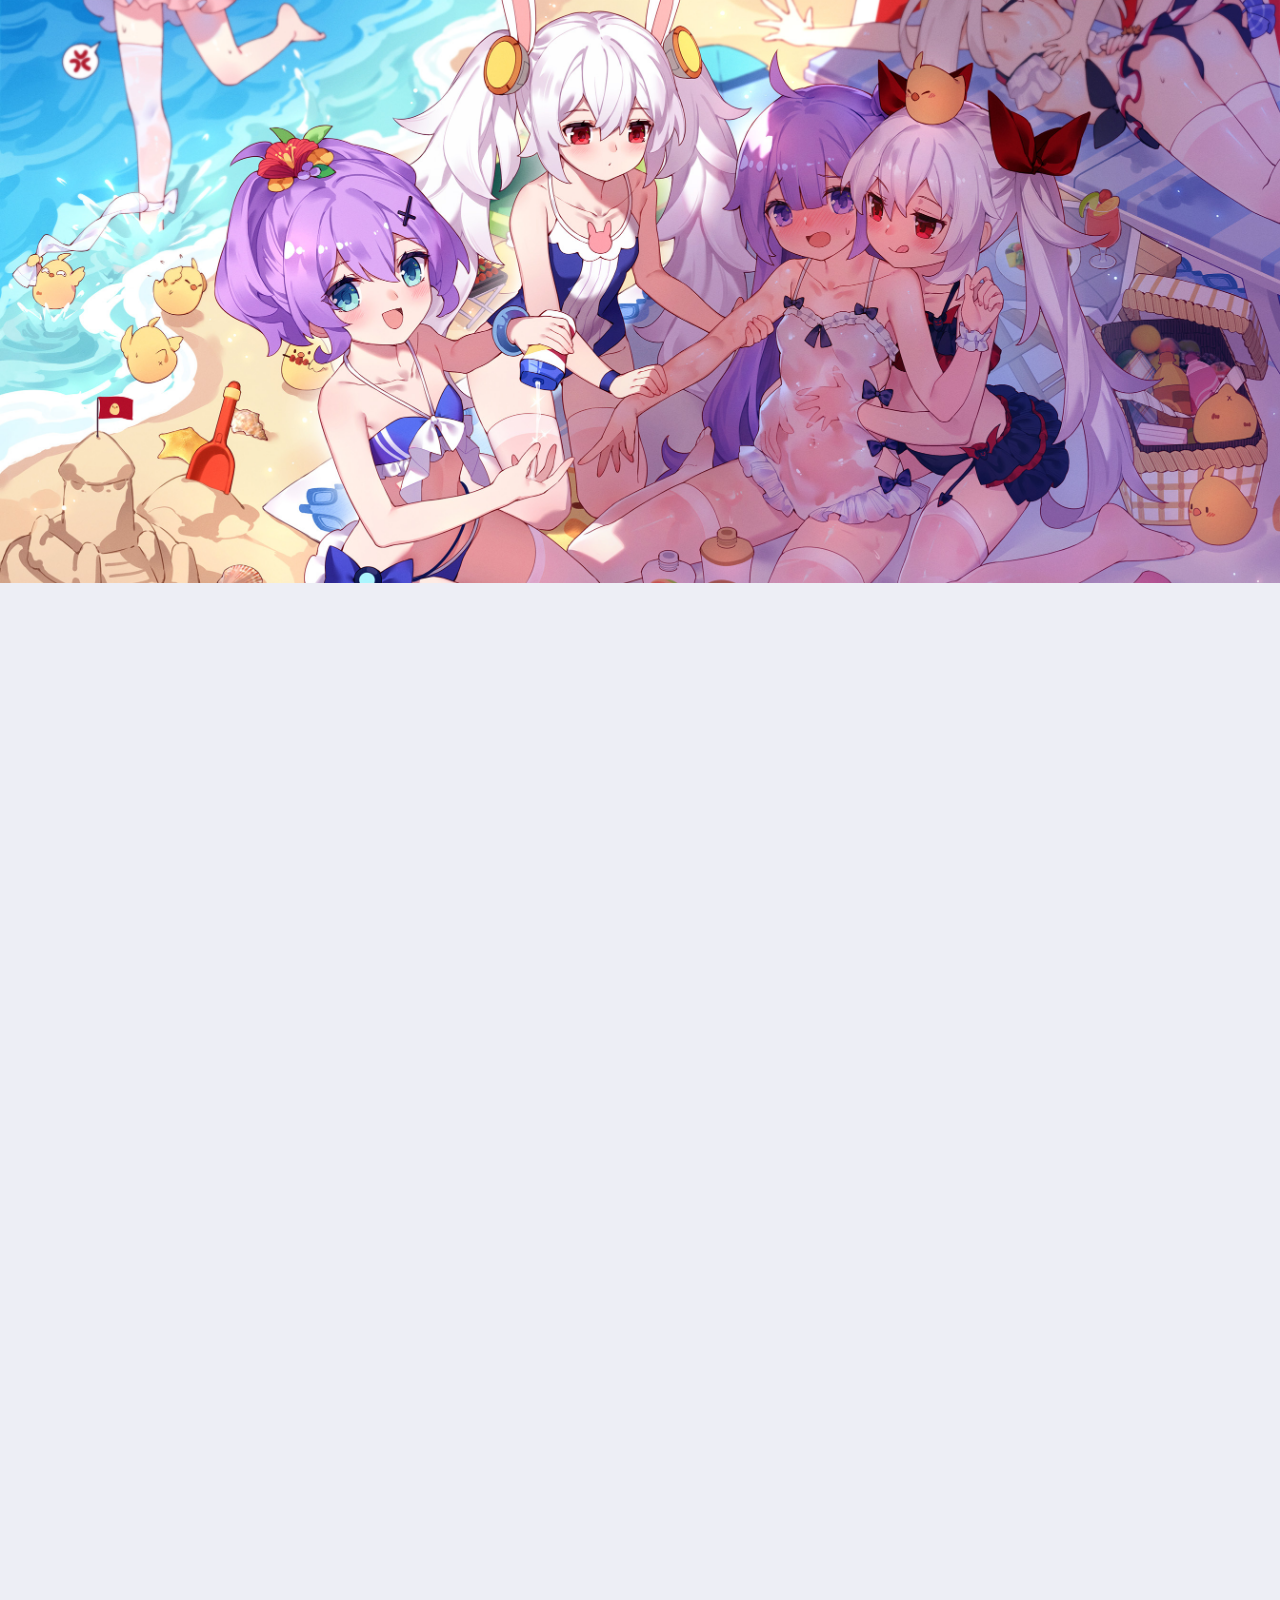
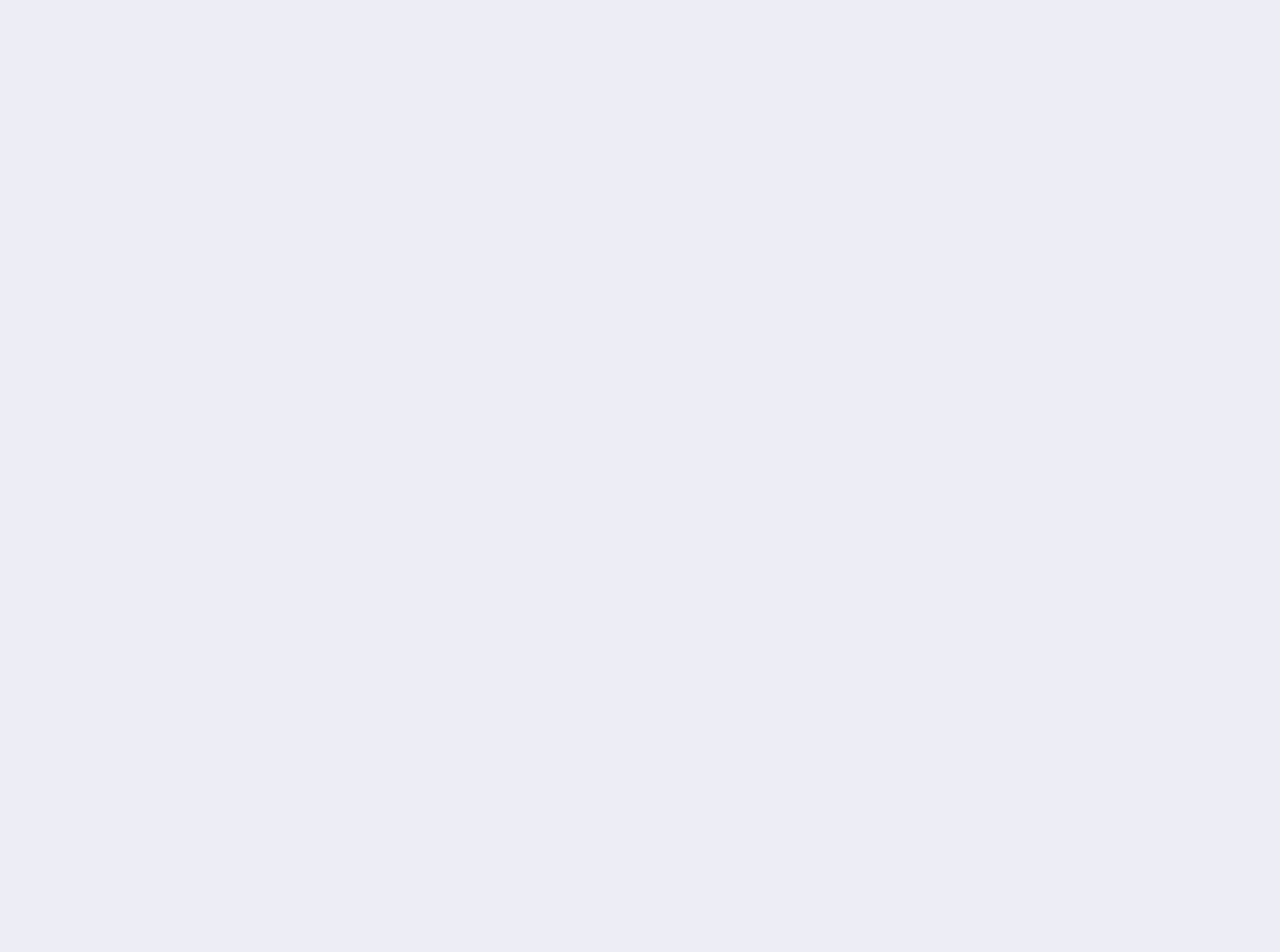
<file: index.html>
<!DOCTYPE html><html lang="zh-CN" class="bg-[var(--page-bg)] transition text-[14px] md:text-[16px]" data-overlayscrollbars-initialize data-astro-cid-sckkx6r4 style="--configHue: 280;--page-width: 75rem;--bannerOffset: 30vh;--banner-height-home: 65vh;--banner-height: 35vh;"> <head><title>一剪沐橙の小窝 - Forever MuCute.</title><meta charset="UTF-8"><meta name="description" content="一剪沐橙の小窝 - Forever MuCute."><meta name="author" content="一剪沐橙"><meta property="og:site_name" content="一剪沐橙の小窝"><meta property="og:url" content="https://mucute-qwq.github.io/"><meta property="og:title" content="一剪沐橙の小窝 - Forever MuCute."><meta property="og:description" content="一剪沐橙の小窝 - Forever MuCute."><meta property="og:type" content="website"><meta name="twitter:card" content="summary_large_image"><meta property="twitter:url" content="https://mucute-qwq.github.io/"><meta name="twitter:title" content="一剪沐橙の小窝 - Forever MuCute."><meta name="twitter:description" content="一剪沐橙の小窝 - Forever MuCute."><meta name="viewport" content="width=device-width"><meta name="generator" content="Astro v6.1.3"><link rel="icon" href="/favicon/favicon.png"><!-- Set the theme before the page is rendered to avoid a flash --><script>(function(){const DEFAULT_THEME = "auto";
const LIGHT_MODE = "light";
const DARK_MODE = "dark";
const AUTO_MODE = "auto";
const BANNER_HEIGHT_EXTEND = 30;
const PAGE_WIDTH = 75;
const configHue = 280;

			// Load the theme from local storage
			const theme = localStorage.getItem('theme') || DEFAULT_THEME;
			switch (theme) {
				case LIGHT_MODE:
					document.documentElement.classList.remove('dark');
					break
				case DARK_MODE:
					document.documentElement.classList.add('dark');
					break
				case AUTO_MODE:
					if (window.matchMedia('(prefers-color-scheme: dark)').matches) {
						document.documentElement.classList.add('dark');
					} else {
						document.documentElement.classList.remove('dark');
					}
			}

			// Load the hue from local storage
			const hue = localStorage.getItem('hue') || configHue;
			document.documentElement.style.setProperty('--hue', hue);

			// calculate the --banner-height-extend, which needs to be a multiple of 4 to avoid blurry text
			let offset = Math.floor(window.innerHeight * (BANNER_HEIGHT_EXTEND / 100));
			offset = offset - offset % 4;
			document.documentElement.style.setProperty('--banner-height-extend', `${offset}px`);
		})();</script><!-- defines global css variables. This will be applied to <html> <body> and some other elements idk why --><link rel="stylesheet" href="/_astro/Layout.m-bDb4pd.css">
<link rel="stylesheet" href="/_astro/MainGridLayout.Deb1Eb9p.css">
<link rel="stylesheet" href="/_astro/Layout.DzG3KPj2.css">
<style>input.svelte-1wah7ro:focus{outline:0}.search-panel.svelte-1wah7ro{max-height:calc(100vh - 100px);overflow-y:auto}
</style>
<link rel="stylesheet" href="/_astro/Markdown.BtniRLn_.css">
<style>#display-setting.svelte-d7tq3k input[type=range]:where(.svelte-d7tq3k){-webkit-appearance:none;height:1.5rem;background-image:var(--color-selection-bar);transition:background-image .15s ease-in-out}#display-setting.svelte-d7tq3k input[type=range]:where(.svelte-d7tq3k)::-webkit-slider-thumb{-webkit-appearance:none;height:1rem;width:.5rem;border-radius:.125rem;background:#ffffffb3;box-shadow:none}#display-setting.svelte-d7tq3k input[type=range]:where(.svelte-d7tq3k)::-webkit-slider-thumb:hover{background:#fffc}#display-setting.svelte-d7tq3k input[type=range]:where(.svelte-d7tq3k)::-webkit-slider-thumb:active{background:#fff9}#display-setting.svelte-d7tq3k input[type=range]:where(.svelte-d7tq3k)::-moz-range-thumb{-webkit-appearance:none;height:1rem;width:.5rem;border-radius:.125rem;border-width:0;background:#ffffffb3;box-shadow:none}#display-setting.svelte-d7tq3k input[type=range]:where(.svelte-d7tq3k)::-moz-range-thumb:hover{background:#fffc}#display-setting.svelte-d7tq3k input[type=range]:where(.svelte-d7tq3k)::-moz-range-thumb:active{background:#fff9}#display-setting.svelte-d7tq3k input[type=range]:where(.svelte-d7tq3k)::-ms-thumb{-webkit-appearance:none;height:1rem;width:.5rem;border-radius:.125rem;background:#ffffffb3;box-shadow:none}#display-setting.svelte-d7tq3k input[type=range]:where(.svelte-d7tq3k)::-ms-thumb:hover{background:#fffc}#display-setting.svelte-d7tq3k input[type=range]:where(.svelte-d7tq3k)::-ms-thumb:active{background:#fff9}
.expressive-code .frame{--tw-shadow: 0 0 #0000 !important;--tw-shadow-colored: 0 0 #0000 !important;box-shadow:var(--tw-ring-offset-shadow, 0 0 #0000),var(--tw-ring-shadow, 0 0 #0000),var(--tw-shadow)!important}.expressive-code .title{font-family:JetBrains Mono Variable,ui-monospace,SFMono-Regular,Menlo,Monaco,Consolas,Liberation Mono,Courier New,monospace}
</style>
<link rel="stylesheet" href="/_astro/main.BEY7wyww.css">
<link rel="stylesheet" href="/_astro/markdown-extend.CbAaoAnU.css">
<link rel="stylesheet" href="/_astro/markdown.Pa38rlSa.css">
<style>.pswp__button{margin-right:0!important;display:flex!important;height:3rem!important;width:3rem!important;align-items:center!important;justify-content:center!important;background-color:#0006!important;transition-property:color,background-color,border-color,text-decoration-color,fill,stroke,opacity,box-shadow,transform,filter,backdrop-filter!important;transition-timing-function:cubic-bezier(.4,0,.2,1)!important;transition-duration:.15s!important}.pswp__button:hover{background-color:#00000080!important}.pswp__button:active{background-color:#0009!important}.pswp__button--zoom,.pswp__button--close{margin-top:1rem!important;border-radius:.75rem!important}.pswp__button--zoom:active,.pswp__button--close:active{--tw-scale-x: .9 !important;--tw-scale-y: .9 !important;transform:translate(var(--tw-translate-x),var(--tw-translate-y)) rotate(var(--tw-rotate)) skew(var(--tw-skew-x)) skewY(var(--tw-skew-y)) scaleX(var(--tw-scale-x)) scaleY(var(--tw-scale-y))!important}.pswp__button--zoom{margin-right:.625rem!important}.pswp__button--close{margin-right:1rem!important}
.scrollbar-base.os-scrollbar{transition-property:all;transition-timing-function:cubic-bezier(.4,0,.2,1);transition-duration:.15s;pointer-events:unset}.scrollbar-base.os-scrollbar.os-scrollbar-horizontal{height:1rem;padding:.25rem .5rem}.scrollbar-base.os-scrollbar.os-scrollbar-horizontal .os-scrollbar-track .os-scrollbar-handle{height:.25rem;border-radius:9999px}.scrollbar-base.os-scrollbar.os-scrollbar-horizontal:hover .os-scrollbar-track .os-scrollbar-handle{height:.5rem}.scrollbar-base.os-scrollbar.os-scrollbar-vertical{width:1rem;padding:.25rem}.scrollbar-base.os-scrollbar.os-scrollbar-vertical .os-scrollbar-track .os-scrollbar-handle{width:.25rem;border-radius:9999px}.scrollbar-base.os-scrollbar.os-scrollbar-vertical:hover .os-scrollbar-track .os-scrollbar-handle{width:.5rem}.os-scrollbar.scrollbar-auto{--os-handle-bg: var(--scrollbar-bg);--os-handle-bg-hover: var(--scrollbar-bg-hover);--os-handle-bg-active: var(--scrollbar-bg-active)}.os-scrollbar.scrollbar-dark{--os-handle-bg: var(--scrollbar-bg-dark);--os-handle-bg-hover: var(--scrollbar-bg-hover-dark);--os-handle-bg-active: var(--scrollbar-bg-active-dark)}.os-scrollbar.scrollbar-light{--os-handle-bg: var(--scrollbar-bg-light);--os-handle-bg-hover: var(--scrollbar-bg-hover-light);--os-handle-bg-active: var(--scrollbar-bg-active-light)}
html.is-changing .transition-swup-fade{transition-property:all;transition-timing-function:cubic-bezier(.4,0,.2,1);transition-duration:.2s}html.is-animating .transition-swup-fade{--tw-translate-y: 1rem;transform:translate(var(--tw-translate-x),var(--tw-translate-y)) rotate(var(--tw-rotate)) skew(var(--tw-skew-x)) skewY(var(--tw-skew-y)) scaleX(var(--tw-scale-x)) scaleY(var(--tw-scale-y));opacity:0}@keyframes fade-in-up{0%{transform:translateY(2rem);opacity:0}to{transform:translateY(0);opacity:1}}.onload-animation{opacity:0;animation:.3s fade-in-up;animation-fill-mode:forwards}#navbar{animation-delay:0ms}#sidebar{animation-delay:.1s}#swup-container{outline:none}#content-wrapper{animation-delay:var(--content-delay)}.footer{animation-delay:.25s}#banner-credit{animation-delay:.4s}#post-container :nth-child(1){animation-delay:calc(var(--content-delay) + 0ms)}#post-container :nth-child(2){animation-delay:calc(var(--content-delay) + 50ms)}#post-container :nth-child(3){animation-delay:calc(var(--content-delay) + .1s)}#post-container :nth-child(4){animation-delay:calc(var(--content-delay) + 175ms)}#post-container :nth-child(5){animation-delay:calc(var(--content-delay) + .25s)}#post-container :nth-child(6){animation-delay:calc(var(--content-delay) + 325ms)}
</style>
<link rel="stylesheet" href="/_astro/variables.5F2HVZJR.css"><script type="module" src="/_astro/page.Ciq_ddzx.js"></script></head> <body class=" min-h-screen transition  lg:is-home enable-banner" data-overlayscrollbars-initialize data-astro-cid-sckkx6r4 style="--configHue: 280;--page-width: 75rem;--bannerOffset: 30vh;--banner-height-home: 65vh;--banner-height: 35vh;"> <div id="config-carrier" data-hue="280"></div>    <div id="top-row" class="z-50 pointer-events-none relative transition-all duration-700 max-w-[var(--page-width)] px-0 md:px-4 mx-auto"> <div id="navbar-wrapper" class="pointer-events-auto sticky top-0 transition-all"> <div id="navbar" class="z-50 onload-animation"> <div class="absolute h-8 left-0 right-0 -top-8 bg-[var(--card-bg)] transition"></div> <!-- used for onload animation --> <div class="card-base !overflow-visible max-w-[var(--page-width)] h-[4.5rem] !rounded-t-none mx-auto flex items-center justify-between px-4"> <a href="/" class="btn-plain scale-animation rounded-lg h-[3.25rem] px-5 font-bold active:scale-95"> <div class="flex flex-row text-[var(--primary)] items-center text-md"> <svg width="1em" height="1em" class="text-[1.75rem] mb-1 mr-2" data-icon="material-symbols:home-outline-rounded">   <symbol id="ai:material-symbols:home-outline-rounded" viewBox="0 0 24 24"><path fill="currentColor" d="M6 19h3v-5q0-.425.288-.712T10 13h4q.425 0 .713.288T15 14v5h3v-9l-6-4.5L6 10zm-2 0v-9q0-.475.213-.9t.587-.7l6-4.5q.525-.4 1.2-.4t1.2.4l6 4.5q.375.275.588.7T20 10v9q0 .825-.588 1.413T18 21h-4q-.425 0-.712-.288T13 20v-5h-2v5q0 .425-.288.713T10 21H6q-.825 0-1.412-.587T4 19m8-6.75"/></symbol><use href="#ai:material-symbols:home-outline-rounded"></use>  </svg> 一剪沐橙の小窝 </div> </a> <div class="hidden md:flex"> <a aria-label="主页" href="/" class="btn-plain scale-animation rounded-lg h-11 font-bold px-5 active:scale-95"> <div class="flex items-center"> 主页  </div> </a><a aria-label="归档" href="/archive/" class="btn-plain scale-animation rounded-lg h-11 font-bold px-5 active:scale-95"> <div class="flex items-center"> 归档  </div> </a><a aria-label="友链" href="/friend-link/" class="btn-plain scale-animation rounded-lg h-11 font-bold px-5 active:scale-95"> <div class="flex items-center"> 友链  </div> </a><a aria-label="关于" href="/about/" class="btn-plain scale-animation rounded-lg h-11 font-bold px-5 active:scale-95"> <div class="flex items-center"> 关于  </div> </a> </div> <div class="flex"> <!--<SearchPanel client:load>--> <style>astro-island,astro-slot,astro-static-slot{display:contents}</style><script>(()=>{var e=async t=>{await(await t())()};(self.Astro||(self.Astro={})).only=e;window.dispatchEvent(new Event("astro:only"));})();</script><script>(()=>{var A=Object.defineProperty;var g=(i,o,a)=>o in i?A(i,o,{enumerable:!0,configurable:!0,writable:!0,value:a}):i[o]=a;var d=(i,o,a)=>g(i,typeof o!="symbol"?o+"":o,a);{let i={0:t=>m(t),1:t=>a(t),2:t=>new RegExp(t),3:t=>new Date(t),4:t=>new Map(a(t)),5:t=>new Set(a(t)),6:t=>BigInt(t),7:t=>new URL(t),8:t=>new Uint8Array(t),9:t=>new Uint16Array(t),10:t=>new Uint32Array(t),11:t=>Number.POSITIVE_INFINITY*t},o=t=>{let[l,e]=t;return l in i?i[l](e):void 0},a=t=>t.map(o),m=t=>typeof t!="object"||t===null?t:Object.fromEntries(Object.entries(t).map(([l,e])=>[l,o(e)]));class y extends HTMLElement{constructor(){super(...arguments);d(this,"Component");d(this,"hydrator");d(this,"hydrate",async()=>{var b;if(!this.hydrator||!this.isConnected)return;let e=(b=this.parentElement)==null?void 0:b.closest("astro-island[ssr]");if(e){e.addEventListener("astro:hydrate",this.hydrate,{once:!0});return}let c=this.querySelectorAll("astro-slot"),n={},h=this.querySelectorAll("template[data-astro-template]");for(let r of h){let s=r.closest(this.tagName);s!=null&&s.isSameNode(this)&&(n[r.getAttribute("data-astro-template")||"default"]=r.innerHTML,r.remove())}for(let r of c){let s=r.closest(this.tagName);s!=null&&s.isSameNode(this)&&(n[r.getAttribute("name")||"default"]=r.innerHTML)}let p;try{p=this.hasAttribute("props")?m(JSON.parse(this.getAttribute("props"))):{}}catch(r){let s=this.getAttribute("component-url")||"<unknown>",v=this.getAttribute("component-export");throw v&&(s+=` (export ${v})`),console.error(`[hydrate] Error parsing props for component ${s}`,this.getAttribute("props"),r),r}let u;await this.hydrator(this)(this.Component,p,n,{client:this.getAttribute("client")}),this.removeAttribute("ssr"),this.dispatchEvent(new CustomEvent("astro:hydrate"))});d(this,"unmount",()=>{this.isConnected||this.dispatchEvent(new CustomEvent("astro:unmount"))})}disconnectedCallback(){document.removeEventListener("astro:after-swap",this.unmount),document.addEventListener("astro:after-swap",this.unmount,{once:!0})}connectedCallback(){if(!this.hasAttribute("await-children")||document.readyState==="interactive"||document.readyState==="complete")this.childrenConnectedCallback();else{let e=()=>{document.removeEventListener("DOMContentLoaded",e),c.disconnect(),this.childrenConnectedCallback()},c=new MutationObserver(()=>{var n;((n=this.lastChild)==null?void 0:n.nodeType)===Node.COMMENT_NODE&&this.lastChild.nodeValue==="astro:end"&&(this.lastChild.remove(),e())});c.observe(this,{childList:!0}),document.addEventListener("DOMContentLoaded",e)}}async childrenConnectedCallback(){let e=this.getAttribute("before-hydration-url");e&&await import(e),this.start()}async start(){let e=JSON.parse(this.getAttribute("opts")),c=this.getAttribute("client");if(Astro[c]===void 0){window.addEventListener(`astro:${c}`,()=>this.start(),{once:!0});return}try{await Astro[c](async()=>{let n=this.getAttribute("renderer-url"),[h,{default:p}]=await Promise.all([import(this.getAttribute("component-url")),n?import(n):()=>()=>{}]),u=this.getAttribute("component-export")||"default";if(!u.includes("."))this.Component=h[u];else{this.Component=h;for(let f of u.split("."))this.Component=this.Component[f]}return this.hydrator=p,this.hydrate},e,this)}catch(n){console.error(`[astro-island] Error hydrating ${this.getAttribute("component-url")}`,n)}}attributeChangedCallback(){this.hydrate()}}d(y,"observedAttributes",["props"]),customElements.get("astro-island")||customElements.define("astro-island",y)}})();</script><astro-island uid="ZeFYuk" component-url="/_astro/Search.C6i6L3uL.js" component-export="default" renderer-url="/_astro/client.svelte.DieluNNR.js" props="{}" ssr client="only" opts="{&quot;name&quot;:&quot;Search&quot;,&quot;value&quot;:&quot;svelte&quot;}"></astro-island>  <astro-island uid="1g5Aab" component-url="/_astro/LightDarkSwitch.BvyMz9Vj.js" component-export="default" renderer-url="/_astro/client.svelte.DieluNNR.js" props="{}" ssr client="only" opts="{&quot;name&quot;:&quot;LightDarkSwitch&quot;,&quot;value&quot;:&quot;svelte&quot;}"></astro-island> <button aria-label="Menu" name="Nav Menu" class="btn-plain scale-animation rounded-lg w-11 h-11 active:scale-90 md:!hidden" id="nav-menu-switch"> <svg width="1em" height="1em" class="text-[1.25rem]" data-icon="material-symbols:menu-rounded">   <symbol id="ai:material-symbols:menu-rounded" viewBox="0 0 24 24"><path fill="currentColor" d="M4 18q-.425 0-.712-.288T3 17t.288-.712T4 16h16q.425 0 .713.288T21 17t-.288.713T20 18zm0-5q-.425 0-.712-.288T3 12t.288-.712T4 11h16q.425 0 .713.288T21 12t-.288.713T20 13zm0-5q-.425 0-.712-.288T3 7t.288-.712T4 6h16q.425 0 .713.288T21 7t-.288.713T20 8z"/></symbol><use href="#ai:material-symbols:menu-rounded"></use>  </svg> </button> </div> <div id="nav-menu-panel" class="float-panel float-panel-closed absolute transition-all fixed right-4 px-2 py-2"> <a href="/" class="group flex justify-between items-center py-2 pl-3 pr-1 rounded-lg gap-8
            hover:bg-[var(--btn-plain-bg-hover)] active:bg-[var(--btn-plain-bg-active)] transition
        "> <div class="transition text-black/75 dark:text-white/75 font-bold group-hover:text-[var(--primary)] group-active:text-[var(--primary)]"> 主页 </div> <svg width="1em" height="1em" class="transition text-[1.25rem] text-[var(--primary)]" data-icon="material-symbols:chevron-right-rounded">   <symbol id="ai:material-symbols:chevron-right-rounded" viewBox="0 0 24 24"><path fill="currentColor" d="M12.6 12L8.7 8.1q-.275-.275-.275-.7t.275-.7t.7-.275t.7.275l4.6 4.6q.15.15.213.325t.062.375t-.062.375t-.213.325l-4.6 4.6q-.275.275-.7.275t-.7-.275t-.275-.7t.275-.7z"/></symbol><use href="#ai:material-symbols:chevron-right-rounded"></use>  </svg>  </a><a href="/archive/" class="group flex justify-between items-center py-2 pl-3 pr-1 rounded-lg gap-8
            hover:bg-[var(--btn-plain-bg-hover)] active:bg-[var(--btn-plain-bg-active)] transition
        "> <div class="transition text-black/75 dark:text-white/75 font-bold group-hover:text-[var(--primary)] group-active:text-[var(--primary)]"> 归档 </div> <svg width="1em" height="1em" viewBox="0 0 24 24" class="transition text-[1.25rem] text-[var(--primary)]" data-icon="material-symbols:chevron-right-rounded">   <use href="#ai:material-symbols:chevron-right-rounded"></use>  </svg>  </a><a href="/friend-link/" class="group flex justify-between items-center py-2 pl-3 pr-1 rounded-lg gap-8
            hover:bg-[var(--btn-plain-bg-hover)] active:bg-[var(--btn-plain-bg-active)] transition
        "> <div class="transition text-black/75 dark:text-white/75 font-bold group-hover:text-[var(--primary)] group-active:text-[var(--primary)]"> 友链 </div> <svg width="1em" height="1em" viewBox="0 0 24 24" class="transition text-[1.25rem] text-[var(--primary)]" data-icon="material-symbols:chevron-right-rounded">   <use href="#ai:material-symbols:chevron-right-rounded"></use>  </svg>  </a><a href="/about/" class="group flex justify-between items-center py-2 pl-3 pr-1 rounded-lg gap-8
            hover:bg-[var(--btn-plain-bg-hover)] active:bg-[var(--btn-plain-bg-active)] transition
        "> <div class="transition text-black/75 dark:text-white/75 font-bold group-hover:text-[var(--primary)] group-active:text-[var(--primary)]"> 关于 </div> <svg width="1em" height="1em" viewBox="0 0 24 24" class="transition text-[1.25rem] text-[var(--primary)]" data-icon="material-symbols:chevron-right-rounded">   <use href="#ai:material-symbols:chevron-right-rounded"></use>  </svg>  </a> </div> <astro-island uid="Kl9sd" component-url="/_astro/DisplaySettings.CWE155vg.js" component-export="default" renderer-url="/_astro/client.svelte.DieluNNR.js" props="{}" ssr client="only" opts="{&quot;name&quot;:&quot;DisplaySettings&quot;,&quot;value&quot;:&quot;svelte&quot;}"></astro-island> </div> </div> <script type="module">function c(){localStorage.theme==="dark"?(document.documentElement.classList.remove("dark"),localStorage.theme="light"):(document.documentElement.classList.add("dark"),localStorage.theme="dark")}function o(){let t=document.getElementById("scheme-switch");t&&(t.onclick=function(){c()});let n=document.getElementById("display-settings-switch");n&&(n.onclick=function(){let e=document.getElementById("display-setting");e&&e.classList.toggle("float-panel-closed")});let l=document.getElementById("nav-menu-switch");l&&(l.onclick=function(){let e=document.getElementById("nav-menu-panel");e&&e.classList.toggle("float-panel-closed")})}o();</script> <script>(function(){const scriptUrl = "/pagefind/pagefind.js";

async function loadPagefind() {
    try {
        const response = await fetch(scriptUrl, { method: 'HEAD' });
        if (!response.ok) {
            throw new Error(`Pagefind script not found: ${response.status}`);
        }

        const pagefind = await import(scriptUrl);

        await pagefind.options({
            excerptLength: 20
        });

        window.pagefind = pagefind;

        document.dispatchEvent(new CustomEvent('pagefindready'));
        console.log('Pagefind loaded and initialized successfully, event dispatched.');
    } catch (error) {
        console.error('Failed to load Pagefind:', error);
        window.pagefind = {
            search: () => Promise.resolve({ results: [] }),
            options: () => Promise.resolve(),
        };
        document.dispatchEvent(new CustomEvent('pagefindloaderror'));
        console.log('Pagefind load error, event dispatched.');
    }
}

if (document.readyState === 'loading') {
    document.addEventListener('DOMContentLoaded', loadPagefind);
} else {
    loadPagefind();
}
})();</script> </div> </div>  <div id="banner-wrapper" class="absolute z-10 w-full transition duration-700 overflow-hidden" style="top: -30vh"> <div id="banner" class="object-cover h-full transition duration-700 opacity-0 scale-105 overflow-hidden relative"> <div class="transition absolute inset-0 dark:bg-black/10 bg-opacity-50 pointer-events-none"></div>  <img src="/images/banner.png" alt="Banner image of the blog" class="w-full h-full object-cover" style="object-position: top"> </div> </div> <div class="absolute w-full z-30 pointer-events-none" style="top: calc(35vh - 3.5rem)"> <!-- The pointer-events-none here prevent blocking the click event of the TOC --> <div class="relative max-w-[var(--page-width)] mx-auto pointer-events-auto"> <div id="main-grid" class="transition duration-700 w-full left-0 right-0 grid grid-cols-[17.5rem_auto] grid-rows-[auto_1fr_auto] lg:grid-rows-[auto]
    mx-auto gap-4 px-0 md:px-4"> <!-- Banner image credit -->  <div id="sidebar" class="mb-4 row-start-2 row-end-3 col-span-2 lg:row-start-1 lg:row-end-2 lg:col-span-1 lg:max-w-[17.5rem] onload-animation w-full"> <div class="flex flex-col w-full gap-4 mb-4"> <div class="card-base p-3"> <a aria-label="Go to About Page" href="/about/" class="group block relative mx-auto mt-1 lg:mx-0 lg:mt-0 mb-3
       max-w-[12rem] lg:max-w-none overflow-hidden rounded-xl active:scale-95"> <div class="absolute transition pointer-events-none group-hover:bg-black/30 group-active:bg-black/50
        w-full h-full z-50 flex items-center justify-center"> <svg width="1.13em" height="1em" class="transition opacity-0 scale-90 group-hover:scale-100 group-hover:opacity-100 text-white text-5xl" data-icon="fa6-regular:address-card">   <symbol id="ai:fa6-regular:address-card" viewBox="0 0 576 512"><path fill="currentColor" d="M512 80c8.8 0 16 7.2 16 16v320c0 8.8-7.2 16-16 16H64c-8.8 0-16-7.2-16-16V96c0-8.8 7.2-16 16-16zM64 32C28.7 32 0 60.7 0 96v320c0 35.3 28.7 64 64 64h448c35.3 0 64-28.7 64-64V96c0-35.3-28.7-64-64-64zm144 224a64 64 0 1 0 0-128a64 64 0 1 0 0 128m-32 32c-44.2 0-80 35.8-80 80c0 8.8 7.2 16 16 16h192c8.8 0 16-7.2 16-16c0-44.2-35.8-80-80-80zm200-144c-13.3 0-24 10.7-24 24s10.7 24 24 24h80c13.3 0 24-10.7 24-24s-10.7-24-24-24zm0 96c-13.3 0-24 10.7-24 24s10.7 24 24 24h80c13.3 0 24-10.7 24-24s-10.7-24-24-24z"/></symbol><use href="#ai:fa6-regular:address-card"></use>  </svg> </div> <div class="mx-auto lg:w-full h-full lg:mt-0  overflow-hidden relative"> <div class="transition absolute inset-0 dark:bg-black/10 bg-opacity-50 pointer-events-none"></div>  <img src="/images/avatar.jpg" alt="Profile Image of the Author" class="w-full h-full object-cover" style="object-position: center"> </div> </a> <div class="px-2"> <div class="font-bold text-xl text-center mb-1 dark:text-neutral-50 transition">一剪沐橙</div> <div class="h-1 w-5 bg-[var(--primary)] mx-auto rounded-full mb-2 transition"></div> <div class="text-center text-neutral-400 mb-2.5 transition">Forever MuCute.</div> <div class="flex flex-wrap gap-2 justify-center mb-1"> <a rel="me" aria-label="GitHub" href="https://github.com/mucute-qwq" target="_blank" class="btn-regular rounded-lg h-10 w-10 active:scale-90"> <svg width="0.97em" height="1em" class="text-[1.5rem]" data-icon="fa6-brands:github">   <symbol id="ai:fa6-brands:github" viewBox="0 0 496 512"><path fill="currentColor" d="M165.9 397.4c0 2-2.3 3.6-5.2 3.6c-3.3.3-5.6-1.3-5.6-3.6c0-2 2.3-3.6 5.2-3.6c3-.3 5.6 1.3 5.6 3.6m-31.1-4.5c-.7 2 1.3 4.3 4.3 4.9c2.6 1 5.6 0 6.2-2s-1.3-4.3-4.3-5.2c-2.6-.7-5.5.3-6.2 2.3m44.2-1.7c-2.9.7-4.9 2.6-4.6 4.9c.3 2 2.9 3.3 5.9 2.6c2.9-.7 4.9-2.6 4.6-4.6c-.3-1.9-3-3.2-5.9-2.9M244.8 8C106.1 8 0 113.3 0 252c0 110.9 69.8 205.8 169.5 239.2c12.8 2.3 17.3-5.6 17.3-12.1c0-6.2-.3-40.4-.3-61.4c0 0-70 15-84.7-29.8c0 0-11.4-29.1-27.8-36.6c0 0-22.9-15.7 1.6-15.4c0 0 24.9 2 38.6 25.8c21.9 38.6 58.6 27.5 72.9 20.9c2.3-16 8.8-27.1 16-33.7c-55.9-6.2-112.3-14.3-112.3-110.5c0-27.5 7.6-41.3 23.6-58.9c-2.6-6.5-11.1-33.3 2.6-67.9c20.9-6.5 69 27 69 27c20-5.6 41.5-8.5 62.8-8.5s42.8 2.9 62.8 8.5c0 0 48.1-33.6 69-27c13.7 34.7 5.2 61.4 2.6 67.9c16 17.7 25.8 31.5 25.8 58.9c0 96.5-58.9 104.2-114.8 110.5c9.2 7.9 17 22.9 17 46.4c0 33.7-.3 75.4-.3 83.6c0 6.5 4.6 14.4 17.3 12.1C428.2 457.8 496 362.9 496 252C496 113.3 383.5 8 244.8 8M97.2 352.9c-1.3 1-1 3.3.7 5.2c1.6 1.6 3.9 2.3 5.2 1c1.3-1 1-3.3-.7-5.2c-1.6-1.6-3.9-2.3-5.2-1m-10.8-8.1c-.7 1.3.3 2.9 2.3 3.9c1.6 1 3.6.7 4.3-.7c.7-1.3-.3-2.9-2.3-3.9c-2-.6-3.6-.3-4.3.7m32.4 35.6c-1.6 1.3-1 4.3 1.3 6.2c2.3 2.3 5.2 2.6 6.5 1c1.3-1.3.7-4.3-1.3-6.2c-2.2-2.3-5.2-2.6-6.5-1m-11.4-14.7c-1.6 1-1.6 3.6 0 5.9s4.3 3.3 5.6 2.3c1.6-1.3 1.6-3.9 0-6.2c-1.4-2.3-4-3.3-5.6-2"/></symbol><use href="#ai:fa6-brands:github"></use>  </svg> </a><a rel="me" aria-label="BiliBili" href="https://space.bilibili.com/3536995034859521" target="_blank" class="btn-regular rounded-lg h-10 w-10 active:scale-90"> <svg width="1em" height="1em" class="text-[1.5rem]" data-icon="fa6-brands:bilibili">   <symbol id="ai:fa6-brands:bilibili" viewBox="0 0 512 512"><path fill="currentColor" d="M488.6 104.1c16.7 18.1 24.4 39.7 23.3 65.7v202.4c-.4 26.4-9.2 48.1-26.5 65.1c-17.2 17-39.1 25.9-65.5 26.7H92.02c-26.45-.8-48.21-9.8-65.28-27.2C9.682 419.4.767 396.5 0 368.2V169.8c.767-26 9.682-47.6 26.74-65.7C43.81 87.75 65.57 78.77 92.02 78h29.38L96.05 52.19c-5.75-5.73-8.63-13-8.63-21.79c0-8.8 2.88-16.06 8.63-21.797C101.8 2.868 109.1 0 117.9 0q13.2 0 21.9 8.603L213.1 78h88l74.5-69.397C381.7 2.868 389.2 0 398 0q13.2 0 21.9 8.603c5.7 5.737 8.6 12.997 8.6 21.797c0 8.79-2.9 16.06-8.6 21.79L394.6 78h29.3c26.4.77 48 9.75 64.7 26.1m-38.8 69.7c-.4-9.6-3.7-17.4-10.7-23.5c-5.2-6.1-14-9.4-22.7-9.8H96.05c-9.59.4-17.45 3.7-23.58 9.8c-6.14 6.1-9.4 13.9-9.78 23.5v194.4c0 9.2 3.26 17 9.78 23.5s14.38 9.8 23.58 9.8H416.4c9.2 0 17-3.3 23.3-9.8s9.7-14.3 10.1-23.5zm-264.3 42.7c6.3 6.3 9.7 14.1 10.1 23.2V273c-.4 9.2-3.7 16.9-9.8 23.2c-6.2 6.3-14 9.5-23.6 9.5s-17.5-3.2-23.6-9.5s-9.4-14-9.8-23.2v-33.3c.4-9.1 3.8-16.9 10.1-23.2s13.2-9.6 23.3-10c9.2.4 17 3.7 23.3 10m191.5 0c6.3 6.3 9.7 14.1 10.1 23.2V273c-.4 9.2-3.7 16.9-9.8 23.2s-14 9.5-23.6 9.5s-17.4-3.2-23.6-9.5c-7-6.3-9.4-14-9.7-23.2v-33.3c.3-9.1 3.7-16.9 10-23.2s14.1-9.6 23.3-10c9.2.4 17 3.7 23.3 10"/></symbol><use href="#ai:fa6-brands:bilibili"></use>  </svg> </a><a rel="me" aria-label="Email" href="mailto:3578557729@qq.com" target="_blank" class="btn-regular rounded-lg h-10 w-10 active:scale-90"> <svg width="1em" height="1em" class="text-[1.5rem]" data-icon="fa6-regular:envelope">   <symbol id="ai:fa6-regular:envelope" viewBox="0 0 512 512"><path fill="currentColor" d="M64 112c-8.8 0-16 7.2-16 16v22.1l172.5 141.6c20.7 17 50.4 17 71.1 0L464 150.1V128c0-8.8-7.2-16-16-16zM48 212.2V384c0 8.8 7.2 16 16 16h384c8.8 0 16-7.2 16-16V212.2L322 328.8c-38.4 31.5-93.7 31.5-132 0zM0 128c0-35.3 28.7-64 64-64h384c35.3 0 64 28.7 64 64v256c0 35.3-28.7 64-64 64H64c-35.3 0-64-28.7-64-64z"/></symbol><use href="#ai:fa6-regular:envelope"></use>  </svg> </a>  </div> </div> </div> </div> <div id="sidebar-sticky" class="transition-all duration-700 flex flex-col w-full gap-4 top-4 sticky top-4"> <widget-layout data-id="categories" data-is-collapsed="false" class="pb-4 card-base onload-animation" style="animation-delay: 150ms; --collapsedHeight: 7.5rem;" data-astro-cid-ucso7hve="true"> <div class="font-bold transition text-lg text-neutral-900 dark:text-neutral-100 relative ml-8 mt-4 mb-2
        before:w-1 before:h-4 before:rounded-md before:bg-[var(--primary)]
        before:absolute before:left-[-16px] before:top-[5.5px]" data-astro-cid-ucso7hve style="--collapsedHeight: 7.5rem;">分类</div> <div id="categories" class="collapse-wrapper px-4 overflow-hidden" data-astro-cid-ucso7hve style="--collapsedHeight: 7.5rem;"> <a href="/archive/?category=%E6%95%99%E7%A8%8B" aria-label="View all posts in the 教程 category"> <button class="
            w-full
            h-10
            rounded-lg
            bg-none
            hover:bg-[var(--btn-plain-bg-hover)]
            active:bg-[var(--btn-plain-bg-active)]
            transition-all
            pl-2
            hover:pl-3
            
            text-neutral-700
            hover:text-[var(--primary)]
            dark:text-neutral-300
            dark:hover:text-[var(--primary)]
        "> <div class="flex items-center justify-between relative mr-2"> <div class="overflow-hidden text-left whitespace-nowrap overflow-ellipsis  "> 教程 </div> <div class="transition px-2 h-7 ml-4 min-w-[2rem] rounded-lg text-sm font-bold
                    text-[var(--btn-content)] dark:text-[var(--deep-text)]
                    bg-[var(--btn-regular-bg)] dark:bg-[var(--primary)]
                    flex items-center justify-center"> 6 </div> </div> </button> </a><a href="/archive/?category=%E9%97%B2%E8%B0%88" aria-label="View all posts in the 闲谈 category"> <button class="
            w-full
            h-10
            rounded-lg
            bg-none
            hover:bg-[var(--btn-plain-bg-hover)]
            active:bg-[var(--btn-plain-bg-active)]
            transition-all
            pl-2
            hover:pl-3
            
            text-neutral-700
            hover:text-[var(--primary)]
            dark:text-neutral-300
            dark:hover:text-[var(--primary)]
        "> <div class="flex items-center justify-between relative mr-2"> <div class="overflow-hidden text-left whitespace-nowrap overflow-ellipsis  "> 闲谈 </div> <div class="transition px-2 h-7 ml-4 min-w-[2rem] rounded-lg text-sm font-bold
                    text-[var(--btn-content)] dark:text-[var(--deep-text)]
                    bg-[var(--btn-regular-bg)] dark:bg-[var(--primary)]
                    flex items-center justify-center"> 3 </div> </div> </button> </a> </div>  </widget-layout>  <script type="module">class d extends HTMLElement{constructor(){if(super(),this.dataset.isCollapsed!=="true")return;const e=this.dataset.id,t=this.querySelector(".expand-btn"),s=this.querySelector(`#${e}`);t.addEventListener("click",()=>{s.classList.remove("collapsed"),t.classList.add("hidden")})}}customElements.get("widget-layout")||customElements.define("widget-layout",d);</script> <widget-layout data-id="tags" data-is-collapsed="false" class="pb-4 card-base onload-animation" style="animation-delay: 200ms; --collapsedHeight: 7.5rem;" data-astro-cid-ucso7hve="true"> <div class="font-bold transition text-lg text-neutral-900 dark:text-neutral-100 relative ml-8 mt-4 mb-2
        before:w-1 before:h-4 before:rounded-md before:bg-[var(--primary)]
        before:absolute before:left-[-16px] before:top-[5.5px]" data-astro-cid-ucso7hve style="--collapsedHeight: 7.5rem;">标签</div> <div id="tags" class="collapse-wrapper px-4 overflow-hidden" data-astro-cid-ucso7hve style="--collapsedHeight: 7.5rem;">  <div class="flex gap-2 flex-wrap"> <a href="/archive/?tag=Android" aria-label="View all posts with the Android tag" class="btn-regular h-8 text-sm px-3 rounded-lg">  Android </a><a href="/archive/?tag=Bun" aria-label="View all posts with the Bun tag" class="btn-regular h-8 text-sm px-3 rounded-lg">  Bun </a><a href="/archive/?tag=C%2B%2B" aria-label="View all posts with the C++ tag" class="btn-regular h-8 text-sm px-3 rounded-lg">  C++ </a><a href="/archive/?tag=Docker" aria-label="View all posts with the Docker tag" class="btn-regular h-8 text-sm px-3 rounded-lg">  Docker </a><a href="/archive/?tag=Git" aria-label="View all posts with the Git tag" class="btn-regular h-8 text-sm px-3 rounded-lg">  Git </a><a href="/archive/?tag=LGBT" aria-label="View all posts with the LGBT tag" class="btn-regular h-8 text-sm px-3 rounded-lg">  LGBT </a><a href="/archive/?tag=Linux" aria-label="View all posts with the Linux tag" class="btn-regular h-8 text-sm px-3 rounded-lg">  Linux </a><a href="/archive/?tag=LSP" aria-label="View all posts with the LSP tag" class="btn-regular h-8 text-sm px-3 rounded-lg">  LSP </a><a href="/archive/?tag=NodeJS" aria-label="View all posts with the NodeJS tag" class="btn-regular h-8 text-sm px-3 rounded-lg">  NodeJS </a><a href="/archive/?tag=Rust" aria-label="View all posts with the Rust tag" class="btn-regular h-8 text-sm px-3 rounded-lg">  Rust </a><a href="/archive/?tag=Shell" aria-label="View all posts with the Shell tag" class="btn-regular h-8 text-sm px-3 rounded-lg">  Shell </a><a href="/archive/?tag=Software" aria-label="View all posts with the Software tag" class="btn-regular h-8 text-sm px-3 rounded-lg">  Software </a><a href="/archive/?tag=Windows" aria-label="View all posts with the Windows tag" class="btn-regular h-8 text-sm px-3 rounded-lg">  Windows </a> </div>  </div>  </widget-layout>   </div> </div> <main id="swup-container" class="transition-swup-fade col-span-2 lg:col-span-1 overflow-hidden"> <div id="content-wrapper" class="onload-animation"> <!-- the overflow-hidden here prevent long text break the layout--> <!-- make id different from windows.swup global property -->  <div class="transition flex flex-col rounded-[var(--radius-large)] bg-[var(--card-bg)] py-1 md:py-0 md:bg-transparent md:gap-4 mb-4"> <div class="card-base flex flex-col-reverse md:flex-col w-full rounded-[var(--radius-large)] overflow-hidden relative onload-animation" style="animation-delay: calc(var(--content-delay) + 0ms);; --coverWidth: 28%;" data-astro-cid-iyiqi2so> <div class="pl-6 md:pl-9 pr-6 md:pr-2 pt-6 md:pt-7 pb-6 relative w-full md:w-[calc(100%_-_52px_-_12px)]" data-astro-cid-iyiqi2so style="--coverWidth: 28%;"> <a href="/posts/node-android/" class="transition group w-full block font-bold mb-3 text-3xl text-90
        hover:text-[var(--primary)] dark:hover:text-[var(--primary)]
        active:text-[var(--title-active)] dark:active:text-[var(--title-active)]
        before:w-1 before:h-5 before:rounded-md before:bg-[var(--primary)]
        before:absolute before:top-[35px] before:left-[18px] before:hidden md:before:block
        " data-astro-cid-iyiqi2so style="--coverWidth: 28%;"> Node.js C++ / Android 嵌入器 API 及其使用 <svg width="1em" height="1em" viewBox="0 0 24 24" class="inline text-[2rem] text-[var(--primary)] md:hidden translate-y-0.5 absolute" data-astro-cid-iyiqi2so="true" data-icon="material-symbols:chevron-right-rounded">   <use href="#ai:material-symbols:chevron-right-rounded"></use>  </svg> <svg width="1em" height="1em" viewBox="0 0 24 24" class="text-[var(--primary)] text-[2rem] transition hidden md:inline absolute translate-y-0.5 opacity-0 group-hover:opacity-100 -translate-x-1 group-hover:translate-x-0" data-astro-cid-iyiqi2so="true" data-icon="material-symbols:chevron-right-rounded">   <use href="#ai:material-symbols:chevron-right-rounded"></use>  </svg> </a> <!-- metadata --> <div class="flex flex-wrap text-neutral-500 dark:text-neutral-400 items-center gap-4 gap-x-4 gap-y-2 mb-4"> <!-- publish date --> <div class="flex items-center"> <div class="meta-icon"> <svg width="1em" height="1em" class="text-xl" data-icon="material-symbols:calendar-today-outline-rounded">   <symbol id="ai:material-symbols:calendar-today-outline-rounded" viewBox="0 0 24 24"><path fill="currentColor" d="M5 22q-.825 0-1.412-.587T3 20V6q0-.825.588-1.412T5 4h1V3q0-.425.288-.712T7 2t.713.288T8 3v1h8V3q0-.425.288-.712T17 2t.713.288T18 3v1h1q.825 0 1.413.588T21 6v14q0 .825-.587 1.413T19 22zm0-2h14V10H5zM5 8h14V6H5zm0 0V6z"/></symbol><use href="#ai:material-symbols:calendar-today-outline-rounded"></use>  </svg> </div> <span class="text-50 text-sm font-medium">2026-03-27</span> </div> <!-- update date -->  <!-- categories --> <div class="flex items-center"> <div class="meta-icon"> <svg width="1em" height="1em" class="text-xl" data-icon="material-symbols:book-2-outline-rounded">   <symbol id="ai:material-symbols:book-2-outline-rounded" viewBox="0 0 24 24"><path fill="currentColor" d="M6 15.325q.35-.175.725-.25T7.5 15H8V4h-.5q-.625 0-1.062.438T6 5.5zM10 15h8V4h-8zm-4 .325V4zM7.5 22q-1.45 0-2.475-1.025T4 18.5v-13q0-1.45 1.025-2.475T7.5 2H18q.825 0 1.413.587T20 4v12.525q0 .2-.162.363t-.588.362q-.35.175-.55.5t-.2.75t.2.763t.55.487t.55.413t.2.562v.25q0 .425-.288.725T19 22zm0-2h9.325q-.15-.35-.237-.712T16.5 18.5q0-.4.075-.775t.25-.725H7.5q-.65 0-1.075.438T6 18.5q0 .65.425 1.075T7.5 20"/></symbol><use href="#ai:material-symbols:book-2-outline-rounded"></use>  </svg> </div> <div class="flex flex-row flex-nowrap items-center"> <a href="/archive/?category=%E6%95%99%E7%A8%8B" aria-label="View all posts in the 教程 category" class="link-lg transition text-50 text-sm font-medium
                            hover:text-[var(--primary)] dark:hover:text-[var(--primary)] whitespace-nowrap"> 教程 </a> </div> </div> <!-- tags --> <div class="items-center hidden md:flex"> <div class="meta-icon"> <svg width="1em" height="1em" class="text-xl" data-icon="material-symbols:tag-rounded">   <symbol id="ai:material-symbols:tag-rounded" viewBox="0 0 24 24"><path fill="currentColor" d="m9 16l-.825 3.275q-.075.325-.325.525t-.6.2q-.475 0-.775-.375T6.3 18.8L7 16H4.275q-.5 0-.8-.387T3.3 14.75q.075-.35.35-.55t.625-.2H7.5l1-4H5.775q-.5 0-.8-.387T4.8 8.75q.075-.35.35-.55t.625-.2H9l.825-3.275Q9.9 4.4 10.15 4.2t.6-.2q.475 0 .775.375t.175.825L11 8h4l.825-3.275q.075-.325.325-.525t.6-.2q.475 0 .775.375t.175.825L17 8h2.725q.5 0 .8.387t.175.863q-.075.35-.35.55t-.625.2H16.5l-1 4h2.725q.5 0 .8.388t.175.862q-.075.35-.35.55t-.625.2H15l-.825 3.275q-.075.325-.325.525t-.6.2q-.475 0-.775-.375T12.3 18.8L13 16zm.5-2h4l1-4h-4z"/></symbol><use href="#ai:material-symbols:tag-rounded"></use>  </svg> </div> <div class="flex flex-row flex-nowrap items-center"> <div class="hidden mx-1.5 text-[var(--meta-divider)] text-sm">/</div>
                <a href="/archive/?tag=Android" aria-label="View all posts with the Android tag" class="link-lg transition text-50 text-sm font-medium
                                hover:text-[var(--primary)] dark:hover:text-[var(--primary)] whitespace-nowrap"> Android </a><div class="mx-1.5 text-[var(--meta-divider)] text-sm">/</div>
                <a href="/archive/?tag=NodeJS" aria-label="View all posts with the NodeJS tag" class="link-lg transition text-50 text-sm font-medium
                                hover:text-[var(--primary)] dark:hover:text-[var(--primary)] whitespace-nowrap"> NodeJS </a><div class="mx-1.5 text-[var(--meta-divider)] text-sm">/</div>
                <a href="/archive/?tag=C%2B%2B" aria-label="View all posts with the C++ tag" class="link-lg transition text-50 text-sm font-medium
                                hover:text-[var(--primary)] dark:hover:text-[var(--primary)] whitespace-nowrap"> C++ </a>  </div> </div> </div> <!-- description --> <div class="transition text-75 mb-3.5 pr-4" data-astro-cid-iyiqi2so style="--coverWidth: 28%;"> 在 Android 上使用 Node.js C++ Embedding API。 </div> <!-- word count and read time  --> <div class="text-sm text-black/30 dark:text-white/30 flex gap-4 transition" data-astro-cid-iyiqi2so style="--coverWidth: 28%;"> <div data-astro-cid-iyiqi2so style="--coverWidth: 28%;"> 974  字 </div> <div data-astro-cid-iyiqi2so style="--coverWidth: 28%;">|</div> <div data-astro-cid-iyiqi2so style="--coverWidth: 28%;"> 5  分钟 </div> </div> </div>  <a href="/posts/node-android/" aria-label="Node.js C++ / Android 嵌入器 API 及其使用" class="!hidden md:!flex btn-regular w-[3.25rem]
         absolute right-3 top-3 bottom-3 rounded-xl bg-[var(--enter-btn-bg)]
         hover:bg-[var(--enter-btn-bg-hover)] active:bg-[var(--enter-btn-bg-active)] active:scale-95
        " data-astro-cid-iyiqi2so style="--coverWidth: 28%;"> <svg width="1em" height="1em" viewBox="0 0 24 24" class="transition text-[var(--primary)] text-4xl mx-auto" data-astro-cid-iyiqi2so="true" data-icon="material-symbols:chevron-right-rounded">   <use href="#ai:material-symbols:chevron-right-rounded"></use>  </svg> </a> </div> <div class="transition border-t-[1px] border-dashed mx-6 border-black/10 dark:border-white/[0.15] last:border-t-0 md:hidden" data-astro-cid-iyiqi2so style="--coverWidth: 28%;"></div><div class="card-base flex flex-col-reverse md:flex-col w-full rounded-[var(--radius-large)] overflow-hidden relative onload-animation" style="animation-delay: calc(var(--content-delay) + 50ms);; --coverWidth: 28%;" data-astro-cid-iyiqi2so> <div class="pl-6 md:pl-9 pr-6 md:pr-2 pt-6 md:pt-7 pb-6 relative w-full md:w-[calc(100%_-_52px_-_12px)]" data-astro-cid-iyiqi2so style="--coverWidth: 28%;"> <a href="/posts/how-i-join-lgbt-community/how-i-join-lgbt-community/" class="transition group w-full block font-bold mb-3 text-3xl text-90
        hover:text-[var(--primary)] dark:hover:text-[var(--primary)]
        active:text-[var(--title-active)] dark:active:text-[var(--title-active)]
        before:w-1 before:h-5 before:rounded-md before:bg-[var(--primary)]
        before:absolute before:top-[35px] before:left-[18px] before:hidden md:before:block
        " data-astro-cid-iyiqi2so style="--coverWidth: 28%;"> 我是如何加入 LGBT 群体的 <svg width="1em" height="1em" viewBox="0 0 24 24" class="inline text-[2rem] text-[var(--primary)] md:hidden translate-y-0.5 absolute" data-astro-cid-iyiqi2so="true" data-icon="material-symbols:chevron-right-rounded">   <use href="#ai:material-symbols:chevron-right-rounded"></use>  </svg> <svg width="1em" height="1em" viewBox="0 0 24 24" class="text-[var(--primary)] text-[2rem] transition hidden md:inline absolute translate-y-0.5 opacity-0 group-hover:opacity-100 -translate-x-1 group-hover:translate-x-0" data-astro-cid-iyiqi2so="true" data-icon="material-symbols:chevron-right-rounded">   <use href="#ai:material-symbols:chevron-right-rounded"></use>  </svg> </a> <!-- metadata --> <div class="flex flex-wrap text-neutral-500 dark:text-neutral-400 items-center gap-4 gap-x-4 gap-y-2 mb-4"> <!-- publish date --> <div class="flex items-center"> <div class="meta-icon"> <svg width="1em" height="1em" viewBox="0 0 24 24" class="text-xl" data-icon="material-symbols:calendar-today-outline-rounded">   <use href="#ai:material-symbols:calendar-today-outline-rounded"></use>  </svg> </div> <span class="text-50 text-sm font-medium">2026-01-28</span> </div> <!-- update date -->  <!-- categories --> <div class="flex items-center"> <div class="meta-icon"> <svg width="1em" height="1em" viewBox="0 0 24 24" class="text-xl" data-icon="material-symbols:book-2-outline-rounded">   <use href="#ai:material-symbols:book-2-outline-rounded"></use>  </svg> </div> <div class="flex flex-row flex-nowrap items-center"> <a href="/archive/?category=%E9%97%B2%E8%B0%88" aria-label="View all posts in the 闲谈 category" class="link-lg transition text-50 text-sm font-medium
                            hover:text-[var(--primary)] dark:hover:text-[var(--primary)] whitespace-nowrap"> 闲谈 </a> </div> </div> <!-- tags --> <div class="items-center hidden md:flex"> <div class="meta-icon"> <svg width="1em" height="1em" viewBox="0 0 24 24" class="text-xl" data-icon="material-symbols:tag-rounded">   <use href="#ai:material-symbols:tag-rounded"></use>  </svg> </div> <div class="flex flex-row flex-nowrap items-center"> <div class="hidden mx-1.5 text-[var(--meta-divider)] text-sm">/</div>
                <a href="/archive/?tag=LGBT" aria-label="View all posts with the LGBT tag" class="link-lg transition text-50 text-sm font-medium
                                hover:text-[var(--primary)] dark:hover:text-[var(--primary)] whitespace-nowrap"> LGBT </a>  </div> </div> </div> <!-- description --> <div class="transition text-75 mb-3.5 pr-4" data-astro-cid-iyiqi2so style="--coverWidth: 28%;"> 关于 LGBT，我的个人经历。 </div> <!-- word count and read time  --> <div class="text-sm text-black/30 dark:text-white/30 flex gap-4 transition" data-astro-cid-iyiqi2so style="--coverWidth: 28%;"> <div data-astro-cid-iyiqi2so style="--coverWidth: 28%;"> 1107  字 </div> <div data-astro-cid-iyiqi2so style="--coverWidth: 28%;">|</div> <div data-astro-cid-iyiqi2so style="--coverWidth: 28%;"> 6  分钟 </div> </div> </div>  <a href="/posts/how-i-join-lgbt-community/how-i-join-lgbt-community/" aria-label="我是如何加入 LGBT 群体的" class="!hidden md:!flex btn-regular w-[3.25rem]
         absolute right-3 top-3 bottom-3 rounded-xl bg-[var(--enter-btn-bg)]
         hover:bg-[var(--enter-btn-bg-hover)] active:bg-[var(--enter-btn-bg-active)] active:scale-95
        " data-astro-cid-iyiqi2so style="--coverWidth: 28%;"> <svg width="1em" height="1em" viewBox="0 0 24 24" class="transition text-[var(--primary)] text-4xl mx-auto" data-astro-cid-iyiqi2so="true" data-icon="material-symbols:chevron-right-rounded">   <use href="#ai:material-symbols:chevron-right-rounded"></use>  </svg> </a> </div> <div class="transition border-t-[1px] border-dashed mx-6 border-black/10 dark:border-white/[0.15] last:border-t-0 md:hidden" data-astro-cid-iyiqi2so style="--coverWidth: 28%;"></div><div class="card-base flex flex-col-reverse md:flex-col w-full rounded-[var(--radius-large)] overflow-hidden relative onload-animation" style="animation-delay: calc(var(--content-delay) + 100ms);; --coverWidth: 28%;" data-astro-cid-iyiqi2so> <div class="pl-6 md:pl-9 pr-6 md:pr-2 pt-6 md:pt-7 pb-6 relative w-full md:w-[calc(100%_-_52px_-_12px)]" data-astro-cid-iyiqi2so style="--coverWidth: 28%;"> <a href="/posts/integrate-lsp-for-sora-editor/" class="transition group w-full block font-bold mb-3 text-3xl text-90
        hover:text-[var(--primary)] dark:hover:text-[var(--primary)]
        active:text-[var(--title-active)] dark:active:text-[var(--title-active)]
        before:w-1 before:h-5 before:rounded-md before:bg-[var(--primary)]
        before:absolute before:top-[35px] before:left-[18px] before:hidden md:before:block
        " data-astro-cid-iyiqi2so style="--coverWidth: 28%;"> 为 Sora Editor 对接 LSP <svg width="1em" height="1em" viewBox="0 0 24 24" class="inline text-[2rem] text-[var(--primary)] md:hidden translate-y-0.5 absolute" data-astro-cid-iyiqi2so="true" data-icon="material-symbols:chevron-right-rounded">   <use href="#ai:material-symbols:chevron-right-rounded"></use>  </svg> <svg width="1em" height="1em" viewBox="0 0 24 24" class="text-[var(--primary)] text-[2rem] transition hidden md:inline absolute translate-y-0.5 opacity-0 group-hover:opacity-100 -translate-x-1 group-hover:translate-x-0" data-astro-cid-iyiqi2so="true" data-icon="material-symbols:chevron-right-rounded">   <use href="#ai:material-symbols:chevron-right-rounded"></use>  </svg> </a> <!-- metadata --> <div class="flex flex-wrap text-neutral-500 dark:text-neutral-400 items-center gap-4 gap-x-4 gap-y-2 mb-4"> <!-- publish date --> <div class="flex items-center"> <div class="meta-icon"> <svg width="1em" height="1em" viewBox="0 0 24 24" class="text-xl" data-icon="material-symbols:calendar-today-outline-rounded">   <use href="#ai:material-symbols:calendar-today-outline-rounded"></use>  </svg> </div> <span class="text-50 text-sm font-medium">2026-01-10</span> </div> <!-- update date -->  <!-- categories --> <div class="flex items-center"> <div class="meta-icon"> <svg width="1em" height="1em" viewBox="0 0 24 24" class="text-xl" data-icon="material-symbols:book-2-outline-rounded">   <use href="#ai:material-symbols:book-2-outline-rounded"></use>  </svg> </div> <div class="flex flex-row flex-nowrap items-center"> <a href="/archive/?category=%E6%95%99%E7%A8%8B" aria-label="View all posts in the 教程 category" class="link-lg transition text-50 text-sm font-medium
                            hover:text-[var(--primary)] dark:hover:text-[var(--primary)] whitespace-nowrap"> 教程 </a> </div> </div> <!-- tags --> <div class="items-center hidden md:flex"> <div class="meta-icon"> <svg width="1em" height="1em" viewBox="0 0 24 24" class="text-xl" data-icon="material-symbols:tag-rounded">   <use href="#ai:material-symbols:tag-rounded"></use>  </svg> </div> <div class="flex flex-row flex-nowrap items-center"> <div class="hidden mx-1.5 text-[var(--meta-divider)] text-sm">/</div>
                <a href="/archive/?tag=Android" aria-label="View all posts with the Android tag" class="link-lg transition text-50 text-sm font-medium
                                hover:text-[var(--primary)] dark:hover:text-[var(--primary)] whitespace-nowrap"> Android </a><div class="mx-1.5 text-[var(--meta-divider)] text-sm">/</div>
                <a href="/archive/?tag=LSP" aria-label="View all posts with the LSP tag" class="link-lg transition text-50 text-sm font-medium
                                hover:text-[var(--primary)] dark:hover:text-[var(--primary)] whitespace-nowrap"> LSP </a>  </div> </div> </div> <!-- description --> <div class="transition text-75 mb-3.5 pr-4" data-astro-cid-iyiqi2so style="--coverWidth: 28%;"> 以 typescript-language-server 为例，对接 TypeScript 语言服务器。 </div> <!-- word count and read time  --> <div class="text-sm text-black/30 dark:text-white/30 flex gap-4 transition" data-astro-cid-iyiqi2so style="--coverWidth: 28%;"> <div data-astro-cid-iyiqi2so style="--coverWidth: 28%;"> 1258  字 </div> <div data-astro-cid-iyiqi2so style="--coverWidth: 28%;">|</div> <div data-astro-cid-iyiqi2so style="--coverWidth: 28%;"> 6  分钟 </div> </div> </div>  <a href="/posts/integrate-lsp-for-sora-editor/" aria-label="为 Sora Editor 对接 LSP" class="!hidden md:!flex btn-regular w-[3.25rem]
         absolute right-3 top-3 bottom-3 rounded-xl bg-[var(--enter-btn-bg)]
         hover:bg-[var(--enter-btn-bg-hover)] active:bg-[var(--enter-btn-bg-active)] active:scale-95
        " data-astro-cid-iyiqi2so style="--coverWidth: 28%;"> <svg width="1em" height="1em" viewBox="0 0 24 24" class="transition text-[var(--primary)] text-4xl mx-auto" data-astro-cid-iyiqi2so="true" data-icon="material-symbols:chevron-right-rounded">   <use href="#ai:material-symbols:chevron-right-rounded"></use>  </svg> </a> </div> <div class="transition border-t-[1px] border-dashed mx-6 border-black/10 dark:border-white/[0.15] last:border-t-0 md:hidden" data-astro-cid-iyiqi2so style="--coverWidth: 28%;"></div><div class="card-base flex flex-col-reverse md:flex-col w-full rounded-[var(--radius-large)] overflow-hidden relative onload-animation" style="animation-delay: calc(var(--content-delay) + 150ms);; --coverWidth: 28%;" data-astro-cid-iyiqi2so> <div class="pl-6 md:pl-9 pr-6 md:pr-2 pt-6 md:pt-7 pb-6 relative w-full md:w-[calc(100%_-_52px_-_12px)]" data-astro-cid-iyiqi2so style="--coverWidth: 28%;"> <a href="/posts/write-and-run-rust-on-mobile/" class="transition group w-full block font-bold mb-3 text-3xl text-90
        hover:text-[var(--primary)] dark:hover:text-[var(--primary)]
        active:text-[var(--title-active)] dark:active:text-[var(--title-active)]
        before:w-1 before:h-5 before:rounded-md before:bg-[var(--primary)]
        before:absolute before:top-[35px] before:left-[18px] before:hidden md:before:block
        " data-astro-cid-iyiqi2so style="--coverWidth: 28%;"> 在移动设备上编写和运行 Rust <svg width="1em" height="1em" viewBox="0 0 24 24" class="inline text-[2rem] text-[var(--primary)] md:hidden translate-y-0.5 absolute" data-astro-cid-iyiqi2so="true" data-icon="material-symbols:chevron-right-rounded">   <use href="#ai:material-symbols:chevron-right-rounded"></use>  </svg> <svg width="1em" height="1em" viewBox="0 0 24 24" class="text-[var(--primary)] text-[2rem] transition hidden md:inline absolute translate-y-0.5 opacity-0 group-hover:opacity-100 -translate-x-1 group-hover:translate-x-0" data-astro-cid-iyiqi2so="true" data-icon="material-symbols:chevron-right-rounded">   <use href="#ai:material-symbols:chevron-right-rounded"></use>  </svg> </a> <!-- metadata --> <div class="flex flex-wrap text-neutral-500 dark:text-neutral-400 items-center gap-4 gap-x-4 gap-y-2 mb-4"> <!-- publish date --> <div class="flex items-center"> <div class="meta-icon"> <svg width="1em" height="1em" viewBox="0 0 24 24" class="text-xl" data-icon="material-symbols:calendar-today-outline-rounded">   <use href="#ai:material-symbols:calendar-today-outline-rounded"></use>  </svg> </div> <span class="text-50 text-sm font-medium">2025-10-24</span> </div> <!-- update date -->  <!-- categories --> <div class="flex items-center"> <div class="meta-icon"> <svg width="1em" height="1em" viewBox="0 0 24 24" class="text-xl" data-icon="material-symbols:book-2-outline-rounded">   <use href="#ai:material-symbols:book-2-outline-rounded"></use>  </svg> </div> <div class="flex flex-row flex-nowrap items-center"> <a href="/archive/?category=%E6%95%99%E7%A8%8B" aria-label="View all posts in the 教程 category" class="link-lg transition text-50 text-sm font-medium
                            hover:text-[var(--primary)] dark:hover:text-[var(--primary)] whitespace-nowrap"> 教程 </a> </div> </div> <!-- tags --> <div class="items-center hidden md:flex"> <div class="meta-icon"> <svg width="1em" height="1em" viewBox="0 0 24 24" class="text-xl" data-icon="material-symbols:tag-rounded">   <use href="#ai:material-symbols:tag-rounded"></use>  </svg> </div> <div class="flex flex-row flex-nowrap items-center"> <div class="hidden mx-1.5 text-[var(--meta-divider)] text-sm">/</div>
                <a href="/archive/?tag=Rust" aria-label="View all posts with the Rust tag" class="link-lg transition text-50 text-sm font-medium
                                hover:text-[var(--primary)] dark:hover:text-[var(--primary)] whitespace-nowrap"> Rust </a><div class="mx-1.5 text-[var(--meta-divider)] text-sm">/</div>
                <a href="/archive/?tag=Android" aria-label="View all posts with the Android tag" class="link-lg transition text-50 text-sm font-medium
                                hover:text-[var(--primary)] dark:hover:text-[var(--primary)] whitespace-nowrap"> Android </a><div class="mx-1.5 text-[var(--meta-divider)] text-sm">/</div>
                <a href="/archive/?tag=Software" aria-label="View all posts with the Software tag" class="link-lg transition text-50 text-sm font-medium
                                hover:text-[var(--primary)] dark:hover:text-[var(--primary)] whitespace-nowrap"> Software </a>  </div> </div> </div> <!-- description --> <div class="transition text-75 mb-3.5 pr-4" data-astro-cid-iyiqi2so style="--coverWidth: 28%;"> 通过使用 Rustroid 进行 Rust 编程。 </div> <!-- word count and read time  --> <div class="text-sm text-black/30 dark:text-white/30 flex gap-4 transition" data-astro-cid-iyiqi2so style="--coverWidth: 28%;"> <div data-astro-cid-iyiqi2so style="--coverWidth: 28%;"> 376  字 </div> <div data-astro-cid-iyiqi2so style="--coverWidth: 28%;">|</div> <div data-astro-cid-iyiqi2so style="--coverWidth: 28%;"> 2  分钟 </div> </div> </div>  <a href="/posts/write-and-run-rust-on-mobile/" aria-label="在移动设备上编写和运行 Rust" class="!hidden md:!flex btn-regular w-[3.25rem]
         absolute right-3 top-3 bottom-3 rounded-xl bg-[var(--enter-btn-bg)]
         hover:bg-[var(--enter-btn-bg-hover)] active:bg-[var(--enter-btn-bg-active)] active:scale-95
        " data-astro-cid-iyiqi2so style="--coverWidth: 28%;"> <svg width="1em" height="1em" viewBox="0 0 24 24" class="transition text-[var(--primary)] text-4xl mx-auto" data-astro-cid-iyiqi2so="true" data-icon="material-symbols:chevron-right-rounded">   <use href="#ai:material-symbols:chevron-right-rounded"></use>  </svg> </a> </div> <div class="transition border-t-[1px] border-dashed mx-6 border-black/10 dark:border-white/[0.15] last:border-t-0 md:hidden" data-astro-cid-iyiqi2so style="--coverWidth: 28%;"></div><div class="card-base flex flex-col-reverse md:flex-col w-full rounded-[var(--radius-large)] overflow-hidden relative onload-animation" style="animation-delay: calc(var(--content-delay) + 200ms);; --coverWidth: 28%;" data-astro-cid-iyiqi2so> <div class="pl-6 md:pl-9 pr-6 md:pr-2 pt-6 md:pt-7 pb-6 relative w-full md:w-[calc(100%_-_52px_-_12px)]" data-astro-cid-iyiqi2so style="--coverWidth: 28%;"> <a href="/posts/the-luo-in-hearts/" class="transition group w-full block font-bold mb-3 text-3xl text-90
        hover:text-[var(--primary)] dark:hover:text-[var(--primary)]
        active:text-[var(--title-active)] dark:active:text-[var(--title-active)]
        before:w-1 before:h-5 before:rounded-md before:bg-[var(--primary)]
        before:absolute before:top-[35px] before:left-[18px] before:hidden md:before:block
        " data-astro-cid-iyiqi2so style="--coverWidth: 28%;"> 每个人心中的洛神 <svg width="1em" height="1em" viewBox="0 0 24 24" class="inline text-[2rem] text-[var(--primary)] md:hidden translate-y-0.5 absolute" data-astro-cid-iyiqi2so="true" data-icon="material-symbols:chevron-right-rounded">   <use href="#ai:material-symbols:chevron-right-rounded"></use>  </svg> <svg width="1em" height="1em" viewBox="0 0 24 24" class="text-[var(--primary)] text-[2rem] transition hidden md:inline absolute translate-y-0.5 opacity-0 group-hover:opacity-100 -translate-x-1 group-hover:translate-x-0" data-astro-cid-iyiqi2so="true" data-icon="material-symbols:chevron-right-rounded">   <use href="#ai:material-symbols:chevron-right-rounded"></use>  </svg> </a> <!-- metadata --> <div class="flex flex-wrap text-neutral-500 dark:text-neutral-400 items-center gap-4 gap-x-4 gap-y-2 mb-4"> <!-- publish date --> <div class="flex items-center"> <div class="meta-icon"> <svg width="1em" height="1em" viewBox="0 0 24 24" class="text-xl" data-icon="material-symbols:calendar-today-outline-rounded">   <use href="#ai:material-symbols:calendar-today-outline-rounded"></use>  </svg> </div> <span class="text-50 text-sm font-medium">2025-09-23</span> </div> <!-- update date -->  <!-- categories --> <div class="flex items-center"> <div class="meta-icon"> <svg width="1em" height="1em" viewBox="0 0 24 24" class="text-xl" data-icon="material-symbols:book-2-outline-rounded">   <use href="#ai:material-symbols:book-2-outline-rounded"></use>  </svg> </div> <div class="flex flex-row flex-nowrap items-center"> <a href="/archive/?category=%E9%97%B2%E8%B0%88" aria-label="View all posts in the 闲谈 category" class="link-lg transition text-50 text-sm font-medium
                            hover:text-[var(--primary)] dark:hover:text-[var(--primary)] whitespace-nowrap"> 闲谈 </a> </div> </div> <!-- tags --> <div class="items-center hidden md:flex"> <div class="meta-icon"> <svg width="1em" height="1em" viewBox="0 0 24 24" class="text-xl" data-icon="material-symbols:tag-rounded">   <use href="#ai:material-symbols:tag-rounded"></use>  </svg> </div> <div class="flex flex-row flex-nowrap items-center"> <div class="hidden mx-1.5 text-[var(--meta-divider)] text-sm">/</div>
                <a href="/archive/?tag=LGBT" aria-label="View all posts with the LGBT tag" class="link-lg transition text-50 text-sm font-medium
                                hover:text-[var(--primary)] dark:hover:text-[var(--primary)] whitespace-nowrap"> LGBT </a>  </div> </div> </div> <!-- description --> <div class="transition text-75 mb-3.5 pr-4" data-astro-cid-iyiqi2so style="--coverWidth: 28%;"> 致所有 LGBT、非 LGBT 群体。 </div> <!-- word count and read time  --> <div class="text-sm text-black/30 dark:text-white/30 flex gap-4 transition" data-astro-cid-iyiqi2so style="--coverWidth: 28%;"> <div data-astro-cid-iyiqi2so style="--coverWidth: 28%;"> 1061  字 </div> <div data-astro-cid-iyiqi2so style="--coverWidth: 28%;">|</div> <div data-astro-cid-iyiqi2so style="--coverWidth: 28%;"> 5  分钟 </div> </div> </div>  <a href="/posts/the-luo-in-hearts/" aria-label="每个人心中的洛神" class="!hidden md:!flex btn-regular w-[3.25rem]
         absolute right-3 top-3 bottom-3 rounded-xl bg-[var(--enter-btn-bg)]
         hover:bg-[var(--enter-btn-bg-hover)] active:bg-[var(--enter-btn-bg-active)] active:scale-95
        " data-astro-cid-iyiqi2so style="--coverWidth: 28%;"> <svg width="1em" height="1em" viewBox="0 0 24 24" class="transition text-[var(--primary)] text-4xl mx-auto" data-astro-cid-iyiqi2so="true" data-icon="material-symbols:chevron-right-rounded">   <use href="#ai:material-symbols:chevron-right-rounded"></use>  </svg> </a> </div> <div class="transition border-t-[1px] border-dashed mx-6 border-black/10 dark:border-white/[0.15] last:border-t-0 md:hidden" data-astro-cid-iyiqi2so style="--coverWidth: 28%;"></div><div class="card-base flex flex-col-reverse md:flex-col w-full rounded-[var(--radius-large)] overflow-hidden relative onload-animation" style="animation-delay: calc(var(--content-delay) + 250ms);; --coverWidth: 28%;" data-astro-cid-iyiqi2so> <div class="pl-6 md:pl-9 pr-6 md:pr-2 pt-6 md:pt-7 pb-6 relative w-full md:w-[calc(100%_-_var(--coverWidth)_-_12px)]" data-astro-cid-iyiqi2so style="--coverWidth: 28%;"> <a href="/posts/create-my-own-blog/" class="transition group w-full block font-bold mb-3 text-3xl text-90
        hover:text-[var(--primary)] dark:hover:text-[var(--primary)]
        active:text-[var(--title-active)] dark:active:text-[var(--title-active)]
        before:w-1 before:h-5 before:rounded-md before:bg-[var(--primary)]
        before:absolute before:top-[35px] before:left-[18px] before:hidden md:before:block
        " data-astro-cid-iyiqi2so style="--coverWidth: 28%;"> 从零开始创建一个自己的博客 <svg width="1em" height="1em" viewBox="0 0 24 24" class="inline text-[2rem] text-[var(--primary)] md:hidden translate-y-0.5 absolute" data-astro-cid-iyiqi2so="true" data-icon="material-symbols:chevron-right-rounded">   <use href="#ai:material-symbols:chevron-right-rounded"></use>  </svg> <svg width="1em" height="1em" viewBox="0 0 24 24" class="text-[var(--primary)] text-[2rem] transition hidden md:inline absolute translate-y-0.5 opacity-0 group-hover:opacity-100 -translate-x-1 group-hover:translate-x-0" data-astro-cid-iyiqi2so="true" data-icon="material-symbols:chevron-right-rounded">   <use href="#ai:material-symbols:chevron-right-rounded"></use>  </svg> </a> <!-- metadata --> <div class="flex flex-wrap text-neutral-500 dark:text-neutral-400 items-center gap-4 gap-x-4 gap-y-2 mb-4"> <!-- publish date --> <div class="flex items-center"> <div class="meta-icon"> <svg width="1em" height="1em" viewBox="0 0 24 24" class="text-xl" data-icon="material-symbols:calendar-today-outline-rounded">   <use href="#ai:material-symbols:calendar-today-outline-rounded"></use>  </svg> </div> <span class="text-50 text-sm font-medium">2025-08-31</span> </div> <!-- update date -->  <!-- categories --> <div class="flex items-center"> <div class="meta-icon"> <svg width="1em" height="1em" viewBox="0 0 24 24" class="text-xl" data-icon="material-symbols:book-2-outline-rounded">   <use href="#ai:material-symbols:book-2-outline-rounded"></use>  </svg> </div> <div class="flex flex-row flex-nowrap items-center"> <a href="/archive/?category=%E6%95%99%E7%A8%8B" aria-label="View all posts in the 教程 category" class="link-lg transition text-50 text-sm font-medium
                            hover:text-[var(--primary)] dark:hover:text-[var(--primary)] whitespace-nowrap"> 教程 </a> </div> </div> <!-- tags --> <div class="items-center hidden md:flex"> <div class="meta-icon"> <svg width="1em" height="1em" viewBox="0 0 24 24" class="text-xl" data-icon="material-symbols:tag-rounded">   <use href="#ai:material-symbols:tag-rounded"></use>  </svg> </div> <div class="flex flex-row flex-nowrap items-center"> <div class="hidden mx-1.5 text-[var(--meta-divider)] text-sm">/</div>
                <a href="/archive/?tag=Bun" aria-label="View all posts with the Bun tag" class="link-lg transition text-50 text-sm font-medium
                                hover:text-[var(--primary)] dark:hover:text-[var(--primary)] whitespace-nowrap"> Bun </a><div class="mx-1.5 text-[var(--meta-divider)] text-sm">/</div>
                <a href="/archive/?tag=Git" aria-label="View all posts with the Git tag" class="link-lg transition text-50 text-sm font-medium
                                hover:text-[var(--primary)] dark:hover:text-[var(--primary)] whitespace-nowrap"> Git </a><div class="mx-1.5 text-[var(--meta-divider)] text-sm">/</div>
                <a href="/archive/?tag=Linux" aria-label="View all posts with the Linux tag" class="link-lg transition text-50 text-sm font-medium
                                hover:text-[var(--primary)] dark:hover:text-[var(--primary)] whitespace-nowrap"> Linux </a><div class="mx-1.5 text-[var(--meta-divider)] text-sm">/</div>
                <a href="/archive/?tag=Windows" aria-label="View all posts with the Windows tag" class="link-lg transition text-50 text-sm font-medium
                                hover:text-[var(--primary)] dark:hover:text-[var(--primary)] whitespace-nowrap"> Windows </a>  </div> </div> </div> <!-- description --> <div class="transition text-75 mb-3.5 pr-4" data-astro-cid-iyiqi2so style="--coverWidth: 28%;"> 使用 Hexo + Butterfly 主题。 </div> <!-- word count and read time  --> <div class="text-sm text-black/30 dark:text-white/30 flex gap-4 transition" data-astro-cid-iyiqi2so style="--coverWidth: 28%;"> <div data-astro-cid-iyiqi2so style="--coverWidth: 28%;"> 1050  字 </div> <div data-astro-cid-iyiqi2so style="--coverWidth: 28%;">|</div> <div data-astro-cid-iyiqi2so style="--coverWidth: 28%;"> 5  分钟 </div> </div> </div> <a href="/posts/create-my-own-blog/" aria-label="从零开始创建一个自己的博客" class="group max-h-[20vh] md:max-h-none mx-4 mt-4 -mb-2 md:mb-0 md:mx-0 md:mt-0 md:w-[var(--coverWidth)] relative md:absolute md:top-3 md:bottom-3 md:right-3 rounded-xl overflow-hidden active:scale-95" data-astro-cid-iyiqi2so style="--coverWidth: 28%;"> <div class="absolute pointer-events-none z-10 w-full h-full group-hover:bg-black/30 group-active:bg-black/50 transition" data-astro-cid-iyiqi2so style="--coverWidth: 28%;"></div> <div class="absolute pointer-events-none z-20 w-full h-full flex items-center justify-center " data-astro-cid-iyiqi2so style="--coverWidth: 28%;"> <svg width="1em" height="1em" viewBox="0 0 24 24" class="transition opacity-0 group-hover:opacity-100 scale-50 group-hover:scale-100 text-white text-5xl" data-astro-cid-iyiqi2so="true" data-icon="material-symbols:chevron-right-rounded">   <use href="#ai:material-symbols:chevron-right-rounded"></use>  </svg> </div> <div class="w-full h-full overflow-hidden relative"> <div class="transition absolute inset-0 dark:bg-black/10 bg-opacity-50 pointer-events-none"></div> <img src="/_astro/butterfly-official.tJQhEanx_1lRBdS.webp" alt="Cover Image of the Post" style="object-position: center" loading="lazy" decoding="async" width="1913" height="890" class="w-full h-full object-cover">  </div> </a>  </div> <div class="transition border-t-[1px] border-dashed mx-6 border-black/10 dark:border-white/[0.15] last:border-t-0 md:hidden" data-astro-cid-iyiqi2so style="--coverWidth: 28%;"></div><div class="card-base flex flex-col-reverse md:flex-col w-full rounded-[var(--radius-large)] overflow-hidden relative onload-animation" style="animation-delay: calc(var(--content-delay) + 300ms);; --coverWidth: 28%;" data-astro-cid-iyiqi2so> <div class="pl-6 md:pl-9 pr-6 md:pr-2 pt-6 md:pt-7 pb-6 relative w-full md:w-[calc(100%_-_var(--coverWidth)_-_12px)]" data-astro-cid-iyiqi2so style="--coverWidth: 28%;"> <a href="/posts/build-termux-packages/" class="transition group w-full block font-bold mb-3 text-3xl text-90
        hover:text-[var(--primary)] dark:hover:text-[var(--primary)]
        active:text-[var(--title-active)] dark:active:text-[var(--title-active)]
        before:w-1 before:h-5 before:rounded-md before:bg-[var(--primary)]
        before:absolute before:top-[35px] before:left-[18px] before:hidden md:before:block
        " data-astro-cid-iyiqi2so style="--coverWidth: 28%;"> 使用 Docker 构建 Termux Packages 中指定的包 <svg width="1em" height="1em" viewBox="0 0 24 24" class="inline text-[2rem] text-[var(--primary)] md:hidden translate-y-0.5 absolute" data-astro-cid-iyiqi2so="true" data-icon="material-symbols:chevron-right-rounded">   <use href="#ai:material-symbols:chevron-right-rounded"></use>  </svg> <svg width="1em" height="1em" viewBox="0 0 24 24" class="text-[var(--primary)] text-[2rem] transition hidden md:inline absolute translate-y-0.5 opacity-0 group-hover:opacity-100 -translate-x-1 group-hover:translate-x-0" data-astro-cid-iyiqi2so="true" data-icon="material-symbols:chevron-right-rounded">   <use href="#ai:material-symbols:chevron-right-rounded"></use>  </svg> </a> <!-- metadata --> <div class="flex flex-wrap text-neutral-500 dark:text-neutral-400 items-center gap-4 gap-x-4 gap-y-2 mb-4"> <!-- publish date --> <div class="flex items-center"> <div class="meta-icon"> <svg width="1em" height="1em" viewBox="0 0 24 24" class="text-xl" data-icon="material-symbols:calendar-today-outline-rounded">   <use href="#ai:material-symbols:calendar-today-outline-rounded"></use>  </svg> </div> <span class="text-50 text-sm font-medium">2025-08-29</span> </div> <!-- update date -->  <!-- categories --> <div class="flex items-center"> <div class="meta-icon"> <svg width="1em" height="1em" viewBox="0 0 24 24" class="text-xl" data-icon="material-symbols:book-2-outline-rounded">   <use href="#ai:material-symbols:book-2-outline-rounded"></use>  </svg> </div> <div class="flex flex-row flex-nowrap items-center"> <a href="/archive/?category=%E6%95%99%E7%A8%8B" aria-label="View all posts in the 教程 category" class="link-lg transition text-50 text-sm font-medium
                            hover:text-[var(--primary)] dark:hover:text-[var(--primary)] whitespace-nowrap"> 教程 </a> </div> </div> <!-- tags --> <div class="items-center hidden md:flex"> <div class="meta-icon"> <svg width="1em" height="1em" viewBox="0 0 24 24" class="text-xl" data-icon="material-symbols:tag-rounded">   <use href="#ai:material-symbols:tag-rounded"></use>  </svg> </div> <div class="flex flex-row flex-nowrap items-center"> <div class="hidden mx-1.5 text-[var(--meta-divider)] text-sm">/</div>
                <a href="/archive/?tag=Docker" aria-label="View all posts with the Docker tag" class="link-lg transition text-50 text-sm font-medium
                                hover:text-[var(--primary)] dark:hover:text-[var(--primary)] whitespace-nowrap"> Docker </a><div class="mx-1.5 text-[var(--meta-divider)] text-sm">/</div>
                <a href="/archive/?tag=Linux" aria-label="View all posts with the Linux tag" class="link-lg transition text-50 text-sm font-medium
                                hover:text-[var(--primary)] dark:hover:text-[var(--primary)] whitespace-nowrap"> Linux </a><div class="mx-1.5 text-[var(--meta-divider)] text-sm">/</div>
                <a href="/archive/?tag=Shell" aria-label="View all posts with the Shell tag" class="link-lg transition text-50 text-sm font-medium
                                hover:text-[var(--primary)] dark:hover:text-[var(--primary)] whitespace-nowrap"> Shell </a>  </div> </div> </div> <!-- description --> <div class="transition text-75 mb-3.5 pr-4" data-astro-cid-iyiqi2so style="--coverWidth: 28%;"> 简单几步，轻松为自己的 Android 软件编译所需要的库/可执行文件。 </div> <!-- word count and read time  --> <div class="text-sm text-black/30 dark:text-white/30 flex gap-4 transition" data-astro-cid-iyiqi2so style="--coverWidth: 28%;"> <div data-astro-cid-iyiqi2so style="--coverWidth: 28%;"> 1204  字 </div> <div data-astro-cid-iyiqi2so style="--coverWidth: 28%;">|</div> <div data-astro-cid-iyiqi2so style="--coverWidth: 28%;"> 6  分钟 </div> </div> </div> <a href="/posts/build-termux-packages/" aria-label="使用 Docker 构建 Termux Packages 中指定的包" class="group max-h-[20vh] md:max-h-none mx-4 mt-4 -mb-2 md:mb-0 md:mx-0 md:mt-0 md:w-[var(--coverWidth)] relative md:absolute md:top-3 md:bottom-3 md:right-3 rounded-xl overflow-hidden active:scale-95" data-astro-cid-iyiqi2so style="--coverWidth: 28%;"> <div class="absolute pointer-events-none z-10 w-full h-full group-hover:bg-black/30 group-active:bg-black/50 transition" data-astro-cid-iyiqi2so style="--coverWidth: 28%;"></div> <div class="absolute pointer-events-none z-20 w-full h-full flex items-center justify-center " data-astro-cid-iyiqi2so style="--coverWidth: 28%;"> <svg width="1em" height="1em" viewBox="0 0 24 24" class="transition opacity-0 group-hover:opacity-100 scale-50 group-hover:scale-100 text-white text-5xl" data-astro-cid-iyiqi2so="true" data-icon="material-symbols:chevron-right-rounded">   <use href="#ai:material-symbols:chevron-right-rounded"></use>  </svg> </div> <div class="w-full h-full overflow-hidden relative"> <div class="transition absolute inset-0 dark:bg-black/10 bg-opacity-50 pointer-events-none"></div> <img src="/_astro/docker-banner.DqHyWQse_Z96otW.svg" alt="Cover Image of the Post" style="object-position: center" loading="lazy" decoding="async" width="1920" height="1080" class="w-full h-full object-cover">  </div> </a>  </div> <div class="transition border-t-[1px] border-dashed mx-6 border-black/10 dark:border-white/[0.15] last:border-t-0 md:hidden" data-astro-cid-iyiqi2so style="--coverWidth: 28%;"></div><div class="card-base flex flex-col-reverse md:flex-col w-full rounded-[var(--radius-large)] overflow-hidden relative onload-animation" style="animation-delay: calc(var(--content-delay) + 350ms);; --coverWidth: 28%;" data-astro-cid-iyiqi2so> <div class="pl-6 md:pl-9 pr-6 md:pr-2 pt-6 md:pt-7 pb-6 relative w-full md:w-[calc(100%_-_var(--coverWidth)_-_12px)]" data-astro-cid-iyiqi2so style="--coverWidth: 28%;"> <a href="/posts/how-to-use-docker/" class="transition group w-full block font-bold mb-3 text-3xl text-90
        hover:text-[var(--primary)] dark:hover:text-[var(--primary)]
        active:text-[var(--title-active)] dark:active:text-[var(--title-active)]
        before:w-1 before:h-5 before:rounded-md before:bg-[var(--primary)]
        before:absolute before:top-[35px] before:left-[18px] before:hidden md:before:block
        " data-astro-cid-iyiqi2so style="--coverWidth: 28%;"> 如何在 Ubuntu/Windows 上使用 Docker <svg width="1em" height="1em" viewBox="0 0 24 24" class="inline text-[2rem] text-[var(--primary)] md:hidden translate-y-0.5 absolute" data-astro-cid-iyiqi2so="true" data-icon="material-symbols:chevron-right-rounded">   <use href="#ai:material-symbols:chevron-right-rounded"></use>  </svg> <svg width="1em" height="1em" viewBox="0 0 24 24" class="text-[var(--primary)] text-[2rem] transition hidden md:inline absolute translate-y-0.5 opacity-0 group-hover:opacity-100 -translate-x-1 group-hover:translate-x-0" data-astro-cid-iyiqi2so="true" data-icon="material-symbols:chevron-right-rounded">   <use href="#ai:material-symbols:chevron-right-rounded"></use>  </svg> </a> <!-- metadata --> <div class="flex flex-wrap text-neutral-500 dark:text-neutral-400 items-center gap-4 gap-x-4 gap-y-2 mb-4"> <!-- publish date --> <div class="flex items-center"> <div class="meta-icon"> <svg width="1em" height="1em" viewBox="0 0 24 24" class="text-xl" data-icon="material-symbols:calendar-today-outline-rounded">   <use href="#ai:material-symbols:calendar-today-outline-rounded"></use>  </svg> </div> <span class="text-50 text-sm font-medium">2025-08-29</span> </div> <!-- update date -->  <!-- categories --> <div class="flex items-center"> <div class="meta-icon"> <svg width="1em" height="1em" viewBox="0 0 24 24" class="text-xl" data-icon="material-symbols:book-2-outline-rounded">   <use href="#ai:material-symbols:book-2-outline-rounded"></use>  </svg> </div> <div class="flex flex-row flex-nowrap items-center"> <a href="/archive/?category=%E6%95%99%E7%A8%8B" aria-label="View all posts in the 教程 category" class="link-lg transition text-50 text-sm font-medium
                            hover:text-[var(--primary)] dark:hover:text-[var(--primary)] whitespace-nowrap"> 教程 </a> </div> </div> <!-- tags --> <div class="items-center hidden md:flex"> <div class="meta-icon"> <svg width="1em" height="1em" viewBox="0 0 24 24" class="text-xl" data-icon="material-symbols:tag-rounded">   <use href="#ai:material-symbols:tag-rounded"></use>  </svg> </div> <div class="flex flex-row flex-nowrap items-center"> <div class="hidden mx-1.5 text-[var(--meta-divider)] text-sm">/</div>
                <a href="/archive/?tag=Docker" aria-label="View all posts with the Docker tag" class="link-lg transition text-50 text-sm font-medium
                                hover:text-[var(--primary)] dark:hover:text-[var(--primary)] whitespace-nowrap"> Docker </a><div class="mx-1.5 text-[var(--meta-divider)] text-sm">/</div>
                <a href="/archive/?tag=Linux" aria-label="View all posts with the Linux tag" class="link-lg transition text-50 text-sm font-medium
                                hover:text-[var(--primary)] dark:hover:text-[var(--primary)] whitespace-nowrap"> Linux </a><div class="mx-1.5 text-[var(--meta-divider)] text-sm">/</div>
                <a href="/archive/?tag=Windows" aria-label="View all posts with the Windows tag" class="link-lg transition text-50 text-sm font-medium
                                hover:text-[var(--primary)] dark:hover:text-[var(--primary)] whitespace-nowrap"> Windows </a>  </div> </div> </div> <!-- description --> <div class="transition text-75 mb-3.5 pr-4" data-astro-cid-iyiqi2so style="--coverWidth: 28%;"> 通过简单学习，掌握 Docker 的基本使用方法。 </div> <!-- word count and read time  --> <div class="text-sm text-black/30 dark:text-white/30 flex gap-4 transition" data-astro-cid-iyiqi2so style="--coverWidth: 28%;"> <div data-astro-cid-iyiqi2so style="--coverWidth: 28%;"> 3220  字 </div> <div data-astro-cid-iyiqi2so style="--coverWidth: 28%;">|</div> <div data-astro-cid-iyiqi2so style="--coverWidth: 28%;"> 16  分钟 </div> </div> </div> <a href="/posts/how-to-use-docker/" aria-label="如何在 Ubuntu/Windows 上使用 Docker" class="group max-h-[20vh] md:max-h-none mx-4 mt-4 -mb-2 md:mb-0 md:mx-0 md:mt-0 md:w-[var(--coverWidth)] relative md:absolute md:top-3 md:bottom-3 md:right-3 rounded-xl overflow-hidden active:scale-95" data-astro-cid-iyiqi2so style="--coverWidth: 28%;"> <div class="absolute pointer-events-none z-10 w-full h-full group-hover:bg-black/30 group-active:bg-black/50 transition" data-astro-cid-iyiqi2so style="--coverWidth: 28%;"></div> <div class="absolute pointer-events-none z-20 w-full h-full flex items-center justify-center " data-astro-cid-iyiqi2so style="--coverWidth: 28%;"> <svg width="1em" height="1em" viewBox="0 0 24 24" class="transition opacity-0 group-hover:opacity-100 scale-50 group-hover:scale-100 text-white text-5xl" data-astro-cid-iyiqi2so="true" data-icon="material-symbols:chevron-right-rounded">   <use href="#ai:material-symbols:chevron-right-rounded"></use>  </svg> </div> <div class="w-full h-full overflow-hidden relative"> <div class="transition absolute inset-0 dark:bg-black/10 bg-opacity-50 pointer-events-none"></div> <img src="/_astro/docker-banner.DqHyWQse_Z96otW.svg" alt="Cover Image of the Post" style="object-position: center" loading="lazy" decoding="async" width="1920" height="1080" class="w-full h-full object-cover">  </div> </a>  </div> <div class="transition border-t-[1px] border-dashed mx-6 border-black/10 dark:border-white/[0.15] last:border-t-0 md:hidden" data-astro-cid-iyiqi2so style="--coverWidth: 28%;"></div> </div> <div class="mx-auto onload-animation flex flex-row gap-3 justify-center" style="animation-delay: calc(var(--content-delay) + 400ms)"> <a href class="btn-card overflow-hidden rounded-lg text-[var(--primary)] w-11 h-11 disabled"> <svg width="1em" height="1em" class="text-[1.75rem]" data-icon="material-symbols:chevron-left-rounded">   <symbol id="ai:material-symbols:chevron-left-rounded" viewBox="0 0 24 24"><path fill="currentColor" d="m10.8 12l3.9 3.9q.275.275.275.7t-.275.7t-.7.275t-.7-.275l-4.6-4.6q-.15-.15-.212-.325T8.425 12t.063-.375t.212-.325l4.6-4.6q.275-.275.7-.275t.7.275t.275.7t-.275.7z"/></symbol><use href="#ai:material-symbols:chevron-left-rounded"></use>  </svg> </a> <div class="bg-[var(--card-bg)] flex flex-row rounded-lg items-center text-neutral-700 dark:text-neutral-300 font-bold"> <div class="h-11 w-11 rounded-lg bg-[var(--primary)] flex items-center justify-center
                    font-bold text-white dark:text-black/70"> 1 </div><a href="/2/" aria-label="Page 2" class="btn-card w-11 h-11 rounded-lg overflow-hidden active:scale-[0.85]">2</a> </div> <a href="/2/" aria-label="Next Page" class="btn-card overflow-hidden rounded-lg text-[var(--primary)] w-11 h-11"> <svg width="1em" height="1em" viewBox="0 0 24 24" class="text-[1.75rem]" data-icon="material-symbols:chevron-right-rounded">   <use href="#ai:material-symbols:chevron-right-rounded"></use>  </svg> </a> </div>  <div class="footer col-span-2 onload-animation hidden lg:block"> <!--<div class="border-t border-[var(&#45;&#45;primary)] mx-16 border-dashed py-8 max-w-[var(&#45;&#45;page-width)] flex flex-col items-center justify-center px-6">--><div class="transition border-t border-black/10 dark:border-white/15 my-10 border-dashed mx-32"></div> <!--<div class="transition bg-[oklch(92%_0.01_var(&#45;&#45;hue))] dark:bg-black rounded-2xl py-8 mt-4 mb-8 flex flex-col items-center justify-center px-6">--> <div class="transition border-dashed border-[oklch(85%_0.01_var(--hue))] dark:border-white/15 rounded-2xl mb-12 flex flex-col items-center justify-center px-6"> <div class="transition text-50 text-sm text-center">
&copy; <span id="copyright-year">2026</span> 一剪沐橙. All Rights Reserved. <br>
Powered by
<a class="transition link text-[var(--primary)] font-medium" target="_blank" href="https://astro.build">Astro</a> &
<a class="transition link text-[var(--primary)] font-medium" target="_blank" href="https://github.com/saicaca/fuwari">Fuwari</a> </div> </div> </div> </div> </main> <div class="footer col-span-2 onload-animation block lg:hidden"> <!--<div class="border-t border-[var(&#45;&#45;primary)] mx-16 border-dashed py-8 max-w-[var(&#45;&#45;page-width)] flex flex-col items-center justify-center px-6">--><div class="transition border-t border-black/10 dark:border-white/15 my-10 border-dashed mx-32"></div> <!--<div class="transition bg-[oklch(92%_0.01_var(&#45;&#45;hue))] dark:bg-black rounded-2xl py-8 mt-4 mb-8 flex flex-col items-center justify-center px-6">--> <div class="transition border-dashed border-[oklch(85%_0.01_var(--hue))] dark:border-white/15 rounded-2xl mb-12 flex flex-col items-center justify-center px-6"> <div class="transition text-50 text-sm text-center">
&copy; <span id="copyright-year">2026</span> 一剪沐橙. All Rights Reserved. <br>
Powered by
<a class="transition link text-[var(--primary)] font-medium" target="_blank" href="https://astro.build">Astro</a> &
<a class="transition link text-[var(--primary)] font-medium" target="_blank" href="https://github.com/saicaca/fuwari">Fuwari</a> </div> </div> </div> </div> <!-- There can't be a filter on parent element, or it will break `fixed` --><div class="back-to-top-wrapper hidden lg:block" data-astro-cid-eymb5ayk> <div id="back-to-top-btn" class="back-to-top-btn hide flex items-center rounded-2xl overflow-hidden transition" onclick="backToTop()" data-astro-cid-eymb5ayk> <button aria-label="Back to Top" class="btn-card h-[3.75rem] w-[3.75rem]" data-astro-cid-eymb5ayk> <svg width="1em" height="1em" class="mx-auto" data-astro-cid-eymb5ayk="true" data-icon="material-symbols:keyboard-arrow-up-rounded">   <symbol id="ai:material-symbols:keyboard-arrow-up-rounded" viewBox="0 0 24 24"><path fill="currentColor" d="m12 10.8l-3.9 3.9q-.275.275-.7.275t-.7-.275t-.275-.7t.275-.7l4.6-4.6q.3-.3.7-.3t.7.3l4.6 4.6q.275.275.275.7t-.275.7t-.7.275t-.7-.275z"/></symbol><use href="#ai:material-symbols:keyboard-arrow-up-rounded"></use>  </svg> </button> </div> </div>  <script>
function backToTop() {
    window.scroll({ top: 0, behavior: 'smooth' });
}
</script> </div> </div>  <div class="absolute w-full z-0 hidden 2xl:block"> <div class="relative max-w-[var(--page-width)] mx-auto"> <!-- TOC component --> <div id="toc-wrapper" class="hidden lg:block transition absolute top-0 -right-[var(--toc-width)] w-[var(--toc-width)] items-center toc-hide"> <div id="toc-inner-wrapper" class="fixed top-14 w-[var(--toc-width)] h-[calc(100vh_-_20rem)] overflow-y-scroll overflow-x-hidden hide-scrollbar"> <div id="toc" class="w-full h-full transition-swup-fade "> <div class="h-8 w-full"></div> <script type="module">class l extends HTMLElement{tocEl=null;visibleClass="visible";observer;anchorNavTarget=null;headingIdxMap=new Map;headings=[];sections=[];tocEntries=[];active=[];activeIndicator=null;constructor(){super(),this.observer=new IntersectionObserver(this.markVisibleSection,{threshold:0})}markVisibleSection=t=>{t.forEach(e=>{const i=e.target.children[0]?.getAttribute("id"),s=i?this.headingIdxMap.get(i):void 0;s!=null&&(this.active[s]=e.isIntersecting),e.isIntersecting&&this.anchorNavTarget==e.target.firstChild&&(this.anchorNavTarget=null)}),this.active.includes(!0)||this.fallback(),this.update()};toggleActiveHeading=()=>{let t=this.active.length-1,e=this.active.length-1,i=-1;for(;t>=0&&!this.active[t];)this.tocEntries[t].classList.remove(this.visibleClass),t--;for(;t>=0&&this.active[t];)this.tocEntries[t].classList.add(this.visibleClass),e=Math.min(e,t),i=Math.max(i,t),t--;for(;t>=0;)this.tocEntries[t].classList.remove(this.visibleClass),t--;if(e>i)this.activeIndicator?.setAttribute("style","opacity: 0");else{let s=this.tocEl?.getBoundingClientRect().top||0,n=this.tocEl?.scrollTop||0,o=this.tocEntries[e].getBoundingClientRect().top-s+n,c=this.tocEntries[i].getBoundingClientRect().bottom-s+n;this.activeIndicator?.setAttribute("style",`top: ${o}px; height: ${c-o}px`)}};scrollToActiveHeading=()=>{if(this.anchorNavTarget||!this.tocEl)return;const t=document.querySelectorAll(`#toc .${this.visibleClass}`);if(!t.length)return;const e=t[0],i=t[t.length-1],s=this.tocEl.clientHeight;let n;i.getBoundingClientRect().bottom-e.getBoundingClientRect().top<.9*s?n=e.offsetTop-32:n=i.offsetTop-s*.8,this.tocEl.scrollTo({top:n,left:0,behavior:"smooth"})};update=()=>{requestAnimationFrame(()=>{this.toggleActiveHeading(),this.scrollToActiveHeading()})};fallback=()=>{if(this.sections.length)for(let t=0;t<this.sections.length;t++){let e=this.sections[t].getBoundingClientRect().top,i=this.sections[t].getBoundingClientRect().bottom;if(this.isInRange(e,0,window.innerHeight)||this.isInRange(i,0,window.innerHeight)||e<0&&i>window.innerHeight)this.markActiveHeading(t);else if(e>window.innerHeight)break}};markActiveHeading=t=>{this.active[t]=!0};handleAnchorClick=t=>{const e=t.composedPath().find(i=>i instanceof HTMLAnchorElement);if(e){const i=decodeURIComponent(e.hash?.substring(1)),s=this.headingIdxMap.get(i);s!==void 0?this.anchorNavTarget=this.headings[s]:this.anchorNavTarget=null}};isInRange(t,e,i){return e<t&&t<i}connectedCallback(){const t=document.querySelector(".prose");t?t.addEventListener("animationend",()=>{this.init()},{once:!0}):console.debug("Animation element not found")}init(){if(this.tocEl=document.getElementById("toc-inner-wrapper"),!!this.tocEl&&(this.tocEl.addEventListener("click",this.handleAnchorClick,{capture:!0}),this.activeIndicator=document.getElementById("active-indicator"),this.tocEntries=Array.from(document.querySelectorAll("#toc a[href^='#']")),this.tocEntries.length!==0)){this.sections=new Array(this.tocEntries.length),this.headings=new Array(this.tocEntries.length);for(let t=0;t<this.tocEntries.length;t++){const e=decodeURIComponent(this.tocEntries[t].hash?.substring(1)),i=document.getElementById(e),s=i?.parentElement;i instanceof HTMLElement&&s instanceof HTMLElement&&(this.headings[t]=i,this.sections[t]=s,this.headingIdxMap.set(e,t))}this.active=new Array(this.tocEntries.length).fill(!1),this.sections.forEach(t=>this.observer.observe(t)),this.fallback(),this.update()}}disconnectedCallback(){this.sections.forEach(t=>this.observer.unobserve(t)),this.observer.disconnect(),this.tocEl?.removeEventListener("click",this.handleAnchorClick)}}customElements.get("table-of-contents")||customElements.define("table-of-contents",l);</script> <div class="h-8 w-full"></div> </div> </div> </div> <!-- #toc needs to exist for Swup to work normally -->  </div> </div>  <!-- increase the page height during page transition to prevent the scrolling animation from jumping --> <div id="page-height-extend" class="hidden h-[300vh]" data-astro-cid-sckkx6r4 style="--configHue: 280;--page-width: 75rem;--bannerOffset: 30vh;--banner-height-home: 65vh;--banner-height: 35vh;"></div>  <script type="module" src="/_astro/Layout.astro_astro_type_script_index_0_lang.CgcZgscn.js"></script> <script type="module" src="/_astro/Layout.astro_astro_type_script_index_1_lang.CYOknm3u.js"></script></body></html>
</file>
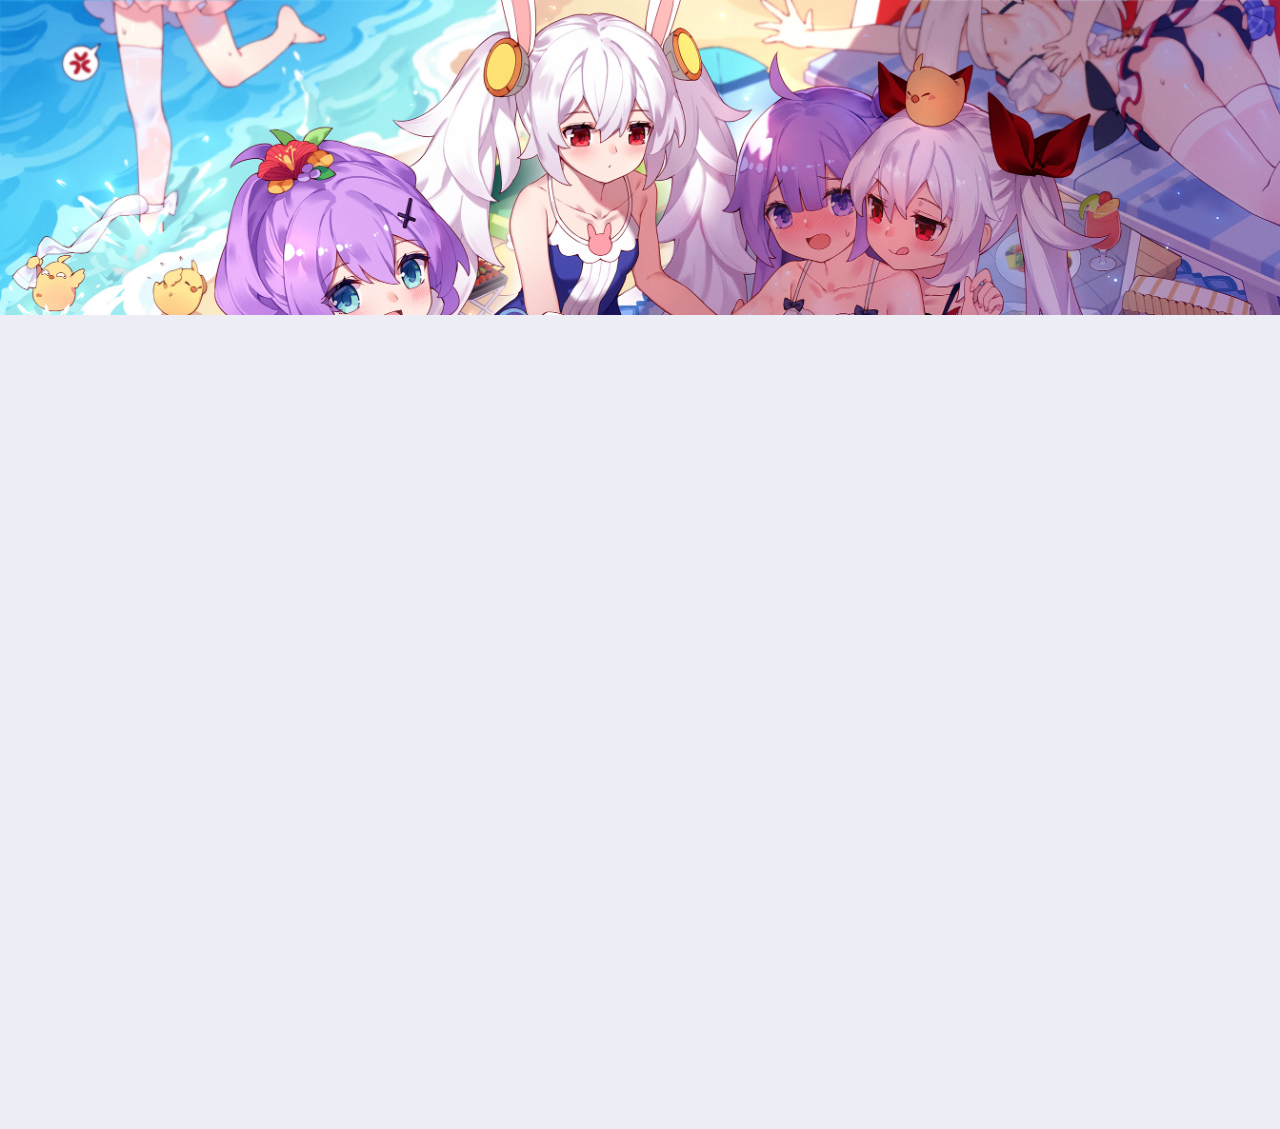
<file: 2/index.html>
<!DOCTYPE html><html lang="zh-CN" class="bg-[var(--page-bg)] transition text-[14px] md:text-[16px]" data-overlayscrollbars-initialize data-astro-cid-sckkx6r4 style="--configHue: 280;--page-width: 75rem;--bannerOffset: 30vh;--banner-height-home: 65vh;--banner-height: 35vh;"> <head><title>一剪沐橙の小窝 - Forever MuCute.</title><meta charset="UTF-8"><meta name="description" content="一剪沐橙の小窝 - Forever MuCute."><meta name="author" content="一剪沐橙"><meta property="og:site_name" content="一剪沐橙の小窝"><meta property="og:url" content="https://mucute-qwq.github.io/2/"><meta property="og:title" content="一剪沐橙の小窝 - Forever MuCute."><meta property="og:description" content="一剪沐橙の小窝 - Forever MuCute."><meta property="og:type" content="website"><meta name="twitter:card" content="summary_large_image"><meta property="twitter:url" content="https://mucute-qwq.github.io/2/"><meta name="twitter:title" content="一剪沐橙の小窝 - Forever MuCute."><meta name="twitter:description" content="一剪沐橙の小窝 - Forever MuCute."><meta name="viewport" content="width=device-width"><meta name="generator" content="Astro v6.1.4"><link rel="icon" href="/favicon/favicon.png"><!-- Set the theme before the page is rendered to avoid a flash --><script>(function(){const DEFAULT_THEME = "auto";
const LIGHT_MODE = "light";
const DARK_MODE = "dark";
const AUTO_MODE = "auto";
const BANNER_HEIGHT_EXTEND = 30;
const PAGE_WIDTH = 75;
const configHue = 280;

			// Load the theme from local storage
			const theme = localStorage.getItem('theme') || DEFAULT_THEME;
			switch (theme) {
				case LIGHT_MODE:
					document.documentElement.classList.remove('dark');
					break
				case DARK_MODE:
					document.documentElement.classList.add('dark');
					break
				case AUTO_MODE:
					if (window.matchMedia('(prefers-color-scheme: dark)').matches) {
						document.documentElement.classList.add('dark');
					} else {
						document.documentElement.classList.remove('dark');
					}
			}

			// Load the hue from local storage
			const hue = localStorage.getItem('hue') || configHue;
			document.documentElement.style.setProperty('--hue', hue);

			// calculate the --banner-height-extend, which needs to be a multiple of 4 to avoid blurry text
			let offset = Math.floor(window.innerHeight * (BANNER_HEIGHT_EXTEND / 100));
			offset = offset - offset % 4;
			document.documentElement.style.setProperty('--banner-height-extend', `${offset}px`);
		})();</script><!-- defines global css variables. This will be applied to <html> <body> and some other elements idk why --><link rel="stylesheet" href="/_astro/Layout.m-bDb4pd.css">
<link rel="stylesheet" href="/_astro/MainGridLayout.Deb1Eb9p.css">
<link rel="stylesheet" href="/_astro/Layout.DzG3KPj2.css">
<style>input.svelte-1wah7ro:focus{outline:0}.search-panel.svelte-1wah7ro{max-height:calc(100vh - 100px);overflow-y:auto}
</style>
<link rel="stylesheet" href="/_astro/Markdown.BtniRLn_.css">
<style>#display-setting.svelte-d7tq3k input[type=range]:where(.svelte-d7tq3k){-webkit-appearance:none;height:1.5rem;background-image:var(--color-selection-bar);transition:background-image .15s ease-in-out}#display-setting.svelte-d7tq3k input[type=range]:where(.svelte-d7tq3k)::-webkit-slider-thumb{-webkit-appearance:none;height:1rem;width:.5rem;border-radius:.125rem;background:#ffffffb3;box-shadow:none}#display-setting.svelte-d7tq3k input[type=range]:where(.svelte-d7tq3k)::-webkit-slider-thumb:hover{background:#fffc}#display-setting.svelte-d7tq3k input[type=range]:where(.svelte-d7tq3k)::-webkit-slider-thumb:active{background:#fff9}#display-setting.svelte-d7tq3k input[type=range]:where(.svelte-d7tq3k)::-moz-range-thumb{-webkit-appearance:none;height:1rem;width:.5rem;border-radius:.125rem;border-width:0;background:#ffffffb3;box-shadow:none}#display-setting.svelte-d7tq3k input[type=range]:where(.svelte-d7tq3k)::-moz-range-thumb:hover{background:#fffc}#display-setting.svelte-d7tq3k input[type=range]:where(.svelte-d7tq3k)::-moz-range-thumb:active{background:#fff9}#display-setting.svelte-d7tq3k input[type=range]:where(.svelte-d7tq3k)::-ms-thumb{-webkit-appearance:none;height:1rem;width:.5rem;border-radius:.125rem;background:#ffffffb3;box-shadow:none}#display-setting.svelte-d7tq3k input[type=range]:where(.svelte-d7tq3k)::-ms-thumb:hover{background:#fffc}#display-setting.svelte-d7tq3k input[type=range]:where(.svelte-d7tq3k)::-ms-thumb:active{background:#fff9}
.expressive-code .frame{--tw-shadow: 0 0 #0000 !important;--tw-shadow-colored: 0 0 #0000 !important;box-shadow:var(--tw-ring-offset-shadow, 0 0 #0000),var(--tw-ring-shadow, 0 0 #0000),var(--tw-shadow)!important}.expressive-code .title{font-family:JetBrains Mono Variable,ui-monospace,SFMono-Regular,Menlo,Monaco,Consolas,Liberation Mono,Courier New,monospace}
</style>
<link rel="stylesheet" href="/_astro/main.BEY7wyww.css">
<link rel="stylesheet" href="/_astro/markdown-extend.CbAaoAnU.css">
<link rel="stylesheet" href="/_astro/markdown.Pa38rlSa.css">
<style>.pswp__button{margin-right:0!important;display:flex!important;height:3rem!important;width:3rem!important;align-items:center!important;justify-content:center!important;background-color:#0006!important;transition-property:color,background-color,border-color,text-decoration-color,fill,stroke,opacity,box-shadow,transform,filter,backdrop-filter!important;transition-timing-function:cubic-bezier(.4,0,.2,1)!important;transition-duration:.15s!important}.pswp__button:hover{background-color:#00000080!important}.pswp__button:active{background-color:#0009!important}.pswp__button--zoom,.pswp__button--close{margin-top:1rem!important;border-radius:.75rem!important}.pswp__button--zoom:active,.pswp__button--close:active{--tw-scale-x: .9 !important;--tw-scale-y: .9 !important;transform:translate(var(--tw-translate-x),var(--tw-translate-y)) rotate(var(--tw-rotate)) skew(var(--tw-skew-x)) skewY(var(--tw-skew-y)) scaleX(var(--tw-scale-x)) scaleY(var(--tw-scale-y))!important}.pswp__button--zoom{margin-right:.625rem!important}.pswp__button--close{margin-right:1rem!important}
.scrollbar-base.os-scrollbar{transition-property:all;transition-timing-function:cubic-bezier(.4,0,.2,1);transition-duration:.15s;pointer-events:unset}.scrollbar-base.os-scrollbar.os-scrollbar-horizontal{height:1rem;padding:.25rem .5rem}.scrollbar-base.os-scrollbar.os-scrollbar-horizontal .os-scrollbar-track .os-scrollbar-handle{height:.25rem;border-radius:9999px}.scrollbar-base.os-scrollbar.os-scrollbar-horizontal:hover .os-scrollbar-track .os-scrollbar-handle{height:.5rem}.scrollbar-base.os-scrollbar.os-scrollbar-vertical{width:1rem;padding:.25rem}.scrollbar-base.os-scrollbar.os-scrollbar-vertical .os-scrollbar-track .os-scrollbar-handle{width:.25rem;border-radius:9999px}.scrollbar-base.os-scrollbar.os-scrollbar-vertical:hover .os-scrollbar-track .os-scrollbar-handle{width:.5rem}.os-scrollbar.scrollbar-auto{--os-handle-bg: var(--scrollbar-bg);--os-handle-bg-hover: var(--scrollbar-bg-hover);--os-handle-bg-active: var(--scrollbar-bg-active)}.os-scrollbar.scrollbar-dark{--os-handle-bg: var(--scrollbar-bg-dark);--os-handle-bg-hover: var(--scrollbar-bg-hover-dark);--os-handle-bg-active: var(--scrollbar-bg-active-dark)}.os-scrollbar.scrollbar-light{--os-handle-bg: var(--scrollbar-bg-light);--os-handle-bg-hover: var(--scrollbar-bg-hover-light);--os-handle-bg-active: var(--scrollbar-bg-active-light)}
html.is-changing .transition-swup-fade{transition-property:all;transition-timing-function:cubic-bezier(.4,0,.2,1);transition-duration:.2s}html.is-animating .transition-swup-fade{--tw-translate-y: 1rem;transform:translate(var(--tw-translate-x),var(--tw-translate-y)) rotate(var(--tw-rotate)) skew(var(--tw-skew-x)) skewY(var(--tw-skew-y)) scaleX(var(--tw-scale-x)) scaleY(var(--tw-scale-y));opacity:0}@keyframes fade-in-up{0%{transform:translateY(2rem);opacity:0}to{transform:translateY(0);opacity:1}}.onload-animation{opacity:0;animation:.3s fade-in-up;animation-fill-mode:forwards}#navbar{animation-delay:0ms}#sidebar{animation-delay:.1s}#swup-container{outline:none}#content-wrapper{animation-delay:var(--content-delay)}.footer{animation-delay:.25s}#banner-credit{animation-delay:.4s}#post-container :nth-child(1){animation-delay:calc(var(--content-delay) + 0ms)}#post-container :nth-child(2){animation-delay:calc(var(--content-delay) + 50ms)}#post-container :nth-child(3){animation-delay:calc(var(--content-delay) + .1s)}#post-container :nth-child(4){animation-delay:calc(var(--content-delay) + 175ms)}#post-container :nth-child(5){animation-delay:calc(var(--content-delay) + .25s)}#post-container :nth-child(6){animation-delay:calc(var(--content-delay) + 325ms)}
</style>
<link rel="stylesheet" href="/_astro/variables.5F2HVZJR.css"><script type="module" src="/_astro/page.Ciq_ddzx.js"></script></head> <body class=" min-h-screen transition  enable-banner" data-overlayscrollbars-initialize data-astro-cid-sckkx6r4 style="--configHue: 280;--page-width: 75rem;--bannerOffset: 30vh;--banner-height-home: 65vh;--banner-height: 35vh;"> <div id="config-carrier" data-hue="280"></div>    <div id="top-row" class="z-50 pointer-events-none relative transition-all duration-700 max-w-[var(--page-width)] px-0 md:px-4 mx-auto"> <div id="navbar-wrapper" class="pointer-events-auto sticky top-0 transition-all"> <div id="navbar" class="z-50 onload-animation"> <div class="absolute h-8 left-0 right-0 -top-8 bg-[var(--card-bg)] transition"></div> <!-- used for onload animation --> <div class="card-base !overflow-visible max-w-[var(--page-width)] h-[4.5rem] !rounded-t-none mx-auto flex items-center justify-between px-4"> <a href="/" class="btn-plain scale-animation rounded-lg h-[3.25rem] px-5 font-bold active:scale-95"> <div class="flex flex-row text-[var(--primary)] items-center text-md"> <svg width="1em" height="1em" class="text-[1.75rem] mb-1 mr-2" data-icon="material-symbols:home-outline-rounded">   <symbol id="ai:material-symbols:home-outline-rounded" viewBox="0 0 24 24"><path fill="currentColor" d="M6 19h3v-5q0-.425.288-.712T10 13h4q.425 0 .713.288T15 14v5h3v-9l-6-4.5L6 10zm-2 0v-9q0-.475.213-.9t.587-.7l6-4.5q.525-.4 1.2-.4t1.2.4l6 4.5q.375.275.588.7T20 10v9q0 .825-.588 1.413T18 21h-4q-.425 0-.712-.288T13 20v-5h-2v5q0 .425-.288.713T10 21H6q-.825 0-1.412-.587T4 19m8-6.75"/></symbol><use href="#ai:material-symbols:home-outline-rounded"></use>  </svg> 一剪沐橙の小窝 </div> </a> <div class="hidden md:flex"> <a aria-label="主页" href="/" class="btn-plain scale-animation rounded-lg h-11 font-bold px-5 active:scale-95"> <div class="flex items-center"> 主页  </div> </a><a aria-label="归档" href="/archive/" class="btn-plain scale-animation rounded-lg h-11 font-bold px-5 active:scale-95"> <div class="flex items-center"> 归档  </div> </a><a aria-label="友链" href="/friend-link/" class="btn-plain scale-animation rounded-lg h-11 font-bold px-5 active:scale-95"> <div class="flex items-center"> 友链  </div> </a><a aria-label="关于" href="/about/" class="btn-plain scale-animation rounded-lg h-11 font-bold px-5 active:scale-95"> <div class="flex items-center"> 关于  </div> </a> </div> <div class="flex"> <!--<SearchPanel client:load>--> <style>astro-island,astro-slot,astro-static-slot{display:contents}</style><script>(()=>{var e=async t=>{await(await t())()};(self.Astro||(self.Astro={})).only=e;window.dispatchEvent(new Event("astro:only"));})();</script><script>(()=>{var A=Object.defineProperty;var g=(i,o,a)=>o in i?A(i,o,{enumerable:!0,configurable:!0,writable:!0,value:a}):i[o]=a;var d=(i,o,a)=>g(i,typeof o!="symbol"?o+"":o,a);{let i={0:t=>m(t),1:t=>a(t),2:t=>new RegExp(t),3:t=>new Date(t),4:t=>new Map(a(t)),5:t=>new Set(a(t)),6:t=>BigInt(t),7:t=>new URL(t),8:t=>new Uint8Array(t),9:t=>new Uint16Array(t),10:t=>new Uint32Array(t),11:t=>Number.POSITIVE_INFINITY*t},o=t=>{let[l,e]=t;return l in i?i[l](e):void 0},a=t=>t.map(o),m=t=>typeof t!="object"||t===null?t:Object.fromEntries(Object.entries(t).map(([l,e])=>[l,o(e)]));class y extends HTMLElement{constructor(){super(...arguments);d(this,"Component");d(this,"hydrator");d(this,"hydrate",async()=>{var b;if(!this.hydrator||!this.isConnected)return;let e=(b=this.parentElement)==null?void 0:b.closest("astro-island[ssr]");if(e){e.addEventListener("astro:hydrate",this.hydrate,{once:!0});return}let c=this.querySelectorAll("astro-slot"),n={},h=this.querySelectorAll("template[data-astro-template]");for(let r of h){let s=r.closest(this.tagName);s!=null&&s.isSameNode(this)&&(n[r.getAttribute("data-astro-template")||"default"]=r.innerHTML,r.remove())}for(let r of c){let s=r.closest(this.tagName);s!=null&&s.isSameNode(this)&&(n[r.getAttribute("name")||"default"]=r.innerHTML)}let p;try{p=this.hasAttribute("props")?m(JSON.parse(this.getAttribute("props"))):{}}catch(r){let s=this.getAttribute("component-url")||"<unknown>",v=this.getAttribute("component-export");throw v&&(s+=` (export ${v})`),console.error(`[hydrate] Error parsing props for component ${s}`,this.getAttribute("props"),r),r}let u;await this.hydrator(this)(this.Component,p,n,{client:this.getAttribute("client")}),this.removeAttribute("ssr"),this.dispatchEvent(new CustomEvent("astro:hydrate"))});d(this,"unmount",()=>{this.isConnected||this.dispatchEvent(new CustomEvent("astro:unmount"))})}disconnectedCallback(){document.removeEventListener("astro:after-swap",this.unmount),document.addEventListener("astro:after-swap",this.unmount,{once:!0})}connectedCallback(){if(!this.hasAttribute("await-children")||document.readyState==="interactive"||document.readyState==="complete")this.childrenConnectedCallback();else{let e=()=>{document.removeEventListener("DOMContentLoaded",e),c.disconnect(),this.childrenConnectedCallback()},c=new MutationObserver(()=>{var n;((n=this.lastChild)==null?void 0:n.nodeType)===Node.COMMENT_NODE&&this.lastChild.nodeValue==="astro:end"&&(this.lastChild.remove(),e())});c.observe(this,{childList:!0}),document.addEventListener("DOMContentLoaded",e)}}async childrenConnectedCallback(){let e=this.getAttribute("before-hydration-url");e&&await import(e),this.start()}async start(){let e=JSON.parse(this.getAttribute("opts")),c=this.getAttribute("client");if(Astro[c]===void 0){window.addEventListener(`astro:${c}`,()=>this.start(),{once:!0});return}try{await Astro[c](async()=>{let n=this.getAttribute("renderer-url"),[h,{default:p}]=await Promise.all([import(this.getAttribute("component-url")),n?import(n):()=>()=>{}]),u=this.getAttribute("component-export")||"default";if(!u.includes("."))this.Component=h[u];else{this.Component=h;for(let f of u.split("."))this.Component=this.Component[f]}return this.hydrator=p,this.hydrate},e,this)}catch(n){console.error(`[astro-island] Error hydrating ${this.getAttribute("component-url")}`,n)}}attributeChangedCallback(){this.hydrate()}}d(y,"observedAttributes",["props"]),customElements.get("astro-island")||customElements.define("astro-island",y)}})();</script><astro-island uid="ZeFYuk" component-url="/_astro/Search.C6i6L3uL.js" component-export="default" renderer-url="/_astro/client.svelte.DieluNNR.js" props="{}" ssr client="only" opts="{&quot;name&quot;:&quot;Search&quot;,&quot;value&quot;:&quot;svelte&quot;}"></astro-island>  <astro-island uid="1g5Aab" component-url="/_astro/LightDarkSwitch.BvyMz9Vj.js" component-export="default" renderer-url="/_astro/client.svelte.DieluNNR.js" props="{}" ssr client="only" opts="{&quot;name&quot;:&quot;LightDarkSwitch&quot;,&quot;value&quot;:&quot;svelte&quot;}"></astro-island> <button aria-label="Menu" name="Nav Menu" class="btn-plain scale-animation rounded-lg w-11 h-11 active:scale-90 md:!hidden" id="nav-menu-switch"> <svg width="1em" height="1em" class="text-[1.25rem]" data-icon="material-symbols:menu-rounded">   <symbol id="ai:material-symbols:menu-rounded" viewBox="0 0 24 24"><path fill="currentColor" d="M4 18q-.425 0-.712-.288T3 17t.288-.712T4 16h16q.425 0 .713.288T21 17t-.288.713T20 18zm0-5q-.425 0-.712-.288T3 12t.288-.712T4 11h16q.425 0 .713.288T21 12t-.288.713T20 13zm0-5q-.425 0-.712-.288T3 7t.288-.712T4 6h16q.425 0 .713.288T21 7t-.288.713T20 8z"/></symbol><use href="#ai:material-symbols:menu-rounded"></use>  </svg> </button> </div> <div id="nav-menu-panel" class="float-panel float-panel-closed absolute transition-all fixed right-4 px-2 py-2"> <a href="/" class="group flex justify-between items-center py-2 pl-3 pr-1 rounded-lg gap-8
            hover:bg-[var(--btn-plain-bg-hover)] active:bg-[var(--btn-plain-bg-active)] transition
        "> <div class="transition text-black/75 dark:text-white/75 font-bold group-hover:text-[var(--primary)] group-active:text-[var(--primary)]"> 主页 </div> <svg width="1em" height="1em" class="transition text-[1.25rem] text-[var(--primary)]" data-icon="material-symbols:chevron-right-rounded">   <symbol id="ai:material-symbols:chevron-right-rounded" viewBox="0 0 24 24"><path fill="currentColor" d="M12.6 12L8.7 8.1q-.275-.275-.275-.7t.275-.7t.7-.275t.7.275l4.6 4.6q.15.15.213.325t.062.375t-.062.375t-.213.325l-4.6 4.6q-.275.275-.7.275t-.7-.275t-.275-.7t.275-.7z"/></symbol><use href="#ai:material-symbols:chevron-right-rounded"></use>  </svg>  </a><a href="/archive/" class="group flex justify-between items-center py-2 pl-3 pr-1 rounded-lg gap-8
            hover:bg-[var(--btn-plain-bg-hover)] active:bg-[var(--btn-plain-bg-active)] transition
        "> <div class="transition text-black/75 dark:text-white/75 font-bold group-hover:text-[var(--primary)] group-active:text-[var(--primary)]"> 归档 </div> <svg width="1em" height="1em" viewBox="0 0 24 24" class="transition text-[1.25rem] text-[var(--primary)]" data-icon="material-symbols:chevron-right-rounded">   <use href="#ai:material-symbols:chevron-right-rounded"></use>  </svg>  </a><a href="/friend-link/" class="group flex justify-between items-center py-2 pl-3 pr-1 rounded-lg gap-8
            hover:bg-[var(--btn-plain-bg-hover)] active:bg-[var(--btn-plain-bg-active)] transition
        "> <div class="transition text-black/75 dark:text-white/75 font-bold group-hover:text-[var(--primary)] group-active:text-[var(--primary)]"> 友链 </div> <svg width="1em" height="1em" viewBox="0 0 24 24" class="transition text-[1.25rem] text-[var(--primary)]" data-icon="material-symbols:chevron-right-rounded">   <use href="#ai:material-symbols:chevron-right-rounded"></use>  </svg>  </a><a href="/about/" class="group flex justify-between items-center py-2 pl-3 pr-1 rounded-lg gap-8
            hover:bg-[var(--btn-plain-bg-hover)] active:bg-[var(--btn-plain-bg-active)] transition
        "> <div class="transition text-black/75 dark:text-white/75 font-bold group-hover:text-[var(--primary)] group-active:text-[var(--primary)]"> 关于 </div> <svg width="1em" height="1em" viewBox="0 0 24 24" class="transition text-[1.25rem] text-[var(--primary)]" data-icon="material-symbols:chevron-right-rounded">   <use href="#ai:material-symbols:chevron-right-rounded"></use>  </svg>  </a> </div> <astro-island uid="Kl9sd" component-url="/_astro/DisplaySettings.CWE155vg.js" component-export="default" renderer-url="/_astro/client.svelte.DieluNNR.js" props="{}" ssr client="only" opts="{&quot;name&quot;:&quot;DisplaySettings&quot;,&quot;value&quot;:&quot;svelte&quot;}"></astro-island> </div> </div> <script type="module">function c(){localStorage.theme==="dark"?(document.documentElement.classList.remove("dark"),localStorage.theme="light"):(document.documentElement.classList.add("dark"),localStorage.theme="dark")}function o(){let t=document.getElementById("scheme-switch");t&&(t.onclick=function(){c()});let n=document.getElementById("display-settings-switch");n&&(n.onclick=function(){let e=document.getElementById("display-setting");e&&e.classList.toggle("float-panel-closed")});let l=document.getElementById("nav-menu-switch");l&&(l.onclick=function(){let e=document.getElementById("nav-menu-panel");e&&e.classList.toggle("float-panel-closed")})}o();</script> <script>(function(){const scriptUrl = "/pagefind/pagefind.js";

async function loadPagefind() {
    try {
        const response = await fetch(scriptUrl, { method: 'HEAD' });
        if (!response.ok) {
            throw new Error(`Pagefind script not found: ${response.status}`);
        }

        const pagefind = await import(scriptUrl);

        await pagefind.options({
            excerptLength: 20
        });

        window.pagefind = pagefind;

        document.dispatchEvent(new CustomEvent('pagefindready'));
        console.log('Pagefind loaded and initialized successfully, event dispatched.');
    } catch (error) {
        console.error('Failed to load Pagefind:', error);
        window.pagefind = {
            search: () => Promise.resolve({ results: [] }),
            options: () => Promise.resolve(),
        };
        document.dispatchEvent(new CustomEvent('pagefindloaderror'));
        console.log('Pagefind load error, event dispatched.');
    }
}

if (document.readyState === 'loading') {
    document.addEventListener('DOMContentLoaded', loadPagefind);
} else {
    loadPagefind();
}
})();</script> </div> </div>  <div id="banner-wrapper" class="absolute z-10 w-full transition duration-700 overflow-hidden" style="top: -30vh"> <div id="banner" class="object-cover h-full transition duration-700 opacity-0 scale-105 overflow-hidden relative"> <div class="transition absolute inset-0 dark:bg-black/10 bg-opacity-50 pointer-events-none"></div>  <img src="/images/banner.png" alt="Banner image of the blog" class="w-full h-full object-cover" style="object-position: top"> </div> </div> <div class="absolute w-full z-30 pointer-events-none" style="top: calc(35vh - 3.5rem)"> <!-- The pointer-events-none here prevent blocking the click event of the TOC --> <div class="relative max-w-[var(--page-width)] mx-auto pointer-events-auto"> <div id="main-grid" class="transition duration-700 w-full left-0 right-0 grid grid-cols-[17.5rem_auto] grid-rows-[auto_1fr_auto] lg:grid-rows-[auto]
    mx-auto gap-4 px-0 md:px-4"> <!-- Banner image credit -->  <div id="sidebar" class="mb-4 row-start-2 row-end-3 col-span-2 lg:row-start-1 lg:row-end-2 lg:col-span-1 lg:max-w-[17.5rem] onload-animation w-full"> <div class="flex flex-col w-full gap-4 mb-4"> <div class="card-base p-3"> <a aria-label="Go to About Page" href="/about/" class="group block relative mx-auto mt-1 lg:mx-0 lg:mt-0 mb-3
       max-w-[12rem] lg:max-w-none overflow-hidden rounded-xl active:scale-95"> <div class="absolute transition pointer-events-none group-hover:bg-black/30 group-active:bg-black/50
        w-full h-full z-50 flex items-center justify-center"> <svg width="1.13em" height="1em" class="transition opacity-0 scale-90 group-hover:scale-100 group-hover:opacity-100 text-white text-5xl" data-icon="fa6-regular:address-card">   <symbol id="ai:fa6-regular:address-card" viewBox="0 0 576 512"><path fill="currentColor" d="M512 80c8.8 0 16 7.2 16 16v320c0 8.8-7.2 16-16 16H64c-8.8 0-16-7.2-16-16V96c0-8.8 7.2-16 16-16zM64 32C28.7 32 0 60.7 0 96v320c0 35.3 28.7 64 64 64h448c35.3 0 64-28.7 64-64V96c0-35.3-28.7-64-64-64zm144 224a64 64 0 1 0 0-128a64 64 0 1 0 0 128m-32 32c-44.2 0-80 35.8-80 80c0 8.8 7.2 16 16 16h192c8.8 0 16-7.2 16-16c0-44.2-35.8-80-80-80zm200-144c-13.3 0-24 10.7-24 24s10.7 24 24 24h80c13.3 0 24-10.7 24-24s-10.7-24-24-24zm0 96c-13.3 0-24 10.7-24 24s10.7 24 24 24h80c13.3 0 24-10.7 24-24s-10.7-24-24-24z"/></symbol><use href="#ai:fa6-regular:address-card"></use>  </svg> </div> <div class="mx-auto lg:w-full h-full lg:mt-0  overflow-hidden relative"> <div class="transition absolute inset-0 dark:bg-black/10 bg-opacity-50 pointer-events-none"></div>  <img src="/images/avatar.jpg" alt="Profile Image of the Author" class="w-full h-full object-cover" style="object-position: center"> </div> </a> <div class="px-2"> <div class="font-bold text-xl text-center mb-1 dark:text-neutral-50 transition">一剪沐橙</div> <div class="h-1 w-5 bg-[var(--primary)] mx-auto rounded-full mb-2 transition"></div> <div class="text-center text-neutral-400 mb-2.5 transition">Forever MuCute.</div> <div class="flex flex-wrap gap-2 justify-center mb-1"> <a rel="me" aria-label="GitHub" href="https://github.com/mucute-qwq" target="_blank" class="btn-regular rounded-lg h-10 w-10 active:scale-90"> <svg width="0.97em" height="1em" class="text-[1.5rem]" data-icon="fa6-brands:github">   <symbol id="ai:fa6-brands:github" viewBox="0 0 496 512"><path fill="currentColor" d="M165.9 397.4c0 2-2.3 3.6-5.2 3.6c-3.3.3-5.6-1.3-5.6-3.6c0-2 2.3-3.6 5.2-3.6c3-.3 5.6 1.3 5.6 3.6m-31.1-4.5c-.7 2 1.3 4.3 4.3 4.9c2.6 1 5.6 0 6.2-2s-1.3-4.3-4.3-5.2c-2.6-.7-5.5.3-6.2 2.3m44.2-1.7c-2.9.7-4.9 2.6-4.6 4.9c.3 2 2.9 3.3 5.9 2.6c2.9-.7 4.9-2.6 4.6-4.6c-.3-1.9-3-3.2-5.9-2.9M244.8 8C106.1 8 0 113.3 0 252c0 110.9 69.8 205.8 169.5 239.2c12.8 2.3 17.3-5.6 17.3-12.1c0-6.2-.3-40.4-.3-61.4c0 0-70 15-84.7-29.8c0 0-11.4-29.1-27.8-36.6c0 0-22.9-15.7 1.6-15.4c0 0 24.9 2 38.6 25.8c21.9 38.6 58.6 27.5 72.9 20.9c2.3-16 8.8-27.1 16-33.7c-55.9-6.2-112.3-14.3-112.3-110.5c0-27.5 7.6-41.3 23.6-58.9c-2.6-6.5-11.1-33.3 2.6-67.9c20.9-6.5 69 27 69 27c20-5.6 41.5-8.5 62.8-8.5s42.8 2.9 62.8 8.5c0 0 48.1-33.6 69-27c13.7 34.7 5.2 61.4 2.6 67.9c16 17.7 25.8 31.5 25.8 58.9c0 96.5-58.9 104.2-114.8 110.5c9.2 7.9 17 22.9 17 46.4c0 33.7-.3 75.4-.3 83.6c0 6.5 4.6 14.4 17.3 12.1C428.2 457.8 496 362.9 496 252C496 113.3 383.5 8 244.8 8M97.2 352.9c-1.3 1-1 3.3.7 5.2c1.6 1.6 3.9 2.3 5.2 1c1.3-1 1-3.3-.7-5.2c-1.6-1.6-3.9-2.3-5.2-1m-10.8-8.1c-.7 1.3.3 2.9 2.3 3.9c1.6 1 3.6.7 4.3-.7c.7-1.3-.3-2.9-2.3-3.9c-2-.6-3.6-.3-4.3.7m32.4 35.6c-1.6 1.3-1 4.3 1.3 6.2c2.3 2.3 5.2 2.6 6.5 1c1.3-1.3.7-4.3-1.3-6.2c-2.2-2.3-5.2-2.6-6.5-1m-11.4-14.7c-1.6 1-1.6 3.6 0 5.9s4.3 3.3 5.6 2.3c1.6-1.3 1.6-3.9 0-6.2c-1.4-2.3-4-3.3-5.6-2"/></symbol><use href="#ai:fa6-brands:github"></use>  </svg> </a><a rel="me" aria-label="BiliBili" href="https://space.bilibili.com/3536995034859521" target="_blank" class="btn-regular rounded-lg h-10 w-10 active:scale-90"> <svg width="1em" height="1em" class="text-[1.5rem]" data-icon="fa6-brands:bilibili">   <symbol id="ai:fa6-brands:bilibili" viewBox="0 0 512 512"><path fill="currentColor" d="M488.6 104.1c16.7 18.1 24.4 39.7 23.3 65.7v202.4c-.4 26.4-9.2 48.1-26.5 65.1c-17.2 17-39.1 25.9-65.5 26.7H92.02c-26.45-.8-48.21-9.8-65.28-27.2C9.682 419.4.767 396.5 0 368.2V169.8c.767-26 9.682-47.6 26.74-65.7C43.81 87.75 65.57 78.77 92.02 78h29.38L96.05 52.19c-5.75-5.73-8.63-13-8.63-21.79c0-8.8 2.88-16.06 8.63-21.797C101.8 2.868 109.1 0 117.9 0q13.2 0 21.9 8.603L213.1 78h88l74.5-69.397C381.7 2.868 389.2 0 398 0q13.2 0 21.9 8.603c5.7 5.737 8.6 12.997 8.6 21.797c0 8.79-2.9 16.06-8.6 21.79L394.6 78h29.3c26.4.77 48 9.75 64.7 26.1m-38.8 69.7c-.4-9.6-3.7-17.4-10.7-23.5c-5.2-6.1-14-9.4-22.7-9.8H96.05c-9.59.4-17.45 3.7-23.58 9.8c-6.14 6.1-9.4 13.9-9.78 23.5v194.4c0 9.2 3.26 17 9.78 23.5s14.38 9.8 23.58 9.8H416.4c9.2 0 17-3.3 23.3-9.8s9.7-14.3 10.1-23.5zm-264.3 42.7c6.3 6.3 9.7 14.1 10.1 23.2V273c-.4 9.2-3.7 16.9-9.8 23.2c-6.2 6.3-14 9.5-23.6 9.5s-17.5-3.2-23.6-9.5s-9.4-14-9.8-23.2v-33.3c.4-9.1 3.8-16.9 10.1-23.2s13.2-9.6 23.3-10c9.2.4 17 3.7 23.3 10m191.5 0c6.3 6.3 9.7 14.1 10.1 23.2V273c-.4 9.2-3.7 16.9-9.8 23.2s-14 9.5-23.6 9.5s-17.4-3.2-23.6-9.5c-7-6.3-9.4-14-9.7-23.2v-33.3c.3-9.1 3.7-16.9 10-23.2s14.1-9.6 23.3-10c9.2.4 17 3.7 23.3 10"/></symbol><use href="#ai:fa6-brands:bilibili"></use>  </svg> </a><a rel="me" aria-label="Email" href="mailto:3578557729@qq.com" target="_blank" class="btn-regular rounded-lg h-10 w-10 active:scale-90"> <svg width="1em" height="1em" class="text-[1.5rem]" data-icon="fa6-regular:envelope">   <symbol id="ai:fa6-regular:envelope" viewBox="0 0 512 512"><path fill="currentColor" d="M64 112c-8.8 0-16 7.2-16 16v22.1l172.5 141.6c20.7 17 50.4 17 71.1 0L464 150.1V128c0-8.8-7.2-16-16-16zM48 212.2V384c0 8.8 7.2 16 16 16h384c8.8 0 16-7.2 16-16V212.2L322 328.8c-38.4 31.5-93.7 31.5-132 0zM0 128c0-35.3 28.7-64 64-64h384c35.3 0 64 28.7 64 64v256c0 35.3-28.7 64-64 64H64c-35.3 0-64-28.7-64-64z"/></symbol><use href="#ai:fa6-regular:envelope"></use>  </svg> </a>  </div> </div> </div> </div> <div id="sidebar-sticky" class="transition-all duration-700 flex flex-col w-full gap-4 top-4 sticky top-4"> <widget-layout data-id="categories" data-is-collapsed="false" class="pb-4 card-base onload-animation" style="animation-delay: 150ms; --collapsedHeight: 7.5rem;" data-astro-cid-ucso7hve="true"> <div class="font-bold transition text-lg text-neutral-900 dark:text-neutral-100 relative ml-8 mt-4 mb-2
        before:w-1 before:h-4 before:rounded-md before:bg-[var(--primary)]
        before:absolute before:left-[-16px] before:top-[5.5px]" data-astro-cid-ucso7hve style="--collapsedHeight: 7.5rem;">分类</div> <div id="categories" class="collapse-wrapper px-4 overflow-hidden" data-astro-cid-ucso7hve style="--collapsedHeight: 7.5rem;"> <a href="/archive/?category=%E6%95%99%E7%A8%8B" aria-label="View all posts in the 教程 category"> <button class="
            w-full
            h-10
            rounded-lg
            bg-none
            hover:bg-[var(--btn-plain-bg-hover)]
            active:bg-[var(--btn-plain-bg-active)]
            transition-all
            pl-2
            hover:pl-3
            
            text-neutral-700
            hover:text-[var(--primary)]
            dark:text-neutral-300
            dark:hover:text-[var(--primary)]
        "> <div class="flex items-center justify-between relative mr-2"> <div class="overflow-hidden text-left whitespace-nowrap overflow-ellipsis  "> 教程 </div> <div class="transition px-2 h-7 ml-4 min-w-[2rem] rounded-lg text-sm font-bold
                    text-[var(--btn-content)] dark:text-[var(--deep-text)]
                    bg-[var(--btn-regular-bg)] dark:bg-[var(--primary)]
                    flex items-center justify-center"> 6 </div> </div> </button> </a><a href="/archive/?category=%E9%97%B2%E8%B0%88" aria-label="View all posts in the 闲谈 category"> <button class="
            w-full
            h-10
            rounded-lg
            bg-none
            hover:bg-[var(--btn-plain-bg-hover)]
            active:bg-[var(--btn-plain-bg-active)]
            transition-all
            pl-2
            hover:pl-3
            
            text-neutral-700
            hover:text-[var(--primary)]
            dark:text-neutral-300
            dark:hover:text-[var(--primary)]
        "> <div class="flex items-center justify-between relative mr-2"> <div class="overflow-hidden text-left whitespace-nowrap overflow-ellipsis  "> 闲谈 </div> <div class="transition px-2 h-7 ml-4 min-w-[2rem] rounded-lg text-sm font-bold
                    text-[var(--btn-content)] dark:text-[var(--deep-text)]
                    bg-[var(--btn-regular-bg)] dark:bg-[var(--primary)]
                    flex items-center justify-center"> 3 </div> </div> </button> </a> </div>  </widget-layout>  <script type="module">class d extends HTMLElement{constructor(){if(super(),this.dataset.isCollapsed!=="true")return;const e=this.dataset.id,t=this.querySelector(".expand-btn"),s=this.querySelector(`#${e}`);t.addEventListener("click",()=>{s.classList.remove("collapsed"),t.classList.add("hidden")})}}customElements.get("widget-layout")||customElements.define("widget-layout",d);</script> <widget-layout data-id="tags" data-is-collapsed="false" class="pb-4 card-base onload-animation" style="animation-delay: 200ms; --collapsedHeight: 7.5rem;" data-astro-cid-ucso7hve="true"> <div class="font-bold transition text-lg text-neutral-900 dark:text-neutral-100 relative ml-8 mt-4 mb-2
        before:w-1 before:h-4 before:rounded-md before:bg-[var(--primary)]
        before:absolute before:left-[-16px] before:top-[5.5px]" data-astro-cid-ucso7hve style="--collapsedHeight: 7.5rem;">标签</div> <div id="tags" class="collapse-wrapper px-4 overflow-hidden" data-astro-cid-ucso7hve style="--collapsedHeight: 7.5rem;">  <div class="flex gap-2 flex-wrap"> <a href="/archive/?tag=Android" aria-label="View all posts with the Android tag" class="btn-regular h-8 text-sm px-3 rounded-lg">  Android </a><a href="/archive/?tag=Bun" aria-label="View all posts with the Bun tag" class="btn-regular h-8 text-sm px-3 rounded-lg">  Bun </a><a href="/archive/?tag=C%2B%2B" aria-label="View all posts with the C++ tag" class="btn-regular h-8 text-sm px-3 rounded-lg">  C++ </a><a href="/archive/?tag=Docker" aria-label="View all posts with the Docker tag" class="btn-regular h-8 text-sm px-3 rounded-lg">  Docker </a><a href="/archive/?tag=Git" aria-label="View all posts with the Git tag" class="btn-regular h-8 text-sm px-3 rounded-lg">  Git </a><a href="/archive/?tag=LGBT" aria-label="View all posts with the LGBT tag" class="btn-regular h-8 text-sm px-3 rounded-lg">  LGBT </a><a href="/archive/?tag=Linux" aria-label="View all posts with the Linux tag" class="btn-regular h-8 text-sm px-3 rounded-lg">  Linux </a><a href="/archive/?tag=LSP" aria-label="View all posts with the LSP tag" class="btn-regular h-8 text-sm px-3 rounded-lg">  LSP </a><a href="/archive/?tag=NodeJS" aria-label="View all posts with the NodeJS tag" class="btn-regular h-8 text-sm px-3 rounded-lg">  NodeJS </a><a href="/archive/?tag=Rust" aria-label="View all posts with the Rust tag" class="btn-regular h-8 text-sm px-3 rounded-lg">  Rust </a><a href="/archive/?tag=Shell" aria-label="View all posts with the Shell tag" class="btn-regular h-8 text-sm px-3 rounded-lg">  Shell </a><a href="/archive/?tag=Software" aria-label="View all posts with the Software tag" class="btn-regular h-8 text-sm px-3 rounded-lg">  Software </a><a href="/archive/?tag=Windows" aria-label="View all posts with the Windows tag" class="btn-regular h-8 text-sm px-3 rounded-lg">  Windows </a> </div>  </div>  </widget-layout>   </div> </div> <main id="swup-container" class="transition-swup-fade col-span-2 lg:col-span-1 overflow-hidden"> <div id="content-wrapper" class="onload-animation"> <!-- the overflow-hidden here prevent long text break the layout--> <!-- make id different from windows.swup global property -->  <div class="transition flex flex-col rounded-[var(--radius-large)] bg-[var(--card-bg)] py-1 md:py-0 md:bg-transparent md:gap-4 mb-4"> <div class="card-base flex flex-col-reverse md:flex-col w-full rounded-[var(--radius-large)] overflow-hidden relative onload-animation" style="animation-delay: calc(var(--content-delay) + 0ms);; --coverWidth: 28%;" data-astro-cid-iyiqi2so> <div class="pl-6 md:pl-9 pr-6 md:pr-2 pt-6 md:pt-7 pb-6 relative w-full md:w-[calc(100%_-_52px_-_12px)]" data-astro-cid-iyiqi2so style="--coverWidth: 28%;"> <a href="/posts/hello-world/" class="transition group w-full block font-bold mb-3 text-3xl text-90
        hover:text-[var(--primary)] dark:hover:text-[var(--primary)]
        active:text-[var(--title-active)] dark:active:text-[var(--title-active)]
        before:w-1 before:h-5 before:rounded-md before:bg-[var(--primary)]
        before:absolute before:top-[35px] before:left-[18px] before:hidden md:before:block
        " data-astro-cid-iyiqi2so style="--coverWidth: 28%;"> Hello, world! <svg width="1em" height="1em" viewBox="0 0 24 24" class="inline text-[2rem] text-[var(--primary)] md:hidden translate-y-0.5 absolute" data-astro-cid-iyiqi2so="true" data-icon="material-symbols:chevron-right-rounded">   <use href="#ai:material-symbols:chevron-right-rounded"></use>  </svg> <svg width="1em" height="1em" viewBox="0 0 24 24" class="text-[var(--primary)] text-[2rem] transition hidden md:inline absolute translate-y-0.5 opacity-0 group-hover:opacity-100 -translate-x-1 group-hover:translate-x-0" data-astro-cid-iyiqi2so="true" data-icon="material-symbols:chevron-right-rounded">   <use href="#ai:material-symbols:chevron-right-rounded"></use>  </svg> </a> <!-- metadata --> <div class="flex flex-wrap text-neutral-500 dark:text-neutral-400 items-center gap-4 gap-x-4 gap-y-2 mb-4"> <!-- publish date --> <div class="flex items-center"> <div class="meta-icon"> <svg width="1em" height="1em" class="text-xl" data-icon="material-symbols:calendar-today-outline-rounded">   <symbol id="ai:material-symbols:calendar-today-outline-rounded" viewBox="0 0 24 24"><path fill="currentColor" d="M5 22q-.825 0-1.412-.587T3 20V6q0-.825.588-1.412T5 4h1V3q0-.425.288-.712T7 2t.713.288T8 3v1h8V3q0-.425.288-.712T17 2t.713.288T18 3v1h1q.825 0 1.413.588T21 6v14q0 .825-.587 1.413T19 22zm0-2h14V10H5zM5 8h14V6H5zm0 0V6z"/></symbol><use href="#ai:material-symbols:calendar-today-outline-rounded"></use>  </svg> </div> <span class="text-50 text-sm font-medium">2025-08-26</span> </div> <!-- update date -->  <!-- categories --> <div class="flex items-center"> <div class="meta-icon"> <svg width="1em" height="1em" class="text-xl" data-icon="material-symbols:book-2-outline-rounded">   <symbol id="ai:material-symbols:book-2-outline-rounded" viewBox="0 0 24 24"><path fill="currentColor" d="M6 15.325q.35-.175.725-.25T7.5 15H8V4h-.5q-.625 0-1.062.438T6 5.5zM10 15h8V4h-8zm-4 .325V4zM7.5 22q-1.45 0-2.475-1.025T4 18.5v-13q0-1.45 1.025-2.475T7.5 2H18q.825 0 1.413.587T20 4v12.525q0 .2-.162.363t-.588.362q-.35.175-.55.5t-.2.75t.2.763t.55.487t.55.413t.2.562v.25q0 .425-.288.725T19 22zm0-2h9.325q-.15-.35-.237-.712T16.5 18.5q0-.4.075-.775t.25-.725H7.5q-.65 0-1.075.438T6 18.5q0 .65.425 1.075T7.5 20"/></symbol><use href="#ai:material-symbols:book-2-outline-rounded"></use>  </svg> </div> <div class="flex flex-row flex-nowrap items-center"> <a href="/archive/?category=%E9%97%B2%E8%B0%88" aria-label="View all posts in the 闲谈 category" class="link-lg transition text-50 text-sm font-medium
                            hover:text-[var(--primary)] dark:hover:text-[var(--primary)] whitespace-nowrap"> 闲谈 </a> </div> </div> <!-- tags --> <div class="items-center hidden md:flex"> <div class="meta-icon"> <svg width="1em" height="1em" class="text-xl" data-icon="material-symbols:tag-rounded">   <symbol id="ai:material-symbols:tag-rounded" viewBox="0 0 24 24"><path fill="currentColor" d="m9 16l-.825 3.275q-.075.325-.325.525t-.6.2q-.475 0-.775-.375T6.3 18.8L7 16H4.275q-.5 0-.8-.387T3.3 14.75q.075-.35.35-.55t.625-.2H7.5l1-4H5.775q-.5 0-.8-.387T4.8 8.75q.075-.35.35-.55t.625-.2H9l.825-3.275Q9.9 4.4 10.15 4.2t.6-.2q.475 0 .775.375t.175.825L11 8h4l.825-3.275q.075-.325.325-.525t.6-.2q.475 0 .775.375t.175.825L17 8h2.725q.5 0 .8.387t.175.863q-.075.35-.35.55t-.625.2H16.5l-1 4h2.725q.5 0 .8.388t.175.862q-.075.35-.35.55t-.625.2H15l-.825 3.275q-.075.325-.325.525t-.6.2q-.475 0-.775-.375T12.3 18.8L13 16zm.5-2h4l1-4h-4z"/></symbol><use href="#ai:material-symbols:tag-rounded"></use>  </svg> </div> <div class="flex flex-row flex-nowrap items-center">  <div class="transition text-50 text-sm font-medium">无标签</div> </div> </div> </div> <!-- description --> <div class="transition text-75 mb-3.5 pr-4" data-astro-cid-iyiqi2so style="--coverWidth: 28%;"> 为美好的世界献上祝福。 </div> <!-- word count and read time  --> <div class="text-sm text-black/30 dark:text-white/30 flex gap-4 transition" data-astro-cid-iyiqi2so style="--coverWidth: 28%;"> <div data-astro-cid-iyiqi2so style="--coverWidth: 28%;"> 186  字 </div> <div data-astro-cid-iyiqi2so style="--coverWidth: 28%;">|</div> <div data-astro-cid-iyiqi2so style="--coverWidth: 28%;"> 1  分钟 </div> </div> </div>  <a href="/posts/hello-world/" aria-label="Hello, world!" class="!hidden md:!flex btn-regular w-[3.25rem]
         absolute right-3 top-3 bottom-3 rounded-xl bg-[var(--enter-btn-bg)]
         hover:bg-[var(--enter-btn-bg-hover)] active:bg-[var(--enter-btn-bg-active)] active:scale-95
        " data-astro-cid-iyiqi2so style="--coverWidth: 28%;"> <svg width="1em" height="1em" viewBox="0 0 24 24" class="transition text-[var(--primary)] text-4xl mx-auto" data-astro-cid-iyiqi2so="true" data-icon="material-symbols:chevron-right-rounded">   <use href="#ai:material-symbols:chevron-right-rounded"></use>  </svg> </a> </div> <div class="transition border-t-[1px] border-dashed mx-6 border-black/10 dark:border-white/[0.15] last:border-t-0 md:hidden" data-astro-cid-iyiqi2so style="--coverWidth: 28%;"></div> </div> <div class="mx-auto onload-animation flex flex-row gap-3 justify-center" style="animation-delay: calc(var(--content-delay) + 50ms)"> <a href="/" aria-label="Previous Page" class="btn-card overflow-hidden rounded-lg text-[var(--primary)] w-11 h-11"> <svg width="1em" height="1em" class="text-[1.75rem]" data-icon="material-symbols:chevron-left-rounded">   <symbol id="ai:material-symbols:chevron-left-rounded" viewBox="0 0 24 24"><path fill="currentColor" d="m10.8 12l3.9 3.9q.275.275.275.7t-.275.7t-.7.275t-.7-.275l-4.6-4.6q-.15-.15-.212-.325T8.425 12t.063-.375t.212-.325l4.6-4.6q.275-.275.7-.275t.7.275t.275.7t-.275.7z"/></symbol><use href="#ai:material-symbols:chevron-left-rounded"></use>  </svg> </a> <div class="bg-[var(--card-bg)] flex flex-row rounded-lg items-center text-neutral-700 dark:text-neutral-300 font-bold"> <a href="/" aria-label="Page 1" class="btn-card w-11 h-11 rounded-lg overflow-hidden active:scale-[0.85]">1</a><div class="h-11 w-11 rounded-lg bg-[var(--primary)] flex items-center justify-center
                    font-bold text-white dark:text-black/70"> 2 </div> </div> <a href class="btn-card overflow-hidden rounded-lg text-[var(--primary)] w-11 h-11 disabled"> <svg width="1em" height="1em" viewBox="0 0 24 24" class="text-[1.75rem]" data-icon="material-symbols:chevron-right-rounded">   <use href="#ai:material-symbols:chevron-right-rounded"></use>  </svg> </a> </div>  <div class="footer col-span-2 onload-animation hidden lg:block"> <!--<div class="border-t border-[var(&#45;&#45;primary)] mx-16 border-dashed py-8 max-w-[var(&#45;&#45;page-width)] flex flex-col items-center justify-center px-6">--><div class="transition border-t border-black/10 dark:border-white/15 my-10 border-dashed mx-32"></div> <!--<div class="transition bg-[oklch(92%_0.01_var(&#45;&#45;hue))] dark:bg-black rounded-2xl py-8 mt-4 mb-8 flex flex-col items-center justify-center px-6">--> <div class="transition border-dashed border-[oklch(85%_0.01_var(--hue))] dark:border-white/15 rounded-2xl mb-12 flex flex-col items-center justify-center px-6"> <div class="transition text-50 text-sm text-center">
&copy; <span id="copyright-year">2026</span> 一剪沐橙. All Rights Reserved. <br>
Powered by
<a class="transition link text-[var(--primary)] font-medium" target="_blank" href="https://astro.build">Astro</a> &
<a class="transition link text-[var(--primary)] font-medium" target="_blank" href="https://github.com/saicaca/fuwari">Fuwari</a> </div> </div> </div> </div> </main> <div class="footer col-span-2 onload-animation block lg:hidden"> <!--<div class="border-t border-[var(&#45;&#45;primary)] mx-16 border-dashed py-8 max-w-[var(&#45;&#45;page-width)] flex flex-col items-center justify-center px-6">--><div class="transition border-t border-black/10 dark:border-white/15 my-10 border-dashed mx-32"></div> <!--<div class="transition bg-[oklch(92%_0.01_var(&#45;&#45;hue))] dark:bg-black rounded-2xl py-8 mt-4 mb-8 flex flex-col items-center justify-center px-6">--> <div class="transition border-dashed border-[oklch(85%_0.01_var(--hue))] dark:border-white/15 rounded-2xl mb-12 flex flex-col items-center justify-center px-6"> <div class="transition text-50 text-sm text-center">
&copy; <span id="copyright-year">2026</span> 一剪沐橙. All Rights Reserved. <br>
Powered by
<a class="transition link text-[var(--primary)] font-medium" target="_blank" href="https://astro.build">Astro</a> &
<a class="transition link text-[var(--primary)] font-medium" target="_blank" href="https://github.com/saicaca/fuwari">Fuwari</a> </div> </div> </div> </div> <!-- There can't be a filter on parent element, or it will break `fixed` --><div class="back-to-top-wrapper hidden lg:block" data-astro-cid-eymb5ayk> <div id="back-to-top-btn" class="back-to-top-btn hide flex items-center rounded-2xl overflow-hidden transition" onclick="backToTop()" data-astro-cid-eymb5ayk> <button aria-label="Back to Top" class="btn-card h-[3.75rem] w-[3.75rem]" data-astro-cid-eymb5ayk> <svg width="1em" height="1em" class="mx-auto" data-astro-cid-eymb5ayk="true" data-icon="material-symbols:keyboard-arrow-up-rounded">   <symbol id="ai:material-symbols:keyboard-arrow-up-rounded" viewBox="0 0 24 24"><path fill="currentColor" d="m12 10.8l-3.9 3.9q-.275.275-.7.275t-.7-.275t-.275-.7t.275-.7l4.6-4.6q.3-.3.7-.3t.7.3l4.6 4.6q.275.275.275.7t-.275.7t-.7.275t-.7-.275z"/></symbol><use href="#ai:material-symbols:keyboard-arrow-up-rounded"></use>  </svg> </button> </div> </div>  <script>
function backToTop() {
    window.scroll({ top: 0, behavior: 'smooth' });
}
</script> </div> </div>  <div class="absolute w-full z-0 hidden 2xl:block"> <div class="relative max-w-[var(--page-width)] mx-auto"> <!-- TOC component --> <div id="toc-wrapper" class="hidden lg:block transition absolute top-0 -right-[var(--toc-width)] w-[var(--toc-width)] items-center toc-hide"> <div id="toc-inner-wrapper" class="fixed top-14 w-[var(--toc-width)] h-[calc(100vh_-_20rem)] overflow-y-scroll overflow-x-hidden hide-scrollbar"> <div id="toc" class="w-full h-full transition-swup-fade "> <div class="h-8 w-full"></div> <script type="module">class l extends HTMLElement{tocEl=null;visibleClass="visible";observer;anchorNavTarget=null;headingIdxMap=new Map;headings=[];sections=[];tocEntries=[];active=[];activeIndicator=null;constructor(){super(),this.observer=new IntersectionObserver(this.markVisibleSection,{threshold:0})}markVisibleSection=t=>{t.forEach(e=>{const i=e.target.children[0]?.getAttribute("id"),s=i?this.headingIdxMap.get(i):void 0;s!=null&&(this.active[s]=e.isIntersecting),e.isIntersecting&&this.anchorNavTarget==e.target.firstChild&&(this.anchorNavTarget=null)}),this.active.includes(!0)||this.fallback(),this.update()};toggleActiveHeading=()=>{let t=this.active.length-1,e=this.active.length-1,i=-1;for(;t>=0&&!this.active[t];)this.tocEntries[t].classList.remove(this.visibleClass),t--;for(;t>=0&&this.active[t];)this.tocEntries[t].classList.add(this.visibleClass),e=Math.min(e,t),i=Math.max(i,t),t--;for(;t>=0;)this.tocEntries[t].classList.remove(this.visibleClass),t--;if(e>i)this.activeIndicator?.setAttribute("style","opacity: 0");else{let s=this.tocEl?.getBoundingClientRect().top||0,n=this.tocEl?.scrollTop||0,o=this.tocEntries[e].getBoundingClientRect().top-s+n,c=this.tocEntries[i].getBoundingClientRect().bottom-s+n;this.activeIndicator?.setAttribute("style",`top: ${o}px; height: ${c-o}px`)}};scrollToActiveHeading=()=>{if(this.anchorNavTarget||!this.tocEl)return;const t=document.querySelectorAll(`#toc .${this.visibleClass}`);if(!t.length)return;const e=t[0],i=t[t.length-1],s=this.tocEl.clientHeight;let n;i.getBoundingClientRect().bottom-e.getBoundingClientRect().top<.9*s?n=e.offsetTop-32:n=i.offsetTop-s*.8,this.tocEl.scrollTo({top:n,left:0,behavior:"smooth"})};update=()=>{requestAnimationFrame(()=>{this.toggleActiveHeading(),this.scrollToActiveHeading()})};fallback=()=>{if(this.sections.length)for(let t=0;t<this.sections.length;t++){let e=this.sections[t].getBoundingClientRect().top,i=this.sections[t].getBoundingClientRect().bottom;if(this.isInRange(e,0,window.innerHeight)||this.isInRange(i,0,window.innerHeight)||e<0&&i>window.innerHeight)this.markActiveHeading(t);else if(e>window.innerHeight)break}};markActiveHeading=t=>{this.active[t]=!0};handleAnchorClick=t=>{const e=t.composedPath().find(i=>i instanceof HTMLAnchorElement);if(e){const i=decodeURIComponent(e.hash?.substring(1)),s=this.headingIdxMap.get(i);s!==void 0?this.anchorNavTarget=this.headings[s]:this.anchorNavTarget=null}};isInRange(t,e,i){return e<t&&t<i}connectedCallback(){const t=document.querySelector(".prose");t?t.addEventListener("animationend",()=>{this.init()},{once:!0}):console.debug("Animation element not found")}init(){if(this.tocEl=document.getElementById("toc-inner-wrapper"),!!this.tocEl&&(this.tocEl.addEventListener("click",this.handleAnchorClick,{capture:!0}),this.activeIndicator=document.getElementById("active-indicator"),this.tocEntries=Array.from(document.querySelectorAll("#toc a[href^='#']")),this.tocEntries.length!==0)){this.sections=new Array(this.tocEntries.length),this.headings=new Array(this.tocEntries.length);for(let t=0;t<this.tocEntries.length;t++){const e=decodeURIComponent(this.tocEntries[t].hash?.substring(1)),i=document.getElementById(e),s=i?.parentElement;i instanceof HTMLElement&&s instanceof HTMLElement&&(this.headings[t]=i,this.sections[t]=s,this.headingIdxMap.set(e,t))}this.active=new Array(this.tocEntries.length).fill(!1),this.sections.forEach(t=>this.observer.observe(t)),this.fallback(),this.update()}}disconnectedCallback(){this.sections.forEach(t=>this.observer.unobserve(t)),this.observer.disconnect(),this.tocEl?.removeEventListener("click",this.handleAnchorClick)}}customElements.get("table-of-contents")||customElements.define("table-of-contents",l);</script> <div class="h-8 w-full"></div> </div> </div> </div> <!-- #toc needs to exist for Swup to work normally -->  </div> </div>  <!-- increase the page height during page transition to prevent the scrolling animation from jumping --> <div id="page-height-extend" class="hidden h-[300vh]" data-astro-cid-sckkx6r4 style="--configHue: 280;--page-width: 75rem;--bannerOffset: 30vh;--banner-height-home: 65vh;--banner-height: 35vh;"></div>  <script type="module" src="/_astro/Layout.astro_astro_type_script_index_0_lang.CgcZgscn.js"></script> <script type="module" src="/_astro/Layout.astro_astro_type_script_index_1_lang.CYOknm3u.js"></script></body></html>
</file>
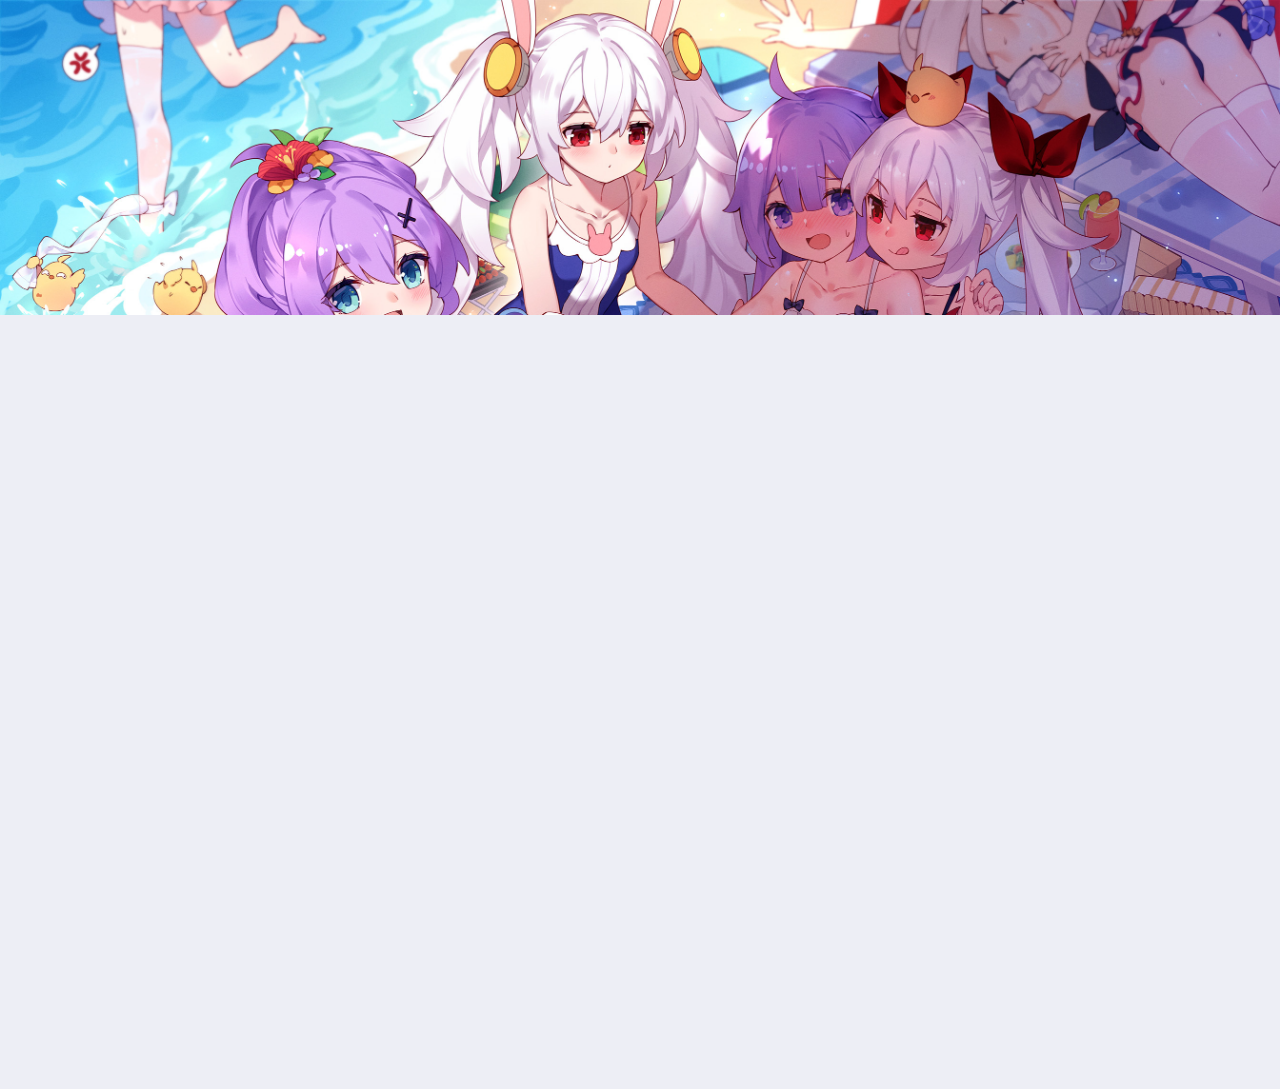
<file: about/index.html>
<!DOCTYPE html><html lang="zh-CN" class="bg-[var(--page-bg)] transition text-[14px] md:text-[16px]" data-overlayscrollbars-initialize data-astro-cid-sckkx6r4 style="--bannerOffset: 30vh;--banner-height-home: 65vh;--banner-height: 35vh;--configHue: 280;--page-width: 75rem;"> <head><title>关于 - 一剪沐橙の小窝</title><meta charset="UTF-8"><meta name="description" content="关于"><meta name="author" content="一剪沐橙"><meta property="og:site_name" content="一剪沐橙の小窝"><meta property="og:url" content="https://mucute-qwq.github.io/about/"><meta property="og:title" content="关于 - 一剪沐橙の小窝"><meta property="og:description" content="关于"><meta property="og:type" content="website"><meta name="twitter:card" content="summary_large_image"><meta property="twitter:url" content="https://mucute-qwq.github.io/about/"><meta name="twitter:title" content="关于 - 一剪沐橙の小窝"><meta name="twitter:description" content="关于"><meta name="viewport" content="width=device-width"><meta name="generator" content="Astro v5.17.1"><link rel="icon" href="/favicon/favicon.png"><!-- Set the theme before the page is rendered to avoid a flash --><script>(function(){const DEFAULT_THEME = "auto";
const LIGHT_MODE = "light";
const DARK_MODE = "dark";
const AUTO_MODE = "auto";
const BANNER_HEIGHT_EXTEND = 30;
const PAGE_WIDTH = 75;
const configHue = 280;

			// Load the theme from local storage
			const theme = localStorage.getItem('theme') || DEFAULT_THEME;
			switch (theme) {
				case LIGHT_MODE:
					document.documentElement.classList.remove('dark');
					break
				case DARK_MODE:
					document.documentElement.classList.add('dark');
					break
				case AUTO_MODE:
					if (window.matchMedia('(prefers-color-scheme: dark)').matches) {
						document.documentElement.classList.add('dark');
					} else {
						document.documentElement.classList.remove('dark');
					}
			}

			// Load the hue from local storage
			const hue = localStorage.getItem('hue') || configHue;
			document.documentElement.style.setProperty('--hue', hue);

			// calculate the --banner-height-extend, which needs to be a multiple of 4 to avoid blurry text
			let offset = Math.floor(window.innerHeight * (BANNER_HEIGHT_EXTEND / 100));
			offset = offset - offset % 4;
			document.documentElement.style.setProperty('--banner-height-extend', `${offset}px`);
		})();</script><!-- defines global css variables. This will be applied to <html> <body> and some other elements idk why --><link rel="alternate" type="application/rss+xml" title="一剪沐橙" href="https://mucute-qwq.github.io/rss.xml"><link rel="stylesheet" href="/_astro/Layout.DSulWsr7.css">
<link rel="stylesheet" href="/_astro/Layout.y4KPJ9hc.css">
<link rel="stylesheet" href="/_astro/about.BtniRLn_.css">
<link rel="stylesheet" href="/_astro/_page_.a5wetx3c.css">
<link rel="stylesheet" href="/_astro/_page_.C1zLzPV9.css">
<style>.friend-card[data-astro-cid-utnjvubm]{transition:all .4s cubic-bezier(.175,.885,.32,1.1)}.friend-card[data-astro-cid-utnjvubm]:hover{box-shadow:0 25px 50px #00000026,0 15px 30px #0000001f;transform:translateY(-12px) scale(1.02)}
input.svelte-1wah7ro:focus{outline:0}.search-panel.svelte-1wah7ro{max-height:calc(100vh - 100px);overflow-y:auto}#display-setting.svelte-d7tq3k input[type=range]:where(.svelte-d7tq3k){-webkit-appearance:none;height:1.5rem;background-image:var(--color-selection-bar);transition:background-image .15s ease-in-out}#display-setting.svelte-d7tq3k input[type=range]:where(.svelte-d7tq3k)::-webkit-slider-thumb{-webkit-appearance:none;height:1rem;width:.5rem;border-radius:.125rem;background:#ffffffb3;box-shadow:none}#display-setting.svelte-d7tq3k input[type=range]:where(.svelte-d7tq3k)::-webkit-slider-thumb:hover{background:#fffc}#display-setting.svelte-d7tq3k input[type=range]:where(.svelte-d7tq3k)::-webkit-slider-thumb:active{background:#fff9}#display-setting.svelte-d7tq3k input[type=range]:where(.svelte-d7tq3k)::-moz-range-thumb{-webkit-appearance:none;height:1rem;width:.5rem;border-radius:.125rem;border-width:0;background:#ffffffb3;box-shadow:none}#display-setting.svelte-d7tq3k input[type=range]:where(.svelte-d7tq3k)::-moz-range-thumb:hover{background:#fffc}#display-setting.svelte-d7tq3k input[type=range]:where(.svelte-d7tq3k)::-moz-range-thumb:active{background:#fff9}#display-setting.svelte-d7tq3k input[type=range]:where(.svelte-d7tq3k)::-ms-thumb{-webkit-appearance:none;height:1rem;width:.5rem;border-radius:.125rem;background:#ffffffb3;box-shadow:none}#display-setting.svelte-d7tq3k input[type=range]:where(.svelte-d7tq3k)::-ms-thumb:hover{background:#fffc}#display-setting.svelte-d7tq3k input[type=range]:where(.svelte-d7tq3k)::-ms-thumb:active{background:#fff9}
</style><script type="module" src="/_astro/page.Cov4ExHD.js"></script></head> <body class=" min-h-screen transition  enable-banner" data-overlayscrollbars-initialize data-astro-cid-sckkx6r4 style="--bannerOffset: 30vh;--banner-height-home: 65vh;--banner-height: 35vh;--configHue: 280;--page-width: 75rem;"> <div id="config-carrier" data-hue="280"></div>    <div id="top-row" class="z-50 pointer-events-none relative transition-all duration-700 max-w-[var(--page-width)] px-0 md:px-4 mx-auto"> <div id="navbar-wrapper" class="pointer-events-auto sticky top-0 transition-all"> <div id="navbar" class="z-50 onload-animation"> <div class="absolute h-8 left-0 right-0 -top-8 bg-[var(--card-bg)] transition"></div> <!-- used for onload animation --> <div class="card-base !overflow-visible max-w-[var(--page-width)] h-[4.5rem] !rounded-t-none mx-auto flex items-center justify-between px-4"> <a href="/" class="btn-plain scale-animation rounded-lg h-[3.25rem] px-5 font-bold active:scale-95"> <div class="flex flex-row text-[var(--primary)] items-center text-md"> <svg width="1em" height="1em" class="text-[1.75rem] mb-1 mr-2" data-icon="material-symbols:home-outline-rounded">   <symbol id="ai:material-symbols:home-outline-rounded" viewBox="0 0 24 24"><path fill="currentColor" d="M6 19h3v-5q0-.425.288-.712T10 13h4q.425 0 .713.288T15 14v5h3v-9l-6-4.5L6 10zm-2 0v-9q0-.475.213-.9t.587-.7l6-4.5q.525-.4 1.2-.4t1.2.4l6 4.5q.375.275.588.7T20 10v9q0 .825-.588 1.413T18 21h-4q-.425 0-.712-.288T13 20v-5h-2v5q0 .425-.288.713T10 21H6q-.825 0-1.412-.587T4 19m8-6.75"/></symbol><use href="#ai:material-symbols:home-outline-rounded"></use>  </svg> 一剪沐橙の小窝 </div> </a> <div class="hidden md:flex"> <a aria-label="主页" href="/" class="btn-plain scale-animation rounded-lg h-11 font-bold px-5 active:scale-95"> <div class="flex items-center"> 主页  </div> </a><a aria-label="归档" href="/archive/" class="btn-plain scale-animation rounded-lg h-11 font-bold px-5 active:scale-95"> <div class="flex items-center"> 归档  </div> </a><a aria-label="友链" href="/friend-link/" class="btn-plain scale-animation rounded-lg h-11 font-bold px-5 active:scale-95"> <div class="flex items-center"> 友链  </div> </a><a aria-label="关于" href="/about/" class="btn-plain scale-animation rounded-lg h-11 font-bold px-5 active:scale-95"> <div class="flex items-center"> 关于  </div> </a> </div> <div class="flex"> <!--<SearchPanel client:load>--> <style>astro-island,astro-slot,astro-static-slot{display:contents}</style><script>(()=>{var e=async t=>{await(await t())()};(self.Astro||(self.Astro={})).only=e;window.dispatchEvent(new Event("astro:only"));})();</script><script>(()=>{var A=Object.defineProperty;var g=(i,o,a)=>o in i?A(i,o,{enumerable:!0,configurable:!0,writable:!0,value:a}):i[o]=a;var d=(i,o,a)=>g(i,typeof o!="symbol"?o+"":o,a);{let i={0:t=>m(t),1:t=>a(t),2:t=>new RegExp(t),3:t=>new Date(t),4:t=>new Map(a(t)),5:t=>new Set(a(t)),6:t=>BigInt(t),7:t=>new URL(t),8:t=>new Uint8Array(t),9:t=>new Uint16Array(t),10:t=>new Uint32Array(t),11:t=>1/0*t},o=t=>{let[l,e]=t;return l in i?i[l](e):void 0},a=t=>t.map(o),m=t=>typeof t!="object"||t===null?t:Object.fromEntries(Object.entries(t).map(([l,e])=>[l,o(e)]));class y extends HTMLElement{constructor(){super(...arguments);d(this,"Component");d(this,"hydrator");d(this,"hydrate",async()=>{var b;if(!this.hydrator||!this.isConnected)return;let e=(b=this.parentElement)==null?void 0:b.closest("astro-island[ssr]");if(e){e.addEventListener("astro:hydrate",this.hydrate,{once:!0});return}let c=this.querySelectorAll("astro-slot"),n={},h=this.querySelectorAll("template[data-astro-template]");for(let r of h){let s=r.closest(this.tagName);s!=null&&s.isSameNode(this)&&(n[r.getAttribute("data-astro-template")||"default"]=r.innerHTML,r.remove())}for(let r of c){let s=r.closest(this.tagName);s!=null&&s.isSameNode(this)&&(n[r.getAttribute("name")||"default"]=r.innerHTML)}let p;try{p=this.hasAttribute("props")?m(JSON.parse(this.getAttribute("props"))):{}}catch(r){let s=this.getAttribute("component-url")||"<unknown>",v=this.getAttribute("component-export");throw v&&(s+=` (export ${v})`),console.error(`[hydrate] Error parsing props for component ${s}`,this.getAttribute("props"),r),r}let u;await this.hydrator(this)(this.Component,p,n,{client:this.getAttribute("client")}),this.removeAttribute("ssr"),this.dispatchEvent(new CustomEvent("astro:hydrate"))});d(this,"unmount",()=>{this.isConnected||this.dispatchEvent(new CustomEvent("astro:unmount"))})}disconnectedCallback(){document.removeEventListener("astro:after-swap",this.unmount),document.addEventListener("astro:after-swap",this.unmount,{once:!0})}connectedCallback(){if(!this.hasAttribute("await-children")||document.readyState==="interactive"||document.readyState==="complete")this.childrenConnectedCallback();else{let e=()=>{document.removeEventListener("DOMContentLoaded",e),c.disconnect(),this.childrenConnectedCallback()},c=new MutationObserver(()=>{var n;((n=this.lastChild)==null?void 0:n.nodeType)===Node.COMMENT_NODE&&this.lastChild.nodeValue==="astro:end"&&(this.lastChild.remove(),e())});c.observe(this,{childList:!0}),document.addEventListener("DOMContentLoaded",e)}}async childrenConnectedCallback(){let e=this.getAttribute("before-hydration-url");e&&await import(e),this.start()}async start(){let e=JSON.parse(this.getAttribute("opts")),c=this.getAttribute("client");if(Astro[c]===void 0){window.addEventListener(`astro:${c}`,()=>this.start(),{once:!0});return}try{await Astro[c](async()=>{let n=this.getAttribute("renderer-url"),[h,{default:p}]=await Promise.all([import(this.getAttribute("component-url")),n?import(n):()=>()=>{}]),u=this.getAttribute("component-export")||"default";if(!u.includes("."))this.Component=h[u];else{this.Component=h;for(let f of u.split("."))this.Component=this.Component[f]}return this.hydrator=p,this.hydrate},e,this)}catch(n){console.error(`[astro-island] Error hydrating ${this.getAttribute("component-url")}`,n)}}attributeChangedCallback(){this.hydrate()}}d(y,"observedAttributes",["props"]),customElements.get("astro-island")||customElements.define("astro-island",y)}})();</script><astro-island uid="ZeFYuk" component-url="/_astro/Search.ClwJyNb5.js" component-export="default" renderer-url="/_astro/client.svelte.CLPKtJCX.js" props="{}" ssr client="only" opts="{&quot;name&quot;:&quot;Search&quot;,&quot;value&quot;:&quot;svelte&quot;}"></astro-island>  <astro-island uid="1g5Aab" component-url="/_astro/LightDarkSwitch.BLdhai4f.js" component-export="default" renderer-url="/_astro/client.svelte.CLPKtJCX.js" props="{}" ssr client="only" opts="{&quot;name&quot;:&quot;LightDarkSwitch&quot;,&quot;value&quot;:&quot;svelte&quot;}"></astro-island> <button aria-label="Menu" name="Nav Menu" class="btn-plain scale-animation rounded-lg w-11 h-11 active:scale-90 md:!hidden" id="nav-menu-switch"> <svg width="1em" height="1em" class="text-[1.25rem]" data-icon="material-symbols:menu-rounded">   <symbol id="ai:material-symbols:menu-rounded" viewBox="0 0 24 24"><path fill="currentColor" d="M4 18q-.425 0-.712-.288T3 17t.288-.712T4 16h16q.425 0 .713.288T21 17t-.288.713T20 18zm0-5q-.425 0-.712-.288T3 12t.288-.712T4 11h16q.425 0 .713.288T21 12t-.288.713T20 13zm0-5q-.425 0-.712-.288T3 7t.288-.712T4 6h16q.425 0 .713.288T21 7t-.288.713T20 8z"/></symbol><use href="#ai:material-symbols:menu-rounded"></use>  </svg> </button> </div> <div id="nav-menu-panel" class="float-panel float-panel-closed absolute transition-all fixed right-4 px-2 py-2"> <a href="/" class="group flex justify-between items-center py-2 pl-3 pr-1 rounded-lg gap-8
            hover:bg-[var(--btn-plain-bg-hover)] active:bg-[var(--btn-plain-bg-active)] transition
        "> <div class="transition text-black/75 dark:text-white/75 font-bold group-hover:text-[var(--primary)] group-active:text-[var(--primary)]"> 主页 </div> <svg width="1em" height="1em" class="transition text-[1.25rem] text-[var(--primary)]" data-icon="material-symbols:chevron-right-rounded">   <symbol id="ai:material-symbols:chevron-right-rounded" viewBox="0 0 24 24"><path fill="currentColor" d="M12.6 12L8.7 8.1q-.275-.275-.275-.7t.275-.7t.7-.275t.7.275l4.6 4.6q.15.15.213.325t.062.375t-.062.375t-.213.325l-4.6 4.6q-.275.275-.7.275t-.7-.275t-.275-.7t.275-.7z"/></symbol><use href="#ai:material-symbols:chevron-right-rounded"></use>  </svg>  </a><a href="/archive/" class="group flex justify-between items-center py-2 pl-3 pr-1 rounded-lg gap-8
            hover:bg-[var(--btn-plain-bg-hover)] active:bg-[var(--btn-plain-bg-active)] transition
        "> <div class="transition text-black/75 dark:text-white/75 font-bold group-hover:text-[var(--primary)] group-active:text-[var(--primary)]"> 归档 </div> <svg width="1em" height="1em" viewBox="0 0 24 24" class="transition text-[1.25rem] text-[var(--primary)]" data-icon="material-symbols:chevron-right-rounded">   <use href="#ai:material-symbols:chevron-right-rounded"></use>  </svg>  </a><a href="/friend-link/" class="group flex justify-between items-center py-2 pl-3 pr-1 rounded-lg gap-8
            hover:bg-[var(--btn-plain-bg-hover)] active:bg-[var(--btn-plain-bg-active)] transition
        "> <div class="transition text-black/75 dark:text-white/75 font-bold group-hover:text-[var(--primary)] group-active:text-[var(--primary)]"> 友链 </div> <svg width="1em" height="1em" viewBox="0 0 24 24" class="transition text-[1.25rem] text-[var(--primary)]" data-icon="material-symbols:chevron-right-rounded">   <use href="#ai:material-symbols:chevron-right-rounded"></use>  </svg>  </a><a href="/about/" class="group flex justify-between items-center py-2 pl-3 pr-1 rounded-lg gap-8
            hover:bg-[var(--btn-plain-bg-hover)] active:bg-[var(--btn-plain-bg-active)] transition
        "> <div class="transition text-black/75 dark:text-white/75 font-bold group-hover:text-[var(--primary)] group-active:text-[var(--primary)]"> 关于 </div> <svg width="1em" height="1em" viewBox="0 0 24 24" class="transition text-[1.25rem] text-[var(--primary)]" data-icon="material-symbols:chevron-right-rounded">   <use href="#ai:material-symbols:chevron-right-rounded"></use>  </svg>  </a> </div> <astro-island uid="Kl9sd" component-url="/_astro/DisplaySettings.C-x0ig57.js" component-export="default" renderer-url="/_astro/client.svelte.CLPKtJCX.js" props="{}" ssr client="only" opts="{&quot;name&quot;:&quot;DisplaySettings&quot;,&quot;value&quot;:&quot;svelte&quot;}"></astro-island> </div> </div> <script type="module">function c(){localStorage.theme==="dark"?(document.documentElement.classList.remove("dark"),localStorage.theme="light"):(document.documentElement.classList.add("dark"),localStorage.theme="dark")}function o(){let t=document.getElementById("scheme-switch");t&&(t.onclick=function(){c()});let n=document.getElementById("display-settings-switch");n&&(n.onclick=function(){let e=document.getElementById("display-setting");e&&e.classList.toggle("float-panel-closed")});let l=document.getElementById("nav-menu-switch");l&&(l.onclick=function(){let e=document.getElementById("nav-menu-panel");e&&e.classList.toggle("float-panel-closed")})}o();</script> <script>(function(){const scriptUrl = "/pagefind/pagefind.js";

async function loadPagefind() {
    try {
        const response = await fetch(scriptUrl, { method: 'HEAD' });
        if (!response.ok) {
            throw new Error(`Pagefind script not found: ${response.status}`);
        }

        const pagefind = await import(scriptUrl);

        await pagefind.options({
            excerptLength: 20
        });

        window.pagefind = pagefind;

        document.dispatchEvent(new CustomEvent('pagefindready'));
        console.log('Pagefind loaded and initialized successfully, event dispatched.');
    } catch (error) {
        console.error('Failed to load Pagefind:', error);
        window.pagefind = {
            search: () => Promise.resolve({ results: [] }),
            options: () => Promise.resolve(),
        };
        document.dispatchEvent(new CustomEvent('pagefindloaderror'));
        console.log('Pagefind load error, event dispatched.');
    }
}

if (document.readyState === 'loading') {
    document.addEventListener('DOMContentLoaded', loadPagefind);
} else {
    loadPagefind();
}
})();</script> </div> </div>  <div id="banner-wrapper" class="absolute z-10 w-full transition duration-700 overflow-hidden" style="top: -30vh"> <div id="banner" class="object-cover h-full transition duration-700 opacity-0 scale-105 overflow-hidden relative"> <div class="transition absolute inset-0 dark:bg-black/10 bg-opacity-50 pointer-events-none"></div>  <img src="/images/banner.png" alt="Banner image of the blog" class="w-full h-full object-cover" style="object-position: top"> </div> </div> <div class="absolute w-full z-30 pointer-events-none" style="top: calc(35vh - 3.5rem)"> <!-- The pointer-events-none here prevent blocking the click event of the TOC --> <div class="relative max-w-[var(--page-width)] mx-auto pointer-events-auto"> <div id="main-grid" class="transition duration-700 w-full left-0 right-0 grid grid-cols-[17.5rem_auto] grid-rows-[auto_1fr_auto] lg:grid-rows-[auto]
    mx-auto gap-4 px-0 md:px-4"> <!-- Banner image credit -->  <div id="sidebar" class="mb-4 row-start-2 row-end-3 col-span-2 lg:row-start-1 lg:row-end-2 lg:col-span-1 lg:max-w-[17.5rem] onload-animation w-full"> <div class="flex flex-col w-full gap-4 mb-4"> <div class="card-base p-3"> <a aria-label="Go to About Page" href="/about/" class="group block relative mx-auto mt-1 lg:mx-0 lg:mt-0 mb-3
       max-w-[12rem] lg:max-w-none overflow-hidden rounded-xl active:scale-95"> <div class="absolute transition pointer-events-none group-hover:bg-black/30 group-active:bg-black/50
        w-full h-full z-50 flex items-center justify-center"> <svg width="1.13em" height="1em" class="transition opacity-0 scale-90 group-hover:scale-100 group-hover:opacity-100 text-white text-5xl" data-icon="fa6-regular:address-card">   <symbol id="ai:fa6-regular:address-card" viewBox="0 0 576 512"><path fill="currentColor" d="M512 80c8.8 0 16 7.2 16 16v320c0 8.8-7.2 16-16 16H64c-8.8 0-16-7.2-16-16V96c0-8.8 7.2-16 16-16zM64 32C28.7 32 0 60.7 0 96v320c0 35.3 28.7 64 64 64h448c35.3 0 64-28.7 64-64V96c0-35.3-28.7-64-64-64zm144 224a64 64 0 1 0 0-128a64 64 0 1 0 0 128m-32 32c-44.2 0-80 35.8-80 80c0 8.8 7.2 16 16 16h192c8.8 0 16-7.2 16-16c0-44.2-35.8-80-80-80zm200-144c-13.3 0-24 10.7-24 24s10.7 24 24 24h80c13.3 0 24-10.7 24-24s-10.7-24-24-24zm0 96c-13.3 0-24 10.7-24 24s10.7 24 24 24h80c13.3 0 24-10.7 24-24s-10.7-24-24-24z"/></symbol><use href="#ai:fa6-regular:address-card"></use>  </svg> </div> <div class="mx-auto lg:w-full h-full lg:mt-0  overflow-hidden relative"> <div class="transition absolute inset-0 dark:bg-black/10 bg-opacity-50 pointer-events-none"></div>  <img src="/images/avatar.jpg" alt="Profile Image of the Author" class="w-full h-full object-cover" style="object-position: center"> </div> </a> <div class="px-2"> <div class="font-bold text-xl text-center mb-1 dark:text-neutral-50 transition">一剪沐橙</div> <div class="h-1 w-5 bg-[var(--primary)] mx-auto rounded-full mb-2 transition"></div> <div class="text-center text-neutral-400 mb-2.5 transition">Forever MuCute.</div> <div class="flex flex-wrap gap-2 justify-center mb-1"> <a rel="me" aria-label="GitHub" href="https://github.com/mucute-qwq" target="_blank" class="btn-regular rounded-lg h-10 w-10 active:scale-90"> <svg width="0.97em" height="1em" class="text-[1.5rem]" data-icon="fa6-brands:github">   <symbol id="ai:fa6-brands:github" viewBox="0 0 496 512"><path fill="currentColor" d="M165.9 397.4c0 2-2.3 3.6-5.2 3.6c-3.3.3-5.6-1.3-5.6-3.6c0-2 2.3-3.6 5.2-3.6c3-.3 5.6 1.3 5.6 3.6m-31.1-4.5c-.7 2 1.3 4.3 4.3 4.9c2.6 1 5.6 0 6.2-2s-1.3-4.3-4.3-5.2c-2.6-.7-5.5.3-6.2 2.3m44.2-1.7c-2.9.7-4.9 2.6-4.6 4.9c.3 2 2.9 3.3 5.9 2.6c2.9-.7 4.9-2.6 4.6-4.6c-.3-1.9-3-3.2-5.9-2.9M244.8 8C106.1 8 0 113.3 0 252c0 110.9 69.8 205.8 169.5 239.2c12.8 2.3 17.3-5.6 17.3-12.1c0-6.2-.3-40.4-.3-61.4c0 0-70 15-84.7-29.8c0 0-11.4-29.1-27.8-36.6c0 0-22.9-15.7 1.6-15.4c0 0 24.9 2 38.6 25.8c21.9 38.6 58.6 27.5 72.9 20.9c2.3-16 8.8-27.1 16-33.7c-55.9-6.2-112.3-14.3-112.3-110.5c0-27.5 7.6-41.3 23.6-58.9c-2.6-6.5-11.1-33.3 2.6-67.9c20.9-6.5 69 27 69 27c20-5.6 41.5-8.5 62.8-8.5s42.8 2.9 62.8 8.5c0 0 48.1-33.6 69-27c13.7 34.7 5.2 61.4 2.6 67.9c16 17.7 25.8 31.5 25.8 58.9c0 96.5-58.9 104.2-114.8 110.5c9.2 7.9 17 22.9 17 46.4c0 33.7-.3 75.4-.3 83.6c0 6.5 4.6 14.4 17.3 12.1C428.2 457.8 496 362.9 496 252C496 113.3 383.5 8 244.8 8M97.2 352.9c-1.3 1-1 3.3.7 5.2c1.6 1.6 3.9 2.3 5.2 1c1.3-1 1-3.3-.7-5.2c-1.6-1.6-3.9-2.3-5.2-1m-10.8-8.1c-.7 1.3.3 2.9 2.3 3.9c1.6 1 3.6.7 4.3-.7c.7-1.3-.3-2.9-2.3-3.9c-2-.6-3.6-.3-4.3.7m32.4 35.6c-1.6 1.3-1 4.3 1.3 6.2c2.3 2.3 5.2 2.6 6.5 1c1.3-1.3.7-4.3-1.3-6.2c-2.2-2.3-5.2-2.6-6.5-1m-11.4-14.7c-1.6 1-1.6 3.6 0 5.9s4.3 3.3 5.6 2.3c1.6-1.3 1.6-3.9 0-6.2c-1.4-2.3-4-3.3-5.6-2"/></symbol><use href="#ai:fa6-brands:github"></use>  </svg> </a><a rel="me" aria-label="BiliBili" href="https://space.bilibili.com/3536995034859521" target="_blank" class="btn-regular rounded-lg h-10 w-10 active:scale-90"> <svg width="1em" height="1em" class="text-[1.5rem]" data-icon="fa6-brands:bilibili">   <symbol id="ai:fa6-brands:bilibili" viewBox="0 0 512 512"><path fill="currentColor" d="M488.6 104.1c16.7 18.1 24.4 39.7 23.3 65.7v202.4c-.4 26.4-9.2 48.1-26.5 65.1c-17.2 17-39.1 25.9-65.5 26.7H92.02c-26.45-.8-48.21-9.8-65.28-27.2C9.682 419.4.767 396.5 0 368.2V169.8c.767-26 9.682-47.6 26.74-65.7C43.81 87.75 65.57 78.77 92.02 78h29.38L96.05 52.19c-5.75-5.73-8.63-13-8.63-21.79c0-8.8 2.88-16.06 8.63-21.797C101.8 2.868 109.1 0 117.9 0q13.2 0 21.9 8.603L213.1 78h88l74.5-69.397C381.7 2.868 389.2 0 398 0q13.2 0 21.9 8.603c5.7 5.737 8.6 12.997 8.6 21.797c0 8.79-2.9 16.06-8.6 21.79L394.6 78h29.3c26.4.77 48 9.75 64.7 26.1m-38.8 69.7c-.4-9.6-3.7-17.4-10.7-23.5c-5.2-6.1-14-9.4-22.7-9.8H96.05c-9.59.4-17.45 3.7-23.58 9.8c-6.14 6.1-9.4 13.9-9.78 23.5v194.4c0 9.2 3.26 17 9.78 23.5s14.38 9.8 23.58 9.8H416.4c9.2 0 17-3.3 23.3-9.8s9.7-14.3 10.1-23.5zm-264.3 42.7c6.3 6.3 9.7 14.1 10.1 23.2V273c-.4 9.2-3.7 16.9-9.8 23.2c-6.2 6.3-14 9.5-23.6 9.5s-17.5-3.2-23.6-9.5s-9.4-14-9.8-23.2v-33.3c.4-9.1 3.8-16.9 10.1-23.2s13.2-9.6 23.3-10c9.2.4 17 3.7 23.3 10m191.5 0c6.3 6.3 9.7 14.1 10.1 23.2V273c-.4 9.2-3.7 16.9-9.8 23.2s-14 9.5-23.6 9.5s-17.4-3.2-23.6-9.5c-7-6.3-9.4-14-9.7-23.2v-33.3c.3-9.1 3.7-16.9 10-23.2s14.1-9.6 23.3-10c9.2.4 17 3.7 23.3 10"/></symbol><use href="#ai:fa6-brands:bilibili"></use>  </svg> </a><a rel="me" aria-label="Email" href="mailto:3578557729@qq.com" target="_blank" class="btn-regular rounded-lg h-10 w-10 active:scale-90"> <svg width="1em" height="1em" class="text-[1.5rem]" data-icon="fa6-regular:envelope">   <symbol id="ai:fa6-regular:envelope" viewBox="0 0 512 512"><path fill="currentColor" d="M64 112c-8.8 0-16 7.2-16 16v22.1l172.5 141.6c20.7 17 50.4 17 71.1 0L464 150.1V128c0-8.8-7.2-16-16-16zM48 212.2V384c0 8.8 7.2 16 16 16h384c8.8 0 16-7.2 16-16V212.2L322 328.8c-38.4 31.5-93.7 31.5-132 0zM0 128c0-35.3 28.7-64 64-64h384c35.3 0 64 28.7 64 64v256c0 35.3-28.7 64-64 64H64c-35.3 0-64-28.7-64-64z"/></symbol><use href="#ai:fa6-regular:envelope"></use>  </svg> </a>  </div> </div> </div> </div> <div id="sidebar-sticky" class="transition-all duration-700 flex flex-col w-full gap-4 top-4 sticky top-4"> <widget-layout data-id="categories" data-is-collapsed="false" class="pb-4 card-base onload-animation" style="animation-delay: 150ms; --collapsedHeight: 7.5rem;" data-astro-cid-ucso7hve="true"> <div class="font-bold transition text-lg text-neutral-900 dark:text-neutral-100 relative ml-8 mt-4 mb-2
        before:w-1 before:h-4 before:rounded-md before:bg-[var(--primary)]
        before:absolute before:left-[-16px] before:top-[5.5px]" data-astro-cid-ucso7hve style="--collapsedHeight: 7.5rem;">分类</div> <div id="categories" class="collapse-wrapper px-4 overflow-hidden" data-astro-cid-ucso7hve style="--collapsedHeight: 7.5rem;"> <a href="/archive/?category=%E6%95%99%E7%A8%8B" aria-label="View all posts in the 教程 category"> <button class="
            w-full
            h-10
            rounded-lg
            bg-none
            hover:bg-[var(--btn-plain-bg-hover)]
            active:bg-[var(--btn-plain-bg-active)]
            transition-all
            pl-2
            hover:pl-3
            
            text-neutral-700
            hover:text-[var(--primary)]
            dark:text-neutral-300
            dark:hover:text-[var(--primary)]
        "> <div class="flex items-center justify-between relative mr-2"> <div class="overflow-hidden text-left whitespace-nowrap overflow-ellipsis  "> 教程 </div> <div class="transition px-2 h-7 ml-4 min-w-[2rem] rounded-lg text-sm font-bold
                    text-[var(--btn-content)] dark:text-[var(--deep-text)]
                    bg-[var(--btn-regular-bg)] dark:bg-[var(--primary)]
                    flex items-center justify-center"> 5 </div> </div> </button> </a><a href="/archive/?category=%E9%97%B2%E8%B0%88" aria-label="View all posts in the 闲谈 category"> <button class="
            w-full
            h-10
            rounded-lg
            bg-none
            hover:bg-[var(--btn-plain-bg-hover)]
            active:bg-[var(--btn-plain-bg-active)]
            transition-all
            pl-2
            hover:pl-3
            
            text-neutral-700
            hover:text-[var(--primary)]
            dark:text-neutral-300
            dark:hover:text-[var(--primary)]
        "> <div class="flex items-center justify-between relative mr-2"> <div class="overflow-hidden text-left whitespace-nowrap overflow-ellipsis  "> 闲谈 </div> <div class="transition px-2 h-7 ml-4 min-w-[2rem] rounded-lg text-sm font-bold
                    text-[var(--btn-content)] dark:text-[var(--deep-text)]
                    bg-[var(--btn-regular-bg)] dark:bg-[var(--primary)]
                    flex items-center justify-center"> 3 </div> </div> </button> </a> </div>  </widget-layout>  <script type="module">class d extends HTMLElement{constructor(){if(super(),this.dataset.isCollapsed!=="true")return;const e=this.dataset.id,t=this.querySelector(".expand-btn"),s=this.querySelector(`#${e}`);t.addEventListener("click",()=>{s.classList.remove("collapsed"),t.classList.add("hidden")})}}customElements.get("widget-layout")||customElements.define("widget-layout",d);</script> <widget-layout data-id="tags" data-is-collapsed="false" class="pb-4 card-base onload-animation" style="animation-delay: 200ms; --collapsedHeight: 7.5rem;" data-astro-cid-ucso7hve="true"> <div class="font-bold transition text-lg text-neutral-900 dark:text-neutral-100 relative ml-8 mt-4 mb-2
        before:w-1 before:h-4 before:rounded-md before:bg-[var(--primary)]
        before:absolute before:left-[-16px] before:top-[5.5px]" data-astro-cid-ucso7hve style="--collapsedHeight: 7.5rem;">标签</div> <div id="tags" class="collapse-wrapper px-4 overflow-hidden" data-astro-cid-ucso7hve style="--collapsedHeight: 7.5rem;">  <div class="flex gap-2 flex-wrap"> <a href="/archive/?tag=Android" aria-label="View all posts with the Android tag" class="btn-regular h-8 text-sm px-3 rounded-lg">  Android </a><a href="/archive/?tag=Bun" aria-label="View all posts with the Bun tag" class="btn-regular h-8 text-sm px-3 rounded-lg">  Bun </a><a href="/archive/?tag=Docker" aria-label="View all posts with the Docker tag" class="btn-regular h-8 text-sm px-3 rounded-lg">  Docker </a><a href="/archive/?tag=Git" aria-label="View all posts with the Git tag" class="btn-regular h-8 text-sm px-3 rounded-lg">  Git </a><a href="/archive/?tag=LGBT" aria-label="View all posts with the LGBT tag" class="btn-regular h-8 text-sm px-3 rounded-lg">  LGBT </a><a href="/archive/?tag=Linux" aria-label="View all posts with the Linux tag" class="btn-regular h-8 text-sm px-3 rounded-lg">  Linux </a><a href="/archive/?tag=LSP" aria-label="View all posts with the LSP tag" class="btn-regular h-8 text-sm px-3 rounded-lg">  LSP </a><a href="/archive/?tag=Rust" aria-label="View all posts with the Rust tag" class="btn-regular h-8 text-sm px-3 rounded-lg">  Rust </a><a href="/archive/?tag=Shell" aria-label="View all posts with the Shell tag" class="btn-regular h-8 text-sm px-3 rounded-lg">  Shell </a><a href="/archive/?tag=Software" aria-label="View all posts with the Software tag" class="btn-regular h-8 text-sm px-3 rounded-lg">  Software </a><a href="/archive/?tag=Windows" aria-label="View all posts with the Windows tag" class="btn-regular h-8 text-sm px-3 rounded-lg">  Windows </a> </div>  </div>  </widget-layout>   </div> </div> <main id="swup-container" class="transition-swup-fade col-span-2 lg:col-span-1 overflow-hidden"> <div id="content-wrapper" class="onload-animation"> <!-- the overflow-hidden here prevent long text break the layout--> <!-- make id different from windows.swup global property -->  <div class="flex w-full rounded-[var(--radius-large)] overflow-hidden relative min-h-32"> <div class="card-base z-10 px-9 py-6 relative w-full "> <div data-pagefind-body class="prose dark:prose-invert prose-base !max-w-none custom-md mt-2"> <!--<div class="prose dark:prose-invert max-w-none custom-md">--> <!--<div class="max-w-none custom-md">-->  <section><h1 id="关于">关于<a class="anchor" href="#关于"><span class="anchor-icon" data-pagefind-ignore="">#</span></a></h1><p>这里是一只在读高中生，喜欢 Android 开发、学习 Linux、水水开源项目…</p><a id="GCex35yr-card" class="card-github fetch-waiting no-styling" href="https://github.com/mucute-qwq/TypeScript-LSP-Demo" target="_blank" repo="mucute-qwq/TypeScript-LSP-Demo"><div class="gc-titlebar"><div class="gc-titlebar-left"><div class="gc-owner"><div id="GCex35yr-avatar" class="gc-avatar"></div><div class="gc-user">mucute-qwq</div></div><div class="gc-divider">/</div><div class="gc-repo">TypeScript-LSP-Demo</div></div><div class="github-logo"></div></div><div id="GCex35yr-description" class="gc-description">Waiting for api.github.com...</div><div class="gc-infobar"><div id="GCex35yr-stars" class="gc-stars">00K</div><div id="GCex35yr-forks" class="gc-forks">0K</div><div id="GCex35yr-license" class="gc-license">0K</div><span id="GCex35yr-language" class="gc-language">Waiting...</span></div><script id="GCex35yr-script" type="text/javascript" defer>
      fetch('https://api.github.com/repos/mucute-qwq/TypeScript-LSP-Demo', { referrerPolicy: "no-referrer" }).then(response => response.json()).then(data => {
        document.getElementById('GCex35yr-description').innerText = data.description?.replace(/:[a-zA-Z0-9_]+:/g, '') || "Description not set";
        document.getElementById('GCex35yr-language').innerText = data.language;
        document.getElementById('GCex35yr-forks').innerText = Intl.NumberFormat('en-us', { notation: "compact", maximumFractionDigits: 1 }).format(data.forks).replaceAll(" ", '');
        document.getElementById('GCex35yr-stars').innerText = Intl.NumberFormat('en-us', { notation: "compact", maximumFractionDigits: 1 }).format(data.stargazers_count).replaceAll(" ", '');
        const avatarEl = document.getElementById('GCex35yr-avatar');
        avatarEl.style.backgroundImage = 'url(' + data.owner.avatar_url + ')';
        avatarEl.style.backgroundColor = 'transparent';
        document.getElementById('GCex35yr-license').innerText = data.license?.spdx_id || "no-license";
        document.getElementById('GCex35yr-card').classList.remove("fetch-waiting");
        console.log("[GITHUB-CARD] Loaded card for mucute-qwq/TypeScript-LSP-Demo | GCex35yr.")
      }).catch(err => {
        const c = document.getElementById('GCex35yr-card');
        c?.classList.add("fetch-error");
        console.warn("[GITHUB-CARD] (Error) Loading card for mucute-qwq/TypeScript-LSP-Demo | GCex35yr.")
      })
    </script></a><a id="GCkj5akp-card" class="card-github fetch-waiting no-styling" href="https://github.com/mucute-qwq/BypassVerification" target="_blank" repo="mucute-qwq/BypassVerification"><div class="gc-titlebar"><div class="gc-titlebar-left"><div class="gc-owner"><div id="GCkj5akp-avatar" class="gc-avatar"></div><div class="gc-user">mucute-qwq</div></div><div class="gc-divider">/</div><div class="gc-repo">BypassVerification</div></div><div class="github-logo"></div></div><div id="GCkj5akp-description" class="gc-description">Waiting for api.github.com...</div><div class="gc-infobar"><div id="GCkj5akp-stars" class="gc-stars">00K</div><div id="GCkj5akp-forks" class="gc-forks">0K</div><div id="GCkj5akp-license" class="gc-license">0K</div><span id="GCkj5akp-language" class="gc-language">Waiting...</span></div><script id="GCkj5akp-script" type="text/javascript" defer>
      fetch('https://api.github.com/repos/mucute-qwq/BypassVerification', { referrerPolicy: "no-referrer" }).then(response => response.json()).then(data => {
        document.getElementById('GCkj5akp-description').innerText = data.description?.replace(/:[a-zA-Z0-9_]+:/g, '') || "Description not set";
        document.getElementById('GCkj5akp-language').innerText = data.language;
        document.getElementById('GCkj5akp-forks').innerText = Intl.NumberFormat('en-us', { notation: "compact", maximumFractionDigits: 1 }).format(data.forks).replaceAll(" ", '');
        document.getElementById('GCkj5akp-stars').innerText = Intl.NumberFormat('en-us', { notation: "compact", maximumFractionDigits: 1 }).format(data.stargazers_count).replaceAll(" ", '');
        const avatarEl = document.getElementById('GCkj5akp-avatar');
        avatarEl.style.backgroundImage = 'url(' + data.owner.avatar_url + ')';
        avatarEl.style.backgroundColor = 'transparent';
        document.getElementById('GCkj5akp-license').innerText = data.license?.spdx_id || "no-license";
        document.getElementById('GCkj5akp-card').classList.remove("fetch-waiting");
        console.log("[GITHUB-CARD] Loaded card for mucute-qwq/BypassVerification | GCkj5akp.")
      }).catch(err => {
        const c = document.getElementById('GCkj5akp-card');
        c?.classList.add("fetch-error");
        console.warn("[GITHUB-CARD] (Error) Loading card for mucute-qwq/BypassVerification | GCkj5akp.")
      })
    </script></a></section>  </div> <script type="module">document.addEventListener("click",function(s){const t=s.target;if(t&&t.classList.contains("copy-btn")){const c=t.closest("pre")?.querySelector("code"),i=Array.from(c?.querySelectorAll(".code:not(summary *)")??[]).map(e=>e.textContent).map(e=>e===`
`?"":e).join(`
`);navigator.clipboard.writeText(i);const o=t.getAttribute("data-timeout-id");o&&clearTimeout(parseInt(o)),t.classList.add("success");const n=setTimeout(()=>{t.classList.remove("success")},1e3);t.setAttribute("data-timeout-id",n.toString())}});</script> </div> </div>  <div class="footer col-span-2 onload-animation hidden lg:block"> <!--<div class="border-t border-[var(&#45;&#45;primary)] mx-16 border-dashed py-8 max-w-[var(&#45;&#45;page-width)] flex flex-col items-center justify-center px-6">--><div class="transition border-t border-black/10 dark:border-white/15 my-10 border-dashed mx-32"></div> <!--<div class="transition bg-[oklch(92%_0.01_var(&#45;&#45;hue))] dark:bg-black rounded-2xl py-8 mt-4 mb-8 flex flex-col items-center justify-center px-6">--> <div class="transition border-dashed border-[oklch(85%_0.01_var(--hue))] dark:border-white/15 rounded-2xl mb-12 flex flex-col items-center justify-center px-6"> <div class="transition text-50 text-sm text-center">
&copy; <span id="copyright-year">2026</span> 一剪沐橙. All Rights Reserved. <br>
Powered by
<a class="transition link text-[var(--primary)] font-medium" target="_blank" href="https://astro.build">Astro</a> &
<a class="transition link text-[var(--primary)] font-medium" target="_blank" href="https://github.com/saicaca/fuwari">Fuwari</a> </div> </div> </div> </div> </main> <div class="footer col-span-2 onload-animation block lg:hidden"> <!--<div class="border-t border-[var(&#45;&#45;primary)] mx-16 border-dashed py-8 max-w-[var(&#45;&#45;page-width)] flex flex-col items-center justify-center px-6">--><div class="transition border-t border-black/10 dark:border-white/15 my-10 border-dashed mx-32"></div> <!--<div class="transition bg-[oklch(92%_0.01_var(&#45;&#45;hue))] dark:bg-black rounded-2xl py-8 mt-4 mb-8 flex flex-col items-center justify-center px-6">--> <div class="transition border-dashed border-[oklch(85%_0.01_var(--hue))] dark:border-white/15 rounded-2xl mb-12 flex flex-col items-center justify-center px-6"> <div class="transition text-50 text-sm text-center">
&copy; <span id="copyright-year">2026</span> 一剪沐橙. All Rights Reserved. <br>
Powered by
<a class="transition link text-[var(--primary)] font-medium" target="_blank" href="https://astro.build">Astro</a> &
<a class="transition link text-[var(--primary)] font-medium" target="_blank" href="https://github.com/saicaca/fuwari">Fuwari</a> </div> </div> </div> </div> <!-- There can't be a filter on parent element, or it will break `fixed` --><div class="back-to-top-wrapper hidden lg:block" data-astro-cid-eymb5ayk> <div id="back-to-top-btn" class="back-to-top-btn hide flex items-center rounded-2xl overflow-hidden transition" onclick="backToTop()" data-astro-cid-eymb5ayk> <button aria-label="Back to Top" class="btn-card h-[3.75rem] w-[3.75rem]" data-astro-cid-eymb5ayk> <svg width="1em" height="1em" class="mx-auto" data-astro-cid-eymb5ayk="true" data-icon="material-symbols:keyboard-arrow-up-rounded">   <symbol id="ai:material-symbols:keyboard-arrow-up-rounded" viewBox="0 0 24 24"><path fill="currentColor" d="m12 10.8l-3.9 3.9q-.275.275-.7.275t-.7-.275t-.275-.7t.275-.7l4.6-4.6q.3-.3.7-.3t.7.3l4.6 4.6q.275.275.275.7t-.275.7t-.7.275t-.7-.275z"/></symbol><use href="#ai:material-symbols:keyboard-arrow-up-rounded"></use>  </svg> </button> </div> </div>  <script>
function backToTop() {
    window.scroll({ top: 0, behavior: 'smooth' });
}
</script> </div> </div>  <div class="absolute w-full z-0 hidden 2xl:block"> <div class="relative max-w-[var(--page-width)] mx-auto"> <!-- TOC component --> <div id="toc-wrapper" class="hidden lg:block transition absolute top-0 -right-[var(--toc-width)] w-[var(--toc-width)] items-center toc-hide"> <div id="toc-inner-wrapper" class="fixed top-14 w-[var(--toc-width)] h-[calc(100vh_-_20rem)] overflow-y-scroll overflow-x-hidden hide-scrollbar"> <div id="toc" class="w-full h-full transition-swup-fade "> <div class="h-8 w-full"></div> <script type="module">class l extends HTMLElement{tocEl=null;visibleClass="visible";observer;anchorNavTarget=null;headingIdxMap=new Map;headings=[];sections=[];tocEntries=[];active=[];activeIndicator=null;constructor(){super(),this.observer=new IntersectionObserver(this.markVisibleSection,{threshold:0})}markVisibleSection=t=>{t.forEach(e=>{const i=e.target.children[0]?.getAttribute("id"),s=i?this.headingIdxMap.get(i):void 0;s!=null&&(this.active[s]=e.isIntersecting),e.isIntersecting&&this.anchorNavTarget==e.target.firstChild&&(this.anchorNavTarget=null)}),this.active.includes(!0)||this.fallback(),this.update()};toggleActiveHeading=()=>{let t=this.active.length-1,e=this.active.length-1,i=-1;for(;t>=0&&!this.active[t];)this.tocEntries[t].classList.remove(this.visibleClass),t--;for(;t>=0&&this.active[t];)this.tocEntries[t].classList.add(this.visibleClass),e=Math.min(e,t),i=Math.max(i,t),t--;for(;t>=0;)this.tocEntries[t].classList.remove(this.visibleClass),t--;if(e>i)this.activeIndicator?.setAttribute("style","opacity: 0");else{let s=this.tocEl?.getBoundingClientRect().top||0,n=this.tocEl?.scrollTop||0,o=this.tocEntries[e].getBoundingClientRect().top-s+n,c=this.tocEntries[i].getBoundingClientRect().bottom-s+n;this.activeIndicator?.setAttribute("style",`top: ${o}px; height: ${c-o}px`)}};scrollToActiveHeading=()=>{if(this.anchorNavTarget||!this.tocEl)return;const t=document.querySelectorAll(`#toc .${this.visibleClass}`);if(!t.length)return;const e=t[0],i=t[t.length-1],s=this.tocEl.clientHeight;let n;i.getBoundingClientRect().bottom-e.getBoundingClientRect().top<.9*s?n=e.offsetTop-32:n=i.offsetTop-s*.8,this.tocEl.scrollTo({top:n,left:0,behavior:"smooth"})};update=()=>{requestAnimationFrame(()=>{this.toggleActiveHeading(),this.scrollToActiveHeading()})};fallback=()=>{if(this.sections.length)for(let t=0;t<this.sections.length;t++){let e=this.sections[t].getBoundingClientRect().top,i=this.sections[t].getBoundingClientRect().bottom;if(this.isInRange(e,0,window.innerHeight)||this.isInRange(i,0,window.innerHeight)||e<0&&i>window.innerHeight)this.markActiveHeading(t);else if(e>window.innerHeight)break}};markActiveHeading=t=>{this.active[t]=!0};handleAnchorClick=t=>{const e=t.composedPath().find(i=>i instanceof HTMLAnchorElement);if(e){const i=decodeURIComponent(e.hash?.substring(1)),s=this.headingIdxMap.get(i);s!==void 0?this.anchorNavTarget=this.headings[s]:this.anchorNavTarget=null}};isInRange(t,e,i){return e<t&&t<i}connectedCallback(){const t=document.querySelector(".prose");t?t.addEventListener("animationend",()=>{this.init()},{once:!0}):console.debug("Animation element not found")}init(){if(this.tocEl=document.getElementById("toc-inner-wrapper"),!!this.tocEl&&(this.tocEl.addEventListener("click",this.handleAnchorClick,{capture:!0}),this.activeIndicator=document.getElementById("active-indicator"),this.tocEntries=Array.from(document.querySelectorAll("#toc a[href^='#']")),this.tocEntries.length!==0)){this.sections=new Array(this.tocEntries.length),this.headings=new Array(this.tocEntries.length);for(let t=0;t<this.tocEntries.length;t++){const e=decodeURIComponent(this.tocEntries[t].hash?.substring(1)),i=document.getElementById(e),s=i?.parentElement;i instanceof HTMLElement&&s instanceof HTMLElement&&(this.headings[t]=i,this.sections[t]=s,this.headingIdxMap.set(e,t))}this.active=new Array(this.tocEntries.length).fill(!1),this.sections.forEach(t=>this.observer.observe(t)),this.fallback(),this.update()}}disconnectedCallback(){this.sections.forEach(t=>this.observer.unobserve(t)),this.observer.disconnect(),this.tocEl?.removeEventListener("click",this.handleAnchorClick)}}customElements.get("table-of-contents")||customElements.define("table-of-contents",l);</script> <div class="h-8 w-full"></div> </div> </div> </div> <!-- #toc needs to exist for Swup to work normally -->  </div> </div>  <!-- increase the page height during page transition to prevent the scrolling animation from jumping --> <div id="page-height-extend" class="hidden h-[300vh]" data-astro-cid-sckkx6r4 style="--bannerOffset: 30vh;--banner-height-home: 65vh;--banner-height: 35vh;--configHue: 280;--page-width: 75rem;"></div>  <script type="module" src="/_astro/Layout.astro_astro_type_script_index_0_lang.DAHrxWCB.js"></script> <script type="module" src="/_astro/Layout.astro_astro_type_script_index_1_lang.LcO0mLn_.js"></script></body></html>
</file>
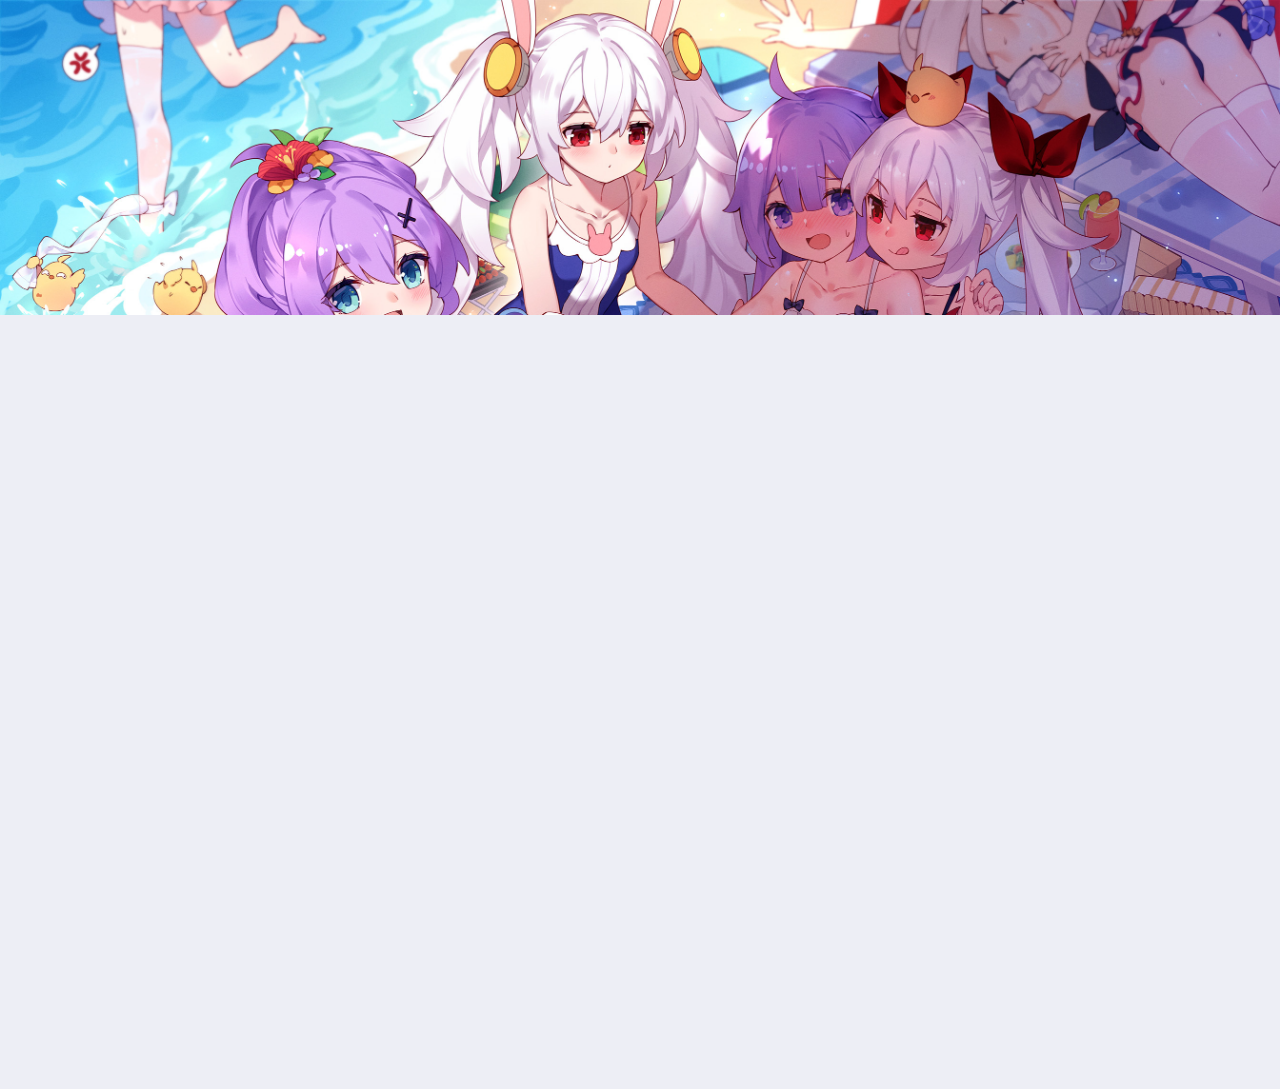
<file: archive/index.html>
<!DOCTYPE html><html lang="zh-CN" class="bg-[var(--page-bg)] transition text-[14px] md:text-[16px]" data-overlayscrollbars-initialize data-astro-cid-sckkx6r4 style="--configHue: 280;--page-width: 75rem;--bannerOffset: 30vh;--banner-height-home: 65vh;--banner-height: 35vh;"> <head><title>归档 - 一剪沐橙の小窝</title><meta charset="UTF-8"><meta name="description" content="归档 - 一剪沐橙の小窝"><meta name="author" content="一剪沐橙"><meta property="og:site_name" content="一剪沐橙の小窝"><meta property="og:url" content="https://mucute-qwq.github.io/archive/"><meta property="og:title" content="归档 - 一剪沐橙の小窝"><meta property="og:description" content="归档 - 一剪沐橙の小窝"><meta property="og:type" content="website"><meta name="twitter:card" content="summary_large_image"><meta property="twitter:url" content="https://mucute-qwq.github.io/archive/"><meta name="twitter:title" content="归档 - 一剪沐橙の小窝"><meta name="twitter:description" content="归档 - 一剪沐橙の小窝"><meta name="viewport" content="width=device-width"><meta name="generator" content="Astro v6.0.8"><link rel="icon" href="/favicon/favicon.png"><!-- Set the theme before the page is rendered to avoid a flash --><script>(function(){const DEFAULT_THEME = "auto";
const LIGHT_MODE = "light";
const DARK_MODE = "dark";
const AUTO_MODE = "auto";
const BANNER_HEIGHT_EXTEND = 30;
const PAGE_WIDTH = 75;
const configHue = 280;

			// Load the theme from local storage
			const theme = localStorage.getItem('theme') || DEFAULT_THEME;
			switch (theme) {
				case LIGHT_MODE:
					document.documentElement.classList.remove('dark');
					break
				case DARK_MODE:
					document.documentElement.classList.add('dark');
					break
				case AUTO_MODE:
					if (window.matchMedia('(prefers-color-scheme: dark)').matches) {
						document.documentElement.classList.add('dark');
					} else {
						document.documentElement.classList.remove('dark');
					}
			}

			// Load the hue from local storage
			const hue = localStorage.getItem('hue') || configHue;
			document.documentElement.style.setProperty('--hue', hue);

			// calculate the --banner-height-extend, which needs to be a multiple of 4 to avoid blurry text
			let offset = Math.floor(window.innerHeight * (BANNER_HEIGHT_EXTEND / 100));
			offset = offset - offset % 4;
			document.documentElement.style.setProperty('--banner-height-extend', `${offset}px`);
		})();</script><!-- defines global css variables. This will be applied to <html> <body> and some other elements idk why --><link rel="stylesheet" href="/_astro/Layout.m-bDb4pd.css">
<link rel="stylesheet" href="/_astro/Layout.DzG3KPj2.css">
<link rel="stylesheet" href="/_astro/MainGridLayout.f9oamhWD.css">
<style>input.svelte-1wah7ro:focus{outline:0}.search-panel.svelte-1wah7ro{max-height:calc(100vh - 100px);overflow-y:auto}
#display-setting.svelte-d7tq3k input[type=range]:where(.svelte-d7tq3k){-webkit-appearance:none;height:1.5rem;background-image:var(--color-selection-bar);transition:background-image .15s ease-in-out}#display-setting.svelte-d7tq3k input[type=range]:where(.svelte-d7tq3k)::-webkit-slider-thumb{-webkit-appearance:none;height:1rem;width:.5rem;border-radius:.125rem;background:#ffffffb3;box-shadow:none}#display-setting.svelte-d7tq3k input[type=range]:where(.svelte-d7tq3k)::-webkit-slider-thumb:hover{background:#fffc}#display-setting.svelte-d7tq3k input[type=range]:where(.svelte-d7tq3k)::-webkit-slider-thumb:active{background:#fff9}#display-setting.svelte-d7tq3k input[type=range]:where(.svelte-d7tq3k)::-moz-range-thumb{-webkit-appearance:none;height:1rem;width:.5rem;border-radius:.125rem;border-width:0;background:#ffffffb3;box-shadow:none}#display-setting.svelte-d7tq3k input[type=range]:where(.svelte-d7tq3k)::-moz-range-thumb:hover{background:#fffc}#display-setting.svelte-d7tq3k input[type=range]:where(.svelte-d7tq3k)::-moz-range-thumb:active{background:#fff9}#display-setting.svelte-d7tq3k input[type=range]:where(.svelte-d7tq3k)::-ms-thumb{-webkit-appearance:none;height:1rem;width:.5rem;border-radius:.125rem;background:#ffffffb3;box-shadow:none}#display-setting.svelte-d7tq3k input[type=range]:where(.svelte-d7tq3k)::-ms-thumb:hover{background:#fffc}#display-setting.svelte-d7tq3k input[type=range]:where(.svelte-d7tq3k)::-ms-thumb:active{background:#fff9}
</style>
<link rel="stylesheet" href="/_astro/Markdown.BtniRLn_.css">
<style>.friend-card[data-astro-cid-utnjvubm]{transition:all .4s cubic-bezier(.175,.885,.32,1.1)}.friend-card[data-astro-cid-utnjvubm]:hover{box-shadow:0 25px 50px #00000026,0 15px 30px #0000001f;transform:translateY(-12px) scale(1.02)}
.expressive-code .frame{--tw-shadow: 0 0 #0000 !important;--tw-shadow-colored: 0 0 #0000 !important;box-shadow:var(--tw-ring-offset-shadow, 0 0 #0000),var(--tw-ring-shadow, 0 0 #0000),var(--tw-shadow)!important}.expressive-code .title{font-family:JetBrains Mono Variable,ui-monospace,SFMono-Regular,Menlo,Monaco,Consolas,Liberation Mono,Courier New,monospace}
</style>
<link rel="stylesheet" href="/_astro/main.BEY7wyww.css">
<link rel="stylesheet" href="/_astro/markdown-extend.CbAaoAnU.css">
<link rel="stylesheet" href="/_astro/markdown.Pa38rlSa.css">
<style>.pswp__button{margin-right:0!important;display:flex!important;height:3rem!important;width:3rem!important;align-items:center!important;justify-content:center!important;background-color:#0006!important;transition-property:color,background-color,border-color,text-decoration-color,fill,stroke,opacity,box-shadow,transform,filter,backdrop-filter!important;transition-timing-function:cubic-bezier(.4,0,.2,1)!important;transition-duration:.15s!important}.pswp__button:hover{background-color:#00000080!important}.pswp__button:active{background-color:#0009!important}.pswp__button--zoom,.pswp__button--close{margin-top:1rem!important;border-radius:.75rem!important}.pswp__button--zoom:active,.pswp__button--close:active{--tw-scale-x: .9 !important;--tw-scale-y: .9 !important;transform:translate(var(--tw-translate-x),var(--tw-translate-y)) rotate(var(--tw-rotate)) skew(var(--tw-skew-x)) skewY(var(--tw-skew-y)) scaleX(var(--tw-scale-x)) scaleY(var(--tw-scale-y))!important}.pswp__button--zoom{margin-right:.625rem!important}.pswp__button--close{margin-right:1rem!important}
.scrollbar-base.os-scrollbar{transition-property:all;transition-timing-function:cubic-bezier(.4,0,.2,1);transition-duration:.15s;pointer-events:unset}.scrollbar-base.os-scrollbar.os-scrollbar-horizontal{height:1rem;padding:.25rem .5rem}.scrollbar-base.os-scrollbar.os-scrollbar-horizontal .os-scrollbar-track .os-scrollbar-handle{height:.25rem;border-radius:9999px}.scrollbar-base.os-scrollbar.os-scrollbar-horizontal:hover .os-scrollbar-track .os-scrollbar-handle{height:.5rem}.scrollbar-base.os-scrollbar.os-scrollbar-vertical{width:1rem;padding:.25rem}.scrollbar-base.os-scrollbar.os-scrollbar-vertical .os-scrollbar-track .os-scrollbar-handle{width:.25rem;border-radius:9999px}.scrollbar-base.os-scrollbar.os-scrollbar-vertical:hover .os-scrollbar-track .os-scrollbar-handle{width:.5rem}.os-scrollbar.scrollbar-auto{--os-handle-bg: var(--scrollbar-bg);--os-handle-bg-hover: var(--scrollbar-bg-hover);--os-handle-bg-active: var(--scrollbar-bg-active)}.os-scrollbar.scrollbar-dark{--os-handle-bg: var(--scrollbar-bg-dark);--os-handle-bg-hover: var(--scrollbar-bg-hover-dark);--os-handle-bg-active: var(--scrollbar-bg-active-dark)}.os-scrollbar.scrollbar-light{--os-handle-bg: var(--scrollbar-bg-light);--os-handle-bg-hover: var(--scrollbar-bg-hover-light);--os-handle-bg-active: var(--scrollbar-bg-active-light)}
html.is-changing .transition-swup-fade{transition-property:all;transition-timing-function:cubic-bezier(.4,0,.2,1);transition-duration:.2s}html.is-animating .transition-swup-fade{--tw-translate-y: 1rem;transform:translate(var(--tw-translate-x),var(--tw-translate-y)) rotate(var(--tw-rotate)) skew(var(--tw-skew-x)) skewY(var(--tw-skew-y)) scaleX(var(--tw-scale-x)) scaleY(var(--tw-scale-y));opacity:0}@keyframes fade-in-up{0%{transform:translateY(2rem);opacity:0}to{transform:translateY(0);opacity:1}}.onload-animation{opacity:0;animation:.3s fade-in-up;animation-fill-mode:forwards}#navbar{animation-delay:0ms}#sidebar{animation-delay:.1s}#swup-container{outline:none}#content-wrapper{animation-delay:var(--content-delay)}.footer{animation-delay:.25s}#banner-credit{animation-delay:.4s}#post-container :nth-child(1){animation-delay:calc(var(--content-delay) + 0ms)}#post-container :nth-child(2){animation-delay:calc(var(--content-delay) + 50ms)}#post-container :nth-child(3){animation-delay:calc(var(--content-delay) + .1s)}#post-container :nth-child(4){animation-delay:calc(var(--content-delay) + 175ms)}#post-container :nth-child(5){animation-delay:calc(var(--content-delay) + .25s)}#post-container :nth-child(6){animation-delay:calc(var(--content-delay) + 325ms)}
</style>
<link rel="stylesheet" href="/_astro/variables.5F2HVZJR.css"><script type="module" src="/_astro/page.Ciq_ddzx.js"></script></head> <body class=" min-h-screen transition  enable-banner" data-overlayscrollbars-initialize data-astro-cid-sckkx6r4 style="--configHue: 280;--page-width: 75rem;--bannerOffset: 30vh;--banner-height-home: 65vh;--banner-height: 35vh;"> <div id="config-carrier" data-hue="280"></div>    <div id="top-row" class="z-50 pointer-events-none relative transition-all duration-700 max-w-[var(--page-width)] px-0 md:px-4 mx-auto"> <div id="navbar-wrapper" class="pointer-events-auto sticky top-0 transition-all"> <div id="navbar" class="z-50 onload-animation"> <div class="absolute h-8 left-0 right-0 -top-8 bg-[var(--card-bg)] transition"></div> <!-- used for onload animation --> <div class="card-base !overflow-visible max-w-[var(--page-width)] h-[4.5rem] !rounded-t-none mx-auto flex items-center justify-between px-4"> <a href="/" class="btn-plain scale-animation rounded-lg h-[3.25rem] px-5 font-bold active:scale-95"> <div class="flex flex-row text-[var(--primary)] items-center text-md"> <svg width="1em" height="1em" class="text-[1.75rem] mb-1 mr-2" data-icon="material-symbols:home-outline-rounded">   <symbol id="ai:material-symbols:home-outline-rounded" viewBox="0 0 24 24"><path fill="currentColor" d="M6 19h3v-5q0-.425.288-.712T10 13h4q.425 0 .713.288T15 14v5h3v-9l-6-4.5L6 10zm-2 0v-9q0-.475.213-.9t.587-.7l6-4.5q.525-.4 1.2-.4t1.2.4l6 4.5q.375.275.588.7T20 10v9q0 .825-.588 1.413T18 21h-4q-.425 0-.712-.288T13 20v-5h-2v5q0 .425-.288.713T10 21H6q-.825 0-1.412-.587T4 19m8-6.75"/></symbol><use href="#ai:material-symbols:home-outline-rounded"></use>  </svg> 一剪沐橙の小窝 </div> </a> <div class="hidden md:flex"> <a aria-label="主页" href="/" class="btn-plain scale-animation rounded-lg h-11 font-bold px-5 active:scale-95"> <div class="flex items-center"> 主页  </div> </a><a aria-label="归档" href="/archive/" class="btn-plain scale-animation rounded-lg h-11 font-bold px-5 active:scale-95"> <div class="flex items-center"> 归档  </div> </a><a aria-label="友链" href="/friend-link/" class="btn-plain scale-animation rounded-lg h-11 font-bold px-5 active:scale-95"> <div class="flex items-center"> 友链  </div> </a><a aria-label="关于" href="/about/" class="btn-plain scale-animation rounded-lg h-11 font-bold px-5 active:scale-95"> <div class="flex items-center"> 关于  </div> </a> </div> <div class="flex"> <!--<SearchPanel client:load>--> <style>astro-island,astro-slot,astro-static-slot{display:contents}</style><script>(()=>{var e=async t=>{await(await t())()};(self.Astro||(self.Astro={})).only=e;window.dispatchEvent(new Event("astro:only"));})();</script><script>(()=>{var A=Object.defineProperty;var g=(i,o,a)=>o in i?A(i,o,{enumerable:!0,configurable:!0,writable:!0,value:a}):i[o]=a;var d=(i,o,a)=>g(i,typeof o!="symbol"?o+"":o,a);{let i={0:t=>m(t),1:t=>a(t),2:t=>new RegExp(t),3:t=>new Date(t),4:t=>new Map(a(t)),5:t=>new Set(a(t)),6:t=>BigInt(t),7:t=>new URL(t),8:t=>new Uint8Array(t),9:t=>new Uint16Array(t),10:t=>new Uint32Array(t),11:t=>Number.POSITIVE_INFINITY*t},o=t=>{let[l,e]=t;return l in i?i[l](e):void 0},a=t=>t.map(o),m=t=>typeof t!="object"||t===null?t:Object.fromEntries(Object.entries(t).map(([l,e])=>[l,o(e)]));class y extends HTMLElement{constructor(){super(...arguments);d(this,"Component");d(this,"hydrator");d(this,"hydrate",async()=>{var b;if(!this.hydrator||!this.isConnected)return;let e=(b=this.parentElement)==null?void 0:b.closest("astro-island[ssr]");if(e){e.addEventListener("astro:hydrate",this.hydrate,{once:!0});return}let c=this.querySelectorAll("astro-slot"),n={},h=this.querySelectorAll("template[data-astro-template]");for(let r of h){let s=r.closest(this.tagName);s!=null&&s.isSameNode(this)&&(n[r.getAttribute("data-astro-template")||"default"]=r.innerHTML,r.remove())}for(let r of c){let s=r.closest(this.tagName);s!=null&&s.isSameNode(this)&&(n[r.getAttribute("name")||"default"]=r.innerHTML)}let p;try{p=this.hasAttribute("props")?m(JSON.parse(this.getAttribute("props"))):{}}catch(r){let s=this.getAttribute("component-url")||"<unknown>",v=this.getAttribute("component-export");throw v&&(s+=` (export ${v})`),console.error(`[hydrate] Error parsing props for component ${s}`,this.getAttribute("props"),r),r}let u;await this.hydrator(this)(this.Component,p,n,{client:this.getAttribute("client")}),this.removeAttribute("ssr"),this.dispatchEvent(new CustomEvent("astro:hydrate"))});d(this,"unmount",()=>{this.isConnected||this.dispatchEvent(new CustomEvent("astro:unmount"))})}disconnectedCallback(){document.removeEventListener("astro:after-swap",this.unmount),document.addEventListener("astro:after-swap",this.unmount,{once:!0})}connectedCallback(){if(!this.hasAttribute("await-children")||document.readyState==="interactive"||document.readyState==="complete")this.childrenConnectedCallback();else{let e=()=>{document.removeEventListener("DOMContentLoaded",e),c.disconnect(),this.childrenConnectedCallback()},c=new MutationObserver(()=>{var n;((n=this.lastChild)==null?void 0:n.nodeType)===Node.COMMENT_NODE&&this.lastChild.nodeValue==="astro:end"&&(this.lastChild.remove(),e())});c.observe(this,{childList:!0}),document.addEventListener("DOMContentLoaded",e)}}async childrenConnectedCallback(){let e=this.getAttribute("before-hydration-url");e&&await import(e),this.start()}async start(){let e=JSON.parse(this.getAttribute("opts")),c=this.getAttribute("client");if(Astro[c]===void 0){window.addEventListener(`astro:${c}`,()=>this.start(),{once:!0});return}try{await Astro[c](async()=>{let n=this.getAttribute("renderer-url"),[h,{default:p}]=await Promise.all([import(this.getAttribute("component-url")),n?import(n):()=>()=>{}]),u=this.getAttribute("component-export")||"default";if(!u.includes("."))this.Component=h[u];else{this.Component=h;for(let f of u.split("."))this.Component=this.Component[f]}return this.hydrator=p,this.hydrate},e,this)}catch(n){console.error(`[astro-island] Error hydrating ${this.getAttribute("component-url")}`,n)}}attributeChangedCallback(){this.hydrate()}}d(y,"observedAttributes",["props"]),customElements.get("astro-island")||customElements.define("astro-island",y)}})();</script><astro-island uid="ZeFYuk" component-url="/_astro/Search.C6i6L3uL.js" component-export="default" renderer-url="/_astro/client.svelte.DieluNNR.js" props="{}" ssr client="only" opts="{&quot;name&quot;:&quot;Search&quot;,&quot;value&quot;:&quot;svelte&quot;}"></astro-island>  <astro-island uid="1g5Aab" component-url="/_astro/LightDarkSwitch.BvyMz9Vj.js" component-export="default" renderer-url="/_astro/client.svelte.DieluNNR.js" props="{}" ssr client="only" opts="{&quot;name&quot;:&quot;LightDarkSwitch&quot;,&quot;value&quot;:&quot;svelte&quot;}"></astro-island> <button aria-label="Menu" name="Nav Menu" class="btn-plain scale-animation rounded-lg w-11 h-11 active:scale-90 md:!hidden" id="nav-menu-switch"> <svg width="1em" height="1em" class="text-[1.25rem]" data-icon="material-symbols:menu-rounded">   <symbol id="ai:material-symbols:menu-rounded" viewBox="0 0 24 24"><path fill="currentColor" d="M4 18q-.425 0-.712-.288T3 17t.288-.712T4 16h16q.425 0 .713.288T21 17t-.288.713T20 18zm0-5q-.425 0-.712-.288T3 12t.288-.712T4 11h16q.425 0 .713.288T21 12t-.288.713T20 13zm0-5q-.425 0-.712-.288T3 7t.288-.712T4 6h16q.425 0 .713.288T21 7t-.288.713T20 8z"/></symbol><use href="#ai:material-symbols:menu-rounded"></use>  </svg> </button> </div> <div id="nav-menu-panel" class="float-panel float-panel-closed absolute transition-all fixed right-4 px-2 py-2"> <a href="/" class="group flex justify-between items-center py-2 pl-3 pr-1 rounded-lg gap-8
            hover:bg-[var(--btn-plain-bg-hover)] active:bg-[var(--btn-plain-bg-active)] transition
        "> <div class="transition text-black/75 dark:text-white/75 font-bold group-hover:text-[var(--primary)] group-active:text-[var(--primary)]"> 主页 </div> <svg width="1em" height="1em" class="transition text-[1.25rem] text-[var(--primary)]" data-icon="material-symbols:chevron-right-rounded">   <symbol id="ai:material-symbols:chevron-right-rounded" viewBox="0 0 24 24"><path fill="currentColor" d="M12.6 12L8.7 8.1q-.275-.275-.275-.7t.275-.7t.7-.275t.7.275l4.6 4.6q.15.15.213.325t.062.375t-.062.375t-.213.325l-4.6 4.6q-.275.275-.7.275t-.7-.275t-.275-.7t.275-.7z"/></symbol><use href="#ai:material-symbols:chevron-right-rounded"></use>  </svg>  </a><a href="/archive/" class="group flex justify-between items-center py-2 pl-3 pr-1 rounded-lg gap-8
            hover:bg-[var(--btn-plain-bg-hover)] active:bg-[var(--btn-plain-bg-active)] transition
        "> <div class="transition text-black/75 dark:text-white/75 font-bold group-hover:text-[var(--primary)] group-active:text-[var(--primary)]"> 归档 </div> <svg width="1em" height="1em" viewBox="0 0 24 24" class="transition text-[1.25rem] text-[var(--primary)]" data-icon="material-symbols:chevron-right-rounded">   <use href="#ai:material-symbols:chevron-right-rounded"></use>  </svg>  </a><a href="/friend-link/" class="group flex justify-between items-center py-2 pl-3 pr-1 rounded-lg gap-8
            hover:bg-[var(--btn-plain-bg-hover)] active:bg-[var(--btn-plain-bg-active)] transition
        "> <div class="transition text-black/75 dark:text-white/75 font-bold group-hover:text-[var(--primary)] group-active:text-[var(--primary)]"> 友链 </div> <svg width="1em" height="1em" viewBox="0 0 24 24" class="transition text-[1.25rem] text-[var(--primary)]" data-icon="material-symbols:chevron-right-rounded">   <use href="#ai:material-symbols:chevron-right-rounded"></use>  </svg>  </a><a href="/about/" class="group flex justify-between items-center py-2 pl-3 pr-1 rounded-lg gap-8
            hover:bg-[var(--btn-plain-bg-hover)] active:bg-[var(--btn-plain-bg-active)] transition
        "> <div class="transition text-black/75 dark:text-white/75 font-bold group-hover:text-[var(--primary)] group-active:text-[var(--primary)]"> 关于 </div> <svg width="1em" height="1em" viewBox="0 0 24 24" class="transition text-[1.25rem] text-[var(--primary)]" data-icon="material-symbols:chevron-right-rounded">   <use href="#ai:material-symbols:chevron-right-rounded"></use>  </svg>  </a> </div> <astro-island uid="Kl9sd" component-url="/_astro/DisplaySettings.CWE155vg.js" component-export="default" renderer-url="/_astro/client.svelte.DieluNNR.js" props="{}" ssr client="only" opts="{&quot;name&quot;:&quot;DisplaySettings&quot;,&quot;value&quot;:&quot;svelte&quot;}"></astro-island> </div> </div> <script type="module">function c(){localStorage.theme==="dark"?(document.documentElement.classList.remove("dark"),localStorage.theme="light"):(document.documentElement.classList.add("dark"),localStorage.theme="dark")}function o(){let t=document.getElementById("scheme-switch");t&&(t.onclick=function(){c()});let n=document.getElementById("display-settings-switch");n&&(n.onclick=function(){let e=document.getElementById("display-setting");e&&e.classList.toggle("float-panel-closed")});let l=document.getElementById("nav-menu-switch");l&&(l.onclick=function(){let e=document.getElementById("nav-menu-panel");e&&e.classList.toggle("float-panel-closed")})}o();</script> <script>(function(){const scriptUrl = "/pagefind/pagefind.js";

async function loadPagefind() {
    try {
        const response = await fetch(scriptUrl, { method: 'HEAD' });
        if (!response.ok) {
            throw new Error(`Pagefind script not found: ${response.status}`);
        }

        const pagefind = await import(scriptUrl);

        await pagefind.options({
            excerptLength: 20
        });

        window.pagefind = pagefind;

        document.dispatchEvent(new CustomEvent('pagefindready'));
        console.log('Pagefind loaded and initialized successfully, event dispatched.');
    } catch (error) {
        console.error('Failed to load Pagefind:', error);
        window.pagefind = {
            search: () => Promise.resolve({ results: [] }),
            options: () => Promise.resolve(),
        };
        document.dispatchEvent(new CustomEvent('pagefindloaderror'));
        console.log('Pagefind load error, event dispatched.');
    }
}

if (document.readyState === 'loading') {
    document.addEventListener('DOMContentLoaded', loadPagefind);
} else {
    loadPagefind();
}
})();</script> </div> </div>  <div id="banner-wrapper" class="absolute z-10 w-full transition duration-700 overflow-hidden" style="top: -30vh"> <div id="banner" class="object-cover h-full transition duration-700 opacity-0 scale-105 overflow-hidden relative"> <div class="transition absolute inset-0 dark:bg-black/10 bg-opacity-50 pointer-events-none"></div>  <img src="/images/banner.png" alt="Banner image of the blog" class="w-full h-full object-cover" style="object-position: top"> </div> </div> <div class="absolute w-full z-30 pointer-events-none" style="top: calc(35vh - 3.5rem)"> <!-- The pointer-events-none here prevent blocking the click event of the TOC --> <div class="relative max-w-[var(--page-width)] mx-auto pointer-events-auto"> <div id="main-grid" class="transition duration-700 w-full left-0 right-0 grid grid-cols-[17.5rem_auto] grid-rows-[auto_1fr_auto] lg:grid-rows-[auto]
    mx-auto gap-4 px-0 md:px-4"> <!-- Banner image credit -->  <div id="sidebar" class="mb-4 row-start-2 row-end-3 col-span-2 lg:row-start-1 lg:row-end-2 lg:col-span-1 lg:max-w-[17.5rem] onload-animation w-full"> <div class="flex flex-col w-full gap-4 mb-4"> <div class="card-base p-3"> <a aria-label="Go to About Page" href="/about/" class="group block relative mx-auto mt-1 lg:mx-0 lg:mt-0 mb-3
       max-w-[12rem] lg:max-w-none overflow-hidden rounded-xl active:scale-95"> <div class="absolute transition pointer-events-none group-hover:bg-black/30 group-active:bg-black/50
        w-full h-full z-50 flex items-center justify-center"> <svg width="1.13em" height="1em" class="transition opacity-0 scale-90 group-hover:scale-100 group-hover:opacity-100 text-white text-5xl" data-icon="fa6-regular:address-card">   <symbol id="ai:fa6-regular:address-card" viewBox="0 0 576 512"><path fill="currentColor" d="M512 80c8.8 0 16 7.2 16 16v320c0 8.8-7.2 16-16 16H64c-8.8 0-16-7.2-16-16V96c0-8.8 7.2-16 16-16zM64 32C28.7 32 0 60.7 0 96v320c0 35.3 28.7 64 64 64h448c35.3 0 64-28.7 64-64V96c0-35.3-28.7-64-64-64zm144 224a64 64 0 1 0 0-128a64 64 0 1 0 0 128m-32 32c-44.2 0-80 35.8-80 80c0 8.8 7.2 16 16 16h192c8.8 0 16-7.2 16-16c0-44.2-35.8-80-80-80zm200-144c-13.3 0-24 10.7-24 24s10.7 24 24 24h80c13.3 0 24-10.7 24-24s-10.7-24-24-24zm0 96c-13.3 0-24 10.7-24 24s10.7 24 24 24h80c13.3 0 24-10.7 24-24s-10.7-24-24-24z"/></symbol><use href="#ai:fa6-regular:address-card"></use>  </svg> </div> <div class="mx-auto lg:w-full h-full lg:mt-0  overflow-hidden relative"> <div class="transition absolute inset-0 dark:bg-black/10 bg-opacity-50 pointer-events-none"></div>  <img src="/images/avatar.jpg" alt="Profile Image of the Author" class="w-full h-full object-cover" style="object-position: center"> </div> </a> <div class="px-2"> <div class="font-bold text-xl text-center mb-1 dark:text-neutral-50 transition">一剪沐橙</div> <div class="h-1 w-5 bg-[var(--primary)] mx-auto rounded-full mb-2 transition"></div> <div class="text-center text-neutral-400 mb-2.5 transition">Forever MuCute.</div> <div class="flex flex-wrap gap-2 justify-center mb-1"> <a rel="me" aria-label="GitHub" href="https://github.com/mucute-qwq" target="_blank" class="btn-regular rounded-lg h-10 w-10 active:scale-90"> <svg width="0.97em" height="1em" class="text-[1.5rem]" data-icon="fa6-brands:github">   <symbol id="ai:fa6-brands:github" viewBox="0 0 496 512"><path fill="currentColor" d="M165.9 397.4c0 2-2.3 3.6-5.2 3.6c-3.3.3-5.6-1.3-5.6-3.6c0-2 2.3-3.6 5.2-3.6c3-.3 5.6 1.3 5.6 3.6m-31.1-4.5c-.7 2 1.3 4.3 4.3 4.9c2.6 1 5.6 0 6.2-2s-1.3-4.3-4.3-5.2c-2.6-.7-5.5.3-6.2 2.3m44.2-1.7c-2.9.7-4.9 2.6-4.6 4.9c.3 2 2.9 3.3 5.9 2.6c2.9-.7 4.9-2.6 4.6-4.6c-.3-1.9-3-3.2-5.9-2.9M244.8 8C106.1 8 0 113.3 0 252c0 110.9 69.8 205.8 169.5 239.2c12.8 2.3 17.3-5.6 17.3-12.1c0-6.2-.3-40.4-.3-61.4c0 0-70 15-84.7-29.8c0 0-11.4-29.1-27.8-36.6c0 0-22.9-15.7 1.6-15.4c0 0 24.9 2 38.6 25.8c21.9 38.6 58.6 27.5 72.9 20.9c2.3-16 8.8-27.1 16-33.7c-55.9-6.2-112.3-14.3-112.3-110.5c0-27.5 7.6-41.3 23.6-58.9c-2.6-6.5-11.1-33.3 2.6-67.9c20.9-6.5 69 27 69 27c20-5.6 41.5-8.5 62.8-8.5s42.8 2.9 62.8 8.5c0 0 48.1-33.6 69-27c13.7 34.7 5.2 61.4 2.6 67.9c16 17.7 25.8 31.5 25.8 58.9c0 96.5-58.9 104.2-114.8 110.5c9.2 7.9 17 22.9 17 46.4c0 33.7-.3 75.4-.3 83.6c0 6.5 4.6 14.4 17.3 12.1C428.2 457.8 496 362.9 496 252C496 113.3 383.5 8 244.8 8M97.2 352.9c-1.3 1-1 3.3.7 5.2c1.6 1.6 3.9 2.3 5.2 1c1.3-1 1-3.3-.7-5.2c-1.6-1.6-3.9-2.3-5.2-1m-10.8-8.1c-.7 1.3.3 2.9 2.3 3.9c1.6 1 3.6.7 4.3-.7c.7-1.3-.3-2.9-2.3-3.9c-2-.6-3.6-.3-4.3.7m32.4 35.6c-1.6 1.3-1 4.3 1.3 6.2c2.3 2.3 5.2 2.6 6.5 1c1.3-1.3.7-4.3-1.3-6.2c-2.2-2.3-5.2-2.6-6.5-1m-11.4-14.7c-1.6 1-1.6 3.6 0 5.9s4.3 3.3 5.6 2.3c1.6-1.3 1.6-3.9 0-6.2c-1.4-2.3-4-3.3-5.6-2"/></symbol><use href="#ai:fa6-brands:github"></use>  </svg> </a><a rel="me" aria-label="BiliBili" href="https://space.bilibili.com/3536995034859521" target="_blank" class="btn-regular rounded-lg h-10 w-10 active:scale-90"> <svg width="1em" height="1em" class="text-[1.5rem]" data-icon="fa6-brands:bilibili">   <symbol id="ai:fa6-brands:bilibili" viewBox="0 0 512 512"><path fill="currentColor" d="M488.6 104.1c16.7 18.1 24.4 39.7 23.3 65.7v202.4c-.4 26.4-9.2 48.1-26.5 65.1c-17.2 17-39.1 25.9-65.5 26.7H92.02c-26.45-.8-48.21-9.8-65.28-27.2C9.682 419.4.767 396.5 0 368.2V169.8c.767-26 9.682-47.6 26.74-65.7C43.81 87.75 65.57 78.77 92.02 78h29.38L96.05 52.19c-5.75-5.73-8.63-13-8.63-21.79c0-8.8 2.88-16.06 8.63-21.797C101.8 2.868 109.1 0 117.9 0q13.2 0 21.9 8.603L213.1 78h88l74.5-69.397C381.7 2.868 389.2 0 398 0q13.2 0 21.9 8.603c5.7 5.737 8.6 12.997 8.6 21.797c0 8.79-2.9 16.06-8.6 21.79L394.6 78h29.3c26.4.77 48 9.75 64.7 26.1m-38.8 69.7c-.4-9.6-3.7-17.4-10.7-23.5c-5.2-6.1-14-9.4-22.7-9.8H96.05c-9.59.4-17.45 3.7-23.58 9.8c-6.14 6.1-9.4 13.9-9.78 23.5v194.4c0 9.2 3.26 17 9.78 23.5s14.38 9.8 23.58 9.8H416.4c9.2 0 17-3.3 23.3-9.8s9.7-14.3 10.1-23.5zm-264.3 42.7c6.3 6.3 9.7 14.1 10.1 23.2V273c-.4 9.2-3.7 16.9-9.8 23.2c-6.2 6.3-14 9.5-23.6 9.5s-17.5-3.2-23.6-9.5s-9.4-14-9.8-23.2v-33.3c.4-9.1 3.8-16.9 10.1-23.2s13.2-9.6 23.3-10c9.2.4 17 3.7 23.3 10m191.5 0c6.3 6.3 9.7 14.1 10.1 23.2V273c-.4 9.2-3.7 16.9-9.8 23.2s-14 9.5-23.6 9.5s-17.4-3.2-23.6-9.5c-7-6.3-9.4-14-9.7-23.2v-33.3c.3-9.1 3.7-16.9 10-23.2s14.1-9.6 23.3-10c9.2.4 17 3.7 23.3 10"/></symbol><use href="#ai:fa6-brands:bilibili"></use>  </svg> </a><a rel="me" aria-label="Email" href="mailto:3578557729@qq.com" target="_blank" class="btn-regular rounded-lg h-10 w-10 active:scale-90"> <svg width="1em" height="1em" class="text-[1.5rem]" data-icon="fa6-regular:envelope">   <symbol id="ai:fa6-regular:envelope" viewBox="0 0 512 512"><path fill="currentColor" d="M64 112c-8.8 0-16 7.2-16 16v22.1l172.5 141.6c20.7 17 50.4 17 71.1 0L464 150.1V128c0-8.8-7.2-16-16-16zM48 212.2V384c0 8.8 7.2 16 16 16h384c8.8 0 16-7.2 16-16V212.2L322 328.8c-38.4 31.5-93.7 31.5-132 0zM0 128c0-35.3 28.7-64 64-64h384c35.3 0 64 28.7 64 64v256c0 35.3-28.7 64-64 64H64c-35.3 0-64-28.7-64-64z"/></symbol><use href="#ai:fa6-regular:envelope"></use>  </svg> </a>  </div> </div> </div> </div> <div id="sidebar-sticky" class="transition-all duration-700 flex flex-col w-full gap-4 top-4 sticky top-4"> <widget-layout data-id="categories" data-is-collapsed="false" class="pb-4 card-base onload-animation" style="animation-delay: 150ms; --collapsedHeight: 7.5rem;" data-astro-cid-ucso7hve="true"> <div class="font-bold transition text-lg text-neutral-900 dark:text-neutral-100 relative ml-8 mt-4 mb-2
        before:w-1 before:h-4 before:rounded-md before:bg-[var(--primary)]
        before:absolute before:left-[-16px] before:top-[5.5px]" data-astro-cid-ucso7hve style="--collapsedHeight: 7.5rem;">分类</div> <div id="categories" class="collapse-wrapper px-4 overflow-hidden" data-astro-cid-ucso7hve style="--collapsedHeight: 7.5rem;"> <a href="/archive/?category=%E6%95%99%E7%A8%8B" aria-label="View all posts in the 教程 category"> <button class="
            w-full
            h-10
            rounded-lg
            bg-none
            hover:bg-[var(--btn-plain-bg-hover)]
            active:bg-[var(--btn-plain-bg-active)]
            transition-all
            pl-2
            hover:pl-3
            
            text-neutral-700
            hover:text-[var(--primary)]
            dark:text-neutral-300
            dark:hover:text-[var(--primary)]
        "> <div class="flex items-center justify-between relative mr-2"> <div class="overflow-hidden text-left whitespace-nowrap overflow-ellipsis  "> 教程 </div> <div class="transition px-2 h-7 ml-4 min-w-[2rem] rounded-lg text-sm font-bold
                    text-[var(--btn-content)] dark:text-[var(--deep-text)]
                    bg-[var(--btn-regular-bg)] dark:bg-[var(--primary)]
                    flex items-center justify-center"> 5 </div> </div> </button> </a><a href="/archive/?category=%E9%97%B2%E8%B0%88" aria-label="View all posts in the 闲谈 category"> <button class="
            w-full
            h-10
            rounded-lg
            bg-none
            hover:bg-[var(--btn-plain-bg-hover)]
            active:bg-[var(--btn-plain-bg-active)]
            transition-all
            pl-2
            hover:pl-3
            
            text-neutral-700
            hover:text-[var(--primary)]
            dark:text-neutral-300
            dark:hover:text-[var(--primary)]
        "> <div class="flex items-center justify-between relative mr-2"> <div class="overflow-hidden text-left whitespace-nowrap overflow-ellipsis  "> 闲谈 </div> <div class="transition px-2 h-7 ml-4 min-w-[2rem] rounded-lg text-sm font-bold
                    text-[var(--btn-content)] dark:text-[var(--deep-text)]
                    bg-[var(--btn-regular-bg)] dark:bg-[var(--primary)]
                    flex items-center justify-center"> 3 </div> </div> </button> </a> </div>  </widget-layout>  <script type="module">class d extends HTMLElement{constructor(){if(super(),this.dataset.isCollapsed!=="true")return;const e=this.dataset.id,t=this.querySelector(".expand-btn"),s=this.querySelector(`#${e}`);t.addEventListener("click",()=>{s.classList.remove("collapsed"),t.classList.add("hidden")})}}customElements.get("widget-layout")||customElements.define("widget-layout",d);</script> <widget-layout data-id="tags" data-is-collapsed="false" class="pb-4 card-base onload-animation" style="animation-delay: 200ms; --collapsedHeight: 7.5rem;" data-astro-cid-ucso7hve="true"> <div class="font-bold transition text-lg text-neutral-900 dark:text-neutral-100 relative ml-8 mt-4 mb-2
        before:w-1 before:h-4 before:rounded-md before:bg-[var(--primary)]
        before:absolute before:left-[-16px] before:top-[5.5px]" data-astro-cid-ucso7hve style="--collapsedHeight: 7.5rem;">标签</div> <div id="tags" class="collapse-wrapper px-4 overflow-hidden" data-astro-cid-ucso7hve style="--collapsedHeight: 7.5rem;">  <div class="flex gap-2 flex-wrap"> <a href="/archive/?tag=Android" aria-label="View all posts with the Android tag" class="btn-regular h-8 text-sm px-3 rounded-lg">  Android </a><a href="/archive/?tag=Bun" aria-label="View all posts with the Bun tag" class="btn-regular h-8 text-sm px-3 rounded-lg">  Bun </a><a href="/archive/?tag=Docker" aria-label="View all posts with the Docker tag" class="btn-regular h-8 text-sm px-3 rounded-lg">  Docker </a><a href="/archive/?tag=Git" aria-label="View all posts with the Git tag" class="btn-regular h-8 text-sm px-3 rounded-lg">  Git </a><a href="/archive/?tag=LGBT" aria-label="View all posts with the LGBT tag" class="btn-regular h-8 text-sm px-3 rounded-lg">  LGBT </a><a href="/archive/?tag=Linux" aria-label="View all posts with the Linux tag" class="btn-regular h-8 text-sm px-3 rounded-lg">  Linux </a><a href="/archive/?tag=LSP" aria-label="View all posts with the LSP tag" class="btn-regular h-8 text-sm px-3 rounded-lg">  LSP </a><a href="/archive/?tag=Rust" aria-label="View all posts with the Rust tag" class="btn-regular h-8 text-sm px-3 rounded-lg">  Rust </a><a href="/archive/?tag=Shell" aria-label="View all posts with the Shell tag" class="btn-regular h-8 text-sm px-3 rounded-lg">  Shell </a><a href="/archive/?tag=Software" aria-label="View all posts with the Software tag" class="btn-regular h-8 text-sm px-3 rounded-lg">  Software </a><a href="/archive/?tag=Windows" aria-label="View all posts with the Windows tag" class="btn-regular h-8 text-sm px-3 rounded-lg">  Windows </a> </div>  </div>  </widget-layout>   </div> </div> <main id="swup-container" class="transition-swup-fade col-span-2 lg:col-span-1 overflow-hidden"> <div id="content-wrapper" class="onload-animation"> <!-- the overflow-hidden here prevent long text break the layout--> <!-- make id different from windows.swup global property -->  <astro-island uid="XoC22" component-url="/_astro/ArchivePanel.zevVRfdA.js" component-export="default" renderer-url="/_astro/client.svelte.DieluNNR.js" props="{&quot;sortedPosts&quot;:[1,[[0,{&quot;slug&quot;:[0,&quot;how-i-join-lgbt-community/how-i-join-lgbt-community&quot;],&quot;data&quot;:[0,{&quot;title&quot;:[0,&quot;我是如何加入 LGBT 群体的&quot;],&quot;published&quot;:[3,&quot;2026-01-28T00:00:00.000Z&quot;],&quot;draft&quot;:[0,false],&quot;description&quot;:[0,&quot;关于 LGBT，我的个人经历。&quot;],&quot;image&quot;:[0,&quot;&quot;],&quot;tags&quot;:[1,[[0,&quot;LGBT&quot;]]],&quot;category&quot;:[0,&quot;闲谈&quot;],&quot;lang&quot;:[0,&quot;&quot;],&quot;prevTitle&quot;:[0,&quot;&quot;],&quot;prevSlug&quot;:[0,&quot;&quot;],&quot;nextTitle&quot;:[0,&quot;&quot;],&quot;nextSlug&quot;:[0,&quot;&quot;]}]}],[0,{&quot;slug&quot;:[0,&quot;integrate-lsp-for-sora-editor&quot;],&quot;data&quot;:[0,{&quot;title&quot;:[0,&quot;为 Sora Editor 对接 LSP&quot;],&quot;published&quot;:[3,&quot;2026-01-10T00:00:00.000Z&quot;],&quot;draft&quot;:[0,false],&quot;description&quot;:[0,&quot;以 typescript-language-server 为例，对接 TypeScript 语言服务器。&quot;],&quot;image&quot;:[0,&quot;&quot;],&quot;tags&quot;:[1,[[0,&quot;Android&quot;],[0,&quot;LSP&quot;]]],&quot;category&quot;:[0,&quot;教程&quot;],&quot;lang&quot;:[0,&quot;&quot;],&quot;prevTitle&quot;:[0,&quot;&quot;],&quot;prevSlug&quot;:[0,&quot;&quot;],&quot;nextTitle&quot;:[0,&quot;&quot;],&quot;nextSlug&quot;:[0,&quot;&quot;]}]}],[0,{&quot;slug&quot;:[0,&quot;write-and-run-rust-on-mobile&quot;],&quot;data&quot;:[0,{&quot;title&quot;:[0,&quot;在移动设备上编写和运行 Rust&quot;],&quot;published&quot;:[3,&quot;2025-10-24T00:00:00.000Z&quot;],&quot;draft&quot;:[0,false],&quot;description&quot;:[0,&quot;通过使用 Rustroid 进行 Rust 编程。&quot;],&quot;image&quot;:[0,&quot;&quot;],&quot;tags&quot;:[1,[[0,&quot;Rust&quot;],[0,&quot;Android&quot;],[0,&quot;Software&quot;]]],&quot;category&quot;:[0,&quot;教程&quot;],&quot;lang&quot;:[0,&quot;&quot;],&quot;prevTitle&quot;:[0,&quot;&quot;],&quot;prevSlug&quot;:[0,&quot;&quot;],&quot;nextTitle&quot;:[0,&quot;&quot;],&quot;nextSlug&quot;:[0,&quot;&quot;]}]}],[0,{&quot;slug&quot;:[0,&quot;the-luo-in-hearts&quot;],&quot;data&quot;:[0,{&quot;title&quot;:[0,&quot;每个人心中的洛神&quot;],&quot;published&quot;:[3,&quot;2025-09-23T00:00:00.000Z&quot;],&quot;draft&quot;:[0,false],&quot;description&quot;:[0,&quot;致所有 LGBT、非 LGBT 群体。&quot;],&quot;image&quot;:[0,&quot;&quot;],&quot;tags&quot;:[1,[[0,&quot;LGBT&quot;]]],&quot;category&quot;:[0,&quot;闲谈&quot;],&quot;lang&quot;:[0,&quot;&quot;],&quot;prevTitle&quot;:[0,&quot;&quot;],&quot;prevSlug&quot;:[0,&quot;&quot;],&quot;nextTitle&quot;:[0,&quot;&quot;],&quot;nextSlug&quot;:[0,&quot;&quot;]}]}],[0,{&quot;slug&quot;:[0,&quot;create-my-own-blog&quot;],&quot;data&quot;:[0,{&quot;title&quot;:[0,&quot;从零开始创建一个自己的博客&quot;],&quot;published&quot;:[3,&quot;2025-08-31T00:00:00.000Z&quot;],&quot;draft&quot;:[0,false],&quot;description&quot;:[0,&quot;使用 Hexo + Butterfly 主题。&quot;],&quot;image&quot;:[0,&quot;./butterfly-official.png&quot;],&quot;tags&quot;:[1,[[0,&quot;Bun&quot;],[0,&quot;Git&quot;],[0,&quot;Linux&quot;],[0,&quot;Windows&quot;]]],&quot;category&quot;:[0,&quot;教程&quot;],&quot;lang&quot;:[0,&quot;&quot;],&quot;prevTitle&quot;:[0,&quot;&quot;],&quot;prevSlug&quot;:[0,&quot;&quot;],&quot;nextTitle&quot;:[0,&quot;&quot;],&quot;nextSlug&quot;:[0,&quot;&quot;]}]}],[0,{&quot;slug&quot;:[0,&quot;build-termux-packages&quot;],&quot;data&quot;:[0,{&quot;title&quot;:[0,&quot;使用 Docker 构建 Termux Packages 中指定的包&quot;],&quot;published&quot;:[3,&quot;2025-08-29T00:00:00.000Z&quot;],&quot;draft&quot;:[0,false],&quot;description&quot;:[0,&quot;简单几步，轻松为自己的 Android 软件编译所需要的库/可执行文件。&quot;],&quot;image&quot;:[0,&quot;./docker-banner.svg&quot;],&quot;tags&quot;:[1,[[0,&quot;Docker&quot;],[0,&quot;Linux&quot;],[0,&quot;Shell&quot;]]],&quot;category&quot;:[0,&quot;教程&quot;],&quot;lang&quot;:[0,&quot;&quot;],&quot;prevTitle&quot;:[0,&quot;&quot;],&quot;prevSlug&quot;:[0,&quot;&quot;],&quot;nextTitle&quot;:[0,&quot;&quot;],&quot;nextSlug&quot;:[0,&quot;&quot;]}]}],[0,{&quot;slug&quot;:[0,&quot;how-to-use-docker&quot;],&quot;data&quot;:[0,{&quot;title&quot;:[0,&quot;如何在 Ubuntu/Windows 上使用 Docker&quot;],&quot;published&quot;:[3,&quot;2025-08-29T00:00:00.000Z&quot;],&quot;draft&quot;:[0,false],&quot;description&quot;:[0,&quot;通过简单学习，掌握 Docker 的基本使用方法。&quot;],&quot;image&quot;:[0,&quot;./docker-banner.svg&quot;],&quot;tags&quot;:[1,[[0,&quot;Docker&quot;],[0,&quot;Linux&quot;],[0,&quot;Windows&quot;]]],&quot;category&quot;:[0,&quot;教程&quot;],&quot;lang&quot;:[0,&quot;&quot;],&quot;prevTitle&quot;:[0,&quot;&quot;],&quot;prevSlug&quot;:[0,&quot;&quot;],&quot;nextTitle&quot;:[0,&quot;&quot;],&quot;nextSlug&quot;:[0,&quot;&quot;]}]}],[0,{&quot;slug&quot;:[0,&quot;hello-world&quot;],&quot;data&quot;:[0,{&quot;title&quot;:[0,&quot;Hello, world!&quot;],&quot;published&quot;:[3,&quot;2025-08-26T00:00:00.000Z&quot;],&quot;draft&quot;:[0,false],&quot;description&quot;:[0,&quot;为美好的世界献上祝福。&quot;],&quot;image&quot;:[0,&quot;&quot;],&quot;tags&quot;:[1,[]],&quot;category&quot;:[0,&quot;闲谈&quot;],&quot;lang&quot;:[0,&quot;&quot;],&quot;prevTitle&quot;:[0,&quot;&quot;],&quot;prevSlug&quot;:[0,&quot;&quot;],&quot;nextTitle&quot;:[0,&quot;&quot;],&quot;nextSlug&quot;:[0,&quot;&quot;]}]}]]]}" ssr client="only" opts="{&quot;name&quot;:&quot;ArchivePanel&quot;,&quot;value&quot;:&quot;svelte&quot;}"></astro-island>  <div class="footer col-span-2 onload-animation hidden lg:block"> <!--<div class="border-t border-[var(&#45;&#45;primary)] mx-16 border-dashed py-8 max-w-[var(&#45;&#45;page-width)] flex flex-col items-center justify-center px-6">--><div class="transition border-t border-black/10 dark:border-white/15 my-10 border-dashed mx-32"></div> <!--<div class="transition bg-[oklch(92%_0.01_var(&#45;&#45;hue))] dark:bg-black rounded-2xl py-8 mt-4 mb-8 flex flex-col items-center justify-center px-6">--> <div class="transition border-dashed border-[oklch(85%_0.01_var(--hue))] dark:border-white/15 rounded-2xl mb-12 flex flex-col items-center justify-center px-6"> <div class="transition text-50 text-sm text-center">
&copy; <span id="copyright-year">2026</span> 一剪沐橙. All Rights Reserved. <br>
Powered by
<a class="transition link text-[var(--primary)] font-medium" target="_blank" href="https://astro.build">Astro</a> &
<a class="transition link text-[var(--primary)] font-medium" target="_blank" href="https://github.com/saicaca/fuwari">Fuwari</a> </div> </div> </div> </div> </main> <div class="footer col-span-2 onload-animation block lg:hidden"> <!--<div class="border-t border-[var(&#45;&#45;primary)] mx-16 border-dashed py-8 max-w-[var(&#45;&#45;page-width)] flex flex-col items-center justify-center px-6">--><div class="transition border-t border-black/10 dark:border-white/15 my-10 border-dashed mx-32"></div> <!--<div class="transition bg-[oklch(92%_0.01_var(&#45;&#45;hue))] dark:bg-black rounded-2xl py-8 mt-4 mb-8 flex flex-col items-center justify-center px-6">--> <div class="transition border-dashed border-[oklch(85%_0.01_var(--hue))] dark:border-white/15 rounded-2xl mb-12 flex flex-col items-center justify-center px-6"> <div class="transition text-50 text-sm text-center">
&copy; <span id="copyright-year">2026</span> 一剪沐橙. All Rights Reserved. <br>
Powered by
<a class="transition link text-[var(--primary)] font-medium" target="_blank" href="https://astro.build">Astro</a> &
<a class="transition link text-[var(--primary)] font-medium" target="_blank" href="https://github.com/saicaca/fuwari">Fuwari</a> </div> </div> </div> </div> <!-- There can't be a filter on parent element, or it will break `fixed` --><div class="back-to-top-wrapper hidden lg:block" data-astro-cid-eymb5ayk> <div id="back-to-top-btn" class="back-to-top-btn hide flex items-center rounded-2xl overflow-hidden transition" onclick="backToTop()" data-astro-cid-eymb5ayk> <button aria-label="Back to Top" class="btn-card h-[3.75rem] w-[3.75rem]" data-astro-cid-eymb5ayk> <svg width="1em" height="1em" class="mx-auto" data-astro-cid-eymb5ayk="true" data-icon="material-symbols:keyboard-arrow-up-rounded">   <symbol id="ai:material-symbols:keyboard-arrow-up-rounded" viewBox="0 0 24 24"><path fill="currentColor" d="m12 10.8l-3.9 3.9q-.275.275-.7.275t-.7-.275t-.275-.7t.275-.7l4.6-4.6q.3-.3.7-.3t.7.3l4.6 4.6q.275.275.275.7t-.275.7t-.7.275t-.7-.275z"/></symbol><use href="#ai:material-symbols:keyboard-arrow-up-rounded"></use>  </svg> </button> </div> </div>  <script>
function backToTop() {
    window.scroll({ top: 0, behavior: 'smooth' });
}
</script> </div> </div>  <div class="absolute w-full z-0 hidden 2xl:block"> <div class="relative max-w-[var(--page-width)] mx-auto"> <!-- TOC component --> <div id="toc-wrapper" class="hidden lg:block transition absolute top-0 -right-[var(--toc-width)] w-[var(--toc-width)] items-center toc-hide"> <div id="toc-inner-wrapper" class="fixed top-14 w-[var(--toc-width)] h-[calc(100vh_-_20rem)] overflow-y-scroll overflow-x-hidden hide-scrollbar"> <div id="toc" class="w-full h-full transition-swup-fade "> <div class="h-8 w-full"></div> <script type="module">class l extends HTMLElement{tocEl=null;visibleClass="visible";observer;anchorNavTarget=null;headingIdxMap=new Map;headings=[];sections=[];tocEntries=[];active=[];activeIndicator=null;constructor(){super(),this.observer=new IntersectionObserver(this.markVisibleSection,{threshold:0})}markVisibleSection=t=>{t.forEach(e=>{const i=e.target.children[0]?.getAttribute("id"),s=i?this.headingIdxMap.get(i):void 0;s!=null&&(this.active[s]=e.isIntersecting),e.isIntersecting&&this.anchorNavTarget==e.target.firstChild&&(this.anchorNavTarget=null)}),this.active.includes(!0)||this.fallback(),this.update()};toggleActiveHeading=()=>{let t=this.active.length-1,e=this.active.length-1,i=-1;for(;t>=0&&!this.active[t];)this.tocEntries[t].classList.remove(this.visibleClass),t--;for(;t>=0&&this.active[t];)this.tocEntries[t].classList.add(this.visibleClass),e=Math.min(e,t),i=Math.max(i,t),t--;for(;t>=0;)this.tocEntries[t].classList.remove(this.visibleClass),t--;if(e>i)this.activeIndicator?.setAttribute("style","opacity: 0");else{let s=this.tocEl?.getBoundingClientRect().top||0,n=this.tocEl?.scrollTop||0,o=this.tocEntries[e].getBoundingClientRect().top-s+n,c=this.tocEntries[i].getBoundingClientRect().bottom-s+n;this.activeIndicator?.setAttribute("style",`top: ${o}px; height: ${c-o}px`)}};scrollToActiveHeading=()=>{if(this.anchorNavTarget||!this.tocEl)return;const t=document.querySelectorAll(`#toc .${this.visibleClass}`);if(!t.length)return;const e=t[0],i=t[t.length-1],s=this.tocEl.clientHeight;let n;i.getBoundingClientRect().bottom-e.getBoundingClientRect().top<.9*s?n=e.offsetTop-32:n=i.offsetTop-s*.8,this.tocEl.scrollTo({top:n,left:0,behavior:"smooth"})};update=()=>{requestAnimationFrame(()=>{this.toggleActiveHeading(),this.scrollToActiveHeading()})};fallback=()=>{if(this.sections.length)for(let t=0;t<this.sections.length;t++){let e=this.sections[t].getBoundingClientRect().top,i=this.sections[t].getBoundingClientRect().bottom;if(this.isInRange(e,0,window.innerHeight)||this.isInRange(i,0,window.innerHeight)||e<0&&i>window.innerHeight)this.markActiveHeading(t);else if(e>window.innerHeight)break}};markActiveHeading=t=>{this.active[t]=!0};handleAnchorClick=t=>{const e=t.composedPath().find(i=>i instanceof HTMLAnchorElement);if(e){const i=decodeURIComponent(e.hash?.substring(1)),s=this.headingIdxMap.get(i);s!==void 0?this.anchorNavTarget=this.headings[s]:this.anchorNavTarget=null}};isInRange(t,e,i){return e<t&&t<i}connectedCallback(){const t=document.querySelector(".prose");t?t.addEventListener("animationend",()=>{this.init()},{once:!0}):console.debug("Animation element not found")}init(){if(this.tocEl=document.getElementById("toc-inner-wrapper"),!!this.tocEl&&(this.tocEl.addEventListener("click",this.handleAnchorClick,{capture:!0}),this.activeIndicator=document.getElementById("active-indicator"),this.tocEntries=Array.from(document.querySelectorAll("#toc a[href^='#']")),this.tocEntries.length!==0)){this.sections=new Array(this.tocEntries.length),this.headings=new Array(this.tocEntries.length);for(let t=0;t<this.tocEntries.length;t++){const e=decodeURIComponent(this.tocEntries[t].hash?.substring(1)),i=document.getElementById(e),s=i?.parentElement;i instanceof HTMLElement&&s instanceof HTMLElement&&(this.headings[t]=i,this.sections[t]=s,this.headingIdxMap.set(e,t))}this.active=new Array(this.tocEntries.length).fill(!1),this.sections.forEach(t=>this.observer.observe(t)),this.fallback(),this.update()}}disconnectedCallback(){this.sections.forEach(t=>this.observer.unobserve(t)),this.observer.disconnect(),this.tocEl?.removeEventListener("click",this.handleAnchorClick)}}customElements.get("table-of-contents")||customElements.define("table-of-contents",l);</script> <div class="h-8 w-full"></div> </div> </div> </div> <!-- #toc needs to exist for Swup to work normally -->  </div> </div>  <!-- increase the page height during page transition to prevent the scrolling animation from jumping --> <div id="page-height-extend" class="hidden h-[300vh]" data-astro-cid-sckkx6r4 style="--configHue: 280;--page-width: 75rem;--bannerOffset: 30vh;--banner-height-home: 65vh;--banner-height: 35vh;"></div>  <script type="module" src="/_astro/Layout.astro_astro_type_script_index_0_lang.CgcZgscn.js"></script> <script type="module" src="/_astro/Layout.astro_astro_type_script_index_1_lang.CYOknm3u.js"></script></body></html>
</file>
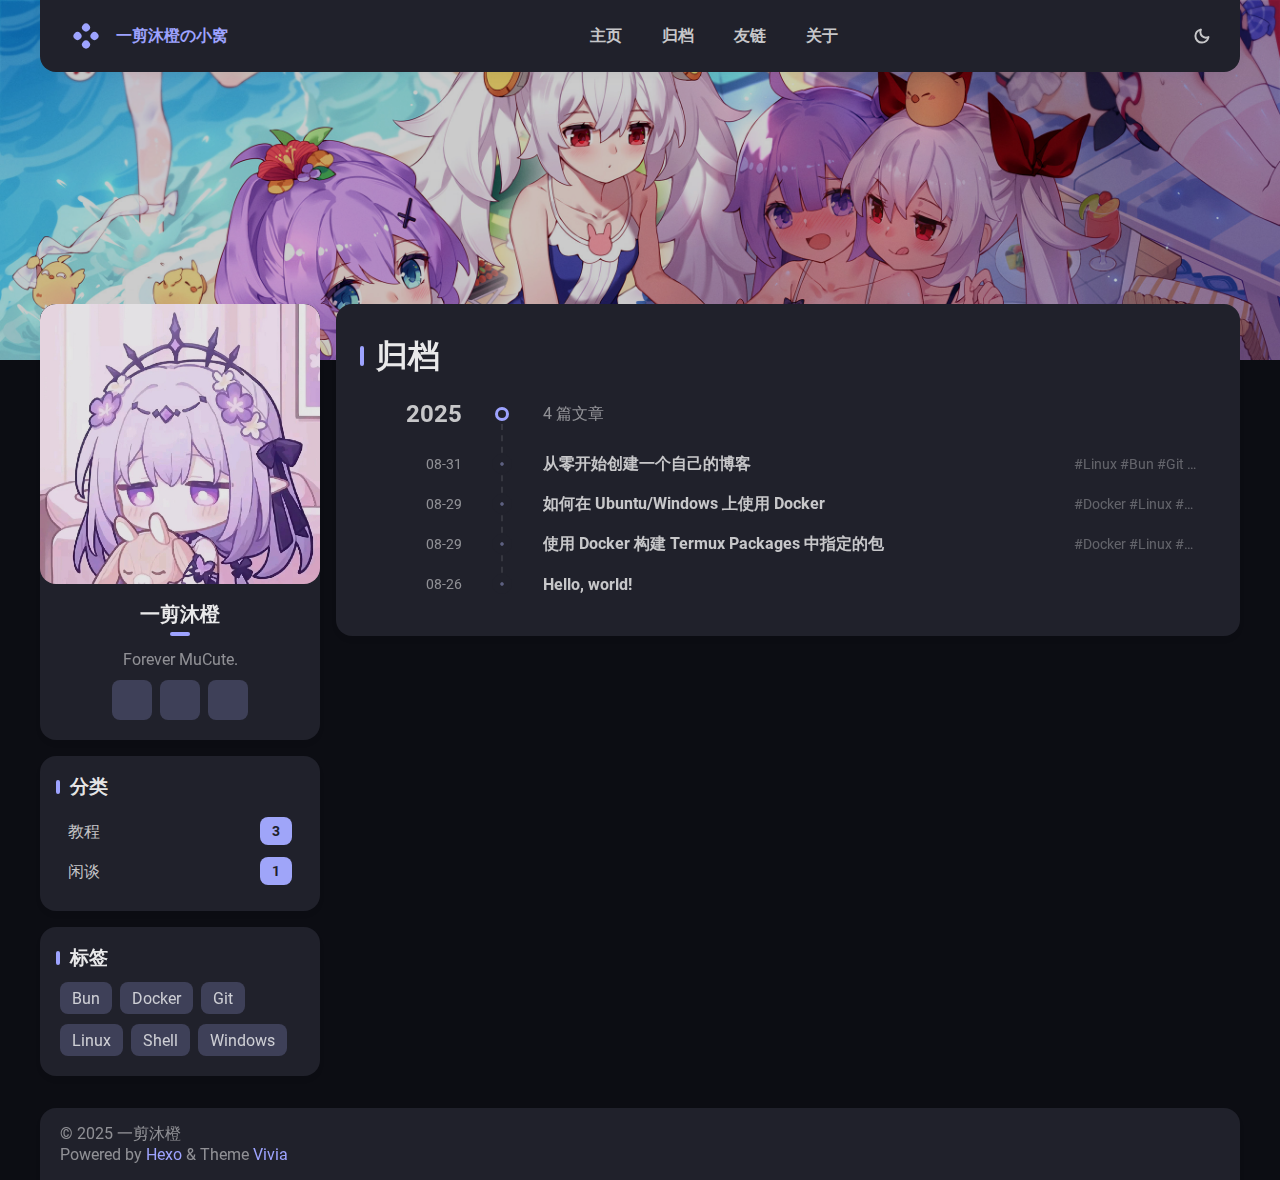
<file: archives/index.html>
<!DOCTYPE html>


<html theme="dark" showBanner="true" hasBanner="true" > 
<link href="https://cdn.staticfile.org/font-awesome/6.4.2/css/fontawesome.min.css" rel="stylesheet">
<link href="https://cdn.staticfile.org/font-awesome/6.4.2/css/brands.min.css" rel="stylesheet">
<link href="https://cdn.staticfile.org/font-awesome/6.4.2/css/solid.min.css" rel="stylesheet">
<script src="/js/color.global.min.js" ></script>
<script src="/js/load-settings.js" ></script>
<head>
  <meta charset="utf-8">
  
  
  

  
  <title>归档 | 一剪沐橙の小窝</title>
  <meta name="viewport" content="width=device-width, initial-scale=1, shrink-to-fit=no">

  <link rel="preload" href="/css/fonts/Roboto-Regular.ttf" as="font" type="font/ttf" crossorigin="anonymous">
  <link rel="preload" href="/css/fonts/Roboto-Bold.ttf" as="font" type="font/ttf" crossorigin="anonymous">

  <meta name="description" content="一剪沐橙的个人博客">
<meta property="og:type" content="website">
<meta property="og:title" content="一剪沐橙の小窝">
<meta property="og:url" content="https://mucute-qwq.github.io/archives/index.html">
<meta property="og:site_name" content="一剪沐橙の小窝">
<meta property="og:description" content="一剪沐橙的个人博客">
<meta property="og:locale" content="zh_CN">
<meta property="article:author" content="一剪沐橙">
<meta name="twitter:card" content="summary">
  
  
    <link rel="shortcut icon" href="/images/favicon.png">
  
  
  
<link rel="stylesheet" href="/css/style.css">

<meta name="generator" content="Hexo 8.0.0"></head>

<body>
  
  
    
<div id="banner" class="">
  <img src="/images/banner.png" itemprop="image">
  <div id="banner-dim"></div>
</div>
 
   
  <div id="main-grid" class="  ">
    <div id="nav" class=""  >
      <navbar id="navbar">
  <nav id="title-nav">
    <a href="/">
      <div id="vivia-logo">
        <div class="dot"></div>
        <div class="dot"></div>
        <div class="dot"></div>
        <div class="dot"></div>
      </div>
      <div>一剪沐橙の小窝 </div>
    </a>
  </nav>
  <nav id="main-nav">
    
      <a class="main-nav-link" href="/">主页</a>
    
      <a class="main-nav-link" href="/archives">归档</a>
    
      <a class="main-nav-link" href="/friend-link">友链</a>
    
      <a class="main-nav-link" href="/about">关于</a>
    
  </nav>
  <nav id="sub-nav">
    <a id="theme-btn" class="nav-icon">
      <span class="light-mode-icon"><svg xmlns="http://www.w3.org/2000/svg" height="20" viewBox="0 -960 960 960" width="20"><path d="M438.5-829.913v-48q0-17.452 11.963-29.476 11.964-12.024 29.326-12.024 17.363 0 29.537 12.024t12.174 29.476v48q0 17.452-11.963 29.476-11.964 12.024-29.326 12.024-17.363 0-29.537-12.024T438.5-829.913Zm0 747.826v-48q0-17.452 11.963-29.476 11.964-12.024 29.326-12.024 17.363 0 29.537 12.024t12.174 29.476v48q0 17.452-11.963 29.476-11.964 12.024-29.326 12.024-17.363 0-29.537-12.024T438.5-82.087ZM877.913-438.5h-48q-17.452 0-29.476-11.963-12.024-11.964-12.024-29.326 0-17.363 12.024-29.537t29.476-12.174h48q17.452 0 29.476 11.963 12.024 11.964 12.024 29.326 0 17.363-12.024 29.537T877.913-438.5Zm-747.826 0h-48q-17.452 0-29.476-11.963-12.024-11.964-12.024-29.326 0-17.363 12.024-29.537T82.087-521.5h48q17.452 0 29.476 11.963 12.024 11.964 12.024 29.326 0 17.363-12.024 29.537T130.087-438.5Zm660.174-290.87-34.239 32q-12.913 12.674-29.565 12.174-16.653-.5-29.327-13.174-12.674-12.673-12.554-28.826.12-16.152 12.794-28.826l33-35q12.913-12.674 30.454-12.674t30.163 12.847q12.709 12.846 12.328 30.826-.38 17.98-13.054 30.653ZM262.63-203.978l-32 34q-12.913 12.674-30.454 12.674t-30.163-12.847q-12.709-12.846-12.328-30.826.38-17.98 13.054-30.653l33.239-31q12.913-12.674 29.565-12.174 16.653.5 29.327 13.174 12.674 12.673 12.554 28.826-.12 16.152-12.794 28.826Zm466.74 33.239-32-33.239q-12.674-12.913-12.174-29.565.5-16.653 13.174-29.327 12.673-12.674 28.826-13.054 16.152-.38 28.826 12.294l35 33q12.674 12.913 12.674 30.454t-12.847 30.163q-12.846 12.709-30.826 12.328-17.98-.38-30.653-13.054ZM203.978-697.37l-34-33q-12.674-12.913-13.174-29.945-.5-17.033 12.174-29.707t31.326-13.293q18.653-.62 31.326 13.054l32 34.239q11.674 12.913 11.174 29.565-.5 16.653-13.174 29.327-12.673 12.674-28.826 12.554-16.152-.12-28.826-12.794ZM480-240q-100 0-170-70t-70-170q0-100 70-170t170-70q100 0 170 70t70 170q0 100-70 170t-170 70Zm-.247-82q65.703 0 111.475-46.272Q637-414.544 637-480.247t-45.525-111.228Q545.95-637 480.247-637t-111.475 45.525Q323-545.95 323-480.247t45.525 111.975Q414.05-322 479.753-322ZM481-481Z"/></svg></span>
      <span class="dark-mode-icon"><svg xmlns="http://www.w3.org/2000/svg" height="20" viewBox="0 -960 960 960" width="20"><path d="M480.239-116.413q-152.63 0-258.228-105.478Q116.413-327.37 116.413-480q0-130.935 77.739-227.435t206.304-125.043q43.022-9.631 63.87 10.869t3.478 62.805q-8.891 22.043-14.315 44.463-5.424 22.42-5.424 46.689 0 91.694 64.326 155.879 64.325 64.186 156.218 64.186 24.369 0 46.978-4.946 22.609-4.945 44.413-14.076 42.826-17.369 62.967 1.142 20.142 18.511 10.511 61.054Q807.174-280 712.63-198.206q-94.543 81.793-232.391 81.793Zm0-95q79.783 0 143.337-40.217 63.554-40.218 95.793-108.283-15.608 4.044-31.097 5.326-15.49 1.283-31.859.805-123.706-4.066-210.777-90.539-87.071-86.473-91.614-212.092-.24-16.369.923-31.978 1.164-15.609 5.446-30.978-67.826 32.478-108.282 96.152Q211.652-559.543 211.652-480q0 111.929 78.329 190.258 78.329 78.329 190.258 78.329ZM466.13-465.891Z"/></svg></span>
    </a>
    
    <div id="nav-menu-btn" class="nav-icon">
      <svg xmlns="http://www.w3.org/2000/svg" height="20" viewBox="0 -960 960 960" width="20"><path d="M177.37-252.282q-17.453 0-29.477-11.964-12.024-11.963-12.024-29.326t12.024-29.537q12.024-12.174 29.477-12.174h605.26q17.453 0 29.477 11.964 12.024 11.963 12.024 29.326t-12.024 29.537q-12.024 12.174-29.477 12.174H177.37Zm0-186.218q-17.453 0-29.477-11.963-12.024-11.964-12.024-29.326 0-17.363 12.024-29.537T177.37-521.5h605.26q17.453 0 29.477 11.963 12.024 11.964 12.024 29.326 0 17.363-12.024 29.537T782.63-438.5H177.37Zm0-186.217q-17.453 0-29.477-11.964-12.024-11.963-12.024-29.326t12.024-29.537q12.024-12.174 29.477-12.174h605.26q17.453 0 29.477 11.964 12.024 11.963 12.024 29.326t-12.024 29.537q-12.024 12.174-29.477 12.174H177.37Z"/></svg>
    </div>
  </nav>
</navbar>
<div id="nav-dropdown" class="hidden">
  <div id="dropdown-link-list">
    
      <a class="nav-dropdown-link" href="/">主页</a>
    
      <a class="nav-dropdown-link" href="/archives">归档</a>
    
      <a class="nav-dropdown-link" href="/friend-link">友链</a>
    
      <a class="nav-dropdown-link" href="/about">关于</a>
    
     
    </div>
</div>
<script>
  let dropdownBtn = document.getElementById("nav-menu-btn");
  let dropdownEle = document.getElementById("nav-dropdown");
  dropdownBtn.onclick = function() {
    dropdownEle.classList.toggle("hidden");
  }
</script>
    </div>
    <div id="sidebar-wrapper">
      <sidebar id="sidebar">
  
    <div class="widget-wrap">
  <div class="info-card">
    <div class="avatar">
      
        <image src=/images/avatar.jpg></image>
      
      <div class="img-dim"></div>
    </div>
    <div class="info">
      <div class="username">一剪沐橙 </div>
      <div class="dot"></div>
      <div class="subtitle">Forever MuCute. </div>
      <div class="link-list">
        
          <a class="link-btn" target="_blank" rel="noopener" href="https://github.com/mucute-qwq" title="GitHub"><i class="fa-brands fa-github"></i></a>
        
          <a class="link-btn" target="_blank" rel="noopener" href="https://space.bilibili.com/3536995034859521" title="BiliBili"><i class="fa-brands fa-bilibili"></i></a>
        
          <a class="link-btn" href="mailto:3578557729@qq.com" title="Email"><i class="fa-regular fa-envelope"></i></a>
         
      </div>  
    </div>
  </div>
</div>

  
  <div class="sticky">
    
      


  <div class="widget-wrap">
    <div class="widget">
      <h3 class="widget-title">分类</h3>
      <div class="category-box">
            <a class="category-link" href="/categories/%E6%95%99%E7%A8%8B/">
                教程
                <div class="category-count">3</div>
            </a>
        
            <a class="category-link" href="/categories/%E9%97%B2%E8%B0%88/">
                闲谈
                <div class="category-count">1</div>
            </a>
        </div>
    </div>
  </div>


    
      
  <div class="widget-wrap">
    <div class="widget">
      <h3 class="widget-title">标签</h3>
      <ul class="widget-tag-list" itemprop="keywords"><li class="widget-tag-list-item"><a class="widget-tag-list-link" href="/tags/Bun/" rel="tag">Bun</a></li><li class="widget-tag-list-item"><a class="widget-tag-list-link" href="/tags/Docker/" rel="tag">Docker</a></li><li class="widget-tag-list-item"><a class="widget-tag-list-link" href="/tags/Git/" rel="tag">Git</a></li><li class="widget-tag-list-item"><a class="widget-tag-list-link" href="/tags/Linux/" rel="tag">Linux</a></li><li class="widget-tag-list-item"><a class="widget-tag-list-link" href="/tags/Shell/" rel="tag">Shell</a></li><li class="widget-tag-list-item"><a class="widget-tag-list-link" href="/tags/Windows/" rel="tag">Windows</a></li></ul>
    </div>
  </div>


    
  </div>
</sidebar>
    </div>
    <div id="content-body">
       

<div class="archive-main-card">
    <div class="archive-top">
      <div class="main-title-bar">
        <div class="main-title-dot"></div>
        <h1 class="article-title">归档</h1>
      </div>    
    </div>
    
    
      
      
        
        <div class="year-line">
            <div class="year-num">2025</div>
            <div class="dot-wrapper">
                <div class="dot"></div>
            </div>
            <div class="article-count">4 篇文章</div>
        </div>
      
      <a class="archive-article-link" href="/2025/08/31/create-my-own-blog/" title="从零开始创建一个自己的博客">
        <div class="date">08-31</div>
        <div class="line">
            <div class="dot"></div>
        </div>
        <div class="title">
            <div class="title-inner">
                
                    从零开始创建一个自己的博客
                
            </div>
        </div>
        <div class="tags">
            #Linux #Bun #Git #Windows
        </div>
      </a>
    
      
      
      <a class="archive-article-link" href="/2025/08/29/how-to-use-docker/" title="如何在 Ubuntu/Windows 上使用 Docker">
        <div class="date">08-29</div>
        <div class="line">
            <div class="dot"></div>
        </div>
        <div class="title">
            <div class="title-inner">
                
                    如何在 Ubuntu/Windows 上使用 Docker
                
            </div>
        </div>
        <div class="tags">
            #Docker #Linux #Windows
        </div>
      </a>
    
      
      
      <a class="archive-article-link" href="/2025/08/29/build-termux-packages/" title="使用 Docker 构建 Termux Packages 中指定的包">
        <div class="date">08-29</div>
        <div class="line">
            <div class="dot"></div>
        </div>
        <div class="title">
            <div class="title-inner">
                
                    使用 Docker 构建 Termux Packages 中指定的包
                
            </div>
        </div>
        <div class="tags">
            #Docker #Linux #Shell
        </div>
      </a>
    
      
      
      <a class="archive-article-link" href="/2025/08/26/hello-world/" title="Hello, world!">
        <div class="date">08-26</div>
        <div class="line">
            <div class="dot"></div>
        </div>
        <div class="title">
            <div class="title-inner">
                
                    Hello, world!
                
            </div>
        </div>
        <div class="tags">
            
        </div>
      </a>
    
  </div>
    </div>
    <div id="footer-wrapper">
      <footer id="footer">
  
  <div id="footer-info" class="inner">
    
    &copy; 2025 一剪沐橙<br>
    Powered by <a href="https://hexo.io/" target="_blank">Hexo</a> & Theme <a target="_blank" rel="noopener" href="https://github.com/saicaca/hexo-theme-vivia">Vivia</a>
  </div>
</footer>

    </div>
    <div class="back-to-top-wrapper">
    <button id="back-to-top-btn" class="back-to-top-btn hide" onclick="topFunction()">
        <i class="fa-solid fa-angle-up"></i>
    </button>
</div>

<script>
    function topFunction() {
        window.scroll({ top: 0, behavior: 'smooth' });
    }
    let btn = document.getElementById('back-to-top-btn');
    function scrollFunction() {
        if (document.body.scrollTop > 600 || document.documentElement.scrollTop > 600) {
            btn.classList.remove('hide')
        } else {
            btn.classList.add('hide')
        }
    }
    window.onscroll = function() {
        scrollFunction();
    }
</script>

  </div>
  <script src="/js/light-dark-switch.js"></script>
</body>
</html>
</file>
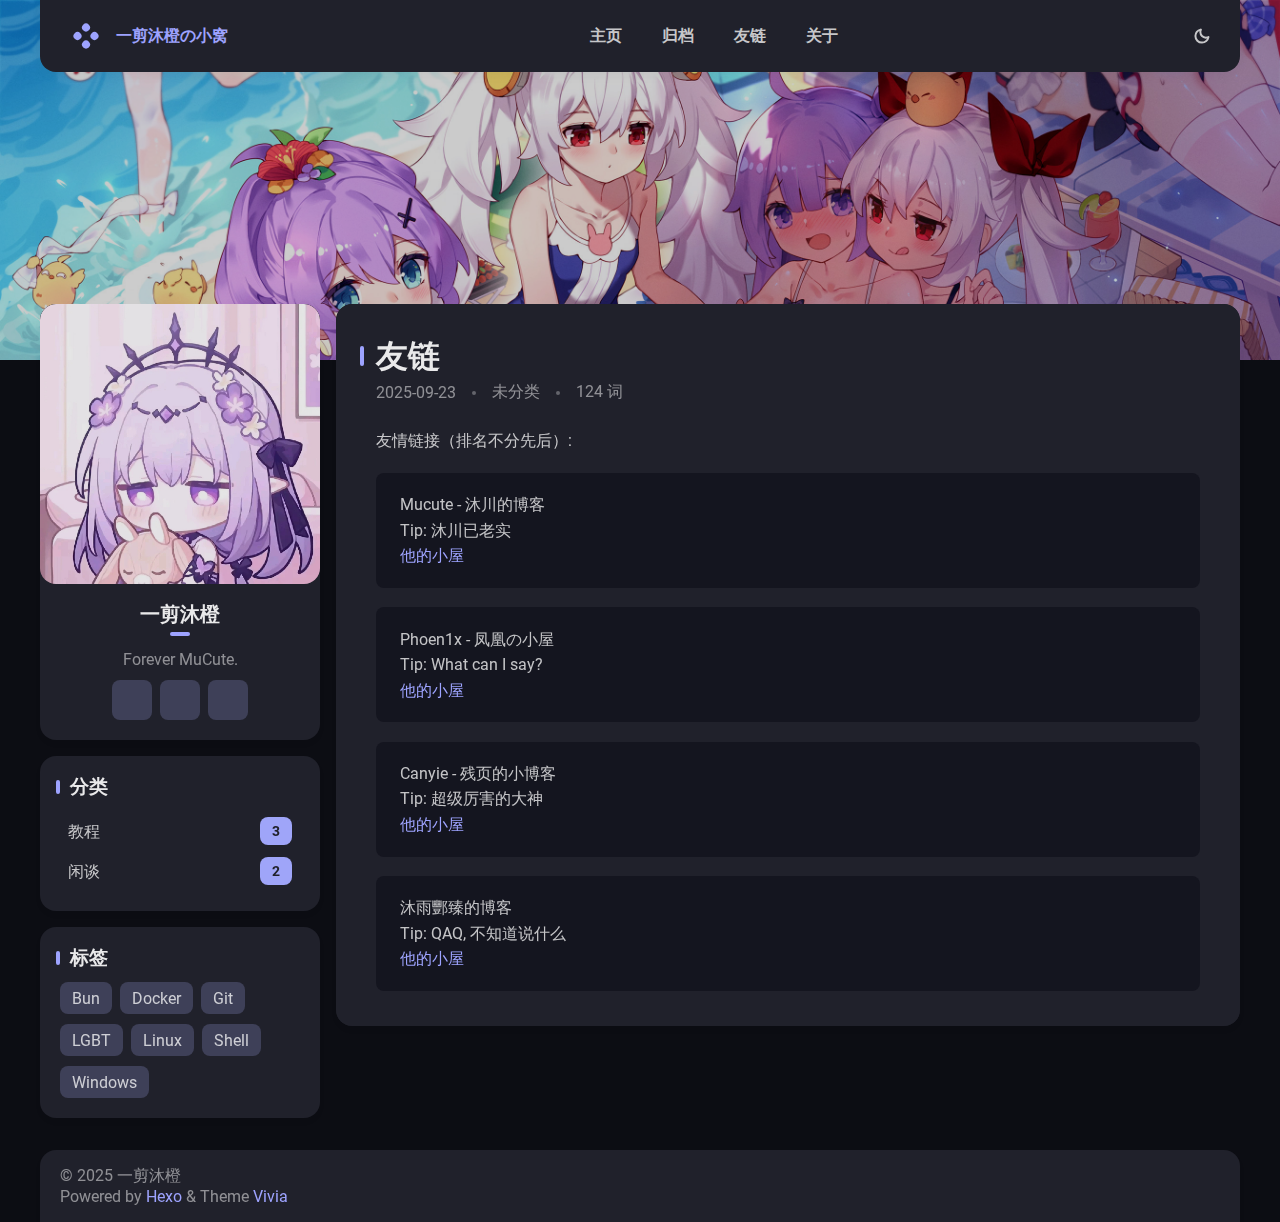
<file: friend-link/index.html>
<!DOCTYPE html>


<html theme="dark" showBanner="true" hasBanner="true" > 
<link href="https://cdn.staticfile.org/font-awesome/6.4.2/css/fontawesome.min.css" rel="stylesheet">
<link href="https://cdn.staticfile.org/font-awesome/6.4.2/css/brands.min.css" rel="stylesheet">
<link href="https://cdn.staticfile.org/font-awesome/6.4.2/css/solid.min.css" rel="stylesheet">
<script src="/js/color.global.min.js" ></script>
<script src="/js/load-settings.js" ></script>
<head>
  <meta charset="utf-8">
  
  
  

  
  <title>友链 | 一剪沐橙の小窝</title>
  <meta name="viewport" content="width=device-width, initial-scale=1, shrink-to-fit=no">

  <link rel="preload" href="/css/fonts/Roboto-Regular.ttf" as="font" type="font/ttf" crossorigin="anonymous">
  <link rel="preload" href="/css/fonts/Roboto-Bold.ttf" as="font" type="font/ttf" crossorigin="anonymous">

  <meta name="description" content="友情链接（排名不分先后）:  Mucute - 沐川的博客Tip: 沐川已老实他的小屋   Phoen1x - 凤凰の小屋Tip: What can I say?他的小屋   Canyie - 残页的小博客Tip: 超级厉害的大神他的小屋   沐雨酆臻的博客Tip: QAQ, 不知道说什么他的小屋">
<meta property="og:type" content="website">
<meta property="og:title" content="友链">
<meta property="og:url" content="https://mucute-qwq.github.io/friend-link/index.html">
<meta property="og:site_name" content="一剪沐橙の小窝">
<meta property="og:description" content="友情链接（排名不分先后）:  Mucute - 沐川的博客Tip: 沐川已老实他的小屋   Phoen1x - 凤凰の小屋Tip: What can I say?他的小屋   Canyie - 残页的小博客Tip: 超级厉害的大神他的小屋   沐雨酆臻的博客Tip: QAQ, 不知道说什么他的小屋">
<meta property="og:locale" content="zh_CN">
<meta property="article:published_time" content="2025-09-23T11:25:46.786Z">
<meta property="article:modified_time" content="2025-09-23T11:25:46.786Z">
<meta property="article:author" content="一剪沐橙">
<meta name="twitter:card" content="summary">
  
  
    <link rel="shortcut icon" href="/images/favicon.png">
  
  
  
<link rel="stylesheet" href="/css/style.css">

<meta name="generator" content="Hexo 8.0.0"></head>

<body>
  
  
    
<div id="banner" class="">
  <img src="/images/banner.png" itemprop="image">
  <div id="banner-dim"></div>
</div>
 
   
  <div id="main-grid" class="  ">
    <div id="nav" class=""  >
      <navbar id="navbar">
  <nav id="title-nav">
    <a href="/">
      <div id="vivia-logo">
        <div class="dot"></div>
        <div class="dot"></div>
        <div class="dot"></div>
        <div class="dot"></div>
      </div>
      <div>一剪沐橙の小窝 </div>
    </a>
  </nav>
  <nav id="main-nav">
    
      <a class="main-nav-link" href="/">主页</a>
    
      <a class="main-nav-link" href="/archives">归档</a>
    
      <a class="main-nav-link" href="/friend-link">友链</a>
    
      <a class="main-nav-link" href="/about">关于</a>
    
  </nav>
  <nav id="sub-nav">
    <a id="theme-btn" class="nav-icon">
      <span class="light-mode-icon"><svg xmlns="http://www.w3.org/2000/svg" height="20" viewBox="0 -960 960 960" width="20"><path d="M438.5-829.913v-48q0-17.452 11.963-29.476 11.964-12.024 29.326-12.024 17.363 0 29.537 12.024t12.174 29.476v48q0 17.452-11.963 29.476-11.964 12.024-29.326 12.024-17.363 0-29.537-12.024T438.5-829.913Zm0 747.826v-48q0-17.452 11.963-29.476 11.964-12.024 29.326-12.024 17.363 0 29.537 12.024t12.174 29.476v48q0 17.452-11.963 29.476-11.964 12.024-29.326 12.024-17.363 0-29.537-12.024T438.5-82.087ZM877.913-438.5h-48q-17.452 0-29.476-11.963-12.024-11.964-12.024-29.326 0-17.363 12.024-29.537t29.476-12.174h48q17.452 0 29.476 11.963 12.024 11.964 12.024 29.326 0 17.363-12.024 29.537T877.913-438.5Zm-747.826 0h-48q-17.452 0-29.476-11.963-12.024-11.964-12.024-29.326 0-17.363 12.024-29.537T82.087-521.5h48q17.452 0 29.476 11.963 12.024 11.964 12.024 29.326 0 17.363-12.024 29.537T130.087-438.5Zm660.174-290.87-34.239 32q-12.913 12.674-29.565 12.174-16.653-.5-29.327-13.174-12.674-12.673-12.554-28.826.12-16.152 12.794-28.826l33-35q12.913-12.674 30.454-12.674t30.163 12.847q12.709 12.846 12.328 30.826-.38 17.98-13.054 30.653ZM262.63-203.978l-32 34q-12.913 12.674-30.454 12.674t-30.163-12.847q-12.709-12.846-12.328-30.826.38-17.98 13.054-30.653l33.239-31q12.913-12.674 29.565-12.174 16.653.5 29.327 13.174 12.674 12.673 12.554 28.826-.12 16.152-12.794 28.826Zm466.74 33.239-32-33.239q-12.674-12.913-12.174-29.565.5-16.653 13.174-29.327 12.673-12.674 28.826-13.054 16.152-.38 28.826 12.294l35 33q12.674 12.913 12.674 30.454t-12.847 30.163q-12.846 12.709-30.826 12.328-17.98-.38-30.653-13.054ZM203.978-697.37l-34-33q-12.674-12.913-13.174-29.945-.5-17.033 12.174-29.707t31.326-13.293q18.653-.62 31.326 13.054l32 34.239q11.674 12.913 11.174 29.565-.5 16.653-13.174 29.327-12.673 12.674-28.826 12.554-16.152-.12-28.826-12.794ZM480-240q-100 0-170-70t-70-170q0-100 70-170t170-70q100 0 170 70t70 170q0 100-70 170t-170 70Zm-.247-82q65.703 0 111.475-46.272Q637-414.544 637-480.247t-45.525-111.228Q545.95-637 480.247-637t-111.475 45.525Q323-545.95 323-480.247t45.525 111.975Q414.05-322 479.753-322ZM481-481Z"/></svg></span>
      <span class="dark-mode-icon"><svg xmlns="http://www.w3.org/2000/svg" height="20" viewBox="0 -960 960 960" width="20"><path d="M480.239-116.413q-152.63 0-258.228-105.478Q116.413-327.37 116.413-480q0-130.935 77.739-227.435t206.304-125.043q43.022-9.631 63.87 10.869t3.478 62.805q-8.891 22.043-14.315 44.463-5.424 22.42-5.424 46.689 0 91.694 64.326 155.879 64.325 64.186 156.218 64.186 24.369 0 46.978-4.946 22.609-4.945 44.413-14.076 42.826-17.369 62.967 1.142 20.142 18.511 10.511 61.054Q807.174-280 712.63-198.206q-94.543 81.793-232.391 81.793Zm0-95q79.783 0 143.337-40.217 63.554-40.218 95.793-108.283-15.608 4.044-31.097 5.326-15.49 1.283-31.859.805-123.706-4.066-210.777-90.539-87.071-86.473-91.614-212.092-.24-16.369.923-31.978 1.164-15.609 5.446-30.978-67.826 32.478-108.282 96.152Q211.652-559.543 211.652-480q0 111.929 78.329 190.258 78.329 78.329 190.258 78.329ZM466.13-465.891Z"/></svg></span>
    </a>
    
    <div id="nav-menu-btn" class="nav-icon">
      <svg xmlns="http://www.w3.org/2000/svg" height="20" viewBox="0 -960 960 960" width="20"><path d="M177.37-252.282q-17.453 0-29.477-11.964-12.024-11.963-12.024-29.326t12.024-29.537q12.024-12.174 29.477-12.174h605.26q17.453 0 29.477 11.964 12.024 11.963 12.024 29.326t-12.024 29.537q-12.024 12.174-29.477 12.174H177.37Zm0-186.218q-17.453 0-29.477-11.963-12.024-11.964-12.024-29.326 0-17.363 12.024-29.537T177.37-521.5h605.26q17.453 0 29.477 11.963 12.024 11.964 12.024 29.326 0 17.363-12.024 29.537T782.63-438.5H177.37Zm0-186.217q-17.453 0-29.477-11.964-12.024-11.963-12.024-29.326t12.024-29.537q12.024-12.174 29.477-12.174h605.26q17.453 0 29.477 11.964 12.024 11.963 12.024 29.326t-12.024 29.537q-12.024 12.174-29.477 12.174H177.37Z"/></svg>
    </div>
  </nav>
</navbar>
<div id="nav-dropdown" class="hidden">
  <div id="dropdown-link-list">
    
      <a class="nav-dropdown-link" href="/">主页</a>
    
      <a class="nav-dropdown-link" href="/archives">归档</a>
    
      <a class="nav-dropdown-link" href="/friend-link">友链</a>
    
      <a class="nav-dropdown-link" href="/about">关于</a>
    
     
    </div>
</div>
<script>
  let dropdownBtn = document.getElementById("nav-menu-btn");
  let dropdownEle = document.getElementById("nav-dropdown");
  dropdownBtn.onclick = function() {
    dropdownEle.classList.toggle("hidden");
  }
</script>
    </div>
    <div id="sidebar-wrapper">
      <sidebar id="sidebar">
  
    <div class="widget-wrap">
  <div class="info-card">
    <div class="avatar">
      
        <image src=/images/avatar.jpg></image>
      
      <div class="img-dim"></div>
    </div>
    <div class="info">
      <div class="username">一剪沐橙 </div>
      <div class="dot"></div>
      <div class="subtitle">Forever MuCute. </div>
      <div class="link-list">
        
          <a class="link-btn" target="_blank" rel="noopener" href="https://github.com/mucute-qwq" title="GitHub"><i class="fa-brands fa-github"></i></a>
        
          <a class="link-btn" target="_blank" rel="noopener" href="https://space.bilibili.com/3536995034859521" title="BiliBili"><i class="fa-brands fa-bilibili"></i></a>
        
          <a class="link-btn" href="mailto:3578557729@qq.com" title="Email"><i class="fa-regular fa-envelope"></i></a>
         
      </div>  
    </div>
  </div>
</div>

  
  <div class="sticky">
    
      


  <div class="widget-wrap">
    <div class="widget">
      <h3 class="widget-title">分类</h3>
      <div class="category-box">
            <a class="category-link" href="/categories/%E6%95%99%E7%A8%8B/">
                教程
                <div class="category-count">3</div>
            </a>
        
            <a class="category-link" href="/categories/%E9%97%B2%E8%B0%88/">
                闲谈
                <div class="category-count">2</div>
            </a>
        </div>
    </div>
  </div>


    
      
  <div class="widget-wrap">
    <div class="widget">
      <h3 class="widget-title">标签</h3>
      <ul class="widget-tag-list" itemprop="keywords"><li class="widget-tag-list-item"><a class="widget-tag-list-link" href="/tags/Bun/" rel="tag">Bun</a></li><li class="widget-tag-list-item"><a class="widget-tag-list-link" href="/tags/Docker/" rel="tag">Docker</a></li><li class="widget-tag-list-item"><a class="widget-tag-list-link" href="/tags/Git/" rel="tag">Git</a></li><li class="widget-tag-list-item"><a class="widget-tag-list-link" href="/tags/LGBT/" rel="tag">LGBT</a></li><li class="widget-tag-list-item"><a class="widget-tag-list-link" href="/tags/Linux/" rel="tag">Linux</a></li><li class="widget-tag-list-item"><a class="widget-tag-list-link" href="/tags/Shell/" rel="tag">Shell</a></li><li class="widget-tag-list-item"><a class="widget-tag-list-link" href="/tags/Windows/" rel="tag">Windows</a></li></ul>
    </div>
  </div>


    
  </div>
</sidebar>
    </div>
    <div id="content-body">
       


<article id="page-" class="h-entry article article-type-page" itemprop="blogPost" itemscope itemtype="https://schema.org/BlogPosting">
   
  <div class="article-inner">
    <div class="article-main">
      <header class="article-header">
        
<div class="main-title-bar">
  <div class="main-title-dot"></div>
  
    
      <h1 class="p-name article-title" itemprop="headline name">
        友链
      </h1>
    
  
</div>

        <div class='meta-info-bar'>
          <div class="meta-info">
  <time class="dt-published" datetime="2025-09-23T11:25:46.786Z" itemprop="datePublished">2025-09-23</time>
</div>
          <div class="need-seperator meta-info">
            <div class="meta-cate-flex">
  
    未分类 
   
</div>
  
          </div>
          <div class="wordcount need-seperator meta-info">
            124 词 
          </div>
        </div>
        
      </header>
      <div class="e-content article-entry" itemprop="articleBody">
        
          <p>友情链接（排名不分先后）:</p>
<blockquote>
<p>Mucute - 沐川的博客<br>Tip: 沐川已老实<br><a target="_blank" rel="noopener" href="https://mucute.cn/">他的小屋</a></p>
</blockquote>
<blockquote>
<p>Phoen1x - 凤凰の小屋<br>Tip: What can I say?<br><a target="_blank" rel="noopener" href="https://www.phb1og.fun/">他的小屋</a></p>
</blockquote>
<blockquote>
<p>Canyie - 残页的小博客<br>Tip: 超级厉害的大神<br><a target="_blank" rel="noopener" href="https://blog.canyie.top/">他的小屋</a></p>
</blockquote>
<blockquote>
<p>沐雨酆臻的博客<br>Tip: QAQ, 不知道说什么<br><a target="_blank" rel="noopener" href="https://blg.myfz.fun/">他的小屋</a></p>
</blockquote>

        
      </div>

         
    </div>
    
     
  </div>
  
    

  
</article>






    </div>
    <div id="footer-wrapper">
      <footer id="footer">
  
  <div id="footer-info" class="inner">
    
    &copy; 2025 一剪沐橙<br>
    Powered by <a href="https://hexo.io/" target="_blank">Hexo</a> & Theme <a target="_blank" rel="noopener" href="https://github.com/saicaca/hexo-theme-vivia">Vivia</a>
  </div>
</footer>

    </div>
    <div class="back-to-top-wrapper">
    <button id="back-to-top-btn" class="back-to-top-btn hide" onclick="topFunction()">
        <i class="fa-solid fa-angle-up"></i>
    </button>
</div>

<script>
    function topFunction() {
        window.scroll({ top: 0, behavior: 'smooth' });
    }
    let btn = document.getElementById('back-to-top-btn');
    function scrollFunction() {
        if (document.body.scrollTop > 600 || document.documentElement.scrollTop > 600) {
            btn.classList.remove('hide')
        } else {
            btn.classList.add('hide')
        }
    }
    window.onscroll = function() {
        scrollFunction();
    }
</script>

  </div>
  <script src="/js/light-dark-switch.js"></script>
</body>
</html>
</file>
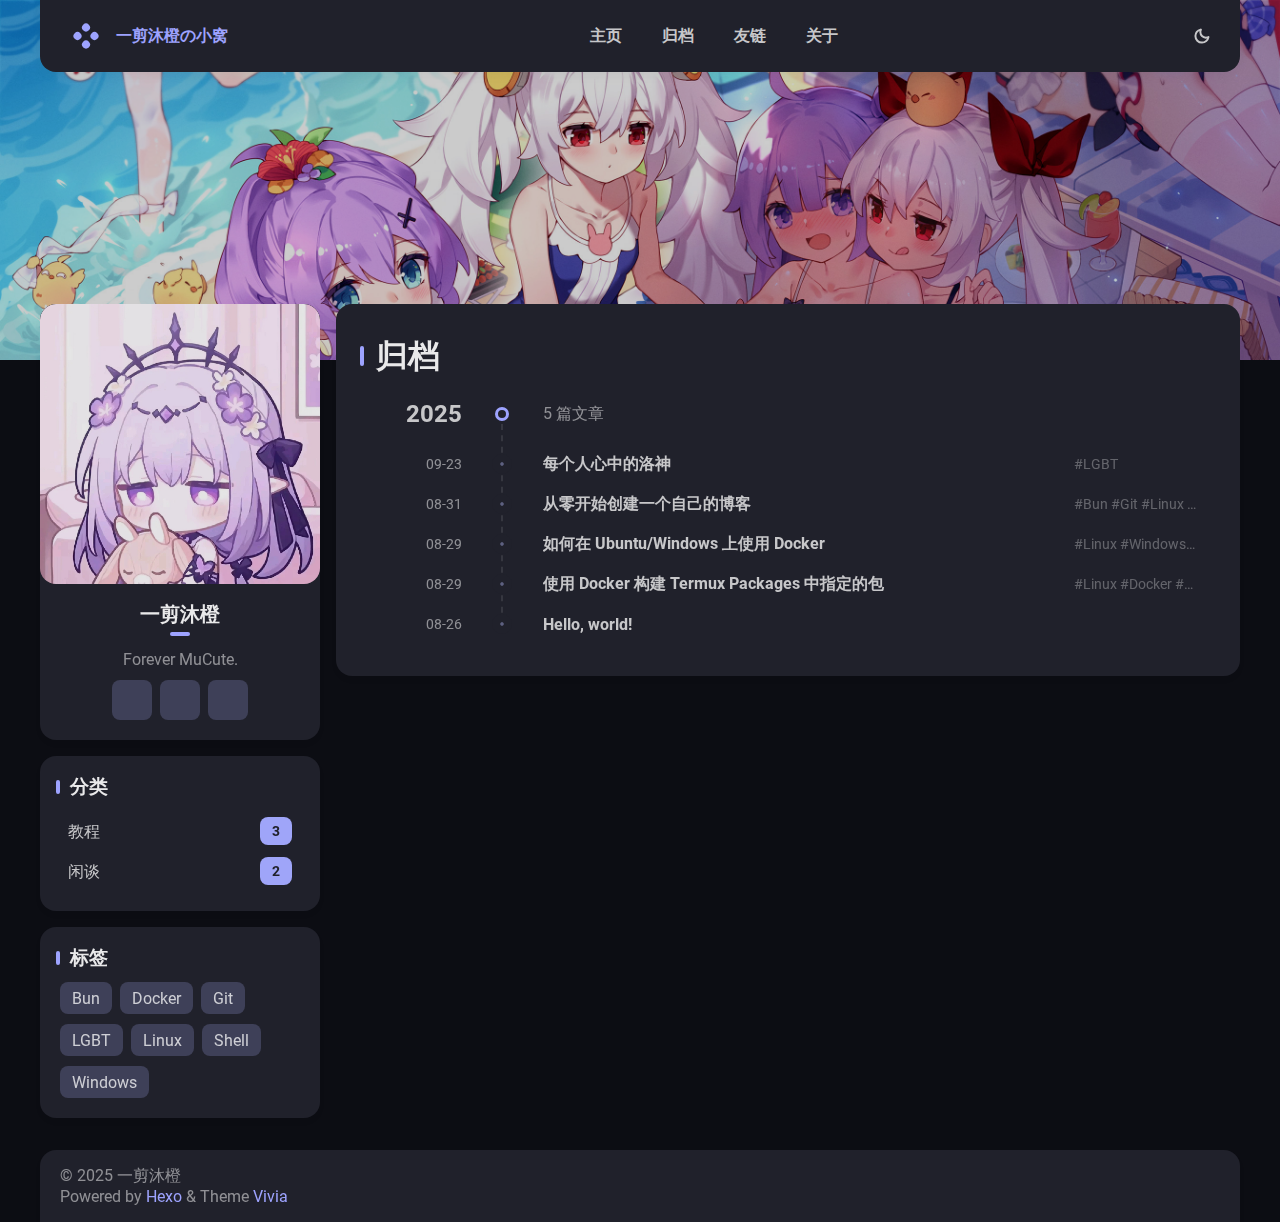
<file: archives/2025/index.html>
<!DOCTYPE html>


<html theme="dark" showBanner="true" hasBanner="true" > 
<link href="https://cdn.staticfile.org/font-awesome/6.4.2/css/fontawesome.min.css" rel="stylesheet">
<link href="https://cdn.staticfile.org/font-awesome/6.4.2/css/brands.min.css" rel="stylesheet">
<link href="https://cdn.staticfile.org/font-awesome/6.4.2/css/solid.min.css" rel="stylesheet">
<script src="/js/color.global.min.js" ></script>
<script src="/js/load-settings.js" ></script>
<head>
  <meta charset="utf-8">
  
  
  

  
  <title>归档: 2025 | 一剪沐橙の小窝</title>
  <meta name="viewport" content="width=device-width, initial-scale=1, shrink-to-fit=no">

  <link rel="preload" href="/css/fonts/Roboto-Regular.ttf" as="font" type="font/ttf" crossorigin="anonymous">
  <link rel="preload" href="/css/fonts/Roboto-Bold.ttf" as="font" type="font/ttf" crossorigin="anonymous">

  <meta name="description" content="一剪沐橙的个人博客">
<meta property="og:type" content="website">
<meta property="og:title" content="一剪沐橙の小窝">
<meta property="og:url" content="https://mucute-qwq.github.io/archives/2025/index.html">
<meta property="og:site_name" content="一剪沐橙の小窝">
<meta property="og:description" content="一剪沐橙的个人博客">
<meta property="og:locale" content="zh_CN">
<meta property="article:author" content="一剪沐橙">
<meta name="twitter:card" content="summary">
  
  
    <link rel="shortcut icon" href="/images/favicon.png">
  
  
  
<link rel="stylesheet" href="/css/style.css">

<meta name="generator" content="Hexo 8.0.0"></head>

<body>
  
  
    
<div id="banner" class="">
  <img src="/images/banner.png" itemprop="image">
  <div id="banner-dim"></div>
</div>
 
   
  <div id="main-grid" class="  ">
    <div id="nav" class=""  >
      <navbar id="navbar">
  <nav id="title-nav">
    <a href="/">
      <div id="vivia-logo">
        <div class="dot"></div>
        <div class="dot"></div>
        <div class="dot"></div>
        <div class="dot"></div>
      </div>
      <div>一剪沐橙の小窝 </div>
    </a>
  </nav>
  <nav id="main-nav">
    
      <a class="main-nav-link" href="/">主页</a>
    
      <a class="main-nav-link" href="/archives">归档</a>
    
      <a class="main-nav-link" href="/friend-link">友链</a>
    
      <a class="main-nav-link" href="/about">关于</a>
    
  </nav>
  <nav id="sub-nav">
    <a id="theme-btn" class="nav-icon">
      <span class="light-mode-icon"><svg xmlns="http://www.w3.org/2000/svg" height="20" viewBox="0 -960 960 960" width="20"><path d="M438.5-829.913v-48q0-17.452 11.963-29.476 11.964-12.024 29.326-12.024 17.363 0 29.537 12.024t12.174 29.476v48q0 17.452-11.963 29.476-11.964 12.024-29.326 12.024-17.363 0-29.537-12.024T438.5-829.913Zm0 747.826v-48q0-17.452 11.963-29.476 11.964-12.024 29.326-12.024 17.363 0 29.537 12.024t12.174 29.476v48q0 17.452-11.963 29.476-11.964 12.024-29.326 12.024-17.363 0-29.537-12.024T438.5-82.087ZM877.913-438.5h-48q-17.452 0-29.476-11.963-12.024-11.964-12.024-29.326 0-17.363 12.024-29.537t29.476-12.174h48q17.452 0 29.476 11.963 12.024 11.964 12.024 29.326 0 17.363-12.024 29.537T877.913-438.5Zm-747.826 0h-48q-17.452 0-29.476-11.963-12.024-11.964-12.024-29.326 0-17.363 12.024-29.537T82.087-521.5h48q17.452 0 29.476 11.963 12.024 11.964 12.024 29.326 0 17.363-12.024 29.537T130.087-438.5Zm660.174-290.87-34.239 32q-12.913 12.674-29.565 12.174-16.653-.5-29.327-13.174-12.674-12.673-12.554-28.826.12-16.152 12.794-28.826l33-35q12.913-12.674 30.454-12.674t30.163 12.847q12.709 12.846 12.328 30.826-.38 17.98-13.054 30.653ZM262.63-203.978l-32 34q-12.913 12.674-30.454 12.674t-30.163-12.847q-12.709-12.846-12.328-30.826.38-17.98 13.054-30.653l33.239-31q12.913-12.674 29.565-12.174 16.653.5 29.327 13.174 12.674 12.673 12.554 28.826-.12 16.152-12.794 28.826Zm466.74 33.239-32-33.239q-12.674-12.913-12.174-29.565.5-16.653 13.174-29.327 12.673-12.674 28.826-13.054 16.152-.38 28.826 12.294l35 33q12.674 12.913 12.674 30.454t-12.847 30.163q-12.846 12.709-30.826 12.328-17.98-.38-30.653-13.054ZM203.978-697.37l-34-33q-12.674-12.913-13.174-29.945-.5-17.033 12.174-29.707t31.326-13.293q18.653-.62 31.326 13.054l32 34.239q11.674 12.913 11.174 29.565-.5 16.653-13.174 29.327-12.673 12.674-28.826 12.554-16.152-.12-28.826-12.794ZM480-240q-100 0-170-70t-70-170q0-100 70-170t170-70q100 0 170 70t70 170q0 100-70 170t-170 70Zm-.247-82q65.703 0 111.475-46.272Q637-414.544 637-480.247t-45.525-111.228Q545.95-637 480.247-637t-111.475 45.525Q323-545.95 323-480.247t45.525 111.975Q414.05-322 479.753-322ZM481-481Z"/></svg></span>
      <span class="dark-mode-icon"><svg xmlns="http://www.w3.org/2000/svg" height="20" viewBox="0 -960 960 960" width="20"><path d="M480.239-116.413q-152.63 0-258.228-105.478Q116.413-327.37 116.413-480q0-130.935 77.739-227.435t206.304-125.043q43.022-9.631 63.87 10.869t3.478 62.805q-8.891 22.043-14.315 44.463-5.424 22.42-5.424 46.689 0 91.694 64.326 155.879 64.325 64.186 156.218 64.186 24.369 0 46.978-4.946 22.609-4.945 44.413-14.076 42.826-17.369 62.967 1.142 20.142 18.511 10.511 61.054Q807.174-280 712.63-198.206q-94.543 81.793-232.391 81.793Zm0-95q79.783 0 143.337-40.217 63.554-40.218 95.793-108.283-15.608 4.044-31.097 5.326-15.49 1.283-31.859.805-123.706-4.066-210.777-90.539-87.071-86.473-91.614-212.092-.24-16.369.923-31.978 1.164-15.609 5.446-30.978-67.826 32.478-108.282 96.152Q211.652-559.543 211.652-480q0 111.929 78.329 190.258 78.329 78.329 190.258 78.329ZM466.13-465.891Z"/></svg></span>
    </a>
    
    <div id="nav-menu-btn" class="nav-icon">
      <svg xmlns="http://www.w3.org/2000/svg" height="20" viewBox="0 -960 960 960" width="20"><path d="M177.37-252.282q-17.453 0-29.477-11.964-12.024-11.963-12.024-29.326t12.024-29.537q12.024-12.174 29.477-12.174h605.26q17.453 0 29.477 11.964 12.024 11.963 12.024 29.326t-12.024 29.537q-12.024 12.174-29.477 12.174H177.37Zm0-186.218q-17.453 0-29.477-11.963-12.024-11.964-12.024-29.326 0-17.363 12.024-29.537T177.37-521.5h605.26q17.453 0 29.477 11.963 12.024 11.964 12.024 29.326 0 17.363-12.024 29.537T782.63-438.5H177.37Zm0-186.217q-17.453 0-29.477-11.964-12.024-11.963-12.024-29.326t12.024-29.537q12.024-12.174 29.477-12.174h605.26q17.453 0 29.477 11.964 12.024 11.963 12.024 29.326t-12.024 29.537q-12.024 12.174-29.477 12.174H177.37Z"/></svg>
    </div>
  </nav>
</navbar>
<div id="nav-dropdown" class="hidden">
  <div id="dropdown-link-list">
    
      <a class="nav-dropdown-link" href="/">主页</a>
    
      <a class="nav-dropdown-link" href="/archives">归档</a>
    
      <a class="nav-dropdown-link" href="/friend-link">友链</a>
    
      <a class="nav-dropdown-link" href="/about">关于</a>
    
     
    </div>
</div>
<script>
  let dropdownBtn = document.getElementById("nav-menu-btn");
  let dropdownEle = document.getElementById("nav-dropdown");
  dropdownBtn.onclick = function() {
    dropdownEle.classList.toggle("hidden");
  }
</script>
    </div>
    <div id="sidebar-wrapper">
      <sidebar id="sidebar">
  
    <div class="widget-wrap">
  <div class="info-card">
    <div class="avatar">
      
        <image src=/images/avatar.jpg></image>
      
      <div class="img-dim"></div>
    </div>
    <div class="info">
      <div class="username">一剪沐橙 </div>
      <div class="dot"></div>
      <div class="subtitle">Forever MuCute. </div>
      <div class="link-list">
        
          <a class="link-btn" target="_blank" rel="noopener" href="https://github.com/mucute-qwq" title="GitHub"><i class="fa-brands fa-github"></i></a>
        
          <a class="link-btn" target="_blank" rel="noopener" href="https://space.bilibili.com/3536995034859521" title="BiliBili"><i class="fa-brands fa-bilibili"></i></a>
        
          <a class="link-btn" href="mailto:3578557729@qq.com" title="Email"><i class="fa-regular fa-envelope"></i></a>
         
      </div>  
    </div>
  </div>
</div>

  
  <div class="sticky">
    
      


  <div class="widget-wrap">
    <div class="widget">
      <h3 class="widget-title">分类</h3>
      <div class="category-box">
            <a class="category-link" href="/categories/%E6%95%99%E7%A8%8B/">
                教程
                <div class="category-count">3</div>
            </a>
        
            <a class="category-link" href="/categories/%E9%97%B2%E8%B0%88/">
                闲谈
                <div class="category-count">2</div>
            </a>
        </div>
    </div>
  </div>


    
      
  <div class="widget-wrap">
    <div class="widget">
      <h3 class="widget-title">标签</h3>
      <ul class="widget-tag-list" itemprop="keywords"><li class="widget-tag-list-item"><a class="widget-tag-list-link" href="/tags/Bun/" rel="tag">Bun</a></li><li class="widget-tag-list-item"><a class="widget-tag-list-link" href="/tags/Docker/" rel="tag">Docker</a></li><li class="widget-tag-list-item"><a class="widget-tag-list-link" href="/tags/Git/" rel="tag">Git</a></li><li class="widget-tag-list-item"><a class="widget-tag-list-link" href="/tags/LGBT/" rel="tag">LGBT</a></li><li class="widget-tag-list-item"><a class="widget-tag-list-link" href="/tags/Linux/" rel="tag">Linux</a></li><li class="widget-tag-list-item"><a class="widget-tag-list-link" href="/tags/Shell/" rel="tag">Shell</a></li><li class="widget-tag-list-item"><a class="widget-tag-list-link" href="/tags/Windows/" rel="tag">Windows</a></li></ul>
    </div>
  </div>


    
  </div>
</sidebar>
    </div>
    <div id="content-body">
       

<div class="archive-main-card">
    <div class="archive-top">
      <div class="main-title-bar">
        <div class="main-title-dot"></div>
        <h1 class="article-title">归档</h1>
      </div>    
    </div>
    
    
      
      
        
        <div class="year-line">
            <div class="year-num">2025</div>
            <div class="dot-wrapper">
                <div class="dot"></div>
            </div>
            <div class="article-count">5 篇文章</div>
        </div>
      
      <a class="archive-article-link" href="/2025/09/23/the-luo-in-hearts/" title="每个人心中的洛神">
        <div class="date">09-23</div>
        <div class="line">
            <div class="dot"></div>
        </div>
        <div class="title">
            <div class="title-inner">
                
                    每个人心中的洛神
                
            </div>
        </div>
        <div class="tags">
            #LGBT
        </div>
      </a>
    
      
      
      <a class="archive-article-link" href="/2025/08/31/create-my-own-blog/" title="从零开始创建一个自己的博客">
        <div class="date">08-31</div>
        <div class="line">
            <div class="dot"></div>
        </div>
        <div class="title">
            <div class="title-inner">
                
                    从零开始创建一个自己的博客
                
            </div>
        </div>
        <div class="tags">
            #Bun #Git #Linux #Windows
        </div>
      </a>
    
      
      
      <a class="archive-article-link" href="/2025/08/29/how-to-use-docker/" title="如何在 Ubuntu/Windows 上使用 Docker">
        <div class="date">08-29</div>
        <div class="line">
            <div class="dot"></div>
        </div>
        <div class="title">
            <div class="title-inner">
                
                    如何在 Ubuntu/Windows 上使用 Docker
                
            </div>
        </div>
        <div class="tags">
            #Linux #Windows #Docker
        </div>
      </a>
    
      
      
      <a class="archive-article-link" href="/2025/08/29/build-termux-packages/" title="使用 Docker 构建 Termux Packages 中指定的包">
        <div class="date">08-29</div>
        <div class="line">
            <div class="dot"></div>
        </div>
        <div class="title">
            <div class="title-inner">
                
                    使用 Docker 构建 Termux Packages 中指定的包
                
            </div>
        </div>
        <div class="tags">
            #Linux #Docker #Shell
        </div>
      </a>
    
      
      
      <a class="archive-article-link" href="/2025/08/26/hello-world/" title="Hello, world!">
        <div class="date">08-26</div>
        <div class="line">
            <div class="dot"></div>
        </div>
        <div class="title">
            <div class="title-inner">
                
                    Hello, world!
                
            </div>
        </div>
        <div class="tags">
            
        </div>
      </a>
    
  </div>
    </div>
    <div id="footer-wrapper">
      <footer id="footer">
  
  <div id="footer-info" class="inner">
    
    &copy; 2025 一剪沐橙<br>
    Powered by <a href="https://hexo.io/" target="_blank">Hexo</a> & Theme <a target="_blank" rel="noopener" href="https://github.com/saicaca/hexo-theme-vivia">Vivia</a>
  </div>
</footer>

    </div>
    <div class="back-to-top-wrapper">
    <button id="back-to-top-btn" class="back-to-top-btn hide" onclick="topFunction()">
        <i class="fa-solid fa-angle-up"></i>
    </button>
</div>

<script>
    function topFunction() {
        window.scroll({ top: 0, behavior: 'smooth' });
    }
    let btn = document.getElementById('back-to-top-btn');
    function scrollFunction() {
        if (document.body.scrollTop > 600 || document.documentElement.scrollTop > 600) {
            btn.classList.remove('hide')
        } else {
            btn.classList.add('hide')
        }
    }
    window.onscroll = function() {
        scrollFunction();
    }
</script>

  </div>
  <script src="/js/light-dark-switch.js"></script>
</body>
</html>
</file>
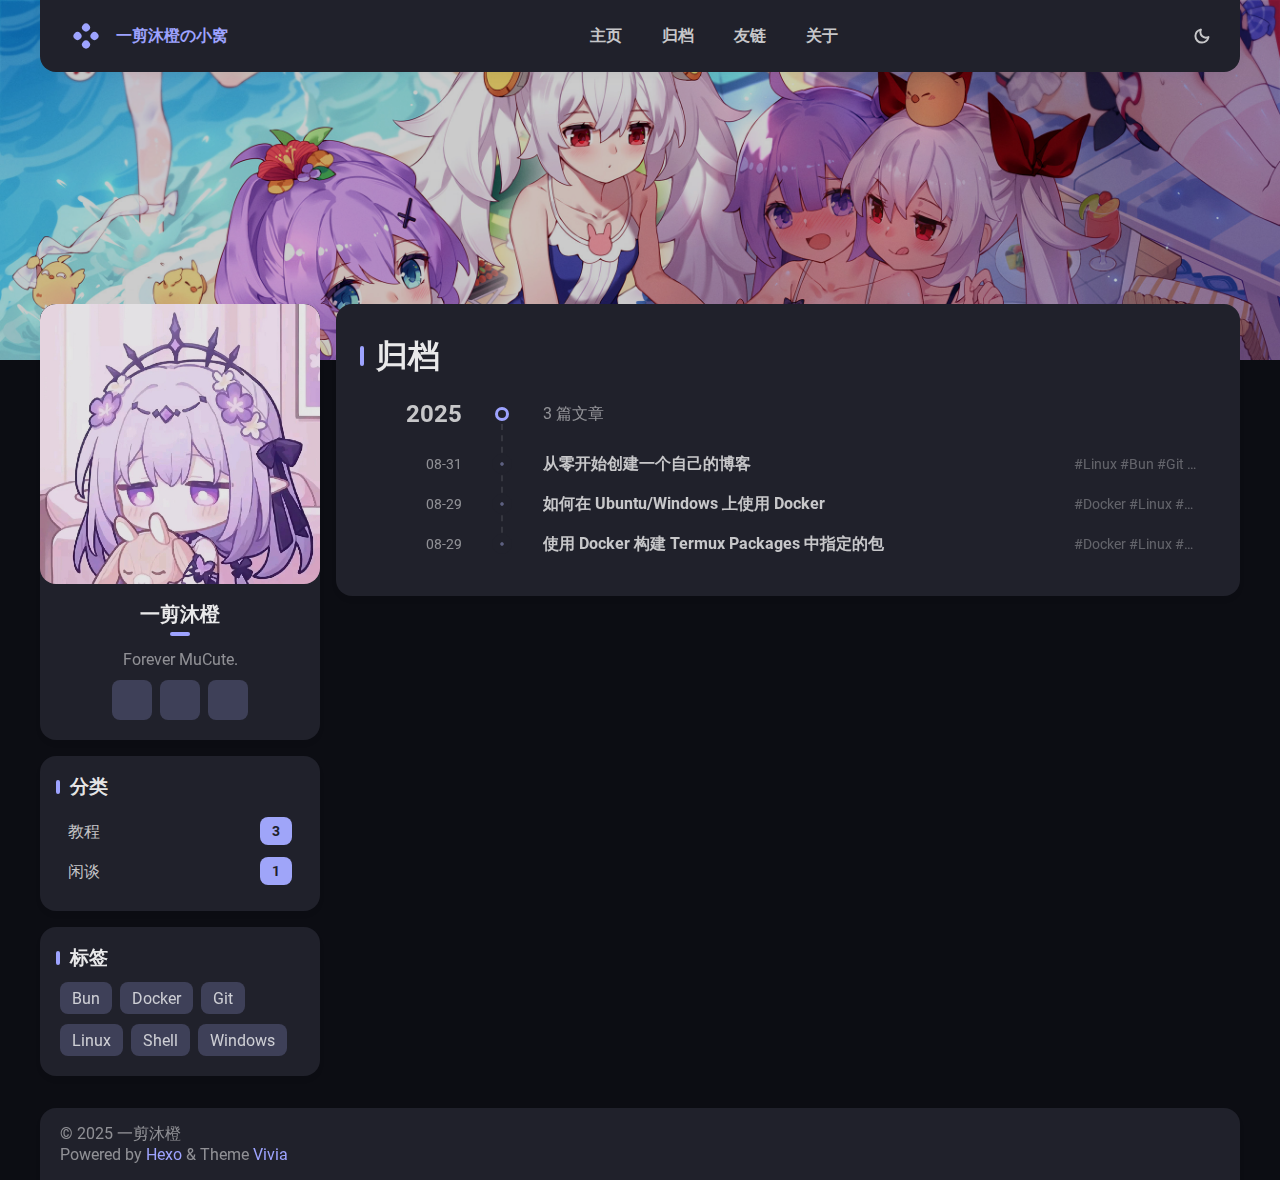
<file: categories/教程/index.html>
<!DOCTYPE html>


<html theme="dark" showBanner="true" hasBanner="true" > 
<link href="https://cdn.staticfile.org/font-awesome/6.4.2/css/fontawesome.min.css" rel="stylesheet">
<link href="https://cdn.staticfile.org/font-awesome/6.4.2/css/brands.min.css" rel="stylesheet">
<link href="https://cdn.staticfile.org/font-awesome/6.4.2/css/solid.min.css" rel="stylesheet">
<script src="/js/color.global.min.js" ></script>
<script src="/js/load-settings.js" ></script>
<head>
  <meta charset="utf-8">
  
  
  

  
  <title>目录: 教程 | 一剪沐橙の小窝</title>
  <meta name="viewport" content="width=device-width, initial-scale=1, shrink-to-fit=no">

  <link rel="preload" href="/css/fonts/Roboto-Regular.ttf" as="font" type="font/ttf" crossorigin="anonymous">
  <link rel="preload" href="/css/fonts/Roboto-Bold.ttf" as="font" type="font/ttf" crossorigin="anonymous">

  <meta name="description" content="一剪沐橙的个人博客">
<meta property="og:type" content="website">
<meta property="og:title" content="一剪沐橙の小窝">
<meta property="og:url" content="https://mucute-qwq.github.io/categories/%E6%95%99%E7%A8%8B/index.html">
<meta property="og:site_name" content="一剪沐橙の小窝">
<meta property="og:description" content="一剪沐橙的个人博客">
<meta property="og:locale" content="zh_CN">
<meta property="article:author" content="一剪沐橙">
<meta name="twitter:card" content="summary">
  
  
    <link rel="shortcut icon" href="/images/favicon.png">
  
  
  
<link rel="stylesheet" href="/css/style.css">

<meta name="generator" content="Hexo 8.0.0"></head>

<body>
  
  
    
<div id="banner" class="">
  <img src="/images/banner.png" itemprop="image">
  <div id="banner-dim"></div>
</div>
 
   
  <div id="main-grid" class="  ">
    <div id="nav" class=""  >
      <navbar id="navbar">
  <nav id="title-nav">
    <a href="/">
      <div id="vivia-logo">
        <div class="dot"></div>
        <div class="dot"></div>
        <div class="dot"></div>
        <div class="dot"></div>
      </div>
      <div>一剪沐橙の小窝 </div>
    </a>
  </nav>
  <nav id="main-nav">
    
      <a class="main-nav-link" href="/">主页</a>
    
      <a class="main-nav-link" href="/archives">归档</a>
    
      <a class="main-nav-link" href="/friend-link">友链</a>
    
      <a class="main-nav-link" href="/about">关于</a>
    
  </nav>
  <nav id="sub-nav">
    <a id="theme-btn" class="nav-icon">
      <span class="light-mode-icon"><svg xmlns="http://www.w3.org/2000/svg" height="20" viewBox="0 -960 960 960" width="20"><path d="M438.5-829.913v-48q0-17.452 11.963-29.476 11.964-12.024 29.326-12.024 17.363 0 29.537 12.024t12.174 29.476v48q0 17.452-11.963 29.476-11.964 12.024-29.326 12.024-17.363 0-29.537-12.024T438.5-829.913Zm0 747.826v-48q0-17.452 11.963-29.476 11.964-12.024 29.326-12.024 17.363 0 29.537 12.024t12.174 29.476v48q0 17.452-11.963 29.476-11.964 12.024-29.326 12.024-17.363 0-29.537-12.024T438.5-82.087ZM877.913-438.5h-48q-17.452 0-29.476-11.963-12.024-11.964-12.024-29.326 0-17.363 12.024-29.537t29.476-12.174h48q17.452 0 29.476 11.963 12.024 11.964 12.024 29.326 0 17.363-12.024 29.537T877.913-438.5Zm-747.826 0h-48q-17.452 0-29.476-11.963-12.024-11.964-12.024-29.326 0-17.363 12.024-29.537T82.087-521.5h48q17.452 0 29.476 11.963 12.024 11.964 12.024 29.326 0 17.363-12.024 29.537T130.087-438.5Zm660.174-290.87-34.239 32q-12.913 12.674-29.565 12.174-16.653-.5-29.327-13.174-12.674-12.673-12.554-28.826.12-16.152 12.794-28.826l33-35q12.913-12.674 30.454-12.674t30.163 12.847q12.709 12.846 12.328 30.826-.38 17.98-13.054 30.653ZM262.63-203.978l-32 34q-12.913 12.674-30.454 12.674t-30.163-12.847q-12.709-12.846-12.328-30.826.38-17.98 13.054-30.653l33.239-31q12.913-12.674 29.565-12.174 16.653.5 29.327 13.174 12.674 12.673 12.554 28.826-.12 16.152-12.794 28.826Zm466.74 33.239-32-33.239q-12.674-12.913-12.174-29.565.5-16.653 13.174-29.327 12.673-12.674 28.826-13.054 16.152-.38 28.826 12.294l35 33q12.674 12.913 12.674 30.454t-12.847 30.163q-12.846 12.709-30.826 12.328-17.98-.38-30.653-13.054ZM203.978-697.37l-34-33q-12.674-12.913-13.174-29.945-.5-17.033 12.174-29.707t31.326-13.293q18.653-.62 31.326 13.054l32 34.239q11.674 12.913 11.174 29.565-.5 16.653-13.174 29.327-12.673 12.674-28.826 12.554-16.152-.12-28.826-12.794ZM480-240q-100 0-170-70t-70-170q0-100 70-170t170-70q100 0 170 70t70 170q0 100-70 170t-170 70Zm-.247-82q65.703 0 111.475-46.272Q637-414.544 637-480.247t-45.525-111.228Q545.95-637 480.247-637t-111.475 45.525Q323-545.95 323-480.247t45.525 111.975Q414.05-322 479.753-322ZM481-481Z"/></svg></span>
      <span class="dark-mode-icon"><svg xmlns="http://www.w3.org/2000/svg" height="20" viewBox="0 -960 960 960" width="20"><path d="M480.239-116.413q-152.63 0-258.228-105.478Q116.413-327.37 116.413-480q0-130.935 77.739-227.435t206.304-125.043q43.022-9.631 63.87 10.869t3.478 62.805q-8.891 22.043-14.315 44.463-5.424 22.42-5.424 46.689 0 91.694 64.326 155.879 64.325 64.186 156.218 64.186 24.369 0 46.978-4.946 22.609-4.945 44.413-14.076 42.826-17.369 62.967 1.142 20.142 18.511 10.511 61.054Q807.174-280 712.63-198.206q-94.543 81.793-232.391 81.793Zm0-95q79.783 0 143.337-40.217 63.554-40.218 95.793-108.283-15.608 4.044-31.097 5.326-15.49 1.283-31.859.805-123.706-4.066-210.777-90.539-87.071-86.473-91.614-212.092-.24-16.369.923-31.978 1.164-15.609 5.446-30.978-67.826 32.478-108.282 96.152Q211.652-559.543 211.652-480q0 111.929 78.329 190.258 78.329 78.329 190.258 78.329ZM466.13-465.891Z"/></svg></span>
    </a>
    
    <div id="nav-menu-btn" class="nav-icon">
      <svg xmlns="http://www.w3.org/2000/svg" height="20" viewBox="0 -960 960 960" width="20"><path d="M177.37-252.282q-17.453 0-29.477-11.964-12.024-11.963-12.024-29.326t12.024-29.537q12.024-12.174 29.477-12.174h605.26q17.453 0 29.477 11.964 12.024 11.963 12.024 29.326t-12.024 29.537q-12.024 12.174-29.477 12.174H177.37Zm0-186.218q-17.453 0-29.477-11.963-12.024-11.964-12.024-29.326 0-17.363 12.024-29.537T177.37-521.5h605.26q17.453 0 29.477 11.963 12.024 11.964 12.024 29.326 0 17.363-12.024 29.537T782.63-438.5H177.37Zm0-186.217q-17.453 0-29.477-11.964-12.024-11.963-12.024-29.326t12.024-29.537q12.024-12.174 29.477-12.174h605.26q17.453 0 29.477 11.964 12.024 11.963 12.024 29.326t-12.024 29.537q-12.024 12.174-29.477 12.174H177.37Z"/></svg>
    </div>
  </nav>
</navbar>
<div id="nav-dropdown" class="hidden">
  <div id="dropdown-link-list">
    
      <a class="nav-dropdown-link" href="/">主页</a>
    
      <a class="nav-dropdown-link" href="/archives">归档</a>
    
      <a class="nav-dropdown-link" href="/friend-link">友链</a>
    
      <a class="nav-dropdown-link" href="/about">关于</a>
    
     
    </div>
</div>
<script>
  let dropdownBtn = document.getElementById("nav-menu-btn");
  let dropdownEle = document.getElementById("nav-dropdown");
  dropdownBtn.onclick = function() {
    dropdownEle.classList.toggle("hidden");
  }
</script>
    </div>
    <div id="sidebar-wrapper">
      <sidebar id="sidebar">
  
    <div class="widget-wrap">
  <div class="info-card">
    <div class="avatar">
      
        <image src=/images/avatar.jpg></image>
      
      <div class="img-dim"></div>
    </div>
    <div class="info">
      <div class="username">一剪沐橙 </div>
      <div class="dot"></div>
      <div class="subtitle">Forever MuCute. </div>
      <div class="link-list">
        
          <a class="link-btn" target="_blank" rel="noopener" href="https://github.com/mucute-qwq" title="GitHub"><i class="fa-brands fa-github"></i></a>
        
          <a class="link-btn" target="_blank" rel="noopener" href="https://space.bilibili.com/3536995034859521" title="BiliBili"><i class="fa-brands fa-bilibili"></i></a>
        
          <a class="link-btn" href="mailto:3578557729@qq.com" title="Email"><i class="fa-regular fa-envelope"></i></a>
         
      </div>  
    </div>
  </div>
</div>

  
  <div class="sticky">
    
      


  <div class="widget-wrap">
    <div class="widget">
      <h3 class="widget-title">分类</h3>
      <div class="category-box">
            <a class="category-link" href="/categories/%E6%95%99%E7%A8%8B/">
                教程
                <div class="category-count">3</div>
            </a>
        
            <a class="category-link" href="/categories/%E9%97%B2%E8%B0%88/">
                闲谈
                <div class="category-count">1</div>
            </a>
        </div>
    </div>
  </div>


    
      
  <div class="widget-wrap">
    <div class="widget">
      <h3 class="widget-title">标签</h3>
      <ul class="widget-tag-list" itemprop="keywords"><li class="widget-tag-list-item"><a class="widget-tag-list-link" href="/tags/Bun/" rel="tag">Bun</a></li><li class="widget-tag-list-item"><a class="widget-tag-list-link" href="/tags/Docker/" rel="tag">Docker</a></li><li class="widget-tag-list-item"><a class="widget-tag-list-link" href="/tags/Git/" rel="tag">Git</a></li><li class="widget-tag-list-item"><a class="widget-tag-list-link" href="/tags/Linux/" rel="tag">Linux</a></li><li class="widget-tag-list-item"><a class="widget-tag-list-link" href="/tags/Shell/" rel="tag">Shell</a></li><li class="widget-tag-list-item"><a class="widget-tag-list-link" href="/tags/Windows/" rel="tag">Windows</a></li></ul>
    </div>
  </div>


    
  </div>
</sidebar>
    </div>
    <div id="content-body">
       

<div class="archive-main-card">
    <div class="archive-top">
      <div class="main-title-bar">
        <div class="main-title-dot"></div>
        <h1 class="article-title">归档</h1>
      </div>    
    </div>
    
    
      
      
        
        <div class="year-line">
            <div class="year-num">2025</div>
            <div class="dot-wrapper">
                <div class="dot"></div>
            </div>
            <div class="article-count">3 篇文章</div>
        </div>
      
      <a class="archive-article-link" href="/2025/08/31/create-my-own-blog/" title="从零开始创建一个自己的博客">
        <div class="date">08-31</div>
        <div class="line">
            <div class="dot"></div>
        </div>
        <div class="title">
            <div class="title-inner">
                
                    从零开始创建一个自己的博客
                
            </div>
        </div>
        <div class="tags">
            #Linux #Bun #Git #Windows
        </div>
      </a>
    
      
      
      <a class="archive-article-link" href="/2025/08/29/how-to-use-docker/" title="如何在 Ubuntu/Windows 上使用 Docker">
        <div class="date">08-29</div>
        <div class="line">
            <div class="dot"></div>
        </div>
        <div class="title">
            <div class="title-inner">
                
                    如何在 Ubuntu/Windows 上使用 Docker
                
            </div>
        </div>
        <div class="tags">
            #Docker #Linux #Windows
        </div>
      </a>
    
      
      
      <a class="archive-article-link" href="/2025/08/29/build-termux-packages/" title="使用 Docker 构建 Termux Packages 中指定的包">
        <div class="date">08-29</div>
        <div class="line">
            <div class="dot"></div>
        </div>
        <div class="title">
            <div class="title-inner">
                
                    使用 Docker 构建 Termux Packages 中指定的包
                
            </div>
        </div>
        <div class="tags">
            #Docker #Linux #Shell
        </div>
      </a>
    
  </div>
    </div>
    <div id="footer-wrapper">
      <footer id="footer">
  
  <div id="footer-info" class="inner">
    
    &copy; 2025 一剪沐橙<br>
    Powered by <a href="https://hexo.io/" target="_blank">Hexo</a> & Theme <a target="_blank" rel="noopener" href="https://github.com/saicaca/hexo-theme-vivia">Vivia</a>
  </div>
</footer>

    </div>
    <div class="back-to-top-wrapper">
    <button id="back-to-top-btn" class="back-to-top-btn hide" onclick="topFunction()">
        <i class="fa-solid fa-angle-up"></i>
    </button>
</div>

<script>
    function topFunction() {
        window.scroll({ top: 0, behavior: 'smooth' });
    }
    let btn = document.getElementById('back-to-top-btn');
    function scrollFunction() {
        if (document.body.scrollTop > 600 || document.documentElement.scrollTop > 600) {
            btn.classList.remove('hide')
        } else {
            btn.classList.add('hide')
        }
    }
    window.onscroll = function() {
        scrollFunction();
    }
</script>

  </div>
  <script src="/js/light-dark-switch.js"></script>
</body>
</html>
</file>
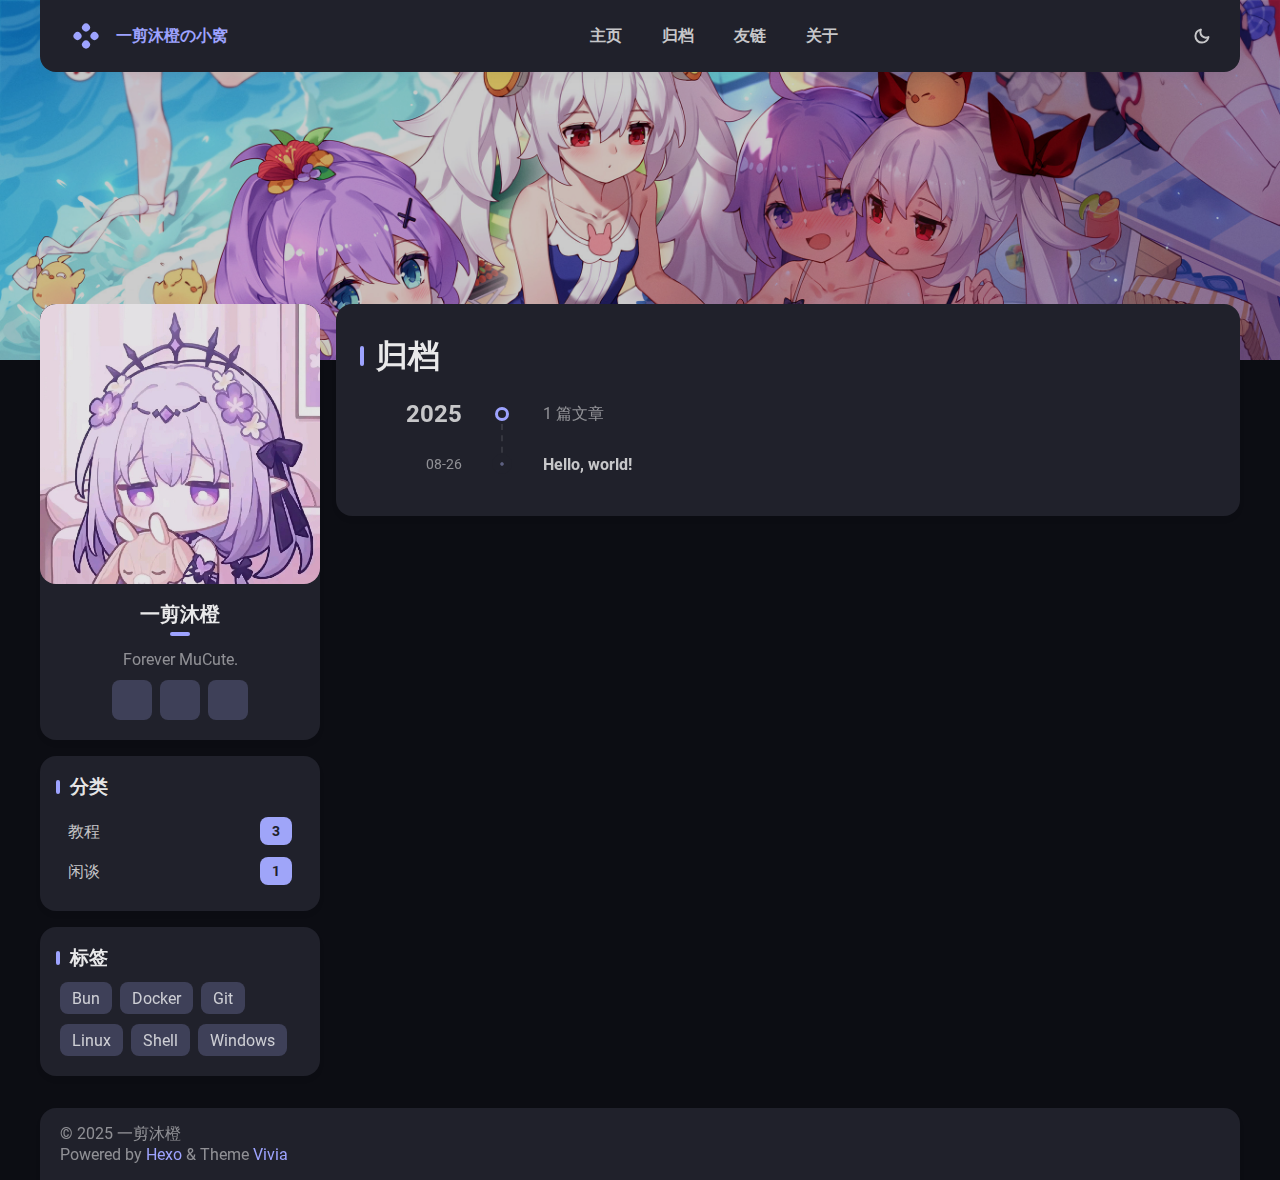
<file: categories/闲谈/index.html>
<!DOCTYPE html>


<html theme="dark" showBanner="true" hasBanner="true" > 
<link href="https://cdn.staticfile.org/font-awesome/6.4.2/css/fontawesome.min.css" rel="stylesheet">
<link href="https://cdn.staticfile.org/font-awesome/6.4.2/css/brands.min.css" rel="stylesheet">
<link href="https://cdn.staticfile.org/font-awesome/6.4.2/css/solid.min.css" rel="stylesheet">
<script src="/js/color.global.min.js" ></script>
<script src="/js/load-settings.js" ></script>
<head>
  <meta charset="utf-8">
  
  
  

  
  <title>目录: 闲谈 | 一剪沐橙の小窝</title>
  <meta name="viewport" content="width=device-width, initial-scale=1, shrink-to-fit=no">

  <link rel="preload" href="/css/fonts/Roboto-Regular.ttf" as="font" type="font/ttf" crossorigin="anonymous">
  <link rel="preload" href="/css/fonts/Roboto-Bold.ttf" as="font" type="font/ttf" crossorigin="anonymous">

  <meta name="description" content="一剪沐橙的个人博客">
<meta property="og:type" content="website">
<meta property="og:title" content="一剪沐橙の小窝">
<meta property="og:url" content="https://mucute-qwq.github.io/categories/%E9%97%B2%E8%B0%88/index.html">
<meta property="og:site_name" content="一剪沐橙の小窝">
<meta property="og:description" content="一剪沐橙的个人博客">
<meta property="og:locale" content="zh_CN">
<meta property="article:author" content="一剪沐橙">
<meta name="twitter:card" content="summary">
  
  
    <link rel="shortcut icon" href="/images/favicon.png">
  
  
  
<link rel="stylesheet" href="/css/style.css">

<meta name="generator" content="Hexo 8.0.0"></head>

<body>
  
  
    
<div id="banner" class="">
  <img src="/images/banner.png" itemprop="image">
  <div id="banner-dim"></div>
</div>
 
   
  <div id="main-grid" class="  ">
    <div id="nav" class=""  >
      <navbar id="navbar">
  <nav id="title-nav">
    <a href="/">
      <div id="vivia-logo">
        <div class="dot"></div>
        <div class="dot"></div>
        <div class="dot"></div>
        <div class="dot"></div>
      </div>
      <div>一剪沐橙の小窝 </div>
    </a>
  </nav>
  <nav id="main-nav">
    
      <a class="main-nav-link" href="/">主页</a>
    
      <a class="main-nav-link" href="/archives">归档</a>
    
      <a class="main-nav-link" href="/friend-link">友链</a>
    
      <a class="main-nav-link" href="/about">关于</a>
    
  </nav>
  <nav id="sub-nav">
    <a id="theme-btn" class="nav-icon">
      <span class="light-mode-icon"><svg xmlns="http://www.w3.org/2000/svg" height="20" viewBox="0 -960 960 960" width="20"><path d="M438.5-829.913v-48q0-17.452 11.963-29.476 11.964-12.024 29.326-12.024 17.363 0 29.537 12.024t12.174 29.476v48q0 17.452-11.963 29.476-11.964 12.024-29.326 12.024-17.363 0-29.537-12.024T438.5-829.913Zm0 747.826v-48q0-17.452 11.963-29.476 11.964-12.024 29.326-12.024 17.363 0 29.537 12.024t12.174 29.476v48q0 17.452-11.963 29.476-11.964 12.024-29.326 12.024-17.363 0-29.537-12.024T438.5-82.087ZM877.913-438.5h-48q-17.452 0-29.476-11.963-12.024-11.964-12.024-29.326 0-17.363 12.024-29.537t29.476-12.174h48q17.452 0 29.476 11.963 12.024 11.964 12.024 29.326 0 17.363-12.024 29.537T877.913-438.5Zm-747.826 0h-48q-17.452 0-29.476-11.963-12.024-11.964-12.024-29.326 0-17.363 12.024-29.537T82.087-521.5h48q17.452 0 29.476 11.963 12.024 11.964 12.024 29.326 0 17.363-12.024 29.537T130.087-438.5Zm660.174-290.87-34.239 32q-12.913 12.674-29.565 12.174-16.653-.5-29.327-13.174-12.674-12.673-12.554-28.826.12-16.152 12.794-28.826l33-35q12.913-12.674 30.454-12.674t30.163 12.847q12.709 12.846 12.328 30.826-.38 17.98-13.054 30.653ZM262.63-203.978l-32 34q-12.913 12.674-30.454 12.674t-30.163-12.847q-12.709-12.846-12.328-30.826.38-17.98 13.054-30.653l33.239-31q12.913-12.674 29.565-12.174 16.653.5 29.327 13.174 12.674 12.673 12.554 28.826-.12 16.152-12.794 28.826Zm466.74 33.239-32-33.239q-12.674-12.913-12.174-29.565.5-16.653 13.174-29.327 12.673-12.674 28.826-13.054 16.152-.38 28.826 12.294l35 33q12.674 12.913 12.674 30.454t-12.847 30.163q-12.846 12.709-30.826 12.328-17.98-.38-30.653-13.054ZM203.978-697.37l-34-33q-12.674-12.913-13.174-29.945-.5-17.033 12.174-29.707t31.326-13.293q18.653-.62 31.326 13.054l32 34.239q11.674 12.913 11.174 29.565-.5 16.653-13.174 29.327-12.673 12.674-28.826 12.554-16.152-.12-28.826-12.794ZM480-240q-100 0-170-70t-70-170q0-100 70-170t170-70q100 0 170 70t70 170q0 100-70 170t-170 70Zm-.247-82q65.703 0 111.475-46.272Q637-414.544 637-480.247t-45.525-111.228Q545.95-637 480.247-637t-111.475 45.525Q323-545.95 323-480.247t45.525 111.975Q414.05-322 479.753-322ZM481-481Z"/></svg></span>
      <span class="dark-mode-icon"><svg xmlns="http://www.w3.org/2000/svg" height="20" viewBox="0 -960 960 960" width="20"><path d="M480.239-116.413q-152.63 0-258.228-105.478Q116.413-327.37 116.413-480q0-130.935 77.739-227.435t206.304-125.043q43.022-9.631 63.87 10.869t3.478 62.805q-8.891 22.043-14.315 44.463-5.424 22.42-5.424 46.689 0 91.694 64.326 155.879 64.325 64.186 156.218 64.186 24.369 0 46.978-4.946 22.609-4.945 44.413-14.076 42.826-17.369 62.967 1.142 20.142 18.511 10.511 61.054Q807.174-280 712.63-198.206q-94.543 81.793-232.391 81.793Zm0-95q79.783 0 143.337-40.217 63.554-40.218 95.793-108.283-15.608 4.044-31.097 5.326-15.49 1.283-31.859.805-123.706-4.066-210.777-90.539-87.071-86.473-91.614-212.092-.24-16.369.923-31.978 1.164-15.609 5.446-30.978-67.826 32.478-108.282 96.152Q211.652-559.543 211.652-480q0 111.929 78.329 190.258 78.329 78.329 190.258 78.329ZM466.13-465.891Z"/></svg></span>
    </a>
    
    <div id="nav-menu-btn" class="nav-icon">
      <svg xmlns="http://www.w3.org/2000/svg" height="20" viewBox="0 -960 960 960" width="20"><path d="M177.37-252.282q-17.453 0-29.477-11.964-12.024-11.963-12.024-29.326t12.024-29.537q12.024-12.174 29.477-12.174h605.26q17.453 0 29.477 11.964 12.024 11.963 12.024 29.326t-12.024 29.537q-12.024 12.174-29.477 12.174H177.37Zm0-186.218q-17.453 0-29.477-11.963-12.024-11.964-12.024-29.326 0-17.363 12.024-29.537T177.37-521.5h605.26q17.453 0 29.477 11.963 12.024 11.964 12.024 29.326 0 17.363-12.024 29.537T782.63-438.5H177.37Zm0-186.217q-17.453 0-29.477-11.964-12.024-11.963-12.024-29.326t12.024-29.537q12.024-12.174 29.477-12.174h605.26q17.453 0 29.477 11.964 12.024 11.963 12.024 29.326t-12.024 29.537q-12.024 12.174-29.477 12.174H177.37Z"/></svg>
    </div>
  </nav>
</navbar>
<div id="nav-dropdown" class="hidden">
  <div id="dropdown-link-list">
    
      <a class="nav-dropdown-link" href="/">主页</a>
    
      <a class="nav-dropdown-link" href="/archives">归档</a>
    
      <a class="nav-dropdown-link" href="/friend-link">友链</a>
    
      <a class="nav-dropdown-link" href="/about">关于</a>
    
     
    </div>
</div>
<script>
  let dropdownBtn = document.getElementById("nav-menu-btn");
  let dropdownEle = document.getElementById("nav-dropdown");
  dropdownBtn.onclick = function() {
    dropdownEle.classList.toggle("hidden");
  }
</script>
    </div>
    <div id="sidebar-wrapper">
      <sidebar id="sidebar">
  
    <div class="widget-wrap">
  <div class="info-card">
    <div class="avatar">
      
        <image src=/images/avatar.jpg></image>
      
      <div class="img-dim"></div>
    </div>
    <div class="info">
      <div class="username">一剪沐橙 </div>
      <div class="dot"></div>
      <div class="subtitle">Forever MuCute. </div>
      <div class="link-list">
        
          <a class="link-btn" target="_blank" rel="noopener" href="https://github.com/mucute-qwq" title="GitHub"><i class="fa-brands fa-github"></i></a>
        
          <a class="link-btn" target="_blank" rel="noopener" href="https://space.bilibili.com/3536995034859521" title="BiliBili"><i class="fa-brands fa-bilibili"></i></a>
        
          <a class="link-btn" href="mailto:3578557729@qq.com" title="Email"><i class="fa-regular fa-envelope"></i></a>
         
      </div>  
    </div>
  </div>
</div>

  
  <div class="sticky">
    
      


  <div class="widget-wrap">
    <div class="widget">
      <h3 class="widget-title">分类</h3>
      <div class="category-box">
            <a class="category-link" href="/categories/%E6%95%99%E7%A8%8B/">
                教程
                <div class="category-count">3</div>
            </a>
        
            <a class="category-link" href="/categories/%E9%97%B2%E8%B0%88/">
                闲谈
                <div class="category-count">1</div>
            </a>
        </div>
    </div>
  </div>


    
      
  <div class="widget-wrap">
    <div class="widget">
      <h3 class="widget-title">标签</h3>
      <ul class="widget-tag-list" itemprop="keywords"><li class="widget-tag-list-item"><a class="widget-tag-list-link" href="/tags/Bun/" rel="tag">Bun</a></li><li class="widget-tag-list-item"><a class="widget-tag-list-link" href="/tags/Docker/" rel="tag">Docker</a></li><li class="widget-tag-list-item"><a class="widget-tag-list-link" href="/tags/Git/" rel="tag">Git</a></li><li class="widget-tag-list-item"><a class="widget-tag-list-link" href="/tags/Linux/" rel="tag">Linux</a></li><li class="widget-tag-list-item"><a class="widget-tag-list-link" href="/tags/Shell/" rel="tag">Shell</a></li><li class="widget-tag-list-item"><a class="widget-tag-list-link" href="/tags/Windows/" rel="tag">Windows</a></li></ul>
    </div>
  </div>


    
  </div>
</sidebar>
    </div>
    <div id="content-body">
       

<div class="archive-main-card">
    <div class="archive-top">
      <div class="main-title-bar">
        <div class="main-title-dot"></div>
        <h1 class="article-title">归档</h1>
      </div>    
    </div>
    
    
      
      
        
        <div class="year-line">
            <div class="year-num">2025</div>
            <div class="dot-wrapper">
                <div class="dot"></div>
            </div>
            <div class="article-count">1 篇文章</div>
        </div>
      
      <a class="archive-article-link" href="/2025/08/26/hello-world/" title="Hello, world!">
        <div class="date">08-26</div>
        <div class="line">
            <div class="dot"></div>
        </div>
        <div class="title">
            <div class="title-inner">
                
                    Hello, world!
                
            </div>
        </div>
        <div class="tags">
            
        </div>
      </a>
    
  </div>
    </div>
    <div id="footer-wrapper">
      <footer id="footer">
  
  <div id="footer-info" class="inner">
    
    &copy; 2025 一剪沐橙<br>
    Powered by <a href="https://hexo.io/" target="_blank">Hexo</a> & Theme <a target="_blank" rel="noopener" href="https://github.com/saicaca/hexo-theme-vivia">Vivia</a>
  </div>
</footer>

    </div>
    <div class="back-to-top-wrapper">
    <button id="back-to-top-btn" class="back-to-top-btn hide" onclick="topFunction()">
        <i class="fa-solid fa-angle-up"></i>
    </button>
</div>

<script>
    function topFunction() {
        window.scroll({ top: 0, behavior: 'smooth' });
    }
    let btn = document.getElementById('back-to-top-btn');
    function scrollFunction() {
        if (document.body.scrollTop > 600 || document.documentElement.scrollTop > 600) {
            btn.classList.remove('hide')
        } else {
            btn.classList.add('hide')
        }
    }
    window.onscroll = function() {
        scrollFunction();
    }
</script>

  </div>
  <script src="/js/light-dark-switch.js"></script>
</body>
</html>
</file>
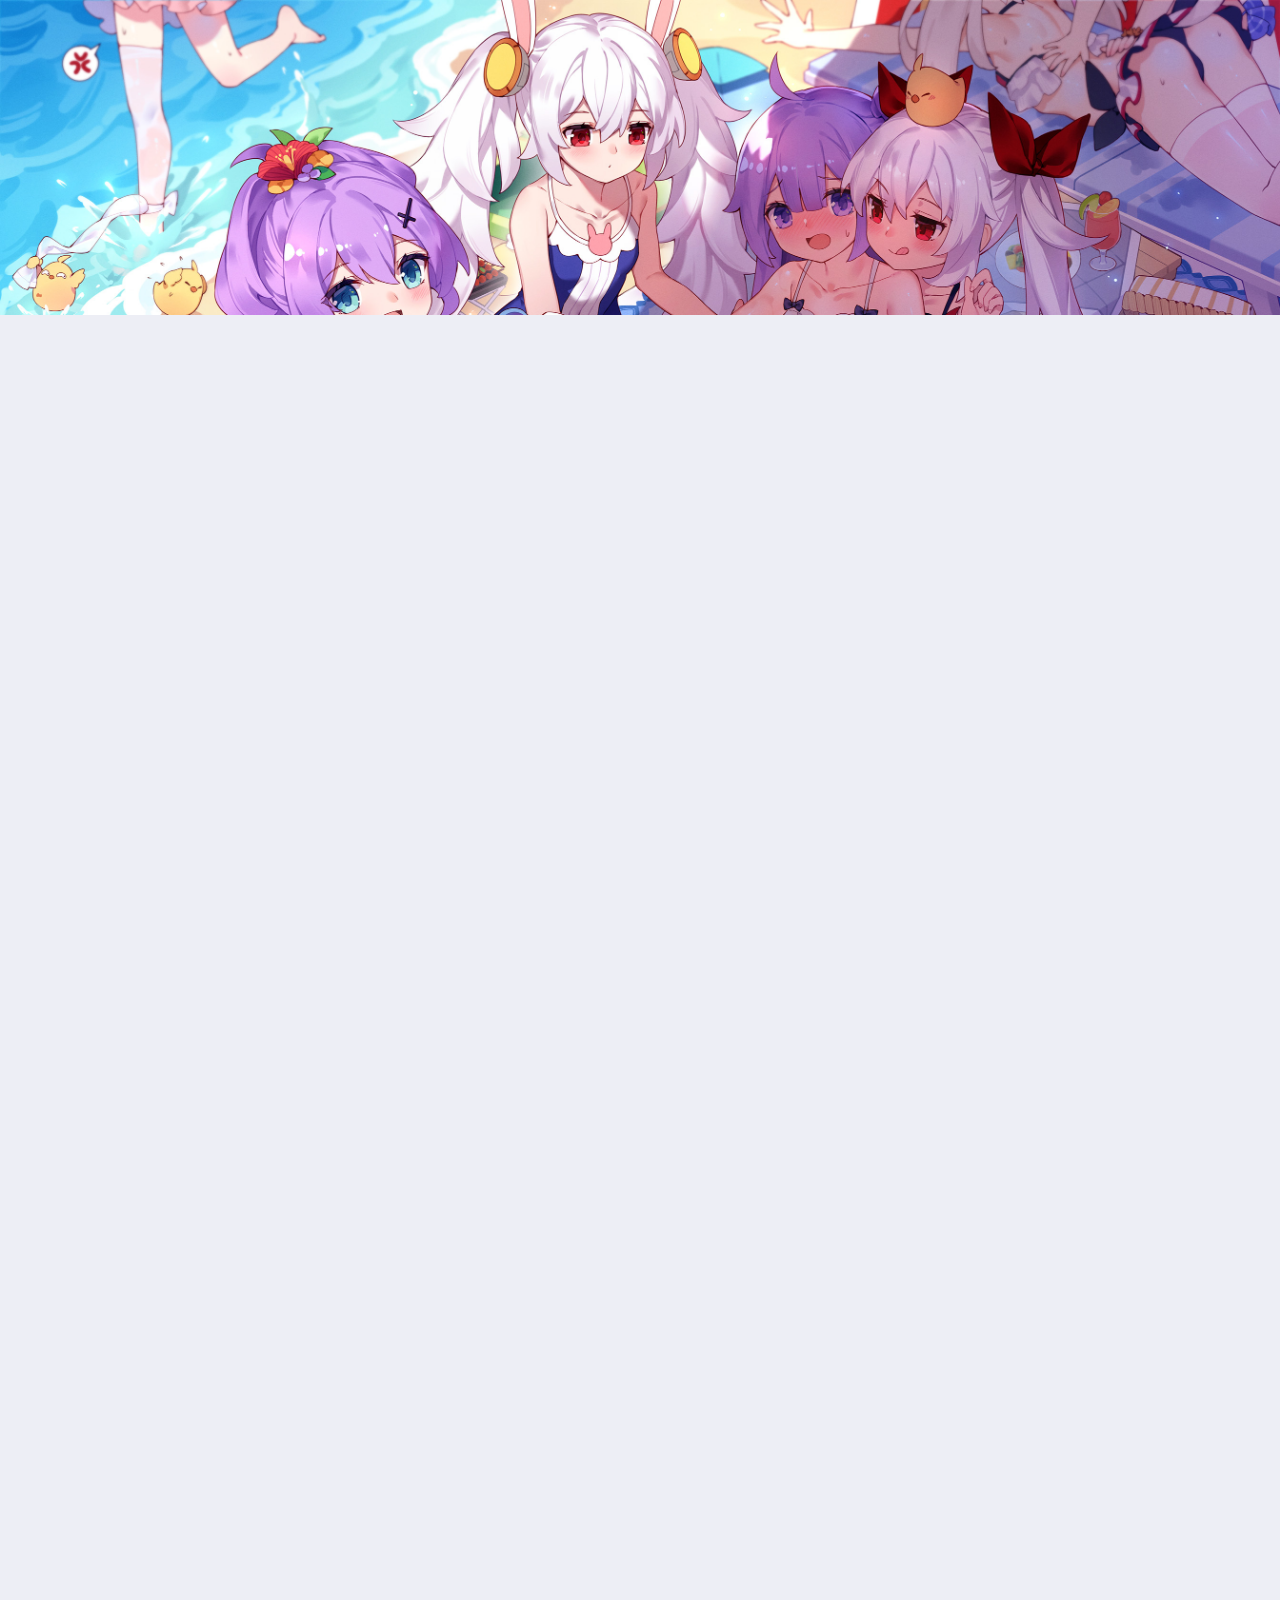
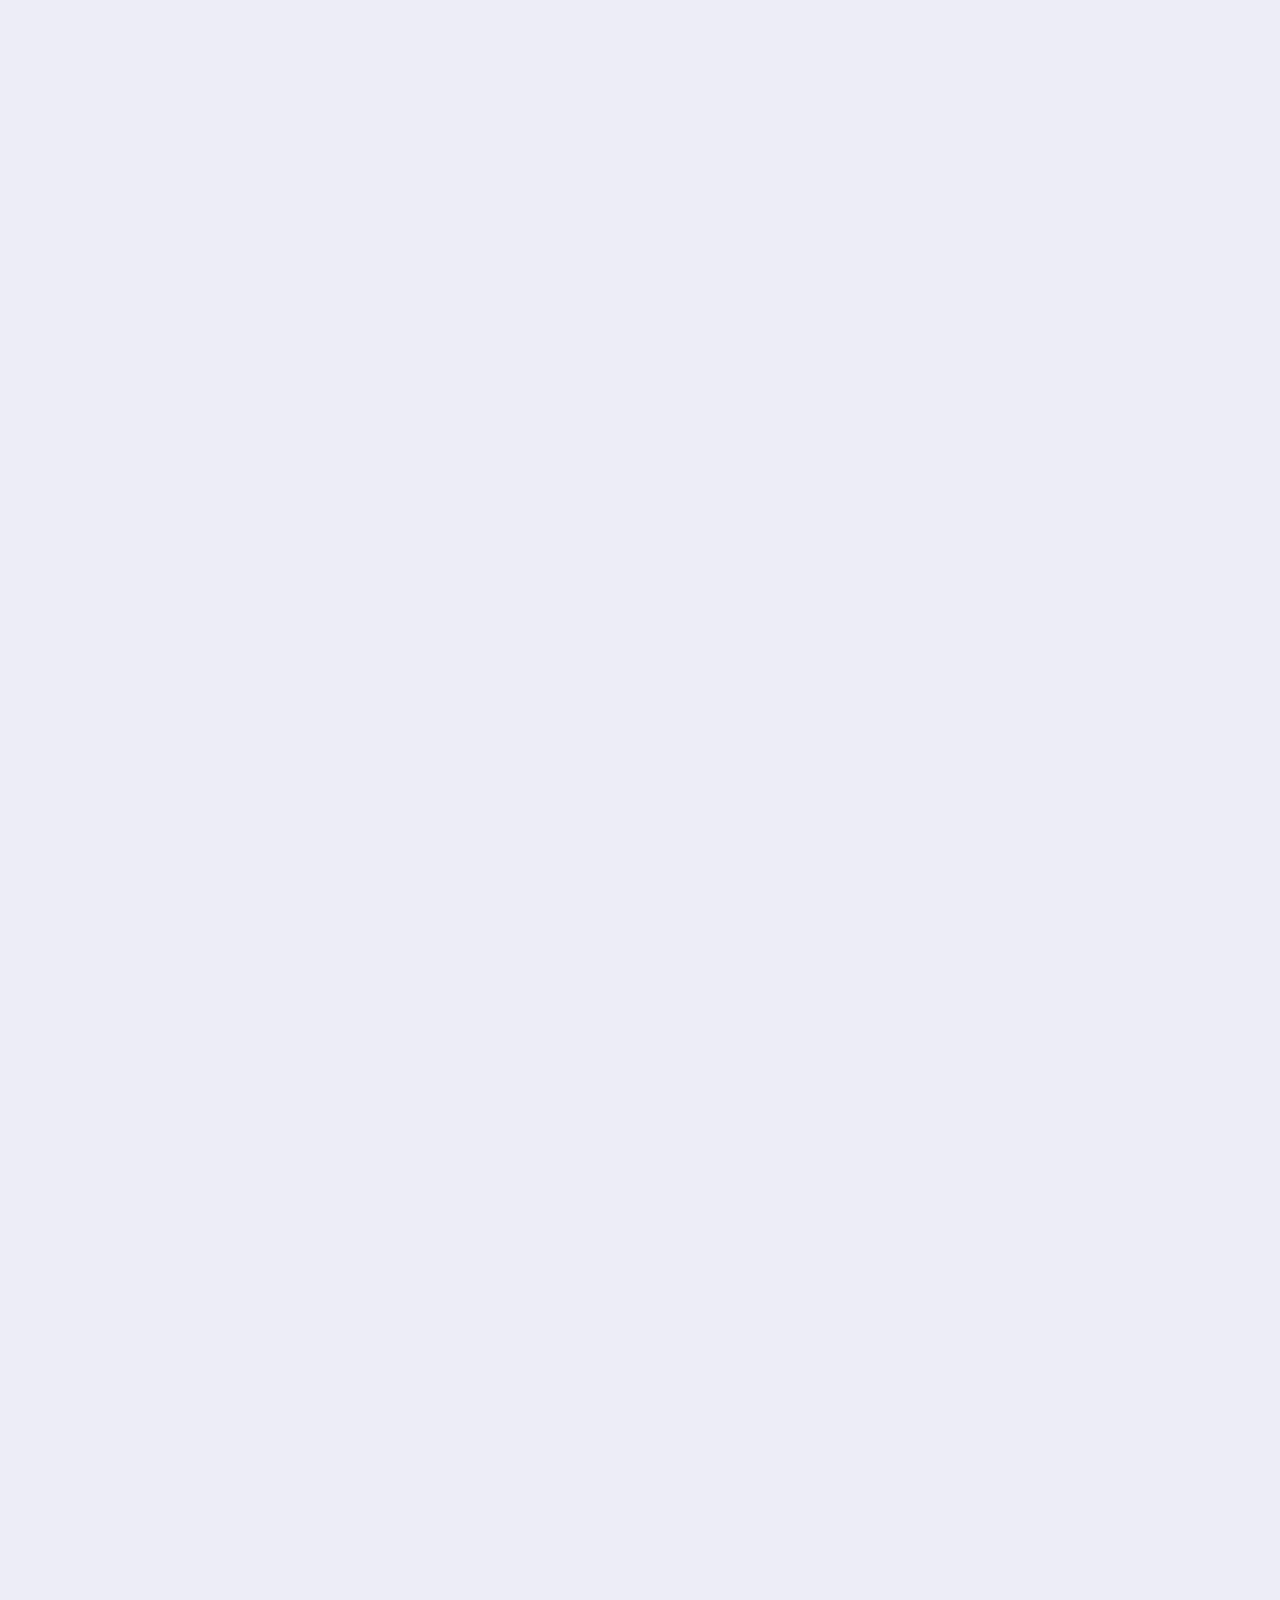
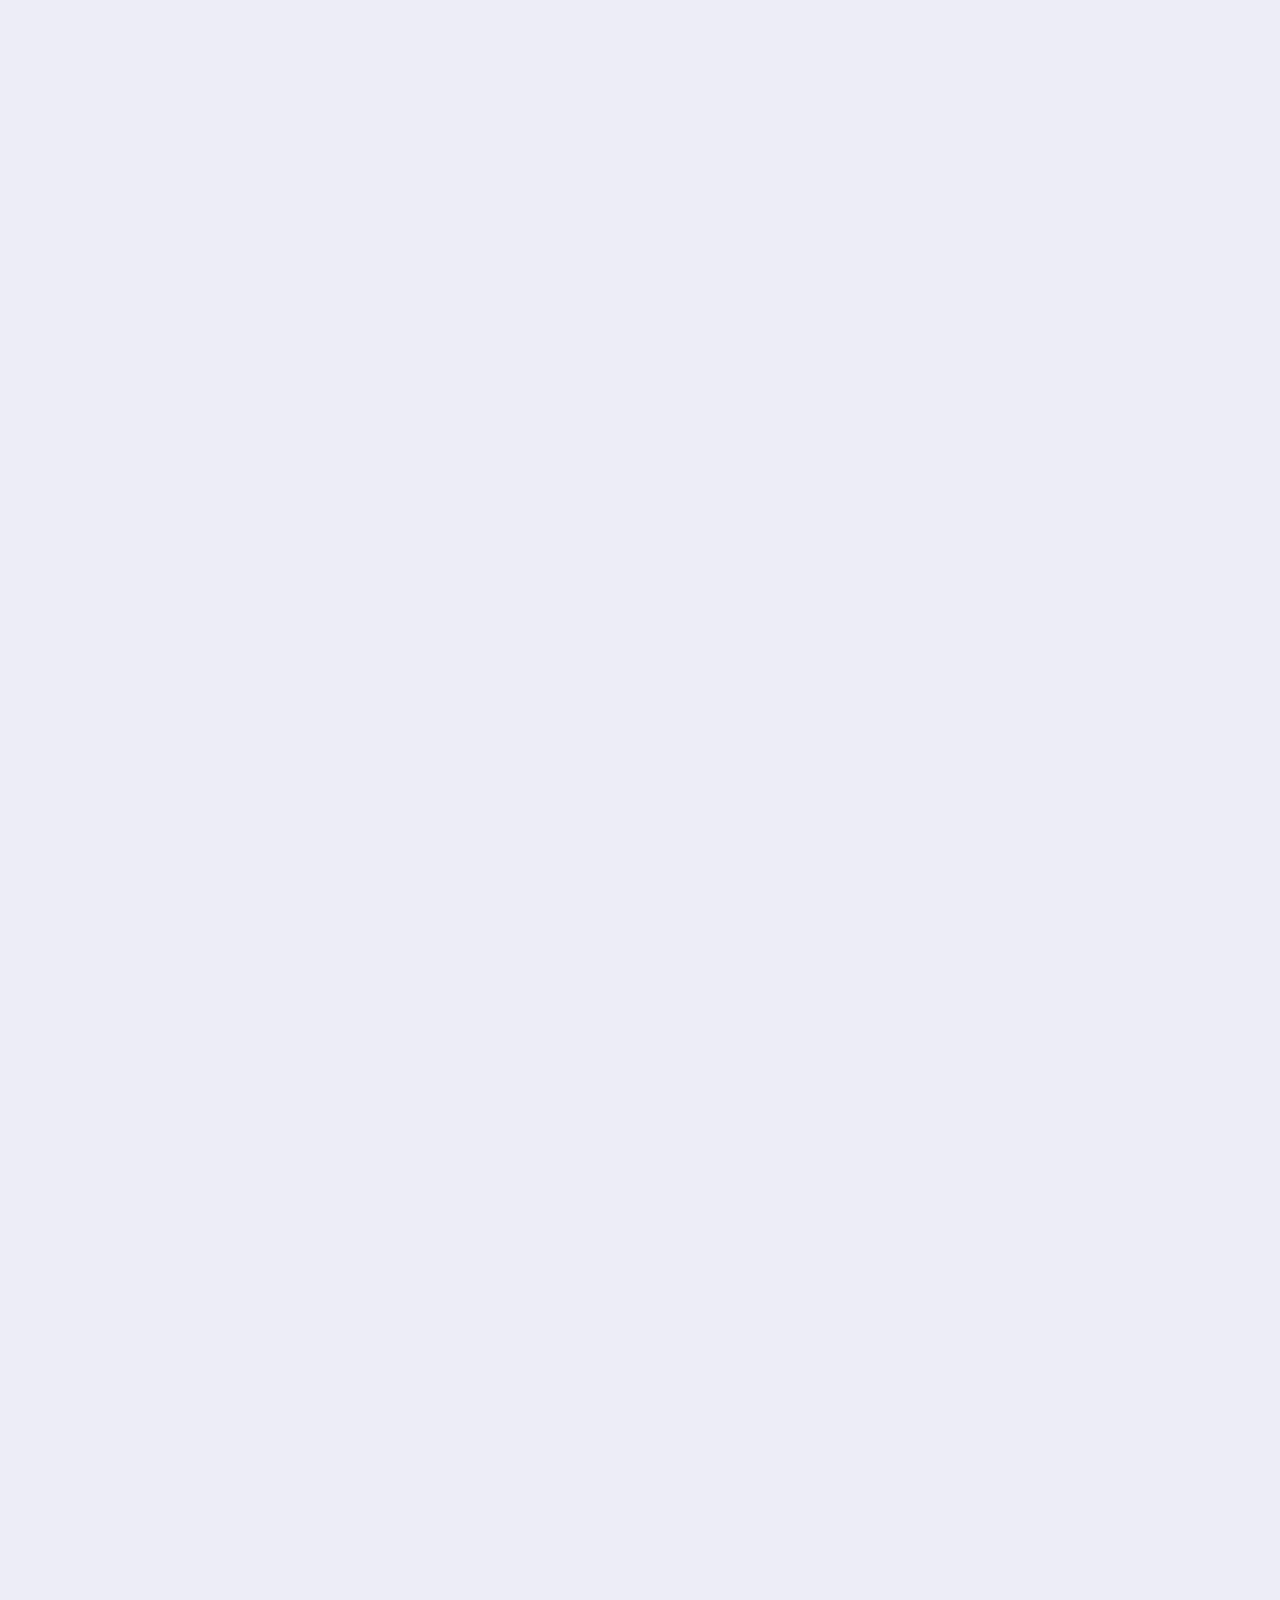
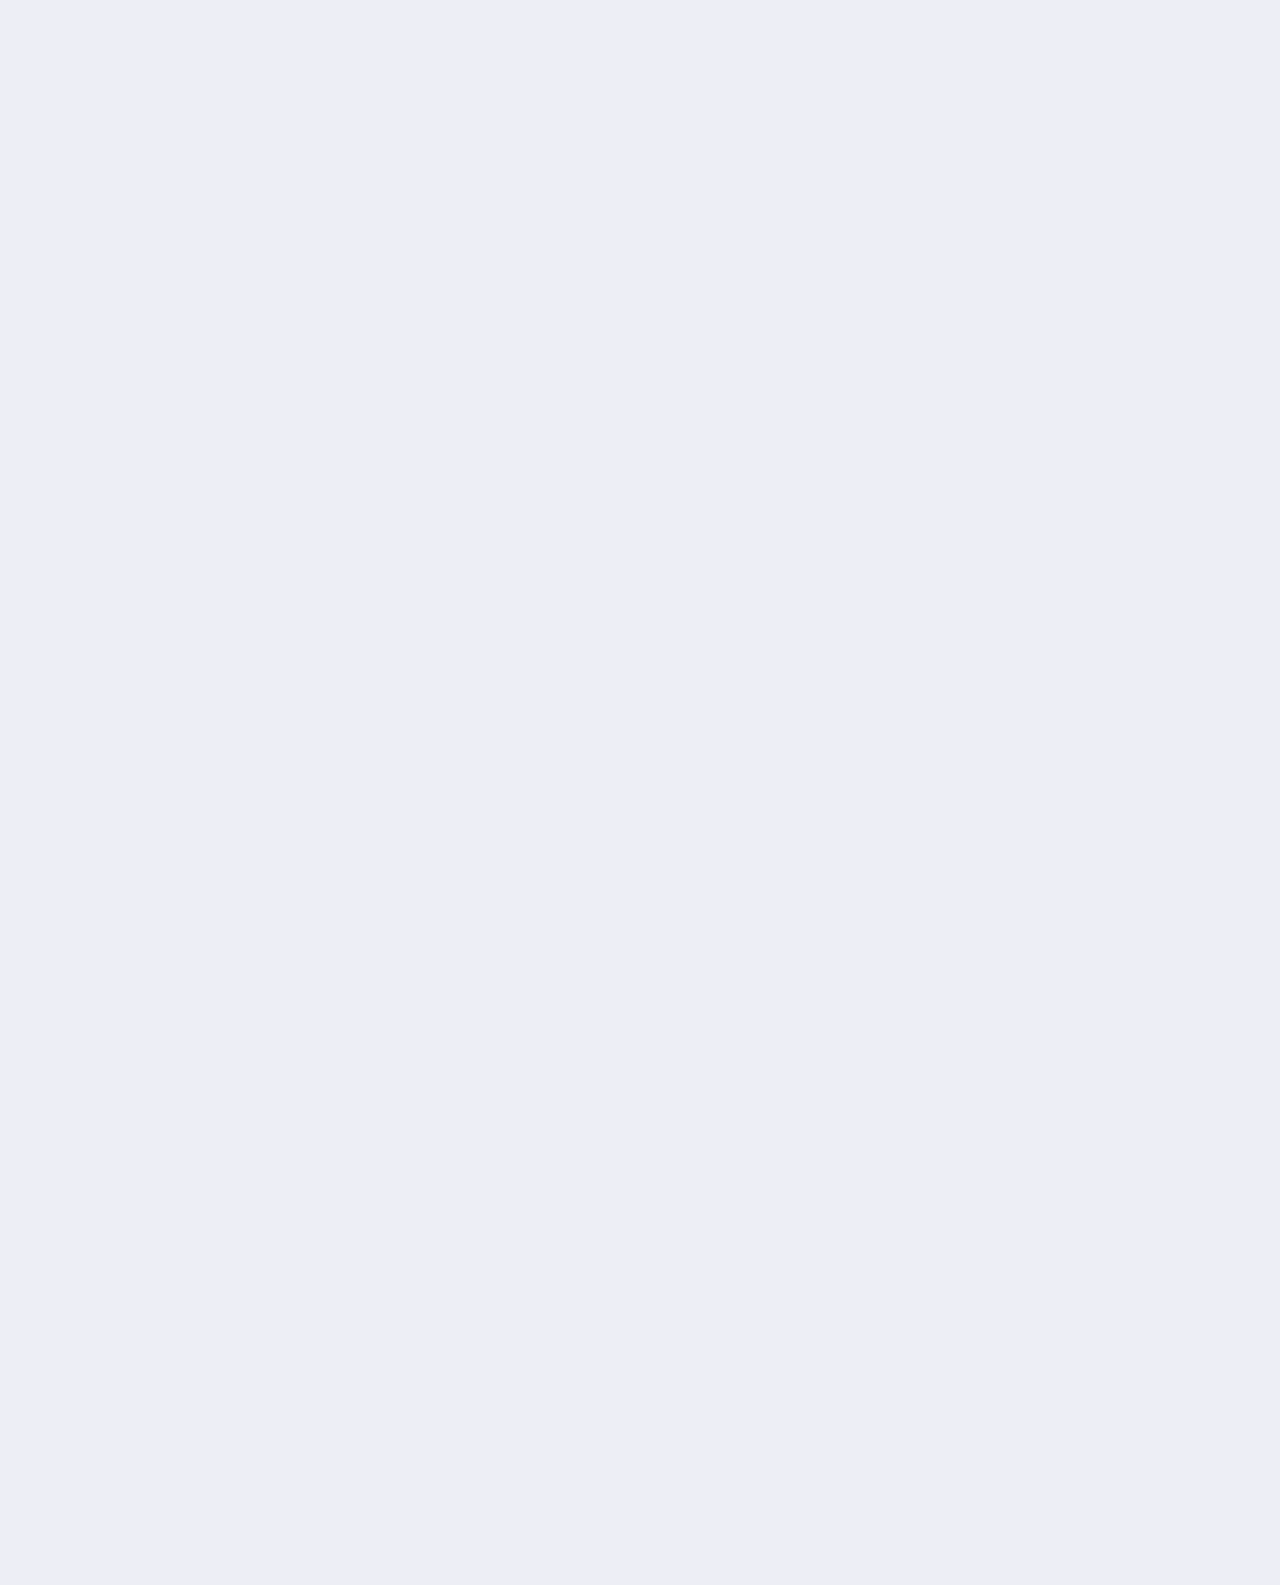
<file: posts/build-termux-packages/index.html>
<!DOCTYPE html><html lang="zh-CN" class="bg-[var(--page-bg)] transition text-[14px] md:text-[16px]" data-overlayscrollbars-initialize data-astro-cid-sckkx6r4 style="--bannerOffset: 30vh;--banner-height-home: 65vh;--banner-height: 35vh;--configHue: 280;--page-width: 75rem;"> <head><title>使用 Docker 构建 Termux Packages 中指定的包 - 一剪沐橙の小窝</title><meta charset="UTF-8"><meta name="description" content="简单几步，轻松为自己的 Android 软件编译所需要的库/可执行文件。"><meta name="author" content="一剪沐橙"><meta property="og:site_name" content="一剪沐橙の小窝"><meta property="og:url" content="https://mucute-qwq.github.io/posts/build-termux-packages/"><meta property="og:title" content="使用 Docker 构建 Termux Packages 中指定的包 - 一剪沐橙の小窝"><meta property="og:description" content="简单几步，轻松为自己的 Android 软件编译所需要的库/可执行文件。"><meta property="og:type" content="article"><meta name="twitter:card" content="summary_large_image"><meta property="twitter:url" content="https://mucute-qwq.github.io/posts/build-termux-packages/"><meta name="twitter:title" content="使用 Docker 构建 Termux Packages 中指定的包 - 一剪沐橙の小窝"><meta name="twitter:description" content="简单几步，轻松为自己的 Android 软件编译所需要的库/可执行文件。"><meta name="viewport" content="width=device-width"><meta name="generator" content="Astro v5.18.0"><link rel="icon" href="/favicon/favicon.png"><!-- Set the theme before the page is rendered to avoid a flash --><script>(function(){const DEFAULT_THEME = "auto";
const LIGHT_MODE = "light";
const DARK_MODE = "dark";
const AUTO_MODE = "auto";
const BANNER_HEIGHT_EXTEND = 30;
const PAGE_WIDTH = 75;
const configHue = 280;

			// Load the theme from local storage
			const theme = localStorage.getItem('theme') || DEFAULT_THEME;
			switch (theme) {
				case LIGHT_MODE:
					document.documentElement.classList.remove('dark');
					break
				case DARK_MODE:
					document.documentElement.classList.add('dark');
					break
				case AUTO_MODE:
					if (window.matchMedia('(prefers-color-scheme: dark)').matches) {
						document.documentElement.classList.add('dark');
					} else {
						document.documentElement.classList.remove('dark');
					}
			}

			// Load the hue from local storage
			const hue = localStorage.getItem('hue') || configHue;
			document.documentElement.style.setProperty('--hue', hue);

			// calculate the --banner-height-extend, which needs to be a multiple of 4 to avoid blurry text
			let offset = Math.floor(window.innerHeight * (BANNER_HEIGHT_EXTEND / 100));
			offset = offset - offset % 4;
			document.documentElement.style.setProperty('--banner-height-extend', `${offset}px`);
		})();</script><!-- defines global css variables. This will be applied to <html> <body> and some other elements idk why --><script type="application/ld+json">{"@context":"https://schema.org","@type":"BlogPosting","headline":"使用 Docker 构建 Termux Packages 中指定的包","description":"简单几步，轻松为自己的 Android 软件编译所需要的库/可执行文件。","keywords":["Docker","Linux","Shell"],"author":{"@type":"Person","name":"一剪沐橙","url":"https://mucute-qwq.github.io/"},"datePublished":"2025-08-29","inLanguage":"zh-CN"}</script><link rel="alternate" type="application/rss+xml" title="一剪沐橙" href="https://mucute-qwq.github.io/rss.xml"><link rel="stylesheet" href="/_astro/Layout.y4KPJ9hc.css">
<link rel="stylesheet" href="/_astro/Layout.DSulWsr7.css">
<link rel="stylesheet" href="/_astro/_page_.C1zLzPV9.css">
<link rel="stylesheet" href="/_astro/_page_.a5wetx3c.css">
<link rel="stylesheet" href="/_astro/about.BtniRLn_.css">
<style>.friend-card[data-astro-cid-utnjvubm]{transition:all .4s cubic-bezier(.175,.885,.32,1.1)}.friend-card[data-astro-cid-utnjvubm]:hover{box-shadow:0 25px 50px #00000026,0 15px 30px #0000001f;transform:translateY(-12px) scale(1.02)}
input.svelte-1wah7ro:focus{outline:0}.search-panel.svelte-1wah7ro{max-height:calc(100vh - 100px);overflow-y:auto}#display-setting.svelte-d7tq3k input[type=range]:where(.svelte-d7tq3k){-webkit-appearance:none;height:1.5rem;background-image:var(--color-selection-bar);transition:background-image .15s ease-in-out}#display-setting.svelte-d7tq3k input[type=range]:where(.svelte-d7tq3k)::-webkit-slider-thumb{-webkit-appearance:none;height:1rem;width:.5rem;border-radius:.125rem;background:#ffffffb3;box-shadow:none}#display-setting.svelte-d7tq3k input[type=range]:where(.svelte-d7tq3k)::-webkit-slider-thumb:hover{background:#fffc}#display-setting.svelte-d7tq3k input[type=range]:where(.svelte-d7tq3k)::-webkit-slider-thumb:active{background:#fff9}#display-setting.svelte-d7tq3k input[type=range]:where(.svelte-d7tq3k)::-moz-range-thumb{-webkit-appearance:none;height:1rem;width:.5rem;border-radius:.125rem;border-width:0;background:#ffffffb3;box-shadow:none}#display-setting.svelte-d7tq3k input[type=range]:where(.svelte-d7tq3k)::-moz-range-thumb:hover{background:#fffc}#display-setting.svelte-d7tq3k input[type=range]:where(.svelte-d7tq3k)::-moz-range-thumb:active{background:#fff9}#display-setting.svelte-d7tq3k input[type=range]:where(.svelte-d7tq3k)::-ms-thumb{-webkit-appearance:none;height:1rem;width:.5rem;border-radius:.125rem;background:#ffffffb3;box-shadow:none}#display-setting.svelte-d7tq3k input[type=range]:where(.svelte-d7tq3k)::-ms-thumb:hover{background:#fffc}#display-setting.svelte-d7tq3k input[type=range]:where(.svelte-d7tq3k)::-ms-thumb:active{background:#fff9}
</style><script type="module" src="/_astro/page.Cov4ExHD.js"></script></head> <body class=" min-h-screen transition  enable-banner" data-overlayscrollbars-initialize data-astro-cid-sckkx6r4 style="--bannerOffset: 30vh;--banner-height-home: 65vh;--banner-height: 35vh;--configHue: 280;--page-width: 75rem;"> <div id="config-carrier" data-hue="280"></div>    <div id="top-row" class="z-50 pointer-events-none relative transition-all duration-700 max-w-[var(--page-width)] px-0 md:px-4 mx-auto"> <div id="navbar-wrapper" class="pointer-events-auto sticky top-0 transition-all"> <div id="navbar" class="z-50 onload-animation"> <div class="absolute h-8 left-0 right-0 -top-8 bg-[var(--card-bg)] transition"></div> <!-- used for onload animation --> <div class="card-base !overflow-visible max-w-[var(--page-width)] h-[4.5rem] !rounded-t-none mx-auto flex items-center justify-between px-4"> <a href="/" class="btn-plain scale-animation rounded-lg h-[3.25rem] px-5 font-bold active:scale-95"> <div class="flex flex-row text-[var(--primary)] items-center text-md"> <svg width="1em" height="1em" class="text-[1.75rem] mb-1 mr-2" data-icon="material-symbols:home-outline-rounded">   <symbol id="ai:material-symbols:home-outline-rounded" viewBox="0 0 24 24"><path fill="currentColor" d="M6 19h3v-5q0-.425.288-.712T10 13h4q.425 0 .713.288T15 14v5h3v-9l-6-4.5L6 10zm-2 0v-9q0-.475.213-.9t.587-.7l6-4.5q.525-.4 1.2-.4t1.2.4l6 4.5q.375.275.588.7T20 10v9q0 .825-.588 1.413T18 21h-4q-.425 0-.712-.288T13 20v-5h-2v5q0 .425-.288.713T10 21H6q-.825 0-1.412-.587T4 19m8-6.75"/></symbol><use href="#ai:material-symbols:home-outline-rounded"></use>  </svg> 一剪沐橙の小窝 </div> </a> <div class="hidden md:flex"> <a aria-label="主页" href="/" class="btn-plain scale-animation rounded-lg h-11 font-bold px-5 active:scale-95"> <div class="flex items-center"> 主页  </div> </a><a aria-label="归档" href="/archive/" class="btn-plain scale-animation rounded-lg h-11 font-bold px-5 active:scale-95"> <div class="flex items-center"> 归档  </div> </a><a aria-label="友链" href="/friend-link/" class="btn-plain scale-animation rounded-lg h-11 font-bold px-5 active:scale-95"> <div class="flex items-center"> 友链  </div> </a><a aria-label="关于" href="/about/" class="btn-plain scale-animation rounded-lg h-11 font-bold px-5 active:scale-95"> <div class="flex items-center"> 关于  </div> </a> </div> <div class="flex"> <!--<SearchPanel client:load>--> <style>astro-island,astro-slot,astro-static-slot{display:contents}</style><script>(()=>{var e=async t=>{await(await t())()};(self.Astro||(self.Astro={})).only=e;window.dispatchEvent(new Event("astro:only"));})();</script><script>(()=>{var A=Object.defineProperty;var g=(i,o,a)=>o in i?A(i,o,{enumerable:!0,configurable:!0,writable:!0,value:a}):i[o]=a;var d=(i,o,a)=>g(i,typeof o!="symbol"?o+"":o,a);{let i={0:t=>m(t),1:t=>a(t),2:t=>new RegExp(t),3:t=>new Date(t),4:t=>new Map(a(t)),5:t=>new Set(a(t)),6:t=>BigInt(t),7:t=>new URL(t),8:t=>new Uint8Array(t),9:t=>new Uint16Array(t),10:t=>new Uint32Array(t),11:t=>1/0*t},o=t=>{let[l,e]=t;return l in i?i[l](e):void 0},a=t=>t.map(o),m=t=>typeof t!="object"||t===null?t:Object.fromEntries(Object.entries(t).map(([l,e])=>[l,o(e)]));class y extends HTMLElement{constructor(){super(...arguments);d(this,"Component");d(this,"hydrator");d(this,"hydrate",async()=>{var b;if(!this.hydrator||!this.isConnected)return;let e=(b=this.parentElement)==null?void 0:b.closest("astro-island[ssr]");if(e){e.addEventListener("astro:hydrate",this.hydrate,{once:!0});return}let c=this.querySelectorAll("astro-slot"),n={},h=this.querySelectorAll("template[data-astro-template]");for(let r of h){let s=r.closest(this.tagName);s!=null&&s.isSameNode(this)&&(n[r.getAttribute("data-astro-template")||"default"]=r.innerHTML,r.remove())}for(let r of c){let s=r.closest(this.tagName);s!=null&&s.isSameNode(this)&&(n[r.getAttribute("name")||"default"]=r.innerHTML)}let p;try{p=this.hasAttribute("props")?m(JSON.parse(this.getAttribute("props"))):{}}catch(r){let s=this.getAttribute("component-url")||"<unknown>",v=this.getAttribute("component-export");throw v&&(s+=` (export ${v})`),console.error(`[hydrate] Error parsing props for component ${s}`,this.getAttribute("props"),r),r}let u;await this.hydrator(this)(this.Component,p,n,{client:this.getAttribute("client")}),this.removeAttribute("ssr"),this.dispatchEvent(new CustomEvent("astro:hydrate"))});d(this,"unmount",()=>{this.isConnected||this.dispatchEvent(new CustomEvent("astro:unmount"))})}disconnectedCallback(){document.removeEventListener("astro:after-swap",this.unmount),document.addEventListener("astro:after-swap",this.unmount,{once:!0})}connectedCallback(){if(!this.hasAttribute("await-children")||document.readyState==="interactive"||document.readyState==="complete")this.childrenConnectedCallback();else{let e=()=>{document.removeEventListener("DOMContentLoaded",e),c.disconnect(),this.childrenConnectedCallback()},c=new MutationObserver(()=>{var n;((n=this.lastChild)==null?void 0:n.nodeType)===Node.COMMENT_NODE&&this.lastChild.nodeValue==="astro:end"&&(this.lastChild.remove(),e())});c.observe(this,{childList:!0}),document.addEventListener("DOMContentLoaded",e)}}async childrenConnectedCallback(){let e=this.getAttribute("before-hydration-url");e&&await import(e),this.start()}async start(){let e=JSON.parse(this.getAttribute("opts")),c=this.getAttribute("client");if(Astro[c]===void 0){window.addEventListener(`astro:${c}`,()=>this.start(),{once:!0});return}try{await Astro[c](async()=>{let n=this.getAttribute("renderer-url"),[h,{default:p}]=await Promise.all([import(this.getAttribute("component-url")),n?import(n):()=>()=>{}]),u=this.getAttribute("component-export")||"default";if(!u.includes("."))this.Component=h[u];else{this.Component=h;for(let f of u.split("."))this.Component=this.Component[f]}return this.hydrator=p,this.hydrate},e,this)}catch(n){console.error(`[astro-island] Error hydrating ${this.getAttribute("component-url")}`,n)}}attributeChangedCallback(){this.hydrate()}}d(y,"observedAttributes",["props"]),customElements.get("astro-island")||customElements.define("astro-island",y)}})();</script><astro-island uid="ZeFYuk" component-url="/_astro/Search.ClwJyNb5.js" component-export="default" renderer-url="/_astro/client.svelte.CLPKtJCX.js" props="{}" ssr client="only" opts="{&quot;name&quot;:&quot;Search&quot;,&quot;value&quot;:&quot;svelte&quot;}"></astro-island>  <astro-island uid="1g5Aab" component-url="/_astro/LightDarkSwitch.BLdhai4f.js" component-export="default" renderer-url="/_astro/client.svelte.CLPKtJCX.js" props="{}" ssr client="only" opts="{&quot;name&quot;:&quot;LightDarkSwitch&quot;,&quot;value&quot;:&quot;svelte&quot;}"></astro-island> <button aria-label="Menu" name="Nav Menu" class="btn-plain scale-animation rounded-lg w-11 h-11 active:scale-90 md:!hidden" id="nav-menu-switch"> <svg width="1em" height="1em" class="text-[1.25rem]" data-icon="material-symbols:menu-rounded">   <symbol id="ai:material-symbols:menu-rounded" viewBox="0 0 24 24"><path fill="currentColor" d="M4 18q-.425 0-.712-.288T3 17t.288-.712T4 16h16q.425 0 .713.288T21 17t-.288.713T20 18zm0-5q-.425 0-.712-.288T3 12t.288-.712T4 11h16q.425 0 .713.288T21 12t-.288.713T20 13zm0-5q-.425 0-.712-.288T3 7t.288-.712T4 6h16q.425 0 .713.288T21 7t-.288.713T20 8z"/></symbol><use href="#ai:material-symbols:menu-rounded"></use>  </svg> </button> </div> <div id="nav-menu-panel" class="float-panel float-panel-closed absolute transition-all fixed right-4 px-2 py-2"> <a href="/" class="group flex justify-between items-center py-2 pl-3 pr-1 rounded-lg gap-8
            hover:bg-[var(--btn-plain-bg-hover)] active:bg-[var(--btn-plain-bg-active)] transition
        "> <div class="transition text-black/75 dark:text-white/75 font-bold group-hover:text-[var(--primary)] group-active:text-[var(--primary)]"> 主页 </div> <svg width="1em" height="1em" class="transition text-[1.25rem] text-[var(--primary)]" data-icon="material-symbols:chevron-right-rounded">   <symbol id="ai:material-symbols:chevron-right-rounded" viewBox="0 0 24 24"><path fill="currentColor" d="M12.6 12L8.7 8.1q-.275-.275-.275-.7t.275-.7t.7-.275t.7.275l4.6 4.6q.15.15.213.325t.062.375t-.062.375t-.213.325l-4.6 4.6q-.275.275-.7.275t-.7-.275t-.275-.7t.275-.7z"/></symbol><use href="#ai:material-symbols:chevron-right-rounded"></use>  </svg>  </a><a href="/archive/" class="group flex justify-between items-center py-2 pl-3 pr-1 rounded-lg gap-8
            hover:bg-[var(--btn-plain-bg-hover)] active:bg-[var(--btn-plain-bg-active)] transition
        "> <div class="transition text-black/75 dark:text-white/75 font-bold group-hover:text-[var(--primary)] group-active:text-[var(--primary)]"> 归档 </div> <svg width="1em" height="1em" viewBox="0 0 24 24" class="transition text-[1.25rem] text-[var(--primary)]" data-icon="material-symbols:chevron-right-rounded">   <use href="#ai:material-symbols:chevron-right-rounded"></use>  </svg>  </a><a href="/friend-link/" class="group flex justify-between items-center py-2 pl-3 pr-1 rounded-lg gap-8
            hover:bg-[var(--btn-plain-bg-hover)] active:bg-[var(--btn-plain-bg-active)] transition
        "> <div class="transition text-black/75 dark:text-white/75 font-bold group-hover:text-[var(--primary)] group-active:text-[var(--primary)]"> 友链 </div> <svg width="1em" height="1em" viewBox="0 0 24 24" class="transition text-[1.25rem] text-[var(--primary)]" data-icon="material-symbols:chevron-right-rounded">   <use href="#ai:material-symbols:chevron-right-rounded"></use>  </svg>  </a><a href="/about/" class="group flex justify-between items-center py-2 pl-3 pr-1 rounded-lg gap-8
            hover:bg-[var(--btn-plain-bg-hover)] active:bg-[var(--btn-plain-bg-active)] transition
        "> <div class="transition text-black/75 dark:text-white/75 font-bold group-hover:text-[var(--primary)] group-active:text-[var(--primary)]"> 关于 </div> <svg width="1em" height="1em" viewBox="0 0 24 24" class="transition text-[1.25rem] text-[var(--primary)]" data-icon="material-symbols:chevron-right-rounded">   <use href="#ai:material-symbols:chevron-right-rounded"></use>  </svg>  </a> </div> <astro-island uid="Kl9sd" component-url="/_astro/DisplaySettings.C-x0ig57.js" component-export="default" renderer-url="/_astro/client.svelte.CLPKtJCX.js" props="{}" ssr client="only" opts="{&quot;name&quot;:&quot;DisplaySettings&quot;,&quot;value&quot;:&quot;svelte&quot;}"></astro-island> </div> </div> <script type="module">function c(){localStorage.theme==="dark"?(document.documentElement.classList.remove("dark"),localStorage.theme="light"):(document.documentElement.classList.add("dark"),localStorage.theme="dark")}function o(){let t=document.getElementById("scheme-switch");t&&(t.onclick=function(){c()});let n=document.getElementById("display-settings-switch");n&&(n.onclick=function(){let e=document.getElementById("display-setting");e&&e.classList.toggle("float-panel-closed")});let l=document.getElementById("nav-menu-switch");l&&(l.onclick=function(){let e=document.getElementById("nav-menu-panel");e&&e.classList.toggle("float-panel-closed")})}o();</script> <script>(function(){const scriptUrl = "/pagefind/pagefind.js";

async function loadPagefind() {
    try {
        const response = await fetch(scriptUrl, { method: 'HEAD' });
        if (!response.ok) {
            throw new Error(`Pagefind script not found: ${response.status}`);
        }

        const pagefind = await import(scriptUrl);

        await pagefind.options({
            excerptLength: 20
        });

        window.pagefind = pagefind;

        document.dispatchEvent(new CustomEvent('pagefindready'));
        console.log('Pagefind loaded and initialized successfully, event dispatched.');
    } catch (error) {
        console.error('Failed to load Pagefind:', error);
        window.pagefind = {
            search: () => Promise.resolve({ results: [] }),
            options: () => Promise.resolve(),
        };
        document.dispatchEvent(new CustomEvent('pagefindloaderror'));
        console.log('Pagefind load error, event dispatched.');
    }
}

if (document.readyState === 'loading') {
    document.addEventListener('DOMContentLoaded', loadPagefind);
} else {
    loadPagefind();
}
})();</script> </div> </div>  <div id="banner-wrapper" class="absolute z-10 w-full transition duration-700 overflow-hidden" style="top: -30vh"> <div id="banner" class="object-cover h-full transition duration-700 opacity-0 scale-105 overflow-hidden relative"> <div class="transition absolute inset-0 dark:bg-black/10 bg-opacity-50 pointer-events-none"></div>  <img src="/images/banner.png" alt="Banner image of the blog" class="w-full h-full object-cover" style="object-position: top"> </div> </div> <div class="absolute w-full z-30 pointer-events-none" style="top: calc(35vh - 3.5rem)"> <!-- The pointer-events-none here prevent blocking the click event of the TOC --> <div class="relative max-w-[var(--page-width)] mx-auto pointer-events-auto"> <div id="main-grid" class="transition duration-700 w-full left-0 right-0 grid grid-cols-[17.5rem_auto] grid-rows-[auto_1fr_auto] lg:grid-rows-[auto]
    mx-auto gap-4 px-0 md:px-4"> <!-- Banner image credit -->  <div id="sidebar" class="mb-4 row-start-2 row-end-3 col-span-2 lg:row-start-1 lg:row-end-2 lg:col-span-1 lg:max-w-[17.5rem] onload-animation w-full"> <div class="flex flex-col w-full gap-4 mb-4"> <div class="card-base p-3"> <a aria-label="Go to About Page" href="/about/" class="group block relative mx-auto mt-1 lg:mx-0 lg:mt-0 mb-3
       max-w-[12rem] lg:max-w-none overflow-hidden rounded-xl active:scale-95"> <div class="absolute transition pointer-events-none group-hover:bg-black/30 group-active:bg-black/50
        w-full h-full z-50 flex items-center justify-center"> <svg width="1.13em" height="1em" class="transition opacity-0 scale-90 group-hover:scale-100 group-hover:opacity-100 text-white text-5xl" data-icon="fa6-regular:address-card">   <symbol id="ai:fa6-regular:address-card" viewBox="0 0 576 512"><path fill="currentColor" d="M512 80c8.8 0 16 7.2 16 16v320c0 8.8-7.2 16-16 16H64c-8.8 0-16-7.2-16-16V96c0-8.8 7.2-16 16-16zM64 32C28.7 32 0 60.7 0 96v320c0 35.3 28.7 64 64 64h448c35.3 0 64-28.7 64-64V96c0-35.3-28.7-64-64-64zm144 224a64 64 0 1 0 0-128a64 64 0 1 0 0 128m-32 32c-44.2 0-80 35.8-80 80c0 8.8 7.2 16 16 16h192c8.8 0 16-7.2 16-16c0-44.2-35.8-80-80-80zm200-144c-13.3 0-24 10.7-24 24s10.7 24 24 24h80c13.3 0 24-10.7 24-24s-10.7-24-24-24zm0 96c-13.3 0-24 10.7-24 24s10.7 24 24 24h80c13.3 0 24-10.7 24-24s-10.7-24-24-24z"/></symbol><use href="#ai:fa6-regular:address-card"></use>  </svg> </div> <div class="mx-auto lg:w-full h-full lg:mt-0  overflow-hidden relative"> <div class="transition absolute inset-0 dark:bg-black/10 bg-opacity-50 pointer-events-none"></div>  <img src="/images/avatar.jpg" alt="Profile Image of the Author" class="w-full h-full object-cover" style="object-position: center"> </div> </a> <div class="px-2"> <div class="font-bold text-xl text-center mb-1 dark:text-neutral-50 transition">一剪沐橙</div> <div class="h-1 w-5 bg-[var(--primary)] mx-auto rounded-full mb-2 transition"></div> <div class="text-center text-neutral-400 mb-2.5 transition">Forever MuCute.</div> <div class="flex flex-wrap gap-2 justify-center mb-1"> <a rel="me" aria-label="GitHub" href="https://github.com/mucute-qwq" target="_blank" class="btn-regular rounded-lg h-10 w-10 active:scale-90"> <svg width="0.97em" height="1em" class="text-[1.5rem]" data-icon="fa6-brands:github">   <symbol id="ai:fa6-brands:github" viewBox="0 0 496 512"><path fill="currentColor" d="M165.9 397.4c0 2-2.3 3.6-5.2 3.6c-3.3.3-5.6-1.3-5.6-3.6c0-2 2.3-3.6 5.2-3.6c3-.3 5.6 1.3 5.6 3.6m-31.1-4.5c-.7 2 1.3 4.3 4.3 4.9c2.6 1 5.6 0 6.2-2s-1.3-4.3-4.3-5.2c-2.6-.7-5.5.3-6.2 2.3m44.2-1.7c-2.9.7-4.9 2.6-4.6 4.9c.3 2 2.9 3.3 5.9 2.6c2.9-.7 4.9-2.6 4.6-4.6c-.3-1.9-3-3.2-5.9-2.9M244.8 8C106.1 8 0 113.3 0 252c0 110.9 69.8 205.8 169.5 239.2c12.8 2.3 17.3-5.6 17.3-12.1c0-6.2-.3-40.4-.3-61.4c0 0-70 15-84.7-29.8c0 0-11.4-29.1-27.8-36.6c0 0-22.9-15.7 1.6-15.4c0 0 24.9 2 38.6 25.8c21.9 38.6 58.6 27.5 72.9 20.9c2.3-16 8.8-27.1 16-33.7c-55.9-6.2-112.3-14.3-112.3-110.5c0-27.5 7.6-41.3 23.6-58.9c-2.6-6.5-11.1-33.3 2.6-67.9c20.9-6.5 69 27 69 27c20-5.6 41.5-8.5 62.8-8.5s42.8 2.9 62.8 8.5c0 0 48.1-33.6 69-27c13.7 34.7 5.2 61.4 2.6 67.9c16 17.7 25.8 31.5 25.8 58.9c0 96.5-58.9 104.2-114.8 110.5c9.2 7.9 17 22.9 17 46.4c0 33.7-.3 75.4-.3 83.6c0 6.5 4.6 14.4 17.3 12.1C428.2 457.8 496 362.9 496 252C496 113.3 383.5 8 244.8 8M97.2 352.9c-1.3 1-1 3.3.7 5.2c1.6 1.6 3.9 2.3 5.2 1c1.3-1 1-3.3-.7-5.2c-1.6-1.6-3.9-2.3-5.2-1m-10.8-8.1c-.7 1.3.3 2.9 2.3 3.9c1.6 1 3.6.7 4.3-.7c.7-1.3-.3-2.9-2.3-3.9c-2-.6-3.6-.3-4.3.7m32.4 35.6c-1.6 1.3-1 4.3 1.3 6.2c2.3 2.3 5.2 2.6 6.5 1c1.3-1.3.7-4.3-1.3-6.2c-2.2-2.3-5.2-2.6-6.5-1m-11.4-14.7c-1.6 1-1.6 3.6 0 5.9s4.3 3.3 5.6 2.3c1.6-1.3 1.6-3.9 0-6.2c-1.4-2.3-4-3.3-5.6-2"/></symbol><use href="#ai:fa6-brands:github"></use>  </svg> </a><a rel="me" aria-label="BiliBili" href="https://space.bilibili.com/3536995034859521" target="_blank" class="btn-regular rounded-lg h-10 w-10 active:scale-90"> <svg width="1em" height="1em" class="text-[1.5rem]" data-icon="fa6-brands:bilibili">   <symbol id="ai:fa6-brands:bilibili" viewBox="0 0 512 512"><path fill="currentColor" d="M488.6 104.1c16.7 18.1 24.4 39.7 23.3 65.7v202.4c-.4 26.4-9.2 48.1-26.5 65.1c-17.2 17-39.1 25.9-65.5 26.7H92.02c-26.45-.8-48.21-9.8-65.28-27.2C9.682 419.4.767 396.5 0 368.2V169.8c.767-26 9.682-47.6 26.74-65.7C43.81 87.75 65.57 78.77 92.02 78h29.38L96.05 52.19c-5.75-5.73-8.63-13-8.63-21.79c0-8.8 2.88-16.06 8.63-21.797C101.8 2.868 109.1 0 117.9 0q13.2 0 21.9 8.603L213.1 78h88l74.5-69.397C381.7 2.868 389.2 0 398 0q13.2 0 21.9 8.603c5.7 5.737 8.6 12.997 8.6 21.797c0 8.79-2.9 16.06-8.6 21.79L394.6 78h29.3c26.4.77 48 9.75 64.7 26.1m-38.8 69.7c-.4-9.6-3.7-17.4-10.7-23.5c-5.2-6.1-14-9.4-22.7-9.8H96.05c-9.59.4-17.45 3.7-23.58 9.8c-6.14 6.1-9.4 13.9-9.78 23.5v194.4c0 9.2 3.26 17 9.78 23.5s14.38 9.8 23.58 9.8H416.4c9.2 0 17-3.3 23.3-9.8s9.7-14.3 10.1-23.5zm-264.3 42.7c6.3 6.3 9.7 14.1 10.1 23.2V273c-.4 9.2-3.7 16.9-9.8 23.2c-6.2 6.3-14 9.5-23.6 9.5s-17.5-3.2-23.6-9.5s-9.4-14-9.8-23.2v-33.3c.4-9.1 3.8-16.9 10.1-23.2s13.2-9.6 23.3-10c9.2.4 17 3.7 23.3 10m191.5 0c6.3 6.3 9.7 14.1 10.1 23.2V273c-.4 9.2-3.7 16.9-9.8 23.2s-14 9.5-23.6 9.5s-17.4-3.2-23.6-9.5c-7-6.3-9.4-14-9.7-23.2v-33.3c.3-9.1 3.7-16.9 10-23.2s14.1-9.6 23.3-10c9.2.4 17 3.7 23.3 10"/></symbol><use href="#ai:fa6-brands:bilibili"></use>  </svg> </a><a rel="me" aria-label="Email" href="mailto:3578557729@qq.com" target="_blank" class="btn-regular rounded-lg h-10 w-10 active:scale-90"> <svg width="1em" height="1em" class="text-[1.5rem]" data-icon="fa6-regular:envelope">   <symbol id="ai:fa6-regular:envelope" viewBox="0 0 512 512"><path fill="currentColor" d="M64 112c-8.8 0-16 7.2-16 16v22.1l172.5 141.6c20.7 17 50.4 17 71.1 0L464 150.1V128c0-8.8-7.2-16-16-16zM48 212.2V384c0 8.8 7.2 16 16 16h384c8.8 0 16-7.2 16-16V212.2L322 328.8c-38.4 31.5-93.7 31.5-132 0zM0 128c0-35.3 28.7-64 64-64h384c35.3 0 64 28.7 64 64v256c0 35.3-28.7 64-64 64H64c-35.3 0-64-28.7-64-64z"/></symbol><use href="#ai:fa6-regular:envelope"></use>  </svg> </a>  </div> </div> </div> </div> <div id="sidebar-sticky" class="transition-all duration-700 flex flex-col w-full gap-4 top-4 sticky top-4"> <widget-layout data-id="categories" data-is-collapsed="false" class="pb-4 card-base onload-animation" style="animation-delay: 150ms; --collapsedHeight: 7.5rem;" data-astro-cid-ucso7hve="true"> <div class="font-bold transition text-lg text-neutral-900 dark:text-neutral-100 relative ml-8 mt-4 mb-2
        before:w-1 before:h-4 before:rounded-md before:bg-[var(--primary)]
        before:absolute before:left-[-16px] before:top-[5.5px]" data-astro-cid-ucso7hve style="--collapsedHeight: 7.5rem;">分类</div> <div id="categories" class="collapse-wrapper px-4 overflow-hidden" data-astro-cid-ucso7hve style="--collapsedHeight: 7.5rem;"> <a href="/archive/?category=%E6%95%99%E7%A8%8B" aria-label="View all posts in the 教程 category"> <button class="
            w-full
            h-10
            rounded-lg
            bg-none
            hover:bg-[var(--btn-plain-bg-hover)]
            active:bg-[var(--btn-plain-bg-active)]
            transition-all
            pl-2
            hover:pl-3
            
            text-neutral-700
            hover:text-[var(--primary)]
            dark:text-neutral-300
            dark:hover:text-[var(--primary)]
        "> <div class="flex items-center justify-between relative mr-2"> <div class="overflow-hidden text-left whitespace-nowrap overflow-ellipsis  "> 教程 </div> <div class="transition px-2 h-7 ml-4 min-w-[2rem] rounded-lg text-sm font-bold
                    text-[var(--btn-content)] dark:text-[var(--deep-text)]
                    bg-[var(--btn-regular-bg)] dark:bg-[var(--primary)]
                    flex items-center justify-center"> 5 </div> </div> </button> </a><a href="/archive/?category=%E9%97%B2%E8%B0%88" aria-label="View all posts in the 闲谈 category"> <button class="
            w-full
            h-10
            rounded-lg
            bg-none
            hover:bg-[var(--btn-plain-bg-hover)]
            active:bg-[var(--btn-plain-bg-active)]
            transition-all
            pl-2
            hover:pl-3
            
            text-neutral-700
            hover:text-[var(--primary)]
            dark:text-neutral-300
            dark:hover:text-[var(--primary)]
        "> <div class="flex items-center justify-between relative mr-2"> <div class="overflow-hidden text-left whitespace-nowrap overflow-ellipsis  "> 闲谈 </div> <div class="transition px-2 h-7 ml-4 min-w-[2rem] rounded-lg text-sm font-bold
                    text-[var(--btn-content)] dark:text-[var(--deep-text)]
                    bg-[var(--btn-regular-bg)] dark:bg-[var(--primary)]
                    flex items-center justify-center"> 3 </div> </div> </button> </a> </div>  </widget-layout>  <script type="module">class d extends HTMLElement{constructor(){if(super(),this.dataset.isCollapsed!=="true")return;const e=this.dataset.id,t=this.querySelector(".expand-btn"),s=this.querySelector(`#${e}`);t.addEventListener("click",()=>{s.classList.remove("collapsed"),t.classList.add("hidden")})}}customElements.get("widget-layout")||customElements.define("widget-layout",d);</script> <widget-layout data-id="tags" data-is-collapsed="false" class="pb-4 card-base onload-animation" style="animation-delay: 200ms; --collapsedHeight: 7.5rem;" data-astro-cid-ucso7hve="true"> <div class="font-bold transition text-lg text-neutral-900 dark:text-neutral-100 relative ml-8 mt-4 mb-2
        before:w-1 before:h-4 before:rounded-md before:bg-[var(--primary)]
        before:absolute before:left-[-16px] before:top-[5.5px]" data-astro-cid-ucso7hve style="--collapsedHeight: 7.5rem;">标签</div> <div id="tags" class="collapse-wrapper px-4 overflow-hidden" data-astro-cid-ucso7hve style="--collapsedHeight: 7.5rem;">  <div class="flex gap-2 flex-wrap"> <a href="/archive/?tag=Android" aria-label="View all posts with the Android tag" class="btn-regular h-8 text-sm px-3 rounded-lg">  Android </a><a href="/archive/?tag=Bun" aria-label="View all posts with the Bun tag" class="btn-regular h-8 text-sm px-3 rounded-lg">  Bun </a><a href="/archive/?tag=Docker" aria-label="View all posts with the Docker tag" class="btn-regular h-8 text-sm px-3 rounded-lg">  Docker </a><a href="/archive/?tag=Git" aria-label="View all posts with the Git tag" class="btn-regular h-8 text-sm px-3 rounded-lg">  Git </a><a href="/archive/?tag=LGBT" aria-label="View all posts with the LGBT tag" class="btn-regular h-8 text-sm px-3 rounded-lg">  LGBT </a><a href="/archive/?tag=Linux" aria-label="View all posts with the Linux tag" class="btn-regular h-8 text-sm px-3 rounded-lg">  Linux </a><a href="/archive/?tag=LSP" aria-label="View all posts with the LSP tag" class="btn-regular h-8 text-sm px-3 rounded-lg">  LSP </a><a href="/archive/?tag=Rust" aria-label="View all posts with the Rust tag" class="btn-regular h-8 text-sm px-3 rounded-lg">  Rust </a><a href="/archive/?tag=Shell" aria-label="View all posts with the Shell tag" class="btn-regular h-8 text-sm px-3 rounded-lg">  Shell </a><a href="/archive/?tag=Software" aria-label="View all posts with the Software tag" class="btn-regular h-8 text-sm px-3 rounded-lg">  Software </a><a href="/archive/?tag=Windows" aria-label="View all posts with the Windows tag" class="btn-regular h-8 text-sm px-3 rounded-lg">  Windows </a> </div>  </div>  </widget-layout>   </div> </div> <main id="swup-container" class="transition-swup-fade col-span-2 lg:col-span-1 overflow-hidden"> <div id="content-wrapper" class="onload-animation"> <!-- the overflow-hidden here prevent long text break the layout--> <!-- make id different from windows.swup global property -->   <div class="flex w-full rounded-[var(--radius-large)] overflow-hidden relative mb-4"> <div id="post-container" class="card-base z-10 px-6 md:px-9 pt-6 pb-4 relative w-full "> <!-- word count and reading time --> <div class="flex flex-row text-black/30 dark:text-white/30 gap-5 mb-3 transition onload-animation"> <div class="flex flex-row items-center"> <div class="transition h-6 w-6 rounded-md bg-black/5 dark:bg-white/10 text-black/50 dark:text-white/50 flex items-center justify-center mr-2"> <svg width="1em" height="1em" data-icon="material-symbols:notes-rounded">   <symbol id="ai:material-symbols:notes-rounded" viewBox="0 0 24 24"><path fill="currentColor" d="M4 18q-.425 0-.712-.288T3 17t.288-.712T4 16h10q.425 0 .713.288T15 17t-.288.713T14 18zm0-5q-.425 0-.712-.288T3 12t.288-.712T4 11h16q.425 0 .713.288T21 12t-.288.713T20 13zm0-5q-.425 0-.712-.288T3 7t.288-.712T4 6h16q.425 0 .713.288T21 7t-.288.713T20 8z"/></symbol><use href="#ai:material-symbols:notes-rounded"></use>  </svg> </div> <div class="text-sm">1204  字</div> </div> <div class="flex flex-row items-center"> <div class="transition h-6 w-6 rounded-md bg-black/5 dark:bg-white/10 text-black/50 dark:text-white/50 flex items-center justify-center mr-2"> <svg width="1em" height="1em" data-icon="material-symbols:schedule-outline-rounded">   <symbol id="ai:material-symbols:schedule-outline-rounded" viewBox="0 0 24 24"><path fill="currentColor" d="M13 11.6V8q0-.425-.288-.712T12 7t-.712.288T11 8v3.975q0 .2.075.388t.225.337l3.3 3.3q.275.275.7.275T16 16t.275-.7t-.275-.7zM12 22q-2.075 0-3.9-.788t-3.175-2.137T2.788 15.9T2 12t.788-3.9t2.137-3.175T8.1 2.788T12 2t3.9.788t3.175 2.137T21.213 8.1T22 12t-.788 3.9t-2.137 3.175t-3.175 2.138T12 22m0-2q3.325 0 5.663-2.337T20 12t-2.337-5.663T12 4T6.337 6.338T4 12t2.338 5.663T12 20"/></symbol><use href="#ai:material-symbols:schedule-outline-rounded"></use>  </svg> </div> <div class="text-sm"> 6  分钟 </div> </div> </div> <!-- title --> <div class="relative onload-animation"> <div data-pagefind-body data-pagefind-weight="10" data-pagefind-meta="title" class="transition w-full block font-bold mb-3
                    text-3xl md:text-[2.25rem]/[2.75rem]
                    text-black/90 dark:text-white/90
                    md:before:w-1 before:h-5 before:rounded-md before:bg-[var(--primary)]
                    before:absolute before:top-[0.75rem] before:left-[-1.125rem]
                "> 使用 Docker 构建 Termux Packages 中指定的包 </div> </div> <!-- metadata --> <div class="onload-animation"> <div class="flex flex-wrap text-neutral-500 dark:text-neutral-400 items-center gap-4 gap-x-4 gap-y-2 mb-5"> <!-- publish date --> <div class="flex items-center"> <div class="meta-icon"> <svg width="1em" height="1em" class="text-xl" data-icon="material-symbols:calendar-today-outline-rounded">   <symbol id="ai:material-symbols:calendar-today-outline-rounded" viewBox="0 0 24 24"><path fill="currentColor" d="M5 22q-.825 0-1.412-.587T3 20V6q0-.825.588-1.412T5 4h1V3q0-.425.288-.712T7 2t.713.288T8 3v1h8V3q0-.425.288-.712T17 2t.713.288T18 3v1h1q.825 0 1.413.588T21 6v14q0 .825-.587 1.413T19 22zm0-2h14V10H5zM5 8h14V6H5zm0 0V6z"/></symbol><use href="#ai:material-symbols:calendar-today-outline-rounded"></use>  </svg> </div> <span class="text-50 text-sm font-medium">2025-08-29</span> </div> <!-- update date -->  <!-- categories --> <div class="flex items-center"> <div class="meta-icon"> <svg width="1em" height="1em" class="text-xl" data-icon="material-symbols:book-2-outline-rounded">   <symbol id="ai:material-symbols:book-2-outline-rounded" viewBox="0 0 24 24"><path fill="currentColor" d="M6 15.325q.35-.175.725-.25T7.5 15H8V4h-.5q-.625 0-1.062.438T6 5.5zM10 15h8V4h-8zm-4 .325V4zM7.5 22q-1.45 0-2.475-1.025T4 18.5v-13q0-1.45 1.025-2.475T7.5 2H18q.825 0 1.413.587T20 4v12.525q0 .2-.162.363t-.588.362q-.35.175-.55.5t-.2.75t.2.763t.55.487t.55.413t.2.562v.25q0 .425-.288.725T19 22zm0-2h9.325q-.15-.35-.237-.712T16.5 18.5q0-.4.075-.775t.25-.725H7.5q-.65 0-1.075.438T6 18.5q0 .65.425 1.075T7.5 20"/></symbol><use href="#ai:material-symbols:book-2-outline-rounded"></use>  </svg> </div> <div class="flex flex-row flex-nowrap items-center"> <a href="/archive/?category=%E6%95%99%E7%A8%8B" aria-label="View all posts in the 教程 category" class="link-lg transition text-50 text-sm font-medium
                            hover:text-[var(--primary)] dark:hover:text-[var(--primary)] whitespace-nowrap"> 教程 </a> </div> </div> <!-- tags --> <div class="items-center flex"> <div class="meta-icon"> <svg width="1em" height="1em" class="text-xl" data-icon="material-symbols:tag-rounded">   <symbol id="ai:material-symbols:tag-rounded" viewBox="0 0 24 24"><path fill="currentColor" d="m9 16l-.825 3.275q-.075.325-.325.525t-.6.2q-.475 0-.775-.375T6.3 18.8L7 16H4.275q-.5 0-.8-.387T3.3 14.75q.075-.35.35-.55t.625-.2H7.5l1-4H5.775q-.5 0-.8-.387T4.8 8.75q.075-.35.35-.55t.625-.2H9l.825-3.275Q9.9 4.4 10.15 4.2t.6-.2q.475 0 .775.375t.175.825L11 8h4l.825-3.275q.075-.325.325-.525t.6-.2q.475 0 .775.375t.175.825L17 8h2.725q.5 0 .8.387t.175.863q-.075.35-.35.55t-.625.2H16.5l-1 4h2.725q.5 0 .8.388t.175.862q-.075.35-.35.55t-.625.2H15l-.825 3.275q-.075.325-.325.525t-.6.2q-.475 0-.775-.375T12.3 18.8L13 16zm.5-2h4l1-4h-4z"/></symbol><use href="#ai:material-symbols:tag-rounded"></use>  </svg> </div> <div class="flex flex-row flex-nowrap items-center"> <div class="hidden mx-1.5 text-[var(--meta-divider)] text-sm">/</div>
                <a href="/archive/?tag=Docker" aria-label="View all posts with the Docker tag" class="link-lg transition text-50 text-sm font-medium
                                hover:text-[var(--primary)] dark:hover:text-[var(--primary)] whitespace-nowrap"> Docker </a><div class="mx-1.5 text-[var(--meta-divider)] text-sm">/</div>
                <a href="/archive/?tag=Linux" aria-label="View all posts with the Linux tag" class="link-lg transition text-50 text-sm font-medium
                                hover:text-[var(--primary)] dark:hover:text-[var(--primary)] whitespace-nowrap"> Linux </a><div class="mx-1.5 text-[var(--meta-divider)] text-sm">/</div>
                <a href="/archive/?tag=Shell" aria-label="View all posts with the Shell tag" class="link-lg transition text-50 text-sm font-medium
                                hover:text-[var(--primary)] dark:hover:text-[var(--primary)] whitespace-nowrap"> Shell </a>  </div> </div> </div>  </div> <!-- always show cover as long as it has one --> <div id="post-cover" class="mb-8 rounded-xl banner-container onload-animation overflow-hidden relative"> <div class="transition absolute inset-0 dark:bg-black/10 bg-opacity-50 pointer-events-none"></div> <img src="/_astro/docker-banner.DqHyWQse_Z96otW.svg" alt style="object-position: center" loading="lazy" decoding="async" fetchpriority="auto" width="1920" height="1080" class="w-full h-full object-cover">  </div> <div data-pagefind-body class="prose dark:prose-invert prose-base !max-w-none custom-md mb-6 markdown-content onload-animation"> <!--<div class="prose dark:prose-invert max-w-none custom-md">--> <!--<div class="max-w-none custom-md">-->  <section><h2 id="什么是-docker">什么是 Docker?<a class="anchor" href="#什么是-docker"><span class="anchor-icon" data-pagefind-ignore="">#</span></a></h2><blockquote>
<p>Docker 是一个使用 Golang 编写的开源的应用容器引擎，Docker 可以让开发者打包他们的应用以及依赖包到一个轻量级、可移植的容器中，然后发布到任何流行的 Linux 机器上，也可以实现虚拟化。</p>
<p>容器是完全使用沙箱机制，相互之间不会有任何接口（类似 iPhone 的 app），更重要的是容器性能开销极低。</p>
<p>更多信息详见：<a href="https://www.runoob.com/docker/docker-tutorial.html">runoob</a></p>
</blockquote><p>说人话就是一个容器引擎，可以管理不同的容器（且容器之间不会相互影响）</p></section>
<section><h2 id="如何使用-docker">如何使用 Docker?<a class="anchor" href="#如何使用-docker"><span class="anchor-icon" data-pagefind-ignore="">#</span></a></h2><p>详见另一篇文章 <a href="https://mucute-qwq.github.io/posts/how-to-use-docker/">《如何在 Ubuntu/Windows 上使用 Docker》</a></p></section>
<section><h2 id="什么是-termux-packages">什么是 Termux Packages?<a class="anchor" href="#什么是-termux-packages"><span class="anchor-icon" data-pagefind-ignore="">#</span></a></h2><p>Termux Packages 是一个用于 Termux（一个适用于 Android 的终端模拟器）的包构建系统。</p><p>说人话就是一个 “万能钥匙”，可以很方便地编译所需要的（适用于 Android的）包。</p></section>
<section><h2 id="1准备工作">1.准备工作<a class="anchor" href="#1准备工作"><span class="anchor-icon" data-pagefind-ignore="">#</span></a></h2><p>首先要确定我们需要编译的包，我这里就以 Zlib（一个著名压缩库）为例子。</p><p>使用 Git 将 Termux Packages 给克隆下来</p><div class="expressive-code"><link rel="stylesheet" href="/_astro/ec.4fsv9.css"><script type="module" src="/_astro/ec.g1fg5.js"></script><figure class="frame is-terminal"><figcaption class="header"><span class="title"></span><span class="sr-only">Terminal window</span></figcaption><pre data-language="sh"><code><div class="ec-line"><div class="gutter"><div class="ln" aria-hidden="true">1</div></div><div class="code"><span style="--0:#99A0A6;--1:#99A0A6"># --depth=1 参数的意思是只需要最新的 commit（这样克隆速度快）</span></div></div><div class="ec-line"><div class="gutter"><div class="ln" aria-hidden="true">2</div></div><div class="code"><span style="--0:#B392F0;--1:#B392F0">git</span><span style="--0:#E1E4E8;--1:#E1E4E8"> </span><span style="--0:#9ECBFF;--1:#9ECBFF">clone</span><span style="--0:#E1E4E8;--1:#E1E4E8"> </span><span style="--0:#9ECBFF;--1:#9ECBFF">https://github.com/termux/termux-packages.git</span><span style="--0:#E1E4E8;--1:#E1E4E8"> </span><span style="--0:#79B8FF;--1:#79B8FF">--depth=1</span></div></div></code><button class="copy-btn" aria-label="Copy code"><div class="copy-btn-icon"><svg viewBox="0 -960 960 960" xmlns="http://www.w3.org/2000/svg" class="copy-btn-icon copy-icon"><path d="M368.37-237.37q-34.48 0-58.74-24.26-24.26-24.26-24.26-58.74v-474.26q0-34.48 24.26-58.74 24.26-24.26 58.74-24.26h378.26q34.48 0 58.74 24.26 24.26 24.26 24.26 58.74v474.26q0 34.48-24.26 58.74-24.26 24.26-58.74 24.26H368.37Zm0-83h378.26v-474.26H368.37v474.26Zm-155 238q-34.48 0-58.74-24.26-24.26-24.26-24.26-58.74v-515.76q0-17.45 11.96-29.48 11.97-12.02 29.33-12.02t29.54 12.02q12.17 12.03 12.17 29.48v515.76h419.76q17.45 0 29.48 11.96 12.02 11.97 12.02 29.33t-12.02 29.54q-12.03 12.17-29.48 12.17H213.37Zm155-238v-474.26 474.26Z"></path></svg><svg viewBox="0 -960 960 960" xmlns="http://www.w3.org/2000/svg" class="copy-btn-icon success-icon"><path d="m389-377.13 294.7-294.7q12.58-12.67 29.52-12.67 16.93 0 29.61 12.67 12.67 12.68 12.67 29.53 0 16.86-12.28 29.14L419.07-288.41q-12.59 12.67-29.52 12.67-16.94 0-29.62-12.67L217.41-430.93q-12.67-12.68-12.79-29.45-.12-16.77 12.55-29.45 12.68-12.67 29.62-12.67 16.93 0 29.28 12.67L389-377.13Z"></path></svg></div></button></pre></figure></div><p>接下来我们要修改配置。打开 <code>termux-packages/scripts/properties.sh</code> 并编辑。（Linux 上可以使用 Vim，Windows 可以使用自带的文本编辑器）</p><p>搜索 TERMUX_REPO_APP__PACKAGE_NAME，然后发现如下：</p><div class="expressive-code"><figure class="frame is-terminal"><figcaption class="header"><span class="title"></span><span class="sr-only">Terminal window</span></figcaption><pre data-language="sh"><code><div class="ec-line"><div class="gutter"><div class="ln" aria-hidden="true">1</div></div><div class="code"><span style="--0:#99A0A6;--1:#99A0A6"># ...</span></div></div><div class="ec-line"><div class="gutter"><div class="ln" aria-hidden="true">2</div></div><div class="code"><span style="--0:#E1E4E8;--1:#E1E4E8">TERMUX_APP__PACKAGE_NAME</span><span style="--0:#F97583;--1:#F97583">=</span><span style="--0:#9ECBFF;--1:#9ECBFF">"com.termux"</span></div></div><div class="ec-line"><div class="gutter"><div class="ln" aria-hidden="true">3</div></div><div class="code"><span style="--0:#99A0A6;--1:#99A0A6"># ...</span></div></div><div class="ec-line"><div class="gutter"><div class="ln" aria-hidden="true">4</div></div><div class="code"><span style="--0:#E1E4E8;--1:#E1E4E8">TERMUX_REPO_APP__PACKAGE_NAME</span><span style="--0:#F97583;--1:#F97583">=</span><span style="--0:#9ECBFF;--1:#9ECBFF">"com.termux"</span></div></div><div class="ec-line"><div class="gutter"><div class="ln" aria-hidden="true">5</div></div><div class="code"><span style="--0:#E1E4E8;--1:#E1E4E8">TERMUX_REPO_APP__DATA_DIR</span><span style="--0:#F97583;--1:#F97583">=</span><span style="--0:#9ECBFF;--1:#9ECBFF">"/data/data/com.termux"</span></div></div><div class="ec-line"><div class="gutter"><div class="ln" aria-hidden="true">6</div></div><div class="code"><span style="--0:#E1E4E8;--1:#E1E4E8">TERMUX_REPO__CORE_DIR</span><span style="--0:#F97583;--1:#F97583">=</span><span style="--0:#9ECBFF;--1:#9ECBFF">"/data/data/com.termux/termux/core"</span></div></div><div class="ec-line"><div class="gutter"><div class="ln" aria-hidden="true">7</div></div><div class="code"><span style="--0:#E1E4E8;--1:#E1E4E8">TERMUX_REPO__APPS_DIR</span><span style="--0:#F97583;--1:#F97583">=</span><span style="--0:#9ECBFF;--1:#9ECBFF">"/data/data/com.termux/termux/app"</span></div></div><div class="ec-line"><div class="gutter"><div class="ln" aria-hidden="true">8</div></div><div class="code"><span style="--0:#E1E4E8;--1:#E1E4E8">TERMUX_REPO__ROOTFS</span><span style="--0:#F97583;--1:#F97583">=</span><span style="--0:#9ECBFF;--1:#9ECBFF">"/data/data/com.termux/files"</span></div></div><div class="ec-line"><div class="gutter"><div class="ln" aria-hidden="true">9</div></div><div class="code"><span style="--0:#E1E4E8;--1:#E1E4E8">TERMUX_REPO__HOME</span><span style="--0:#F97583;--1:#F97583">=</span><span style="--0:#9ECBFF;--1:#9ECBFF">"/data/data/com.termux/files/home"</span></div></div><div class="ec-line"><div class="gutter"><div class="ln" aria-hidden="true">10</div></div><div class="code"><span style="--0:#E1E4E8;--1:#E1E4E8">TERMUX_REPO__PREFIX</span><span style="--0:#F97583;--1:#F97583">=</span><span style="--0:#9ECBFF;--1:#9ECBFF">"/data/data/com.termux/files/usr"</span></div></div><div class="ec-line"><div class="gutter"><div class="ln" aria-hidden="true">11</div></div><div class="code"><span style="--0:#99A0A6;--1:#99A0A6"># ...</span></div></div></code><button class="copy-btn" aria-label="Copy code"><div class="copy-btn-icon"><svg viewBox="0 -960 960 960" xmlns="http://www.w3.org/2000/svg" class="copy-btn-icon copy-icon"><path d="M368.37-237.37q-34.48 0-58.74-24.26-24.26-24.26-24.26-58.74v-474.26q0-34.48 24.26-58.74 24.26-24.26 58.74-24.26h378.26q34.48 0 58.74 24.26 24.26 24.26 24.26 58.74v474.26q0 34.48-24.26 58.74-24.26 24.26-58.74 24.26H368.37Zm0-83h378.26v-474.26H368.37v474.26Zm-155 238q-34.48 0-58.74-24.26-24.26-24.26-24.26-58.74v-515.76q0-17.45 11.96-29.48 11.97-12.02 29.33-12.02t29.54 12.02q12.17 12.03 12.17 29.48v515.76h419.76q17.45 0 29.48 11.96 12.02 11.97 12.02 29.33t-12.02 29.54q-12.03 12.17-29.48 12.17H213.37Zm155-238v-474.26 474.26Z"></path></svg><svg viewBox="0 -960 960 960" xmlns="http://www.w3.org/2000/svg" class="copy-btn-icon success-icon"><path d="m389-377.13 294.7-294.7q12.58-12.67 29.52-12.67 16.93 0 29.61 12.67 12.67 12.68 12.67 29.53 0 16.86-12.28 29.14L419.07-288.41q-12.59 12.67-29.52 12.67-16.94 0-29.62-12.67L217.41-430.93q-12.67-12.68-12.79-29.45-.12-16.77 12.55-29.45 12.68-12.67 29.62-12.67 16.93 0 29.28 12.67L389-377.13Z"></path></svg></div></button></pre></figure></div><p>将其修改为</p><div class="expressive-code"><figure class="frame is-terminal"><figcaption class="header"><span class="title"></span><span class="sr-only">Terminal window</span></figcaption><pre data-language="sh"><code><div class="ec-line"><div class="gutter"><div class="ln" aria-hidden="true">1</div></div><div class="code"><span style="--0:#99A0A6;--1:#99A0A6"># ...</span></div></div><div class="ec-line"><div class="gutter"><div class="ln" aria-hidden="true">2</div></div><div class="code"><span style="--0:#E1E4E8;--1:#E1E4E8">TERMUX_APP__PACKAGE_NAME</span><span style="--0:#F97583;--1:#F97583">=</span><span style="--0:#9ECBFF;--1:#9ECBFF">"你的软件包名"</span></div></div><div class="ec-line"><div class="gutter"><div class="ln" aria-hidden="true">3</div></div><div class="code"><span style="--0:#99A0A6;--1:#99A0A6"># ...</span></div></div><div class="ec-line"><div class="gutter"><div class="ln" aria-hidden="true">4</div></div><div class="code"><span style="--0:#E1E4E8;--1:#E1E4E8">TERMUX_REPO_APP__PACKAGE_NAME</span><span style="--0:#F97583;--1:#F97583">=</span><span style="--0:#9ECBFF;--1:#9ECBFF">"你的软件包名"</span></div></div><div class="ec-line"><div class="gutter"><div class="ln" aria-hidden="true">5</div></div><div class="code"><span style="--0:#E1E4E8;--1:#E1E4E8">TERMUX_REPO_APP__DATA_DIR</span><span style="--0:#F97583;--1:#F97583">=</span><span style="--0:#9ECBFF;--1:#9ECBFF">"/data/data/你的软件包名"</span></div></div><div class="ec-line"><div class="gutter"><div class="ln" aria-hidden="true">6</div></div><div class="code"><span style="--0:#E1E4E8;--1:#E1E4E8">TERMUX_REPO__CORE_DIR</span><span style="--0:#F97583;--1:#F97583">=</span><span style="--0:#9ECBFF;--1:#9ECBFF">"/data/data/你的软件包名/termux/core"</span></div></div><div class="ec-line"><div class="gutter"><div class="ln" aria-hidden="true">7</div></div><div class="code"><span style="--0:#E1E4E8;--1:#E1E4E8">TERMUX_REPO__APPS_DIR</span><span style="--0:#F97583;--1:#F97583">=</span><span style="--0:#9ECBFF;--1:#9ECBFF">"/data/data/你的软件包名/termux/app"</span></div></div><div class="ec-line"><div class="gutter"><div class="ln" aria-hidden="true">8</div></div><div class="code"><span style="--0:#E1E4E8;--1:#E1E4E8">TERMUX_REPO__ROOTFS</span><span style="--0:#F97583;--1:#F97583">=</span><span style="--0:#9ECBFF;--1:#9ECBFF">"/data/data/你的软件包名/files"</span></div></div><div class="ec-line"><div class="gutter"><div class="ln" aria-hidden="true">9</div></div><div class="code"><span style="--0:#E1E4E8;--1:#E1E4E8">TERMUX_REPO__HOME</span><span style="--0:#F97583;--1:#F97583">=</span><span style="--0:#9ECBFF;--1:#9ECBFF">"/data/data/你的软件包名/files/home"</span></div></div><div class="ec-line"><div class="gutter"><div class="ln" aria-hidden="true">10</div></div><div class="code"><span style="--0:#E1E4E8;--1:#E1E4E8">TERMUX_REPO__PREFIX</span><span style="--0:#F97583;--1:#F97583">=</span><span style="--0:#9ECBFF;--1:#9ECBFF">"/data/data/你的软件包名/files/usr"</span></div></div><div class="ec-line"><div class="gutter"><div class="ln" aria-hidden="true">11</div></div><div class="code"><span style="--0:#99A0A6;--1:#99A0A6"># ...</span></div></div></code><button class="copy-btn" aria-label="Copy code"><div class="copy-btn-icon"><svg viewBox="0 -960 960 960" xmlns="http://www.w3.org/2000/svg" class="copy-btn-icon copy-icon"><path d="M368.37-237.37q-34.48 0-58.74-24.26-24.26-24.26-24.26-58.74v-474.26q0-34.48 24.26-58.74 24.26-24.26 58.74-24.26h378.26q34.48 0 58.74 24.26 24.26 24.26 24.26 58.74v474.26q0 34.48-24.26 58.74-24.26 24.26-58.74 24.26H368.37Zm0-83h378.26v-474.26H368.37v474.26Zm-155 238q-34.48 0-58.74-24.26-24.26-24.26-24.26-58.74v-515.76q0-17.45 11.96-29.48 11.97-12.02 29.33-12.02t29.54 12.02q12.17 12.03 12.17 29.48v515.76h419.76q17.45 0 29.48 11.96 12.02 11.97 12.02 29.33t-12.02 29.54q-12.03 12.17-29.48 12.17H213.37Zm155-238v-474.26 474.26Z"></path></svg><svg viewBox="0 -960 960 960" xmlns="http://www.w3.org/2000/svg" class="copy-btn-icon success-icon"><path d="m389-377.13 294.7-294.7q12.58-12.67 29.52-12.67 16.93 0 29.61 12.67 12.67 12.68 12.67 29.53 0 16.86-12.28 29.14L419.07-288.41q-12.59 12.67-29.52 12.67-16.94 0-29.62-12.67L217.41-430.93q-12.67-12.68-12.79-29.45-.12-16.77 12.55-29.45 12.68-12.67 29.62-12.67 16.93 0 29.28 12.67L389-377.13Z"></path></svg></div></button></pre></figure></div><p>然后保存并退出文件，在当前 <code>termux-packages/scripts</code> 目录下，先确保 Docker 服务正在运行，然后我们启动镜像创造一个编译环境。</p><p>注意：这一步拉取镜像会很慢，一定要使用梯子去拉取（否则大概率连接超时）</p><div class="expressive-code"><figure class="frame is-terminal"><figcaption class="header"><span class="title"></span><span class="sr-only">Terminal window</span></figcaption><pre data-language="sh"><code><div class="ec-line"><div class="gutter"><div class="ln" aria-hidden="true">1</div></div><div class="code"><span style="--0:#99A0A6;--1:#99A0A6"># 对于 Linux 系统：</span></div></div><div class="ec-line"><div class="gutter"><div class="ln" aria-hidden="true">2</div></div><div class="code"><span style="--0:#B392F0;--1:#B392F0">chmod</span><span style="--0:#E1E4E8;--1:#E1E4E8"> </span><span style="--0:#79B8FF;--1:#79B8FF">700</span><span style="--0:#E1E4E8;--1:#E1E4E8"> </span><span style="--0:#9ECBFF;--1:#9ECBFF">run-docker.sh</span></div></div><div class="ec-line"><div class="gutter"><div class="ln" aria-hidden="true">3</div></div><div class="code"><span style="--0:#79B8FF;--1:#79B8FF">cd</span><span style="--0:#E1E4E8;--1:#E1E4E8"> </span><span style="--0:#9ECBFF;--1:#9ECBFF">..</span></div></div><div class="ec-line"><div class="gutter"><div class="ln" aria-hidden="true">4</div></div><div class="code"><span style="--0:#B392F0;--1:#B392F0">scripts/run-docker.sh</span></div></div><div class="ec-line"><div class="gutter"><div class="ln" aria-hidden="true">5</div></div><div class="code">
</div></div><div class="ec-line"><div class="gutter"><div class="ln" aria-hidden="true">6</div></div><div class="code"><span style="--0:#99A0A6;--1:#99A0A6"># 对于 Windows 系统：</span></div></div><div class="ec-line"><div class="gutter"><div class="ln" aria-hidden="true">7</div></div><div class="code"><span style="--0:#79B8FF;--1:#79B8FF">cd</span><span style="--0:#E1E4E8;--1:#E1E4E8"> </span><span style="--0:#9ECBFF;--1:#9ECBFF">..</span></div></div><div class="ec-line"><div class="gutter"><div class="ln" aria-hidden="true">8</div></div><div class="code"><span style="--0:#B392F0;--1:#B392F0">scripts/run-docker.ps1</span></div></div></code><button class="copy-btn" aria-label="Copy code"><div class="copy-btn-icon"><svg viewBox="0 -960 960 960" xmlns="http://www.w3.org/2000/svg" class="copy-btn-icon copy-icon"><path d="M368.37-237.37q-34.48 0-58.74-24.26-24.26-24.26-24.26-58.74v-474.26q0-34.48 24.26-58.74 24.26-24.26 58.74-24.26h378.26q34.48 0 58.74 24.26 24.26 24.26 24.26 58.74v474.26q0 34.48-24.26 58.74-24.26 24.26-58.74 24.26H368.37Zm0-83h378.26v-474.26H368.37v474.26Zm-155 238q-34.48 0-58.74-24.26-24.26-24.26-24.26-58.74v-515.76q0-17.45 11.96-29.48 11.97-12.02 29.33-12.02t29.54 12.02q12.17 12.03 12.17 29.48v515.76h419.76q17.45 0 29.48 11.96 12.02 11.97 12.02 29.33t-12.02 29.54q-12.03 12.17-29.48 12.17H213.37Zm155-238v-474.26 474.26Z"></path></svg><svg viewBox="0 -960 960 960" xmlns="http://www.w3.org/2000/svg" class="copy-btn-icon success-icon"><path d="m389-377.13 294.7-294.7q12.58-12.67 29.52-12.67 16.93 0 29.61 12.67 12.67 12.68 12.67 29.53 0 16.86-12.28 29.14L419.07-288.41q-12.59 12.67-29.52 12.67-16.94 0-29.62-12.67L217.41-430.93q-12.67-12.68-12.79-29.45-.12-16.77 12.55-29.45 12.68-12.67 29.62-12.67 16.93 0 29.28 12.67L389-377.13Z"></path></svg></div></button></pre></figure></div><p>在进入容器后，我们需要先获取超级用户权限</p><div class="expressive-code"><figure class="frame is-terminal"><figcaption class="header"><span class="title"></span><span class="sr-only">Terminal window</span></figcaption><pre data-language="sh"><code><div class="ec-line"><div class="gutter"><div class="ln" aria-hidden="true">1</div></div><div class="code"><span style="--0:#99A0A6;--1:#99A0A6"># 将自身提权为超级用户</span></div></div><div class="ec-line"><div class="gutter"><div class="ln" aria-hidden="true">2</div></div><div class="code"><span style="--0:#B392F0;--1:#B392F0">sudo</span><span style="--0:#E1E4E8;--1:#E1E4E8"> </span><span style="--0:#79B8FF;--1:#79B8FF">-s</span></div></div></code><button class="copy-btn" aria-label="Copy code"><div class="copy-btn-icon"><svg viewBox="0 -960 960 960" xmlns="http://www.w3.org/2000/svg" class="copy-btn-icon copy-icon"><path d="M368.37-237.37q-34.48 0-58.74-24.26-24.26-24.26-24.26-58.74v-474.26q0-34.48 24.26-58.74 24.26-24.26 58.74-24.26h378.26q34.48 0 58.74 24.26 24.26 24.26 24.26 58.74v474.26q0 34.48-24.26 58.74-24.26 24.26-58.74 24.26H368.37Zm0-83h378.26v-474.26H368.37v474.26Zm-155 238q-34.48 0-58.74-24.26-24.26-24.26-24.26-58.74v-515.76q0-17.45 11.96-29.48 11.97-12.02 29.33-12.02t29.54 12.02q12.17 12.03 12.17 29.48v515.76h419.76q17.45 0 29.48 11.96 12.02 11.97 12.02 29.33t-12.02 29.54q-12.03 12.17-29.48 12.17H213.37Zm155-238v-474.26 474.26Z"></path></svg><svg viewBox="0 -960 960 960" xmlns="http://www.w3.org/2000/svg" class="copy-btn-icon success-icon"><path d="m389-377.13 294.7-294.7q12.58-12.67 29.52-12.67 16.93 0 29.61 12.67 12.67 12.68 12.67 29.53 0 16.86-12.28 29.14L419.07-288.41q-12.59 12.67-29.52 12.67-16.94 0-29.62-12.67L217.41-430.93q-12.67-12.68-12.79-29.45-.12-16.77 12.55-29.45 12.68-12.67 29.62-12.67 16.93 0 29.28 12.67L389-377.13Z"></path></svg></div></button></pre></figure></div><p>接下来我们需要安装编译所需要的包，这一步很重要</p><div class="expressive-code"><figure class="frame is-terminal"><figcaption class="header"><span class="title"></span><span class="sr-only">Terminal window</span></figcaption><pre data-language="sh"><code><div class="ec-line"><div class="gutter"><div class="ln" aria-hidden="true">1</div></div><div class="code"><span style="--0:#B392F0;--1:#B392F0">apt</span><span style="--0:#E1E4E8;--1:#E1E4E8"> </span><span style="--0:#9ECBFF;--1:#9ECBFF">update</span><span style="--0:#E1E4E8;--1:#E1E4E8"> </span><span style="--0:#99A0A6;--1:#99A0A6"># 更新当前软件包列表</span></div></div><div class="ec-line"><div class="gutter"><div class="ln" aria-hidden="true">2</div></div><div class="code"><span style="--0:#79B8FF;--1:#79B8FF">cd</span><span style="--0:#E1E4E8;--1:#E1E4E8"> </span><span style="--0:#9ECBFF;--1:#9ECBFF">scripts</span><span style="--0:#E1E4E8;--1:#E1E4E8"> </span><span style="--0:#99A0A6;--1:#99A0A6"># 进入脚本目录</span></div></div><div class="ec-line"><div class="gutter"><div class="ln" aria-hidden="true">3</div></div><div class="code"><span style="--0:#B392F0;--1:#B392F0">./setup-android-sdk.sh</span><span style="--0:#E1E4E8;--1:#E1E4E8"> </span><span style="--0:#99A0A6;--1:#99A0A6"># 安装交叉编译所需的 Android SDK、Android NDK</span></div></div><div class="ec-line"><div class="gutter"><div class="ln" aria-hidden="true">4</div></div><div class="code"><span style="--0:#B392F0;--1:#B392F0">./setup-ubuntu.sh</span><span style="--0:#E1E4E8;--1:#E1E4E8"> </span><span style="--0:#99A0A6;--1:#99A0A6"># 安装编译所需及常用的软件包</span></div></div></code><button class="copy-btn" aria-label="Copy code"><div class="copy-btn-icon"><svg viewBox="0 -960 960 960" xmlns="http://www.w3.org/2000/svg" class="copy-btn-icon copy-icon"><path d="M368.37-237.37q-34.48 0-58.74-24.26-24.26-24.26-24.26-58.74v-474.26q0-34.48 24.26-58.74 24.26-24.26 58.74-24.26h378.26q34.48 0 58.74 24.26 24.26 24.26 24.26 58.74v474.26q0 34.48-24.26 58.74-24.26 24.26-58.74 24.26H368.37Zm0-83h378.26v-474.26H368.37v474.26Zm-155 238q-34.48 0-58.74-24.26-24.26-24.26-24.26-58.74v-515.76q0-17.45 11.96-29.48 11.97-12.02 29.33-12.02t29.54 12.02q12.17 12.03 12.17 29.48v515.76h419.76q17.45 0 29.48 11.96 12.02 11.97 12.02 29.33t-12.02 29.54q-12.03 12.17-29.48 12.17H213.37Zm155-238v-474.26 474.26Z"></path></svg><svg viewBox="0 -960 960 960" xmlns="http://www.w3.org/2000/svg" class="copy-btn-icon success-icon"><path d="m389-377.13 294.7-294.7q12.58-12.67 29.52-12.67 16.93 0 29.61 12.67 12.67 12.68 12.67 29.53 0 16.86-12.28 29.14L419.07-288.41q-12.59 12.67-29.52 12.67-16.94 0-29.62-12.67L217.41-430.93q-12.67-12.68-12.79-29.45-.12-16.77 12.55-29.45 12.68-12.67 29.62-12.67 16.93 0 29.28 12.67L389-377.13Z"></path></svg></div></button></pre></figure></div><p>最后返回构建根目录</p><div class="expressive-code"><figure class="frame is-terminal"><figcaption class="header"><span class="title"></span><span class="sr-only">Terminal window</span></figcaption><pre data-language="sh"><code><div class="ec-line"><div class="gutter"><div class="ln" aria-hidden="true">1</div></div><div class="code"><span style="--0:#79B8FF;--1:#79B8FF">cd</span><span style="--0:#E1E4E8;--1:#E1E4E8"> </span><span style="--0:#9ECBFF;--1:#9ECBFF">..</span></div></div></code><button class="copy-btn" aria-label="Copy code"><div class="copy-btn-icon"><svg viewBox="0 -960 960 960" xmlns="http://www.w3.org/2000/svg" class="copy-btn-icon copy-icon"><path d="M368.37-237.37q-34.48 0-58.74-24.26-24.26-24.26-24.26-58.74v-474.26q0-34.48 24.26-58.74 24.26-24.26 58.74-24.26h378.26q34.48 0 58.74 24.26 24.26 24.26 24.26 58.74v474.26q0 34.48-24.26 58.74-24.26 24.26-58.74 24.26H368.37Zm0-83h378.26v-474.26H368.37v474.26Zm-155 238q-34.48 0-58.74-24.26-24.26-24.26-24.26-58.74v-515.76q0-17.45 11.96-29.48 11.97-12.02 29.33-12.02t29.54 12.02q12.17 12.03 12.17 29.48v515.76h419.76q17.45 0 29.48 11.96 12.02 11.97 12.02 29.33t-12.02 29.54q-12.03 12.17-29.48 12.17H213.37Zm155-238v-474.26 474.26Z"></path></svg><svg viewBox="0 -960 960 960" xmlns="http://www.w3.org/2000/svg" class="copy-btn-icon success-icon"><path d="m389-377.13 294.7-294.7q12.58-12.67 29.52-12.67 16.93 0 29.61 12.67 12.67 12.68 12.67 29.53 0 16.86-12.28 29.14L419.07-288.41q-12.59 12.67-29.52 12.67-16.94 0-29.62-12.67L217.41-430.93q-12.67-12.68-12.79-29.45-.12-16.77 12.55-29.45 12.68-12.67 29.62-12.67 16.93 0 29.28 12.67L389-377.13Z"></path></svg></div></button></pre></figure></div><p>下面就是正式开始编译了！</p></section>
<section><h2 id="2开始编译">2.开始编译<a class="anchor" href="#2开始编译"><span class="anchor-icon" data-pagefind-ignore="">#</span></a></h2><p>已知我们需要编译 Zlib，那么我们使用 <code>build-package.sh</code> 脚本完成这件事。
这里的 <code>zlib</code> 是我们需要编译的包，如果需要编译别的包那就换成别的包名称（例如 <code>nodejs</code>）
使用 <code>-a</code> 参数可指定目标架构，这里我们指定为 <code>aarch64</code> 即可。</p><div class="expressive-code"><figure class="frame is-terminal"><figcaption class="header"><span class="title"></span><span class="sr-only">Terminal window</span></figcaption><pre data-language="sh"><code><div class="ec-line"><div class="gutter"><div class="ln" aria-hidden="true">1</div></div><div class="code"><span style="--0:#B392F0;--1:#B392F0">./build-package.sh</span><span style="--0:#E1E4E8;--1:#E1E4E8"> </span><span style="--0:#9ECBFF;--1:#9ECBFF">zlib</span><span style="--0:#E1E4E8;--1:#E1E4E8"> </span><span style="--0:#79B8FF;--1:#79B8FF">-a</span><span style="--0:#E1E4E8;--1:#E1E4E8"> </span><span style="--0:#9ECBFF;--1:#9ECBFF">aarch64</span></div></div></code><button class="copy-btn" aria-label="Copy code"><div class="copy-btn-icon"><svg viewBox="0 -960 960 960" xmlns="http://www.w3.org/2000/svg" class="copy-btn-icon copy-icon"><path d="M368.37-237.37q-34.48 0-58.74-24.26-24.26-24.26-24.26-58.74v-474.26q0-34.48 24.26-58.74 24.26-24.26 58.74-24.26h378.26q34.48 0 58.74 24.26 24.26 24.26 24.26 58.74v474.26q0 34.48-24.26 58.74-24.26 24.26-58.74 24.26H368.37Zm0-83h378.26v-474.26H368.37v474.26Zm-155 238q-34.48 0-58.74-24.26-24.26-24.26-24.26-58.74v-515.76q0-17.45 11.96-29.48 11.97-12.02 29.33-12.02t29.54 12.02q12.17 12.03 12.17 29.48v515.76h419.76q17.45 0 29.48 11.96 12.02 11.97 12.02 29.33t-12.02 29.54q-12.03 12.17-29.48 12.17H213.37Zm155-238v-474.26 474.26Z"></path></svg><svg viewBox="0 -960 960 960" xmlns="http://www.w3.org/2000/svg" class="copy-btn-icon success-icon"><path d="m389-377.13 294.7-294.7q12.58-12.67 29.52-12.67 16.93 0 29.61 12.67 12.67 12.68 12.67 29.53 0 16.86-12.28 29.14L419.07-288.41q-12.59 12.67-29.52 12.67-16.94 0-29.62-12.67L217.41-430.93q-12.67-12.68-12.79-29.45-.12-16.77 12.55-29.45 12.68-12.67 29.62-12.67 16.93 0 29.28 12.67L389-377.13Z"></path></svg></div></button></pre></figure></div><p>编译会花很长的时间，请耐心等待。但是相比于编译一个 Linux 系统，还是要快很多的。
编译后产生的文件将会在 <code>output</code> 目录，里面的文件都是 <code>.deb</code> 格式，我们可以对其进行解压缩。</p><div class="expressive-code"><figure class="frame is-terminal"><figcaption class="header"><span class="title"></span><span class="sr-only">Terminal window</span></figcaption><pre data-language="sh"><code><div class="ec-line"><div class="gutter"><div class="ln" aria-hidden="true">1</div></div><div class="code"><span style="--0:#F97583;--1:#F97583">for</span><span style="--0:#E1E4E8;--1:#E1E4E8"> file </span><span style="--0:#F97583;--1:#F97583">in</span><span style="--0:#E1E4E8;--1:#E1E4E8"> </span><span style="--0:#9ECBFF;--1:#9ECBFF">output/*</span></div></div><div class="ec-line"><div class="gutter"><div class="ln" aria-hidden="true">2</div></div><div class="code"><span style="--0:#F97583;--1:#F97583">do</span></div></div><div class="ec-line"><div class="gutter"><div class="ln" aria-hidden="true">3</div></div><div class="code"><span class="indent">    </span><span style="--0:#B392F0;--1:#B392F0">dpkg</span><span style="--0:#E1E4E8;--1:#E1E4E8"> </span><span style="--0:#79B8FF;--1:#79B8FF">-x</span><span style="--0:#E1E4E8;--1:#E1E4E8"> $file </span><span style="--0:#9ECBFF;--1:#9ECBFF">/</span></div></div><div class="ec-line"><div class="gutter"><div class="ln" aria-hidden="true">4</div></div><div class="code"><span style="--0:#F97583;--1:#F97583">done</span></div></div></code><button class="copy-btn" aria-label="Copy code"><div class="copy-btn-icon"><svg viewBox="0 -960 960 960" xmlns="http://www.w3.org/2000/svg" class="copy-btn-icon copy-icon"><path d="M368.37-237.37q-34.48 0-58.74-24.26-24.26-24.26-24.26-58.74v-474.26q0-34.48 24.26-58.74 24.26-24.26 58.74-24.26h378.26q34.48 0 58.74 24.26 24.26 24.26 24.26 58.74v474.26q0 34.48-24.26 58.74-24.26 24.26-58.74 24.26H368.37Zm0-83h378.26v-474.26H368.37v474.26Zm-155 238q-34.48 0-58.74-24.26-24.26-24.26-24.26-58.74v-515.76q0-17.45 11.96-29.48 11.97-12.02 29.33-12.02t29.54 12.02q12.17 12.03 12.17 29.48v515.76h419.76q17.45 0 29.48 11.96 12.02 11.97 12.02 29.33t-12.02 29.54q-12.03 12.17-29.48 12.17H213.37Zm155-238v-474.26 474.26Z"></path></svg><svg viewBox="0 -960 960 960" xmlns="http://www.w3.org/2000/svg" class="copy-btn-icon success-icon"><path d="m389-377.13 294.7-294.7q12.58-12.67 29.52-12.67 16.93 0 29.61 12.67 12.67 12.68 12.67 29.53 0 16.86-12.28 29.14L419.07-288.41q-12.59 12.67-29.52 12.67-16.94 0-29.62-12.67L217.41-430.93q-12.67-12.68-12.79-29.45-.12-16.77 12.55-29.45 12.68-12.67 29.62-12.67 16.93 0 29.28 12.67L389-377.13Z"></path></svg></div></button></pre></figure></div><p>解压缩完成后，文件将会在 <code>/data/data/你的软件包名</code> 中，这里我们使用 <code>tar</code> 进行压缩。</p><p>为什么不直接进行 <code>zip</code> 呢？这是因为 <code>zip</code> 会导致原本软链接的文件直接被替换并复制为原文件，空间占用会很大。而 <code>tar.gz</code> 或者 <code>tar.xz</code> 可以正确处理这些软链接的文件。</p><div class="expressive-code"><figure class="frame is-terminal"><figcaption class="header"><span class="title"></span><span class="sr-only">Terminal window</span></figcaption><pre data-language="sh"><code><div class="ec-line"><div class="gutter"><div class="ln" aria-hidden="true">1</div></div><div class="code"><span style="--0:#79B8FF;--1:#79B8FF">cd</span><span style="--0:#E1E4E8;--1:#E1E4E8"> </span><span style="--0:#9ECBFF;--1:#9ECBFF">/home/builder/termux-packages</span><span style="--0:#E1E4E8;--1:#E1E4E8"> &#x26;&#x26; </span><span style="--0:#B392F0;--1:#B392F0">tar</span><span style="--0:#E1E4E8;--1:#E1E4E8"> </span><span style="--0:#9ECBFF;--1:#9ECBFF">czvf</span><span style="--0:#E1E4E8;--1:#E1E4E8"> </span><span style="--0:#9ECBFF;--1:#9ECBFF">zlib.tar.gz</span><span style="--0:#E1E4E8;--1:#E1E4E8"> </span><span style="--0:#9ECBFF;--1:#9ECBFF">/data/data/你的软件包名/</span><span style="--0:#79B8FF;--1:#79B8FF">*</span></div></div></code><button class="copy-btn" aria-label="Copy code"><div class="copy-btn-icon"><svg viewBox="0 -960 960 960" xmlns="http://www.w3.org/2000/svg" class="copy-btn-icon copy-icon"><path d="M368.37-237.37q-34.48 0-58.74-24.26-24.26-24.26-24.26-58.74v-474.26q0-34.48 24.26-58.74 24.26-24.26 58.74-24.26h378.26q34.48 0 58.74 24.26 24.26 24.26 24.26 58.74v474.26q0 34.48-24.26 58.74-24.26 24.26-58.74 24.26H368.37Zm0-83h378.26v-474.26H368.37v474.26Zm-155 238q-34.48 0-58.74-24.26-24.26-24.26-24.26-58.74v-515.76q0-17.45 11.96-29.48 11.97-12.02 29.33-12.02t29.54 12.02q12.17 12.03 12.17 29.48v515.76h419.76q17.45 0 29.48 11.96 12.02 11.97 12.02 29.33t-12.02 29.54q-12.03 12.17-29.48 12.17H213.37Zm155-238v-474.26 474.26Z"></path></svg><svg viewBox="0 -960 960 960" xmlns="http://www.w3.org/2000/svg" class="copy-btn-icon success-icon"><path d="m389-377.13 294.7-294.7q12.58-12.67 29.52-12.67 16.93 0 29.61 12.67 12.67 12.68 12.67 29.53 0 16.86-12.28 29.14L419.07-288.41q-12.59 12.67-29.52 12.67-16.94 0-29.62-12.67L217.41-430.93q-12.67-12.68-12.79-29.45-.12-16.77 12.55-29.45 12.68-12.67 29.62-12.67 16.93 0 29.28 12.67L389-377.13Z"></path></svg></div></button></pre></figure></div><p>然后我们退出容器，在当前根目录下就有我们的 <code>zlib.tar.gz</code> 了。
可以使用 Common Compress 对 <code>tar.gz</code> 进行解压缩。</p></section>
<section><h2 id="3清理环境">3.清理环境<a class="anchor" href="#3清理环境"><span class="anchor-icon" data-pagefind-ignore="">#</span></a></h2><p>编译完成后如果没有什么特殊需求，我们可以删除这个容器。
首先先看一下容器 ID</p><div class="expressive-code"><figure class="frame is-terminal"><figcaption class="header"><span class="title"></span><span class="sr-only">Terminal window</span></figcaption><pre data-language="sh"><code><div class="ec-line"><div class="gutter"><div class="ln" aria-hidden="true">1</div></div><div class="code"><span style="--0:#B392F0;--1:#B392F0">docker</span><span style="--0:#E1E4E8;--1:#E1E4E8"> </span><span style="--0:#9ECBFF;--1:#9ECBFF">ps</span><span style="--0:#E1E4E8;--1:#E1E4E8"> </span><span style="--0:#79B8FF;--1:#79B8FF">-a</span></div></div></code><button class="copy-btn" aria-label="Copy code"><div class="copy-btn-icon"><svg viewBox="0 -960 960 960" xmlns="http://www.w3.org/2000/svg" class="copy-btn-icon copy-icon"><path d="M368.37-237.37q-34.48 0-58.74-24.26-24.26-24.26-24.26-58.74v-474.26q0-34.48 24.26-58.74 24.26-24.26 58.74-24.26h378.26q34.48 0 58.74 24.26 24.26 24.26 24.26 58.74v474.26q0 34.48-24.26 58.74-24.26 24.26-58.74 24.26H368.37Zm0-83h378.26v-474.26H368.37v474.26Zm-155 238q-34.48 0-58.74-24.26-24.26-24.26-24.26-58.74v-515.76q0-17.45 11.96-29.48 11.97-12.02 29.33-12.02t29.54 12.02q12.17 12.03 12.17 29.48v515.76h419.76q17.45 0 29.48 11.96 12.02 11.97 12.02 29.33t-12.02 29.54q-12.03 12.17-29.48 12.17H213.37Zm155-238v-474.26 474.26Z"></path></svg><svg viewBox="0 -960 960 960" xmlns="http://www.w3.org/2000/svg" class="copy-btn-icon success-icon"><path d="m389-377.13 294.7-294.7q12.58-12.67 29.52-12.67 16.93 0 29.61 12.67 12.67 12.68 12.67 29.53 0 16.86-12.28 29.14L419.07-288.41q-12.59 12.67-29.52 12.67-16.94 0-29.62-12.67L217.41-430.93q-12.67-12.68-12.79-29.45-.12-16.77 12.55-29.45 12.68-12.67 29.62-12.67 16.93 0 29.28 12.67L389-377.13Z"></path></svg></div></button></pre></figure></div><p>出现结果：</p><div class="expressive-code"><figure class="frame"><figcaption class="header"></figcaption><pre data-language="plaintext"><code><div class="ec-line"><div class="gutter"><div class="ln" aria-hidden="true">1</div></div><div class="code"><span style="--0:#e1e4e8;--1:#e1e4e8">CONTAINER ID   IMAGE                            COMMAND       CREATED          STATUS          PORTS     NAMES</span></div></div><div class="ec-line"><div class="gutter"><div class="ln" aria-hidden="true">2</div></div><div class="code"><span style="--0:#e1e4e8;--1:#e1e4e8">384de2869811   ghcr.io/termux/package-builder   "/bin/bash"   31 minutes ago   Up 31 minutes             termux-package-builder</span></div></div></code><button class="copy-btn" aria-label="Copy code"><div class="copy-btn-icon"><svg viewBox="0 -960 960 960" xmlns="http://www.w3.org/2000/svg" class="copy-btn-icon copy-icon"><path d="M368.37-237.37q-34.48 0-58.74-24.26-24.26-24.26-24.26-58.74v-474.26q0-34.48 24.26-58.74 24.26-24.26 58.74-24.26h378.26q34.48 0 58.74 24.26 24.26 24.26 24.26 58.74v474.26q0 34.48-24.26 58.74-24.26 24.26-58.74 24.26H368.37Zm0-83h378.26v-474.26H368.37v474.26Zm-155 238q-34.48 0-58.74-24.26-24.26-24.26-24.26-58.74v-515.76q0-17.45 11.96-29.48 11.97-12.02 29.33-12.02t29.54 12.02q12.17 12.03 12.17 29.48v515.76h419.76q17.45 0 29.48 11.96 12.02 11.97 12.02 29.33t-12.02 29.54q-12.03 12.17-29.48 12.17H213.37Zm155-238v-474.26 474.26Z"></path></svg><svg viewBox="0 -960 960 960" xmlns="http://www.w3.org/2000/svg" class="copy-btn-icon success-icon"><path d="m389-377.13 294.7-294.7q12.58-12.67 29.52-12.67 16.93 0 29.61 12.67 12.67 12.68 12.67 29.53 0 16.86-12.28 29.14L419.07-288.41q-12.59 12.67-29.52 12.67-16.94 0-29.62-12.67L217.41-430.93q-12.67-12.68-12.79-29.45-.12-16.77 12.55-29.45 12.68-12.67 29.62-12.67 16.93 0 29.28 12.67L389-377.13Z"></path></svg></div></button></pre></figure></div><p>这里的容器 ID 就是 <code>384de2869811</code>，你这里显示的是不一样的。</p><p>我们可以先停止这个容器</p><div class="expressive-code"><figure class="frame is-terminal"><figcaption class="header"><span class="title"></span><span class="sr-only">Terminal window</span></figcaption><pre data-language="sh"><code><div class="ec-line"><div class="gutter"><div class="ln" aria-hidden="true">1</div></div><div class="code"><span style="--0:#B392F0;--1:#B392F0">docker</span><span style="--0:#E1E4E8;--1:#E1E4E8"> </span><span style="--0:#9ECBFF;--1:#9ECBFF">stop</span><span style="--0:#E1E4E8;--1:#E1E4E8"> </span><span style="--0:#9ECBFF;--1:#9ECBFF">384de2869811</span><span style="--0:#E1E4E8;--1:#E1E4E8"> </span><span style="--0:#99A0A6;--1:#99A0A6"># 这个是刚刚显示的容器 ID</span></div></div></code><button class="copy-btn" aria-label="Copy code"><div class="copy-btn-icon"><svg viewBox="0 -960 960 960" xmlns="http://www.w3.org/2000/svg" class="copy-btn-icon copy-icon"><path d="M368.37-237.37q-34.48 0-58.74-24.26-24.26-24.26-24.26-58.74v-474.26q0-34.48 24.26-58.74 24.26-24.26 58.74-24.26h378.26q34.48 0 58.74 24.26 24.26 24.26 24.26 58.74v474.26q0 34.48-24.26 58.74-24.26 24.26-58.74 24.26H368.37Zm0-83h378.26v-474.26H368.37v474.26Zm-155 238q-34.48 0-58.74-24.26-24.26-24.26-24.26-58.74v-515.76q0-17.45 11.96-29.48 11.97-12.02 29.33-12.02t29.54 12.02q12.17 12.03 12.17 29.48v515.76h419.76q17.45 0 29.48 11.96 12.02 11.97 12.02 29.33t-12.02 29.54q-12.03 12.17-29.48 12.17H213.37Zm155-238v-474.26 474.26Z"></path></svg><svg viewBox="0 -960 960 960" xmlns="http://www.w3.org/2000/svg" class="copy-btn-icon success-icon"><path d="m389-377.13 294.7-294.7q12.58-12.67 29.52-12.67 16.93 0 29.61 12.67 12.67 12.68 12.67 29.53 0 16.86-12.28 29.14L419.07-288.41q-12.59 12.67-29.52 12.67-16.94 0-29.62-12.67L217.41-430.93q-12.67-12.68-12.79-29.45-.12-16.77 12.55-29.45 12.68-12.67 29.62-12.67 16.93 0 29.28 12.67L389-377.13Z"></path></svg></div></button></pre></figure></div><p>然后删除容器</p><div class="expressive-code"><figure class="frame is-terminal"><figcaption class="header"><span class="title"></span><span class="sr-only">Terminal window</span></figcaption><pre data-language="sh"><code><div class="ec-line"><div class="gutter"><div class="ln" aria-hidden="true">1</div></div><div class="code"><span style="--0:#B392F0;--1:#B392F0">docker</span><span style="--0:#E1E4E8;--1:#E1E4E8"> </span><span style="--0:#9ECBFF;--1:#9ECBFF">rm</span><span style="--0:#E1E4E8;--1:#E1E4E8"> </span><span style="--0:#9ECBFF;--1:#9ECBFF">384de2869811</span></div></div></code><button class="copy-btn" aria-label="Copy code"><div class="copy-btn-icon"><svg viewBox="0 -960 960 960" xmlns="http://www.w3.org/2000/svg" class="copy-btn-icon copy-icon"><path d="M368.37-237.37q-34.48 0-58.74-24.26-24.26-24.26-24.26-58.74v-474.26q0-34.48 24.26-58.74 24.26-24.26 58.74-24.26h378.26q34.48 0 58.74 24.26 24.26 24.26 24.26 58.74v474.26q0 34.48-24.26 58.74-24.26 24.26-58.74 24.26H368.37Zm0-83h378.26v-474.26H368.37v474.26Zm-155 238q-34.48 0-58.74-24.26-24.26-24.26-24.26-58.74v-515.76q0-17.45 11.96-29.48 11.97-12.02 29.33-12.02t29.54 12.02q12.17 12.03 12.17 29.48v515.76h419.76q17.45 0 29.48 11.96 12.02 11.97 12.02 29.33t-12.02 29.54q-12.03 12.17-29.48 12.17H213.37Zm155-238v-474.26 474.26Z"></path></svg><svg viewBox="0 -960 960 960" xmlns="http://www.w3.org/2000/svg" class="copy-btn-icon success-icon"><path d="m389-377.13 294.7-294.7q12.58-12.67 29.52-12.67 16.93 0 29.61 12.67 12.67 12.68 12.67 29.53 0 16.86-12.28 29.14L419.07-288.41q-12.59 12.67-29.52 12.67-16.94 0-29.62-12.67L217.41-430.93q-12.67-12.68-12.79-29.45-.12-16.77 12.55-29.45 12.68-12.67 29.62-12.67 16.93 0 29.28 12.67L389-377.13Z"></path></svg></div></button></pre></figure></div><p>我不推荐你删除镜像，因为镜像拉取还是很费网的。主要是镜像占用空间大。当前如果你想要删除也是可以的。</p><p>先确保你已经停止并删除了所有容器，然后就可以正常删除镜像。</p><p>先看一下镜像 ID</p><div class="expressive-code"><figure class="frame is-terminal"><figcaption class="header"><span class="title"></span><span class="sr-only">Terminal window</span></figcaption><pre data-language="sh"><code><div class="ec-line"><div class="gutter"><div class="ln" aria-hidden="true">1</div></div><div class="code"><span style="--0:#B392F0;--1:#B392F0">docker</span><span style="--0:#E1E4E8;--1:#E1E4E8"> </span><span style="--0:#9ECBFF;--1:#9ECBFF">images</span></div></div></code><button class="copy-btn" aria-label="Copy code"><div class="copy-btn-icon"><svg viewBox="0 -960 960 960" xmlns="http://www.w3.org/2000/svg" class="copy-btn-icon copy-icon"><path d="M368.37-237.37q-34.48 0-58.74-24.26-24.26-24.26-24.26-58.74v-474.26q0-34.48 24.26-58.74 24.26-24.26 58.74-24.26h378.26q34.48 0 58.74 24.26 24.26 24.26 24.26 58.74v474.26q0 34.48-24.26 58.74-24.26 24.26-58.74 24.26H368.37Zm0-83h378.26v-474.26H368.37v474.26Zm-155 238q-34.48 0-58.74-24.26-24.26-24.26-24.26-58.74v-515.76q0-17.45 11.96-29.48 11.97-12.02 29.33-12.02t29.54 12.02q12.17 12.03 12.17 29.48v515.76h419.76q17.45 0 29.48 11.96 12.02 11.97 12.02 29.33t-12.02 29.54q-12.03 12.17-29.48 12.17H213.37Zm155-238v-474.26 474.26Z"></path></svg><svg viewBox="0 -960 960 960" xmlns="http://www.w3.org/2000/svg" class="copy-btn-icon success-icon"><path d="m389-377.13 294.7-294.7q12.58-12.67 29.52-12.67 16.93 0 29.61 12.67 12.67 12.68 12.67 29.53 0 16.86-12.28 29.14L419.07-288.41q-12.59 12.67-29.52 12.67-16.94 0-29.62-12.67L217.41-430.93q-12.67-12.68-12.79-29.45-.12-16.77 12.55-29.45 12.68-12.67 29.62-12.67 16.93 0 29.28 12.67L389-377.13Z"></path></svg></div></button></pre></figure></div><p>显示为</p><div class="expressive-code"><figure class="frame"><figcaption class="header"></figcaption><pre data-language="plaintext"><code><div class="ec-line"><div class="gutter"><div class="ln" aria-hidden="true">1</div></div><div class="code"><span style="--0:#e1e4e8;--1:#e1e4e8">REPOSITORY                       TAG       IMAGE ID       CREATED       SIZE</span></div></div><div class="ec-line"><div class="gutter"><div class="ln" aria-hidden="true">2</div></div><div class="code"><span style="--0:#e1e4e8;--1:#e1e4e8">ghcr.io/termux/package-builder   latest    830a35fed2cc   11 days ago   7.84GB</span></div></div></code><button class="copy-btn" aria-label="Copy code"><div class="copy-btn-icon"><svg viewBox="0 -960 960 960" xmlns="http://www.w3.org/2000/svg" class="copy-btn-icon copy-icon"><path d="M368.37-237.37q-34.48 0-58.74-24.26-24.26-24.26-24.26-58.74v-474.26q0-34.48 24.26-58.74 24.26-24.26 58.74-24.26h378.26q34.48 0 58.74 24.26 24.26 24.26 24.26 58.74v474.26q0 34.48-24.26 58.74-24.26 24.26-58.74 24.26H368.37Zm0-83h378.26v-474.26H368.37v474.26Zm-155 238q-34.48 0-58.74-24.26-24.26-24.26-24.26-58.74v-515.76q0-17.45 11.96-29.48 11.97-12.02 29.33-12.02t29.54 12.02q12.17 12.03 12.17 29.48v515.76h419.76q17.45 0 29.48 11.96 12.02 11.97 12.02 29.33t-12.02 29.54q-12.03 12.17-29.48 12.17H213.37Zm155-238v-474.26 474.26Z"></path></svg><svg viewBox="0 -960 960 960" xmlns="http://www.w3.org/2000/svg" class="copy-btn-icon success-icon"><path d="m389-377.13 294.7-294.7q12.58-12.67 29.52-12.67 16.93 0 29.61 12.67 12.67 12.68 12.67 29.53 0 16.86-12.28 29.14L419.07-288.41q-12.59 12.67-29.52 12.67-16.94 0-29.62-12.67L217.41-430.93q-12.67-12.68-12.79-29.45-.12-16.77 12.55-29.45 12.68-12.67 29.62-12.67 16.93 0 29.28 12.67L389-377.13Z"></path></svg></div></button></pre></figure></div><p>这里的 <code>830a35fed2cc</code> 就是镜像的 ID</p><p>接下来我们对镜像进行删除</p><div class="expressive-code"><figure class="frame"><figcaption class="header"></figcaption><pre data-language="plaintext"><code><div class="ec-line"><div class="gutter"><div class="ln" aria-hidden="true">1</div></div><div class="code"><span style="--0:#e1e4e8;--1:#e1e4e8">docker rmi 830a35fed2cc</span></div></div></code><button class="copy-btn" aria-label="Copy code"><div class="copy-btn-icon"><svg viewBox="0 -960 960 960" xmlns="http://www.w3.org/2000/svg" class="copy-btn-icon copy-icon"><path d="M368.37-237.37q-34.48 0-58.74-24.26-24.26-24.26-24.26-58.74v-474.26q0-34.48 24.26-58.74 24.26-24.26 58.74-24.26h378.26q34.48 0 58.74 24.26 24.26 24.26 24.26 58.74v474.26q0 34.48-24.26 58.74-24.26 24.26-58.74 24.26H368.37Zm0-83h378.26v-474.26H368.37v474.26Zm-155 238q-34.48 0-58.74-24.26-24.26-24.26-24.26-58.74v-515.76q0-17.45 11.96-29.48 11.97-12.02 29.33-12.02t29.54 12.02q12.17 12.03 12.17 29.48v515.76h419.76q17.45 0 29.48 11.96 12.02 11.97 12.02 29.33t-12.02 29.54q-12.03 12.17-29.48 12.17H213.37Zm155-238v-474.26 474.26Z"></path></svg><svg viewBox="0 -960 960 960" xmlns="http://www.w3.org/2000/svg" class="copy-btn-icon success-icon"><path d="m389-377.13 294.7-294.7q12.58-12.67 29.52-12.67 16.93 0 29.61 12.67 12.67 12.68 12.67 29.53 0 16.86-12.28 29.14L419.07-288.41q-12.59 12.67-29.52 12.67-16.94 0-29.62-12.67L217.41-430.93q-12.67-12.68-12.79-29.45-.12-16.77 12.55-29.45 12.68-12.67 29.62-12.67 16.93 0 29.28 12.67L389-377.13Z"></path></svg></div></button></pre></figure></div><p>这样环境就清理完毕了！</p></section>  </div> <script type="module">document.addEventListener("click",function(s){const t=s.target;if(t&&t.classList.contains("copy-btn")){const c=t.closest("pre")?.querySelector("code"),i=Array.from(c?.querySelectorAll(".code:not(summary *)")??[]).map(e=>e.textContent).map(e=>e===`
`?"":e).join(`
`);navigator.clipboard.writeText(i);const o=t.getAttribute("data-timeout-id");o&&clearTimeout(parseInt(o)),t.classList.add("success");const n=setTimeout(()=>{t.classList.remove("success")},1e3);t.setAttribute("data-timeout-id",n.toString())}});</script> <div class="relative transition overflow-hidden bg-[var(--license-block-bg)] py-5 px-6 mb-6 rounded-xl license-container onload-animation"> <div class="transition font-bold text-black/75 dark:text-white/75"> 使用 Docker 构建 Termux Packages 中指定的包 </div> <a href="https://mucute-qwq.github.io/posts/build-termux-packages/" class="link text-[var(--primary)]"> https://mucute-qwq.github.io/posts/build-termux-packages/ </a> <div class="flex gap-6 mt-2"> <div> <div class="transition text-black/30 dark:text-white/30 text-sm">作者</div> <div class="transition text-black/75 dark:text-white/75 line-clamp-2">一剪沐橙</div> </div> <div> <div class="transition text-black/30 dark:text-white/30 text-sm">发布于</div> <div class="transition text-black/75 dark:text-white/75 line-clamp-2">2025-08-29</div> </div> <div> <div class="transition text-black/30 dark:text-white/30 text-sm">许可协议</div> <a href="https://creativecommons.org/licenses/by-nc-sa/4.0/" target="_blank" class="link text-[var(--primary)] line-clamp-2">CC BY-NC-SA 4.0</a> </div> </div> <svg width="0.97em" height="1em" class="transition text-[15rem] absolute pointer-events-none right-6 top-1/2 -translate-y-1/2 text-black/5 dark:text-white/5" data-icon="fa6-brands:creative-commons">   <symbol id="ai:fa6-brands:creative-commons" viewBox="0 0 496 512"><path fill="currentColor" d="m245.83 214.87l-33.22 17.28c-9.43-19.58-25.24-19.93-27.46-19.93c-22.13 0-33.22 14.61-33.22 43.84c0 23.57 9.21 43.84 33.22 43.84c14.47 0 24.65-7.09 30.57-21.26l30.55 15.5c-6.17 11.51-25.69 38.98-65.1 38.98c-22.6 0-73.96-10.32-73.96-77.05c0-58.69 43-77.06 72.63-77.06c30.72-.01 52.7 11.95 65.99 35.86m143.05 0l-32.78 17.28c-9.5-19.77-25.72-19.93-27.9-19.93c-22.14 0-33.22 14.61-33.22 43.84c0 23.55 9.23 43.84 33.22 43.84c14.45 0 24.65-7.09 30.54-21.26l31 15.5c-2.1 3.75-21.39 38.98-65.09 38.98c-22.69 0-73.96-9.87-73.96-77.05c0-58.67 42.97-77.06 72.63-77.06c30.71-.01 52.58 11.95 65.56 35.86M247.56 8.05C104.74 8.05 0 123.11 0 256.05c0 138.49 113.6 248 247.56 248c129.93 0 248.44-100.87 248.44-248c0-137.87-106.62-248-248.44-248m.87 450.81c-112.54 0-203.7-93.04-203.7-202.81c0-105.42 85.43-203.27 203.72-203.27c112.53 0 202.82 89.46 202.82 203.26c-.01 121.69-99.68 202.82-202.84 202.82"/></symbol><use href="#ai:fa6-brands:creative-commons"></use>  </svg> </div> </div> </div> <div class="flex flex-col md:flex-row justify-between mb-4 gap-4 overflow-hidden w-full"> <a href="/posts/create-my-own-blog/" class="w-full font-bold overflow-hidden active:scale-95"> <div class="btn-card rounded-2xl w-full h-[3.75rem] max-w-full px-4 flex items-center !justify-start gap-4"> <svg width="1em" height="1em" class="text-[2rem] text-[var(--primary)]" data-icon="material-symbols:chevron-left-rounded">   <symbol id="ai:material-symbols:chevron-left-rounded" viewBox="0 0 24 24"><path fill="currentColor" d="m10.8 12l3.9 3.9q.275.275.275.7t-.275.7t-.7.275t-.7-.275l-4.6-4.6q-.15-.15-.212-.325T8.425 12t.063-.375t.212-.325l4.6-4.6q.275-.275.7-.275t.7.275t.275.7t-.275.7z"/></symbol><use href="#ai:material-symbols:chevron-left-rounded"></use>  </svg> <div class="overflow-hidden transition overflow-ellipsis whitespace-nowrap max-w-[calc(100%_-_3rem)] text-black/75 dark:text-white/75"> 从零开始创建一个自己的博客 </div> </div> </a> <a href="/posts/how-to-use-docker/" class="w-full font-bold overflow-hidden active:scale-95"> <div class="btn-card rounded-2xl w-full h-[3.75rem] max-w-full px-4 flex items-center !justify-end gap-4"> <div class="overflow-hidden transition overflow-ellipsis whitespace-nowrap max-w-[calc(100%_-_3rem)] text-black/75 dark:text-white/75"> 如何在 Ubuntu/Windows 上使用 Docker </div> <svg width="1em" height="1em" viewBox="0 0 24 24" class="text-[2rem] text-[var(--primary)]" data-icon="material-symbols:chevron-right-rounded">   <use href="#ai:material-symbols:chevron-right-rounded"></use>  </svg> </div> </a> </div>  <div class="footer col-span-2 onload-animation hidden lg:block"> <!--<div class="border-t border-[var(&#45;&#45;primary)] mx-16 border-dashed py-8 max-w-[var(&#45;&#45;page-width)] flex flex-col items-center justify-center px-6">--><div class="transition border-t border-black/10 dark:border-white/15 my-10 border-dashed mx-32"></div> <!--<div class="transition bg-[oklch(92%_0.01_var(&#45;&#45;hue))] dark:bg-black rounded-2xl py-8 mt-4 mb-8 flex flex-col items-center justify-center px-6">--> <div class="transition border-dashed border-[oklch(85%_0.01_var(--hue))] dark:border-white/15 rounded-2xl mb-12 flex flex-col items-center justify-center px-6"> <div class="transition text-50 text-sm text-center">
&copy; <span id="copyright-year">2026</span> 一剪沐橙. All Rights Reserved. <br>
Powered by
<a class="transition link text-[var(--primary)] font-medium" target="_blank" href="https://astro.build">Astro</a> &
<a class="transition link text-[var(--primary)] font-medium" target="_blank" href="https://github.com/saicaca/fuwari">Fuwari</a> </div> </div> </div> </div> </main> <div class="footer col-span-2 onload-animation block lg:hidden"> <!--<div class="border-t border-[var(&#45;&#45;primary)] mx-16 border-dashed py-8 max-w-[var(&#45;&#45;page-width)] flex flex-col items-center justify-center px-6">--><div class="transition border-t border-black/10 dark:border-white/15 my-10 border-dashed mx-32"></div> <!--<div class="transition bg-[oklch(92%_0.01_var(&#45;&#45;hue))] dark:bg-black rounded-2xl py-8 mt-4 mb-8 flex flex-col items-center justify-center px-6">--> <div class="transition border-dashed border-[oklch(85%_0.01_var(--hue))] dark:border-white/15 rounded-2xl mb-12 flex flex-col items-center justify-center px-6"> <div class="transition text-50 text-sm text-center">
&copy; <span id="copyright-year">2026</span> 一剪沐橙. All Rights Reserved. <br>
Powered by
<a class="transition link text-[var(--primary)] font-medium" target="_blank" href="https://astro.build">Astro</a> &
<a class="transition link text-[var(--primary)] font-medium" target="_blank" href="https://github.com/saicaca/fuwari">Fuwari</a> </div> </div> </div> </div> <!-- There can't be a filter on parent element, or it will break `fixed` --><div class="back-to-top-wrapper hidden lg:block" data-astro-cid-eymb5ayk> <div id="back-to-top-btn" class="back-to-top-btn hide flex items-center rounded-2xl overflow-hidden transition" onclick="backToTop()" data-astro-cid-eymb5ayk> <button aria-label="Back to Top" class="btn-card h-[3.75rem] w-[3.75rem]" data-astro-cid-eymb5ayk> <svg width="1em" height="1em" class="mx-auto" data-astro-cid-eymb5ayk="true" data-icon="material-symbols:keyboard-arrow-up-rounded">   <symbol id="ai:material-symbols:keyboard-arrow-up-rounded" viewBox="0 0 24 24"><path fill="currentColor" d="m12 10.8l-3.9 3.9q-.275.275-.7.275t-.7-.275t-.275-.7t.275-.7l4.6-4.6q.3-.3.7-.3t.7.3l4.6 4.6q.275.275.275.7t-.275.7t-.7.275t-.7-.275z"/></symbol><use href="#ai:material-symbols:keyboard-arrow-up-rounded"></use>  </svg> </button> </div> </div>  <script>
function backToTop() {
    window.scroll({ top: 0, behavior: 'smooth' });
}
</script> </div> </div>  <div class="absolute w-full z-0 hidden 2xl:block"> <div class="relative max-w-[var(--page-width)] mx-auto"> <!-- TOC component --> <div id="toc-wrapper" class="hidden lg:block transition absolute top-0 -right-[var(--toc-width)] w-[var(--toc-width)] items-center toc-hide"> <div id="toc-inner-wrapper" class="fixed top-14 w-[var(--toc-width)] h-[calc(100vh_-_20rem)] overflow-y-scroll overflow-x-hidden hide-scrollbar"> <div id="toc" class="w-full h-full transition-swup-fade "> <div class="h-8 w-full"></div> <table-of-contents class="group"><a href="#什么是-docker" class="px-2 flex gap-2 relative transition w-full min-h-9 rounded-xl
        hover:bg-[var(--toc-btn-hover)] active:bg-[var(--toc-btn-active)] py-2
    "><div class="transition w-5 h-5 shrink-0 rounded-lg text-xs flex items-center justify-center font-bold bg-[var(--toc-badge-bg)] text-[var(--btn-content)]">1</div><div class="transition text-sm text-50">什么是 Docker?</div></a><a href="#如何使用-docker" class="px-2 flex gap-2 relative transition w-full min-h-9 rounded-xl
        hover:bg-[var(--toc-btn-hover)] active:bg-[var(--toc-btn-active)] py-2
    "><div class="transition w-5 h-5 shrink-0 rounded-lg text-xs flex items-center justify-center font-bold bg-[var(--toc-badge-bg)] text-[var(--btn-content)]">2</div><div class="transition text-sm text-50">如何使用 Docker?</div></a><a href="#什么是-termux-packages" class="px-2 flex gap-2 relative transition w-full min-h-9 rounded-xl
        hover:bg-[var(--toc-btn-hover)] active:bg-[var(--toc-btn-active)] py-2
    "><div class="transition w-5 h-5 shrink-0 rounded-lg text-xs flex items-center justify-center font-bold bg-[var(--toc-badge-bg)] text-[var(--btn-content)]">3</div><div class="transition text-sm text-50">什么是 Termux Packages?</div></a><a href="#1准备工作" class="px-2 flex gap-2 relative transition w-full min-h-9 rounded-xl
        hover:bg-[var(--toc-btn-hover)] active:bg-[var(--toc-btn-active)] py-2
    "><div class="transition w-5 h-5 shrink-0 rounded-lg text-xs flex items-center justify-center font-bold bg-[var(--toc-badge-bg)] text-[var(--btn-content)]">4</div><div class="transition text-sm text-50">1.准备工作</div></a><a href="#2开始编译" class="px-2 flex gap-2 relative transition w-full min-h-9 rounded-xl
        hover:bg-[var(--toc-btn-hover)] active:bg-[var(--toc-btn-active)] py-2
    "><div class="transition w-5 h-5 shrink-0 rounded-lg text-xs flex items-center justify-center font-bold bg-[var(--toc-badge-bg)] text-[var(--btn-content)]">5</div><div class="transition text-sm text-50">2.开始编译</div></a><a href="#3清理环境" class="px-2 flex gap-2 relative transition w-full min-h-9 rounded-xl
        hover:bg-[var(--toc-btn-hover)] active:bg-[var(--toc-btn-active)] py-2
    "><div class="transition w-5 h-5 shrink-0 rounded-lg text-xs flex items-center justify-center font-bold bg-[var(--toc-badge-bg)] text-[var(--btn-content)]">6</div><div class="transition text-sm text-50">3.清理环境</div></a><div id="active-indicator" style="opacity: 0" class="-z-10 absolute bg-[var(--toc-btn-hover)] left-0 right-0 rounded-xl transition-all group-hover:bg-transparent border-2 border-[var(--toc-btn-hover)] group-hover:border-[var(--toc-btn-active)] border-dashed"></div></table-of-contents><script type="module">class l extends HTMLElement{tocEl=null;visibleClass="visible";observer;anchorNavTarget=null;headingIdxMap=new Map;headings=[];sections=[];tocEntries=[];active=[];activeIndicator=null;constructor(){super(),this.observer=new IntersectionObserver(this.markVisibleSection,{threshold:0})}markVisibleSection=t=>{t.forEach(e=>{const i=e.target.children[0]?.getAttribute("id"),s=i?this.headingIdxMap.get(i):void 0;s!=null&&(this.active[s]=e.isIntersecting),e.isIntersecting&&this.anchorNavTarget==e.target.firstChild&&(this.anchorNavTarget=null)}),this.active.includes(!0)||this.fallback(),this.update()};toggleActiveHeading=()=>{let t=this.active.length-1,e=this.active.length-1,i=-1;for(;t>=0&&!this.active[t];)this.tocEntries[t].classList.remove(this.visibleClass),t--;for(;t>=0&&this.active[t];)this.tocEntries[t].classList.add(this.visibleClass),e=Math.min(e,t),i=Math.max(i,t),t--;for(;t>=0;)this.tocEntries[t].classList.remove(this.visibleClass),t--;if(e>i)this.activeIndicator?.setAttribute("style","opacity: 0");else{let s=this.tocEl?.getBoundingClientRect().top||0,n=this.tocEl?.scrollTop||0,o=this.tocEntries[e].getBoundingClientRect().top-s+n,c=this.tocEntries[i].getBoundingClientRect().bottom-s+n;this.activeIndicator?.setAttribute("style",`top: ${o}px; height: ${c-o}px`)}};scrollToActiveHeading=()=>{if(this.anchorNavTarget||!this.tocEl)return;const t=document.querySelectorAll(`#toc .${this.visibleClass}`);if(!t.length)return;const e=t[0],i=t[t.length-1],s=this.tocEl.clientHeight;let n;i.getBoundingClientRect().bottom-e.getBoundingClientRect().top<.9*s?n=e.offsetTop-32:n=i.offsetTop-s*.8,this.tocEl.scrollTo({top:n,left:0,behavior:"smooth"})};update=()=>{requestAnimationFrame(()=>{this.toggleActiveHeading(),this.scrollToActiveHeading()})};fallback=()=>{if(this.sections.length)for(let t=0;t<this.sections.length;t++){let e=this.sections[t].getBoundingClientRect().top,i=this.sections[t].getBoundingClientRect().bottom;if(this.isInRange(e,0,window.innerHeight)||this.isInRange(i,0,window.innerHeight)||e<0&&i>window.innerHeight)this.markActiveHeading(t);else if(e>window.innerHeight)break}};markActiveHeading=t=>{this.active[t]=!0};handleAnchorClick=t=>{const e=t.composedPath().find(i=>i instanceof HTMLAnchorElement);if(e){const i=decodeURIComponent(e.hash?.substring(1)),s=this.headingIdxMap.get(i);s!==void 0?this.anchorNavTarget=this.headings[s]:this.anchorNavTarget=null}};isInRange(t,e,i){return e<t&&t<i}connectedCallback(){const t=document.querySelector(".prose");t?t.addEventListener("animationend",()=>{this.init()},{once:!0}):console.debug("Animation element not found")}init(){if(this.tocEl=document.getElementById("toc-inner-wrapper"),!!this.tocEl&&(this.tocEl.addEventListener("click",this.handleAnchorClick,{capture:!0}),this.activeIndicator=document.getElementById("active-indicator"),this.tocEntries=Array.from(document.querySelectorAll("#toc a[href^='#']")),this.tocEntries.length!==0)){this.sections=new Array(this.tocEntries.length),this.headings=new Array(this.tocEntries.length);for(let t=0;t<this.tocEntries.length;t++){const e=decodeURIComponent(this.tocEntries[t].hash?.substring(1)),i=document.getElementById(e),s=i?.parentElement;i instanceof HTMLElement&&s instanceof HTMLElement&&(this.headings[t]=i,this.sections[t]=s,this.headingIdxMap.set(e,t))}this.active=new Array(this.tocEntries.length).fill(!1),this.sections.forEach(t=>this.observer.observe(t)),this.fallback(),this.update()}}disconnectedCallback(){this.sections.forEach(t=>this.observer.unobserve(t)),this.observer.disconnect(),this.tocEl?.removeEventListener("click",this.handleAnchorClick)}}customElements.get("table-of-contents")||customElements.define("table-of-contents",l);</script> <div class="h-8 w-full"></div> </div> </div> </div> <!-- #toc needs to exist for Swup to work normally -->  </div> </div>  <!-- increase the page height during page transition to prevent the scrolling animation from jumping --> <div id="page-height-extend" class="hidden h-[300vh]" data-astro-cid-sckkx6r4 style="--bannerOffset: 30vh;--banner-height-home: 65vh;--banner-height: 35vh;--configHue: 280;--page-width: 75rem;"></div>  <script type="module" src="/_astro/Layout.astro_astro_type_script_index_0_lang.DAHrxWCB.js"></script> <script type="module" src="/_astro/Layout.astro_astro_type_script_index_1_lang.LcO0mLn_.js"></script></body></html>
</file>
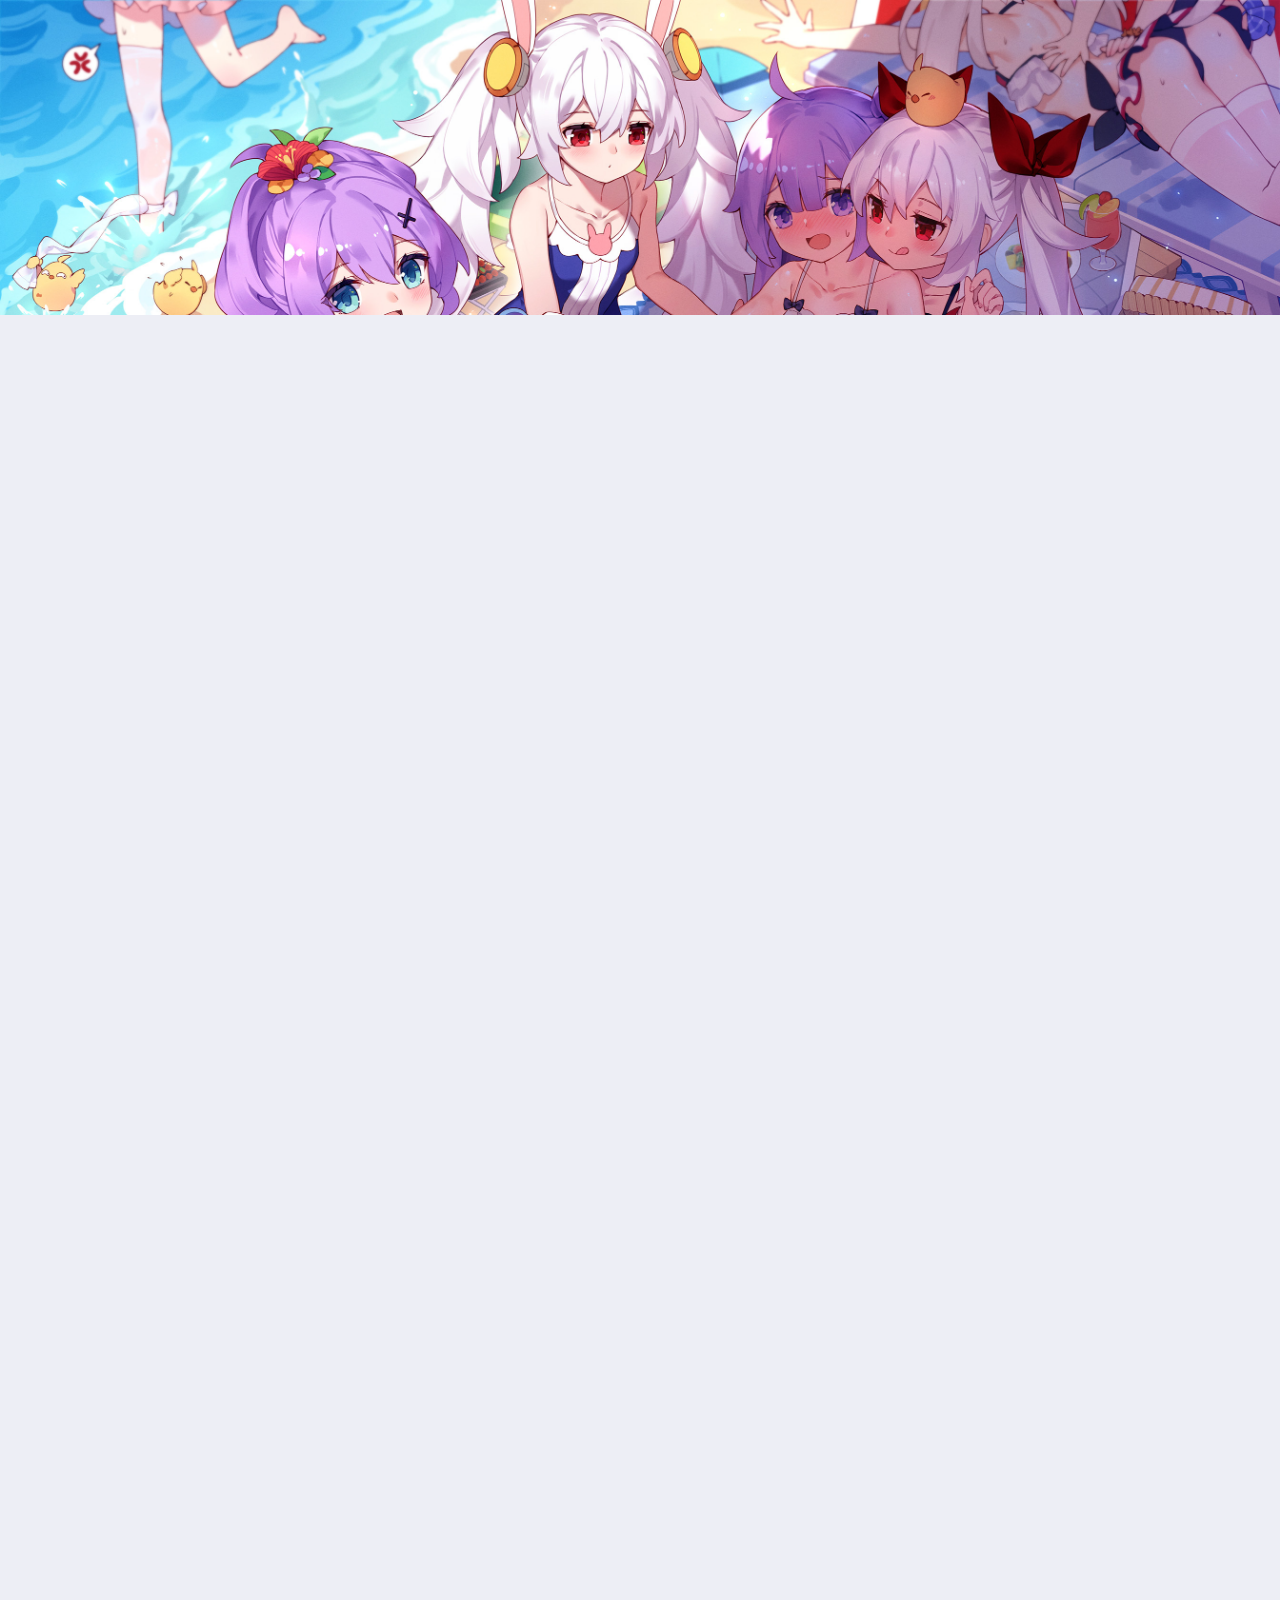
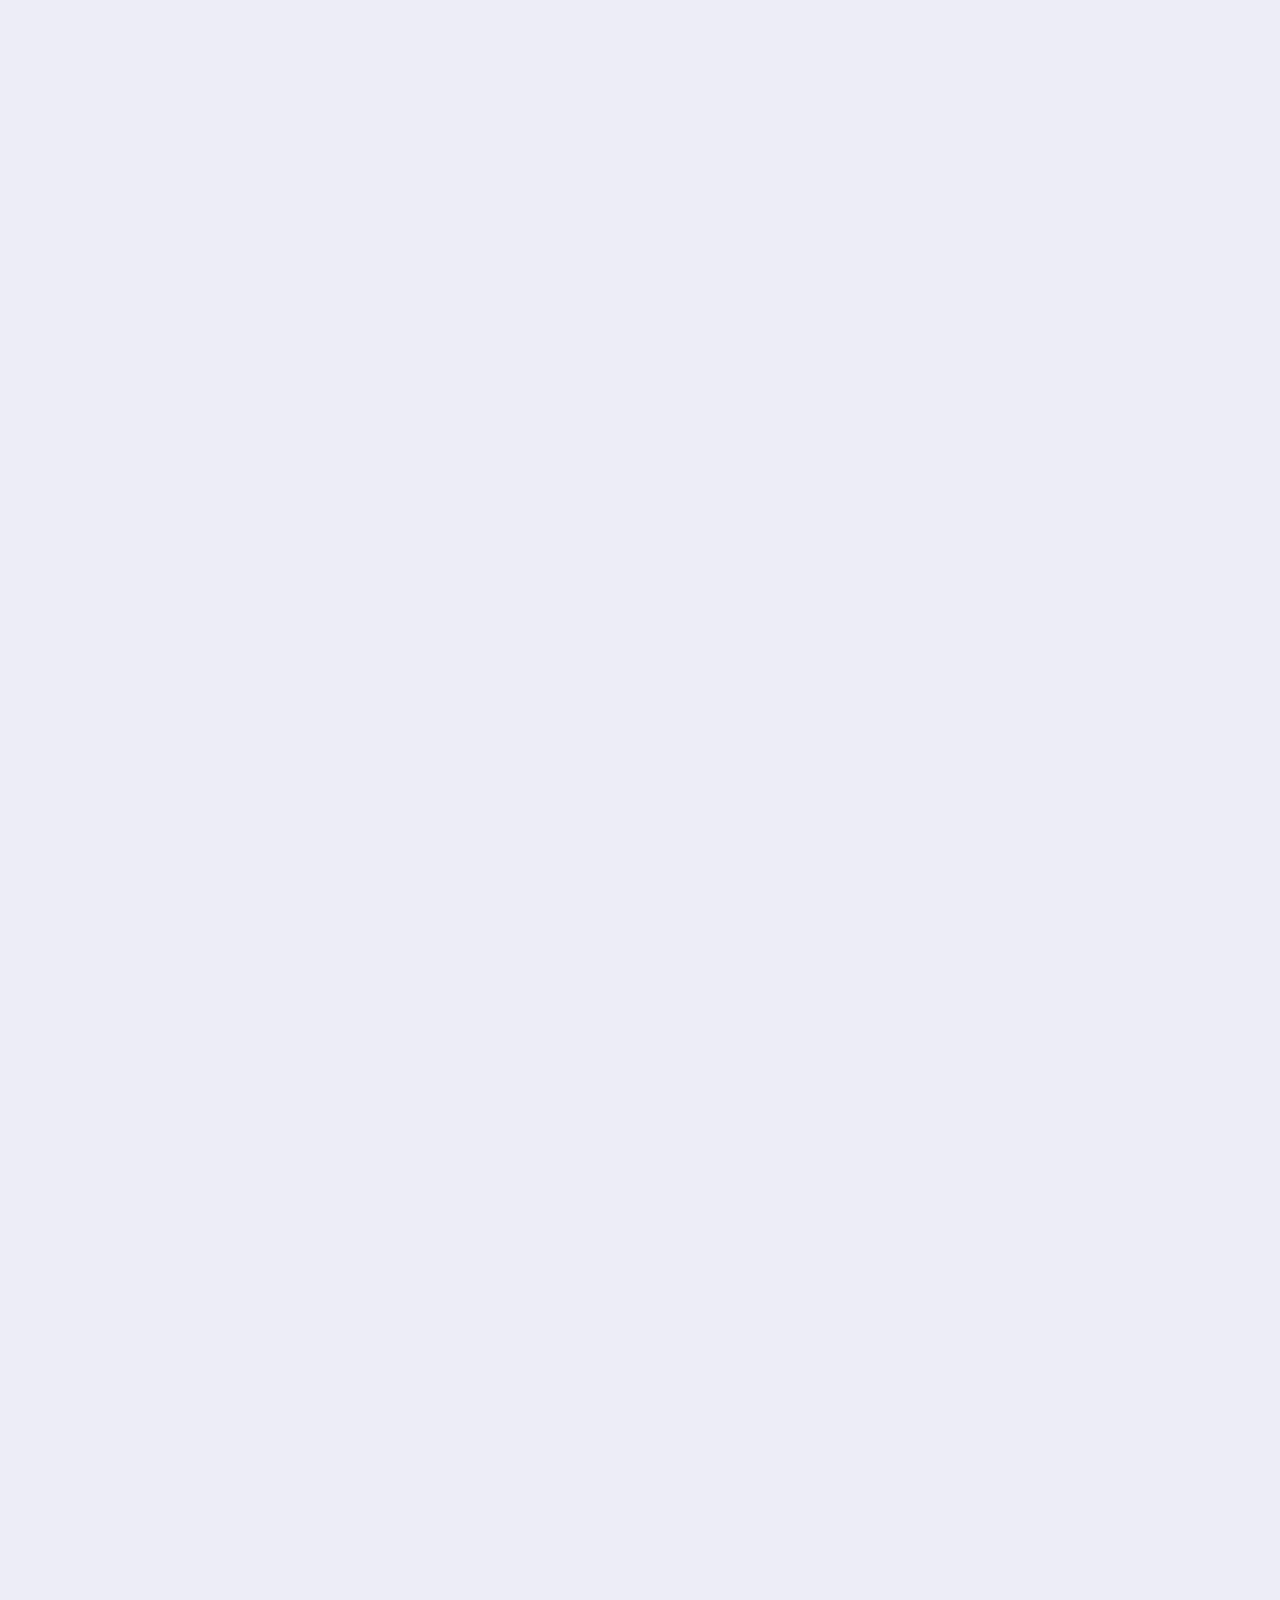
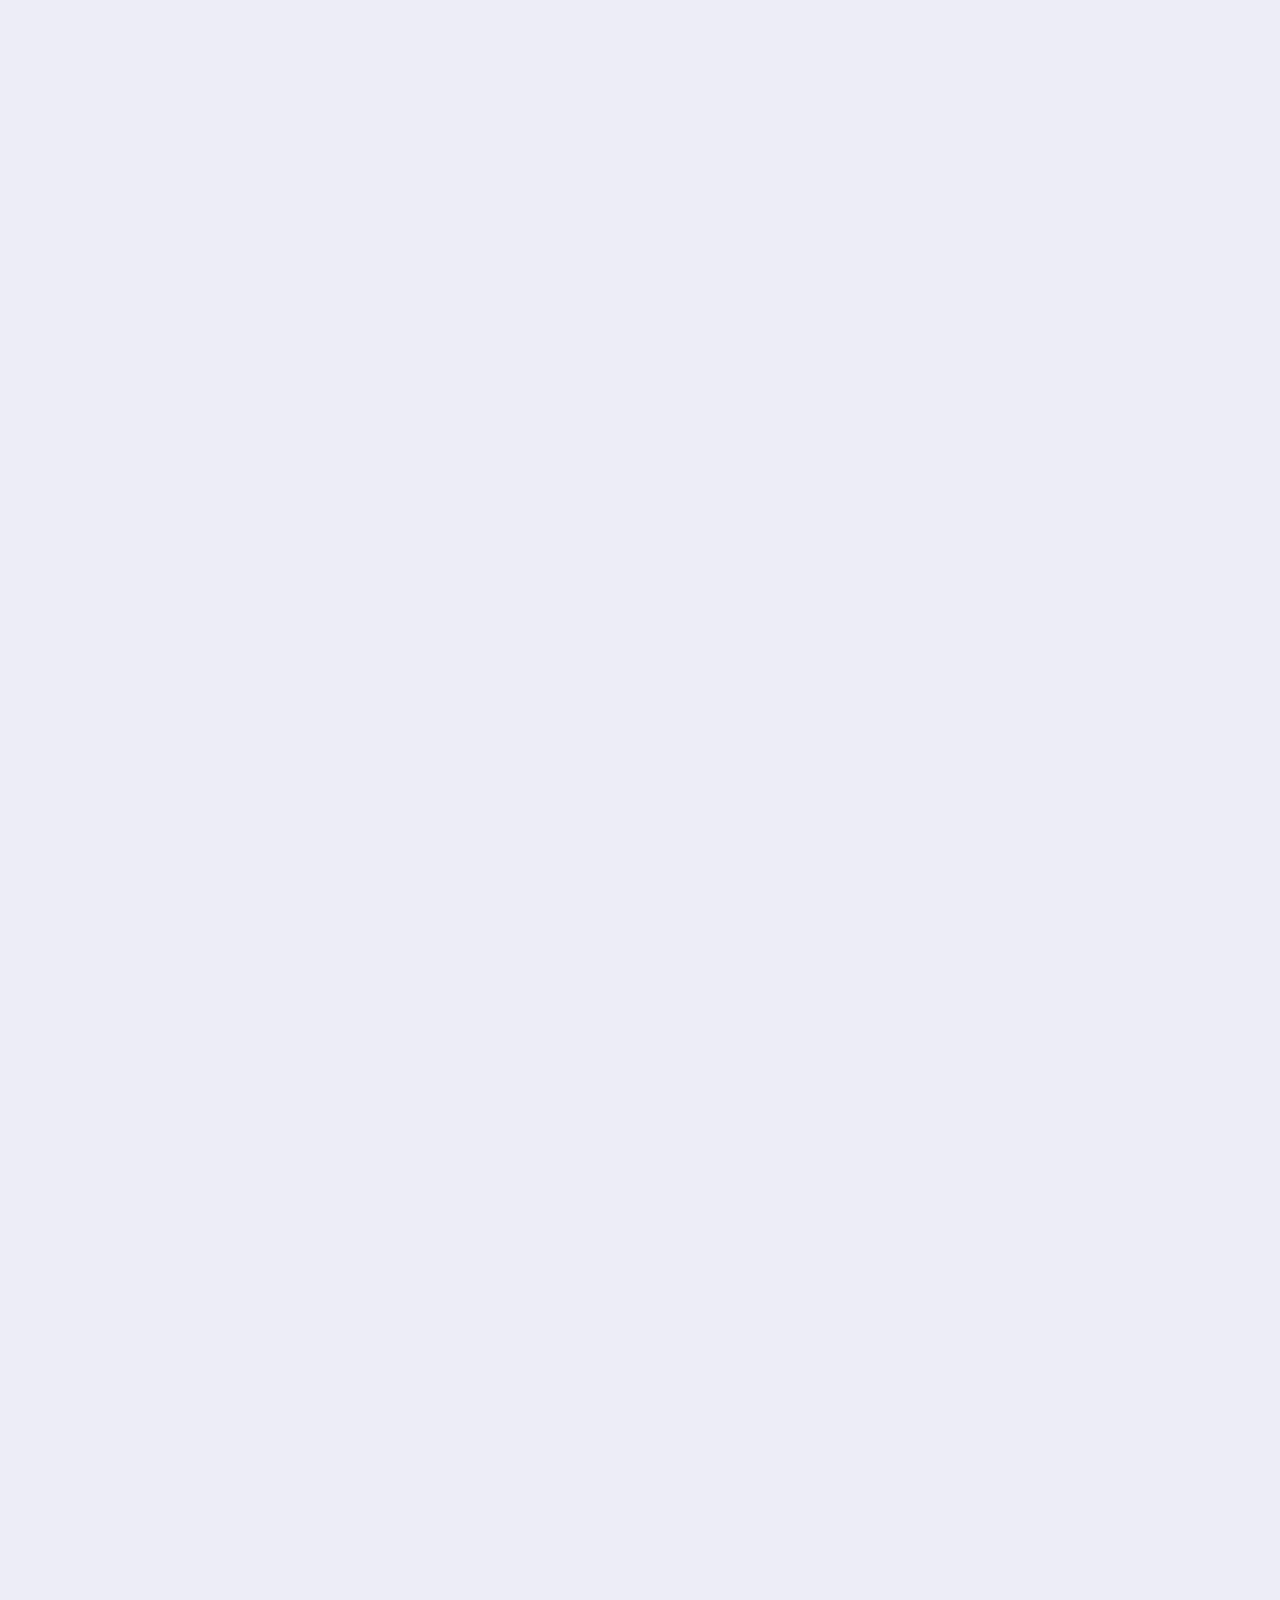
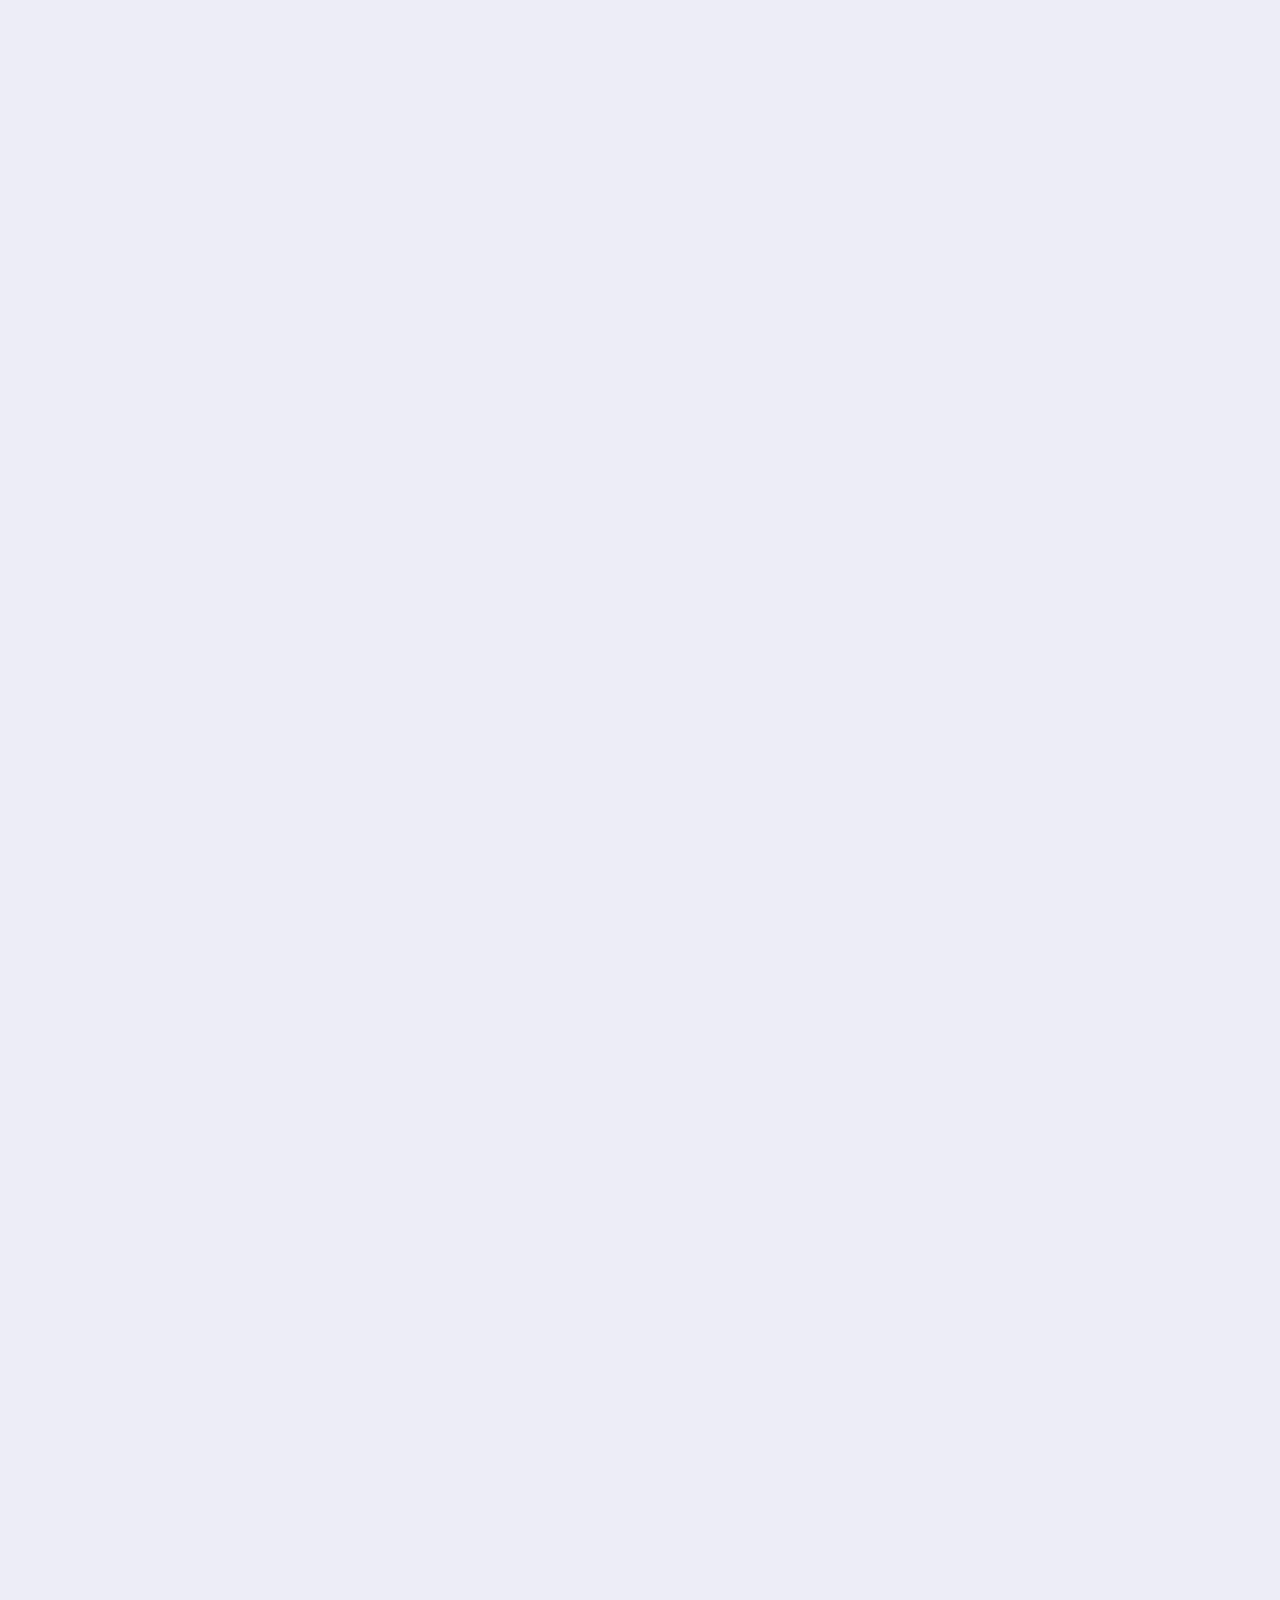
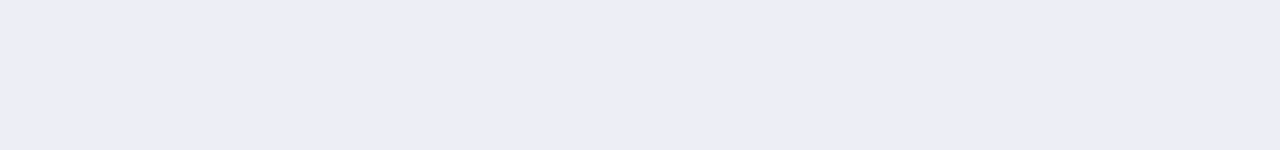
<file: posts/create-my-own-blog/index.html>
<!DOCTYPE html><html lang="zh-CN" class="bg-[var(--page-bg)] transition text-[14px] md:text-[16px]" data-overlayscrollbars-initialize data-astro-cid-sckkx6r4 style="--configHue: 280;--page-width: 75rem;--bannerOffset: 30vh;--banner-height-home: 65vh;--banner-height: 35vh;"> <head><title>从零开始创建一个自己的博客 - 一剪沐橙の小窝</title><meta charset="UTF-8"><meta name="description" content="使用 Hexo + Butterfly 主题。"><meta name="author" content="一剪沐橙"><meta property="og:site_name" content="一剪沐橙の小窝"><meta property="og:url" content="https://mucute-qwq.github.io/posts/create-my-own-blog/"><meta property="og:title" content="从零开始创建一个自己的博客 - 一剪沐橙の小窝"><meta property="og:description" content="使用 Hexo + Butterfly 主题。"><meta property="og:type" content="article"><meta name="twitter:card" content="summary_large_image"><meta property="twitter:url" content="https://mucute-qwq.github.io/posts/create-my-own-blog/"><meta name="twitter:title" content="从零开始创建一个自己的博客 - 一剪沐橙の小窝"><meta name="twitter:description" content="使用 Hexo + Butterfly 主题。"><meta name="viewport" content="width=device-width"><meta name="generator" content="Astro v6.1.7"><link rel="icon" href="/favicon/favicon.png"><!-- Set the theme before the page is rendered to avoid a flash --><script>(function(){const DEFAULT_THEME = "auto";
const LIGHT_MODE = "light";
const DARK_MODE = "dark";
const AUTO_MODE = "auto";
const BANNER_HEIGHT_EXTEND = 30;
const PAGE_WIDTH = 75;
const configHue = 280;

			// Load the theme from local storage
			const theme = localStorage.getItem('theme') || DEFAULT_THEME;
			switch (theme) {
				case LIGHT_MODE:
					document.documentElement.classList.remove('dark');
					break
				case DARK_MODE:
					document.documentElement.classList.add('dark');
					break
				case AUTO_MODE:
					if (window.matchMedia('(prefers-color-scheme: dark)').matches) {
						document.documentElement.classList.add('dark');
					} else {
						document.documentElement.classList.remove('dark');
					}
			}

			// Load the hue from local storage
			const hue = localStorage.getItem('hue') || configHue;
			document.documentElement.style.setProperty('--hue', hue);

			// calculate the --banner-height-extend, which needs to be a multiple of 4 to avoid blurry text
			let offset = Math.floor(window.innerHeight * (BANNER_HEIGHT_EXTEND / 100));
			offset = offset - offset % 4;
			document.documentElement.style.setProperty('--banner-height-extend', `${offset}px`);
		})();</script><!-- defines global css variables. This will be applied to <html> <body> and some other elements idk why --><script type="application/ld+json">{"@context":"https://schema.org","@type":"BlogPosting","headline":"从零开始创建一个自己的博客","description":"使用 Hexo + Butterfly 主题。","keywords":["Bun","Git","Linux","Windows"],"author":{"@type":"Person","name":"一剪沐橙","url":"https://mucute-qwq.github.io/"},"datePublished":"2025-08-31","inLanguage":"zh-CN"}</script><link rel="stylesheet" href="/_astro/Layout.m-bDb4pd.css">
<link rel="stylesheet" href="/_astro/MainGridLayout.Deb1Eb9p.css">
<link rel="stylesheet" href="/_astro/Layout.DzG3KPj2.css">
<link rel="stylesheet" href="/_astro/Markdown.BtniRLn_.css">
<style>input.svelte-1wah7ro:focus{outline:0}.search-panel.svelte-1wah7ro{max-height:calc(100vh - 100px);overflow-y:auto}
#display-setting.svelte-d7tq3k input[type=range]:where(.svelte-d7tq3k){-webkit-appearance:none;height:1.5rem;background-image:var(--color-selection-bar);transition:background-image .15s ease-in-out}#display-setting.svelte-d7tq3k input[type=range]:where(.svelte-d7tq3k)::-webkit-slider-thumb{-webkit-appearance:none;height:1rem;width:.5rem;border-radius:.125rem;background:#ffffffb3;box-shadow:none}#display-setting.svelte-d7tq3k input[type=range]:where(.svelte-d7tq3k)::-webkit-slider-thumb:hover{background:#fffc}#display-setting.svelte-d7tq3k input[type=range]:where(.svelte-d7tq3k)::-webkit-slider-thumb:active{background:#fff9}#display-setting.svelte-d7tq3k input[type=range]:where(.svelte-d7tq3k)::-moz-range-thumb{-webkit-appearance:none;height:1rem;width:.5rem;border-radius:.125rem;border-width:0;background:#ffffffb3;box-shadow:none}#display-setting.svelte-d7tq3k input[type=range]:where(.svelte-d7tq3k)::-moz-range-thumb:hover{background:#fffc}#display-setting.svelte-d7tq3k input[type=range]:where(.svelte-d7tq3k)::-moz-range-thumb:active{background:#fff9}#display-setting.svelte-d7tq3k input[type=range]:where(.svelte-d7tq3k)::-ms-thumb{-webkit-appearance:none;height:1rem;width:.5rem;border-radius:.125rem;background:#ffffffb3;box-shadow:none}#display-setting.svelte-d7tq3k input[type=range]:where(.svelte-d7tq3k)::-ms-thumb:hover{background:#fffc}#display-setting.svelte-d7tq3k input[type=range]:where(.svelte-d7tq3k)::-ms-thumb:active{background:#fff9}
.expressive-code .frame{--tw-shadow: 0 0 #0000 !important;--tw-shadow-colored: 0 0 #0000 !important;box-shadow:var(--tw-ring-offset-shadow, 0 0 #0000),var(--tw-ring-shadow, 0 0 #0000),var(--tw-shadow)!important}.expressive-code .title{font-family:JetBrains Mono Variable,ui-monospace,SFMono-Regular,Menlo,Monaco,Consolas,Liberation Mono,Courier New,monospace}
</style>
<link rel="stylesheet" href="/_astro/main.BEY7wyww.css">
<link rel="stylesheet" href="/_astro/markdown-extend.CbAaoAnU.css">
<link rel="stylesheet" href="/_astro/markdown.Pa38rlSa.css">
<style>.pswp__button{margin-right:0!important;display:flex!important;height:3rem!important;width:3rem!important;align-items:center!important;justify-content:center!important;background-color:#0006!important;transition-property:color,background-color,border-color,text-decoration-color,fill,stroke,opacity,box-shadow,transform,filter,backdrop-filter!important;transition-timing-function:cubic-bezier(.4,0,.2,1)!important;transition-duration:.15s!important}.pswp__button:hover{background-color:#00000080!important}.pswp__button:active{background-color:#0009!important}.pswp__button--zoom,.pswp__button--close{margin-top:1rem!important;border-radius:.75rem!important}.pswp__button--zoom:active,.pswp__button--close:active{--tw-scale-x: .9 !important;--tw-scale-y: .9 !important;transform:translate(var(--tw-translate-x),var(--tw-translate-y)) rotate(var(--tw-rotate)) skew(var(--tw-skew-x)) skewY(var(--tw-skew-y)) scaleX(var(--tw-scale-x)) scaleY(var(--tw-scale-y))!important}.pswp__button--zoom{margin-right:.625rem!important}.pswp__button--close{margin-right:1rem!important}
.scrollbar-base.os-scrollbar{transition-property:all;transition-timing-function:cubic-bezier(.4,0,.2,1);transition-duration:.15s;pointer-events:unset}.scrollbar-base.os-scrollbar.os-scrollbar-horizontal{height:1rem;padding:.25rem .5rem}.scrollbar-base.os-scrollbar.os-scrollbar-horizontal .os-scrollbar-track .os-scrollbar-handle{height:.25rem;border-radius:9999px}.scrollbar-base.os-scrollbar.os-scrollbar-horizontal:hover .os-scrollbar-track .os-scrollbar-handle{height:.5rem}.scrollbar-base.os-scrollbar.os-scrollbar-vertical{width:1rem;padding:.25rem}.scrollbar-base.os-scrollbar.os-scrollbar-vertical .os-scrollbar-track .os-scrollbar-handle{width:.25rem;border-radius:9999px}.scrollbar-base.os-scrollbar.os-scrollbar-vertical:hover .os-scrollbar-track .os-scrollbar-handle{width:.5rem}.os-scrollbar.scrollbar-auto{--os-handle-bg: var(--scrollbar-bg);--os-handle-bg-hover: var(--scrollbar-bg-hover);--os-handle-bg-active: var(--scrollbar-bg-active)}.os-scrollbar.scrollbar-dark{--os-handle-bg: var(--scrollbar-bg-dark);--os-handle-bg-hover: var(--scrollbar-bg-hover-dark);--os-handle-bg-active: var(--scrollbar-bg-active-dark)}.os-scrollbar.scrollbar-light{--os-handle-bg: var(--scrollbar-bg-light);--os-handle-bg-hover: var(--scrollbar-bg-hover-light);--os-handle-bg-active: var(--scrollbar-bg-active-light)}
html.is-changing .transition-swup-fade{transition-property:all;transition-timing-function:cubic-bezier(.4,0,.2,1);transition-duration:.2s}html.is-animating .transition-swup-fade{--tw-translate-y: 1rem;transform:translate(var(--tw-translate-x),var(--tw-translate-y)) rotate(var(--tw-rotate)) skew(var(--tw-skew-x)) skewY(var(--tw-skew-y)) scaleX(var(--tw-scale-x)) scaleY(var(--tw-scale-y));opacity:0}@keyframes fade-in-up{0%{transform:translateY(2rem);opacity:0}to{transform:translateY(0);opacity:1}}.onload-animation{opacity:0;animation:.3s fade-in-up;animation-fill-mode:forwards}#navbar{animation-delay:0ms}#sidebar{animation-delay:.1s}#swup-container{outline:none}#content-wrapper{animation-delay:var(--content-delay)}.footer{animation-delay:.25s}#banner-credit{animation-delay:.4s}#post-container :nth-child(1){animation-delay:calc(var(--content-delay) + 0ms)}#post-container :nth-child(2){animation-delay:calc(var(--content-delay) + 50ms)}#post-container :nth-child(3){animation-delay:calc(var(--content-delay) + .1s)}#post-container :nth-child(4){animation-delay:calc(var(--content-delay) + 175ms)}#post-container :nth-child(5){animation-delay:calc(var(--content-delay) + .25s)}#post-container :nth-child(6){animation-delay:calc(var(--content-delay) + 325ms)}
</style>
<link rel="stylesheet" href="/_astro/variables.5F2HVZJR.css"><script type="module" src="/_astro/page.Ciq_ddzx.js"></script></head> <body class=" min-h-screen transition  enable-banner" data-overlayscrollbars-initialize data-astro-cid-sckkx6r4 style="--configHue: 280;--page-width: 75rem;--bannerOffset: 30vh;--banner-height-home: 65vh;--banner-height: 35vh;"> <div id="config-carrier" data-hue="280"></div>    <div id="top-row" class="z-50 pointer-events-none relative transition-all duration-700 max-w-[var(--page-width)] px-0 md:px-4 mx-auto"> <div id="navbar-wrapper" class="pointer-events-auto sticky top-0 transition-all"> <div id="navbar" class="z-50 onload-animation"> <div class="absolute h-8 left-0 right-0 -top-8 bg-[var(--card-bg)] transition"></div> <!-- used for onload animation --> <div class="card-base !overflow-visible max-w-[var(--page-width)] h-[4.5rem] !rounded-t-none mx-auto flex items-center justify-between px-4"> <a href="/" class="btn-plain scale-animation rounded-lg h-[3.25rem] px-5 font-bold active:scale-95"> <div class="flex flex-row text-[var(--primary)] items-center text-md"> <svg width="1em" height="1em" class="text-[1.75rem] mb-1 mr-2" data-icon="material-symbols:home-outline-rounded">   <symbol id="ai:material-symbols:home-outline-rounded" viewBox="0 0 24 24"><path fill="currentColor" d="M6 19h3v-5q0-.425.288-.712T10 13h4q.425 0 .713.288T15 14v5h3v-9l-6-4.5L6 10zm-2 0v-9q0-.475.213-.9t.587-.7l6-4.5q.525-.4 1.2-.4t1.2.4l6 4.5q.375.275.588.7T20 10v9q0 .825-.588 1.413T18 21h-4q-.425 0-.712-.288T13 20v-5h-2v5q0 .425-.288.713T10 21H6q-.825 0-1.412-.587T4 19m8-6.75"/></symbol><use href="#ai:material-symbols:home-outline-rounded"></use>  </svg> 一剪沐橙の小窝 </div> </a> <div class="hidden md:flex"> <a aria-label="主页" href="/" class="btn-plain scale-animation rounded-lg h-11 font-bold px-5 active:scale-95"> <div class="flex items-center"> 主页  </div> </a><a aria-label="归档" href="/archive/" class="btn-plain scale-animation rounded-lg h-11 font-bold px-5 active:scale-95"> <div class="flex items-center"> 归档  </div> </a><a aria-label="友链" href="/friend-link/" class="btn-plain scale-animation rounded-lg h-11 font-bold px-5 active:scale-95"> <div class="flex items-center"> 友链  </div> </a><a aria-label="关于" href="/about/" class="btn-plain scale-animation rounded-lg h-11 font-bold px-5 active:scale-95"> <div class="flex items-center"> 关于  </div> </a> </div> <div class="flex"> <!--<SearchPanel client:load>--> <style>astro-island,astro-slot,astro-static-slot{display:contents}</style><script>(()=>{var e=async t=>{await(await t())()};(self.Astro||(self.Astro={})).only=e;window.dispatchEvent(new Event("astro:only"));})();</script><script>(()=>{var A=Object.defineProperty;var g=(i,o,a)=>o in i?A(i,o,{enumerable:!0,configurable:!0,writable:!0,value:a}):i[o]=a;var d=(i,o,a)=>g(i,typeof o!="symbol"?o+"":o,a);{let i={0:t=>m(t),1:t=>a(t),2:t=>new RegExp(t),3:t=>new Date(t),4:t=>new Map(a(t)),5:t=>new Set(a(t)),6:t=>BigInt(t),7:t=>new URL(t),8:t=>new Uint8Array(t),9:t=>new Uint16Array(t),10:t=>new Uint32Array(t),11:t=>Number.POSITIVE_INFINITY*t},o=t=>{let[l,e]=t;return l in i?i[l](e):void 0},a=t=>t.map(o),m=t=>typeof t!="object"||t===null?t:Object.fromEntries(Object.entries(t).map(([l,e])=>[l,o(e)]));class y extends HTMLElement{constructor(){super(...arguments);d(this,"Component");d(this,"hydrator");d(this,"hydrate",async()=>{var b;if(!this.hydrator||!this.isConnected)return;let e=(b=this.parentElement)==null?void 0:b.closest("astro-island[ssr]");if(e){e.addEventListener("astro:hydrate",this.hydrate,{once:!0});return}let c=this.querySelectorAll("astro-slot"),n={},h=this.querySelectorAll("template[data-astro-template]");for(let r of h){let s=r.closest(this.tagName);s!=null&&s.isSameNode(this)&&(n[r.getAttribute("data-astro-template")||"default"]=r.innerHTML,r.remove())}for(let r of c){let s=r.closest(this.tagName);s!=null&&s.isSameNode(this)&&(n[r.getAttribute("name")||"default"]=r.innerHTML)}let p;try{p=this.hasAttribute("props")?m(JSON.parse(this.getAttribute("props"))):{}}catch(r){let s=this.getAttribute("component-url")||"<unknown>",v=this.getAttribute("component-export");throw v&&(s+=` (export ${v})`),console.error(`[hydrate] Error parsing props for component ${s}`,this.getAttribute("props"),r),r}let u;await this.hydrator(this)(this.Component,p,n,{client:this.getAttribute("client")}),this.removeAttribute("ssr"),this.dispatchEvent(new CustomEvent("astro:hydrate"))});d(this,"unmount",()=>{this.isConnected||this.dispatchEvent(new CustomEvent("astro:unmount"))})}disconnectedCallback(){document.removeEventListener("astro:after-swap",this.unmount),document.addEventListener("astro:after-swap",this.unmount,{once:!0})}connectedCallback(){if(!this.hasAttribute("await-children")||document.readyState==="interactive"||document.readyState==="complete")this.childrenConnectedCallback();else{let e=()=>{document.removeEventListener("DOMContentLoaded",e),c.disconnect(),this.childrenConnectedCallback()},c=new MutationObserver(()=>{var n;((n=this.lastChild)==null?void 0:n.nodeType)===Node.COMMENT_NODE&&this.lastChild.nodeValue==="astro:end"&&(this.lastChild.remove(),e())});c.observe(this,{childList:!0}),document.addEventListener("DOMContentLoaded",e)}}async childrenConnectedCallback(){let e=this.getAttribute("before-hydration-url");e&&await import(e),this.start()}async start(){let e=JSON.parse(this.getAttribute("opts")),c=this.getAttribute("client");if(Astro[c]===void 0){window.addEventListener(`astro:${c}`,()=>this.start(),{once:!0});return}try{await Astro[c](async()=>{let n=this.getAttribute("renderer-url"),[h,{default:p}]=await Promise.all([import(this.getAttribute("component-url")),n?import(n):()=>()=>{}]),u=this.getAttribute("component-export")||"default";if(!u.includes("."))this.Component=h[u];else{this.Component=h;for(let f of u.split("."))this.Component=this.Component[f]}return this.hydrator=p,this.hydrate},e,this)}catch(n){console.error(`[astro-island] Error hydrating ${this.getAttribute("component-url")}`,n)}}attributeChangedCallback(){this.hydrate()}}d(y,"observedAttributes",["props"]),customElements.get("astro-island")||customElements.define("astro-island",y)}})();</script><astro-island uid="ZeFYuk" component-url="/_astro/Search.C6i6L3uL.js" component-export="default" renderer-url="/_astro/client.svelte.DieluNNR.js" props="{}" ssr client="only" opts="{&quot;name&quot;:&quot;Search&quot;,&quot;value&quot;:&quot;svelte&quot;}"></astro-island>  <astro-island uid="1g5Aab" component-url="/_astro/LightDarkSwitch.BvyMz9Vj.js" component-export="default" renderer-url="/_astro/client.svelte.DieluNNR.js" props="{}" ssr client="only" opts="{&quot;name&quot;:&quot;LightDarkSwitch&quot;,&quot;value&quot;:&quot;svelte&quot;}"></astro-island> <button aria-label="Menu" name="Nav Menu" class="btn-plain scale-animation rounded-lg w-11 h-11 active:scale-90 md:!hidden" id="nav-menu-switch"> <svg width="1em" height="1em" class="text-[1.25rem]" data-icon="material-symbols:menu-rounded">   <symbol id="ai:material-symbols:menu-rounded" viewBox="0 0 24 24"><path fill="currentColor" d="M4 18q-.425 0-.712-.288T3 17t.288-.712T4 16h16q.425 0 .713.288T21 17t-.288.713T20 18zm0-5q-.425 0-.712-.288T3 12t.288-.712T4 11h16q.425 0 .713.288T21 12t-.288.713T20 13zm0-5q-.425 0-.712-.288T3 7t.288-.712T4 6h16q.425 0 .713.288T21 7t-.288.713T20 8z"/></symbol><use href="#ai:material-symbols:menu-rounded"></use>  </svg> </button> </div> <div id="nav-menu-panel" class="float-panel float-panel-closed absolute transition-all fixed right-4 px-2 py-2"> <a href="/" class="group flex justify-between items-center py-2 pl-3 pr-1 rounded-lg gap-8
            hover:bg-[var(--btn-plain-bg-hover)] active:bg-[var(--btn-plain-bg-active)] transition
        "> <div class="transition text-black/75 dark:text-white/75 font-bold group-hover:text-[var(--primary)] group-active:text-[var(--primary)]"> 主页 </div> <svg width="1em" height="1em" class="transition text-[1.25rem] text-[var(--primary)]" data-icon="material-symbols:chevron-right-rounded">   <symbol id="ai:material-symbols:chevron-right-rounded" viewBox="0 0 24 24"><path fill="currentColor" d="M12.6 12L8.7 8.1q-.275-.275-.275-.7t.275-.7t.7-.275t.7.275l4.6 4.6q.15.15.213.325t.062.375t-.062.375t-.213.325l-4.6 4.6q-.275.275-.7.275t-.7-.275t-.275-.7t.275-.7z"/></symbol><use href="#ai:material-symbols:chevron-right-rounded"></use>  </svg>  </a><a href="/archive/" class="group flex justify-between items-center py-2 pl-3 pr-1 rounded-lg gap-8
            hover:bg-[var(--btn-plain-bg-hover)] active:bg-[var(--btn-plain-bg-active)] transition
        "> <div class="transition text-black/75 dark:text-white/75 font-bold group-hover:text-[var(--primary)] group-active:text-[var(--primary)]"> 归档 </div> <svg width="1em" height="1em" viewBox="0 0 24 24" class="transition text-[1.25rem] text-[var(--primary)]" data-icon="material-symbols:chevron-right-rounded">   <use href="#ai:material-symbols:chevron-right-rounded"></use>  </svg>  </a><a href="/friend-link/" class="group flex justify-between items-center py-2 pl-3 pr-1 rounded-lg gap-8
            hover:bg-[var(--btn-plain-bg-hover)] active:bg-[var(--btn-plain-bg-active)] transition
        "> <div class="transition text-black/75 dark:text-white/75 font-bold group-hover:text-[var(--primary)] group-active:text-[var(--primary)]"> 友链 </div> <svg width="1em" height="1em" viewBox="0 0 24 24" class="transition text-[1.25rem] text-[var(--primary)]" data-icon="material-symbols:chevron-right-rounded">   <use href="#ai:material-symbols:chevron-right-rounded"></use>  </svg>  </a><a href="/about/" class="group flex justify-between items-center py-2 pl-3 pr-1 rounded-lg gap-8
            hover:bg-[var(--btn-plain-bg-hover)] active:bg-[var(--btn-plain-bg-active)] transition
        "> <div class="transition text-black/75 dark:text-white/75 font-bold group-hover:text-[var(--primary)] group-active:text-[var(--primary)]"> 关于 </div> <svg width="1em" height="1em" viewBox="0 0 24 24" class="transition text-[1.25rem] text-[var(--primary)]" data-icon="material-symbols:chevron-right-rounded">   <use href="#ai:material-symbols:chevron-right-rounded"></use>  </svg>  </a> </div> <astro-island uid="Kl9sd" component-url="/_astro/DisplaySettings.CWE155vg.js" component-export="default" renderer-url="/_astro/client.svelte.DieluNNR.js" props="{}" ssr client="only" opts="{&quot;name&quot;:&quot;DisplaySettings&quot;,&quot;value&quot;:&quot;svelte&quot;}"></astro-island> </div> </div> <script type="module">function c(){localStorage.theme==="dark"?(document.documentElement.classList.remove("dark"),localStorage.theme="light"):(document.documentElement.classList.add("dark"),localStorage.theme="dark")}function o(){let t=document.getElementById("scheme-switch");t&&(t.onclick=function(){c()});let n=document.getElementById("display-settings-switch");n&&(n.onclick=function(){let e=document.getElementById("display-setting");e&&e.classList.toggle("float-panel-closed")});let l=document.getElementById("nav-menu-switch");l&&(l.onclick=function(){let e=document.getElementById("nav-menu-panel");e&&e.classList.toggle("float-panel-closed")})}o();</script> <script>(function(){const scriptUrl = "/pagefind/pagefind.js";

async function loadPagefind() {
    try {
        const response = await fetch(scriptUrl, { method: 'HEAD' });
        if (!response.ok) {
            throw new Error(`Pagefind script not found: ${response.status}`);
        }

        const pagefind = await import(scriptUrl);

        await pagefind.options({
            excerptLength: 20
        });

        window.pagefind = pagefind;

        document.dispatchEvent(new CustomEvent('pagefindready'));
        console.log('Pagefind loaded and initialized successfully, event dispatched.');
    } catch (error) {
        console.error('Failed to load Pagefind:', error);
        window.pagefind = {
            search: () => Promise.resolve({ results: [] }),
            options: () => Promise.resolve(),
        };
        document.dispatchEvent(new CustomEvent('pagefindloaderror'));
        console.log('Pagefind load error, event dispatched.');
    }
}

if (document.readyState === 'loading') {
    document.addEventListener('DOMContentLoaded', loadPagefind);
} else {
    loadPagefind();
}
})();</script> </div> </div>  <div id="banner-wrapper" class="absolute z-10 w-full transition duration-700 overflow-hidden" style="top: -30vh"> <div id="banner" class="object-cover h-full transition duration-700 opacity-0 scale-105 overflow-hidden relative"> <div class="transition absolute inset-0 dark:bg-black/10 bg-opacity-50 pointer-events-none"></div>  <img src="/images/banner.png" alt="Banner image of the blog" class="w-full h-full object-cover" style="object-position: top"> </div> </div> <div class="absolute w-full z-30 pointer-events-none" style="top: calc(35vh - 3.5rem)"> <!-- The pointer-events-none here prevent blocking the click event of the TOC --> <div class="relative max-w-[var(--page-width)] mx-auto pointer-events-auto"> <div id="main-grid" class="transition duration-700 w-full left-0 right-0 grid grid-cols-[17.5rem_auto] grid-rows-[auto_1fr_auto] lg:grid-rows-[auto]
    mx-auto gap-4 px-0 md:px-4"> <!-- Banner image credit -->  <div id="sidebar" class="mb-4 row-start-2 row-end-3 col-span-2 lg:row-start-1 lg:row-end-2 lg:col-span-1 lg:max-w-[17.5rem] onload-animation w-full"> <div class="flex flex-col w-full gap-4 mb-4"> <div class="card-base p-3"> <a aria-label="Go to About Page" href="/about/" class="group block relative mx-auto mt-1 lg:mx-0 lg:mt-0 mb-3
       max-w-[12rem] lg:max-w-none overflow-hidden rounded-xl active:scale-95"> <div class="absolute transition pointer-events-none group-hover:bg-black/30 group-active:bg-black/50
        w-full h-full z-50 flex items-center justify-center"> <svg width="1.13em" height="1em" class="transition opacity-0 scale-90 group-hover:scale-100 group-hover:opacity-100 text-white text-5xl" data-icon="fa6-regular:address-card">   <symbol id="ai:fa6-regular:address-card" viewBox="0 0 576 512"><path fill="currentColor" d="M512 80c8.8 0 16 7.2 16 16v320c0 8.8-7.2 16-16 16H64c-8.8 0-16-7.2-16-16V96c0-8.8 7.2-16 16-16zM64 32C28.7 32 0 60.7 0 96v320c0 35.3 28.7 64 64 64h448c35.3 0 64-28.7 64-64V96c0-35.3-28.7-64-64-64zm144 224a64 64 0 1 0 0-128a64 64 0 1 0 0 128m-32 32c-44.2 0-80 35.8-80 80c0 8.8 7.2 16 16 16h192c8.8 0 16-7.2 16-16c0-44.2-35.8-80-80-80zm200-144c-13.3 0-24 10.7-24 24s10.7 24 24 24h80c13.3 0 24-10.7 24-24s-10.7-24-24-24zm0 96c-13.3 0-24 10.7-24 24s10.7 24 24 24h80c13.3 0 24-10.7 24-24s-10.7-24-24-24z"/></symbol><use href="#ai:fa6-regular:address-card"></use>  </svg> </div> <div class="mx-auto lg:w-full h-full lg:mt-0  overflow-hidden relative"> <div class="transition absolute inset-0 dark:bg-black/10 bg-opacity-50 pointer-events-none"></div>  <img src="/images/avatar.jpg" alt="Profile Image of the Author" class="w-full h-full object-cover" style="object-position: center"> </div> </a> <div class="px-2"> <div class="font-bold text-xl text-center mb-1 dark:text-neutral-50 transition">一剪沐橙</div> <div class="h-1 w-5 bg-[var(--primary)] mx-auto rounded-full mb-2 transition"></div> <div class="text-center text-neutral-400 mb-2.5 transition">Forever MuCute.</div> <div class="flex flex-wrap gap-2 justify-center mb-1"> <a rel="me" aria-label="GitHub" href="https://github.com/mucute-qwq" target="_blank" class="btn-regular rounded-lg h-10 w-10 active:scale-90"> <svg width="0.97em" height="1em" class="text-[1.5rem]" data-icon="fa6-brands:github">   <symbol id="ai:fa6-brands:github" viewBox="0 0 496 512"><path fill="currentColor" d="M165.9 397.4c0 2-2.3 3.6-5.2 3.6c-3.3.3-5.6-1.3-5.6-3.6c0-2 2.3-3.6 5.2-3.6c3-.3 5.6 1.3 5.6 3.6m-31.1-4.5c-.7 2 1.3 4.3 4.3 4.9c2.6 1 5.6 0 6.2-2s-1.3-4.3-4.3-5.2c-2.6-.7-5.5.3-6.2 2.3m44.2-1.7c-2.9.7-4.9 2.6-4.6 4.9c.3 2 2.9 3.3 5.9 2.6c2.9-.7 4.9-2.6 4.6-4.6c-.3-1.9-3-3.2-5.9-2.9M244.8 8C106.1 8 0 113.3 0 252c0 110.9 69.8 205.8 169.5 239.2c12.8 2.3 17.3-5.6 17.3-12.1c0-6.2-.3-40.4-.3-61.4c0 0-70 15-84.7-29.8c0 0-11.4-29.1-27.8-36.6c0 0-22.9-15.7 1.6-15.4c0 0 24.9 2 38.6 25.8c21.9 38.6 58.6 27.5 72.9 20.9c2.3-16 8.8-27.1 16-33.7c-55.9-6.2-112.3-14.3-112.3-110.5c0-27.5 7.6-41.3 23.6-58.9c-2.6-6.5-11.1-33.3 2.6-67.9c20.9-6.5 69 27 69 27c20-5.6 41.5-8.5 62.8-8.5s42.8 2.9 62.8 8.5c0 0 48.1-33.6 69-27c13.7 34.7 5.2 61.4 2.6 67.9c16 17.7 25.8 31.5 25.8 58.9c0 96.5-58.9 104.2-114.8 110.5c9.2 7.9 17 22.9 17 46.4c0 33.7-.3 75.4-.3 83.6c0 6.5 4.6 14.4 17.3 12.1C428.2 457.8 496 362.9 496 252C496 113.3 383.5 8 244.8 8M97.2 352.9c-1.3 1-1 3.3.7 5.2c1.6 1.6 3.9 2.3 5.2 1c1.3-1 1-3.3-.7-5.2c-1.6-1.6-3.9-2.3-5.2-1m-10.8-8.1c-.7 1.3.3 2.9 2.3 3.9c1.6 1 3.6.7 4.3-.7c.7-1.3-.3-2.9-2.3-3.9c-2-.6-3.6-.3-4.3.7m32.4 35.6c-1.6 1.3-1 4.3 1.3 6.2c2.3 2.3 5.2 2.6 6.5 1c1.3-1.3.7-4.3-1.3-6.2c-2.2-2.3-5.2-2.6-6.5-1m-11.4-14.7c-1.6 1-1.6 3.6 0 5.9s4.3 3.3 5.6 2.3c1.6-1.3 1.6-3.9 0-6.2c-1.4-2.3-4-3.3-5.6-2"/></symbol><use href="#ai:fa6-brands:github"></use>  </svg> </a><a rel="me" aria-label="BiliBili" href="https://space.bilibili.com/3536995034859521" target="_blank" class="btn-regular rounded-lg h-10 w-10 active:scale-90"> <svg width="1em" height="1em" class="text-[1.5rem]" data-icon="fa6-brands:bilibili">   <symbol id="ai:fa6-brands:bilibili" viewBox="0 0 512 512"><path fill="currentColor" d="M488.6 104.1c16.7 18.1 24.4 39.7 23.3 65.7v202.4c-.4 26.4-9.2 48.1-26.5 65.1c-17.2 17-39.1 25.9-65.5 26.7H92.02c-26.45-.8-48.21-9.8-65.28-27.2C9.682 419.4.767 396.5 0 368.2V169.8c.767-26 9.682-47.6 26.74-65.7C43.81 87.75 65.57 78.77 92.02 78h29.38L96.05 52.19c-5.75-5.73-8.63-13-8.63-21.79c0-8.8 2.88-16.06 8.63-21.797C101.8 2.868 109.1 0 117.9 0q13.2 0 21.9 8.603L213.1 78h88l74.5-69.397C381.7 2.868 389.2 0 398 0q13.2 0 21.9 8.603c5.7 5.737 8.6 12.997 8.6 21.797c0 8.79-2.9 16.06-8.6 21.79L394.6 78h29.3c26.4.77 48 9.75 64.7 26.1m-38.8 69.7c-.4-9.6-3.7-17.4-10.7-23.5c-5.2-6.1-14-9.4-22.7-9.8H96.05c-9.59.4-17.45 3.7-23.58 9.8c-6.14 6.1-9.4 13.9-9.78 23.5v194.4c0 9.2 3.26 17 9.78 23.5s14.38 9.8 23.58 9.8H416.4c9.2 0 17-3.3 23.3-9.8s9.7-14.3 10.1-23.5zm-264.3 42.7c6.3 6.3 9.7 14.1 10.1 23.2V273c-.4 9.2-3.7 16.9-9.8 23.2c-6.2 6.3-14 9.5-23.6 9.5s-17.5-3.2-23.6-9.5s-9.4-14-9.8-23.2v-33.3c.4-9.1 3.8-16.9 10.1-23.2s13.2-9.6 23.3-10c9.2.4 17 3.7 23.3 10m191.5 0c6.3 6.3 9.7 14.1 10.1 23.2V273c-.4 9.2-3.7 16.9-9.8 23.2s-14 9.5-23.6 9.5s-17.4-3.2-23.6-9.5c-7-6.3-9.4-14-9.7-23.2v-33.3c.3-9.1 3.7-16.9 10-23.2s14.1-9.6 23.3-10c9.2.4 17 3.7 23.3 10"/></symbol><use href="#ai:fa6-brands:bilibili"></use>  </svg> </a><a rel="me" aria-label="Email" href="mailto:3578557729@qq.com" target="_blank" class="btn-regular rounded-lg h-10 w-10 active:scale-90"> <svg width="1em" height="1em" class="text-[1.5rem]" data-icon="fa6-regular:envelope">   <symbol id="ai:fa6-regular:envelope" viewBox="0 0 512 512"><path fill="currentColor" d="M64 112c-8.8 0-16 7.2-16 16v22.1l172.5 141.6c20.7 17 50.4 17 71.1 0L464 150.1V128c0-8.8-7.2-16-16-16zM48 212.2V384c0 8.8 7.2 16 16 16h384c8.8 0 16-7.2 16-16V212.2L322 328.8c-38.4 31.5-93.7 31.5-132 0zM0 128c0-35.3 28.7-64 64-64h384c35.3 0 64 28.7 64 64v256c0 35.3-28.7 64-64 64H64c-35.3 0-64-28.7-64-64z"/></symbol><use href="#ai:fa6-regular:envelope"></use>  </svg> </a>  </div> </div> </div> </div> <div id="sidebar-sticky" class="transition-all duration-700 flex flex-col w-full gap-4 top-4 sticky top-4"> <widget-layout data-id="categories" data-is-collapsed="false" class="pb-4 card-base onload-animation" style="animation-delay: 150ms; --collapsedHeight: 7.5rem;" data-astro-cid-ucso7hve="true"> <div class="font-bold transition text-lg text-neutral-900 dark:text-neutral-100 relative ml-8 mt-4 mb-2
        before:w-1 before:h-4 before:rounded-md before:bg-[var(--primary)]
        before:absolute before:left-[-16px] before:top-[5.5px]" data-astro-cid-ucso7hve style="--collapsedHeight: 7.5rem;">分类</div> <div id="categories" class="collapse-wrapper px-4 overflow-hidden" data-astro-cid-ucso7hve style="--collapsedHeight: 7.5rem;"> <a href="/archive/?category=%E6%95%99%E7%A8%8B" aria-label="View all posts in the 教程 category"> <button class="
            w-full
            h-10
            rounded-lg
            bg-none
            hover:bg-[var(--btn-plain-bg-hover)]
            active:bg-[var(--btn-plain-bg-active)]
            transition-all
            pl-2
            hover:pl-3
            
            text-neutral-700
            hover:text-[var(--primary)]
            dark:text-neutral-300
            dark:hover:text-[var(--primary)]
        "> <div class="flex items-center justify-between relative mr-2"> <div class="overflow-hidden text-left whitespace-nowrap overflow-ellipsis  "> 教程 </div> <div class="transition px-2 h-7 ml-4 min-w-[2rem] rounded-lg text-sm font-bold
                    text-[var(--btn-content)] dark:text-[var(--deep-text)]
                    bg-[var(--btn-regular-bg)] dark:bg-[var(--primary)]
                    flex items-center justify-center"> 6 </div> </div> </button> </a><a href="/archive/?category=%E9%97%B2%E8%B0%88" aria-label="View all posts in the 闲谈 category"> <button class="
            w-full
            h-10
            rounded-lg
            bg-none
            hover:bg-[var(--btn-plain-bg-hover)]
            active:bg-[var(--btn-plain-bg-active)]
            transition-all
            pl-2
            hover:pl-3
            
            text-neutral-700
            hover:text-[var(--primary)]
            dark:text-neutral-300
            dark:hover:text-[var(--primary)]
        "> <div class="flex items-center justify-between relative mr-2"> <div class="overflow-hidden text-left whitespace-nowrap overflow-ellipsis  "> 闲谈 </div> <div class="transition px-2 h-7 ml-4 min-w-[2rem] rounded-lg text-sm font-bold
                    text-[var(--btn-content)] dark:text-[var(--deep-text)]
                    bg-[var(--btn-regular-bg)] dark:bg-[var(--primary)]
                    flex items-center justify-center"> 3 </div> </div> </button> </a> </div>  </widget-layout>  <script type="module">class d extends HTMLElement{constructor(){if(super(),this.dataset.isCollapsed!=="true")return;const e=this.dataset.id,t=this.querySelector(".expand-btn"),s=this.querySelector(`#${e}`);t.addEventListener("click",()=>{s.classList.remove("collapsed"),t.classList.add("hidden")})}}customElements.get("widget-layout")||customElements.define("widget-layout",d);</script> <widget-layout data-id="tags" data-is-collapsed="false" class="pb-4 card-base onload-animation" style="animation-delay: 200ms; --collapsedHeight: 7.5rem;" data-astro-cid-ucso7hve="true"> <div class="font-bold transition text-lg text-neutral-900 dark:text-neutral-100 relative ml-8 mt-4 mb-2
        before:w-1 before:h-4 before:rounded-md before:bg-[var(--primary)]
        before:absolute before:left-[-16px] before:top-[5.5px]" data-astro-cid-ucso7hve style="--collapsedHeight: 7.5rem;">标签</div> <div id="tags" class="collapse-wrapper px-4 overflow-hidden" data-astro-cid-ucso7hve style="--collapsedHeight: 7.5rem;">  <div class="flex gap-2 flex-wrap"> <a href="/archive/?tag=Android" aria-label="View all posts with the Android tag" class="btn-regular h-8 text-sm px-3 rounded-lg">  Android </a><a href="/archive/?tag=Bun" aria-label="View all posts with the Bun tag" class="btn-regular h-8 text-sm px-3 rounded-lg">  Bun </a><a href="/archive/?tag=C%2B%2B" aria-label="View all posts with the C++ tag" class="btn-regular h-8 text-sm px-3 rounded-lg">  C++ </a><a href="/archive/?tag=Docker" aria-label="View all posts with the Docker tag" class="btn-regular h-8 text-sm px-3 rounded-lg">  Docker </a><a href="/archive/?tag=Git" aria-label="View all posts with the Git tag" class="btn-regular h-8 text-sm px-3 rounded-lg">  Git </a><a href="/archive/?tag=LGBT" aria-label="View all posts with the LGBT tag" class="btn-regular h-8 text-sm px-3 rounded-lg">  LGBT </a><a href="/archive/?tag=Linux" aria-label="View all posts with the Linux tag" class="btn-regular h-8 text-sm px-3 rounded-lg">  Linux </a><a href="/archive/?tag=LSP" aria-label="View all posts with the LSP tag" class="btn-regular h-8 text-sm px-3 rounded-lg">  LSP </a><a href="/archive/?tag=NodeJS" aria-label="View all posts with the NodeJS tag" class="btn-regular h-8 text-sm px-3 rounded-lg">  NodeJS </a><a href="/archive/?tag=Rust" aria-label="View all posts with the Rust tag" class="btn-regular h-8 text-sm px-3 rounded-lg">  Rust </a><a href="/archive/?tag=Shell" aria-label="View all posts with the Shell tag" class="btn-regular h-8 text-sm px-3 rounded-lg">  Shell </a><a href="/archive/?tag=Software" aria-label="View all posts with the Software tag" class="btn-regular h-8 text-sm px-3 rounded-lg">  Software </a><a href="/archive/?tag=Windows" aria-label="View all posts with the Windows tag" class="btn-regular h-8 text-sm px-3 rounded-lg">  Windows </a> </div>  </div>  </widget-layout>   </div> </div> <main id="swup-container" class="transition-swup-fade col-span-2 lg:col-span-1 overflow-hidden"> <div id="content-wrapper" class="onload-animation"> <!-- the overflow-hidden here prevent long text break the layout--> <!-- make id different from windows.swup global property -->   <div class="flex w-full rounded-[var(--radius-large)] overflow-hidden relative mb-4"> <div id="post-container" class="card-base z-10 px-6 md:px-9 pt-6 pb-4 relative w-full "> <!-- word count and reading time --> <div class="flex flex-row text-black/30 dark:text-white/30 gap-5 mb-3 transition onload-animation"> <div class="flex flex-row items-center"> <div class="transition h-6 w-6 rounded-md bg-black/5 dark:bg-white/10 text-black/50 dark:text-white/50 flex items-center justify-center mr-2"> <svg width="1em" height="1em" data-icon="material-symbols:notes-rounded">   <symbol id="ai:material-symbols:notes-rounded" viewBox="0 0 24 24"><path fill="currentColor" d="M4 18q-.425 0-.712-.288T3 17t.288-.712T4 16h10q.425 0 .713.288T15 17t-.288.713T14 18zm0-5q-.425 0-.712-.288T3 12t.288-.712T4 11h16q.425 0 .713.288T21 12t-.288.713T20 13zm0-5q-.425 0-.712-.288T3 7t.288-.712T4 6h16q.425 0 .713.288T21 7t-.288.713T20 8z"/></symbol><use href="#ai:material-symbols:notes-rounded"></use>  </svg> </div> <div class="text-sm">1050  字</div> </div> <div class="flex flex-row items-center"> <div class="transition h-6 w-6 rounded-md bg-black/5 dark:bg-white/10 text-black/50 dark:text-white/50 flex items-center justify-center mr-2"> <svg width="1em" height="1em" data-icon="material-symbols:schedule-outline-rounded">   <symbol id="ai:material-symbols:schedule-outline-rounded" viewBox="0 0 24 24"><path fill="currentColor" d="M13 11.6V8q0-.425-.288-.712T12 7t-.712.288T11 8v3.975q0 .2.075.388t.225.337l3.3 3.3q.275.275.7.275T16 16t.275-.7t-.275-.7zM12 22q-2.075 0-3.9-.788t-3.175-2.137T2.788 15.9T2 12t.788-3.9t2.137-3.175T8.1 2.788T12 2t3.9.788t3.175 2.137T21.213 8.1T22 12t-.788 3.9t-2.137 3.175t-3.175 2.138T12 22m0-2q3.325 0 5.663-2.337T20 12t-2.337-5.663T12 4T6.337 6.338T4 12t2.338 5.663T12 20"/></symbol><use href="#ai:material-symbols:schedule-outline-rounded"></use>  </svg> </div> <div class="text-sm"> 5  分钟 </div> </div> </div> <!-- title --> <div class="relative onload-animation"> <div data-pagefind-body data-pagefind-weight="10" data-pagefind-meta="title" class="transition w-full block font-bold mb-3
                    text-3xl md:text-[2.25rem]/[2.75rem]
                    text-black/90 dark:text-white/90
                    md:before:w-1 before:h-5 before:rounded-md before:bg-[var(--primary)]
                    before:absolute before:top-[0.75rem] before:left-[-1.125rem]
                "> 从零开始创建一个自己的博客 </div> </div> <!-- metadata --> <div class="onload-animation"> <div class="flex flex-wrap text-neutral-500 dark:text-neutral-400 items-center gap-4 gap-x-4 gap-y-2 mb-5"> <!-- publish date --> <div class="flex items-center"> <div class="meta-icon"> <svg width="1em" height="1em" class="text-xl" data-icon="material-symbols:calendar-today-outline-rounded">   <symbol id="ai:material-symbols:calendar-today-outline-rounded" viewBox="0 0 24 24"><path fill="currentColor" d="M5 22q-.825 0-1.412-.587T3 20V6q0-.825.588-1.412T5 4h1V3q0-.425.288-.712T7 2t.713.288T8 3v1h8V3q0-.425.288-.712T17 2t.713.288T18 3v1h1q.825 0 1.413.588T21 6v14q0 .825-.587 1.413T19 22zm0-2h14V10H5zM5 8h14V6H5zm0 0V6z"/></symbol><use href="#ai:material-symbols:calendar-today-outline-rounded"></use>  </svg> </div> <span class="text-50 text-sm font-medium">2025-08-31</span> </div> <!-- update date -->  <!-- categories --> <div class="flex items-center"> <div class="meta-icon"> <svg width="1em" height="1em" class="text-xl" data-icon="material-symbols:book-2-outline-rounded">   <symbol id="ai:material-symbols:book-2-outline-rounded" viewBox="0 0 24 24"><path fill="currentColor" d="M6 15.325q.35-.175.725-.25T7.5 15H8V4h-.5q-.625 0-1.062.438T6 5.5zM10 15h8V4h-8zm-4 .325V4zM7.5 22q-1.45 0-2.475-1.025T4 18.5v-13q0-1.45 1.025-2.475T7.5 2H18q.825 0 1.413.587T20 4v12.525q0 .2-.162.363t-.588.362q-.35.175-.55.5t-.2.75t.2.763t.55.487t.55.413t.2.562v.25q0 .425-.288.725T19 22zm0-2h9.325q-.15-.35-.237-.712T16.5 18.5q0-.4.075-.775t.25-.725H7.5q-.65 0-1.075.438T6 18.5q0 .65.425 1.075T7.5 20"/></symbol><use href="#ai:material-symbols:book-2-outline-rounded"></use>  </svg> </div> <div class="flex flex-row flex-nowrap items-center"> <a href="/archive/?category=%E6%95%99%E7%A8%8B" aria-label="View all posts in the 教程 category" class="link-lg transition text-50 text-sm font-medium
                            hover:text-[var(--primary)] dark:hover:text-[var(--primary)] whitespace-nowrap"> 教程 </a> </div> </div> <!-- tags --> <div class="items-center flex"> <div class="meta-icon"> <svg width="1em" height="1em" class="text-xl" data-icon="material-symbols:tag-rounded">   <symbol id="ai:material-symbols:tag-rounded" viewBox="0 0 24 24"><path fill="currentColor" d="m9 16l-.825 3.275q-.075.325-.325.525t-.6.2q-.475 0-.775-.375T6.3 18.8L7 16H4.275q-.5 0-.8-.387T3.3 14.75q.075-.35.35-.55t.625-.2H7.5l1-4H5.775q-.5 0-.8-.387T4.8 8.75q.075-.35.35-.55t.625-.2H9l.825-3.275Q9.9 4.4 10.15 4.2t.6-.2q.475 0 .775.375t.175.825L11 8h4l.825-3.275q.075-.325.325-.525t.6-.2q.475 0 .775.375t.175.825L17 8h2.725q.5 0 .8.387t.175.863q-.075.35-.35.55t-.625.2H16.5l-1 4h2.725q.5 0 .8.388t.175.862q-.075.35-.35.55t-.625.2H15l-.825 3.275q-.075.325-.325.525t-.6.2q-.475 0-.775-.375T12.3 18.8L13 16zm.5-2h4l1-4h-4z"/></symbol><use href="#ai:material-symbols:tag-rounded"></use>  </svg> </div> <div class="flex flex-row flex-nowrap items-center"> <div class="hidden mx-1.5 text-[var(--meta-divider)] text-sm">/</div>
                <a href="/archive/?tag=Bun" aria-label="View all posts with the Bun tag" class="link-lg transition text-50 text-sm font-medium
                                hover:text-[var(--primary)] dark:hover:text-[var(--primary)] whitespace-nowrap"> Bun </a><div class="mx-1.5 text-[var(--meta-divider)] text-sm">/</div>
                <a href="/archive/?tag=Git" aria-label="View all posts with the Git tag" class="link-lg transition text-50 text-sm font-medium
                                hover:text-[var(--primary)] dark:hover:text-[var(--primary)] whitespace-nowrap"> Git </a><div class="mx-1.5 text-[var(--meta-divider)] text-sm">/</div>
                <a href="/archive/?tag=Linux" aria-label="View all posts with the Linux tag" class="link-lg transition text-50 text-sm font-medium
                                hover:text-[var(--primary)] dark:hover:text-[var(--primary)] whitespace-nowrap"> Linux </a><div class="mx-1.5 text-[var(--meta-divider)] text-sm">/</div>
                <a href="/archive/?tag=Windows" aria-label="View all posts with the Windows tag" class="link-lg transition text-50 text-sm font-medium
                                hover:text-[var(--primary)] dark:hover:text-[var(--primary)] whitespace-nowrap"> Windows </a>  </div> </div> </div>  </div> <!-- always show cover as long as it has one --> <div id="post-cover" class="mb-8 rounded-xl banner-container onload-animation overflow-hidden relative"> <div class="transition absolute inset-0 dark:bg-black/10 bg-opacity-50 pointer-events-none"></div> <img src="/_astro/butterfly-official.tJQhEanx_1lRBdS.webp" alt style="object-position: center" loading="lazy" decoding="async" width="1913" height="890" class="w-full h-full object-cover">  </div> <div data-pagefind-body class="prose dark:prose-invert prose-base !max-w-none custom-md mb-6 markdown-content onload-animation"> <!--<div class="prose dark:prose-invert max-w-none custom-md">--> <!--<div class="max-w-none custom-md">-->  <p>本篇教你从零开始创建一个自己的博客（通过使用 Hexo + Butterfly 主题），并托管到 Github Pages。</p>
<section><h2 id="1-安装-git">1. 安装 Git<a class="anchor" href="#1-安装-git"><span class="anchor-icon" data-pagefind-ignore="">#</span></a></h2><p>Git 是一个免费的开源分布式版本控制系统。我们后续需要使用 Git 克隆 Butterfly 仓库，所以要先安装 Git。
访问 <a href="https://git-scm.com">Git Scm</a> 自行下载并安装 Git。</p></section>
<section><h2 id="2-安装-bun">2. 安装 Bun<a class="anchor" href="#2-安装-bun"><span class="anchor-icon" data-pagefind-ignore="">#</span></a></h2><p>Bun 是一款快速的 JavaScript 一体化工具包。它最大的特点就是快，而且与 <code>Node.js</code> 兼容性也算好。所以这里我们就不用传统的 <code>Node.js</code> 搭建博客了。</p><p>Bun 的安装十分简单，一行命令就能完成。对于 Linux 和 MacOS，使用如下命令安装：</p><div class="expressive-code"><link rel="stylesheet" href="/_astro/ec.4fsv9.css"><script type="module" src="/_astro/ec.g1fg5.js"></script><figure class="frame is-terminal"><figcaption class="header"><span class="title"></span><span class="sr-only">Terminal window</span></figcaption><pre data-language="sh"><code><div class="ec-line"><div class="gutter"><div class="ln" aria-hidden="true">1</div></div><div class="code"><span style="--0:#B392F0;--1:#B392F0">curl</span><span style="--0:#E1E4E8;--1:#E1E4E8"> </span><span style="--0:#79B8FF;--1:#79B8FF">-fsSL</span><span style="--0:#E1E4E8;--1:#E1E4E8"> </span><span style="--0:#9ECBFF;--1:#9ECBFF">https://bun.sh/install</span><span style="--0:#E1E4E8;--1:#E1E4E8"> </span><span style="--0:#F97583;--1:#F97583">|</span><span style="--0:#E1E4E8;--1:#E1E4E8"> </span><span style="--0:#B392F0;--1:#B392F0">bash</span></div></div></code><button class="copy-btn" aria-label="Copy code"><div class="copy-btn-icon"><svg viewBox="0 -960 960 960" xmlns="http://www.w3.org/2000/svg" class="copy-btn-icon copy-icon"><path d="M368.37-237.37q-34.48 0-58.74-24.26-24.26-24.26-24.26-58.74v-474.26q0-34.48 24.26-58.74 24.26-24.26 58.74-24.26h378.26q34.48 0 58.74 24.26 24.26 24.26 24.26 58.74v474.26q0 34.48-24.26 58.74-24.26 24.26-58.74 24.26H368.37Zm0-83h378.26v-474.26H368.37v474.26Zm-155 238q-34.48 0-58.74-24.26-24.26-24.26-24.26-58.74v-515.76q0-17.45 11.96-29.48 11.97-12.02 29.33-12.02t29.54 12.02q12.17 12.03 12.17 29.48v515.76h419.76q17.45 0 29.48 11.96 12.02 11.97 12.02 29.33t-12.02 29.54q-12.03 12.17-29.48 12.17H213.37Zm155-238v-474.26 474.26Z"></path></svg><svg viewBox="0 -960 960 960" xmlns="http://www.w3.org/2000/svg" class="copy-btn-icon success-icon"><path d="m389-377.13 294.7-294.7q12.58-12.67 29.52-12.67 16.93 0 29.61 12.67 12.67 12.68 12.67 29.53 0 16.86-12.28 29.14L419.07-288.41q-12.59 12.67-29.52 12.67-16.94 0-29.62-12.67L217.41-430.93q-12.67-12.68-12.79-29.45-.12-16.77 12.55-29.45 12.68-12.67 29.62-12.67 16.93 0 29.28 12.67L389-377.13Z"></path></svg></div></button></pre></figure></div><p>对于 Windows，在 <code>Powershell</code> 中用如下命令安装：</p><div class="expressive-code"><figure class="frame is-terminal"><figcaption class="header"><span class="title"></span><span class="sr-only">Terminal window</span></figcaption><pre data-language="ps1"><code><div class="ec-line"><div class="gutter"><div class="ln" aria-hidden="true">1</div></div><div class="code"><span style="--0:#E1E4E8;--1:#E1E4E8">powershell </span><span style="--0:#F97583;--1:#F97583">-</span><span style="--0:#E1E4E8;--1:#E1E4E8">c </span><span style="--0:#9ECBFF;--1:#9ECBFF">"irm bun.sh/install.ps1 | iex"</span></div></div></code><button class="copy-btn" aria-label="Copy code"><div class="copy-btn-icon"><svg viewBox="0 -960 960 960" xmlns="http://www.w3.org/2000/svg" class="copy-btn-icon copy-icon"><path d="M368.37-237.37q-34.48 0-58.74-24.26-24.26-24.26-24.26-58.74v-474.26q0-34.48 24.26-58.74 24.26-24.26 58.74-24.26h378.26q34.48 0 58.74 24.26 24.26 24.26 24.26 58.74v474.26q0 34.48-24.26 58.74-24.26 24.26-58.74 24.26H368.37Zm0-83h378.26v-474.26H368.37v474.26Zm-155 238q-34.48 0-58.74-24.26-24.26-24.26-24.26-58.74v-515.76q0-17.45 11.96-29.48 11.97-12.02 29.33-12.02t29.54 12.02q12.17 12.03 12.17 29.48v515.76h419.76q17.45 0 29.48 11.96 12.02 11.97 12.02 29.33t-12.02 29.54q-12.03 12.17-29.48 12.17H213.37Zm155-238v-474.26 474.26Z"></path></svg><svg viewBox="0 -960 960 960" xmlns="http://www.w3.org/2000/svg" class="copy-btn-icon success-icon"><path d="m389-377.13 294.7-294.7q12.58-12.67 29.52-12.67 16.93 0 29.61 12.67 12.67 12.68 12.67 29.53 0 16.86-12.28 29.14L419.07-288.41q-12.59 12.67-29.52 12.67-16.94 0-29.62-12.67L217.41-430.93q-12.67-12.68-12.79-29.45-.12-16.77 12.55-29.45 12.68-12.67 29.62-12.67 16.93 0 29.28 12.67L389-377.13Z"></path></svg></div></button></pre></figure></div><p>在 Linux 和 MacOS 环境安装后，可能需要配置下环境变量，这里就不再赘述了。</p><p>接下来测试下 Bun 是否成功安装：</p><div class="expressive-code"><figure class="frame is-terminal"><figcaption class="header"><span class="title"></span><span class="sr-only">Terminal window</span></figcaption><pre data-language="sh"><code><div class="ec-line"><div class="gutter"><div class="ln" aria-hidden="true">1</div></div><div class="code"><span style="--0:#B392F0;--1:#B392F0">bun</span><span style="--0:#E1E4E8;--1:#E1E4E8"> </span><span style="--0:#79B8FF;--1:#79B8FF">-v</span></div></div></code><button class="copy-btn" aria-label="Copy code"><div class="copy-btn-icon"><svg viewBox="0 -960 960 960" xmlns="http://www.w3.org/2000/svg" class="copy-btn-icon copy-icon"><path d="M368.37-237.37q-34.48 0-58.74-24.26-24.26-24.26-24.26-58.74v-474.26q0-34.48 24.26-58.74 24.26-24.26 58.74-24.26h378.26q34.48 0 58.74 24.26 24.26 24.26 24.26 58.74v474.26q0 34.48-24.26 58.74-24.26 24.26-58.74 24.26H368.37Zm0-83h378.26v-474.26H368.37v474.26Zm-155 238q-34.48 0-58.74-24.26-24.26-24.26-24.26-58.74v-515.76q0-17.45 11.96-29.48 11.97-12.02 29.33-12.02t29.54 12.02q12.17 12.03 12.17 29.48v515.76h419.76q17.45 0 29.48 11.96 12.02 11.97 12.02 29.33t-12.02 29.54q-12.03 12.17-29.48 12.17H213.37Zm155-238v-474.26 474.26Z"></path></svg><svg viewBox="0 -960 960 960" xmlns="http://www.w3.org/2000/svg" class="copy-btn-icon success-icon"><path d="m389-377.13 294.7-294.7q12.58-12.67 29.52-12.67 16.93 0 29.61 12.67 12.67 12.68 12.67 29.53 0 16.86-12.28 29.14L419.07-288.41q-12.59 12.67-29.52 12.67-16.94 0-29.62-12.67L217.41-430.93q-12.67-12.68-12.79-29.45-.12-16.77 12.55-29.45 12.68-12.67 29.62-12.67 16.93 0 29.28 12.67L389-377.13Z"></path></svg></div></button></pre></figure></div><p>如果能正常输出版本号，则说明安装成功。</p></section>
<section><h2 id="3-安装-hexo">3. 安装 Hexo<a class="anchor" href="#3-安装-hexo"><span class="anchor-icon" data-pagefind-ignore="">#</span></a></h2><p>光有了 JavaScript 运行环境还不够，我们这里还需要 <code>hexo-cli</code> 脚手架。可以使用如下命令安装 Hexo:</p><div class="expressive-code"><figure class="frame is-terminal"><figcaption class="header"><span class="title"></span><span class="sr-only">Terminal window</span></figcaption><pre data-language="sh"><code><div class="ec-line"><div class="gutter"><div class="ln" aria-hidden="true">1</div></div><div class="code"><span style="--0:#99A0A6;--1:#99A0A6"># bun install 与 bun add 一样，官方默认推荐使用 bun add。-g 参数则是全局安装。</span></div></div><div class="ec-line"><div class="gutter"><div class="ln" aria-hidden="true">2</div></div><div class="code"><span style="--0:#B392F0;--1:#B392F0">bun</span><span style="--0:#E1E4E8;--1:#E1E4E8"> </span><span style="--0:#9ECBFF;--1:#9ECBFF">add</span><span style="--0:#E1E4E8;--1:#E1E4E8"> </span><span style="--0:#9ECBFF;--1:#9ECBFF">hexo-cli</span><span style="--0:#E1E4E8;--1:#E1E4E8"> </span><span style="--0:#79B8FF;--1:#79B8FF">-g</span></div></div></code><button class="copy-btn" aria-label="Copy code"><div class="copy-btn-icon"><svg viewBox="0 -960 960 960" xmlns="http://www.w3.org/2000/svg" class="copy-btn-icon copy-icon"><path d="M368.37-237.37q-34.48 0-58.74-24.26-24.26-24.26-24.26-58.74v-474.26q0-34.48 24.26-58.74 24.26-24.26 58.74-24.26h378.26q34.48 0 58.74 24.26 24.26 24.26 24.26 58.74v474.26q0 34.48-24.26 58.74-24.26 24.26-58.74 24.26H368.37Zm0-83h378.26v-474.26H368.37v474.26Zm-155 238q-34.48 0-58.74-24.26-24.26-24.26-24.26-58.74v-515.76q0-17.45 11.96-29.48 11.97-12.02 29.33-12.02t29.54 12.02q12.17 12.03 12.17 29.48v515.76h419.76q17.45 0 29.48 11.96 12.02 11.97 12.02 29.33t-12.02 29.54q-12.03 12.17-29.48 12.17H213.37Zm155-238v-474.26 474.26Z"></path></svg><svg viewBox="0 -960 960 960" xmlns="http://www.w3.org/2000/svg" class="copy-btn-icon success-icon"><path d="m389-377.13 294.7-294.7q12.58-12.67 29.52-12.67 16.93 0 29.61 12.67 12.67 12.68 12.67 29.53 0 16.86-12.28 29.14L419.07-288.41q-12.59 12.67-29.52 12.67-16.94 0-29.62-12.67L217.41-430.93q-12.67-12.68-12.79-29.45-.12-16.77 12.55-29.45 12.68-12.67 29.62-12.67 16.93 0 29.28 12.67L389-377.13Z"></path></svg></div></button></pre></figure></div><p>安装完成后我们就可以开始了。</p></section>
<section><h2 id="4-创建默认-hexo-博客">4. 创建默认 Hexo 博客<a class="anchor" href="#4-创建默认-hexo-博客"><span class="anchor-icon" data-pagefind-ignore="">#</span></a></h2><p>我们可以使用 <code>hexo init</code> 创建一个新的 <code>hexo</code> 博客项目：</p><div class="expressive-code"><figure class="frame is-terminal"><figcaption class="header"><span class="title"></span><span class="sr-only">Terminal window</span></figcaption><pre data-language="sh"><code><div class="ec-line"><div class="gutter"><div class="ln" aria-hidden="true">1</div></div><div class="code"><span style="--0:#99A0A6;--1:#99A0A6"># 这里的 blog 是你的博客项目名称</span></div></div><div class="ec-line"><div class="gutter"><div class="ln" aria-hidden="true">2</div></div><div class="code"><span style="--0:#B392F0;--1:#B392F0">hexo</span><span style="--0:#E1E4E8;--1:#E1E4E8"> </span><span style="--0:#9ECBFF;--1:#9ECBFF">init</span><span style="--0:#E1E4E8;--1:#E1E4E8"> </span><span style="--0:#9ECBFF;--1:#9ECBFF">my-blog</span></div></div></code><button class="copy-btn" aria-label="Copy code"><div class="copy-btn-icon"><svg viewBox="0 -960 960 960" xmlns="http://www.w3.org/2000/svg" class="copy-btn-icon copy-icon"><path d="M368.37-237.37q-34.48 0-58.74-24.26-24.26-24.26-24.26-58.74v-474.26q0-34.48 24.26-58.74 24.26-24.26 58.74-24.26h378.26q34.48 0 58.74 24.26 24.26 24.26 24.26 58.74v474.26q0 34.48-24.26 58.74-24.26 24.26-58.74 24.26H368.37Zm0-83h378.26v-474.26H368.37v474.26Zm-155 238q-34.48 0-58.74-24.26-24.26-24.26-24.26-58.74v-515.76q0-17.45 11.96-29.48 11.97-12.02 29.33-12.02t29.54 12.02q12.17 12.03 12.17 29.48v515.76h419.76q17.45 0 29.48 11.96 12.02 11.97 12.02 29.33t-12.02 29.54q-12.03 12.17-29.48 12.17H213.37Zm155-238v-474.26 474.26Z"></path></svg><svg viewBox="0 -960 960 960" xmlns="http://www.w3.org/2000/svg" class="copy-btn-icon success-icon"><path d="m389-377.13 294.7-294.7q12.58-12.67 29.52-12.67 16.93 0 29.61 12.67 12.67 12.68 12.67 29.53 0 16.86-12.28 29.14L419.07-288.41q-12.59 12.67-29.52 12.67-16.94 0-29.62-12.67L217.41-430.93q-12.67-12.68-12.79-29.45-.12-16.77 12.55-29.45 12.68-12.67 29.62-12.67 16.93 0 29.28 12.67L389-377.13Z"></path></svg></div></button></pre></figure></div><p>安装完成后进入创建的博客目录：</p><div class="expressive-code"><figure class="frame is-terminal"><figcaption class="header"><span class="title"></span><span class="sr-only">Terminal window</span></figcaption><pre data-language="sh"><code><div class="ec-line"><div class="gutter"><div class="ln" aria-hidden="true">1</div></div><div class="code"><span style="--0:#79B8FF;--1:#79B8FF">cd</span><span style="--0:#E1E4E8;--1:#E1E4E8"> </span><span style="--0:#9ECBFF;--1:#9ECBFF">my-blog</span></div></div></code><button class="copy-btn" aria-label="Copy code"><div class="copy-btn-icon"><svg viewBox="0 -960 960 960" xmlns="http://www.w3.org/2000/svg" class="copy-btn-icon copy-icon"><path d="M368.37-237.37q-34.48 0-58.74-24.26-24.26-24.26-24.26-58.74v-474.26q0-34.48 24.26-58.74 24.26-24.26 58.74-24.26h378.26q34.48 0 58.74 24.26 24.26 24.26 24.26 58.74v474.26q0 34.48-24.26 58.74-24.26 24.26-58.74 24.26H368.37Zm0-83h378.26v-474.26H368.37v474.26Zm-155 238q-34.48 0-58.74-24.26-24.26-24.26-24.26-58.74v-515.76q0-17.45 11.96-29.48 11.97-12.02 29.33-12.02t29.54 12.02q12.17 12.03 12.17 29.48v515.76h419.76q17.45 0 29.48 11.96 12.02 11.97 12.02 29.33t-12.02 29.54q-12.03 12.17-29.48 12.17H213.37Zm155-238v-474.26 474.26Z"></path></svg><svg viewBox="0 -960 960 960" xmlns="http://www.w3.org/2000/svg" class="copy-btn-icon success-icon"><path d="m389-377.13 294.7-294.7q12.58-12.67 29.52-12.67 16.93 0 29.61 12.67 12.67 12.68 12.67 29.53 0 16.86-12.28 29.14L419.07-288.41q-12.59 12.67-29.52 12.67-16.94 0-29.62-12.67L217.41-430.93q-12.67-12.68-12.79-29.45-.12-16.77 12.55-29.45 12.68-12.67 29.62-12.67 16.93 0 29.28 12.67L389-377.13Z"></path></svg></div></button></pre></figure></div><p>所需要的依赖在 <code>hexo init</code> 的时候就已经安装了，我们这里可以先开启本地服务器看一下博客页面：</p><div class="expressive-code"><figure class="frame is-terminal"><figcaption class="header"><span class="title"></span><span class="sr-only">Terminal window</span></figcaption><pre data-language="sh"><code><div class="ec-line"><div class="gutter"><div class="ln" aria-hidden="true">1</div></div><div class="code"><span style="--0:#99A0A6;--1:#99A0A6"># hexo server 和它等效</span></div></div><div class="ec-line"><div class="gutter"><div class="ln" aria-hidden="true">2</div></div><div class="code"><span style="--0:#B392F0;--1:#B392F0">hexo</span><span style="--0:#E1E4E8;--1:#E1E4E8"> </span><span style="--0:#9ECBFF;--1:#9ECBFF">s</span></div></div></code><button class="copy-btn" aria-label="Copy code"><div class="copy-btn-icon"><svg viewBox="0 -960 960 960" xmlns="http://www.w3.org/2000/svg" class="copy-btn-icon copy-icon"><path d="M368.37-237.37q-34.48 0-58.74-24.26-24.26-24.26-24.26-58.74v-474.26q0-34.48 24.26-58.74 24.26-24.26 58.74-24.26h378.26q34.48 0 58.74 24.26 24.26 24.26 24.26 58.74v474.26q0 34.48-24.26 58.74-24.26 24.26-58.74 24.26H368.37Zm0-83h378.26v-474.26H368.37v474.26Zm-155 238q-34.48 0-58.74-24.26-24.26-24.26-24.26-58.74v-515.76q0-17.45 11.96-29.48 11.97-12.02 29.33-12.02t29.54 12.02q12.17 12.03 12.17 29.48v515.76h419.76q17.45 0 29.48 11.96 12.02 11.97 12.02 29.33t-12.02 29.54q-12.03 12.17-29.48 12.17H213.37Zm155-238v-474.26 474.26Z"></path></svg><svg viewBox="0 -960 960 960" xmlns="http://www.w3.org/2000/svg" class="copy-btn-icon success-icon"><path d="m389-377.13 294.7-294.7q12.58-12.67 29.52-12.67 16.93 0 29.61 12.67 12.67 12.68 12.67 29.53 0 16.86-12.28 29.14L419.07-288.41q-12.59 12.67-29.52 12.67-16.94 0-29.62-12.67L217.41-430.93q-12.67-12.68-12.79-29.45-.12-16.77 12.55-29.45 12.68-12.67 29.62-12.67 16.93 0 29.28 12.67L389-377.13Z"></path></svg></div></button></pre></figure></div><p>如果没什么问题访问 <a href="http://localhost:4000">http://localhost:4000</a> 应该是如下图，正常显示：
<img alt="default-blog" loading="lazy" decoding="async"  width="1897" height="890" src="/_astro/default-blog.DChieJa5_bh1NQ.webp" ></p><p>这个默认样式太丑了，接下来我们给它加上 Butterfly 主题。</p></section>
<section><h2 id="5-添加-butterfly-主题">5. 添加 Butterfly 主题<a class="anchor" href="#5-添加-butterfly-主题"><span class="anchor-icon" data-pagefind-ignore="">#</span></a></h2><p>Butterfly 主题非常漂亮，当然你也可以选择其他主题。更多主题详见 <a href="https://hexo.io/themes">Hexo Themes</a>。</p><p>我们使用之前安装的 Git 克隆 Butterfly 仓库：</p><div class="expressive-code"><figure class="frame is-terminal"><figcaption class="header"><span class="title"></span><span class="sr-only">Terminal window</span></figcaption><pre data-language="sh"><code><div class="ec-line"><div class="gutter"><div class="ln" aria-hidden="true">1</div></div><div class="code"><span style="--0:#99A0A6;--1:#99A0A6"># -b 指定仓库分支， --depth=1 参数的意思是只需要最新的 commit（这样克隆速度快）</span></div></div><div class="ec-line"><div class="gutter"><div class="ln" aria-hidden="true">2</div></div><div class="code"><span style="--0:#B392F0;--1:#B392F0">git</span><span style="--0:#E1E4E8;--1:#E1E4E8"> </span><span style="--0:#9ECBFF;--1:#9ECBFF">clone</span><span style="--0:#E1E4E8;--1:#E1E4E8"> </span><span style="--0:#79B8FF;--1:#79B8FF">-b</span><span style="--0:#E1E4E8;--1:#E1E4E8"> </span><span style="--0:#9ECBFF;--1:#9ECBFF">master</span><span style="--0:#E1E4E8;--1:#E1E4E8"> </span><span style="--0:#79B8FF;--1:#79B8FF">--depth=1</span><span style="--0:#E1E4E8;--1:#E1E4E8"> </span><span style="--0:#9ECBFF;--1:#9ECBFF">https://github.com/jerryc127/hexo-theme-butterfly.git</span><span style="--0:#E1E4E8;--1:#E1E4E8"> </span><span style="--0:#9ECBFF;--1:#9ECBFF">themes/butterfly</span></div></div></code><button class="copy-btn" aria-label="Copy code"><div class="copy-btn-icon"><svg viewBox="0 -960 960 960" xmlns="http://www.w3.org/2000/svg" class="copy-btn-icon copy-icon"><path d="M368.37-237.37q-34.48 0-58.74-24.26-24.26-24.26-24.26-58.74v-474.26q0-34.48 24.26-58.74 24.26-24.26 58.74-24.26h378.26q34.48 0 58.74 24.26 24.26 24.26 24.26 58.74v474.26q0 34.48-24.26 58.74-24.26 24.26-58.74 24.26H368.37Zm0-83h378.26v-474.26H368.37v474.26Zm-155 238q-34.48 0-58.74-24.26-24.26-24.26-24.26-58.74v-515.76q0-17.45 11.96-29.48 11.97-12.02 29.33-12.02t29.54 12.02q12.17 12.03 12.17 29.48v515.76h419.76q17.45 0 29.48 11.96 12.02 11.97 12.02 29.33t-12.02 29.54q-12.03 12.17-29.48 12.17H213.37Zm155-238v-474.26 474.26Z"></path></svg><svg viewBox="0 -960 960 960" xmlns="http://www.w3.org/2000/svg" class="copy-btn-icon success-icon"><path d="m389-377.13 294.7-294.7q12.58-12.67 29.52-12.67 16.93 0 29.61 12.67 12.67 12.68 12.67 29.53 0 16.86-12.28 29.14L419.07-288.41q-12.59 12.67-29.52 12.67-16.94 0-29.62-12.67L217.41-430.93q-12.67-12.68-12.79-29.45-.12-16.77 12.55-29.45 12.68-12.67 29.62-12.67 16.93 0 29.28 12.67L389-377.13Z"></path></svg></div></button></pre></figure></div><p>克隆完成后我们需要应用主题。使用 <code>hexo config theme</code> 进行修改。</p><div class="expressive-code"><figure class="frame is-terminal"><figcaption class="header"><span class="title"></span><span class="sr-only">Terminal window</span></figcaption><pre data-language="sh"><code><div class="ec-line"><div class="gutter"><div class="ln" aria-hidden="true">1</div></div><div class="code"><span style="--0:#99A0A6;--1:#99A0A6"># 配置 Hexo 主题为 Butterfly</span></div></div><div class="ec-line"><div class="gutter"><div class="ln" aria-hidden="true">2</div></div><div class="code"><span style="--0:#B392F0;--1:#B392F0">hexo</span><span style="--0:#E1E4E8;--1:#E1E4E8"> </span><span style="--0:#9ECBFF;--1:#9ECBFF">config</span><span style="--0:#E1E4E8;--1:#E1E4E8"> </span><span style="--0:#9ECBFF;--1:#9ECBFF">theme</span><span style="--0:#E1E4E8;--1:#E1E4E8"> </span><span style="--0:#9ECBFF;--1:#9ECBFF">butterfly</span></div></div></code><button class="copy-btn" aria-label="Copy code"><div class="copy-btn-icon"><svg viewBox="0 -960 960 960" xmlns="http://www.w3.org/2000/svg" class="copy-btn-icon copy-icon"><path d="M368.37-237.37q-34.48 0-58.74-24.26-24.26-24.26-24.26-58.74v-474.26q0-34.48 24.26-58.74 24.26-24.26 58.74-24.26h378.26q34.48 0 58.74 24.26 24.26 24.26 24.26 58.74v474.26q0 34.48-24.26 58.74-24.26 24.26-58.74 24.26H368.37Zm0-83h378.26v-474.26H368.37v474.26Zm-155 238q-34.48 0-58.74-24.26-24.26-24.26-24.26-58.74v-515.76q0-17.45 11.96-29.48 11.97-12.02 29.33-12.02t29.54 12.02q12.17 12.03 12.17 29.48v515.76h419.76q17.45 0 29.48 11.96 12.02 11.97 12.02 29.33t-12.02 29.54q-12.03 12.17-29.48 12.17H213.37Zm155-238v-474.26 474.26Z"></path></svg><svg viewBox="0 -960 960 960" xmlns="http://www.w3.org/2000/svg" class="copy-btn-icon success-icon"><path d="m389-377.13 294.7-294.7q12.58-12.67 29.52-12.67 16.93 0 29.61 12.67 12.67 12.68 12.67 29.53 0 16.86-12.28 29.14L419.07-288.41q-12.59 12.67-29.52 12.67-16.94 0-29.62-12.67L217.41-430.93q-12.67-12.68-12.79-29.45-.12-16.77 12.55-29.45 12.68-12.67 29.62-12.67 16.93 0 29.28 12.67L389-377.13Z"></path></svg></div></button></pre></figure></div><p>修改完成后，我们需要安装 <code>pug</code> 和 <code>stylus</code> 渲染器（这是因为 Butterfly 主题基于这两个渲染器）</p><div class="expressive-code"><figure class="frame is-terminal"><figcaption class="header"><span class="title"></span><span class="sr-only">Terminal window</span></figcaption><pre data-language="sh"><code><div class="ec-line"><div class="gutter"><div class="ln" aria-hidden="true">1</div></div><div class="code"><span style="--0:#99A0A6;--1:#99A0A6"># 安装 pug 和 stylus 渲染器</span></div></div><div class="ec-line"><div class="gutter"><div class="ln" aria-hidden="true">2</div></div><div class="code"><span style="--0:#B392F0;--1:#B392F0">bun</span><span style="--0:#E1E4E8;--1:#E1E4E8"> </span><span style="--0:#9ECBFF;--1:#9ECBFF">add</span><span style="--0:#E1E4E8;--1:#E1E4E8"> </span><span style="--0:#9ECBFF;--1:#9ECBFF">hexo-renderer-pug</span><span style="--0:#E1E4E8;--1:#E1E4E8"> </span><span style="--0:#9ECBFF;--1:#9ECBFF">hexo-renderer-stylus</span></div></div></code><button class="copy-btn" aria-label="Copy code"><div class="copy-btn-icon"><svg viewBox="0 -960 960 960" xmlns="http://www.w3.org/2000/svg" class="copy-btn-icon copy-icon"><path d="M368.37-237.37q-34.48 0-58.74-24.26-24.26-24.26-24.26-58.74v-474.26q0-34.48 24.26-58.74 24.26-24.26 58.74-24.26h378.26q34.48 0 58.74 24.26 24.26 24.26 24.26 58.74v474.26q0 34.48-24.26 58.74-24.26 24.26-58.74 24.26H368.37Zm0-83h378.26v-474.26H368.37v474.26Zm-155 238q-34.48 0-58.74-24.26-24.26-24.26-24.26-58.74v-515.76q0-17.45 11.96-29.48 11.97-12.02 29.33-12.02t29.54 12.02q12.17 12.03 12.17 29.48v515.76h419.76q17.45 0 29.48 11.96 12.02 11.97 12.02 29.33t-12.02 29.54q-12.03 12.17-29.48 12.17H213.37Zm155-238v-474.26 474.26Z"></path></svg><svg viewBox="0 -960 960 960" xmlns="http://www.w3.org/2000/svg" class="copy-btn-icon success-icon"><path d="m389-377.13 294.7-294.7q12.58-12.67 29.52-12.67 16.93 0 29.61 12.67 12.67 12.68 12.67 29.53 0 16.86-12.28 29.14L419.07-288.41q-12.59 12.67-29.52 12.67-16.94 0-29.62-12.67L217.41-430.93q-12.67-12.68-12.79-29.45-.12-16.77 12.55-29.45 12.68-12.67 29.62-12.67 16.93 0 29.28 12.67L389-377.13Z"></path></svg></div></button></pre></figure></div><p>还没有完，我们需要根目录下有一个主题配置文件。但是好消息是我们克隆的 Butterfly 仓库已经包含了这个配置文件。我们只需要将它复制到博客项目根目录即可。</p><p>打开 <code>themes/butterfly</code> 目录，重命名 <code>_config.yml</code> 为 <code>_config.butterfly.yml</code>。复制重命名后的 <code>_config.butterfly.yml</code> 到 <code>博客项目根目录</code>。</p><p>复制完成后删除原本的 <code>themes/butterfly/_config.butterfly.yml</code>。</p><p>来测试下主题是否成功应用。同样的：</p><div class="expressive-code"><figure class="frame is-terminal"><figcaption class="header"><span class="title"></span><span class="sr-only">Terminal window</span></figcaption><pre data-language="sh"><code><div class="ec-line"><div class="gutter"><div class="ln" aria-hidden="true">1</div></div><div class="code"><span style="--0:#B392F0;--1:#B392F0">hexo</span><span style="--0:#E1E4E8;--1:#E1E4E8"> </span><span style="--0:#9ECBFF;--1:#9ECBFF">s</span></div></div></code><button class="copy-btn" aria-label="Copy code"><div class="copy-btn-icon"><svg viewBox="0 -960 960 960" xmlns="http://www.w3.org/2000/svg" class="copy-btn-icon copy-icon"><path d="M368.37-237.37q-34.48 0-58.74-24.26-24.26-24.26-24.26-58.74v-474.26q0-34.48 24.26-58.74 24.26-24.26 58.74-24.26h378.26q34.48 0 58.74 24.26 24.26 24.26 24.26 58.74v474.26q0 34.48-24.26 58.74-24.26 24.26-58.74 24.26H368.37Zm0-83h378.26v-474.26H368.37v474.26Zm-155 238q-34.48 0-58.74-24.26-24.26-24.26-24.26-58.74v-515.76q0-17.45 11.96-29.48 11.97-12.02 29.33-12.02t29.54 12.02q12.17 12.03 12.17 29.48v515.76h419.76q17.45 0 29.48 11.96 12.02 11.97 12.02 29.33t-12.02 29.54q-12.03 12.17-29.48 12.17H213.37Zm155-238v-474.26 474.26Z"></path></svg><svg viewBox="0 -960 960 960" xmlns="http://www.w3.org/2000/svg" class="copy-btn-icon success-icon"><path d="m389-377.13 294.7-294.7q12.58-12.67 29.52-12.67 16.93 0 29.61 12.67 12.67 12.68 12.67 29.53 0 16.86-12.28 29.14L419.07-288.41q-12.59 12.67-29.52 12.67-16.94 0-29.62-12.67L217.41-430.93q-12.67-12.68-12.79-29.45-.12-16.77 12.55-29.45 12.68-12.67 29.62-12.67 16.93 0 29.28 12.67L389-377.13Z"></path></svg></div></button></pre></figure></div><p>然后访问 <a href="http://localhost:4000">http://localhost:4000</a> 查看主题是否成功应用：
<img alt="butterfly-banner" loading="lazy" decoding="async"  width="1920" height="890" src="/_astro/butterfly-banner.ChtxgDEg_Z2r4L7i.webp" >
<img alt="butterfly-home" loading="lazy" decoding="async"  width="1920" height="890" src="/_astro/butterfly-home.B1SPkm3N_ZEU0qV.webp" ></p></section>
<section><h2 id="6-修改配置">6. 修改配置<a class="anchor" href="#6-修改配置"><span class="anchor-icon" data-pagefind-ignore="">#</span></a></h2><p>主题应用成功后，我们需要修改配置文件。主题配置和根配置文件都需要修改（也就是 <code>config.butterfly.yml</code> 和 <code>_config.yml</code>）。配置修改完成后我们可以本地预览，心怡之后我们就可以正式开始部署了。</p></section>
<section><h2 id="7-部署到-github-pages">7. 部署到 Github Pages<a class="anchor" href="#7-部署到-github-pages"><span class="anchor-icon" data-pagefind-ignore="">#</span></a></h2><p>首先我们要先修改根配置文件。打开 <code>_config.yml</code> 找到 <code>deploy</code>，将：</p><div class="expressive-code"><figure class="frame"><figcaption class="header"></figcaption><pre data-language="yml"><code><div class="ec-line"><div class="gutter"><div class="ln" aria-hidden="true">1</div></div><div class="code"><span style="--0:#85E89D;--1:#85E89D">deploy</span><span style="--0:#E1E4E8;--1:#E1E4E8">:</span></div></div><div class="ec-line"><div class="gutter"><div class="ln" aria-hidden="true">2</div></div><div class="code"><span class="indent">  </span><span style="--0:#85E89D;--1:#85E89D">type</span><span style="--0:#E1E4E8;--1:#E1E4E8">: </span><span style="--0:#9ECBFF;--1:#9ECBFF">''</span></div></div></code><button class="copy-btn" aria-label="Copy code"><div class="copy-btn-icon"><svg viewBox="0 -960 960 960" xmlns="http://www.w3.org/2000/svg" class="copy-btn-icon copy-icon"><path d="M368.37-237.37q-34.48 0-58.74-24.26-24.26-24.26-24.26-58.74v-474.26q0-34.48 24.26-58.74 24.26-24.26 58.74-24.26h378.26q34.48 0 58.74 24.26 24.26 24.26 24.26 58.74v474.26q0 34.48-24.26 58.74-24.26 24.26-58.74 24.26H368.37Zm0-83h378.26v-474.26H368.37v474.26Zm-155 238q-34.48 0-58.74-24.26-24.26-24.26-24.26-58.74v-515.76q0-17.45 11.96-29.48 11.97-12.02 29.33-12.02t29.54 12.02q12.17 12.03 12.17 29.48v515.76h419.76q17.45 0 29.48 11.96 12.02 11.97 12.02 29.33t-12.02 29.54q-12.03 12.17-29.48 12.17H213.37Zm155-238v-474.26 474.26Z"></path></svg><svg viewBox="0 -960 960 960" xmlns="http://www.w3.org/2000/svg" class="copy-btn-icon success-icon"><path d="m389-377.13 294.7-294.7q12.58-12.67 29.52-12.67 16.93 0 29.61 12.67 12.67 12.68 12.67 29.53 0 16.86-12.28 29.14L419.07-288.41q-12.59 12.67-29.52 12.67-16.94 0-29.62-12.67L217.41-430.93q-12.67-12.68-12.79-29.45-.12-16.77 12.55-29.45 12.68-12.67 29.62-12.67 16.93 0 29.28 12.67L389-377.13Z"></path></svg></div></button></pre></figure></div><p>改为：</p><div class="expressive-code"><figure class="frame"><figcaption class="header"></figcaption><pre data-language="yml"><code><div class="ec-line"><div class="gutter"><div class="ln" aria-hidden="true">1</div></div><div class="code"><span style="--0:#85E89D;--1:#85E89D">deploy</span><span style="--0:#E1E4E8;--1:#E1E4E8">:</span></div></div><div class="ec-line"><div class="gutter"><div class="ln" aria-hidden="true">2</div></div><div class="code"><span class="indent">  </span><span style="--0:#85E89D;--1:#85E89D">type</span><span style="--0:#E1E4E8;--1:#E1E4E8">: </span><span style="--0:#9ECBFF;--1:#9ECBFF">'git'</span></div></div><div class="ec-line"><div class="gutter"><div class="ln" aria-hidden="true">3</div></div><div class="code"><span class="indent">  </span><span style="--0:#85E89D;--1:#85E89D">repo</span><span style="--0:#E1E4E8;--1:#E1E4E8">: </span><span style="--0:#9ECBFF;--1:#9ECBFF">'https://github.com/你的用户名/你的用户名.github.io.git'</span></div></div></code><button class="copy-btn" aria-label="Copy code"><div class="copy-btn-icon"><svg viewBox="0 -960 960 960" xmlns="http://www.w3.org/2000/svg" class="copy-btn-icon copy-icon"><path d="M368.37-237.37q-34.48 0-58.74-24.26-24.26-24.26-24.26-58.74v-474.26q0-34.48 24.26-58.74 24.26-24.26 58.74-24.26h378.26q34.48 0 58.74 24.26 24.26 24.26 24.26 58.74v474.26q0 34.48-24.26 58.74-24.26 24.26-58.74 24.26H368.37Zm0-83h378.26v-474.26H368.37v474.26Zm-155 238q-34.48 0-58.74-24.26-24.26-24.26-24.26-58.74v-515.76q0-17.45 11.96-29.48 11.97-12.02 29.33-12.02t29.54 12.02q12.17 12.03 12.17 29.48v515.76h419.76q17.45 0 29.48 11.96 12.02 11.97 12.02 29.33t-12.02 29.54q-12.03 12.17-29.48 12.17H213.37Zm155-238v-474.26 474.26Z"></path></svg><svg viewBox="0 -960 960 960" xmlns="http://www.w3.org/2000/svg" class="copy-btn-icon success-icon"><path d="m389-377.13 294.7-294.7q12.58-12.67 29.52-12.67 16.93 0 29.61 12.67 12.67 12.68 12.67 29.53 0 16.86-12.28 29.14L419.07-288.41q-12.59 12.67-29.52 12.67-16.94 0-29.62-12.67L217.41-430.93q-12.67-12.68-12.79-29.45-.12-16.77 12.55-29.45 12.68-12.67 29.62-12.67 16.93 0 29.28 12.67L389-377.13Z"></path></svg></div></button></pre></figure></div><p>保存并退出文件，安装 Git 部署所需要的库：</p><div class="expressive-code"><figure class="frame is-terminal"><figcaption class="header"><span class="title"></span><span class="sr-only">Terminal window</span></figcaption><pre data-language="sh"><code><div class="ec-line"><div class="gutter"><div class="ln" aria-hidden="true">1</div></div><div class="code"><span style="--0:#B392F0;--1:#B392F0">bun</span><span style="--0:#E1E4E8;--1:#E1E4E8"> </span><span style="--0:#9ECBFF;--1:#9ECBFF">add</span><span style="--0:#E1E4E8;--1:#E1E4E8"> </span><span style="--0:#9ECBFF;--1:#9ECBFF">hexo-deployer-git</span></div></div></code><button class="copy-btn" aria-label="Copy code"><div class="copy-btn-icon"><svg viewBox="0 -960 960 960" xmlns="http://www.w3.org/2000/svg" class="copy-btn-icon copy-icon"><path d="M368.37-237.37q-34.48 0-58.74-24.26-24.26-24.26-24.26-58.74v-474.26q0-34.48 24.26-58.74 24.26-24.26 58.74-24.26h378.26q34.48 0 58.74 24.26 24.26 24.26 24.26 58.74v474.26q0 34.48-24.26 58.74-24.26 24.26-58.74 24.26H368.37Zm0-83h378.26v-474.26H368.37v474.26Zm-155 238q-34.48 0-58.74-24.26-24.26-24.26-24.26-58.74v-515.76q0-17.45 11.96-29.48 11.97-12.02 29.33-12.02t29.54 12.02q12.17 12.03 12.17 29.48v515.76h419.76q17.45 0 29.48 11.96 12.02 11.97 12.02 29.33t-12.02 29.54q-12.03 12.17-29.48 12.17H213.37Zm155-238v-474.26 474.26Z"></path></svg><svg viewBox="0 -960 960 960" xmlns="http://www.w3.org/2000/svg" class="copy-btn-icon success-icon"><path d="m389-377.13 294.7-294.7q12.58-12.67 29.52-12.67 16.93 0 29.61 12.67 12.67 12.68 12.67 29.53 0 16.86-12.28 29.14L419.07-288.41q-12.59 12.67-29.52 12.67-16.94 0-29.62-12.67L217.41-430.93q-12.67-12.68-12.79-29.45-.12-16.77 12.55-29.45 12.68-12.67 29.62-12.67 16.93 0 29.28 12.67L389-377.13Z"></path></svg></div></button></pre></figure></div><p>完成后记得先在 Github 中创建一个仓库，仓库名叫 <code>你的用户名.github.io</code>。完成之后使用以下命令进行 Github Pages 一键部署：</p><div class="expressive-code"><figure class="frame is-terminal"><figcaption class="header"><span class="title"></span><span class="sr-only">Terminal window</span></figcaption><pre data-language="sh"><code><div class="ec-line"><div class="gutter"><div class="ln" aria-hidden="true">1</div></div><div class="code"><span style="--0:#99A0A6;--1:#99A0A6"># hexo deploy 与它等效</span></div></div><div class="ec-line"><div class="gutter"><div class="ln" aria-hidden="true">2</div></div><div class="code"><span style="--0:#B392F0;--1:#B392F0">hexo</span><span style="--0:#E1E4E8;--1:#E1E4E8"> </span><span style="--0:#9ECBFF;--1:#9ECBFF">d</span></div></div></code><button class="copy-btn" aria-label="Copy code"><div class="copy-btn-icon"><svg viewBox="0 -960 960 960" xmlns="http://www.w3.org/2000/svg" class="copy-btn-icon copy-icon"><path d="M368.37-237.37q-34.48 0-58.74-24.26-24.26-24.26-24.26-58.74v-474.26q0-34.48 24.26-58.74 24.26-24.26 58.74-24.26h378.26q34.48 0 58.74 24.26 24.26 24.26 24.26 58.74v474.26q0 34.48-24.26 58.74-24.26 24.26-58.74 24.26H368.37Zm0-83h378.26v-474.26H368.37v474.26Zm-155 238q-34.48 0-58.74-24.26-24.26-24.26-24.26-58.74v-515.76q0-17.45 11.96-29.48 11.97-12.02 29.33-12.02t29.54 12.02q12.17 12.03 12.17 29.48v515.76h419.76q17.45 0 29.48 11.96 12.02 11.97 12.02 29.33t-12.02 29.54q-12.03 12.17-29.48 12.17H213.37Zm155-238v-474.26 474.26Z"></path></svg><svg viewBox="0 -960 960 960" xmlns="http://www.w3.org/2000/svg" class="copy-btn-icon success-icon"><path d="m389-377.13 294.7-294.7q12.58-12.67 29.52-12.67 16.93 0 29.61 12.67 12.67 12.68 12.67 29.53 0 16.86-12.28 29.14L419.07-288.41q-12.59 12.67-29.52 12.67-16.94 0-29.62-12.67L217.41-430.93q-12.67-12.68-12.79-29.45-.12-16.77 12.55-29.45 12.68-12.67 29.62-12.67 16.93 0 29.28 12.67L389-377.13Z"></path></svg></div></button></pre></figure></div><p>这时候会让你登录你的 Github 账户，就正常登录授权即可。完成之后等待两分钟（为了等 Github Pages 部署完毕），访问 <code>https://你的用户名.github.io</code> 查看部署是否成功。若无异常，恭喜你成功部署了自己的个人主页（所有人都可以访问）</p></section>  </div> <script type="module">document.addEventListener("click",function(s){const t=s.target;if(t&&t.classList.contains("copy-btn")){const c=t.closest("pre")?.querySelector("code"),i=Array.from(c?.querySelectorAll(".code:not(summary *)")??[]).map(e=>e.textContent).map(e=>e===`
`?"":e).join(`
`);navigator.clipboard.writeText(i);const o=t.getAttribute("data-timeout-id");o&&clearTimeout(parseInt(o)),t.classList.add("success");const n=setTimeout(()=>{t.classList.remove("success")},1e3);t.setAttribute("data-timeout-id",n.toString())}});</script> <div class="relative transition overflow-hidden bg-[var(--license-block-bg)] py-5 px-6 mb-6 rounded-xl license-container onload-animation"> <div class="transition font-bold text-black/75 dark:text-white/75"> 从零开始创建一个自己的博客 </div> <a href="https://mucute-qwq.github.io/posts/create-my-own-blog/" class="link text-[var(--primary)]"> https://mucute-qwq.github.io/posts/create-my-own-blog/ </a> <div class="flex gap-6 mt-2"> <div> <div class="transition text-black/30 dark:text-white/30 text-sm">作者</div> <div class="transition text-black/75 dark:text-white/75 line-clamp-2">一剪沐橙</div> </div> <div> <div class="transition text-black/30 dark:text-white/30 text-sm">发布于</div> <div class="transition text-black/75 dark:text-white/75 line-clamp-2">2025-08-31</div> </div> <div> <div class="transition text-black/30 dark:text-white/30 text-sm">许可协议</div> <a href="https://creativecommons.org/licenses/by-nc-sa/4.0/" target="_blank" class="link text-[var(--primary)] line-clamp-2">CC BY-NC-SA 4.0</a> </div> </div> <svg width="0.97em" height="1em" class="transition text-[15rem] absolute pointer-events-none right-6 top-1/2 -translate-y-1/2 text-black/5 dark:text-white/5" data-icon="fa6-brands:creative-commons">   <symbol id="ai:fa6-brands:creative-commons" viewBox="0 0 496 512"><path fill="currentColor" d="m245.83 214.87l-33.22 17.28c-9.43-19.58-25.24-19.93-27.46-19.93c-22.13 0-33.22 14.61-33.22 43.84c0 23.57 9.21 43.84 33.22 43.84c14.47 0 24.65-7.09 30.57-21.26l30.55 15.5c-6.17 11.51-25.69 38.98-65.1 38.98c-22.6 0-73.96-10.32-73.96-77.05c0-58.69 43-77.06 72.63-77.06c30.72-.01 52.7 11.95 65.99 35.86m143.05 0l-32.78 17.28c-9.5-19.77-25.72-19.93-27.9-19.93c-22.14 0-33.22 14.61-33.22 43.84c0 23.55 9.23 43.84 33.22 43.84c14.45 0 24.65-7.09 30.54-21.26l31 15.5c-2.1 3.75-21.39 38.98-65.09 38.98c-22.69 0-73.96-9.87-73.96-77.05c0-58.67 42.97-77.06 72.63-77.06c30.71-.01 52.58 11.95 65.56 35.86M247.56 8.05C104.74 8.05 0 123.11 0 256.05c0 138.49 113.6 248 247.56 248c129.93 0 248.44-100.87 248.44-248c0-137.87-106.62-248-248.44-248m.87 450.81c-112.54 0-203.7-93.04-203.7-202.81c0-105.42 85.43-203.27 203.72-203.27c112.53 0 202.82 89.46 202.82 203.26c-.01 121.69-99.68 202.82-202.84 202.82"/></symbol><use href="#ai:fa6-brands:creative-commons"></use>  </svg> </div> </div> </div> <div class="flex flex-col md:flex-row justify-between mb-4 gap-4 overflow-hidden w-full"> <a href="/posts/the-luo-in-hearts/" class="w-full font-bold overflow-hidden active:scale-95"> <div class="btn-card rounded-2xl w-full h-[3.75rem] max-w-full px-4 flex items-center !justify-start gap-4"> <svg width="1em" height="1em" class="text-[2rem] text-[var(--primary)]" data-icon="material-symbols:chevron-left-rounded">   <symbol id="ai:material-symbols:chevron-left-rounded" viewBox="0 0 24 24"><path fill="currentColor" d="m10.8 12l3.9 3.9q.275.275.275.7t-.275.7t-.7.275t-.7-.275l-4.6-4.6q-.15-.15-.212-.325T8.425 12t.063-.375t.212-.325l4.6-4.6q.275-.275.7-.275t.7.275t.275.7t-.275.7z"/></symbol><use href="#ai:material-symbols:chevron-left-rounded"></use>  </svg> <div class="overflow-hidden transition overflow-ellipsis whitespace-nowrap max-w-[calc(100%_-_3rem)] text-black/75 dark:text-white/75"> 每个人心中的洛神 </div> </div> </a> <a href="/posts/build-termux-packages/" class="w-full font-bold overflow-hidden active:scale-95"> <div class="btn-card rounded-2xl w-full h-[3.75rem] max-w-full px-4 flex items-center !justify-end gap-4"> <div class="overflow-hidden transition overflow-ellipsis whitespace-nowrap max-w-[calc(100%_-_3rem)] text-black/75 dark:text-white/75"> 使用 Docker 构建 Termux Packages 中指定的包 </div> <svg width="1em" height="1em" viewBox="0 0 24 24" class="text-[2rem] text-[var(--primary)]" data-icon="material-symbols:chevron-right-rounded">   <use href="#ai:material-symbols:chevron-right-rounded"></use>  </svg> </div> </a> </div>  <div class="footer col-span-2 onload-animation hidden lg:block"> <!--<div class="border-t border-[var(&#45;&#45;primary)] mx-16 border-dashed py-8 max-w-[var(&#45;&#45;page-width)] flex flex-col items-center justify-center px-6">--><div class="transition border-t border-black/10 dark:border-white/15 my-10 border-dashed mx-32"></div> <!--<div class="transition bg-[oklch(92%_0.01_var(&#45;&#45;hue))] dark:bg-black rounded-2xl py-8 mt-4 mb-8 flex flex-col items-center justify-center px-6">--> <div class="transition border-dashed border-[oklch(85%_0.01_var(--hue))] dark:border-white/15 rounded-2xl mb-12 flex flex-col items-center justify-center px-6"> <div class="transition text-50 text-sm text-center">
&copy; <span id="copyright-year">2026</span> 一剪沐橙. All Rights Reserved. <br>
Powered by
<a class="transition link text-[var(--primary)] font-medium" target="_blank" href="https://astro.build">Astro</a> &
<a class="transition link text-[var(--primary)] font-medium" target="_blank" href="https://github.com/saicaca/fuwari">Fuwari</a> </div> </div> </div> </div> </main> <div class="footer col-span-2 onload-animation block lg:hidden"> <!--<div class="border-t border-[var(&#45;&#45;primary)] mx-16 border-dashed py-8 max-w-[var(&#45;&#45;page-width)] flex flex-col items-center justify-center px-6">--><div class="transition border-t border-black/10 dark:border-white/15 my-10 border-dashed mx-32"></div> <!--<div class="transition bg-[oklch(92%_0.01_var(&#45;&#45;hue))] dark:bg-black rounded-2xl py-8 mt-4 mb-8 flex flex-col items-center justify-center px-6">--> <div class="transition border-dashed border-[oklch(85%_0.01_var(--hue))] dark:border-white/15 rounded-2xl mb-12 flex flex-col items-center justify-center px-6"> <div class="transition text-50 text-sm text-center">
&copy; <span id="copyright-year">2026</span> 一剪沐橙. All Rights Reserved. <br>
Powered by
<a class="transition link text-[var(--primary)] font-medium" target="_blank" href="https://astro.build">Astro</a> &
<a class="transition link text-[var(--primary)] font-medium" target="_blank" href="https://github.com/saicaca/fuwari">Fuwari</a> </div> </div> </div> </div> <!-- There can't be a filter on parent element, or it will break `fixed` --><div class="back-to-top-wrapper hidden lg:block" data-astro-cid-eymb5ayk> <div id="back-to-top-btn" class="back-to-top-btn hide flex items-center rounded-2xl overflow-hidden transition" onclick="backToTop()" data-astro-cid-eymb5ayk> <button aria-label="Back to Top" class="btn-card h-[3.75rem] w-[3.75rem]" data-astro-cid-eymb5ayk> <svg width="1em" height="1em" class="mx-auto" data-astro-cid-eymb5ayk="true" data-icon="material-symbols:keyboard-arrow-up-rounded">   <symbol id="ai:material-symbols:keyboard-arrow-up-rounded" viewBox="0 0 24 24"><path fill="currentColor" d="m12 10.8l-3.9 3.9q-.275.275-.7.275t-.7-.275t-.275-.7t.275-.7l4.6-4.6q.3-.3.7-.3t.7.3l4.6 4.6q.275.275.275.7t-.275.7t-.7.275t-.7-.275z"/></symbol><use href="#ai:material-symbols:keyboard-arrow-up-rounded"></use>  </svg> </button> </div> </div>  <script>
function backToTop() {
    window.scroll({ top: 0, behavior: 'smooth' });
}
</script> </div> </div>  <div class="absolute w-full z-0 hidden 2xl:block"> <div class="relative max-w-[var(--page-width)] mx-auto"> <!-- TOC component --> <div id="toc-wrapper" class="hidden lg:block transition absolute top-0 -right-[var(--toc-width)] w-[var(--toc-width)] items-center toc-hide"> <div id="toc-inner-wrapper" class="fixed top-14 w-[var(--toc-width)] h-[calc(100vh_-_20rem)] overflow-y-scroll overflow-x-hidden hide-scrollbar"> <div id="toc" class="w-full h-full transition-swup-fade "> <div class="h-8 w-full"></div> <table-of-contents class="group"><a href="#1-安装-git" class="px-2 flex gap-2 relative transition w-full min-h-9 rounded-xl
        hover:bg-[var(--toc-btn-hover)] active:bg-[var(--toc-btn-active)] py-2
    "><div class="transition w-5 h-5 shrink-0 rounded-lg text-xs flex items-center justify-center font-bold bg-[var(--toc-badge-bg)] text-[var(--btn-content)]">1</div><div class="transition text-sm text-50">1. 安装 Git</div></a><a href="#2-安装-bun" class="px-2 flex gap-2 relative transition w-full min-h-9 rounded-xl
        hover:bg-[var(--toc-btn-hover)] active:bg-[var(--toc-btn-active)] py-2
    "><div class="transition w-5 h-5 shrink-0 rounded-lg text-xs flex items-center justify-center font-bold bg-[var(--toc-badge-bg)] text-[var(--btn-content)]">2</div><div class="transition text-sm text-50">2. 安装 Bun</div></a><a href="#3-安装-hexo" class="px-2 flex gap-2 relative transition w-full min-h-9 rounded-xl
        hover:bg-[var(--toc-btn-hover)] active:bg-[var(--toc-btn-active)] py-2
    "><div class="transition w-5 h-5 shrink-0 rounded-lg text-xs flex items-center justify-center font-bold bg-[var(--toc-badge-bg)] text-[var(--btn-content)]">3</div><div class="transition text-sm text-50">3. 安装 Hexo</div></a><a href="#4-创建默认-hexo-博客" class="px-2 flex gap-2 relative transition w-full min-h-9 rounded-xl
        hover:bg-[var(--toc-btn-hover)] active:bg-[var(--toc-btn-active)] py-2
    "><div class="transition w-5 h-5 shrink-0 rounded-lg text-xs flex items-center justify-center font-bold bg-[var(--toc-badge-bg)] text-[var(--btn-content)]">4</div><div class="transition text-sm text-50">4. 创建默认 Hexo 博客</div></a><a href="#5-添加-butterfly-主题" class="px-2 flex gap-2 relative transition w-full min-h-9 rounded-xl
        hover:bg-[var(--toc-btn-hover)] active:bg-[var(--toc-btn-active)] py-2
    "><div class="transition w-5 h-5 shrink-0 rounded-lg text-xs flex items-center justify-center font-bold bg-[var(--toc-badge-bg)] text-[var(--btn-content)]">5</div><div class="transition text-sm text-50">5. 添加 Butterfly 主题</div></a><a href="#6-修改配置" class="px-2 flex gap-2 relative transition w-full min-h-9 rounded-xl
        hover:bg-[var(--toc-btn-hover)] active:bg-[var(--toc-btn-active)] py-2
    "><div class="transition w-5 h-5 shrink-0 rounded-lg text-xs flex items-center justify-center font-bold bg-[var(--toc-badge-bg)] text-[var(--btn-content)]">6</div><div class="transition text-sm text-50">6. 修改配置</div></a><a href="#7-部署到-github-pages" class="px-2 flex gap-2 relative transition w-full min-h-9 rounded-xl
        hover:bg-[var(--toc-btn-hover)] active:bg-[var(--toc-btn-active)] py-2
    "><div class="transition w-5 h-5 shrink-0 rounded-lg text-xs flex items-center justify-center font-bold bg-[var(--toc-badge-bg)] text-[var(--btn-content)]">7</div><div class="transition text-sm text-50">7. 部署到 Github Pages</div></a><div id="active-indicator" style="opacity: 0" class="-z-10 absolute bg-[var(--toc-btn-hover)] left-0 right-0 rounded-xl transition-all group-hover:bg-transparent border-2 border-[var(--toc-btn-hover)] group-hover:border-[var(--toc-btn-active)] border-dashed"></div></table-of-contents><script type="module">class l extends HTMLElement{tocEl=null;visibleClass="visible";observer;anchorNavTarget=null;headingIdxMap=new Map;headings=[];sections=[];tocEntries=[];active=[];activeIndicator=null;constructor(){super(),this.observer=new IntersectionObserver(this.markVisibleSection,{threshold:0})}markVisibleSection=t=>{t.forEach(e=>{const i=e.target.children[0]?.getAttribute("id"),s=i?this.headingIdxMap.get(i):void 0;s!=null&&(this.active[s]=e.isIntersecting),e.isIntersecting&&this.anchorNavTarget==e.target.firstChild&&(this.anchorNavTarget=null)}),this.active.includes(!0)||this.fallback(),this.update()};toggleActiveHeading=()=>{let t=this.active.length-1,e=this.active.length-1,i=-1;for(;t>=0&&!this.active[t];)this.tocEntries[t].classList.remove(this.visibleClass),t--;for(;t>=0&&this.active[t];)this.tocEntries[t].classList.add(this.visibleClass),e=Math.min(e,t),i=Math.max(i,t),t--;for(;t>=0;)this.tocEntries[t].classList.remove(this.visibleClass),t--;if(e>i)this.activeIndicator?.setAttribute("style","opacity: 0");else{let s=this.tocEl?.getBoundingClientRect().top||0,n=this.tocEl?.scrollTop||0,o=this.tocEntries[e].getBoundingClientRect().top-s+n,c=this.tocEntries[i].getBoundingClientRect().bottom-s+n;this.activeIndicator?.setAttribute("style",`top: ${o}px; height: ${c-o}px`)}};scrollToActiveHeading=()=>{if(this.anchorNavTarget||!this.tocEl)return;const t=document.querySelectorAll(`#toc .${this.visibleClass}`);if(!t.length)return;const e=t[0],i=t[t.length-1],s=this.tocEl.clientHeight;let n;i.getBoundingClientRect().bottom-e.getBoundingClientRect().top<.9*s?n=e.offsetTop-32:n=i.offsetTop-s*.8,this.tocEl.scrollTo({top:n,left:0,behavior:"smooth"})};update=()=>{requestAnimationFrame(()=>{this.toggleActiveHeading(),this.scrollToActiveHeading()})};fallback=()=>{if(this.sections.length)for(let t=0;t<this.sections.length;t++){let e=this.sections[t].getBoundingClientRect().top,i=this.sections[t].getBoundingClientRect().bottom;if(this.isInRange(e,0,window.innerHeight)||this.isInRange(i,0,window.innerHeight)||e<0&&i>window.innerHeight)this.markActiveHeading(t);else if(e>window.innerHeight)break}};markActiveHeading=t=>{this.active[t]=!0};handleAnchorClick=t=>{const e=t.composedPath().find(i=>i instanceof HTMLAnchorElement);if(e){const i=decodeURIComponent(e.hash?.substring(1)),s=this.headingIdxMap.get(i);s!==void 0?this.anchorNavTarget=this.headings[s]:this.anchorNavTarget=null}};isInRange(t,e,i){return e<t&&t<i}connectedCallback(){const t=document.querySelector(".prose");t?t.addEventListener("animationend",()=>{this.init()},{once:!0}):console.debug("Animation element not found")}init(){if(this.tocEl=document.getElementById("toc-inner-wrapper"),!!this.tocEl&&(this.tocEl.addEventListener("click",this.handleAnchorClick,{capture:!0}),this.activeIndicator=document.getElementById("active-indicator"),this.tocEntries=Array.from(document.querySelectorAll("#toc a[href^='#']")),this.tocEntries.length!==0)){this.sections=new Array(this.tocEntries.length),this.headings=new Array(this.tocEntries.length);for(let t=0;t<this.tocEntries.length;t++){const e=decodeURIComponent(this.tocEntries[t].hash?.substring(1)),i=document.getElementById(e),s=i?.parentElement;i instanceof HTMLElement&&s instanceof HTMLElement&&(this.headings[t]=i,this.sections[t]=s,this.headingIdxMap.set(e,t))}this.active=new Array(this.tocEntries.length).fill(!1),this.sections.forEach(t=>this.observer.observe(t)),this.fallback(),this.update()}}disconnectedCallback(){this.sections.forEach(t=>this.observer.unobserve(t)),this.observer.disconnect(),this.tocEl?.removeEventListener("click",this.handleAnchorClick)}}customElements.get("table-of-contents")||customElements.define("table-of-contents",l);</script> <div class="h-8 w-full"></div> </div> </div> </div> <!-- #toc needs to exist for Swup to work normally -->  </div> </div>  <!-- increase the page height during page transition to prevent the scrolling animation from jumping --> <div id="page-height-extend" class="hidden h-[300vh]" data-astro-cid-sckkx6r4 style="--configHue: 280;--page-width: 75rem;--bannerOffset: 30vh;--banner-height-home: 65vh;--banner-height: 35vh;"></div>  <script type="module" src="/_astro/Layout.astro_astro_type_script_index_0_lang.CgcZgscn.js"></script> <script type="module" src="/_astro/Layout.astro_astro_type_script_index_1_lang.CYOknm3u.js"></script></body></html>
</file>
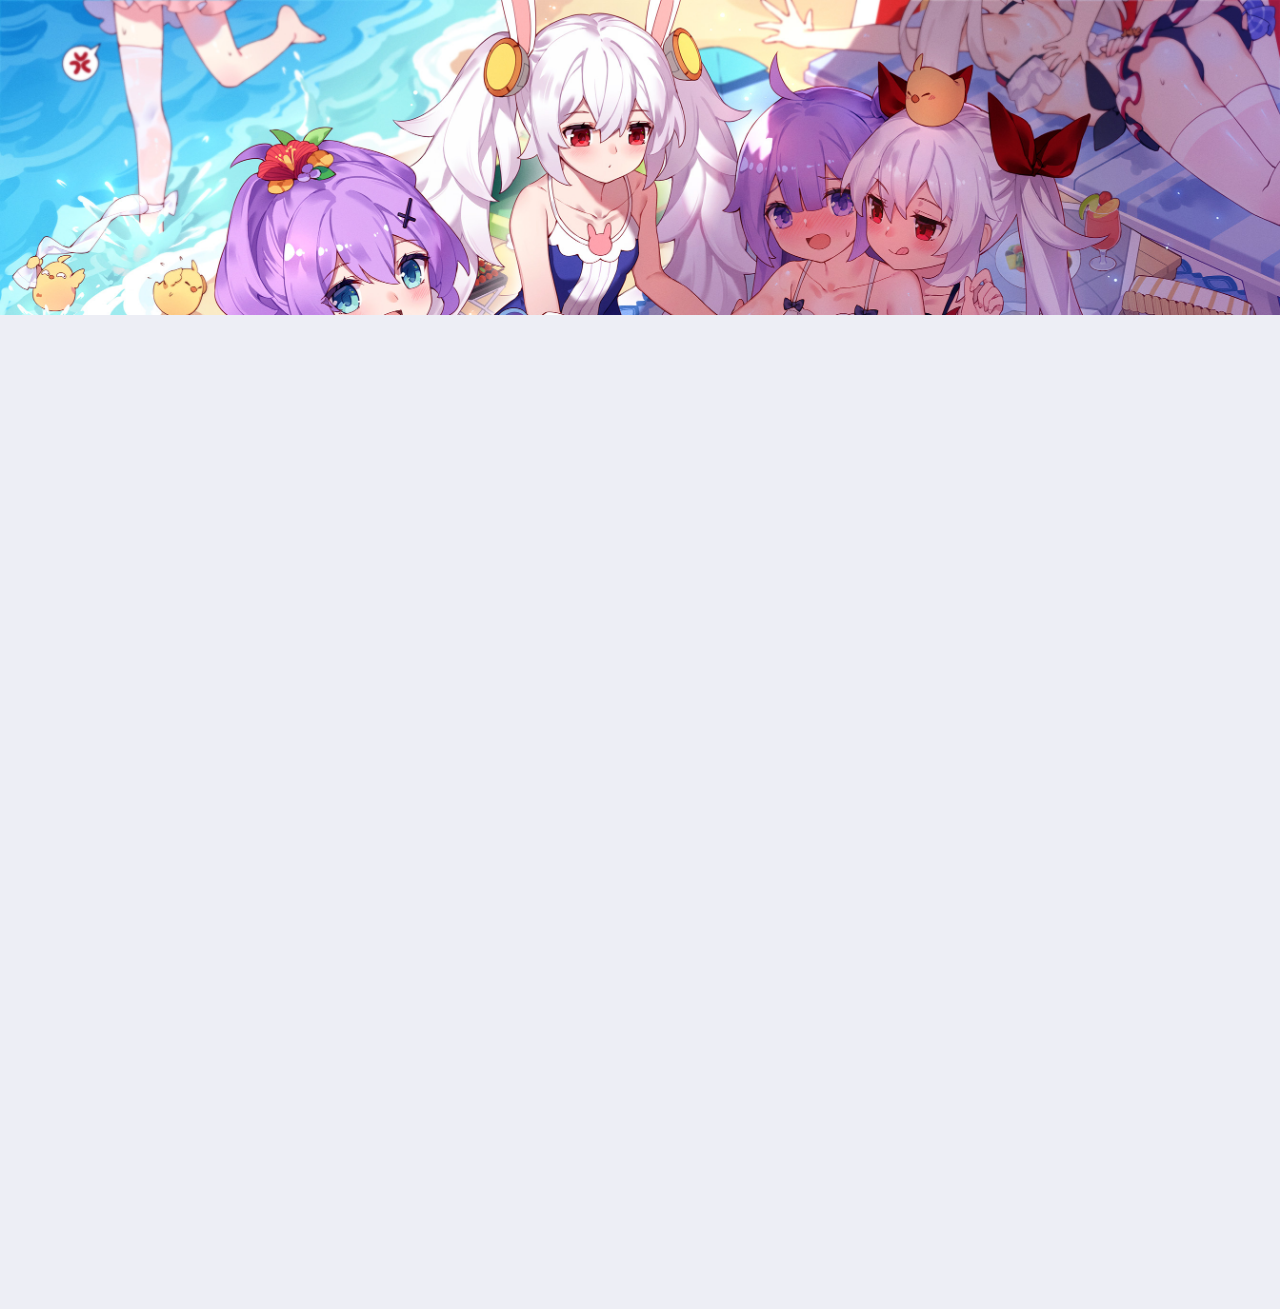
<file: posts/hello-world/index.html>
<!DOCTYPE html><html lang="zh-CN" class="bg-[var(--page-bg)] transition text-[14px] md:text-[16px]" data-overlayscrollbars-initialize data-astro-cid-sckkx6r4 style="--configHue: 280;--page-width: 75rem;--bannerOffset: 30vh;--banner-height-home: 65vh;--banner-height: 35vh;"> <head><title>Hello, world! - 一剪沐橙の小窝</title><meta charset="UTF-8"><meta name="description" content="为美好的世界献上祝福。"><meta name="author" content="一剪沐橙"><meta property="og:site_name" content="一剪沐橙の小窝"><meta property="og:url" content="https://mucute-qwq.github.io/posts/hello-world/"><meta property="og:title" content="Hello, world! - 一剪沐橙の小窝"><meta property="og:description" content="为美好的世界献上祝福。"><meta property="og:type" content="article"><meta name="twitter:card" content="summary_large_image"><meta property="twitter:url" content="https://mucute-qwq.github.io/posts/hello-world/"><meta name="twitter:title" content="Hello, world! - 一剪沐橙の小窝"><meta name="twitter:description" content="为美好的世界献上祝福。"><meta name="viewport" content="width=device-width"><meta name="generator" content="Astro v6.1.2"><link rel="icon" href="/favicon/favicon.png"><!-- Set the theme before the page is rendered to avoid a flash --><script>(function(){const DEFAULT_THEME = "auto";
const LIGHT_MODE = "light";
const DARK_MODE = "dark";
const AUTO_MODE = "auto";
const BANNER_HEIGHT_EXTEND = 30;
const PAGE_WIDTH = 75;
const configHue = 280;

			// Load the theme from local storage
			const theme = localStorage.getItem('theme') || DEFAULT_THEME;
			switch (theme) {
				case LIGHT_MODE:
					document.documentElement.classList.remove('dark');
					break
				case DARK_MODE:
					document.documentElement.classList.add('dark');
					break
				case AUTO_MODE:
					if (window.matchMedia('(prefers-color-scheme: dark)').matches) {
						document.documentElement.classList.add('dark');
					} else {
						document.documentElement.classList.remove('dark');
					}
			}

			// Load the hue from local storage
			const hue = localStorage.getItem('hue') || configHue;
			document.documentElement.style.setProperty('--hue', hue);

			// calculate the --banner-height-extend, which needs to be a multiple of 4 to avoid blurry text
			let offset = Math.floor(window.innerHeight * (BANNER_HEIGHT_EXTEND / 100));
			offset = offset - offset % 4;
			document.documentElement.style.setProperty('--banner-height-extend', `${offset}px`);
		})();</script><!-- defines global css variables. This will be applied to <html> <body> and some other elements idk why --><script type="application/ld+json">{"@context":"https://schema.org","@type":"BlogPosting","headline":"Hello, world!","description":"为美好的世界献上祝福。","keywords":[],"author":{"@type":"Person","name":"一剪沐橙","url":"https://mucute-qwq.github.io/"},"datePublished":"2025-08-26","inLanguage":"zh-CN"}</script><link rel="stylesheet" href="/_astro/Layout.m-bDb4pd.css">
<link rel="stylesheet" href="/_astro/Layout.DzG3KPj2.css">
<style>input.svelte-1wah7ro:focus{outline:0}.search-panel.svelte-1wah7ro{max-height:calc(100vh - 100px);overflow-y:auto}
#display-setting.svelte-d7tq3k input[type=range]:where(.svelte-d7tq3k){-webkit-appearance:none;height:1.5rem;background-image:var(--color-selection-bar);transition:background-image .15s ease-in-out}#display-setting.svelte-d7tq3k input[type=range]:where(.svelte-d7tq3k)::-webkit-slider-thumb{-webkit-appearance:none;height:1rem;width:.5rem;border-radius:.125rem;background:#ffffffb3;box-shadow:none}#display-setting.svelte-d7tq3k input[type=range]:where(.svelte-d7tq3k)::-webkit-slider-thumb:hover{background:#fffc}#display-setting.svelte-d7tq3k input[type=range]:where(.svelte-d7tq3k)::-webkit-slider-thumb:active{background:#fff9}#display-setting.svelte-d7tq3k input[type=range]:where(.svelte-d7tq3k)::-moz-range-thumb{-webkit-appearance:none;height:1rem;width:.5rem;border-radius:.125rem;border-width:0;background:#ffffffb3;box-shadow:none}#display-setting.svelte-d7tq3k input[type=range]:where(.svelte-d7tq3k)::-moz-range-thumb:hover{background:#fffc}#display-setting.svelte-d7tq3k input[type=range]:where(.svelte-d7tq3k)::-moz-range-thumb:active{background:#fff9}#display-setting.svelte-d7tq3k input[type=range]:where(.svelte-d7tq3k)::-ms-thumb{-webkit-appearance:none;height:1rem;width:.5rem;border-radius:.125rem;background:#ffffffb3;box-shadow:none}#display-setting.svelte-d7tq3k input[type=range]:where(.svelte-d7tq3k)::-ms-thumb:hover{background:#fffc}#display-setting.svelte-d7tq3k input[type=range]:where(.svelte-d7tq3k)::-ms-thumb:active{background:#fff9}
</style>
<link rel="stylesheet" href="/_astro/MainGridLayout.Deb1Eb9p.css">
<link rel="stylesheet" href="/_astro/Markdown.BtniRLn_.css">
<style>.friend-card[data-astro-cid-utnjvubm]{transition:all .4s cubic-bezier(.175,.885,.32,1.1)}.friend-card[data-astro-cid-utnjvubm]:hover{box-shadow:0 25px 50px #00000026,0 15px 30px #0000001f;transform:translateY(-12px) scale(1.02)}
.expressive-code .frame{--tw-shadow: 0 0 #0000 !important;--tw-shadow-colored: 0 0 #0000 !important;box-shadow:var(--tw-ring-offset-shadow, 0 0 #0000),var(--tw-ring-shadow, 0 0 #0000),var(--tw-shadow)!important}.expressive-code .title{font-family:JetBrains Mono Variable,ui-monospace,SFMono-Regular,Menlo,Monaco,Consolas,Liberation Mono,Courier New,monospace}
</style>
<link rel="stylesheet" href="/_astro/main.BEY7wyww.css">
<link rel="stylesheet" href="/_astro/markdown-extend.CbAaoAnU.css">
<link rel="stylesheet" href="/_astro/markdown.Pa38rlSa.css">
<style>.pswp__button{margin-right:0!important;display:flex!important;height:3rem!important;width:3rem!important;align-items:center!important;justify-content:center!important;background-color:#0006!important;transition-property:color,background-color,border-color,text-decoration-color,fill,stroke,opacity,box-shadow,transform,filter,backdrop-filter!important;transition-timing-function:cubic-bezier(.4,0,.2,1)!important;transition-duration:.15s!important}.pswp__button:hover{background-color:#00000080!important}.pswp__button:active{background-color:#0009!important}.pswp__button--zoom,.pswp__button--close{margin-top:1rem!important;border-radius:.75rem!important}.pswp__button--zoom:active,.pswp__button--close:active{--tw-scale-x: .9 !important;--tw-scale-y: .9 !important;transform:translate(var(--tw-translate-x),var(--tw-translate-y)) rotate(var(--tw-rotate)) skew(var(--tw-skew-x)) skewY(var(--tw-skew-y)) scaleX(var(--tw-scale-x)) scaleY(var(--tw-scale-y))!important}.pswp__button--zoom{margin-right:.625rem!important}.pswp__button--close{margin-right:1rem!important}
.scrollbar-base.os-scrollbar{transition-property:all;transition-timing-function:cubic-bezier(.4,0,.2,1);transition-duration:.15s;pointer-events:unset}.scrollbar-base.os-scrollbar.os-scrollbar-horizontal{height:1rem;padding:.25rem .5rem}.scrollbar-base.os-scrollbar.os-scrollbar-horizontal .os-scrollbar-track .os-scrollbar-handle{height:.25rem;border-radius:9999px}.scrollbar-base.os-scrollbar.os-scrollbar-horizontal:hover .os-scrollbar-track .os-scrollbar-handle{height:.5rem}.scrollbar-base.os-scrollbar.os-scrollbar-vertical{width:1rem;padding:.25rem}.scrollbar-base.os-scrollbar.os-scrollbar-vertical .os-scrollbar-track .os-scrollbar-handle{width:.25rem;border-radius:9999px}.scrollbar-base.os-scrollbar.os-scrollbar-vertical:hover .os-scrollbar-track .os-scrollbar-handle{width:.5rem}.os-scrollbar.scrollbar-auto{--os-handle-bg: var(--scrollbar-bg);--os-handle-bg-hover: var(--scrollbar-bg-hover);--os-handle-bg-active: var(--scrollbar-bg-active)}.os-scrollbar.scrollbar-dark{--os-handle-bg: var(--scrollbar-bg-dark);--os-handle-bg-hover: var(--scrollbar-bg-hover-dark);--os-handle-bg-active: var(--scrollbar-bg-active-dark)}.os-scrollbar.scrollbar-light{--os-handle-bg: var(--scrollbar-bg-light);--os-handle-bg-hover: var(--scrollbar-bg-hover-light);--os-handle-bg-active: var(--scrollbar-bg-active-light)}
html.is-changing .transition-swup-fade{transition-property:all;transition-timing-function:cubic-bezier(.4,0,.2,1);transition-duration:.2s}html.is-animating .transition-swup-fade{--tw-translate-y: 1rem;transform:translate(var(--tw-translate-x),var(--tw-translate-y)) rotate(var(--tw-rotate)) skew(var(--tw-skew-x)) skewY(var(--tw-skew-y)) scaleX(var(--tw-scale-x)) scaleY(var(--tw-scale-y));opacity:0}@keyframes fade-in-up{0%{transform:translateY(2rem);opacity:0}to{transform:translateY(0);opacity:1}}.onload-animation{opacity:0;animation:.3s fade-in-up;animation-fill-mode:forwards}#navbar{animation-delay:0ms}#sidebar{animation-delay:.1s}#swup-container{outline:none}#content-wrapper{animation-delay:var(--content-delay)}.footer{animation-delay:.25s}#banner-credit{animation-delay:.4s}#post-container :nth-child(1){animation-delay:calc(var(--content-delay) + 0ms)}#post-container :nth-child(2){animation-delay:calc(var(--content-delay) + 50ms)}#post-container :nth-child(3){animation-delay:calc(var(--content-delay) + .1s)}#post-container :nth-child(4){animation-delay:calc(var(--content-delay) + 175ms)}#post-container :nth-child(5){animation-delay:calc(var(--content-delay) + .25s)}#post-container :nth-child(6){animation-delay:calc(var(--content-delay) + 325ms)}
</style>
<link rel="stylesheet" href="/_astro/variables.5F2HVZJR.css"><script type="module" src="/_astro/page.Ciq_ddzx.js"></script></head> <body class=" min-h-screen transition  enable-banner" data-overlayscrollbars-initialize data-astro-cid-sckkx6r4 style="--configHue: 280;--page-width: 75rem;--bannerOffset: 30vh;--banner-height-home: 65vh;--banner-height: 35vh;"> <div id="config-carrier" data-hue="280"></div>    <div id="top-row" class="z-50 pointer-events-none relative transition-all duration-700 max-w-[var(--page-width)] px-0 md:px-4 mx-auto"> <div id="navbar-wrapper" class="pointer-events-auto sticky top-0 transition-all"> <div id="navbar" class="z-50 onload-animation"> <div class="absolute h-8 left-0 right-0 -top-8 bg-[var(--card-bg)] transition"></div> <!-- used for onload animation --> <div class="card-base !overflow-visible max-w-[var(--page-width)] h-[4.5rem] !rounded-t-none mx-auto flex items-center justify-between px-4"> <a href="/" class="btn-plain scale-animation rounded-lg h-[3.25rem] px-5 font-bold active:scale-95"> <div class="flex flex-row text-[var(--primary)] items-center text-md"> <svg width="1em" height="1em" class="text-[1.75rem] mb-1 mr-2" data-icon="material-symbols:home-outline-rounded">   <symbol id="ai:material-symbols:home-outline-rounded" viewBox="0 0 24 24"><path fill="currentColor" d="M6 19h3v-5q0-.425.288-.712T10 13h4q.425 0 .713.288T15 14v5h3v-9l-6-4.5L6 10zm-2 0v-9q0-.475.213-.9t.587-.7l6-4.5q.525-.4 1.2-.4t1.2.4l6 4.5q.375.275.588.7T20 10v9q0 .825-.588 1.413T18 21h-4q-.425 0-.712-.288T13 20v-5h-2v5q0 .425-.288.713T10 21H6q-.825 0-1.412-.587T4 19m8-6.75"/></symbol><use href="#ai:material-symbols:home-outline-rounded"></use>  </svg> 一剪沐橙の小窝 </div> </a> <div class="hidden md:flex"> <a aria-label="主页" href="/" class="btn-plain scale-animation rounded-lg h-11 font-bold px-5 active:scale-95"> <div class="flex items-center"> 主页  </div> </a><a aria-label="归档" href="/archive/" class="btn-plain scale-animation rounded-lg h-11 font-bold px-5 active:scale-95"> <div class="flex items-center"> 归档  </div> </a><a aria-label="友链" href="/friend-link/" class="btn-plain scale-animation rounded-lg h-11 font-bold px-5 active:scale-95"> <div class="flex items-center"> 友链  </div> </a><a aria-label="关于" href="/about/" class="btn-plain scale-animation rounded-lg h-11 font-bold px-5 active:scale-95"> <div class="flex items-center"> 关于  </div> </a> </div> <div class="flex"> <!--<SearchPanel client:load>--> <style>astro-island,astro-slot,astro-static-slot{display:contents}</style><script>(()=>{var e=async t=>{await(await t())()};(self.Astro||(self.Astro={})).only=e;window.dispatchEvent(new Event("astro:only"));})();</script><script>(()=>{var A=Object.defineProperty;var g=(i,o,a)=>o in i?A(i,o,{enumerable:!0,configurable:!0,writable:!0,value:a}):i[o]=a;var d=(i,o,a)=>g(i,typeof o!="symbol"?o+"":o,a);{let i={0:t=>m(t),1:t=>a(t),2:t=>new RegExp(t),3:t=>new Date(t),4:t=>new Map(a(t)),5:t=>new Set(a(t)),6:t=>BigInt(t),7:t=>new URL(t),8:t=>new Uint8Array(t),9:t=>new Uint16Array(t),10:t=>new Uint32Array(t),11:t=>Number.POSITIVE_INFINITY*t},o=t=>{let[l,e]=t;return l in i?i[l](e):void 0},a=t=>t.map(o),m=t=>typeof t!="object"||t===null?t:Object.fromEntries(Object.entries(t).map(([l,e])=>[l,o(e)]));class y extends HTMLElement{constructor(){super(...arguments);d(this,"Component");d(this,"hydrator");d(this,"hydrate",async()=>{var b;if(!this.hydrator||!this.isConnected)return;let e=(b=this.parentElement)==null?void 0:b.closest("astro-island[ssr]");if(e){e.addEventListener("astro:hydrate",this.hydrate,{once:!0});return}let c=this.querySelectorAll("astro-slot"),n={},h=this.querySelectorAll("template[data-astro-template]");for(let r of h){let s=r.closest(this.tagName);s!=null&&s.isSameNode(this)&&(n[r.getAttribute("data-astro-template")||"default"]=r.innerHTML,r.remove())}for(let r of c){let s=r.closest(this.tagName);s!=null&&s.isSameNode(this)&&(n[r.getAttribute("name")||"default"]=r.innerHTML)}let p;try{p=this.hasAttribute("props")?m(JSON.parse(this.getAttribute("props"))):{}}catch(r){let s=this.getAttribute("component-url")||"<unknown>",v=this.getAttribute("component-export");throw v&&(s+=` (export ${v})`),console.error(`[hydrate] Error parsing props for component ${s}`,this.getAttribute("props"),r),r}let u;await this.hydrator(this)(this.Component,p,n,{client:this.getAttribute("client")}),this.removeAttribute("ssr"),this.dispatchEvent(new CustomEvent("astro:hydrate"))});d(this,"unmount",()=>{this.isConnected||this.dispatchEvent(new CustomEvent("astro:unmount"))})}disconnectedCallback(){document.removeEventListener("astro:after-swap",this.unmount),document.addEventListener("astro:after-swap",this.unmount,{once:!0})}connectedCallback(){if(!this.hasAttribute("await-children")||document.readyState==="interactive"||document.readyState==="complete")this.childrenConnectedCallback();else{let e=()=>{document.removeEventListener("DOMContentLoaded",e),c.disconnect(),this.childrenConnectedCallback()},c=new MutationObserver(()=>{var n;((n=this.lastChild)==null?void 0:n.nodeType)===Node.COMMENT_NODE&&this.lastChild.nodeValue==="astro:end"&&(this.lastChild.remove(),e())});c.observe(this,{childList:!0}),document.addEventListener("DOMContentLoaded",e)}}async childrenConnectedCallback(){let e=this.getAttribute("before-hydration-url");e&&await import(e),this.start()}async start(){let e=JSON.parse(this.getAttribute("opts")),c=this.getAttribute("client");if(Astro[c]===void 0){window.addEventListener(`astro:${c}`,()=>this.start(),{once:!0});return}try{await Astro[c](async()=>{let n=this.getAttribute("renderer-url"),[h,{default:p}]=await Promise.all([import(this.getAttribute("component-url")),n?import(n):()=>()=>{}]),u=this.getAttribute("component-export")||"default";if(!u.includes("."))this.Component=h[u];else{this.Component=h;for(let f of u.split("."))this.Component=this.Component[f]}return this.hydrator=p,this.hydrate},e,this)}catch(n){console.error(`[astro-island] Error hydrating ${this.getAttribute("component-url")}`,n)}}attributeChangedCallback(){this.hydrate()}}d(y,"observedAttributes",["props"]),customElements.get("astro-island")||customElements.define("astro-island",y)}})();</script><astro-island uid="ZeFYuk" component-url="/_astro/Search.C6i6L3uL.js" component-export="default" renderer-url="/_astro/client.svelte.DieluNNR.js" props="{}" ssr client="only" opts="{&quot;name&quot;:&quot;Search&quot;,&quot;value&quot;:&quot;svelte&quot;}"></astro-island>  <astro-island uid="1g5Aab" component-url="/_astro/LightDarkSwitch.BvyMz9Vj.js" component-export="default" renderer-url="/_astro/client.svelte.DieluNNR.js" props="{}" ssr client="only" opts="{&quot;name&quot;:&quot;LightDarkSwitch&quot;,&quot;value&quot;:&quot;svelte&quot;}"></astro-island> <button aria-label="Menu" name="Nav Menu" class="btn-plain scale-animation rounded-lg w-11 h-11 active:scale-90 md:!hidden" id="nav-menu-switch"> <svg width="1em" height="1em" class="text-[1.25rem]" data-icon="material-symbols:menu-rounded">   <symbol id="ai:material-symbols:menu-rounded" viewBox="0 0 24 24"><path fill="currentColor" d="M4 18q-.425 0-.712-.288T3 17t.288-.712T4 16h16q.425 0 .713.288T21 17t-.288.713T20 18zm0-5q-.425 0-.712-.288T3 12t.288-.712T4 11h16q.425 0 .713.288T21 12t-.288.713T20 13zm0-5q-.425 0-.712-.288T3 7t.288-.712T4 6h16q.425 0 .713.288T21 7t-.288.713T20 8z"/></symbol><use href="#ai:material-symbols:menu-rounded"></use>  </svg> </button> </div> <div id="nav-menu-panel" class="float-panel float-panel-closed absolute transition-all fixed right-4 px-2 py-2"> <a href="/" class="group flex justify-between items-center py-2 pl-3 pr-1 rounded-lg gap-8
            hover:bg-[var(--btn-plain-bg-hover)] active:bg-[var(--btn-plain-bg-active)] transition
        "> <div class="transition text-black/75 dark:text-white/75 font-bold group-hover:text-[var(--primary)] group-active:text-[var(--primary)]"> 主页 </div> <svg width="1em" height="1em" class="transition text-[1.25rem] text-[var(--primary)]" data-icon="material-symbols:chevron-right-rounded">   <symbol id="ai:material-symbols:chevron-right-rounded" viewBox="0 0 24 24"><path fill="currentColor" d="M12.6 12L8.7 8.1q-.275-.275-.275-.7t.275-.7t.7-.275t.7.275l4.6 4.6q.15.15.213.325t.062.375t-.062.375t-.213.325l-4.6 4.6q-.275.275-.7.275t-.7-.275t-.275-.7t.275-.7z"/></symbol><use href="#ai:material-symbols:chevron-right-rounded"></use>  </svg>  </a><a href="/archive/" class="group flex justify-between items-center py-2 pl-3 pr-1 rounded-lg gap-8
            hover:bg-[var(--btn-plain-bg-hover)] active:bg-[var(--btn-plain-bg-active)] transition
        "> <div class="transition text-black/75 dark:text-white/75 font-bold group-hover:text-[var(--primary)] group-active:text-[var(--primary)]"> 归档 </div> <svg width="1em" height="1em" viewBox="0 0 24 24" class="transition text-[1.25rem] text-[var(--primary)]" data-icon="material-symbols:chevron-right-rounded">   <use href="#ai:material-symbols:chevron-right-rounded"></use>  </svg>  </a><a href="/friend-link/" class="group flex justify-between items-center py-2 pl-3 pr-1 rounded-lg gap-8
            hover:bg-[var(--btn-plain-bg-hover)] active:bg-[var(--btn-plain-bg-active)] transition
        "> <div class="transition text-black/75 dark:text-white/75 font-bold group-hover:text-[var(--primary)] group-active:text-[var(--primary)]"> 友链 </div> <svg width="1em" height="1em" viewBox="0 0 24 24" class="transition text-[1.25rem] text-[var(--primary)]" data-icon="material-symbols:chevron-right-rounded">   <use href="#ai:material-symbols:chevron-right-rounded"></use>  </svg>  </a><a href="/about/" class="group flex justify-between items-center py-2 pl-3 pr-1 rounded-lg gap-8
            hover:bg-[var(--btn-plain-bg-hover)] active:bg-[var(--btn-plain-bg-active)] transition
        "> <div class="transition text-black/75 dark:text-white/75 font-bold group-hover:text-[var(--primary)] group-active:text-[var(--primary)]"> 关于 </div> <svg width="1em" height="1em" viewBox="0 0 24 24" class="transition text-[1.25rem] text-[var(--primary)]" data-icon="material-symbols:chevron-right-rounded">   <use href="#ai:material-symbols:chevron-right-rounded"></use>  </svg>  </a> </div> <astro-island uid="Kl9sd" component-url="/_astro/DisplaySettings.CWE155vg.js" component-export="default" renderer-url="/_astro/client.svelte.DieluNNR.js" props="{}" ssr client="only" opts="{&quot;name&quot;:&quot;DisplaySettings&quot;,&quot;value&quot;:&quot;svelte&quot;}"></astro-island> </div> </div> <script type="module">function c(){localStorage.theme==="dark"?(document.documentElement.classList.remove("dark"),localStorage.theme="light"):(document.documentElement.classList.add("dark"),localStorage.theme="dark")}function o(){let t=document.getElementById("scheme-switch");t&&(t.onclick=function(){c()});let n=document.getElementById("display-settings-switch");n&&(n.onclick=function(){let e=document.getElementById("display-setting");e&&e.classList.toggle("float-panel-closed")});let l=document.getElementById("nav-menu-switch");l&&(l.onclick=function(){let e=document.getElementById("nav-menu-panel");e&&e.classList.toggle("float-panel-closed")})}o();</script> <script>(function(){const scriptUrl = "/pagefind/pagefind.js";

async function loadPagefind() {
    try {
        const response = await fetch(scriptUrl, { method: 'HEAD' });
        if (!response.ok) {
            throw new Error(`Pagefind script not found: ${response.status}`);
        }

        const pagefind = await import(scriptUrl);

        await pagefind.options({
            excerptLength: 20
        });

        window.pagefind = pagefind;

        document.dispatchEvent(new CustomEvent('pagefindready'));
        console.log('Pagefind loaded and initialized successfully, event dispatched.');
    } catch (error) {
        console.error('Failed to load Pagefind:', error);
        window.pagefind = {
            search: () => Promise.resolve({ results: [] }),
            options: () => Promise.resolve(),
        };
        document.dispatchEvent(new CustomEvent('pagefindloaderror'));
        console.log('Pagefind load error, event dispatched.');
    }
}

if (document.readyState === 'loading') {
    document.addEventListener('DOMContentLoaded', loadPagefind);
} else {
    loadPagefind();
}
})();</script> </div> </div>  <div id="banner-wrapper" class="absolute z-10 w-full transition duration-700 overflow-hidden" style="top: -30vh"> <div id="banner" class="object-cover h-full transition duration-700 opacity-0 scale-105 overflow-hidden relative"> <div class="transition absolute inset-0 dark:bg-black/10 bg-opacity-50 pointer-events-none"></div>  <img src="/images/banner.png" alt="Banner image of the blog" class="w-full h-full object-cover" style="object-position: top"> </div> </div> <div class="absolute w-full z-30 pointer-events-none" style="top: calc(35vh - 3.5rem)"> <!-- The pointer-events-none here prevent blocking the click event of the TOC --> <div class="relative max-w-[var(--page-width)] mx-auto pointer-events-auto"> <div id="main-grid" class="transition duration-700 w-full left-0 right-0 grid grid-cols-[17.5rem_auto] grid-rows-[auto_1fr_auto] lg:grid-rows-[auto]
    mx-auto gap-4 px-0 md:px-4"> <!-- Banner image credit -->  <div id="sidebar" class="mb-4 row-start-2 row-end-3 col-span-2 lg:row-start-1 lg:row-end-2 lg:col-span-1 lg:max-w-[17.5rem] onload-animation w-full"> <div class="flex flex-col w-full gap-4 mb-4"> <div class="card-base p-3"> <a aria-label="Go to About Page" href="/about/" class="group block relative mx-auto mt-1 lg:mx-0 lg:mt-0 mb-3
       max-w-[12rem] lg:max-w-none overflow-hidden rounded-xl active:scale-95"> <div class="absolute transition pointer-events-none group-hover:bg-black/30 group-active:bg-black/50
        w-full h-full z-50 flex items-center justify-center"> <svg width="1.13em" height="1em" class="transition opacity-0 scale-90 group-hover:scale-100 group-hover:opacity-100 text-white text-5xl" data-icon="fa6-regular:address-card">   <symbol id="ai:fa6-regular:address-card" viewBox="0 0 576 512"><path fill="currentColor" d="M512 80c8.8 0 16 7.2 16 16v320c0 8.8-7.2 16-16 16H64c-8.8 0-16-7.2-16-16V96c0-8.8 7.2-16 16-16zM64 32C28.7 32 0 60.7 0 96v320c0 35.3 28.7 64 64 64h448c35.3 0 64-28.7 64-64V96c0-35.3-28.7-64-64-64zm144 224a64 64 0 1 0 0-128a64 64 0 1 0 0 128m-32 32c-44.2 0-80 35.8-80 80c0 8.8 7.2 16 16 16h192c8.8 0 16-7.2 16-16c0-44.2-35.8-80-80-80zm200-144c-13.3 0-24 10.7-24 24s10.7 24 24 24h80c13.3 0 24-10.7 24-24s-10.7-24-24-24zm0 96c-13.3 0-24 10.7-24 24s10.7 24 24 24h80c13.3 0 24-10.7 24-24s-10.7-24-24-24z"/></symbol><use href="#ai:fa6-regular:address-card"></use>  </svg> </div> <div class="mx-auto lg:w-full h-full lg:mt-0  overflow-hidden relative"> <div class="transition absolute inset-0 dark:bg-black/10 bg-opacity-50 pointer-events-none"></div>  <img src="/images/avatar.jpg" alt="Profile Image of the Author" class="w-full h-full object-cover" style="object-position: center"> </div> </a> <div class="px-2"> <div class="font-bold text-xl text-center mb-1 dark:text-neutral-50 transition">一剪沐橙</div> <div class="h-1 w-5 bg-[var(--primary)] mx-auto rounded-full mb-2 transition"></div> <div class="text-center text-neutral-400 mb-2.5 transition">Forever MuCute.</div> <div class="flex flex-wrap gap-2 justify-center mb-1"> <a rel="me" aria-label="GitHub" href="https://github.com/mucute-qwq" target="_blank" class="btn-regular rounded-lg h-10 w-10 active:scale-90"> <svg width="0.97em" height="1em" class="text-[1.5rem]" data-icon="fa6-brands:github">   <symbol id="ai:fa6-brands:github" viewBox="0 0 496 512"><path fill="currentColor" d="M165.9 397.4c0 2-2.3 3.6-5.2 3.6c-3.3.3-5.6-1.3-5.6-3.6c0-2 2.3-3.6 5.2-3.6c3-.3 5.6 1.3 5.6 3.6m-31.1-4.5c-.7 2 1.3 4.3 4.3 4.9c2.6 1 5.6 0 6.2-2s-1.3-4.3-4.3-5.2c-2.6-.7-5.5.3-6.2 2.3m44.2-1.7c-2.9.7-4.9 2.6-4.6 4.9c.3 2 2.9 3.3 5.9 2.6c2.9-.7 4.9-2.6 4.6-4.6c-.3-1.9-3-3.2-5.9-2.9M244.8 8C106.1 8 0 113.3 0 252c0 110.9 69.8 205.8 169.5 239.2c12.8 2.3 17.3-5.6 17.3-12.1c0-6.2-.3-40.4-.3-61.4c0 0-70 15-84.7-29.8c0 0-11.4-29.1-27.8-36.6c0 0-22.9-15.7 1.6-15.4c0 0 24.9 2 38.6 25.8c21.9 38.6 58.6 27.5 72.9 20.9c2.3-16 8.8-27.1 16-33.7c-55.9-6.2-112.3-14.3-112.3-110.5c0-27.5 7.6-41.3 23.6-58.9c-2.6-6.5-11.1-33.3 2.6-67.9c20.9-6.5 69 27 69 27c20-5.6 41.5-8.5 62.8-8.5s42.8 2.9 62.8 8.5c0 0 48.1-33.6 69-27c13.7 34.7 5.2 61.4 2.6 67.9c16 17.7 25.8 31.5 25.8 58.9c0 96.5-58.9 104.2-114.8 110.5c9.2 7.9 17 22.9 17 46.4c0 33.7-.3 75.4-.3 83.6c0 6.5 4.6 14.4 17.3 12.1C428.2 457.8 496 362.9 496 252C496 113.3 383.5 8 244.8 8M97.2 352.9c-1.3 1-1 3.3.7 5.2c1.6 1.6 3.9 2.3 5.2 1c1.3-1 1-3.3-.7-5.2c-1.6-1.6-3.9-2.3-5.2-1m-10.8-8.1c-.7 1.3.3 2.9 2.3 3.9c1.6 1 3.6.7 4.3-.7c.7-1.3-.3-2.9-2.3-3.9c-2-.6-3.6-.3-4.3.7m32.4 35.6c-1.6 1.3-1 4.3 1.3 6.2c2.3 2.3 5.2 2.6 6.5 1c1.3-1.3.7-4.3-1.3-6.2c-2.2-2.3-5.2-2.6-6.5-1m-11.4-14.7c-1.6 1-1.6 3.6 0 5.9s4.3 3.3 5.6 2.3c1.6-1.3 1.6-3.9 0-6.2c-1.4-2.3-4-3.3-5.6-2"/></symbol><use href="#ai:fa6-brands:github"></use>  </svg> </a><a rel="me" aria-label="BiliBili" href="https://space.bilibili.com/3536995034859521" target="_blank" class="btn-regular rounded-lg h-10 w-10 active:scale-90"> <svg width="1em" height="1em" class="text-[1.5rem]" data-icon="fa6-brands:bilibili">   <symbol id="ai:fa6-brands:bilibili" viewBox="0 0 512 512"><path fill="currentColor" d="M488.6 104.1c16.7 18.1 24.4 39.7 23.3 65.7v202.4c-.4 26.4-9.2 48.1-26.5 65.1c-17.2 17-39.1 25.9-65.5 26.7H92.02c-26.45-.8-48.21-9.8-65.28-27.2C9.682 419.4.767 396.5 0 368.2V169.8c.767-26 9.682-47.6 26.74-65.7C43.81 87.75 65.57 78.77 92.02 78h29.38L96.05 52.19c-5.75-5.73-8.63-13-8.63-21.79c0-8.8 2.88-16.06 8.63-21.797C101.8 2.868 109.1 0 117.9 0q13.2 0 21.9 8.603L213.1 78h88l74.5-69.397C381.7 2.868 389.2 0 398 0q13.2 0 21.9 8.603c5.7 5.737 8.6 12.997 8.6 21.797c0 8.79-2.9 16.06-8.6 21.79L394.6 78h29.3c26.4.77 48 9.75 64.7 26.1m-38.8 69.7c-.4-9.6-3.7-17.4-10.7-23.5c-5.2-6.1-14-9.4-22.7-9.8H96.05c-9.59.4-17.45 3.7-23.58 9.8c-6.14 6.1-9.4 13.9-9.78 23.5v194.4c0 9.2 3.26 17 9.78 23.5s14.38 9.8 23.58 9.8H416.4c9.2 0 17-3.3 23.3-9.8s9.7-14.3 10.1-23.5zm-264.3 42.7c6.3 6.3 9.7 14.1 10.1 23.2V273c-.4 9.2-3.7 16.9-9.8 23.2c-6.2 6.3-14 9.5-23.6 9.5s-17.5-3.2-23.6-9.5s-9.4-14-9.8-23.2v-33.3c.4-9.1 3.8-16.9 10.1-23.2s13.2-9.6 23.3-10c9.2.4 17 3.7 23.3 10m191.5 0c6.3 6.3 9.7 14.1 10.1 23.2V273c-.4 9.2-3.7 16.9-9.8 23.2s-14 9.5-23.6 9.5s-17.4-3.2-23.6-9.5c-7-6.3-9.4-14-9.7-23.2v-33.3c.3-9.1 3.7-16.9 10-23.2s14.1-9.6 23.3-10c9.2.4 17 3.7 23.3 10"/></symbol><use href="#ai:fa6-brands:bilibili"></use>  </svg> </a><a rel="me" aria-label="Email" href="mailto:3578557729@qq.com" target="_blank" class="btn-regular rounded-lg h-10 w-10 active:scale-90"> <svg width="1em" height="1em" class="text-[1.5rem]" data-icon="fa6-regular:envelope">   <symbol id="ai:fa6-regular:envelope" viewBox="0 0 512 512"><path fill="currentColor" d="M64 112c-8.8 0-16 7.2-16 16v22.1l172.5 141.6c20.7 17 50.4 17 71.1 0L464 150.1V128c0-8.8-7.2-16-16-16zM48 212.2V384c0 8.8 7.2 16 16 16h384c8.8 0 16-7.2 16-16V212.2L322 328.8c-38.4 31.5-93.7 31.5-132 0zM0 128c0-35.3 28.7-64 64-64h384c35.3 0 64 28.7 64 64v256c0 35.3-28.7 64-64 64H64c-35.3 0-64-28.7-64-64z"/></symbol><use href="#ai:fa6-regular:envelope"></use>  </svg> </a>  </div> </div> </div> </div> <div id="sidebar-sticky" class="transition-all duration-700 flex flex-col w-full gap-4 top-4 sticky top-4"> <widget-layout data-id="categories" data-is-collapsed="false" class="pb-4 card-base onload-animation" style="animation-delay: 150ms; --collapsedHeight: 7.5rem;" data-astro-cid-ucso7hve="true"> <div class="font-bold transition text-lg text-neutral-900 dark:text-neutral-100 relative ml-8 mt-4 mb-2
        before:w-1 before:h-4 before:rounded-md before:bg-[var(--primary)]
        before:absolute before:left-[-16px] before:top-[5.5px]" data-astro-cid-ucso7hve style="--collapsedHeight: 7.5rem;">分类</div> <div id="categories" class="collapse-wrapper px-4 overflow-hidden" data-astro-cid-ucso7hve style="--collapsedHeight: 7.5rem;"> <a href="/archive/?category=%E6%95%99%E7%A8%8B" aria-label="View all posts in the 教程 category"> <button class="
            w-full
            h-10
            rounded-lg
            bg-none
            hover:bg-[var(--btn-plain-bg-hover)]
            active:bg-[var(--btn-plain-bg-active)]
            transition-all
            pl-2
            hover:pl-3
            
            text-neutral-700
            hover:text-[var(--primary)]
            dark:text-neutral-300
            dark:hover:text-[var(--primary)]
        "> <div class="flex items-center justify-between relative mr-2"> <div class="overflow-hidden text-left whitespace-nowrap overflow-ellipsis  "> 教程 </div> <div class="transition px-2 h-7 ml-4 min-w-[2rem] rounded-lg text-sm font-bold
                    text-[var(--btn-content)] dark:text-[var(--deep-text)]
                    bg-[var(--btn-regular-bg)] dark:bg-[var(--primary)]
                    flex items-center justify-center"> 6 </div> </div> </button> </a><a href="/archive/?category=%E9%97%B2%E8%B0%88" aria-label="View all posts in the 闲谈 category"> <button class="
            w-full
            h-10
            rounded-lg
            bg-none
            hover:bg-[var(--btn-plain-bg-hover)]
            active:bg-[var(--btn-plain-bg-active)]
            transition-all
            pl-2
            hover:pl-3
            
            text-neutral-700
            hover:text-[var(--primary)]
            dark:text-neutral-300
            dark:hover:text-[var(--primary)]
        "> <div class="flex items-center justify-between relative mr-2"> <div class="overflow-hidden text-left whitespace-nowrap overflow-ellipsis  "> 闲谈 </div> <div class="transition px-2 h-7 ml-4 min-w-[2rem] rounded-lg text-sm font-bold
                    text-[var(--btn-content)] dark:text-[var(--deep-text)]
                    bg-[var(--btn-regular-bg)] dark:bg-[var(--primary)]
                    flex items-center justify-center"> 3 </div> </div> </button> </a> </div>  </widget-layout>  <script type="module">class d extends HTMLElement{constructor(){if(super(),this.dataset.isCollapsed!=="true")return;const e=this.dataset.id,t=this.querySelector(".expand-btn"),s=this.querySelector(`#${e}`);t.addEventListener("click",()=>{s.classList.remove("collapsed"),t.classList.add("hidden")})}}customElements.get("widget-layout")||customElements.define("widget-layout",d);</script> <widget-layout data-id="tags" data-is-collapsed="false" class="pb-4 card-base onload-animation" style="animation-delay: 200ms; --collapsedHeight: 7.5rem;" data-astro-cid-ucso7hve="true"> <div class="font-bold transition text-lg text-neutral-900 dark:text-neutral-100 relative ml-8 mt-4 mb-2
        before:w-1 before:h-4 before:rounded-md before:bg-[var(--primary)]
        before:absolute before:left-[-16px] before:top-[5.5px]" data-astro-cid-ucso7hve style="--collapsedHeight: 7.5rem;">标签</div> <div id="tags" class="collapse-wrapper px-4 overflow-hidden" data-astro-cid-ucso7hve style="--collapsedHeight: 7.5rem;">  <div class="flex gap-2 flex-wrap"> <a href="/archive/?tag=Android" aria-label="View all posts with the Android tag" class="btn-regular h-8 text-sm px-3 rounded-lg">  Android </a><a href="/archive/?tag=Bun" aria-label="View all posts with the Bun tag" class="btn-regular h-8 text-sm px-3 rounded-lg">  Bun </a><a href="/archive/?tag=C%2B%2B" aria-label="View all posts with the C++ tag" class="btn-regular h-8 text-sm px-3 rounded-lg">  C++ </a><a href="/archive/?tag=Docker" aria-label="View all posts with the Docker tag" class="btn-regular h-8 text-sm px-3 rounded-lg">  Docker </a><a href="/archive/?tag=Git" aria-label="View all posts with the Git tag" class="btn-regular h-8 text-sm px-3 rounded-lg">  Git </a><a href="/archive/?tag=LGBT" aria-label="View all posts with the LGBT tag" class="btn-regular h-8 text-sm px-3 rounded-lg">  LGBT </a><a href="/archive/?tag=Linux" aria-label="View all posts with the Linux tag" class="btn-regular h-8 text-sm px-3 rounded-lg">  Linux </a><a href="/archive/?tag=LSP" aria-label="View all posts with the LSP tag" class="btn-regular h-8 text-sm px-3 rounded-lg">  LSP </a><a href="/archive/?tag=NodeJS" aria-label="View all posts with the NodeJS tag" class="btn-regular h-8 text-sm px-3 rounded-lg">  NodeJS </a><a href="/archive/?tag=Rust" aria-label="View all posts with the Rust tag" class="btn-regular h-8 text-sm px-3 rounded-lg">  Rust </a><a href="/archive/?tag=Shell" aria-label="View all posts with the Shell tag" class="btn-regular h-8 text-sm px-3 rounded-lg">  Shell </a><a href="/archive/?tag=Software" aria-label="View all posts with the Software tag" class="btn-regular h-8 text-sm px-3 rounded-lg">  Software </a><a href="/archive/?tag=Windows" aria-label="View all posts with the Windows tag" class="btn-regular h-8 text-sm px-3 rounded-lg">  Windows </a> </div>  </div>  </widget-layout>   </div> </div> <main id="swup-container" class="transition-swup-fade col-span-2 lg:col-span-1 overflow-hidden"> <div id="content-wrapper" class="onload-animation"> <!-- the overflow-hidden here prevent long text break the layout--> <!-- make id different from windows.swup global property -->   <div class="flex w-full rounded-[var(--radius-large)] overflow-hidden relative mb-4"> <div id="post-container" class="card-base z-10 px-6 md:px-9 pt-6 pb-4 relative w-full "> <!-- word count and reading time --> <div class="flex flex-row text-black/30 dark:text-white/30 gap-5 mb-3 transition onload-animation"> <div class="flex flex-row items-center"> <div class="transition h-6 w-6 rounded-md bg-black/5 dark:bg-white/10 text-black/50 dark:text-white/50 flex items-center justify-center mr-2"> <svg width="1em" height="1em" data-icon="material-symbols:notes-rounded">   <symbol id="ai:material-symbols:notes-rounded" viewBox="0 0 24 24"><path fill="currentColor" d="M4 18q-.425 0-.712-.288T3 17t.288-.712T4 16h10q.425 0 .713.288T15 17t-.288.713T14 18zm0-5q-.425 0-.712-.288T3 12t.288-.712T4 11h16q.425 0 .713.288T21 12t-.288.713T20 13zm0-5q-.425 0-.712-.288T3 7t.288-.712T4 6h16q.425 0 .713.288T21 7t-.288.713T20 8z"/></symbol><use href="#ai:material-symbols:notes-rounded"></use>  </svg> </div> <div class="text-sm">186  字</div> </div> <div class="flex flex-row items-center"> <div class="transition h-6 w-6 rounded-md bg-black/5 dark:bg-white/10 text-black/50 dark:text-white/50 flex items-center justify-center mr-2"> <svg width="1em" height="1em" data-icon="material-symbols:schedule-outline-rounded">   <symbol id="ai:material-symbols:schedule-outline-rounded" viewBox="0 0 24 24"><path fill="currentColor" d="M13 11.6V8q0-.425-.288-.712T12 7t-.712.288T11 8v3.975q0 .2.075.388t.225.337l3.3 3.3q.275.275.7.275T16 16t.275-.7t-.275-.7zM12 22q-2.075 0-3.9-.788t-3.175-2.137T2.788 15.9T2 12t.788-3.9t2.137-3.175T8.1 2.788T12 2t3.9.788t3.175 2.137T21.213 8.1T22 12t-.788 3.9t-2.137 3.175t-3.175 2.138T12 22m0-2q3.325 0 5.663-2.337T20 12t-2.337-5.663T12 4T6.337 6.338T4 12t2.338 5.663T12 20"/></symbol><use href="#ai:material-symbols:schedule-outline-rounded"></use>  </svg> </div> <div class="text-sm"> 1  分钟 </div> </div> </div> <!-- title --> <div class="relative onload-animation"> <div data-pagefind-body data-pagefind-weight="10" data-pagefind-meta="title" class="transition w-full block font-bold mb-3
                    text-3xl md:text-[2.25rem]/[2.75rem]
                    text-black/90 dark:text-white/90
                    md:before:w-1 before:h-5 before:rounded-md before:bg-[var(--primary)]
                    before:absolute before:top-[0.75rem] before:left-[-1.125rem]
                "> Hello, world! </div> </div> <!-- metadata --> <div class="onload-animation"> <div class="flex flex-wrap text-neutral-500 dark:text-neutral-400 items-center gap-4 gap-x-4 gap-y-2 mb-5"> <!-- publish date --> <div class="flex items-center"> <div class="meta-icon"> <svg width="1em" height="1em" class="text-xl" data-icon="material-symbols:calendar-today-outline-rounded">   <symbol id="ai:material-symbols:calendar-today-outline-rounded" viewBox="0 0 24 24"><path fill="currentColor" d="M5 22q-.825 0-1.412-.587T3 20V6q0-.825.588-1.412T5 4h1V3q0-.425.288-.712T7 2t.713.288T8 3v1h8V3q0-.425.288-.712T17 2t.713.288T18 3v1h1q.825 0 1.413.588T21 6v14q0 .825-.587 1.413T19 22zm0-2h14V10H5zM5 8h14V6H5zm0 0V6z"/></symbol><use href="#ai:material-symbols:calendar-today-outline-rounded"></use>  </svg> </div> <span class="text-50 text-sm font-medium">2025-08-26</span> </div> <!-- update date -->  <!-- categories --> <div class="flex items-center"> <div class="meta-icon"> <svg width="1em" height="1em" class="text-xl" data-icon="material-symbols:book-2-outline-rounded">   <symbol id="ai:material-symbols:book-2-outline-rounded" viewBox="0 0 24 24"><path fill="currentColor" d="M6 15.325q.35-.175.725-.25T7.5 15H8V4h-.5q-.625 0-1.062.438T6 5.5zM10 15h8V4h-8zm-4 .325V4zM7.5 22q-1.45 0-2.475-1.025T4 18.5v-13q0-1.45 1.025-2.475T7.5 2H18q.825 0 1.413.587T20 4v12.525q0 .2-.162.363t-.588.362q-.35.175-.55.5t-.2.75t.2.763t.55.487t.55.413t.2.562v.25q0 .425-.288.725T19 22zm0-2h9.325q-.15-.35-.237-.712T16.5 18.5q0-.4.075-.775t.25-.725H7.5q-.65 0-1.075.438T6 18.5q0 .65.425 1.075T7.5 20"/></symbol><use href="#ai:material-symbols:book-2-outline-rounded"></use>  </svg> </div> <div class="flex flex-row flex-nowrap items-center"> <a href="/archive/?category=%E9%97%B2%E8%B0%88" aria-label="View all posts in the 闲谈 category" class="link-lg transition text-50 text-sm font-medium
                            hover:text-[var(--primary)] dark:hover:text-[var(--primary)] whitespace-nowrap"> 闲谈 </a> </div> </div> <!-- tags --> <div class="items-center flex"> <div class="meta-icon"> <svg width="1em" height="1em" class="text-xl" data-icon="material-symbols:tag-rounded">   <symbol id="ai:material-symbols:tag-rounded" viewBox="0 0 24 24"><path fill="currentColor" d="m9 16l-.825 3.275q-.075.325-.325.525t-.6.2q-.475 0-.775-.375T6.3 18.8L7 16H4.275q-.5 0-.8-.387T3.3 14.75q.075-.35.35-.55t.625-.2H7.5l1-4H5.775q-.5 0-.8-.387T4.8 8.75q.075-.35.35-.55t.625-.2H9l.825-3.275Q9.9 4.4 10.15 4.2t.6-.2q.475 0 .775.375t.175.825L11 8h4l.825-3.275q.075-.325.325-.525t.6-.2q.475 0 .775.375t.175.825L17 8h2.725q.5 0 .8.387t.175.863q-.075.35-.35.55t-.625.2H16.5l-1 4h2.725q.5 0 .8.388t.175.862q-.075.35-.35.55t-.625.2H15l-.825 3.275q-.075.325-.325.525t-.6.2q-.475 0-.775-.375T12.3 18.8L13 16zm.5-2h4l1-4h-4z"/></symbol><use href="#ai:material-symbols:tag-rounded"></use>  </svg> </div> <div class="flex flex-row flex-nowrap items-center">  <div class="transition text-50 text-sm font-medium">无标签</div> </div> </div> </div> <div class="border-[var(--line-divider)] border-dashed border-b-[1px] mb-5"></div> </div> <!-- always show cover as long as it has one -->  <div data-pagefind-body class="prose dark:prose-invert prose-base !max-w-none custom-md mb-6 markdown-content onload-animation"> <!--<div class="prose dark:prose-invert max-w-none custom-md">--> <!--<div class="max-w-none custom-md">-->  <p>第 N 次重建博客了，这一个博客会用一生。博客不会再重建了，以后都是用这个博客来发文章吧。</p>
<p>“一剪沐橙”，这就是我的笔名。也是伴随我一生的网名了。</p>
<p>2020 年，我在上网课期间写了一个 JavaScript 语法分析</p>
<p>2022 年，我开始自己实现代码编辑器，写了 MuCodeEditor</p>
<p>2023 年，我写了 WebDev，然后重写为了 WebDevOps（一个手机 WebIDE）</p>
<p>…</p>
<p>现在，我告别了过去，向未来前行。不再是一个懵懂的初中生，而是一个即将毕业的高三生。</p>
<p>面对高考，我也在做着准备。向着理想前行，向着目标前行。</p>
<p>为美好的世界献上祝福。 Hello, world!</p>  </div> <script type="module">document.addEventListener("click",function(s){const t=s.target;if(t&&t.classList.contains("copy-btn")){const c=t.closest("pre")?.querySelector("code"),i=Array.from(c?.querySelectorAll(".code:not(summary *)")??[]).map(e=>e.textContent).map(e=>e===`
`?"":e).join(`
`);navigator.clipboard.writeText(i);const o=t.getAttribute("data-timeout-id");o&&clearTimeout(parseInt(o)),t.classList.add("success");const n=setTimeout(()=>{t.classList.remove("success")},1e3);t.setAttribute("data-timeout-id",n.toString())}});</script> <div class="relative transition overflow-hidden bg-[var(--license-block-bg)] py-5 px-6 mb-6 rounded-xl license-container onload-animation"> <div class="transition font-bold text-black/75 dark:text-white/75"> Hello, world! </div> <a href="https://mucute-qwq.github.io/posts/hello-world/" class="link text-[var(--primary)]"> https://mucute-qwq.github.io/posts/hello-world/ </a> <div class="flex gap-6 mt-2"> <div> <div class="transition text-black/30 dark:text-white/30 text-sm">作者</div> <div class="transition text-black/75 dark:text-white/75 line-clamp-2">一剪沐橙</div> </div> <div> <div class="transition text-black/30 dark:text-white/30 text-sm">发布于</div> <div class="transition text-black/75 dark:text-white/75 line-clamp-2">2025-08-26</div> </div> <div> <div class="transition text-black/30 dark:text-white/30 text-sm">许可协议</div> <a href="https://creativecommons.org/licenses/by-nc-sa/4.0/" target="_blank" class="link text-[var(--primary)] line-clamp-2">CC BY-NC-SA 4.0</a> </div> </div> <svg width="0.97em" height="1em" class="transition text-[15rem] absolute pointer-events-none right-6 top-1/2 -translate-y-1/2 text-black/5 dark:text-white/5" data-icon="fa6-brands:creative-commons">   <symbol id="ai:fa6-brands:creative-commons" viewBox="0 0 496 512"><path fill="currentColor" d="m245.83 214.87l-33.22 17.28c-9.43-19.58-25.24-19.93-27.46-19.93c-22.13 0-33.22 14.61-33.22 43.84c0 23.57 9.21 43.84 33.22 43.84c14.47 0 24.65-7.09 30.57-21.26l30.55 15.5c-6.17 11.51-25.69 38.98-65.1 38.98c-22.6 0-73.96-10.32-73.96-77.05c0-58.69 43-77.06 72.63-77.06c30.72-.01 52.7 11.95 65.99 35.86m143.05 0l-32.78 17.28c-9.5-19.77-25.72-19.93-27.9-19.93c-22.14 0-33.22 14.61-33.22 43.84c0 23.55 9.23 43.84 33.22 43.84c14.45 0 24.65-7.09 30.54-21.26l31 15.5c-2.1 3.75-21.39 38.98-65.09 38.98c-22.69 0-73.96-9.87-73.96-77.05c0-58.67 42.97-77.06 72.63-77.06c30.71-.01 52.58 11.95 65.56 35.86M247.56 8.05C104.74 8.05 0 123.11 0 256.05c0 138.49 113.6 248 247.56 248c129.93 0 248.44-100.87 248.44-248c0-137.87-106.62-248-248.44-248m.87 450.81c-112.54 0-203.7-93.04-203.7-202.81c0-105.42 85.43-203.27 203.72-203.27c112.53 0 202.82 89.46 202.82 203.26c-.01 121.69-99.68 202.82-202.84 202.82"/></symbol><use href="#ai:fa6-brands:creative-commons"></use>  </svg> </div> </div> </div> <div class="flex flex-col md:flex-row justify-between mb-4 gap-4 overflow-hidden w-full"> <a href="/posts/how-to-use-docker/" class="w-full font-bold overflow-hidden active:scale-95"> <div class="btn-card rounded-2xl w-full h-[3.75rem] max-w-full px-4 flex items-center !justify-start gap-4"> <svg width="1em" height="1em" class="text-[2rem] text-[var(--primary)]" data-icon="material-symbols:chevron-left-rounded">   <symbol id="ai:material-symbols:chevron-left-rounded" viewBox="0 0 24 24"><path fill="currentColor" d="m10.8 12l3.9 3.9q.275.275.275.7t-.275.7t-.7.275t-.7-.275l-4.6-4.6q-.15-.15-.212-.325T8.425 12t.063-.375t.212-.325l4.6-4.6q.275-.275.7-.275t.7.275t.275.7t-.275.7z"/></symbol><use href="#ai:material-symbols:chevron-left-rounded"></use>  </svg> <div class="overflow-hidden transition overflow-ellipsis whitespace-nowrap max-w-[calc(100%_-_3rem)] text-black/75 dark:text-white/75"> 如何在 Ubuntu/Windows 上使用 Docker </div> </div> </a> <a href="#" class="w-full font-bold overflow-hidden active:scale-95 pointer-events-none">  </a> </div>  <div class="footer col-span-2 onload-animation hidden lg:block"> <!--<div class="border-t border-[var(&#45;&#45;primary)] mx-16 border-dashed py-8 max-w-[var(&#45;&#45;page-width)] flex flex-col items-center justify-center px-6">--><div class="transition border-t border-black/10 dark:border-white/15 my-10 border-dashed mx-32"></div> <!--<div class="transition bg-[oklch(92%_0.01_var(&#45;&#45;hue))] dark:bg-black rounded-2xl py-8 mt-4 mb-8 flex flex-col items-center justify-center px-6">--> <div class="transition border-dashed border-[oklch(85%_0.01_var(--hue))] dark:border-white/15 rounded-2xl mb-12 flex flex-col items-center justify-center px-6"> <div class="transition text-50 text-sm text-center">
&copy; <span id="copyright-year">2026</span> 一剪沐橙. All Rights Reserved. <br>
Powered by
<a class="transition link text-[var(--primary)] font-medium" target="_blank" href="https://astro.build">Astro</a> &
<a class="transition link text-[var(--primary)] font-medium" target="_blank" href="https://github.com/saicaca/fuwari">Fuwari</a> </div> </div> </div> </div> </main> <div class="footer col-span-2 onload-animation block lg:hidden"> <!--<div class="border-t border-[var(&#45;&#45;primary)] mx-16 border-dashed py-8 max-w-[var(&#45;&#45;page-width)] flex flex-col items-center justify-center px-6">--><div class="transition border-t border-black/10 dark:border-white/15 my-10 border-dashed mx-32"></div> <!--<div class="transition bg-[oklch(92%_0.01_var(&#45;&#45;hue))] dark:bg-black rounded-2xl py-8 mt-4 mb-8 flex flex-col items-center justify-center px-6">--> <div class="transition border-dashed border-[oklch(85%_0.01_var(--hue))] dark:border-white/15 rounded-2xl mb-12 flex flex-col items-center justify-center px-6"> <div class="transition text-50 text-sm text-center">
&copy; <span id="copyright-year">2026</span> 一剪沐橙. All Rights Reserved. <br>
Powered by
<a class="transition link text-[var(--primary)] font-medium" target="_blank" href="https://astro.build">Astro</a> &
<a class="transition link text-[var(--primary)] font-medium" target="_blank" href="https://github.com/saicaca/fuwari">Fuwari</a> </div> </div> </div> </div> <!-- There can't be a filter on parent element, or it will break `fixed` --><div class="back-to-top-wrapper hidden lg:block" data-astro-cid-eymb5ayk> <div id="back-to-top-btn" class="back-to-top-btn hide flex items-center rounded-2xl overflow-hidden transition" onclick="backToTop()" data-astro-cid-eymb5ayk> <button aria-label="Back to Top" class="btn-card h-[3.75rem] w-[3.75rem]" data-astro-cid-eymb5ayk> <svg width="1em" height="1em" class="mx-auto" data-astro-cid-eymb5ayk="true" data-icon="material-symbols:keyboard-arrow-up-rounded">   <symbol id="ai:material-symbols:keyboard-arrow-up-rounded" viewBox="0 0 24 24"><path fill="currentColor" d="m12 10.8l-3.9 3.9q-.275.275-.7.275t-.7-.275t-.275-.7t.275-.7l4.6-4.6q.3-.3.7-.3t.7.3l4.6 4.6q.275.275.275.7t-.275.7t-.7.275t-.7-.275z"/></symbol><use href="#ai:material-symbols:keyboard-arrow-up-rounded"></use>  </svg> </button> </div> </div>  <script>
function backToTop() {
    window.scroll({ top: 0, behavior: 'smooth' });
}
</script> </div> </div>  <div class="absolute w-full z-0 hidden 2xl:block"> <div class="relative max-w-[var(--page-width)] mx-auto"> <!-- TOC component --> <div id="toc-wrapper" class="hidden lg:block transition absolute top-0 -right-[var(--toc-width)] w-[var(--toc-width)] items-center toc-hide"> <div id="toc-inner-wrapper" class="fixed top-14 w-[var(--toc-width)] h-[calc(100vh_-_20rem)] overflow-y-scroll overflow-x-hidden hide-scrollbar"> <div id="toc" class="w-full h-full transition-swup-fade "> <div class="h-8 w-full"></div> <table-of-contents class="group"><div id="active-indicator" style="opacity: 0" class="hidden -z-10 absolute bg-[var(--toc-btn-hover)] left-0 right-0 rounded-xl transition-all group-hover:bg-transparent border-2 border-[var(--toc-btn-hover)] group-hover:border-[var(--toc-btn-active)] border-dashed"></div></table-of-contents><script type="module">class l extends HTMLElement{tocEl=null;visibleClass="visible";observer;anchorNavTarget=null;headingIdxMap=new Map;headings=[];sections=[];tocEntries=[];active=[];activeIndicator=null;constructor(){super(),this.observer=new IntersectionObserver(this.markVisibleSection,{threshold:0})}markVisibleSection=t=>{t.forEach(e=>{const i=e.target.children[0]?.getAttribute("id"),s=i?this.headingIdxMap.get(i):void 0;s!=null&&(this.active[s]=e.isIntersecting),e.isIntersecting&&this.anchorNavTarget==e.target.firstChild&&(this.anchorNavTarget=null)}),this.active.includes(!0)||this.fallback(),this.update()};toggleActiveHeading=()=>{let t=this.active.length-1,e=this.active.length-1,i=-1;for(;t>=0&&!this.active[t];)this.tocEntries[t].classList.remove(this.visibleClass),t--;for(;t>=0&&this.active[t];)this.tocEntries[t].classList.add(this.visibleClass),e=Math.min(e,t),i=Math.max(i,t),t--;for(;t>=0;)this.tocEntries[t].classList.remove(this.visibleClass),t--;if(e>i)this.activeIndicator?.setAttribute("style","opacity: 0");else{let s=this.tocEl?.getBoundingClientRect().top||0,n=this.tocEl?.scrollTop||0,o=this.tocEntries[e].getBoundingClientRect().top-s+n,c=this.tocEntries[i].getBoundingClientRect().bottom-s+n;this.activeIndicator?.setAttribute("style",`top: ${o}px; height: ${c-o}px`)}};scrollToActiveHeading=()=>{if(this.anchorNavTarget||!this.tocEl)return;const t=document.querySelectorAll(`#toc .${this.visibleClass}`);if(!t.length)return;const e=t[0],i=t[t.length-1],s=this.tocEl.clientHeight;let n;i.getBoundingClientRect().bottom-e.getBoundingClientRect().top<.9*s?n=e.offsetTop-32:n=i.offsetTop-s*.8,this.tocEl.scrollTo({top:n,left:0,behavior:"smooth"})};update=()=>{requestAnimationFrame(()=>{this.toggleActiveHeading(),this.scrollToActiveHeading()})};fallback=()=>{if(this.sections.length)for(let t=0;t<this.sections.length;t++){let e=this.sections[t].getBoundingClientRect().top,i=this.sections[t].getBoundingClientRect().bottom;if(this.isInRange(e,0,window.innerHeight)||this.isInRange(i,0,window.innerHeight)||e<0&&i>window.innerHeight)this.markActiveHeading(t);else if(e>window.innerHeight)break}};markActiveHeading=t=>{this.active[t]=!0};handleAnchorClick=t=>{const e=t.composedPath().find(i=>i instanceof HTMLAnchorElement);if(e){const i=decodeURIComponent(e.hash?.substring(1)),s=this.headingIdxMap.get(i);s!==void 0?this.anchorNavTarget=this.headings[s]:this.anchorNavTarget=null}};isInRange(t,e,i){return e<t&&t<i}connectedCallback(){const t=document.querySelector(".prose");t?t.addEventListener("animationend",()=>{this.init()},{once:!0}):console.debug("Animation element not found")}init(){if(this.tocEl=document.getElementById("toc-inner-wrapper"),!!this.tocEl&&(this.tocEl.addEventListener("click",this.handleAnchorClick,{capture:!0}),this.activeIndicator=document.getElementById("active-indicator"),this.tocEntries=Array.from(document.querySelectorAll("#toc a[href^='#']")),this.tocEntries.length!==0)){this.sections=new Array(this.tocEntries.length),this.headings=new Array(this.tocEntries.length);for(let t=0;t<this.tocEntries.length;t++){const e=decodeURIComponent(this.tocEntries[t].hash?.substring(1)),i=document.getElementById(e),s=i?.parentElement;i instanceof HTMLElement&&s instanceof HTMLElement&&(this.headings[t]=i,this.sections[t]=s,this.headingIdxMap.set(e,t))}this.active=new Array(this.tocEntries.length).fill(!1),this.sections.forEach(t=>this.observer.observe(t)),this.fallback(),this.update()}}disconnectedCallback(){this.sections.forEach(t=>this.observer.unobserve(t)),this.observer.disconnect(),this.tocEl?.removeEventListener("click",this.handleAnchorClick)}}customElements.get("table-of-contents")||customElements.define("table-of-contents",l);</script> <div class="h-8 w-full"></div> </div> </div> </div> <!-- #toc needs to exist for Swup to work normally -->  </div> </div>  <!-- increase the page height during page transition to prevent the scrolling animation from jumping --> <div id="page-height-extend" class="hidden h-[300vh]" data-astro-cid-sckkx6r4 style="--configHue: 280;--page-width: 75rem;--bannerOffset: 30vh;--banner-height-home: 65vh;--banner-height: 35vh;"></div>  <script type="module" src="/_astro/Layout.astro_astro_type_script_index_0_lang.CgcZgscn.js"></script> <script type="module" src="/_astro/Layout.astro_astro_type_script_index_1_lang.CYOknm3u.js"></script></body></html>
</file>
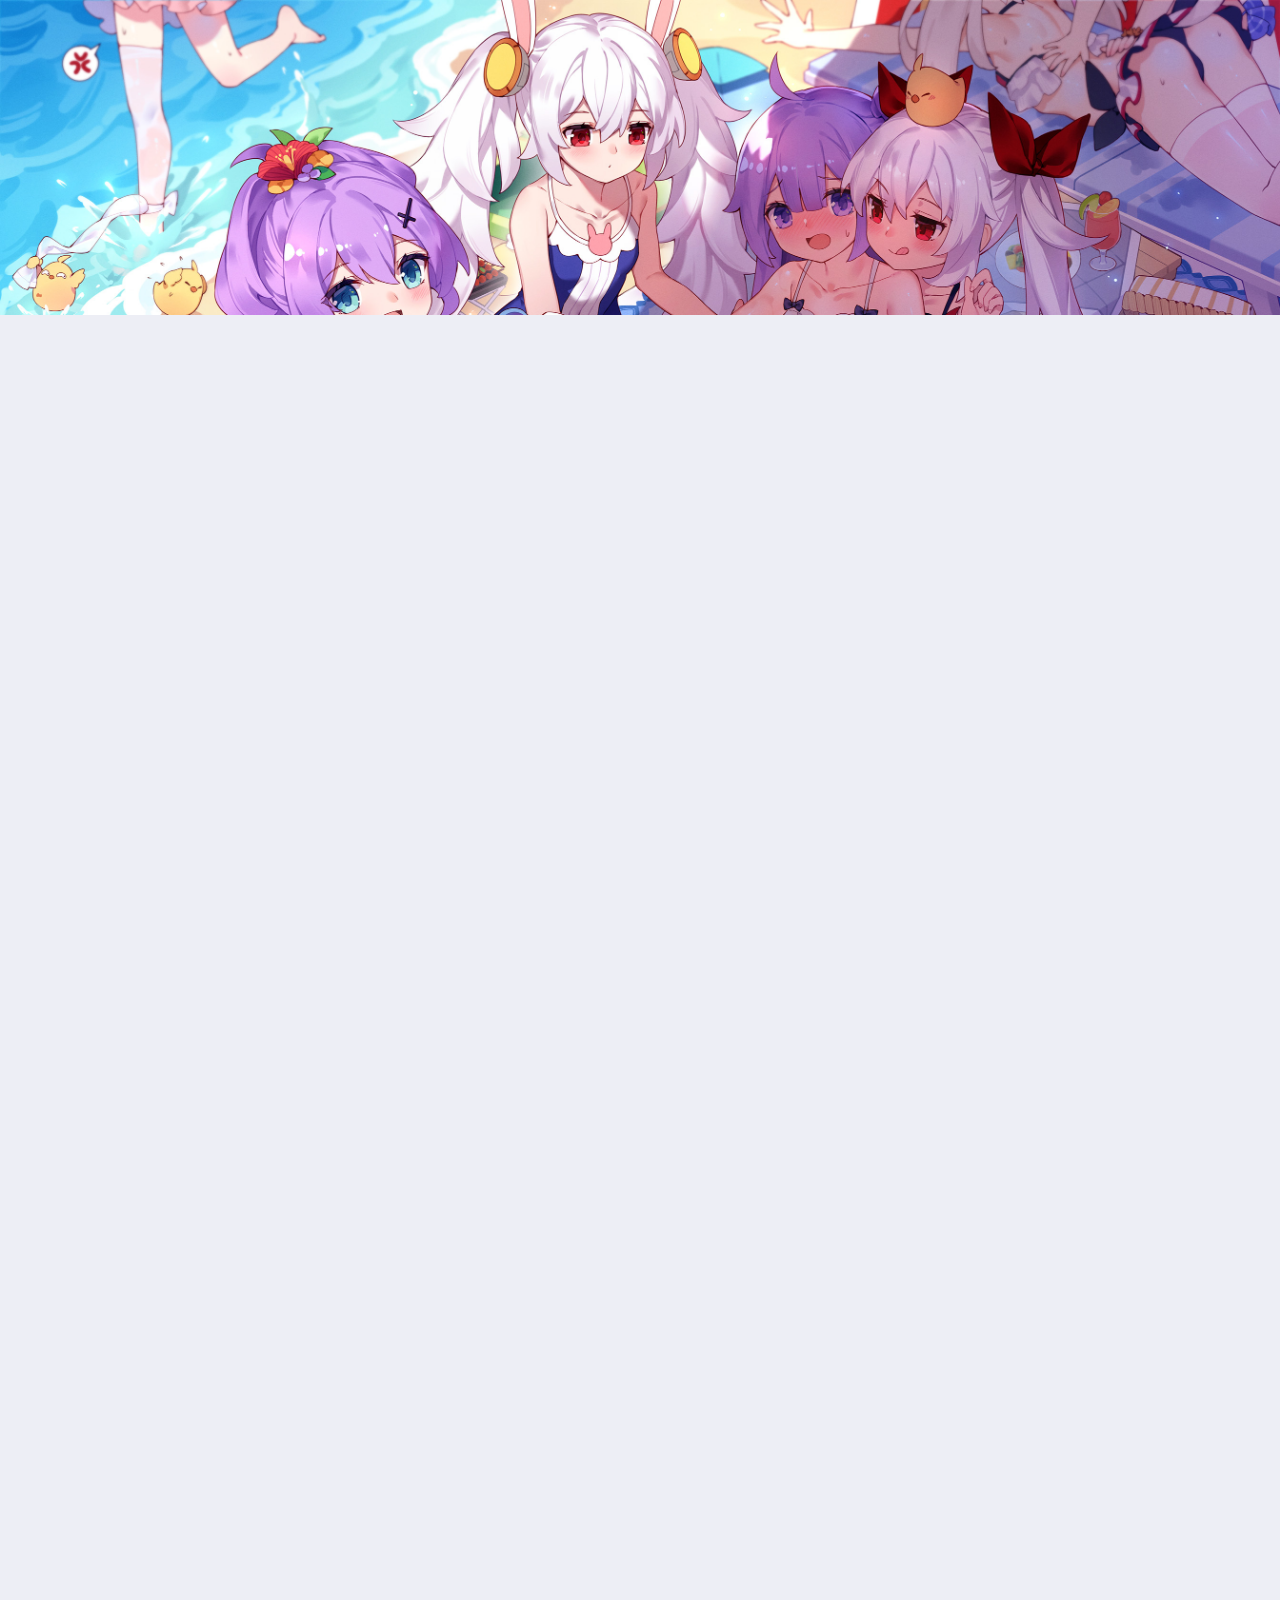
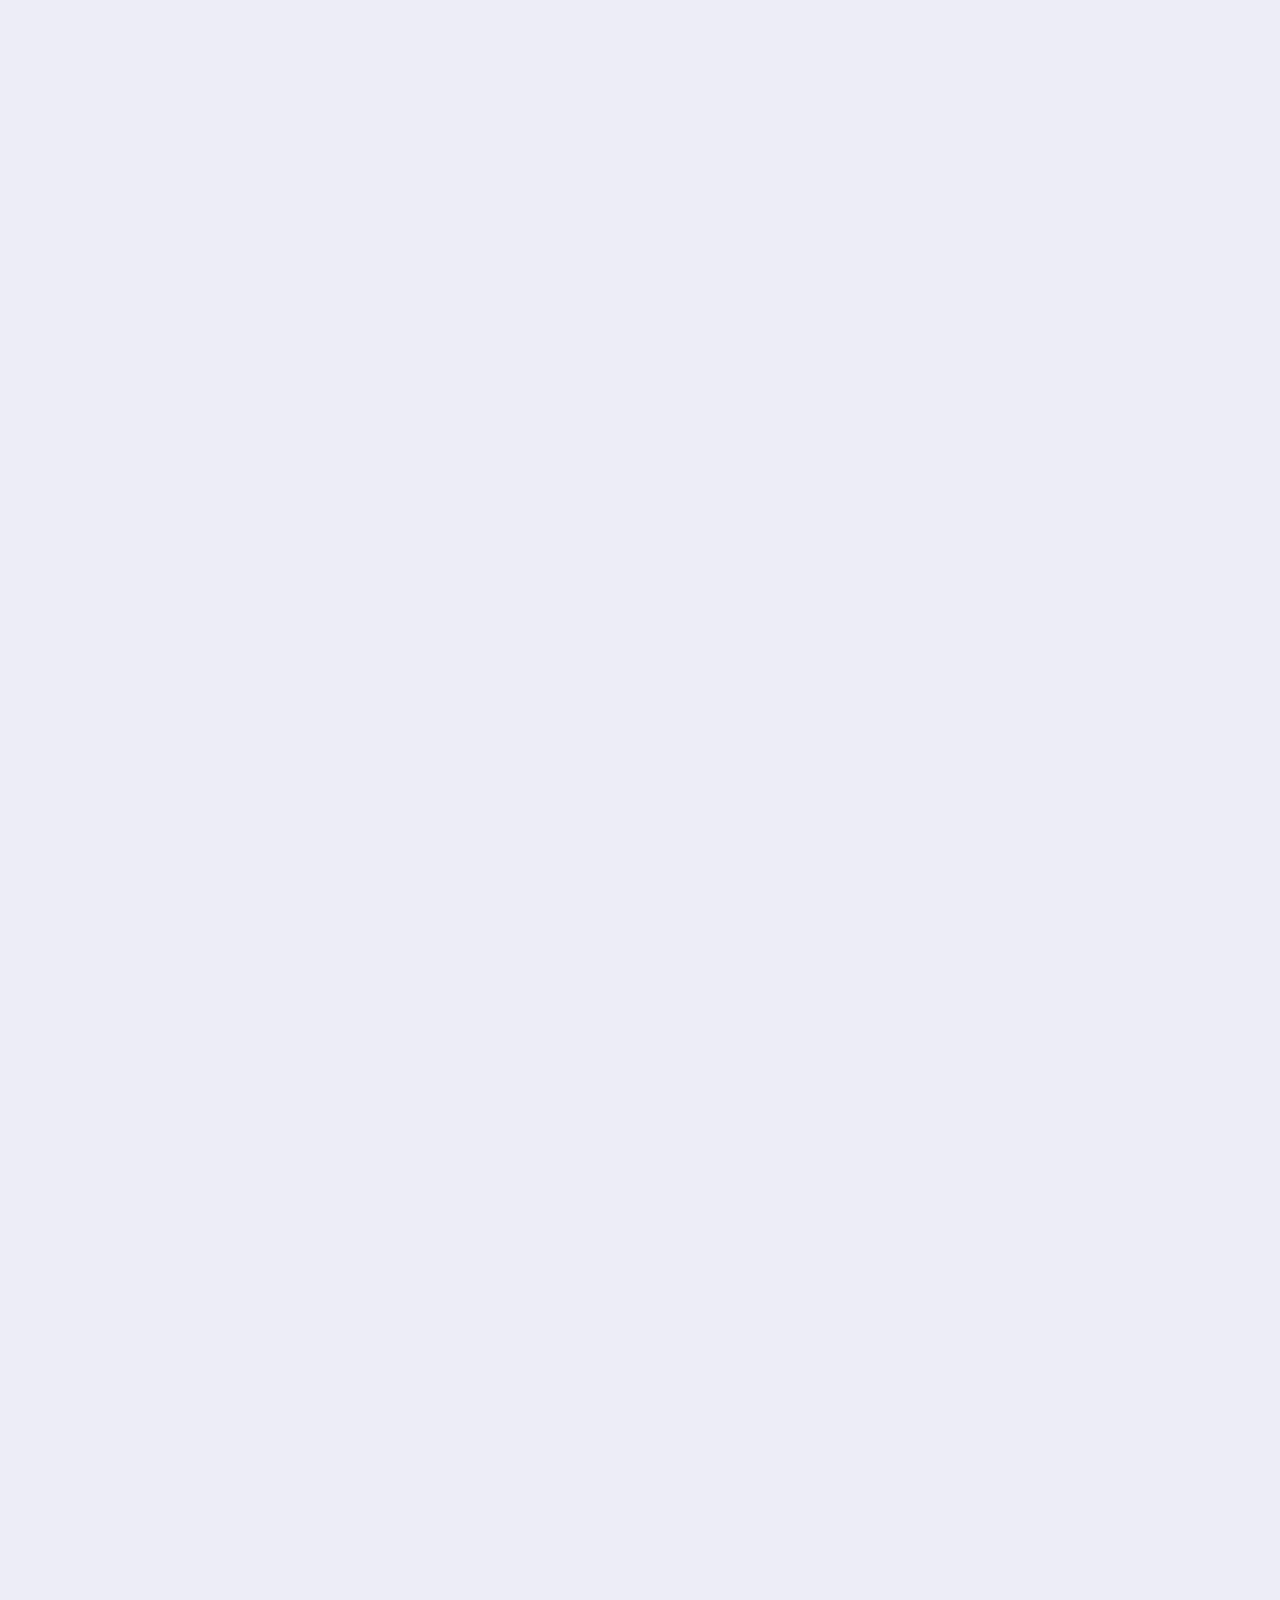
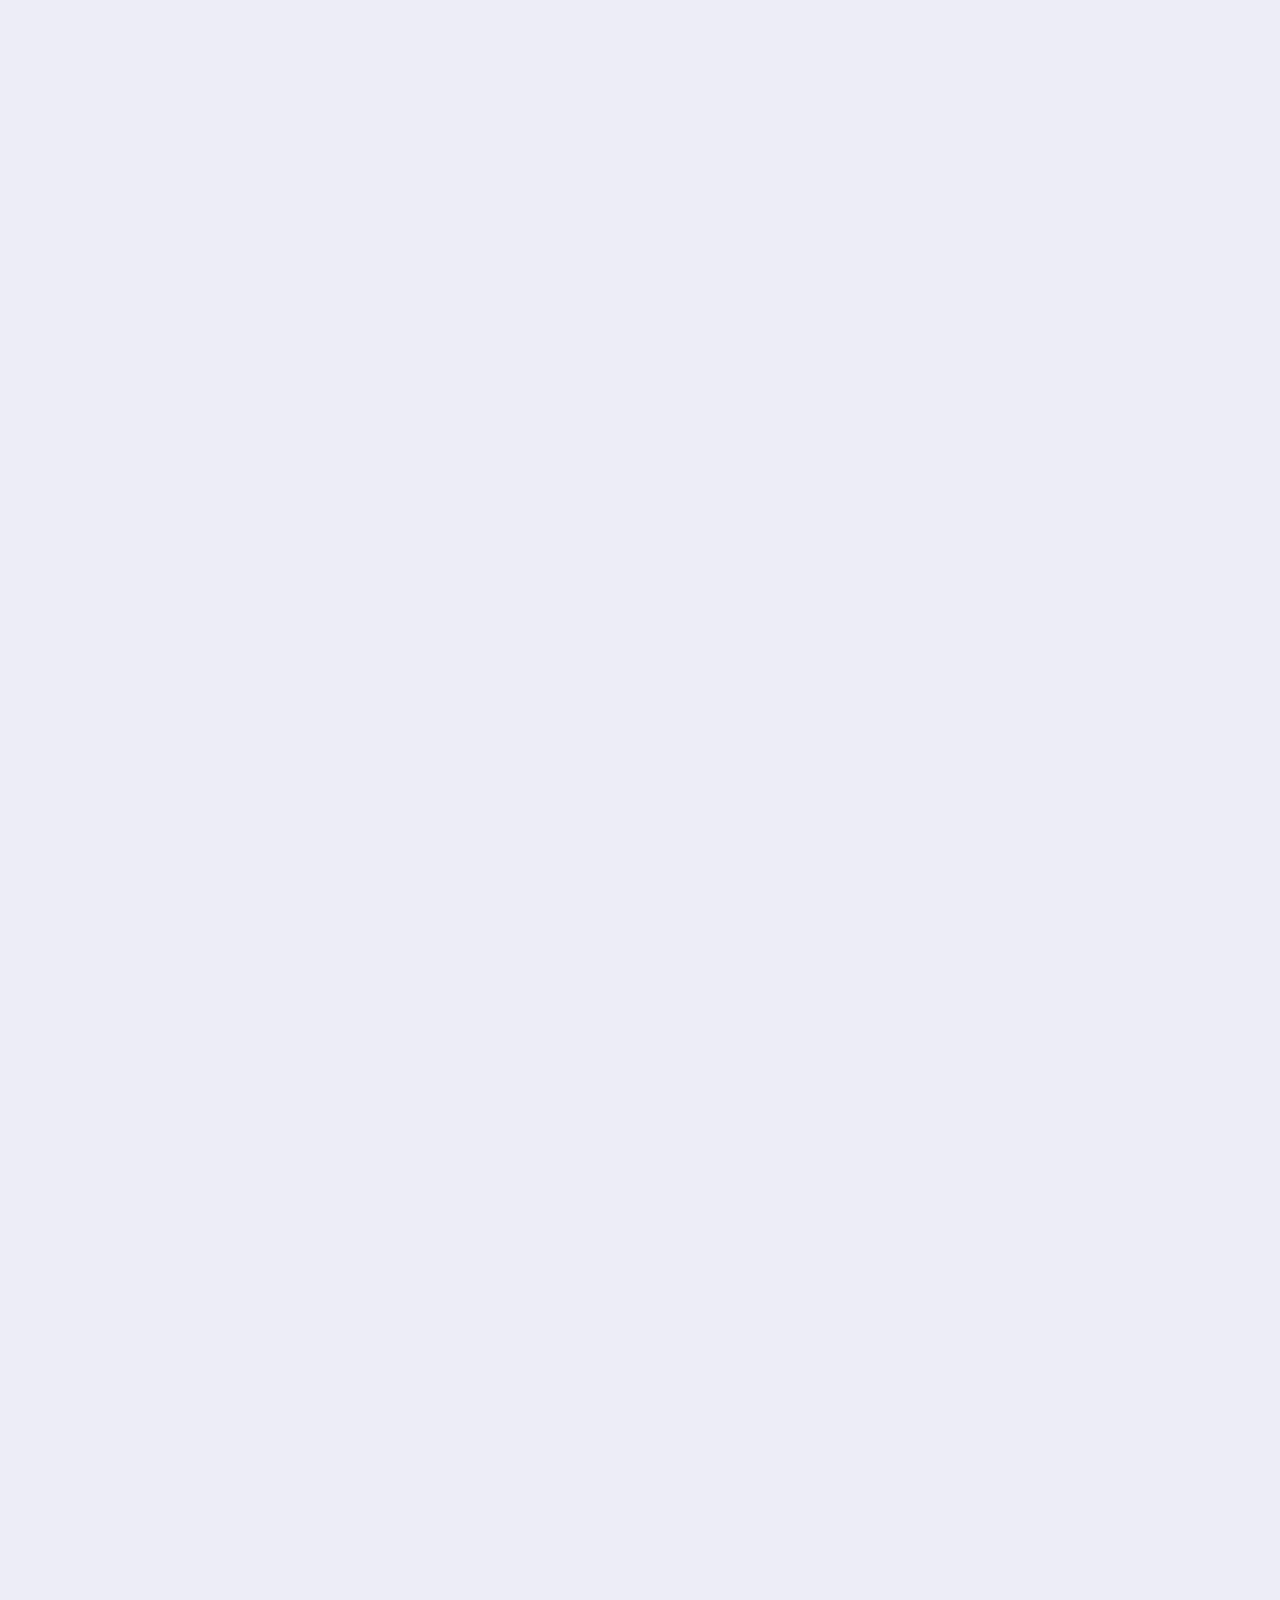
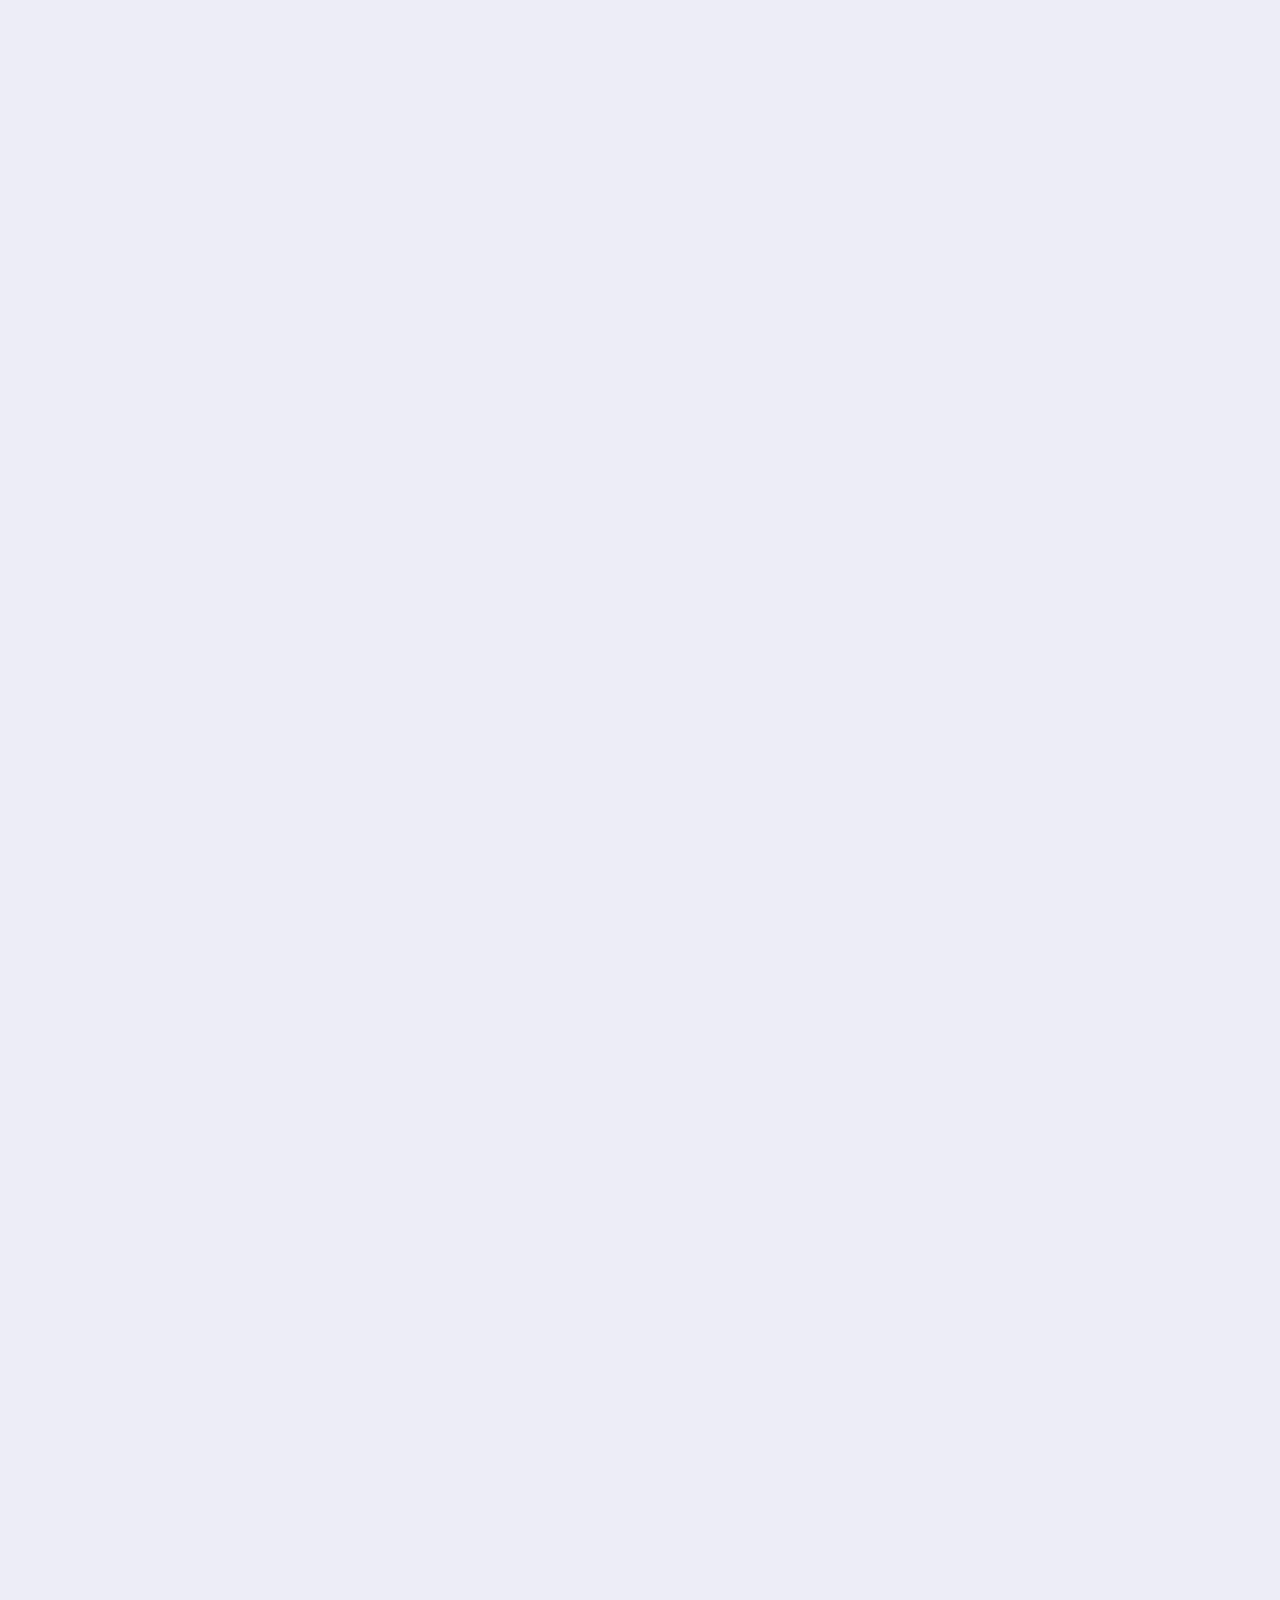
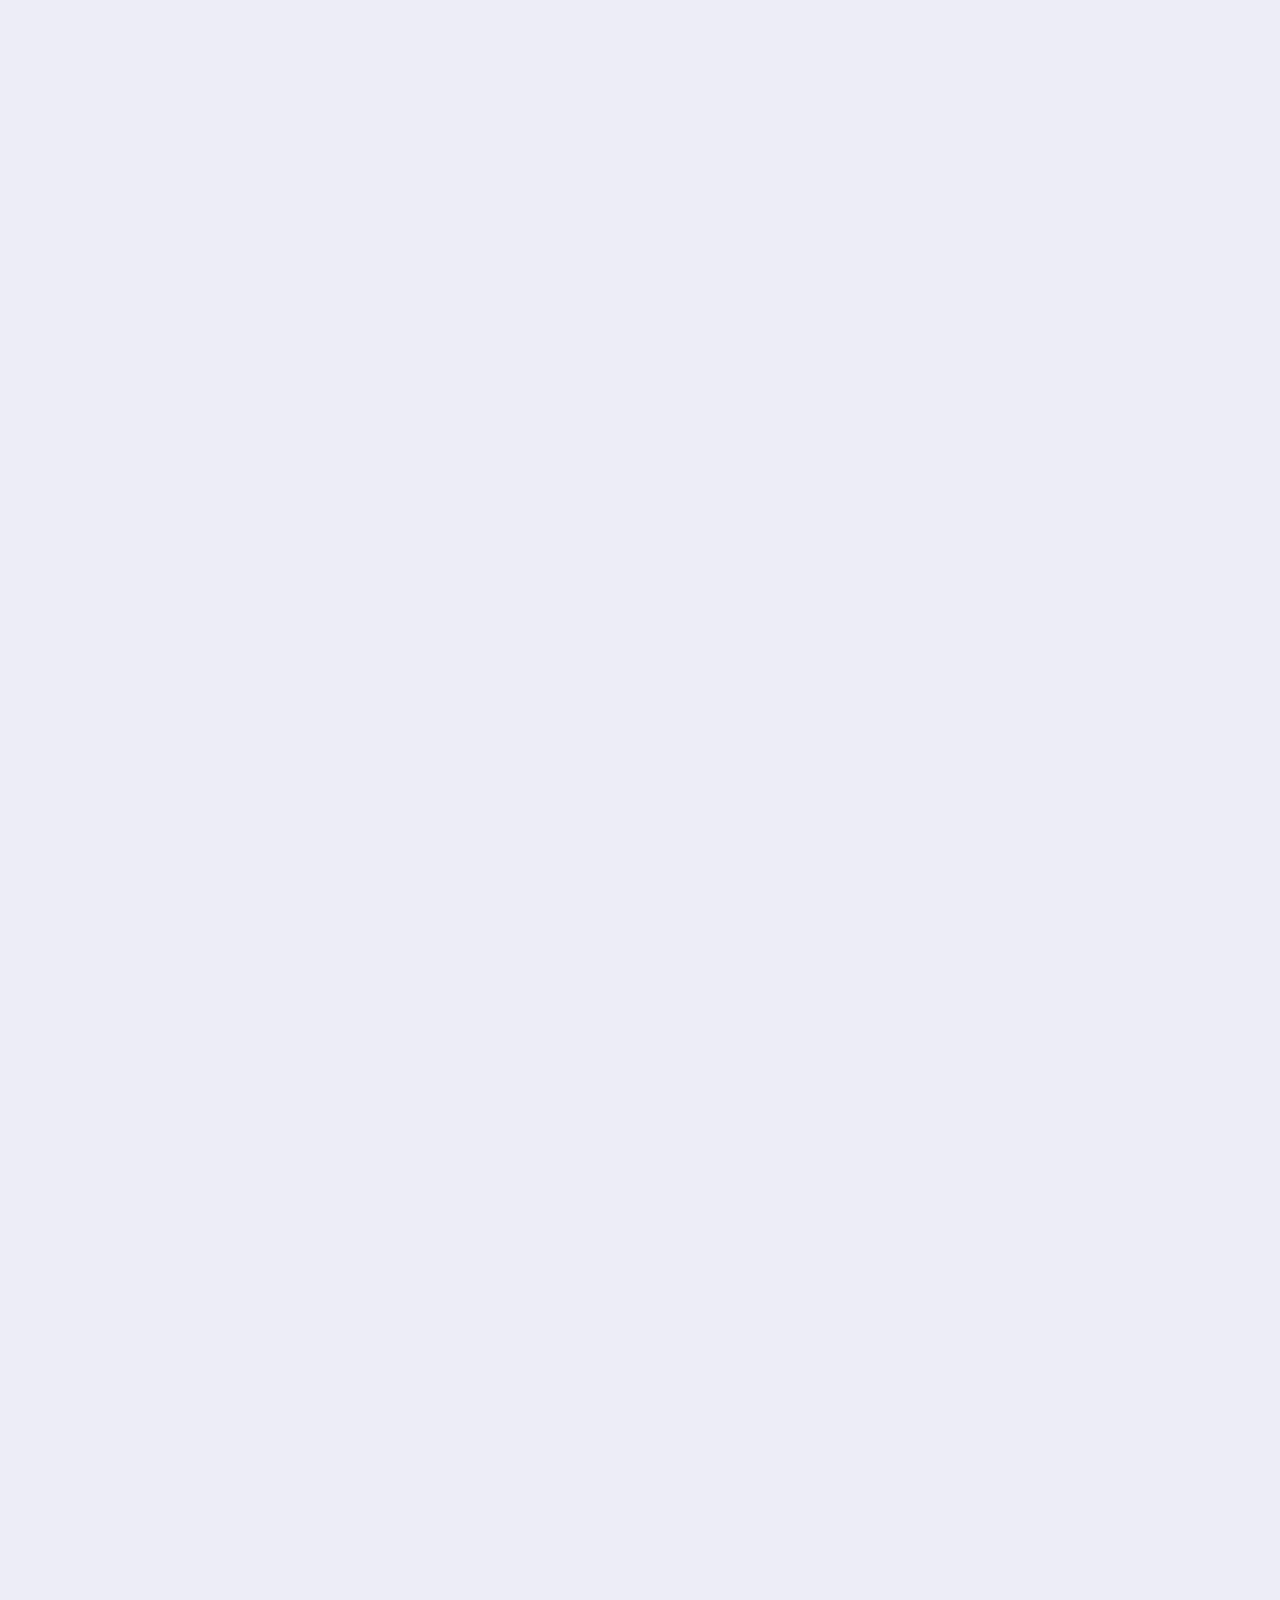
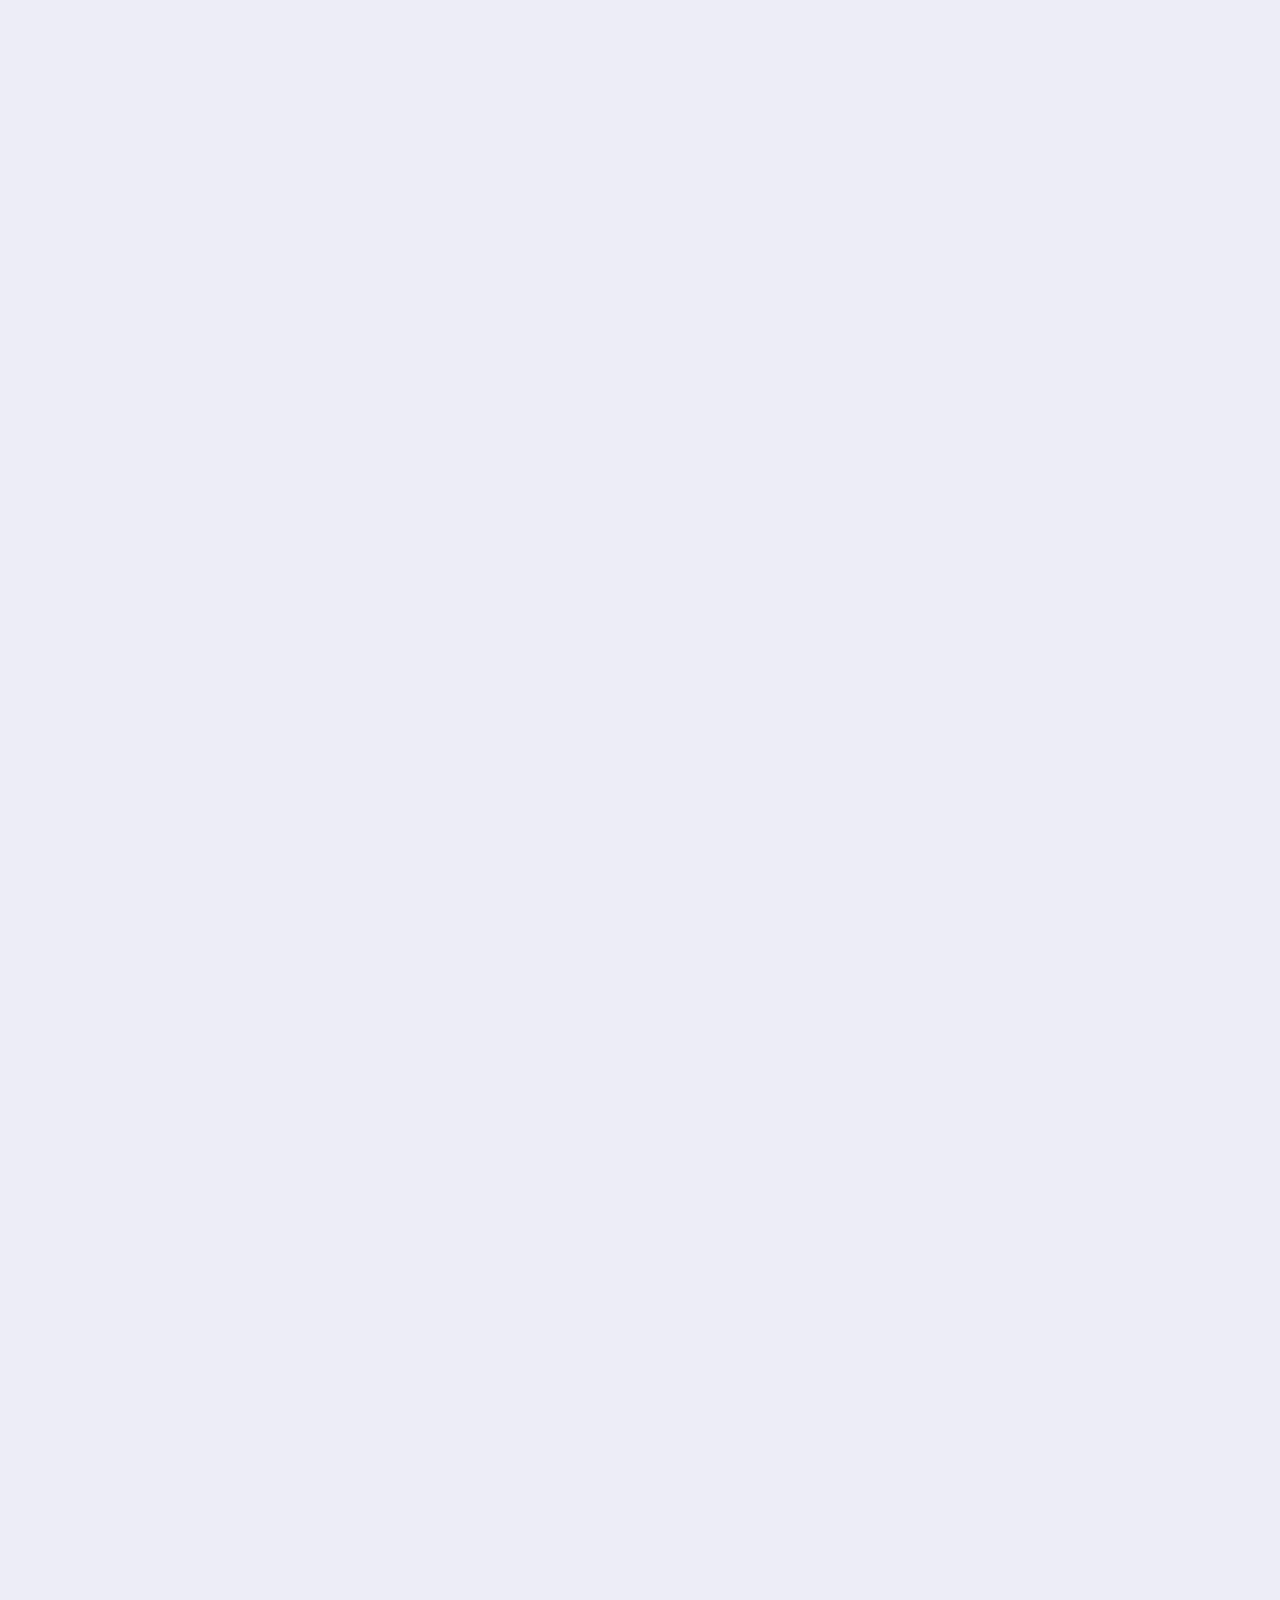
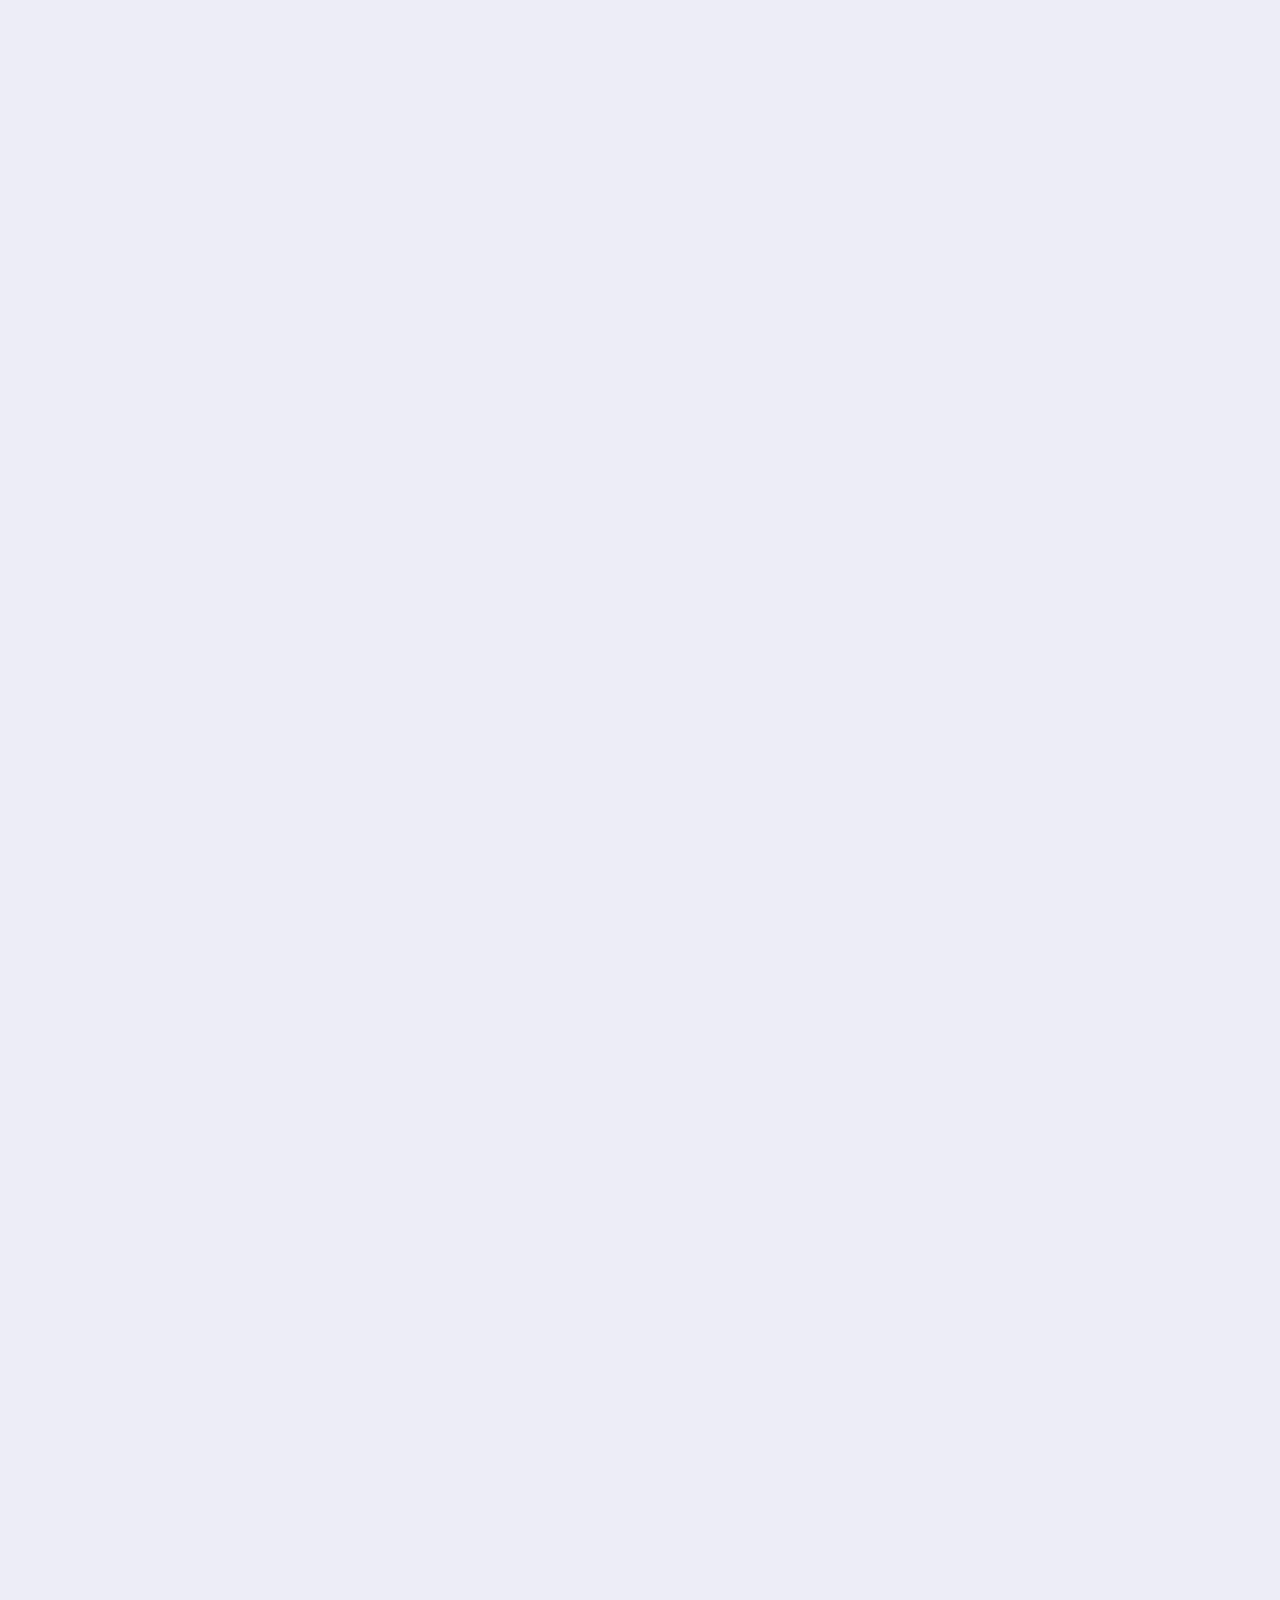
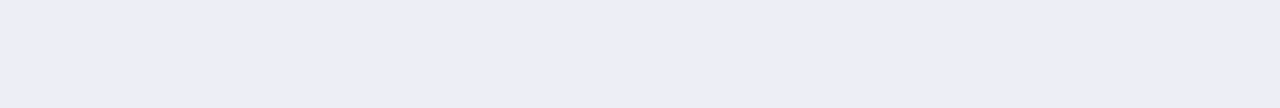
<file: posts/how-to-use-docker/index.html>
<!DOCTYPE html><html lang="zh-CN" class="bg-[var(--page-bg)] transition text-[14px] md:text-[16px]" data-overlayscrollbars-initialize data-astro-cid-sckkx6r4 style="--configHue: 280;--page-width: 75rem;--bannerOffset: 30vh;--banner-height-home: 65vh;--banner-height: 35vh;"> <head><title>如何在 Ubuntu/Windows 上使用 Docker - 一剪沐橙の小窝</title><meta charset="UTF-8"><meta name="description" content="通过简单学习，掌握 Docker 的基本使用方法。"><meta name="author" content="一剪沐橙"><meta property="og:site_name" content="一剪沐橙の小窝"><meta property="og:url" content="https://mucute-qwq.github.io/posts/how-to-use-docker/"><meta property="og:title" content="如何在 Ubuntu/Windows 上使用 Docker - 一剪沐橙の小窝"><meta property="og:description" content="通过简单学习，掌握 Docker 的基本使用方法。"><meta property="og:type" content="article"><meta name="twitter:card" content="summary_large_image"><meta property="twitter:url" content="https://mucute-qwq.github.io/posts/how-to-use-docker/"><meta name="twitter:title" content="如何在 Ubuntu/Windows 上使用 Docker - 一剪沐橙の小窝"><meta name="twitter:description" content="通过简单学习，掌握 Docker 的基本使用方法。"><meta name="viewport" content="width=device-width"><meta name="generator" content="Astro v6.0.8"><link rel="icon" href="/favicon/favicon.png"><!-- Set the theme before the page is rendered to avoid a flash --><script>(function(){const DEFAULT_THEME = "auto";
const LIGHT_MODE = "light";
const DARK_MODE = "dark";
const AUTO_MODE = "auto";
const BANNER_HEIGHT_EXTEND = 30;
const PAGE_WIDTH = 75;
const configHue = 280;

			// Load the theme from local storage
			const theme = localStorage.getItem('theme') || DEFAULT_THEME;
			switch (theme) {
				case LIGHT_MODE:
					document.documentElement.classList.remove('dark');
					break
				case DARK_MODE:
					document.documentElement.classList.add('dark');
					break
				case AUTO_MODE:
					if (window.matchMedia('(prefers-color-scheme: dark)').matches) {
						document.documentElement.classList.add('dark');
					} else {
						document.documentElement.classList.remove('dark');
					}
			}

			// Load the hue from local storage
			const hue = localStorage.getItem('hue') || configHue;
			document.documentElement.style.setProperty('--hue', hue);

			// calculate the --banner-height-extend, which needs to be a multiple of 4 to avoid blurry text
			let offset = Math.floor(window.innerHeight * (BANNER_HEIGHT_EXTEND / 100));
			offset = offset - offset % 4;
			document.documentElement.style.setProperty('--banner-height-extend', `${offset}px`);
		})();</script><!-- defines global css variables. This will be applied to <html> <body> and some other elements idk why --><script type="application/ld+json">{"@context":"https://schema.org","@type":"BlogPosting","headline":"如何在 Ubuntu/Windows 上使用 Docker","description":"通过简单学习，掌握 Docker 的基本使用方法。","keywords":["Docker","Linux","Windows"],"author":{"@type":"Person","name":"一剪沐橙","url":"https://mucute-qwq.github.io/"},"datePublished":"2025-08-29","inLanguage":"zh-CN"}</script><link rel="alternate" type="application/rss+xml" title="一剪沐橙" href="https://mucute-qwq.github.io/rss.xml"><link rel="stylesheet" href="/_astro/Layout.m-bDb4pd.css">
<link rel="stylesheet" href="/_astro/Layout.DzG3KPj2.css">
<style>input.svelte-1wah7ro:focus{outline:0}.search-panel.svelte-1wah7ro{max-height:calc(100vh - 100px);overflow-y:auto}
#display-setting.svelte-d7tq3k input[type=range]:where(.svelte-d7tq3k){-webkit-appearance:none;height:1.5rem;background-image:var(--color-selection-bar);transition:background-image .15s ease-in-out}#display-setting.svelte-d7tq3k input[type=range]:where(.svelte-d7tq3k)::-webkit-slider-thumb{-webkit-appearance:none;height:1rem;width:.5rem;border-radius:.125rem;background:#ffffffb3;box-shadow:none}#display-setting.svelte-d7tq3k input[type=range]:where(.svelte-d7tq3k)::-webkit-slider-thumb:hover{background:#fffc}#display-setting.svelte-d7tq3k input[type=range]:where(.svelte-d7tq3k)::-webkit-slider-thumb:active{background:#fff9}#display-setting.svelte-d7tq3k input[type=range]:where(.svelte-d7tq3k)::-moz-range-thumb{-webkit-appearance:none;height:1rem;width:.5rem;border-radius:.125rem;border-width:0;background:#ffffffb3;box-shadow:none}#display-setting.svelte-d7tq3k input[type=range]:where(.svelte-d7tq3k)::-moz-range-thumb:hover{background:#fffc}#display-setting.svelte-d7tq3k input[type=range]:where(.svelte-d7tq3k)::-moz-range-thumb:active{background:#fff9}#display-setting.svelte-d7tq3k input[type=range]:where(.svelte-d7tq3k)::-ms-thumb{-webkit-appearance:none;height:1rem;width:.5rem;border-radius:.125rem;background:#ffffffb3;box-shadow:none}#display-setting.svelte-d7tq3k input[type=range]:where(.svelte-d7tq3k)::-ms-thumb:hover{background:#fffc}#display-setting.svelte-d7tq3k input[type=range]:where(.svelte-d7tq3k)::-ms-thumb:active{background:#fff9}
</style>
<link rel="stylesheet" href="/_astro/MainGridLayout.f9oamhWD.css">
<link rel="stylesheet" href="/_astro/Markdown.BtniRLn_.css">
<style>.friend-card[data-astro-cid-utnjvubm]{transition:all .4s cubic-bezier(.175,.885,.32,1.1)}.friend-card[data-astro-cid-utnjvubm]:hover{box-shadow:0 25px 50px #00000026,0 15px 30px #0000001f;transform:translateY(-12px) scale(1.02)}
.expressive-code .frame{--tw-shadow: 0 0 #0000 !important;--tw-shadow-colored: 0 0 #0000 !important;box-shadow:var(--tw-ring-offset-shadow, 0 0 #0000),var(--tw-ring-shadow, 0 0 #0000),var(--tw-shadow)!important}.expressive-code .title{font-family:JetBrains Mono Variable,ui-monospace,SFMono-Regular,Menlo,Monaco,Consolas,Liberation Mono,Courier New,monospace}
</style>
<link rel="stylesheet" href="/_astro/main.BEY7wyww.css">
<link rel="stylesheet" href="/_astro/markdown-extend.CbAaoAnU.css">
<link rel="stylesheet" href="/_astro/markdown.Pa38rlSa.css">
<style>.pswp__button{margin-right:0!important;display:flex!important;height:3rem!important;width:3rem!important;align-items:center!important;justify-content:center!important;background-color:#0006!important;transition-property:color,background-color,border-color,text-decoration-color,fill,stroke,opacity,box-shadow,transform,filter,backdrop-filter!important;transition-timing-function:cubic-bezier(.4,0,.2,1)!important;transition-duration:.15s!important}.pswp__button:hover{background-color:#00000080!important}.pswp__button:active{background-color:#0009!important}.pswp__button--zoom,.pswp__button--close{margin-top:1rem!important;border-radius:.75rem!important}.pswp__button--zoom:active,.pswp__button--close:active{--tw-scale-x: .9 !important;--tw-scale-y: .9 !important;transform:translate(var(--tw-translate-x),var(--tw-translate-y)) rotate(var(--tw-rotate)) skew(var(--tw-skew-x)) skewY(var(--tw-skew-y)) scaleX(var(--tw-scale-x)) scaleY(var(--tw-scale-y))!important}.pswp__button--zoom{margin-right:.625rem!important}.pswp__button--close{margin-right:1rem!important}
.scrollbar-base.os-scrollbar{transition-property:all;transition-timing-function:cubic-bezier(.4,0,.2,1);transition-duration:.15s;pointer-events:unset}.scrollbar-base.os-scrollbar.os-scrollbar-horizontal{height:1rem;padding:.25rem .5rem}.scrollbar-base.os-scrollbar.os-scrollbar-horizontal .os-scrollbar-track .os-scrollbar-handle{height:.25rem;border-radius:9999px}.scrollbar-base.os-scrollbar.os-scrollbar-horizontal:hover .os-scrollbar-track .os-scrollbar-handle{height:.5rem}.scrollbar-base.os-scrollbar.os-scrollbar-vertical{width:1rem;padding:.25rem}.scrollbar-base.os-scrollbar.os-scrollbar-vertical .os-scrollbar-track .os-scrollbar-handle{width:.25rem;border-radius:9999px}.scrollbar-base.os-scrollbar.os-scrollbar-vertical:hover .os-scrollbar-track .os-scrollbar-handle{width:.5rem}.os-scrollbar.scrollbar-auto{--os-handle-bg: var(--scrollbar-bg);--os-handle-bg-hover: var(--scrollbar-bg-hover);--os-handle-bg-active: var(--scrollbar-bg-active)}.os-scrollbar.scrollbar-dark{--os-handle-bg: var(--scrollbar-bg-dark);--os-handle-bg-hover: var(--scrollbar-bg-hover-dark);--os-handle-bg-active: var(--scrollbar-bg-active-dark)}.os-scrollbar.scrollbar-light{--os-handle-bg: var(--scrollbar-bg-light);--os-handle-bg-hover: var(--scrollbar-bg-hover-light);--os-handle-bg-active: var(--scrollbar-bg-active-light)}
html.is-changing .transition-swup-fade{transition-property:all;transition-timing-function:cubic-bezier(.4,0,.2,1);transition-duration:.2s}html.is-animating .transition-swup-fade{--tw-translate-y: 1rem;transform:translate(var(--tw-translate-x),var(--tw-translate-y)) rotate(var(--tw-rotate)) skew(var(--tw-skew-x)) skewY(var(--tw-skew-y)) scaleX(var(--tw-scale-x)) scaleY(var(--tw-scale-y));opacity:0}@keyframes fade-in-up{0%{transform:translateY(2rem);opacity:0}to{transform:translateY(0);opacity:1}}.onload-animation{opacity:0;animation:.3s fade-in-up;animation-fill-mode:forwards}#navbar{animation-delay:0ms}#sidebar{animation-delay:.1s}#swup-container{outline:none}#content-wrapper{animation-delay:var(--content-delay)}.footer{animation-delay:.25s}#banner-credit{animation-delay:.4s}#post-container :nth-child(1){animation-delay:calc(var(--content-delay) + 0ms)}#post-container :nth-child(2){animation-delay:calc(var(--content-delay) + 50ms)}#post-container :nth-child(3){animation-delay:calc(var(--content-delay) + .1s)}#post-container :nth-child(4){animation-delay:calc(var(--content-delay) + 175ms)}#post-container :nth-child(5){animation-delay:calc(var(--content-delay) + .25s)}#post-container :nth-child(6){animation-delay:calc(var(--content-delay) + 325ms)}
</style>
<link rel="stylesheet" href="/_astro/variables.5F2HVZJR.css"><script type="module" src="/_astro/page.Ciq_ddzx.js"></script></head> <body class=" min-h-screen transition  enable-banner" data-overlayscrollbars-initialize data-astro-cid-sckkx6r4 style="--configHue: 280;--page-width: 75rem;--bannerOffset: 30vh;--banner-height-home: 65vh;--banner-height: 35vh;"> <div id="config-carrier" data-hue="280"></div>    <div id="top-row" class="z-50 pointer-events-none relative transition-all duration-700 max-w-[var(--page-width)] px-0 md:px-4 mx-auto"> <div id="navbar-wrapper" class="pointer-events-auto sticky top-0 transition-all"> <div id="navbar" class="z-50 onload-animation"> <div class="absolute h-8 left-0 right-0 -top-8 bg-[var(--card-bg)] transition"></div> <!-- used for onload animation --> <div class="card-base !overflow-visible max-w-[var(--page-width)] h-[4.5rem] !rounded-t-none mx-auto flex items-center justify-between px-4"> <a href="/" class="btn-plain scale-animation rounded-lg h-[3.25rem] px-5 font-bold active:scale-95"> <div class="flex flex-row text-[var(--primary)] items-center text-md"> <svg width="1em" height="1em" class="text-[1.75rem] mb-1 mr-2" data-icon="material-symbols:home-outline-rounded">   <symbol id="ai:material-symbols:home-outline-rounded" viewBox="0 0 24 24"><path fill="currentColor" d="M6 19h3v-5q0-.425.288-.712T10 13h4q.425 0 .713.288T15 14v5h3v-9l-6-4.5L6 10zm-2 0v-9q0-.475.213-.9t.587-.7l6-4.5q.525-.4 1.2-.4t1.2.4l6 4.5q.375.275.588.7T20 10v9q0 .825-.588 1.413T18 21h-4q-.425 0-.712-.288T13 20v-5h-2v5q0 .425-.288.713T10 21H6q-.825 0-1.412-.587T4 19m8-6.75"/></symbol><use href="#ai:material-symbols:home-outline-rounded"></use>  </svg> 一剪沐橙の小窝 </div> </a> <div class="hidden md:flex"> <a aria-label="主页" href="/" class="btn-plain scale-animation rounded-lg h-11 font-bold px-5 active:scale-95"> <div class="flex items-center"> 主页  </div> </a><a aria-label="归档" href="/archive/" class="btn-plain scale-animation rounded-lg h-11 font-bold px-5 active:scale-95"> <div class="flex items-center"> 归档  </div> </a><a aria-label="友链" href="/friend-link/" class="btn-plain scale-animation rounded-lg h-11 font-bold px-5 active:scale-95"> <div class="flex items-center"> 友链  </div> </a><a aria-label="关于" href="/about/" class="btn-plain scale-animation rounded-lg h-11 font-bold px-5 active:scale-95"> <div class="flex items-center"> 关于  </div> </a> </div> <div class="flex"> <!--<SearchPanel client:load>--> <style>astro-island,astro-slot,astro-static-slot{display:contents}</style><script>(()=>{var e=async t=>{await(await t())()};(self.Astro||(self.Astro={})).only=e;window.dispatchEvent(new Event("astro:only"));})();</script><script>(()=>{var A=Object.defineProperty;var g=(i,o,a)=>o in i?A(i,o,{enumerable:!0,configurable:!0,writable:!0,value:a}):i[o]=a;var d=(i,o,a)=>g(i,typeof o!="symbol"?o+"":o,a);{let i={0:t=>m(t),1:t=>a(t),2:t=>new RegExp(t),3:t=>new Date(t),4:t=>new Map(a(t)),5:t=>new Set(a(t)),6:t=>BigInt(t),7:t=>new URL(t),8:t=>new Uint8Array(t),9:t=>new Uint16Array(t),10:t=>new Uint32Array(t),11:t=>Number.POSITIVE_INFINITY*t},o=t=>{let[l,e]=t;return l in i?i[l](e):void 0},a=t=>t.map(o),m=t=>typeof t!="object"||t===null?t:Object.fromEntries(Object.entries(t).map(([l,e])=>[l,o(e)]));class y extends HTMLElement{constructor(){super(...arguments);d(this,"Component");d(this,"hydrator");d(this,"hydrate",async()=>{var b;if(!this.hydrator||!this.isConnected)return;let e=(b=this.parentElement)==null?void 0:b.closest("astro-island[ssr]");if(e){e.addEventListener("astro:hydrate",this.hydrate,{once:!0});return}let c=this.querySelectorAll("astro-slot"),n={},h=this.querySelectorAll("template[data-astro-template]");for(let r of h){let s=r.closest(this.tagName);s!=null&&s.isSameNode(this)&&(n[r.getAttribute("data-astro-template")||"default"]=r.innerHTML,r.remove())}for(let r of c){let s=r.closest(this.tagName);s!=null&&s.isSameNode(this)&&(n[r.getAttribute("name")||"default"]=r.innerHTML)}let p;try{p=this.hasAttribute("props")?m(JSON.parse(this.getAttribute("props"))):{}}catch(r){let s=this.getAttribute("component-url")||"<unknown>",v=this.getAttribute("component-export");throw v&&(s+=` (export ${v})`),console.error(`[hydrate] Error parsing props for component ${s}`,this.getAttribute("props"),r),r}let u;await this.hydrator(this)(this.Component,p,n,{client:this.getAttribute("client")}),this.removeAttribute("ssr"),this.dispatchEvent(new CustomEvent("astro:hydrate"))});d(this,"unmount",()=>{this.isConnected||this.dispatchEvent(new CustomEvent("astro:unmount"))})}disconnectedCallback(){document.removeEventListener("astro:after-swap",this.unmount),document.addEventListener("astro:after-swap",this.unmount,{once:!0})}connectedCallback(){if(!this.hasAttribute("await-children")||document.readyState==="interactive"||document.readyState==="complete")this.childrenConnectedCallback();else{let e=()=>{document.removeEventListener("DOMContentLoaded",e),c.disconnect(),this.childrenConnectedCallback()},c=new MutationObserver(()=>{var n;((n=this.lastChild)==null?void 0:n.nodeType)===Node.COMMENT_NODE&&this.lastChild.nodeValue==="astro:end"&&(this.lastChild.remove(),e())});c.observe(this,{childList:!0}),document.addEventListener("DOMContentLoaded",e)}}async childrenConnectedCallback(){let e=this.getAttribute("before-hydration-url");e&&await import(e),this.start()}async start(){let e=JSON.parse(this.getAttribute("opts")),c=this.getAttribute("client");if(Astro[c]===void 0){window.addEventListener(`astro:${c}`,()=>this.start(),{once:!0});return}try{await Astro[c](async()=>{let n=this.getAttribute("renderer-url"),[h,{default:p}]=await Promise.all([import(this.getAttribute("component-url")),n?import(n):()=>()=>{}]),u=this.getAttribute("component-export")||"default";if(!u.includes("."))this.Component=h[u];else{this.Component=h;for(let f of u.split("."))this.Component=this.Component[f]}return this.hydrator=p,this.hydrate},e,this)}catch(n){console.error(`[astro-island] Error hydrating ${this.getAttribute("component-url")}`,n)}}attributeChangedCallback(){this.hydrate()}}d(y,"observedAttributes",["props"]),customElements.get("astro-island")||customElements.define("astro-island",y)}})();</script><astro-island uid="ZeFYuk" component-url="/_astro/Search.C6i6L3uL.js" component-export="default" renderer-url="/_astro/client.svelte.DieluNNR.js" props="{}" ssr client="only" opts="{&quot;name&quot;:&quot;Search&quot;,&quot;value&quot;:&quot;svelte&quot;}"></astro-island>  <astro-island uid="1g5Aab" component-url="/_astro/LightDarkSwitch.BvyMz9Vj.js" component-export="default" renderer-url="/_astro/client.svelte.DieluNNR.js" props="{}" ssr client="only" opts="{&quot;name&quot;:&quot;LightDarkSwitch&quot;,&quot;value&quot;:&quot;svelte&quot;}"></astro-island> <button aria-label="Menu" name="Nav Menu" class="btn-plain scale-animation rounded-lg w-11 h-11 active:scale-90 md:!hidden" id="nav-menu-switch"> <svg width="1em" height="1em" class="text-[1.25rem]" data-icon="material-symbols:menu-rounded">   <symbol id="ai:material-symbols:menu-rounded" viewBox="0 0 24 24"><path fill="currentColor" d="M4 18q-.425 0-.712-.288T3 17t.288-.712T4 16h16q.425 0 .713.288T21 17t-.288.713T20 18zm0-5q-.425 0-.712-.288T3 12t.288-.712T4 11h16q.425 0 .713.288T21 12t-.288.713T20 13zm0-5q-.425 0-.712-.288T3 7t.288-.712T4 6h16q.425 0 .713.288T21 7t-.288.713T20 8z"/></symbol><use href="#ai:material-symbols:menu-rounded"></use>  </svg> </button> </div> <div id="nav-menu-panel" class="float-panel float-panel-closed absolute transition-all fixed right-4 px-2 py-2"> <a href="/" class="group flex justify-between items-center py-2 pl-3 pr-1 rounded-lg gap-8
            hover:bg-[var(--btn-plain-bg-hover)] active:bg-[var(--btn-plain-bg-active)] transition
        "> <div class="transition text-black/75 dark:text-white/75 font-bold group-hover:text-[var(--primary)] group-active:text-[var(--primary)]"> 主页 </div> <svg width="1em" height="1em" class="transition text-[1.25rem] text-[var(--primary)]" data-icon="material-symbols:chevron-right-rounded">   <symbol id="ai:material-symbols:chevron-right-rounded" viewBox="0 0 24 24"><path fill="currentColor" d="M12.6 12L8.7 8.1q-.275-.275-.275-.7t.275-.7t.7-.275t.7.275l4.6 4.6q.15.15.213.325t.062.375t-.062.375t-.213.325l-4.6 4.6q-.275.275-.7.275t-.7-.275t-.275-.7t.275-.7z"/></symbol><use href="#ai:material-symbols:chevron-right-rounded"></use>  </svg>  </a><a href="/archive/" class="group flex justify-between items-center py-2 pl-3 pr-1 rounded-lg gap-8
            hover:bg-[var(--btn-plain-bg-hover)] active:bg-[var(--btn-plain-bg-active)] transition
        "> <div class="transition text-black/75 dark:text-white/75 font-bold group-hover:text-[var(--primary)] group-active:text-[var(--primary)]"> 归档 </div> <svg width="1em" height="1em" viewBox="0 0 24 24" class="transition text-[1.25rem] text-[var(--primary)]" data-icon="material-symbols:chevron-right-rounded">   <use href="#ai:material-symbols:chevron-right-rounded"></use>  </svg>  </a><a href="/friend-link/" class="group flex justify-between items-center py-2 pl-3 pr-1 rounded-lg gap-8
            hover:bg-[var(--btn-plain-bg-hover)] active:bg-[var(--btn-plain-bg-active)] transition
        "> <div class="transition text-black/75 dark:text-white/75 font-bold group-hover:text-[var(--primary)] group-active:text-[var(--primary)]"> 友链 </div> <svg width="1em" height="1em" viewBox="0 0 24 24" class="transition text-[1.25rem] text-[var(--primary)]" data-icon="material-symbols:chevron-right-rounded">   <use href="#ai:material-symbols:chevron-right-rounded"></use>  </svg>  </a><a href="/about/" class="group flex justify-between items-center py-2 pl-3 pr-1 rounded-lg gap-8
            hover:bg-[var(--btn-plain-bg-hover)] active:bg-[var(--btn-plain-bg-active)] transition
        "> <div class="transition text-black/75 dark:text-white/75 font-bold group-hover:text-[var(--primary)] group-active:text-[var(--primary)]"> 关于 </div> <svg width="1em" height="1em" viewBox="0 0 24 24" class="transition text-[1.25rem] text-[var(--primary)]" data-icon="material-symbols:chevron-right-rounded">   <use href="#ai:material-symbols:chevron-right-rounded"></use>  </svg>  </a> </div> <astro-island uid="Kl9sd" component-url="/_astro/DisplaySettings.CWE155vg.js" component-export="default" renderer-url="/_astro/client.svelte.DieluNNR.js" props="{}" ssr client="only" opts="{&quot;name&quot;:&quot;DisplaySettings&quot;,&quot;value&quot;:&quot;svelte&quot;}"></astro-island> </div> </div> <script type="module">function c(){localStorage.theme==="dark"?(document.documentElement.classList.remove("dark"),localStorage.theme="light"):(document.documentElement.classList.add("dark"),localStorage.theme="dark")}function o(){let t=document.getElementById("scheme-switch");t&&(t.onclick=function(){c()});let n=document.getElementById("display-settings-switch");n&&(n.onclick=function(){let e=document.getElementById("display-setting");e&&e.classList.toggle("float-panel-closed")});let l=document.getElementById("nav-menu-switch");l&&(l.onclick=function(){let e=document.getElementById("nav-menu-panel");e&&e.classList.toggle("float-panel-closed")})}o();</script> <script>(function(){const scriptUrl = "/pagefind/pagefind.js";

async function loadPagefind() {
    try {
        const response = await fetch(scriptUrl, { method: 'HEAD' });
        if (!response.ok) {
            throw new Error(`Pagefind script not found: ${response.status}`);
        }

        const pagefind = await import(scriptUrl);

        await pagefind.options({
            excerptLength: 20
        });

        window.pagefind = pagefind;

        document.dispatchEvent(new CustomEvent('pagefindready'));
        console.log('Pagefind loaded and initialized successfully, event dispatched.');
    } catch (error) {
        console.error('Failed to load Pagefind:', error);
        window.pagefind = {
            search: () => Promise.resolve({ results: [] }),
            options: () => Promise.resolve(),
        };
        document.dispatchEvent(new CustomEvent('pagefindloaderror'));
        console.log('Pagefind load error, event dispatched.');
    }
}

if (document.readyState === 'loading') {
    document.addEventListener('DOMContentLoaded', loadPagefind);
} else {
    loadPagefind();
}
})();</script> </div> </div>  <div id="banner-wrapper" class="absolute z-10 w-full transition duration-700 overflow-hidden" style="top: -30vh"> <div id="banner" class="object-cover h-full transition duration-700 opacity-0 scale-105 overflow-hidden relative"> <div class="transition absolute inset-0 dark:bg-black/10 bg-opacity-50 pointer-events-none"></div>  <img src="/images/banner.png" alt="Banner image of the blog" class="w-full h-full object-cover" style="object-position: top"> </div> </div> <div class="absolute w-full z-30 pointer-events-none" style="top: calc(35vh - 3.5rem)"> <!-- The pointer-events-none here prevent blocking the click event of the TOC --> <div class="relative max-w-[var(--page-width)] mx-auto pointer-events-auto"> <div id="main-grid" class="transition duration-700 w-full left-0 right-0 grid grid-cols-[17.5rem_auto] grid-rows-[auto_1fr_auto] lg:grid-rows-[auto]
    mx-auto gap-4 px-0 md:px-4"> <!-- Banner image credit -->  <div id="sidebar" class="mb-4 row-start-2 row-end-3 col-span-2 lg:row-start-1 lg:row-end-2 lg:col-span-1 lg:max-w-[17.5rem] onload-animation w-full"> <div class="flex flex-col w-full gap-4 mb-4"> <div class="card-base p-3"> <a aria-label="Go to About Page" href="/about/" class="group block relative mx-auto mt-1 lg:mx-0 lg:mt-0 mb-3
       max-w-[12rem] lg:max-w-none overflow-hidden rounded-xl active:scale-95"> <div class="absolute transition pointer-events-none group-hover:bg-black/30 group-active:bg-black/50
        w-full h-full z-50 flex items-center justify-center"> <svg width="1.13em" height="1em" class="transition opacity-0 scale-90 group-hover:scale-100 group-hover:opacity-100 text-white text-5xl" data-icon="fa6-regular:address-card">   <symbol id="ai:fa6-regular:address-card" viewBox="0 0 576 512"><path fill="currentColor" d="M512 80c8.8 0 16 7.2 16 16v320c0 8.8-7.2 16-16 16H64c-8.8 0-16-7.2-16-16V96c0-8.8 7.2-16 16-16zM64 32C28.7 32 0 60.7 0 96v320c0 35.3 28.7 64 64 64h448c35.3 0 64-28.7 64-64V96c0-35.3-28.7-64-64-64zm144 224a64 64 0 1 0 0-128a64 64 0 1 0 0 128m-32 32c-44.2 0-80 35.8-80 80c0 8.8 7.2 16 16 16h192c8.8 0 16-7.2 16-16c0-44.2-35.8-80-80-80zm200-144c-13.3 0-24 10.7-24 24s10.7 24 24 24h80c13.3 0 24-10.7 24-24s-10.7-24-24-24zm0 96c-13.3 0-24 10.7-24 24s10.7 24 24 24h80c13.3 0 24-10.7 24-24s-10.7-24-24-24z"/></symbol><use href="#ai:fa6-regular:address-card"></use>  </svg> </div> <div class="mx-auto lg:w-full h-full lg:mt-0  overflow-hidden relative"> <div class="transition absolute inset-0 dark:bg-black/10 bg-opacity-50 pointer-events-none"></div>  <img src="/images/avatar.jpg" alt="Profile Image of the Author" class="w-full h-full object-cover" style="object-position: center"> </div> </a> <div class="px-2"> <div class="font-bold text-xl text-center mb-1 dark:text-neutral-50 transition">一剪沐橙</div> <div class="h-1 w-5 bg-[var(--primary)] mx-auto rounded-full mb-2 transition"></div> <div class="text-center text-neutral-400 mb-2.5 transition">Forever MuCute.</div> <div class="flex flex-wrap gap-2 justify-center mb-1"> <a rel="me" aria-label="GitHub" href="https://github.com/mucute-qwq" target="_blank" class="btn-regular rounded-lg h-10 w-10 active:scale-90"> <svg width="0.97em" height="1em" class="text-[1.5rem]" data-icon="fa6-brands:github">   <symbol id="ai:fa6-brands:github" viewBox="0 0 496 512"><path fill="currentColor" d="M165.9 397.4c0 2-2.3 3.6-5.2 3.6c-3.3.3-5.6-1.3-5.6-3.6c0-2 2.3-3.6 5.2-3.6c3-.3 5.6 1.3 5.6 3.6m-31.1-4.5c-.7 2 1.3 4.3 4.3 4.9c2.6 1 5.6 0 6.2-2s-1.3-4.3-4.3-5.2c-2.6-.7-5.5.3-6.2 2.3m44.2-1.7c-2.9.7-4.9 2.6-4.6 4.9c.3 2 2.9 3.3 5.9 2.6c2.9-.7 4.9-2.6 4.6-4.6c-.3-1.9-3-3.2-5.9-2.9M244.8 8C106.1 8 0 113.3 0 252c0 110.9 69.8 205.8 169.5 239.2c12.8 2.3 17.3-5.6 17.3-12.1c0-6.2-.3-40.4-.3-61.4c0 0-70 15-84.7-29.8c0 0-11.4-29.1-27.8-36.6c0 0-22.9-15.7 1.6-15.4c0 0 24.9 2 38.6 25.8c21.9 38.6 58.6 27.5 72.9 20.9c2.3-16 8.8-27.1 16-33.7c-55.9-6.2-112.3-14.3-112.3-110.5c0-27.5 7.6-41.3 23.6-58.9c-2.6-6.5-11.1-33.3 2.6-67.9c20.9-6.5 69 27 69 27c20-5.6 41.5-8.5 62.8-8.5s42.8 2.9 62.8 8.5c0 0 48.1-33.6 69-27c13.7 34.7 5.2 61.4 2.6 67.9c16 17.7 25.8 31.5 25.8 58.9c0 96.5-58.9 104.2-114.8 110.5c9.2 7.9 17 22.9 17 46.4c0 33.7-.3 75.4-.3 83.6c0 6.5 4.6 14.4 17.3 12.1C428.2 457.8 496 362.9 496 252C496 113.3 383.5 8 244.8 8M97.2 352.9c-1.3 1-1 3.3.7 5.2c1.6 1.6 3.9 2.3 5.2 1c1.3-1 1-3.3-.7-5.2c-1.6-1.6-3.9-2.3-5.2-1m-10.8-8.1c-.7 1.3.3 2.9 2.3 3.9c1.6 1 3.6.7 4.3-.7c.7-1.3-.3-2.9-2.3-3.9c-2-.6-3.6-.3-4.3.7m32.4 35.6c-1.6 1.3-1 4.3 1.3 6.2c2.3 2.3 5.2 2.6 6.5 1c1.3-1.3.7-4.3-1.3-6.2c-2.2-2.3-5.2-2.6-6.5-1m-11.4-14.7c-1.6 1-1.6 3.6 0 5.9s4.3 3.3 5.6 2.3c1.6-1.3 1.6-3.9 0-6.2c-1.4-2.3-4-3.3-5.6-2"/></symbol><use href="#ai:fa6-brands:github"></use>  </svg> </a><a rel="me" aria-label="BiliBili" href="https://space.bilibili.com/3536995034859521" target="_blank" class="btn-regular rounded-lg h-10 w-10 active:scale-90"> <svg width="1em" height="1em" class="text-[1.5rem]" data-icon="fa6-brands:bilibili">   <symbol id="ai:fa6-brands:bilibili" viewBox="0 0 512 512"><path fill="currentColor" d="M488.6 104.1c16.7 18.1 24.4 39.7 23.3 65.7v202.4c-.4 26.4-9.2 48.1-26.5 65.1c-17.2 17-39.1 25.9-65.5 26.7H92.02c-26.45-.8-48.21-9.8-65.28-27.2C9.682 419.4.767 396.5 0 368.2V169.8c.767-26 9.682-47.6 26.74-65.7C43.81 87.75 65.57 78.77 92.02 78h29.38L96.05 52.19c-5.75-5.73-8.63-13-8.63-21.79c0-8.8 2.88-16.06 8.63-21.797C101.8 2.868 109.1 0 117.9 0q13.2 0 21.9 8.603L213.1 78h88l74.5-69.397C381.7 2.868 389.2 0 398 0q13.2 0 21.9 8.603c5.7 5.737 8.6 12.997 8.6 21.797c0 8.79-2.9 16.06-8.6 21.79L394.6 78h29.3c26.4.77 48 9.75 64.7 26.1m-38.8 69.7c-.4-9.6-3.7-17.4-10.7-23.5c-5.2-6.1-14-9.4-22.7-9.8H96.05c-9.59.4-17.45 3.7-23.58 9.8c-6.14 6.1-9.4 13.9-9.78 23.5v194.4c0 9.2 3.26 17 9.78 23.5s14.38 9.8 23.58 9.8H416.4c9.2 0 17-3.3 23.3-9.8s9.7-14.3 10.1-23.5zm-264.3 42.7c6.3 6.3 9.7 14.1 10.1 23.2V273c-.4 9.2-3.7 16.9-9.8 23.2c-6.2 6.3-14 9.5-23.6 9.5s-17.5-3.2-23.6-9.5s-9.4-14-9.8-23.2v-33.3c.4-9.1 3.8-16.9 10.1-23.2s13.2-9.6 23.3-10c9.2.4 17 3.7 23.3 10m191.5 0c6.3 6.3 9.7 14.1 10.1 23.2V273c-.4 9.2-3.7 16.9-9.8 23.2s-14 9.5-23.6 9.5s-17.4-3.2-23.6-9.5c-7-6.3-9.4-14-9.7-23.2v-33.3c.3-9.1 3.7-16.9 10-23.2s14.1-9.6 23.3-10c9.2.4 17 3.7 23.3 10"/></symbol><use href="#ai:fa6-brands:bilibili"></use>  </svg> </a><a rel="me" aria-label="Email" href="mailto:3578557729@qq.com" target="_blank" class="btn-regular rounded-lg h-10 w-10 active:scale-90"> <svg width="1em" height="1em" class="text-[1.5rem]" data-icon="fa6-regular:envelope">   <symbol id="ai:fa6-regular:envelope" viewBox="0 0 512 512"><path fill="currentColor" d="M64 112c-8.8 0-16 7.2-16 16v22.1l172.5 141.6c20.7 17 50.4 17 71.1 0L464 150.1V128c0-8.8-7.2-16-16-16zM48 212.2V384c0 8.8 7.2 16 16 16h384c8.8 0 16-7.2 16-16V212.2L322 328.8c-38.4 31.5-93.7 31.5-132 0zM0 128c0-35.3 28.7-64 64-64h384c35.3 0 64 28.7 64 64v256c0 35.3-28.7 64-64 64H64c-35.3 0-64-28.7-64-64z"/></symbol><use href="#ai:fa6-regular:envelope"></use>  </svg> </a>  </div> </div> </div> </div> <div id="sidebar-sticky" class="transition-all duration-700 flex flex-col w-full gap-4 top-4 sticky top-4"> <widget-layout data-id="categories" data-is-collapsed="false" class="pb-4 card-base onload-animation" style="animation-delay: 150ms; --collapsedHeight: 7.5rem;" data-astro-cid-ucso7hve="true"> <div class="font-bold transition text-lg text-neutral-900 dark:text-neutral-100 relative ml-8 mt-4 mb-2
        before:w-1 before:h-4 before:rounded-md before:bg-[var(--primary)]
        before:absolute before:left-[-16px] before:top-[5.5px]" data-astro-cid-ucso7hve style="--collapsedHeight: 7.5rem;">分类</div> <div id="categories" class="collapse-wrapper px-4 overflow-hidden" data-astro-cid-ucso7hve style="--collapsedHeight: 7.5rem;"> <a href="/archive/?category=%E6%95%99%E7%A8%8B" aria-label="View all posts in the 教程 category"> <button class="
            w-full
            h-10
            rounded-lg
            bg-none
            hover:bg-[var(--btn-plain-bg-hover)]
            active:bg-[var(--btn-plain-bg-active)]
            transition-all
            pl-2
            hover:pl-3
            
            text-neutral-700
            hover:text-[var(--primary)]
            dark:text-neutral-300
            dark:hover:text-[var(--primary)]
        "> <div class="flex items-center justify-between relative mr-2"> <div class="overflow-hidden text-left whitespace-nowrap overflow-ellipsis  "> 教程 </div> <div class="transition px-2 h-7 ml-4 min-w-[2rem] rounded-lg text-sm font-bold
                    text-[var(--btn-content)] dark:text-[var(--deep-text)]
                    bg-[var(--btn-regular-bg)] dark:bg-[var(--primary)]
                    flex items-center justify-center"> 5 </div> </div> </button> </a><a href="/archive/?category=%E9%97%B2%E8%B0%88" aria-label="View all posts in the 闲谈 category"> <button class="
            w-full
            h-10
            rounded-lg
            bg-none
            hover:bg-[var(--btn-plain-bg-hover)]
            active:bg-[var(--btn-plain-bg-active)]
            transition-all
            pl-2
            hover:pl-3
            
            text-neutral-700
            hover:text-[var(--primary)]
            dark:text-neutral-300
            dark:hover:text-[var(--primary)]
        "> <div class="flex items-center justify-between relative mr-2"> <div class="overflow-hidden text-left whitespace-nowrap overflow-ellipsis  "> 闲谈 </div> <div class="transition px-2 h-7 ml-4 min-w-[2rem] rounded-lg text-sm font-bold
                    text-[var(--btn-content)] dark:text-[var(--deep-text)]
                    bg-[var(--btn-regular-bg)] dark:bg-[var(--primary)]
                    flex items-center justify-center"> 3 </div> </div> </button> </a> </div>  </widget-layout>  <script type="module">class d extends HTMLElement{constructor(){if(super(),this.dataset.isCollapsed!=="true")return;const e=this.dataset.id,t=this.querySelector(".expand-btn"),s=this.querySelector(`#${e}`);t.addEventListener("click",()=>{s.classList.remove("collapsed"),t.classList.add("hidden")})}}customElements.get("widget-layout")||customElements.define("widget-layout",d);</script> <widget-layout data-id="tags" data-is-collapsed="false" class="pb-4 card-base onload-animation" style="animation-delay: 200ms; --collapsedHeight: 7.5rem;" data-astro-cid-ucso7hve="true"> <div class="font-bold transition text-lg text-neutral-900 dark:text-neutral-100 relative ml-8 mt-4 mb-2
        before:w-1 before:h-4 before:rounded-md before:bg-[var(--primary)]
        before:absolute before:left-[-16px] before:top-[5.5px]" data-astro-cid-ucso7hve style="--collapsedHeight: 7.5rem;">标签</div> <div id="tags" class="collapse-wrapper px-4 overflow-hidden" data-astro-cid-ucso7hve style="--collapsedHeight: 7.5rem;">  <div class="flex gap-2 flex-wrap"> <a href="/archive/?tag=Android" aria-label="View all posts with the Android tag" class="btn-regular h-8 text-sm px-3 rounded-lg">  Android </a><a href="/archive/?tag=Bun" aria-label="View all posts with the Bun tag" class="btn-regular h-8 text-sm px-3 rounded-lg">  Bun </a><a href="/archive/?tag=Docker" aria-label="View all posts with the Docker tag" class="btn-regular h-8 text-sm px-3 rounded-lg">  Docker </a><a href="/archive/?tag=Git" aria-label="View all posts with the Git tag" class="btn-regular h-8 text-sm px-3 rounded-lg">  Git </a><a href="/archive/?tag=LGBT" aria-label="View all posts with the LGBT tag" class="btn-regular h-8 text-sm px-3 rounded-lg">  LGBT </a><a href="/archive/?tag=Linux" aria-label="View all posts with the Linux tag" class="btn-regular h-8 text-sm px-3 rounded-lg">  Linux </a><a href="/archive/?tag=LSP" aria-label="View all posts with the LSP tag" class="btn-regular h-8 text-sm px-3 rounded-lg">  LSP </a><a href="/archive/?tag=Rust" aria-label="View all posts with the Rust tag" class="btn-regular h-8 text-sm px-3 rounded-lg">  Rust </a><a href="/archive/?tag=Shell" aria-label="View all posts with the Shell tag" class="btn-regular h-8 text-sm px-3 rounded-lg">  Shell </a><a href="/archive/?tag=Software" aria-label="View all posts with the Software tag" class="btn-regular h-8 text-sm px-3 rounded-lg">  Software </a><a href="/archive/?tag=Windows" aria-label="View all posts with the Windows tag" class="btn-regular h-8 text-sm px-3 rounded-lg">  Windows </a> </div>  </div>  </widget-layout>   </div> </div> <main id="swup-container" class="transition-swup-fade col-span-2 lg:col-span-1 overflow-hidden"> <div id="content-wrapper" class="onload-animation"> <!-- the overflow-hidden here prevent long text break the layout--> <!-- make id different from windows.swup global property -->   <div class="flex w-full rounded-[var(--radius-large)] overflow-hidden relative mb-4"> <div id="post-container" class="card-base z-10 px-6 md:px-9 pt-6 pb-4 relative w-full "> <!-- word count and reading time --> <div class="flex flex-row text-black/30 dark:text-white/30 gap-5 mb-3 transition onload-animation"> <div class="flex flex-row items-center"> <div class="transition h-6 w-6 rounded-md bg-black/5 dark:bg-white/10 text-black/50 dark:text-white/50 flex items-center justify-center mr-2"> <svg width="1em" height="1em" data-icon="material-symbols:notes-rounded">   <symbol id="ai:material-symbols:notes-rounded" viewBox="0 0 24 24"><path fill="currentColor" d="M4 18q-.425 0-.712-.288T3 17t.288-.712T4 16h10q.425 0 .713.288T15 17t-.288.713T14 18zm0-5q-.425 0-.712-.288T3 12t.288-.712T4 11h16q.425 0 .713.288T21 12t-.288.713T20 13zm0-5q-.425 0-.712-.288T3 7t.288-.712T4 6h16q.425 0 .713.288T21 7t-.288.713T20 8z"/></symbol><use href="#ai:material-symbols:notes-rounded"></use>  </svg> </div> <div class="text-sm">3220  字</div> </div> <div class="flex flex-row items-center"> <div class="transition h-6 w-6 rounded-md bg-black/5 dark:bg-white/10 text-black/50 dark:text-white/50 flex items-center justify-center mr-2"> <svg width="1em" height="1em" data-icon="material-symbols:schedule-outline-rounded">   <symbol id="ai:material-symbols:schedule-outline-rounded" viewBox="0 0 24 24"><path fill="currentColor" d="M13 11.6V8q0-.425-.288-.712T12 7t-.712.288T11 8v3.975q0 .2.075.388t.225.337l3.3 3.3q.275.275.7.275T16 16t.275-.7t-.275-.7zM12 22q-2.075 0-3.9-.788t-3.175-2.137T2.788 15.9T2 12t.788-3.9t2.137-3.175T8.1 2.788T12 2t3.9.788t3.175 2.137T21.213 8.1T22 12t-.788 3.9t-2.137 3.175t-3.175 2.138T12 22m0-2q3.325 0 5.663-2.337T20 12t-2.337-5.663T12 4T6.337 6.338T4 12t2.338 5.663T12 20"/></symbol><use href="#ai:material-symbols:schedule-outline-rounded"></use>  </svg> </div> <div class="text-sm"> 16  分钟 </div> </div> </div> <!-- title --> <div class="relative onload-animation"> <div data-pagefind-body data-pagefind-weight="10" data-pagefind-meta="title" class="transition w-full block font-bold mb-3
                    text-3xl md:text-[2.25rem]/[2.75rem]
                    text-black/90 dark:text-white/90
                    md:before:w-1 before:h-5 before:rounded-md before:bg-[var(--primary)]
                    before:absolute before:top-[0.75rem] before:left-[-1.125rem]
                "> 如何在 Ubuntu/Windows 上使用 Docker </div> </div> <!-- metadata --> <div class="onload-animation"> <div class="flex flex-wrap text-neutral-500 dark:text-neutral-400 items-center gap-4 gap-x-4 gap-y-2 mb-5"> <!-- publish date --> <div class="flex items-center"> <div class="meta-icon"> <svg width="1em" height="1em" class="text-xl" data-icon="material-symbols:calendar-today-outline-rounded">   <symbol id="ai:material-symbols:calendar-today-outline-rounded" viewBox="0 0 24 24"><path fill="currentColor" d="M5 22q-.825 0-1.412-.587T3 20V6q0-.825.588-1.412T5 4h1V3q0-.425.288-.712T7 2t.713.288T8 3v1h8V3q0-.425.288-.712T17 2t.713.288T18 3v1h1q.825 0 1.413.588T21 6v14q0 .825-.587 1.413T19 22zm0-2h14V10H5zM5 8h14V6H5zm0 0V6z"/></symbol><use href="#ai:material-symbols:calendar-today-outline-rounded"></use>  </svg> </div> <span class="text-50 text-sm font-medium">2025-08-29</span> </div> <!-- update date -->  <!-- categories --> <div class="flex items-center"> <div class="meta-icon"> <svg width="1em" height="1em" class="text-xl" data-icon="material-symbols:book-2-outline-rounded">   <symbol id="ai:material-symbols:book-2-outline-rounded" viewBox="0 0 24 24"><path fill="currentColor" d="M6 15.325q.35-.175.725-.25T7.5 15H8V4h-.5q-.625 0-1.062.438T6 5.5zM10 15h8V4h-8zm-4 .325V4zM7.5 22q-1.45 0-2.475-1.025T4 18.5v-13q0-1.45 1.025-2.475T7.5 2H18q.825 0 1.413.587T20 4v12.525q0 .2-.162.363t-.588.362q-.35.175-.55.5t-.2.75t.2.763t.55.487t.55.413t.2.562v.25q0 .425-.288.725T19 22zm0-2h9.325q-.15-.35-.237-.712T16.5 18.5q0-.4.075-.775t.25-.725H7.5q-.65 0-1.075.438T6 18.5q0 .65.425 1.075T7.5 20"/></symbol><use href="#ai:material-symbols:book-2-outline-rounded"></use>  </svg> </div> <div class="flex flex-row flex-nowrap items-center"> <a href="/archive/?category=%E6%95%99%E7%A8%8B" aria-label="View all posts in the 教程 category" class="link-lg transition text-50 text-sm font-medium
                            hover:text-[var(--primary)] dark:hover:text-[var(--primary)] whitespace-nowrap"> 教程 </a> </div> </div> <!-- tags --> <div class="items-center flex"> <div class="meta-icon"> <svg width="1em" height="1em" class="text-xl" data-icon="material-symbols:tag-rounded">   <symbol id="ai:material-symbols:tag-rounded" viewBox="0 0 24 24"><path fill="currentColor" d="m9 16l-.825 3.275q-.075.325-.325.525t-.6.2q-.475 0-.775-.375T6.3 18.8L7 16H4.275q-.5 0-.8-.387T3.3 14.75q.075-.35.35-.55t.625-.2H7.5l1-4H5.775q-.5 0-.8-.387T4.8 8.75q.075-.35.35-.55t.625-.2H9l.825-3.275Q9.9 4.4 10.15 4.2t.6-.2q.475 0 .775.375t.175.825L11 8h4l.825-3.275q.075-.325.325-.525t.6-.2q.475 0 .775.375t.175.825L17 8h2.725q.5 0 .8.387t.175.863q-.075.35-.35.55t-.625.2H16.5l-1 4h2.725q.5 0 .8.388t.175.862q-.075.35-.35.55t-.625.2H15l-.825 3.275q-.075.325-.325.525t-.6.2q-.475 0-.775-.375T12.3 18.8L13 16zm.5-2h4l1-4h-4z"/></symbol><use href="#ai:material-symbols:tag-rounded"></use>  </svg> </div> <div class="flex flex-row flex-nowrap items-center"> <div class="hidden mx-1.5 text-[var(--meta-divider)] text-sm">/</div>
                <a href="/archive/?tag=Docker" aria-label="View all posts with the Docker tag" class="link-lg transition text-50 text-sm font-medium
                                hover:text-[var(--primary)] dark:hover:text-[var(--primary)] whitespace-nowrap"> Docker </a><div class="mx-1.5 text-[var(--meta-divider)] text-sm">/</div>
                <a href="/archive/?tag=Linux" aria-label="View all posts with the Linux tag" class="link-lg transition text-50 text-sm font-medium
                                hover:text-[var(--primary)] dark:hover:text-[var(--primary)] whitespace-nowrap"> Linux </a><div class="mx-1.5 text-[var(--meta-divider)] text-sm">/</div>
                <a href="/archive/?tag=Windows" aria-label="View all posts with the Windows tag" class="link-lg transition text-50 text-sm font-medium
                                hover:text-[var(--primary)] dark:hover:text-[var(--primary)] whitespace-nowrap"> Windows </a>  </div> </div> </div>  </div> <!-- always show cover as long as it has one --> <div id="post-cover" class="mb-8 rounded-xl banner-container onload-animation overflow-hidden relative"> <div class="transition absolute inset-0 dark:bg-black/10 bg-opacity-50 pointer-events-none"></div> <img src="/_astro/docker-banner.DqHyWQse_Z96otW.svg" alt style="object-position: center" loading="lazy" decoding="async" width="1920" height="1080" class="w-full h-full object-cover">  </div> <div data-pagefind-body class="prose dark:prose-invert prose-base !max-w-none custom-md mb-6 markdown-content onload-animation"> <!--<div class="prose dark:prose-invert max-w-none custom-md">--> <!--<div class="max-w-none custom-md">-->  <section><h2 id="什么是-docker">什么是 Docker?<a class="anchor" href="#什么是-docker"><span class="anchor-icon" data-pagefind-ignore="">#</span></a></h2><blockquote>
<p>Docker 是一个使用 Golang 编写的开源的应用容器引擎，Docker 可以让开发者打包他们的应用以及依赖包到一个轻量级、可移植的容器中，然后发布到任何流行的 Linux 机器上，也可以实现虚拟化。</p>
<p>容器是完全使用沙箱机制，相互之间不会有任何接口（类似 iPhone 的 app），更重要的是容器性能开销极低。</p>
<p>更多信息详见：<a href="https://www.runoob.com/docker/docker-tutorial.html/">runoob</a></p>
</blockquote><p>说人话就是一个容器引擎，可以管理不同的容器（且容器之间不会相互影响）</p></section>
<section><h2 id="为什么要使用-docker">为什么要使用 Docker?<a class="anchor" href="#为什么要使用-docker"><span class="anchor-icon" data-pagefind-ignore="">#</span></a></h2><p>Docker 可以轻松提供一个容器环境，可以使用这个环境进行程序部署、交叉编译等…
对于不同的系统，Docker 相当于一个轻量级的虚拟机。可以实现构建环境一致而不必使用 Vmware 这种连硬件都模拟的重量级虚拟机。
不仅节约系统资源，而且性能足够。Docker 可以说是一个黑科技，百无一害。</p><p>举个例子：现在你弄好了一个 Nginx 服务器，想把它给你的朋友。但是你的朋友操作系统、架构都和你的不同。这个时候就可以让朋友使用 Docker 导入你这里的镜像（或者使用 Dockerfile）</p></section>
<section><h2 id="1如何安装-docker">1.如何安装 Docker?<a class="anchor" href="#1如何安装-docker"><span class="anchor-icon" data-pagefind-ignore="">#</span></a></h2><p>Docker 在不同操作系统有不同安装方法，这里我们只讨论 Linux (Ubuntu) 与 Windows。</p><section><h3 id="在-ubuntu-上安装-docker">在 Ubuntu 上安装 Docker<a class="anchor" href="#在-ubuntu-上安装-docker"><span class="anchor-icon" data-pagefind-ignore="">#</span></a></h3><p>对于 Ubuntu，你可以使用官方提供的安装方法进行安装：</p><ol>
<li>设置 Docker 的 Apt 存储库</li>
</ol><div class="expressive-code"><link rel="stylesheet" href="/_astro/ec.4fsv9.css"><script type="module" src="/_astro/ec.g1fg5.js"></script><figure class="frame is-terminal"><figcaption class="header"><span class="title"></span><span class="sr-only">Terminal window</span></figcaption><pre data-language="sh"><code><div class="ec-line"><div class="gutter"><div class="ln" aria-hidden="true">1</div></div><div class="code"><span style="--0:#99A0A6;--1:#99A0A6"># 添加 Docker 的官方 GPG 密钥</span></div></div><div class="ec-line"><div class="gutter"><div class="ln" aria-hidden="true">2</div></div><div class="code"><span style="--0:#B392F0;--1:#B392F0">sudo</span><span style="--0:#E1E4E8;--1:#E1E4E8"> </span><span style="--0:#9ECBFF;--1:#9ECBFF">apt-get</span><span style="--0:#E1E4E8;--1:#E1E4E8"> </span><span style="--0:#9ECBFF;--1:#9ECBFF">update</span></div></div><div class="ec-line"><div class="gutter"><div class="ln" aria-hidden="true">3</div></div><div class="code"><span style="--0:#B392F0;--1:#B392F0">sudo</span><span style="--0:#E1E4E8;--1:#E1E4E8"> </span><span style="--0:#9ECBFF;--1:#9ECBFF">apt-get</span><span style="--0:#E1E4E8;--1:#E1E4E8"> </span><span style="--0:#9ECBFF;--1:#9ECBFF">install</span><span style="--0:#E1E4E8;--1:#E1E4E8"> </span><span style="--0:#9ECBFF;--1:#9ECBFF">ca-certificates</span><span style="--0:#E1E4E8;--1:#E1E4E8"> </span><span style="--0:#9ECBFF;--1:#9ECBFF">curl</span></div></div><div class="ec-line"><div class="gutter"><div class="ln" aria-hidden="true">4</div></div><div class="code"><span style="--0:#B392F0;--1:#B392F0">sudo</span><span style="--0:#E1E4E8;--1:#E1E4E8"> </span><span style="--0:#9ECBFF;--1:#9ECBFF">install</span><span style="--0:#E1E4E8;--1:#E1E4E8"> </span><span style="--0:#79B8FF;--1:#79B8FF">-m</span><span style="--0:#E1E4E8;--1:#E1E4E8"> </span><span style="--0:#79B8FF;--1:#79B8FF">0755</span><span style="--0:#E1E4E8;--1:#E1E4E8"> </span><span style="--0:#79B8FF;--1:#79B8FF">-d</span><span style="--0:#E1E4E8;--1:#E1E4E8"> </span><span style="--0:#9ECBFF;--1:#9ECBFF">/etc/apt/keyrings</span></div></div><div class="ec-line"><div class="gutter"><div class="ln" aria-hidden="true">5</div></div><div class="code"><span style="--0:#B392F0;--1:#B392F0">sudo</span><span style="--0:#E1E4E8;--1:#E1E4E8"> </span><span style="--0:#9ECBFF;--1:#9ECBFF">curl</span><span style="--0:#E1E4E8;--1:#E1E4E8"> </span><span style="--0:#79B8FF;--1:#79B8FF">-fsSL</span><span style="--0:#E1E4E8;--1:#E1E4E8"> </span><span style="--0:#9ECBFF;--1:#9ECBFF">https://download.docker.com/linux/ubuntu/gpg</span><span style="--0:#E1E4E8;--1:#E1E4E8"> </span><span style="--0:#79B8FF;--1:#79B8FF">-o</span><span style="--0:#E1E4E8;--1:#E1E4E8"> </span><span style="--0:#9ECBFF;--1:#9ECBFF">/etc/apt/keyrings/docker.asc</span></div></div><div class="ec-line"><div class="gutter"><div class="ln" aria-hidden="true">6</div></div><div class="code"><span style="--0:#B392F0;--1:#B392F0">sudo</span><span style="--0:#E1E4E8;--1:#E1E4E8"> </span><span style="--0:#9ECBFF;--1:#9ECBFF">chmod</span><span style="--0:#E1E4E8;--1:#E1E4E8"> </span><span style="--0:#9ECBFF;--1:#9ECBFF">a+r</span><span style="--0:#E1E4E8;--1:#E1E4E8"> </span><span style="--0:#9ECBFF;--1:#9ECBFF">/etc/apt/keyrings/docker.asc</span></div></div><div class="ec-line"><div class="gutter"><div class="ln" aria-hidden="true">7</div></div><div class="code">
</div></div><div class="ec-line"><div class="gutter"><div class="ln" aria-hidden="true">8</div></div><div class="code"><span style="--0:#99A0A6;--1:#99A0A6"># 添加仓库到 Apt 源</span></div></div><div class="ec-line"><div class="gutter"><div class="ln" aria-hidden="true">9</div></div><div class="code"><span style="--0:#79B8FF;--1:#79B8FF">echo</span><span style="--0:#E1E4E8;--1:#E1E4E8"> </span><span style="--0:#79B8FF;--1:#79B8FF">\</span></div></div><div class="ec-line"><div class="gutter"><div class="ln" aria-hidden="true">10</div></div><div class="code"><span class="indent">  </span><span style="--0:#9ECBFF;--1:#9ECBFF">"deb [arch=$(</span><span style="--0:#B392F0;--1:#B392F0">dpkg</span><span style="--0:#9ECBFF;--1:#9ECBFF"> </span><span style="--0:#79B8FF;--1:#79B8FF">--print-architecture</span><span style="--0:#9ECBFF;--1:#9ECBFF">) signed-by=/etc/apt/keyrings/docker.asc] https://download.docker.com/linux/ubuntu </span><span style="--0:#79B8FF;--1:#79B8FF">\</span></div></div><div class="ec-line"><div class="gutter"><div class="ln" aria-hidden="true">11</div></div><div class="code"><span class="indent"><span style="--0:#9ECBFF;--1:#9ECBFF">  </span></span><span style="--0:#9ECBFF;--1:#9ECBFF">$(</span><span style="--0:#79B8FF;--1:#79B8FF">.</span><span style="--0:#9ECBFF;--1:#9ECBFF"> /etc/os-release &#x26;&#x26; </span><span style="--0:#79B8FF;--1:#79B8FF">echo</span><span style="--0:#9ECBFF;--1:#9ECBFF"> "${</span><span style="--0:#E1E4E8;--1:#E1E4E8">UBUNTU_CODENAME</span><span style="--0:#F97583;--1:#F97583">:-</span><span style="--0:#E1E4E8;--1:#E1E4E8">$VERSION_CODENAME</span><span style="--0:#9ECBFF;--1:#9ECBFF">}") stable"</span><span style="--0:#E1E4E8;--1:#E1E4E8"> </span><span style="--0:#F97583;--1:#F97583">|</span><span style="--0:#E1E4E8;--1:#E1E4E8"> </span><span style="--0:#79B8FF;--1:#79B8FF">\</span></div></div><div class="ec-line"><div class="gutter"><div class="ln" aria-hidden="true">12</div></div><div class="code"><span class="indent">  </span><span style="--0:#B392F0;--1:#B392F0">sudo</span><span style="--0:#E1E4E8;--1:#E1E4E8"> </span><span style="--0:#9ECBFF;--1:#9ECBFF">tee</span><span style="--0:#E1E4E8;--1:#E1E4E8"> </span><span style="--0:#9ECBFF;--1:#9ECBFF">/etc/apt/sources.list.d/docker.list</span><span style="--0:#E1E4E8;--1:#E1E4E8"> </span><span style="--0:#F97583;--1:#F97583">></span><span style="--0:#E1E4E8;--1:#E1E4E8"> </span><span style="--0:#9ECBFF;--1:#9ECBFF">/dev/null</span></div></div><div class="ec-line"><div class="gutter"><div class="ln" aria-hidden="true">13</div></div><div class="code"><span style="--0:#B392F0;--1:#B392F0">sudo</span><span style="--0:#E1E4E8;--1:#E1E4E8"> </span><span style="--0:#9ECBFF;--1:#9ECBFF">apt-get</span><span style="--0:#E1E4E8;--1:#E1E4E8"> </span><span style="--0:#9ECBFF;--1:#9ECBFF">update</span></div></div></code><button class="copy-btn" aria-label="Copy code"><div class="copy-btn-icon"><svg viewBox="0 -960 960 960" xmlns="http://www.w3.org/2000/svg" class="copy-btn-icon copy-icon"><path d="M368.37-237.37q-34.48 0-58.74-24.26-24.26-24.26-24.26-58.74v-474.26q0-34.48 24.26-58.74 24.26-24.26 58.74-24.26h378.26q34.48 0 58.74 24.26 24.26 24.26 24.26 58.74v474.26q0 34.48-24.26 58.74-24.26 24.26-58.74 24.26H368.37Zm0-83h378.26v-474.26H368.37v474.26Zm-155 238q-34.48 0-58.74-24.26-24.26-24.26-24.26-58.74v-515.76q0-17.45 11.96-29.48 11.97-12.02 29.33-12.02t29.54 12.02q12.17 12.03 12.17 29.48v515.76h419.76q17.45 0 29.48 11.96 12.02 11.97 12.02 29.33t-12.02 29.54q-12.03 12.17-29.48 12.17H213.37Zm155-238v-474.26 474.26Z"></path></svg><svg viewBox="0 -960 960 960" xmlns="http://www.w3.org/2000/svg" class="copy-btn-icon success-icon"><path d="m389-377.13 294.7-294.7q12.58-12.67 29.52-12.67 16.93 0 29.61 12.67 12.67 12.68 12.67 29.53 0 16.86-12.28 29.14L419.07-288.41q-12.59 12.67-29.52 12.67-16.94 0-29.62-12.67L217.41-430.93q-12.67-12.68-12.79-29.45-.12-16.77 12.55-29.45 12.68-12.67 29.62-12.67 16.93 0 29.28 12.67L389-377.13Z"></path></svg></div></button></pre></figure></div><ol start="2">
<li>安装 Docker 的软件包</li>
</ol><div class="expressive-code"><figure class="frame is-terminal"><figcaption class="header"><span class="title"></span><span class="sr-only">Terminal window</span></figcaption><pre data-language="sh"><code><div class="ec-line"><div class="gutter"><div class="ln" aria-hidden="true">1</div></div><div class="code"><span style="--0:#B392F0;--1:#B392F0">sudo</span><span style="--0:#E1E4E8;--1:#E1E4E8"> </span><span style="--0:#79B8FF;--1:#79B8FF">-s</span><span style="--0:#E1E4E8;--1:#E1E4E8"> </span><span style="--0:#99A0A6;--1:#99A0A6"># 将自身提权为超级用户</span></div></div><div class="ec-line"><div class="gutter"><div class="ln" aria-hidden="true">2</div></div><div class="code"><span style="--0:#B392F0;--1:#B392F0">apt-get</span><span style="--0:#E1E4E8;--1:#E1E4E8"> </span><span style="--0:#9ECBFF;--1:#9ECBFF">install</span><span style="--0:#E1E4E8;--1:#E1E4E8"> </span><span style="--0:#9ECBFF;--1:#9ECBFF">docker-ce</span><span style="--0:#E1E4E8;--1:#E1E4E8"> </span><span style="--0:#9ECBFF;--1:#9ECBFF">docker-ce-cli</span><span style="--0:#E1E4E8;--1:#E1E4E8"> </span><span style="--0:#9ECBFF;--1:#9ECBFF">containerd.io</span><span style="--0:#E1E4E8;--1:#E1E4E8"> </span><span style="--0:#9ECBFF;--1:#9ECBFF">docker-buildx-plugin</span><span style="--0:#E1E4E8;--1:#E1E4E8"> </span><span style="--0:#9ECBFF;--1:#9ECBFF">docker-compose-plugin</span></div></div></code><button class="copy-btn" aria-label="Copy code"><div class="copy-btn-icon"><svg viewBox="0 -960 960 960" xmlns="http://www.w3.org/2000/svg" class="copy-btn-icon copy-icon"><path d="M368.37-237.37q-34.48 0-58.74-24.26-24.26-24.26-24.26-58.74v-474.26q0-34.48 24.26-58.74 24.26-24.26 58.74-24.26h378.26q34.48 0 58.74 24.26 24.26 24.26 24.26 58.74v474.26q0 34.48-24.26 58.74-24.26 24.26-58.74 24.26H368.37Zm0-83h378.26v-474.26H368.37v474.26Zm-155 238q-34.48 0-58.74-24.26-24.26-24.26-24.26-58.74v-515.76q0-17.45 11.96-29.48 11.97-12.02 29.33-12.02t29.54 12.02q12.17 12.03 12.17 29.48v515.76h419.76q17.45 0 29.48 11.96 12.02 11.97 12.02 29.33t-12.02 29.54q-12.03 12.17-29.48 12.17H213.37Zm155-238v-474.26 474.26Z"></path></svg><svg viewBox="0 -960 960 960" xmlns="http://www.w3.org/2000/svg" class="copy-btn-icon success-icon"><path d="m389-377.13 294.7-294.7q12.58-12.67 29.52-12.67 16.93 0 29.61 12.67 12.67 12.68 12.67 29.53 0 16.86-12.28 29.14L419.07-288.41q-12.59 12.67-29.52 12.67-16.94 0-29.62-12.67L217.41-430.93q-12.67-12.68-12.79-29.45-.12-16.77 12.55-29.45 12.68-12.67 29.62-12.67 16.93 0 29.28 12.67L389-377.13Z"></path></svg></div></button></pre></figure></div><p>如果当前方法不行，可以使用 <code>docker.io</code> 完成一键安装：</p><div class="expressive-code"><figure class="frame is-terminal"><figcaption class="header"><span class="title"></span><span class="sr-only">Terminal window</span></figcaption><pre data-language="sh"><code><div class="ec-line"><div class="gutter"><div class="ln" aria-hidden="true">1</div></div><div class="code"><span style="--0:#B392F0;--1:#B392F0">apt</span><span style="--0:#E1E4E8;--1:#E1E4E8"> </span><span style="--0:#9ECBFF;--1:#9ECBFF">update</span></div></div><div class="ec-line"><div class="gutter"><div class="ln" aria-hidden="true">2</div></div><div class="code"><span style="--0:#B392F0;--1:#B392F0">apt</span><span style="--0:#E1E4E8;--1:#E1E4E8"> </span><span style="--0:#9ECBFF;--1:#9ECBFF">install</span><span style="--0:#E1E4E8;--1:#E1E4E8"> </span><span style="--0:#9ECBFF;--1:#9ECBFF">docker.io</span></div></div></code><button class="copy-btn" aria-label="Copy code"><div class="copy-btn-icon"><svg viewBox="0 -960 960 960" xmlns="http://www.w3.org/2000/svg" class="copy-btn-icon copy-icon"><path d="M368.37-237.37q-34.48 0-58.74-24.26-24.26-24.26-24.26-58.74v-474.26q0-34.48 24.26-58.74 24.26-24.26 58.74-24.26h378.26q34.48 0 58.74 24.26 24.26 24.26 24.26 58.74v474.26q0 34.48-24.26 58.74-24.26 24.26-58.74 24.26H368.37Zm0-83h378.26v-474.26H368.37v474.26Zm-155 238q-34.48 0-58.74-24.26-24.26-24.26-24.26-58.74v-515.76q0-17.45 11.96-29.48 11.97-12.02 29.33-12.02t29.54 12.02q12.17 12.03 12.17 29.48v515.76h419.76q17.45 0 29.48 11.96 12.02 11.97 12.02 29.33t-12.02 29.54q-12.03 12.17-29.48 12.17H213.37Zm155-238v-474.26 474.26Z"></path></svg><svg viewBox="0 -960 960 960" xmlns="http://www.w3.org/2000/svg" class="copy-btn-icon success-icon"><path d="m389-377.13 294.7-294.7q12.58-12.67 29.52-12.67 16.93 0 29.61 12.67 12.67 12.68 12.67 29.53 0 16.86-12.28 29.14L419.07-288.41q-12.59 12.67-29.52 12.67-16.94 0-29.62-12.67L217.41-430.93q-12.67-12.68-12.79-29.45-.12-16.77 12.55-29.45 12.68-12.67 29.62-12.67 16.93 0 29.28 12.67L389-377.13Z"></path></svg></div></button></pre></figure></div></section><section><h3 id="在-windows-上安装-docker">在 Windows 上安装 Docker<a class="anchor" href="#在-windows-上安装-docker"><span class="anchor-icon" data-pagefind-ignore="">#</span></a></h3><p>对于 Windows，Docker 可以选择使用 <code>WSL2</code> 或者 <code>HyperV</code> （不推荐）进行安装。</p><p>由于 Docker 并不推荐 <code>HyperV</code> 安装，我们这里就使用 <code>WSL2</code> 进行安装即可。</p><ol>
<li>启用 WSL2</li>
</ol><p><code>WSL2</code> 默认可能没有启用，我们需要先启动它。
打开 <code>PowerShell</code>，输入：</p><div class="expressive-code"><figure class="frame is-terminal"><figcaption class="header"><span class="title"></span><span class="sr-only">Terminal window</span></figcaption><pre data-language="ps1"><code><div class="ec-line"><div class="gutter"><div class="ln" aria-hidden="true">1</div></div><div class="code"><span style="--0:#E1E4E8;--1:#E1E4E8">OptionalFeatures</span></div></div></code><button class="copy-btn" aria-label="Copy code"><div class="copy-btn-icon"><svg viewBox="0 -960 960 960" xmlns="http://www.w3.org/2000/svg" class="copy-btn-icon copy-icon"><path d="M368.37-237.37q-34.48 0-58.74-24.26-24.26-24.26-24.26-58.74v-474.26q0-34.48 24.26-58.74 24.26-24.26 58.74-24.26h378.26q34.48 0 58.74 24.26 24.26 24.26 24.26 58.74v474.26q0 34.48-24.26 58.74-24.26 24.26-58.74 24.26H368.37Zm0-83h378.26v-474.26H368.37v474.26Zm-155 238q-34.48 0-58.74-24.26-24.26-24.26-24.26-58.74v-515.76q0-17.45 11.96-29.48 11.97-12.02 29.33-12.02t29.54 12.02q12.17 12.03 12.17 29.48v515.76h419.76q17.45 0 29.48 11.96 12.02 11.97 12.02 29.33t-12.02 29.54q-12.03 12.17-29.48 12.17H213.37Zm155-238v-474.26 474.26Z"></path></svg><svg viewBox="0 -960 960 960" xmlns="http://www.w3.org/2000/svg" class="copy-btn-icon success-icon"><path d="m389-377.13 294.7-294.7q12.58-12.67 29.52-12.67 16.93 0 29.61 12.67 12.67 12.68 12.67 29.53 0 16.86-12.28 29.14L419.07-288.41q-12.59 12.67-29.52 12.67-16.94 0-29.62-12.67L217.41-430.93q-12.67-12.68-12.79-29.45-.12-16.77 12.55-29.45 12.68-12.67 29.62-12.67 16.93 0 29.28 12.67L389-377.13Z"></path></svg></div></button></pre></figure></div><p>就可以打开 <code>启用或关闭 Windows 功能</code> 弹窗。这里我们往下拉，找到 <code>适用于 Linux 的 Windows 子系统</code>，勾选上确定并重启系统。</p><p>重启完成后我们需要更新下 <code>WSL2</code>，这是因为对于某些系统这里安装的是 <code>WSL1</code>，需要更新为 <code>WSL2</code>。</p><p>再次打开 <code>PowerShell</code>，输入：</p><div class="expressive-code"><figure class="frame is-terminal"><figcaption class="header"><span class="title"></span><span class="sr-only">Terminal window</span></figcaption><pre data-language="ps1"><code><div class="ec-line"><div class="gutter"><div class="ln" aria-hidden="true">1</div></div><div class="code"><span style="--0:#E1E4E8;--1:#E1E4E8">wsl </span><span style="--0:#F97583;--1:#F97583">--</span><span style="--0:#E1E4E8;--1:#E1E4E8">update </span><span style="--0:#F97583;--1:#F97583">--</span><span style="--0:#E1E4E8;--1:#E1E4E8">web</span><span style="--0:#F97583;--1:#F97583">-</span><span style="--0:#E1E4E8;--1:#E1E4E8">download</span></div></div></code><button class="copy-btn" aria-label="Copy code"><div class="copy-btn-icon"><svg viewBox="0 -960 960 960" xmlns="http://www.w3.org/2000/svg" class="copy-btn-icon copy-icon"><path d="M368.37-237.37q-34.48 0-58.74-24.26-24.26-24.26-24.26-58.74v-474.26q0-34.48 24.26-58.74 24.26-24.26 58.74-24.26h378.26q34.48 0 58.74 24.26 24.26 24.26 24.26 58.74v474.26q0 34.48-24.26 58.74-24.26 24.26-58.74 24.26H368.37Zm0-83h378.26v-474.26H368.37v474.26Zm-155 238q-34.48 0-58.74-24.26-24.26-24.26-24.26-58.74v-515.76q0-17.45 11.96-29.48 11.97-12.02 29.33-12.02t29.54 12.02q12.17 12.03 12.17 29.48v515.76h419.76q17.45 0 29.48 11.96 12.02 11.97 12.02 29.33t-12.02 29.54q-12.03 12.17-29.48 12.17H213.37Zm155-238v-474.26 474.26Z"></path></svg><svg viewBox="0 -960 960 960" xmlns="http://www.w3.org/2000/svg" class="copy-btn-icon success-icon"><path d="m389-377.13 294.7-294.7q12.58-12.67 29.52-12.67 16.93 0 29.61 12.67 12.67 12.68 12.67 29.53 0 16.86-12.28 29.14L419.07-288.41q-12.59 12.67-29.52 12.67-16.94 0-29.62-12.67L217.41-430.93q-12.67-12.68-12.79-29.45-.12-16.77 12.55-29.45 12.68-12.67 29.62-12.67 16.93 0 29.28 12.67L389-377.13Z"></path></svg></div></button></pre></figure></div><p>这里的 <code>--web-download</code> 主要是因为 <code>WSL</code> 默认使用 Windows 自带的商店进行下载（这个是真的很慢），所以这里就是让它使用远程更新。</p><p>更新完成后重启系统。接下来要安装 Docker。
点击 <a href="https://www.docker.com/products/docker-desktop">这里</a> 打开 <code>Docker Desktop</code> 网页，选择你 Windows 当前的架构，进行安装。</p><p>这里安装选项有一个是 <code>Use WSL 2 instead of Hyper-V (recommended)</code>，将它勾选上。</p><p>安装完成后需要登录账号，这里可以选择跳过。保持 Docker 在后台运行。</p></section><section><h3 id="测试-docker-是否正常运行">测试 Docker 是否正常运行<a class="anchor" href="#测试-docker-是否正常运行"><span class="anchor-icon" data-pagefind-ignore="">#</span></a></h3><p>接下来我们验证下 Docker 是否成功安装。我们可以用 Docker 的 hello-world 程序进行测试：</p><div class="expressive-code"><figure class="frame is-terminal"><figcaption class="header"><span class="title"></span><span class="sr-only">Terminal window</span></figcaption><pre data-language="sh"><code><div class="ec-line"><div class="gutter"><div class="ln" aria-hidden="true">1</div></div><div class="code"><span style="--0:#B392F0;--1:#B392F0">docker</span><span style="--0:#E1E4E8;--1:#E1E4E8"> </span><span style="--0:#9ECBFF;--1:#9ECBFF">run</span><span style="--0:#E1E4E8;--1:#E1E4E8"> </span><span style="--0:#9ECBFF;--1:#9ECBFF">hello-world</span></div></div></code><button class="copy-btn" aria-label="Copy code"><div class="copy-btn-icon"><svg viewBox="0 -960 960 960" xmlns="http://www.w3.org/2000/svg" class="copy-btn-icon copy-icon"><path d="M368.37-237.37q-34.48 0-58.74-24.26-24.26-24.26-24.26-58.74v-474.26q0-34.48 24.26-58.74 24.26-24.26 58.74-24.26h378.26q34.48 0 58.74 24.26 24.26 24.26 24.26 58.74v474.26q0 34.48-24.26 58.74-24.26 24.26-58.74 24.26H368.37Zm0-83h378.26v-474.26H368.37v474.26Zm-155 238q-34.48 0-58.74-24.26-24.26-24.26-24.26-58.74v-515.76q0-17.45 11.96-29.48 11.97-12.02 29.33-12.02t29.54 12.02q12.17 12.03 12.17 29.48v515.76h419.76q17.45 0 29.48 11.96 12.02 11.97 12.02 29.33t-12.02 29.54q-12.03 12.17-29.48 12.17H213.37Zm155-238v-474.26 474.26Z"></path></svg><svg viewBox="0 -960 960 960" xmlns="http://www.w3.org/2000/svg" class="copy-btn-icon success-icon"><path d="m389-377.13 294.7-294.7q12.58-12.67 29.52-12.67 16.93 0 29.61 12.67 12.67 12.68 12.67 29.53 0 16.86-12.28 29.14L419.07-288.41q-12.59 12.67-29.52 12.67-16.94 0-29.62-12.67L217.41-430.93q-12.67-12.68-12.79-29.45-.12-16.77 12.55-29.45 12.68-12.67 29.62-12.67 16.93 0 29.28 12.67L389-377.13Z"></path></svg></div></button></pre></figure></div><p>如果没有什么异常输出，那么我们已经成功安装 Docker 了。</p></section></section>
<section><h2 id="docker-的基本使用">Docker 的基本使用<a class="anchor" href="#docker-的基本使用"><span class="anchor-icon" data-pagefind-ignore="">#</span></a></h2><p>接下来就是学习使用 Docker 了。Docker 的命令虽然多，但是有很多是不常用的，我们就学习这些常用的命令即可。</p><p>在学习之前，我们需要了解下什么是镜像？什么是容器？</p><p>镜像，可以被类比为面向对象中的 <code>类</code>，也就是  <code>Class</code>。它提供了一个模板。比如一个 <code>Person</code> 类中规定了我作为人应该有什么特征，有什么行为。</p><p>容器，可以被类比为面向对象中实例化的一个类的 <code>实例</code>。我属于这个 <code>类</code>，但是我有我自己特殊的属性。比如实例化的 <code>Person</code> 中我的年龄是 28，另外一个是 29 这样。</p><p>这就是镜像与容器的区别。镜像是一个模板，容器是从模板出来的独立个体。</p><ol>
<li>如何获取镜像？
获取镜像有两种方法：一种是 <code>自己做一个</code>（使用 Dockerfile），另一种是 <code>从别人做好的去拿</code>。</li>
</ol><section><h3 id="对于第一种自己做一个">对于第一种：自己做一个。<a class="anchor" href="#对于第一种自己做一个"><span class="anchor-icon" data-pagefind-ignore="">#</span></a></h3><p>先创建一个 <code>Dockerfile</code> 文件，我们使用 <code>FROM</code> 来指定基于的镜像。</p><p>例如：<code>FROM ubuntu</code>，就是基于 <code>ubuntu</code> 镜像去完成制作。</p><p>然后我们可以使用 <code>RUN</code> 来执行命令。例如：<code>RUN sudo apt update</code>。</p><p>如果要构建镜像，我们可以使用 <code>docker build</code> 完成。</p><p>例如：<code>$ docker build -t nginx:v3 .</code>，就是在当前目录构建镜像，新镜像为 <code>nginx:v3</code>。</p><p>更多命令详见：<a href="https://www.runoob.com/docker/docker-dockerfile.html">Docker Dockerfile</a></p></section><section><h3 id="对于第二种从别人做好的去拿">对于第二种：从别人做好的去拿。<a class="anchor" href="#对于第二种从别人做好的去拿"><span class="anchor-icon" data-pagefind-ignore="">#</span></a></h3><p>可以使用 <code>docker pull</code> 命令完成这件事，我们只需要提供一个需要的镜像即可。</p><div class="expressive-code"><figure class="frame is-terminal"><figcaption class="header"><span class="title"></span><span class="sr-only">Terminal window</span></figcaption><pre data-language="sh"><code><div class="ec-line"><div class="gutter"><div class="ln" aria-hidden="true">1</div></div><div class="code"><span style="--0:#B392F0;--1:#B392F0">docker</span><span style="--0:#E1E4E8;--1:#E1E4E8"> </span><span style="--0:#9ECBFF;--1:#9ECBFF">pull</span><span style="--0:#E1E4E8;--1:#E1E4E8"> [可选参数] 镜像名称[:标签</span><span style="--0:#F97583;--1:#F97583">|</span><span style="--0:#E1E4E8;--1:#E1E4E8">@SHA256 摘要]</span></div></div></code><button class="copy-btn" aria-label="Copy code"><div class="copy-btn-icon"><svg viewBox="0 -960 960 960" xmlns="http://www.w3.org/2000/svg" class="copy-btn-icon copy-icon"><path d="M368.37-237.37q-34.48 0-58.74-24.26-24.26-24.26-24.26-58.74v-474.26q0-34.48 24.26-58.74 24.26-24.26 58.74-24.26h378.26q34.48 0 58.74 24.26 24.26 24.26 24.26 58.74v474.26q0 34.48-24.26 58.74-24.26 24.26-58.74 24.26H368.37Zm0-83h378.26v-474.26H368.37v474.26Zm-155 238q-34.48 0-58.74-24.26-24.26-24.26-24.26-58.74v-515.76q0-17.45 11.96-29.48 11.97-12.02 29.33-12.02t29.54 12.02q12.17 12.03 12.17 29.48v515.76h419.76q17.45 0 29.48 11.96 12.02 11.97 12.02 29.33t-12.02 29.54q-12.03 12.17-29.48 12.17H213.37Zm155-238v-474.26 474.26Z"></path></svg><svg viewBox="0 -960 960 960" xmlns="http://www.w3.org/2000/svg" class="copy-btn-icon success-icon"><path d="m389-377.13 294.7-294.7q12.58-12.67 29.52-12.67 16.93 0 29.61 12.67 12.67 12.68 12.67 29.53 0 16.86-12.28 29.14L419.07-288.41q-12.59 12.67-29.52 12.67-16.94 0-29.62-12.67L217.41-430.93q-12.67-12.68-12.79-29.45-.12-16.77 12.55-29.45 12.68-12.67 29.62-12.67 16.93 0 29.28 12.67L389-377.13Z"></path></svg></div></button></pre></figure></div><p>常用选项：</p><ul>
<li>—all-tags, -a: 下载指定镜像的所有标签。</li>
<li>—disable-content-trust: 跳过镜像签名验证。</li>
</ul><p>拉取镜像会很吃网络，尽量挂梯子（当然换源也可以）
拉取完毕后，就可以学习如何创建一个容器了。</p><ol start="2">
<li>如何创建并启动容器？</li>
</ol><p>我们可以使用 <code>docker run</code> 创建并启动一个新容器。</p><div class="expressive-code"><figure class="frame is-terminal"><figcaption class="header"><span class="title"></span><span class="sr-only">Terminal window</span></figcaption><pre data-language="sh"><code><div class="ec-line"><div class="gutter"><div class="ln" aria-hidden="true">1</div></div><div class="code"><span style="--0:#B392F0;--1:#B392F0">docker</span><span style="--0:#E1E4E8;--1:#E1E4E8"> </span><span style="--0:#9ECBFF;--1:#9ECBFF">run</span><span style="--0:#E1E4E8;--1:#E1E4E8"> [可选参数] 镜像 [命令] [命令参数...]</span></div></div></code><button class="copy-btn" aria-label="Copy code"><div class="copy-btn-icon"><svg viewBox="0 -960 960 960" xmlns="http://www.w3.org/2000/svg" class="copy-btn-icon copy-icon"><path d="M368.37-237.37q-34.48 0-58.74-24.26-24.26-24.26-24.26-58.74v-474.26q0-34.48 24.26-58.74 24.26-24.26 58.74-24.26h378.26q34.48 0 58.74 24.26 24.26 24.26 24.26 58.74v474.26q0 34.48-24.26 58.74-24.26 24.26-58.74 24.26H368.37Zm0-83h378.26v-474.26H368.37v474.26Zm-155 238q-34.48 0-58.74-24.26-24.26-24.26-24.26-58.74v-515.76q0-17.45 11.96-29.48 11.97-12.02 29.33-12.02t29.54 12.02q12.17 12.03 12.17 29.48v515.76h419.76q17.45 0 29.48 11.96 12.02 11.97 12.02 29.33t-12.02 29.54q-12.03 12.17-29.48 12.17H213.37Zm155-238v-474.26 474.26Z"></path></svg><svg viewBox="0 -960 960 960" xmlns="http://www.w3.org/2000/svg" class="copy-btn-icon success-icon"><path d="m389-377.13 294.7-294.7q12.58-12.67 29.52-12.67 16.93 0 29.61 12.67 12.67 12.68 12.67 29.53 0 16.86-12.28 29.14L419.07-288.41q-12.59 12.67-29.52 12.67-16.94 0-29.62-12.67L217.41-430.93q-12.67-12.68-12.79-29.45-.12-16.77 12.55-29.45 12.68-12.67 29.62-12.67 16.93 0 29.28 12.67L389-377.13Z"></path></svg></div></button></pre></figure></div><p>常用参数：</p><ul>
<li>-d: 后台运行容器并返回容器 ID。</li>
<li>-it: 交互式运行容器，分配一个伪终端。</li>
<li>—name: 给容器指定一个名称。</li>
<li>-p: 端口映射，格式为 host_port<container_port></container_port>。</li>
<li>-v: 挂载卷，格式为 host_dir<container_dir></container_dir>。</li>
<li>—rm: 容器停止后自动删除容器。</li>
<li>—env 或 -e: 设置环境变量。</li>
<li>—network: 指定容器的网络模式。</li>
<li>—restart: 容器的重启策略（如 no、on-failure、always、unless-stopped）。</li>
<li>-u: 指定用户。</li>
</ul><p>一般我们使用 <code>ubuntu</code> 这种系统镜像，可选参数为 <code>-it</code> 就可以。解释一下就是允许标准输入，并启动一个终端环境来操作容器。命令参数在这里一般是 <code>/bin/bash</code>，当然如果要直接运行某个程序那就输入那个程序路径。</p><p>对于端口映射。比如使用 <code>Nginx</code> 的时候，可以通过 <code>docker run -p 8080:80 nginx</code> 将主机的 <code>8080</code> 端口映射到容器的 <code>80</code> 端口。</p><p>还有挂载卷，这也是个很常用的功能。可以通过它实现文件的直接交互。而不需要 <code>docker cp</code> 复制文件。可以通过 <code>docker run -v /host/data:/container/data ubuntu</code>，就是将主机的 <code>/host/data</code> 挂载到容器的 <code>/container/data</code> 目录。</p><p><code>--network</code> 参数就是使用主机网络配置。例如主机配置了系统代理那么容器也会使用同样配置。</p><ol start="3">
<li>如何启动/停止容器</li>
</ol><p>容器是可以被主动启动/停止的。有时候我们需要停止容器释放资源，或者重启启动一个已经运行完毕的容器。可以使用 <code>docker start</code> 与 <code>docker stop</code> 命令完成这件事。</p><p>启动一个容器：</p><div class="expressive-code"><figure class="frame is-terminal"><figcaption class="header"><span class="title"></span><span class="sr-only">Terminal window</span></figcaption><pre data-language="sh"><code><div class="ec-line"><div class="gutter"><div class="ln" aria-hidden="true">1</div></div><div class="code"><span style="--0:#B392F0;--1:#B392F0">docker</span><span style="--0:#E1E4E8;--1:#E1E4E8"> </span><span style="--0:#9ECBFF;--1:#9ECBFF">start</span><span style="--0:#E1E4E8;--1:#E1E4E8"> [可选参数] 容器 [其他容器...]</span></div></div></code><button class="copy-btn" aria-label="Copy code"><div class="copy-btn-icon"><svg viewBox="0 -960 960 960" xmlns="http://www.w3.org/2000/svg" class="copy-btn-icon copy-icon"><path d="M368.37-237.37q-34.48 0-58.74-24.26-24.26-24.26-24.26-58.74v-474.26q0-34.48 24.26-58.74 24.26-24.26 58.74-24.26h378.26q34.48 0 58.74 24.26 24.26 24.26 24.26 58.74v474.26q0 34.48-24.26 58.74-24.26 24.26-58.74 24.26H368.37Zm0-83h378.26v-474.26H368.37v474.26Zm-155 238q-34.48 0-58.74-24.26-24.26-24.26-24.26-58.74v-515.76q0-17.45 11.96-29.48 11.97-12.02 29.33-12.02t29.54 12.02q12.17 12.03 12.17 29.48v515.76h419.76q17.45 0 29.48 11.96 12.02 11.97 12.02 29.33t-12.02 29.54q-12.03 12.17-29.48 12.17H213.37Zm155-238v-474.26 474.26Z"></path></svg><svg viewBox="0 -960 960 960" xmlns="http://www.w3.org/2000/svg" class="copy-btn-icon success-icon"><path d="m389-377.13 294.7-294.7q12.58-12.67 29.52-12.67 16.93 0 29.61 12.67 12.67 12.68 12.67 29.53 0 16.86-12.28 29.14L419.07-288.41q-12.59 12.67-29.52 12.67-16.94 0-29.62-12.67L217.41-430.93q-12.67-12.68-12.79-29.45-.12-16.77 12.55-29.45 12.68-12.67 29.62-12.67 16.93 0 29.28 12.67L389-377.13Z"></path></svg></div></button></pre></figure></div><p>常用参数：</p><ul>
<li>-a: 附加到容器的标准输入输出流。</li>
<li>-i: 附加并保持标准输入打开。</li>
</ul><p>一般要启动一个容器，直接 <code>docker start 容器</code> 就可以了。</p><p>停止一个容器：</p><div class="expressive-code"><figure class="frame is-terminal"><figcaption class="header"><span class="title"></span><span class="sr-only">Terminal window</span></figcaption><pre data-language="sh"><code><div class="ec-line"><div class="gutter"><div class="ln" aria-hidden="true">1</div></div><div class="code"><span style="--0:#B392F0;--1:#B392F0">docker</span><span style="--0:#E1E4E8;--1:#E1E4E8"> </span><span style="--0:#9ECBFF;--1:#9ECBFF">stop</span><span style="--0:#E1E4E8;--1:#E1E4E8"> [可选参数] 容器 [其他容器...]</span></div></div></code><button class="copy-btn" aria-label="Copy code"><div class="copy-btn-icon"><svg viewBox="0 -960 960 960" xmlns="http://www.w3.org/2000/svg" class="copy-btn-icon copy-icon"><path d="M368.37-237.37q-34.48 0-58.74-24.26-24.26-24.26-24.26-58.74v-474.26q0-34.48 24.26-58.74 24.26-24.26 58.74-24.26h378.26q34.48 0 58.74 24.26 24.26 24.26 24.26 58.74v474.26q0 34.48-24.26 58.74-24.26 24.26-58.74 24.26H368.37Zm0-83h378.26v-474.26H368.37v474.26Zm-155 238q-34.48 0-58.74-24.26-24.26-24.26-24.26-58.74v-515.76q0-17.45 11.96-29.48 11.97-12.02 29.33-12.02t29.54 12.02q12.17 12.03 12.17 29.48v515.76h419.76q17.45 0 29.48 11.96 12.02 11.97 12.02 29.33t-12.02 29.54q-12.03 12.17-29.48 12.17H213.37Zm155-238v-474.26 474.26Z"></path></svg><svg viewBox="0 -960 960 960" xmlns="http://www.w3.org/2000/svg" class="copy-btn-icon success-icon"><path d="m389-377.13 294.7-294.7q12.58-12.67 29.52-12.67 16.93 0 29.61 12.67 12.67 12.68 12.67 29.53 0 16.86-12.28 29.14L419.07-288.41q-12.59 12.67-29.52 12.67-16.94 0-29.62-12.67L217.41-430.93q-12.67-12.68-12.79-29.45-.12-16.77 12.55-29.45 12.68-12.67 29.62-12.67 16.93 0 29.28 12.67L389-377.13Z"></path></svg></div></button></pre></figure></div><p>常用参数：</p><ul>
<li>-t, —time: 停止容器之前等待的秒数，默认是 10 秒。</li>
</ul><p>一般要停止一个容器，直接 <code>docker stop 容器</code> 就可以了。</p><p>重新启动一个容器：</p><div class="expressive-code"><figure class="frame is-terminal"><figcaption class="header"><span class="title"></span><span class="sr-only">Terminal window</span></figcaption><pre data-language="sh"><code><div class="ec-line"><div class="gutter"><div class="ln" aria-hidden="true">1</div></div><div class="code"><span style="--0:#B392F0;--1:#B392F0">docker</span><span style="--0:#E1E4E8;--1:#E1E4E8"> </span><span style="--0:#9ECBFF;--1:#9ECBFF">restart</span><span style="--0:#E1E4E8;--1:#E1E4E8"> [可选参数] 容器 [其他容器...]</span></div></div></code><button class="copy-btn" aria-label="Copy code"><div class="copy-btn-icon"><svg viewBox="0 -960 960 960" xmlns="http://www.w3.org/2000/svg" class="copy-btn-icon copy-icon"><path d="M368.37-237.37q-34.48 0-58.74-24.26-24.26-24.26-24.26-58.74v-474.26q0-34.48 24.26-58.74 24.26-24.26 58.74-24.26h378.26q34.48 0 58.74 24.26 24.26 24.26 24.26 58.74v474.26q0 34.48-24.26 58.74-24.26 24.26-58.74 24.26H368.37Zm0-83h378.26v-474.26H368.37v474.26Zm-155 238q-34.48 0-58.74-24.26-24.26-24.26-24.26-58.74v-515.76q0-17.45 11.96-29.48 11.97-12.02 29.33-12.02t29.54 12.02q12.17 12.03 12.17 29.48v515.76h419.76q17.45 0 29.48 11.96 12.02 11.97 12.02 29.33t-12.02 29.54q-12.03 12.17-29.48 12.17H213.37Zm155-238v-474.26 474.26Z"></path></svg><svg viewBox="0 -960 960 960" xmlns="http://www.w3.org/2000/svg" class="copy-btn-icon success-icon"><path d="m389-377.13 294.7-294.7q12.58-12.67 29.52-12.67 16.93 0 29.61 12.67 12.67 12.68 12.67 29.53 0 16.86-12.28 29.14L419.07-288.41q-12.59 12.67-29.52 12.67-16.94 0-29.62-12.67L217.41-430.93q-12.67-12.68-12.79-29.45-.12-16.77 12.55-29.45 12.68-12.67 29.62-12.67 16.93 0 29.28 12.67L389-377.13Z"></path></svg></div></button></pre></figure></div><p>常用参数：</p><ul>
<li>-t, —time: 停止容器之前等待的秒数，默认是 10 秒。</li>
</ul><ol start="4">
<li>如何对运行中的容器执行一个新的命令？</li>
</ol><p>我们可以使用 <code>docker exec</code> 对运行中的容器执行新命令：</p><div class="expressive-code"><figure class="frame"><figcaption class="header"></figcaption><pre data-language="plaintext"><code><div class="ec-line"><div class="gutter"><div class="ln" aria-hidden="true">1</div></div><div class="code"><span style="--0:#e1e4e8;--1:#e1e4e8">docker exec [可选参数] 容器 命令 [命令参数...]</span></div></div></code><button class="copy-btn" aria-label="Copy code"><div class="copy-btn-icon"><svg viewBox="0 -960 960 960" xmlns="http://www.w3.org/2000/svg" class="copy-btn-icon copy-icon"><path d="M368.37-237.37q-34.48 0-58.74-24.26-24.26-24.26-24.26-58.74v-474.26q0-34.48 24.26-58.74 24.26-24.26 58.74-24.26h378.26q34.48 0 58.74 24.26 24.26 24.26 24.26 58.74v474.26q0 34.48-24.26 58.74-24.26 24.26-58.74 24.26H368.37Zm0-83h378.26v-474.26H368.37v474.26Zm-155 238q-34.48 0-58.74-24.26-24.26-24.26-24.26-58.74v-515.76q0-17.45 11.96-29.48 11.97-12.02 29.33-12.02t29.54 12.02q12.17 12.03 12.17 29.48v515.76h419.76q17.45 0 29.48 11.96 12.02 11.97 12.02 29.33t-12.02 29.54q-12.03 12.17-29.48 12.17H213.37Zm155-238v-474.26 474.26Z"></path></svg><svg viewBox="0 -960 960 960" xmlns="http://www.w3.org/2000/svg" class="copy-btn-icon success-icon"><path d="m389-377.13 294.7-294.7q12.58-12.67 29.52-12.67 16.93 0 29.61 12.67 12.67 12.68 12.67 29.53 0 16.86-12.28 29.14L419.07-288.41q-12.59 12.67-29.52 12.67-16.94 0-29.62-12.67L217.41-430.93q-12.67-12.68-12.79-29.45-.12-16.77 12.55-29.45 12.68-12.67 29.62-12.67 16.93 0 29.28 12.67L389-377.13Z"></path></svg></div></button></pre></figure></div><p>常用参数：</p><ul>
<li>-d, —detach: 在后台运行命令。</li>
<li>—detach-keys: 覆盖分离容器的键序列。</li>
<li>-e, —env: 设置环境变量。</li>
<li>—env-file: 从文件中读取环境变量。</li>
<li>-i, —interactive: 保持标准输入打开。</li>
<li>—privileged: 给这个命令额外的权限。</li>
<li>—user, -u: 以指定用户的身份运行命令。</li>
<li>—workdir, -w: 指定命令的工作目录。</li>
<li>-t, —tty: 分配一个伪终端。</li>
</ul><p>一般我们使用 <code>ubuntu</code> 这种系统镜像，可选参数为 <code>-it</code> 就可以。解释一下就是允许标准输入，并启动一个终端环境来操作容器。命令参数在这里一般是 <code>/bin/bash</code>，当然如果要直接运行某个程序那就输入那个程序路径。</p><p>如果要直接列出容器中某个目录，也可以不进入伪终端。例如：<code>docker exec my_container ls /app</code>。就是列出 <code>my_container</code> 中 <code>/app</code> 目录下的文件和文件夹。</p><p><code>--privileged</code> 参数在某些情况下也会使用。通过 <code>--privileged=true</code> 后，我们可以做很多平时不能做的事情：例如加载内核模块、直接操作硬件设备等。没有特殊需求不建议使用这个参数，因为不安全。</p><ol start="5">
<li>如何查看存在的镜像？</li>
</ol><p>我们可以使用 <code>docker images</code> 查看已存在的镜像。</p><div class="expressive-code"><figure class="frame is-terminal"><figcaption class="header"><span class="title"></span><span class="sr-only">Terminal window</span></figcaption><pre data-language="sh"><code><div class="ec-line"><div class="gutter"><div class="ln" aria-hidden="true">1</div></div><div class="code"><span style="--0:#B392F0;--1:#B392F0">docker</span><span style="--0:#E1E4E8;--1:#E1E4E8"> </span><span style="--0:#9ECBFF;--1:#9ECBFF">images</span><span style="--0:#E1E4E8;--1:#E1E4E8"> [可选参数] [仓库[:标签]]</span></div></div></code><button class="copy-btn" aria-label="Copy code"><div class="copy-btn-icon"><svg viewBox="0 -960 960 960" xmlns="http://www.w3.org/2000/svg" class="copy-btn-icon copy-icon"><path d="M368.37-237.37q-34.48 0-58.74-24.26-24.26-24.26-24.26-58.74v-474.26q0-34.48 24.26-58.74 24.26-24.26 58.74-24.26h378.26q34.48 0 58.74 24.26 24.26 24.26 24.26 58.74v474.26q0 34.48-24.26 58.74-24.26 24.26-58.74 24.26H368.37Zm0-83h378.26v-474.26H368.37v474.26Zm-155 238q-34.48 0-58.74-24.26-24.26-24.26-24.26-58.74v-515.76q0-17.45 11.96-29.48 11.97-12.02 29.33-12.02t29.54 12.02q12.17 12.03 12.17 29.48v515.76h419.76q17.45 0 29.48 11.96 12.02 11.97 12.02 29.33t-12.02 29.54q-12.03 12.17-29.48 12.17H213.37Zm155-238v-474.26 474.26Z"></path></svg><svg viewBox="0 -960 960 960" xmlns="http://www.w3.org/2000/svg" class="copy-btn-icon success-icon"><path d="m389-377.13 294.7-294.7q12.58-12.67 29.52-12.67 16.93 0 29.61 12.67 12.67 12.68 12.67 29.53 0 16.86-12.28 29.14L419.07-288.41q-12.59 12.67-29.52 12.67-16.94 0-29.62-12.67L217.41-430.93q-12.67-12.68-12.79-29.45-.12-16.77 12.55-29.45 12.68-12.67 29.62-12.67 16.93 0 29.28 12.67L389-377.13Z"></path></svg></div></button></pre></figure></div><p>常用参数：</p><ul>
<li>-a, —all: 显示所有镜像（包括中间层镜像）。</li>
<li>—digests: 显示镜像的摘要信息。</li>
<li>-f, —filter: 过滤输出，基于提供的条件。</li>
<li>—format: 使用 Go 模板格式化输出。</li>
<li>—no-trunc: 显示完整的镜像 ID。</li>
<li>-q, —quiet: 只显示镜像 ID。</li>
</ul><p>一般查看所有镜像，直接 <code>docker images</code> 就可以了。</p><ol start="6">
<li>如何查看存在的容器？</li>
</ol><p>我们可以使用 <code>docker ps</code> 查看已存在的容器。</p><div class="expressive-code"><figure class="frame is-terminal"><figcaption class="header"><span class="title"></span><span class="sr-only">Terminal window</span></figcaption><pre data-language="sh"><code><div class="ec-line"><div class="gutter"><div class="ln" aria-hidden="true">1</div></div><div class="code"><span style="--0:#B392F0;--1:#B392F0">docker</span><span style="--0:#E1E4E8;--1:#E1E4E8"> </span><span style="--0:#9ECBFF;--1:#9ECBFF">ps</span><span style="--0:#E1E4E8;--1:#E1E4E8"> [可选参数]</span></div></div></code><button class="copy-btn" aria-label="Copy code"><div class="copy-btn-icon"><svg viewBox="0 -960 960 960" xmlns="http://www.w3.org/2000/svg" class="copy-btn-icon copy-icon"><path d="M368.37-237.37q-34.48 0-58.74-24.26-24.26-24.26-24.26-58.74v-474.26q0-34.48 24.26-58.74 24.26-24.26 58.74-24.26h378.26q34.48 0 58.74 24.26 24.26 24.26 24.26 58.74v474.26q0 34.48-24.26 58.74-24.26 24.26-58.74 24.26H368.37Zm0-83h378.26v-474.26H368.37v474.26Zm-155 238q-34.48 0-58.74-24.26-24.26-24.26-24.26-58.74v-515.76q0-17.45 11.96-29.48 11.97-12.02 29.33-12.02t29.54 12.02q12.17 12.03 12.17 29.48v515.76h419.76q17.45 0 29.48 11.96 12.02 11.97 12.02 29.33t-12.02 29.54q-12.03 12.17-29.48 12.17H213.37Zm155-238v-474.26 474.26Z"></path></svg><svg viewBox="0 -960 960 960" xmlns="http://www.w3.org/2000/svg" class="copy-btn-icon success-icon"><path d="m389-377.13 294.7-294.7q12.58-12.67 29.52-12.67 16.93 0 29.61 12.67 12.67 12.68 12.67 29.53 0 16.86-12.28 29.14L419.07-288.41q-12.59 12.67-29.52 12.67-16.94 0-29.62-12.67L217.41-430.93q-12.67-12.68-12.79-29.45-.12-16.77 12.55-29.45 12.68-12.67 29.62-12.67 16.93 0 29.28 12.67L389-377.13Z"></path></svg></div></button></pre></figure></div><p>常用参数：</p><ul>
<li>-a, —all: 显示所有容器，包括停止的容器。</li>
<li>-q, —quiet: 只显示容器 ID。</li>
<li>-l, —latest: 显示最近创建的一个容器，包括所有状态。</li>
<li>-n: 显示最近创建的 n 个容器，包括所有状态。</li>
<li>—no-trunc: 不截断输出。</li>
<li>-s, —size: 显示容器的大小。</li>
<li>—filter, -f: 根据条件过滤显示的容器。</li>
<li>—format: 格式化输出。</li>
</ul><p>一般我们都是使用 <code>docker ps -a</code> 来查看容器。因为容器在停止后使用 <code>docker ps</code> 是不显示的，因此我们这里使用 <code>-a</code> 列出所有。</p><ol start="7">
<li>如何删除镜像/容器？</li>
</ol><p>有时候我们想要清理那些不需要的资源，就可以选择删除 镜像/容器 来节省空间。我们可以使用 <code>docker rmi</code> 来删除镜像：</p><div class="expressive-code"><figure class="frame is-terminal"><figcaption class="header"><span class="title"></span><span class="sr-only">Terminal window</span></figcaption><pre data-language="sh"><code><div class="ec-line"><div class="gutter"><div class="ln" aria-hidden="true">1</div></div><div class="code"><span style="--0:#B392F0;--1:#B392F0">docker</span><span style="--0:#E1E4E8;--1:#E1E4E8"> </span><span style="--0:#9ECBFF;--1:#9ECBFF">rmi</span><span style="--0:#E1E4E8;--1:#E1E4E8"> [可选参数] 镜像 [其他镜像...]</span></div></div></code><button class="copy-btn" aria-label="Copy code"><div class="copy-btn-icon"><svg viewBox="0 -960 960 960" xmlns="http://www.w3.org/2000/svg" class="copy-btn-icon copy-icon"><path d="M368.37-237.37q-34.48 0-58.74-24.26-24.26-24.26-24.26-58.74v-474.26q0-34.48 24.26-58.74 24.26-24.26 58.74-24.26h378.26q34.48 0 58.74 24.26 24.26 24.26 24.26 58.74v474.26q0 34.48-24.26 58.74-24.26 24.26-58.74 24.26H368.37Zm0-83h378.26v-474.26H368.37v474.26Zm-155 238q-34.48 0-58.74-24.26-24.26-24.26-24.26-58.74v-515.76q0-17.45 11.96-29.48 11.97-12.02 29.33-12.02t29.54 12.02q12.17 12.03 12.17 29.48v515.76h419.76q17.45 0 29.48 11.96 12.02 11.97 12.02 29.33t-12.02 29.54q-12.03 12.17-29.48 12.17H213.37Zm155-238v-474.26 474.26Z"></path></svg><svg viewBox="0 -960 960 960" xmlns="http://www.w3.org/2000/svg" class="copy-btn-icon success-icon"><path d="m389-377.13 294.7-294.7q12.58-12.67 29.52-12.67 16.93 0 29.61 12.67 12.67 12.68 12.67 29.53 0 16.86-12.28 29.14L419.07-288.41q-12.59 12.67-29.52 12.67-16.94 0-29.62-12.67L217.41-430.93q-12.67-12.68-12.79-29.45-.12-16.77 12.55-29.45 12.68-12.67 29.62-12.67 16.93 0 29.28 12.67L389-377.13Z"></path></svg></div></button></pre></figure></div><p>常用参数：</p><ul>
<li>-a, —all-tags: 指定仓库名称时，删除该仓库下的所有镜像。</li>
<li>-f, —force: 强制删除镜像，即使该镜像被容器使用。</li>
<li>—help: 打印帮助信息并退出。</li>
<li>—no-prune: 不删除悬空的父镜像。</li>
<li>-q, —quiet: 安静模式，不显示删除镜像的详细信息。</li>
</ul><p>一般直接使用 <code>docker rmi 镜像</code> 就可以了。</p><p>我们可以使用 <code>docker rm</code> 来删除容器：</p><div class="expressive-code"><figure class="frame is-terminal"><figcaption class="header"><span class="title"></span><span class="sr-only">Terminal window</span></figcaption><pre data-language="sh"><code><div class="ec-line"><div class="gutter"><div class="ln" aria-hidden="true">1</div></div><div class="code"><span style="--0:#B392F0;--1:#B392F0">docker</span><span style="--0:#E1E4E8;--1:#E1E4E8"> </span><span style="--0:#9ECBFF;--1:#9ECBFF">rm</span><span style="--0:#E1E4E8;--1:#E1E4E8"> [可选参数] 容器 [其他容器...]</span></div></div></code><button class="copy-btn" aria-label="Copy code"><div class="copy-btn-icon"><svg viewBox="0 -960 960 960" xmlns="http://www.w3.org/2000/svg" class="copy-btn-icon copy-icon"><path d="M368.37-237.37q-34.48 0-58.74-24.26-24.26-24.26-24.26-58.74v-474.26q0-34.48 24.26-58.74 24.26-24.26 58.74-24.26h378.26q34.48 0 58.74 24.26 24.26 24.26 24.26 58.74v474.26q0 34.48-24.26 58.74-24.26 24.26-58.74 24.26H368.37Zm0-83h378.26v-474.26H368.37v474.26Zm-155 238q-34.48 0-58.74-24.26-24.26-24.26-24.26-58.74v-515.76q0-17.45 11.96-29.48 11.97-12.02 29.33-12.02t29.54 12.02q12.17 12.03 12.17 29.48v515.76h419.76q17.45 0 29.48 11.96 12.02 11.97 12.02 29.33t-12.02 29.54q-12.03 12.17-29.48 12.17H213.37Zm155-238v-474.26 474.26Z"></path></svg><svg viewBox="0 -960 960 960" xmlns="http://www.w3.org/2000/svg" class="copy-btn-icon success-icon"><path d="m389-377.13 294.7-294.7q12.58-12.67 29.52-12.67 16.93 0 29.61 12.67 12.67 12.68 12.67 29.53 0 16.86-12.28 29.14L419.07-288.41q-12.59 12.67-29.52 12.67-16.94 0-29.62-12.67L217.41-430.93q-12.67-12.68-12.79-29.45-.12-16.77 12.55-29.45 12.68-12.67 29.62-12.67 16.93 0 29.28 12.67L389-377.13Z"></path></svg></div></button></pre></figure></div><p>常用参数：</p><ul>
<li>-f, —force: 强制删除正在运行的容器（使用 SIGKILL 信号）。</li>
<li>-l, —link: 删除指定的连接，而不是容器本身。</li>
<li>-v, —volumes: 删除容器挂载的卷。</li>
</ul><p>一般删除容器之前都是先 <code>docker stop</code> 这个容器才能删除。当然加上 <code>-f</code> 可以强制删除。</p><ol start="8">
<li>重命名容器</li>
</ol><p>有时候我们需要重命名一个容器，这个时候就可以使用 <code>docker rename</code> 实现：</p><div class="expressive-code"><figure class="frame is-terminal"><figcaption class="header"><span class="title"></span><span class="sr-only">Terminal window</span></figcaption><pre data-language="sh"><code><div class="ec-line"><div class="gutter"><div class="ln" aria-hidden="true">1</div></div><div class="code"><span style="--0:#B392F0;--1:#B392F0">docker</span><span style="--0:#E1E4E8;--1:#E1E4E8"> </span><span style="--0:#9ECBFF;--1:#9ECBFF">rename</span><span style="--0:#E1E4E8;--1:#E1E4E8"> </span><span style="--0:#9ECBFF;--1:#9ECBFF">&#x3C;当前容器名称或ID></span><span style="--0:#E1E4E8;--1:#E1E4E8"> </span><span style="--0:#9ECBFF;--1:#9ECBFF">&#x3C;新容器名称></span></div></div></code><button class="copy-btn" aria-label="Copy code"><div class="copy-btn-icon"><svg viewBox="0 -960 960 960" xmlns="http://www.w3.org/2000/svg" class="copy-btn-icon copy-icon"><path d="M368.37-237.37q-34.48 0-58.74-24.26-24.26-24.26-24.26-58.74v-474.26q0-34.48 24.26-58.74 24.26-24.26 58.74-24.26h378.26q34.48 0 58.74 24.26 24.26 24.26 24.26 58.74v474.26q0 34.48-24.26 58.74-24.26 24.26-58.74 24.26H368.37Zm0-83h378.26v-474.26H368.37v474.26Zm-155 238q-34.48 0-58.74-24.26-24.26-24.26-24.26-58.74v-515.76q0-17.45 11.96-29.48 11.97-12.02 29.33-12.02t29.54 12.02q12.17 12.03 12.17 29.48v515.76h419.76q17.45 0 29.48 11.96 12.02 11.97 12.02 29.33t-12.02 29.54q-12.03 12.17-29.48 12.17H213.37Zm155-238v-474.26 474.26Z"></path></svg><svg viewBox="0 -960 960 960" xmlns="http://www.w3.org/2000/svg" class="copy-btn-icon success-icon"><path d="m389-377.13 294.7-294.7q12.58-12.67 29.52-12.67 16.93 0 29.61 12.67 12.67 12.68 12.67 29.53 0 16.86-12.28 29.14L419.07-288.41q-12.59 12.67-29.52 12.67-16.94 0-29.62-12.67L217.41-430.93q-12.67-12.68-12.79-29.45-.12-16.77 12.55-29.45 12.68-12.67 29.62-12.67 16.93 0 29.28 12.67L389-377.13Z"></path></svg></div></button></pre></figure></div><ol start="9">
<li>在主机和容器间传输文件。</li>
</ol><p>有时候我们需要向容器上传文件，或者从容器里下载文件。这个时候使用 <code>docker cp</code> 即可完成这件事。</p><div class="expressive-code"><figure class="frame is-terminal"><figcaption class="header"><span class="title"></span><span class="sr-only">Terminal window</span></figcaption><pre data-language="sh"><code><div class="ec-line"><div class="gutter"><div class="ln" aria-hidden="true">1</div></div><div class="code"><span style="--0:#99A0A6;--1:#99A0A6"># 上传文件到容器</span></div></div><div class="ec-line"><div class="gutter"><div class="ln" aria-hidden="true">2</div></div><div class="code"><span style="--0:#B392F0;--1:#B392F0">docker</span><span style="--0:#E1E4E8;--1:#E1E4E8"> </span><span style="--0:#9ECBFF;--1:#9ECBFF">cp</span><span style="--0:#E1E4E8;--1:#E1E4E8"> [可选参数] 原路径 容器:目标路径</span></div></div><div class="ec-line"><div class="gutter"><div class="ln" aria-hidden="true">3</div></div><div class="code">
</div></div><div class="ec-line"><div class="gutter"><div class="ln" aria-hidden="true">4</div></div><div class="code"><span style="--0:#99A0A6;--1:#99A0A6"># 从容器下载文件</span></div></div><div class="ec-line"><div class="gutter"><div class="ln" aria-hidden="true">5</div></div><div class="code"><span style="--0:#B392F0;--1:#B392F0">docker</span><span style="--0:#E1E4E8;--1:#E1E4E8"> </span><span style="--0:#9ECBFF;--1:#9ECBFF">cp</span><span style="--0:#E1E4E8;--1:#E1E4E8"> [可选参数] 容器:原路径 目标路径</span></div></div></code><button class="copy-btn" aria-label="Copy code"><div class="copy-btn-icon"><svg viewBox="0 -960 960 960" xmlns="http://www.w3.org/2000/svg" class="copy-btn-icon copy-icon"><path d="M368.37-237.37q-34.48 0-58.74-24.26-24.26-24.26-24.26-58.74v-474.26q0-34.48 24.26-58.74 24.26-24.26 58.74-24.26h378.26q34.48 0 58.74 24.26 24.26 24.26 24.26 58.74v474.26q0 34.48-24.26 58.74-24.26 24.26-58.74 24.26H368.37Zm0-83h378.26v-474.26H368.37v474.26Zm-155 238q-34.48 0-58.74-24.26-24.26-24.26-24.26-58.74v-515.76q0-17.45 11.96-29.48 11.97-12.02 29.33-12.02t29.54 12.02q12.17 12.03 12.17 29.48v515.76h419.76q17.45 0 29.48 11.96 12.02 11.97 12.02 29.33t-12.02 29.54q-12.03 12.17-29.48 12.17H213.37Zm155-238v-474.26 474.26Z"></path></svg><svg viewBox="0 -960 960 960" xmlns="http://www.w3.org/2000/svg" class="copy-btn-icon success-icon"><path d="m389-377.13 294.7-294.7q12.58-12.67 29.52-12.67 16.93 0 29.61 12.67 12.67 12.68 12.67 29.53 0 16.86-12.28 29.14L419.07-288.41q-12.59 12.67-29.52 12.67-16.94 0-29.62-12.67L217.41-430.93q-12.67-12.68-12.79-29.45-.12-16.77 12.55-29.45 12.68-12.67 29.62-12.67 16.93 0 29.28 12.67L389-377.13Z"></path></svg></div></button></pre></figure></div><p><code>docker cp</code> 也是经常使用的命令，需要熟练掌握。</p><ol start="10">
<li>导入/导出镜像</li>
</ol><p>有时候我们需要将镜像变成一个文件并保存。我们就可以使用 <code>docker save</code> 将镜像保存为一个 <code>.tar</code> 文件。</p><div class="expressive-code"><figure class="frame is-terminal"><figcaption class="header"><span class="title"></span><span class="sr-only">Terminal window</span></figcaption><pre data-language="sh"><code><div class="ec-line"><div class="gutter"><div class="ln" aria-hidden="true">1</div></div><div class="code"><span style="--0:#B392F0;--1:#B392F0">docker</span><span style="--0:#E1E4E8;--1:#E1E4E8"> </span><span style="--0:#9ECBFF;--1:#9ECBFF">save</span><span style="--0:#E1E4E8;--1:#E1E4E8"> [可选参数] 镜像 [其他镜像...]</span></div></div></code><button class="copy-btn" aria-label="Copy code"><div class="copy-btn-icon"><svg viewBox="0 -960 960 960" xmlns="http://www.w3.org/2000/svg" class="copy-btn-icon copy-icon"><path d="M368.37-237.37q-34.48 0-58.74-24.26-24.26-24.26-24.26-58.74v-474.26q0-34.48 24.26-58.74 24.26-24.26 58.74-24.26h378.26q34.48 0 58.74 24.26 24.26 24.26 24.26 58.74v474.26q0 34.48-24.26 58.74-24.26 24.26-58.74 24.26H368.37Zm0-83h378.26v-474.26H368.37v474.26Zm-155 238q-34.48 0-58.74-24.26-24.26-24.26-24.26-58.74v-515.76q0-17.45 11.96-29.48 11.97-12.02 29.33-12.02t29.54 12.02q12.17 12.03 12.17 29.48v515.76h419.76q17.45 0 29.48 11.96 12.02 11.97 12.02 29.33t-12.02 29.54q-12.03 12.17-29.48 12.17H213.37Zm155-238v-474.26 474.26Z"></path></svg><svg viewBox="0 -960 960 960" xmlns="http://www.w3.org/2000/svg" class="copy-btn-icon success-icon"><path d="m389-377.13 294.7-294.7q12.58-12.67 29.52-12.67 16.93 0 29.61 12.67 12.67 12.68 12.67 29.53 0 16.86-12.28 29.14L419.07-288.41q-12.59 12.67-29.52 12.67-16.94 0-29.62-12.67L217.41-430.93q-12.67-12.68-12.79-29.45-.12-16.77 12.55-29.45 12.68-12.67 29.62-12.67 16.93 0 29.28 12.67L389-377.13Z"></path></svg></div></button></pre></figure></div><p>常用参数：</p><ul>
<li>-o, —output: 指定输出文件的路径。</li>
</ul><p>一般我们直接使用 <code>docker save -o 文件路径</code> 就可以了。</p><p>我们也可以使用 <code>docker load</code> 将这个 <code>.tar</code> 文件加载为一个镜像：</p><div class="expressive-code"><figure class="frame is-terminal"><figcaption class="header"><span class="title"></span><span class="sr-only">Terminal window</span></figcaption><pre data-language="sh"><code><div class="ec-line"><div class="gutter"><div class="ln" aria-hidden="true">1</div></div><div class="code"><span style="--0:#B392F0;--1:#B392F0">docker</span><span style="--0:#E1E4E8;--1:#E1E4E8"> </span><span style="--0:#9ECBFF;--1:#9ECBFF">load</span><span style="--0:#E1E4E8;--1:#E1E4E8"> [可选参数]</span></div></div></code><button class="copy-btn" aria-label="Copy code"><div class="copy-btn-icon"><svg viewBox="0 -960 960 960" xmlns="http://www.w3.org/2000/svg" class="copy-btn-icon copy-icon"><path d="M368.37-237.37q-34.48 0-58.74-24.26-24.26-24.26-24.26-58.74v-474.26q0-34.48 24.26-58.74 24.26-24.26 58.74-24.26h378.26q34.48 0 58.74 24.26 24.26 24.26 24.26 58.74v474.26q0 34.48-24.26 58.74-24.26 24.26-58.74 24.26H368.37Zm0-83h378.26v-474.26H368.37v474.26Zm-155 238q-34.48 0-58.74-24.26-24.26-24.26-24.26-58.74v-515.76q0-17.45 11.96-29.48 11.97-12.02 29.33-12.02t29.54 12.02q12.17 12.03 12.17 29.48v515.76h419.76q17.45 0 29.48 11.96 12.02 11.97 12.02 29.33t-12.02 29.54q-12.03 12.17-29.48 12.17H213.37Zm155-238v-474.26 474.26Z"></path></svg><svg viewBox="0 -960 960 960" xmlns="http://www.w3.org/2000/svg" class="copy-btn-icon success-icon"><path d="m389-377.13 294.7-294.7q12.58-12.67 29.52-12.67 16.93 0 29.61 12.67 12.67 12.68 12.67 29.53 0 16.86-12.28 29.14L419.07-288.41q-12.59 12.67-29.52 12.67-16.94 0-29.62-12.67L217.41-430.93q-12.67-12.68-12.79-29.45-.12-16.77 12.55-29.45 12.68-12.67 29.62-12.67 16.93 0 29.28 12.67L389-377.13Z"></path></svg></div></button></pre></figure></div><p>常用参数：</p><ul>
<li>-i, —input: 指定输入文件的路径。</li>
<li>-q, —quiet: 安静模式，减少输出信息。</li>
</ul><p>一般我们直接使用 <code>docker load -i 文件路径</code> 就可以了。</p></section></section>  </div> <script type="module">document.addEventListener("click",function(s){const t=s.target;if(t&&t.classList.contains("copy-btn")){const c=t.closest("pre")?.querySelector("code"),i=Array.from(c?.querySelectorAll(".code:not(summary *)")??[]).map(e=>e.textContent).map(e=>e===`
`?"":e).join(`
`);navigator.clipboard.writeText(i);const o=t.getAttribute("data-timeout-id");o&&clearTimeout(parseInt(o)),t.classList.add("success");const n=setTimeout(()=>{t.classList.remove("success")},1e3);t.setAttribute("data-timeout-id",n.toString())}});</script> <div class="relative transition overflow-hidden bg-[var(--license-block-bg)] py-5 px-6 mb-6 rounded-xl license-container onload-animation"> <div class="transition font-bold text-black/75 dark:text-white/75"> 如何在 Ubuntu/Windows 上使用 Docker </div> <a href="https://mucute-qwq.github.io/posts/how-to-use-docker/" class="link text-[var(--primary)]"> https://mucute-qwq.github.io/posts/how-to-use-docker/ </a> <div class="flex gap-6 mt-2"> <div> <div class="transition text-black/30 dark:text-white/30 text-sm">作者</div> <div class="transition text-black/75 dark:text-white/75 line-clamp-2">一剪沐橙</div> </div> <div> <div class="transition text-black/30 dark:text-white/30 text-sm">发布于</div> <div class="transition text-black/75 dark:text-white/75 line-clamp-2">2025-08-29</div> </div> <div> <div class="transition text-black/30 dark:text-white/30 text-sm">许可协议</div> <a href="https://creativecommons.org/licenses/by-nc-sa/4.0/" target="_blank" class="link text-[var(--primary)] line-clamp-2">CC BY-NC-SA 4.0</a> </div> </div> <svg width="0.97em" height="1em" class="transition text-[15rem] absolute pointer-events-none right-6 top-1/2 -translate-y-1/2 text-black/5 dark:text-white/5" data-icon="fa6-brands:creative-commons">   <symbol id="ai:fa6-brands:creative-commons" viewBox="0 0 496 512"><path fill="currentColor" d="m245.83 214.87l-33.22 17.28c-9.43-19.58-25.24-19.93-27.46-19.93c-22.13 0-33.22 14.61-33.22 43.84c0 23.57 9.21 43.84 33.22 43.84c14.47 0 24.65-7.09 30.57-21.26l30.55 15.5c-6.17 11.51-25.69 38.98-65.1 38.98c-22.6 0-73.96-10.32-73.96-77.05c0-58.69 43-77.06 72.63-77.06c30.72-.01 52.7 11.95 65.99 35.86m143.05 0l-32.78 17.28c-9.5-19.77-25.72-19.93-27.9-19.93c-22.14 0-33.22 14.61-33.22 43.84c0 23.55 9.23 43.84 33.22 43.84c14.45 0 24.65-7.09 30.54-21.26l31 15.5c-2.1 3.75-21.39 38.98-65.09 38.98c-22.69 0-73.96-9.87-73.96-77.05c0-58.67 42.97-77.06 72.63-77.06c30.71-.01 52.58 11.95 65.56 35.86M247.56 8.05C104.74 8.05 0 123.11 0 256.05c0 138.49 113.6 248 247.56 248c129.93 0 248.44-100.87 248.44-248c0-137.87-106.62-248-248.44-248m.87 450.81c-112.54 0-203.7-93.04-203.7-202.81c0-105.42 85.43-203.27 203.72-203.27c112.53 0 202.82 89.46 202.82 203.26c-.01 121.69-99.68 202.82-202.84 202.82"/></symbol><use href="#ai:fa6-brands:creative-commons"></use>  </svg> </div> </div> </div> <div class="flex flex-col md:flex-row justify-between mb-4 gap-4 overflow-hidden w-full"> <a href="/posts/build-termux-packages/" class="w-full font-bold overflow-hidden active:scale-95"> <div class="btn-card rounded-2xl w-full h-[3.75rem] max-w-full px-4 flex items-center !justify-start gap-4"> <svg width="1em" height="1em" class="text-[2rem] text-[var(--primary)]" data-icon="material-symbols:chevron-left-rounded">   <symbol id="ai:material-symbols:chevron-left-rounded" viewBox="0 0 24 24"><path fill="currentColor" d="m10.8 12l3.9 3.9q.275.275.275.7t-.275.7t-.7.275t-.7-.275l-4.6-4.6q-.15-.15-.212-.325T8.425 12t.063-.375t.212-.325l4.6-4.6q.275-.275.7-.275t.7.275t.275.7t-.275.7z"/></symbol><use href="#ai:material-symbols:chevron-left-rounded"></use>  </svg> <div class="overflow-hidden transition overflow-ellipsis whitespace-nowrap max-w-[calc(100%_-_3rem)] text-black/75 dark:text-white/75"> 使用 Docker 构建 Termux Packages 中指定的包 </div> </div> </a> <a href="/posts/hello-world/" class="w-full font-bold overflow-hidden active:scale-95"> <div class="btn-card rounded-2xl w-full h-[3.75rem] max-w-full px-4 flex items-center !justify-end gap-4"> <div class="overflow-hidden transition overflow-ellipsis whitespace-nowrap max-w-[calc(100%_-_3rem)] text-black/75 dark:text-white/75"> Hello, world! </div> <svg width="1em" height="1em" viewBox="0 0 24 24" class="text-[2rem] text-[var(--primary)]" data-icon="material-symbols:chevron-right-rounded">   <use href="#ai:material-symbols:chevron-right-rounded"></use>  </svg> </div> </a> </div>  <div class="footer col-span-2 onload-animation hidden lg:block"> <!--<div class="border-t border-[var(&#45;&#45;primary)] mx-16 border-dashed py-8 max-w-[var(&#45;&#45;page-width)] flex flex-col items-center justify-center px-6">--><div class="transition border-t border-black/10 dark:border-white/15 my-10 border-dashed mx-32"></div> <!--<div class="transition bg-[oklch(92%_0.01_var(&#45;&#45;hue))] dark:bg-black rounded-2xl py-8 mt-4 mb-8 flex flex-col items-center justify-center px-6">--> <div class="transition border-dashed border-[oklch(85%_0.01_var(--hue))] dark:border-white/15 rounded-2xl mb-12 flex flex-col items-center justify-center px-6"> <div class="transition text-50 text-sm text-center">
&copy; <span id="copyright-year">2026</span> 一剪沐橙. All Rights Reserved. <br>
Powered by
<a class="transition link text-[var(--primary)] font-medium" target="_blank" href="https://astro.build">Astro</a> &
<a class="transition link text-[var(--primary)] font-medium" target="_blank" href="https://github.com/saicaca/fuwari">Fuwari</a> </div> </div> </div> </div> </main> <div class="footer col-span-2 onload-animation block lg:hidden"> <!--<div class="border-t border-[var(&#45;&#45;primary)] mx-16 border-dashed py-8 max-w-[var(&#45;&#45;page-width)] flex flex-col items-center justify-center px-6">--><div class="transition border-t border-black/10 dark:border-white/15 my-10 border-dashed mx-32"></div> <!--<div class="transition bg-[oklch(92%_0.01_var(&#45;&#45;hue))] dark:bg-black rounded-2xl py-8 mt-4 mb-8 flex flex-col items-center justify-center px-6">--> <div class="transition border-dashed border-[oklch(85%_0.01_var(--hue))] dark:border-white/15 rounded-2xl mb-12 flex flex-col items-center justify-center px-6"> <div class="transition text-50 text-sm text-center">
&copy; <span id="copyright-year">2026</span> 一剪沐橙. All Rights Reserved. <br>
Powered by
<a class="transition link text-[var(--primary)] font-medium" target="_blank" href="https://astro.build">Astro</a> &
<a class="transition link text-[var(--primary)] font-medium" target="_blank" href="https://github.com/saicaca/fuwari">Fuwari</a> </div> </div> </div> </div> <!-- There can't be a filter on parent element, or it will break `fixed` --><div class="back-to-top-wrapper hidden lg:block" data-astro-cid-eymb5ayk> <div id="back-to-top-btn" class="back-to-top-btn hide flex items-center rounded-2xl overflow-hidden transition" onclick="backToTop()" data-astro-cid-eymb5ayk> <button aria-label="Back to Top" class="btn-card h-[3.75rem] w-[3.75rem]" data-astro-cid-eymb5ayk> <svg width="1em" height="1em" class="mx-auto" data-astro-cid-eymb5ayk="true" data-icon="material-symbols:keyboard-arrow-up-rounded">   <symbol id="ai:material-symbols:keyboard-arrow-up-rounded" viewBox="0 0 24 24"><path fill="currentColor" d="m12 10.8l-3.9 3.9q-.275.275-.7.275t-.7-.275t-.275-.7t.275-.7l4.6-4.6q.3-.3.7-.3t.7.3l4.6 4.6q.275.275.275.7t-.275.7t-.7.275t-.7-.275z"/></symbol><use href="#ai:material-symbols:keyboard-arrow-up-rounded"></use>  </svg> </button> </div> </div>  <script>
function backToTop() {
    window.scroll({ top: 0, behavior: 'smooth' });
}
</script> </div> </div>  <div class="absolute w-full z-0 hidden 2xl:block"> <div class="relative max-w-[var(--page-width)] mx-auto"> <!-- TOC component --> <div id="toc-wrapper" class="hidden lg:block transition absolute top-0 -right-[var(--toc-width)] w-[var(--toc-width)] items-center toc-hide"> <div id="toc-inner-wrapper" class="fixed top-14 w-[var(--toc-width)] h-[calc(100vh_-_20rem)] overflow-y-scroll overflow-x-hidden hide-scrollbar"> <div id="toc" class="w-full h-full transition-swup-fade "> <div class="h-8 w-full"></div> <table-of-contents class="group"><a href="#什么是-docker" class="px-2 flex gap-2 relative transition w-full min-h-9 rounded-xl
        hover:bg-[var(--toc-btn-hover)] active:bg-[var(--toc-btn-active)] py-2
    "><div class="transition w-5 h-5 shrink-0 rounded-lg text-xs flex items-center justify-center font-bold bg-[var(--toc-badge-bg)] text-[var(--btn-content)]">1</div><div class="transition text-sm text-50">什么是 Docker?</div></a><a href="#为什么要使用-docker" class="px-2 flex gap-2 relative transition w-full min-h-9 rounded-xl
        hover:bg-[var(--toc-btn-hover)] active:bg-[var(--toc-btn-active)] py-2
    "><div class="transition w-5 h-5 shrink-0 rounded-lg text-xs flex items-center justify-center font-bold bg-[var(--toc-badge-bg)] text-[var(--btn-content)]">2</div><div class="transition text-sm text-50">为什么要使用 Docker?</div></a><a href="#1如何安装-docker" class="px-2 flex gap-2 relative transition w-full min-h-9 rounded-xl
        hover:bg-[var(--toc-btn-hover)] active:bg-[var(--toc-btn-active)] py-2
    "><div class="transition w-5 h-5 shrink-0 rounded-lg text-xs flex items-center justify-center font-bold bg-[var(--toc-badge-bg)] text-[var(--btn-content)]">3</div><div class="transition text-sm text-50">1.如何安装 Docker?</div></a><a href="#在-ubuntu-上安装-docker" class="px-2 flex gap-2 relative transition w-full min-h-9 rounded-xl
        hover:bg-[var(--toc-btn-hover)] active:bg-[var(--toc-btn-active)] py-2
    "><div class="transition w-5 h-5 shrink-0 rounded-lg text-xs flex items-center justify-center font-bold ml-4"><div class="transition w-2 h-2 rounded-[0.1875rem] bg-[var(--toc-badge-bg)]"></div></div><div class="transition text-sm text-50">在 Ubuntu 上安装 Docker</div></a><a href="#在-windows-上安装-docker" class="px-2 flex gap-2 relative transition w-full min-h-9 rounded-xl
        hover:bg-[var(--toc-btn-hover)] active:bg-[var(--toc-btn-active)] py-2
    "><div class="transition w-5 h-5 shrink-0 rounded-lg text-xs flex items-center justify-center font-bold ml-4"><div class="transition w-2 h-2 rounded-[0.1875rem] bg-[var(--toc-badge-bg)]"></div></div><div class="transition text-sm text-50">在 Windows 上安装 Docker</div></a><a href="#测试-docker-是否正常运行" class="px-2 flex gap-2 relative transition w-full min-h-9 rounded-xl
        hover:bg-[var(--toc-btn-hover)] active:bg-[var(--toc-btn-active)] py-2
    "><div class="transition w-5 h-5 shrink-0 rounded-lg text-xs flex items-center justify-center font-bold ml-4"><div class="transition w-2 h-2 rounded-[0.1875rem] bg-[var(--toc-badge-bg)]"></div></div><div class="transition text-sm text-50">测试 Docker 是否正常运行</div></a><a href="#docker-的基本使用" class="px-2 flex gap-2 relative transition w-full min-h-9 rounded-xl
        hover:bg-[var(--toc-btn-hover)] active:bg-[var(--toc-btn-active)] py-2
    "><div class="transition w-5 h-5 shrink-0 rounded-lg text-xs flex items-center justify-center font-bold bg-[var(--toc-badge-bg)] text-[var(--btn-content)]">4</div><div class="transition text-sm text-50">Docker 的基本使用</div></a><a href="#对于第一种自己做一个" class="px-2 flex gap-2 relative transition w-full min-h-9 rounded-xl
        hover:bg-[var(--toc-btn-hover)] active:bg-[var(--toc-btn-active)] py-2
    "><div class="transition w-5 h-5 shrink-0 rounded-lg text-xs flex items-center justify-center font-bold ml-4"><div class="transition w-2 h-2 rounded-[0.1875rem] bg-[var(--toc-badge-bg)]"></div></div><div class="transition text-sm text-50">对于第一种：自己做一个。</div></a><a href="#对于第二种从别人做好的去拿" class="px-2 flex gap-2 relative transition w-full min-h-9 rounded-xl
        hover:bg-[var(--toc-btn-hover)] active:bg-[var(--toc-btn-active)] py-2
    "><div class="transition w-5 h-5 shrink-0 rounded-lg text-xs flex items-center justify-center font-bold ml-4"><div class="transition w-2 h-2 rounded-[0.1875rem] bg-[var(--toc-badge-bg)]"></div></div><div class="transition text-sm text-50">对于第二种：从别人做好的去拿。</div></a><div id="active-indicator" style="opacity: 0" class="-z-10 absolute bg-[var(--toc-btn-hover)] left-0 right-0 rounded-xl transition-all group-hover:bg-transparent border-2 border-[var(--toc-btn-hover)] group-hover:border-[var(--toc-btn-active)] border-dashed"></div></table-of-contents><script type="module">class l extends HTMLElement{tocEl=null;visibleClass="visible";observer;anchorNavTarget=null;headingIdxMap=new Map;headings=[];sections=[];tocEntries=[];active=[];activeIndicator=null;constructor(){super(),this.observer=new IntersectionObserver(this.markVisibleSection,{threshold:0})}markVisibleSection=t=>{t.forEach(e=>{const i=e.target.children[0]?.getAttribute("id"),s=i?this.headingIdxMap.get(i):void 0;s!=null&&(this.active[s]=e.isIntersecting),e.isIntersecting&&this.anchorNavTarget==e.target.firstChild&&(this.anchorNavTarget=null)}),this.active.includes(!0)||this.fallback(),this.update()};toggleActiveHeading=()=>{let t=this.active.length-1,e=this.active.length-1,i=-1;for(;t>=0&&!this.active[t];)this.tocEntries[t].classList.remove(this.visibleClass),t--;for(;t>=0&&this.active[t];)this.tocEntries[t].classList.add(this.visibleClass),e=Math.min(e,t),i=Math.max(i,t),t--;for(;t>=0;)this.tocEntries[t].classList.remove(this.visibleClass),t--;if(e>i)this.activeIndicator?.setAttribute("style","opacity: 0");else{let s=this.tocEl?.getBoundingClientRect().top||0,n=this.tocEl?.scrollTop||0,o=this.tocEntries[e].getBoundingClientRect().top-s+n,c=this.tocEntries[i].getBoundingClientRect().bottom-s+n;this.activeIndicator?.setAttribute("style",`top: ${o}px; height: ${c-o}px`)}};scrollToActiveHeading=()=>{if(this.anchorNavTarget||!this.tocEl)return;const t=document.querySelectorAll(`#toc .${this.visibleClass}`);if(!t.length)return;const e=t[0],i=t[t.length-1],s=this.tocEl.clientHeight;let n;i.getBoundingClientRect().bottom-e.getBoundingClientRect().top<.9*s?n=e.offsetTop-32:n=i.offsetTop-s*.8,this.tocEl.scrollTo({top:n,left:0,behavior:"smooth"})};update=()=>{requestAnimationFrame(()=>{this.toggleActiveHeading(),this.scrollToActiveHeading()})};fallback=()=>{if(this.sections.length)for(let t=0;t<this.sections.length;t++){let e=this.sections[t].getBoundingClientRect().top,i=this.sections[t].getBoundingClientRect().bottom;if(this.isInRange(e,0,window.innerHeight)||this.isInRange(i,0,window.innerHeight)||e<0&&i>window.innerHeight)this.markActiveHeading(t);else if(e>window.innerHeight)break}};markActiveHeading=t=>{this.active[t]=!0};handleAnchorClick=t=>{const e=t.composedPath().find(i=>i instanceof HTMLAnchorElement);if(e){const i=decodeURIComponent(e.hash?.substring(1)),s=this.headingIdxMap.get(i);s!==void 0?this.anchorNavTarget=this.headings[s]:this.anchorNavTarget=null}};isInRange(t,e,i){return e<t&&t<i}connectedCallback(){const t=document.querySelector(".prose");t?t.addEventListener("animationend",()=>{this.init()},{once:!0}):console.debug("Animation element not found")}init(){if(this.tocEl=document.getElementById("toc-inner-wrapper"),!!this.tocEl&&(this.tocEl.addEventListener("click",this.handleAnchorClick,{capture:!0}),this.activeIndicator=document.getElementById("active-indicator"),this.tocEntries=Array.from(document.querySelectorAll("#toc a[href^='#']")),this.tocEntries.length!==0)){this.sections=new Array(this.tocEntries.length),this.headings=new Array(this.tocEntries.length);for(let t=0;t<this.tocEntries.length;t++){const e=decodeURIComponent(this.tocEntries[t].hash?.substring(1)),i=document.getElementById(e),s=i?.parentElement;i instanceof HTMLElement&&s instanceof HTMLElement&&(this.headings[t]=i,this.sections[t]=s,this.headingIdxMap.set(e,t))}this.active=new Array(this.tocEntries.length).fill(!1),this.sections.forEach(t=>this.observer.observe(t)),this.fallback(),this.update()}}disconnectedCallback(){this.sections.forEach(t=>this.observer.unobserve(t)),this.observer.disconnect(),this.tocEl?.removeEventListener("click",this.handleAnchorClick)}}customElements.get("table-of-contents")||customElements.define("table-of-contents",l);</script> <div class="h-8 w-full"></div> </div> </div> </div> <!-- #toc needs to exist for Swup to work normally -->  </div> </div>  <!-- increase the page height during page transition to prevent the scrolling animation from jumping --> <div id="page-height-extend" class="hidden h-[300vh]" data-astro-cid-sckkx6r4 style="--configHue: 280;--page-width: 75rem;--bannerOffset: 30vh;--banner-height-home: 65vh;--banner-height: 35vh;"></div>  <script type="module" src="/_astro/Layout.astro_astro_type_script_index_0_lang.CgcZgscn.js"></script> <script type="module" src="/_astro/Layout.astro_astro_type_script_index_1_lang.CYOknm3u.js"></script></body></html>
</file>
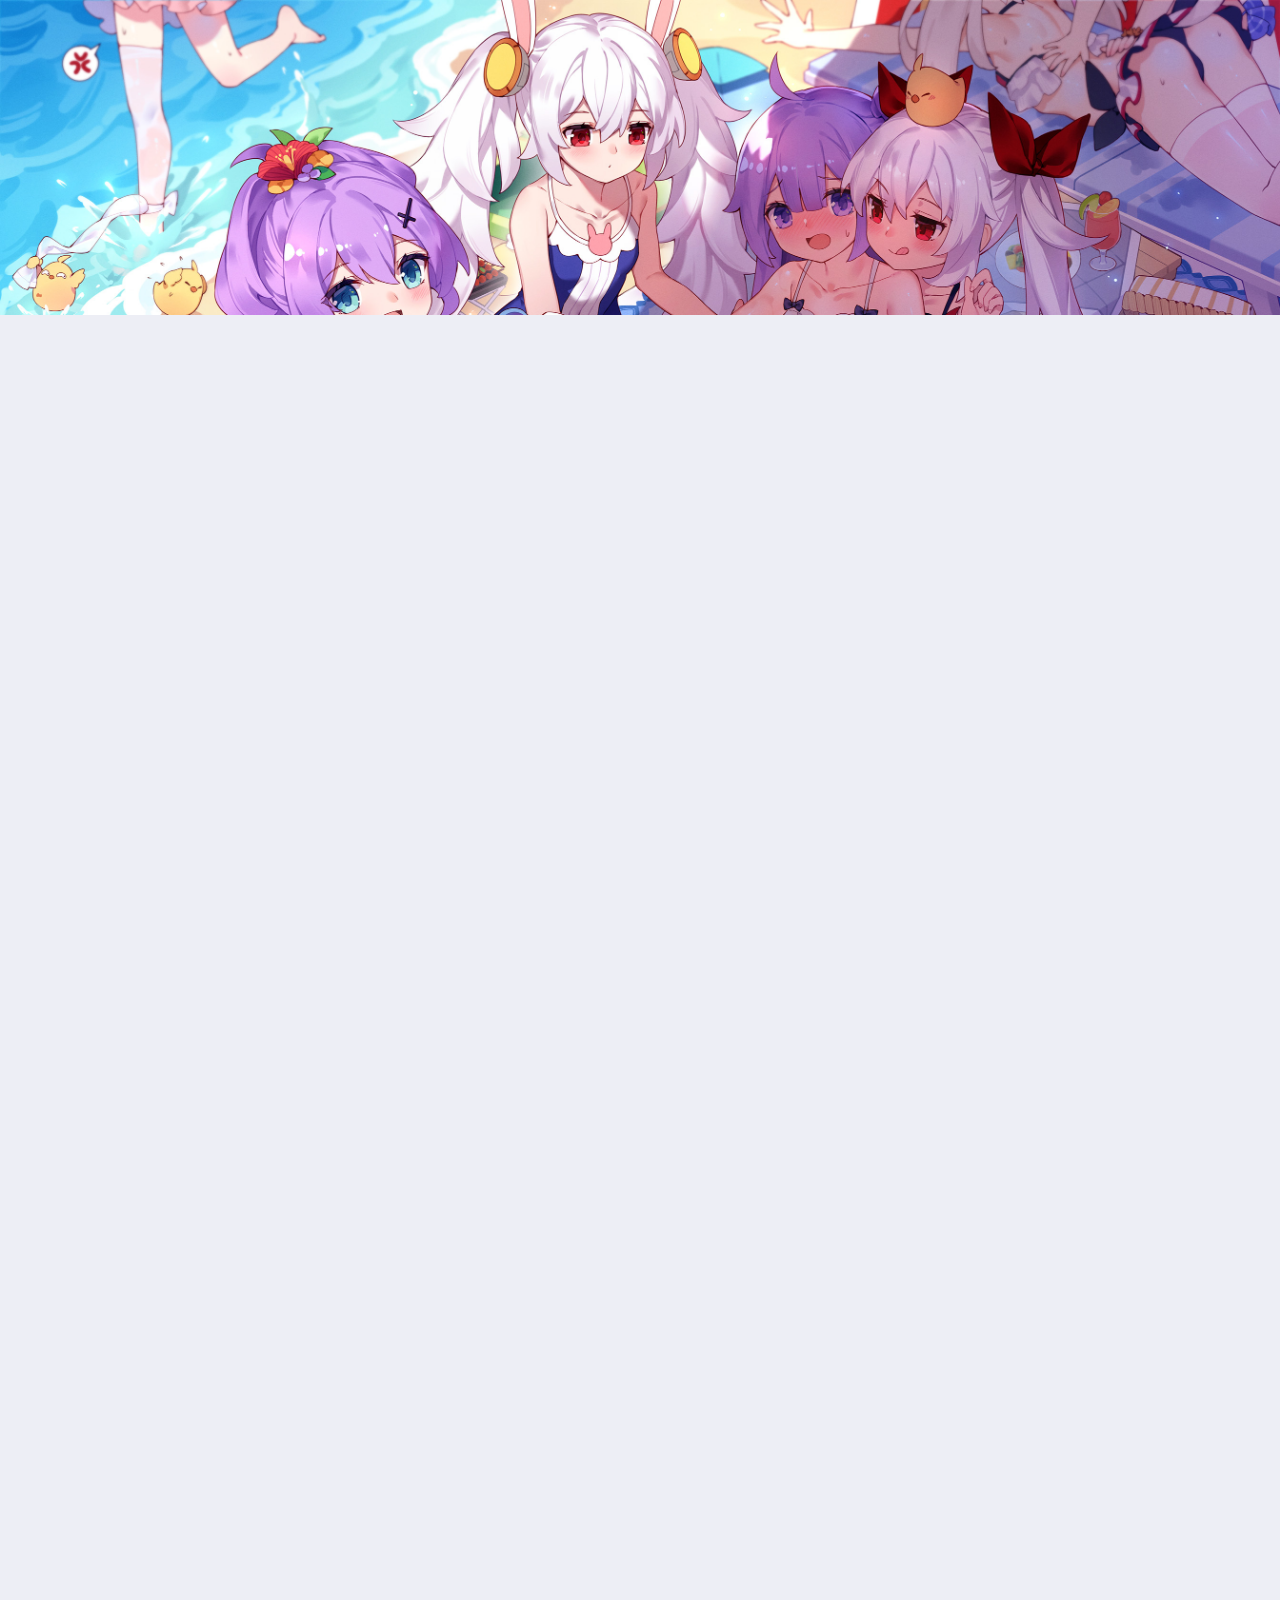
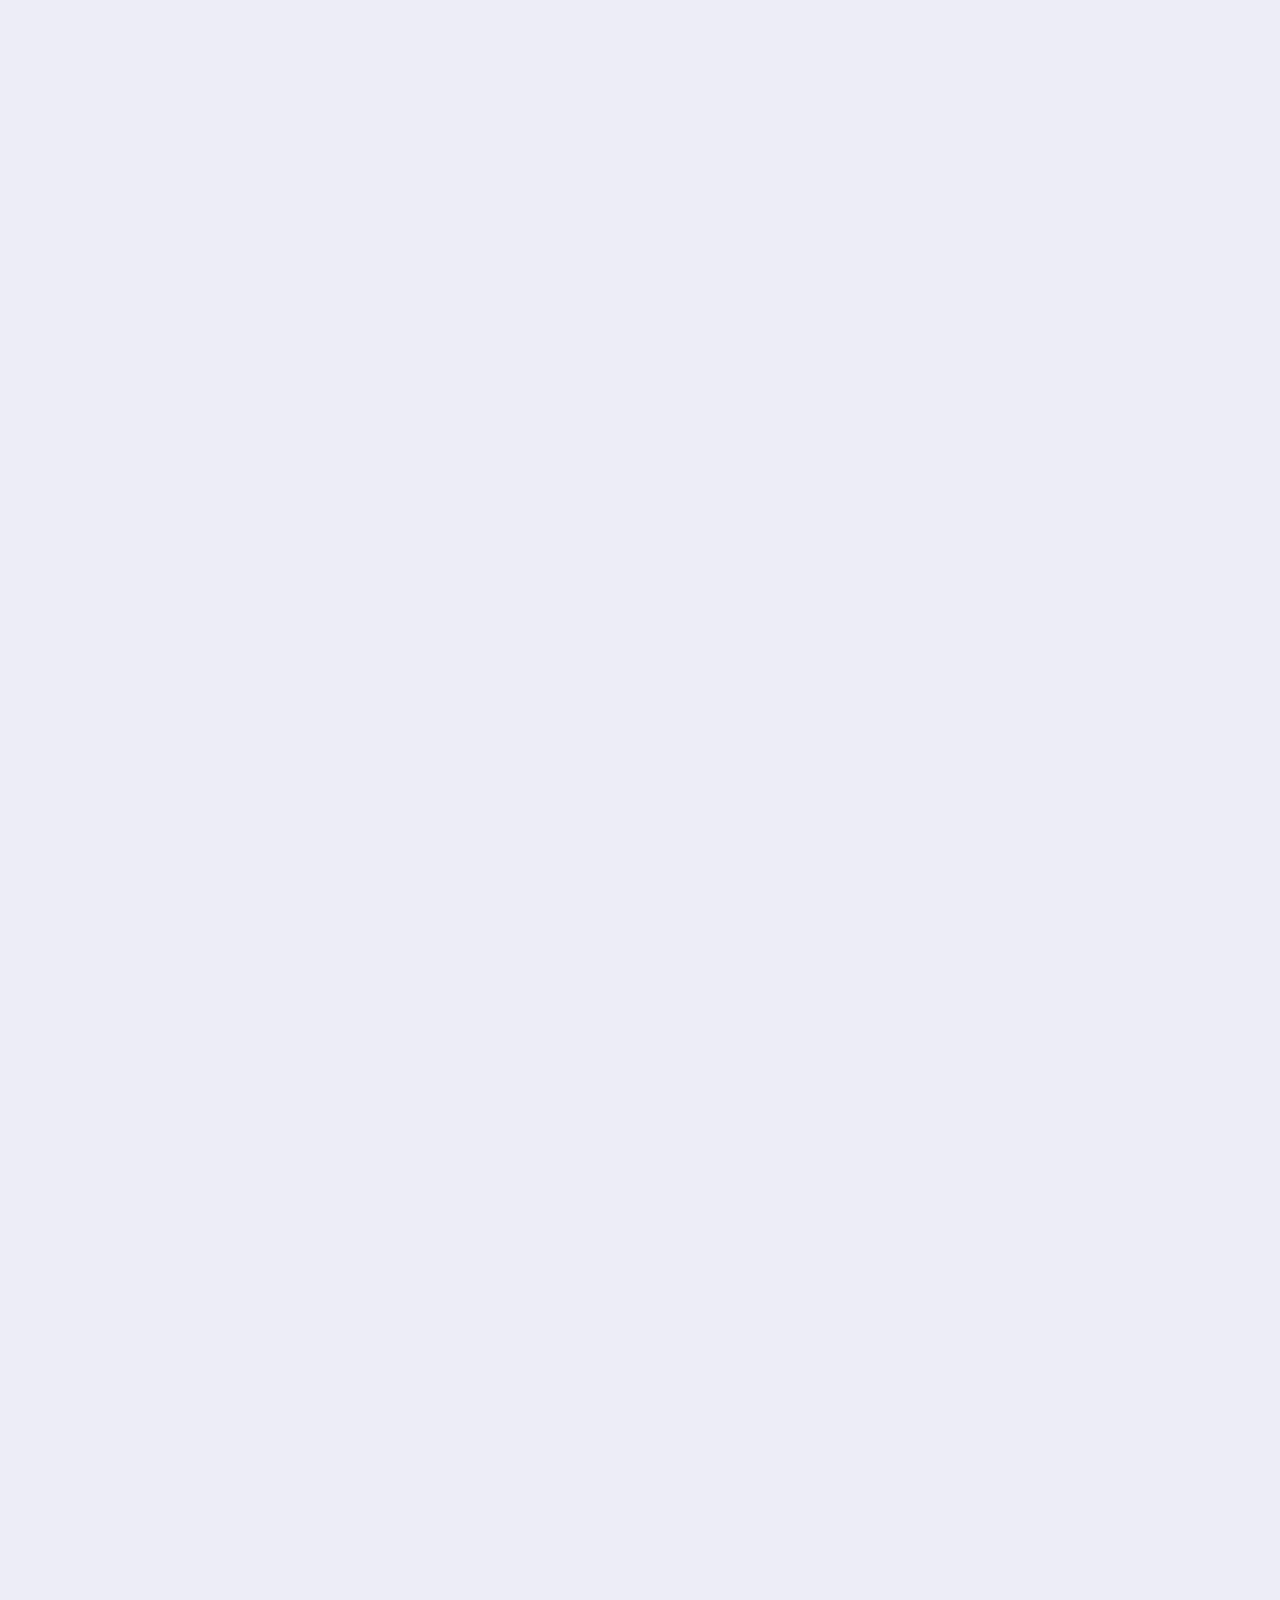
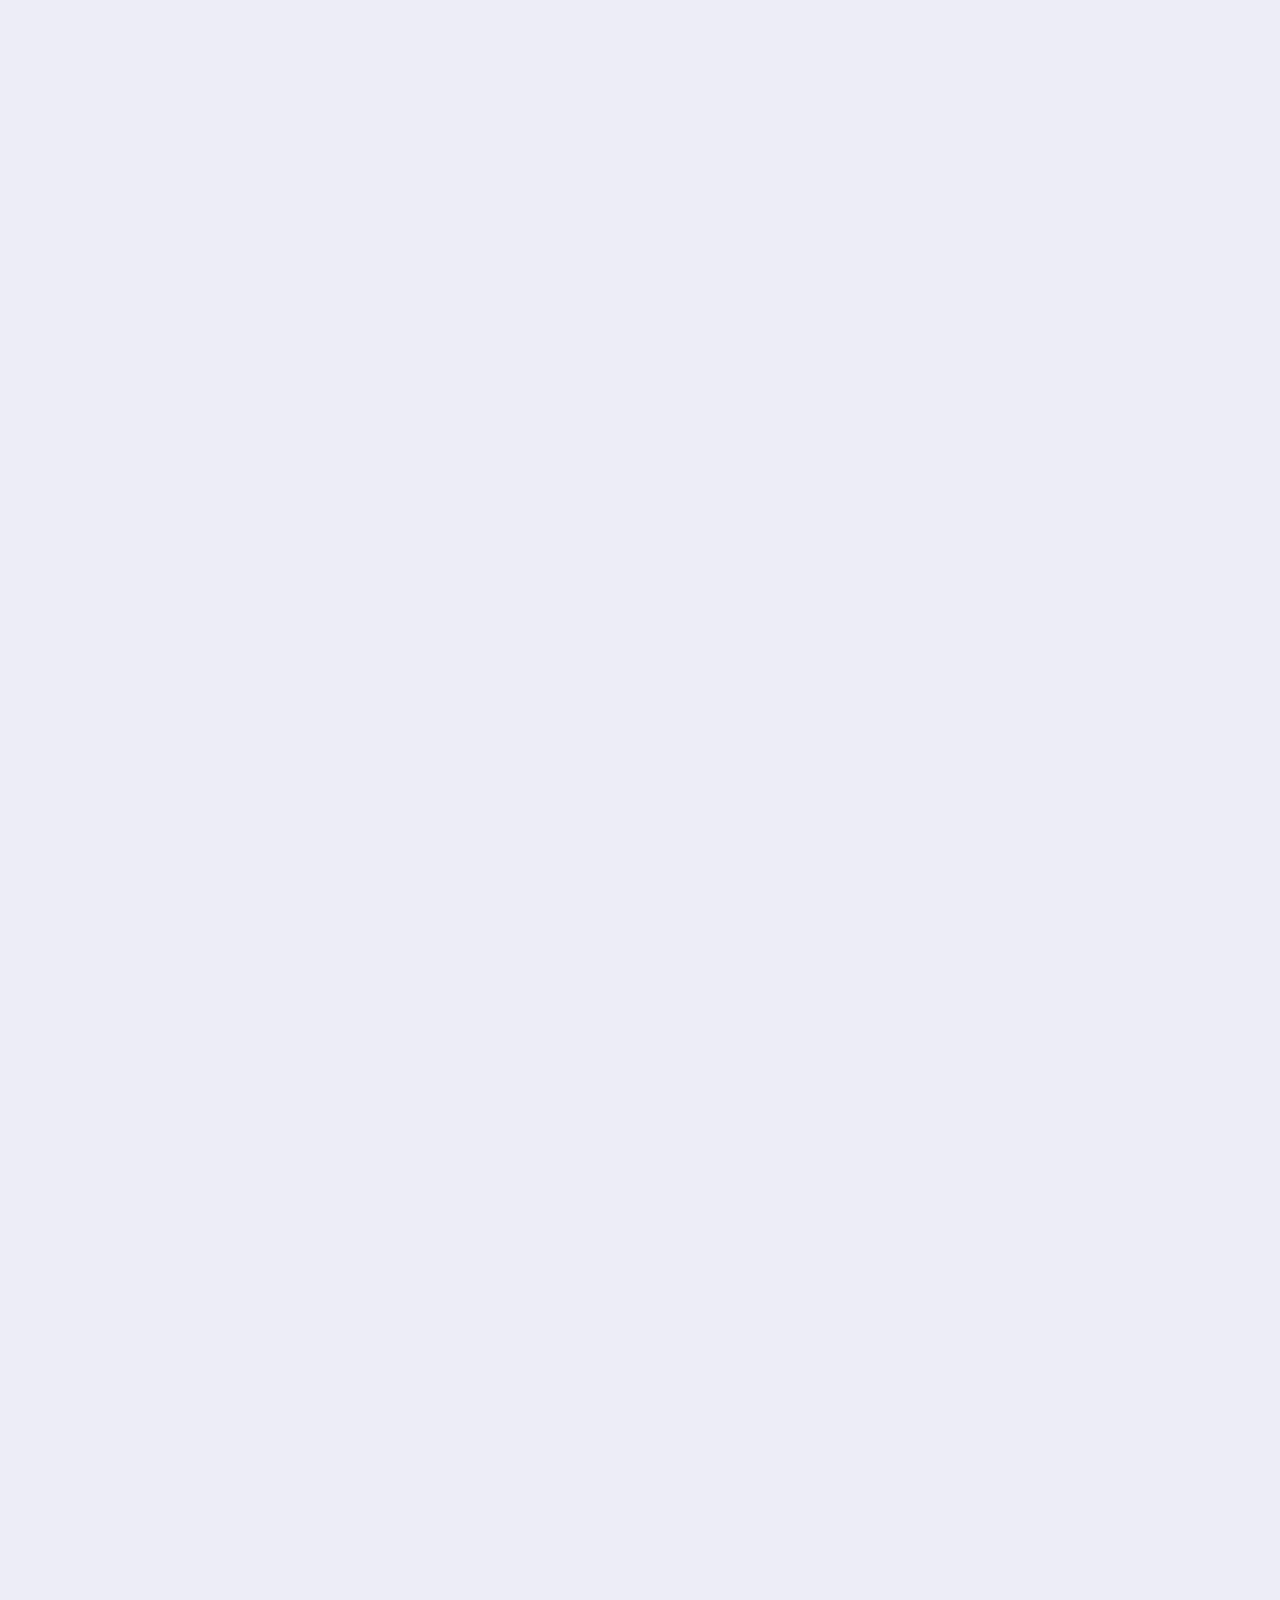
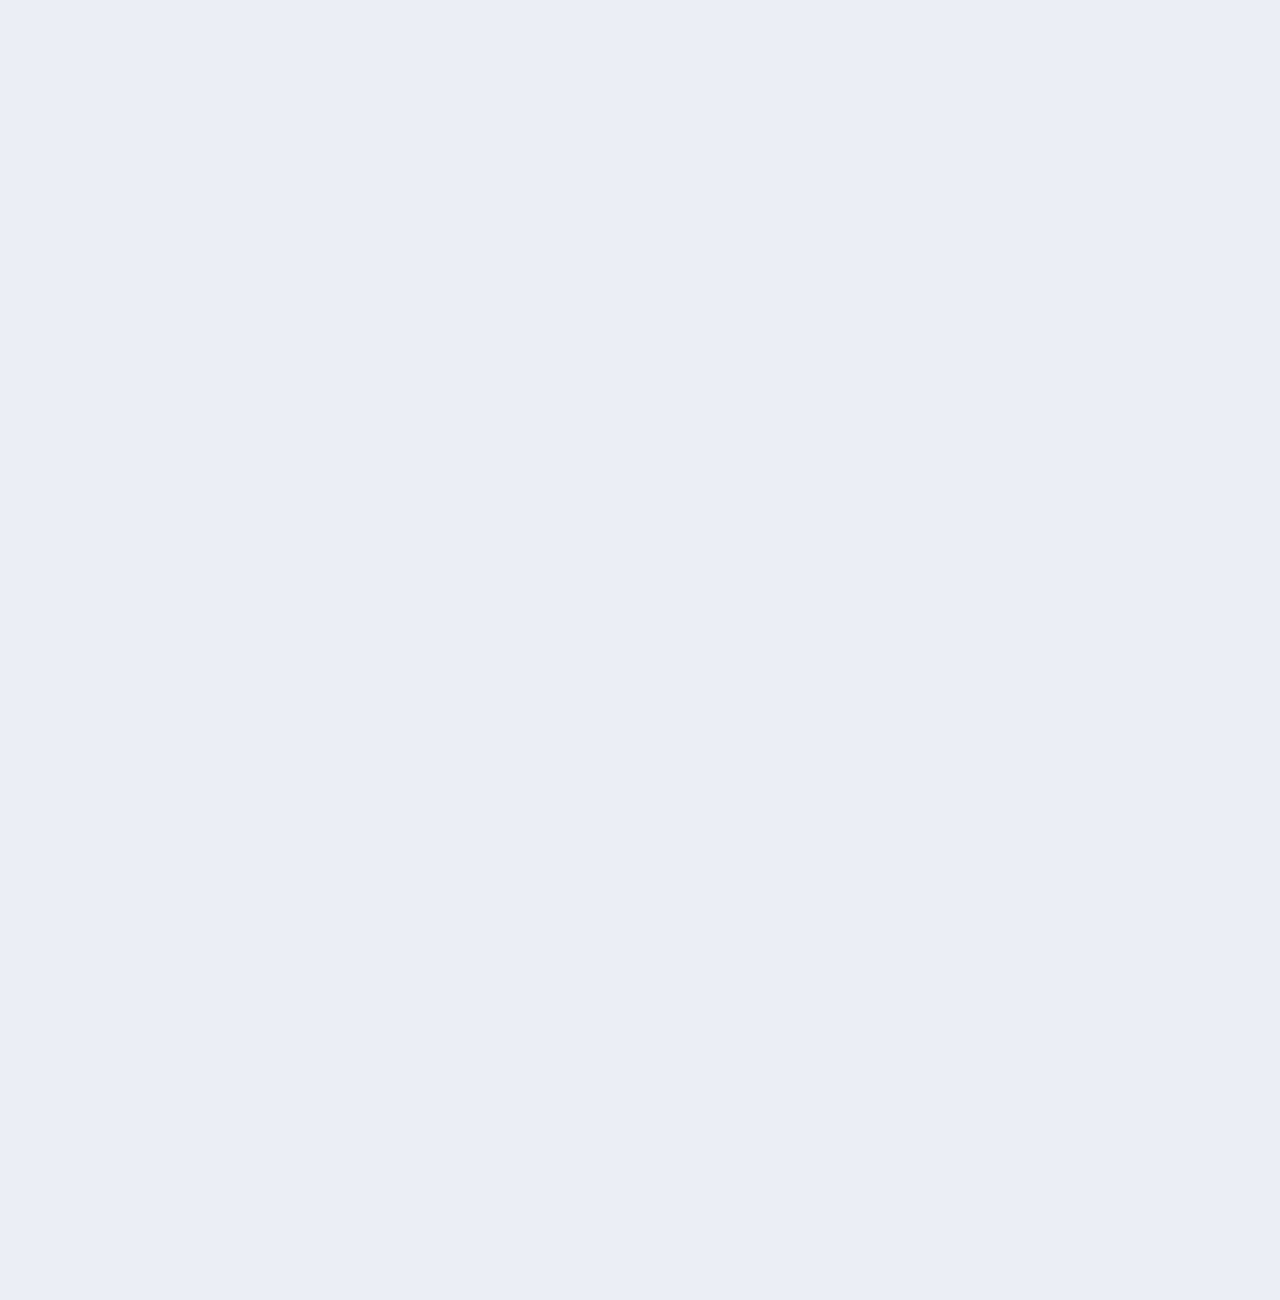
<file: posts/integrate-lsp-for-sora-editor/index.html>
<!DOCTYPE html><html lang="zh-CN" class="bg-[var(--page-bg)] transition text-[14px] md:text-[16px]" data-overlayscrollbars-initialize data-astro-cid-sckkx6r4 style="--bannerOffset: 30vh;--banner-height-home: 65vh;--banner-height: 35vh;--configHue: 280;--page-width: 75rem;"> <head><title>为 Sora Editor 对接 LSP - 一剪沐橙の小窝</title><meta charset="UTF-8"><meta name="description" content="以 typescript-language-server 为例，对接 TypeScript 语言服务器。"><meta name="author" content="一剪沐橙"><meta property="og:site_name" content="一剪沐橙の小窝"><meta property="og:url" content="https://mucute-qwq.github.io/posts/integrate-lsp-for-sora-editor/"><meta property="og:title" content="为 Sora Editor 对接 LSP - 一剪沐橙の小窝"><meta property="og:description" content="以 typescript-language-server 为例，对接 TypeScript 语言服务器。"><meta property="og:type" content="article"><meta name="twitter:card" content="summary_large_image"><meta property="twitter:url" content="https://mucute-qwq.github.io/posts/integrate-lsp-for-sora-editor/"><meta name="twitter:title" content="为 Sora Editor 对接 LSP - 一剪沐橙の小窝"><meta name="twitter:description" content="以 typescript-language-server 为例，对接 TypeScript 语言服务器。"><meta name="viewport" content="width=device-width"><meta name="generator" content="Astro v5.17.1"><link rel="icon" href="/favicon/favicon.png"><!-- Set the theme before the page is rendered to avoid a flash --><script>(function(){const DEFAULT_THEME = "auto";
const LIGHT_MODE = "light";
const DARK_MODE = "dark";
const AUTO_MODE = "auto";
const BANNER_HEIGHT_EXTEND = 30;
const PAGE_WIDTH = 75;
const configHue = 280;

			// Load the theme from local storage
			const theme = localStorage.getItem('theme') || DEFAULT_THEME;
			switch (theme) {
				case LIGHT_MODE:
					document.documentElement.classList.remove('dark');
					break
				case DARK_MODE:
					document.documentElement.classList.add('dark');
					break
				case AUTO_MODE:
					if (window.matchMedia('(prefers-color-scheme: dark)').matches) {
						document.documentElement.classList.add('dark');
					} else {
						document.documentElement.classList.remove('dark');
					}
			}

			// Load the hue from local storage
			const hue = localStorage.getItem('hue') || configHue;
			document.documentElement.style.setProperty('--hue', hue);

			// calculate the --banner-height-extend, which needs to be a multiple of 4 to avoid blurry text
			let offset = Math.floor(window.innerHeight * (BANNER_HEIGHT_EXTEND / 100));
			offset = offset - offset % 4;
			document.documentElement.style.setProperty('--banner-height-extend', `${offset}px`);
		})();</script><!-- defines global css variables. This will be applied to <html> <body> and some other elements idk why --><script type="application/ld+json">{"@context":"https://schema.org","@type":"BlogPosting","headline":"为 Sora Editor 对接 LSP","description":"以 typescript-language-server 为例，对接 TypeScript 语言服务器。","keywords":["Android","LSP"],"author":{"@type":"Person","name":"一剪沐橙","url":"https://mucute-qwq.github.io/"},"datePublished":"2026-01-10","inLanguage":"zh-CN"}</script><link rel="alternate" type="application/rss+xml" title="一剪沐橙" href="https://mucute-qwq.github.io/rss.xml"><link rel="stylesheet" href="/_astro/Layout.y4KPJ9hc.css">
<link rel="stylesheet" href="/_astro/Layout.DSulWsr7.css">
<link rel="stylesheet" href="/_astro/_page_.C1zLzPV9.css">
<link rel="stylesheet" href="/_astro/_page_.a5wetx3c.css">
<link rel="stylesheet" href="/_astro/about.BtniRLn_.css">
<style>.friend-card[data-astro-cid-utnjvubm]{transition:all .4s cubic-bezier(.175,.885,.32,1.1)}.friend-card[data-astro-cid-utnjvubm]:hover{box-shadow:0 25px 50px #00000026,0 15px 30px #0000001f;transform:translateY(-12px) scale(1.02)}
input.svelte-1wah7ro:focus{outline:0}.search-panel.svelte-1wah7ro{max-height:calc(100vh - 100px);overflow-y:auto}#display-setting.svelte-d7tq3k input[type=range]:where(.svelte-d7tq3k){-webkit-appearance:none;height:1.5rem;background-image:var(--color-selection-bar);transition:background-image .15s ease-in-out}#display-setting.svelte-d7tq3k input[type=range]:where(.svelte-d7tq3k)::-webkit-slider-thumb{-webkit-appearance:none;height:1rem;width:.5rem;border-radius:.125rem;background:#ffffffb3;box-shadow:none}#display-setting.svelte-d7tq3k input[type=range]:where(.svelte-d7tq3k)::-webkit-slider-thumb:hover{background:#fffc}#display-setting.svelte-d7tq3k input[type=range]:where(.svelte-d7tq3k)::-webkit-slider-thumb:active{background:#fff9}#display-setting.svelte-d7tq3k input[type=range]:where(.svelte-d7tq3k)::-moz-range-thumb{-webkit-appearance:none;height:1rem;width:.5rem;border-radius:.125rem;border-width:0;background:#ffffffb3;box-shadow:none}#display-setting.svelte-d7tq3k input[type=range]:where(.svelte-d7tq3k)::-moz-range-thumb:hover{background:#fffc}#display-setting.svelte-d7tq3k input[type=range]:where(.svelte-d7tq3k)::-moz-range-thumb:active{background:#fff9}#display-setting.svelte-d7tq3k input[type=range]:where(.svelte-d7tq3k)::-ms-thumb{-webkit-appearance:none;height:1rem;width:.5rem;border-radius:.125rem;background:#ffffffb3;box-shadow:none}#display-setting.svelte-d7tq3k input[type=range]:where(.svelte-d7tq3k)::-ms-thumb:hover{background:#fffc}#display-setting.svelte-d7tq3k input[type=range]:where(.svelte-d7tq3k)::-ms-thumb:active{background:#fff9}
</style><script type="module" src="/_astro/page.Cov4ExHD.js"></script></head> <body class=" min-h-screen transition  enable-banner" data-overlayscrollbars-initialize data-astro-cid-sckkx6r4 style="--bannerOffset: 30vh;--banner-height-home: 65vh;--banner-height: 35vh;--configHue: 280;--page-width: 75rem;"> <div id="config-carrier" data-hue="280"></div>    <div id="top-row" class="z-50 pointer-events-none relative transition-all duration-700 max-w-[var(--page-width)] px-0 md:px-4 mx-auto"> <div id="navbar-wrapper" class="pointer-events-auto sticky top-0 transition-all"> <div id="navbar" class="z-50 onload-animation"> <div class="absolute h-8 left-0 right-0 -top-8 bg-[var(--card-bg)] transition"></div> <!-- used for onload animation --> <div class="card-base !overflow-visible max-w-[var(--page-width)] h-[4.5rem] !rounded-t-none mx-auto flex items-center justify-between px-4"> <a href="/" class="btn-plain scale-animation rounded-lg h-[3.25rem] px-5 font-bold active:scale-95"> <div class="flex flex-row text-[var(--primary)] items-center text-md"> <svg width="1em" height="1em" class="text-[1.75rem] mb-1 mr-2" data-icon="material-symbols:home-outline-rounded">   <symbol id="ai:material-symbols:home-outline-rounded" viewBox="0 0 24 24"><path fill="currentColor" d="M6 19h3v-5q0-.425.288-.712T10 13h4q.425 0 .713.288T15 14v5h3v-9l-6-4.5L6 10zm-2 0v-9q0-.475.213-.9t.587-.7l6-4.5q.525-.4 1.2-.4t1.2.4l6 4.5q.375.275.588.7T20 10v9q0 .825-.588 1.413T18 21h-4q-.425 0-.712-.288T13 20v-5h-2v5q0 .425-.288.713T10 21H6q-.825 0-1.412-.587T4 19m8-6.75"/></symbol><use href="#ai:material-symbols:home-outline-rounded"></use>  </svg> 一剪沐橙の小窝 </div> </a> <div class="hidden md:flex"> <a aria-label="主页" href="/" class="btn-plain scale-animation rounded-lg h-11 font-bold px-5 active:scale-95"> <div class="flex items-center"> 主页  </div> </a><a aria-label="归档" href="/archive/" class="btn-plain scale-animation rounded-lg h-11 font-bold px-5 active:scale-95"> <div class="flex items-center"> 归档  </div> </a><a aria-label="友链" href="/friend-link/" class="btn-plain scale-animation rounded-lg h-11 font-bold px-5 active:scale-95"> <div class="flex items-center"> 友链  </div> </a><a aria-label="关于" href="/about/" class="btn-plain scale-animation rounded-lg h-11 font-bold px-5 active:scale-95"> <div class="flex items-center"> 关于  </div> </a> </div> <div class="flex"> <!--<SearchPanel client:load>--> <style>astro-island,astro-slot,astro-static-slot{display:contents}</style><script>(()=>{var e=async t=>{await(await t())()};(self.Astro||(self.Astro={})).only=e;window.dispatchEvent(new Event("astro:only"));})();</script><script>(()=>{var A=Object.defineProperty;var g=(i,o,a)=>o in i?A(i,o,{enumerable:!0,configurable:!0,writable:!0,value:a}):i[o]=a;var d=(i,o,a)=>g(i,typeof o!="symbol"?o+"":o,a);{let i={0:t=>m(t),1:t=>a(t),2:t=>new RegExp(t),3:t=>new Date(t),4:t=>new Map(a(t)),5:t=>new Set(a(t)),6:t=>BigInt(t),7:t=>new URL(t),8:t=>new Uint8Array(t),9:t=>new Uint16Array(t),10:t=>new Uint32Array(t),11:t=>1/0*t},o=t=>{let[l,e]=t;return l in i?i[l](e):void 0},a=t=>t.map(o),m=t=>typeof t!="object"||t===null?t:Object.fromEntries(Object.entries(t).map(([l,e])=>[l,o(e)]));class y extends HTMLElement{constructor(){super(...arguments);d(this,"Component");d(this,"hydrator");d(this,"hydrate",async()=>{var b;if(!this.hydrator||!this.isConnected)return;let e=(b=this.parentElement)==null?void 0:b.closest("astro-island[ssr]");if(e){e.addEventListener("astro:hydrate",this.hydrate,{once:!0});return}let c=this.querySelectorAll("astro-slot"),n={},h=this.querySelectorAll("template[data-astro-template]");for(let r of h){let s=r.closest(this.tagName);s!=null&&s.isSameNode(this)&&(n[r.getAttribute("data-astro-template")||"default"]=r.innerHTML,r.remove())}for(let r of c){let s=r.closest(this.tagName);s!=null&&s.isSameNode(this)&&(n[r.getAttribute("name")||"default"]=r.innerHTML)}let p;try{p=this.hasAttribute("props")?m(JSON.parse(this.getAttribute("props"))):{}}catch(r){let s=this.getAttribute("component-url")||"<unknown>",v=this.getAttribute("component-export");throw v&&(s+=` (export ${v})`),console.error(`[hydrate] Error parsing props for component ${s}`,this.getAttribute("props"),r),r}let u;await this.hydrator(this)(this.Component,p,n,{client:this.getAttribute("client")}),this.removeAttribute("ssr"),this.dispatchEvent(new CustomEvent("astro:hydrate"))});d(this,"unmount",()=>{this.isConnected||this.dispatchEvent(new CustomEvent("astro:unmount"))})}disconnectedCallback(){document.removeEventListener("astro:after-swap",this.unmount),document.addEventListener("astro:after-swap",this.unmount,{once:!0})}connectedCallback(){if(!this.hasAttribute("await-children")||document.readyState==="interactive"||document.readyState==="complete")this.childrenConnectedCallback();else{let e=()=>{document.removeEventListener("DOMContentLoaded",e),c.disconnect(),this.childrenConnectedCallback()},c=new MutationObserver(()=>{var n;((n=this.lastChild)==null?void 0:n.nodeType)===Node.COMMENT_NODE&&this.lastChild.nodeValue==="astro:end"&&(this.lastChild.remove(),e())});c.observe(this,{childList:!0}),document.addEventListener("DOMContentLoaded",e)}}async childrenConnectedCallback(){let e=this.getAttribute("before-hydration-url");e&&await import(e),this.start()}async start(){let e=JSON.parse(this.getAttribute("opts")),c=this.getAttribute("client");if(Astro[c]===void 0){window.addEventListener(`astro:${c}`,()=>this.start(),{once:!0});return}try{await Astro[c](async()=>{let n=this.getAttribute("renderer-url"),[h,{default:p}]=await Promise.all([import(this.getAttribute("component-url")),n?import(n):()=>()=>{}]),u=this.getAttribute("component-export")||"default";if(!u.includes("."))this.Component=h[u];else{this.Component=h;for(let f of u.split("."))this.Component=this.Component[f]}return this.hydrator=p,this.hydrate},e,this)}catch(n){console.error(`[astro-island] Error hydrating ${this.getAttribute("component-url")}`,n)}}attributeChangedCallback(){this.hydrate()}}d(y,"observedAttributes",["props"]),customElements.get("astro-island")||customElements.define("astro-island",y)}})();</script><astro-island uid="ZeFYuk" component-url="/_astro/Search.ClwJyNb5.js" component-export="default" renderer-url="/_astro/client.svelte.CLPKtJCX.js" props="{}" ssr client="only" opts="{&quot;name&quot;:&quot;Search&quot;,&quot;value&quot;:&quot;svelte&quot;}"></astro-island>  <astro-island uid="1g5Aab" component-url="/_astro/LightDarkSwitch.BLdhai4f.js" component-export="default" renderer-url="/_astro/client.svelte.CLPKtJCX.js" props="{}" ssr client="only" opts="{&quot;name&quot;:&quot;LightDarkSwitch&quot;,&quot;value&quot;:&quot;svelte&quot;}"></astro-island> <button aria-label="Menu" name="Nav Menu" class="btn-plain scale-animation rounded-lg w-11 h-11 active:scale-90 md:!hidden" id="nav-menu-switch"> <svg width="1em" height="1em" class="text-[1.25rem]" data-icon="material-symbols:menu-rounded">   <symbol id="ai:material-symbols:menu-rounded" viewBox="0 0 24 24"><path fill="currentColor" d="M4 18q-.425 0-.712-.288T3 17t.288-.712T4 16h16q.425 0 .713.288T21 17t-.288.713T20 18zm0-5q-.425 0-.712-.288T3 12t.288-.712T4 11h16q.425 0 .713.288T21 12t-.288.713T20 13zm0-5q-.425 0-.712-.288T3 7t.288-.712T4 6h16q.425 0 .713.288T21 7t-.288.713T20 8z"/></symbol><use href="#ai:material-symbols:menu-rounded"></use>  </svg> </button> </div> <div id="nav-menu-panel" class="float-panel float-panel-closed absolute transition-all fixed right-4 px-2 py-2"> <a href="/" class="group flex justify-between items-center py-2 pl-3 pr-1 rounded-lg gap-8
            hover:bg-[var(--btn-plain-bg-hover)] active:bg-[var(--btn-plain-bg-active)] transition
        "> <div class="transition text-black/75 dark:text-white/75 font-bold group-hover:text-[var(--primary)] group-active:text-[var(--primary)]"> 主页 </div> <svg width="1em" height="1em" class="transition text-[1.25rem] text-[var(--primary)]" data-icon="material-symbols:chevron-right-rounded">   <symbol id="ai:material-symbols:chevron-right-rounded" viewBox="0 0 24 24"><path fill="currentColor" d="M12.6 12L8.7 8.1q-.275-.275-.275-.7t.275-.7t.7-.275t.7.275l4.6 4.6q.15.15.213.325t.062.375t-.062.375t-.213.325l-4.6 4.6q-.275.275-.7.275t-.7-.275t-.275-.7t.275-.7z"/></symbol><use href="#ai:material-symbols:chevron-right-rounded"></use>  </svg>  </a><a href="/archive/" class="group flex justify-between items-center py-2 pl-3 pr-1 rounded-lg gap-8
            hover:bg-[var(--btn-plain-bg-hover)] active:bg-[var(--btn-plain-bg-active)] transition
        "> <div class="transition text-black/75 dark:text-white/75 font-bold group-hover:text-[var(--primary)] group-active:text-[var(--primary)]"> 归档 </div> <svg width="1em" height="1em" viewBox="0 0 24 24" class="transition text-[1.25rem] text-[var(--primary)]" data-icon="material-symbols:chevron-right-rounded">   <use href="#ai:material-symbols:chevron-right-rounded"></use>  </svg>  </a><a href="/friend-link/" class="group flex justify-between items-center py-2 pl-3 pr-1 rounded-lg gap-8
            hover:bg-[var(--btn-plain-bg-hover)] active:bg-[var(--btn-plain-bg-active)] transition
        "> <div class="transition text-black/75 dark:text-white/75 font-bold group-hover:text-[var(--primary)] group-active:text-[var(--primary)]"> 友链 </div> <svg width="1em" height="1em" viewBox="0 0 24 24" class="transition text-[1.25rem] text-[var(--primary)]" data-icon="material-symbols:chevron-right-rounded">   <use href="#ai:material-symbols:chevron-right-rounded"></use>  </svg>  </a><a href="/about/" class="group flex justify-between items-center py-2 pl-3 pr-1 rounded-lg gap-8
            hover:bg-[var(--btn-plain-bg-hover)] active:bg-[var(--btn-plain-bg-active)] transition
        "> <div class="transition text-black/75 dark:text-white/75 font-bold group-hover:text-[var(--primary)] group-active:text-[var(--primary)]"> 关于 </div> <svg width="1em" height="1em" viewBox="0 0 24 24" class="transition text-[1.25rem] text-[var(--primary)]" data-icon="material-symbols:chevron-right-rounded">   <use href="#ai:material-symbols:chevron-right-rounded"></use>  </svg>  </a> </div> <astro-island uid="Kl9sd" component-url="/_astro/DisplaySettings.C-x0ig57.js" component-export="default" renderer-url="/_astro/client.svelte.CLPKtJCX.js" props="{}" ssr client="only" opts="{&quot;name&quot;:&quot;DisplaySettings&quot;,&quot;value&quot;:&quot;svelte&quot;}"></astro-island> </div> </div> <script type="module">function c(){localStorage.theme==="dark"?(document.documentElement.classList.remove("dark"),localStorage.theme="light"):(document.documentElement.classList.add("dark"),localStorage.theme="dark")}function o(){let t=document.getElementById("scheme-switch");t&&(t.onclick=function(){c()});let n=document.getElementById("display-settings-switch");n&&(n.onclick=function(){let e=document.getElementById("display-setting");e&&e.classList.toggle("float-panel-closed")});let l=document.getElementById("nav-menu-switch");l&&(l.onclick=function(){let e=document.getElementById("nav-menu-panel");e&&e.classList.toggle("float-panel-closed")})}o();</script> <script>(function(){const scriptUrl = "/pagefind/pagefind.js";

async function loadPagefind() {
    try {
        const response = await fetch(scriptUrl, { method: 'HEAD' });
        if (!response.ok) {
            throw new Error(`Pagefind script not found: ${response.status}`);
        }

        const pagefind = await import(scriptUrl);

        await pagefind.options({
            excerptLength: 20
        });

        window.pagefind = pagefind;

        document.dispatchEvent(new CustomEvent('pagefindready'));
        console.log('Pagefind loaded and initialized successfully, event dispatched.');
    } catch (error) {
        console.error('Failed to load Pagefind:', error);
        window.pagefind = {
            search: () => Promise.resolve({ results: [] }),
            options: () => Promise.resolve(),
        };
        document.dispatchEvent(new CustomEvent('pagefindloaderror'));
        console.log('Pagefind load error, event dispatched.');
    }
}

if (document.readyState === 'loading') {
    document.addEventListener('DOMContentLoaded', loadPagefind);
} else {
    loadPagefind();
}
})();</script> </div> </div>  <div id="banner-wrapper" class="absolute z-10 w-full transition duration-700 overflow-hidden" style="top: -30vh"> <div id="banner" class="object-cover h-full transition duration-700 opacity-0 scale-105 overflow-hidden relative"> <div class="transition absolute inset-0 dark:bg-black/10 bg-opacity-50 pointer-events-none"></div>  <img src="/images/banner.png" alt="Banner image of the blog" class="w-full h-full object-cover" style="object-position: top"> </div> </div> <div class="absolute w-full z-30 pointer-events-none" style="top: calc(35vh - 3.5rem)"> <!-- The pointer-events-none here prevent blocking the click event of the TOC --> <div class="relative max-w-[var(--page-width)] mx-auto pointer-events-auto"> <div id="main-grid" class="transition duration-700 w-full left-0 right-0 grid grid-cols-[17.5rem_auto] grid-rows-[auto_1fr_auto] lg:grid-rows-[auto]
    mx-auto gap-4 px-0 md:px-4"> <!-- Banner image credit -->  <div id="sidebar" class="mb-4 row-start-2 row-end-3 col-span-2 lg:row-start-1 lg:row-end-2 lg:col-span-1 lg:max-w-[17.5rem] onload-animation w-full"> <div class="flex flex-col w-full gap-4 mb-4"> <div class="card-base p-3"> <a aria-label="Go to About Page" href="/about/" class="group block relative mx-auto mt-1 lg:mx-0 lg:mt-0 mb-3
       max-w-[12rem] lg:max-w-none overflow-hidden rounded-xl active:scale-95"> <div class="absolute transition pointer-events-none group-hover:bg-black/30 group-active:bg-black/50
        w-full h-full z-50 flex items-center justify-center"> <svg width="1.13em" height="1em" class="transition opacity-0 scale-90 group-hover:scale-100 group-hover:opacity-100 text-white text-5xl" data-icon="fa6-regular:address-card">   <symbol id="ai:fa6-regular:address-card" viewBox="0 0 576 512"><path fill="currentColor" d="M512 80c8.8 0 16 7.2 16 16v320c0 8.8-7.2 16-16 16H64c-8.8 0-16-7.2-16-16V96c0-8.8 7.2-16 16-16zM64 32C28.7 32 0 60.7 0 96v320c0 35.3 28.7 64 64 64h448c35.3 0 64-28.7 64-64V96c0-35.3-28.7-64-64-64zm144 224a64 64 0 1 0 0-128a64 64 0 1 0 0 128m-32 32c-44.2 0-80 35.8-80 80c0 8.8 7.2 16 16 16h192c8.8 0 16-7.2 16-16c0-44.2-35.8-80-80-80zm200-144c-13.3 0-24 10.7-24 24s10.7 24 24 24h80c13.3 0 24-10.7 24-24s-10.7-24-24-24zm0 96c-13.3 0-24 10.7-24 24s10.7 24 24 24h80c13.3 0 24-10.7 24-24s-10.7-24-24-24z"/></symbol><use href="#ai:fa6-regular:address-card"></use>  </svg> </div> <div class="mx-auto lg:w-full h-full lg:mt-0  overflow-hidden relative"> <div class="transition absolute inset-0 dark:bg-black/10 bg-opacity-50 pointer-events-none"></div>  <img src="/images/avatar.jpg" alt="Profile Image of the Author" class="w-full h-full object-cover" style="object-position: center"> </div> </a> <div class="px-2"> <div class="font-bold text-xl text-center mb-1 dark:text-neutral-50 transition">一剪沐橙</div> <div class="h-1 w-5 bg-[var(--primary)] mx-auto rounded-full mb-2 transition"></div> <div class="text-center text-neutral-400 mb-2.5 transition">Forever MuCute.</div> <div class="flex flex-wrap gap-2 justify-center mb-1"> <a rel="me" aria-label="GitHub" href="https://github.com/mucute-qwq" target="_blank" class="btn-regular rounded-lg h-10 w-10 active:scale-90"> <svg width="0.97em" height="1em" class="text-[1.5rem]" data-icon="fa6-brands:github">   <symbol id="ai:fa6-brands:github" viewBox="0 0 496 512"><path fill="currentColor" d="M165.9 397.4c0 2-2.3 3.6-5.2 3.6c-3.3.3-5.6-1.3-5.6-3.6c0-2 2.3-3.6 5.2-3.6c3-.3 5.6 1.3 5.6 3.6m-31.1-4.5c-.7 2 1.3 4.3 4.3 4.9c2.6 1 5.6 0 6.2-2s-1.3-4.3-4.3-5.2c-2.6-.7-5.5.3-6.2 2.3m44.2-1.7c-2.9.7-4.9 2.6-4.6 4.9c.3 2 2.9 3.3 5.9 2.6c2.9-.7 4.9-2.6 4.6-4.6c-.3-1.9-3-3.2-5.9-2.9M244.8 8C106.1 8 0 113.3 0 252c0 110.9 69.8 205.8 169.5 239.2c12.8 2.3 17.3-5.6 17.3-12.1c0-6.2-.3-40.4-.3-61.4c0 0-70 15-84.7-29.8c0 0-11.4-29.1-27.8-36.6c0 0-22.9-15.7 1.6-15.4c0 0 24.9 2 38.6 25.8c21.9 38.6 58.6 27.5 72.9 20.9c2.3-16 8.8-27.1 16-33.7c-55.9-6.2-112.3-14.3-112.3-110.5c0-27.5 7.6-41.3 23.6-58.9c-2.6-6.5-11.1-33.3 2.6-67.9c20.9-6.5 69 27 69 27c20-5.6 41.5-8.5 62.8-8.5s42.8 2.9 62.8 8.5c0 0 48.1-33.6 69-27c13.7 34.7 5.2 61.4 2.6 67.9c16 17.7 25.8 31.5 25.8 58.9c0 96.5-58.9 104.2-114.8 110.5c9.2 7.9 17 22.9 17 46.4c0 33.7-.3 75.4-.3 83.6c0 6.5 4.6 14.4 17.3 12.1C428.2 457.8 496 362.9 496 252C496 113.3 383.5 8 244.8 8M97.2 352.9c-1.3 1-1 3.3.7 5.2c1.6 1.6 3.9 2.3 5.2 1c1.3-1 1-3.3-.7-5.2c-1.6-1.6-3.9-2.3-5.2-1m-10.8-8.1c-.7 1.3.3 2.9 2.3 3.9c1.6 1 3.6.7 4.3-.7c.7-1.3-.3-2.9-2.3-3.9c-2-.6-3.6-.3-4.3.7m32.4 35.6c-1.6 1.3-1 4.3 1.3 6.2c2.3 2.3 5.2 2.6 6.5 1c1.3-1.3.7-4.3-1.3-6.2c-2.2-2.3-5.2-2.6-6.5-1m-11.4-14.7c-1.6 1-1.6 3.6 0 5.9s4.3 3.3 5.6 2.3c1.6-1.3 1.6-3.9 0-6.2c-1.4-2.3-4-3.3-5.6-2"/></symbol><use href="#ai:fa6-brands:github"></use>  </svg> </a><a rel="me" aria-label="BiliBili" href="https://space.bilibili.com/3536995034859521" target="_blank" class="btn-regular rounded-lg h-10 w-10 active:scale-90"> <svg width="1em" height="1em" class="text-[1.5rem]" data-icon="fa6-brands:bilibili">   <symbol id="ai:fa6-brands:bilibili" viewBox="0 0 512 512"><path fill="currentColor" d="M488.6 104.1c16.7 18.1 24.4 39.7 23.3 65.7v202.4c-.4 26.4-9.2 48.1-26.5 65.1c-17.2 17-39.1 25.9-65.5 26.7H92.02c-26.45-.8-48.21-9.8-65.28-27.2C9.682 419.4.767 396.5 0 368.2V169.8c.767-26 9.682-47.6 26.74-65.7C43.81 87.75 65.57 78.77 92.02 78h29.38L96.05 52.19c-5.75-5.73-8.63-13-8.63-21.79c0-8.8 2.88-16.06 8.63-21.797C101.8 2.868 109.1 0 117.9 0q13.2 0 21.9 8.603L213.1 78h88l74.5-69.397C381.7 2.868 389.2 0 398 0q13.2 0 21.9 8.603c5.7 5.737 8.6 12.997 8.6 21.797c0 8.79-2.9 16.06-8.6 21.79L394.6 78h29.3c26.4.77 48 9.75 64.7 26.1m-38.8 69.7c-.4-9.6-3.7-17.4-10.7-23.5c-5.2-6.1-14-9.4-22.7-9.8H96.05c-9.59.4-17.45 3.7-23.58 9.8c-6.14 6.1-9.4 13.9-9.78 23.5v194.4c0 9.2 3.26 17 9.78 23.5s14.38 9.8 23.58 9.8H416.4c9.2 0 17-3.3 23.3-9.8s9.7-14.3 10.1-23.5zm-264.3 42.7c6.3 6.3 9.7 14.1 10.1 23.2V273c-.4 9.2-3.7 16.9-9.8 23.2c-6.2 6.3-14 9.5-23.6 9.5s-17.5-3.2-23.6-9.5s-9.4-14-9.8-23.2v-33.3c.4-9.1 3.8-16.9 10.1-23.2s13.2-9.6 23.3-10c9.2.4 17 3.7 23.3 10m191.5 0c6.3 6.3 9.7 14.1 10.1 23.2V273c-.4 9.2-3.7 16.9-9.8 23.2s-14 9.5-23.6 9.5s-17.4-3.2-23.6-9.5c-7-6.3-9.4-14-9.7-23.2v-33.3c.3-9.1 3.7-16.9 10-23.2s14.1-9.6 23.3-10c9.2.4 17 3.7 23.3 10"/></symbol><use href="#ai:fa6-brands:bilibili"></use>  </svg> </a><a rel="me" aria-label="Email" href="mailto:3578557729@qq.com" target="_blank" class="btn-regular rounded-lg h-10 w-10 active:scale-90"> <svg width="1em" height="1em" class="text-[1.5rem]" data-icon="fa6-regular:envelope">   <symbol id="ai:fa6-regular:envelope" viewBox="0 0 512 512"><path fill="currentColor" d="M64 112c-8.8 0-16 7.2-16 16v22.1l172.5 141.6c20.7 17 50.4 17 71.1 0L464 150.1V128c0-8.8-7.2-16-16-16zM48 212.2V384c0 8.8 7.2 16 16 16h384c8.8 0 16-7.2 16-16V212.2L322 328.8c-38.4 31.5-93.7 31.5-132 0zM0 128c0-35.3 28.7-64 64-64h384c35.3 0 64 28.7 64 64v256c0 35.3-28.7 64-64 64H64c-35.3 0-64-28.7-64-64z"/></symbol><use href="#ai:fa6-regular:envelope"></use>  </svg> </a>  </div> </div> </div> </div> <div id="sidebar-sticky" class="transition-all duration-700 flex flex-col w-full gap-4 top-4 sticky top-4"> <widget-layout data-id="categories" data-is-collapsed="false" class="pb-4 card-base onload-animation" style="animation-delay: 150ms; --collapsedHeight: 7.5rem;" data-astro-cid-ucso7hve="true"> <div class="font-bold transition text-lg text-neutral-900 dark:text-neutral-100 relative ml-8 mt-4 mb-2
        before:w-1 before:h-4 before:rounded-md before:bg-[var(--primary)]
        before:absolute before:left-[-16px] before:top-[5.5px]" data-astro-cid-ucso7hve style="--collapsedHeight: 7.5rem;">分类</div> <div id="categories" class="collapse-wrapper px-4 overflow-hidden" data-astro-cid-ucso7hve style="--collapsedHeight: 7.5rem;"> <a href="/archive/?category=%E6%95%99%E7%A8%8B" aria-label="View all posts in the 教程 category"> <button class="
            w-full
            h-10
            rounded-lg
            bg-none
            hover:bg-[var(--btn-plain-bg-hover)]
            active:bg-[var(--btn-plain-bg-active)]
            transition-all
            pl-2
            hover:pl-3
            
            text-neutral-700
            hover:text-[var(--primary)]
            dark:text-neutral-300
            dark:hover:text-[var(--primary)]
        "> <div class="flex items-center justify-between relative mr-2"> <div class="overflow-hidden text-left whitespace-nowrap overflow-ellipsis  "> 教程 </div> <div class="transition px-2 h-7 ml-4 min-w-[2rem] rounded-lg text-sm font-bold
                    text-[var(--btn-content)] dark:text-[var(--deep-text)]
                    bg-[var(--btn-regular-bg)] dark:bg-[var(--primary)]
                    flex items-center justify-center"> 5 </div> </div> </button> </a><a href="/archive/?category=%E9%97%B2%E8%B0%88" aria-label="View all posts in the 闲谈 category"> <button class="
            w-full
            h-10
            rounded-lg
            bg-none
            hover:bg-[var(--btn-plain-bg-hover)]
            active:bg-[var(--btn-plain-bg-active)]
            transition-all
            pl-2
            hover:pl-3
            
            text-neutral-700
            hover:text-[var(--primary)]
            dark:text-neutral-300
            dark:hover:text-[var(--primary)]
        "> <div class="flex items-center justify-between relative mr-2"> <div class="overflow-hidden text-left whitespace-nowrap overflow-ellipsis  "> 闲谈 </div> <div class="transition px-2 h-7 ml-4 min-w-[2rem] rounded-lg text-sm font-bold
                    text-[var(--btn-content)] dark:text-[var(--deep-text)]
                    bg-[var(--btn-regular-bg)] dark:bg-[var(--primary)]
                    flex items-center justify-center"> 3 </div> </div> </button> </a> </div>  </widget-layout>  <script type="module">class d extends HTMLElement{constructor(){if(super(),this.dataset.isCollapsed!=="true")return;const e=this.dataset.id,t=this.querySelector(".expand-btn"),s=this.querySelector(`#${e}`);t.addEventListener("click",()=>{s.classList.remove("collapsed"),t.classList.add("hidden")})}}customElements.get("widget-layout")||customElements.define("widget-layout",d);</script> <widget-layout data-id="tags" data-is-collapsed="false" class="pb-4 card-base onload-animation" style="animation-delay: 200ms; --collapsedHeight: 7.5rem;" data-astro-cid-ucso7hve="true"> <div class="font-bold transition text-lg text-neutral-900 dark:text-neutral-100 relative ml-8 mt-4 mb-2
        before:w-1 before:h-4 before:rounded-md before:bg-[var(--primary)]
        before:absolute before:left-[-16px] before:top-[5.5px]" data-astro-cid-ucso7hve style="--collapsedHeight: 7.5rem;">标签</div> <div id="tags" class="collapse-wrapper px-4 overflow-hidden" data-astro-cid-ucso7hve style="--collapsedHeight: 7.5rem;">  <div class="flex gap-2 flex-wrap"> <a href="/archive/?tag=Android" aria-label="View all posts with the Android tag" class="btn-regular h-8 text-sm px-3 rounded-lg">  Android </a><a href="/archive/?tag=Bun" aria-label="View all posts with the Bun tag" class="btn-regular h-8 text-sm px-3 rounded-lg">  Bun </a><a href="/archive/?tag=Docker" aria-label="View all posts with the Docker tag" class="btn-regular h-8 text-sm px-3 rounded-lg">  Docker </a><a href="/archive/?tag=Git" aria-label="View all posts with the Git tag" class="btn-regular h-8 text-sm px-3 rounded-lg">  Git </a><a href="/archive/?tag=LGBT" aria-label="View all posts with the LGBT tag" class="btn-regular h-8 text-sm px-3 rounded-lg">  LGBT </a><a href="/archive/?tag=Linux" aria-label="View all posts with the Linux tag" class="btn-regular h-8 text-sm px-3 rounded-lg">  Linux </a><a href="/archive/?tag=LSP" aria-label="View all posts with the LSP tag" class="btn-regular h-8 text-sm px-3 rounded-lg">  LSP </a><a href="/archive/?tag=Rust" aria-label="View all posts with the Rust tag" class="btn-regular h-8 text-sm px-3 rounded-lg">  Rust </a><a href="/archive/?tag=Shell" aria-label="View all posts with the Shell tag" class="btn-regular h-8 text-sm px-3 rounded-lg">  Shell </a><a href="/archive/?tag=Software" aria-label="View all posts with the Software tag" class="btn-regular h-8 text-sm px-3 rounded-lg">  Software </a><a href="/archive/?tag=Windows" aria-label="View all posts with the Windows tag" class="btn-regular h-8 text-sm px-3 rounded-lg">  Windows </a> </div>  </div>  </widget-layout>   </div> </div> <main id="swup-container" class="transition-swup-fade col-span-2 lg:col-span-1 overflow-hidden"> <div id="content-wrapper" class="onload-animation"> <!-- the overflow-hidden here prevent long text break the layout--> <!-- make id different from windows.swup global property -->   <div class="flex w-full rounded-[var(--radius-large)] overflow-hidden relative mb-4"> <div id="post-container" class="card-base z-10 px-6 md:px-9 pt-6 pb-4 relative w-full "> <!-- word count and reading time --> <div class="flex flex-row text-black/30 dark:text-white/30 gap-5 mb-3 transition onload-animation"> <div class="flex flex-row items-center"> <div class="transition h-6 w-6 rounded-md bg-black/5 dark:bg-white/10 text-black/50 dark:text-white/50 flex items-center justify-center mr-2"> <svg width="1em" height="1em" data-icon="material-symbols:notes-rounded">   <symbol id="ai:material-symbols:notes-rounded" viewBox="0 0 24 24"><path fill="currentColor" d="M4 18q-.425 0-.712-.288T3 17t.288-.712T4 16h10q.425 0 .713.288T15 17t-.288.713T14 18zm0-5q-.425 0-.712-.288T3 12t.288-.712T4 11h16q.425 0 .713.288T21 12t-.288.713T20 13zm0-5q-.425 0-.712-.288T3 7t.288-.712T4 6h16q.425 0 .713.288T21 7t-.288.713T20 8z"/></symbol><use href="#ai:material-symbols:notes-rounded"></use>  </svg> </div> <div class="text-sm">1258  字</div> </div> <div class="flex flex-row items-center"> <div class="transition h-6 w-6 rounded-md bg-black/5 dark:bg-white/10 text-black/50 dark:text-white/50 flex items-center justify-center mr-2"> <svg width="1em" height="1em" data-icon="material-symbols:schedule-outline-rounded">   <symbol id="ai:material-symbols:schedule-outline-rounded" viewBox="0 0 24 24"><path fill="currentColor" d="M13 11.6V8q0-.425-.288-.712T12 7t-.712.288T11 8v3.975q0 .2.075.388t.225.337l3.3 3.3q.275.275.7.275T16 16t.275-.7t-.275-.7zM12 22q-2.075 0-3.9-.788t-3.175-2.137T2.788 15.9T2 12t.788-3.9t2.137-3.175T8.1 2.788T12 2t3.9.788t3.175 2.137T21.213 8.1T22 12t-.788 3.9t-2.137 3.175t-3.175 2.138T12 22m0-2q3.325 0 5.663-2.337T20 12t-2.337-5.663T12 4T6.337 6.338T4 12t2.338 5.663T12 20"/></symbol><use href="#ai:material-symbols:schedule-outline-rounded"></use>  </svg> </div> <div class="text-sm"> 6  分钟 </div> </div> </div> <!-- title --> <div class="relative onload-animation"> <div data-pagefind-body data-pagefind-weight="10" data-pagefind-meta="title" class="transition w-full block font-bold mb-3
                    text-3xl md:text-[2.25rem]/[2.75rem]
                    text-black/90 dark:text-white/90
                    md:before:w-1 before:h-5 before:rounded-md before:bg-[var(--primary)]
                    before:absolute before:top-[0.75rem] before:left-[-1.125rem]
                "> 为 Sora Editor 对接 LSP </div> </div> <!-- metadata --> <div class="onload-animation"> <div class="flex flex-wrap text-neutral-500 dark:text-neutral-400 items-center gap-4 gap-x-4 gap-y-2 mb-5"> <!-- publish date --> <div class="flex items-center"> <div class="meta-icon"> <svg width="1em" height="1em" class="text-xl" data-icon="material-symbols:calendar-today-outline-rounded">   <symbol id="ai:material-symbols:calendar-today-outline-rounded" viewBox="0 0 24 24"><path fill="currentColor" d="M5 22q-.825 0-1.412-.587T3 20V6q0-.825.588-1.412T5 4h1V3q0-.425.288-.712T7 2t.713.288T8 3v1h8V3q0-.425.288-.712T17 2t.713.288T18 3v1h1q.825 0 1.413.588T21 6v14q0 .825-.587 1.413T19 22zm0-2h14V10H5zM5 8h14V6H5zm0 0V6z"/></symbol><use href="#ai:material-symbols:calendar-today-outline-rounded"></use>  </svg> </div> <span class="text-50 text-sm font-medium">2026-01-10</span> </div> <!-- update date -->  <!-- categories --> <div class="flex items-center"> <div class="meta-icon"> <svg width="1em" height="1em" class="text-xl" data-icon="material-symbols:book-2-outline-rounded">   <symbol id="ai:material-symbols:book-2-outline-rounded" viewBox="0 0 24 24"><path fill="currentColor" d="M6 15.325q.35-.175.725-.25T7.5 15H8V4h-.5q-.625 0-1.062.438T6 5.5zM10 15h8V4h-8zm-4 .325V4zM7.5 22q-1.45 0-2.475-1.025T4 18.5v-13q0-1.45 1.025-2.475T7.5 2H18q.825 0 1.413.587T20 4v12.525q0 .2-.162.363t-.588.362q-.35.175-.55.5t-.2.75t.2.763t.55.487t.55.413t.2.562v.25q0 .425-.288.725T19 22zm0-2h9.325q-.15-.35-.237-.712T16.5 18.5q0-.4.075-.775t.25-.725H7.5q-.65 0-1.075.438T6 18.5q0 .65.425 1.075T7.5 20"/></symbol><use href="#ai:material-symbols:book-2-outline-rounded"></use>  </svg> </div> <div class="flex flex-row flex-nowrap items-center"> <a href="/archive/?category=%E6%95%99%E7%A8%8B" aria-label="View all posts in the 教程 category" class="link-lg transition text-50 text-sm font-medium
                            hover:text-[var(--primary)] dark:hover:text-[var(--primary)] whitespace-nowrap"> 教程 </a> </div> </div> <!-- tags --> <div class="items-center flex"> <div class="meta-icon"> <svg width="1em" height="1em" class="text-xl" data-icon="material-symbols:tag-rounded">   <symbol id="ai:material-symbols:tag-rounded" viewBox="0 0 24 24"><path fill="currentColor" d="m9 16l-.825 3.275q-.075.325-.325.525t-.6.2q-.475 0-.775-.375T6.3 18.8L7 16H4.275q-.5 0-.8-.387T3.3 14.75q.075-.35.35-.55t.625-.2H7.5l1-4H5.775q-.5 0-.8-.387T4.8 8.75q.075-.35.35-.55t.625-.2H9l.825-3.275Q9.9 4.4 10.15 4.2t.6-.2q.475 0 .775.375t.175.825L11 8h4l.825-3.275q.075-.325.325-.525t.6-.2q.475 0 .775.375t.175.825L17 8h2.725q.5 0 .8.387t.175.863q-.075.35-.35.55t-.625.2H16.5l-1 4h2.725q.5 0 .8.388t.175.862q-.075.35-.35.55t-.625.2H15l-.825 3.275q-.075.325-.325.525t-.6.2q-.475 0-.775-.375T12.3 18.8L13 16zm.5-2h4l1-4h-4z"/></symbol><use href="#ai:material-symbols:tag-rounded"></use>  </svg> </div> <div class="flex flex-row flex-nowrap items-center"> <div class="hidden mx-1.5 text-[var(--meta-divider)] text-sm">/</div>
                <a href="/archive/?tag=Android" aria-label="View all posts with the Android tag" class="link-lg transition text-50 text-sm font-medium
                                hover:text-[var(--primary)] dark:hover:text-[var(--primary)] whitespace-nowrap"> Android </a><div class="mx-1.5 text-[var(--meta-divider)] text-sm">/</div>
                <a href="/archive/?tag=LSP" aria-label="View all posts with the LSP tag" class="link-lg transition text-50 text-sm font-medium
                                hover:text-[var(--primary)] dark:hover:text-[var(--primary)] whitespace-nowrap"> LSP </a>  </div> </div> </div> <div class="border-[var(--line-divider)] border-dashed border-b-[1px] mb-5"></div> </div> <!-- always show cover as long as it has one -->  <div data-pagefind-body class="prose dark:prose-invert prose-base !max-w-none custom-md mb-6 markdown-content onload-animation"> <!--<div class="prose dark:prose-invert max-w-none custom-md">--> <!--<div class="max-w-none custom-md">-->  <section><h2 id="什么是-lsp-language-server-protocol">什么是 LSP (Language Server Protocol)?<a class="anchor" href="#什么是-lsp-language-server-protocol"><span class="anchor-icon" data-pagefind-ignore="">#</span></a></h2><blockquote>
<p>语言服务器协议 (Language Server Protocol 即 LSP) 定义了编辑器或 IDE 与语言服务器之间使用的协议，该语言服务器提供自动完成、跳转到定义、查找所有引用等语言功能。语言服务器索引格式 (LSIF，发音类似“else if”) 的目标是在开发工具或 Web UI 中支持丰富的代码导航，而无需源代码的本地副本。</p>
<p>更多信息详见：<a href="https://microsoft.github.io/language-server-protocol/">Language Server Protocol</a></p>
</blockquote><p>说人话就是一个标准协议，实现了客户端（IDE）的代码自动补全，引用跳转等智能功能。</p></section>
<section><h2 id="为什么要使用-lsp">为什么要使用 LSP?<a class="anchor" href="#为什么要使用-lsp"><span class="anchor-icon" data-pagefind-ignore="">#</span></a></h2><p>首先，一个所谓的真正的 <strong>IDE</strong>，不能仅仅有基础的代码补全（关键字补全，常用函数补全等），还需要有智能补全。智能补全即实现了跳转到定义，上下文推断补全等。</p><p>实现上述步骤并不是只有 LSP 才能做到，有人说我可以自己使用现成的 Parser，对每个文件进行语法分析。然后自己写一套上下文补全。这确实可以，但是很费时间。</p><p>LSP 有着开箱即用的特点：无需关注其内部实现，而 IDE 只需要根据它定义的标准进行通信，即可实现目的。</p><p>其次，LSP 的产生也是为了解决协议不一致问题。在 LSP 出现以前，每个 IDE 的补全核心实现都不一致。我的 IDE 中转到定义可能是需要十个参数，你的可能是五个参数，并且参数类型各不相同。这就导致重复开发，要费太多时间了。</p><p>随着 LSP 的诞生，定义了一套标准协议。现在大家就照这个协议去做就可以，大家都能受益。</p></section>
<section><h2 id="lsp-的实现有哪些">LSP 的实现有哪些？<a class="anchor" href="#lsp-的实现有哪些"><span class="anchor-icon" data-pagefind-ignore="">#</span></a></h2><p>LSP 并不是只能用一个特定语言实现，而是可以多种。
<a href="https://microsoft.github.io/language-server-protocol/implementors/servers/">Language Server Protocol Implementations</a> 给出了各类语言的 LSP 实现以及其实现所使用的语言。</p><p>了解了这些以后我们就可以开始正式为 Sora Editor 对接 LSP 了。</p></section>
<section><h2 id="如何为-sora-editor-对接-lsp">如何为 Sora Editor 对接 LSP?<a class="anchor" href="#如何为-sora-editor-对接-lsp"><span class="anchor-icon" data-pagefind-ignore="">#</span></a></h2><p>首先先编译你自己的 LSP Server 软件，然后我们可以使用 ProcessBuilder 去运行它。
由于大部分 LSP 都是通过 stdio 和 stdout 进行通信，因此我们需要向 ProcessBuilder 产生的 Process 写入协议内容。
Sora Editor 已经为我们内置好了相关接口，我们可以通过继承 <code>StreamConnectionProvider</code> 类来处理相关逻辑。你可以参考如下源码（这里以 <code>TypeScript Language Server</code> 为例）：</p><div class="expressive-code"><link rel="stylesheet" href="/_astro/ec.4fsv9.css"><script type="module" src="/_astro/ec.g1fg5.js"></script><figure class="frame"><figcaption class="header"></figcaption><pre data-language="kotlin"><code><div class="ec-line"><div class="gutter"><div class="ln" aria-hidden="true">1</div></div><div class="code"><span style="--0:#F97583;--1:#F97583">class</span><span style="--0:#E1E4E8;--1:#E1E4E8"> </span><span style="--0:#B392F0;--1:#B392F0">ProcessStreamConnectionProvider</span><span style="--0:#E1E4E8;--1:#E1E4E8">(</span><span style="--0:#F97583;--1:#F97583">val</span><span style="--0:#E1E4E8;--1:#E1E4E8"> context: </span><span style="--0:#B392F0;--1:#B392F0">Context</span><span style="--0:#E1E4E8;--1:#E1E4E8">) : </span><span style="--0:#B392F0;--1:#B392F0">StreamConnectionProvider</span><span style="--0:#E1E4E8;--1:#E1E4E8"> {</span></div></div><div class="ec-line"><div class="gutter"><div class="ln" aria-hidden="true">2</div></div><div class="code">
</div></div><div class="ec-line"><div class="gutter"><div class="ln" aria-hidden="true">3</div></div><div class="code"><span class="indent">    </span><span style="--0:#99A0A6;--1:#99A0A6">// 这里创建我们的 ProcessBuilder, 指定需要运行的 LSP 服务器软件为 /data/user/0/你的包名/files/usr/bin/typescript-language-server</span></div></div><div class="ec-line"><div class="gutter"><div class="ln" aria-hidden="true">4</div></div><div class="code"><span class="indent">    </span><span style="--0:#F97583;--1:#F97583">private</span><span style="--0:#E1E4E8;--1:#E1E4E8"> </span><span style="--0:#F97583;--1:#F97583">val</span><span style="--0:#E1E4E8;--1:#E1E4E8"> processBuilder </span><span style="--0:#F97583;--1:#F97583">=</span><span style="--0:#E1E4E8;--1:#E1E4E8"> </span><span style="--0:#B392F0;--1:#B392F0">ProcessBuilder</span><span style="--0:#E1E4E8;--1:#E1E4E8">(context.filesDir.</span><span style="--0:#B392F0;--1:#B392F0">resolve</span><span style="--0:#E1E4E8;--1:#E1E4E8">(</span><span style="--0:#9ECBFF;--1:#9ECBFF">"usr/bin"</span><span style="--0:#E1E4E8;--1:#E1E4E8">).</span><span style="--0:#B392F0;--1:#B392F0">resolve</span><span style="--0:#E1E4E8;--1:#E1E4E8">(</span><span style="--0:#9ECBFF;--1:#9ECBFF">"typescript-language-server"</span><span style="--0:#E1E4E8;--1:#E1E4E8">).absolutePath, </span><span style="--0:#9ECBFF;--1:#9ECBFF">"--stdio"</span><span style="--0:#E1E4E8;--1:#E1E4E8">)</span></div></div><div class="ec-line"><div class="gutter"><div class="ln" aria-hidden="true">5</div></div><div class="code"><span class="indent"><span style="--0:#E1E4E8;--1:#E1E4E8">        </span></span><span style="--0:#E1E4E8;--1:#E1E4E8">.</span><span style="--0:#B392F0;--1:#B392F0">apply</span><span style="--0:#E1E4E8;--1:#E1E4E8"> {</span></div></div><div class="ec-line"><div class="gutter"><div class="ln" aria-hidden="true">6</div></div><div class="code"><span class="indent">            </span><span style="--0:#99A0A6;--1:#99A0A6">// 这里设置默认的进程环境，并向 PATH、LD_LIBRARY_PATH 设置 typescript-language-server 当前文件夹路径和所需库文件路径</span></div></div><div class="ec-line"><div class="gutter"><div class="ln" aria-hidden="true">7</div></div><div class="code"><span class="indent">            </span><span style="--0:#F97583;--1:#F97583">val</span><span style="--0:#E1E4E8;--1:#E1E4E8"> env </span><span style="--0:#F97583;--1:#F97583">=</span><span style="--0:#E1E4E8;--1:#E1E4E8"> </span><span style="--0:#B392F0;--1:#B392F0">environment</span><span style="--0:#E1E4E8;--1:#E1E4E8">()</span></div></div><div class="ec-line"><div class="gutter"><div class="ln" aria-hidden="true">8</div></div><div class="code"><span class="indent"><span style="--0:#E1E4E8;--1:#E1E4E8">            </span></span><span style="--0:#E1E4E8;--1:#E1E4E8">env.</span><span style="--0:#B392F0;--1:#B392F0">putAll</span><span style="--0:#E1E4E8;--1:#E1E4E8">(System.</span><span style="--0:#B392F0;--1:#B392F0">getenv</span><span style="--0:#E1E4E8;--1:#E1E4E8">())</span></div></div><div class="ec-line"><div class="gutter"><div class="ln" aria-hidden="true">9</div></div><div class="code"><span class="indent"><span style="--0:#E1E4E8;--1:#E1E4E8">            </span></span><span style="--0:#E1E4E8;--1:#E1E4E8">env[</span><span style="--0:#9ECBFF;--1:#9ECBFF">"PATH"</span><span style="--0:#E1E4E8;--1:#E1E4E8">] </span><span style="--0:#F97583;--1:#F97583">=</span><span style="--0:#E1E4E8;--1:#E1E4E8"> </span><span style="--0:#9ECBFF;--1:#9ECBFF">"${System.</span><span style="--0:#B392F0;--1:#B392F0">getenv</span><span style="--0:#9ECBFF;--1:#9ECBFF">("PATH")}:${context.filesDir.</span><span style="--0:#B392F0;--1:#B392F0">resolve</span><span style="--0:#9ECBFF;--1:#9ECBFF">("usr/bin")}"</span></div></div><div class="ec-line"><div class="gutter"><div class="ln" aria-hidden="true">10</div></div><div class="code"><span class="indent"><span style="--0:#E1E4E8;--1:#E1E4E8">            </span></span><span style="--0:#E1E4E8;--1:#E1E4E8">env[</span><span style="--0:#9ECBFF;--1:#9ECBFF">"LD_LIBRARY_PATH"</span><span style="--0:#E1E4E8;--1:#E1E4E8">] </span><span style="--0:#F97583;--1:#F97583">=</span><span style="--0:#E1E4E8;--1:#E1E4E8"> </span><span style="--0:#9ECBFF;--1:#9ECBFF">"${System.</span><span style="--0:#B392F0;--1:#B392F0">getenv</span><span style="--0:#9ECBFF;--1:#9ECBFF">("LD_LIBRARY_PATH")}:${context.filesDir.</span><span style="--0:#B392F0;--1:#B392F0">resolve</span><span style="--0:#9ECBFF;--1:#9ECBFF">("usr/lib")}"</span></div></div><div class="ec-line"><div class="gutter"><div class="ln" aria-hidden="true">11</div></div><div class="code"><span class="indent"><span style="--0:#E1E4E8;--1:#E1E4E8">            </span></span><span style="--0:#E1E4E8;--1:#E1E4E8">env[</span><span style="--0:#9ECBFF;--1:#9ECBFF">"OPENSSL_CONF"</span><span style="--0:#E1E4E8;--1:#E1E4E8">] </span><span style="--0:#F97583;--1:#F97583">=</span><span style="--0:#E1E4E8;--1:#E1E4E8"> </span><span style="--0:#9ECBFF;--1:#9ECBFF">""</span></div></div><div class="ec-line"><div class="gutter"><div class="ln" aria-hidden="true">12</div></div><div class="code"><span class="indent"><span style="--0:#E1E4E8;--1:#E1E4E8">        </span></span><span style="--0:#E1E4E8;--1:#E1E4E8">}</span></div></div><div class="ec-line"><div class="gutter"><div class="ln" aria-hidden="true">13</div></div><div class="code"><span class="indent">        </span><span style="--0:#99A0A6;--1:#99A0A6">// 重定向 stderr 到 stdout</span></div></div><div class="ec-line"><div class="gutter"><div class="ln" aria-hidden="true">14</div></div><div class="code"><span class="indent"><span style="--0:#E1E4E8;--1:#E1E4E8">        </span></span><span style="--0:#E1E4E8;--1:#E1E4E8">.</span><span style="--0:#B392F0;--1:#B392F0">redirectErrorStream</span><span style="--0:#E1E4E8;--1:#E1E4E8">(</span><span style="--0:#79B8FF;--1:#79B8FF">true</span><span style="--0:#E1E4E8;--1:#E1E4E8">)</span></div></div><div class="ec-line"><div class="gutter"><div class="ln" aria-hidden="true">15</div></div><div class="code">
</div></div><div class="ec-line"><div class="gutter"><div class="ln" aria-hidden="true">16</div></div><div class="code"><span class="indent">    </span><span style="--0:#F97583;--1:#F97583">private</span><span style="--0:#E1E4E8;--1:#E1E4E8"> </span><span style="--0:#F97583;--1:#F97583">lateinit</span><span style="--0:#E1E4E8;--1:#E1E4E8"> </span><span style="--0:#F97583;--1:#F97583">var</span><span style="--0:#E1E4E8;--1:#E1E4E8"> process: </span><span style="--0:#B392F0;--1:#B392F0">Process</span></div></div><div class="ec-line"><div class="gutter"><div class="ln" aria-hidden="true">17</div></div><div class="code">
</div></div><div class="ec-line"><div class="gutter"><div class="ln" aria-hidden="true">18</div></div><div class="code"><span class="indent">    </span><span style="--0:#F97583;--1:#F97583">override</span><span style="--0:#E1E4E8;--1:#E1E4E8"> </span><span style="--0:#F97583;--1:#F97583">val</span><span style="--0:#E1E4E8;--1:#E1E4E8"> inputStream: </span><span style="--0:#B392F0;--1:#B392F0">InputStream</span></div></div><div class="ec-line"><div class="gutter"><div class="ln" aria-hidden="true">19</div></div><div class="code"><span class="indent">        </span><span style="--0:#F97583;--1:#F97583">get</span><span style="--0:#E1E4E8;--1:#E1E4E8">() </span><span style="--0:#F97583;--1:#F97583">=</span><span style="--0:#E1E4E8;--1:#E1E4E8"> process.inputStream</span></div></div><div class="ec-line"><div class="gutter"><div class="ln" aria-hidden="true">20</div></div><div class="code">
</div></div><div class="ec-line"><div class="gutter"><div class="ln" aria-hidden="true">21</div></div><div class="code"><span class="indent">    </span><span style="--0:#F97583;--1:#F97583">override</span><span style="--0:#E1E4E8;--1:#E1E4E8"> </span><span style="--0:#F97583;--1:#F97583">val</span><span style="--0:#E1E4E8;--1:#E1E4E8"> outputStream: </span><span style="--0:#B392F0;--1:#B392F0">OutputStream</span></div></div><div class="ec-line"><div class="gutter"><div class="ln" aria-hidden="true">22</div></div><div class="code"><span class="indent">        </span><span style="--0:#F97583;--1:#F97583">get</span><span style="--0:#E1E4E8;--1:#E1E4E8">() </span><span style="--0:#F97583;--1:#F97583">=</span><span style="--0:#E1E4E8;--1:#E1E4E8"> process.outputStream</span></div></div><div class="ec-line"><div class="gutter"><div class="ln" aria-hidden="true">23</div></div><div class="code">
</div></div><div class="ec-line"><div class="gutter"><div class="ln" aria-hidden="true">24</div></div><div class="code"><span class="indent">    </span><span style="--0:#F97583;--1:#F97583">override</span><span style="--0:#E1E4E8;--1:#E1E4E8"> </span><span style="--0:#F97583;--1:#F97583">fun</span><span style="--0:#E1E4E8;--1:#E1E4E8"> </span><span style="--0:#B392F0;--1:#B392F0">start</span><span style="--0:#E1E4E8;--1:#E1E4E8">() {</span></div></div><div class="ec-line"><div class="gutter"><div class="ln" aria-hidden="true">25</div></div><div class="code"><span class="indent"><span style="--0:#E1E4E8;--1:#E1E4E8">        </span></span><span style="--0:#E1E4E8;--1:#E1E4E8">process </span><span style="--0:#F97583;--1:#F97583">=</span><span style="--0:#E1E4E8;--1:#E1E4E8"> processBuilder.</span><span style="--0:#B392F0;--1:#B392F0">start</span><span style="--0:#E1E4E8;--1:#E1E4E8">()</span></div></div><div class="ec-line"><div class="gutter"><div class="ln" aria-hidden="true">26</div></div><div class="code"><span class="indent"><span style="--0:#E1E4E8;--1:#E1E4E8">    </span></span><span style="--0:#E1E4E8;--1:#E1E4E8">}</span></div></div><div class="ec-line"><div class="gutter"><div class="ln" aria-hidden="true">27</div></div><div class="code">
</div></div><div class="ec-line"><div class="gutter"><div class="ln" aria-hidden="true">28</div></div><div class="code"><span class="indent">    </span><span style="--0:#F97583;--1:#F97583">override</span><span style="--0:#E1E4E8;--1:#E1E4E8"> </span><span style="--0:#F97583;--1:#F97583">fun</span><span style="--0:#E1E4E8;--1:#E1E4E8"> </span><span style="--0:#B392F0;--1:#B392F0">close</span><span style="--0:#E1E4E8;--1:#E1E4E8">() {</span></div></div><div class="ec-line"><div class="gutter"><div class="ln" aria-hidden="true">29</div></div><div class="code"><span class="indent"><span style="--0:#E1E4E8;--1:#E1E4E8">        </span></span><span style="--0:#E1E4E8;--1:#E1E4E8">process.</span><span style="--0:#B392F0;--1:#B392F0">destroy</span><span style="--0:#E1E4E8;--1:#E1E4E8">()</span></div></div><div class="ec-line"><div class="gutter"><div class="ln" aria-hidden="true">30</div></div><div class="code"><span class="indent"><span style="--0:#E1E4E8;--1:#E1E4E8">    </span></span><span style="--0:#E1E4E8;--1:#E1E4E8">}</span></div></div><div class="ec-line"><div class="gutter"><div class="ln" aria-hidden="true">31</div></div><div class="code">
</div></div><div class="ec-line"><div class="gutter"><div class="ln" aria-hidden="true">32</div></div><div class="code"><span style="--0:#E1E4E8;--1:#E1E4E8">}</span></div></div></code><button class="copy-btn" aria-label="Copy code"><div class="copy-btn-icon"><svg viewBox="0 -960 960 960" xmlns="http://www.w3.org/2000/svg" class="copy-btn-icon copy-icon"><path d="M368.37-237.37q-34.48 0-58.74-24.26-24.26-24.26-24.26-58.74v-474.26q0-34.48 24.26-58.74 24.26-24.26 58.74-24.26h378.26q34.48 0 58.74 24.26 24.26 24.26 24.26 58.74v474.26q0 34.48-24.26 58.74-24.26 24.26-58.74 24.26H368.37Zm0-83h378.26v-474.26H368.37v474.26Zm-155 238q-34.48 0-58.74-24.26-24.26-24.26-24.26-58.74v-515.76q0-17.45 11.96-29.48 11.97-12.02 29.33-12.02t29.54 12.02q12.17 12.03 12.17 29.48v515.76h419.76q17.45 0 29.48 11.96 12.02 11.97 12.02 29.33t-12.02 29.54q-12.03 12.17-29.48 12.17H213.37Zm155-238v-474.26 474.26Z"></path></svg><svg viewBox="0 -960 960 960" xmlns="http://www.w3.org/2000/svg" class="copy-btn-icon success-icon"><path d="m389-377.13 294.7-294.7q12.58-12.67 29.52-12.67 16.93 0 29.61 12.67 12.67 12.68 12.67 29.53 0 16.86-12.28 29.14L419.07-288.41q-12.59 12.67-29.52 12.67-16.94 0-29.62-12.67L217.41-430.93q-12.67-12.68-12.79-29.45-.12-16.77 12.55-29.45 12.68-12.67 29.62-12.67 16.93 0 29.28 12.67L389-377.13Z"></path></svg></div></button></pre></figure></div><p>接下来是注册主题和语言配置，你可以在 <code>Application</code> 中完成配置：</p><div class="expressive-code"><figure class="frame"><figcaption class="header"></figcaption><pre data-language="kotlin"><code><div class="ec-line"><div class="gutter"><div class="ln" aria-hidden="true">1</div></div><div class="code"><span style="--0:#F97583;--1:#F97583">class</span><span style="--0:#E1E4E8;--1:#E1E4E8"> </span><span style="--0:#B392F0;--1:#B392F0">AppContext</span><span style="--0:#E1E4E8;--1:#E1E4E8"> : </span><span style="--0:#B392F0;--1:#B392F0">Application</span><span style="--0:#E1E4E8;--1:#E1E4E8">() {</span></div></div><div class="ec-line"><div class="gutter"><div class="ln" aria-hidden="true">2</div></div><div class="code">
</div></div><div class="ec-line"><div class="gutter"><div class="ln" aria-hidden="true">3</div></div><div class="code"><span class="indent">    </span><span style="--0:#F97583;--1:#F97583">companion</span><span style="--0:#E1E4E8;--1:#E1E4E8"> </span><span style="--0:#F97583;--1:#F97583">object</span><span style="--0:#E1E4E8;--1:#E1E4E8"> {</span></div></div><div class="ec-line"><div class="gutter"><div class="ln" aria-hidden="true">4</div></div><div class="code">
</div></div><div class="ec-line"><div class="gutter"><div class="ln" aria-hidden="true">5</div></div><div class="code"><span class="indent">        </span><span style="--0:#F97583;--1:#F97583">lateinit</span><span style="--0:#E1E4E8;--1:#E1E4E8"> </span><span style="--0:#F97583;--1:#F97583">var</span><span style="--0:#E1E4E8;--1:#E1E4E8"> instance: </span><span style="--0:#B392F0;--1:#B392F0">AppContext</span></div></div><div class="ec-line"><div class="gutter"><div class="ln" aria-hidden="true">6</div></div><div class="code"><span class="indent">            </span><span style="--0:#F97583;--1:#F97583">private</span><span style="--0:#E1E4E8;--1:#E1E4E8"> </span><span style="--0:#F97583;--1:#F97583">set</span></div></div><div class="ec-line"><div class="gutter"><div class="ln" aria-hidden="true">7</div></div><div class="code">
</div></div><div class="ec-line"><div class="gutter"><div class="ln" aria-hidden="true">8</div></div><div class="code"><span class="indent"><span style="--0:#E1E4E8;--1:#E1E4E8">    </span></span><span style="--0:#E1E4E8;--1:#E1E4E8">}</span></div></div><div class="ec-line"><div class="gutter"><div class="ln" aria-hidden="true">9</div></div><div class="code">
</div></div><div class="ec-line"><div class="gutter"><div class="ln" aria-hidden="true">10</div></div><div class="code"><span class="indent">    </span><span style="--0:#F97583;--1:#F97583">override</span><span style="--0:#E1E4E8;--1:#E1E4E8"> </span><span style="--0:#F97583;--1:#F97583">fun</span><span style="--0:#E1E4E8;--1:#E1E4E8"> </span><span style="--0:#B392F0;--1:#B392F0">onCreate</span><span style="--0:#E1E4E8;--1:#E1E4E8">() {</span></div></div><div class="ec-line"><div class="gutter"><div class="ln" aria-hidden="true">11</div></div><div class="code"><span class="indent">        </span><span style="--0:#79B8FF;--1:#79B8FF">super</span><span style="--0:#E1E4E8;--1:#E1E4E8">.</span><span style="--0:#B392F0;--1:#B392F0">onCreate</span><span style="--0:#E1E4E8;--1:#E1E4E8">()</span></div></div><div class="ec-line"><div class="gutter"><div class="ln" aria-hidden="true">12</div></div><div class="code"><span class="indent">        </span><span style="--0:#99A0A6;--1:#99A0A6">// ... 其它代码</span></div></div><div class="ec-line"><div class="gutter"><div class="ln" aria-hidden="true">13</div></div><div class="code">
</div></div><div class="ec-line"><div class="gutter"><div class="ln" aria-hidden="true">14</div></div><div class="code"><span class="indent">        </span><span style="--0:#99A0A6;--1:#99A0A6">// 添加 AssetsFileResolver，便于直接引用 assets 中的文件</span></div></div><div class="ec-line"><div class="gutter"><div class="ln" aria-hidden="true">15</div></div><div class="code"><span class="indent"><span style="--0:#E1E4E8;--1:#E1E4E8">        </span></span><span style="--0:#E1E4E8;--1:#E1E4E8">FileProviderRegistry.</span><span style="--0:#B392F0;--1:#B392F0">addProvider</span><span style="--0:#E1E4E8;--1:#E1E4E8">(</span><span style="--0:#B392F0;--1:#B392F0">AssetsFileResolver</span><span style="--0:#E1E4E8;--1:#E1E4E8">(assets))</span></div></div><div class="ec-line"><div class="gutter"><div class="ln" aria-hidden="true">16</div></div><div class="code">
</div></div><div class="ec-line"><div class="gutter"><div class="ln" aria-hidden="true">17</div></div><div class="code"><span class="indent">        </span><span style="--0:#99A0A6;--1:#99A0A6">// 从 assets 中加载主题</span></div></div><div class="ec-line"><div class="gutter"><div class="ln" aria-hidden="true">18</div></div><div class="code"><span class="indent"><span style="--0:#E1E4E8;--1:#E1E4E8">        </span></span><span style="--0:#E1E4E8;--1:#E1E4E8">ThemeRegistry.</span><span style="--0:#B392F0;--1:#B392F0">loadTheme</span><span style="--0:#E1E4E8;--1:#E1E4E8">(</span><span style="--0:#B392F0;--1:#B392F0">ThemeModel</span><span style="--0:#E1E4E8;--1:#E1E4E8">(</span><span style="--0:#B392F0;--1:#B392F0">ThemeSource</span><span style="--0:#E1E4E8;--1:#E1E4E8">(</span><span style="--0:#9ECBFF;--1:#9ECBFF">"theme/quietlight.json"</span><span style="--0:#E1E4E8;--1:#E1E4E8">, </span><span style="--0:#9ECBFF;--1:#9ECBFF">"quietlight"</span><span style="--0:#E1E4E8;--1:#E1E4E8">)))</span></div></div><div class="ec-line"><div class="gutter"><div class="ln" aria-hidden="true">19</div></div><div class="code">
</div></div><div class="ec-line"><div class="gutter"><div class="ln" aria-hidden="true">20</div></div><div class="code"><span class="indent">        </span><span style="--0:#99A0A6;--1:#99A0A6">// 向 Monarch 注册表加载支持语言的语法配置</span></div></div><div class="ec-line"><div class="gutter"><div class="ln" aria-hidden="true">21</div></div><div class="code"><span class="indent"><span style="--0:#E1E4E8;--1:#E1E4E8">        </span></span><span style="--0:#E1E4E8;--1:#E1E4E8">MonarchGrammarRegistry.INSTANCE.</span><span style="--0:#B392F0;--1:#B392F0">loadGrammars</span><span style="--0:#E1E4E8;--1:#E1E4E8">(</span><span style="--0:#B392F0;--1:#B392F0">monarchLanguages</span><span style="--0:#E1E4E8;--1:#E1E4E8"> {</span></div></div><div class="ec-line"><div class="gutter"><div class="ln" aria-hidden="true">22</div></div><div class="code"><span class="indent">            </span><span style="--0:#B392F0;--1:#B392F0">language</span><span style="--0:#E1E4E8;--1:#E1E4E8">(</span><span style="--0:#9ECBFF;--1:#9ECBFF">"typescript"</span><span style="--0:#E1E4E8;--1:#E1E4E8">) {</span></div></div><div class="ec-line"><div class="gutter"><div class="ln" aria-hidden="true">23</div></div><div class="code"><span class="indent"><span style="--0:#E1E4E8;--1:#E1E4E8">                </span></span><span style="--0:#E1E4E8;--1:#E1E4E8">monarchLanguage </span><span style="--0:#F97583;--1:#F97583">=</span><span style="--0:#E1E4E8;--1:#E1E4E8"> TypescriptLanguage</span></div></div><div class="ec-line"><div class="gutter"><div class="ln" aria-hidden="true">24</div></div><div class="code"><span class="indent"><span style="--0:#E1E4E8;--1:#E1E4E8">                </span></span><span style="--0:#E1E4E8;--1:#E1E4E8">scopeName </span><span style="--0:#F97583;--1:#F97583">=</span><span style="--0:#E1E4E8;--1:#E1E4E8"> </span><span style="--0:#9ECBFF;--1:#9ECBFF">"source.ts"</span></div></div><div class="ec-line"><div class="gutter"><div class="ln" aria-hidden="true">25</div></div><div class="code"><span class="indent"><span style="--0:#E1E4E8;--1:#E1E4E8">                </span></span><span style="--0:#E1E4E8;--1:#E1E4E8">languageConfiguration </span><span style="--0:#F97583;--1:#F97583">=</span><span style="--0:#E1E4E8;--1:#E1E4E8"> </span><span style="--0:#9ECBFF;--1:#9ECBFF">"textmate/typescript/language-configuration.json"</span></div></div><div class="ec-line"><div class="gutter"><div class="ln" aria-hidden="true">26</div></div><div class="code"><span class="indent"><span style="--0:#E1E4E8;--1:#E1E4E8">            </span></span><span style="--0:#E1E4E8;--1:#E1E4E8">}</span></div></div><div class="ec-line"><div class="gutter"><div class="ln" aria-hidden="true">27</div></div><div class="code"><span class="indent"><span style="--0:#E1E4E8;--1:#E1E4E8">        </span></span><span style="--0:#E1E4E8;--1:#E1E4E8">})</span></div></div><div class="ec-line"><div class="gutter"><div class="ln" aria-hidden="true">28</div></div><div class="code">
</div></div><div class="ec-line"><div class="gutter"><div class="ln" aria-hidden="true">29</div></div><div class="code"><span class="indent">        </span><span style="--0:#99A0A6;--1:#99A0A6">// ... 其它代码</span></div></div><div class="ec-line"><div class="gutter"><div class="ln" aria-hidden="true">30</div></div><div class="code"><span class="indent"><span style="--0:#E1E4E8;--1:#E1E4E8">    </span></span><span style="--0:#E1E4E8;--1:#E1E4E8">}</span></div></div><div class="ec-line"><div class="gutter"><div class="ln" aria-hidden="true">31</div></div><div class="code">
</div></div><div class="ec-line"><div class="gutter"><div class="ln" aria-hidden="true">32</div></div><div class="code"><span style="--0:#E1E4E8;--1:#E1E4E8">}</span></div></div></code><button class="copy-btn" aria-label="Copy code"><div class="copy-btn-icon"><svg viewBox="0 -960 960 960" xmlns="http://www.w3.org/2000/svg" class="copy-btn-icon copy-icon"><path d="M368.37-237.37q-34.48 0-58.74-24.26-24.26-24.26-24.26-58.74v-474.26q0-34.48 24.26-58.74 24.26-24.26 58.74-24.26h378.26q34.48 0 58.74 24.26 24.26 24.26 24.26 58.74v474.26q0 34.48-24.26 58.74-24.26 24.26-58.74 24.26H368.37Zm0-83h378.26v-474.26H368.37v474.26Zm-155 238q-34.48 0-58.74-24.26-24.26-24.26-24.26-58.74v-515.76q0-17.45 11.96-29.48 11.97-12.02 29.33-12.02t29.54 12.02q12.17 12.03 12.17 29.48v515.76h419.76q17.45 0 29.48 11.96 12.02 11.97 12.02 29.33t-12.02 29.54q-12.03 12.17-29.48 12.17H213.37Zm155-238v-474.26 474.26Z"></path></svg><svg viewBox="0 -960 960 960" xmlns="http://www.w3.org/2000/svg" class="copy-btn-icon success-icon"><path d="m389-377.13 294.7-294.7q12.58-12.67 29.52-12.67 16.93 0 29.61 12.67 12.67 12.68 12.67 29.53 0 16.86-12.28 29.14L419.07-288.41q-12.59 12.67-29.52 12.67-16.94 0-29.62-12.67L217.41-430.93q-12.67-12.68-12.79-29.45-.12-16.77 12.55-29.45 12.68-12.67 29.62-12.67 16.93 0 29.28 12.67L389-377.13Z"></path></svg></div></button></pre></figure></div><p>接下来只需要应用主题、配置默认语言就行：</p><div class="expressive-code"><figure class="frame"><figcaption class="header"></figcaption><pre data-language="kotlin"><code><div class="ec-line"><div class="gutter"><div class="ln" aria-hidden="true">1</div></div><div class="code"><span style="--0:#F97583;--1:#F97583">val</span><span style="--0:#E1E4E8;--1:#E1E4E8"> codeEditor </span><span style="--0:#F97583;--1:#F97583">=</span><span style="--0:#E1E4E8;--1:#E1E4E8"> </span><span style="--0:#B392F0;--1:#B392F0">CodeEditor</span><span style="--0:#E1E4E8;--1:#E1E4E8">(context).</span><span style="--0:#B392F0;--1:#B392F0">apply</span><span style="--0:#E1E4E8;--1:#E1E4E8"> {</span></div></div><div class="ec-line"><div class="gutter"><div class="ln" aria-hidden="true">2</div></div><div class="code"><span class="indent">    </span><span style="--0:#99A0A6;--1:#99A0A6">// 设置 Jetbrains 等宽字体，你也可以换成你自己喜欢的</span></div></div><div class="ec-line"><div class="gutter"><div class="ln" aria-hidden="true">3</div></div><div class="code"><span class="indent">    </span><span style="--0:#F97583;--1:#F97583">val</span><span style="--0:#E1E4E8;--1:#E1E4E8"> typeface </span><span style="--0:#F97583;--1:#F97583">=</span></div></div><div class="ec-line"><div class="gutter"><div class="ln" aria-hidden="true">4</div></div><div class="code"><span class="indent"><span style="--0:#E1E4E8;--1:#E1E4E8">        </span></span><span style="--0:#E1E4E8;--1:#E1E4E8">Typeface.</span><span style="--0:#B392F0;--1:#B392F0">createFromAsset</span><span style="--0:#E1E4E8;--1:#E1E4E8">(context.assets, </span><span style="--0:#9ECBFF;--1:#9ECBFF">"font/JetBrainsMono-Regular.ttf"</span><span style="--0:#E1E4E8;--1:#E1E4E8">)</span></div></div><div class="ec-line"><div class="gutter"><div class="ln" aria-hidden="true">5</div></div><div class="code">
</div></div><div class="ec-line"><div class="gutter"><div class="ln" aria-hidden="true">6</div></div><div class="code"><span class="indent">    </span><span style="--0:#99A0A6;--1:#99A0A6">// 给编辑器行号和内容进行应用</span></div></div><div class="ec-line"><div class="gutter"><div class="ln" aria-hidden="true">7</div></div><div class="code"><span class="indent"><span style="--0:#E1E4E8;--1:#E1E4E8">    </span></span><span style="--0:#E1E4E8;--1:#E1E4E8">typefaceLineNumber </span><span style="--0:#F97583;--1:#F97583">=</span><span style="--0:#E1E4E8;--1:#E1E4E8"> typeface</span></div></div><div class="ec-line"><div class="gutter"><div class="ln" aria-hidden="true">8</div></div><div class="code"><span class="indent"><span style="--0:#E1E4E8;--1:#E1E4E8">    </span></span><span style="--0:#E1E4E8;--1:#E1E4E8">typefaceText </span><span style="--0:#F97583;--1:#F97583">=</span><span style="--0:#E1E4E8;--1:#E1E4E8"> typeface</span></div></div><div class="ec-line"><div class="gutter"><div class="ln" aria-hidden="true">9</div></div><div class="code">
</div></div><div class="ec-line"><div class="gutter"><div class="ln" aria-hidden="true">10</div></div><div class="code"><span class="indent">    </span><span style="--0:#99A0A6;--1:#99A0A6">// 设置编辑器配色方案</span></div></div><div class="ec-line"><div class="gutter"><div class="ln" aria-hidden="true">11</div></div><div class="code"><span class="indent"><span style="--0:#E1E4E8;--1:#E1E4E8">    </span></span><span style="--0:#E1E4E8;--1:#E1E4E8">colorScheme </span><span style="--0:#F97583;--1:#F97583">=</span><span style="--0:#E1E4E8;--1:#E1E4E8"> MonarchColorScheme.</span><span style="--0:#B392F0;--1:#B392F0">create</span><span style="--0:#E1E4E8;--1:#E1E4E8">(ThemeRegistry.currentTheme)</span></div></div><div class="ec-line"><div class="gutter"><div class="ln" aria-hidden="true">12</div></div><div class="code"><span style="--0:#E1E4E8;--1:#E1E4E8">}</span></div></div></code><button class="copy-btn" aria-label="Copy code"><div class="copy-btn-icon"><svg viewBox="0 -960 960 960" xmlns="http://www.w3.org/2000/svg" class="copy-btn-icon copy-icon"><path d="M368.37-237.37q-34.48 0-58.74-24.26-24.26-24.26-24.26-58.74v-474.26q0-34.48 24.26-58.74 24.26-24.26 58.74-24.26h378.26q34.48 0 58.74 24.26 24.26 24.26 24.26 58.74v474.26q0 34.48-24.26 58.74-24.26 24.26-58.74 24.26H368.37Zm0-83h378.26v-474.26H368.37v474.26Zm-155 238q-34.48 0-58.74-24.26-24.26-24.26-24.26-58.74v-515.76q0-17.45 11.96-29.48 11.97-12.02 29.33-12.02t29.54 12.02q12.17 12.03 12.17 29.48v515.76h419.76q17.45 0 29.48 11.96 12.02 11.97 12.02 29.33t-12.02 29.54q-12.03 12.17-29.48 12.17H213.37Zm155-238v-474.26 474.26Z"></path></svg><svg viewBox="0 -960 960 960" xmlns="http://www.w3.org/2000/svg" class="copy-btn-icon success-icon"><path d="m389-377.13 294.7-294.7q12.58-12.67 29.52-12.67 16.93 0 29.61 12.67 12.67 12.68 12.67 29.53 0 16.86-12.28 29.14L419.07-288.41q-12.59 12.67-29.52 12.67-16.94 0-29.62-12.67L217.41-430.93q-12.67-12.68-12.79-29.45-.12-16.77 12.55-29.45 12.68-12.67 29.62-12.67 16.93 0 29.28 12.67L389-377.13Z"></path></svg></div></button></pre></figure></div><p>最后一步，连接 LSP：</p><div class="expressive-code"><figure class="frame"><figcaption class="header"></figcaption><pre data-language="kotlin"><code><div class="ec-line"><div class="gutter"><div class="ln" aria-hidden="true">1</div></div><div class="code"><span style="--0:#99A0A6;--1:#99A0A6">// 启动一个 Kotlin 协程</span></div></div><div class="ec-line"><div class="gutter"><div class="ln" aria-hidden="true">2</div></div><div class="code"><span style="--0:#B392F0;--1:#B392F0">CoroutineScope</span><span style="--0:#E1E4E8;--1:#E1E4E8">(Dispatchers.IO).</span><span style="--0:#B392F0;--1:#B392F0">launch</span><span style="--0:#E1E4E8;--1:#E1E4E8"> {</span></div></div><div class="ec-line"><div class="gutter"><div class="ln" aria-hidden="true">3</div></div><div class="code">
</div></div><div class="ec-line"><div class="gutter"><div class="ln" aria-hidden="true">4</div></div><div class="code"><span class="indent">    </span><span style="--0:#99A0A6;--1:#99A0A6">// 可以切换到主线程做一些准备工作</span></div></div><div class="ec-line"><div class="gutter"><div class="ln" aria-hidden="true">5</div></div><div class="code"><span class="indent">    </span><span style="--0:#B392F0;--1:#B392F0">withContext</span><span style="--0:#E1E4E8;--1:#E1E4E8">(Dispatchers.Main) {</span></div></div><div class="ec-line"><div class="gutter"><div class="ln" aria-hidden="true">6</div></div><div class="code"><span class="indent"><span style="--0:#E1E4E8;--1:#E1E4E8">        </span></span><span style="--0:#E1E4E8;--1:#E1E4E8">context.</span><span style="--0:#B392F0;--1:#B392F0">toast</span><span style="--0:#E1E4E8;--1:#E1E4E8">(</span><span style="--0:#9ECBFF;--1:#9ECBFF">"(Kotlin Activity) Starting Language Server..."</span><span style="--0:#E1E4E8;--1:#E1E4E8">)</span></div></div><div class="ec-line"><div class="gutter"><div class="ln" aria-hidden="true">7</div></div><div class="code"><span class="indent"><span style="--0:#E1E4E8;--1:#E1E4E8">        </span></span><span style="--0:#E1E4E8;--1:#E1E4E8">codeEditor.isEditable </span><span style="--0:#F97583;--1:#F97583">=</span><span style="--0:#E1E4E8;--1:#E1E4E8"> </span><span style="--0:#79B8FF;--1:#79B8FF">false</span></div></div><div class="ec-line"><div class="gutter"><div class="ln" aria-hidden="true">8</div></div><div class="code"><span class="indent"><span style="--0:#E1E4E8;--1:#E1E4E8">    </span></span><span style="--0:#E1E4E8;--1:#E1E4E8">}</span></div></div><div class="ec-line"><div class="gutter"><div class="ln" aria-hidden="true">9</div></div><div class="code">
</div></div><div class="ec-line"><div class="gutter"><div class="ln" aria-hidden="true">10</div></div><div class="code"><span class="indent">    </span><span style="--0:#99A0A6;--1:#99A0A6">// 创建 LanguageServerDefinition</span></div></div><div class="ec-line"><div class="gutter"><div class="ln" aria-hidden="true">11</div></div><div class="code"><span class="indent">    </span><span style="--0:#F97583;--1:#F97583">val</span><span style="--0:#E1E4E8;--1:#E1E4E8"> serverDefinition </span><span style="--0:#F97583;--1:#F97583">=</span></div></div><div class="ec-line"><div class="gutter"><div class="ln" aria-hidden="true">12</div></div><div class="code"><span class="indent">        </span><span style="--0:#F97583;--1:#F97583">object</span><span style="--0:#E1E4E8;--1:#E1E4E8"> : </span><span style="--0:#B392F0;--1:#B392F0">CustomLanguageServerDefinition</span><span style="--0:#E1E4E8;--1:#E1E4E8">(</span></div></div><div class="ec-line"><div class="gutter"><div class="ln" aria-hidden="true">13</div></div><div class="code"><span class="indent">            </span><span style="--0:#9ECBFF;--1:#9ECBFF">"ts"</span><span style="--0:#E1E4E8;--1:#E1E4E8">, </span><span style="--0:#99A0A6;--1:#99A0A6">// 这里指定你的目标语言</span></div></div><div class="ec-line"><div class="gutter"><div class="ln" aria-hidden="true">14</div></div><div class="code"><span class="indent">            </span><span style="--0:#B392F0;--1:#B392F0">ServerConnectProvider</span><span style="--0:#E1E4E8;--1:#E1E4E8"> {</span></div></div><div class="ec-line"><div class="gutter"><div class="ln" aria-hidden="true">15</div></div><div class="code"><span class="indent">                </span><span style="--0:#B392F0;--1:#B392F0">ProcessStreamConnectionProvider</span><span style="--0:#E1E4E8;--1:#E1E4E8">(context) </span><span style="--0:#99A0A6;--1:#99A0A6">// 这个是之前配置的 ProcessStreamConnectionProvider</span></div></div><div class="ec-line"><div class="gutter"><div class="ln" aria-hidden="true">16</div></div><div class="code"><span class="indent"><span style="--0:#E1E4E8;--1:#E1E4E8">            </span></span><span style="--0:#E1E4E8;--1:#E1E4E8">}</span></div></div><div class="ec-line"><div class="gutter"><div class="ln" aria-hidden="true">17</div></div><div class="code"><span class="indent"><span style="--0:#E1E4E8;--1:#E1E4E8">        </span></span><span style="--0:#E1E4E8;--1:#E1E4E8">) {}</span></div></div><div class="ec-line"><div class="gutter"><div class="ln" aria-hidden="true">18</div></div><div class="code">
</div></div><div class="ec-line"><div class="gutter"><div class="ln" aria-hidden="true">19</div></div><div class="code"><span class="indent">    </span><span style="--0:#F97583;--1:#F97583">val</span><span style="--0:#E1E4E8;--1:#E1E4E8"> typescriptLspDemoFolder </span><span style="--0:#F97583;--1:#F97583">=</span><span style="--0:#E1E4E8;--1:#E1E4E8"> context.filesDir.</span><span style="--0:#B392F0;--1:#B392F0">resolve</span><span style="--0:#E1E4E8;--1:#E1E4E8">(</span><span style="--0:#9ECBFF;--1:#9ECBFF">"typescript-lsp-demo"</span><span style="--0:#E1E4E8;--1:#E1E4E8">)</span></div></div><div class="ec-line"><div class="gutter"><div class="ln" aria-hidden="true">20</div></div><div class="code"><span class="indent">    </span><span style="--0:#F97583;--1:#F97583">val</span><span style="--0:#E1E4E8;--1:#E1E4E8"> mainFile </span><span style="--0:#F97583;--1:#F97583">=</span><span style="--0:#E1E4E8;--1:#E1E4E8"> typescriptLspDemoFolder.</span><span style="--0:#B392F0;--1:#B392F0">resolve</span><span style="--0:#E1E4E8;--1:#E1E4E8">(</span><span style="--0:#9ECBFF;--1:#9ECBFF">"index.ts"</span><span style="--0:#E1E4E8;--1:#E1E4E8">)</span></div></div><div class="ec-line"><div class="gutter"><div class="ln" aria-hidden="true">21</div></div><div class="code"><span class="indent">    </span><span style="--0:#F97583;--1:#F97583">val</span><span style="--0:#E1E4E8;--1:#E1E4E8"> lspProject </span><span style="--0:#F97583;--1:#F97583">=</span><span style="--0:#E1E4E8;--1:#E1E4E8"> </span><span style="--0:#B392F0;--1:#B392F0">LspProject</span><span style="--0:#E1E4E8;--1:#E1E4E8">(typescriptLspDemoFolder.absolutePath)</span></div></div><div class="ec-line"><div class="gutter"><div class="ln" aria-hidden="true">22</div></div><div class="code"><span class="indent"><span style="--0:#E1E4E8;--1:#E1E4E8">    </span></span><span style="--0:#E1E4E8;--1:#E1E4E8">lspProject.</span><span style="--0:#B392F0;--1:#B392F0">addServerDefinition</span><span style="--0:#E1E4E8;--1:#E1E4E8">(serverDefinition)</span></div></div><div class="ec-line"><div class="gutter"><div class="ln" aria-hidden="true">23</div></div><div class="code"><span class="indent">    </span><span style="--0:#F97583;--1:#F97583">var</span><span style="--0:#E1E4E8;--1:#E1E4E8"> lspEditor: </span><span style="--0:#B392F0;--1:#B392F0">LspEditor</span></div></div><div class="ec-line"><div class="gutter"><div class="ln" aria-hidden="true">24</div></div><div class="code"><span class="indent">    </span><span style="--0:#B392F0;--1:#B392F0">withContext</span><span style="--0:#E1E4E8;--1:#E1E4E8">(Dispatchers.Main) {</span></div></div><div class="ec-line"><div class="gutter"><div class="ln" aria-hidden="true">25</div></div><div class="code"><span class="indent">        </span><span style="--0:#99A0A6;--1:#99A0A6">// 创建 LspEditor</span></div></div><div class="ec-line"><div class="gutter"><div class="ln" aria-hidden="true">26</div></div><div class="code"><span class="indent"><span style="--0:#E1E4E8;--1:#E1E4E8">        </span></span><span style="--0:#E1E4E8;--1:#E1E4E8">lspEditor </span><span style="--0:#F97583;--1:#F97583">=</span><span style="--0:#E1E4E8;--1:#E1E4E8"> lspProject.</span><span style="--0:#B392F0;--1:#B392F0">createEditor</span><span style="--0:#E1E4E8;--1:#E1E4E8">(mainFile.absolutePath)</span></div></div><div class="ec-line"><div class="gutter"><div class="ln" aria-hidden="true">27</div></div><div class="code"><span class="indent"><span style="--0:#E1E4E8;--1:#E1E4E8">        </span></span><span style="--0:#E1E4E8;--1:#E1E4E8">lspEditor.wrapperLanguage </span><span style="--0:#F97583;--1:#F97583">=</span><span style="--0:#E1E4E8;--1:#E1E4E8"> MonarchLanguage.</span><span style="--0:#B392F0;--1:#B392F0">create</span><span style="--0:#E1E4E8;--1:#E1E4E8">(</span><span style="--0:#9ECBFF;--1:#9ECBFF">"source.ts"</span><span style="--0:#E1E4E8;--1:#E1E4E8">, </span><span style="--0:#79B8FF;--1:#79B8FF">true</span><span style="--0:#E1E4E8;--1:#E1E4E8">)</span></div></div><div class="ec-line"><div class="gutter"><div class="ln" aria-hidden="true">28</div></div><div class="code"><span class="indent"><span style="--0:#E1E4E8;--1:#E1E4E8">        </span></span><span style="--0:#E1E4E8;--1:#E1E4E8">lspEditor.editor </span><span style="--0:#F97583;--1:#F97583">=</span><span style="--0:#E1E4E8;--1:#E1E4E8"> codeEditor</span></div></div><div class="ec-line"><div class="gutter"><div class="ln" aria-hidden="true">29</div></div><div class="code"><span class="indent"><span style="--0:#E1E4E8;--1:#E1E4E8">        </span></span><span style="--0:#E1E4E8;--1:#E1E4E8">lspEditor.isEnableInlayHint </span><span style="--0:#F97583;--1:#F97583">=</span><span style="--0:#E1E4E8;--1:#E1E4E8"> </span><span style="--0:#79B8FF;--1:#79B8FF">true</span><span style="--0:#E1E4E8;--1:#E1E4E8"> </span><span style="--0:#99A0A6;--1:#99A0A6">// 是否启用镶嵌提示</span></div></div><div class="ec-line"><div class="gutter"><div class="ln" aria-hidden="true">30</div></div><div class="code"><span class="indent"><span style="--0:#E1E4E8;--1:#E1E4E8">        </span></span><span style="--0:#E1E4E8;--1:#E1E4E8">lspEditor.isEnableHover </span><span style="--0:#F97583;--1:#F97583">=</span><span style="--0:#E1E4E8;--1:#E1E4E8"> </span><span style="--0:#79B8FF;--1:#79B8FF">true</span><span style="--0:#E1E4E8;--1:#E1E4E8"> </span><span style="--0:#99A0A6;--1:#99A0A6">// 是否启用悬停</span></div></div><div class="ec-line"><div class="gutter"><div class="ln" aria-hidden="true">31</div></div><div class="code"><span class="indent"><span style="--0:#E1E4E8;--1:#E1E4E8">        </span></span><span style="--0:#E1E4E8;--1:#E1E4E8">lspEditor.isEnableSignatureHelp </span><span style="--0:#F97583;--1:#F97583">=</span><span style="--0:#E1E4E8;--1:#E1E4E8"> </span><span style="--0:#79B8FF;--1:#79B8FF">true</span><span style="--0:#E1E4E8;--1:#E1E4E8"> </span><span style="--0:#99A0A6;--1:#99A0A6">// 是否启用签名提示</span></div></div><div class="ec-line"><div class="gutter"><div class="ln" aria-hidden="true">32</div></div><div class="code"><span class="indent"><span style="--0:#E1E4E8;--1:#E1E4E8">    </span></span><span style="--0:#E1E4E8;--1:#E1E4E8">}</span></div></div><div class="ec-line"><div class="gutter"><div class="ln" aria-hidden="true">33</div></div><div class="code">
</div></div><div class="ec-line"><div class="gutter"><div class="ln" aria-hidden="true">34</div></div><div class="code"><span class="indent">    </span><span style="--0:#99A0A6;--1:#99A0A6">// connectWithTimeout() 在 10s 内尝试连接（失败会重试），如果超时会抛出异常</span></div></div><div class="ec-line"><div class="gutter"><div class="ln" aria-hidden="true">35</div></div><div class="code"><span class="indent">    </span><span style="--0:#F97583;--1:#F97583">try</span><span style="--0:#E1E4E8;--1:#E1E4E8"> {</span></div></div><div class="ec-line"><div class="gutter"><div class="ln" aria-hidden="true">36</div></div><div class="code"><span class="indent"><span style="--0:#E1E4E8;--1:#E1E4E8">        </span></span><span style="--0:#E1E4E8;--1:#E1E4E8">lspEditor.</span><span style="--0:#B392F0;--1:#B392F0">connectWithTimeout</span><span style="--0:#E1E4E8;--1:#E1E4E8">()</span></div></div><div class="ec-line"><div class="gutter"><div class="ln" aria-hidden="true">37</div></div><div class="code">
</div></div><div class="ec-line"><div class="gutter"><div class="ln" aria-hidden="true">38</div></div><div class="code"><span class="indent">        </span><span style="--0:#99A0A6;--1:#99A0A6">// 给 LSP Server 指定切换工作目录</span></div></div><div class="ec-line"><div class="gutter"><div class="ln" aria-hidden="true">39</div></div><div class="code"><span class="indent"><span style="--0:#E1E4E8;--1:#E1E4E8">        </span></span><span style="--0:#E1E4E8;--1:#E1E4E8">lspEditor.requestManager.</span><span style="--0:#B392F0;--1:#B392F0">didChangeWorkspaceFolders</span><span style="--0:#E1E4E8;--1:#E1E4E8">(</span></div></div><div class="ec-line"><div class="gutter"><div class="ln" aria-hidden="true">40</div></div><div class="code"><span class="indent">            </span><span style="--0:#B392F0;--1:#B392F0">DidChangeWorkspaceFoldersParams</span><span style="--0:#E1E4E8;--1:#E1E4E8">().</span><span style="--0:#B392F0;--1:#B392F0">apply</span><span style="--0:#E1E4E8;--1:#E1E4E8"> {</span></div></div><div class="ec-line"><div class="gutter"><div class="ln" aria-hidden="true">41</div></div><div class="code"><span class="indent">                </span><span style="--0:#79B8FF;--1:#79B8FF">this</span><span style="--0:#E1E4E8;--1:#E1E4E8">.event </span><span style="--0:#F97583;--1:#F97583">=</span><span style="--0:#E1E4E8;--1:#E1E4E8"> </span><span style="--0:#B392F0;--1:#B392F0">WorkspaceFoldersChangeEvent</span><span style="--0:#E1E4E8;--1:#E1E4E8">().</span><span style="--0:#B392F0;--1:#B392F0">apply</span><span style="--0:#E1E4E8;--1:#E1E4E8"> {</span></div></div><div class="ec-line"><div class="gutter"><div class="ln" aria-hidden="true">42</div></div><div class="code"><span class="indent"><span style="--0:#E1E4E8;--1:#E1E4E8">                    </span></span><span style="--0:#E1E4E8;--1:#E1E4E8">added </span><span style="--0:#F97583;--1:#F97583">=</span></div></div><div class="ec-line"><div class="gutter"><div class="ln" aria-hidden="true">43</div></div><div class="code"><span class="indent">                        </span><span style="--0:#B392F0;--1:#B392F0">listOf</span><span style="--0:#E1E4E8;--1:#E1E4E8">(</span></div></div><div class="ec-line"><div class="gutter"><div class="ln" aria-hidden="true">44</div></div><div class="code"><span class="indent">                            </span><span style="--0:#B392F0;--1:#B392F0">WorkspaceFolder</span><span style="--0:#E1E4E8;--1:#E1E4E8">(</span></div></div><div class="ec-line"><div class="gutter"><div class="ln" aria-hidden="true">45</div></div><div class="code"><span class="indent">                                </span><span style="--0:#9ECBFF;--1:#9ECBFF">"file://${typescriptLspDemoFolder}"</span><span style="--0:#E1E4E8;--1:#E1E4E8">,</span></div></div><div class="ec-line"><div class="gutter"><div class="ln" aria-hidden="true">46</div></div><div class="code"><span class="indent">                                </span><span style="--0:#9ECBFF;--1:#9ECBFF">"typescript-lsp-demo"</span></div></div><div class="ec-line"><div class="gutter"><div class="ln" aria-hidden="true">47</div></div><div class="code"><span class="indent"><span style="--0:#E1E4E8;--1:#E1E4E8">                            </span></span><span style="--0:#E1E4E8;--1:#E1E4E8">)</span></div></div><div class="ec-line"><div class="gutter"><div class="ln" aria-hidden="true">48</div></div><div class="code"><span class="indent"><span style="--0:#E1E4E8;--1:#E1E4E8">                        </span></span><span style="--0:#E1E4E8;--1:#E1E4E8">)</span></div></div><div class="ec-line"><div class="gutter"><div class="ln" aria-hidden="true">49</div></div><div class="code"><span class="indent"><span style="--0:#E1E4E8;--1:#E1E4E8">                </span></span><span style="--0:#E1E4E8;--1:#E1E4E8">}</span></div></div><div class="ec-line"><div class="gutter"><div class="ln" aria-hidden="true">50</div></div><div class="code"><span class="indent"><span style="--0:#E1E4E8;--1:#E1E4E8">            </span></span><span style="--0:#E1E4E8;--1:#E1E4E8">}</span></div></div><div class="ec-line"><div class="gutter"><div class="ln" aria-hidden="true">51</div></div><div class="code"><span class="indent"><span style="--0:#E1E4E8;--1:#E1E4E8">        </span></span><span style="--0:#E1E4E8;--1:#E1E4E8">)</span></div></div><div class="ec-line"><div class="gutter"><div class="ln" aria-hidden="true">52</div></div><div class="code"><span class="indent"><span style="--0:#E1E4E8;--1:#E1E4E8">        </span></span><span style="--0:#E1E4E8;--1:#E1E4E8">isLspConnected </span><span style="--0:#F97583;--1:#F97583">=</span><span style="--0:#E1E4E8;--1:#E1E4E8"> </span><span style="--0:#79B8FF;--1:#79B8FF">true</span></div></div><div class="ec-line"><div class="gutter"><div class="ln" aria-hidden="true">53</div></div><div class="code"><span class="indent"><span style="--0:#E1E4E8;--1:#E1E4E8">    </span></span><span style="--0:#E1E4E8;--1:#E1E4E8">} </span><span style="--0:#F97583;--1:#F97583">catch</span><span style="--0:#E1E4E8;--1:#E1E4E8"> (e: </span><span style="--0:#B392F0;--1:#B392F0">Exception</span><span style="--0:#E1E4E8;--1:#E1E4E8">) {</span></div></div><div class="ec-line"><div class="gutter"><div class="ln" aria-hidden="true">54</div></div><div class="code"><span class="indent"><span style="--0:#E1E4E8;--1:#E1E4E8">        </span></span><span style="--0:#E1E4E8;--1:#E1E4E8">isLspConnected </span><span style="--0:#F97583;--1:#F97583">=</span><span style="--0:#E1E4E8;--1:#E1E4E8"> </span><span style="--0:#79B8FF;--1:#79B8FF">false</span></div></div><div class="ec-line"><div class="gutter"><div class="ln" aria-hidden="true">55</div></div><div class="code"><span class="indent"><span style="--0:#E1E4E8;--1:#E1E4E8">        </span></span><span style="--0:#E1E4E8;--1:#E1E4E8">e.</span><span style="--0:#B392F0;--1:#B392F0">printStackTrace</span><span style="--0:#E1E4E8;--1:#E1E4E8">()</span></div></div><div class="ec-line"><div class="gutter"><div class="ln" aria-hidden="true">56</div></div><div class="code"><span class="indent"><span style="--0:#E1E4E8;--1:#E1E4E8">    </span></span><span style="--0:#E1E4E8;--1:#E1E4E8">}</span></div></div><div class="ec-line"><div class="gutter"><div class="ln" aria-hidden="true">57</div></div><div class="code">
</div></div><div class="ec-line"><div class="gutter"><div class="ln" aria-hidden="true">58</div></div><div class="code"><span class="indent">    </span><span style="--0:#99A0A6;--1:#99A0A6">// 连接成功或失败后进行一些工作</span></div></div><div class="ec-line"><div class="gutter"><div class="ln" aria-hidden="true">59</div></div><div class="code"><span class="indent">    </span><span style="--0:#B392F0;--1:#B392F0">withContext</span><span style="--0:#E1E4E8;--1:#E1E4E8">(Dispatchers.Main) {</span></div></div><div class="ec-line"><div class="gutter"><div class="ln" aria-hidden="true">60</div></div><div class="code"><span class="indent">        </span><span style="--0:#F97583;--1:#F97583">if</span><span style="--0:#E1E4E8;--1:#E1E4E8"> (isLspConnected) {</span></div></div><div class="ec-line"><div class="gutter"><div class="ln" aria-hidden="true">61</div></div><div class="code"><span class="indent"><span style="--0:#E1E4E8;--1:#E1E4E8">            </span></span><span style="--0:#E1E4E8;--1:#E1E4E8">context.</span><span style="--0:#B392F0;--1:#B392F0">toast</span><span style="--0:#E1E4E8;--1:#E1E4E8">(</span><span style="--0:#9ECBFF;--1:#9ECBFF">"Initialized Language server"</span><span style="--0:#E1E4E8;--1:#E1E4E8">)</span></div></div><div class="ec-line"><div class="gutter"><div class="ln" aria-hidden="true">62</div></div><div class="code"><span class="indent"><span style="--0:#E1E4E8;--1:#E1E4E8">        </span></span><span style="--0:#E1E4E8;--1:#E1E4E8">} </span><span style="--0:#F97583;--1:#F97583">else</span><span style="--0:#E1E4E8;--1:#E1E4E8"> {</span></div></div><div class="ec-line"><div class="gutter"><div class="ln" aria-hidden="true">63</div></div><div class="code"><span class="indent"><span style="--0:#E1E4E8;--1:#E1E4E8">            </span></span><span style="--0:#E1E4E8;--1:#E1E4E8">context.</span><span style="--0:#B392F0;--1:#B392F0">toast</span><span style="--0:#E1E4E8;--1:#E1E4E8">(</span><span style="--0:#9ECBFF;--1:#9ECBFF">"Unable to connect language server"</span><span style="--0:#E1E4E8;--1:#E1E4E8">)</span></div></div><div class="ec-line"><div class="gutter"><div class="ln" aria-hidden="true">64</div></div><div class="code"><span class="indent"><span style="--0:#E1E4E8;--1:#E1E4E8">        </span></span><span style="--0:#E1E4E8;--1:#E1E4E8">}</span></div></div><div class="ec-line"><div class="gutter"><div class="ln" aria-hidden="true">65</div></div><div class="code"><span class="indent"><span style="--0:#E1E4E8;--1:#E1E4E8">        </span></span><span style="--0:#E1E4E8;--1:#E1E4E8">codeEditor.editable </span><span style="--0:#F97583;--1:#F97583">=</span><span style="--0:#E1E4E8;--1:#E1E4E8"> </span><span style="--0:#79B8FF;--1:#79B8FF">true</span></div></div><div class="ec-line"><div class="gutter"><div class="ln" aria-hidden="true">66</div></div><div class="code"><span class="indent"><span style="--0:#E1E4E8;--1:#E1E4E8">    </span></span><span style="--0:#E1E4E8;--1:#E1E4E8">}</span></div></div><div class="ec-line"><div class="gutter"><div class="ln" aria-hidden="true">67</div></div><div class="code"><span style="--0:#E1E4E8;--1:#E1E4E8">}</span></div></div></code><button class="copy-btn" aria-label="Copy code"><div class="copy-btn-icon"><svg viewBox="0 -960 960 960" xmlns="http://www.w3.org/2000/svg" class="copy-btn-icon copy-icon"><path d="M368.37-237.37q-34.48 0-58.74-24.26-24.26-24.26-24.26-58.74v-474.26q0-34.48 24.26-58.74 24.26-24.26 58.74-24.26h378.26q34.48 0 58.74 24.26 24.26 24.26 24.26 58.74v474.26q0 34.48-24.26 58.74-24.26 24.26-58.74 24.26H368.37Zm0-83h378.26v-474.26H368.37v474.26Zm-155 238q-34.48 0-58.74-24.26-24.26-24.26-24.26-58.74v-515.76q0-17.45 11.96-29.48 11.97-12.02 29.33-12.02t29.54 12.02q12.17 12.03 12.17 29.48v515.76h419.76q17.45 0 29.48 11.96 12.02 11.97 12.02 29.33t-12.02 29.54q-12.03 12.17-29.48 12.17H213.37Zm155-238v-474.26 474.26Z"></path></svg><svg viewBox="0 -960 960 960" xmlns="http://www.w3.org/2000/svg" class="copy-btn-icon success-icon"><path d="m389-377.13 294.7-294.7q12.58-12.67 29.52-12.67 16.93 0 29.61 12.67 12.67 12.68 12.67 29.53 0 16.86-12.28 29.14L419.07-288.41q-12.59 12.67-29.52 12.67-16.94 0-29.62-12.67L217.41-430.93q-12.67-12.68-12.79-29.45-.12-16.77 12.55-29.45 12.68-12.67 29.62-12.67 16.93 0 29.28 12.67L389-377.13Z"></path></svg></div></button></pre></figure></div></section>
<section><h2 id="typescript-lsp-demo">TypeScript LSP Demo<a class="anchor" href="#typescript-lsp-demo"><span class="anchor-icon" data-pagefind-ignore="">#</span></a></h2><p>你可以在这个仓库中查看本 Demo 的所有代码：</p><a id="GCe6ec2p-card" class="card-github fetch-waiting no-styling" href="https://github.com/mucute-qwq/TypeScript-LSP-Demo" target="_blank" repo="mucute-qwq/TypeScript-LSP-Demo"><div class="gc-titlebar"><div class="gc-titlebar-left"><div class="gc-owner"><div id="GCe6ec2p-avatar" class="gc-avatar"></div><div class="gc-user">mucute-qwq</div></div><div class="gc-divider">/</div><div class="gc-repo">TypeScript-LSP-Demo</div></div><div class="github-logo"></div></div><div id="GCe6ec2p-description" class="gc-description">Waiting for api.github.com...</div><div class="gc-infobar"><div id="GCe6ec2p-stars" class="gc-stars">00K</div><div id="GCe6ec2p-forks" class="gc-forks">0K</div><div id="GCe6ec2p-license" class="gc-license">0K</div><span id="GCe6ec2p-language" class="gc-language">Waiting...</span></div><script id="GCe6ec2p-script" type="text/javascript" defer>
      fetch('https://api.github.com/repos/mucute-qwq/TypeScript-LSP-Demo', { referrerPolicy: "no-referrer" }).then(response => response.json()).then(data => {
        document.getElementById('GCe6ec2p-description').innerText = data.description?.replace(/:[a-zA-Z0-9_]+:/g, '') || "Description not set";
        document.getElementById('GCe6ec2p-language').innerText = data.language;
        document.getElementById('GCe6ec2p-forks').innerText = Intl.NumberFormat('en-us', { notation: "compact", maximumFractionDigits: 1 }).format(data.forks).replaceAll(" ", '');
        document.getElementById('GCe6ec2p-stars').innerText = Intl.NumberFormat('en-us', { notation: "compact", maximumFractionDigits: 1 }).format(data.stargazers_count).replaceAll(" ", '');
        const avatarEl = document.getElementById('GCe6ec2p-avatar');
        avatarEl.style.backgroundImage = 'url(' + data.owner.avatar_url + ')';
        avatarEl.style.backgroundColor = 'transparent';
        document.getElementById('GCe6ec2p-license').innerText = data.license?.spdx_id || "no-license";
        document.getElementById('GCe6ec2p-card').classList.remove("fetch-waiting");
        console.log("[GITHUB-CARD] Loaded card for mucute-qwq/TypeScript-LSP-Demo | GCe6ec2p.")
      }).catch(err => {
        const c = document.getElementById('GCe6ec2p-card');
        c?.classList.add("fetch-error");
        console.warn("[GITHUB-CARD] (Error) Loading card for mucute-qwq/TypeScript-LSP-Demo | GCe6ec2p.")
      })
    </script></a></section>  </div> <script type="module">document.addEventListener("click",function(s){const t=s.target;if(t&&t.classList.contains("copy-btn")){const c=t.closest("pre")?.querySelector("code"),i=Array.from(c?.querySelectorAll(".code:not(summary *)")??[]).map(e=>e.textContent).map(e=>e===`
`?"":e).join(`
`);navigator.clipboard.writeText(i);const o=t.getAttribute("data-timeout-id");o&&clearTimeout(parseInt(o)),t.classList.add("success");const n=setTimeout(()=>{t.classList.remove("success")},1e3);t.setAttribute("data-timeout-id",n.toString())}});</script> <div class="relative transition overflow-hidden bg-[var(--license-block-bg)] py-5 px-6 mb-6 rounded-xl license-container onload-animation"> <div class="transition font-bold text-black/75 dark:text-white/75"> 为 Sora Editor 对接 LSP </div> <a href="https://mucute-qwq.github.io/posts/integrate-lsp-for-sora-editor/" class="link text-[var(--primary)]"> https://mucute-qwq.github.io/posts/integrate-lsp-for-sora-editor/ </a> <div class="flex gap-6 mt-2"> <div> <div class="transition text-black/30 dark:text-white/30 text-sm">作者</div> <div class="transition text-black/75 dark:text-white/75 line-clamp-2">一剪沐橙</div> </div> <div> <div class="transition text-black/30 dark:text-white/30 text-sm">发布于</div> <div class="transition text-black/75 dark:text-white/75 line-clamp-2">2026-01-10</div> </div> <div> <div class="transition text-black/30 dark:text-white/30 text-sm">许可协议</div> <a href="https://creativecommons.org/licenses/by-nc-sa/4.0/" target="_blank" class="link text-[var(--primary)] line-clamp-2">CC BY-NC-SA 4.0</a> </div> </div> <svg width="0.97em" height="1em" class="transition text-[15rem] absolute pointer-events-none right-6 top-1/2 -translate-y-1/2 text-black/5 dark:text-white/5" data-icon="fa6-brands:creative-commons">   <symbol id="ai:fa6-brands:creative-commons" viewBox="0 0 496 512"><path fill="currentColor" d="m245.83 214.87l-33.22 17.28c-9.43-19.58-25.24-19.93-27.46-19.93c-22.13 0-33.22 14.61-33.22 43.84c0 23.57 9.21 43.84 33.22 43.84c14.47 0 24.65-7.09 30.57-21.26l30.55 15.5c-6.17 11.51-25.69 38.98-65.1 38.98c-22.6 0-73.96-10.32-73.96-77.05c0-58.69 43-77.06 72.63-77.06c30.72-.01 52.7 11.95 65.99 35.86m143.05 0l-32.78 17.28c-9.5-19.77-25.72-19.93-27.9-19.93c-22.14 0-33.22 14.61-33.22 43.84c0 23.55 9.23 43.84 33.22 43.84c14.45 0 24.65-7.09 30.54-21.26l31 15.5c-2.1 3.75-21.39 38.98-65.09 38.98c-22.69 0-73.96-9.87-73.96-77.05c0-58.67 42.97-77.06 72.63-77.06c30.71-.01 52.58 11.95 65.56 35.86M247.56 8.05C104.74 8.05 0 123.11 0 256.05c0 138.49 113.6 248 247.56 248c129.93 0 248.44-100.87 248.44-248c0-137.87-106.62-248-248.44-248m.87 450.81c-112.54 0-203.7-93.04-203.7-202.81c0-105.42 85.43-203.27 203.72-203.27c112.53 0 202.82 89.46 202.82 203.26c-.01 121.69-99.68 202.82-202.84 202.82"/></symbol><use href="#ai:fa6-brands:creative-commons"></use>  </svg> </div> </div> </div> <div class="flex flex-col md:flex-row justify-between mb-4 gap-4 overflow-hidden w-full"> <a href="/posts/how-i-join-lgbt-community/how-i-join-lgbt-community/" class="w-full font-bold overflow-hidden active:scale-95"> <div class="btn-card rounded-2xl w-full h-[3.75rem] max-w-full px-4 flex items-center !justify-start gap-4"> <svg width="1em" height="1em" class="text-[2rem] text-[var(--primary)]" data-icon="material-symbols:chevron-left-rounded">   <symbol id="ai:material-symbols:chevron-left-rounded" viewBox="0 0 24 24"><path fill="currentColor" d="m10.8 12l3.9 3.9q.275.275.275.7t-.275.7t-.7.275t-.7-.275l-4.6-4.6q-.15-.15-.212-.325T8.425 12t.063-.375t.212-.325l4.6-4.6q.275-.275.7-.275t.7.275t.275.7t-.275.7z"/></symbol><use href="#ai:material-symbols:chevron-left-rounded"></use>  </svg> <div class="overflow-hidden transition overflow-ellipsis whitespace-nowrap max-w-[calc(100%_-_3rem)] text-black/75 dark:text-white/75"> 我是如何加入 LGBT 群体的 </div> </div> </a> <a href="/posts/write-and-run-rust-on-mobile/" class="w-full font-bold overflow-hidden active:scale-95"> <div class="btn-card rounded-2xl w-full h-[3.75rem] max-w-full px-4 flex items-center !justify-end gap-4"> <div class="overflow-hidden transition overflow-ellipsis whitespace-nowrap max-w-[calc(100%_-_3rem)] text-black/75 dark:text-white/75"> 在移动设备上编写和运行 Rust </div> <svg width="1em" height="1em" viewBox="0 0 24 24" class="text-[2rem] text-[var(--primary)]" data-icon="material-symbols:chevron-right-rounded">   <use href="#ai:material-symbols:chevron-right-rounded"></use>  </svg> </div> </a> </div>  <div class="footer col-span-2 onload-animation hidden lg:block"> <!--<div class="border-t border-[var(&#45;&#45;primary)] mx-16 border-dashed py-8 max-w-[var(&#45;&#45;page-width)] flex flex-col items-center justify-center px-6">--><div class="transition border-t border-black/10 dark:border-white/15 my-10 border-dashed mx-32"></div> <!--<div class="transition bg-[oklch(92%_0.01_var(&#45;&#45;hue))] dark:bg-black rounded-2xl py-8 mt-4 mb-8 flex flex-col items-center justify-center px-6">--> <div class="transition border-dashed border-[oklch(85%_0.01_var(--hue))] dark:border-white/15 rounded-2xl mb-12 flex flex-col items-center justify-center px-6"> <div class="transition text-50 text-sm text-center">
&copy; <span id="copyright-year">2026</span> 一剪沐橙. All Rights Reserved. <br>
Powered by
<a class="transition link text-[var(--primary)] font-medium" target="_blank" href="https://astro.build">Astro</a> &
<a class="transition link text-[var(--primary)] font-medium" target="_blank" href="https://github.com/saicaca/fuwari">Fuwari</a> </div> </div> </div> </div> </main> <div class="footer col-span-2 onload-animation block lg:hidden"> <!--<div class="border-t border-[var(&#45;&#45;primary)] mx-16 border-dashed py-8 max-w-[var(&#45;&#45;page-width)] flex flex-col items-center justify-center px-6">--><div class="transition border-t border-black/10 dark:border-white/15 my-10 border-dashed mx-32"></div> <!--<div class="transition bg-[oklch(92%_0.01_var(&#45;&#45;hue))] dark:bg-black rounded-2xl py-8 mt-4 mb-8 flex flex-col items-center justify-center px-6">--> <div class="transition border-dashed border-[oklch(85%_0.01_var(--hue))] dark:border-white/15 rounded-2xl mb-12 flex flex-col items-center justify-center px-6"> <div class="transition text-50 text-sm text-center">
&copy; <span id="copyright-year">2026</span> 一剪沐橙. All Rights Reserved. <br>
Powered by
<a class="transition link text-[var(--primary)] font-medium" target="_blank" href="https://astro.build">Astro</a> &
<a class="transition link text-[var(--primary)] font-medium" target="_blank" href="https://github.com/saicaca/fuwari">Fuwari</a> </div> </div> </div> </div> <!-- There can't be a filter on parent element, or it will break `fixed` --><div class="back-to-top-wrapper hidden lg:block" data-astro-cid-eymb5ayk> <div id="back-to-top-btn" class="back-to-top-btn hide flex items-center rounded-2xl overflow-hidden transition" onclick="backToTop()" data-astro-cid-eymb5ayk> <button aria-label="Back to Top" class="btn-card h-[3.75rem] w-[3.75rem]" data-astro-cid-eymb5ayk> <svg width="1em" height="1em" class="mx-auto" data-astro-cid-eymb5ayk="true" data-icon="material-symbols:keyboard-arrow-up-rounded">   <symbol id="ai:material-symbols:keyboard-arrow-up-rounded" viewBox="0 0 24 24"><path fill="currentColor" d="m12 10.8l-3.9 3.9q-.275.275-.7.275t-.7-.275t-.275-.7t.275-.7l4.6-4.6q.3-.3.7-.3t.7.3l4.6 4.6q.275.275.275.7t-.275.7t-.7.275t-.7-.275z"/></symbol><use href="#ai:material-symbols:keyboard-arrow-up-rounded"></use>  </svg> </button> </div> </div>  <script>
function backToTop() {
    window.scroll({ top: 0, behavior: 'smooth' });
}
</script> </div> </div>  <div class="absolute w-full z-0 hidden 2xl:block"> <div class="relative max-w-[var(--page-width)] mx-auto"> <!-- TOC component --> <div id="toc-wrapper" class="hidden lg:block transition absolute top-0 -right-[var(--toc-width)] w-[var(--toc-width)] items-center toc-hide"> <div id="toc-inner-wrapper" class="fixed top-14 w-[var(--toc-width)] h-[calc(100vh_-_20rem)] overflow-y-scroll overflow-x-hidden hide-scrollbar"> <div id="toc" class="w-full h-full transition-swup-fade "> <div class="h-8 w-full"></div> <table-of-contents class="group"><a href="#什么是-lsp-language-server-protocol" class="px-2 flex gap-2 relative transition w-full min-h-9 rounded-xl
        hover:bg-[var(--toc-btn-hover)] active:bg-[var(--toc-btn-active)] py-2
    "><div class="transition w-5 h-5 shrink-0 rounded-lg text-xs flex items-center justify-center font-bold bg-[var(--toc-badge-bg)] text-[var(--btn-content)]">1</div><div class="transition text-sm text-50">什么是 LSP (Language Server Protocol)?</div></a><a href="#为什么要使用-lsp" class="px-2 flex gap-2 relative transition w-full min-h-9 rounded-xl
        hover:bg-[var(--toc-btn-hover)] active:bg-[var(--toc-btn-active)] py-2
    "><div class="transition w-5 h-5 shrink-0 rounded-lg text-xs flex items-center justify-center font-bold bg-[var(--toc-badge-bg)] text-[var(--btn-content)]">2</div><div class="transition text-sm text-50">为什么要使用 LSP?</div></a><a href="#lsp-的实现有哪些" class="px-2 flex gap-2 relative transition w-full min-h-9 rounded-xl
        hover:bg-[var(--toc-btn-hover)] active:bg-[var(--toc-btn-active)] py-2
    "><div class="transition w-5 h-5 shrink-0 rounded-lg text-xs flex items-center justify-center font-bold bg-[var(--toc-badge-bg)] text-[var(--btn-content)]">3</div><div class="transition text-sm text-50">LSP 的实现有哪些？</div></a><a href="#如何为-sora-editor-对接-lsp" class="px-2 flex gap-2 relative transition w-full min-h-9 rounded-xl
        hover:bg-[var(--toc-btn-hover)] active:bg-[var(--toc-btn-active)] py-2
    "><div class="transition w-5 h-5 shrink-0 rounded-lg text-xs flex items-center justify-center font-bold bg-[var(--toc-badge-bg)] text-[var(--btn-content)]">4</div><div class="transition text-sm text-50">如何为 Sora Editor 对接 LSP?</div></a><a href="#typescript-lsp-demo" class="px-2 flex gap-2 relative transition w-full min-h-9 rounded-xl
        hover:bg-[var(--toc-btn-hover)] active:bg-[var(--toc-btn-active)] py-2
    "><div class="transition w-5 h-5 shrink-0 rounded-lg text-xs flex items-center justify-center font-bold bg-[var(--toc-badge-bg)] text-[var(--btn-content)]">5</div><div class="transition text-sm text-50">TypeScript LSP Demo</div></a><div id="active-indicator" style="opacity: 0" class="-z-10 absolute bg-[var(--toc-btn-hover)] left-0 right-0 rounded-xl transition-all group-hover:bg-transparent border-2 border-[var(--toc-btn-hover)] group-hover:border-[var(--toc-btn-active)] border-dashed"></div></table-of-contents><script type="module">class l extends HTMLElement{tocEl=null;visibleClass="visible";observer;anchorNavTarget=null;headingIdxMap=new Map;headings=[];sections=[];tocEntries=[];active=[];activeIndicator=null;constructor(){super(),this.observer=new IntersectionObserver(this.markVisibleSection,{threshold:0})}markVisibleSection=t=>{t.forEach(e=>{const i=e.target.children[0]?.getAttribute("id"),s=i?this.headingIdxMap.get(i):void 0;s!=null&&(this.active[s]=e.isIntersecting),e.isIntersecting&&this.anchorNavTarget==e.target.firstChild&&(this.anchorNavTarget=null)}),this.active.includes(!0)||this.fallback(),this.update()};toggleActiveHeading=()=>{let t=this.active.length-1,e=this.active.length-1,i=-1;for(;t>=0&&!this.active[t];)this.tocEntries[t].classList.remove(this.visibleClass),t--;for(;t>=0&&this.active[t];)this.tocEntries[t].classList.add(this.visibleClass),e=Math.min(e,t),i=Math.max(i,t),t--;for(;t>=0;)this.tocEntries[t].classList.remove(this.visibleClass),t--;if(e>i)this.activeIndicator?.setAttribute("style","opacity: 0");else{let s=this.tocEl?.getBoundingClientRect().top||0,n=this.tocEl?.scrollTop||0,o=this.tocEntries[e].getBoundingClientRect().top-s+n,c=this.tocEntries[i].getBoundingClientRect().bottom-s+n;this.activeIndicator?.setAttribute("style",`top: ${o}px; height: ${c-o}px`)}};scrollToActiveHeading=()=>{if(this.anchorNavTarget||!this.tocEl)return;const t=document.querySelectorAll(`#toc .${this.visibleClass}`);if(!t.length)return;const e=t[0],i=t[t.length-1],s=this.tocEl.clientHeight;let n;i.getBoundingClientRect().bottom-e.getBoundingClientRect().top<.9*s?n=e.offsetTop-32:n=i.offsetTop-s*.8,this.tocEl.scrollTo({top:n,left:0,behavior:"smooth"})};update=()=>{requestAnimationFrame(()=>{this.toggleActiveHeading(),this.scrollToActiveHeading()})};fallback=()=>{if(this.sections.length)for(let t=0;t<this.sections.length;t++){let e=this.sections[t].getBoundingClientRect().top,i=this.sections[t].getBoundingClientRect().bottom;if(this.isInRange(e,0,window.innerHeight)||this.isInRange(i,0,window.innerHeight)||e<0&&i>window.innerHeight)this.markActiveHeading(t);else if(e>window.innerHeight)break}};markActiveHeading=t=>{this.active[t]=!0};handleAnchorClick=t=>{const e=t.composedPath().find(i=>i instanceof HTMLAnchorElement);if(e){const i=decodeURIComponent(e.hash?.substring(1)),s=this.headingIdxMap.get(i);s!==void 0?this.anchorNavTarget=this.headings[s]:this.anchorNavTarget=null}};isInRange(t,e,i){return e<t&&t<i}connectedCallback(){const t=document.querySelector(".prose");t?t.addEventListener("animationend",()=>{this.init()},{once:!0}):console.debug("Animation element not found")}init(){if(this.tocEl=document.getElementById("toc-inner-wrapper"),!!this.tocEl&&(this.tocEl.addEventListener("click",this.handleAnchorClick,{capture:!0}),this.activeIndicator=document.getElementById("active-indicator"),this.tocEntries=Array.from(document.querySelectorAll("#toc a[href^='#']")),this.tocEntries.length!==0)){this.sections=new Array(this.tocEntries.length),this.headings=new Array(this.tocEntries.length);for(let t=0;t<this.tocEntries.length;t++){const e=decodeURIComponent(this.tocEntries[t].hash?.substring(1)),i=document.getElementById(e),s=i?.parentElement;i instanceof HTMLElement&&s instanceof HTMLElement&&(this.headings[t]=i,this.sections[t]=s,this.headingIdxMap.set(e,t))}this.active=new Array(this.tocEntries.length).fill(!1),this.sections.forEach(t=>this.observer.observe(t)),this.fallback(),this.update()}}disconnectedCallback(){this.sections.forEach(t=>this.observer.unobserve(t)),this.observer.disconnect(),this.tocEl?.removeEventListener("click",this.handleAnchorClick)}}customElements.get("table-of-contents")||customElements.define("table-of-contents",l);</script> <div class="h-8 w-full"></div> </div> </div> </div> <!-- #toc needs to exist for Swup to work normally -->  </div> </div>  <!-- increase the page height during page transition to prevent the scrolling animation from jumping --> <div id="page-height-extend" class="hidden h-[300vh]" data-astro-cid-sckkx6r4 style="--bannerOffset: 30vh;--banner-height-home: 65vh;--banner-height: 35vh;--configHue: 280;--page-width: 75rem;"></div>  <script type="module" src="/_astro/Layout.astro_astro_type_script_index_0_lang.DAHrxWCB.js"></script> <script type="module" src="/_astro/Layout.astro_astro_type_script_index_1_lang.LcO0mLn_.js"></script></body></html>
</file>
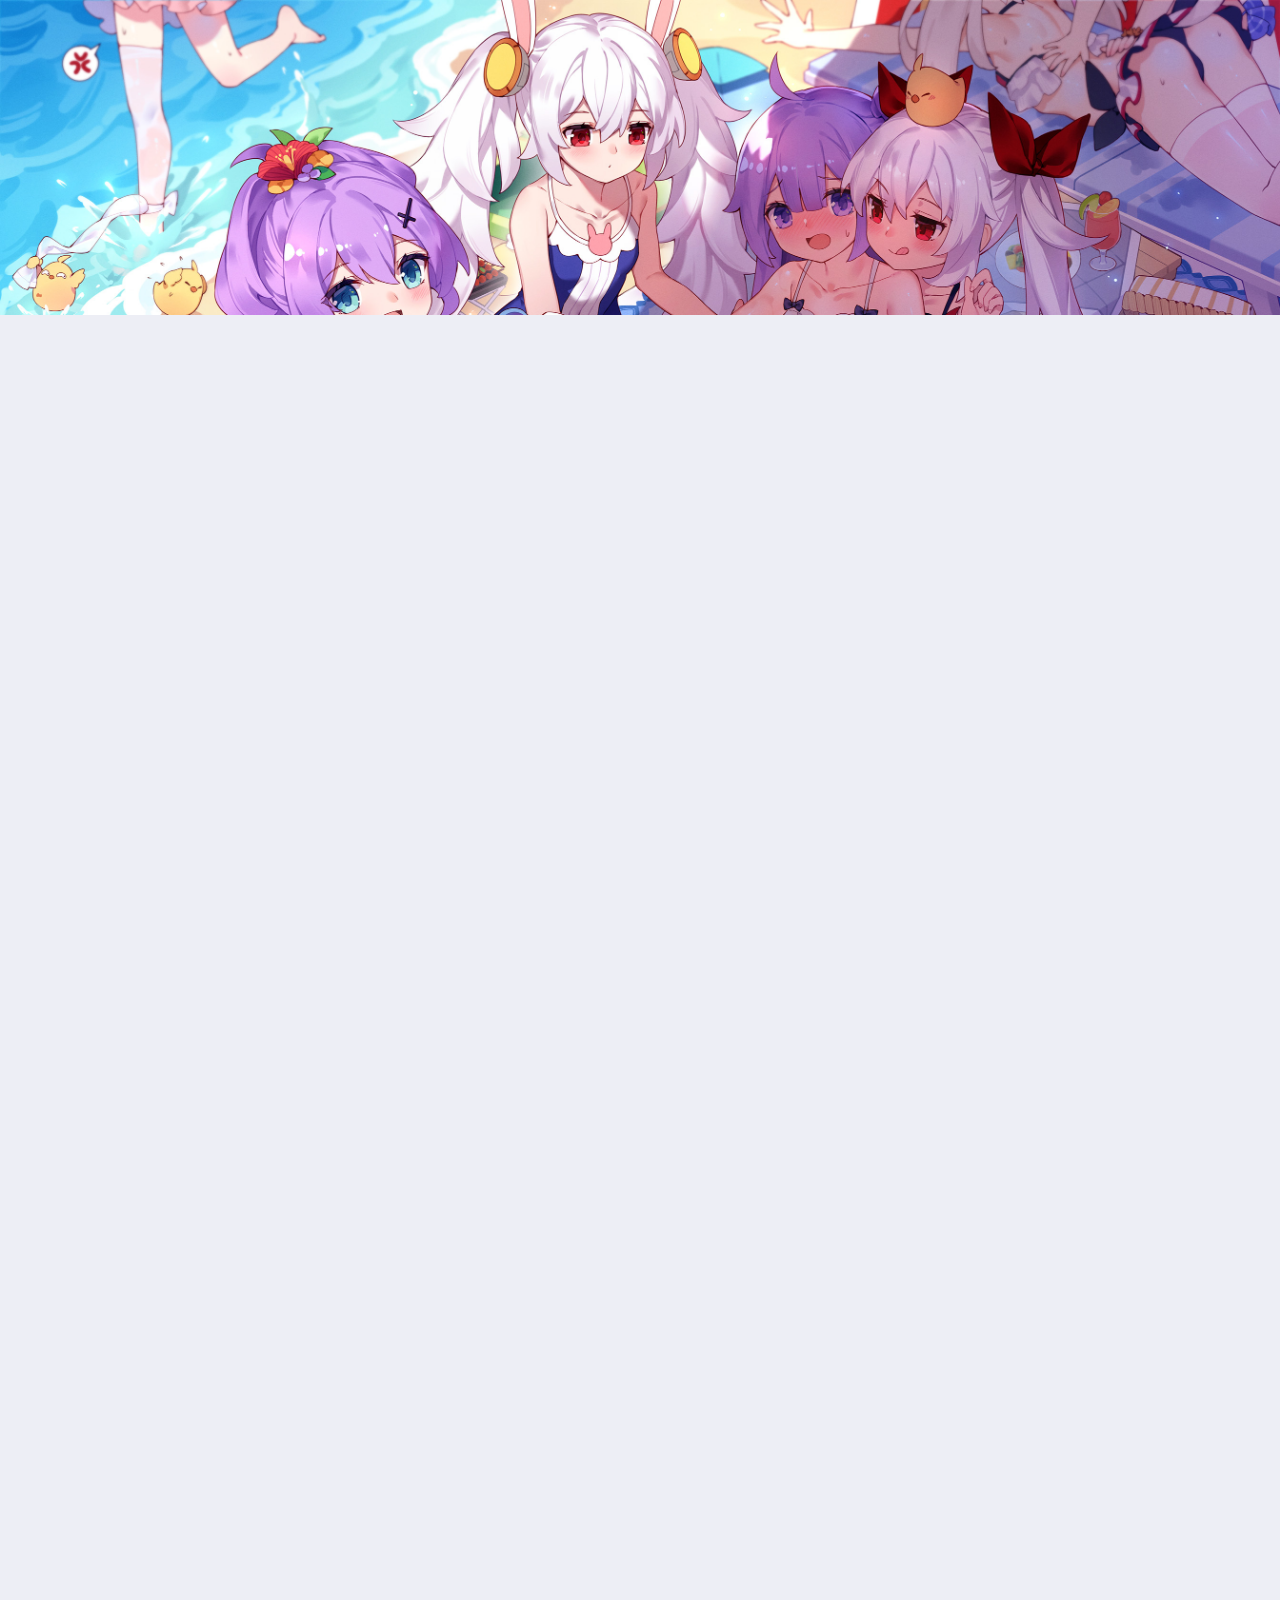
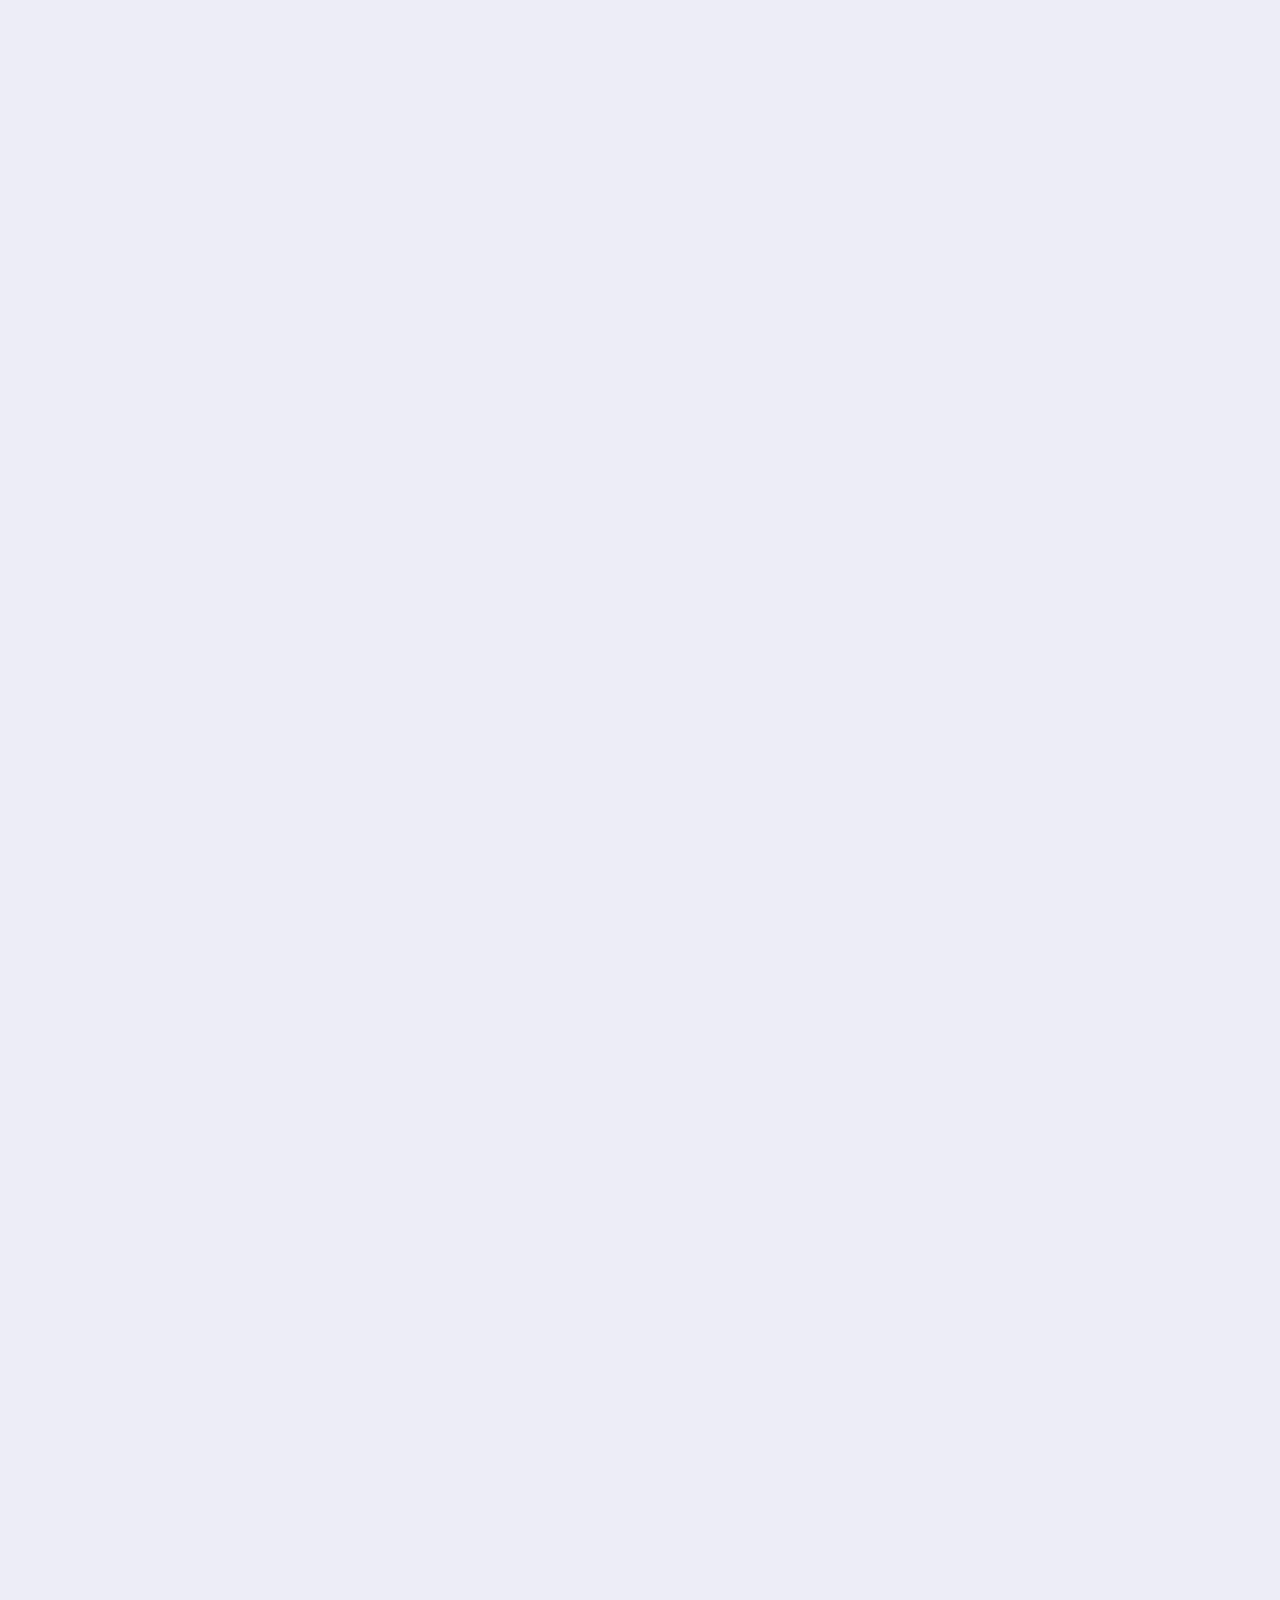
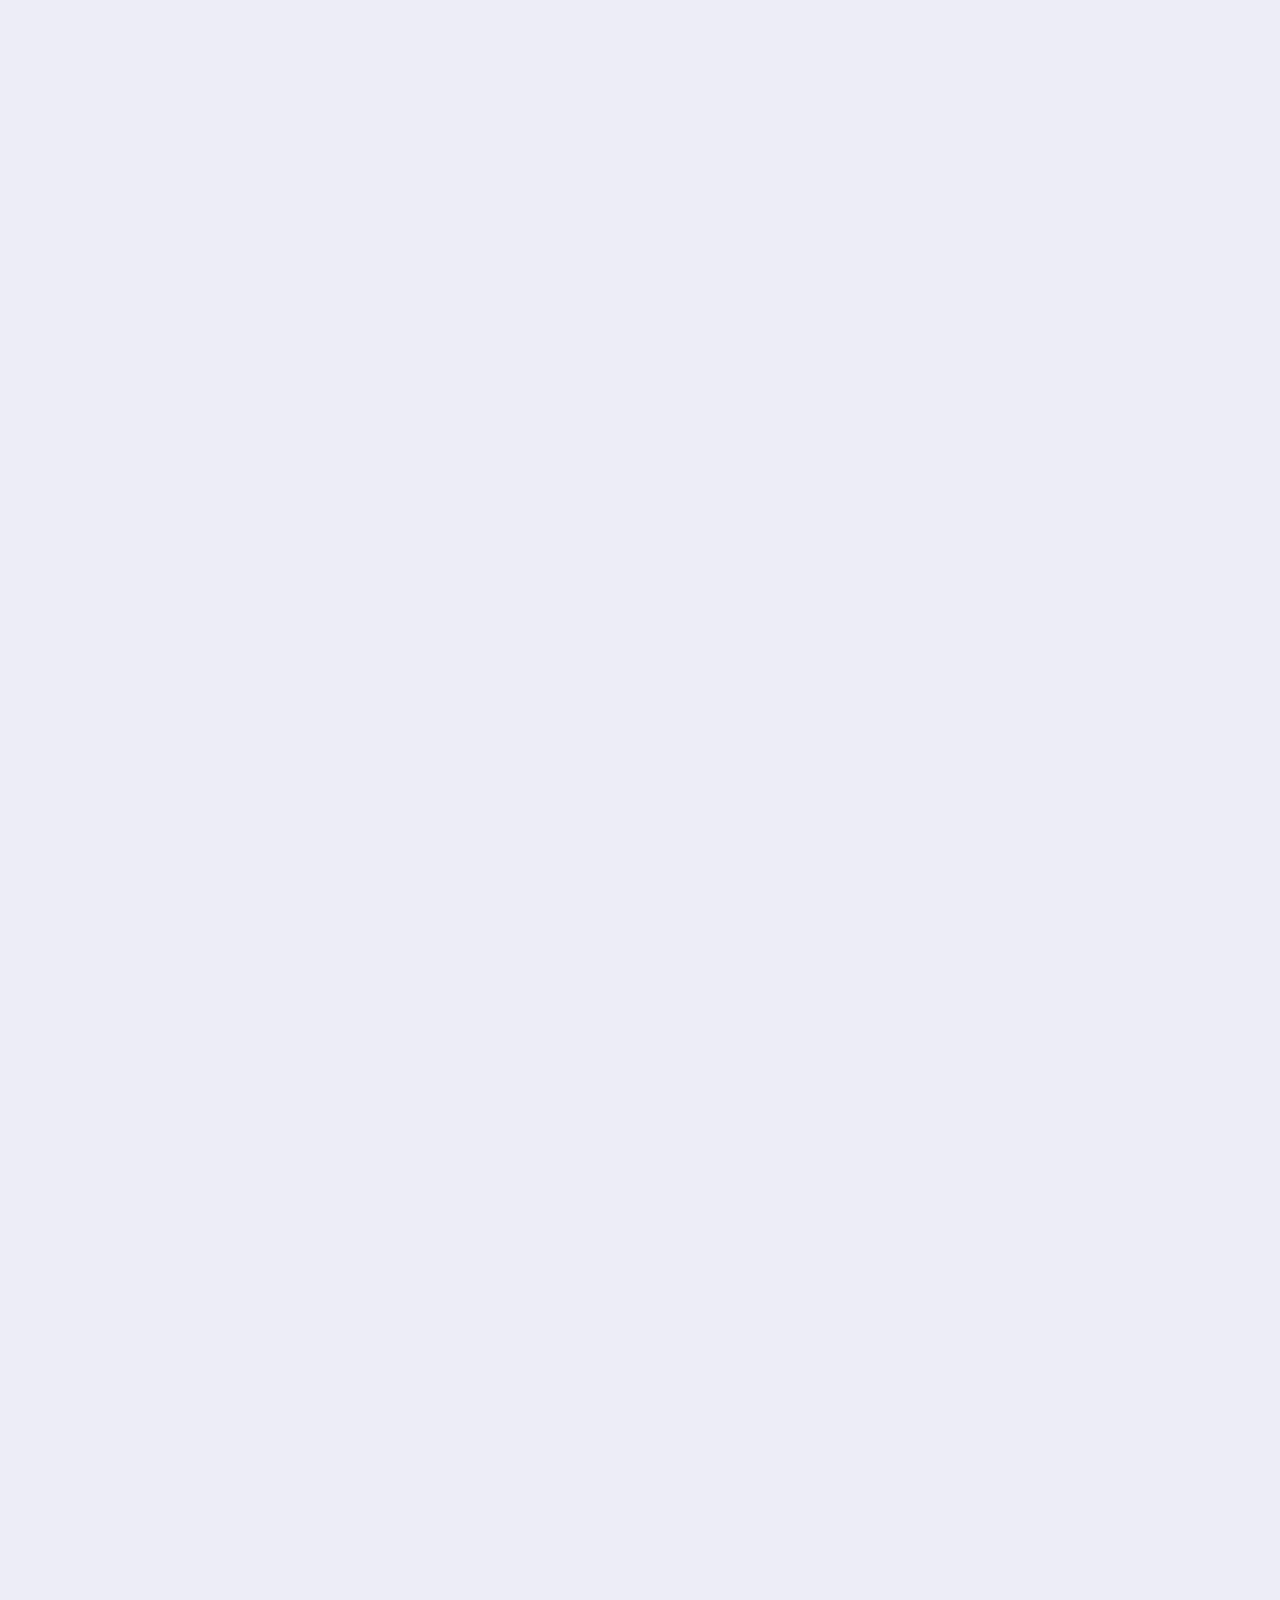
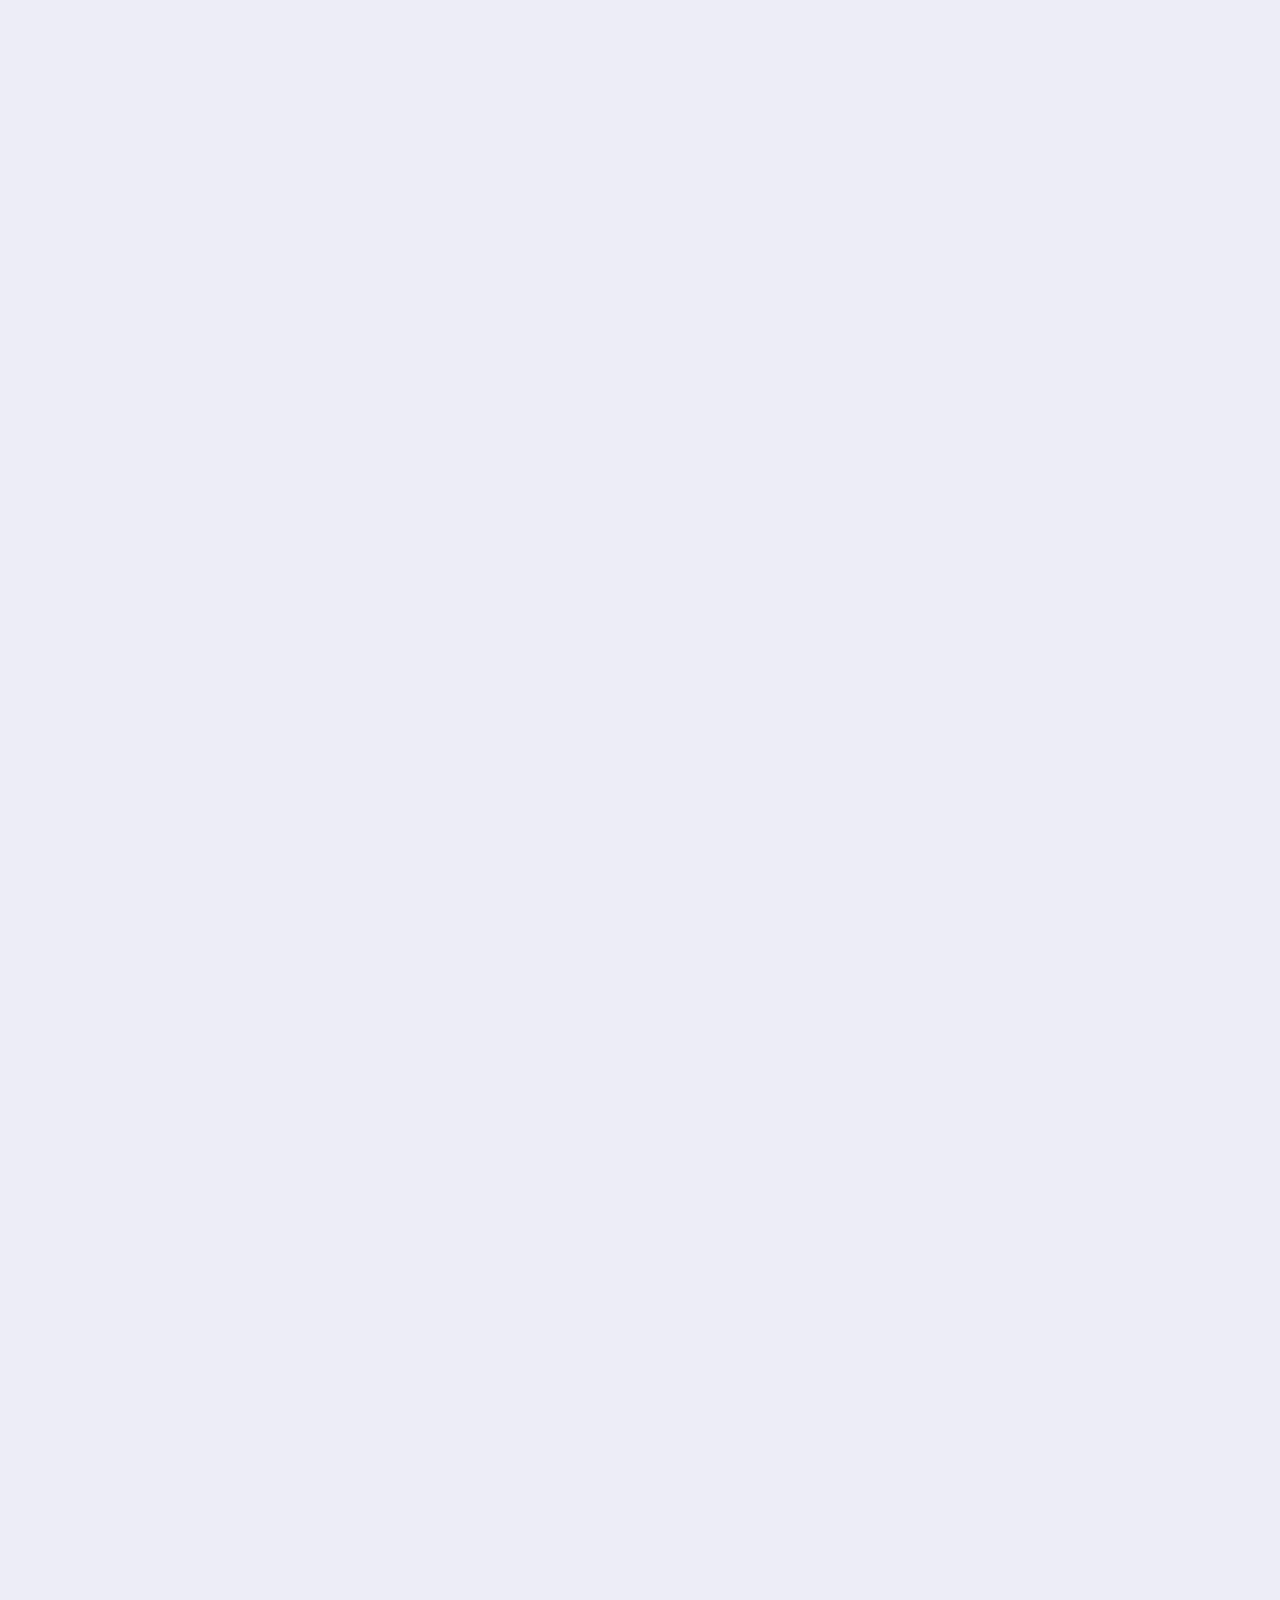
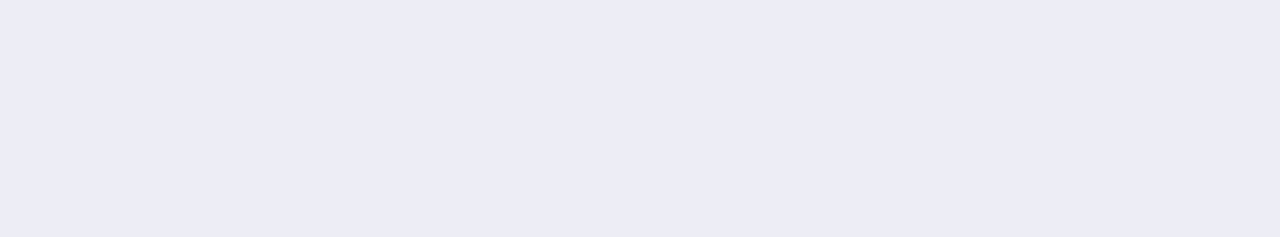
<file: posts/node-android/index.html>
<!DOCTYPE html><html lang="zh-CN" class="bg-[var(--page-bg)] transition text-[14px] md:text-[16px]" data-overlayscrollbars-initialize data-astro-cid-sckkx6r4 style="--configHue: 280;--page-width: 75rem;--bannerOffset: 30vh;--banner-height-home: 65vh;--banner-height: 35vh;"> <head><title>Node.js C++ / Android 嵌入器 API 及其使用 - 一剪沐橙の小窝</title><meta charset="UTF-8"><meta name="description" content="在 Android 上使用 Node.js C++ Embedding API。"><meta name="author" content="一剪沐橙"><meta property="og:site_name" content="一剪沐橙の小窝"><meta property="og:url" content="https://mucute-qwq.github.io/posts/node-android/"><meta property="og:title" content="Node.js C++ / Android 嵌入器 API 及其使用 - 一剪沐橙の小窝"><meta property="og:description" content="在 Android 上使用 Node.js C++ Embedding API。"><meta property="og:type" content="article"><meta name="twitter:card" content="summary_large_image"><meta property="twitter:url" content="https://mucute-qwq.github.io/posts/node-android/"><meta name="twitter:title" content="Node.js C++ / Android 嵌入器 API 及其使用 - 一剪沐橙の小窝"><meta name="twitter:description" content="在 Android 上使用 Node.js C++ Embedding API。"><meta name="viewport" content="width=device-width"><meta name="generator" content="Astro v6.1.1"><link rel="icon" href="/favicon/favicon.png"><!-- Set the theme before the page is rendered to avoid a flash --><script>(function(){const DEFAULT_THEME = "auto";
const LIGHT_MODE = "light";
const DARK_MODE = "dark";
const AUTO_MODE = "auto";
const BANNER_HEIGHT_EXTEND = 30;
const PAGE_WIDTH = 75;
const configHue = 280;

			// Load the theme from local storage
			const theme = localStorage.getItem('theme') || DEFAULT_THEME;
			switch (theme) {
				case LIGHT_MODE:
					document.documentElement.classList.remove('dark');
					break
				case DARK_MODE:
					document.documentElement.classList.add('dark');
					break
				case AUTO_MODE:
					if (window.matchMedia('(prefers-color-scheme: dark)').matches) {
						document.documentElement.classList.add('dark');
					} else {
						document.documentElement.classList.remove('dark');
					}
			}

			// Load the hue from local storage
			const hue = localStorage.getItem('hue') || configHue;
			document.documentElement.style.setProperty('--hue', hue);

			// calculate the --banner-height-extend, which needs to be a multiple of 4 to avoid blurry text
			let offset = Math.floor(window.innerHeight * (BANNER_HEIGHT_EXTEND / 100));
			offset = offset - offset % 4;
			document.documentElement.style.setProperty('--banner-height-extend', `${offset}px`);
		})();</script><!-- defines global css variables. This will be applied to <html> <body> and some other elements idk why --><script type="application/ld+json">{"@context":"https://schema.org","@type":"BlogPosting","headline":"Node.js C++ / Android 嵌入器 API 及其使用","description":"在 Android 上使用 Node.js C++ Embedding API。","keywords":["Android","NodeJS","C++"],"author":{"@type":"Person","name":"一剪沐橙","url":"https://mucute-qwq.github.io/"},"datePublished":"2026-03-27","inLanguage":"zh-CN"}</script><link rel="stylesheet" href="/_astro/Layout.m-bDb4pd.css">
<link rel="stylesheet" href="/_astro/Layout.DzG3KPj2.css">
<style>input.svelte-1wah7ro:focus{outline:0}.search-panel.svelte-1wah7ro{max-height:calc(100vh - 100px);overflow-y:auto}
#display-setting.svelte-d7tq3k input[type=range]:where(.svelte-d7tq3k){-webkit-appearance:none;height:1.5rem;background-image:var(--color-selection-bar);transition:background-image .15s ease-in-out}#display-setting.svelte-d7tq3k input[type=range]:where(.svelte-d7tq3k)::-webkit-slider-thumb{-webkit-appearance:none;height:1rem;width:.5rem;border-radius:.125rem;background:#ffffffb3;box-shadow:none}#display-setting.svelte-d7tq3k input[type=range]:where(.svelte-d7tq3k)::-webkit-slider-thumb:hover{background:#fffc}#display-setting.svelte-d7tq3k input[type=range]:where(.svelte-d7tq3k)::-webkit-slider-thumb:active{background:#fff9}#display-setting.svelte-d7tq3k input[type=range]:where(.svelte-d7tq3k)::-moz-range-thumb{-webkit-appearance:none;height:1rem;width:.5rem;border-radius:.125rem;border-width:0;background:#ffffffb3;box-shadow:none}#display-setting.svelte-d7tq3k input[type=range]:where(.svelte-d7tq3k)::-moz-range-thumb:hover{background:#fffc}#display-setting.svelte-d7tq3k input[type=range]:where(.svelte-d7tq3k)::-moz-range-thumb:active{background:#fff9}#display-setting.svelte-d7tq3k input[type=range]:where(.svelte-d7tq3k)::-ms-thumb{-webkit-appearance:none;height:1rem;width:.5rem;border-radius:.125rem;background:#ffffffb3;box-shadow:none}#display-setting.svelte-d7tq3k input[type=range]:where(.svelte-d7tq3k)::-ms-thumb:hover{background:#fffc}#display-setting.svelte-d7tq3k input[type=range]:where(.svelte-d7tq3k)::-ms-thumb:active{background:#fff9}
</style>
<link rel="stylesheet" href="/_astro/MainGridLayout.Deb1Eb9p.css">
<link rel="stylesheet" href="/_astro/Markdown.BtniRLn_.css">
<style>.friend-card[data-astro-cid-utnjvubm]{transition:all .4s cubic-bezier(.175,.885,.32,1.1)}.friend-card[data-astro-cid-utnjvubm]:hover{box-shadow:0 25px 50px #00000026,0 15px 30px #0000001f;transform:translateY(-12px) scale(1.02)}
.expressive-code .frame{--tw-shadow: 0 0 #0000 !important;--tw-shadow-colored: 0 0 #0000 !important;box-shadow:var(--tw-ring-offset-shadow, 0 0 #0000),var(--tw-ring-shadow, 0 0 #0000),var(--tw-shadow)!important}.expressive-code .title{font-family:JetBrains Mono Variable,ui-monospace,SFMono-Regular,Menlo,Monaco,Consolas,Liberation Mono,Courier New,monospace}
</style>
<link rel="stylesheet" href="/_astro/main.BEY7wyww.css">
<link rel="stylesheet" href="/_astro/markdown-extend.CbAaoAnU.css">
<link rel="stylesheet" href="/_astro/markdown.Pa38rlSa.css">
<style>.pswp__button{margin-right:0!important;display:flex!important;height:3rem!important;width:3rem!important;align-items:center!important;justify-content:center!important;background-color:#0006!important;transition-property:color,background-color,border-color,text-decoration-color,fill,stroke,opacity,box-shadow,transform,filter,backdrop-filter!important;transition-timing-function:cubic-bezier(.4,0,.2,1)!important;transition-duration:.15s!important}.pswp__button:hover{background-color:#00000080!important}.pswp__button:active{background-color:#0009!important}.pswp__button--zoom,.pswp__button--close{margin-top:1rem!important;border-radius:.75rem!important}.pswp__button--zoom:active,.pswp__button--close:active{--tw-scale-x: .9 !important;--tw-scale-y: .9 !important;transform:translate(var(--tw-translate-x),var(--tw-translate-y)) rotate(var(--tw-rotate)) skew(var(--tw-skew-x)) skewY(var(--tw-skew-y)) scaleX(var(--tw-scale-x)) scaleY(var(--tw-scale-y))!important}.pswp__button--zoom{margin-right:.625rem!important}.pswp__button--close{margin-right:1rem!important}
.scrollbar-base.os-scrollbar{transition-property:all;transition-timing-function:cubic-bezier(.4,0,.2,1);transition-duration:.15s;pointer-events:unset}.scrollbar-base.os-scrollbar.os-scrollbar-horizontal{height:1rem;padding:.25rem .5rem}.scrollbar-base.os-scrollbar.os-scrollbar-horizontal .os-scrollbar-track .os-scrollbar-handle{height:.25rem;border-radius:9999px}.scrollbar-base.os-scrollbar.os-scrollbar-horizontal:hover .os-scrollbar-track .os-scrollbar-handle{height:.5rem}.scrollbar-base.os-scrollbar.os-scrollbar-vertical{width:1rem;padding:.25rem}.scrollbar-base.os-scrollbar.os-scrollbar-vertical .os-scrollbar-track .os-scrollbar-handle{width:.25rem;border-radius:9999px}.scrollbar-base.os-scrollbar.os-scrollbar-vertical:hover .os-scrollbar-track .os-scrollbar-handle{width:.5rem}.os-scrollbar.scrollbar-auto{--os-handle-bg: var(--scrollbar-bg);--os-handle-bg-hover: var(--scrollbar-bg-hover);--os-handle-bg-active: var(--scrollbar-bg-active)}.os-scrollbar.scrollbar-dark{--os-handle-bg: var(--scrollbar-bg-dark);--os-handle-bg-hover: var(--scrollbar-bg-hover-dark);--os-handle-bg-active: var(--scrollbar-bg-active-dark)}.os-scrollbar.scrollbar-light{--os-handle-bg: var(--scrollbar-bg-light);--os-handle-bg-hover: var(--scrollbar-bg-hover-light);--os-handle-bg-active: var(--scrollbar-bg-active-light)}
html.is-changing .transition-swup-fade{transition-property:all;transition-timing-function:cubic-bezier(.4,0,.2,1);transition-duration:.2s}html.is-animating .transition-swup-fade{--tw-translate-y: 1rem;transform:translate(var(--tw-translate-x),var(--tw-translate-y)) rotate(var(--tw-rotate)) skew(var(--tw-skew-x)) skewY(var(--tw-skew-y)) scaleX(var(--tw-scale-x)) scaleY(var(--tw-scale-y));opacity:0}@keyframes fade-in-up{0%{transform:translateY(2rem);opacity:0}to{transform:translateY(0);opacity:1}}.onload-animation{opacity:0;animation:.3s fade-in-up;animation-fill-mode:forwards}#navbar{animation-delay:0ms}#sidebar{animation-delay:.1s}#swup-container{outline:none}#content-wrapper{animation-delay:var(--content-delay)}.footer{animation-delay:.25s}#banner-credit{animation-delay:.4s}#post-container :nth-child(1){animation-delay:calc(var(--content-delay) + 0ms)}#post-container :nth-child(2){animation-delay:calc(var(--content-delay) + 50ms)}#post-container :nth-child(3){animation-delay:calc(var(--content-delay) + .1s)}#post-container :nth-child(4){animation-delay:calc(var(--content-delay) + 175ms)}#post-container :nth-child(5){animation-delay:calc(var(--content-delay) + .25s)}#post-container :nth-child(6){animation-delay:calc(var(--content-delay) + 325ms)}
</style>
<link rel="stylesheet" href="/_astro/variables.5F2HVZJR.css"><script type="module" src="/_astro/page.Ciq_ddzx.js"></script></head> <body class=" min-h-screen transition  enable-banner" data-overlayscrollbars-initialize data-astro-cid-sckkx6r4 style="--configHue: 280;--page-width: 75rem;--bannerOffset: 30vh;--banner-height-home: 65vh;--banner-height: 35vh;"> <div id="config-carrier" data-hue="280"></div>    <div id="top-row" class="z-50 pointer-events-none relative transition-all duration-700 max-w-[var(--page-width)] px-0 md:px-4 mx-auto"> <div id="navbar-wrapper" class="pointer-events-auto sticky top-0 transition-all"> <div id="navbar" class="z-50 onload-animation"> <div class="absolute h-8 left-0 right-0 -top-8 bg-[var(--card-bg)] transition"></div> <!-- used for onload animation --> <div class="card-base !overflow-visible max-w-[var(--page-width)] h-[4.5rem] !rounded-t-none mx-auto flex items-center justify-between px-4"> <a href="/" class="btn-plain scale-animation rounded-lg h-[3.25rem] px-5 font-bold active:scale-95"> <div class="flex flex-row text-[var(--primary)] items-center text-md"> <svg width="1em" height="1em" class="text-[1.75rem] mb-1 mr-2" data-icon="material-symbols:home-outline-rounded">   <symbol id="ai:material-symbols:home-outline-rounded" viewBox="0 0 24 24"><path fill="currentColor" d="M6 19h3v-5q0-.425.288-.712T10 13h4q.425 0 .713.288T15 14v5h3v-9l-6-4.5L6 10zm-2 0v-9q0-.475.213-.9t.587-.7l6-4.5q.525-.4 1.2-.4t1.2.4l6 4.5q.375.275.588.7T20 10v9q0 .825-.588 1.413T18 21h-4q-.425 0-.712-.288T13 20v-5h-2v5q0 .425-.288.713T10 21H6q-.825 0-1.412-.587T4 19m8-6.75"/></symbol><use href="#ai:material-symbols:home-outline-rounded"></use>  </svg> 一剪沐橙の小窝 </div> </a> <div class="hidden md:flex"> <a aria-label="主页" href="/" class="btn-plain scale-animation rounded-lg h-11 font-bold px-5 active:scale-95"> <div class="flex items-center"> 主页  </div> </a><a aria-label="归档" href="/archive/" class="btn-plain scale-animation rounded-lg h-11 font-bold px-5 active:scale-95"> <div class="flex items-center"> 归档  </div> </a><a aria-label="友链" href="/friend-link/" class="btn-plain scale-animation rounded-lg h-11 font-bold px-5 active:scale-95"> <div class="flex items-center"> 友链  </div> </a><a aria-label="关于" href="/about/" class="btn-plain scale-animation rounded-lg h-11 font-bold px-5 active:scale-95"> <div class="flex items-center"> 关于  </div> </a> </div> <div class="flex"> <!--<SearchPanel client:load>--> <style>astro-island,astro-slot,astro-static-slot{display:contents}</style><script>(()=>{var e=async t=>{await(await t())()};(self.Astro||(self.Astro={})).only=e;window.dispatchEvent(new Event("astro:only"));})();</script><script>(()=>{var A=Object.defineProperty;var g=(i,o,a)=>o in i?A(i,o,{enumerable:!0,configurable:!0,writable:!0,value:a}):i[o]=a;var d=(i,o,a)=>g(i,typeof o!="symbol"?o+"":o,a);{let i={0:t=>m(t),1:t=>a(t),2:t=>new RegExp(t),3:t=>new Date(t),4:t=>new Map(a(t)),5:t=>new Set(a(t)),6:t=>BigInt(t),7:t=>new URL(t),8:t=>new Uint8Array(t),9:t=>new Uint16Array(t),10:t=>new Uint32Array(t),11:t=>Number.POSITIVE_INFINITY*t},o=t=>{let[l,e]=t;return l in i?i[l](e):void 0},a=t=>t.map(o),m=t=>typeof t!="object"||t===null?t:Object.fromEntries(Object.entries(t).map(([l,e])=>[l,o(e)]));class y extends HTMLElement{constructor(){super(...arguments);d(this,"Component");d(this,"hydrator");d(this,"hydrate",async()=>{var b;if(!this.hydrator||!this.isConnected)return;let e=(b=this.parentElement)==null?void 0:b.closest("astro-island[ssr]");if(e){e.addEventListener("astro:hydrate",this.hydrate,{once:!0});return}let c=this.querySelectorAll("astro-slot"),n={},h=this.querySelectorAll("template[data-astro-template]");for(let r of h){let s=r.closest(this.tagName);s!=null&&s.isSameNode(this)&&(n[r.getAttribute("data-astro-template")||"default"]=r.innerHTML,r.remove())}for(let r of c){let s=r.closest(this.tagName);s!=null&&s.isSameNode(this)&&(n[r.getAttribute("name")||"default"]=r.innerHTML)}let p;try{p=this.hasAttribute("props")?m(JSON.parse(this.getAttribute("props"))):{}}catch(r){let s=this.getAttribute("component-url")||"<unknown>",v=this.getAttribute("component-export");throw v&&(s+=` (export ${v})`),console.error(`[hydrate] Error parsing props for component ${s}`,this.getAttribute("props"),r),r}let u;await this.hydrator(this)(this.Component,p,n,{client:this.getAttribute("client")}),this.removeAttribute("ssr"),this.dispatchEvent(new CustomEvent("astro:hydrate"))});d(this,"unmount",()=>{this.isConnected||this.dispatchEvent(new CustomEvent("astro:unmount"))})}disconnectedCallback(){document.removeEventListener("astro:after-swap",this.unmount),document.addEventListener("astro:after-swap",this.unmount,{once:!0})}connectedCallback(){if(!this.hasAttribute("await-children")||document.readyState==="interactive"||document.readyState==="complete")this.childrenConnectedCallback();else{let e=()=>{document.removeEventListener("DOMContentLoaded",e),c.disconnect(),this.childrenConnectedCallback()},c=new MutationObserver(()=>{var n;((n=this.lastChild)==null?void 0:n.nodeType)===Node.COMMENT_NODE&&this.lastChild.nodeValue==="astro:end"&&(this.lastChild.remove(),e())});c.observe(this,{childList:!0}),document.addEventListener("DOMContentLoaded",e)}}async childrenConnectedCallback(){let e=this.getAttribute("before-hydration-url");e&&await import(e),this.start()}async start(){let e=JSON.parse(this.getAttribute("opts")),c=this.getAttribute("client");if(Astro[c]===void 0){window.addEventListener(`astro:${c}`,()=>this.start(),{once:!0});return}try{await Astro[c](async()=>{let n=this.getAttribute("renderer-url"),[h,{default:p}]=await Promise.all([import(this.getAttribute("component-url")),n?import(n):()=>()=>{}]),u=this.getAttribute("component-export")||"default";if(!u.includes("."))this.Component=h[u];else{this.Component=h;for(let f of u.split("."))this.Component=this.Component[f]}return this.hydrator=p,this.hydrate},e,this)}catch(n){console.error(`[astro-island] Error hydrating ${this.getAttribute("component-url")}`,n)}}attributeChangedCallback(){this.hydrate()}}d(y,"observedAttributes",["props"]),customElements.get("astro-island")||customElements.define("astro-island",y)}})();</script><astro-island uid="ZeFYuk" component-url="/_astro/Search.C6i6L3uL.js" component-export="default" renderer-url="/_astro/client.svelte.DieluNNR.js" props="{}" ssr client="only" opts="{&quot;name&quot;:&quot;Search&quot;,&quot;value&quot;:&quot;svelte&quot;}"></astro-island>  <astro-island uid="1g5Aab" component-url="/_astro/LightDarkSwitch.BvyMz9Vj.js" component-export="default" renderer-url="/_astro/client.svelte.DieluNNR.js" props="{}" ssr client="only" opts="{&quot;name&quot;:&quot;LightDarkSwitch&quot;,&quot;value&quot;:&quot;svelte&quot;}"></astro-island> <button aria-label="Menu" name="Nav Menu" class="btn-plain scale-animation rounded-lg w-11 h-11 active:scale-90 md:!hidden" id="nav-menu-switch"> <svg width="1em" height="1em" class="text-[1.25rem]" data-icon="material-symbols:menu-rounded">   <symbol id="ai:material-symbols:menu-rounded" viewBox="0 0 24 24"><path fill="currentColor" d="M4 18q-.425 0-.712-.288T3 17t.288-.712T4 16h16q.425 0 .713.288T21 17t-.288.713T20 18zm0-5q-.425 0-.712-.288T3 12t.288-.712T4 11h16q.425 0 .713.288T21 12t-.288.713T20 13zm0-5q-.425 0-.712-.288T3 7t.288-.712T4 6h16q.425 0 .713.288T21 7t-.288.713T20 8z"/></symbol><use href="#ai:material-symbols:menu-rounded"></use>  </svg> </button> </div> <div id="nav-menu-panel" class="float-panel float-panel-closed absolute transition-all fixed right-4 px-2 py-2"> <a href="/" class="group flex justify-between items-center py-2 pl-3 pr-1 rounded-lg gap-8
            hover:bg-[var(--btn-plain-bg-hover)] active:bg-[var(--btn-plain-bg-active)] transition
        "> <div class="transition text-black/75 dark:text-white/75 font-bold group-hover:text-[var(--primary)] group-active:text-[var(--primary)]"> 主页 </div> <svg width="1em" height="1em" class="transition text-[1.25rem] text-[var(--primary)]" data-icon="material-symbols:chevron-right-rounded">   <symbol id="ai:material-symbols:chevron-right-rounded" viewBox="0 0 24 24"><path fill="currentColor" d="M12.6 12L8.7 8.1q-.275-.275-.275-.7t.275-.7t.7-.275t.7.275l4.6 4.6q.15.15.213.325t.062.375t-.062.375t-.213.325l-4.6 4.6q-.275.275-.7.275t-.7-.275t-.275-.7t.275-.7z"/></symbol><use href="#ai:material-symbols:chevron-right-rounded"></use>  </svg>  </a><a href="/archive/" class="group flex justify-between items-center py-2 pl-3 pr-1 rounded-lg gap-8
            hover:bg-[var(--btn-plain-bg-hover)] active:bg-[var(--btn-plain-bg-active)] transition
        "> <div class="transition text-black/75 dark:text-white/75 font-bold group-hover:text-[var(--primary)] group-active:text-[var(--primary)]"> 归档 </div> <svg width="1em" height="1em" viewBox="0 0 24 24" class="transition text-[1.25rem] text-[var(--primary)]" data-icon="material-symbols:chevron-right-rounded">   <use href="#ai:material-symbols:chevron-right-rounded"></use>  </svg>  </a><a href="/friend-link/" class="group flex justify-between items-center py-2 pl-3 pr-1 rounded-lg gap-8
            hover:bg-[var(--btn-plain-bg-hover)] active:bg-[var(--btn-plain-bg-active)] transition
        "> <div class="transition text-black/75 dark:text-white/75 font-bold group-hover:text-[var(--primary)] group-active:text-[var(--primary)]"> 友链 </div> <svg width="1em" height="1em" viewBox="0 0 24 24" class="transition text-[1.25rem] text-[var(--primary)]" data-icon="material-symbols:chevron-right-rounded">   <use href="#ai:material-symbols:chevron-right-rounded"></use>  </svg>  </a><a href="/about/" class="group flex justify-between items-center py-2 pl-3 pr-1 rounded-lg gap-8
            hover:bg-[var(--btn-plain-bg-hover)] active:bg-[var(--btn-plain-bg-active)] transition
        "> <div class="transition text-black/75 dark:text-white/75 font-bold group-hover:text-[var(--primary)] group-active:text-[var(--primary)]"> 关于 </div> <svg width="1em" height="1em" viewBox="0 0 24 24" class="transition text-[1.25rem] text-[var(--primary)]" data-icon="material-symbols:chevron-right-rounded">   <use href="#ai:material-symbols:chevron-right-rounded"></use>  </svg>  </a> </div> <astro-island uid="Kl9sd" component-url="/_astro/DisplaySettings.CWE155vg.js" component-export="default" renderer-url="/_astro/client.svelte.DieluNNR.js" props="{}" ssr client="only" opts="{&quot;name&quot;:&quot;DisplaySettings&quot;,&quot;value&quot;:&quot;svelte&quot;}"></astro-island> </div> </div> <script type="module">function c(){localStorage.theme==="dark"?(document.documentElement.classList.remove("dark"),localStorage.theme="light"):(document.documentElement.classList.add("dark"),localStorage.theme="dark")}function o(){let t=document.getElementById("scheme-switch");t&&(t.onclick=function(){c()});let n=document.getElementById("display-settings-switch");n&&(n.onclick=function(){let e=document.getElementById("display-setting");e&&e.classList.toggle("float-panel-closed")});let l=document.getElementById("nav-menu-switch");l&&(l.onclick=function(){let e=document.getElementById("nav-menu-panel");e&&e.classList.toggle("float-panel-closed")})}o();</script> <script>(function(){const scriptUrl = "/pagefind/pagefind.js";

async function loadPagefind() {
    try {
        const response = await fetch(scriptUrl, { method: 'HEAD' });
        if (!response.ok) {
            throw new Error(`Pagefind script not found: ${response.status}`);
        }

        const pagefind = await import(scriptUrl);

        await pagefind.options({
            excerptLength: 20
        });

        window.pagefind = pagefind;

        document.dispatchEvent(new CustomEvent('pagefindready'));
        console.log('Pagefind loaded and initialized successfully, event dispatched.');
    } catch (error) {
        console.error('Failed to load Pagefind:', error);
        window.pagefind = {
            search: () => Promise.resolve({ results: [] }),
            options: () => Promise.resolve(),
        };
        document.dispatchEvent(new CustomEvent('pagefindloaderror'));
        console.log('Pagefind load error, event dispatched.');
    }
}

if (document.readyState === 'loading') {
    document.addEventListener('DOMContentLoaded', loadPagefind);
} else {
    loadPagefind();
}
})();</script> </div> </div>  <div id="banner-wrapper" class="absolute z-10 w-full transition duration-700 overflow-hidden" style="top: -30vh"> <div id="banner" class="object-cover h-full transition duration-700 opacity-0 scale-105 overflow-hidden relative"> <div class="transition absolute inset-0 dark:bg-black/10 bg-opacity-50 pointer-events-none"></div>  <img src="/images/banner.png" alt="Banner image of the blog" class="w-full h-full object-cover" style="object-position: top"> </div> </div> <div class="absolute w-full z-30 pointer-events-none" style="top: calc(35vh - 3.5rem)"> <!-- The pointer-events-none here prevent blocking the click event of the TOC --> <div class="relative max-w-[var(--page-width)] mx-auto pointer-events-auto"> <div id="main-grid" class="transition duration-700 w-full left-0 right-0 grid grid-cols-[17.5rem_auto] grid-rows-[auto_1fr_auto] lg:grid-rows-[auto]
    mx-auto gap-4 px-0 md:px-4"> <!-- Banner image credit -->  <div id="sidebar" class="mb-4 row-start-2 row-end-3 col-span-2 lg:row-start-1 lg:row-end-2 lg:col-span-1 lg:max-w-[17.5rem] onload-animation w-full"> <div class="flex flex-col w-full gap-4 mb-4"> <div class="card-base p-3"> <a aria-label="Go to About Page" href="/about/" class="group block relative mx-auto mt-1 lg:mx-0 lg:mt-0 mb-3
       max-w-[12rem] lg:max-w-none overflow-hidden rounded-xl active:scale-95"> <div class="absolute transition pointer-events-none group-hover:bg-black/30 group-active:bg-black/50
        w-full h-full z-50 flex items-center justify-center"> <svg width="1.13em" height="1em" class="transition opacity-0 scale-90 group-hover:scale-100 group-hover:opacity-100 text-white text-5xl" data-icon="fa6-regular:address-card">   <symbol id="ai:fa6-regular:address-card" viewBox="0 0 576 512"><path fill="currentColor" d="M512 80c8.8 0 16 7.2 16 16v320c0 8.8-7.2 16-16 16H64c-8.8 0-16-7.2-16-16V96c0-8.8 7.2-16 16-16zM64 32C28.7 32 0 60.7 0 96v320c0 35.3 28.7 64 64 64h448c35.3 0 64-28.7 64-64V96c0-35.3-28.7-64-64-64zm144 224a64 64 0 1 0 0-128a64 64 0 1 0 0 128m-32 32c-44.2 0-80 35.8-80 80c0 8.8 7.2 16 16 16h192c8.8 0 16-7.2 16-16c0-44.2-35.8-80-80-80zm200-144c-13.3 0-24 10.7-24 24s10.7 24 24 24h80c13.3 0 24-10.7 24-24s-10.7-24-24-24zm0 96c-13.3 0-24 10.7-24 24s10.7 24 24 24h80c13.3 0 24-10.7 24-24s-10.7-24-24-24z"/></symbol><use href="#ai:fa6-regular:address-card"></use>  </svg> </div> <div class="mx-auto lg:w-full h-full lg:mt-0  overflow-hidden relative"> <div class="transition absolute inset-0 dark:bg-black/10 bg-opacity-50 pointer-events-none"></div>  <img src="/images/avatar.jpg" alt="Profile Image of the Author" class="w-full h-full object-cover" style="object-position: center"> </div> </a> <div class="px-2"> <div class="font-bold text-xl text-center mb-1 dark:text-neutral-50 transition">一剪沐橙</div> <div class="h-1 w-5 bg-[var(--primary)] mx-auto rounded-full mb-2 transition"></div> <div class="text-center text-neutral-400 mb-2.5 transition">Forever MuCute.</div> <div class="flex flex-wrap gap-2 justify-center mb-1"> <a rel="me" aria-label="GitHub" href="https://github.com/mucute-qwq" target="_blank" class="btn-regular rounded-lg h-10 w-10 active:scale-90"> <svg width="0.97em" height="1em" class="text-[1.5rem]" data-icon="fa6-brands:github">   <symbol id="ai:fa6-brands:github" viewBox="0 0 496 512"><path fill="currentColor" d="M165.9 397.4c0 2-2.3 3.6-5.2 3.6c-3.3.3-5.6-1.3-5.6-3.6c0-2 2.3-3.6 5.2-3.6c3-.3 5.6 1.3 5.6 3.6m-31.1-4.5c-.7 2 1.3 4.3 4.3 4.9c2.6 1 5.6 0 6.2-2s-1.3-4.3-4.3-5.2c-2.6-.7-5.5.3-6.2 2.3m44.2-1.7c-2.9.7-4.9 2.6-4.6 4.9c.3 2 2.9 3.3 5.9 2.6c2.9-.7 4.9-2.6 4.6-4.6c-.3-1.9-3-3.2-5.9-2.9M244.8 8C106.1 8 0 113.3 0 252c0 110.9 69.8 205.8 169.5 239.2c12.8 2.3 17.3-5.6 17.3-12.1c0-6.2-.3-40.4-.3-61.4c0 0-70 15-84.7-29.8c0 0-11.4-29.1-27.8-36.6c0 0-22.9-15.7 1.6-15.4c0 0 24.9 2 38.6 25.8c21.9 38.6 58.6 27.5 72.9 20.9c2.3-16 8.8-27.1 16-33.7c-55.9-6.2-112.3-14.3-112.3-110.5c0-27.5 7.6-41.3 23.6-58.9c-2.6-6.5-11.1-33.3 2.6-67.9c20.9-6.5 69 27 69 27c20-5.6 41.5-8.5 62.8-8.5s42.8 2.9 62.8 8.5c0 0 48.1-33.6 69-27c13.7 34.7 5.2 61.4 2.6 67.9c16 17.7 25.8 31.5 25.8 58.9c0 96.5-58.9 104.2-114.8 110.5c9.2 7.9 17 22.9 17 46.4c0 33.7-.3 75.4-.3 83.6c0 6.5 4.6 14.4 17.3 12.1C428.2 457.8 496 362.9 496 252C496 113.3 383.5 8 244.8 8M97.2 352.9c-1.3 1-1 3.3.7 5.2c1.6 1.6 3.9 2.3 5.2 1c1.3-1 1-3.3-.7-5.2c-1.6-1.6-3.9-2.3-5.2-1m-10.8-8.1c-.7 1.3.3 2.9 2.3 3.9c1.6 1 3.6.7 4.3-.7c.7-1.3-.3-2.9-2.3-3.9c-2-.6-3.6-.3-4.3.7m32.4 35.6c-1.6 1.3-1 4.3 1.3 6.2c2.3 2.3 5.2 2.6 6.5 1c1.3-1.3.7-4.3-1.3-6.2c-2.2-2.3-5.2-2.6-6.5-1m-11.4-14.7c-1.6 1-1.6 3.6 0 5.9s4.3 3.3 5.6 2.3c1.6-1.3 1.6-3.9 0-6.2c-1.4-2.3-4-3.3-5.6-2"/></symbol><use href="#ai:fa6-brands:github"></use>  </svg> </a><a rel="me" aria-label="BiliBili" href="https://space.bilibili.com/3536995034859521" target="_blank" class="btn-regular rounded-lg h-10 w-10 active:scale-90"> <svg width="1em" height="1em" class="text-[1.5rem]" data-icon="fa6-brands:bilibili">   <symbol id="ai:fa6-brands:bilibili" viewBox="0 0 512 512"><path fill="currentColor" d="M488.6 104.1c16.7 18.1 24.4 39.7 23.3 65.7v202.4c-.4 26.4-9.2 48.1-26.5 65.1c-17.2 17-39.1 25.9-65.5 26.7H92.02c-26.45-.8-48.21-9.8-65.28-27.2C9.682 419.4.767 396.5 0 368.2V169.8c.767-26 9.682-47.6 26.74-65.7C43.81 87.75 65.57 78.77 92.02 78h29.38L96.05 52.19c-5.75-5.73-8.63-13-8.63-21.79c0-8.8 2.88-16.06 8.63-21.797C101.8 2.868 109.1 0 117.9 0q13.2 0 21.9 8.603L213.1 78h88l74.5-69.397C381.7 2.868 389.2 0 398 0q13.2 0 21.9 8.603c5.7 5.737 8.6 12.997 8.6 21.797c0 8.79-2.9 16.06-8.6 21.79L394.6 78h29.3c26.4.77 48 9.75 64.7 26.1m-38.8 69.7c-.4-9.6-3.7-17.4-10.7-23.5c-5.2-6.1-14-9.4-22.7-9.8H96.05c-9.59.4-17.45 3.7-23.58 9.8c-6.14 6.1-9.4 13.9-9.78 23.5v194.4c0 9.2 3.26 17 9.78 23.5s14.38 9.8 23.58 9.8H416.4c9.2 0 17-3.3 23.3-9.8s9.7-14.3 10.1-23.5zm-264.3 42.7c6.3 6.3 9.7 14.1 10.1 23.2V273c-.4 9.2-3.7 16.9-9.8 23.2c-6.2 6.3-14 9.5-23.6 9.5s-17.5-3.2-23.6-9.5s-9.4-14-9.8-23.2v-33.3c.4-9.1 3.8-16.9 10.1-23.2s13.2-9.6 23.3-10c9.2.4 17 3.7 23.3 10m191.5 0c6.3 6.3 9.7 14.1 10.1 23.2V273c-.4 9.2-3.7 16.9-9.8 23.2s-14 9.5-23.6 9.5s-17.4-3.2-23.6-9.5c-7-6.3-9.4-14-9.7-23.2v-33.3c.3-9.1 3.7-16.9 10-23.2s14.1-9.6 23.3-10c9.2.4 17 3.7 23.3 10"/></symbol><use href="#ai:fa6-brands:bilibili"></use>  </svg> </a><a rel="me" aria-label="Email" href="mailto:3578557729@qq.com" target="_blank" class="btn-regular rounded-lg h-10 w-10 active:scale-90"> <svg width="1em" height="1em" class="text-[1.5rem]" data-icon="fa6-regular:envelope">   <symbol id="ai:fa6-regular:envelope" viewBox="0 0 512 512"><path fill="currentColor" d="M64 112c-8.8 0-16 7.2-16 16v22.1l172.5 141.6c20.7 17 50.4 17 71.1 0L464 150.1V128c0-8.8-7.2-16-16-16zM48 212.2V384c0 8.8 7.2 16 16 16h384c8.8 0 16-7.2 16-16V212.2L322 328.8c-38.4 31.5-93.7 31.5-132 0zM0 128c0-35.3 28.7-64 64-64h384c35.3 0 64 28.7 64 64v256c0 35.3-28.7 64-64 64H64c-35.3 0-64-28.7-64-64z"/></symbol><use href="#ai:fa6-regular:envelope"></use>  </svg> </a>  </div> </div> </div> </div> <div id="sidebar-sticky" class="transition-all duration-700 flex flex-col w-full gap-4 top-4 sticky top-4"> <widget-layout data-id="categories" data-is-collapsed="false" class="pb-4 card-base onload-animation" style="animation-delay: 150ms; --collapsedHeight: 7.5rem;" data-astro-cid-ucso7hve="true"> <div class="font-bold transition text-lg text-neutral-900 dark:text-neutral-100 relative ml-8 mt-4 mb-2
        before:w-1 before:h-4 before:rounded-md before:bg-[var(--primary)]
        before:absolute before:left-[-16px] before:top-[5.5px]" data-astro-cid-ucso7hve style="--collapsedHeight: 7.5rem;">分类</div> <div id="categories" class="collapse-wrapper px-4 overflow-hidden" data-astro-cid-ucso7hve style="--collapsedHeight: 7.5rem;"> <a href="/archive/?category=%E6%95%99%E7%A8%8B" aria-label="View all posts in the 教程 category"> <button class="
            w-full
            h-10
            rounded-lg
            bg-none
            hover:bg-[var(--btn-plain-bg-hover)]
            active:bg-[var(--btn-plain-bg-active)]
            transition-all
            pl-2
            hover:pl-3
            
            text-neutral-700
            hover:text-[var(--primary)]
            dark:text-neutral-300
            dark:hover:text-[var(--primary)]
        "> <div class="flex items-center justify-between relative mr-2"> <div class="overflow-hidden text-left whitespace-nowrap overflow-ellipsis  "> 教程 </div> <div class="transition px-2 h-7 ml-4 min-w-[2rem] rounded-lg text-sm font-bold
                    text-[var(--btn-content)] dark:text-[var(--deep-text)]
                    bg-[var(--btn-regular-bg)] dark:bg-[var(--primary)]
                    flex items-center justify-center"> 6 </div> </div> </button> </a><a href="/archive/?category=%E9%97%B2%E8%B0%88" aria-label="View all posts in the 闲谈 category"> <button class="
            w-full
            h-10
            rounded-lg
            bg-none
            hover:bg-[var(--btn-plain-bg-hover)]
            active:bg-[var(--btn-plain-bg-active)]
            transition-all
            pl-2
            hover:pl-3
            
            text-neutral-700
            hover:text-[var(--primary)]
            dark:text-neutral-300
            dark:hover:text-[var(--primary)]
        "> <div class="flex items-center justify-between relative mr-2"> <div class="overflow-hidden text-left whitespace-nowrap overflow-ellipsis  "> 闲谈 </div> <div class="transition px-2 h-7 ml-4 min-w-[2rem] rounded-lg text-sm font-bold
                    text-[var(--btn-content)] dark:text-[var(--deep-text)]
                    bg-[var(--btn-regular-bg)] dark:bg-[var(--primary)]
                    flex items-center justify-center"> 3 </div> </div> </button> </a> </div>  </widget-layout>  <script type="module">class d extends HTMLElement{constructor(){if(super(),this.dataset.isCollapsed!=="true")return;const e=this.dataset.id,t=this.querySelector(".expand-btn"),s=this.querySelector(`#${e}`);t.addEventListener("click",()=>{s.classList.remove("collapsed"),t.classList.add("hidden")})}}customElements.get("widget-layout")||customElements.define("widget-layout",d);</script> <widget-layout data-id="tags" data-is-collapsed="false" class="pb-4 card-base onload-animation" style="animation-delay: 200ms; --collapsedHeight: 7.5rem;" data-astro-cid-ucso7hve="true"> <div class="font-bold transition text-lg text-neutral-900 dark:text-neutral-100 relative ml-8 mt-4 mb-2
        before:w-1 before:h-4 before:rounded-md before:bg-[var(--primary)]
        before:absolute before:left-[-16px] before:top-[5.5px]" data-astro-cid-ucso7hve style="--collapsedHeight: 7.5rem;">标签</div> <div id="tags" class="collapse-wrapper px-4 overflow-hidden" data-astro-cid-ucso7hve style="--collapsedHeight: 7.5rem;">  <div class="flex gap-2 flex-wrap"> <a href="/archive/?tag=Android" aria-label="View all posts with the Android tag" class="btn-regular h-8 text-sm px-3 rounded-lg">  Android </a><a href="/archive/?tag=Bun" aria-label="View all posts with the Bun tag" class="btn-regular h-8 text-sm px-3 rounded-lg">  Bun </a><a href="/archive/?tag=C%2B%2B" aria-label="View all posts with the C++ tag" class="btn-regular h-8 text-sm px-3 rounded-lg">  C++ </a><a href="/archive/?tag=Docker" aria-label="View all posts with the Docker tag" class="btn-regular h-8 text-sm px-3 rounded-lg">  Docker </a><a href="/archive/?tag=Git" aria-label="View all posts with the Git tag" class="btn-regular h-8 text-sm px-3 rounded-lg">  Git </a><a href="/archive/?tag=LGBT" aria-label="View all posts with the LGBT tag" class="btn-regular h-8 text-sm px-3 rounded-lg">  LGBT </a><a href="/archive/?tag=Linux" aria-label="View all posts with the Linux tag" class="btn-regular h-8 text-sm px-3 rounded-lg">  Linux </a><a href="/archive/?tag=LSP" aria-label="View all posts with the LSP tag" class="btn-regular h-8 text-sm px-3 rounded-lg">  LSP </a><a href="/archive/?tag=NodeJS" aria-label="View all posts with the NodeJS tag" class="btn-regular h-8 text-sm px-3 rounded-lg">  NodeJS </a><a href="/archive/?tag=Rust" aria-label="View all posts with the Rust tag" class="btn-regular h-8 text-sm px-3 rounded-lg">  Rust </a><a href="/archive/?tag=Shell" aria-label="View all posts with the Shell tag" class="btn-regular h-8 text-sm px-3 rounded-lg">  Shell </a><a href="/archive/?tag=Software" aria-label="View all posts with the Software tag" class="btn-regular h-8 text-sm px-3 rounded-lg">  Software </a><a href="/archive/?tag=Windows" aria-label="View all posts with the Windows tag" class="btn-regular h-8 text-sm px-3 rounded-lg">  Windows </a> </div>  </div>  </widget-layout>   </div> </div> <main id="swup-container" class="transition-swup-fade col-span-2 lg:col-span-1 overflow-hidden"> <div id="content-wrapper" class="onload-animation"> <!-- the overflow-hidden here prevent long text break the layout--> <!-- make id different from windows.swup global property -->   <div class="flex w-full rounded-[var(--radius-large)] overflow-hidden relative mb-4"> <div id="post-container" class="card-base z-10 px-6 md:px-9 pt-6 pb-4 relative w-full "> <!-- word count and reading time --> <div class="flex flex-row text-black/30 dark:text-white/30 gap-5 mb-3 transition onload-animation"> <div class="flex flex-row items-center"> <div class="transition h-6 w-6 rounded-md bg-black/5 dark:bg-white/10 text-black/50 dark:text-white/50 flex items-center justify-center mr-2"> <svg width="1em" height="1em" data-icon="material-symbols:notes-rounded">   <symbol id="ai:material-symbols:notes-rounded" viewBox="0 0 24 24"><path fill="currentColor" d="M4 18q-.425 0-.712-.288T3 17t.288-.712T4 16h10q.425 0 .713.288T15 17t-.288.713T14 18zm0-5q-.425 0-.712-.288T3 12t.288-.712T4 11h16q.425 0 .713.288T21 12t-.288.713T20 13zm0-5q-.425 0-.712-.288T3 7t.288-.712T4 6h16q.425 0 .713.288T21 7t-.288.713T20 8z"/></symbol><use href="#ai:material-symbols:notes-rounded"></use>  </svg> </div> <div class="text-sm">974  字</div> </div> <div class="flex flex-row items-center"> <div class="transition h-6 w-6 rounded-md bg-black/5 dark:bg-white/10 text-black/50 dark:text-white/50 flex items-center justify-center mr-2"> <svg width="1em" height="1em" data-icon="material-symbols:schedule-outline-rounded">   <symbol id="ai:material-symbols:schedule-outline-rounded" viewBox="0 0 24 24"><path fill="currentColor" d="M13 11.6V8q0-.425-.288-.712T12 7t-.712.288T11 8v3.975q0 .2.075.388t.225.337l3.3 3.3q.275.275.7.275T16 16t.275-.7t-.275-.7zM12 22q-2.075 0-3.9-.788t-3.175-2.137T2.788 15.9T2 12t.788-3.9t2.137-3.175T8.1 2.788T12 2t3.9.788t3.175 2.137T21.213 8.1T22 12t-.788 3.9t-2.137 3.175t-3.175 2.138T12 22m0-2q3.325 0 5.663-2.337T20 12t-2.337-5.663T12 4T6.337 6.338T4 12t2.338 5.663T12 20"/></symbol><use href="#ai:material-symbols:schedule-outline-rounded"></use>  </svg> </div> <div class="text-sm"> 5  分钟 </div> </div> </div> <!-- title --> <div class="relative onload-animation"> <div data-pagefind-body data-pagefind-weight="10" data-pagefind-meta="title" class="transition w-full block font-bold mb-3
                    text-3xl md:text-[2.25rem]/[2.75rem]
                    text-black/90 dark:text-white/90
                    md:before:w-1 before:h-5 before:rounded-md before:bg-[var(--primary)]
                    before:absolute before:top-[0.75rem] before:left-[-1.125rem]
                "> Node.js C++ / Android 嵌入器 API 及其使用 </div> </div> <!-- metadata --> <div class="onload-animation"> <div class="flex flex-wrap text-neutral-500 dark:text-neutral-400 items-center gap-4 gap-x-4 gap-y-2 mb-5"> <!-- publish date --> <div class="flex items-center"> <div class="meta-icon"> <svg width="1em" height="1em" class="text-xl" data-icon="material-symbols:calendar-today-outline-rounded">   <symbol id="ai:material-symbols:calendar-today-outline-rounded" viewBox="0 0 24 24"><path fill="currentColor" d="M5 22q-.825 0-1.412-.587T3 20V6q0-.825.588-1.412T5 4h1V3q0-.425.288-.712T7 2t.713.288T8 3v1h8V3q0-.425.288-.712T17 2t.713.288T18 3v1h1q.825 0 1.413.588T21 6v14q0 .825-.587 1.413T19 22zm0-2h14V10H5zM5 8h14V6H5zm0 0V6z"/></symbol><use href="#ai:material-symbols:calendar-today-outline-rounded"></use>  </svg> </div> <span class="text-50 text-sm font-medium">2026-03-27</span> </div> <!-- update date -->  <!-- categories --> <div class="flex items-center"> <div class="meta-icon"> <svg width="1em" height="1em" class="text-xl" data-icon="material-symbols:book-2-outline-rounded">   <symbol id="ai:material-symbols:book-2-outline-rounded" viewBox="0 0 24 24"><path fill="currentColor" d="M6 15.325q.35-.175.725-.25T7.5 15H8V4h-.5q-.625 0-1.062.438T6 5.5zM10 15h8V4h-8zm-4 .325V4zM7.5 22q-1.45 0-2.475-1.025T4 18.5v-13q0-1.45 1.025-2.475T7.5 2H18q.825 0 1.413.587T20 4v12.525q0 .2-.162.363t-.588.362q-.35.175-.55.5t-.2.75t.2.763t.55.487t.55.413t.2.562v.25q0 .425-.288.725T19 22zm0-2h9.325q-.15-.35-.237-.712T16.5 18.5q0-.4.075-.775t.25-.725H7.5q-.65 0-1.075.438T6 18.5q0 .65.425 1.075T7.5 20"/></symbol><use href="#ai:material-symbols:book-2-outline-rounded"></use>  </svg> </div> <div class="flex flex-row flex-nowrap items-center"> <a href="/archive/?category=%E6%95%99%E7%A8%8B" aria-label="View all posts in the 教程 category" class="link-lg transition text-50 text-sm font-medium
                            hover:text-[var(--primary)] dark:hover:text-[var(--primary)] whitespace-nowrap"> 教程 </a> </div> </div> <!-- tags --> <div class="items-center flex"> <div class="meta-icon"> <svg width="1em" height="1em" class="text-xl" data-icon="material-symbols:tag-rounded">   <symbol id="ai:material-symbols:tag-rounded" viewBox="0 0 24 24"><path fill="currentColor" d="m9 16l-.825 3.275q-.075.325-.325.525t-.6.2q-.475 0-.775-.375T6.3 18.8L7 16H4.275q-.5 0-.8-.387T3.3 14.75q.075-.35.35-.55t.625-.2H7.5l1-4H5.775q-.5 0-.8-.387T4.8 8.75q.075-.35.35-.55t.625-.2H9l.825-3.275Q9.9 4.4 10.15 4.2t.6-.2q.475 0 .775.375t.175.825L11 8h4l.825-3.275q.075-.325.325-.525t.6-.2q.475 0 .775.375t.175.825L17 8h2.725q.5 0 .8.387t.175.863q-.075.35-.35.55t-.625.2H16.5l-1 4h2.725q.5 0 .8.388t.175.862q-.075.35-.35.55t-.625.2H15l-.825 3.275q-.075.325-.325.525t-.6.2q-.475 0-.775-.375T12.3 18.8L13 16zm.5-2h4l1-4h-4z"/></symbol><use href="#ai:material-symbols:tag-rounded"></use>  </svg> </div> <div class="flex flex-row flex-nowrap items-center"> <div class="hidden mx-1.5 text-[var(--meta-divider)] text-sm">/</div>
                <a href="/archive/?tag=Android" aria-label="View all posts with the Android tag" class="link-lg transition text-50 text-sm font-medium
                                hover:text-[var(--primary)] dark:hover:text-[var(--primary)] whitespace-nowrap"> Android </a><div class="mx-1.5 text-[var(--meta-divider)] text-sm">/</div>
                <a href="/archive/?tag=NodeJS" aria-label="View all posts with the NodeJS tag" class="link-lg transition text-50 text-sm font-medium
                                hover:text-[var(--primary)] dark:hover:text-[var(--primary)] whitespace-nowrap"> NodeJS </a><div class="mx-1.5 text-[var(--meta-divider)] text-sm">/</div>
                <a href="/archive/?tag=C%2B%2B" aria-label="View all posts with the C++ tag" class="link-lg transition text-50 text-sm font-medium
                                hover:text-[var(--primary)] dark:hover:text-[var(--primary)] whitespace-nowrap"> C++ </a>  </div> </div> </div> <div class="border-[var(--line-divider)] border-dashed border-b-[1px] mb-5"></div> </div> <!-- always show cover as long as it has one -->  <div data-pagefind-body class="prose dark:prose-invert prose-base !max-w-none custom-md mb-6 markdown-content onload-animation"> <!--<div class="prose dark:prose-invert max-w-none custom-md">--> <!--<div class="max-w-none custom-md">-->  <section><h2 id="什么是-nodejs">什么是 Node.js?<a class="anchor" href="#什么是-nodejs"><span class="anchor-icon" data-pagefind-ignore="">#</span></a></h2><blockquote>
<p>Node.js 是一个免费、开源、跨平台的 JavaScript 运行时环境，它让开发人员能够创建服务器、 Web 应用、命令行工具和脚本。</p>
<p>Node.js 官网：<a href="https://nodejs.org/">Node.js</a></p>
</blockquote></section>
<section><h2 id="nodejs-技术架构">Node.js 技术架构<a class="anchor" href="#nodejs-技术架构"><span class="anchor-icon" data-pagefind-ignore="">#</span></a></h2><p>作为一个异步事件驱动的 JavaScript 运行库，Node.js 旨在构建可扩展的网络应用程序。Node.js 可以同时处理许多连接。每次连接时，回调函数被触发，但如果没有工作要做，Node.js 将进入睡眠状态。</p><p>Node.js 基于 <a href="https://v8.dev/">V8</a> JavaScript 引擎。同时，Node.js 使用 <a href="https://libuv.org/">libuv</a> 进行事件调度。V8 和 libuv 均由 C/C++ 编写 ，性能高。libuv 提供了异步 I/O 的事件调度方式，作为 Node.js 底层的事件循环框架。</p><p>下面就开始使用 Node.js C++ 嵌入器 API（Node.js C++ Embedding API）：</p></section>
<section><h2 id="使用-nodejs-c-嵌入器">使用 Node.js C++ 嵌入器<a class="anchor" href="#使用-nodejs-c-嵌入器"><span class="anchor-icon" data-pagefind-ignore="">#</span></a></h2><section><h3 id="1-重定向-stdoutstderr-至-logcat">1. 重定向 <code>stdout</code>、<code>stderr</code> 至 <code>logcat</code><a class="anchor" href="#1-重定向-stdoutstderr-至-logcat"><span class="anchor-icon" data-pagefind-ignore="">#</span></a></h3><p>由于 Node.js 默认是标准输出，所以在 Android 嵌入项目时就看不到日志，因此第一步就是将输出流重定向到 LogCat（这样 console.log 结果也能看了）。</p><div class="expressive-code"><link rel="stylesheet" href="/_astro/ec.4fsv9.css"><script type="module" src="/_astro/ec.g1fg5.js"></script><figure class="frame"><figcaption class="header"></figcaption><pre data-language="cpp"><code><div class="ec-line"><div class="gutter"><div class="ln" aria-hidden="true">1</div></div><div class="code"><span style="--0:#F97583;--1:#F97583">int</span><span style="--0:#E1E4E8;--1:#E1E4E8"> pipe_stdout[</span><span style="--0:#79B8FF;--1:#79B8FF">2</span><span style="--0:#E1E4E8;--1:#E1E4E8">];</span></div></div><div class="ec-line"><div class="gutter"><div class="ln" aria-hidden="true">2</div></div><div class="code"><span style="--0:#F97583;--1:#F97583">int</span><span style="--0:#E1E4E8;--1:#E1E4E8"> pipe_stderr[</span><span style="--0:#79B8FF;--1:#79B8FF">2</span><span style="--0:#E1E4E8;--1:#E1E4E8">];</span></div></div><div class="ec-line"><div class="gutter"><div class="ln" aria-hidden="true">3</div></div><div class="code"><span style="--0:#79B8FF;--1:#79B8FF">pthread_t</span><span style="--0:#E1E4E8;--1:#E1E4E8"> thread_stdout;</span></div></div><div class="ec-line"><div class="gutter"><div class="ln" aria-hidden="true">4</div></div><div class="code"><span style="--0:#79B8FF;--1:#79B8FF">pthread_t</span><span style="--0:#E1E4E8;--1:#E1E4E8"> thread_stderr;</span></div></div><div class="ec-line"><div class="gutter"><div class="ln" aria-hidden="true">5</div></div><div class="code"><span style="--0:#F97583;--1:#F97583">const</span><span style="--0:#E1E4E8;--1:#E1E4E8"> </span><span style="--0:#F97583;--1:#F97583">char</span><span style="--0:#E1E4E8;--1:#E1E4E8"> </span><span style="--0:#F97583;--1:#F97583">*</span><span style="--0:#E1E4E8;--1:#E1E4E8">ADBTAG </span><span style="--0:#F97583;--1:#F97583">=</span><span style="--0:#E1E4E8;--1:#E1E4E8"> </span><span style="--0:#9ECBFF;--1:#9ECBFF">"NodeJS"</span><span style="--0:#E1E4E8;--1:#E1E4E8">;</span><span style="--0:#99A0A6;--1:#99A0A6"> // 可以换成你自己的 TAG</span></div></div><div class="ec-line"><div class="gutter"><div class="ln" aria-hidden="true">6</div></div><div class="code">
</div></div><div class="ec-line"><div class="gutter"><div class="ln" aria-hidden="true">7</div></div><div class="code"><span style="--0:#F97583;--1:#F97583">void</span><span style="--0:#E1E4E8;--1:#E1E4E8"> </span><span style="--0:#F97583;--1:#F97583">*</span><span style="--0:#B392F0;--1:#B392F0">thread_stderr_func</span><span style="--0:#E1E4E8;--1:#E1E4E8">(</span><span style="--0:#F97583;--1:#F97583">void</span><span style="--0:#E1E4E8;--1:#E1E4E8"> </span><span style="--0:#F97583;--1:#F97583">*</span><span style="--0:#E1E4E8;--1:#E1E4E8">) {</span></div></div><div class="ec-line"><div class="gutter"><div class="ln" aria-hidden="true">8</div></div><div class="code"><span class="indent">    </span><span style="--0:#F97583;--1:#F97583">ssize_t</span><span style="--0:#E1E4E8;--1:#E1E4E8"> redirect_size;</span></div></div><div class="ec-line"><div class="gutter"><div class="ln" aria-hidden="true">9</div></div><div class="code"><span class="indent">    </span><span style="--0:#F97583;--1:#F97583">char</span><span style="--0:#E1E4E8;--1:#E1E4E8"> buf[</span><span style="--0:#79B8FF;--1:#79B8FF">2048</span><span style="--0:#E1E4E8;--1:#E1E4E8">];</span></div></div><div class="ec-line"><div class="gutter"><div class="ln" aria-hidden="true">10</div></div><div class="code"><span class="indent">    </span><span style="--0:#F97583;--1:#F97583">while</span><span style="--0:#E1E4E8;--1:#E1E4E8"> ((redirect_size </span><span style="--0:#F97583;--1:#F97583">=</span><span style="--0:#E1E4E8;--1:#E1E4E8"> </span><span style="--0:#B392F0;--1:#B392F0">read</span><span style="--0:#E1E4E8;--1:#E1E4E8">(pipe_stderr[</span><span style="--0:#79B8FF;--1:#79B8FF">0</span><span style="--0:#E1E4E8;--1:#E1E4E8">], buf, sizeof buf </span><span style="--0:#F97583;--1:#F97583">-</span><span style="--0:#E1E4E8;--1:#E1E4E8"> </span><span style="--0:#79B8FF;--1:#79B8FF">1</span><span style="--0:#E1E4E8;--1:#E1E4E8">)) </span><span style="--0:#F97583;--1:#F97583">></span><span style="--0:#E1E4E8;--1:#E1E4E8"> </span><span style="--0:#79B8FF;--1:#79B8FF">0</span><span style="--0:#E1E4E8;--1:#E1E4E8">) {</span></div></div><div class="ec-line"><div class="gutter"><div class="ln" aria-hidden="true">11</div></div><div class="code"><span class="indent">        </span><span style="--0:#F97583;--1:#F97583">if</span><span style="--0:#E1E4E8;--1:#E1E4E8"> (buf[redirect_size </span><span style="--0:#F97583;--1:#F97583">-</span><span style="--0:#E1E4E8;--1:#E1E4E8"> </span><span style="--0:#79B8FF;--1:#79B8FF">1</span><span style="--0:#E1E4E8;--1:#E1E4E8">] </span><span style="--0:#F97583;--1:#F97583">==</span><span style="--0:#E1E4E8;--1:#E1E4E8"> </span><span style="--0:#9ECBFF;--1:#9ECBFF">'</span><span style="--0:#79B8FF;--1:#79B8FF">\n</span><span style="--0:#9ECBFF;--1:#9ECBFF">'</span><span style="--0:#E1E4E8;--1:#E1E4E8">)</span></div></div><div class="ec-line"><div class="gutter"><div class="ln" aria-hidden="true">12</div></div><div class="code"><span class="indent">            </span><span style="--0:#F97583;--1:#F97583">--</span><span style="--0:#E1E4E8;--1:#E1E4E8">redirect_size;</span></div></div><div class="ec-line"><div class="gutter"><div class="ln" aria-hidden="true">13</div></div><div class="code"><span class="indent"><span style="--0:#E1E4E8;--1:#E1E4E8">        </span></span><span style="--0:#E1E4E8;--1:#E1E4E8">buf[redirect_size] </span><span style="--0:#F97583;--1:#F97583">=</span><span style="--0:#E1E4E8;--1:#E1E4E8"> </span><span style="--0:#79B8FF;--1:#79B8FF">0</span><span style="--0:#E1E4E8;--1:#E1E4E8">;</span></div></div><div class="ec-line"><div class="gutter"><div class="ln" aria-hidden="true">14</div></div><div class="code"><span class="indent">        </span><span style="--0:#B392F0;--1:#B392F0">__android_log_write</span><span style="--0:#E1E4E8;--1:#E1E4E8">(ANDROID_LOG_ERROR, ADBTAG, buf);</span></div></div><div class="ec-line"><div class="gutter"><div class="ln" aria-hidden="true">15</div></div><div class="code"><span class="indent"><span style="--0:#E1E4E8;--1:#E1E4E8">    </span></span><span style="--0:#E1E4E8;--1:#E1E4E8">}</span></div></div><div class="ec-line"><div class="gutter"><div class="ln" aria-hidden="true">16</div></div><div class="code"><span class="indent">    </span><span style="--0:#F97583;--1:#F97583">return</span><span style="--0:#E1E4E8;--1:#E1E4E8"> </span><span style="--0:#79B8FF;--1:#79B8FF">0</span><span style="--0:#E1E4E8;--1:#E1E4E8">;</span></div></div><div class="ec-line"><div class="gutter"><div class="ln" aria-hidden="true">17</div></div><div class="code"><span style="--0:#E1E4E8;--1:#E1E4E8">}</span></div></div><div class="ec-line"><div class="gutter"><div class="ln" aria-hidden="true">18</div></div><div class="code">
</div></div><div class="ec-line"><div class="gutter"><div class="ln" aria-hidden="true">19</div></div><div class="code"><span style="--0:#F97583;--1:#F97583">void</span><span style="--0:#E1E4E8;--1:#E1E4E8"> </span><span style="--0:#F97583;--1:#F97583">*</span><span style="--0:#B392F0;--1:#B392F0">thread_stdout_func</span><span style="--0:#E1E4E8;--1:#E1E4E8">(</span><span style="--0:#F97583;--1:#F97583">void</span><span style="--0:#E1E4E8;--1:#E1E4E8"> </span><span style="--0:#F97583;--1:#F97583">*</span><span style="--0:#E1E4E8;--1:#E1E4E8">) {</span></div></div><div class="ec-line"><div class="gutter"><div class="ln" aria-hidden="true">20</div></div><div class="code"><span class="indent">    </span><span style="--0:#F97583;--1:#F97583">ssize_t</span><span style="--0:#E1E4E8;--1:#E1E4E8"> redirect_size;</span></div></div><div class="ec-line"><div class="gutter"><div class="ln" aria-hidden="true">21</div></div><div class="code"><span class="indent">    </span><span style="--0:#F97583;--1:#F97583">char</span><span style="--0:#E1E4E8;--1:#E1E4E8"> buf[</span><span style="--0:#79B8FF;--1:#79B8FF">2048</span><span style="--0:#E1E4E8;--1:#E1E4E8">];</span></div></div><div class="ec-line"><div class="gutter"><div class="ln" aria-hidden="true">22</div></div><div class="code"><span class="indent">    </span><span style="--0:#F97583;--1:#F97583">while</span><span style="--0:#E1E4E8;--1:#E1E4E8"> ((redirect_size </span><span style="--0:#F97583;--1:#F97583">=</span><span style="--0:#E1E4E8;--1:#E1E4E8"> </span><span style="--0:#B392F0;--1:#B392F0">read</span><span style="--0:#E1E4E8;--1:#E1E4E8">(pipe_stdout[</span><span style="--0:#79B8FF;--1:#79B8FF">0</span><span style="--0:#E1E4E8;--1:#E1E4E8">], buf, sizeof buf </span><span style="--0:#F97583;--1:#F97583">-</span><span style="--0:#E1E4E8;--1:#E1E4E8"> </span><span style="--0:#79B8FF;--1:#79B8FF">1</span><span style="--0:#E1E4E8;--1:#E1E4E8">)) </span><span style="--0:#F97583;--1:#F97583">></span><span style="--0:#E1E4E8;--1:#E1E4E8"> </span><span style="--0:#79B8FF;--1:#79B8FF">0</span><span style="--0:#E1E4E8;--1:#E1E4E8">) {</span></div></div><div class="ec-line"><div class="gutter"><div class="ln" aria-hidden="true">23</div></div><div class="code"><span class="indent">        </span><span style="--0:#F97583;--1:#F97583">if</span><span style="--0:#E1E4E8;--1:#E1E4E8"> (buf[redirect_size </span><span style="--0:#F97583;--1:#F97583">-</span><span style="--0:#E1E4E8;--1:#E1E4E8"> </span><span style="--0:#79B8FF;--1:#79B8FF">1</span><span style="--0:#E1E4E8;--1:#E1E4E8">] </span><span style="--0:#F97583;--1:#F97583">==</span><span style="--0:#E1E4E8;--1:#E1E4E8"> </span><span style="--0:#9ECBFF;--1:#9ECBFF">'</span><span style="--0:#79B8FF;--1:#79B8FF">\n</span><span style="--0:#9ECBFF;--1:#9ECBFF">'</span><span style="--0:#E1E4E8;--1:#E1E4E8">)</span></div></div><div class="ec-line"><div class="gutter"><div class="ln" aria-hidden="true">24</div></div><div class="code"><span class="indent">            </span><span style="--0:#F97583;--1:#F97583">--</span><span style="--0:#E1E4E8;--1:#E1E4E8">redirect_size;</span></div></div><div class="ec-line"><div class="gutter"><div class="ln" aria-hidden="true">25</div></div><div class="code"><span class="indent"><span style="--0:#E1E4E8;--1:#E1E4E8">        </span></span><span style="--0:#E1E4E8;--1:#E1E4E8">buf[redirect_size] </span><span style="--0:#F97583;--1:#F97583">=</span><span style="--0:#E1E4E8;--1:#E1E4E8"> </span><span style="--0:#79B8FF;--1:#79B8FF">0</span><span style="--0:#E1E4E8;--1:#E1E4E8">;</span></div></div><div class="ec-line"><div class="gutter"><div class="ln" aria-hidden="true">26</div></div><div class="code"><span class="indent">        </span><span style="--0:#B392F0;--1:#B392F0">__android_log_write</span><span style="--0:#E1E4E8;--1:#E1E4E8">(ANDROID_LOG_VERBOSE, ADBTAG, buf);</span></div></div><div class="ec-line"><div class="gutter"><div class="ln" aria-hidden="true">27</div></div><div class="code"><span class="indent"><span style="--0:#E1E4E8;--1:#E1E4E8">    </span></span><span style="--0:#E1E4E8;--1:#E1E4E8">}</span></div></div><div class="ec-line"><div class="gutter"><div class="ln" aria-hidden="true">28</div></div><div class="code"><span class="indent">    </span><span style="--0:#F97583;--1:#F97583">return</span><span style="--0:#E1E4E8;--1:#E1E4E8"> </span><span style="--0:#79B8FF;--1:#79B8FF">0</span><span style="--0:#E1E4E8;--1:#E1E4E8">;</span></div></div><div class="ec-line"><div class="gutter"><div class="ln" aria-hidden="true">29</div></div><div class="code"><span style="--0:#E1E4E8;--1:#E1E4E8">}</span></div></div><div class="ec-line"><div class="gutter"><div class="ln" aria-hidden="true">30</div></div><div class="code">
</div></div><div class="ec-line"><div class="gutter"><div class="ln" aria-hidden="true">31</div></div><div class="code"><span style="--0:#F97583;--1:#F97583">int</span><span style="--0:#E1E4E8;--1:#E1E4E8"> </span><span style="--0:#B392F0;--1:#B392F0">start_redirecting_stdout_stderr</span><span style="--0:#E1E4E8;--1:#E1E4E8">() {</span></div></div><div class="ec-line"><div class="gutter"><div class="ln" aria-hidden="true">32</div></div><div class="code"><span class="indent">    </span><span style="--0:#B392F0;--1:#B392F0">setvbuf</span><span style="--0:#E1E4E8;--1:#E1E4E8">(stdout, </span><span style="--0:#79B8FF;--1:#79B8FF">0</span><span style="--0:#E1E4E8;--1:#E1E4E8">, _IONBF, </span><span style="--0:#79B8FF;--1:#79B8FF">0</span><span style="--0:#E1E4E8;--1:#E1E4E8">);</span></div></div><div class="ec-line"><div class="gutter"><div class="ln" aria-hidden="true">33</div></div><div class="code"><span class="indent">    </span><span style="--0:#B392F0;--1:#B392F0">pipe</span><span style="--0:#E1E4E8;--1:#E1E4E8">(pipe_stdout);</span></div></div><div class="ec-line"><div class="gutter"><div class="ln" aria-hidden="true">34</div></div><div class="code"><span class="indent">    </span><span style="--0:#B392F0;--1:#B392F0">dup2</span><span style="--0:#E1E4E8;--1:#E1E4E8">(pipe_stdout[</span><span style="--0:#79B8FF;--1:#79B8FF">1</span><span style="--0:#E1E4E8;--1:#E1E4E8">], STDOUT_FILENO);</span></div></div><div class="ec-line"><div class="gutter"><div class="ln" aria-hidden="true">35</div></div><div class="code">
</div></div><div class="ec-line"><div class="gutter"><div class="ln" aria-hidden="true">36</div></div><div class="code"><span class="indent">    </span><span style="--0:#B392F0;--1:#B392F0">setvbuf</span><span style="--0:#E1E4E8;--1:#E1E4E8">(stderr, </span><span style="--0:#79B8FF;--1:#79B8FF">0</span><span style="--0:#E1E4E8;--1:#E1E4E8">, _IONBF, </span><span style="--0:#79B8FF;--1:#79B8FF">0</span><span style="--0:#E1E4E8;--1:#E1E4E8">);</span></div></div><div class="ec-line"><div class="gutter"><div class="ln" aria-hidden="true">37</div></div><div class="code"><span class="indent">    </span><span style="--0:#B392F0;--1:#B392F0">pipe</span><span style="--0:#E1E4E8;--1:#E1E4E8">(pipe_stderr);</span></div></div><div class="ec-line"><div class="gutter"><div class="ln" aria-hidden="true">38</div></div><div class="code"><span class="indent">    </span><span style="--0:#B392F0;--1:#B392F0">dup2</span><span style="--0:#E1E4E8;--1:#E1E4E8">(pipe_stderr[</span><span style="--0:#79B8FF;--1:#79B8FF">1</span><span style="--0:#E1E4E8;--1:#E1E4E8">], STDERR_FILENO);</span></div></div><div class="ec-line"><div class="gutter"><div class="ln" aria-hidden="true">39</div></div><div class="code">
</div></div><div class="ec-line"><div class="gutter"><div class="ln" aria-hidden="true">40</div></div><div class="code"><span class="indent">    </span><span style="--0:#F97583;--1:#F97583">if</span><span style="--0:#E1E4E8;--1:#E1E4E8"> (</span><span style="--0:#B392F0;--1:#B392F0">pthread_create</span><span style="--0:#E1E4E8;--1:#E1E4E8">(</span><span style="--0:#F97583;--1:#F97583">&#x26;</span><span style="--0:#E1E4E8;--1:#E1E4E8">thread_stdout, </span><span style="--0:#79B8FF;--1:#79B8FF">0</span><span style="--0:#E1E4E8;--1:#E1E4E8">, thread_stdout_func, </span><span style="--0:#79B8FF;--1:#79B8FF">0</span><span style="--0:#E1E4E8;--1:#E1E4E8">) </span><span style="--0:#F97583;--1:#F97583">==</span><span style="--0:#E1E4E8;--1:#E1E4E8"> </span><span style="--0:#F97583;--1:#F97583">-</span><span style="--0:#79B8FF;--1:#79B8FF">1</span><span style="--0:#E1E4E8;--1:#E1E4E8">)</span></div></div><div class="ec-line"><div class="gutter"><div class="ln" aria-hidden="true">41</div></div><div class="code"><span class="indent">        </span><span style="--0:#F97583;--1:#F97583">return</span><span style="--0:#E1E4E8;--1:#E1E4E8"> </span><span style="--0:#F97583;--1:#F97583">-</span><span style="--0:#79B8FF;--1:#79B8FF">1</span><span style="--0:#E1E4E8;--1:#E1E4E8">;</span></div></div><div class="ec-line"><div class="gutter"><div class="ln" aria-hidden="true">42</div></div><div class="code"><span class="indent">    </span><span style="--0:#B392F0;--1:#B392F0">pthread_detach</span><span style="--0:#E1E4E8;--1:#E1E4E8">(thread_stdout);</span></div></div><div class="ec-line"><div class="gutter"><div class="ln" aria-hidden="true">43</div></div><div class="code">
</div></div><div class="ec-line"><div class="gutter"><div class="ln" aria-hidden="true">44</div></div><div class="code"><span class="indent">    </span><span style="--0:#F97583;--1:#F97583">if</span><span style="--0:#E1E4E8;--1:#E1E4E8"> (</span><span style="--0:#B392F0;--1:#B392F0">pthread_create</span><span style="--0:#E1E4E8;--1:#E1E4E8">(</span><span style="--0:#F97583;--1:#F97583">&#x26;</span><span style="--0:#E1E4E8;--1:#E1E4E8">thread_stderr, </span><span style="--0:#79B8FF;--1:#79B8FF">0</span><span style="--0:#E1E4E8;--1:#E1E4E8">, thread_stderr_func, </span><span style="--0:#79B8FF;--1:#79B8FF">0</span><span style="--0:#E1E4E8;--1:#E1E4E8">) </span><span style="--0:#F97583;--1:#F97583">==</span><span style="--0:#E1E4E8;--1:#E1E4E8"> </span><span style="--0:#F97583;--1:#F97583">-</span><span style="--0:#79B8FF;--1:#79B8FF">1</span><span style="--0:#E1E4E8;--1:#E1E4E8">)</span></div></div><div class="ec-line"><div class="gutter"><div class="ln" aria-hidden="true">45</div></div><div class="code"><span class="indent">        </span><span style="--0:#F97583;--1:#F97583">return</span><span style="--0:#E1E4E8;--1:#E1E4E8"> </span><span style="--0:#F97583;--1:#F97583">-</span><span style="--0:#79B8FF;--1:#79B8FF">1</span><span style="--0:#E1E4E8;--1:#E1E4E8">;</span></div></div><div class="ec-line"><div class="gutter"><div class="ln" aria-hidden="true">46</div></div><div class="code"><span class="indent">    </span><span style="--0:#B392F0;--1:#B392F0">pthread_detach</span><span style="--0:#E1E4E8;--1:#E1E4E8">(thread_stderr);</span></div></div><div class="ec-line"><div class="gutter"><div class="ln" aria-hidden="true">47</div></div><div class="code">
</div></div><div class="ec-line"><div class="gutter"><div class="ln" aria-hidden="true">48</div></div><div class="code"><span class="indent">    </span><span style="--0:#F97583;--1:#F97583">return</span><span style="--0:#E1E4E8;--1:#E1E4E8"> </span><span style="--0:#79B8FF;--1:#79B8FF">0</span><span style="--0:#E1E4E8;--1:#E1E4E8">;</span></div></div><div class="ec-line"><div class="gutter"><div class="ln" aria-hidden="true">49</div></div><div class="code"><span style="--0:#E1E4E8;--1:#E1E4E8">}</span></div></div></code><button class="copy-btn" aria-label="Copy code"><div class="copy-btn-icon"><svg viewBox="0 -960 960 960" xmlns="http://www.w3.org/2000/svg" class="copy-btn-icon copy-icon"><path d="M368.37-237.37q-34.48 0-58.74-24.26-24.26-24.26-24.26-58.74v-474.26q0-34.48 24.26-58.74 24.26-24.26 58.74-24.26h378.26q34.48 0 58.74 24.26 24.26 24.26 24.26 58.74v474.26q0 34.48-24.26 58.74-24.26 24.26-58.74 24.26H368.37Zm0-83h378.26v-474.26H368.37v474.26Zm-155 238q-34.48 0-58.74-24.26-24.26-24.26-24.26-58.74v-515.76q0-17.45 11.96-29.48 11.97-12.02 29.33-12.02t29.54 12.02q12.17 12.03 12.17 29.48v515.76h419.76q17.45 0 29.48 11.96 12.02 11.97 12.02 29.33t-12.02 29.54q-12.03 12.17-29.48 12.17H213.37Zm155-238v-474.26 474.26Z"></path></svg><svg viewBox="0 -960 960 960" xmlns="http://www.w3.org/2000/svg" class="copy-btn-icon success-icon"><path d="m389-377.13 294.7-294.7q12.58-12.67 29.52-12.67 16.93 0 29.61 12.67 12.67 12.68 12.67 29.53 0 16.86-12.28 29.14L419.07-288.41q-12.59 12.67-29.52 12.67-16.94 0-29.62-12.67L217.41-430.93q-12.67-12.68-12.79-29.45-.12-16.77 12.55-29.45 12.68-12.67 29.62-12.67 16.93 0 29.28 12.67L389-377.13Z"></path></svg></div></button></pre></figure></div></section><section><h3 id="2-初始化-v8-和-nodejs">2. 初始化 V8 和 Node.js<a class="anchor" href="#2-初始化-v8-和-nodejs"><span class="anchor-icon" data-pagefind-ignore="">#</span></a></h3><p>初始化代码略微复杂，我们在 <code>JNI_OnLoad</code> 里面去注册。
首先先是重定向输出了，随后由于 Node.js 初始化需要参数，我们就给他一个。</p><div class="expressive-code"><figure class="frame"><figcaption class="header"></figcaption><pre data-language="cpp"><code><div class="ec-line"><div class="gutter"><div class="ln" aria-hidden="true">1</div></div><div class="code"><span style="--0:#B392F0;--1:#B392F0">jint</span><span style="--0:#E1E4E8;--1:#E1E4E8"> </span><span style="--0:#B392F0;--1:#B392F0">JNI_OnLoad</span><span style="--0:#E1E4E8;--1:#E1E4E8">(</span><span style="--0:#B392F0;--1:#B392F0">JavaVM</span><span style="--0:#E1E4E8;--1:#E1E4E8"> </span><span style="--0:#F97583;--1:#F97583">*</span><span style="--0:#FFAB70;--1:#FFAB70">vm</span><span style="--0:#E1E4E8;--1:#E1E4E8">, </span><span style="--0:#F97583;--1:#F97583">void</span><span style="--0:#E1E4E8;--1:#E1E4E8"> </span><span style="--0:#F97583;--1:#F97583">*</span><span style="--0:#FFAB70;--1:#FFAB70">unused</span><span style="--0:#E1E4E8;--1:#E1E4E8">) {</span></div></div><div class="ec-line"><div class="gutter"><div class="ln" aria-hidden="true">2</div></div><div class="code"><span class="indent">    </span><span style="--0:#B392F0;--1:#B392F0">Main</span><span style="--0:#E1E4E8;--1:#E1E4E8">::vm </span><span style="--0:#F97583;--1:#F97583">=</span><span style="--0:#E1E4E8;--1:#E1E4E8"> vm;</span></div></div><div class="ec-line"><div class="gutter"><div class="ln" aria-hidden="true">3</div></div><div class="code"><span class="indent"><span style="--0:#E1E4E8;--1:#E1E4E8">    </span></span><span style="--0:#E1E4E8;--1:#E1E4E8">JNIEnv </span><span style="--0:#F97583;--1:#F97583">*</span><span style="--0:#E1E4E8;--1:#E1E4E8">env;</span></div></div><div class="ec-line"><div class="gutter"><div class="ln" aria-hidden="true">4</div></div><div class="code"><span class="indent">    </span><span style="--0:#F97583;--1:#F97583">if</span><span style="--0:#E1E4E8;--1:#E1E4E8"> (vm-></span><span style="--0:#B392F0;--1:#B392F0">GetEnv</span><span style="--0:#E1E4E8;--1:#E1E4E8">((</span><span style="--0:#F97583;--1:#F97583">void</span><span style="--0:#E1E4E8;--1:#E1E4E8"> </span><span style="--0:#F97583;--1:#F97583">**</span><span style="--0:#E1E4E8;--1:#E1E4E8">) </span><span style="--0:#F97583;--1:#F97583">&#x26;</span><span style="--0:#E1E4E8;--1:#E1E4E8">env, JNI_VERSION_1_6) </span><span style="--0:#F97583;--1:#F97583">!=</span><span style="--0:#E1E4E8;--1:#E1E4E8"> JNI_OK) {</span></div></div><div class="ec-line"><div class="gutter"><div class="ln" aria-hidden="true">5</div></div><div class="code"><span class="indent">        </span><span style="--0:#F97583;--1:#F97583">return</span><span style="--0:#E1E4E8;--1:#E1E4E8"> JNI_ERR;</span></div></div><div class="ec-line"><div class="gutter"><div class="ln" aria-hidden="true">6</div></div><div class="code"><span class="indent"><span style="--0:#E1E4E8;--1:#E1E4E8">    </span></span><span style="--0:#E1E4E8;--1:#E1E4E8">}</span></div></div><div class="ec-line"><div class="gutter"><div class="ln" aria-hidden="true">7</div></div><div class="code">
</div></div><div class="ec-line"><div class="gutter"><div class="ln" aria-hidden="true">8</div></div><div class="code"><span class="indent">    </span><span style="--0:#B392F0;--1:#B392F0">start_redirecting_stdout_stderr</span><span style="--0:#E1E4E8;--1:#E1E4E8">();</span></div></div><div class="ec-line"><div class="gutter"><div class="ln" aria-hidden="true">9</div></div><div class="code">
</div></div><div class="ec-line"><div class="gutter"><div class="ln" aria-hidden="true">10</div></div><div class="code"><span class="indent">    </span><span style="--0:#B392F0;--1:#B392F0">std</span><span style="--0:#E1E4E8;--1:#E1E4E8">::vector</span><span style="--0:#F97583;--1:#F97583">&#x3C;</span><span style="--0:#B392F0;--1:#B392F0">std</span><span style="--0:#E1E4E8;--1:#E1E4E8">::string</span><span style="--0:#F97583;--1:#F97583">></span><span style="--0:#E1E4E8;--1:#E1E4E8"> args </span><span style="--0:#F97583;--1:#F97583">=</span><span style="--0:#E1E4E8;--1:#E1E4E8"> {</span><span style="--0:#9ECBFF;--1:#9ECBFF">"node"</span><span style="--0:#E1E4E8;--1:#E1E4E8">};</span></div></div><div class="ec-line"><div class="gutter"><div class="ln" aria-hidden="true">11</div></div><div class="code">
</div></div><div class="ec-line"><div class="gutter"><div class="ln" aria-hidden="true">12</div></div><div class="code"><span class="indent">    </span><span style="--0:#B392F0;--1:#B392F0">Main</span><span style="--0:#E1E4E8;--1:#E1E4E8">::initializationResult </span><span style="--0:#F97583;--1:#F97583">=</span></div></div><div class="ec-line"><div class="gutter"><div class="ln" aria-hidden="true">13</div></div><div class="code"><span class="indent">            </span><span style="--0:#B392F0;--1:#B392F0">node</span><span style="--0:#E1E4E8;--1:#E1E4E8">::</span><span style="--0:#B392F0;--1:#B392F0">InitializeOncePerProcess</span><span style="--0:#E1E4E8;--1:#E1E4E8">(args, {</span></div></div><div class="ec-line"><div class="gutter"><div class="ln" aria-hidden="true">14</div></div><div class="code"><span class="indent">                    </span><span style="--0:#B392F0;--1:#B392F0">node</span><span style="--0:#E1E4E8;--1:#E1E4E8">::</span><span style="--0:#B392F0;--1:#B392F0">ProcessInitializationFlags</span><span style="--0:#E1E4E8;--1:#E1E4E8">::kNoInitializeV8,</span></div></div><div class="ec-line"><div class="gutter"><div class="ln" aria-hidden="true">15</div></div><div class="code"><span class="indent">                    </span><span style="--0:#B392F0;--1:#B392F0">node</span><span style="--0:#E1E4E8;--1:#E1E4E8">::</span><span style="--0:#B392F0;--1:#B392F0">ProcessInitializationFlags</span><span style="--0:#E1E4E8;--1:#E1E4E8">::kNoInitializeNodeV8Platform</span></div></div><div class="ec-line"><div class="gutter"><div class="ln" aria-hidden="true">16</div></div><div class="code"><span class="indent"><span style="--0:#E1E4E8;--1:#E1E4E8">            </span></span><span style="--0:#E1E4E8;--1:#E1E4E8">}).</span><span style="--0:#B392F0;--1:#B392F0">release</span><span style="--0:#E1E4E8;--1:#E1E4E8">();</span></div></div><div class="ec-line"><div class="gutter"><div class="ln" aria-hidden="true">17</div></div><div class="code">
</div></div><div class="ec-line"><div class="gutter"><div class="ln" aria-hidden="true">18</div></div><div class="code"><span class="indent">    </span><span style="--0:#F97583;--1:#F97583">for</span><span style="--0:#E1E4E8;--1:#E1E4E8"> (</span><span style="--0:#F97583;--1:#F97583">const</span><span style="--0:#E1E4E8;--1:#E1E4E8"> </span><span style="--0:#B392F0;--1:#B392F0">std</span><span style="--0:#E1E4E8;--1:#E1E4E8">::string </span><span style="--0:#F97583;--1:#F97583">&#x26;</span><span style="--0:#E1E4E8;--1:#E1E4E8">error: </span><span style="--0:#B392F0;--1:#B392F0">Main</span><span style="--0:#E1E4E8;--1:#E1E4E8">::initializationResult-></span><span style="--0:#B392F0;--1:#B392F0">errors</span><span style="--0:#E1E4E8;--1:#E1E4E8">())</span></div></div><div class="ec-line"><div class="gutter"><div class="ln" aria-hidden="true">19</div></div><div class="code"><span class="indent">        </span><span style="--0:#B392F0;--1:#B392F0">LOGE</span><span style="--0:#E1E4E8;--1:#E1E4E8">(</span><span style="--0:#9ECBFF;--1:#9ECBFF">"</span><span style="--0:#79B8FF;--1:#79B8FF">%s</span><span style="--0:#9ECBFF;--1:#9ECBFF">: </span><span style="--0:#79B8FF;--1:#79B8FF">%s\n</span><span style="--0:#9ECBFF;--1:#9ECBFF">"</span><span style="--0:#E1E4E8;--1:#E1E4E8">, args[</span><span style="--0:#79B8FF;--1:#79B8FF">0</span><span style="--0:#E1E4E8;--1:#E1E4E8">].</span><span style="--0:#B392F0;--1:#B392F0">c_str</span><span style="--0:#E1E4E8;--1:#E1E4E8">(), error.</span><span style="--0:#B392F0;--1:#B392F0">c_str</span><span style="--0:#E1E4E8;--1:#E1E4E8">());</span></div></div><div class="ec-line"><div class="gutter"><div class="ln" aria-hidden="true">20</div></div><div class="code"><span class="indent">    </span><span style="--0:#F97583;--1:#F97583">if</span><span style="--0:#E1E4E8;--1:#E1E4E8"> (</span><span style="--0:#B392F0;--1:#B392F0">Main</span><span style="--0:#E1E4E8;--1:#E1E4E8">::initializationResult-></span><span style="--0:#B392F0;--1:#B392F0">early_return</span><span style="--0:#E1E4E8;--1:#E1E4E8">() </span><span style="--0:#F97583;--1:#F97583">!=</span><span style="--0:#E1E4E8;--1:#E1E4E8"> </span><span style="--0:#79B8FF;--1:#79B8FF">0</span><span style="--0:#E1E4E8;--1:#E1E4E8">) {</span></div></div><div class="ec-line"><div class="gutter"><div class="ln" aria-hidden="true">21</div></div><div class="code"><span class="indent">        </span><span style="--0:#F97583;--1:#F97583">return</span><span style="--0:#E1E4E8;--1:#E1E4E8"> </span><span style="--0:#B392F0;--1:#B392F0">Main</span><span style="--0:#E1E4E8;--1:#E1E4E8">::initializationResult-></span><span style="--0:#B392F0;--1:#B392F0">exit_code</span><span style="--0:#E1E4E8;--1:#E1E4E8">();</span></div></div><div class="ec-line"><div class="gutter"><div class="ln" aria-hidden="true">22</div></div><div class="code"><span class="indent"><span style="--0:#E1E4E8;--1:#E1E4E8">    </span></span><span style="--0:#E1E4E8;--1:#E1E4E8">}</span></div></div><div class="ec-line"><div class="gutter"><div class="ln" aria-hidden="true">23</div></div><div class="code">
</div></div><div class="ec-line"><div class="gutter"><div class="ln" aria-hidden="true">24</div></div><div class="code">
</div></div><div class="ec-line"><div class="gutter"><div class="ln" aria-hidden="true">25</div></div><div class="code"><span class="indent">    </span><span style="--0:#B392F0;--1:#B392F0">Main</span><span style="--0:#E1E4E8;--1:#E1E4E8">::platform </span><span style="--0:#F97583;--1:#F97583">=</span></div></div><div class="ec-line"><div class="gutter"><div class="ln" aria-hidden="true">26</div></div><div class="code"><span class="indent">            </span><span style="--0:#B392F0;--1:#B392F0">node</span><span style="--0:#E1E4E8;--1:#E1E4E8">::</span><span style="--0:#B392F0;--1:#B392F0">MultiIsolatePlatform</span><span style="--0:#E1E4E8;--1:#E1E4E8">::</span><span style="--0:#B392F0;--1:#B392F0">Create</span><span style="--0:#E1E4E8;--1:#E1E4E8">(</span><span style="--0:#79B8FF;--1:#79B8FF">4</span><span style="--0:#E1E4E8;--1:#E1E4E8">).</span><span style="--0:#B392F0;--1:#B392F0">release</span><span style="--0:#E1E4E8;--1:#E1E4E8">();</span></div></div><div class="ec-line"><div class="gutter"><div class="ln" aria-hidden="true">27</div></div><div class="code"><span class="indent">    </span><span style="--0:#B392F0;--1:#B392F0">v8</span><span style="--0:#E1E4E8;--1:#E1E4E8">::</span><span style="--0:#B392F0;--1:#B392F0">V8</span><span style="--0:#E1E4E8;--1:#E1E4E8">::</span><span style="--0:#B392F0;--1:#B392F0">InitializePlatform</span><span style="--0:#E1E4E8;--1:#E1E4E8">(</span><span style="--0:#B392F0;--1:#B392F0">Main</span><span style="--0:#E1E4E8;--1:#E1E4E8">::platform);</span></div></div><div class="ec-line"><div class="gutter"><div class="ln" aria-hidden="true">28</div></div><div class="code"><span class="indent">    </span><span style="--0:#B392F0;--1:#B392F0">v8</span><span style="--0:#E1E4E8;--1:#E1E4E8">::</span><span style="--0:#B392F0;--1:#B392F0">V8</span><span style="--0:#E1E4E8;--1:#E1E4E8">::</span><span style="--0:#B392F0;--1:#B392F0">Initialize</span><span style="--0:#E1E4E8;--1:#E1E4E8">();</span></div></div><div class="ec-line"><div class="gutter"><div class="ln" aria-hidden="true">29</div></div><div class="code">
</div></div><div class="ec-line"><div class="gutter"><div class="ln" aria-hidden="true">30</div></div><div class="code"><span class="indent">    </span><span style="--0:#F97583;--1:#F97583">return</span><span style="--0:#E1E4E8;--1:#E1E4E8"> JNI_VERSION_1_6;</span></div></div><div class="ec-line"><div class="gutter"><div class="ln" aria-hidden="true">31</div></div><div class="code"><span style="--0:#E1E4E8;--1:#E1E4E8">}</span></div></div></code><button class="copy-btn" aria-label="Copy code"><div class="copy-btn-icon"><svg viewBox="0 -960 960 960" xmlns="http://www.w3.org/2000/svg" class="copy-btn-icon copy-icon"><path d="M368.37-237.37q-34.48 0-58.74-24.26-24.26-24.26-24.26-58.74v-474.26q0-34.48 24.26-58.74 24.26-24.26 58.74-24.26h378.26q34.48 0 58.74 24.26 24.26 24.26 24.26 58.74v474.26q0 34.48-24.26 58.74-24.26 24.26-58.74 24.26H368.37Zm0-83h378.26v-474.26H368.37v474.26Zm-155 238q-34.48 0-58.74-24.26-24.26-24.26-24.26-58.74v-515.76q0-17.45 11.96-29.48 11.97-12.02 29.33-12.02t29.54 12.02q12.17 12.03 12.17 29.48v515.76h419.76q17.45 0 29.48 11.96 12.02 11.97 12.02 29.33t-12.02 29.54q-12.03 12.17-29.48 12.17H213.37Zm155-238v-474.26 474.26Z"></path></svg><svg viewBox="0 -960 960 960" xmlns="http://www.w3.org/2000/svg" class="copy-btn-icon success-icon"><path d="m389-377.13 294.7-294.7q12.58-12.67 29.52-12.67 16.93 0 29.61 12.67 12.67 12.68 12.67 29.53 0 16.86-12.28 29.14L419.07-288.41q-12.59 12.67-29.52 12.67-16.94 0-29.62-12.67L217.41-430.93q-12.67-12.68-12.79-29.45-.12-16.77 12.55-29.45 12.68-12.67 29.62-12.67 16.93 0 29.28 12.67L389-377.13Z"></path></svg></div></button></pre></figure></div><p>通过 <code>node::MultiIsolatePlatform::Create</code> 函数来创建一个 <code>node::MultiIsolatePlatform</code>（这个 Platform 是支持运行 Worker Thread 的）。</p></section><section><h3 id="3-创建-isolate-和-context">3. 创建 Isolate 和 Context<a class="anchor" href="#3-创建-isolate-和-context"><span class="anchor-icon" data-pagefind-ignore="">#</span></a></h3><p><code>v8::Isolate</code>，也就是隔离。是 v8 虚拟机的实例，它负责为 JavaScript 源码创建执行环境，管理堆栈、编译、执行、context 等所有组件。
由于我们是在 Node.js 环境下，我们可以使用 <code>node::CreateIsolate</code> 来创建一个基于 Node.js 标准的 <code>v8::Isolate</code> 实例。</p><div class="expressive-code"><figure class="frame"><figcaption class="header"></figcaption><pre data-language="cpp"><code><div class="ec-line"><div class="gutter"><div class="ln" aria-hidden="true">1</div></div><div class="code"><span style="--0:#B392F0;--1:#B392F0">Isolate</span><span style="--0:#E1E4E8;--1:#E1E4E8">::</span><span style="--0:#B392F0;--1:#B392F0">Isolate</span><span style="--0:#E1E4E8;--1:#E1E4E8">() {</span></div></div><div class="ec-line"><div class="gutter"><div class="ln" aria-hidden="true">2</div></div><div class="code"><span class="indent"><span style="--0:#E1E4E8;--1:#E1E4E8">    </span></span><span style="--0:#E1E4E8;--1:#E1E4E8">allocator </span><span style="--0:#F97583;--1:#F97583">=</span><span style="--0:#E1E4E8;--1:#E1E4E8"> </span><span style="--0:#B392F0;--1:#B392F0">node</span><span style="--0:#E1E4E8;--1:#E1E4E8">::</span><span style="--0:#B392F0;--1:#B392F0">CreateArrayBufferAllocator</span><span style="--0:#E1E4E8;--1:#E1E4E8">();</span></div></div><div class="ec-line"><div class="gutter"><div class="ln" aria-hidden="true">3</div></div><div class="code"><span class="indent"><span style="--0:#E1E4E8;--1:#E1E4E8">    </span></span><span style="--0:#E1E4E8;--1:#E1E4E8">loop </span><span style="--0:#F97583;--1:#F97583">=</span><span style="--0:#E1E4E8;--1:#E1E4E8"> </span><span style="--0:#B392F0;--1:#B392F0">uv_loop_new</span><span style="--0:#E1E4E8;--1:#E1E4E8">();</span></div></div><div class="ec-line"><div class="gutter"><div class="ln" aria-hidden="true">4</div></div><div class="code"><span class="indent"><span style="--0:#E1E4E8;--1:#E1E4E8">    </span></span><span style="--0:#E1E4E8;--1:#E1E4E8">self </span><span style="--0:#F97583;--1:#F97583">=</span><span style="--0:#E1E4E8;--1:#E1E4E8"> </span><span style="--0:#B392F0;--1:#B392F0">node</span><span style="--0:#E1E4E8;--1:#E1E4E8">::</span><span style="--0:#B392F0;--1:#B392F0">NewIsolate</span><span style="--0:#E1E4E8;--1:#E1E4E8">(</span></div></div><div class="ec-line"><div class="gutter"><div class="ln" aria-hidden="true">5</div></div><div class="code"><span class="indent"><span style="--0:#E1E4E8;--1:#E1E4E8">            </span></span><span style="--0:#E1E4E8;--1:#E1E4E8">allocator,</span></div></div><div class="ec-line"><div class="gutter"><div class="ln" aria-hidden="true">6</div></div><div class="code"><span class="indent"><span style="--0:#E1E4E8;--1:#E1E4E8">            </span></span><span style="--0:#E1E4E8;--1:#E1E4E8">loop,</span></div></div><div class="ec-line"><div class="gutter"><div class="ln" aria-hidden="true">7</div></div><div class="code"><span class="indent">            </span><span style="--0:#B392F0;--1:#B392F0">Main</span><span style="--0:#E1E4E8;--1:#E1E4E8">::platform</span></div></div><div class="ec-line"><div class="gutter"><div class="ln" aria-hidden="true">8</div></div><div class="code"><span class="indent"><span style="--0:#E1E4E8;--1:#E1E4E8">    </span></span><span style="--0:#E1E4E8;--1:#E1E4E8">);</span></div></div><div class="ec-line"><div class="gutter"><div class="ln" aria-hidden="true">9</div></div><div class="code"><span class="indent"><span style="--0:#E1E4E8;--1:#E1E4E8">    </span></span><span style="--0:#E1E4E8;--1:#E1E4E8">isolateData </span><span style="--0:#F97583;--1:#F97583">=</span><span style="--0:#E1E4E8;--1:#E1E4E8"> </span><span style="--0:#B392F0;--1:#B392F0">node</span><span style="--0:#E1E4E8;--1:#E1E4E8">::</span><span style="--0:#B392F0;--1:#B392F0">CreateIsolateData</span><span style="--0:#E1E4E8;--1:#E1E4E8">(</span></div></div><div class="ec-line"><div class="gutter"><div class="ln" aria-hidden="true">10</div></div><div class="code"><span class="indent"><span style="--0:#E1E4E8;--1:#E1E4E8">            </span></span><span style="--0:#E1E4E8;--1:#E1E4E8">self,</span></div></div><div class="ec-line"><div class="gutter"><div class="ln" aria-hidden="true">11</div></div><div class="code"><span class="indent"><span style="--0:#E1E4E8;--1:#E1E4E8">            </span></span><span style="--0:#E1E4E8;--1:#E1E4E8">loop,</span></div></div><div class="ec-line"><div class="gutter"><div class="ln" aria-hidden="true">12</div></div><div class="code"><span class="indent">            </span><span style="--0:#B392F0;--1:#B392F0">Main</span><span style="--0:#E1E4E8;--1:#E1E4E8">::platform,</span></div></div><div class="ec-line"><div class="gutter"><div class="ln" aria-hidden="true">13</div></div><div class="code"><span class="indent"><span style="--0:#E1E4E8;--1:#E1E4E8">            </span></span><span style="--0:#E1E4E8;--1:#E1E4E8">allocator</span></div></div><div class="ec-line"><div class="gutter"><div class="ln" aria-hidden="true">14</div></div><div class="code"><span class="indent"><span style="--0:#E1E4E8;--1:#E1E4E8">    </span></span><span style="--0:#E1E4E8;--1:#E1E4E8">);</span></div></div><div class="ec-line"><div class="gutter"><div class="ln" aria-hidden="true">15</div></div><div class="code"><span style="--0:#E1E4E8;--1:#E1E4E8">}</span></div></div></code><button class="copy-btn" aria-label="Copy code"><div class="copy-btn-icon"><svg viewBox="0 -960 960 960" xmlns="http://www.w3.org/2000/svg" class="copy-btn-icon copy-icon"><path d="M368.37-237.37q-34.48 0-58.74-24.26-24.26-24.26-24.26-58.74v-474.26q0-34.48 24.26-58.74 24.26-24.26 58.74-24.26h378.26q34.48 0 58.74 24.26 24.26 24.26 24.26 58.74v474.26q0 34.48-24.26 58.74-24.26 24.26-58.74 24.26H368.37Zm0-83h378.26v-474.26H368.37v474.26Zm-155 238q-34.48 0-58.74-24.26-24.26-24.26-24.26-58.74v-515.76q0-17.45 11.96-29.48 11.97-12.02 29.33-12.02t29.54 12.02q12.17 12.03 12.17 29.48v515.76h419.76q17.45 0 29.48 11.96 12.02 11.97 12.02 29.33t-12.02 29.54q-12.03 12.17-29.48 12.17H213.37Zm155-238v-474.26 474.26Z"></path></svg><svg viewBox="0 -960 960 960" xmlns="http://www.w3.org/2000/svg" class="copy-btn-icon success-icon"><path d="m389-377.13 294.7-294.7q12.58-12.67 29.52-12.67 16.93 0 29.61 12.67 12.67 12.68 12.67 29.53 0 16.86-12.28 29.14L419.07-288.41q-12.59 12.67-29.52 12.67-16.94 0-29.62-12.67L217.41-430.93q-12.67-12.68-12.79-29.45-.12-16.77 12.55-29.45 12.68-12.67 29.62-12.67 16.93 0 29.28 12.67L389-377.13Z"></path></svg></div></button></pre></figure></div><p><code>node::IsolateData</code> 实例包含的信息可以由使用相同 <code>v8::Isolate</code> 的多个 <code>node::Environment</code> 共享。
然后是创建 Context。</p><div class="expressive-code"><figure class="frame"><figcaption class="header"></figcaption><pre data-language="cpp"><code><div class="ec-line"><div class="gutter"><div class="ln" aria-hidden="true">1</div></div><div class="code"><span style="--0:#B392F0;--1:#B392F0">Context</span><span style="--0:#E1E4E8;--1:#E1E4E8">::</span><span style="--0:#B392F0;--1:#B392F0">Context</span><span style="--0:#E1E4E8;--1:#E1E4E8">(Isolate </span><span style="--0:#F97583;--1:#F97583">*</span><span style="--0:#E1E4E8;--1:#E1E4E8">isolate) {</span></div></div><div class="ec-line"><div class="gutter"><div class="ln" aria-hidden="true">2</div></div><div class="code"><span class="indent">    </span><span style="--0:#79B8FF;--1:#79B8FF">this</span><span style="--0:#E1E4E8;--1:#E1E4E8">->isolate </span><span style="--0:#F97583;--1:#F97583">=</span><span style="--0:#E1E4E8;--1:#E1E4E8"> isolate;</span></div></div><div class="ec-line"><div class="gutter"><div class="ln" aria-hidden="true">3</div></div><div class="code">
</div></div><div class="ec-line"><div class="gutter"><div class="ln" aria-hidden="true">4</div></div><div class="code"><span class="indent">    </span><span style="--0:#B392F0;--1:#B392F0">v8</span><span style="--0:#E1E4E8;--1:#E1E4E8">::</span><span style="--0:#B392F0;--1:#B392F0">Isolate</span><span style="--0:#E1E4E8;--1:#E1E4E8">::Scope </span><span style="--0:#B392F0;--1:#B392F0">isolateScope</span><span style="--0:#E1E4E8;--1:#E1E4E8">(isolate->self);</span></div></div><div class="ec-line"><div class="gutter"><div class="ln" aria-hidden="true">5</div></div><div class="code"><span class="indent">    </span><span style="--0:#B392F0;--1:#B392F0">v8</span><span style="--0:#E1E4E8;--1:#E1E4E8">::HandleScope </span><span style="--0:#B392F0;--1:#B392F0">handleScope</span><span style="--0:#E1E4E8;--1:#E1E4E8">(isolate->self);</span></div></div><div class="ec-line"><div class="gutter"><div class="ln" aria-hidden="true">6</div></div><div class="code">
</div></div><div class="ec-line"><div class="gutter"><div class="ln" aria-hidden="true">7</div></div><div class="code"><span class="indent"><span style="--0:#E1E4E8;--1:#E1E4E8">    </span></span><span style="--0:#E1E4E8;--1:#E1E4E8">self.</span><span style="--0:#B392F0;--1:#B392F0">Reset</span><span style="--0:#E1E4E8;--1:#E1E4E8">(isolate->self, </span><span style="--0:#B392F0;--1:#B392F0">node</span><span style="--0:#E1E4E8;--1:#E1E4E8">::</span><span style="--0:#B392F0;--1:#B392F0">NewContext</span><span style="--0:#E1E4E8;--1:#E1E4E8">(isolate->self));</span></div></div><div class="ec-line"><div class="gutter"><div class="ln" aria-hidden="true">8</div></div><div class="code">
</div></div><div class="ec-line"><div class="gutter"><div class="ln" aria-hidden="true">9</div></div><div class="code"><span class="indent"><span style="--0:#E1E4E8;--1:#E1E4E8">    </span></span><span style="--0:#E1E4E8;--1:#E1E4E8">environment </span><span style="--0:#F97583;--1:#F97583">=</span><span style="--0:#E1E4E8;--1:#E1E4E8"> </span><span style="--0:#B392F0;--1:#B392F0">node</span><span style="--0:#E1E4E8;--1:#E1E4E8">::</span><span style="--0:#B392F0;--1:#B392F0">CreateEnvironment</span><span style="--0:#E1E4E8;--1:#E1E4E8">(</span></div></div><div class="ec-line"><div class="gutter"><div class="ln" aria-hidden="true">10</div></div><div class="code"><span class="indent"><span style="--0:#E1E4E8;--1:#E1E4E8">            </span></span><span style="--0:#E1E4E8;--1:#E1E4E8">isolate->isolateData,</span></div></div><div class="ec-line"><div class="gutter"><div class="ln" aria-hidden="true">11</div></div><div class="code"><span class="indent"><span style="--0:#E1E4E8;--1:#E1E4E8">            </span></span><span style="--0:#E1E4E8;--1:#E1E4E8">self.</span><span style="--0:#B392F0;--1:#B392F0">Get</span><span style="--0:#E1E4E8;--1:#E1E4E8">(isolate->self),</span></div></div><div class="ec-line"><div class="gutter"><div class="ln" aria-hidden="true">12</div></div><div class="code"><span class="indent">            </span><span style="--0:#B392F0;--1:#B392F0">Main</span><span style="--0:#E1E4E8;--1:#E1E4E8">::initializationResult-></span><span style="--0:#B392F0;--1:#B392F0">args</span><span style="--0:#E1E4E8;--1:#E1E4E8">(),</span></div></div><div class="ec-line"><div class="gutter"><div class="ln" aria-hidden="true">13</div></div><div class="code"><span class="indent">            </span><span style="--0:#B392F0;--1:#B392F0">Main</span><span style="--0:#E1E4E8;--1:#E1E4E8">::initializationResult-></span><span style="--0:#B392F0;--1:#B392F0">exec_args</span><span style="--0:#E1E4E8;--1:#E1E4E8">(),</span></div></div><div class="ec-line"><div class="gutter"><div class="ln" aria-hidden="true">14</div></div><div class="code"><span class="indent">            </span><span style="--0:#B392F0;--1:#B392F0">node</span><span style="--0:#E1E4E8;--1:#E1E4E8">::</span><span style="--0:#B392F0;--1:#B392F0">EnvironmentFlags</span><span style="--0:#E1E4E8;--1:#E1E4E8">::kOwnsProcessState</span></div></div><div class="ec-line"><div class="gutter"><div class="ln" aria-hidden="true">15</div></div><div class="code"><span class="indent"><span style="--0:#E1E4E8;--1:#E1E4E8">    </span></span><span style="--0:#E1E4E8;--1:#E1E4E8">);</span></div></div><div class="ec-line"><div class="gutter"><div class="ln" aria-hidden="true">16</div></div><div class="code"><span style="--0:#E1E4E8;--1:#E1E4E8">}</span></div></div></code><button class="copy-btn" aria-label="Copy code"><div class="copy-btn-icon"><svg viewBox="0 -960 960 960" xmlns="http://www.w3.org/2000/svg" class="copy-btn-icon copy-icon"><path d="M368.37-237.37q-34.48 0-58.74-24.26-24.26-24.26-24.26-58.74v-474.26q0-34.48 24.26-58.74 24.26-24.26 58.74-24.26h378.26q34.48 0 58.74 24.26 24.26 24.26 24.26 58.74v474.26q0 34.48-24.26 58.74-24.26 24.26-58.74 24.26H368.37Zm0-83h378.26v-474.26H368.37v474.26Zm-155 238q-34.48 0-58.74-24.26-24.26-24.26-24.26-58.74v-515.76q0-17.45 11.96-29.48 11.97-12.02 29.33-12.02t29.54 12.02q12.17 12.03 12.17 29.48v515.76h419.76q17.45 0 29.48 11.96 12.02 11.97 12.02 29.33t-12.02 29.54q-12.03 12.17-29.48 12.17H213.37Zm155-238v-474.26 474.26Z"></path></svg><svg viewBox="0 -960 960 960" xmlns="http://www.w3.org/2000/svg" class="copy-btn-icon success-icon"><path d="m389-377.13 294.7-294.7q12.58-12.67 29.52-12.67 16.93 0 29.61 12.67 12.67 12.68 12.67 29.53 0 16.86-12.28 29.14L419.07-288.41q-12.59 12.67-29.52 12.67-16.94 0-29.62-12.67L217.41-430.93q-12.67-12.68-12.79-29.45-.12-16.77 12.55-29.45 12.68-12.67 29.62-12.67 16.93 0 29.28 12.67L389-377.13Z"></path></svg></div></button></pre></figure></div><p>请注意，创建 Context 的时候必须使用 <code>v8::Isolate::Scope</code> 与 <code>v8::HandleScope</code> 限定 <code>v8::Isolate</code> 的范围，否则程序将会崩溃。
随后这里通过 <code>node::NewContext</code> 来创建一个基于 Node.js 标准的 <code>v8::Local&#x3C;v8::Context></code> 实例。
随后是创建 <code>node::Environment</code>，这里传入 <code>node::EnvironmentFlags::kOwnsProcessState</code> 这个 Flag 是允许实例更改进程状态（比如使 process.setuid 等等可用，而不是禁用），另外是允许创建多个 <code>node::Environment</code> 实例。</p></section><section><h3 id="4-编译--运行-javascript-代码">4. 编译 &#x26; 运行 JavaScript 代码<a class="anchor" href="#4-编译--运行-javascript-代码"><span class="anchor-icon" data-pagefind-ignore="">#</span></a></h3><p>通过 <code>v8::Script::Compile</code> 编译 JavaScript 代码，再通过 <code>v8::Script::Run</code> 运行它：</p><div class="expressive-code"><figure class="frame"><figcaption class="header"></figcaption><pre data-language="cpp"><code><div class="ec-line"><div class="gutter"><div class="ln" aria-hidden="true">1</div></div><div class="code"><span style="--0:#F97583;--1:#F97583">extern</span><span style="--0:#E1E4E8;--1:#E1E4E8"> </span><span style="--0:#9ECBFF;--1:#9ECBFF">"C"</span></div></div><div class="ec-line"><div class="gutter"><div class="ln" aria-hidden="true">2</div></div><div class="code"><span style="--0:#E1E4E8;--1:#E1E4E8">JNIEXPORT </span><span style="--0:#F97583;--1:#F97583">void</span><span style="--0:#E1E4E8;--1:#E1E4E8"> JNICALL</span></div></div><div class="ec-line"><div class="gutter"><div class="ln" aria-hidden="true">3</div></div><div class="code"><span style="--0:#B392F0;--1:#B392F0">Java_com_mucheng_nodejava_core_Context_nativeEvaluateScript</span><span style="--0:#E1E4E8;--1:#E1E4E8">(JNIEnv </span><span style="--0:#F97583;--1:#F97583">*</span><span style="--0:#E1E4E8;--1:#E1E4E8">env, jobject thiz,</span></div></div><div class="ec-line"><div class="gutter"><div class="ln" aria-hidden="true">4</div></div><div class="code"><span class="indent"><span style="--0:#E1E4E8;--1:#E1E4E8">                                                            </span></span><span style="--0:#E1E4E8;--1:#E1E4E8">jstring script) {</span></div></div><div class="ec-line"><div class="gutter"><div class="ln" aria-hidden="true">5</div></div><div class="code"><span class="indent"><span style="--0:#E1E4E8;--1:#E1E4E8">    </span></span><span style="--0:#E1E4E8;--1:#E1E4E8">Context </span><span style="--0:#F97583;--1:#F97583">*</span><span style="--0:#E1E4E8;--1:#E1E4E8">context </span><span style="--0:#F97583;--1:#F97583">=</span><span style="--0:#E1E4E8;--1:#E1E4E8"> </span><span style="--0:#B392F0;--1:#B392F0">Context</span><span style="--0:#E1E4E8;--1:#E1E4E8">::</span><span style="--0:#B392F0;--1:#B392F0">From</span><span style="--0:#E1E4E8;--1:#E1E4E8">(thiz);</span></div></div><div class="ec-line"><div class="gutter"><div class="ln" aria-hidden="true">6</div></div><div class="code"><span class="indent"><span style="--0:#E1E4E8;--1:#E1E4E8">    </span></span><span style="--0:#E1E4E8;--1:#E1E4E8">Isolate </span><span style="--0:#F97583;--1:#F97583">*</span><span style="--0:#E1E4E8;--1:#E1E4E8">isolate </span><span style="--0:#F97583;--1:#F97583">=</span><span style="--0:#E1E4E8;--1:#E1E4E8"> context->isolate;</span></div></div><div class="ec-line"><div class="gutter"><div class="ln" aria-hidden="true">7</div></div><div class="code">
</div></div><div class="ec-line"><div class="gutter"><div class="ln" aria-hidden="true">8</div></div><div class="code"><span class="indent">    </span><span style="--0:#B392F0;--1:#B392F0">v8</span><span style="--0:#E1E4E8;--1:#E1E4E8">::</span><span style="--0:#B392F0;--1:#B392F0">Isolate</span><span style="--0:#E1E4E8;--1:#E1E4E8">::</span><span style="--0:#B392F0;--1:#B392F0">Scope</span><span style="--0:#E1E4E8;--1:#E1E4E8"> </span><span style="--0:#B392F0;--1:#B392F0">isolateScope</span><span style="--0:#E1E4E8;--1:#E1E4E8">(</span><span style="--0:#B392F0;--1:#B392F0">isolate</span><span style="--0:#F97583;--1:#F97583">-></span><span style="--0:#FFAB70;--1:#FFAB70">self</span><span style="--0:#E1E4E8;--1:#E1E4E8">);</span></div></div><div class="ec-line"><div class="gutter"><div class="ln" aria-hidden="true">9</div></div><div class="code"><span class="indent">    </span><span style="--0:#B392F0;--1:#B392F0">v8</span><span style="--0:#E1E4E8;--1:#E1E4E8">::</span><span style="--0:#B392F0;--1:#B392F0">HandleScope</span><span style="--0:#E1E4E8;--1:#E1E4E8"> </span><span style="--0:#B392F0;--1:#B392F0">handleScope</span><span style="--0:#E1E4E8;--1:#E1E4E8">(</span><span style="--0:#B392F0;--1:#B392F0">isolate</span><span style="--0:#F97583;--1:#F97583">-></span><span style="--0:#FFAB70;--1:#FFAB70">self</span><span style="--0:#E1E4E8;--1:#E1E4E8">);</span></div></div><div class="ec-line"><div class="gutter"><div class="ln" aria-hidden="true">10</div></div><div class="code"><span class="indent">    </span><span style="--0:#B392F0;--1:#B392F0">v8</span><span style="--0:#E1E4E8;--1:#E1E4E8">::</span><span style="--0:#B392F0;--1:#B392F0">Context</span><span style="--0:#E1E4E8;--1:#E1E4E8">::</span><span style="--0:#B392F0;--1:#B392F0">Scope</span><span style="--0:#E1E4E8;--1:#E1E4E8"> </span><span style="--0:#B392F0;--1:#B392F0">contextScope</span><span style="--0:#E1E4E8;--1:#E1E4E8">(</span><span style="--0:#B392F0;--1:#B392F0">context</span><span style="--0:#F97583;--1:#F97583">-></span><span style="--0:#B392F0;--1:#B392F0">self</span><span style="--0:#E1E4E8;--1:#E1E4E8">.</span><span style="--0:#B392F0;--1:#B392F0">Get</span><span style="--0:#E1E4E8;--1:#E1E4E8">(isolate->self));</span></div></div><div class="ec-line"><div class="gutter"><div class="ln" aria-hidden="true">11</div></div><div class="code">
</div></div><div class="ec-line"><div class="gutter"><div class="ln" aria-hidden="true">12</div></div><div class="code"><span class="indent">    </span><span style="--0:#B392F0;--1:#B392F0">v8</span><span style="--0:#E1E4E8;--1:#E1E4E8">::</span><span style="--0:#B392F0;--1:#B392F0">TryCatch</span><span style="--0:#E1E4E8;--1:#E1E4E8"> </span><span style="--0:#B392F0;--1:#B392F0">tryCatch</span><span style="--0:#E1E4E8;--1:#E1E4E8">(</span><span style="--0:#B392F0;--1:#B392F0">isolate</span><span style="--0:#F97583;--1:#F97583">-></span><span style="--0:#FFAB70;--1:#FFAB70">self</span><span style="--0:#E1E4E8;--1:#E1E4E8">);</span></div></div><div class="ec-line"><div class="gutter"><div class="ln" aria-hidden="true">13</div></div><div class="code"><span class="indent">    </span><span style="--0:#B392F0;--1:#B392F0">SetProcessExitHandler</span><span style="--0:#E1E4E8;--1:#E1E4E8">(context->environment, [](</span><span style="--0:#B392F0;--1:#B392F0">node</span><span style="--0:#E1E4E8;--1:#E1E4E8">::</span><span style="--0:#B392F0;--1:#B392F0">Environment</span><span style="--0:#E1E4E8;--1:#E1E4E8"> </span><span style="--0:#F97583;--1:#F97583">*</span><span style="--0:#FFAB70;--1:#FFAB70">environment</span><span style="--0:#E1E4E8;--1:#E1E4E8">, </span><span style="--0:#F97583;--1:#F97583">int</span><span style="--0:#E1E4E8;--1:#E1E4E8"> </span><span style="--0:#FFAB70;--1:#FFAB70">exitCode</span><span style="--0:#E1E4E8;--1:#E1E4E8">) {</span></div></div><div class="ec-line"><div class="gutter"><div class="ln" aria-hidden="true">14</div></div><div class="code"><span class="indent">        </span><span style="--0:#B392F0;--1:#B392F0">Stop</span><span style="--0:#E1E4E8;--1:#E1E4E8">(environment, </span><span style="--0:#B392F0;--1:#B392F0">node</span><span style="--0:#E1E4E8;--1:#E1E4E8">::</span><span style="--0:#B392F0;--1:#B392F0">StopFlags</span><span style="--0:#E1E4E8;--1:#E1E4E8">::kDoNotTerminateIsolate);</span></div></div><div class="ec-line"><div class="gutter"><div class="ln" aria-hidden="true">15</div></div><div class="code"><span class="indent">        </span><span style="--0:#B392F0;--1:#B392F0">LOGE</span><span style="--0:#E1E4E8;--1:#E1E4E8">(</span><span style="--0:#9ECBFF;--1:#9ECBFF">"Process ExitCode: </span><span style="--0:#79B8FF;--1:#79B8FF">%d</span><span style="--0:#9ECBFF;--1:#9ECBFF">"</span><span style="--0:#E1E4E8;--1:#E1E4E8">, exitCode);</span></div></div><div class="ec-line"><div class="gutter"><div class="ln" aria-hidden="true">16</div></div><div class="code"><span class="indent"><span style="--0:#E1E4E8;--1:#E1E4E8">    </span></span><span style="--0:#E1E4E8;--1:#E1E4E8">});</span></div></div><div class="ec-line"><div class="gutter"><div class="ln" aria-hidden="true">17</div></div><div class="code">
</div></div><div class="ec-line"><div class="gutter"><div class="ln" aria-hidden="true">18</div></div><div class="code"><span class="indent">    </span><span style="--0:#B392F0;--1:#B392F0">v8</span><span style="--0:#E1E4E8;--1:#E1E4E8">::MaybeLocal</span><span style="--0:#F97583;--1:#F97583">&#x3C;</span><span style="--0:#B392F0;--1:#B392F0">v8</span><span style="--0:#E1E4E8;--1:#E1E4E8">::Script</span><span style="--0:#F97583;--1:#F97583">></span><span style="--0:#E1E4E8;--1:#E1E4E8"> compiling </span><span style="--0:#F97583;--1:#F97583">=</span><span style="--0:#E1E4E8;--1:#E1E4E8"> </span><span style="--0:#B392F0;--1:#B392F0">v8</span><span style="--0:#E1E4E8;--1:#E1E4E8">::</span><span style="--0:#B392F0;--1:#B392F0">Script</span><span style="--0:#E1E4E8;--1:#E1E4E8">::</span><span style="--0:#B392F0;--1:#B392F0">Compile</span><span style="--0:#E1E4E8;--1:#E1E4E8">(context->self.</span><span style="--0:#B392F0;--1:#B392F0">Get</span><span style="--0:#E1E4E8;--1:#E1E4E8">(isolate->self),</span></div></div><div class="ec-line"><div class="gutter"><div class="ln" aria-hidden="true">19</div></div><div class="code"><span class="indent">                                                               </span><span style="--0:#B392F0;--1:#B392F0">v8</span><span style="--0:#E1E4E8;--1:#E1E4E8">::</span><span style="--0:#B392F0;--1:#B392F0">String</span><span style="--0:#E1E4E8;--1:#E1E4E8">::</span><span style="--0:#B392F0;--1:#B392F0">NewFromUtf8</span><span style="--0:#E1E4E8;--1:#E1E4E8">(</span></div></div><div class="ec-line"><div class="gutter"><div class="ln" aria-hidden="true">20</div></div><div class="code"><span class="indent"><span style="--0:#E1E4E8;--1:#E1E4E8">                                                                       </span></span><span style="--0:#E1E4E8;--1:#E1E4E8">isolate->self,</span></div></div><div class="ec-line"><div class="gutter"><div class="ln" aria-hidden="true">21</div></div><div class="code"><span class="indent">                                                                       </span><span style="--0:#B392F0;--1:#B392F0">Util</span><span style="--0:#E1E4E8;--1:#E1E4E8">::</span><span style="--0:#B392F0;--1:#B392F0">JavaStr2CStr</span><span style="--0:#E1E4E8;--1:#E1E4E8">(</span></div></div><div class="ec-line"><div class="gutter"><div class="ln" aria-hidden="true">22</div></div><div class="code"><span class="indent"><span style="--0:#E1E4E8;--1:#E1E4E8">                                                                               </span></span><span style="--0:#E1E4E8;--1:#E1E4E8">script)).</span><span style="--0:#B392F0;--1:#B392F0">ToLocalChecked</span><span style="--0:#E1E4E8;--1:#E1E4E8">());</span></div></div><div class="ec-line"><div class="gutter"><div class="ln" aria-hidden="true">23</div></div><div class="code"><span class="indent">    </span><span style="--0:#F97583;--1:#F97583">if</span><span style="--0:#E1E4E8;--1:#E1E4E8"> (compiling.</span><span style="--0:#B392F0;--1:#B392F0">IsEmpty</span><span style="--0:#E1E4E8;--1:#E1E4E8">()) {</span></div></div><div class="ec-line"><div class="gutter"><div class="ln" aria-hidden="true">24</div></div><div class="code"><span class="indent">        </span><span style="--0:#F97583;--1:#F97583">if</span><span style="--0:#E1E4E8;--1:#E1E4E8"> (tryCatch.</span><span style="--0:#B392F0;--1:#B392F0">HasCaught</span><span style="--0:#E1E4E8;--1:#E1E4E8">()) {</span></div></div><div class="ec-line"><div class="gutter"><div class="ln" aria-hidden="true">25</div></div><div class="code"><span class="indent">            </span><span style="--0:#B392F0;--1:#B392F0">v8</span><span style="--0:#E1E4E8;--1:#E1E4E8">::MaybeLocal</span><span style="--0:#F97583;--1:#F97583">&#x3C;</span><span style="--0:#B392F0;--1:#B392F0">v8</span><span style="--0:#E1E4E8;--1:#E1E4E8">::Value</span><span style="--0:#F97583;--1:#F97583">></span><span style="--0:#E1E4E8;--1:#E1E4E8"> stackTrace </span><span style="--0:#F97583;--1:#F97583">=</span><span style="--0:#E1E4E8;--1:#E1E4E8"> </span><span style="--0:#B392F0;--1:#B392F0">v8</span><span style="--0:#E1E4E8;--1:#E1E4E8">::</span><span style="--0:#B392F0;--1:#B392F0">TryCatch</span><span style="--0:#E1E4E8;--1:#E1E4E8">::</span><span style="--0:#B392F0;--1:#B392F0">StackTrace</span><span style="--0:#E1E4E8;--1:#E1E4E8">(</span></div></div><div class="ec-line"><div class="gutter"><div class="ln" aria-hidden="true">26</div></div><div class="code"><span class="indent"><span style="--0:#E1E4E8;--1:#E1E4E8">                    </span></span><span style="--0:#E1E4E8;--1:#E1E4E8">context->self.</span><span style="--0:#B392F0;--1:#B392F0">Get</span><span style="--0:#E1E4E8;--1:#E1E4E8">(isolate->self), tryCatch.</span><span style="--0:#B392F0;--1:#B392F0">Exception</span><span style="--0:#E1E4E8;--1:#E1E4E8">());</span></div></div><div class="ec-line"><div class="gutter"><div class="ln" aria-hidden="true">27</div></div><div class="code"><span class="indent">            </span><span style="--0:#F97583;--1:#F97583">if</span><span style="--0:#E1E4E8;--1:#E1E4E8"> (stackTrace.</span><span style="--0:#B392F0;--1:#B392F0">IsEmpty</span><span style="--0:#E1E4E8;--1:#E1E4E8">()) {</span></div></div><div class="ec-line"><div class="gutter"><div class="ln" aria-hidden="true">28</div></div><div class="code"><span class="indent">                </span><span style="--0:#B392F0;--1:#B392F0">Util</span><span style="--0:#E1E4E8;--1:#E1E4E8">::</span><span style="--0:#B392F0;--1:#B392F0">ThrowScriptCompilingException</span><span style="--0:#E1E4E8;--1:#E1E4E8">(</span></div></div><div class="ec-line"><div class="gutter"><div class="ln" aria-hidden="true">29</div></div><div class="code"><span class="indent">                        </span><span style="--0:#F97583;--1:#F97583">*</span><span style="--0:#B392F0;--1:#B392F0">v8</span><span style="--0:#E1E4E8;--1:#E1E4E8">::</span><span style="--0:#B392F0;--1:#B392F0">String</span><span style="--0:#E1E4E8;--1:#E1E4E8">::</span><span style="--0:#B392F0;--1:#B392F0">Utf8Value</span><span style="--0:#E1E4E8;--1:#E1E4E8">(isolate->self, tryCatch.</span><span style="--0:#B392F0;--1:#B392F0">Exception</span><span style="--0:#E1E4E8;--1:#E1E4E8">()));</span></div></div><div class="ec-line"><div class="gutter"><div class="ln" aria-hidden="true">30</div></div><div class="code"><span class="indent"><span style="--0:#E1E4E8;--1:#E1E4E8">            </span></span><span style="--0:#E1E4E8;--1:#E1E4E8">} </span><span style="--0:#F97583;--1:#F97583">else</span><span style="--0:#E1E4E8;--1:#E1E4E8"> {</span></div></div><div class="ec-line"><div class="gutter"><div class="ln" aria-hidden="true">31</div></div><div class="code"><span class="indent">                </span><span style="--0:#B392F0;--1:#B392F0">Util</span><span style="--0:#E1E4E8;--1:#E1E4E8">::</span><span style="--0:#B392F0;--1:#B392F0">ThrowScriptCompilingException</span><span style="--0:#E1E4E8;--1:#E1E4E8">(</span></div></div><div class="ec-line"><div class="gutter"><div class="ln" aria-hidden="true">32</div></div><div class="code"><span class="indent">                        </span><span style="--0:#F97583;--1:#F97583">*</span><span style="--0:#B392F0;--1:#B392F0">v8</span><span style="--0:#E1E4E8;--1:#E1E4E8">::</span><span style="--0:#B392F0;--1:#B392F0">String</span><span style="--0:#E1E4E8;--1:#E1E4E8">::</span><span style="--0:#B392F0;--1:#B392F0">Utf8Value</span><span style="--0:#E1E4E8;--1:#E1E4E8">(isolate->self, stackTrace.</span><span style="--0:#B392F0;--1:#B392F0">ToLocalChecked</span><span style="--0:#E1E4E8;--1:#E1E4E8">()));</span></div></div><div class="ec-line"><div class="gutter"><div class="ln" aria-hidden="true">33</div></div><div class="code"><span class="indent"><span style="--0:#E1E4E8;--1:#E1E4E8">            </span></span><span style="--0:#E1E4E8;--1:#E1E4E8">}</span></div></div><div class="ec-line"><div class="gutter"><div class="ln" aria-hidden="true">34</div></div><div class="code"><span class="indent"><span style="--0:#E1E4E8;--1:#E1E4E8">        </span></span><span style="--0:#E1E4E8;--1:#E1E4E8">}</span></div></div><div class="ec-line"><div class="gutter"><div class="ln" aria-hidden="true">35</div></div><div class="code"><span class="indent">        </span><span style="--0:#F97583;--1:#F97583">return</span><span style="--0:#E1E4E8;--1:#E1E4E8">;</span></div></div><div class="ec-line"><div class="gutter"><div class="ln" aria-hidden="true">36</div></div><div class="code"><span class="indent"><span style="--0:#E1E4E8;--1:#E1E4E8">    </span></span><span style="--0:#E1E4E8;--1:#E1E4E8">}</span></div></div><div class="ec-line"><div class="gutter"><div class="ln" aria-hidden="true">37</div></div><div class="code">
</div></div><div class="ec-line"><div class="gutter"><div class="ln" aria-hidden="true">38</div></div><div class="code"><span class="indent">    </span><span style="--0:#B392F0;--1:#B392F0">v8</span><span style="--0:#E1E4E8;--1:#E1E4E8">::MaybeLocal</span><span style="--0:#F97583;--1:#F97583">&#x3C;</span><span style="--0:#B392F0;--1:#B392F0">v8</span><span style="--0:#E1E4E8;--1:#E1E4E8">::Value</span><span style="--0:#F97583;--1:#F97583">></span><span style="--0:#E1E4E8;--1:#E1E4E8"> running </span><span style="--0:#F97583;--1:#F97583">=</span><span style="--0:#E1E4E8;--1:#E1E4E8"> compiling.</span><span style="--0:#B392F0;--1:#B392F0">ToLocalChecked</span><span style="--0:#E1E4E8;--1:#E1E4E8">()-></span><span style="--0:#B392F0;--1:#B392F0">Run</span><span style="--0:#E1E4E8;--1:#E1E4E8">(</span></div></div><div class="ec-line"><div class="gutter"><div class="ln" aria-hidden="true">39</div></div><div class="code"><span class="indent"><span style="--0:#E1E4E8;--1:#E1E4E8">            </span></span><span style="--0:#E1E4E8;--1:#E1E4E8">context->self.</span><span style="--0:#B392F0;--1:#B392F0">Get</span><span style="--0:#E1E4E8;--1:#E1E4E8">(isolate->self));</span></div></div><div class="ec-line"><div class="gutter"><div class="ln" aria-hidden="true">40</div></div><div class="code">
</div></div><div class="ec-line"><div class="gutter"><div class="ln" aria-hidden="true">41</div></div><div class="code"><span class="indent">    </span><span style="--0:#F97583;--1:#F97583">if</span><span style="--0:#E1E4E8;--1:#E1E4E8"> (running.</span><span style="--0:#B392F0;--1:#B392F0">IsEmpty</span><span style="--0:#E1E4E8;--1:#E1E4E8">()) {</span></div></div><div class="ec-line"><div class="gutter"><div class="ln" aria-hidden="true">42</div></div><div class="code"><span class="indent">        </span><span style="--0:#F97583;--1:#F97583">if</span><span style="--0:#E1E4E8;--1:#E1E4E8"> (tryCatch.</span><span style="--0:#B392F0;--1:#B392F0">HasCaught</span><span style="--0:#E1E4E8;--1:#E1E4E8">()) {</span></div></div><div class="ec-line"><div class="gutter"><div class="ln" aria-hidden="true">43</div></div><div class="code"><span class="indent">            </span><span style="--0:#B392F0;--1:#B392F0">v8</span><span style="--0:#E1E4E8;--1:#E1E4E8">::MaybeLocal</span><span style="--0:#F97583;--1:#F97583">&#x3C;</span><span style="--0:#B392F0;--1:#B392F0">v8</span><span style="--0:#E1E4E8;--1:#E1E4E8">::Value</span><span style="--0:#F97583;--1:#F97583">></span><span style="--0:#E1E4E8;--1:#E1E4E8"> stackTrace </span><span style="--0:#F97583;--1:#F97583">=</span><span style="--0:#E1E4E8;--1:#E1E4E8"> </span><span style="--0:#B392F0;--1:#B392F0">v8</span><span style="--0:#E1E4E8;--1:#E1E4E8">::</span><span style="--0:#B392F0;--1:#B392F0">TryCatch</span><span style="--0:#E1E4E8;--1:#E1E4E8">::</span><span style="--0:#B392F0;--1:#B392F0">StackTrace</span><span style="--0:#E1E4E8;--1:#E1E4E8">(</span></div></div><div class="ec-line"><div class="gutter"><div class="ln" aria-hidden="true">44</div></div><div class="code"><span class="indent"><span style="--0:#E1E4E8;--1:#E1E4E8">                    </span></span><span style="--0:#E1E4E8;--1:#E1E4E8">context->self.</span><span style="--0:#B392F0;--1:#B392F0">Get</span><span style="--0:#E1E4E8;--1:#E1E4E8">(isolate->self), tryCatch.</span><span style="--0:#B392F0;--1:#B392F0">Exception</span><span style="--0:#E1E4E8;--1:#E1E4E8">());</span></div></div><div class="ec-line"><div class="gutter"><div class="ln" aria-hidden="true">45</div></div><div class="code"><span class="indent">            </span><span style="--0:#F97583;--1:#F97583">if</span><span style="--0:#E1E4E8;--1:#E1E4E8"> (stackTrace.</span><span style="--0:#B392F0;--1:#B392F0">IsEmpty</span><span style="--0:#E1E4E8;--1:#E1E4E8">()) {</span></div></div><div class="ec-line"><div class="gutter"><div class="ln" aria-hidden="true">46</div></div><div class="code"><span class="indent">                </span><span style="--0:#B392F0;--1:#B392F0">Util</span><span style="--0:#E1E4E8;--1:#E1E4E8">::</span><span style="--0:#B392F0;--1:#B392F0">ThrowScriptRuntimeException</span><span style="--0:#E1E4E8;--1:#E1E4E8">(</span></div></div><div class="ec-line"><div class="gutter"><div class="ln" aria-hidden="true">47</div></div><div class="code"><span class="indent">                        </span><span style="--0:#F97583;--1:#F97583">*</span><span style="--0:#B392F0;--1:#B392F0">v8</span><span style="--0:#E1E4E8;--1:#E1E4E8">::</span><span style="--0:#B392F0;--1:#B392F0">String</span><span style="--0:#E1E4E8;--1:#E1E4E8">::</span><span style="--0:#B392F0;--1:#B392F0">Utf8Value</span><span style="--0:#E1E4E8;--1:#E1E4E8">(isolate->self, tryCatch.</span><span style="--0:#B392F0;--1:#B392F0">Exception</span><span style="--0:#E1E4E8;--1:#E1E4E8">()));</span></div></div><div class="ec-line"><div class="gutter"><div class="ln" aria-hidden="true">48</div></div><div class="code"><span class="indent"><span style="--0:#E1E4E8;--1:#E1E4E8">            </span></span><span style="--0:#E1E4E8;--1:#E1E4E8">} </span><span style="--0:#F97583;--1:#F97583">else</span><span style="--0:#E1E4E8;--1:#E1E4E8"> {</span></div></div><div class="ec-line"><div class="gutter"><div class="ln" aria-hidden="true">49</div></div><div class="code"><span class="indent">                </span><span style="--0:#B392F0;--1:#B392F0">Util</span><span style="--0:#E1E4E8;--1:#E1E4E8">::</span><span style="--0:#B392F0;--1:#B392F0">ThrowScriptRuntimeException</span><span style="--0:#E1E4E8;--1:#E1E4E8">(</span></div></div><div class="ec-line"><div class="gutter"><div class="ln" aria-hidden="true">50</div></div><div class="code"><span class="indent">                        </span><span style="--0:#F97583;--1:#F97583">*</span><span style="--0:#B392F0;--1:#B392F0">v8</span><span style="--0:#E1E4E8;--1:#E1E4E8">::</span><span style="--0:#B392F0;--1:#B392F0">String</span><span style="--0:#E1E4E8;--1:#E1E4E8">::</span><span style="--0:#B392F0;--1:#B392F0">Utf8Value</span><span style="--0:#E1E4E8;--1:#E1E4E8">(isolate->self, stackTrace.</span><span style="--0:#B392F0;--1:#B392F0">ToLocalChecked</span><span style="--0:#E1E4E8;--1:#E1E4E8">()));</span></div></div><div class="ec-line"><div class="gutter"><div class="ln" aria-hidden="true">51</div></div><div class="code"><span class="indent"><span style="--0:#E1E4E8;--1:#E1E4E8">            </span></span><span style="--0:#E1E4E8;--1:#E1E4E8">}</span></div></div><div class="ec-line"><div class="gutter"><div class="ln" aria-hidden="true">52</div></div><div class="code"><span class="indent"><span style="--0:#E1E4E8;--1:#E1E4E8">        </span></span><span style="--0:#E1E4E8;--1:#E1E4E8">}</span></div></div><div class="ec-line"><div class="gutter"><div class="ln" aria-hidden="true">53</div></div><div class="code"><span class="indent">        </span><span style="--0:#F97583;--1:#F97583">return</span><span style="--0:#E1E4E8;--1:#E1E4E8">;</span></div></div><div class="ec-line"><div class="gutter"><div class="ln" aria-hidden="true">54</div></div><div class="code"><span class="indent"><span style="--0:#E1E4E8;--1:#E1E4E8">    </span></span><span style="--0:#E1E4E8;--1:#E1E4E8">}</span></div></div><div class="ec-line"><div class="gutter"><div class="ln" aria-hidden="true">55</div></div><div class="code"><span style="--0:#E1E4E8;--1:#E1E4E8">}</span></div></div></code><button class="copy-btn" aria-label="Copy code"><div class="copy-btn-icon"><svg viewBox="0 -960 960 960" xmlns="http://www.w3.org/2000/svg" class="copy-btn-icon copy-icon"><path d="M368.37-237.37q-34.48 0-58.74-24.26-24.26-24.26-24.26-58.74v-474.26q0-34.48 24.26-58.74 24.26-24.26 58.74-24.26h378.26q34.48 0 58.74 24.26 24.26 24.26 24.26 58.74v474.26q0 34.48-24.26 58.74-24.26 24.26-58.74 24.26H368.37Zm0-83h378.26v-474.26H368.37v474.26Zm-155 238q-34.48 0-58.74-24.26-24.26-24.26-24.26-58.74v-515.76q0-17.45 11.96-29.48 11.97-12.02 29.33-12.02t29.54 12.02q12.17 12.03 12.17 29.48v515.76h419.76q17.45 0 29.48 11.96 12.02 11.97 12.02 29.33t-12.02 29.54q-12.03 12.17-29.48 12.17H213.37Zm155-238v-474.26 474.26Z"></path></svg><svg viewBox="0 -960 960 960" xmlns="http://www.w3.org/2000/svg" class="copy-btn-icon success-icon"><path d="m389-377.13 294.7-294.7q12.58-12.67 29.52-12.67 16.93 0 29.61 12.67 12.67 12.68 12.67 29.53 0 16.86-12.28 29.14L419.07-288.41q-12.59 12.67-29.52 12.67-16.94 0-29.62-12.67L217.41-430.93q-12.67-12.68-12.79-29.45-.12-16.77 12.55-29.45 12.68-12.67 29.62-12.67 16.93 0 29.28 12.67L389-377.13Z"></path></svg></div></button></pre></figure></div><p>注意，请使用 <code>v8::Context::Scope</code> 限定 <code>v8::Local&#x3C;v8::Context></code> 的范围，否则程序将会崩溃。
使用 <code>node::SetProcessExitHandler</code> 可以自定义 process.exit 事件，这里是停止当前的 <code>node::Environment</code>。
对于 JavaScript 的异常，你可以使用 <code>v8::TryCatch</code> 进行捕捉与获取 StackTrace。</p></section></section>  </div> <script type="module">document.addEventListener("click",function(s){const t=s.target;if(t&&t.classList.contains("copy-btn")){const c=t.closest("pre")?.querySelector("code"),i=Array.from(c?.querySelectorAll(".code:not(summary *)")??[]).map(e=>e.textContent).map(e=>e===`
`?"":e).join(`
`);navigator.clipboard.writeText(i);const o=t.getAttribute("data-timeout-id");o&&clearTimeout(parseInt(o)),t.classList.add("success");const n=setTimeout(()=>{t.classList.remove("success")},1e3);t.setAttribute("data-timeout-id",n.toString())}});</script> <div class="relative transition overflow-hidden bg-[var(--license-block-bg)] py-5 px-6 mb-6 rounded-xl license-container onload-animation"> <div class="transition font-bold text-black/75 dark:text-white/75"> Node.js C++ / Android 嵌入器 API 及其使用 </div> <a href="https://mucute-qwq.github.io/posts/node-android/" class="link text-[var(--primary)]"> https://mucute-qwq.github.io/posts/node-android/ </a> <div class="flex gap-6 mt-2"> <div> <div class="transition text-black/30 dark:text-white/30 text-sm">作者</div> <div class="transition text-black/75 dark:text-white/75 line-clamp-2">一剪沐橙</div> </div> <div> <div class="transition text-black/30 dark:text-white/30 text-sm">发布于</div> <div class="transition text-black/75 dark:text-white/75 line-clamp-2">2026-03-27</div> </div> <div> <div class="transition text-black/30 dark:text-white/30 text-sm">许可协议</div> <a href="https://creativecommons.org/licenses/by-nc-sa/4.0/" target="_blank" class="link text-[var(--primary)] line-clamp-2">CC BY-NC-SA 4.0</a> </div> </div> <svg width="0.97em" height="1em" class="transition text-[15rem] absolute pointer-events-none right-6 top-1/2 -translate-y-1/2 text-black/5 dark:text-white/5" data-icon="fa6-brands:creative-commons">   <symbol id="ai:fa6-brands:creative-commons" viewBox="0 0 496 512"><path fill="currentColor" d="m245.83 214.87l-33.22 17.28c-9.43-19.58-25.24-19.93-27.46-19.93c-22.13 0-33.22 14.61-33.22 43.84c0 23.57 9.21 43.84 33.22 43.84c14.47 0 24.65-7.09 30.57-21.26l30.55 15.5c-6.17 11.51-25.69 38.98-65.1 38.98c-22.6 0-73.96-10.32-73.96-77.05c0-58.69 43-77.06 72.63-77.06c30.72-.01 52.7 11.95 65.99 35.86m143.05 0l-32.78 17.28c-9.5-19.77-25.72-19.93-27.9-19.93c-22.14 0-33.22 14.61-33.22 43.84c0 23.55 9.23 43.84 33.22 43.84c14.45 0 24.65-7.09 30.54-21.26l31 15.5c-2.1 3.75-21.39 38.98-65.09 38.98c-22.69 0-73.96-9.87-73.96-77.05c0-58.67 42.97-77.06 72.63-77.06c30.71-.01 52.58 11.95 65.56 35.86M247.56 8.05C104.74 8.05 0 123.11 0 256.05c0 138.49 113.6 248 247.56 248c129.93 0 248.44-100.87 248.44-248c0-137.87-106.62-248-248.44-248m.87 450.81c-112.54 0-203.7-93.04-203.7-202.81c0-105.42 85.43-203.27 203.72-203.27c112.53 0 202.82 89.46 202.82 203.26c-.01 121.69-99.68 202.82-202.84 202.82"/></symbol><use href="#ai:fa6-brands:creative-commons"></use>  </svg> </div> </div> </div> <div class="flex flex-col md:flex-row justify-between mb-4 gap-4 overflow-hidden w-full"> <a href="#" class="w-full font-bold overflow-hidden active:scale-95 pointer-events-none">  </a> <a href="/posts/how-i-join-lgbt-community/how-i-join-lgbt-community/" class="w-full font-bold overflow-hidden active:scale-95"> <div class="btn-card rounded-2xl w-full h-[3.75rem] max-w-full px-4 flex items-center !justify-end gap-4"> <div class="overflow-hidden transition overflow-ellipsis whitespace-nowrap max-w-[calc(100%_-_3rem)] text-black/75 dark:text-white/75"> 我是如何加入 LGBT 群体的 </div> <svg width="1em" height="1em" viewBox="0 0 24 24" class="text-[2rem] text-[var(--primary)]" data-icon="material-symbols:chevron-right-rounded">   <use href="#ai:material-symbols:chevron-right-rounded"></use>  </svg> </div> </a> </div>  <div class="footer col-span-2 onload-animation hidden lg:block"> <!--<div class="border-t border-[var(&#45;&#45;primary)] mx-16 border-dashed py-8 max-w-[var(&#45;&#45;page-width)] flex flex-col items-center justify-center px-6">--><div class="transition border-t border-black/10 dark:border-white/15 my-10 border-dashed mx-32"></div> <!--<div class="transition bg-[oklch(92%_0.01_var(&#45;&#45;hue))] dark:bg-black rounded-2xl py-8 mt-4 mb-8 flex flex-col items-center justify-center px-6">--> <div class="transition border-dashed border-[oklch(85%_0.01_var(--hue))] dark:border-white/15 rounded-2xl mb-12 flex flex-col items-center justify-center px-6"> <div class="transition text-50 text-sm text-center">
&copy; <span id="copyright-year">2026</span> 一剪沐橙. All Rights Reserved. <br>
Powered by
<a class="transition link text-[var(--primary)] font-medium" target="_blank" href="https://astro.build">Astro</a> &
<a class="transition link text-[var(--primary)] font-medium" target="_blank" href="https://github.com/saicaca/fuwari">Fuwari</a> </div> </div> </div> </div> </main> <div class="footer col-span-2 onload-animation block lg:hidden"> <!--<div class="border-t border-[var(&#45;&#45;primary)] mx-16 border-dashed py-8 max-w-[var(&#45;&#45;page-width)] flex flex-col items-center justify-center px-6">--><div class="transition border-t border-black/10 dark:border-white/15 my-10 border-dashed mx-32"></div> <!--<div class="transition bg-[oklch(92%_0.01_var(&#45;&#45;hue))] dark:bg-black rounded-2xl py-8 mt-4 mb-8 flex flex-col items-center justify-center px-6">--> <div class="transition border-dashed border-[oklch(85%_0.01_var(--hue))] dark:border-white/15 rounded-2xl mb-12 flex flex-col items-center justify-center px-6"> <div class="transition text-50 text-sm text-center">
&copy; <span id="copyright-year">2026</span> 一剪沐橙. All Rights Reserved. <br>
Powered by
<a class="transition link text-[var(--primary)] font-medium" target="_blank" href="https://astro.build">Astro</a> &
<a class="transition link text-[var(--primary)] font-medium" target="_blank" href="https://github.com/saicaca/fuwari">Fuwari</a> </div> </div> </div> </div> <!-- There can't be a filter on parent element, or it will break `fixed` --><div class="back-to-top-wrapper hidden lg:block" data-astro-cid-eymb5ayk> <div id="back-to-top-btn" class="back-to-top-btn hide flex items-center rounded-2xl overflow-hidden transition" onclick="backToTop()" data-astro-cid-eymb5ayk> <button aria-label="Back to Top" class="btn-card h-[3.75rem] w-[3.75rem]" data-astro-cid-eymb5ayk> <svg width="1em" height="1em" class="mx-auto" data-astro-cid-eymb5ayk="true" data-icon="material-symbols:keyboard-arrow-up-rounded">   <symbol id="ai:material-symbols:keyboard-arrow-up-rounded" viewBox="0 0 24 24"><path fill="currentColor" d="m12 10.8l-3.9 3.9q-.275.275-.7.275t-.7-.275t-.275-.7t.275-.7l4.6-4.6q.3-.3.7-.3t.7.3l4.6 4.6q.275.275.275.7t-.275.7t-.7.275t-.7-.275z"/></symbol><use href="#ai:material-symbols:keyboard-arrow-up-rounded"></use>  </svg> </button> </div> </div>  <script>
function backToTop() {
    window.scroll({ top: 0, behavior: 'smooth' });
}
</script> </div> </div>  <div class="absolute w-full z-0 hidden 2xl:block"> <div class="relative max-w-[var(--page-width)] mx-auto"> <!-- TOC component --> <div id="toc-wrapper" class="hidden lg:block transition absolute top-0 -right-[var(--toc-width)] w-[var(--toc-width)] items-center toc-hide"> <div id="toc-inner-wrapper" class="fixed top-14 w-[var(--toc-width)] h-[calc(100vh_-_20rem)] overflow-y-scroll overflow-x-hidden hide-scrollbar"> <div id="toc" class="w-full h-full transition-swup-fade "> <div class="h-8 w-full"></div> <table-of-contents class="group"><a href="#什么是-nodejs" class="px-2 flex gap-2 relative transition w-full min-h-9 rounded-xl
        hover:bg-[var(--toc-btn-hover)] active:bg-[var(--toc-btn-active)] py-2
    "><div class="transition w-5 h-5 shrink-0 rounded-lg text-xs flex items-center justify-center font-bold bg-[var(--toc-badge-bg)] text-[var(--btn-content)]">1</div><div class="transition text-sm text-50">什么是 Node.js?</div></a><a href="#nodejs-技术架构" class="px-2 flex gap-2 relative transition w-full min-h-9 rounded-xl
        hover:bg-[var(--toc-btn-hover)] active:bg-[var(--toc-btn-active)] py-2
    "><div class="transition w-5 h-5 shrink-0 rounded-lg text-xs flex items-center justify-center font-bold bg-[var(--toc-badge-bg)] text-[var(--btn-content)]">2</div><div class="transition text-sm text-50">Node.js 技术架构</div></a><a href="#使用-nodejs-c-嵌入器" class="px-2 flex gap-2 relative transition w-full min-h-9 rounded-xl
        hover:bg-[var(--toc-btn-hover)] active:bg-[var(--toc-btn-active)] py-2
    "><div class="transition w-5 h-5 shrink-0 rounded-lg text-xs flex items-center justify-center font-bold bg-[var(--toc-badge-bg)] text-[var(--btn-content)]">3</div><div class="transition text-sm text-50">使用 Node.js C++ 嵌入器</div></a><a href="#1-重定向-stdoutstderr-至-logcat" class="px-2 flex gap-2 relative transition w-full min-h-9 rounded-xl
        hover:bg-[var(--toc-btn-hover)] active:bg-[var(--toc-btn-active)] py-2
    "><div class="transition w-5 h-5 shrink-0 rounded-lg text-xs flex items-center justify-center font-bold ml-4"><div class="transition w-2 h-2 rounded-[0.1875rem] bg-[var(--toc-badge-bg)]"></div></div><div class="transition text-sm text-50">1. 重定向 stdout、stderr 至 logcat</div></a><a href="#2-初始化-v8-和-nodejs" class="px-2 flex gap-2 relative transition w-full min-h-9 rounded-xl
        hover:bg-[var(--toc-btn-hover)] active:bg-[var(--toc-btn-active)] py-2
    "><div class="transition w-5 h-5 shrink-0 rounded-lg text-xs flex items-center justify-center font-bold ml-4"><div class="transition w-2 h-2 rounded-[0.1875rem] bg-[var(--toc-badge-bg)]"></div></div><div class="transition text-sm text-50">2. 初始化 V8 和 Node.js</div></a><a href="#3-创建-isolate-和-context" class="px-2 flex gap-2 relative transition w-full min-h-9 rounded-xl
        hover:bg-[var(--toc-btn-hover)] active:bg-[var(--toc-btn-active)] py-2
    "><div class="transition w-5 h-5 shrink-0 rounded-lg text-xs flex items-center justify-center font-bold ml-4"><div class="transition w-2 h-2 rounded-[0.1875rem] bg-[var(--toc-badge-bg)]"></div></div><div class="transition text-sm text-50">3. 创建 Isolate 和 Context</div></a><a href="#4-编译--运行-javascript-代码" class="px-2 flex gap-2 relative transition w-full min-h-9 rounded-xl
        hover:bg-[var(--toc-btn-hover)] active:bg-[var(--toc-btn-active)] py-2
    "><div class="transition w-5 h-5 shrink-0 rounded-lg text-xs flex items-center justify-center font-bold ml-4"><div class="transition w-2 h-2 rounded-[0.1875rem] bg-[var(--toc-badge-bg)]"></div></div><div class="transition text-sm text-50">4. 编译 &amp; 运行 JavaScript 代码</div></a><div id="active-indicator" style="opacity: 0" class="-z-10 absolute bg-[var(--toc-btn-hover)] left-0 right-0 rounded-xl transition-all group-hover:bg-transparent border-2 border-[var(--toc-btn-hover)] group-hover:border-[var(--toc-btn-active)] border-dashed"></div></table-of-contents><script type="module">class l extends HTMLElement{tocEl=null;visibleClass="visible";observer;anchorNavTarget=null;headingIdxMap=new Map;headings=[];sections=[];tocEntries=[];active=[];activeIndicator=null;constructor(){super(),this.observer=new IntersectionObserver(this.markVisibleSection,{threshold:0})}markVisibleSection=t=>{t.forEach(e=>{const i=e.target.children[0]?.getAttribute("id"),s=i?this.headingIdxMap.get(i):void 0;s!=null&&(this.active[s]=e.isIntersecting),e.isIntersecting&&this.anchorNavTarget==e.target.firstChild&&(this.anchorNavTarget=null)}),this.active.includes(!0)||this.fallback(),this.update()};toggleActiveHeading=()=>{let t=this.active.length-1,e=this.active.length-1,i=-1;for(;t>=0&&!this.active[t];)this.tocEntries[t].classList.remove(this.visibleClass),t--;for(;t>=0&&this.active[t];)this.tocEntries[t].classList.add(this.visibleClass),e=Math.min(e,t),i=Math.max(i,t),t--;for(;t>=0;)this.tocEntries[t].classList.remove(this.visibleClass),t--;if(e>i)this.activeIndicator?.setAttribute("style","opacity: 0");else{let s=this.tocEl?.getBoundingClientRect().top||0,n=this.tocEl?.scrollTop||0,o=this.tocEntries[e].getBoundingClientRect().top-s+n,c=this.tocEntries[i].getBoundingClientRect().bottom-s+n;this.activeIndicator?.setAttribute("style",`top: ${o}px; height: ${c-o}px`)}};scrollToActiveHeading=()=>{if(this.anchorNavTarget||!this.tocEl)return;const t=document.querySelectorAll(`#toc .${this.visibleClass}`);if(!t.length)return;const e=t[0],i=t[t.length-1],s=this.tocEl.clientHeight;let n;i.getBoundingClientRect().bottom-e.getBoundingClientRect().top<.9*s?n=e.offsetTop-32:n=i.offsetTop-s*.8,this.tocEl.scrollTo({top:n,left:0,behavior:"smooth"})};update=()=>{requestAnimationFrame(()=>{this.toggleActiveHeading(),this.scrollToActiveHeading()})};fallback=()=>{if(this.sections.length)for(let t=0;t<this.sections.length;t++){let e=this.sections[t].getBoundingClientRect().top,i=this.sections[t].getBoundingClientRect().bottom;if(this.isInRange(e,0,window.innerHeight)||this.isInRange(i,0,window.innerHeight)||e<0&&i>window.innerHeight)this.markActiveHeading(t);else if(e>window.innerHeight)break}};markActiveHeading=t=>{this.active[t]=!0};handleAnchorClick=t=>{const e=t.composedPath().find(i=>i instanceof HTMLAnchorElement);if(e){const i=decodeURIComponent(e.hash?.substring(1)),s=this.headingIdxMap.get(i);s!==void 0?this.anchorNavTarget=this.headings[s]:this.anchorNavTarget=null}};isInRange(t,e,i){return e<t&&t<i}connectedCallback(){const t=document.querySelector(".prose");t?t.addEventListener("animationend",()=>{this.init()},{once:!0}):console.debug("Animation element not found")}init(){if(this.tocEl=document.getElementById("toc-inner-wrapper"),!!this.tocEl&&(this.tocEl.addEventListener("click",this.handleAnchorClick,{capture:!0}),this.activeIndicator=document.getElementById("active-indicator"),this.tocEntries=Array.from(document.querySelectorAll("#toc a[href^='#']")),this.tocEntries.length!==0)){this.sections=new Array(this.tocEntries.length),this.headings=new Array(this.tocEntries.length);for(let t=0;t<this.tocEntries.length;t++){const e=decodeURIComponent(this.tocEntries[t].hash?.substring(1)),i=document.getElementById(e),s=i?.parentElement;i instanceof HTMLElement&&s instanceof HTMLElement&&(this.headings[t]=i,this.sections[t]=s,this.headingIdxMap.set(e,t))}this.active=new Array(this.tocEntries.length).fill(!1),this.sections.forEach(t=>this.observer.observe(t)),this.fallback(),this.update()}}disconnectedCallback(){this.sections.forEach(t=>this.observer.unobserve(t)),this.observer.disconnect(),this.tocEl?.removeEventListener("click",this.handleAnchorClick)}}customElements.get("table-of-contents")||customElements.define("table-of-contents",l);</script> <div class="h-8 w-full"></div> </div> </div> </div> <!-- #toc needs to exist for Swup to work normally -->  </div> </div>  <!-- increase the page height during page transition to prevent the scrolling animation from jumping --> <div id="page-height-extend" class="hidden h-[300vh]" data-astro-cid-sckkx6r4 style="--configHue: 280;--page-width: 75rem;--bannerOffset: 30vh;--banner-height-home: 65vh;--banner-height: 35vh;"></div>  <script type="module" src="/_astro/Layout.astro_astro_type_script_index_0_lang.CgcZgscn.js"></script> <script type="module" src="/_astro/Layout.astro_astro_type_script_index_1_lang.CYOknm3u.js"></script></body></html>
</file>
<file: _astro/Layout.m-bDb4pd.css>
.os-size-observer,.os-size-observer-listener{scroll-behavior:auto!important;direction:inherit;pointer-events:none;overflow:hidden;visibility:hidden;box-sizing:border-box}.os-size-observer,.os-size-observer-listener,.os-size-observer-listener-item,.os-size-observer-listener-item-final{writing-mode:horizontal-tb;position:absolute;left:0;top:0}.os-size-observer{z-index:-1;contain:strict;display:flex;flex-direction:row;flex-wrap:nowrap;padding:inherit;border:inherit;box-sizing:inherit;margin:-133px;inset:0;transform:scale(.1)}.os-size-observer:before{content:"";flex:none;box-sizing:inherit;padding:10px;width:10px;height:10px}.os-size-observer-appear{animation:os-size-observer-appear-animation 1ms forwards}.os-size-observer-listener{box-sizing:border-box;position:relative;flex:auto;padding:inherit;border:inherit;margin:-133px;transform:scale(10)}.os-size-observer-listener.ltr{margin-right:-266px;margin-left:0}.os-size-observer-listener.rtl{margin-left:-266px;margin-right:0}.os-size-observer-listener:empty:before{content:"";width:100%;height:100%}.os-size-observer-listener:empty:before,.os-size-observer-listener>.os-size-observer-listener-item{display:block;position:relative;padding:inherit;border:inherit;box-sizing:content-box;flex:auto}.os-size-observer-listener-scroll{box-sizing:border-box;display:flex}.os-size-observer-listener-item{right:0;bottom:0;overflow:hidden;direction:ltr;flex:none}.os-size-observer-listener-item-final{transition:none}@keyframes os-size-observer-appear-animation{0%{cursor:auto}to{cursor:none}}.os-trinsic-observer{flex:none;box-sizing:border-box;position:relative;max-width:0px;max-height:1px;padding:0;margin:0;border:none;overflow:hidden;z-index:-1;height:0;top:calc(100% + 1px);contain:strict}.os-trinsic-observer:not(:empty){height:calc(100% + 1px);top:-1px}.os-trinsic-observer:not(:empty)>.os-size-observer{width:1000%;height:1000%;min-height:1px;min-width:1px}[data-overlayscrollbars-initialize]:not([data-overlayscrollbars-viewport]),[data-overlayscrollbars-viewport~=scrollbarHidden],html[data-overlayscrollbars-viewport~=scrollbarHidden]>body{scrollbar-width:none!important}[data-overlayscrollbars-initialize]:not([data-overlayscrollbars-viewport])::-webkit-scrollbar,[data-overlayscrollbars-initialize]:not([data-overlayscrollbars-viewport])::-webkit-scrollbar-corner,[data-overlayscrollbars-viewport~=scrollbarHidden]::-webkit-scrollbar,[data-overlayscrollbars-viewport~=scrollbarHidden]::-webkit-scrollbar-corner,html[data-overlayscrollbars-viewport~=scrollbarHidden]>body::-webkit-scrollbar,html[data-overlayscrollbars-viewport~=scrollbarHidden]>body::-webkit-scrollbar-corner{-webkit-appearance:none!important;appearance:none!important;display:none!important;width:0!important;height:0!important}[data-overlayscrollbars-initialize]:not([data-overlayscrollbars]):not(html):not(body){overflow:auto}html[data-overlayscrollbars-body]{overflow:hidden}html[data-overlayscrollbars-body],html[data-overlayscrollbars-body]>body{width:100%;height:100%;margin:0}html[data-overlayscrollbars-body]>body{overflow:visible;margin:0}[data-overlayscrollbars]{position:relative}[data-overlayscrollbars~=host],[data-overlayscrollbars-padding]{display:flex;align-items:stretch!important;flex-direction:row!important;flex-wrap:nowrap!important;scroll-behavior:auto!important}[data-overlayscrollbars-padding],[data-overlayscrollbars-viewport]:not([data-overlayscrollbars]){box-sizing:inherit;position:relative;flex:auto;height:auto;width:100%;min-width:0;padding:0;margin:0;border:none;z-index:0}[data-overlayscrollbars-viewport]:not([data-overlayscrollbars]){--os-vaw: 0;--os-vah: 0;outline:none}[data-overlayscrollbars-viewport]:not([data-overlayscrollbars]):focus{outline:none}[data-overlayscrollbars-viewport][data-overlayscrollbars-viewport~=arrange]:before{content:"";position:absolute;pointer-events:none;z-index:-1;min-width:1px;min-height:1px;width:var(--os-vaw);height:var(--os-vah)}[data-overlayscrollbars~=host],[data-overlayscrollbars-padding]{overflow:hidden!important}[data-overlayscrollbars~=host][data-overlayscrollbars~=noClipping],[data-overlayscrollbars-padding~=noClipping]{overflow:visible!important}[data-overlayscrollbars-viewport]{--os-viewport-overflow-x: hidden;--os-viewport-overflow-y: hidden;overflow-x:var(--os-viewport-overflow-x);overflow-y:var(--os-viewport-overflow-y)}[data-overlayscrollbars-viewport~=overflowXVisible]{--os-viewport-overflow-x: visible}[data-overlayscrollbars-viewport~=overflowXHidden]{--os-viewport-overflow-x: hidden}[data-overlayscrollbars-viewport~=overflowXScroll]{--os-viewport-overflow-x: scroll}[data-overlayscrollbars-viewport~=overflowYVisible]{--os-viewport-overflow-y: visible}[data-overlayscrollbars-viewport~=overflowYHidden]{--os-viewport-overflow-y: hidden}[data-overlayscrollbars-viewport~=overflowYScroll]{--os-viewport-overflow-y: scroll}[data-overlayscrollbars-viewport~=overflowImportant]{overflow-x:var(--os-viewport-overflow-x)!important;overflow-y:var(--os-viewport-overflow-y)!important}[data-overlayscrollbars-viewport~=noContent]:not(#osFakeId){font-size:0!important;line-height:0!important}[data-overlayscrollbars-viewport~=noContent]:not(#osFakeId):before,[data-overlayscrollbars-viewport~=noContent]:not(#osFakeId):after,[data-overlayscrollbars-viewport~=noContent]:not(#osFakeId)>*{display:none!important;position:absolute!important;width:1px!important;height:1px!important;padding:0!important;margin:-1px!important;overflow:hidden!important;clip:rect(0,0,0,0)!important;white-space:nowrap!important;border-width:0!important}[data-overlayscrollbars-viewport~=measuring],[data-overlayscrollbars-viewport~=scrolling]{scroll-behavior:auto!important;scroll-snap-type:none!important}[data-overlayscrollbars-viewport~=measuring][data-overlayscrollbars-viewport~=overflowXVisible]{overflow-x:hidden!important}[data-overlayscrollbars-viewport~=measuring][data-overlayscrollbars-viewport~=overflowYVisible]{overflow-y:hidden!important}[data-overlayscrollbars-content]{box-sizing:inherit}[data-overlayscrollbars-contents]:not(#osFakeId):not([data-overlayscrollbars-padding]):not([data-overlayscrollbars-viewport]):not([data-overlayscrollbars-content]){display:contents}[data-overlayscrollbars-grid],[data-overlayscrollbars-grid] [data-overlayscrollbars-padding]{display:grid;grid-template:1fr/1fr}[data-overlayscrollbars-grid]>[data-overlayscrollbars-padding],[data-overlayscrollbars-grid]>[data-overlayscrollbars-viewport],[data-overlayscrollbars-grid]>[data-overlayscrollbars-padding]>[data-overlayscrollbars-viewport]{height:auto!important;width:auto!important}@property --os-scroll-percent{syntax: "<number>"; inherits: true; initial-value: 0;}@property --os-viewport-percent{syntax: "<number>"; inherits: true; initial-value: 0;}.os-scrollbar{--os-viewport-percent: 0;--os-scroll-percent: 0;--os-scroll-direction: 0;--os-scroll-percent-directional: calc( var(--os-scroll-percent) - (var(--os-scroll-percent) + (1 - var(--os-scroll-percent)) * -1) * var(--os-scroll-direction) );contain:size layout;contain:size layout style;transition:opacity .15s,visibility .15s,top .15s,right .15s,bottom .15s,left .15s;pointer-events:none;position:absolute;opacity:0;visibility:hidden}body>.os-scrollbar{position:fixed;z-index:99999}.os-scrollbar-transitionless{transition:none!important}.os-scrollbar-track{position:relative;padding:0!important;border:none!important}.os-scrollbar-handle{position:absolute}.os-scrollbar-track,.os-scrollbar-handle{pointer-events:none;width:100%;height:100%}.os-scrollbar.os-scrollbar-track-interactive .os-scrollbar-track,.os-scrollbar.os-scrollbar-handle-interactive .os-scrollbar-handle{pointer-events:auto;touch-action:none}.os-scrollbar-horizontal{bottom:0;left:0}.os-scrollbar-vertical{top:0;right:0}.os-scrollbar-rtl.os-scrollbar-horizontal{right:0}.os-scrollbar-rtl.os-scrollbar-vertical{right:auto;left:0}.os-scrollbar-visible{opacity:1;visibility:visible}.os-scrollbar-auto-hide.os-scrollbar-auto-hide-hidden{opacity:0;visibility:hidden}.os-scrollbar-interaction.os-scrollbar-visible{opacity:1;visibility:visible}.os-scrollbar-unusable,.os-scrollbar-unusable *,.os-scrollbar-wheel,.os-scrollbar-wheel *{pointer-events:none!important}.os-scrollbar-unusable .os-scrollbar-handle{opacity:0!important;transition:none!important}.os-scrollbar-horizontal .os-scrollbar-handle{bottom:0;left:calc(var(--os-scroll-percent-directional) * 100%);transform:translate(calc(var(--os-scroll-percent-directional) * -100%));width:calc(var(--os-viewport-percent) * 100%)}.os-scrollbar-vertical .os-scrollbar-handle{right:0;top:calc(var(--os-scroll-percent-directional) * 100%);transform:translateY(calc(var(--os-scroll-percent-directional) * -100%));height:calc(var(--os-viewport-percent) * 100%)}@supports (container-type: size){.os-scrollbar-track{container-type:size}.os-scrollbar-horizontal .os-scrollbar-handle{left:auto;transform:translate(calc(var(--os-scroll-percent-directional) * 100cqw + var(--os-scroll-percent-directional) * -100%))}.os-scrollbar-vertical .os-scrollbar-handle{top:auto;transform:translateY(calc(var(--os-scroll-percent-directional) * 100cqh + var(--os-scroll-percent-directional) * -100%))}.os-scrollbar-rtl.os-scrollbar-horizontal .os-scrollbar-handle{right:auto;left:0}}.os-scrollbar-rtl.os-scrollbar-vertical .os-scrollbar-handle{right:auto;left:0}.os-scrollbar.os-scrollbar-horizontal.os-scrollbar-cornerless,.os-scrollbar.os-scrollbar-horizontal.os-scrollbar-cornerless.os-scrollbar-rtl{left:0;right:0}.os-scrollbar.os-scrollbar-vertical.os-scrollbar-cornerless,.os-scrollbar.os-scrollbar-vertical.os-scrollbar-cornerless.os-scrollbar-rtl{top:0;bottom:0}@media print{.os-scrollbar{display:none}}.os-scrollbar{--os-size: 0;--os-padding-perpendicular: 0;--os-padding-axis: 0;--os-track-border-radius: 0;--os-track-bg: none;--os-track-bg-hover: none;--os-track-bg-active: none;--os-track-border: none;--os-track-border-hover: none;--os-track-border-active: none;--os-handle-border-radius: 0;--os-handle-bg: none;--os-handle-bg-hover: none;--os-handle-bg-active: none;--os-handle-border: none;--os-handle-border-hover: none;--os-handle-border-active: none;--os-handle-min-size: 33px;--os-handle-max-size: none;--os-handle-perpendicular-size: 100%;--os-handle-perpendicular-size-hover: 100%;--os-handle-perpendicular-size-active: 100%;--os-handle-interactive-area-offset: 0}.os-scrollbar-track{border:var(--os-track-border);border-radius:var(--os-track-border-radius);background:var(--os-track-bg);transition:opacity .15s,background-color .15s,border-color .15s}.os-scrollbar-track:hover{border:var(--os-track-border-hover);background:var(--os-track-bg-hover)}.os-scrollbar-track:active{border:var(--os-track-border-active);background:var(--os-track-bg-active)}.os-scrollbar-handle{border:var(--os-handle-border);border-radius:var(--os-handle-border-radius);background:var(--os-handle-bg)}.os-scrollbar-handle:hover{border:var(--os-handle-border-hover);background:var(--os-handle-bg-hover)}.os-scrollbar-handle:active{border:var(--os-handle-border-active);background:var(--os-handle-bg-active)}.os-scrollbar-track:before,.os-scrollbar-handle:before{content:"";position:absolute;inset:0;display:block}.os-scrollbar-horizontal{padding:var(--os-padding-perpendicular) var(--os-padding-axis);right:var(--os-size);height:var(--os-size)}.os-scrollbar-horizontal.os-scrollbar-rtl{left:var(--os-size);right:0}.os-scrollbar-horizontal .os-scrollbar-track:before{top:calc(var(--os-padding-perpendicular) * -1);bottom:calc(var(--os-padding-perpendicular) * -1)}.os-scrollbar-horizontal .os-scrollbar-handle{min-width:var(--os-handle-min-size);max-width:var(--os-handle-max-size);height:var(--os-handle-perpendicular-size);transition:opacity .15s,background-color .15s,border-color .15s,height .15s}.os-scrollbar-horizontal .os-scrollbar-handle:before{top:calc((var(--os-padding-perpendicular) + var(--os-handle-interactive-area-offset)) * -1);bottom:calc(var(--os-padding-perpendicular) * -1)}.os-scrollbar-horizontal:hover .os-scrollbar-handle{height:var(--os-handle-perpendicular-size-hover)}.os-scrollbar-horizontal:active .os-scrollbar-handle{height:var(--os-handle-perpendicular-size-active)}.os-scrollbar-vertical{padding:var(--os-padding-axis) var(--os-padding-perpendicular);bottom:var(--os-size);width:var(--os-size)}.os-scrollbar-vertical .os-scrollbar-track:before{left:calc(var(--os-padding-perpendicular) * -1);right:calc(var(--os-padding-perpendicular) * -1)}.os-scrollbar-vertical .os-scrollbar-handle{min-height:var(--os-handle-min-size);max-height:var(--os-handle-max-size);width:var(--os-handle-perpendicular-size);transition:opacity .15s,background-color .15s,border-color .15s,width .15s}.os-scrollbar-vertical .os-scrollbar-handle:before{left:calc((var(--os-padding-perpendicular) + var(--os-handle-interactive-area-offset)) * -1);right:calc(var(--os-padding-perpendicular) * -1)}.os-scrollbar-vertical.os-scrollbar-rtl .os-scrollbar-handle:before{right:calc((var(--os-padding-perpendicular) + var(--os-handle-interactive-area-offset)) * -1);left:calc(var(--os-padding-perpendicular) * -1)}.os-scrollbar-vertical:hover .os-scrollbar-handle{width:var(--os-handle-perpendicular-size-hover)}.os-scrollbar-vertical:active .os-scrollbar-handle{width:var(--os-handle-perpendicular-size-active)}[data-overlayscrollbars-viewport~=measuring]>.os-scrollbar,.os-theme-none.os-scrollbar{display:none!important}.os-theme-dark,.os-theme-light{box-sizing:border-box;--os-size: 10px;--os-padding-perpendicular: 2px;--os-padding-axis: 2px;--os-track-border-radius: 10px;--os-handle-interactive-area-offset: 4px;--os-handle-border-radius: 10px}.os-theme-dark{--os-handle-bg: rgba(0, 0, 0, .44);--os-handle-bg-hover: rgba(0, 0, 0, .55);--os-handle-bg-active: rgba(0, 0, 0, .66)}.os-theme-light{--os-handle-bg: rgba(255, 255, 255, .44);--os-handle-bg-hover: rgba(255, 255, 255, .55);--os-handle-bg-active: rgba(255, 255, 255, .66)}
</file>
<file: _astro/MainGridLayout.Deb1Eb9p.css>
*,:before,:after{--tw-border-spacing-x: 0;--tw-border-spacing-y: 0;--tw-translate-x: 0;--tw-translate-y: 0;--tw-rotate: 0;--tw-skew-x: 0;--tw-skew-y: 0;--tw-scale-x: 1;--tw-scale-y: 1;--tw-pan-x: ;--tw-pan-y: ;--tw-pinch-zoom: ;--tw-scroll-snap-strictness: proximity;--tw-gradient-from-position: ;--tw-gradient-via-position: ;--tw-gradient-to-position: ;--tw-ordinal: ;--tw-slashed-zero: ;--tw-numeric-figure: ;--tw-numeric-spacing: ;--tw-numeric-fraction: ;--tw-ring-inset: ;--tw-ring-offset-width: 0px;--tw-ring-offset-color: #fff;--tw-ring-color: rgb(59 130 246 / .5);--tw-ring-offset-shadow: 0 0 #0000;--tw-ring-shadow: 0 0 #0000;--tw-shadow: 0 0 #0000;--tw-shadow-colored: 0 0 #0000;--tw-blur: ;--tw-brightness: ;--tw-contrast: ;--tw-grayscale: ;--tw-hue-rotate: ;--tw-invert: ;--tw-saturate: ;--tw-sepia: ;--tw-drop-shadow: ;--tw-backdrop-blur: ;--tw-backdrop-brightness: ;--tw-backdrop-contrast: ;--tw-backdrop-grayscale: ;--tw-backdrop-hue-rotate: ;--tw-backdrop-invert: ;--tw-backdrop-opacity: ;--tw-backdrop-saturate: ;--tw-backdrop-sepia: ;--tw-contain-size: ;--tw-contain-layout: ;--tw-contain-paint: ;--tw-contain-style: }::backdrop{--tw-border-spacing-x: 0;--tw-border-spacing-y: 0;--tw-translate-x: 0;--tw-translate-y: 0;--tw-rotate: 0;--tw-skew-x: 0;--tw-skew-y: 0;--tw-scale-x: 1;--tw-scale-y: 1;--tw-pan-x: ;--tw-pan-y: ;--tw-pinch-zoom: ;--tw-scroll-snap-strictness: proximity;--tw-gradient-from-position: ;--tw-gradient-via-position: ;--tw-gradient-to-position: ;--tw-ordinal: ;--tw-slashed-zero: ;--tw-numeric-figure: ;--tw-numeric-spacing: ;--tw-numeric-fraction: ;--tw-ring-inset: ;--tw-ring-offset-width: 0px;--tw-ring-offset-color: #fff;--tw-ring-color: rgb(59 130 246 / .5);--tw-ring-offset-shadow: 0 0 #0000;--tw-ring-shadow: 0 0 #0000;--tw-shadow: 0 0 #0000;--tw-shadow-colored: 0 0 #0000;--tw-blur: ;--tw-brightness: ;--tw-contrast: ;--tw-grayscale: ;--tw-hue-rotate: ;--tw-invert: ;--tw-saturate: ;--tw-sepia: ;--tw-drop-shadow: ;--tw-backdrop-blur: ;--tw-backdrop-brightness: ;--tw-backdrop-contrast: ;--tw-backdrop-grayscale: ;--tw-backdrop-hue-rotate: ;--tw-backdrop-invert: ;--tw-backdrop-opacity: ;--tw-backdrop-saturate: ;--tw-backdrop-sepia: ;--tw-contain-size: ;--tw-contain-layout: ;--tw-contain-paint: ;--tw-contain-style: }*,:before,:after{box-sizing:border-box;border-width:0;border-style:solid;border-color:#e5e7eb}:before,:after{--tw-content: ""}html,:host{line-height:1.5;-webkit-text-size-adjust:100%;-moz-tab-size:4;-o-tab-size:4;tab-size:4;font-family:Roboto,sans-serif,ui-sans-serif,system-ui,sans-serif,"Apple Color Emoji","Segoe UI Emoji",Segoe UI Symbol,"Noto Color Emoji";font-feature-settings:normal;font-variation-settings:normal;-webkit-tap-highlight-color:transparent}body{margin:0;line-height:inherit}hr{height:0;color:inherit;border-top-width:1px}abbr:where([title]){-webkit-text-decoration:underline dotted;text-decoration:underline dotted}h1,h2,h3,h4,h5,h6{font-size:inherit;font-weight:inherit}a{color:inherit;text-decoration:inherit}b,strong{font-weight:bolder}code,kbd,samp,pre{font-family:ui-monospace,SFMono-Regular,Menlo,Monaco,Consolas,Liberation Mono,Courier New,monospace;font-feature-settings:normal;font-variation-settings:normal;font-size:1em}small{font-size:80%}sub,sup{font-size:75%;line-height:0;position:relative;vertical-align:baseline}sub{bottom:-.25em}sup{top:-.5em}table{text-indent:0;border-color:inherit;border-collapse:collapse}button,input,optgroup,select,textarea{font-family:inherit;font-feature-settings:inherit;font-variation-settings:inherit;font-size:100%;font-weight:inherit;line-height:inherit;letter-spacing:inherit;color:inherit;margin:0;padding:0}button,select{text-transform:none}button,input:where([type=button]),input:where([type=reset]),input:where([type=submit]){-webkit-appearance:button;background-color:transparent;background-image:none}:-moz-focusring{outline:auto}:-moz-ui-invalid{box-shadow:none}progress{vertical-align:baseline}::-webkit-inner-spin-button,::-webkit-outer-spin-button{height:auto}[type=search]{-webkit-appearance:textfield;outline-offset:-2px}::-webkit-search-decoration{-webkit-appearance:none}::-webkit-file-upload-button{-webkit-appearance:button;font:inherit}summary{display:list-item}blockquote,dl,dd,h1,h2,h3,h4,h5,h6,hr,figure,p,pre{margin:0}fieldset{margin:0;padding:0}legend{padding:0}ol,ul,menu{list-style:none;margin:0;padding:0}dialog{padding:0}textarea{resize:vertical}input::-moz-placeholder,textarea::-moz-placeholder{opacity:1;color:#9ca3af}input::placeholder,textarea::placeholder{opacity:1;color:#9ca3af}button,[role=button]{cursor:pointer}:disabled{cursor:default}img,svg,video,canvas,audio,iframe,embed,object{display:block;vertical-align:middle}img,video{max-width:100%;height:auto}[hidden]:where(:not([hidden=until-found])){display:none}.pointer-events-none{pointer-events:none}.pointer-events-auto{pointer-events:auto}.visible{visibility:visible}.fixed{position:fixed}.absolute{position:absolute}.relative{position:relative}.sticky{position:sticky}.inset-0{inset:0}.-right-2{right:-.5rem}.-right-\[var\(--toc-width\)\]{right:calc(var(--toc-width) * -1)}.-top-8{top:-2rem}.-top-\[3\.25rem\]{top:-3.25rem}.bottom-3{bottom:.75rem}.left-0{left:0}.left-4{left:1rem}.right-0{right:0}.right-3{right:.75rem}.right-4{right:1rem}.right-6{right:1.5rem}.top-0{top:0}.top-1\/2{top:50%}.top-11{top:2.75rem}.top-14{top:3.5rem}.top-20{top:5rem}.top-3{top:.75rem}.top-4{top:1rem}.top-\[calc\(1rem_-_var\(--banner-height-extend\)\)\]{top:calc(1rem - var(--banner-height-extend))}.isolate{isolation:isolate}.-z-10{z-index:-10}.z-0{z-index:0}.z-10{z-index:10}.z-20{z-index:20}.z-30{z-index:30}.z-50{z-index:50}.col-span-2{grid-column:span 2 / span 2}.row-start-2{grid-row-start:2}.row-end-3{grid-row-end:3}.mx-1{margin-left:.25rem;margin-right:.25rem}.mx-1\.5{margin-left:.375rem;margin-right:.375rem}.mx-16{margin-left:4rem;margin-right:4rem}.mx-32{margin-left:8rem;margin-right:8rem}.mx-4{margin-left:1rem;margin-right:1rem}.mx-6{margin-left:1.5rem;margin-right:1.5rem}.mx-auto{margin-left:auto;margin-right:auto}.my-10{margin-top:2.5rem;margin-bottom:2.5rem}.my-4{margin-top:1rem;margin-bottom:1rem}.my-auto{margin-top:auto;margin-bottom:auto}.-mb-2{margin-bottom:-.5rem}.mb-0\.5{margin-bottom:.125rem}.mb-1{margin-bottom:.25rem}.mb-12{margin-bottom:3rem}.mb-2{margin-bottom:.5rem}.mb-2\.5{margin-bottom:.625rem}.mb-3{margin-bottom:.75rem}.mb-3\.5{margin-bottom:.875rem}.mb-4{margin-bottom:1rem}.mb-5{margin-bottom:1.25rem}.mb-6{margin-bottom:1.5rem}.mb-8{margin-bottom:2rem}.ml-1{margin-left:.25rem}.ml-3{margin-left:.75rem}.ml-4{margin-left:1rem}.ml-8{margin-left:2rem}.mr-1{margin-right:.25rem}.mr-2{margin-right:.5rem}.mr-3{margin-right:.75rem}.mt-1{margin-top:.25rem}.mt-2{margin-top:.5rem}.mt-4{margin-top:1rem}.line-clamp-1{overflow:hidden;display:-webkit-box;-webkit-box-orient:vertical;-webkit-line-clamp:1}.line-clamp-2{overflow:hidden;display:-webkit-box;-webkit-box-orient:vertical;-webkit-line-clamp:2}.\!block{display:block!important}.block{display:block}.inline{display:inline}.flex{display:flex}.inline-flex{display:inline-flex}.table{display:table}.grid{display:grid}.contents{display:contents}.\!hidden{display:none!important}.hidden{display:none}.h-1{height:.25rem}.h-1\.5{height:.375rem}.h-10{height:2.5rem}.h-11{height:2.75rem}.h-2{height:.5rem}.h-28{height:7rem}.h-3{height:.75rem}.h-5{height:1.25rem}.h-6{height:1.5rem}.h-7{height:1.75rem}.h-8{height:2rem}.h-9{height:2.25rem}.h-\[3\.25rem\]{height:3.25rem}.h-\[3\.75rem\]{height:3.75rem}.h-\[300vh\]{height:300vh}.h-\[4\.5rem\]{height:4.5rem}.h-\[calc\(100vh_-_20rem\)\]{height:calc(100vh - 20rem)}.h-\[calc\(var\(--banner-height-home\)_-_4\.5rem\)\]{height:calc(var(--banner-height-home) - 4.5rem)}.h-\[var\(--banner-height-home\)\]{height:var(--banner-height-home)}.h-full{height:100%}.max-h-\[20vh\]{max-height:20vh}.min-h-32{min-height:8rem}.min-h-9{min-height:2.25rem}.min-h-screen{min-height:100vh}.w-1{width:.25rem}.w-1\.5{width:.375rem}.w-10{width:2.5rem}.w-11{width:2.75rem}.w-2{width:.5rem}.w-28{width:7rem}.w-3{width:.75rem}.w-40{width:10rem}.w-5{width:1.25rem}.w-6{width:1.5rem}.w-7{width:1.75rem}.w-80{width:20rem}.w-\[15\%\]{width:15%}.w-\[3\.25rem\]{width:3.25rem}.w-\[3\.75rem\]{width:3.75rem}.w-\[70\%\]{width:70%}.w-\[var\(--toc-width\)\]{width:var(--toc-width)}.w-full{width:100%}.min-w-\[2rem\]{min-width:2rem}.\!max-w-none{max-width:none!important}.max-w-\[12rem\]{max-width:12rem}.max-w-\[calc\(100\%_-_3rem\)\]{max-width:calc(100% - 3rem)}.max-w-\[var\(\&\#45\;\&\#45\;page-width\)\]{max-width:var(&#45;&#45;page-width)}.max-w-\[var\(--page-width\)\]{max-width:var(--page-width)}.max-w-full{max-width:100%}.max-w-none{max-width:none}.flex-shrink-0,.shrink-0{flex-shrink:0}.grow{flex-grow:1}.-translate-x-1{--tw-translate-x: -.25rem;transform:translate(var(--tw-translate-x),var(--tw-translate-y)) rotate(var(--tw-rotate)) skew(var(--tw-skew-x)) skewY(var(--tw-skew-y)) scaleX(var(--tw-scale-x)) scaleY(var(--tw-scale-y))}.-translate-x-2{--tw-translate-x: -.5rem;transform:translate(var(--tw-translate-x),var(--tw-translate-y)) rotate(var(--tw-rotate)) skew(var(--tw-skew-x)) skewY(var(--tw-skew-y)) scaleX(var(--tw-scale-x)) scaleY(var(--tw-scale-y))}.-translate-y-1\/2{--tw-translate-y: -50%;transform:translate(var(--tw-translate-x),var(--tw-translate-y)) rotate(var(--tw-rotate)) skew(var(--tw-skew-x)) skewY(var(--tw-skew-y)) scaleX(var(--tw-scale-x)) scaleY(var(--tw-scale-y))}.-translate-y-16{--tw-translate-y: -4rem;transform:translate(var(--tw-translate-x),var(--tw-translate-y)) rotate(var(--tw-rotate)) skew(var(--tw-skew-x)) skewY(var(--tw-skew-y)) scaleX(var(--tw-scale-x)) scaleY(var(--tw-scale-y))}.-translate-y-\[1px\]{--tw-translate-y: -1px;transform:translate(var(--tw-translate-x),var(--tw-translate-y)) rotate(var(--tw-rotate)) skew(var(--tw-skew-x)) skewY(var(--tw-skew-y)) scaleX(var(--tw-scale-x)) scaleY(var(--tw-scale-y))}.translate-x-1{--tw-translate-x: .25rem;transform:translate(var(--tw-translate-x),var(--tw-translate-y)) rotate(var(--tw-rotate)) skew(var(--tw-skew-x)) skewY(var(--tw-skew-y)) scaleX(var(--tw-scale-x)) scaleY(var(--tw-scale-y))}.translate-y-0{--tw-translate-y: 0px;transform:translate(var(--tw-translate-x),var(--tw-translate-y)) rotate(var(--tw-rotate)) skew(var(--tw-skew-x)) skewY(var(--tw-skew-y)) scaleX(var(--tw-scale-x)) scaleY(var(--tw-scale-y))}.translate-y-0\.5{--tw-translate-y: .125rem;transform:translate(var(--tw-translate-x),var(--tw-translate-y)) rotate(var(--tw-rotate)) skew(var(--tw-skew-x)) skewY(var(--tw-skew-y)) scaleX(var(--tw-scale-x)) scaleY(var(--tw-scale-y))}.translate-y-\[var\(--banner-height-extend\)\]{--tw-translate-y: var(--banner-height-extend);transform:translate(var(--tw-translate-x),var(--tw-translate-y)) rotate(var(--tw-rotate)) skew(var(--tw-skew-x)) skewY(var(--tw-skew-y)) scaleX(var(--tw-scale-x)) scaleY(var(--tw-scale-y))}.translate-y-\[var\(--bannerOffset\)\]{--tw-translate-y: var(--bannerOffset);transform:translate(var(--tw-translate-x),var(--tw-translate-y)) rotate(var(--tw-rotate)) skew(var(--tw-skew-x)) skewY(var(--tw-skew-y)) scaleX(var(--tw-scale-x)) scaleY(var(--tw-scale-y))}.scale-105{--tw-scale-x: 1.05;--tw-scale-y: 1.05;transform:translate(var(--tw-translate-x),var(--tw-translate-y)) rotate(var(--tw-rotate)) skew(var(--tw-skew-x)) skewY(var(--tw-skew-y)) scaleX(var(--tw-scale-x)) scaleY(var(--tw-scale-y))}.scale-50{--tw-scale-x: .5;--tw-scale-y: .5;transform:translate(var(--tw-translate-x),var(--tw-translate-y)) rotate(var(--tw-rotate)) skew(var(--tw-skew-x)) skewY(var(--tw-skew-y)) scaleX(var(--tw-scale-x)) scaleY(var(--tw-scale-y))}.scale-90{--tw-scale-x: .9;--tw-scale-y: .9;transform:translate(var(--tw-translate-x),var(--tw-translate-y)) rotate(var(--tw-rotate)) skew(var(--tw-skew-x)) skewY(var(--tw-skew-y)) scaleX(var(--tw-scale-x)) scaleY(var(--tw-scale-y))}.transform{transform:translate(var(--tw-translate-x),var(--tw-translate-y)) rotate(var(--tw-rotate)) skew(var(--tw-skew-x)) skewY(var(--tw-skew-y)) scaleX(var(--tw-scale-x)) scaleY(var(--tw-scale-y))}.select-none{-webkit-user-select:none;-moz-user-select:none;user-select:none}.grid-cols-1{grid-template-columns:repeat(1,minmax(0,1fr))}.grid-cols-\[17\.5rem_auto\]{grid-template-columns:17.5rem auto}.grid-rows-\[auto_1fr_auto\]{grid-template-rows:auto 1fr auto}.flex-row{flex-direction:row}.flex-col{flex-direction:column}.flex-col-reverse{flex-direction:column-reverse}.flex-wrap{flex-wrap:wrap}.flex-nowrap{flex-wrap:nowrap}.items-center{align-items:center}.items-stretch{align-items:stretch}.\!justify-start{justify-content:flex-start!important}.justify-start{justify-content:flex-start}.\!justify-end{justify-content:flex-end!important}.justify-center{justify-content:center}.justify-between{justify-content:space-between}.gap-1{gap:.25rem}.gap-2{gap:.5rem}.gap-3{gap:.75rem}.gap-4{gap:1rem}.gap-5{gap:1.25rem}.gap-6{gap:1.5rem}.gap-8{gap:2rem}.gap-x-4{-moz-column-gap:1rem;column-gap:1rem}.gap-x-6{-moz-column-gap:1.5rem;column-gap:1.5rem}.gap-y-2{row-gap:.5rem}.gap-y-8{row-gap:2rem}.overflow-hidden{overflow:hidden}.\!overflow-visible{overflow:visible!important}.overflow-x-hidden{overflow-x:hidden}.overflow-y-scroll{overflow-y:scroll}.overflow-ellipsis{text-overflow:ellipsis}.whitespace-nowrap{white-space:nowrap}.rounded{border-radius:.25rem}.rounded-2xl{border-radius:1rem}.rounded-\[0\.1875rem\]{border-radius:.1875rem}.rounded-\[var\(--radius-large\)\]{border-radius:var(--radius-large)}.rounded-full{border-radius:9999px}.rounded-lg{border-radius:.5rem}.rounded-md{border-radius:.375rem}.rounded-sm{border-radius:.125rem}.rounded-xl{border-radius:.75rem}.\!rounded-t-none{border-top-left-radius:0!important;border-top-right-radius:0!important}.border{border-width:1px}.border-2{border-width:2px}.border-b-\[1px\]{border-bottom-width:1px}.border-t,.border-t-\[1px\]{border-top-width:1px}.border-dashed{border-style:dashed}.border-\[oklch\(85\%_0\.01_var\(--hue\)\)\]{border-color:oklch(85% .01 var(--hue))}.border-\[var\(\&\#45\;\&\#45\;primary\)\]{border-color:var(&#45;&#45;primary)}.border-\[var\(--line-divider\)\]{border-color:var(--line-divider)}.border-\[var\(--toc-btn-hover\)\]{border-color:var(--toc-btn-hover)}.border-black\/10{border-color:#0000001a}.bg-\[oklch\(0\.5_0\.05_var\(--hue\)\)\]{background-color:oklch(.5 .05 var(--hue))}.bg-\[oklch\(0\.80_0\.10_0\)\]{background-color:#f3a3bb}.bg-\[oklch\(92\%_0\.01_var\(\&\#45\;\&\#45\;hue\)\)\]{background-color:oklch(92% .01 var(&#45;&#45;hue))}.bg-\[var\(--btn-content\)\]{background-color:var(--btn-content)}.bg-\[var\(--btn-regular-bg\)\]{background-color:var(--btn-regular-bg)}.bg-\[var\(--card-bg\)\]{background-color:var(--card-bg)}.bg-\[var\(--enter-btn-bg\)\]{background-color:var(--enter-btn-bg)}.bg-\[var\(--license-block-bg\)\]{background-color:var(--license-block-bg)}.bg-\[var\(--page-bg\)\]{background-color:var(--page-bg)}.bg-\[var\(--primary\)\]{background-color:var(--primary)}.bg-\[var\(--toc-badge-bg\)\]{background-color:var(--toc-badge-bg)}.bg-\[var\(--toc-btn-hover\)\]{background-color:var(--toc-btn-hover)}.bg-black\/5{background-color:#0000000d}.bg-black\/60{background-color:#0009}.bg-black\/80{background-color:#000c}.bg-black\/\[0\.04\]{background-color:#0000000a}.bg-transparent{background-color:transparent}.bg-zinc-200{--tw-bg-opacity: 1;background-color:rgb(228 228 231 / var(--tw-bg-opacity, 1))}.bg-opacity-50{--tw-bg-opacity: .5}.bg-none{background-image:none}.object-cover{-o-object-fit:cover;object-fit:cover}.p-2{padding:.5rem}.p-3{padding:.75rem}.px-0{padding-left:0;padding-right:0}.px-1{padding-left:.25rem;padding-right:.25rem}.px-2{padding-left:.5rem;padding-right:.5rem}.px-3{padding-left:.75rem;padding-right:.75rem}.px-4{padding-left:1rem;padding-right:1rem}.px-5{padding-left:1.25rem;padding-right:1.25rem}.px-6{padding-left:1.5rem;padding-right:1.5rem}.px-8{padding-left:2rem;padding-right:2rem}.px-9{padding-left:2.25rem;padding-right:2.25rem}.py-1{padding-top:.25rem;padding-bottom:.25rem}.py-2{padding-top:.5rem;padding-bottom:.5rem}.py-4{padding-top:1rem;padding-bottom:1rem}.py-5{padding-top:1.25rem;padding-bottom:1.25rem}.py-6{padding-top:1.5rem;padding-bottom:1.5rem}.py-8{padding-top:2rem;padding-bottom:2rem}.pb-4{padding-bottom:1rem}.pb-6{padding-bottom:1.5rem}.pl-10{padding-left:2.5rem}.pl-2{padding-left:.5rem}.pl-3{padding-left:.75rem}.pl-6{padding-left:1.5rem}.pr-1{padding-right:.25rem}.pr-4{padding-right:1rem}.pr-6{padding-right:1.5rem}.pr-8{padding-right:2rem}.pt-5{padding-top:1.25rem}.pt-6{padding-top:1.5rem}.text-left{text-align:left}.text-center{text-align:center}.text-right{text-align:right}.text-2xl{font-size:1.5rem;line-height:2rem}.text-3xl{font-size:1.875rem;line-height:2.25rem}.text-4xl{font-size:2.25rem;line-height:2.5rem}.text-5xl{font-size:3rem;line-height:1}.text-\[0\.75rem\]{font-size:.75rem}.text-\[0\.875rem\]{font-size:.875rem}.text-\[1\.25rem\]{font-size:1.25rem}.text-\[1\.5rem\]{font-size:1.5rem}.text-\[1\.75rem\]{font-size:1.75rem}.text-\[14px\]{font-size:14px}.text-\[15rem\]{font-size:15rem}.text-\[2rem\]{font-size:2rem}.text-lg{font-size:1.125rem;line-height:1.75rem}.text-sm{font-size:.875rem;line-height:1.25rem}.text-xl{font-size:1.25rem;line-height:1.75rem}.text-xs{font-size:.75rem;line-height:1rem}.font-bold{font-weight:700}.font-medium{font-weight:500}.uppercase{text-transform:uppercase}.text-\[oklch\(0\.75_0\.14_var\(--hue\)\)\]{color:oklch(.75 .14 var(--hue))}.text-\[var\(--btn-content\)\]{color:var(--btn-content)}.text-\[var\(--meta-divider\)\]{color:var(--meta-divider)}.text-\[var\(--primary\)\]{color:var(--primary)}.text-black\/25{color:#00000040}.text-black\/30{color:#0000004d}.text-black\/5{color:#0000000d}.text-black\/50{color:#00000080}.text-black\/75{color:#000000bf}.text-black\/90{color:#000000e6}.text-black\/\[0\.2\]{color:#0003}.text-neutral-400{--tw-text-opacity: 1;color:rgb(163 163 163 / var(--tw-text-opacity, 1))}.text-neutral-500{--tw-text-opacity: 1;color:rgb(115 115 115 / var(--tw-text-opacity, 1))}.text-neutral-700{--tw-text-opacity: 1;color:rgb(64 64 64 / var(--tw-text-opacity, 1))}.text-neutral-900{--tw-text-opacity: 1;color:rgb(23 23 23 / var(--tw-text-opacity, 1))}.text-white{--tw-text-opacity: 1;color:rgb(255 255 255 / var(--tw-text-opacity, 1))}.text-white\/75{color:#ffffffbf}.opacity-0{opacity:0}.shadow-2xl{--tw-shadow: 0 25px 50px -12px rgb(0 0 0 / .25);--tw-shadow-colored: 0 25px 50px -12px var(--tw-shadow-color);box-shadow:var(--tw-ring-offset-shadow, 0 0 #0000),var(--tw-ring-shadow, 0 0 #0000),var(--tw-shadow)}.outline{outline-style:solid}.outline-0{outline-width:0px}.outline-4{outline-width:4px}.-outline-offset-\[2px\]{outline-offset:-2px}.outline-\[var\(--card-bg\)\]{outline-color:var(--card-bg)}.outline-\[var\(--primary\)\]{outline-color:var(--primary)}.filter{filter:var(--tw-blur) var(--tw-brightness) var(--tw-contrast) var(--tw-grayscale) var(--tw-hue-rotate) var(--tw-invert) var(--tw-saturate) var(--tw-sepia) var(--tw-drop-shadow)}.transition{transition-property:color,background-color,border-color,text-decoration-color,fill,stroke,opacity,box-shadow,transform,filter,backdrop-filter;transition-timing-function:cubic-bezier(.4,0,.2,1);transition-duration:.15s}.transition-all{transition-property:all;transition-timing-function:cubic-bezier(.4,0,.2,1);transition-duration:.15s}.duration-300{transition-duration:.3s}.duration-700{transition-duration:.7s}.ease-in-out{transition-timing-function:cubic-bezier(.4,0,.2,1)}.will-change-transform{will-change:transform}.before\:absolute:before{content:var(--tw-content);position:absolute}.before\:-left-3:before{content:var(--tw-content);left:-.75rem}.before\:left-\[-1\.125rem\]:before{content:var(--tw-content);left:-1.125rem}.before\:left-\[-16px\]:before{content:var(--tw-content);left:-16px}.before\:left-\[18px\]:before{content:var(--tw-content);left:18px}.before\:top-\[0\.33rem\]:before{content:var(--tw-content);top:.33rem}.before\:top-\[0\.75rem\]:before{content:var(--tw-content);top:.75rem}.before\:top-\[35px\]:before{content:var(--tw-content);top:35px}.before\:top-\[5\.5px\]:before{content:var(--tw-content);top:5.5px}.before\:hidden:before{content:var(--tw-content);display:none}.before\:h-4:before{content:var(--tw-content);height:1rem}.before\:h-5:before{content:var(--tw-content);height:1.25rem}.before\:w-1:before{content:var(--tw-content);width:.25rem}.before\:rounded-md:before{content:var(--tw-content);border-radius:.375rem}.before\:bg-\[var\(--primary\)\]:before{content:var(--tw-content);background-color:var(--primary)}.last\:border-t-0:last-child{border-top-width:0px}.first-of-type\:mt-2:first-of-type{margin-top:.5rem}.focus-within\:bg-black\/\[0\.06\]:focus-within{background-color:#0000000f}.hover\:bg-\[var\(--btn-plain-bg-hover\)\]:hover{background-color:var(--btn-plain-bg-hover)}.hover\:bg-\[var\(--enter-btn-bg-hover\)\]:hover{background-color:var(--enter-btn-bg-hover)}.hover\:bg-\[var\(--toc-btn-hover\)\]:hover{background-color:var(--toc-btn-hover)}.hover\:bg-black\/70:hover{background-color:#000000b3}.hover\:bg-black\/\[0\.06\]:hover{background-color:#0000000f}.hover\:pl-3:hover{padding-left:.75rem}.hover\:pr-9:hover{padding-right:2.25rem}.hover\:text-\[initial\]:hover{color:initial}.hover\:text-\[var\(--primary\)\]:hover{color:var(--primary)}.focus\:w-60:focus{width:15rem}.active\:w-60:active{width:15rem}.active\:scale-90:active{--tw-scale-x: .9;--tw-scale-y: .9;transform:translate(var(--tw-translate-x),var(--tw-translate-y)) rotate(var(--tw-rotate)) skew(var(--tw-skew-x)) skewY(var(--tw-skew-y)) scaleX(var(--tw-scale-x)) scaleY(var(--tw-scale-y))}.active\:scale-95:active{--tw-scale-x: .95;--tw-scale-y: .95;transform:translate(var(--tw-translate-x),var(--tw-translate-y)) rotate(var(--tw-rotate)) skew(var(--tw-skew-x)) skewY(var(--tw-skew-y)) scaleX(var(--tw-scale-x)) scaleY(var(--tw-scale-y))}.active\:scale-\[0\.85\]:active{--tw-scale-x: .85;--tw-scale-y: .85;transform:translate(var(--tw-translate-x),var(--tw-translate-y)) rotate(var(--tw-rotate)) skew(var(--tw-skew-x)) skewY(var(--tw-skew-y)) scaleX(var(--tw-scale-x)) scaleY(var(--tw-scale-y))}.active\:bg-\[var\(--btn-plain-bg-active\)\]:active{background-color:var(--btn-plain-bg-active)}.active\:bg-\[var\(--enter-btn-bg-active\)\]:active{background-color:var(--enter-btn-bg-active)}.active\:bg-\[var\(--toc-btn-active\)\]:active{background-color:var(--toc-btn-active)}.active\:bg-black\/80:active{background-color:#000c}.active\:text-\[var\(--title-active\)\]:active{color:var(--title-active)}.group:hover .group-hover\:h-5{height:1.25rem}.group:hover .group-hover\:translate-x-0{--tw-translate-x: 0px;transform:translate(var(--tw-translate-x),var(--tw-translate-y)) rotate(var(--tw-rotate)) skew(var(--tw-skew-x)) skewY(var(--tw-skew-y)) scaleX(var(--tw-scale-x)) scaleY(var(--tw-scale-y))}.group:hover .group-hover\:translate-x-1{--tw-translate-x: .25rem;transform:translate(var(--tw-translate-x),var(--tw-translate-y)) rotate(var(--tw-rotate)) skew(var(--tw-skew-x)) skewY(var(--tw-skew-y)) scaleX(var(--tw-scale-x)) scaleY(var(--tw-scale-y))}.group:hover .group-hover\:scale-100{--tw-scale-x: 1;--tw-scale-y: 1;transform:translate(var(--tw-translate-x),var(--tw-translate-y)) rotate(var(--tw-rotate)) skew(var(--tw-skew-x)) skewY(var(--tw-skew-y)) scaleX(var(--tw-scale-x)) scaleY(var(--tw-scale-y))}.group:hover .group-hover\:border-\[var\(--toc-btn-active\)\]{border-color:var(--toc-btn-active)}.group:hover .group-hover\:bg-\[var\(--primary\)\]{background-color:var(--primary)}.group:hover .group-hover\:bg-black\/30{background-color:#0000004d}.group:hover .group-hover\:bg-transparent{background-color:transparent}.group:hover .group-hover\:text-\[var\(--primary\)\]{color:var(--primary)}.group:hover .group-hover\:opacity-100{opacity:1}.group:hover .group-hover\:outline-\[var\(--btn-plain-bg-hover\)\]{outline-color:var(--btn-plain-bg-hover)}.group:active .group-active\:bg-black\/50{background-color:#00000080}.group:active .group-active\:text-\[var\(--primary\)\]{color:var(--primary)}.group:active .group-active\:outline-\[var\(--btn-plain-bg-active\)\]{outline-color:var(--btn-plain-bg-active)}.dark\:border-white\/15:is(.dark *){border-color:#ffffff26}.dark\:border-white\/\[0\.15\]:is(.dark *){border-color:#ffffff26}.dark\:bg-\[oklch\(0\.70_0\.10_0\)\]:is(.dark *){background-color:#d2849c}.dark\:bg-\[var\(--card-bg\)\]:is(.dark *){background-color:var(--card-bg)}.dark\:bg-\[var\(--primary\)\]:is(.dark *){background-color:var(--primary)}.dark\:bg-black:is(.dark *){--tw-bg-opacity: 1;background-color:rgb(0 0 0 / var(--tw-bg-opacity, 1))}.dark\:bg-black\/10:is(.dark *){background-color:#0000001a}.dark\:bg-white\/10:is(.dark *){background-color:#ffffff1a}.dark\:bg-white\/5:is(.dark *){background-color:#ffffff0d}.dark\:bg-zinc-900:is(.dark *){--tw-bg-opacity: 1;background-color:rgb(24 24 27 / var(--tw-bg-opacity, 1))}.dark\:text-\[var\(--deep-text\)\]:is(.dark *){color:var(--deep-text)}.dark\:text-black\/70:is(.dark *){color:#000000b3}.dark\:text-neutral-100:is(.dark *){--tw-text-opacity: 1;color:rgb(245 245 245 / var(--tw-text-opacity, 1))}.dark\:text-neutral-300:is(.dark *){--tw-text-opacity: 1;color:rgb(212 212 212 / var(--tw-text-opacity, 1))}.dark\:text-neutral-400:is(.dark *){--tw-text-opacity: 1;color:rgb(163 163 163 / var(--tw-text-opacity, 1))}.dark\:text-neutral-50:is(.dark *){--tw-text-opacity: 1;color:rgb(250 250 250 / var(--tw-text-opacity, 1))}.dark\:text-white\/25:is(.dark *){color:#ffffff40}.dark\:text-white\/30:is(.dark *){color:#ffffff4d}.dark\:text-white\/5:is(.dark *){color:#ffffff0d}.dark\:text-white\/50:is(.dark *){color:#ffffff80}.dark\:text-white\/75:is(.dark *){color:#ffffffbf}.dark\:text-white\/90:is(.dark *){color:#ffffffe6}.dark\:text-white\/\[0\.2\]:is(.dark *){color:#fff3}.dark\:focus-within\:bg-white\/10:focus-within:is(.dark *){background-color:#ffffff1a}.dark\:hover\:bg-white\/10:hover:is(.dark *){background-color:#ffffff1a}.dark\:hover\:text-\[var\(--primary\)\]:hover:is(.dark *){color:var(--primary)}.dark\:active\:text-\[var\(--title-active\)\]:active:is(.dark *){color:var(--title-active)}@media(min-width:640px){.sm\:grid-cols-2{grid-template-columns:repeat(2,minmax(0,1fr))}}@media(min-width:768px){.md\:absolute{position:absolute}.md\:bottom-3{bottom:.75rem}.md\:left-\[unset\]{left:unset}.md\:right-3{right:.75rem}.md\:top-3{top:.75rem}.md\:mx-0{margin-left:0;margin-right:0}.md\:mb-0{margin-bottom:0}.md\:mt-0{margin-top:0}.md\:line-clamp-1{overflow:hidden;display:-webkit-box;-webkit-box-orient:vertical;-webkit-line-clamp:1}.md\:block{display:block}.md\:inline{display:inline}.md\:\!flex{display:flex!important}.md\:flex{display:flex}.md\:\!hidden{display:none!important}.md\:hidden{display:none}.md\:max-h-none{max-height:none}.md\:w-\[10\%\]{width:10%}.md\:w-\[15\%\]{width:15%}.md\:w-\[30rem\]{width:30rem}.md\:w-\[65\%\]{width:65%}.md\:w-\[80\%\]{width:80%}.md\:w-\[calc\(100\%_-_52px_-_12px\)\]{width:calc(100% - 64px)}.md\:w-\[calc\(100\%_-_var\(--coverWidth\)_-_12px\)\]{width:calc(100% - var(--coverWidth) - 12px)}.md\:w-\[var\(--coverWidth\)\]{width:var(--coverWidth)}.md\:max-w-\[65\%\]{max-width:65%}.md\:flex-row{flex-direction:row}.md\:flex-col{flex-direction:column}.md\:gap-4{gap:1rem}.md\:bg-transparent{background-color:transparent}.md\:px-4{padding-left:1rem;padding-right:1rem}.md\:px-9{padding-left:2.25rem;padding-right:2.25rem}.md\:py-0{padding-top:0;padding-bottom:0}.md\:pl-9{padding-left:2.25rem}.md\:pr-2{padding-right:.5rem}.md\:pt-7{padding-top:1.75rem}.md\:text-\[16px\]{font-size:16px}.md\:text-\[2\.25rem\]\/\[2\.75rem\]{font-size:2.25rem;line-height:2.75rem}.md\:before\:block:before{content:var(--tw-content);display:block}.md\:before\:w-1:before{content:var(--tw-content);width:.25rem}}@media(min-width:1024px){.lg\:col-span-1{grid-column:span 1 / span 1}.lg\:row-start-1{grid-row-start:1}.lg\:row-end-2{grid-row-end:2}.lg\:mx-0{margin-left:0;margin-right:0}.lg\:mt-0{margin-top:0}.lg\:block{display:block}.lg\:flex{display:flex}.lg\:\!hidden{display:none!important}.lg\:hidden{display:none}.lg\:w-full{width:100%}.lg\:max-w-\[17\.5rem\]{max-width:17.5rem}.lg\:max-w-none{max-width:none}.lg\:grid-rows-\[auto\]{grid-template-rows:auto}.lg\:first-of-type\:mt-0:first-of-type{margin-top:0}}@media(min-width:1536px){.\32xl\:block{display:block}}.back-to-top-wrapper[data-astro-cid-eymb5ayk]{width:3.75rem;height:3.75rem;position:absolute;right:0;top:0;pointer-events:none}.back-to-top-btn[data-astro-cid-eymb5ayk]{color:var(--primary);font-size:2.25rem;font-weight:700;border:none;position:fixed;bottom:10rem;opacity:1;cursor:pointer;transform:translate(5rem);pointer-events:auto}.back-to-top-btn[data-astro-cid-eymb5ayk] i[data-astro-cid-eymb5ayk]{font-size:1.75rem}.back-to-top-btn[data-astro-cid-eymb5ayk].hide{transform:translate(5rem) scale(.9);opacity:0;pointer-events:none}.back-to-top-btn[data-astro-cid-eymb5ayk]:active{transform:translate(5rem) scale(.9)}.collapsed[data-astro-cid-ucso7hve]{height:var(--collapsedHeight)}@font-face{font-family:Roboto;font-style:normal;font-display:swap;font-weight:400;src:url(/_astro/roboto-cyrillic-ext-400-normal.DzMWdK87.woff2) format("woff2"),url(/_astro/roboto-cyrillic-ext-400-normal.5IDvadIC.woff) format("woff");unicode-range:U+0460-052F,U+1C80-1C8A,U+20B4,U+2DE0-2DFF,U+A640-A69F,U+FE2E-FE2F}@font-face{font-family:Roboto;font-style:normal;font-display:swap;font-weight:400;src:url(/_astro/roboto-cyrillic-400-normal.DAIM1_dR.woff2) format("woff2"),url(/_astro/roboto-cyrillic-400-normal.C5q4FMUG.woff) format("woff");unicode-range:U+0301,U+0400-045F,U+0490-0491,U+04B0-04B1,U+2116}@font-face{font-family:Roboto;font-style:normal;font-display:swap;font-weight:400;src:url([data-uri]) format("woff2"),url([data-uri]) format("woff");unicode-range:U+1F00-1FFF}@font-face{font-family:Roboto;font-style:normal;font-display:swap;font-weight:400;src:url(/_astro/roboto-greek-400-normal.jFM2czAU.woff2) format("woff2"),url(/_astro/roboto-greek-400-normal.DwVopRQH.woff) format("woff");unicode-range:U+0370-0377,U+037A-037F,U+0384-038A,U+038C,U+038E-03A1,U+03A3-03FF}@font-face{font-family:Roboto;font-style:normal;font-display:swap;font-weight:400;src:url(/_astro/roboto-math-400-normal.B3wgz80t.woff2) format("woff2"),url(/_astro/roboto-math-400-normal.BRMeFL5Z.woff) format("woff");unicode-range:U+0302-0303,U+0305,U+0307-0308,U+0310,U+0312,U+0315,U+031A,U+0326-0327,U+032C,U+032F-0330,U+0332-0333,U+0338,U+033A,U+0346,U+034D,U+0391-03A1,U+03A3-03A9,U+03B1-03C9,U+03D1,U+03D5-03D6,U+03F0-03F1,U+03F4-03F5,U+2016-2017,U+2034-2038,U+203C,U+2040,U+2043,U+2047,U+2050,U+2057,U+205F,U+2070-2071,U+2074-208E,U+2090-209C,U+20D0-20DC,U+20E1,U+20E5-20EF,U+2100-2112,U+2114-2115,U+2117-2121,U+2123-214F,U+2190,U+2192,U+2194-21AE,U+21B0-21E5,U+21F1-21F2,U+21F4-2211,U+2213-2214,U+2216-22FF,U+2308-230B,U+2310,U+2319,U+231C-2321,U+2336-237A,U+237C,U+2395,U+239B-23B7,U+23D0,U+23DC-23E1,U+2474-2475,U+25AF,U+25B3,U+25B7,U+25BD,U+25C1,U+25CA,U+25CC,U+25FB,U+266D-266F,U+27C0-27FF,U+2900-2AFF,U+2B0E-2B11,U+2B30-2B4C,U+2BFE,U+3030,U+FF5B,U+FF5D,U+1D400-1D7FF,U+1EE00-1EEFF}@font-face{font-family:Roboto;font-style:normal;font-display:swap;font-weight:400;src:url(/_astro/roboto-symbols-400-normal.fF1SLJBj.woff2) format("woff2"),url(/_astro/roboto-symbols-400-normal.B2LMqLB2.woff) format("woff");unicode-range:U+0001-000C,U+000E-001F,U+007F-009F,U+20DD-20E0,U+20E2-20E4,U+2150-218F,U+2190,U+2192,U+2194-2199,U+21AF,U+21E6-21F0,U+21F3,U+2218-2219,U+2299,U+22C4-22C6,U+2300-243F,U+2440-244A,U+2460-24FF,U+25A0-27BF,U+2800-28FF,U+2921-2922,U+2981,U+29BF,U+29EB,U+2B00-2BFF,U+4DC0-4DFF,U+FFF9-FFFB,U+10140-1018E,U+10190-1019C,U+101A0,U+101D0-101FD,U+102E0-102FB,U+10E60-10E7E,U+1D2C0-1D2D3,U+1D2E0-1D37F,U+1F000-1F0FF,U+1F100-1F1AD,U+1F1E6-1F1FF,U+1F30D-1F30F,U+1F315,U+1F31C,U+1F31E,U+1F320-1F32C,U+1F336,U+1F378,U+1F37D,U+1F382,U+1F393-1F39F,U+1F3A7-1F3A8,U+1F3AC-1F3AF,U+1F3C2,U+1F3C4-1F3C6,U+1F3CA-1F3CE,U+1F3D4-1F3E0,U+1F3ED,U+1F3F1-1F3F3,U+1F3F5-1F3F7,U+1F408,U+1F415,U+1F41F,U+1F426,U+1F43F,U+1F441-1F442,U+1F444,U+1F446-1F449,U+1F44C-1F44E,U+1F453,U+1F46A,U+1F47D,U+1F4A3,U+1F4B0,U+1F4B3,U+1F4B9,U+1F4BB,U+1F4BF,U+1F4C8-1F4CB,U+1F4D6,U+1F4DA,U+1F4DF,U+1F4E3-1F4E6,U+1F4EA-1F4ED,U+1F4F7,U+1F4F9-1F4FB,U+1F4FD-1F4FE,U+1F503,U+1F507-1F50B,U+1F50D,U+1F512-1F513,U+1F53E-1F54A,U+1F54F-1F5FA,U+1F610,U+1F650-1F67F,U+1F687,U+1F68D,U+1F691,U+1F694,U+1F698,U+1F6AD,U+1F6B2,U+1F6B9-1F6BA,U+1F6BC,U+1F6C6-1F6CF,U+1F6D3-1F6D7,U+1F6E0-1F6EA,U+1F6F0-1F6F3,U+1F6F7-1F6FC,U+1F700-1F7FF,U+1F800-1F80B,U+1F810-1F847,U+1F850-1F859,U+1F860-1F887,U+1F890-1F8AD,U+1F8B0-1F8BB,U+1F8C0-1F8C1,U+1F900-1F90B,U+1F93B,U+1F946,U+1F984,U+1F996,U+1F9E9,U+1FA00-1FA6F,U+1FA70-1FA7C,U+1FA80-1FA89,U+1FA8F-1FAC6,U+1FACE-1FADC,U+1FADF-1FAE9,U+1FAF0-1FAF8,U+1FB00-1FBFF}@font-face{font-family:Roboto;font-style:normal;font-display:swap;font-weight:400;src:url(/_astro/roboto-vietnamese-400-normal.CDDxGrUb.woff2) format("woff2"),url(/_astro/roboto-vietnamese-400-normal.BYP5tVVv.woff) format("woff");unicode-range:U+0102-0103,U+0110-0111,U+0128-0129,U+0168-0169,U+01A0-01A1,U+01AF-01B0,U+0300-0301,U+0303-0304,U+0308-0309,U+0323,U+0329,U+1EA0-1EF9,U+20AB}@font-face{font-family:Roboto;font-style:normal;font-display:swap;font-weight:400;src:url(/_astro/roboto-latin-ext-400-normal.ZYmyxeOy.woff2) format("woff2"),url(/_astro/roboto-latin-ext-400-normal.BG57dRWO.woff) format("woff");unicode-range:U+0100-02BA,U+02BD-02C5,U+02C7-02CC,U+02CE-02D7,U+02DD-02FF,U+0304,U+0308,U+0329,U+1D00-1DBF,U+1E00-1E9F,U+1EF2-1EFF,U+2020,U+20A0-20AB,U+20AD-20C0,U+2113,U+2C60-2C7F,U+A720-A7FF}@font-face{font-family:Roboto;font-style:normal;font-display:swap;font-weight:400;src:url(/_astro/roboto-latin-400-normal.CNwBRw8h.woff2) format("woff2"),url(/_astro/roboto-latin-400-normal.BX2H0A0_.woff) format("woff");unicode-range:U+0000-00FF,U+0131,U+0152-0153,U+02BB-02BC,U+02C6,U+02DA,U+02DC,U+0304,U+0308,U+0329,U+2000-206F,U+20AC,U+2122,U+2191,U+2193,U+2212,U+2215,U+FEFF,U+FFFD}@font-face{font-family:Roboto;font-style:normal;font-display:swap;font-weight:500;src:url(/_astro/roboto-cyrillic-ext-500-normal.B7rQpwPu.woff2) format("woff2"),url(/_astro/roboto-cyrillic-ext-500-normal.aAFKCR76.woff) format("woff");unicode-range:U+0460-052F,U+1C80-1C8A,U+20B4,U+2DE0-2DFF,U+A640-A69F,U+FE2E-FE2F}@font-face{font-family:Roboto;font-style:normal;font-display:swap;font-weight:500;src:url(/_astro/roboto-cyrillic-500-normal.hCeO1jFL.woff2) format("woff2"),url(/_astro/roboto-cyrillic-500-normal.DhPqGoNQ.woff) format("woff");unicode-range:U+0301,U+0400-045F,U+0490-0491,U+04B0-04B1,U+2116}@font-face{font-family:Roboto;font-style:normal;font-display:swap;font-weight:500;src:url([data-uri]) format("woff2"),url([data-uri]) format("woff");unicode-range:U+1F00-1FFF}@font-face{font-family:Roboto;font-style:normal;font-display:swap;font-weight:500;src:url(/_astro/roboto-greek-500-normal.BJMS0heP.woff2) format("woff2"),url(/_astro/roboto-greek-500-normal.B0wzjI_J.woff) format("woff");unicode-range:U+0370-0377,U+037A-037F,U+0384-038A,U+038C,U+038E-03A1,U+03A3-03FF}@font-face{font-family:Roboto;font-style:normal;font-display:swap;font-weight:500;src:url(/_astro/roboto-math-500-normal.CFNaIMFC.woff2) format("woff2"),url(/_astro/roboto-math-500-normal.nGmytUgK.woff) format("woff");unicode-range:U+0302-0303,U+0305,U+0307-0308,U+0310,U+0312,U+0315,U+031A,U+0326-0327,U+032C,U+032F-0330,U+0332-0333,U+0338,U+033A,U+0346,U+034D,U+0391-03A1,U+03A3-03A9,U+03B1-03C9,U+03D1,U+03D5-03D6,U+03F0-03F1,U+03F4-03F5,U+2016-2017,U+2034-2038,U+203C,U+2040,U+2043,U+2047,U+2050,U+2057,U+205F,U+2070-2071,U+2074-208E,U+2090-209C,U+20D0-20DC,U+20E1,U+20E5-20EF,U+2100-2112,U+2114-2115,U+2117-2121,U+2123-214F,U+2190,U+2192,U+2194-21AE,U+21B0-21E5,U+21F1-21F2,U+21F4-2211,U+2213-2214,U+2216-22FF,U+2308-230B,U+2310,U+2319,U+231C-2321,U+2336-237A,U+237C,U+2395,U+239B-23B7,U+23D0,U+23DC-23E1,U+2474-2475,U+25AF,U+25B3,U+25B7,U+25BD,U+25C1,U+25CA,U+25CC,U+25FB,U+266D-266F,U+27C0-27FF,U+2900-2AFF,U+2B0E-2B11,U+2B30-2B4C,U+2BFE,U+3030,U+FF5B,U+FF5D,U+1D400-1D7FF,U+1EE00-1EEFF}@font-face{font-family:Roboto;font-style:normal;font-display:swap;font-weight:500;src:url(/_astro/roboto-symbols-500-normal.BXFTxrNR.woff2) format("woff2"),url(/_astro/roboto-symbols-500-normal.B3xPS0M7.woff) format("woff");unicode-range:U+0001-000C,U+000E-001F,U+007F-009F,U+20DD-20E0,U+20E2-20E4,U+2150-218F,U+2190,U+2192,U+2194-2199,U+21AF,U+21E6-21F0,U+21F3,U+2218-2219,U+2299,U+22C4-22C6,U+2300-243F,U+2440-244A,U+2460-24FF,U+25A0-27BF,U+2800-28FF,U+2921-2922,U+2981,U+29BF,U+29EB,U+2B00-2BFF,U+4DC0-4DFF,U+FFF9-FFFB,U+10140-1018E,U+10190-1019C,U+101A0,U+101D0-101FD,U+102E0-102FB,U+10E60-10E7E,U+1D2C0-1D2D3,U+1D2E0-1D37F,U+1F000-1F0FF,U+1F100-1F1AD,U+1F1E6-1F1FF,U+1F30D-1F30F,U+1F315,U+1F31C,U+1F31E,U+1F320-1F32C,U+1F336,U+1F378,U+1F37D,U+1F382,U+1F393-1F39F,U+1F3A7-1F3A8,U+1F3AC-1F3AF,U+1F3C2,U+1F3C4-1F3C6,U+1F3CA-1F3CE,U+1F3D4-1F3E0,U+1F3ED,U+1F3F1-1F3F3,U+1F3F5-1F3F7,U+1F408,U+1F415,U+1F41F,U+1F426,U+1F43F,U+1F441-1F442,U+1F444,U+1F446-1F449,U+1F44C-1F44E,U+1F453,U+1F46A,U+1F47D,U+1F4A3,U+1F4B0,U+1F4B3,U+1F4B9,U+1F4BB,U+1F4BF,U+1F4C8-1F4CB,U+1F4D6,U+1F4DA,U+1F4DF,U+1F4E3-1F4E6,U+1F4EA-1F4ED,U+1F4F7,U+1F4F9-1F4FB,U+1F4FD-1F4FE,U+1F503,U+1F507-1F50B,U+1F50D,U+1F512-1F513,U+1F53E-1F54A,U+1F54F-1F5FA,U+1F610,U+1F650-1F67F,U+1F687,U+1F68D,U+1F691,U+1F694,U+1F698,U+1F6AD,U+1F6B2,U+1F6B9-1F6BA,U+1F6BC,U+1F6C6-1F6CF,U+1F6D3-1F6D7,U+1F6E0-1F6EA,U+1F6F0-1F6F3,U+1F6F7-1F6FC,U+1F700-1F7FF,U+1F800-1F80B,U+1F810-1F847,U+1F850-1F859,U+1F860-1F887,U+1F890-1F8AD,U+1F8B0-1F8BB,U+1F8C0-1F8C1,U+1F900-1F90B,U+1F93B,U+1F946,U+1F984,U+1F996,U+1F9E9,U+1FA00-1FA6F,U+1FA70-1FA7C,U+1FA80-1FA89,U+1FA8F-1FAC6,U+1FACE-1FADC,U+1FADF-1FAE9,U+1FAF0-1FAF8,U+1FB00-1FBFF}@font-face{font-family:Roboto;font-style:normal;font-display:swap;font-weight:500;src:url(/_astro/roboto-vietnamese-500-normal.HYpufUYk.woff2) format("woff2"),url(/_astro/roboto-vietnamese-500-normal.CUzdRVXb.woff) format("woff");unicode-range:U+0102-0103,U+0110-0111,U+0128-0129,U+0168-0169,U+01A0-01A1,U+01AF-01B0,U+0300-0301,U+0303-0304,U+0308-0309,U+0323,U+0329,U+1EA0-1EF9,U+20AB}@font-face{font-family:Roboto;font-style:normal;font-display:swap;font-weight:500;src:url(/_astro/roboto-latin-ext-500-normal.C_ARlJGk.woff2) format("woff2"),url(/_astro/roboto-latin-ext-500-normal.EUd9mLnZ.woff) format("woff");unicode-range:U+0100-02BA,U+02BD-02C5,U+02C7-02CC,U+02CE-02D7,U+02DD-02FF,U+0304,U+0308,U+0329,U+1D00-1DBF,U+1E00-1E9F,U+1EF2-1EFF,U+2020,U+20A0-20AB,U+20AD-20C0,U+2113,U+2C60-2C7F,U+A720-A7FF}@font-face{font-family:Roboto;font-style:normal;font-display:swap;font-weight:500;src:url(/_astro/roboto-latin-500-normal.CkrA1NAy.woff2) format("woff2"),url(/_astro/roboto-latin-500-normal.CoDN7ZW2.woff) format("woff");unicode-range:U+0000-00FF,U+0131,U+0152-0153,U+02BB-02BC,U+02C6,U+02DA,U+02DC,U+0304,U+0308,U+0329,U+2000-206F,U+20AC,U+2122,U+2191,U+2193,U+2212,U+2215,U+FEFF,U+FFFD}@font-face{font-family:Roboto;font-style:normal;font-display:swap;font-weight:700;src:url(/_astro/roboto-cyrillic-ext-700-normal.UFn0vR9r.woff2) format("woff2"),url(/_astro/roboto-cyrillic-ext-700-normal.Ct5_lukf.woff) format("woff");unicode-range:U+0460-052F,U+1C80-1C8A,U+20B4,U+2DE0-2DFF,U+A640-A69F,U+FE2E-FE2F}@font-face{font-family:Roboto;font-style:normal;font-display:swap;font-weight:700;src:url(/_astro/roboto-cyrillic-700-normal.BiSG5NnW.woff2) format("woff2"),url(/_astro/roboto-cyrillic-700-normal.bDW9bgt5.woff) format("woff");unicode-range:U+0301,U+0400-045F,U+0490-0491,U+04B0-04B1,U+2116}@font-face{font-family:Roboto;font-style:normal;font-display:swap;font-weight:700;src:url([data-uri]) format("woff2"),url([data-uri]) format("woff");unicode-range:U+1F00-1FFF}@font-face{font-family:Roboto;font-style:normal;font-display:swap;font-weight:700;src:url(/_astro/roboto-greek-700-normal.BcGn9doz.woff2) format("woff2"),url(/_astro/roboto-greek-700-normal.Bi9oTykh.woff) format("woff");unicode-range:U+0370-0377,U+037A-037F,U+0384-038A,U+038C,U+038E-03A1,U+03A3-03FF}@font-face{font-family:Roboto;font-style:normal;font-display:swap;font-weight:700;src:url(/_astro/roboto-math-700-normal.VUAI6Bz2.woff2) format("woff2"),url(/_astro/roboto-math-700-normal.De_Mfcv-.woff) format("woff");unicode-range:U+0302-0303,U+0305,U+0307-0308,U+0310,U+0312,U+0315,U+031A,U+0326-0327,U+032C,U+032F-0330,U+0332-0333,U+0338,U+033A,U+0346,U+034D,U+0391-03A1,U+03A3-03A9,U+03B1-03C9,U+03D1,U+03D5-03D6,U+03F0-03F1,U+03F4-03F5,U+2016-2017,U+2034-2038,U+203C,U+2040,U+2043,U+2047,U+2050,U+2057,U+205F,U+2070-2071,U+2074-208E,U+2090-209C,U+20D0-20DC,U+20E1,U+20E5-20EF,U+2100-2112,U+2114-2115,U+2117-2121,U+2123-214F,U+2190,U+2192,U+2194-21AE,U+21B0-21E5,U+21F1-21F2,U+21F4-2211,U+2213-2214,U+2216-22FF,U+2308-230B,U+2310,U+2319,U+231C-2321,U+2336-237A,U+237C,U+2395,U+239B-23B7,U+23D0,U+23DC-23E1,U+2474-2475,U+25AF,U+25B3,U+25B7,U+25BD,U+25C1,U+25CA,U+25CC,U+25FB,U+266D-266F,U+27C0-27FF,U+2900-2AFF,U+2B0E-2B11,U+2B30-2B4C,U+2BFE,U+3030,U+FF5B,U+FF5D,U+1D400-1D7FF,U+1EE00-1EEFF}@font-face{font-family:Roboto;font-style:normal;font-display:swap;font-weight:700;src:url(/_astro/roboto-symbols-700-normal.rJi6RjIy.woff2) format("woff2"),url(/_astro/roboto-symbols-700-normal.BT-mnhPp.woff) format("woff");unicode-range:U+0001-000C,U+000E-001F,U+007F-009F,U+20DD-20E0,U+20E2-20E4,U+2150-218F,U+2190,U+2192,U+2194-2199,U+21AF,U+21E6-21F0,U+21F3,U+2218-2219,U+2299,U+22C4-22C6,U+2300-243F,U+2440-244A,U+2460-24FF,U+25A0-27BF,U+2800-28FF,U+2921-2922,U+2981,U+29BF,U+29EB,U+2B00-2BFF,U+4DC0-4DFF,U+FFF9-FFFB,U+10140-1018E,U+10190-1019C,U+101A0,U+101D0-101FD,U+102E0-102FB,U+10E60-10E7E,U+1D2C0-1D2D3,U+1D2E0-1D37F,U+1F000-1F0FF,U+1F100-1F1AD,U+1F1E6-1F1FF,U+1F30D-1F30F,U+1F315,U+1F31C,U+1F31E,U+1F320-1F32C,U+1F336,U+1F378,U+1F37D,U+1F382,U+1F393-1F39F,U+1F3A7-1F3A8,U+1F3AC-1F3AF,U+1F3C2,U+1F3C4-1F3C6,U+1F3CA-1F3CE,U+1F3D4-1F3E0,U+1F3ED,U+1F3F1-1F3F3,U+1F3F5-1F3F7,U+1F408,U+1F415,U+1F41F,U+1F426,U+1F43F,U+1F441-1F442,U+1F444,U+1F446-1F449,U+1F44C-1F44E,U+1F453,U+1F46A,U+1F47D,U+1F4A3,U+1F4B0,U+1F4B3,U+1F4B9,U+1F4BB,U+1F4BF,U+1F4C8-1F4CB,U+1F4D6,U+1F4DA,U+1F4DF,U+1F4E3-1F4E6,U+1F4EA-1F4ED,U+1F4F7,U+1F4F9-1F4FB,U+1F4FD-1F4FE,U+1F503,U+1F507-1F50B,U+1F50D,U+1F512-1F513,U+1F53E-1F54A,U+1F54F-1F5FA,U+1F610,U+1F650-1F67F,U+1F687,U+1F68D,U+1F691,U+1F694,U+1F698,U+1F6AD,U+1F6B2,U+1F6B9-1F6BA,U+1F6BC,U+1F6C6-1F6CF,U+1F6D3-1F6D7,U+1F6E0-1F6EA,U+1F6F0-1F6F3,U+1F6F7-1F6FC,U+1F700-1F7FF,U+1F800-1F80B,U+1F810-1F847,U+1F850-1F859,U+1F860-1F887,U+1F890-1F8AD,U+1F8B0-1F8BB,U+1F8C0-1F8C1,U+1F900-1F90B,U+1F93B,U+1F946,U+1F984,U+1F996,U+1F9E9,U+1FA00-1FA6F,U+1FA70-1FA7C,U+1FA80-1FA89,U+1FA8F-1FAC6,U+1FACE-1FADC,U+1FADF-1FAE9,U+1FAF0-1FAF8,U+1FB00-1FBFF}@font-face{font-family:Roboto;font-style:normal;font-display:swap;font-weight:700;src:url(/_astro/roboto-vietnamese-700-normal.iKxYNAzq.woff2) format("woff2"),url(/_astro/roboto-vietnamese-700-normal.BhieYfot.woff) format("woff");unicode-range:U+0102-0103,U+0110-0111,U+0128-0129,U+0168-0169,U+01A0-01A1,U+01AF-01B0,U+0300-0301,U+0303-0304,U+0308-0309,U+0323,U+0329,U+1EA0-1EF9,U+20AB}@font-face{font-family:Roboto;font-style:normal;font-display:swap;font-weight:700;src:url(/_astro/roboto-latin-ext-700-normal.70GS1MYH.woff2) format("woff2"),url(/_astro/roboto-latin-ext-700-normal.B3Q5yJJO.woff) format("woff");unicode-range:U+0100-02BA,U+02BD-02C5,U+02C7-02CC,U+02CE-02D7,U+02DD-02FF,U+0304,U+0308,U+0329,U+1D00-1DBF,U+1E00-1E9F,U+1EF2-1EFF,U+2020,U+20A0-20AB,U+20AD-20C0,U+2113,U+2C60-2C7F,U+A720-A7FF}@font-face{font-family:Roboto;font-style:normal;font-display:swap;font-weight:700;src:url(/_astro/roboto-latin-700-normal.CXeAXeti.woff2) format("woff2"),url(/_astro/roboto-latin-700-normal.DxC3k-1u.woff) format("woff");unicode-range:U+0000-00FF,U+0131,U+0152-0153,U+02BB-02BC,U+02C6,U+02DA,U+02DC,U+0304,U+0308,U+0329,U+2000-206F,U+20AC,U+2122,U+2191,U+2193,U+2212,U+2215,U+FEFF,U+FFFD}@font-face{font-family:KaTeX_AMS;src:url(/_astro/KaTeX_AMS-Regular.BQhdFMY1.woff2) format("woff2"),url(/_astro/KaTeX_AMS-Regular.DMm9YOAa.woff) format("woff"),url(/_astro/KaTeX_AMS-Regular.DRggAlZN.ttf) format("truetype");font-weight:400;font-style:normal;font-display:block}@font-face{font-family:KaTeX_Caligraphic;src:url(/_astro/KaTeX_Caligraphic-Bold.Dq_IR9rO.woff2) format("woff2"),url(/_astro/KaTeX_Caligraphic-Bold.BEiXGLvX.woff) format("woff"),url(/_astro/KaTeX_Caligraphic-Bold.ATXxdsX0.ttf) format("truetype");font-weight:700;font-style:normal;font-display:block}@font-face{font-family:KaTeX_Caligraphic;src:url(/_astro/KaTeX_Caligraphic-Regular.Di6jR-x-.woff2) format("woff2"),url(/_astro/KaTeX_Caligraphic-Regular.CTRA-rTL.woff) format("woff"),url(/_astro/KaTeX_Caligraphic-Regular.wX97UBjC.ttf) format("truetype");font-weight:400;font-style:normal;font-display:block}@font-face{font-family:KaTeX_Fraktur;src:url(/_astro/KaTeX_Fraktur-Bold.CL6g_b3V.woff2) format("woff2"),url(/_astro/KaTeX_Fraktur-Bold.BsDP51OF.woff) format("woff"),url(/_astro/KaTeX_Fraktur-Bold.BdnERNNW.ttf) format("truetype");font-weight:700;font-style:normal;font-display:block}@font-face{font-family:KaTeX_Fraktur;src:url(/_astro/KaTeX_Fraktur-Regular.CTYiF6lA.woff2) format("woff2"),url(/_astro/KaTeX_Fraktur-Regular.Dxdc4cR9.woff) format("woff"),url(/_astro/KaTeX_Fraktur-Regular.CB_wures.ttf) format("truetype");font-weight:400;font-style:normal;font-display:block}@font-face{font-family:KaTeX_Main;src:url(/_astro/KaTeX_Main-Bold.Cx986IdX.woff2) format("woff2"),url(/_astro/KaTeX_Main-Bold.Jm3AIy58.woff) format("woff"),url(/_astro/KaTeX_Main-Bold.waoOVXN0.ttf) format("truetype");font-weight:700;font-style:normal;font-display:block}@font-face{font-family:KaTeX_Main;src:url(/_astro/KaTeX_Main-BoldItalic.DxDJ3AOS.woff2) format("woff2"),url(/_astro/KaTeX_Main-BoldItalic.SpSLRI95.woff) format("woff"),url(/_astro/KaTeX_Main-BoldItalic.DzxPMmG6.ttf) format("truetype");font-weight:700;font-style:italic;font-display:block}@font-face{font-family:KaTeX_Main;src:url(/_astro/KaTeX_Main-Italic.NWA7e6Wa.woff2) format("woff2"),url(/_astro/KaTeX_Main-Italic.BMLOBm91.woff) format("woff"),url(/_astro/KaTeX_Main-Italic.3WenGoN9.ttf) format("truetype");font-weight:400;font-style:italic;font-display:block}@font-face{font-family:KaTeX_Main;src:url(/_astro/KaTeX_Main-Regular.B22Nviop.woff2) format("woff2"),url(/_astro/KaTeX_Main-Regular.Dr94JaBh.woff) format("woff"),url(/_astro/KaTeX_Main-Regular.ypZvNtVU.ttf) format("truetype");font-weight:400;font-style:normal;font-display:block}@font-face{font-family:KaTeX_Math;src:url(/_astro/KaTeX_Math-BoldItalic.CZnvNsCZ.woff2) format("woff2"),url(/_astro/KaTeX_Math-BoldItalic.iY-2wyZ7.woff) format("woff"),url(/_astro/KaTeX_Math-BoldItalic.B3XSjfu4.ttf) format("truetype");font-weight:700;font-style:italic;font-display:block}@font-face{font-family:KaTeX_Math;src:url(/_astro/KaTeX_Math-Italic.t53AETM-.woff2) format("woff2"),url(/_astro/KaTeX_Math-Italic.DA0__PXp.woff) format("woff"),url(/_astro/KaTeX_Math-Italic.flOr_0UB.ttf) format("truetype");font-weight:400;font-style:italic;font-display:block}@font-face{font-family:KaTeX_SansSerif;src:url(/_astro/KaTeX_SansSerif-Bold.D1sUS0GD.woff2) format("woff2"),url(/_astro/KaTeX_SansSerif-Bold.DbIhKOiC.woff) format("woff"),url(/_astro/KaTeX_SansSerif-Bold.CFMepnvq.ttf) format("truetype");font-weight:700;font-style:normal;font-display:block}@font-face{font-family:KaTeX_SansSerif;src:url(/_astro/KaTeX_SansSerif-Italic.C3H0VqGB.woff2) format("woff2"),url(/_astro/KaTeX_SansSerif-Italic.DN2j7dab.woff) format("woff"),url(/_astro/KaTeX_SansSerif-Italic.YYjJ1zSn.ttf) format("truetype");font-weight:400;font-style:italic;font-display:block}@font-face{font-family:KaTeX_SansSerif;src:url(/_astro/KaTeX_SansSerif-Regular.DDBCnlJ7.woff2) format("woff2"),url(/_astro/KaTeX_SansSerif-Regular.CS6fqUqJ.woff) format("woff"),url(/_astro/KaTeX_SansSerif-Regular.BNo7hRIc.ttf) format("truetype");font-weight:400;font-style:normal;font-display:block}@font-face{font-family:KaTeX_Script;src:url(/_astro/KaTeX_Script-Regular.D3wIWfF6.woff2) format("woff2"),url(/_astro/KaTeX_Script-Regular.D5yQViql.woff) format("woff"),url(/_astro/KaTeX_Script-Regular.C5JkGWo-.ttf) format("truetype");font-weight:400;font-style:normal;font-display:block}@font-face{font-family:KaTeX_Size1;src:url(/_astro/KaTeX_Size1-Regular.mCD8mA8B.woff2) format("woff2"),url(/_astro/KaTeX_Size1-Regular.C195tn64.woff) format("woff"),url(/_astro/KaTeX_Size1-Regular.Dbsnue_I.ttf) format("truetype");font-weight:400;font-style:normal;font-display:block}@font-face{font-family:KaTeX_Size2;src:url(/_astro/KaTeX_Size2-Regular.Dy4dx90m.woff2) format("woff2"),url(/_astro/KaTeX_Size2-Regular.oD1tc_U0.woff) format("woff"),url(/_astro/KaTeX_Size2-Regular.B7gKUWhC.ttf) format("truetype");font-weight:400;font-style:normal;font-display:block}@font-face{font-family:KaTeX_Size3;src:url([data-uri]) format("woff2"),url(/_astro/KaTeX_Size3-Regular.CTq5MqoE.woff) format("woff"),url(/_astro/KaTeX_Size3-Regular.DgpXs0kz.ttf) format("truetype");font-weight:400;font-style:normal;font-display:block}@font-face{font-family:KaTeX_Size4;src:url(/_astro/KaTeX_Size4-Regular.Dl5lxZxV.woff2) format("woff2"),url(/_astro/KaTeX_Size4-Regular.BF-4gkZK.woff) format("woff"),url(/_astro/KaTeX_Size4-Regular.DWFBv043.ttf) format("truetype");font-weight:400;font-style:normal;font-display:block}@font-face{font-family:KaTeX_Typewriter;src:url(/_astro/KaTeX_Typewriter-Regular.CO6r4hn1.woff2) format("woff2"),url(/_astro/KaTeX_Typewriter-Regular.C0xS9mPB.woff) format("woff"),url(/_astro/KaTeX_Typewriter-Regular.D3Ib7_Hf.ttf) format("truetype");font-weight:400;font-style:normal;font-display:block}.katex{font: 1.21em KaTeX_Main,Times New Roman,serif;line-height:1.2;text-indent:0;text-rendering:auto}.katex *{-ms-high-contrast-adjust:none!important;border-color:currentColor}.katex .katex-version:after{content:"0.16.25"}.katex .katex-mathml{position:absolute;clip:rect(1px,1px,1px,1px);padding:0;border:0;height:1px;width:1px;overflow:hidden}.katex .katex-html>.newline{display:block}.katex .base{position:relative;display:inline-block;white-space:nowrap;width:-moz-min-content;width:min-content}.katex .strut{display:inline-block}.katex .textbf{font-weight:700}.katex .textit{font-style:italic}.katex .textrm{font-family:KaTeX_Main}.katex .textsf{font-family:KaTeX_SansSerif}.katex .texttt{font-family:KaTeX_Typewriter}.katex .mathnormal{font-family:KaTeX_Math;font-style:italic}.katex .mathit{font-family:KaTeX_Main;font-style:italic}.katex .mathrm{font-style:normal}.katex .mathbf{font-family:KaTeX_Main;font-weight:700}.katex .boldsymbol{font-family:KaTeX_Math;font-weight:700;font-style:italic}.katex .amsrm,.katex .mathbb,.katex .textbb{font-family:KaTeX_AMS}.katex .mathcal{font-family:KaTeX_Caligraphic}.katex .mathfrak,.katex .textfrak{font-family:KaTeX_Fraktur}.katex .mathboldfrak,.katex .textboldfrak{font-family:KaTeX_Fraktur;font-weight:700}.katex .mathtt{font-family:KaTeX_Typewriter}.katex .mathscr,.katex .textscr{font-family:KaTeX_Script}.katex .mathsf,.katex .textsf{font-family:KaTeX_SansSerif}.katex .mathboldsf,.katex .textboldsf{font-family:KaTeX_SansSerif;font-weight:700}.katex .mathsfit,.katex .mathitsf,.katex .textitsf{font-family:KaTeX_SansSerif;font-style:italic}.katex .mainrm{font-family:KaTeX_Main;font-style:normal}.katex .vlist-t{display:inline-table;table-layout:fixed;border-collapse:collapse}.katex .vlist-r{display:table-row}.katex .vlist{display:table-cell;vertical-align:bottom;position:relative}.katex .vlist>span{display:block;height:0;position:relative}.katex .vlist>span>span{display:inline-block}.katex .vlist>span>.pstrut{overflow:hidden;width:0}.katex .vlist-t2{margin-right:-2px}.katex .vlist-s{display:table-cell;vertical-align:bottom;font-size:1px;width:2px;min-width:2px}.katex .vbox{display:inline-flex;flex-direction:column;align-items:baseline}.katex .hbox{display:inline-flex;flex-direction:row;width:100%}.katex .thinbox{display:inline-flex;flex-direction:row;width:0;max-width:0}.katex .msupsub{text-align:left}.katex .mfrac>span>span{text-align:center}.katex .mfrac .frac-line{display:inline-block;width:100%;border-bottom-style:solid}.katex .mfrac .frac-line,.katex .overline .overline-line,.katex .underline .underline-line,.katex .hline,.katex .hdashline,.katex .rule{min-height:1px}.katex .mspace{display:inline-block}.katex .llap,.katex .rlap,.katex .clap{width:0;position:relative}.katex .llap>.inner,.katex .rlap>.inner,.katex .clap>.inner{position:absolute}.katex .llap>.fix,.katex .rlap>.fix,.katex .clap>.fix{display:inline-block}.katex .llap>.inner{right:0}.katex .rlap>.inner,.katex .clap>.inner{left:0}.katex .clap>.inner>span{margin-left:-50%;margin-right:50%}.katex .rule{display:inline-block;border:solid 0;position:relative}.katex .overline .overline-line,.katex .underline .underline-line,.katex .hline{display:inline-block;width:100%;border-bottom-style:solid}.katex .hdashline{display:inline-block;width:100%;border-bottom-style:dashed}.katex .sqrt>.root{margin-left:.2777777778em;margin-right:-.5555555556em}.katex .sizing.reset-size1.size1,.katex .fontsize-ensurer.reset-size1.size1{font-size:1em}.katex .sizing.reset-size1.size2,.katex .fontsize-ensurer.reset-size1.size2{font-size:1.2em}.katex .sizing.reset-size1.size3,.katex .fontsize-ensurer.reset-size1.size3{font-size:1.4em}.katex .sizing.reset-size1.size4,.katex .fontsize-ensurer.reset-size1.size4{font-size:1.6em}.katex .sizing.reset-size1.size5,.katex .fontsize-ensurer.reset-size1.size5{font-size:1.8em}.katex .sizing.reset-size1.size6,.katex .fontsize-ensurer.reset-size1.size6{font-size:2em}.katex .sizing.reset-size1.size7,.katex .fontsize-ensurer.reset-size1.size7{font-size:2.4em}.katex .sizing.reset-size1.size8,.katex .fontsize-ensurer.reset-size1.size8{font-size:2.88em}.katex .sizing.reset-size1.size9,.katex .fontsize-ensurer.reset-size1.size9{font-size:3.456em}.katex .sizing.reset-size1.size10,.katex .fontsize-ensurer.reset-size1.size10{font-size:4.148em}.katex .sizing.reset-size1.size11,.katex .fontsize-ensurer.reset-size1.size11{font-size:4.976em}.katex .sizing.reset-size2.size1,.katex .fontsize-ensurer.reset-size2.size1{font-size:.8333333333em}.katex .sizing.reset-size2.size2,.katex .fontsize-ensurer.reset-size2.size2{font-size:1em}.katex .sizing.reset-size2.size3,.katex .fontsize-ensurer.reset-size2.size3{font-size:1.1666666667em}.katex .sizing.reset-size2.size4,.katex .fontsize-ensurer.reset-size2.size4{font-size:1.3333333333em}.katex .sizing.reset-size2.size5,.katex .fontsize-ensurer.reset-size2.size5{font-size:1.5em}.katex .sizing.reset-size2.size6,.katex .fontsize-ensurer.reset-size2.size6{font-size:1.6666666667em}.katex .sizing.reset-size2.size7,.katex .fontsize-ensurer.reset-size2.size7{font-size:2em}.katex .sizing.reset-size2.size8,.katex .fontsize-ensurer.reset-size2.size8{font-size:2.4em}.katex .sizing.reset-size2.size9,.katex .fontsize-ensurer.reset-size2.size9{font-size:2.88em}.katex .sizing.reset-size2.size10,.katex .fontsize-ensurer.reset-size2.size10{font-size:3.4566666667em}.katex .sizing.reset-size2.size11,.katex .fontsize-ensurer.reset-size2.size11{font-size:4.1466666667em}.katex .sizing.reset-size3.size1,.katex .fontsize-ensurer.reset-size3.size1{font-size:.7142857143em}.katex .sizing.reset-size3.size2,.katex .fontsize-ensurer.reset-size3.size2{font-size:.8571428571em}.katex .sizing.reset-size3.size3,.katex .fontsize-ensurer.reset-size3.size3{font-size:1em}.katex .sizing.reset-size3.size4,.katex .fontsize-ensurer.reset-size3.size4{font-size:1.1428571429em}.katex .sizing.reset-size3.size5,.katex .fontsize-ensurer.reset-size3.size5{font-size:1.2857142857em}.katex .sizing.reset-size3.size6,.katex .fontsize-ensurer.reset-size3.size6{font-size:1.4285714286em}.katex .sizing.reset-size3.size7,.katex .fontsize-ensurer.reset-size3.size7{font-size:1.7142857143em}.katex .sizing.reset-size3.size8,.katex .fontsize-ensurer.reset-size3.size8{font-size:2.0571428571em}.katex .sizing.reset-size3.size9,.katex .fontsize-ensurer.reset-size3.size9{font-size:2.4685714286em}.katex .sizing.reset-size3.size10,.katex .fontsize-ensurer.reset-size3.size10{font-size:2.9628571429em}.katex .sizing.reset-size3.size11,.katex .fontsize-ensurer.reset-size3.size11{font-size:3.5542857143em}.katex .sizing.reset-size4.size1,.katex .fontsize-ensurer.reset-size4.size1{font-size:.625em}.katex .sizing.reset-size4.size2,.katex .fontsize-ensurer.reset-size4.size2{font-size:.75em}.katex .sizing.reset-size4.size3,.katex .fontsize-ensurer.reset-size4.size3{font-size:.875em}.katex .sizing.reset-size4.size4,.katex .fontsize-ensurer.reset-size4.size4{font-size:1em}.katex .sizing.reset-size4.size5,.katex .fontsize-ensurer.reset-size4.size5{font-size:1.125em}.katex .sizing.reset-size4.size6,.katex .fontsize-ensurer.reset-size4.size6{font-size:1.25em}.katex .sizing.reset-size4.size7,.katex .fontsize-ensurer.reset-size4.size7{font-size:1.5em}.katex .sizing.reset-size4.size8,.katex .fontsize-ensurer.reset-size4.size8{font-size:1.8em}.katex .sizing.reset-size4.size9,.katex .fontsize-ensurer.reset-size4.size9{font-size:2.16em}.katex .sizing.reset-size4.size10,.katex .fontsize-ensurer.reset-size4.size10{font-size:2.5925em}.katex .sizing.reset-size4.size11,.katex .fontsize-ensurer.reset-size4.size11{font-size:3.11em}.katex .sizing.reset-size5.size1,.katex .fontsize-ensurer.reset-size5.size1{font-size:.5555555556em}.katex .sizing.reset-size5.size2,.katex .fontsize-ensurer.reset-size5.size2{font-size:.6666666667em}.katex .sizing.reset-size5.size3,.katex .fontsize-ensurer.reset-size5.size3{font-size:.7777777778em}.katex .sizing.reset-size5.size4,.katex .fontsize-ensurer.reset-size5.size4{font-size:.8888888889em}.katex .sizing.reset-size5.size5,.katex .fontsize-ensurer.reset-size5.size5{font-size:1em}.katex .sizing.reset-size5.size6,.katex .fontsize-ensurer.reset-size5.size6{font-size:1.1111111111em}.katex .sizing.reset-size5.size7,.katex .fontsize-ensurer.reset-size5.size7{font-size:1.3333333333em}.katex .sizing.reset-size5.size8,.katex .fontsize-ensurer.reset-size5.size8{font-size:1.6em}.katex .sizing.reset-size5.size9,.katex .fontsize-ensurer.reset-size5.size9{font-size:1.92em}.katex .sizing.reset-size5.size10,.katex .fontsize-ensurer.reset-size5.size10{font-size:2.3044444444em}.katex .sizing.reset-size5.size11,.katex .fontsize-ensurer.reset-size5.size11{font-size:2.7644444444em}.katex .sizing.reset-size6.size1,.katex .fontsize-ensurer.reset-size6.size1{font-size:.5em}.katex .sizing.reset-size6.size2,.katex .fontsize-ensurer.reset-size6.size2{font-size:.6em}.katex .sizing.reset-size6.size3,.katex .fontsize-ensurer.reset-size6.size3{font-size:.7em}.katex .sizing.reset-size6.size4,.katex .fontsize-ensurer.reset-size6.size4{font-size:.8em}.katex .sizing.reset-size6.size5,.katex .fontsize-ensurer.reset-size6.size5{font-size:.9em}.katex .sizing.reset-size6.size6,.katex .fontsize-ensurer.reset-size6.size6{font-size:1em}.katex .sizing.reset-size6.size7,.katex .fontsize-ensurer.reset-size6.size7{font-size:1.2em}.katex .sizing.reset-size6.size8,.katex .fontsize-ensurer.reset-size6.size8{font-size:1.44em}.katex .sizing.reset-size6.size9,.katex .fontsize-ensurer.reset-size6.size9{font-size:1.728em}.katex .sizing.reset-size6.size10,.katex .fontsize-ensurer.reset-size6.size10{font-size:2.074em}.katex .sizing.reset-size6.size11,.katex .fontsize-ensurer.reset-size6.size11{font-size:2.488em}.katex .sizing.reset-size7.size1,.katex .fontsize-ensurer.reset-size7.size1{font-size:.4166666667em}.katex .sizing.reset-size7.size2,.katex .fontsize-ensurer.reset-size7.size2{font-size:.5em}.katex .sizing.reset-size7.size3,.katex .fontsize-ensurer.reset-size7.size3{font-size:.5833333333em}.katex .sizing.reset-size7.size4,.katex .fontsize-ensurer.reset-size7.size4{font-size:.6666666667em}.katex .sizing.reset-size7.size5,.katex .fontsize-ensurer.reset-size7.size5{font-size:.75em}.katex .sizing.reset-size7.size6,.katex .fontsize-ensurer.reset-size7.size6{font-size:.8333333333em}.katex .sizing.reset-size7.size7,.katex .fontsize-ensurer.reset-size7.size7{font-size:1em}.katex .sizing.reset-size7.size8,.katex .fontsize-ensurer.reset-size7.size8{font-size:1.2em}.katex .sizing.reset-size7.size9,.katex .fontsize-ensurer.reset-size7.size9{font-size:1.44em}.katex .sizing.reset-size7.size10,.katex .fontsize-ensurer.reset-size7.size10{font-size:1.7283333333em}.katex .sizing.reset-size7.size11,.katex .fontsize-ensurer.reset-size7.size11{font-size:2.0733333333em}.katex .sizing.reset-size8.size1,.katex .fontsize-ensurer.reset-size8.size1{font-size:.3472222222em}.katex .sizing.reset-size8.size2,.katex .fontsize-ensurer.reset-size8.size2{font-size:.4166666667em}.katex .sizing.reset-size8.size3,.katex .fontsize-ensurer.reset-size8.size3{font-size:.4861111111em}.katex .sizing.reset-size8.size4,.katex .fontsize-ensurer.reset-size8.size4{font-size:.5555555556em}.katex .sizing.reset-size8.size5,.katex .fontsize-ensurer.reset-size8.size5{font-size:.625em}.katex .sizing.reset-size8.size6,.katex .fontsize-ensurer.reset-size8.size6{font-size:.6944444444em}.katex .sizing.reset-size8.size7,.katex .fontsize-ensurer.reset-size8.size7{font-size:.8333333333em}.katex .sizing.reset-size8.size8,.katex .fontsize-ensurer.reset-size8.size8{font-size:1em}.katex .sizing.reset-size8.size9,.katex .fontsize-ensurer.reset-size8.size9{font-size:1.2em}.katex .sizing.reset-size8.size10,.katex .fontsize-ensurer.reset-size8.size10{font-size:1.4402777778em}.katex .sizing.reset-size8.size11,.katex .fontsize-ensurer.reset-size8.size11{font-size:1.7277777778em}.katex .sizing.reset-size9.size1,.katex .fontsize-ensurer.reset-size9.size1{font-size:.2893518519em}.katex .sizing.reset-size9.size2,.katex .fontsize-ensurer.reset-size9.size2{font-size:.3472222222em}.katex .sizing.reset-size9.size3,.katex .fontsize-ensurer.reset-size9.size3{font-size:.4050925926em}.katex .sizing.reset-size9.size4,.katex .fontsize-ensurer.reset-size9.size4{font-size:.462962963em}.katex .sizing.reset-size9.size5,.katex .fontsize-ensurer.reset-size9.size5{font-size:.5208333333em}.katex .sizing.reset-size9.size6,.katex .fontsize-ensurer.reset-size9.size6{font-size:.5787037037em}.katex .sizing.reset-size9.size7,.katex .fontsize-ensurer.reset-size9.size7{font-size:.6944444444em}.katex .sizing.reset-size9.size8,.katex .fontsize-ensurer.reset-size9.size8{font-size:.8333333333em}.katex .sizing.reset-size9.size9,.katex .fontsize-ensurer.reset-size9.size9{font-size:1em}.katex .sizing.reset-size9.size10,.katex .fontsize-ensurer.reset-size9.size10{font-size:1.2002314815em}.katex .sizing.reset-size9.size11,.katex .fontsize-ensurer.reset-size9.size11{font-size:1.4398148148em}.katex .sizing.reset-size10.size1,.katex .fontsize-ensurer.reset-size10.size1{font-size:.2410800386em}.katex .sizing.reset-size10.size2,.katex .fontsize-ensurer.reset-size10.size2{font-size:.2892960463em}.katex .sizing.reset-size10.size3,.katex .fontsize-ensurer.reset-size10.size3{font-size:.337512054em}.katex .sizing.reset-size10.size4,.katex .fontsize-ensurer.reset-size10.size4{font-size:.3857280617em}.katex .sizing.reset-size10.size5,.katex .fontsize-ensurer.reset-size10.size5{font-size:.4339440694em}.katex .sizing.reset-size10.size6,.katex .fontsize-ensurer.reset-size10.size6{font-size:.4821600771em}.katex .sizing.reset-size10.size7,.katex .fontsize-ensurer.reset-size10.size7{font-size:.5785920926em}.katex .sizing.reset-size10.size8,.katex .fontsize-ensurer.reset-size10.size8{font-size:.6943105111em}.katex .sizing.reset-size10.size9,.katex .fontsize-ensurer.reset-size10.size9{font-size:.8331726133em}.katex .sizing.reset-size10.size10,.katex .fontsize-ensurer.reset-size10.size10{font-size:1em}.katex .sizing.reset-size10.size11,.katex .fontsize-ensurer.reset-size10.size11{font-size:1.1996142719em}.katex .sizing.reset-size11.size1,.katex .fontsize-ensurer.reset-size11.size1{font-size:.2009646302em}.katex .sizing.reset-size11.size2,.katex .fontsize-ensurer.reset-size11.size2{font-size:.2411575563em}.katex .sizing.reset-size11.size3,.katex .fontsize-ensurer.reset-size11.size3{font-size:.2813504823em}.katex .sizing.reset-size11.size4,.katex .fontsize-ensurer.reset-size11.size4{font-size:.3215434084em}.katex .sizing.reset-size11.size5,.katex .fontsize-ensurer.reset-size11.size5{font-size:.3617363344em}.katex .sizing.reset-size11.size6,.katex .fontsize-ensurer.reset-size11.size6{font-size:.4019292605em}.katex .sizing.reset-size11.size7,.katex .fontsize-ensurer.reset-size11.size7{font-size:.4823151125em}.katex .sizing.reset-size11.size8,.katex .fontsize-ensurer.reset-size11.size8{font-size:.578778135em}.katex .sizing.reset-size11.size9,.katex .fontsize-ensurer.reset-size11.size9{font-size:.6945337621em}.katex .sizing.reset-size11.size10,.katex .fontsize-ensurer.reset-size11.size10{font-size:.8336012862em}.katex .sizing.reset-size11.size11,.katex .fontsize-ensurer.reset-size11.size11{font-size:1em}.katex .delimsizing.size1{font-family:KaTeX_Size1}.katex .delimsizing.size2{font-family:KaTeX_Size2}.katex .delimsizing.size3{font-family:KaTeX_Size3}.katex .delimsizing.size4{font-family:KaTeX_Size4}.katex .delimsizing.mult .delim-size1>span{font-family:KaTeX_Size1}.katex .delimsizing.mult .delim-size4>span{font-family:KaTeX_Size4}.katex .nulldelimiter{display:inline-block;width:.12em}.katex .delimcenter,.katex .op-symbol{position:relative}.katex .op-symbol.small-op{font-family:KaTeX_Size1}.katex .op-symbol.large-op{font-family:KaTeX_Size2}.katex .op-limits>.vlist-t{text-align:center}.katex .accent>.vlist-t{text-align:center}.katex .accent .accent-body{position:relative}.katex .accent .accent-body:not(.accent-full){width:0}.katex .overlay{display:block}.katex .mtable .vertical-separator{display:inline-block;min-width:1px}.katex .mtable .arraycolsep{display:inline-block}.katex .mtable .col-align-c>.vlist-t{text-align:center}.katex .mtable .col-align-l>.vlist-t{text-align:left}.katex .mtable .col-align-r>.vlist-t{text-align:right}.katex .svg-align{text-align:left}.katex svg{display:block;position:absolute;width:100%;height:inherit;fill:currentColor;stroke:currentColor;fill-rule:nonzero;fill-opacity:1;stroke-width:1;stroke-linecap:butt;stroke-linejoin:miter;stroke-miterlimit:4;stroke-dasharray:none;stroke-dashoffset:0;stroke-opacity:1}.katex svg path{stroke:none}.katex img{border-style:none;min-width:0;min-height:0;max-width:none;max-height:none}.katex .stretchy{width:100%;display:block;position:relative;overflow:hidden}.katex .stretchy:before,.katex .stretchy:after{content:""}.katex .hide-tail{width:100%;position:relative;overflow:hidden}.katex .halfarrow-left{position:absolute;left:0;width:50.2%;overflow:hidden}.katex .halfarrow-right{position:absolute;right:0;width:50.2%;overflow:hidden}.katex .brace-left{position:absolute;left:0;width:25.1%;overflow:hidden}.katex .brace-center{position:absolute;left:25%;width:50%;overflow:hidden}.katex .brace-right{position:absolute;right:0;width:25.1%;overflow:hidden}.katex .x-arrow-pad{padding:0 .5em}.katex .cd-arrow-pad{padding:0 .55556em 0 .27778em}.katex .x-arrow,.katex .mover,.katex .munder{text-align:center}.katex .boxpad{padding:0 .3em}.katex .fbox,.katex .fcolorbox{box-sizing:border-box;border:.04em solid}.katex .cancel-pad{padding:0 .2em}.katex .cancel-lap{margin-left:-.2em;margin-right:-.2em}.katex .sout{border-bottom-style:solid;border-bottom-width:.08em}.katex .angl{box-sizing:border-box;border-top:.049em solid;border-right:.049em solid;margin-right:.03889em}.katex .anglpad{padding:0 .03889em}.katex .eqn-num:before{counter-increment:katexEqnNo;content:"(" counter(katexEqnNo) ")"}.katex .mml-eqn-num:before{counter-increment:mmlEqnNo;content:"(" counter(mmlEqnNo) ")"}.katex .mtr-glue{width:50%}.katex .cd-vert-arrow{display:inline-block;position:relative}.katex .cd-label-left{display:inline-block;position:absolute;right:calc(50% + .3em);text-align:left}.katex .cd-label-right{display:inline-block;position:absolute;left:calc(50% + .3em);text-align:right}.katex-display{display:block;margin:1em 0;text-align:center}.katex-display>.katex{display:block;text-align:center;white-space:nowrap}.katex-display>.katex>.katex-html{display:block;position:relative}.katex-display>.katex>.katex-html>.tag{position:absolute;right:0}.katex-display.leqno>.katex>.katex-html>.tag{left:0;right:auto}.katex-display.fleqn>.katex{text-align:left;padding-left:2em}body{counter-reset:katexEqnNo mmlEqnNo}.container{width:100%}@media(min-width:640px){.container{max-width:640px}}@media(min-width:768px){.container{max-width:768px}}@media(min-width:1024px){.container{max-width:1024px}}@media(min-width:1280px){.container{max-width:1280px}}@media(min-width:1536px){.container{max-width:1536px}}.prose{color:var(--tw-prose-body);max-width:65ch}.prose :where(p):not(:where([class~=not-prose],[class~=not-prose] *)){margin-top:1.25em;margin-bottom:1.25em}.prose :where([class~=lead]):not(:where([class~=not-prose],[class~=not-prose] *)){color:var(--tw-prose-lead);font-size:1.25em;line-height:1.6;margin-top:1.2em;margin-bottom:1.2em}.prose :where(a):not(:where([class~=not-prose],[class~=not-prose] *)){color:var(--tw-prose-links);text-decoration:underline;font-weight:500}.prose :where(strong):not(:where([class~=not-prose],[class~=not-prose] *)){color:var(--tw-prose-bold);font-weight:600}.prose :where(a strong):not(:where([class~=not-prose],[class~=not-prose] *)){color:inherit}.prose :where(blockquote strong):not(:where([class~=not-prose],[class~=not-prose] *)){color:inherit}.prose :where(thead th strong):not(:where([class~=not-prose],[class~=not-prose] *)){color:inherit}.prose :where(ol):not(:where([class~=not-prose],[class~=not-prose] *)){list-style-type:decimal;margin-top:1.25em;margin-bottom:1.25em;padding-inline-start:1.625em}.prose :where(ol[type=A]):not(:where([class~=not-prose],[class~=not-prose] *)){list-style-type:upper-alpha}.prose :where(ol[type=a]):not(:where([class~=not-prose],[class~=not-prose] *)){list-style-type:lower-alpha}.prose :where(ol[type=A s]):not(:where([class~=not-prose],[class~=not-prose] *)){list-style-type:upper-alpha}.prose :where(ol[type=a s]):not(:where([class~=not-prose],[class~=not-prose] *)){list-style-type:lower-alpha}.prose :where(ol[type=I]):not(:where([class~=not-prose],[class~=not-prose] *)){list-style-type:upper-roman}.prose :where(ol[type=i]):not(:where([class~=not-prose],[class~=not-prose] *)){list-style-type:lower-roman}.prose :where(ol[type=I s]):not(:where([class~=not-prose],[class~=not-prose] *)){list-style-type:upper-roman}.prose :where(ol[type=i s]):not(:where([class~=not-prose],[class~=not-prose] *)){list-style-type:lower-roman}.prose :where(ol[type="1"]):not(:where([class~=not-prose],[class~=not-prose] *)){list-style-type:decimal}.prose :where(ul):not(:where([class~=not-prose],[class~=not-prose] *)){list-style-type:disc;margin-top:1.25em;margin-bottom:1.25em;padding-inline-start:1.625em}.prose :where(ol>li):not(:where([class~=not-prose],[class~=not-prose] *))::marker{font-weight:400;color:var(--tw-prose-counters)}.prose :where(ul>li):not(:where([class~=not-prose],[class~=not-prose] *))::marker{color:var(--tw-prose-bullets)}.prose :where(dt):not(:where([class~=not-prose],[class~=not-prose] *)){color:var(--tw-prose-headings);font-weight:600;margin-top:1.25em}.prose :where(hr):not(:where([class~=not-prose],[class~=not-prose] *)){border-color:var(--tw-prose-hr);border-top-width:1px;margin-top:3em;margin-bottom:3em}.prose :where(blockquote):not(:where([class~=not-prose],[class~=not-prose] *)){font-weight:500;font-style:italic;color:var(--tw-prose-quotes);border-inline-start-width:.25rem;border-inline-start-color:var(--tw-prose-quote-borders);quotes:"“""”""‘""’";margin-top:1.6em;margin-bottom:1.6em;padding-inline-start:1em}.prose :where(blockquote p:first-of-type):not(:where([class~=not-prose],[class~=not-prose] *)):before{content:open-quote}.prose :where(blockquote p:last-of-type):not(:where([class~=not-prose],[class~=not-prose] *)):after{content:close-quote}.prose :where(h1):not(:where([class~=not-prose],[class~=not-prose] *)){color:var(--tw-prose-headings);font-weight:800;font-size:2.25em;margin-top:0;margin-bottom:.8888889em;line-height:1.1111111}.prose :where(h1 strong):not(:where([class~=not-prose],[class~=not-prose] *)){font-weight:900;color:inherit}.prose :where(h2):not(:where([class~=not-prose],[class~=not-prose] *)){color:var(--tw-prose-headings);font-weight:700;font-size:1.5em;margin-top:2em;margin-bottom:1em;line-height:1.3333333}.prose :where(h2 strong):not(:where([class~=not-prose],[class~=not-prose] *)){font-weight:800;color:inherit}.prose :where(h3):not(:where([class~=not-prose],[class~=not-prose] *)){color:var(--tw-prose-headings);font-weight:600;font-size:1.25em;margin-top:1.6em;margin-bottom:.6em;line-height:1.6}.prose :where(h3 strong):not(:where([class~=not-prose],[class~=not-prose] *)){font-weight:700;color:inherit}.prose :where(h4):not(:where([class~=not-prose],[class~=not-prose] *)){color:var(--tw-prose-headings);font-weight:600;margin-top:1.5em;margin-bottom:.5em;line-height:1.5}.prose :where(h4 strong):not(:where([class~=not-prose],[class~=not-prose] *)){font-weight:700;color:inherit}.prose :where(img):not(:where([class~=not-prose],[class~=not-prose] *)){margin-top:2em;margin-bottom:2em}.prose :where(picture):not(:where([class~=not-prose],[class~=not-prose] *)){display:block;margin-top:2em;margin-bottom:2em}.prose :where(video):not(:where([class~=not-prose],[class~=not-prose] *)){margin-top:2em;margin-bottom:2em}.prose :where(kbd):not(:where([class~=not-prose],[class~=not-prose] *)){font-weight:500;font-family:inherit;color:var(--tw-prose-kbd);box-shadow:0 0 0 1px var(--tw-prose-kbd-shadows),0 3px 0 var(--tw-prose-kbd-shadows);font-size:.875em;border-radius:.3125rem;padding-top:.1875em;padding-inline-end:.375em;padding-bottom:.1875em;padding-inline-start:.375em}.prose :where(code):not(:where([class~=not-prose],[class~=not-prose] *)){color:var(--tw-prose-code);font-weight:600;font-size:.875em}.prose :where(code):not(:where([class~=not-prose],[class~=not-prose] *)):before{content:"`"}.prose :where(code):not(:where([class~=not-prose],[class~=not-prose] *)):after{content:"`"}.prose :where(a code):not(:where([class~=not-prose],[class~=not-prose] *)){color:inherit}.prose :where(h1 code):not(:where([class~=not-prose],[class~=not-prose] *)){color:inherit}.prose :where(h2 code):not(:where([class~=not-prose],[class~=not-prose] *)){color:inherit;font-size:.875em}.prose :where(h3 code):not(:where([class~=not-prose],[class~=not-prose] *)){color:inherit;font-size:.9em}.prose :where(h4 code):not(:where([class~=not-prose],[class~=not-prose] *)){color:inherit}.prose :where(blockquote code):not(:where([class~=not-prose],[class~=not-prose] *)){color:inherit}.prose :where(thead th code):not(:where([class~=not-prose],[class~=not-prose] *)){color:inherit}.prose :where(pre):not(:where([class~=not-prose],[class~=not-prose] *)){color:var(--tw-prose-pre-code);background-color:var(--tw-prose-pre-bg);overflow-x:auto;font-weight:400;font-size:.875em;line-height:1.7142857;margin-top:1.7142857em;margin-bottom:1.7142857em;border-radius:.375rem;padding-top:.8571429em;padding-inline-end:1.1428571em;padding-bottom:.8571429em;padding-inline-start:1.1428571em}.prose :where(pre code):not(:where([class~=not-prose],[class~=not-prose] *)){background-color:transparent;border-width:0;border-radius:0;padding:0;font-weight:inherit;color:inherit;font-size:inherit;font-family:inherit;line-height:inherit}.prose :where(pre code):not(:where([class~=not-prose],[class~=not-prose] *)):before{content:none}.prose :where(pre code):not(:where([class~=not-prose],[class~=not-prose] *)):after{content:none}.prose :where(table):not(:where([class~=not-prose],[class~=not-prose] *)){width:100%;table-layout:auto;margin-top:2em;margin-bottom:2em;font-size:.875em;line-height:1.7142857}.prose :where(thead):not(:where([class~=not-prose],[class~=not-prose] *)){border-bottom-width:1px;border-bottom-color:var(--tw-prose-th-borders)}.prose :where(thead th):not(:where([class~=not-prose],[class~=not-prose] *)){color:var(--tw-prose-headings);font-weight:600;vertical-align:bottom;padding-inline-end:.5714286em;padding-bottom:.5714286em;padding-inline-start:.5714286em}.prose :where(tbody tr):not(:where([class~=not-prose],[class~=not-prose] *)){border-bottom-width:1px;border-bottom-color:var(--tw-prose-td-borders)}.prose :where(tbody tr:last-child):not(:where([class~=not-prose],[class~=not-prose] *)){border-bottom-width:0}.prose :where(tbody td):not(:where([class~=not-prose],[class~=not-prose] *)){vertical-align:baseline}.prose :where(tfoot):not(:where([class~=not-prose],[class~=not-prose] *)){border-top-width:1px;border-top-color:var(--tw-prose-th-borders)}.prose :where(tfoot td):not(:where([class~=not-prose],[class~=not-prose] *)){vertical-align:top}.prose :where(th,td):not(:where([class~=not-prose],[class~=not-prose] *)){text-align:start}.prose :where(figure>*):not(:where([class~=not-prose],[class~=not-prose] *)){margin-top:0;margin-bottom:0}.prose :where(figcaption):not(:where([class~=not-prose],[class~=not-prose] *)){color:var(--tw-prose-captions);font-size:.875em;line-height:1.4285714;margin-top:.8571429em}.prose{--tw-prose-body: #374151;--tw-prose-headings: #111827;--tw-prose-lead: #4b5563;--tw-prose-links: #111827;--tw-prose-bold: #111827;--tw-prose-counters: #6b7280;--tw-prose-bullets: #d1d5db;--tw-prose-hr: #e5e7eb;--tw-prose-quotes: #111827;--tw-prose-quote-borders: #e5e7eb;--tw-prose-captions: #6b7280;--tw-prose-kbd: #111827;--tw-prose-kbd-shadows: rgb(17 24 39 / 10%);--tw-prose-code: #111827;--tw-prose-pre-code: #e5e7eb;--tw-prose-pre-bg: #1f2937;--tw-prose-th-borders: #d1d5db;--tw-prose-td-borders: #e5e7eb;--tw-prose-invert-body: #d1d5db;--tw-prose-invert-headings: #fff;--tw-prose-invert-lead: #9ca3af;--tw-prose-invert-links: #fff;--tw-prose-invert-bold: #fff;--tw-prose-invert-counters: #9ca3af;--tw-prose-invert-bullets: #4b5563;--tw-prose-invert-hr: #374151;--tw-prose-invert-quotes: #f3f4f6;--tw-prose-invert-quote-borders: #374151;--tw-prose-invert-captions: #9ca3af;--tw-prose-invert-kbd: #fff;--tw-prose-invert-kbd-shadows: rgb(255 255 255 / 10%);--tw-prose-invert-code: #fff;--tw-prose-invert-pre-code: #d1d5db;--tw-prose-invert-pre-bg: rgb(0 0 0 / 50%);--tw-prose-invert-th-borders: #4b5563;--tw-prose-invert-td-borders: #374151;font-size:1rem;line-height:1.75}.prose :where(picture>img):not(:where([class~=not-prose],[class~=not-prose] *)){margin-top:0;margin-bottom:0}.prose :where(li):not(:where([class~=not-prose],[class~=not-prose] *)){margin-top:.5em;margin-bottom:.5em}.prose :where(ol>li):not(:where([class~=not-prose],[class~=not-prose] *)){padding-inline-start:.375em}.prose :where(ul>li):not(:where([class~=not-prose],[class~=not-prose] *)){padding-inline-start:.375em}.prose :where(.prose>ul>li p):not(:where([class~=not-prose],[class~=not-prose] *)){margin-top:.75em;margin-bottom:.75em}.prose :where(.prose>ul>li>p:first-child):not(:where([class~=not-prose],[class~=not-prose] *)){margin-top:1.25em}.prose :where(.prose>ul>li>p:last-child):not(:where([class~=not-prose],[class~=not-prose] *)){margin-bottom:1.25em}.prose :where(.prose>ol>li>p:first-child):not(:where([class~=not-prose],[class~=not-prose] *)){margin-top:1.25em}.prose :where(.prose>ol>li>p:last-child):not(:where([class~=not-prose],[class~=not-prose] *)){margin-bottom:1.25em}.prose :where(ul ul,ul ol,ol ul,ol ol):not(:where([class~=not-prose],[class~=not-prose] *)){margin-top:.75em;margin-bottom:.75em}.prose :where(dl):not(:where([class~=not-prose],[class~=not-prose] *)){margin-top:1.25em;margin-bottom:1.25em}.prose :where(dd):not(:where([class~=not-prose],[class~=not-prose] *)){margin-top:.5em;padding-inline-start:1.625em}.prose :where(hr+*):not(:where([class~=not-prose],[class~=not-prose] *)){margin-top:0}.prose :where(h2+*):not(:where([class~=not-prose],[class~=not-prose] *)){margin-top:0}.prose :where(h3+*):not(:where([class~=not-prose],[class~=not-prose] *)){margin-top:0}.prose :where(h4+*):not(:where([class~=not-prose],[class~=not-prose] *)){margin-top:0}.prose :where(thead th:first-child):not(:where([class~=not-prose],[class~=not-prose] *)){padding-inline-start:0}.prose :where(thead th:last-child):not(:where([class~=not-prose],[class~=not-prose] *)){padding-inline-end:0}.prose :where(tbody td,tfoot td):not(:where([class~=not-prose],[class~=not-prose] *)){padding-top:.5714286em;padding-inline-end:.5714286em;padding-bottom:.5714286em;padding-inline-start:.5714286em}.prose :where(tbody td:first-child,tfoot td:first-child):not(:where([class~=not-prose],[class~=not-prose] *)){padding-inline-start:0}.prose :where(tbody td:last-child,tfoot td:last-child):not(:where([class~=not-prose],[class~=not-prose] *)){padding-inline-end:0}.prose :where(figure):not(:where([class~=not-prose],[class~=not-prose] *)){margin-top:2em;margin-bottom:2em}.prose :where(.prose>:first-child):not(:where([class~=not-prose],[class~=not-prose] *)){margin-top:0}.prose :where(.prose>:last-child):not(:where([class~=not-prose],[class~=not-prose] *)){margin-bottom:0}.prose-base{font-size:1rem;line-height:1.75}.prose-base :where(p):not(:where([class~=not-prose],[class~=not-prose] *)){margin-top:1.25em;margin-bottom:1.25em}.prose-base :where([class~=lead]):not(:where([class~=not-prose],[class~=not-prose] *)){font-size:1.25em;line-height:1.6;margin-top:1.2em;margin-bottom:1.2em}.prose-base :where(blockquote):not(:where([class~=not-prose],[class~=not-prose] *)){margin-top:1.6em;margin-bottom:1.6em;padding-inline-start:1em}.prose-base :where(h1):not(:where([class~=not-prose],[class~=not-prose] *)){font-size:2.25em;margin-top:0;margin-bottom:.8888889em;line-height:1.1111111}.prose-base :where(h2):not(:where([class~=not-prose],[class~=not-prose] *)){font-size:1.5em;margin-top:2em;margin-bottom:1em;line-height:1.3333333}.prose-base :where(h3):not(:where([class~=not-prose],[class~=not-prose] *)){font-size:1.25em;margin-top:1.6em;margin-bottom:.6em;line-height:1.6}.prose-base :where(h4):not(:where([class~=not-prose],[class~=not-prose] *)){margin-top:1.5em;margin-bottom:.5em;line-height:1.5}.prose-base :where(img):not(:where([class~=not-prose],[class~=not-prose] *)){margin-top:2em;margin-bottom:2em}.prose-base :where(picture):not(:where([class~=not-prose],[class~=not-prose] *)){margin-top:2em;margin-bottom:2em}.prose-base :where(picture>img):not(:where([class~=not-prose],[class~=not-prose] *)){margin-top:0;margin-bottom:0}.prose-base :where(video):not(:where([class~=not-prose],[class~=not-prose] *)){margin-top:2em;margin-bottom:2em}.prose-base :where(kbd):not(:where([class~=not-prose],[class~=not-prose] *)){font-size:.875em;border-radius:.3125rem;padding-top:.1875em;padding-inline-end:.375em;padding-bottom:.1875em;padding-inline-start:.375em}.prose-base :where(code):not(:where([class~=not-prose],[class~=not-prose] *)){font-size:.875em}.prose-base :where(h2 code):not(:where([class~=not-prose],[class~=not-prose] *)){font-size:.875em}.prose-base :where(h3 code):not(:where([class~=not-prose],[class~=not-prose] *)){font-size:.9em}.prose-base :where(pre):not(:where([class~=not-prose],[class~=not-prose] *)){font-size:.875em;line-height:1.7142857;margin-top:1.7142857em;margin-bottom:1.7142857em;border-radius:.375rem;padding-top:.8571429em;padding-inline-end:1.1428571em;padding-bottom:.8571429em;padding-inline-start:1.1428571em}.prose-base :where(ol):not(:where([class~=not-prose],[class~=not-prose] *)){margin-top:1.25em;margin-bottom:1.25em;padding-inline-start:1.625em}.prose-base :where(ul):not(:where([class~=not-prose],[class~=not-prose] *)){margin-top:1.25em;margin-bottom:1.25em;padding-inline-start:1.625em}.prose-base :where(li):not(:where([class~=not-prose],[class~=not-prose] *)){margin-top:.5em;margin-bottom:.5em}.prose-base :where(ol>li):not(:where([class~=not-prose],[class~=not-prose] *)){padding-inline-start:.375em}.prose-base :where(ul>li):not(:where([class~=not-prose],[class~=not-prose] *)){padding-inline-start:.375em}.prose-base :where(.prose-base>ul>li p):not(:where([class~=not-prose],[class~=not-prose] *)){margin-top:.75em;margin-bottom:.75em}.prose-base :where(.prose-base>ul>li>p:first-child):not(:where([class~=not-prose],[class~=not-prose] *)){margin-top:1.25em}.prose-base :where(.prose-base>ul>li>p:last-child):not(:where([class~=not-prose],[class~=not-prose] *)){margin-bottom:1.25em}.prose-base :where(.prose-base>ol>li>p:first-child):not(:where([class~=not-prose],[class~=not-prose] *)){margin-top:1.25em}.prose-base :where(.prose-base>ol>li>p:last-child):not(:where([class~=not-prose],[class~=not-prose] *)){margin-bottom:1.25em}.prose-base :where(ul ul,ul ol,ol ul,ol ol):not(:where([class~=not-prose],[class~=not-prose] *)){margin-top:.75em;margin-bottom:.75em}.prose-base :where(dl):not(:where([class~=not-prose],[class~=not-prose] *)){margin-top:1.25em;margin-bottom:1.25em}.prose-base :where(dt):not(:where([class~=not-prose],[class~=not-prose] *)){margin-top:1.25em}.prose-base :where(dd):not(:where([class~=not-prose],[class~=not-prose] *)){margin-top:.5em;padding-inline-start:1.625em}.prose-base :where(hr):not(:where([class~=not-prose],[class~=not-prose] *)){margin-top:3em;margin-bottom:3em}.prose-base :where(hr+*):not(:where([class~=not-prose],[class~=not-prose] *)){margin-top:0}.prose-base :where(h2+*):not(:where([class~=not-prose],[class~=not-prose] *)){margin-top:0}.prose-base :where(h3+*):not(:where([class~=not-prose],[class~=not-prose] *)){margin-top:0}.prose-base :where(h4+*):not(:where([class~=not-prose],[class~=not-prose] *)){margin-top:0}.prose-base :where(table):not(:where([class~=not-prose],[class~=not-prose] *)){font-size:.875em;line-height:1.7142857}.prose-base :where(thead th):not(:where([class~=not-prose],[class~=not-prose] *)){padding-inline-end:.5714286em;padding-bottom:.5714286em;padding-inline-start:.5714286em}.prose-base :where(thead th:first-child):not(:where([class~=not-prose],[class~=not-prose] *)){padding-inline-start:0}.prose-base :where(thead th:last-child):not(:where([class~=not-prose],[class~=not-prose] *)){padding-inline-end:0}.prose-base :where(tbody td,tfoot td):not(:where([class~=not-prose],[class~=not-prose] *)){padding-top:.5714286em;padding-inline-end:.5714286em;padding-bottom:.5714286em;padding-inline-start:.5714286em}.prose-base :where(tbody td:first-child,tfoot td:first-child):not(:where([class~=not-prose],[class~=not-prose] *)){padding-inline-start:0}.prose-base :where(tbody td:last-child,tfoot td:last-child):not(:where([class~=not-prose],[class~=not-prose] *)){padding-inline-end:0}.prose-base :where(figure):not(:where([class~=not-prose],[class~=not-prose] *)){margin-top:2em;margin-bottom:2em}.prose-base :where(figure>*):not(:where([class~=not-prose],[class~=not-prose] *)){margin-top:0;margin-bottom:0}.prose-base :where(figcaption):not(:where([class~=not-prose],[class~=not-prose] *)){font-size:.875em;line-height:1.4285714;margin-top:.8571429em}.prose-base :where(.prose-base>:first-child):not(:where([class~=not-prose],[class~=not-prose] *)){margin-top:0}.prose-base :where(.prose-base>:last-child):not(:where([class~=not-prose],[class~=not-prose] *)){margin-bottom:0}.enable-banner.is-home #banner-wrapper{height:var(--banner-height-home);--tw-translate-y: var(--banner-height-extend);transform:translate(var(--tw-translate-x),var(--tw-translate-y)) rotate(var(--tw-rotate)) skew(var(--tw-skew-x)) skewY(var(--tw-skew-y)) scaleX(var(--tw-scale-x)) scaleY(var(--tw-scale-y))}.enable-banner #banner-wrapper{height:var(--banner-height-home)}.enable-banner.is-home #banner{height:var(--banner-height-home);--tw-translate-y: 0px;transform:translate(var(--tw-translate-x),var(--tw-translate-y)) rotate(var(--tw-rotate)) skew(var(--tw-skew-x)) skewY(var(--tw-skew-y)) scaleX(var(--tw-scale-x)) scaleY(var(--tw-scale-y))}.enable-banner #banner{height:var(--banner-height-home);--tw-translate-y: var(--bannerOffset);transform:translate(var(--tw-translate-x),var(--tw-translate-y)) rotate(var(--tw-rotate)) skew(var(--tw-skew-x)) skewY(var(--tw-skew-y)) scaleX(var(--tw-scale-x)) scaleY(var(--tw-scale-y))}.enable-banner.is-home #main-grid{--tw-translate-y: var(--banner-height-extend);transform:translate(var(--tw-translate-x),var(--tw-translate-y)) rotate(var(--tw-rotate)) skew(var(--tw-skew-x)) skewY(var(--tw-skew-y)) scaleX(var(--tw-scale-x)) scaleY(var(--tw-scale-y))}.enable-banner #top-row{height:calc(var(--banner-height-home) - 4.5rem);transition-property:all;transition-timing-function:cubic-bezier(.4,0,.2,1);transition-duration:.3s}.enable-banner.is-home #sidebar-sticky{top:calc(1rem - var(--banner-height-extend))}.navbar-hidden{--tw-translate-y: -4rem;transform:translate(var(--tw-translate-x),var(--tw-translate-y)) rotate(var(--tw-rotate)) skew(var(--tw-skew-x)) skewY(var(--tw-skew-y)) scaleX(var(--tw-scale-x)) scaleY(var(--tw-scale-y));opacity:0}.dark\:prose-invert:is(.dark *){--tw-prose-body: var(--tw-prose-invert-body);--tw-prose-headings: var(--tw-prose-invert-headings);--tw-prose-lead: var(--tw-prose-invert-lead);--tw-prose-links: var(--tw-prose-invert-links);--tw-prose-bold: var(--tw-prose-invert-bold);--tw-prose-counters: var(--tw-prose-invert-counters);--tw-prose-bullets: var(--tw-prose-invert-bullets);--tw-prose-hr: var(--tw-prose-invert-hr);--tw-prose-quotes: var(--tw-prose-invert-quotes);--tw-prose-quote-borders: var(--tw-prose-invert-quote-borders);--tw-prose-captions: var(--tw-prose-invert-captions);--tw-prose-kbd: var(--tw-prose-invert-kbd);--tw-prose-kbd-shadows: var(--tw-prose-invert-kbd-shadows);--tw-prose-code: var(--tw-prose-invert-code);--tw-prose-pre-code: var(--tw-prose-invert-pre-code);--tw-prose-pre-bg: var(--tw-prose-invert-pre-bg);--tw-prose-th-borders: var(--tw-prose-invert-th-borders);--tw-prose-td-borders: var(--tw-prose-invert-td-borders)}@media(min-width:1024px){.lg\:is-home.enable-banner #banner-wrapper{height:var(--banner-height-home);--tw-translate-y: var(--banner-height-extend);transform:translate(var(--tw-translate-x),var(--tw-translate-y)) rotate(var(--tw-rotate)) skew(var(--tw-skew-x)) skewY(var(--tw-skew-y)) scaleX(var(--tw-scale-x)) scaleY(var(--tw-scale-y))}.lg\:is-home.enable-banner #banner{height:var(--banner-height-home);--tw-translate-y: 0px;transform:translate(var(--tw-translate-x),var(--tw-translate-y)) rotate(var(--tw-rotate)) skew(var(--tw-skew-x)) skewY(var(--tw-skew-y)) scaleX(var(--tw-scale-x)) scaleY(var(--tw-scale-y))}.lg\:is-home.enable-banner #main-grid{--tw-translate-y: var(--banner-height-extend);transform:translate(var(--tw-translate-x),var(--tw-translate-y)) rotate(var(--tw-rotate)) skew(var(--tw-skew-x)) skewY(var(--tw-skew-y)) scaleX(var(--tw-scale-x)) scaleY(var(--tw-scale-y))}.lg\:is-home.enable-banner #sidebar-sticky{top:calc(1rem - var(--banner-height-extend))}}
</file>
<file: _astro/Layout.DzG3KPj2.css>
.pswp{--pswp-bg: #000;--pswp-placeholder-bg: #222;--pswp-root-z-index: 100000;--pswp-preloader-color: rgba(79, 79, 79, .4);--pswp-preloader-color-secondary: rgba(255, 255, 255, .9);--pswp-icon-color: #fff;--pswp-icon-color-secondary: #4f4f4f;--pswp-icon-stroke-color: #4f4f4f;--pswp-icon-stroke-width: 2px;--pswp-error-text-color: var(--pswp-icon-color)}.pswp{position:fixed;top:0;left:0;width:100%;height:100%;z-index:var(--pswp-root-z-index);display:none;touch-action:none;outline:0;opacity:.003;contain:layout style size;-webkit-tap-highlight-color:rgba(0,0,0,0)}.pswp:focus{outline:0}.pswp *{box-sizing:border-box}.pswp img{max-width:none}.pswp--open{display:block}.pswp,.pswp__bg{transform:translateZ(0);will-change:opacity}.pswp__bg{opacity:.005;background:var(--pswp-bg)}.pswp,.pswp__scroll-wrap{overflow:hidden}.pswp__scroll-wrap,.pswp__bg,.pswp__container,.pswp__item,.pswp__content,.pswp__img,.pswp__zoom-wrap{position:absolute;top:0;left:0;width:100%;height:100%}.pswp__img,.pswp__zoom-wrap{width:auto;height:auto}.pswp--click-to-zoom.pswp--zoom-allowed .pswp__img{cursor:zoom-in}.pswp--click-to-zoom.pswp--zoomed-in .pswp__img{cursor:move;cursor:grab}.pswp--click-to-zoom.pswp--zoomed-in .pswp__img:active{cursor:grabbing}.pswp--no-mouse-drag.pswp--zoomed-in .pswp__img,.pswp--no-mouse-drag.pswp--zoomed-in .pswp__img:active,.pswp__img{cursor:zoom-out}.pswp__container,.pswp__img,.pswp__button,.pswp__counter{-webkit-user-select:none;-moz-user-select:none;user-select:none}.pswp__item{z-index:1;overflow:hidden}.pswp__hidden{display:none!important}.pswp__content{pointer-events:none}.pswp__content>*{pointer-events:auto}.pswp__error-msg-container{display:grid}.pswp__error-msg{margin:auto;font-size:1em;line-height:1;color:var(--pswp-error-text-color)}.pswp .pswp__hide-on-close{opacity:.005;will-change:opacity;transition:opacity var(--pswp-transition-duration) cubic-bezier(.4,0,.22,1);z-index:10;pointer-events:none}.pswp--ui-visible .pswp__hide-on-close{opacity:1;pointer-events:auto}.pswp__button{position:relative;display:block;width:50px;height:60px;padding:0;margin:0;overflow:hidden;cursor:pointer;background:none;border:0;box-shadow:none;opacity:.85;-webkit-appearance:none;-webkit-touch-callout:none}.pswp__button:hover,.pswp__button:active,.pswp__button:focus{transition:none;padding:0;background:none;border:0;box-shadow:none;opacity:1}.pswp__button:disabled{opacity:.3;cursor:auto}.pswp__icn{fill:var(--pswp-icon-color);color:var(--pswp-icon-color-secondary);position:absolute;top:14px;left:9px;width:32px;height:32px;overflow:hidden;pointer-events:none}.pswp__icn-shadow{stroke:var(--pswp-icon-stroke-color);stroke-width:var(--pswp-icon-stroke-width);fill:none}.pswp__icn:focus{outline:0}div.pswp__img--placeholder,.pswp__img--with-bg{background:var(--pswp-placeholder-bg)}.pswp__top-bar{position:absolute;left:0;top:0;width:100%;height:60px;display:flex;flex-direction:row;justify-content:flex-end;z-index:10;pointer-events:none!important}.pswp__top-bar>*{pointer-events:auto;will-change:opacity}.pswp__button--close{margin-right:6px}.pswp__button--arrow{position:absolute;width:75px;height:100px;top:50%;margin-top:-50px}.pswp__button--arrow:disabled{display:none;cursor:default}.pswp__button--arrow .pswp__icn{top:50%;margin-top:-30px;width:60px;height:60px;background:none;border-radius:0}.pswp--one-slide .pswp__button--arrow{display:none}.pswp--touch .pswp__button--arrow{visibility:hidden}.pswp--has_mouse .pswp__button--arrow{visibility:visible}.pswp__button--arrow--prev{right:auto;left:0}.pswp__button--arrow--next{right:0}.pswp__button--arrow--next .pswp__icn{left:auto;right:14px;transform:scaleX(-1)}.pswp__button--zoom{display:none}.pswp--zoom-allowed .pswp__button--zoom{display:block}.pswp--zoomed-in .pswp__zoom-icn-bar-v{display:none}.pswp__preloader{position:relative;overflow:hidden;width:50px;height:60px;margin-right:auto}.pswp__preloader .pswp__icn{opacity:0;transition:opacity .2s linear;animation:pswp-clockwise .6s linear infinite}.pswp__preloader--active .pswp__icn{opacity:.85}@keyframes pswp-clockwise{0%{transform:rotate(0)}to{transform:rotate(360deg)}}.pswp__counter{height:30px;margin-top:15px;margin-inline-start:20px;font-size:14px;line-height:30px;color:var(--pswp-icon-color);text-shadow:1px 1px 3px var(--pswp-icon-color-secondary);opacity:.85}.pswp--one-slide .pswp__counter{display:none}
</file>
<file: _astro/Markdown.BtniRLn_.css>
@font-face{font-family:JetBrains Mono Variable;font-style:normal;font-display:swap;font-weight:100 800;src:url([data-uri]) format("woff2-variations");unicode-range:U+0460-052F,U+1C80-1C8A,U+20B4,U+2DE0-2DFF,U+A640-A69F,U+FE2E-FE2F}@font-face{font-family:JetBrains Mono Variable;font-style:normal;font-display:swap;font-weight:100 800;src:url(/_astro/jetbrains-mono-cyrillic-wght-normal.D73BlboJ.woff2) format("woff2-variations");unicode-range:U+0301,U+0400-045F,U+0490-0491,U+04B0-04B1,U+2116}@font-face{font-family:JetBrains Mono Variable;font-style:normal;font-display:swap;font-weight:100 800;src:url(/_astro/jetbrains-mono-greek-wght-normal.Bw9x6K1M.woff2) format("woff2-variations");unicode-range:U+0370-0377,U+037A-037F,U+0384-038A,U+038C,U+038E-03A1,U+03A3-03FF}@font-face{font-family:JetBrains Mono Variable;font-style:normal;font-display:swap;font-weight:100 800;src:url(/_astro/jetbrains-mono-vietnamese-wght-normal.Bt-aOZkq.woff2) format("woff2-variations");unicode-range:U+0102-0103,U+0110-0111,U+0128-0129,U+0168-0169,U+01A0-01A1,U+01AF-01B0,U+0300-0301,U+0303-0304,U+0308-0309,U+0323,U+0329,U+1EA0-1EF9,U+20AB}@font-face{font-family:JetBrains Mono Variable;font-style:normal;font-display:swap;font-weight:100 800;src:url(/_astro/jetbrains-mono-latin-ext-wght-normal.DBQx-q_a.woff2) format("woff2-variations");unicode-range:U+0100-02BA,U+02BD-02C5,U+02C7-02CC,U+02CE-02D7,U+02DD-02FF,U+0304,U+0308,U+0329,U+1D00-1DBF,U+1E00-1E9F,U+1EF2-1EFF,U+2020,U+20A0-20AB,U+20AD-20C0,U+2113,U+2C60-2C7F,U+A720-A7FF}@font-face{font-family:JetBrains Mono Variable;font-style:normal;font-display:swap;font-weight:100 800;src:url(/_astro/jetbrains-mono-latin-wght-normal.B9CIFXIH.woff2) format("woff2-variations");unicode-range:U+0000-00FF,U+0131,U+0152-0153,U+02BB-02BC,U+02C6,U+02DA,U+02DC,U+0304,U+0308,U+0329,U+2000-206F,U+20AC,U+2122,U+2191,U+2193,U+2212,U+2215,U+FEFF,U+FFFD}@font-face{font-family:JetBrains Mono Variable;font-style:italic;font-display:swap;font-weight:100 800;src:url([data-uri]) format("woff2-variations");unicode-range:U+0460-052F,U+1C80-1C8A,U+20B4,U+2DE0-2DFF,U+A640-A69F,U+FE2E-FE2F}@font-face{font-family:JetBrains Mono Variable;font-style:italic;font-display:swap;font-weight:100 800;src:url(/_astro/jetbrains-mono-cyrillic-wght-italic.CfQkWpeR.woff2) format("woff2-variations");unicode-range:U+0301,U+0400-045F,U+0490-0491,U+04B0-04B1,U+2116}@font-face{font-family:JetBrains Mono Variable;font-style:italic;font-display:swap;font-weight:100 800;src:url(/_astro/jetbrains-mono-greek-wght-italic.Dmq-fBVQ.woff2) format("woff2-variations");unicode-range:U+0370-0377,U+037A-037F,U+0384-038A,U+038C,U+038E-03A1,U+03A3-03FF}@font-face{font-family:JetBrains Mono Variable;font-style:italic;font-display:swap;font-weight:100 800;src:url(/_astro/jetbrains-mono-vietnamese-wght-italic.Dcombn6O.woff2) format("woff2-variations");unicode-range:U+0102-0103,U+0110-0111,U+0128-0129,U+0168-0169,U+01A0-01A1,U+01AF-01B0,U+0300-0301,U+0303-0304,U+0308-0309,U+0323,U+0329,U+1EA0-1EF9,U+20AB}@font-face{font-family:JetBrains Mono Variable;font-style:italic;font-display:swap;font-weight:100 800;src:url(/_astro/jetbrains-mono-latin-ext-wght-italic.BrDczivE.woff2) format("woff2-variations");unicode-range:U+0100-02BA,U+02BD-02C5,U+02C7-02CC,U+02CE-02D7,U+02DD-02FF,U+0304,U+0308,U+0329,U+1D00-1DBF,U+1E00-1E9F,U+1EF2-1EFF,U+2020,U+20A0-20AB,U+20AD-20C0,U+2113,U+2C60-2C7F,U+A720-A7FF}@font-face{font-family:JetBrains Mono Variable;font-style:italic;font-display:swap;font-weight:100 800;src:url(/_astro/jetbrains-mono-latin-wght-italic.B2M6KQje.woff2) format("woff2-variations");unicode-range:U+0000-00FF,U+0131,U+0152-0153,U+02BB-02BC,U+02C6,U+02DA,U+02DC,U+0304,U+0308,U+0329,U+2000-206F,U+20AC,U+2122,U+2191,U+2193,U+2212,U+2215,U+FEFF,U+FFFD}
</file>
<file: _astro/main.BEY7wyww.css>
.container{width:100%}@media(min-width:640px){.container{max-width:640px}}@media(min-width:768px){.container{max-width:768px}}@media(min-width:1024px){.container{max-width:1024px}}@media(min-width:1280px){.container{max-width:1280px}}@media(min-width:1536px){.container{max-width:1536px}}.prose{color:var(--tw-prose-body);max-width:65ch}.prose :where(p):not(:where([class~=not-prose],[class~=not-prose] *)){margin-top:1.25em;margin-bottom:1.25em}.prose :where([class~=lead]):not(:where([class~=not-prose],[class~=not-prose] *)){color:var(--tw-prose-lead);font-size:1.25em;line-height:1.6;margin-top:1.2em;margin-bottom:1.2em}.prose :where(a):not(:where([class~=not-prose],[class~=not-prose] *)){color:var(--tw-prose-links);text-decoration:underline;font-weight:500}.prose :where(strong):not(:where([class~=not-prose],[class~=not-prose] *)){color:var(--tw-prose-bold);font-weight:600}.prose :where(a strong):not(:where([class~=not-prose],[class~=not-prose] *)){color:inherit}.prose :where(blockquote strong):not(:where([class~=not-prose],[class~=not-prose] *)){color:inherit}.prose :where(thead th strong):not(:where([class~=not-prose],[class~=not-prose] *)){color:inherit}.prose :where(ol):not(:where([class~=not-prose],[class~=not-prose] *)){list-style-type:decimal;margin-top:1.25em;margin-bottom:1.25em;padding-inline-start:1.625em}.prose :where(ol[type=A]):not(:where([class~=not-prose],[class~=not-prose] *)){list-style-type:upper-alpha}.prose :where(ol[type=a]):not(:where([class~=not-prose],[class~=not-prose] *)){list-style-type:lower-alpha}.prose :where(ol[type=A s]):not(:where([class~=not-prose],[class~=not-prose] *)){list-style-type:upper-alpha}.prose :where(ol[type=a s]):not(:where([class~=not-prose],[class~=not-prose] *)){list-style-type:lower-alpha}.prose :where(ol[type=I]):not(:where([class~=not-prose],[class~=not-prose] *)){list-style-type:upper-roman}.prose :where(ol[type=i]):not(:where([class~=not-prose],[class~=not-prose] *)){list-style-type:lower-roman}.prose :where(ol[type=I s]):not(:where([class~=not-prose],[class~=not-prose] *)){list-style-type:upper-roman}.prose :where(ol[type=i s]):not(:where([class~=not-prose],[class~=not-prose] *)){list-style-type:lower-roman}.prose :where(ol[type="1"]):not(:where([class~=not-prose],[class~=not-prose] *)){list-style-type:decimal}.prose :where(ul):not(:where([class~=not-prose],[class~=not-prose] *)){list-style-type:disc;margin-top:1.25em;margin-bottom:1.25em;padding-inline-start:1.625em}.prose :where(ol>li):not(:where([class~=not-prose],[class~=not-prose] *))::marker{font-weight:400;color:var(--tw-prose-counters)}.prose :where(ul>li):not(:where([class~=not-prose],[class~=not-prose] *))::marker{color:var(--tw-prose-bullets)}.prose :where(dt):not(:where([class~=not-prose],[class~=not-prose] *)){color:var(--tw-prose-headings);font-weight:600;margin-top:1.25em}.prose :where(hr):not(:where([class~=not-prose],[class~=not-prose] *)){border-color:var(--tw-prose-hr);border-top-width:1px;margin-top:3em;margin-bottom:3em}.prose :where(blockquote):not(:where([class~=not-prose],[class~=not-prose] *)){font-weight:500;font-style:italic;color:var(--tw-prose-quotes);border-inline-start-width:.25rem;border-inline-start-color:var(--tw-prose-quote-borders);quotes:"“""”""‘""’";margin-top:1.6em;margin-bottom:1.6em;padding-inline-start:1em}.prose :where(blockquote p:first-of-type):not(:where([class~=not-prose],[class~=not-prose] *)):before{content:open-quote}.prose :where(blockquote p:last-of-type):not(:where([class~=not-prose],[class~=not-prose] *)):after{content:close-quote}.prose :where(h1):not(:where([class~=not-prose],[class~=not-prose] *)){color:var(--tw-prose-headings);font-weight:800;font-size:2.25em;margin-top:0;margin-bottom:.8888889em;line-height:1.1111111}.prose :where(h1 strong):not(:where([class~=not-prose],[class~=not-prose] *)){font-weight:900;color:inherit}.prose :where(h2):not(:where([class~=not-prose],[class~=not-prose] *)){color:var(--tw-prose-headings);font-weight:700;font-size:1.5em;margin-top:2em;margin-bottom:1em;line-height:1.3333333}.prose :where(h2 strong):not(:where([class~=not-prose],[class~=not-prose] *)){font-weight:800;color:inherit}.prose :where(h3):not(:where([class~=not-prose],[class~=not-prose] *)){color:var(--tw-prose-headings);font-weight:600;font-size:1.25em;margin-top:1.6em;margin-bottom:.6em;line-height:1.6}.prose :where(h3 strong):not(:where([class~=not-prose],[class~=not-prose] *)){font-weight:700;color:inherit}.prose :where(h4):not(:where([class~=not-prose],[class~=not-prose] *)){color:var(--tw-prose-headings);font-weight:600;margin-top:1.5em;margin-bottom:.5em;line-height:1.5}.prose :where(h4 strong):not(:where([class~=not-prose],[class~=not-prose] *)){font-weight:700;color:inherit}.prose :where(img):not(:where([class~=not-prose],[class~=not-prose] *)){margin-top:2em;margin-bottom:2em}.prose :where(picture):not(:where([class~=not-prose],[class~=not-prose] *)){display:block;margin-top:2em;margin-bottom:2em}.prose :where(video):not(:where([class~=not-prose],[class~=not-prose] *)){margin-top:2em;margin-bottom:2em}.prose :where(kbd):not(:where([class~=not-prose],[class~=not-prose] *)){font-weight:500;font-family:inherit;color:var(--tw-prose-kbd);box-shadow:0 0 0 1px var(--tw-prose-kbd-shadows),0 3px 0 var(--tw-prose-kbd-shadows);font-size:.875em;border-radius:.3125rem;padding-top:.1875em;padding-inline-end:.375em;padding-bottom:.1875em;padding-inline-start:.375em}.prose :where(code):not(:where([class~=not-prose],[class~=not-prose] *)){color:var(--tw-prose-code);font-weight:600;font-size:.875em}.prose :where(code):not(:where([class~=not-prose],[class~=not-prose] *)):before{content:"`"}.prose :where(code):not(:where([class~=not-prose],[class~=not-prose] *)):after{content:"`"}.prose :where(a code):not(:where([class~=not-prose],[class~=not-prose] *)){color:inherit}.prose :where(h1 code):not(:where([class~=not-prose],[class~=not-prose] *)){color:inherit}.prose :where(h2 code):not(:where([class~=not-prose],[class~=not-prose] *)){color:inherit;font-size:.875em}.prose :where(h3 code):not(:where([class~=not-prose],[class~=not-prose] *)){color:inherit;font-size:.9em}.prose :where(h4 code):not(:where([class~=not-prose],[class~=not-prose] *)){color:inherit}.prose :where(blockquote code):not(:where([class~=not-prose],[class~=not-prose] *)){color:inherit}.prose :where(thead th code):not(:where([class~=not-prose],[class~=not-prose] *)){color:inherit}.prose :where(pre):not(:where([class~=not-prose],[class~=not-prose] *)){color:var(--tw-prose-pre-code);background-color:var(--tw-prose-pre-bg);overflow-x:auto;font-weight:400;font-size:.875em;line-height:1.7142857;margin-top:1.7142857em;margin-bottom:1.7142857em;border-radius:.375rem;padding-top:.8571429em;padding-inline-end:1.1428571em;padding-bottom:.8571429em;padding-inline-start:1.1428571em}.prose :where(pre code):not(:where([class~=not-prose],[class~=not-prose] *)){background-color:transparent;border-width:0;border-radius:0;padding:0;font-weight:inherit;color:inherit;font-size:inherit;font-family:inherit;line-height:inherit}.prose :where(pre code):not(:where([class~=not-prose],[class~=not-prose] *)):before{content:none}.prose :where(pre code):not(:where([class~=not-prose],[class~=not-prose] *)):after{content:none}.prose :where(table):not(:where([class~=not-prose],[class~=not-prose] *)){width:100%;table-layout:auto;margin-top:2em;margin-bottom:2em;font-size:.875em;line-height:1.7142857}.prose :where(thead):not(:where([class~=not-prose],[class~=not-prose] *)){border-bottom-width:1px;border-bottom-color:var(--tw-prose-th-borders)}.prose :where(thead th):not(:where([class~=not-prose],[class~=not-prose] *)){color:var(--tw-prose-headings);font-weight:600;vertical-align:bottom;padding-inline-end:.5714286em;padding-bottom:.5714286em;padding-inline-start:.5714286em}.prose :where(tbody tr):not(:where([class~=not-prose],[class~=not-prose] *)){border-bottom-width:1px;border-bottom-color:var(--tw-prose-td-borders)}.prose :where(tbody tr:last-child):not(:where([class~=not-prose],[class~=not-prose] *)){border-bottom-width:0}.prose :where(tbody td):not(:where([class~=not-prose],[class~=not-prose] *)){vertical-align:baseline}.prose :where(tfoot):not(:where([class~=not-prose],[class~=not-prose] *)){border-top-width:1px;border-top-color:var(--tw-prose-th-borders)}.prose :where(tfoot td):not(:where([class~=not-prose],[class~=not-prose] *)){vertical-align:top}.prose :where(th,td):not(:where([class~=not-prose],[class~=not-prose] *)){text-align:start}.prose :where(figure>*):not(:where([class~=not-prose],[class~=not-prose] *)){margin-top:0;margin-bottom:0}.prose :where(figcaption):not(:where([class~=not-prose],[class~=not-prose] *)){color:var(--tw-prose-captions);font-size:.875em;line-height:1.4285714;margin-top:.8571429em}.prose{--tw-prose-body: #374151;--tw-prose-headings: #111827;--tw-prose-lead: #4b5563;--tw-prose-links: #111827;--tw-prose-bold: #111827;--tw-prose-counters: #6b7280;--tw-prose-bullets: #d1d5db;--tw-prose-hr: #e5e7eb;--tw-prose-quotes: #111827;--tw-prose-quote-borders: #e5e7eb;--tw-prose-captions: #6b7280;--tw-prose-kbd: #111827;--tw-prose-kbd-shadows: rgb(17 24 39 / 10%);--tw-prose-code: #111827;--tw-prose-pre-code: #e5e7eb;--tw-prose-pre-bg: #1f2937;--tw-prose-th-borders: #d1d5db;--tw-prose-td-borders: #e5e7eb;--tw-prose-invert-body: #d1d5db;--tw-prose-invert-headings: #fff;--tw-prose-invert-lead: #9ca3af;--tw-prose-invert-links: #fff;--tw-prose-invert-bold: #fff;--tw-prose-invert-counters: #9ca3af;--tw-prose-invert-bullets: #4b5563;--tw-prose-invert-hr: #374151;--tw-prose-invert-quotes: #f3f4f6;--tw-prose-invert-quote-borders: #374151;--tw-prose-invert-captions: #9ca3af;--tw-prose-invert-kbd: #fff;--tw-prose-invert-kbd-shadows: rgb(255 255 255 / 10%);--tw-prose-invert-code: #fff;--tw-prose-invert-pre-code: #d1d5db;--tw-prose-invert-pre-bg: rgb(0 0 0 / 50%);--tw-prose-invert-th-borders: #4b5563;--tw-prose-invert-td-borders: #374151;font-size:1rem;line-height:1.75}.prose :where(picture>img):not(:where([class~=not-prose],[class~=not-prose] *)){margin-top:0;margin-bottom:0}.prose :where(li):not(:where([class~=not-prose],[class~=not-prose] *)){margin-top:.5em;margin-bottom:.5em}.prose :where(ol>li):not(:where([class~=not-prose],[class~=not-prose] *)){padding-inline-start:.375em}.prose :where(ul>li):not(:where([class~=not-prose],[class~=not-prose] *)){padding-inline-start:.375em}.prose :where(.prose>ul>li p):not(:where([class~=not-prose],[class~=not-prose] *)){margin-top:.75em;margin-bottom:.75em}.prose :where(.prose>ul>li>p:first-child):not(:where([class~=not-prose],[class~=not-prose] *)){margin-top:1.25em}.prose :where(.prose>ul>li>p:last-child):not(:where([class~=not-prose],[class~=not-prose] *)){margin-bottom:1.25em}.prose :where(.prose>ol>li>p:first-child):not(:where([class~=not-prose],[class~=not-prose] *)){margin-top:1.25em}.prose :where(.prose>ol>li>p:last-child):not(:where([class~=not-prose],[class~=not-prose] *)){margin-bottom:1.25em}.prose :where(ul ul,ul ol,ol ul,ol ol):not(:where([class~=not-prose],[class~=not-prose] *)){margin-top:.75em;margin-bottom:.75em}.prose :where(dl):not(:where([class~=not-prose],[class~=not-prose] *)){margin-top:1.25em;margin-bottom:1.25em}.prose :where(dd):not(:where([class~=not-prose],[class~=not-prose] *)){margin-top:.5em;padding-inline-start:1.625em}.prose :where(hr+*):not(:where([class~=not-prose],[class~=not-prose] *)){margin-top:0}.prose :where(h2+*):not(:where([class~=not-prose],[class~=not-prose] *)){margin-top:0}.prose :where(h3+*):not(:where([class~=not-prose],[class~=not-prose] *)){margin-top:0}.prose :where(h4+*):not(:where([class~=not-prose],[class~=not-prose] *)){margin-top:0}.prose :where(thead th:first-child):not(:where([class~=not-prose],[class~=not-prose] *)){padding-inline-start:0}.prose :where(thead th:last-child):not(:where([class~=not-prose],[class~=not-prose] *)){padding-inline-end:0}.prose :where(tbody td,tfoot td):not(:where([class~=not-prose],[class~=not-prose] *)){padding-top:.5714286em;padding-inline-end:.5714286em;padding-bottom:.5714286em;padding-inline-start:.5714286em}.prose :where(tbody td:first-child,tfoot td:first-child):not(:where([class~=not-prose],[class~=not-prose] *)){padding-inline-start:0}.prose :where(tbody td:last-child,tfoot td:last-child):not(:where([class~=not-prose],[class~=not-prose] *)){padding-inline-end:0}.prose :where(figure):not(:where([class~=not-prose],[class~=not-prose] *)){margin-top:2em;margin-bottom:2em}.prose :where(.prose>:first-child):not(:where([class~=not-prose],[class~=not-prose] *)){margin-top:0}.prose :where(.prose>:last-child):not(:where([class~=not-prose],[class~=not-prose] *)){margin-bottom:0}.prose-base{font-size:1rem;line-height:1.75}.prose-base :where(p):not(:where([class~=not-prose],[class~=not-prose] *)){margin-top:1.25em;margin-bottom:1.25em}.prose-base :where([class~=lead]):not(:where([class~=not-prose],[class~=not-prose] *)){font-size:1.25em;line-height:1.6;margin-top:1.2em;margin-bottom:1.2em}.prose-base :where(blockquote):not(:where([class~=not-prose],[class~=not-prose] *)){margin-top:1.6em;margin-bottom:1.6em;padding-inline-start:1em}.prose-base :where(h1):not(:where([class~=not-prose],[class~=not-prose] *)){font-size:2.25em;margin-top:0;margin-bottom:.8888889em;line-height:1.1111111}.prose-base :where(h2):not(:where([class~=not-prose],[class~=not-prose] *)){font-size:1.5em;margin-top:2em;margin-bottom:1em;line-height:1.3333333}.prose-base :where(h3):not(:where([class~=not-prose],[class~=not-prose] *)){font-size:1.25em;margin-top:1.6em;margin-bottom:.6em;line-height:1.6}.prose-base :where(h4):not(:where([class~=not-prose],[class~=not-prose] *)){margin-top:1.5em;margin-bottom:.5em;line-height:1.5}.prose-base :where(img):not(:where([class~=not-prose],[class~=not-prose] *)){margin-top:2em;margin-bottom:2em}.prose-base :where(picture):not(:where([class~=not-prose],[class~=not-prose] *)){margin-top:2em;margin-bottom:2em}.prose-base :where(picture>img):not(:where([class~=not-prose],[class~=not-prose] *)){margin-top:0;margin-bottom:0}.prose-base :where(video):not(:where([class~=not-prose],[class~=not-prose] *)){margin-top:2em;margin-bottom:2em}.prose-base :where(kbd):not(:where([class~=not-prose],[class~=not-prose] *)){font-size:.875em;border-radius:.3125rem;padding-top:.1875em;padding-inline-end:.375em;padding-bottom:.1875em;padding-inline-start:.375em}.prose-base :where(code):not(:where([class~=not-prose],[class~=not-prose] *)){font-size:.875em}.prose-base :where(h2 code):not(:where([class~=not-prose],[class~=not-prose] *)){font-size:.875em}.prose-base :where(h3 code):not(:where([class~=not-prose],[class~=not-prose] *)){font-size:.9em}.prose-base :where(pre):not(:where([class~=not-prose],[class~=not-prose] *)){font-size:.875em;line-height:1.7142857;margin-top:1.7142857em;margin-bottom:1.7142857em;border-radius:.375rem;padding-top:.8571429em;padding-inline-end:1.1428571em;padding-bottom:.8571429em;padding-inline-start:1.1428571em}.prose-base :where(ol):not(:where([class~=not-prose],[class~=not-prose] *)){margin-top:1.25em;margin-bottom:1.25em;padding-inline-start:1.625em}.prose-base :where(ul):not(:where([class~=not-prose],[class~=not-prose] *)){margin-top:1.25em;margin-bottom:1.25em;padding-inline-start:1.625em}.prose-base :where(li):not(:where([class~=not-prose],[class~=not-prose] *)){margin-top:.5em;margin-bottom:.5em}.prose-base :where(ol>li):not(:where([class~=not-prose],[class~=not-prose] *)){padding-inline-start:.375em}.prose-base :where(ul>li):not(:where([class~=not-prose],[class~=not-prose] *)){padding-inline-start:.375em}.prose-base :where(.prose-base>ul>li p):not(:where([class~=not-prose],[class~=not-prose] *)){margin-top:.75em;margin-bottom:.75em}.prose-base :where(.prose-base>ul>li>p:first-child):not(:where([class~=not-prose],[class~=not-prose] *)){margin-top:1.25em}.prose-base :where(.prose-base>ul>li>p:last-child):not(:where([class~=not-prose],[class~=not-prose] *)){margin-bottom:1.25em}.prose-base :where(.prose-base>ol>li>p:first-child):not(:where([class~=not-prose],[class~=not-prose] *)){margin-top:1.25em}.prose-base :where(.prose-base>ol>li>p:last-child):not(:where([class~=not-prose],[class~=not-prose] *)){margin-bottom:1.25em}.prose-base :where(ul ul,ul ol,ol ul,ol ol):not(:where([class~=not-prose],[class~=not-prose] *)){margin-top:.75em;margin-bottom:.75em}.prose-base :where(dl):not(:where([class~=not-prose],[class~=not-prose] *)){margin-top:1.25em;margin-bottom:1.25em}.prose-base :where(dt):not(:where([class~=not-prose],[class~=not-prose] *)){margin-top:1.25em}.prose-base :where(dd):not(:where([class~=not-prose],[class~=not-prose] *)){margin-top:.5em;padding-inline-start:1.625em}.prose-base :where(hr):not(:where([class~=not-prose],[class~=not-prose] *)){margin-top:3em;margin-bottom:3em}.prose-base :where(hr+*):not(:where([class~=not-prose],[class~=not-prose] *)){margin-top:0}.prose-base :where(h2+*):not(:where([class~=not-prose],[class~=not-prose] *)){margin-top:0}.prose-base :where(h3+*):not(:where([class~=not-prose],[class~=not-prose] *)){margin-top:0}.prose-base :where(h4+*):not(:where([class~=not-prose],[class~=not-prose] *)){margin-top:0}.prose-base :where(table):not(:where([class~=not-prose],[class~=not-prose] *)){font-size:.875em;line-height:1.7142857}.prose-base :where(thead th):not(:where([class~=not-prose],[class~=not-prose] *)){padding-inline-end:.5714286em;padding-bottom:.5714286em;padding-inline-start:.5714286em}.prose-base :where(thead th:first-child):not(:where([class~=not-prose],[class~=not-prose] *)){padding-inline-start:0}.prose-base :where(thead th:last-child):not(:where([class~=not-prose],[class~=not-prose] *)){padding-inline-end:0}.prose-base :where(tbody td,tfoot td):not(:where([class~=not-prose],[class~=not-prose] *)){padding-top:.5714286em;padding-inline-end:.5714286em;padding-bottom:.5714286em;padding-inline-start:.5714286em}.prose-base :where(tbody td:first-child,tfoot td:first-child):not(:where([class~=not-prose],[class~=not-prose] *)){padding-inline-start:0}.prose-base :where(tbody td:last-child,tfoot td:last-child):not(:where([class~=not-prose],[class~=not-prose] *)){padding-inline-end:0}.prose-base :where(figure):not(:where([class~=not-prose],[class~=not-prose] *)){margin-top:2em;margin-bottom:2em}.prose-base :where(figure>*):not(:where([class~=not-prose],[class~=not-prose] *)){margin-top:0;margin-bottom:0}.prose-base :where(figcaption):not(:where([class~=not-prose],[class~=not-prose] *)){font-size:.875em;line-height:1.4285714;margin-top:.8571429em}.prose-base :where(.prose-base>:first-child):not(:where([class~=not-prose],[class~=not-prose] *)){margin-top:0}.prose-base :where(.prose-base>:last-child):not(:where([class~=not-prose],[class~=not-prose] *)){margin-bottom:0}.card-base{overflow:hidden;border-radius:var(--radius-large);background-color:var(--card-bg);transition-property:color,background-color,border-color,text-decoration-color,fill,stroke,opacity,box-shadow,transform,filter,backdrop-filter;transition-timing-function:cubic-bezier(.4,0,.2,1);transition-duration:.15s}h1,h2,h3,h4,h5,h6,p,a,span,li,ul,ol,blockquote,code,pre,table,th,td,strong{transition-property:color,background-color,border-color,text-decoration-color,fill,stroke,opacity,box-shadow,transform,filter,backdrop-filter;transition-timing-function:cubic-bezier(.4,0,.2,1);transition-duration:.15s}.\!link{position:relative;z-index:0}.\!link:before{position:absolute;inset:0;z-index:-10;--tw-scale-x: .85;--tw-scale-y: .85;transform:translate(var(--tw-translate-x),var(--tw-translate-y)) rotate(var(--tw-rotate)) skew(var(--tw-skew-x)) skewY(var(--tw-skew-y)) scaleX(var(--tw-scale-x)) scaleY(var(--tw-scale-y));border-radius:inherit;transition-property:color,background-color,border-color,text-decoration-color,fill,stroke,opacity,box-shadow,transform,filter,backdrop-filter;transition-timing-function:cubic-bezier(.4,0,.2,1);transition-duration:.15s;content:var(--tw-content);transition-timing-function:cubic-bezier(0,0,.2,1)}.\!link:hover:before{--tw-scale-x: 1;--tw-scale-y: 1;transform:translate(var(--tw-translate-x),var(--tw-translate-y)) rotate(var(--tw-rotate)) skew(var(--tw-skew-x)) skewY(var(--tw-skew-y)) scaleX(var(--tw-scale-x)) scaleY(var(--tw-scale-y));content:var(--tw-content);background-color:var(--btn-plain-bg-hover)}.\!link:active{background-image:none}.\!link:active:before{content:var(--tw-content);background-color:var(--btn-plain-bg-active)}.\!link{margin:-.25rem;border-radius:.375rem;padding:.25rem;transition-property:color,background-color,border-color,text-decoration-color,fill,stroke,opacity,box-shadow,transform,filter,backdrop-filter;transition-timing-function:cubic-bezier(.4,0,.2,1);transition-duration:.15s}.link{position:relative;z-index:0}.link:before{position:absolute;inset:0;z-index:-10;--tw-scale-x: .85;--tw-scale-y: .85;transform:translate(var(--tw-translate-x),var(--tw-translate-y)) rotate(var(--tw-rotate)) skew(var(--tw-skew-x)) skewY(var(--tw-skew-y)) scaleX(var(--tw-scale-x)) scaleY(var(--tw-scale-y));border-radius:inherit;transition-property:color,background-color,border-color,text-decoration-color,fill,stroke,opacity,box-shadow,transform,filter,backdrop-filter;transition-timing-function:cubic-bezier(.4,0,.2,1);transition-duration:.15s;content:var(--tw-content);transition-timing-function:cubic-bezier(0,0,.2,1)}.link:hover:before{--tw-scale-x: 1;--tw-scale-y: 1;transform:translate(var(--tw-translate-x),var(--tw-translate-y)) rotate(var(--tw-rotate)) skew(var(--tw-skew-x)) skewY(var(--tw-skew-y)) scaleX(var(--tw-scale-x)) scaleY(var(--tw-scale-y));content:var(--tw-content);background-color:var(--btn-plain-bg-hover)}.link:active{background-image:none}.link:active:before{content:var(--tw-content);background-color:var(--btn-plain-bg-active)}.link{margin:-.25rem;border-radius:.375rem;padding:.25rem;transition-property:color,background-color,border-color,text-decoration-color,fill,stroke,opacity,box-shadow,transform,filter,backdrop-filter;transition-timing-function:cubic-bezier(.4,0,.2,1);transition-duration:.15s}.link-lg{position:relative;z-index:0}.link-lg:before{position:absolute;inset:0;z-index:-10;--tw-scale-x: .85;--tw-scale-y: .85;transform:translate(var(--tw-translate-x),var(--tw-translate-y)) rotate(var(--tw-rotate)) skew(var(--tw-skew-x)) skewY(var(--tw-skew-y)) scaleX(var(--tw-scale-x)) scaleY(var(--tw-scale-y));border-radius:inherit;transition-property:color,background-color,border-color,text-decoration-color,fill,stroke,opacity,box-shadow,transform,filter,backdrop-filter;transition-timing-function:cubic-bezier(.4,0,.2,1);transition-duration:.15s;content:var(--tw-content);transition-timing-function:cubic-bezier(0,0,.2,1)}.link-lg:hover:before{--tw-scale-x: 1;--tw-scale-y: 1;transform:translate(var(--tw-translate-x),var(--tw-translate-y)) rotate(var(--tw-rotate)) skew(var(--tw-skew-x)) skewY(var(--tw-skew-y)) scaleX(var(--tw-scale-x)) scaleY(var(--tw-scale-y));content:var(--tw-content);background-color:var(--btn-plain-bg-hover)}.link-lg:active{background-image:none}.link-lg:active:before{content:var(--tw-content);background-color:var(--btn-plain-bg-active)}.link-lg{margin:-.375rem;border-radius:.375rem;padding:.375rem;transition-property:color,background-color,border-color,text-decoration-color,fill,stroke,opacity,box-shadow,transform,filter,backdrop-filter;transition-timing-function:cubic-bezier(.4,0,.2,1);transition-duration:.15s}.float-panel{top:5.25rem;overflow:hidden;border-radius:var(--radius-large);background-color:var(--float-panel-bg);--tw-shadow: 0 20px 25px -5px rgb(0 0 0 / .1), 0 8px 10px -6px rgb(0 0 0 / .1);--tw-shadow-colored: 0 20px 25px -5px var(--tw-shadow-color), 0 8px 10px -6px var(--tw-shadow-color);box-shadow:var(--tw-ring-offset-shadow, 0 0 #0000),var(--tw-ring-shadow, 0 0 #0000),var(--tw-shadow);transition-property:color,background-color,border-color,text-decoration-color,fill,stroke,opacity,box-shadow,transform,filter,backdrop-filter;transition-timing-function:cubic-bezier(.4,0,.2,1);transition-duration:.15s}.float-panel:is(.dark *){--tw-shadow: 0 0 #0000;--tw-shadow-colored: 0 0 #0000;box-shadow:var(--tw-ring-offset-shadow, 0 0 #0000),var(--tw-ring-shadow, 0 0 #0000),var(--tw-shadow)}.float-panel-closed{pointer-events:none;--tw-translate-y: -.25rem;transform:translate(var(--tw-translate-x),var(--tw-translate-y)) rotate(var(--tw-rotate)) skew(var(--tw-skew-x)) skewY(var(--tw-skew-y)) scaleX(var(--tw-scale-x)) scaleY(var(--tw-scale-y));opacity:0}.search-panel mark{background-color:transparent;color:var(--primary)}.btn-card{display:flex;align-items:center;justify-content:center;background-color:var(--card-bg);transition-property:color,background-color,border-color,text-decoration-color,fill,stroke,opacity,box-shadow,transform,filter,backdrop-filter;transition-timing-function:cubic-bezier(.4,0,.2,1);transition-duration:.15s}.btn-card:hover{background-color:var(--btn-card-bg-hover)}.btn-card:active{background-color:var(--btn-card-bg-active)}.btn-card.disabled{pointer-events:none;color:#0000001a}.btn-card.disabled:is(.dark *){color:#ffffff1a}.btn-plain{position:relative;display:flex;align-items:center;justify-content:center;background-image:none;color:#000000bf;transition-property:color,background-color,border-color,text-decoration-color,fill,stroke,opacity,box-shadow,transform,filter,backdrop-filter;transition-timing-function:cubic-bezier(.4,0,.2,1);transition-duration:.15s}.btn-plain:hover{color:var(--primary)}.btn-plain:is(.dark *){color:#ffffffbf}.btn-plain:hover:is(.dark *){color:var(--primary)}.btn-plain:not(.scale-animation):hover{background-color:var(--btn-plain-bg-hover)}.btn-plain:not(.scale-animation):active{background-color:var(--btn-plain-bg-active)}.btn-plain.scale-animation{position:relative;z-index:0}.btn-plain.scale-animation:before{position:absolute;inset:0;z-index:-10;--tw-scale-x: .85;--tw-scale-y: .85;transform:translate(var(--tw-translate-x),var(--tw-translate-y)) rotate(var(--tw-rotate)) skew(var(--tw-skew-x)) skewY(var(--tw-skew-y)) scaleX(var(--tw-scale-x)) scaleY(var(--tw-scale-y));border-radius:inherit;transition-property:color,background-color,border-color,text-decoration-color,fill,stroke,opacity,box-shadow,transform,filter,backdrop-filter;transition-timing-function:cubic-bezier(.4,0,.2,1);transition-duration:.15s;content:var(--tw-content);transition-timing-function:cubic-bezier(0,0,.2,1)}.btn-plain.scale-animation:hover:before{--tw-scale-x: 1;--tw-scale-y: 1;transform:translate(var(--tw-translate-x),var(--tw-translate-y)) rotate(var(--tw-rotate)) skew(var(--tw-skew-x)) skewY(var(--tw-skew-y)) scaleX(var(--tw-scale-x)) scaleY(var(--tw-scale-y));content:var(--tw-content);background-color:var(--btn-plain-bg-hover)}.btn-plain.scale-animation:active{background-image:none}.btn-plain.scale-animation:active:before{content:var(--tw-content);background-color:var(--btn-plain-bg-active)}.btn-plain.scale-animation.current-theme-btn{color:var(--primary)}.btn-plain.scale-animation.current-theme-btn:before{--tw-scale-x: 1;--tw-scale-y: 1;transform:translate(var(--tw-translate-x),var(--tw-translate-y)) rotate(var(--tw-rotate)) skew(var(--tw-skew-x)) skewY(var(--tw-skew-y)) scaleX(var(--tw-scale-x)) scaleY(var(--tw-scale-y));background-color:var(--btn-plain-bg-hover);content:var(--tw-content);opacity:1}.btn-regular{display:flex;align-items:center;justify-content:center;background-color:var(--btn-regular-bg);color:var(--btn-content);transition-property:color,background-color,border-color,text-decoration-color,fill,stroke,opacity,box-shadow,transform,filter,backdrop-filter;transition-timing-function:cubic-bezier(.4,0,.2,1);transition-duration:.15s}.btn-regular:hover{background-color:var(--btn-regular-bg-hover)}.btn-regular:active{background-color:var(--btn-regular-bg-active)}.btn-regular:is(.dark *){color:#ffffffbf}.toc-hide,.toc-not-ready{pointer-events:none;opacity:0}#toc-inner-wrapper{-webkit-mask-image:linear-gradient(to bottom,transparent 0%,black 2rem,black calc(100% - 2rem),transparent 100%);mask-image:linear-gradient(to bottom,transparent 0%,black 2rem,black calc(100% - 2rem),transparent 100%)}.hide-scrollbar{scrollbar-width:none;-ms-overflow-style:none}.hide-scrollbar::-webkit-scrollbar{display:none}.text-90{color:#000000e6}.text-90:is(.dark *){color:#ffffffe6}.text-75{color:#000000bf}.text-75:is(.dark *){color:#ffffffbf}.text-50{color:#00000080}.text-50:is(.dark *){color:#ffffff80}.text-30{color:#0000004d}.text-30:is(.dark *){color:#ffffff4d}.meta-icon{margin-right:.5rem;display:flex;height:2rem;width:2rem;align-items:center;justify-content:center;border-radius:.375rem;background-color:var(--btn-regular-bg);color:var(--btn-content);transition-property:color,background-color,border-color,text-decoration-color,fill,stroke,opacity,box-shadow,transform,filter,backdrop-filter;transition-timing-function:cubic-bezier(.4,0,.2,1);transition-duration:.15s}.btn-regular-dark.success{background-color:oklch(.75 .14 var(--hue))}.btn-regular-dark.success:is(.dark *){background-color:oklch(.75 .14 var(--hue))}.custom-md img,#post-cover img{cursor:zoom-in}::-moz-selection{background-color:var(--selection-bg)}::selection{background-color:var(--selection-bg)}.dash-line{position:relative}.dash-line:before{content:"";position:absolute;width:10%;height:100%;left:calc(50% - 1px);border-left:2px dashed var(--line-color);pointer-events:none;transition:all .3s;transform:translateY(-50%)}.collapsed{height:var(--collapsedHeight)}.custom-md spoiler{overflow:hidden;border-radius:.375rem;background-color:var(--codeblock-bg);padding:.125rem .25rem;transition-property:all;transition-timing-function:cubic-bezier(.4,0,.2,1);transition-duration:.15s}.custom-md spoiler:hover{background-color:transparent}.custom-md spoiler:not(:hover){color:var(--codeblock-bg)}.custom-md spoiler:not(:hover) *{color:var(--codeblock-bg)}.dark\:prose-invert:is(.dark *){--tw-prose-body: var(--tw-prose-invert-body);--tw-prose-headings: var(--tw-prose-invert-headings);--tw-prose-lead: var(--tw-prose-invert-lead);--tw-prose-links: var(--tw-prose-invert-links);--tw-prose-bold: var(--tw-prose-invert-bold);--tw-prose-counters: var(--tw-prose-invert-counters);--tw-prose-bullets: var(--tw-prose-invert-bullets);--tw-prose-hr: var(--tw-prose-invert-hr);--tw-prose-quotes: var(--tw-prose-invert-quotes);--tw-prose-quote-borders: var(--tw-prose-invert-quote-borders);--tw-prose-captions: var(--tw-prose-invert-captions);--tw-prose-kbd: var(--tw-prose-invert-kbd);--tw-prose-kbd-shadows: var(--tw-prose-invert-kbd-shadows);--tw-prose-code: var(--tw-prose-invert-code);--tw-prose-pre-code: var(--tw-prose-invert-pre-code);--tw-prose-pre-bg: var(--tw-prose-invert-pre-bg);--tw-prose-th-borders: var(--tw-prose-invert-th-borders);--tw-prose-td-borders: var(--tw-prose-invert-td-borders)}
</file>
<file: _astro/markdown-extend.CbAaoAnU.css>
.custom-md blockquote.admonition .bdm-title{display:flex;align-items:center;margin-bottom:-.9rem;font-weight:700}.custom-md blockquote.admonition .bdm-title:before{content:" ";display:inline-block;font-size:inherit;overflow:visible;margin-right:.6rem;height:1em;width:1em;vertical-align:-.126em;-webkit-mask-size:contain;mask-size:contain;-webkit-mask-position:center;mask-position:center;-webkit-mask-repeat:no-repeat;mask-repeat:no-repeat;transform:translateY(-.0625rem)}.custom-md blockquote.admonition.bdm-tip .bdm-title{color:var(--admonitions-color-tip)}.custom-md blockquote.admonition.bdm-tip .bdm-title:before{background:var(--admonitions-color-tip);-webkit-mask-image:url("data:image/svg+xml,%3Csvg xmlns='http://www.w3.org/2000/svg' viewBox='0 0 16 16' version='1.1' width='16' height='16' aria-hidden='true'%3E%3Cpath d='M8 1.5c-2.363 0-4 1.69-4 3.75 0 .984.424 1.625.984 2.304l.214.253c.223.264.47.556.673.848.284.411.537.896.621 1.49a.75.75 0 0 1-1.484.211c-.04-.282-.163-.547-.37-.847a8.456 8.456 0 0 0-.542-.68c-.084-.1-.173-.205-.268-.32C3.201 7.75 2.5 6.766 2.5 5.25 2.5 2.31 4.863 0 8 0s5.5 2.31 5.5 5.25c0 1.516-.701 2.5-1.328 3.259-.095.115-.184.22-.268.319-.207.245-.383.453-.541.681-.208.3-.33.565-.37.847a.751.751 0 0 1-1.485-.212c.084-.593.337-1.078.621-1.489.203-.292.45-.584.673-.848.075-.088.147-.173.213-.253.561-.679.985-1.32.985-2.304 0-2.06-1.637-3.75-4-3.75ZM5.75 12h4.5a.75.75 0 0 1 0 1.5h-4.5a.75.75 0 0 1 0-1.5ZM6 15.25a.75.75 0 0 1 .75-.75h2.5a.75.75 0 0 1 0 1.5h-2.5a.75.75 0 0 1-.75-.75Z'%3E%3C/path%3E%3C/svg%3E");mask-image:url("data:image/svg+xml,%3Csvg xmlns='http://www.w3.org/2000/svg' viewBox='0 0 16 16' version='1.1' width='16' height='16' aria-hidden='true'%3E%3Cpath d='M8 1.5c-2.363 0-4 1.69-4 3.75 0 .984.424 1.625.984 2.304l.214.253c.223.264.47.556.673.848.284.411.537.896.621 1.49a.75.75 0 0 1-1.484.211c-.04-.282-.163-.547-.37-.847a8.456 8.456 0 0 0-.542-.68c-.084-.1-.173-.205-.268-.32C3.201 7.75 2.5 6.766 2.5 5.25 2.5 2.31 4.863 0 8 0s5.5 2.31 5.5 5.25c0 1.516-.701 2.5-1.328 3.259-.095.115-.184.22-.268.319-.207.245-.383.453-.541.681-.208.3-.33.565-.37.847a.751.751 0 0 1-1.485-.212c.084-.593.337-1.078.621-1.489.203-.292.45-.584.673-.848.075-.088.147-.173.213-.253.561-.679.985-1.32.985-2.304 0-2.06-1.637-3.75-4-3.75ZM5.75 12h4.5a.75.75 0 0 1 0 1.5h-4.5a.75.75 0 0 1 0-1.5ZM6 15.25a.75.75 0 0 1 .75-.75h2.5a.75.75 0 0 1 0 1.5h-2.5a.75.75 0 0 1-.75-.75Z'%3E%3C/path%3E%3C/svg%3E")}.custom-md blockquote.admonition.bdm-tip:before{background:var(--admonitions-color-tip)}.custom-md blockquote.admonition.bdm-note .bdm-title{color:var(--admonitions-color-note)}.custom-md blockquote.admonition.bdm-note .bdm-title:before{background:var(--admonitions-color-note);-webkit-mask-image:url("data:image/svg+xml,%3Csvg xmlns='http://www.w3.org/2000/svg' viewBox='0 0 16 16' version='1.1' width='16' height='16' aria-hidden='true'%3E%3Cpath fill='var(--admonitions-color-tip)' d='M0 8a8 8 0 1 1 16 0A8 8 0 0 1 0 8Zm8-6.5a6.5 6.5 0 1 0 0 13 6.5 6.5 0 0 0 0-13ZM6.5 7.75A.75.75 0 0 1 7.25 7h1a.75.75 0 0 1 .75.75v2.75h.25a.75.75 0 0 1 0 1.5h-2a.75.75 0 0 1 0-1.5h.25v-2h-.25a.75.75 0 0 1-.75-.75ZM8 6a1 1 0 1 1 0-2 1 1 0 0 1 0 2Z'%3E%3C/path%3E%3C/svg%3E");mask-image:url("data:image/svg+xml,%3Csvg xmlns='http://www.w3.org/2000/svg' viewBox='0 0 16 16' version='1.1' width='16' height='16' aria-hidden='true'%3E%3Cpath fill='var(--admonitions-color-tip)' d='M0 8a8 8 0 1 1 16 0A8 8 0 0 1 0 8Zm8-6.5a6.5 6.5 0 1 0 0 13 6.5 6.5 0 0 0 0-13ZM6.5 7.75A.75.75 0 0 1 7.25 7h1a.75.75 0 0 1 .75.75v2.75h.25a.75.75 0 0 1 0 1.5h-2a.75.75 0 0 1 0-1.5h.25v-2h-.25a.75.75 0 0 1-.75-.75ZM8 6a1 1 0 1 1 0-2 1 1 0 0 1 0 2Z'%3E%3C/path%3E%3C/svg%3E")}.custom-md blockquote.admonition.bdm-note:before{background:var(--admonitions-color-note)}.custom-md blockquote.admonition.bdm-important .bdm-title{color:var(--admonitions-color-important)}.custom-md blockquote.admonition.bdm-important .bdm-title:before{background:var(--admonitions-color-important);-webkit-mask-image:url("data:image/svg+xml,%3Csvg xmlns='http://www.w3.org/2000/svg' viewBox='0 0 16 16' version='1.1' width='16' height='16' aria-hidden='true'%3E%3Cpath d='M0 1.75C0 .784.784 0 1.75 0h12.5C15.216 0 16 .784 16 1.75v9.5A1.75 1.75 0 0 1 14.25 13H8.06l-2.573 2.573A1.458 1.458 0 0 1 3 14.543V13H1.75A1.75 1.75 0 0 1 0 11.25Zm1.75-.25a.25.25 0 0 0-.25.25v9.5c0 .138.112.25.25.25h2a.75.75 0 0 1 .75.75v2.19l2.72-2.72a.749.749 0 0 1 .53-.22h6.5a.25.25 0 0 0 .25-.25v-9.5a.25.25 0 0 0-.25-.25Zm7 2.25v2.5a.75.75 0 0 1-1.5 0v-2.5a.75.75 0 0 1 1.5 0ZM9 9a1 1 0 1 1-2 0 1 1 0 0 1 2 0Z'%3E%3C/path%3E%3C/svg%3E");mask-image:url("data:image/svg+xml,%3Csvg xmlns='http://www.w3.org/2000/svg' viewBox='0 0 16 16' version='1.1' width='16' height='16' aria-hidden='true'%3E%3Cpath d='M0 1.75C0 .784.784 0 1.75 0h12.5C15.216 0 16 .784 16 1.75v9.5A1.75 1.75 0 0 1 14.25 13H8.06l-2.573 2.573A1.458 1.458 0 0 1 3 14.543V13H1.75A1.75 1.75 0 0 1 0 11.25Zm1.75-.25a.25.25 0 0 0-.25.25v9.5c0 .138.112.25.25.25h2a.75.75 0 0 1 .75.75v2.19l2.72-2.72a.749.749 0 0 1 .53-.22h6.5a.25.25 0 0 0 .25-.25v-9.5a.25.25 0 0 0-.25-.25Zm7 2.25v2.5a.75.75 0 0 1-1.5 0v-2.5a.75.75 0 0 1 1.5 0ZM9 9a1 1 0 1 1-2 0 1 1 0 0 1 2 0Z'%3E%3C/path%3E%3C/svg%3E")}.custom-md blockquote.admonition.bdm-important:before{background:var(--admonitions-color-important)}.custom-md blockquote.admonition.bdm-warning .bdm-title{color:var(--admonitions-color-warning)}.custom-md blockquote.admonition.bdm-warning .bdm-title:before{background:var(--admonitions-color-warning);-webkit-mask-image:url("data:image/svg+xml,%3Csvg xmlns='http://www.w3.org/2000/svg' viewBox='0 0 16 16' version='1.1' width='16' height='16' aria-hidden='true'%3E%3Cpath d='M6.457 1.047c.659-1.234 2.427-1.234 3.086 0l6.082 11.378A1.75 1.75 0 0 1 14.082 15H1.918a1.75 1.75 0 0 1-1.543-2.575Zm1.763.707a.25.25 0 0 0-.44 0L1.698 13.132a.25.25 0 0 0 .22.368h12.164a.25.25 0 0 0 .22-.368Zm.53 3.996v2.5a.75.75 0 0 1-1.5 0v-2.5a.75.75 0 0 1 1.5 0ZM9 11a1 1 0 1 1-2 0 1 1 0 0 1 2 0Z'%3E%3C/path%3E%3C/svg%3E");mask-image:url("data:image/svg+xml,%3Csvg xmlns='http://www.w3.org/2000/svg' viewBox='0 0 16 16' version='1.1' width='16' height='16' aria-hidden='true'%3E%3Cpath d='M6.457 1.047c.659-1.234 2.427-1.234 3.086 0l6.082 11.378A1.75 1.75 0 0 1 14.082 15H1.918a1.75 1.75 0 0 1-1.543-2.575Zm1.763.707a.25.25 0 0 0-.44 0L1.698 13.132a.25.25 0 0 0 .22.368h12.164a.25.25 0 0 0 .22-.368Zm.53 3.996v2.5a.75.75 0 0 1-1.5 0v-2.5a.75.75 0 0 1 1.5 0ZM9 11a1 1 0 1 1-2 0 1 1 0 0 1 2 0Z'%3E%3C/path%3E%3C/svg%3E")}.custom-md blockquote.admonition.bdm-warning:before{background:var(--admonitions-color-warning)}.custom-md blockquote.admonition.bdm-caution .bdm-title{color:var(--admonitions-color-caution)}.custom-md blockquote.admonition.bdm-caution .bdm-title:before{background:var(--admonitions-color-caution);-webkit-mask-image:url("data:image/svg+xml,%3Csvg xmlns='http://www.w3.org/2000/svg' viewBox='0 0 16 16' version='1.1' width='16' height='16' aria-hidden='true'%3E%3Cpath d='M4.47.22A.749.749 0 0 1 5 0h6c.199 0 .389.079.53.22l4.25 4.25c.141.14.22.331.22.53v6a.749.749 0 0 1-.22.53l-4.25 4.25A.749.749 0 0 1 11 16H5a.749.749 0 0 1-.53-.22L.22 11.53A.749.749 0 0 1 0 11V5c0-.199.079-.389.22-.53Zm.84 1.28L1.5 5.31v5.38l3.81 3.81h5.38l3.81-3.81V5.31L10.69 1.5ZM8 4a.75.75 0 0 1 .75.75v3.5a.75.75 0 0 1-1.5 0v-3.5A.75.75 0 0 1 8 4Zm0 8a1 1 0 1 1 0-2 1 1 0 0 1 0 2Z'%3E%3C/path%3E%3C/svg%3E");mask-image:url("data:image/svg+xml,%3Csvg xmlns='http://www.w3.org/2000/svg' viewBox='0 0 16 16' version='1.1' width='16' height='16' aria-hidden='true'%3E%3Cpath d='M4.47.22A.749.749 0 0 1 5 0h6c.199 0 .389.079.53.22l4.25 4.25c.141.14.22.331.22.53v6a.749.749 0 0 1-.22.53l-4.25 4.25A.749.749 0 0 1 11 16H5a.749.749 0 0 1-.53-.22L.22 11.53A.749.749 0 0 1 0 11V5c0-.199.079-.389.22-.53Zm.84 1.28L1.5 5.31v5.38l3.81 3.81h5.38l3.81-3.81V5.31L10.69 1.5ZM8 4a.75.75 0 0 1 .75.75v3.5a.75.75 0 0 1-1.5 0v-3.5A.75.75 0 0 1 8 4Zm0 8a1 1 0 1 1 0-2 1 1 0 0 1 0 2Z'%3E%3C/path%3E%3C/svg%3E")}.custom-md blockquote.admonition.bdm-caution:before{background:var(--admonitions-color-caution)}.custom-md img{border-radius:.75rem}.custom-md hr{border-color:var(--line-divider);border-style:dashed}.custom-md iframe{border-radius:.75rem;margin-left:auto;margin-right:auto;max-width:100%}a.card-github{display:block;background:var(--license-block-bg);position:relative;margin:.5rem 0;padding:1.1rem 1.5rem;color:var(--tw-prose-body);border-radius:var(--radius-large);text-decoration-thickness:0px;text-decoration-line:none}a.card-github:hover{background-color:var(--btn-regular-bg-hover)}a.card-github:hover .gc-titlebar{color:var(--btn-content)}a.card-github:hover .gc-stars,a.card-github:hover .gc-forks,a.card-github:hover .gc-license,a.card-github:hover .gc-description{color:var(--tw-prose-headings)}a.card-github:hover .gc-stars:before,a.card-github:hover .gc-forks:before,a.card-github:hover .gc-license:before,a.card-github:hover .gc-description:before{background-color:var(--tw-prose-headings)}a.card-github:active{scale:.98;background-color:var(--btn-regular-bg-active)}a.card-github .gc-titlebar{display:flex;align-items:center;justify-content:space-between;margin-bottom:.5rem;color:var(--tw-prose-headings);font-size:1.25rem;font-weight:500}a.card-github .gc-titlebar .gc-titlebar-left{display:flex;flex-flow:row nowrap;gap:.5rem}a.card-github .gc-titlebar .gc-repo{font-weight:700}a.card-github .gc-titlebar .gc-owner{font-weight:300;position:relative;display:flex;flex-flow:row nowrap;gap:.5rem;align-items:center}a.card-github .gc-titlebar .gc-avatar{display:block;overflow:hidden;width:1.5rem;height:1.5rem;margin-top:-.1rem;background-color:var(--primary);background-size:cover;border-radius:50%}a.card-github .gc-description{margin-bottom:.7rem;font-size:1rem;font-weight:300;line-height:1.5rem;color:var(--tw-prose-body)}a.card-github .gc-infobar{display:flex;flex-flow:row nowrap;gap:1.5rem;color:var(--tw-prose-body);width:-moz-fit-content;width:fit-content}a.card-github .gc-language{display:none}a.card-github .gc-stars,a.card-github .gc-forks,a.card-github .gc-license,a.card-github .github-logo{font-weight:500;font-size:.875rem;opacity:.9}a.card-github .gc-stars:before,a.card-github .gc-forks:before,a.card-github .gc-license:before,a.card-github .github-logo:before{content:" ";display:inline-block;height:1.3em;width:1.3em;margin-right:.4rem;vertical-align:-.24em;font-size:inherit;background-color:var(--tw-prose-body);overflow:visible;-webkit-mask-size:contain;mask-size:contain;-webkit-mask-position:center;mask-position:center;-webkit-mask-repeat:no-repeat;mask-repeat:no-repeat;transition-property:background-color,background;transition-timing-function:cubic-bezier(.4,0,.2,1);transition-duration:.15s}a.card-github .gc-stars:before{-webkit-mask-image:url("data:image/svg+xml,%3Csvg xmlns='http://www.w3.org/2000/svg' aria-hidden='true' height='16' viewBox='0 0 16 16' version='1.1' width='16'%3E%3Cpath d='M8 .25a.75.75 0 0 1 .673.418l1.882 3.815 4.21.612a.75.75 0 0 1 .416 1.279l-3.046 2.97.719 4.192a.751.751 0 0 1-1.088.791L8 12.347l-3.766 1.98a.75.75 0 0 1-1.088-.79l.72-4.194L.818 6.374a.75.75 0 0 1 .416-1.28l4.21-.611L7.327.668A.75.75 0 0 1 8 .25Zm0 2.445L6.615 5.5a.75.75 0 0 1-.564.41l-3.097.45 2.24 2.184a.75.75 0 0 1 .216.664l-.528 3.084 2.769-1.456a.75.75 0 0 1 .698 0l2.77 1.456-.53-3.084a.75.75 0 0 1 .216-.664l2.24-2.183-3.096-.45a.75.75 0 0 1-.564-.41L8 2.694Z'%3E%3C/path%3E%3C/svg%3E");mask-image:url("data:image/svg+xml,%3Csvg xmlns='http://www.w3.org/2000/svg' aria-hidden='true' height='16' viewBox='0 0 16 16' version='1.1' width='16'%3E%3Cpath d='M8 .25a.75.75 0 0 1 .673.418l1.882 3.815 4.21.612a.75.75 0 0 1 .416 1.279l-3.046 2.97.719 4.192a.751.751 0 0 1-1.088.791L8 12.347l-3.766 1.98a.75.75 0 0 1-1.088-.79l.72-4.194L.818 6.374a.75.75 0 0 1 .416-1.28l4.21-.611L7.327.668A.75.75 0 0 1 8 .25Zm0 2.445L6.615 5.5a.75.75 0 0 1-.564.41l-3.097.45 2.24 2.184a.75.75 0 0 1 .216.664l-.528 3.084 2.769-1.456a.75.75 0 0 1 .698 0l2.77 1.456-.53-3.084a.75.75 0 0 1 .216-.664l2.24-2.183-3.096-.45a.75.75 0 0 1-.564-.41L8 2.694Z'%3E%3C/path%3E%3C/svg%3E")}a.card-github .gc-license:before{margin-right:.5rem;-webkit-mask-image:url("data:image/svg+xml,%3Csvg xmlns='http://www.w3.org/2000/svg' aria-hidden='true' height='16' viewBox='0 0 16 16' version='1.1' width='16'%3E%3Cpath d='M8.75.75V2h.985c.304 0 .603.08.867.231l1.29.736c.038.022.08.033.124.033h2.234a.75.75 0 0 1 0 1.5h-.427l2.111 4.692a.75.75 0 0 1-.154.838l-.53-.53.529.531-.001.002-.002.002-.006.006-.006.005-.01.01-.045.04c-.21.176-.441.327-.686.45C14.556 10.78 13.88 11 13 11a4.498 4.498 0 0 1-2.023-.454 3.544 3.544 0 0 1-.686-.45l-.045-.04-.016-.015-.006-.006-.004-.004v-.001a.75.75 0 0 1-.154-.838L12.178 4.5h-.162c-.305 0-.604-.079-.868-.231l-1.29-.736a.245.245 0 0 0-.124-.033H8.75V13h2.5a.75.75 0 0 1 0 1.5h-6.5a.75.75 0 0 1 0-1.5h2.5V3.5h-.984a.245.245 0 0 0-.124.033l-1.289.737c-.265.15-.564.23-.869.23h-.162l2.112 4.692a.75.75 0 0 1-.154.838l-.53-.53.529.531-.001.002-.002.002-.006.006-.016.015-.045.04c-.21.176-.441.327-.686.45C4.556 10.78 3.88 11 3 11a4.498 4.498 0 0 1-2.023-.454 3.544 3.544 0 0 1-.686-.45l-.045-.04-.016-.015-.006-.006-.004-.004v-.001a.75.75 0 0 1-.154-.838L2.178 4.5H1.75a.75.75 0 0 1 0-1.5h2.234a.249.249 0 0 0 .125-.033l1.288-.737c.265-.15.564-.23.869-.23h.984V.75a.75.75 0 0 1 1.5 0Zm2.945 8.477c.285.135.718.273 1.305.273s1.02-.138 1.305-.273L13 6.327Zm-10 0c.285.135.718.273 1.305.273s1.02-.138 1.305-.273L3 6.327Z'%3E%3C/path%3E%3C/svg%3E");mask-image:url("data:image/svg+xml,%3Csvg xmlns='http://www.w3.org/2000/svg' aria-hidden='true' height='16' viewBox='0 0 16 16' version='1.1' width='16'%3E%3Cpath d='M8.75.75V2h.985c.304 0 .603.08.867.231l1.29.736c.038.022.08.033.124.033h2.234a.75.75 0 0 1 0 1.5h-.427l2.111 4.692a.75.75 0 0 1-.154.838l-.53-.53.529.531-.001.002-.002.002-.006.006-.006.005-.01.01-.045.04c-.21.176-.441.327-.686.45C14.556 10.78 13.88 11 13 11a4.498 4.498 0 0 1-2.023-.454 3.544 3.544 0 0 1-.686-.45l-.045-.04-.016-.015-.006-.006-.004-.004v-.001a.75.75 0 0 1-.154-.838L12.178 4.5h-.162c-.305 0-.604-.079-.868-.231l-1.29-.736a.245.245 0 0 0-.124-.033H8.75V13h2.5a.75.75 0 0 1 0 1.5h-6.5a.75.75 0 0 1 0-1.5h2.5V3.5h-.984a.245.245 0 0 0-.124.033l-1.289.737c-.265.15-.564.23-.869.23h-.162l2.112 4.692a.75.75 0 0 1-.154.838l-.53-.53.529.531-.001.002-.002.002-.006.006-.016.015-.045.04c-.21.176-.441.327-.686.45C4.556 10.78 3.88 11 3 11a4.498 4.498 0 0 1-2.023-.454 3.544 3.544 0 0 1-.686-.45l-.045-.04-.016-.015-.006-.006-.004-.004v-.001a.75.75 0 0 1-.154-.838L2.178 4.5H1.75a.75.75 0 0 1 0-1.5h2.234a.249.249 0 0 0 .125-.033l1.288-.737c.265-.15.564-.23.869-.23h.984V.75a.75.75 0 0 1 1.5 0Zm2.945 8.477c.285.135.718.273 1.305.273s1.02-.138 1.305-.273L13 6.327Zm-10 0c.285.135.718.273 1.305.273s1.02-.138 1.305-.273L3 6.327Z'%3E%3C/path%3E%3C/svg%3E")}a.card-github .gc-forks:before{-webkit-mask-image:url("data:image/svg+xml,%3Csvg xmlns='http://www.w3.org/2000/svg' aria-hidden='true' height='16' viewBox='0 0 16 16' version='1.1' width='16'%3E%3Cpath d='M5 5.372v.878c0 .414.336.75.75.75h4.5a.75.75 0 0 0 .75-.75v-.878a2.25 2.25 0 1 1 1.5 0v.878a2.25 2.25 0 0 1-2.25 2.25h-1.5v2.128a2.251 2.251 0 1 1-1.5 0V8.5h-1.5A2.25 2.25 0 0 1 3.5 6.25v-.878a2.25 2.25 0 1 1 1.5 0ZM5 3.25a.75.75 0 1 0-1.5 0 .75.75 0 0 0 1.5 0Zm6.75.75a.75.75 0 1 0 0-1.5.75.75 0 0 0 0 1.5Zm-3 8.75a.75.75 0 1 0-1.5 0 .75.75 0 0 0 1.5 0Z'%3E%3C/path%3E%3C/svg%3E");mask-image:url("data:image/svg+xml,%3Csvg xmlns='http://www.w3.org/2000/svg' aria-hidden='true' height='16' viewBox='0 0 16 16' version='1.1' width='16'%3E%3Cpath d='M5 5.372v.878c0 .414.336.75.75.75h4.5a.75.75 0 0 0 .75-.75v-.878a2.25 2.25 0 1 1 1.5 0v.878a2.25 2.25 0 0 1-2.25 2.25h-1.5v2.128a2.251 2.251 0 1 1-1.5 0V8.5h-1.5A2.25 2.25 0 0 1 3.5 6.25v-.878a2.25 2.25 0 1 1 1.5 0ZM5 3.25a.75.75 0 1 0-1.5 0 .75.75 0 0 0 1.5 0Zm6.75.75a.75.75 0 1 0 0-1.5.75.75 0 0 0 0 1.5Zm-3 8.75a.75.75 0 1 0-1.5 0 .75.75 0 0 0 1.5 0Z'%3E%3C/path%3E%3C/svg%3E")}a.card-github .github-logo{font-size:1.25rem}a.card-github .github-logo:before{background-color:var(--tw-prose-headings);margin-right:0;-webkit-mask-image:url("data:image/svg+xml,%3Csvg xmlns='http://www.w3.org/2000/svg' width='31' height='32' viewBox='0 0 496 512'%3E%3Cpath fill='%23a1f7cb' d='M165.9 397.4c0 2-2.3 3.6-5.2 3.6c-3.3.3-5.6-1.3-5.6-3.6c0-2 2.3-3.6 5.2-3.6c3-.3 5.6 1.3 5.6 3.6m-31.1-4.5c-.7 2 1.3 4.3 4.3 4.9c2.6 1 5.6 0 6.2-2s-1.3-4.3-4.3-5.2c-2.6-.7-5.5.3-6.2 2.3m44.2-1.7c-2.9.7-4.9 2.6-4.6 4.9c.3 2 2.9 3.3 5.9 2.6c2.9-.7 4.9-2.6 4.6-4.6c-.3-1.9-3-3.2-5.9-2.9M244.8 8C106.1 8 0 113.3 0 252c0 110.9 69.8 205.8 169.5 239.2c12.8 2.3 17.3-5.6 17.3-12.1c0-6.2-.3-40.4-.3-61.4c0 0-70 15-84.7-29.8c0 0-11.4-29.1-27.8-36.6c0 0-22.9-15.7 1.6-15.4c0 0 24.9 2 38.6 25.8c21.9 38.6 58.6 27.5 72.9 20.9c2.3-16 8.8-27.1 16-33.7c-55.9-6.2-112.3-14.3-112.3-110.5c0-27.5 7.6-41.3 23.6-58.9c-2.6-6.5-11.1-33.3 2.6-67.9c20.9-6.5 69 27 69 27c20-5.6 41.5-8.5 62.8-8.5s42.8 2.9 62.8 8.5c0 0 48.1-33.6 69-27c13.7 34.7 5.2 61.4 2.6 67.9c16 17.7 25.8 31.5 25.8 58.9c0 96.5-58.9 104.2-114.8 110.5c9.2 7.9 17 22.9 17 46.4c0 33.7-.3 75.4-.3 83.6c0 6.5 4.6 14.4 17.3 12.1C428.2 457.8 496 362.9 496 252C496 113.3 383.5 8 244.8 8M97.2 352.9c-1.3 1-1 3.3.7 5.2c1.6 1.6 3.9 2.3 5.2 1c1.3-1 1-3.3-.7-5.2c-1.6-1.6-3.9-2.3-5.2-1m-10.8-8.1c-.7 1.3.3 2.9 2.3 3.9c1.6 1 3.6.7 4.3-.7c.7-1.3-.3-2.9-2.3-3.9c-2-.6-3.6-.3-4.3.7m32.4 35.6c-1.6 1.3-1 4.3 1.3 6.2c2.3 2.3 5.2 2.6 6.5 1c1.3-1.3.7-4.3-1.3-6.2c-2.2-2.3-5.2-2.6-6.5-1m-11.4-14.7c-1.6 1-1.6 3.6 0 5.9c1.6 2.3 4.3 3.3 5.6 2.3c1.6-1.3 1.6-3.9 0-6.2c-1.4-2.3-4-3.3-5.6-2'/%3E%3C/svg%3E");mask-image:url("data:image/svg+xml,%3Csvg xmlns='http://www.w3.org/2000/svg' width='31' height='32' viewBox='0 0 496 512'%3E%3Cpath fill='%23a1f7cb' d='M165.9 397.4c0 2-2.3 3.6-5.2 3.6c-3.3.3-5.6-1.3-5.6-3.6c0-2 2.3-3.6 5.2-3.6c3-.3 5.6 1.3 5.6 3.6m-31.1-4.5c-.7 2 1.3 4.3 4.3 4.9c2.6 1 5.6 0 6.2-2s-1.3-4.3-4.3-5.2c-2.6-.7-5.5.3-6.2 2.3m44.2-1.7c-2.9.7-4.9 2.6-4.6 4.9c.3 2 2.9 3.3 5.9 2.6c2.9-.7 4.9-2.6 4.6-4.6c-.3-1.9-3-3.2-5.9-2.9M244.8 8C106.1 8 0 113.3 0 252c0 110.9 69.8 205.8 169.5 239.2c12.8 2.3 17.3-5.6 17.3-12.1c0-6.2-.3-40.4-.3-61.4c0 0-70 15-84.7-29.8c0 0-11.4-29.1-27.8-36.6c0 0-22.9-15.7 1.6-15.4c0 0 24.9 2 38.6 25.8c21.9 38.6 58.6 27.5 72.9 20.9c2.3-16 8.8-27.1 16-33.7c-55.9-6.2-112.3-14.3-112.3-110.5c0-27.5 7.6-41.3 23.6-58.9c-2.6-6.5-11.1-33.3 2.6-67.9c20.9-6.5 69 27 69 27c20-5.6 41.5-8.5 62.8-8.5s42.8 2.9 62.8 8.5c0 0 48.1-33.6 69-27c13.7 34.7 5.2 61.4 2.6 67.9c16 17.7 25.8 31.5 25.8 58.9c0 96.5-58.9 104.2-114.8 110.5c9.2 7.9 17 22.9 17 46.4c0 33.7-.3 75.4-.3 83.6c0 6.5 4.6 14.4 17.3 12.1C428.2 457.8 496 362.9 496 252C496 113.3 383.5 8 244.8 8M97.2 352.9c-1.3 1-1 3.3.7 5.2c1.6 1.6 3.9 2.3 5.2 1c1.3-1 1-3.3-.7-5.2c-1.6-1.6-3.9-2.3-5.2-1m-10.8-8.1c-.7 1.3.3 2.9 2.3 3.9c1.6 1 3.6.7 4.3-.7c.7-1.3-.3-2.9-2.3-3.9c-2-.6-3.6-.3-4.3.7m32.4 35.6c-1.6 1.3-1 4.3 1.3 6.2c2.3 2.3 5.2 2.6 6.5 1c1.3-1.3.7-4.3-1.3-6.2c-2.2-2.3-5.2-2.6-6.5-1m-11.4-14.7c-1.6 1-1.6 3.6 0 5.9c1.6 2.3 4.3 3.3 5.6 2.3c1.6-1.3 1.6-3.9 0-6.2c-1.4-2.3-4-3.3-5.6-2'/%3E%3C/svg%3E")}a.card-github.fetch-waiting{pointer-events:none;opacity:.7;transition:opacity .15s ease-in-out}a.card-github.fetch-waiting .gc-description,a.card-github.fetch-waiting .gc-infobar,a.card-github.fetch-waiting .gc-avatar{background-color:var(--tw-prose-body);color:transparent;opacity:.5;animation:pulsate 2s infinite linear;-webkit-user-select:none;-moz-user-select:none;user-select:none}a.card-github.fetch-waiting .gc-description:before,a.card-github.fetch-waiting .gc-infobar:before,a.card-github.fetch-waiting .gc-avatar:before{background-color:transparent}a.card-github.fetch-waiting .gc-repo{margin-left:-.1rem}a.card-github.fetch-waiting .gc-description,a.card-github.fetch-waiting .gc-infobar{border-radius:.5rem}a.card-github.fetch-error{pointer-events:all;opacity:1}.card-github,.gc-description,.gc-titlebar,.gc-stars,.gc-forks,.gc-license,.gc-avatar,.github-logo{transition-property:all;transition-timing-function:cubic-bezier(.4,0,.2,1);transition-duration:.15s}@keyframes pulsate{0%{opacity:.15}50%{opacity:.25}to{opacity:.15}}
</file>
<file: _astro/markdown.Pa38rlSa.css>
.custom-md h1{font-size:1.875rem;line-height:2.25rem}.custom-md h1 .anchor,.custom-md h2 .anchor,.custom-md h3 .anchor,.custom-md h4 .anchor,.custom-md h5 .anchor,.custom-md h6 .anchor{margin:-.125rem!important;margin-left:.2ch!important;-webkit-user-select:none!important;-moz-user-select:none!important;user-select:none!important;padding:.125rem!important;text-decoration-line:none!important;opacity:0!important;transition-property:color,background-color,border-color,text-decoration-color,fill,stroke,opacity,box-shadow,transform,filter,backdrop-filter!important;transition-timing-function:cubic-bezier(.4,0,.2,1)!important;transition-duration:.15s!important}.custom-md h1 .anchor .anchor-icon,.custom-md h2 .anchor .anchor-icon,.custom-md h3 .anchor .anchor-icon,.custom-md h4 .anchor .anchor-icon,.custom-md h5 .anchor .anchor-icon,.custom-md h6 .anchor .anchor-icon{margin-left:.45ch!important;margin-right:.45ch!important}.custom-md h1:hover .anchor,.custom-md h2:hover .anchor,.custom-md h3:hover .anchor,.custom-md h4:hover .anchor,.custom-md h5:hover .anchor,.custom-md h6:hover .anchor{opacity:1!important}.custom-md a:not(.no-styling){position:relative;z-index:0}.custom-md a:not(.no-styling):before{position:absolute;inset:0;z-index:-10;--tw-scale-x: .85;--tw-scale-y: .85;transform:translate(var(--tw-translate-x),var(--tw-translate-y)) rotate(var(--tw-rotate)) skew(var(--tw-skew-x)) skewY(var(--tw-skew-y)) scaleX(var(--tw-scale-x)) scaleY(var(--tw-scale-y));border-radius:inherit;transition-property:color,background-color,border-color,text-decoration-color,fill,stroke,opacity,box-shadow,transform,filter,backdrop-filter;transition-timing-function:cubic-bezier(.4,0,.2,1);transition-duration:.15s;content:var(--tw-content);transition-timing-function:cubic-bezier(0,0,.2,1)}.custom-md a:not(.no-styling):hover:before{--tw-scale-x: 1;--tw-scale-y: 1;transform:translate(var(--tw-translate-x),var(--tw-translate-y)) rotate(var(--tw-rotate)) skew(var(--tw-skew-x)) skewY(var(--tw-skew-y)) scaleX(var(--tw-scale-x)) scaleY(var(--tw-scale-y));content:var(--tw-content);background-color:var(--btn-plain-bg-hover)}.custom-md a:not(.no-styling):active{background-image:none}.custom-md a:not(.no-styling):active:before{content:var(--tw-content);background-color:var(--btn-plain-bg-active)}.custom-md a:not(.no-styling){margin:-.25rem;border-radius:.375rem;padding:.25rem;transition-property:color,background-color,border-color,text-decoration-color,fill,stroke,opacity,box-shadow,transform,filter,backdrop-filter;transition-timing-function:cubic-bezier(.4,0,.2,1);transition-duration:.15s;position:relative;background-image:none;font-weight:500;color:var(--primary);text-decoration-line:underline;text-decoration-color:var(--link-underline);text-decoration-style:dashed;text-decoration-thickness:1px;text-underline-offset:4px;box-decoration-break:clone;-webkit-box-decoration-break:clone;display:inline-block}.custom-md a:not(.no-styling):hover,.custom-md a:not(.no-styling):active{text-decoration-color:transparent;background:var(--btn-plain-bg-hover);border-bottom:1px dashed var(--link-hover);text-decoration:none}.custom-md code{overflow:hidden;border-radius:.375rem;background-color:var(--inline-code-bg);padding:.125rem .25rem;color:var(--inline-code-color);font-family:JetBrains Mono Variable,ui-monospace,SFMono-Regular,Menlo,Monaco,Consolas,Liberation Mono,Courier New,monospace}.custom-md code:before{content:none}.custom-md code:after{content:none}.custom-md code{counter-reset:line}.custom-md code span.line:before{margin-right:1rem;display:inline-block;width:1rem;color:#ffffff40;content:counter(line);counter-increment:line;direction:rtl}.custom-md code span.line:last-child:empty,.custom-md code span.line:last-child:has(>span:empty:only-child){display:none}.custom-md .copy-btn{all:initial;display:flex;align-items:center;justify-content:center;background-color:oklch(.45 .01 var(--hue))}.custom-md .copy-btn:hover{background-color:oklch(.5 .01 var(--hue))}.custom-md .copy-btn:active{background-color:oklch(.55 .01 var(--hue))}.custom-md .copy-btn:is(.dark *){background-color:oklch(.3 .02 var(--hue))}.custom-md .copy-btn:hover:is(.dark *){background-color:oklch(.35 .03 var(--hue))}.custom-md .copy-btn:active:is(.dark *){background-color:oklch(.4 .03 var(--hue))}.custom-md .copy-btn.success{background-color:oklch(.75 .14 var(--hue))}.custom-md .copy-btn.success:is(.dark *){background-color:oklch(.75 .14 var(--hue))}.custom-md .copy-btn{position:absolute;top:.75rem;right:.75rem;z-index:20;height:2rem;width:2rem;cursor:pointer;border-radius:.5rem;font-size:.875rem;line-height:1.25rem;opacity:0;--tw-shadow: 0 10px 15px -3px rgb(0 0 0 / .1), 0 4px 6px -4px rgb(0 0 0 / .1);--tw-shadow-colored: 0 10px 15px -3px var(--tw-shadow-color), 0 4px 6px -4px var(--tw-shadow-color);box-shadow:var(--tw-ring-offset-shadow, 0 0 #0000),var(--tw-ring-shadow, 0 0 #0000),var(--tw-shadow);--tw-shadow-color: rgb(0 0 0 / .5);--tw-shadow: var(--tw-shadow-colored);transition-property:all;transition-duration:.15s;transition-timing-function:cubic-bezier(.4,0,.2,1)}.custom-md .copy-btn:active{--tw-scale-x: .9;--tw-scale-y: .9;transform:translate(var(--tw-translate-x),var(--tw-translate-y)) rotate(var(--tw-rotate)) skew(var(--tw-skew-x)) skewY(var(--tw-skew-y)) scaleX(var(--tw-scale-x)) scaleY(var(--tw-scale-y))}.custom-md .frame:hover .copy-btn{opacity:1}.custom-md .copy-btn-icon{pointer-events:none;position:absolute;top:50%;left:50%;height:1rem;width:1rem;--tw-translate-x: -50%;--tw-translate-y: -50%;transform:translate(var(--tw-translate-x),var(--tw-translate-y)) rotate(var(--tw-rotate)) skew(var(--tw-skew-x)) skewY(var(--tw-skew-y)) scaleX(var(--tw-scale-x)) scaleY(var(--tw-scale-y));fill:#fff;transition-property:color,background-color,border-color,text-decoration-color,fill,stroke,opacity,box-shadow,transform,filter,backdrop-filter;transition-timing-function:cubic-bezier(.4,0,.2,1);transition-duration:.15s}.custom-md .copy-btn .copy-icon{fill:#fff;opacity:1}.custom-md .copy-btn .copy-icon:is(.dark *){fill:#ffffffbf}.custom-md .copy-btn.success .copy-icon{fill:var(--deep-text);opacity:0}.custom-md .copy-btn .success-icon{fill:#fff;opacity:0}.custom-md .copy-btn.success .success-icon{opacity:1}.custom-md .expressive-code{margin-top:1rem;margin-bottom:1rem}.custom-md .expressive-code ::-moz-selection{background-color:var(--codeblock-selection)}.custom-md .expressive-code ::selection{background-color:var(--codeblock-selection)}.custom-md ul li::marker,.custom-md ol li::marker{color:var(--primary)}.custom-md blockquote{position:relative;border-color:transparent;font-style:normal;font-weight:inherit}.custom-md blockquote:before{position:absolute;left:-.25rem;display:block;height:100%;width:.25rem;border-radius:9999px;background-color:var(--btn-regular-bg);transition-property:color,background-color,border-color,text-decoration-color,fill,stroke,opacity,box-shadow,transform,filter,backdrop-filter;transition-timing-function:cubic-bezier(.4,0,.2,1);transition-duration:.15s;--tw-content: "";content:var(--tw-content)}.custom-md blockquote p:before,.custom-md blockquote p:after{--tw-content: none;content:var(--tw-content)}.custom-md .katex-display-container{max-width:100%;overflow-x:auto;margin:1em 0}
</file>
<file: _astro/variables.5F2HVZJR.css>
:root{--radius-large: 1rem;--content-delay: .15s}:root{--primary: oklch(.7 .14 var(--hue));--page-bg: oklch(.95 .01 var(--hue));--card-bg: white;--btn-content: oklch(.55 .12 var(--hue));--btn-regular-bg: oklch(.95 .025 var(--hue));--btn-regular-bg-hover: oklch(.9 .05 var(--hue));--btn-regular-bg-active: oklch(.85 .08 var(--hue));--btn-plain-bg-hover: oklch(.95 .025 var(--hue));--btn-plain-bg-active: oklch(.98 .01 var(--hue));--btn-card-bg-hover: oklch(.98 .005 var(--hue));--btn-card-bg-active: oklch(.9 .03 var(--hue));--enter-btn-bg: var(--btn-regular-bg);--enter-btn-bg-hover: var(--btn-regular-bg-hover);--enter-btn-bg-active: var(--btn-regular-bg-active);--deep-text: oklch(.25 .02 var(--hue));--title-active: oklch(.6 .1 var(--hue));--line-divider: rgba(0,0,0,.08);--line-color: rgba(0,0,0,.1);--meta-divider: rgba(0,0,0,.2);--inline-code-bg: var(--btn-regular-bg);--inline-code-color: var(--btn-content);--selection-bg: oklch(.9 .05 var(--hue));--codeblock-selection: oklch(.4 .08 var(--hue));--codeblock-bg: oklch(.17 .015 var(--hue));--codeblock-topbar-bg: oklch(.3 .02 var(--hue));--license-block-bg: rgba(0,0,0,.03);--link-underline: oklch(.93 .04 var(--hue));--link-hover: oklch(.95 .025 var(--hue));--link-active: oklch(.9 .05 var(--hue));--float-panel-bg: white;--scrollbar-bg-light: rgba(0,0,0,.4);--scrollbar-bg-hover-light: rgba(0,0,0,.5);--scrollbar-bg-active-light: rgba(0,0,0,.6);--scrollbar-bg-dark: rgba(255,255,255,.4);--scrollbar-bg-hover-dark: rgba(255,255,255,.5);--scrollbar-bg-active-dark: rgba(255,255,255,.6);--scrollbar-bg: var(--scrollbar-bg-light);--scrollbar-bg-hover: var(--scrollbar-bg-hover-light);--scrollbar-bg-active: var(--scrollbar-bg-active-light);--color-selection-bar: linear-gradient(to right, oklch(.8 .1 0), oklch(.8 .1 30), oklch(.8 .1 60), oklch(.8 .1 90), oklch(.8 .1 120), oklch(.8 .1 150), oklch(.8 .1 180), oklch(.8 .1 210), oklch(.8 .1 240), oklch(.8 .1 270), oklch(.8 .1 300), oklch(.8 .1 330), oklch(.8 .1 360));--display-light-icon: 1;--display-dark-icon: 0;--admonitions-color-tip: oklch(.7 .14 180);--admonitions-color-note: oklch(.7 .14 250);--admonitions-color-important: oklch(.7 .14 310);--admonitions-color-warning: oklch(.7 .14 60);--admonitions-color-caution: oklch(.6 .2 25);--toc-badge-bg: oklch(.89 .05 var(--hue));--toc-btn-hover: oklch(.926 .015 var(--hue));--toc-btn-active: oklch(.9 .015 var(--hue));--toc-width: calc((100vw - var(--page-width)) / 2 - 1rem);--toc-item-active: oklch(.7 .13 var(--hue))}:root.dark{--primary: oklch(.75 .14 var(--hue));--page-bg: oklch(.16 .014 var(--hue));--card-bg: oklch(.23 .015 var(--hue));--btn-content: oklch(.75 .1 var(--hue));--btn-regular-bg: oklch(.33 .035 var(--hue));--btn-regular-bg-hover: oklch(.38 .04 var(--hue));--btn-regular-bg-active: oklch(.43 .045 var(--hue));--btn-plain-bg-hover: oklch(.3 .035 var(--hue));--btn-plain-bg-active: oklch(.27 .025 var(--hue));--btn-card-bg-hover: oklch(.3 .03 var(--hue));--btn-card-bg-active: oklch(.35 .035 var(--hue));--line-divider: rgba(255,255,255,.08);--line-color: rgba(255,255,255,.1);--meta-divider: rgba(255,255,255,.2);--selection-bg: oklch(.4 .08 var(--hue));--codeblock-bg: oklch(.17 .015 var(--hue));--codeblock-topbar-bg: oklch(.12 .015 var(--hue));--license-block-bg: var(--codeblock-bg);--link-underline: oklch(.4 .08 var(--hue));--link-hover: oklch(.4 .08 var(--hue));--link-active: oklch(.35 .07 var(--hue));--float-panel-bg: oklch(.19 .015 var(--hue));--scrollbar-bg: var(--scrollbar-bg-dark);--scrollbar-bg-hover: var(--scrollbar-bg-hover-dark);--scrollbar-bg-active: var(--scrollbar-bg-active-dark);--color-selection-bar: linear-gradient(to right, oklch(.7 .1 0), oklch(.7 .1 30), oklch(.7 .1 60), oklch(.7 .1 90), oklch(.7 .1 120), oklch(.7 .1 150), oklch(.7 .1 180), oklch(.7 .1 210), oklch(.7 .1 240), oklch(.7 .1 270), oklch(.7 .1 300), oklch(.7 .1 330), oklch(.7 .1 360));--display-light-icon: 0;--display-dark-icon: 1;--admonitions-color-tip: oklch(.75 .14 180);--admonitions-color-note: oklch(.75 .14 250);--admonitions-color-important: oklch(.75 .14 310);--admonitions-color-warning: oklch(.75 .14 60);--admonitions-color-caution: oklch(.65 .2 25);--toc-badge-bg: var(--btn-regular-bg);--toc-btn-hover: oklch(.22 .02 var(--hue));--toc-btn-active: oklch(.25 .02 var(--hue));--toc-item-active: oklch(.35 .07 var(--hue))}
</file>
<file: _astro/Layout.DSulWsr7.css>
/*! PhotoSwipe main CSS by Dmytro Semenov | photoswipe.com */.pswp{--pswp-bg: #000;--pswp-placeholder-bg: #222;--pswp-root-z-index: 100000;--pswp-preloader-color: rgba(79, 79, 79, .4);--pswp-preloader-color-secondary: rgba(255, 255, 255, .9);--pswp-icon-color: #fff;--pswp-icon-color-secondary: #4f4f4f;--pswp-icon-stroke-color: #4f4f4f;--pswp-icon-stroke-width: 2px;--pswp-error-text-color: var(--pswp-icon-color)}.pswp{position:fixed;top:0;left:0;width:100%;height:100%;z-index:var(--pswp-root-z-index);display:none;touch-action:none;outline:0;opacity:.003;contain:layout style size;-webkit-tap-highlight-color:rgba(0,0,0,0)}.pswp:focus{outline:0}.pswp *{box-sizing:border-box}.pswp img{max-width:none}.pswp--open{display:block}.pswp,.pswp__bg{transform:translateZ(0);will-change:opacity}.pswp__bg{opacity:.005;background:var(--pswp-bg)}.pswp,.pswp__scroll-wrap{overflow:hidden}.pswp__scroll-wrap,.pswp__bg,.pswp__container,.pswp__item,.pswp__content,.pswp__img,.pswp__zoom-wrap{position:absolute;top:0;left:0;width:100%;height:100%}.pswp__img,.pswp__zoom-wrap{width:auto;height:auto}.pswp--click-to-zoom.pswp--zoom-allowed .pswp__img{cursor:zoom-in}.pswp--click-to-zoom.pswp--zoomed-in .pswp__img{cursor:move;cursor:grab}.pswp--click-to-zoom.pswp--zoomed-in .pswp__img:active{cursor:grabbing}.pswp--no-mouse-drag.pswp--zoomed-in .pswp__img,.pswp--no-mouse-drag.pswp--zoomed-in .pswp__img:active,.pswp__img{cursor:zoom-out}.pswp__container,.pswp__img,.pswp__button,.pswp__counter{-webkit-user-select:none;-moz-user-select:none;user-select:none}.pswp__item{z-index:1;overflow:hidden}.pswp__hidden{display:none!important}.pswp__content{pointer-events:none}.pswp__content>*{pointer-events:auto}.pswp__error-msg-container{display:grid}.pswp__error-msg{margin:auto;font-size:1em;line-height:1;color:var(--pswp-error-text-color)}.pswp .pswp__hide-on-close{opacity:.005;will-change:opacity;transition:opacity var(--pswp-transition-duration) cubic-bezier(.4,0,.22,1);z-index:10;pointer-events:none}.pswp--ui-visible .pswp__hide-on-close{opacity:1;pointer-events:auto}.pswp__button{position:relative;display:block;width:50px;height:60px;padding:0;margin:0;overflow:hidden;cursor:pointer;background:none;border:0;box-shadow:none;opacity:.85;-webkit-appearance:none;-webkit-touch-callout:none}.pswp__button:hover,.pswp__button:active,.pswp__button:focus{transition:none;padding:0;background:none;border:0;box-shadow:none;opacity:1}.pswp__button:disabled{opacity:.3;cursor:auto}.pswp__icn{fill:var(--pswp-icon-color);color:var(--pswp-icon-color-secondary);position:absolute;top:14px;left:9px;width:32px;height:32px;overflow:hidden;pointer-events:none}.pswp__icn-shadow{stroke:var(--pswp-icon-stroke-color);stroke-width:var(--pswp-icon-stroke-width);fill:none}.pswp__icn:focus{outline:0}div.pswp__img--placeholder,.pswp__img--with-bg{background:var(--pswp-placeholder-bg)}.pswp__top-bar{position:absolute;left:0;top:0;width:100%;height:60px;display:flex;flex-direction:row;justify-content:flex-end;z-index:10;pointer-events:none!important}.pswp__top-bar>*{pointer-events:auto;will-change:opacity}.pswp__button--close{margin-right:6px}.pswp__button--arrow{position:absolute;width:75px;height:100px;top:50%;margin-top:-50px}.pswp__button--arrow:disabled{display:none;cursor:default}.pswp__button--arrow .pswp__icn{top:50%;margin-top:-30px;width:60px;height:60px;background:none;border-radius:0}.pswp--one-slide .pswp__button--arrow{display:none}.pswp--touch .pswp__button--arrow{visibility:hidden}.pswp--has_mouse .pswp__button--arrow{visibility:visible}.pswp__button--arrow--prev{right:auto;left:0}.pswp__button--arrow--next{right:0}.pswp__button--arrow--next .pswp__icn{left:auto;right:14px;transform:scaleX(-1)}.pswp__button--zoom{display:none}.pswp--zoom-allowed .pswp__button--zoom{display:block}.pswp--zoomed-in .pswp__zoom-icn-bar-v{display:none}.pswp__preloader{position:relative;overflow:hidden;width:50px;height:60px;margin-right:auto}.pswp__preloader .pswp__icn{opacity:0;transition:opacity .2s linear;animation:pswp-clockwise .6s linear infinite}.pswp__preloader--active .pswp__icn{opacity:.85}@keyframes pswp-clockwise{0%{transform:rotate(0)}to{transform:rotate(360deg)}}.pswp__counter{height:30px;margin-top:15px;margin-inline-start:20px;font-size:14px;line-height:30px;color:var(--pswp-icon-color);text-shadow:1px 1px 3px var(--pswp-icon-color-secondary);opacity:.85}.pswp--one-slide .pswp__counter{display:none}
</file>
<file: _astro/Layout.y4KPJ9hc.css>
/*! 
 * OverlayScrollbars
 * Version: 2.12.0
 * 
 * Copyright (c) Rene Haas | KingSora.
 * https://github.com/KingSora
 * 
 * Released under the MIT license.
 */.os-size-observer,.os-size-observer-listener{scroll-behavior:auto!important;direction:inherit;pointer-events:none;overflow:hidden;visibility:hidden;box-sizing:border-box}.os-size-observer,.os-size-observer-listener,.os-size-observer-listener-item,.os-size-observer-listener-item-final{writing-mode:horizontal-tb;position:absolute;left:0;top:0}.os-size-observer{z-index:-1;contain:strict;display:flex;flex-direction:row;flex-wrap:nowrap;padding:inherit;border:inherit;box-sizing:inherit;margin:-133px;inset:0;transform:scale(.1)}.os-size-observer:before{content:"";flex:none;box-sizing:inherit;padding:10px;width:10px;height:10px}.os-size-observer-appear{animation:os-size-observer-appear-animation 1ms forwards}.os-size-observer-listener{box-sizing:border-box;position:relative;flex:auto;padding:inherit;border:inherit;margin:-133px;transform:scale(10)}.os-size-observer-listener.ltr{margin-right:-266px;margin-left:0}.os-size-observer-listener.rtl{margin-left:-266px;margin-right:0}.os-size-observer-listener:empty:before{content:"";width:100%;height:100%}.os-size-observer-listener:empty:before,.os-size-observer-listener>.os-size-observer-listener-item{display:block;position:relative;padding:inherit;border:inherit;box-sizing:content-box;flex:auto}.os-size-observer-listener-scroll{box-sizing:border-box;display:flex}.os-size-observer-listener-item{right:0;bottom:0;overflow:hidden;direction:ltr;flex:none}.os-size-observer-listener-item-final{transition:none}@keyframes os-size-observer-appear-animation{0%{cursor:auto}to{cursor:none}}.os-trinsic-observer{flex:none;box-sizing:border-box;position:relative;max-width:0px;max-height:1px;padding:0;margin:0;border:none;overflow:hidden;z-index:-1;height:0;top:calc(100% + 1px);contain:strict}.os-trinsic-observer:not(:empty){height:calc(100% + 1px);top:-1px}.os-trinsic-observer:not(:empty)>.os-size-observer{width:1000%;height:1000%;min-height:1px;min-width:1px}[data-overlayscrollbars-initialize]:not([data-overlayscrollbars-viewport]),[data-overlayscrollbars-viewport~=scrollbarHidden],html[data-overlayscrollbars-viewport~=scrollbarHidden]>body{scrollbar-width:none!important}[data-overlayscrollbars-initialize]:not([data-overlayscrollbars-viewport])::-webkit-scrollbar,[data-overlayscrollbars-initialize]:not([data-overlayscrollbars-viewport])::-webkit-scrollbar-corner,[data-overlayscrollbars-viewport~=scrollbarHidden]::-webkit-scrollbar,[data-overlayscrollbars-viewport~=scrollbarHidden]::-webkit-scrollbar-corner,html[data-overlayscrollbars-viewport~=scrollbarHidden]>body::-webkit-scrollbar,html[data-overlayscrollbars-viewport~=scrollbarHidden]>body::-webkit-scrollbar-corner{-webkit-appearance:none!important;appearance:none!important;display:none!important;width:0!important;height:0!important}[data-overlayscrollbars-initialize]:not([data-overlayscrollbars]):not(html):not(body){overflow:auto}html[data-overlayscrollbars-body]{overflow:hidden}html[data-overlayscrollbars-body],html[data-overlayscrollbars-body]>body{width:100%;height:100%;margin:0}html[data-overlayscrollbars-body]>body{overflow:visible;margin:0}[data-overlayscrollbars]{position:relative}[data-overlayscrollbars~=host],[data-overlayscrollbars-padding]{display:flex;align-items:stretch!important;flex-direction:row!important;flex-wrap:nowrap!important;scroll-behavior:auto!important}[data-overlayscrollbars-padding],[data-overlayscrollbars-viewport]:not([data-overlayscrollbars]){box-sizing:inherit;position:relative;flex:auto;height:auto;width:100%;min-width:0;padding:0;margin:0;border:none;z-index:0}[data-overlayscrollbars-viewport]:not([data-overlayscrollbars]){--os-vaw: 0;--os-vah: 0;outline:none}[data-overlayscrollbars-viewport]:not([data-overlayscrollbars]):focus{outline:none}[data-overlayscrollbars-viewport][data-overlayscrollbars-viewport~=arrange]:before{content:"";position:absolute;pointer-events:none;z-index:-1;min-width:1px;min-height:1px;width:var(--os-vaw);height:var(--os-vah)}[data-overlayscrollbars~=host],[data-overlayscrollbars-padding]{overflow:hidden!important}[data-overlayscrollbars~=host][data-overlayscrollbars~=noClipping],[data-overlayscrollbars-padding~=noClipping]{overflow:visible!important}[data-overlayscrollbars-viewport]{--os-viewport-overflow-x: hidden;--os-viewport-overflow-y: hidden;overflow-x:var(--os-viewport-overflow-x);overflow-y:var(--os-viewport-overflow-y)}[data-overlayscrollbars-viewport~=overflowXVisible]{--os-viewport-overflow-x: visible}[data-overlayscrollbars-viewport~=overflowXHidden]{--os-viewport-overflow-x: hidden}[data-overlayscrollbars-viewport~=overflowXScroll]{--os-viewport-overflow-x: scroll}[data-overlayscrollbars-viewport~=overflowYVisible]{--os-viewport-overflow-y: visible}[data-overlayscrollbars-viewport~=overflowYHidden]{--os-viewport-overflow-y: hidden}[data-overlayscrollbars-viewport~=overflowYScroll]{--os-viewport-overflow-y: scroll}[data-overlayscrollbars-viewport~=overflowImportant]{overflow-x:var(--os-viewport-overflow-x)!important;overflow-y:var(--os-viewport-overflow-y)!important}[data-overlayscrollbars-viewport~=noContent]:not(#osFakeId){font-size:0!important;line-height:0!important}[data-overlayscrollbars-viewport~=noContent]:not(#osFakeId):before,[data-overlayscrollbars-viewport~=noContent]:not(#osFakeId):after,[data-overlayscrollbars-viewport~=noContent]:not(#osFakeId)>*{display:none!important;position:absolute!important;width:1px!important;height:1px!important;padding:0!important;margin:-1px!important;overflow:hidden!important;clip:rect(0,0,0,0)!important;white-space:nowrap!important;border-width:0!important}[data-overlayscrollbars-viewport~=measuring],[data-overlayscrollbars-viewport~=scrolling]{scroll-behavior:auto!important;scroll-snap-type:none!important}[data-overlayscrollbars-viewport~=measuring][data-overlayscrollbars-viewport~=overflowXVisible]{overflow-x:hidden!important}[data-overlayscrollbars-viewport~=measuring][data-overlayscrollbars-viewport~=overflowYVisible]{overflow-y:hidden!important}[data-overlayscrollbars-content]{box-sizing:inherit}[data-overlayscrollbars-contents]:not(#osFakeId):not([data-overlayscrollbars-padding]):not([data-overlayscrollbars-viewport]):not([data-overlayscrollbars-content]){display:contents}[data-overlayscrollbars-grid],[data-overlayscrollbars-grid] [data-overlayscrollbars-padding]{display:grid;grid-template:1fr/1fr}[data-overlayscrollbars-grid]>[data-overlayscrollbars-padding],[data-overlayscrollbars-grid]>[data-overlayscrollbars-viewport],[data-overlayscrollbars-grid]>[data-overlayscrollbars-padding]>[data-overlayscrollbars-viewport]{height:auto!important;width:auto!important}@property --os-scroll-percent{syntax: "<number>"; inherits: true; initial-value: 0;}@property --os-viewport-percent{syntax: "<number>"; inherits: true; initial-value: 0;}.os-scrollbar{--os-viewport-percent: 0;--os-scroll-percent: 0;--os-scroll-direction: 0;--os-scroll-percent-directional: calc( var(--os-scroll-percent) - (var(--os-scroll-percent) + (1 - var(--os-scroll-percent)) * -1) * var(--os-scroll-direction) );contain:size layout;contain:size layout style;transition:opacity .15s,visibility .15s,top .15s,right .15s,bottom .15s,left .15s;pointer-events:none;position:absolute;opacity:0;visibility:hidden}body>.os-scrollbar{position:fixed;z-index:99999}.os-scrollbar-transitionless{transition:none!important}.os-scrollbar-track{position:relative;padding:0!important;border:none!important}.os-scrollbar-handle{position:absolute}.os-scrollbar-track,.os-scrollbar-handle{pointer-events:none;width:100%;height:100%}.os-scrollbar.os-scrollbar-track-interactive .os-scrollbar-track,.os-scrollbar.os-scrollbar-handle-interactive .os-scrollbar-handle{pointer-events:auto;touch-action:none}.os-scrollbar-horizontal{bottom:0;left:0}.os-scrollbar-vertical{top:0;right:0}.os-scrollbar-rtl.os-scrollbar-horizontal{right:0}.os-scrollbar-rtl.os-scrollbar-vertical{right:auto;left:0}.os-scrollbar-visible{opacity:1;visibility:visible}.os-scrollbar-auto-hide.os-scrollbar-auto-hide-hidden{opacity:0;visibility:hidden}.os-scrollbar-interaction.os-scrollbar-visible{opacity:1;visibility:visible}.os-scrollbar-unusable,.os-scrollbar-unusable *,.os-scrollbar-wheel,.os-scrollbar-wheel *{pointer-events:none!important}.os-scrollbar-unusable .os-scrollbar-handle{opacity:0!important;transition:none!important}.os-scrollbar-horizontal .os-scrollbar-handle{bottom:0;left:calc(var(--os-scroll-percent-directional) * 100%);transform:translate(calc(var(--os-scroll-percent-directional) * -100%));width:calc(var(--os-viewport-percent) * 100%)}.os-scrollbar-vertical .os-scrollbar-handle{right:0;top:calc(var(--os-scroll-percent-directional) * 100%);transform:translateY(calc(var(--os-scroll-percent-directional) * -100%));height:calc(var(--os-viewport-percent) * 100%)}@supports (container-type: size){.os-scrollbar-track{container-type:size}.os-scrollbar-horizontal .os-scrollbar-handle{left:auto;transform:translate(calc(var(--os-scroll-percent-directional) * 100cqw + var(--os-scroll-percent-directional) * -100%))}.os-scrollbar-vertical .os-scrollbar-handle{top:auto;transform:translateY(calc(var(--os-scroll-percent-directional) * 100cqh + var(--os-scroll-percent-directional) * -100%))}.os-scrollbar-rtl.os-scrollbar-horizontal .os-scrollbar-handle{right:auto;left:0}}.os-scrollbar-rtl.os-scrollbar-vertical .os-scrollbar-handle{right:auto;left:0}.os-scrollbar.os-scrollbar-horizontal.os-scrollbar-cornerless,.os-scrollbar.os-scrollbar-horizontal.os-scrollbar-cornerless.os-scrollbar-rtl{left:0;right:0}.os-scrollbar.os-scrollbar-vertical.os-scrollbar-cornerless,.os-scrollbar.os-scrollbar-vertical.os-scrollbar-cornerless.os-scrollbar-rtl{top:0;bottom:0}@media print{.os-scrollbar{display:none}}.os-scrollbar{--os-size: 0;--os-padding-perpendicular: 0;--os-padding-axis: 0;--os-track-border-radius: 0;--os-track-bg: none;--os-track-bg-hover: none;--os-track-bg-active: none;--os-track-border: none;--os-track-border-hover: none;--os-track-border-active: none;--os-handle-border-radius: 0;--os-handle-bg: none;--os-handle-bg-hover: none;--os-handle-bg-active: none;--os-handle-border: none;--os-handle-border-hover: none;--os-handle-border-active: none;--os-handle-min-size: 33px;--os-handle-max-size: none;--os-handle-perpendicular-size: 100%;--os-handle-perpendicular-size-hover: 100%;--os-handle-perpendicular-size-active: 100%;--os-handle-interactive-area-offset: 0}.os-scrollbar-track{border:var(--os-track-border);border-radius:var(--os-track-border-radius);background:var(--os-track-bg);transition:opacity .15s,background-color .15s,border-color .15s}.os-scrollbar-track:hover{border:var(--os-track-border-hover);background:var(--os-track-bg-hover)}.os-scrollbar-track:active{border:var(--os-track-border-active);background:var(--os-track-bg-active)}.os-scrollbar-handle{border:var(--os-handle-border);border-radius:var(--os-handle-border-radius);background:var(--os-handle-bg)}.os-scrollbar-handle:hover{border:var(--os-handle-border-hover);background:var(--os-handle-bg-hover)}.os-scrollbar-handle:active{border:var(--os-handle-border-active);background:var(--os-handle-bg-active)}.os-scrollbar-track:before,.os-scrollbar-handle:before{content:"";position:absolute;inset:0;display:block}.os-scrollbar-horizontal{padding:var(--os-padding-perpendicular) var(--os-padding-axis);right:var(--os-size);height:var(--os-size)}.os-scrollbar-horizontal.os-scrollbar-rtl{left:var(--os-size);right:0}.os-scrollbar-horizontal .os-scrollbar-track:before{top:calc(var(--os-padding-perpendicular) * -1);bottom:calc(var(--os-padding-perpendicular) * -1)}.os-scrollbar-horizontal .os-scrollbar-handle{min-width:var(--os-handle-min-size);max-width:var(--os-handle-max-size);height:var(--os-handle-perpendicular-size);transition:opacity .15s,background-color .15s,border-color .15s,height .15s}.os-scrollbar-horizontal .os-scrollbar-handle:before{top:calc((var(--os-padding-perpendicular) + var(--os-handle-interactive-area-offset)) * -1);bottom:calc(var(--os-padding-perpendicular) * -1)}.os-scrollbar-horizontal:hover .os-scrollbar-handle{height:var(--os-handle-perpendicular-size-hover)}.os-scrollbar-horizontal:active .os-scrollbar-handle{height:var(--os-handle-perpendicular-size-active)}.os-scrollbar-vertical{padding:var(--os-padding-axis) var(--os-padding-perpendicular);bottom:var(--os-size);width:var(--os-size)}.os-scrollbar-vertical .os-scrollbar-track:before{left:calc(var(--os-padding-perpendicular) * -1);right:calc(var(--os-padding-perpendicular) * -1)}.os-scrollbar-vertical .os-scrollbar-handle{min-height:var(--os-handle-min-size);max-height:var(--os-handle-max-size);width:var(--os-handle-perpendicular-size);transition:opacity .15s,background-color .15s,border-color .15s,width .15s}.os-scrollbar-vertical .os-scrollbar-handle:before{left:calc((var(--os-padding-perpendicular) + var(--os-handle-interactive-area-offset)) * -1);right:calc(var(--os-padding-perpendicular) * -1)}.os-scrollbar-vertical.os-scrollbar-rtl .os-scrollbar-handle:before{right:calc((var(--os-padding-perpendicular) + var(--os-handle-interactive-area-offset)) * -1);left:calc(var(--os-padding-perpendicular) * -1)}.os-scrollbar-vertical:hover .os-scrollbar-handle{width:var(--os-handle-perpendicular-size-hover)}.os-scrollbar-vertical:active .os-scrollbar-handle{width:var(--os-handle-perpendicular-size-active)}[data-overlayscrollbars-viewport~=measuring]>.os-scrollbar,.os-theme-none.os-scrollbar{display:none!important}.os-theme-dark,.os-theme-light{box-sizing:border-box;--os-size: 10px;--os-padding-perpendicular: 2px;--os-padding-axis: 2px;--os-track-border-radius: 10px;--os-handle-interactive-area-offset: 4px;--os-handle-border-radius: 10px}.os-theme-dark{--os-handle-bg: rgba(0, 0, 0, .44);--os-handle-bg-hover: rgba(0, 0, 0, .55);--os-handle-bg-active: rgba(0, 0, 0, .66)}.os-theme-light{--os-handle-bg: rgba(255, 255, 255, .44);--os-handle-bg-hover: rgba(255, 255, 255, .55);--os-handle-bg-active: rgba(255, 255, 255, .66)}
</file>
<file: _astro/about.BtniRLn_.css>
@font-face{font-family:JetBrains Mono Variable;font-style:normal;font-display:swap;font-weight:100 800;src:url([data-uri]) format("woff2-variations");unicode-range:U+0460-052F,U+1C80-1C8A,U+20B4,U+2DE0-2DFF,U+A640-A69F,U+FE2E-FE2F}@font-face{font-family:JetBrains Mono Variable;font-style:normal;font-display:swap;font-weight:100 800;src:url(/_astro/jetbrains-mono-cyrillic-wght-normal.D73BlboJ.woff2) format("woff2-variations");unicode-range:U+0301,U+0400-045F,U+0490-0491,U+04B0-04B1,U+2116}@font-face{font-family:JetBrains Mono Variable;font-style:normal;font-display:swap;font-weight:100 800;src:url(/_astro/jetbrains-mono-greek-wght-normal.Bw9x6K1M.woff2) format("woff2-variations");unicode-range:U+0370-0377,U+037A-037F,U+0384-038A,U+038C,U+038E-03A1,U+03A3-03FF}@font-face{font-family:JetBrains Mono Variable;font-style:normal;font-display:swap;font-weight:100 800;src:url(/_astro/jetbrains-mono-vietnamese-wght-normal.Bt-aOZkq.woff2) format("woff2-variations");unicode-range:U+0102-0103,U+0110-0111,U+0128-0129,U+0168-0169,U+01A0-01A1,U+01AF-01B0,U+0300-0301,U+0303-0304,U+0308-0309,U+0323,U+0329,U+1EA0-1EF9,U+20AB}@font-face{font-family:JetBrains Mono Variable;font-style:normal;font-display:swap;font-weight:100 800;src:url(/_astro/jetbrains-mono-latin-ext-wght-normal.DBQx-q_a.woff2) format("woff2-variations");unicode-range:U+0100-02BA,U+02BD-02C5,U+02C7-02CC,U+02CE-02D7,U+02DD-02FF,U+0304,U+0308,U+0329,U+1D00-1DBF,U+1E00-1E9F,U+1EF2-1EFF,U+2020,U+20A0-20AB,U+20AD-20C0,U+2113,U+2C60-2C7F,U+A720-A7FF}@font-face{font-family:JetBrains Mono Variable;font-style:normal;font-display:swap;font-weight:100 800;src:url(/_astro/jetbrains-mono-latin-wght-normal.B9CIFXIH.woff2) format("woff2-variations");unicode-range:U+0000-00FF,U+0131,U+0152-0153,U+02BB-02BC,U+02C6,U+02DA,U+02DC,U+0304,U+0308,U+0329,U+2000-206F,U+20AC,U+2122,U+2191,U+2193,U+2212,U+2215,U+FEFF,U+FFFD}@font-face{font-family:JetBrains Mono Variable;font-style:italic;font-display:swap;font-weight:100 800;src:url([data-uri]) format("woff2-variations");unicode-range:U+0460-052F,U+1C80-1C8A,U+20B4,U+2DE0-2DFF,U+A640-A69F,U+FE2E-FE2F}@font-face{font-family:JetBrains Mono Variable;font-style:italic;font-display:swap;font-weight:100 800;src:url(/_astro/jetbrains-mono-cyrillic-wght-italic.CfQkWpeR.woff2) format("woff2-variations");unicode-range:U+0301,U+0400-045F,U+0490-0491,U+04B0-04B1,U+2116}@font-face{font-family:JetBrains Mono Variable;font-style:italic;font-display:swap;font-weight:100 800;src:url(/_astro/jetbrains-mono-greek-wght-italic.Dmq-fBVQ.woff2) format("woff2-variations");unicode-range:U+0370-0377,U+037A-037F,U+0384-038A,U+038C,U+038E-03A1,U+03A3-03FF}@font-face{font-family:JetBrains Mono Variable;font-style:italic;font-display:swap;font-weight:100 800;src:url(/_astro/jetbrains-mono-vietnamese-wght-italic.Dcombn6O.woff2) format("woff2-variations");unicode-range:U+0102-0103,U+0110-0111,U+0128-0129,U+0168-0169,U+01A0-01A1,U+01AF-01B0,U+0300-0301,U+0303-0304,U+0308-0309,U+0323,U+0329,U+1EA0-1EF9,U+20AB}@font-face{font-family:JetBrains Mono Variable;font-style:italic;font-display:swap;font-weight:100 800;src:url(/_astro/jetbrains-mono-latin-ext-wght-italic.BrDczivE.woff2) format("woff2-variations");unicode-range:U+0100-02BA,U+02BD-02C5,U+02C7-02CC,U+02CE-02D7,U+02DD-02FF,U+0304,U+0308,U+0329,U+1D00-1DBF,U+1E00-1E9F,U+1EF2-1EFF,U+2020,U+20A0-20AB,U+20AD-20C0,U+2113,U+2C60-2C7F,U+A720-A7FF}@font-face{font-family:JetBrains Mono Variable;font-style:italic;font-display:swap;font-weight:100 800;src:url(/_astro/jetbrains-mono-latin-wght-italic.B2M6KQje.woff2) format("woff2-variations");unicode-range:U+0000-00FF,U+0131,U+0152-0153,U+02BB-02BC,U+02C6,U+02DA,U+02DC,U+0304,U+0308,U+0329,U+2000-206F,U+20AC,U+2122,U+2191,U+2193,U+2212,U+2215,U+FEFF,U+FFFD}
</file>
<file: _astro/_page_.a5wetx3c.css>
.back-to-top-wrapper[data-astro-cid-eymb5ayk]{width:3.75rem;height:3.75rem;position:absolute;right:0;top:0;pointer-events:none}.back-to-top-btn[data-astro-cid-eymb5ayk]{color:var(--primary);font-size:2.25rem;font-weight:700;border:none;position:fixed;bottom:10rem;opacity:1;cursor:pointer;transform:translate(5rem);pointer-events:auto}.back-to-top-btn[data-astro-cid-eymb5ayk] i[data-astro-cid-eymb5ayk]{font-size:1.75rem}.back-to-top-btn[data-astro-cid-eymb5ayk].hide{transform:translate(5rem) scale(.9);opacity:0;pointer-events:none}.back-to-top-btn[data-astro-cid-eymb5ayk]:active{transform:translate(5rem) scale(.9)}.collapsed[data-astro-cid-ucso7hve]{height:var(--collapsedHeight)}@font-face{font-family:Roboto;font-style:normal;font-display:swap;font-weight:400;src:url(/_astro/roboto-cyrillic-ext-400-normal.DzMWdK87.woff2) format("woff2"),url(/_astro/roboto-cyrillic-ext-400-normal.5IDvadIC.woff) format("woff");unicode-range:U+0460-052F,U+1C80-1C8A,U+20B4,U+2DE0-2DFF,U+A640-A69F,U+FE2E-FE2F}@font-face{font-family:Roboto;font-style:normal;font-display:swap;font-weight:400;src:url(/_astro/roboto-cyrillic-400-normal.DAIM1_dR.woff2) format("woff2"),url(/_astro/roboto-cyrillic-400-normal.C5q4FMUG.woff) format("woff");unicode-range:U+0301,U+0400-045F,U+0490-0491,U+04B0-04B1,U+2116}@font-face{font-family:Roboto;font-style:normal;font-display:swap;font-weight:400;src:url([data-uri]) format("woff2"),url([data-uri]) format("woff");unicode-range:U+1F00-1FFF}@font-face{font-family:Roboto;font-style:normal;font-display:swap;font-weight:400;src:url(/_astro/roboto-greek-400-normal.jFM2czAU.woff2) format("woff2"),url(/_astro/roboto-greek-400-normal.DwVopRQH.woff) format("woff");unicode-range:U+0370-0377,U+037A-037F,U+0384-038A,U+038C,U+038E-03A1,U+03A3-03FF}@font-face{font-family:Roboto;font-style:normal;font-display:swap;font-weight:400;src:url(/_astro/roboto-math-400-normal.B3wgz80t.woff2) format("woff2"),url(/_astro/roboto-math-400-normal.BRMeFL5Z.woff) format("woff");unicode-range:U+0302-0303,U+0305,U+0307-0308,U+0310,U+0312,U+0315,U+031A,U+0326-0327,U+032C,U+032F-0330,U+0332-0333,U+0338,U+033A,U+0346,U+034D,U+0391-03A1,U+03A3-03A9,U+03B1-03C9,U+03D1,U+03D5-03D6,U+03F0-03F1,U+03F4-03F5,U+2016-2017,U+2034-2038,U+203C,U+2040,U+2043,U+2047,U+2050,U+2057,U+205F,U+2070-2071,U+2074-208E,U+2090-209C,U+20D0-20DC,U+20E1,U+20E5-20EF,U+2100-2112,U+2114-2115,U+2117-2121,U+2123-214F,U+2190,U+2192,U+2194-21AE,U+21B0-21E5,U+21F1-21F2,U+21F4-2211,U+2213-2214,U+2216-22FF,U+2308-230B,U+2310,U+2319,U+231C-2321,U+2336-237A,U+237C,U+2395,U+239B-23B7,U+23D0,U+23DC-23E1,U+2474-2475,U+25AF,U+25B3,U+25B7,U+25BD,U+25C1,U+25CA,U+25CC,U+25FB,U+266D-266F,U+27C0-27FF,U+2900-2AFF,U+2B0E-2B11,U+2B30-2B4C,U+2BFE,U+3030,U+FF5B,U+FF5D,U+1D400-1D7FF,U+1EE00-1EEFF}@font-face{font-family:Roboto;font-style:normal;font-display:swap;font-weight:400;src:url(/_astro/roboto-symbols-400-normal.fF1SLJBj.woff2) format("woff2"),url(/_astro/roboto-symbols-400-normal.B2LMqLB2.woff) format("woff");unicode-range:U+0001-000C,U+000E-001F,U+007F-009F,U+20DD-20E0,U+20E2-20E4,U+2150-218F,U+2190,U+2192,U+2194-2199,U+21AF,U+21E6-21F0,U+21F3,U+2218-2219,U+2299,U+22C4-22C6,U+2300-243F,U+2440-244A,U+2460-24FF,U+25A0-27BF,U+2800-28FF,U+2921-2922,U+2981,U+29BF,U+29EB,U+2B00-2BFF,U+4DC0-4DFF,U+FFF9-FFFB,U+10140-1018E,U+10190-1019C,U+101A0,U+101D0-101FD,U+102E0-102FB,U+10E60-10E7E,U+1D2C0-1D2D3,U+1D2E0-1D37F,U+1F000-1F0FF,U+1F100-1F1AD,U+1F1E6-1F1FF,U+1F30D-1F30F,U+1F315,U+1F31C,U+1F31E,U+1F320-1F32C,U+1F336,U+1F378,U+1F37D,U+1F382,U+1F393-1F39F,U+1F3A7-1F3A8,U+1F3AC-1F3AF,U+1F3C2,U+1F3C4-1F3C6,U+1F3CA-1F3CE,U+1F3D4-1F3E0,U+1F3ED,U+1F3F1-1F3F3,U+1F3F5-1F3F7,U+1F408,U+1F415,U+1F41F,U+1F426,U+1F43F,U+1F441-1F442,U+1F444,U+1F446-1F449,U+1F44C-1F44E,U+1F453,U+1F46A,U+1F47D,U+1F4A3,U+1F4B0,U+1F4B3,U+1F4B9,U+1F4BB,U+1F4BF,U+1F4C8-1F4CB,U+1F4D6,U+1F4DA,U+1F4DF,U+1F4E3-1F4E6,U+1F4EA-1F4ED,U+1F4F7,U+1F4F9-1F4FB,U+1F4FD-1F4FE,U+1F503,U+1F507-1F50B,U+1F50D,U+1F512-1F513,U+1F53E-1F54A,U+1F54F-1F5FA,U+1F610,U+1F650-1F67F,U+1F687,U+1F68D,U+1F691,U+1F694,U+1F698,U+1F6AD,U+1F6B2,U+1F6B9-1F6BA,U+1F6BC,U+1F6C6-1F6CF,U+1F6D3-1F6D7,U+1F6E0-1F6EA,U+1F6F0-1F6F3,U+1F6F7-1F6FC,U+1F700-1F7FF,U+1F800-1F80B,U+1F810-1F847,U+1F850-1F859,U+1F860-1F887,U+1F890-1F8AD,U+1F8B0-1F8BB,U+1F8C0-1F8C1,U+1F900-1F90B,U+1F93B,U+1F946,U+1F984,U+1F996,U+1F9E9,U+1FA00-1FA6F,U+1FA70-1FA7C,U+1FA80-1FA89,U+1FA8F-1FAC6,U+1FACE-1FADC,U+1FADF-1FAE9,U+1FAF0-1FAF8,U+1FB00-1FBFF}@font-face{font-family:Roboto;font-style:normal;font-display:swap;font-weight:400;src:url(/_astro/roboto-vietnamese-400-normal.CDDxGrUb.woff2) format("woff2"),url(/_astro/roboto-vietnamese-400-normal.BYP5tVVv.woff) format("woff");unicode-range:U+0102-0103,U+0110-0111,U+0128-0129,U+0168-0169,U+01A0-01A1,U+01AF-01B0,U+0300-0301,U+0303-0304,U+0308-0309,U+0323,U+0329,U+1EA0-1EF9,U+20AB}@font-face{font-family:Roboto;font-style:normal;font-display:swap;font-weight:400;src:url(/_astro/roboto-latin-ext-400-normal.ZYmyxeOy.woff2) format("woff2"),url(/_astro/roboto-latin-ext-400-normal.BG57dRWO.woff) format("woff");unicode-range:U+0100-02BA,U+02BD-02C5,U+02C7-02CC,U+02CE-02D7,U+02DD-02FF,U+0304,U+0308,U+0329,U+1D00-1DBF,U+1E00-1E9F,U+1EF2-1EFF,U+2020,U+20A0-20AB,U+20AD-20C0,U+2113,U+2C60-2C7F,U+A720-A7FF}@font-face{font-family:Roboto;font-style:normal;font-display:swap;font-weight:400;src:url(/_astro/roboto-latin-400-normal.CNwBRw8h.woff2) format("woff2"),url(/_astro/roboto-latin-400-normal.BX2H0A0_.woff) format("woff");unicode-range:U+0000-00FF,U+0131,U+0152-0153,U+02BB-02BC,U+02C6,U+02DA,U+02DC,U+0304,U+0308,U+0329,U+2000-206F,U+20AC,U+2122,U+2191,U+2193,U+2212,U+2215,U+FEFF,U+FFFD}@font-face{font-family:Roboto;font-style:normal;font-display:swap;font-weight:500;src:url(/_astro/roboto-cyrillic-ext-500-normal.B7rQpwPu.woff2) format("woff2"),url(/_astro/roboto-cyrillic-ext-500-normal.aAFKCR76.woff) format("woff");unicode-range:U+0460-052F,U+1C80-1C8A,U+20B4,U+2DE0-2DFF,U+A640-A69F,U+FE2E-FE2F}@font-face{font-family:Roboto;font-style:normal;font-display:swap;font-weight:500;src:url(/_astro/roboto-cyrillic-500-normal.hCeO1jFL.woff2) format("woff2"),url(/_astro/roboto-cyrillic-500-normal.DhPqGoNQ.woff) format("woff");unicode-range:U+0301,U+0400-045F,U+0490-0491,U+04B0-04B1,U+2116}@font-face{font-family:Roboto;font-style:normal;font-display:swap;font-weight:500;src:url([data-uri]) format("woff2"),url([data-uri]) format("woff");unicode-range:U+1F00-1FFF}@font-face{font-family:Roboto;font-style:normal;font-display:swap;font-weight:500;src:url(/_astro/roboto-greek-500-normal.BJMS0heP.woff2) format("woff2"),url(/_astro/roboto-greek-500-normal.B0wzjI_J.woff) format("woff");unicode-range:U+0370-0377,U+037A-037F,U+0384-038A,U+038C,U+038E-03A1,U+03A3-03FF}@font-face{font-family:Roboto;font-style:normal;font-display:swap;font-weight:500;src:url(/_astro/roboto-math-500-normal.CFNaIMFC.woff2) format("woff2"),url(/_astro/roboto-math-500-normal.nGmytUgK.woff) format("woff");unicode-range:U+0302-0303,U+0305,U+0307-0308,U+0310,U+0312,U+0315,U+031A,U+0326-0327,U+032C,U+032F-0330,U+0332-0333,U+0338,U+033A,U+0346,U+034D,U+0391-03A1,U+03A3-03A9,U+03B1-03C9,U+03D1,U+03D5-03D6,U+03F0-03F1,U+03F4-03F5,U+2016-2017,U+2034-2038,U+203C,U+2040,U+2043,U+2047,U+2050,U+2057,U+205F,U+2070-2071,U+2074-208E,U+2090-209C,U+20D0-20DC,U+20E1,U+20E5-20EF,U+2100-2112,U+2114-2115,U+2117-2121,U+2123-214F,U+2190,U+2192,U+2194-21AE,U+21B0-21E5,U+21F1-21F2,U+21F4-2211,U+2213-2214,U+2216-22FF,U+2308-230B,U+2310,U+2319,U+231C-2321,U+2336-237A,U+237C,U+2395,U+239B-23B7,U+23D0,U+23DC-23E1,U+2474-2475,U+25AF,U+25B3,U+25B7,U+25BD,U+25C1,U+25CA,U+25CC,U+25FB,U+266D-266F,U+27C0-27FF,U+2900-2AFF,U+2B0E-2B11,U+2B30-2B4C,U+2BFE,U+3030,U+FF5B,U+FF5D,U+1D400-1D7FF,U+1EE00-1EEFF}@font-face{font-family:Roboto;font-style:normal;font-display:swap;font-weight:500;src:url(/_astro/roboto-symbols-500-normal.BXFTxrNR.woff2) format("woff2"),url(/_astro/roboto-symbols-500-normal.B3xPS0M7.woff) format("woff");unicode-range:U+0001-000C,U+000E-001F,U+007F-009F,U+20DD-20E0,U+20E2-20E4,U+2150-218F,U+2190,U+2192,U+2194-2199,U+21AF,U+21E6-21F0,U+21F3,U+2218-2219,U+2299,U+22C4-22C6,U+2300-243F,U+2440-244A,U+2460-24FF,U+25A0-27BF,U+2800-28FF,U+2921-2922,U+2981,U+29BF,U+29EB,U+2B00-2BFF,U+4DC0-4DFF,U+FFF9-FFFB,U+10140-1018E,U+10190-1019C,U+101A0,U+101D0-101FD,U+102E0-102FB,U+10E60-10E7E,U+1D2C0-1D2D3,U+1D2E0-1D37F,U+1F000-1F0FF,U+1F100-1F1AD,U+1F1E6-1F1FF,U+1F30D-1F30F,U+1F315,U+1F31C,U+1F31E,U+1F320-1F32C,U+1F336,U+1F378,U+1F37D,U+1F382,U+1F393-1F39F,U+1F3A7-1F3A8,U+1F3AC-1F3AF,U+1F3C2,U+1F3C4-1F3C6,U+1F3CA-1F3CE,U+1F3D4-1F3E0,U+1F3ED,U+1F3F1-1F3F3,U+1F3F5-1F3F7,U+1F408,U+1F415,U+1F41F,U+1F426,U+1F43F,U+1F441-1F442,U+1F444,U+1F446-1F449,U+1F44C-1F44E,U+1F453,U+1F46A,U+1F47D,U+1F4A3,U+1F4B0,U+1F4B3,U+1F4B9,U+1F4BB,U+1F4BF,U+1F4C8-1F4CB,U+1F4D6,U+1F4DA,U+1F4DF,U+1F4E3-1F4E6,U+1F4EA-1F4ED,U+1F4F7,U+1F4F9-1F4FB,U+1F4FD-1F4FE,U+1F503,U+1F507-1F50B,U+1F50D,U+1F512-1F513,U+1F53E-1F54A,U+1F54F-1F5FA,U+1F610,U+1F650-1F67F,U+1F687,U+1F68D,U+1F691,U+1F694,U+1F698,U+1F6AD,U+1F6B2,U+1F6B9-1F6BA,U+1F6BC,U+1F6C6-1F6CF,U+1F6D3-1F6D7,U+1F6E0-1F6EA,U+1F6F0-1F6F3,U+1F6F7-1F6FC,U+1F700-1F7FF,U+1F800-1F80B,U+1F810-1F847,U+1F850-1F859,U+1F860-1F887,U+1F890-1F8AD,U+1F8B0-1F8BB,U+1F8C0-1F8C1,U+1F900-1F90B,U+1F93B,U+1F946,U+1F984,U+1F996,U+1F9E9,U+1FA00-1FA6F,U+1FA70-1FA7C,U+1FA80-1FA89,U+1FA8F-1FAC6,U+1FACE-1FADC,U+1FADF-1FAE9,U+1FAF0-1FAF8,U+1FB00-1FBFF}@font-face{font-family:Roboto;font-style:normal;font-display:swap;font-weight:500;src:url(/_astro/roboto-vietnamese-500-normal.HYpufUYk.woff2) format("woff2"),url(/_astro/roboto-vietnamese-500-normal.CUzdRVXb.woff) format("woff");unicode-range:U+0102-0103,U+0110-0111,U+0128-0129,U+0168-0169,U+01A0-01A1,U+01AF-01B0,U+0300-0301,U+0303-0304,U+0308-0309,U+0323,U+0329,U+1EA0-1EF9,U+20AB}@font-face{font-family:Roboto;font-style:normal;font-display:swap;font-weight:500;src:url(/_astro/roboto-latin-ext-500-normal.C_ARlJGk.woff2) format("woff2"),url(/_astro/roboto-latin-ext-500-normal.EUd9mLnZ.woff) format("woff");unicode-range:U+0100-02BA,U+02BD-02C5,U+02C7-02CC,U+02CE-02D7,U+02DD-02FF,U+0304,U+0308,U+0329,U+1D00-1DBF,U+1E00-1E9F,U+1EF2-1EFF,U+2020,U+20A0-20AB,U+20AD-20C0,U+2113,U+2C60-2C7F,U+A720-A7FF}@font-face{font-family:Roboto;font-style:normal;font-display:swap;font-weight:500;src:url(/_astro/roboto-latin-500-normal.CkrA1NAy.woff2) format("woff2"),url(/_astro/roboto-latin-500-normal.CoDN7ZW2.woff) format("woff");unicode-range:U+0000-00FF,U+0131,U+0152-0153,U+02BB-02BC,U+02C6,U+02DA,U+02DC,U+0304,U+0308,U+0329,U+2000-206F,U+20AC,U+2122,U+2191,U+2193,U+2212,U+2215,U+FEFF,U+FFFD}@font-face{font-family:Roboto;font-style:normal;font-display:swap;font-weight:700;src:url(/_astro/roboto-cyrillic-ext-700-normal.UFn0vR9r.woff2) format("woff2"),url(/_astro/roboto-cyrillic-ext-700-normal.Ct5_lukf.woff) format("woff");unicode-range:U+0460-052F,U+1C80-1C8A,U+20B4,U+2DE0-2DFF,U+A640-A69F,U+FE2E-FE2F}@font-face{font-family:Roboto;font-style:normal;font-display:swap;font-weight:700;src:url(/_astro/roboto-cyrillic-700-normal.BiSG5NnW.woff2) format("woff2"),url(/_astro/roboto-cyrillic-700-normal.bDW9bgt5.woff) format("woff");unicode-range:U+0301,U+0400-045F,U+0490-0491,U+04B0-04B1,U+2116}@font-face{font-family:Roboto;font-style:normal;font-display:swap;font-weight:700;src:url([data-uri]) format("woff2"),url([data-uri]) format("woff");unicode-range:U+1F00-1FFF}@font-face{font-family:Roboto;font-style:normal;font-display:swap;font-weight:700;src:url(/_astro/roboto-greek-700-normal.BcGn9doz.woff2) format("woff2"),url(/_astro/roboto-greek-700-normal.Bi9oTykh.woff) format("woff");unicode-range:U+0370-0377,U+037A-037F,U+0384-038A,U+038C,U+038E-03A1,U+03A3-03FF}@font-face{font-family:Roboto;font-style:normal;font-display:swap;font-weight:700;src:url(/_astro/roboto-math-700-normal.VUAI6Bz2.woff2) format("woff2"),url(/_astro/roboto-math-700-normal.De_Mfcv-.woff) format("woff");unicode-range:U+0302-0303,U+0305,U+0307-0308,U+0310,U+0312,U+0315,U+031A,U+0326-0327,U+032C,U+032F-0330,U+0332-0333,U+0338,U+033A,U+0346,U+034D,U+0391-03A1,U+03A3-03A9,U+03B1-03C9,U+03D1,U+03D5-03D6,U+03F0-03F1,U+03F4-03F5,U+2016-2017,U+2034-2038,U+203C,U+2040,U+2043,U+2047,U+2050,U+2057,U+205F,U+2070-2071,U+2074-208E,U+2090-209C,U+20D0-20DC,U+20E1,U+20E5-20EF,U+2100-2112,U+2114-2115,U+2117-2121,U+2123-214F,U+2190,U+2192,U+2194-21AE,U+21B0-21E5,U+21F1-21F2,U+21F4-2211,U+2213-2214,U+2216-22FF,U+2308-230B,U+2310,U+2319,U+231C-2321,U+2336-237A,U+237C,U+2395,U+239B-23B7,U+23D0,U+23DC-23E1,U+2474-2475,U+25AF,U+25B3,U+25B7,U+25BD,U+25C1,U+25CA,U+25CC,U+25FB,U+266D-266F,U+27C0-27FF,U+2900-2AFF,U+2B0E-2B11,U+2B30-2B4C,U+2BFE,U+3030,U+FF5B,U+FF5D,U+1D400-1D7FF,U+1EE00-1EEFF}@font-face{font-family:Roboto;font-style:normal;font-display:swap;font-weight:700;src:url(/_astro/roboto-symbols-700-normal.rJi6RjIy.woff2) format("woff2"),url(/_astro/roboto-symbols-700-normal.BT-mnhPp.woff) format("woff");unicode-range:U+0001-000C,U+000E-001F,U+007F-009F,U+20DD-20E0,U+20E2-20E4,U+2150-218F,U+2190,U+2192,U+2194-2199,U+21AF,U+21E6-21F0,U+21F3,U+2218-2219,U+2299,U+22C4-22C6,U+2300-243F,U+2440-244A,U+2460-24FF,U+25A0-27BF,U+2800-28FF,U+2921-2922,U+2981,U+29BF,U+29EB,U+2B00-2BFF,U+4DC0-4DFF,U+FFF9-FFFB,U+10140-1018E,U+10190-1019C,U+101A0,U+101D0-101FD,U+102E0-102FB,U+10E60-10E7E,U+1D2C0-1D2D3,U+1D2E0-1D37F,U+1F000-1F0FF,U+1F100-1F1AD,U+1F1E6-1F1FF,U+1F30D-1F30F,U+1F315,U+1F31C,U+1F31E,U+1F320-1F32C,U+1F336,U+1F378,U+1F37D,U+1F382,U+1F393-1F39F,U+1F3A7-1F3A8,U+1F3AC-1F3AF,U+1F3C2,U+1F3C4-1F3C6,U+1F3CA-1F3CE,U+1F3D4-1F3E0,U+1F3ED,U+1F3F1-1F3F3,U+1F3F5-1F3F7,U+1F408,U+1F415,U+1F41F,U+1F426,U+1F43F,U+1F441-1F442,U+1F444,U+1F446-1F449,U+1F44C-1F44E,U+1F453,U+1F46A,U+1F47D,U+1F4A3,U+1F4B0,U+1F4B3,U+1F4B9,U+1F4BB,U+1F4BF,U+1F4C8-1F4CB,U+1F4D6,U+1F4DA,U+1F4DF,U+1F4E3-1F4E6,U+1F4EA-1F4ED,U+1F4F7,U+1F4F9-1F4FB,U+1F4FD-1F4FE,U+1F503,U+1F507-1F50B,U+1F50D,U+1F512-1F513,U+1F53E-1F54A,U+1F54F-1F5FA,U+1F610,U+1F650-1F67F,U+1F687,U+1F68D,U+1F691,U+1F694,U+1F698,U+1F6AD,U+1F6B2,U+1F6B9-1F6BA,U+1F6BC,U+1F6C6-1F6CF,U+1F6D3-1F6D7,U+1F6E0-1F6EA,U+1F6F0-1F6F3,U+1F6F7-1F6FC,U+1F700-1F7FF,U+1F800-1F80B,U+1F810-1F847,U+1F850-1F859,U+1F860-1F887,U+1F890-1F8AD,U+1F8B0-1F8BB,U+1F8C0-1F8C1,U+1F900-1F90B,U+1F93B,U+1F946,U+1F984,U+1F996,U+1F9E9,U+1FA00-1FA6F,U+1FA70-1FA7C,U+1FA80-1FA89,U+1FA8F-1FAC6,U+1FACE-1FADC,U+1FADF-1FAE9,U+1FAF0-1FAF8,U+1FB00-1FBFF}@font-face{font-family:Roboto;font-style:normal;font-display:swap;font-weight:700;src:url(/_astro/roboto-vietnamese-700-normal.iKxYNAzq.woff2) format("woff2"),url(/_astro/roboto-vietnamese-700-normal.BhieYfot.woff) format("woff");unicode-range:U+0102-0103,U+0110-0111,U+0128-0129,U+0168-0169,U+01A0-01A1,U+01AF-01B0,U+0300-0301,U+0303-0304,U+0308-0309,U+0323,U+0329,U+1EA0-1EF9,U+20AB}@font-face{font-family:Roboto;font-style:normal;font-display:swap;font-weight:700;src:url(/_astro/roboto-latin-ext-700-normal.70GS1MYH.woff2) format("woff2"),url(/_astro/roboto-latin-ext-700-normal.B3Q5yJJO.woff) format("woff");unicode-range:U+0100-02BA,U+02BD-02C5,U+02C7-02CC,U+02CE-02D7,U+02DD-02FF,U+0304,U+0308,U+0329,U+1D00-1DBF,U+1E00-1E9F,U+1EF2-1EFF,U+2020,U+20A0-20AB,U+20AD-20C0,U+2113,U+2C60-2C7F,U+A720-A7FF}@font-face{font-family:Roboto;font-style:normal;font-display:swap;font-weight:700;src:url(/_astro/roboto-latin-700-normal.CXeAXeti.woff2) format("woff2"),url(/_astro/roboto-latin-700-normal.DxC3k-1u.woff) format("woff");unicode-range:U+0000-00FF,U+0131,U+0152-0153,U+02BB-02BC,U+02C6,U+02DA,U+02DC,U+0304,U+0308,U+0329,U+2000-206F,U+20AC,U+2122,U+2191,U+2193,U+2212,U+2215,U+FEFF,U+FFFD}@font-face{font-family:KaTeX_AMS;src:url(/_astro/KaTeX_AMS-Regular.BQhdFMY1.woff2) format("woff2"),url(/_astro/KaTeX_AMS-Regular.DMm9YOAa.woff) format("woff"),url(/_astro/KaTeX_AMS-Regular.DRggAlZN.ttf) format("truetype");font-weight:400;font-style:normal;font-display:block}@font-face{font-family:KaTeX_Caligraphic;src:url(/_astro/KaTeX_Caligraphic-Bold.Dq_IR9rO.woff2) format("woff2"),url(/_astro/KaTeX_Caligraphic-Bold.BEiXGLvX.woff) format("woff"),url(/_astro/KaTeX_Caligraphic-Bold.ATXxdsX0.ttf) format("truetype");font-weight:700;font-style:normal;font-display:block}@font-face{font-family:KaTeX_Caligraphic;src:url(/_astro/KaTeX_Caligraphic-Regular.Di6jR-x-.woff2) format("woff2"),url(/_astro/KaTeX_Caligraphic-Regular.CTRA-rTL.woff) format("woff"),url(/_astro/KaTeX_Caligraphic-Regular.wX97UBjC.ttf) format("truetype");font-weight:400;font-style:normal;font-display:block}@font-face{font-family:KaTeX_Fraktur;src:url(/_astro/KaTeX_Fraktur-Bold.CL6g_b3V.woff2) format("woff2"),url(/_astro/KaTeX_Fraktur-Bold.BsDP51OF.woff) format("woff"),url(/_astro/KaTeX_Fraktur-Bold.BdnERNNW.ttf) format("truetype");font-weight:700;font-style:normal;font-display:block}@font-face{font-family:KaTeX_Fraktur;src:url(/_astro/KaTeX_Fraktur-Regular.CTYiF6lA.woff2) format("woff2"),url(/_astro/KaTeX_Fraktur-Regular.Dxdc4cR9.woff) format("woff"),url(/_astro/KaTeX_Fraktur-Regular.CB_wures.ttf) format("truetype");font-weight:400;font-style:normal;font-display:block}@font-face{font-family:KaTeX_Main;src:url(/_astro/KaTeX_Main-Bold.Cx986IdX.woff2) format("woff2"),url(/_astro/KaTeX_Main-Bold.Jm3AIy58.woff) format("woff"),url(/_astro/KaTeX_Main-Bold.waoOVXN0.ttf) format("truetype");font-weight:700;font-style:normal;font-display:block}@font-face{font-family:KaTeX_Main;src:url(/_astro/KaTeX_Main-BoldItalic.DxDJ3AOS.woff2) format("woff2"),url(/_astro/KaTeX_Main-BoldItalic.SpSLRI95.woff) format("woff"),url(/_astro/KaTeX_Main-BoldItalic.DzxPMmG6.ttf) format("truetype");font-weight:700;font-style:italic;font-display:block}@font-face{font-family:KaTeX_Main;src:url(/_astro/KaTeX_Main-Italic.NWA7e6Wa.woff2) format("woff2"),url(/_astro/KaTeX_Main-Italic.BMLOBm91.woff) format("woff"),url(/_astro/KaTeX_Main-Italic.3WenGoN9.ttf) format("truetype");font-weight:400;font-style:italic;font-display:block}@font-face{font-family:KaTeX_Main;src:url(/_astro/KaTeX_Main-Regular.B22Nviop.woff2) format("woff2"),url(/_astro/KaTeX_Main-Regular.Dr94JaBh.woff) format("woff"),url(/_astro/KaTeX_Main-Regular.ypZvNtVU.ttf) format("truetype");font-weight:400;font-style:normal;font-display:block}@font-face{font-family:KaTeX_Math;src:url(/_astro/KaTeX_Math-BoldItalic.CZnvNsCZ.woff2) format("woff2"),url(/_astro/KaTeX_Math-BoldItalic.iY-2wyZ7.woff) format("woff"),url(/_astro/KaTeX_Math-BoldItalic.B3XSjfu4.ttf) format("truetype");font-weight:700;font-style:italic;font-display:block}@font-face{font-family:KaTeX_Math;src:url(/_astro/KaTeX_Math-Italic.t53AETM-.woff2) format("woff2"),url(/_astro/KaTeX_Math-Italic.DA0__PXp.woff) format("woff"),url(/_astro/KaTeX_Math-Italic.flOr_0UB.ttf) format("truetype");font-weight:400;font-style:italic;font-display:block}@font-face{font-family:KaTeX_SansSerif;src:url(/_astro/KaTeX_SansSerif-Bold.D1sUS0GD.woff2) format("woff2"),url(/_astro/KaTeX_SansSerif-Bold.DbIhKOiC.woff) format("woff"),url(/_astro/KaTeX_SansSerif-Bold.CFMepnvq.ttf) format("truetype");font-weight:700;font-style:normal;font-display:block}@font-face{font-family:KaTeX_SansSerif;src:url(/_astro/KaTeX_SansSerif-Italic.C3H0VqGB.woff2) format("woff2"),url(/_astro/KaTeX_SansSerif-Italic.DN2j7dab.woff) format("woff"),url(/_astro/KaTeX_SansSerif-Italic.YYjJ1zSn.ttf) format("truetype");font-weight:400;font-style:italic;font-display:block}@font-face{font-family:KaTeX_SansSerif;src:url(/_astro/KaTeX_SansSerif-Regular.DDBCnlJ7.woff2) format("woff2"),url(/_astro/KaTeX_SansSerif-Regular.CS6fqUqJ.woff) format("woff"),url(/_astro/KaTeX_SansSerif-Regular.BNo7hRIc.ttf) format("truetype");font-weight:400;font-style:normal;font-display:block}@font-face{font-family:KaTeX_Script;src:url(/_astro/KaTeX_Script-Regular.D3wIWfF6.woff2) format("woff2"),url(/_astro/KaTeX_Script-Regular.D5yQViql.woff) format("woff"),url(/_astro/KaTeX_Script-Regular.C5JkGWo-.ttf) format("truetype");font-weight:400;font-style:normal;font-display:block}@font-face{font-family:KaTeX_Size1;src:url(/_astro/KaTeX_Size1-Regular.mCD8mA8B.woff2) format("woff2"),url(/_astro/KaTeX_Size1-Regular.C195tn64.woff) format("woff"),url(/_astro/KaTeX_Size1-Regular.Dbsnue_I.ttf) format("truetype");font-weight:400;font-style:normal;font-display:block}@font-face{font-family:KaTeX_Size2;src:url(/_astro/KaTeX_Size2-Regular.Dy4dx90m.woff2) format("woff2"),url(/_astro/KaTeX_Size2-Regular.oD1tc_U0.woff) format("woff"),url(/_astro/KaTeX_Size2-Regular.B7gKUWhC.ttf) format("truetype");font-weight:400;font-style:normal;font-display:block}@font-face{font-family:KaTeX_Size3;src:url([data-uri]) format("woff2"),url(/_astro/KaTeX_Size3-Regular.CTq5MqoE.woff) format("woff"),url(/_astro/KaTeX_Size3-Regular.DgpXs0kz.ttf) format("truetype");font-weight:400;font-style:normal;font-display:block}@font-face{font-family:KaTeX_Size4;src:url(/_astro/KaTeX_Size4-Regular.Dl5lxZxV.woff2) format("woff2"),url(/_astro/KaTeX_Size4-Regular.BF-4gkZK.woff) format("woff"),url(/_astro/KaTeX_Size4-Regular.DWFBv043.ttf) format("truetype");font-weight:400;font-style:normal;font-display:block}@font-face{font-family:KaTeX_Typewriter;src:url(/_astro/KaTeX_Typewriter-Regular.CO6r4hn1.woff2) format("woff2"),url(/_astro/KaTeX_Typewriter-Regular.C0xS9mPB.woff) format("woff"),url(/_astro/KaTeX_Typewriter-Regular.D3Ib7_Hf.ttf) format("truetype");font-weight:400;font-style:normal;font-display:block}.katex{font: 1.21em KaTeX_Main,Times New Roman,serif;line-height:1.2;text-indent:0;text-rendering:auto}.katex *{-ms-high-contrast-adjust:none!important;border-color:currentColor}.katex .katex-version:after{content:"0.16.25"}.katex .katex-mathml{position:absolute;clip:rect(1px,1px,1px,1px);padding:0;border:0;height:1px;width:1px;overflow:hidden}.katex .katex-html>.newline{display:block}.katex .base{position:relative;display:inline-block;white-space:nowrap;width:-moz-min-content;width:min-content}.katex .strut{display:inline-block}.katex .textbf{font-weight:700}.katex .textit{font-style:italic}.katex .textrm{font-family:KaTeX_Main}.katex .textsf{font-family:KaTeX_SansSerif}.katex .texttt{font-family:KaTeX_Typewriter}.katex .mathnormal{font-family:KaTeX_Math;font-style:italic}.katex .mathit{font-family:KaTeX_Main;font-style:italic}.katex .mathrm{font-style:normal}.katex .mathbf{font-family:KaTeX_Main;font-weight:700}.katex .boldsymbol{font-family:KaTeX_Math;font-weight:700;font-style:italic}.katex .amsrm,.katex .mathbb,.katex .textbb{font-family:KaTeX_AMS}.katex .mathcal{font-family:KaTeX_Caligraphic}.katex .mathfrak,.katex .textfrak{font-family:KaTeX_Fraktur}.katex .mathboldfrak,.katex .textboldfrak{font-family:KaTeX_Fraktur;font-weight:700}.katex .mathtt{font-family:KaTeX_Typewriter}.katex .mathscr,.katex .textscr{font-family:KaTeX_Script}.katex .mathsf,.katex .textsf{font-family:KaTeX_SansSerif}.katex .mathboldsf,.katex .textboldsf{font-family:KaTeX_SansSerif;font-weight:700}.katex .mathsfit,.katex .mathitsf,.katex .textitsf{font-family:KaTeX_SansSerif;font-style:italic}.katex .mainrm{font-family:KaTeX_Main;font-style:normal}.katex .vlist-t{display:inline-table;table-layout:fixed;border-collapse:collapse}.katex .vlist-r{display:table-row}.katex .vlist{display:table-cell;vertical-align:bottom;position:relative}.katex .vlist>span{display:block;height:0;position:relative}.katex .vlist>span>span{display:inline-block}.katex .vlist>span>.pstrut{overflow:hidden;width:0}.katex .vlist-t2{margin-right:-2px}.katex .vlist-s{display:table-cell;vertical-align:bottom;font-size:1px;width:2px;min-width:2px}.katex .vbox{display:inline-flex;flex-direction:column;align-items:baseline}.katex .hbox{display:inline-flex;flex-direction:row;width:100%}.katex .thinbox{display:inline-flex;flex-direction:row;width:0;max-width:0}.katex .msupsub{text-align:left}.katex .mfrac>span>span{text-align:center}.katex .mfrac .frac-line{display:inline-block;width:100%;border-bottom-style:solid}.katex .mfrac .frac-line,.katex .overline .overline-line,.katex .underline .underline-line,.katex .hline,.katex .hdashline,.katex .rule{min-height:1px}.katex .mspace{display:inline-block}.katex .llap,.katex .rlap,.katex .clap{width:0;position:relative}.katex .llap>.inner,.katex .rlap>.inner,.katex .clap>.inner{position:absolute}.katex .llap>.fix,.katex .rlap>.fix,.katex .clap>.fix{display:inline-block}.katex .llap>.inner{right:0}.katex .rlap>.inner,.katex .clap>.inner{left:0}.katex .clap>.inner>span{margin-left:-50%;margin-right:50%}.katex .rule{display:inline-block;border:solid 0;position:relative}.katex .overline .overline-line,.katex .underline .underline-line,.katex .hline{display:inline-block;width:100%;border-bottom-style:solid}.katex .hdashline{display:inline-block;width:100%;border-bottom-style:dashed}.katex .sqrt>.root{margin-left:.2777777778em;margin-right:-.5555555556em}.katex .sizing.reset-size1.size1,.katex .fontsize-ensurer.reset-size1.size1{font-size:1em}.katex .sizing.reset-size1.size2,.katex .fontsize-ensurer.reset-size1.size2{font-size:1.2em}.katex .sizing.reset-size1.size3,.katex .fontsize-ensurer.reset-size1.size3{font-size:1.4em}.katex .sizing.reset-size1.size4,.katex .fontsize-ensurer.reset-size1.size4{font-size:1.6em}.katex .sizing.reset-size1.size5,.katex .fontsize-ensurer.reset-size1.size5{font-size:1.8em}.katex .sizing.reset-size1.size6,.katex .fontsize-ensurer.reset-size1.size6{font-size:2em}.katex .sizing.reset-size1.size7,.katex .fontsize-ensurer.reset-size1.size7{font-size:2.4em}.katex .sizing.reset-size1.size8,.katex .fontsize-ensurer.reset-size1.size8{font-size:2.88em}.katex .sizing.reset-size1.size9,.katex .fontsize-ensurer.reset-size1.size9{font-size:3.456em}.katex .sizing.reset-size1.size10,.katex .fontsize-ensurer.reset-size1.size10{font-size:4.148em}.katex .sizing.reset-size1.size11,.katex .fontsize-ensurer.reset-size1.size11{font-size:4.976em}.katex .sizing.reset-size2.size1,.katex .fontsize-ensurer.reset-size2.size1{font-size:.8333333333em}.katex .sizing.reset-size2.size2,.katex .fontsize-ensurer.reset-size2.size2{font-size:1em}.katex .sizing.reset-size2.size3,.katex .fontsize-ensurer.reset-size2.size3{font-size:1.1666666667em}.katex .sizing.reset-size2.size4,.katex .fontsize-ensurer.reset-size2.size4{font-size:1.3333333333em}.katex .sizing.reset-size2.size5,.katex .fontsize-ensurer.reset-size2.size5{font-size:1.5em}.katex .sizing.reset-size2.size6,.katex .fontsize-ensurer.reset-size2.size6{font-size:1.6666666667em}.katex .sizing.reset-size2.size7,.katex .fontsize-ensurer.reset-size2.size7{font-size:2em}.katex .sizing.reset-size2.size8,.katex .fontsize-ensurer.reset-size2.size8{font-size:2.4em}.katex .sizing.reset-size2.size9,.katex .fontsize-ensurer.reset-size2.size9{font-size:2.88em}.katex .sizing.reset-size2.size10,.katex .fontsize-ensurer.reset-size2.size10{font-size:3.4566666667em}.katex .sizing.reset-size2.size11,.katex .fontsize-ensurer.reset-size2.size11{font-size:4.1466666667em}.katex .sizing.reset-size3.size1,.katex .fontsize-ensurer.reset-size3.size1{font-size:.7142857143em}.katex .sizing.reset-size3.size2,.katex .fontsize-ensurer.reset-size3.size2{font-size:.8571428571em}.katex .sizing.reset-size3.size3,.katex .fontsize-ensurer.reset-size3.size3{font-size:1em}.katex .sizing.reset-size3.size4,.katex .fontsize-ensurer.reset-size3.size4{font-size:1.1428571429em}.katex .sizing.reset-size3.size5,.katex .fontsize-ensurer.reset-size3.size5{font-size:1.2857142857em}.katex .sizing.reset-size3.size6,.katex .fontsize-ensurer.reset-size3.size6{font-size:1.4285714286em}.katex .sizing.reset-size3.size7,.katex .fontsize-ensurer.reset-size3.size7{font-size:1.7142857143em}.katex .sizing.reset-size3.size8,.katex .fontsize-ensurer.reset-size3.size8{font-size:2.0571428571em}.katex .sizing.reset-size3.size9,.katex .fontsize-ensurer.reset-size3.size9{font-size:2.4685714286em}.katex .sizing.reset-size3.size10,.katex .fontsize-ensurer.reset-size3.size10{font-size:2.9628571429em}.katex .sizing.reset-size3.size11,.katex .fontsize-ensurer.reset-size3.size11{font-size:3.5542857143em}.katex .sizing.reset-size4.size1,.katex .fontsize-ensurer.reset-size4.size1{font-size:.625em}.katex .sizing.reset-size4.size2,.katex .fontsize-ensurer.reset-size4.size2{font-size:.75em}.katex .sizing.reset-size4.size3,.katex .fontsize-ensurer.reset-size4.size3{font-size:.875em}.katex .sizing.reset-size4.size4,.katex .fontsize-ensurer.reset-size4.size4{font-size:1em}.katex .sizing.reset-size4.size5,.katex .fontsize-ensurer.reset-size4.size5{font-size:1.125em}.katex .sizing.reset-size4.size6,.katex .fontsize-ensurer.reset-size4.size6{font-size:1.25em}.katex .sizing.reset-size4.size7,.katex .fontsize-ensurer.reset-size4.size7{font-size:1.5em}.katex .sizing.reset-size4.size8,.katex .fontsize-ensurer.reset-size4.size8{font-size:1.8em}.katex .sizing.reset-size4.size9,.katex .fontsize-ensurer.reset-size4.size9{font-size:2.16em}.katex .sizing.reset-size4.size10,.katex .fontsize-ensurer.reset-size4.size10{font-size:2.5925em}.katex .sizing.reset-size4.size11,.katex .fontsize-ensurer.reset-size4.size11{font-size:3.11em}.katex .sizing.reset-size5.size1,.katex .fontsize-ensurer.reset-size5.size1{font-size:.5555555556em}.katex .sizing.reset-size5.size2,.katex .fontsize-ensurer.reset-size5.size2{font-size:.6666666667em}.katex .sizing.reset-size5.size3,.katex .fontsize-ensurer.reset-size5.size3{font-size:.7777777778em}.katex .sizing.reset-size5.size4,.katex .fontsize-ensurer.reset-size5.size4{font-size:.8888888889em}.katex .sizing.reset-size5.size5,.katex .fontsize-ensurer.reset-size5.size5{font-size:1em}.katex .sizing.reset-size5.size6,.katex .fontsize-ensurer.reset-size5.size6{font-size:1.1111111111em}.katex .sizing.reset-size5.size7,.katex .fontsize-ensurer.reset-size5.size7{font-size:1.3333333333em}.katex .sizing.reset-size5.size8,.katex .fontsize-ensurer.reset-size5.size8{font-size:1.6em}.katex .sizing.reset-size5.size9,.katex .fontsize-ensurer.reset-size5.size9{font-size:1.92em}.katex .sizing.reset-size5.size10,.katex .fontsize-ensurer.reset-size5.size10{font-size:2.3044444444em}.katex .sizing.reset-size5.size11,.katex .fontsize-ensurer.reset-size5.size11{font-size:2.7644444444em}.katex .sizing.reset-size6.size1,.katex .fontsize-ensurer.reset-size6.size1{font-size:.5em}.katex .sizing.reset-size6.size2,.katex .fontsize-ensurer.reset-size6.size2{font-size:.6em}.katex .sizing.reset-size6.size3,.katex .fontsize-ensurer.reset-size6.size3{font-size:.7em}.katex .sizing.reset-size6.size4,.katex .fontsize-ensurer.reset-size6.size4{font-size:.8em}.katex .sizing.reset-size6.size5,.katex .fontsize-ensurer.reset-size6.size5{font-size:.9em}.katex .sizing.reset-size6.size6,.katex .fontsize-ensurer.reset-size6.size6{font-size:1em}.katex .sizing.reset-size6.size7,.katex .fontsize-ensurer.reset-size6.size7{font-size:1.2em}.katex .sizing.reset-size6.size8,.katex .fontsize-ensurer.reset-size6.size8{font-size:1.44em}.katex .sizing.reset-size6.size9,.katex .fontsize-ensurer.reset-size6.size9{font-size:1.728em}.katex .sizing.reset-size6.size10,.katex .fontsize-ensurer.reset-size6.size10{font-size:2.074em}.katex .sizing.reset-size6.size11,.katex .fontsize-ensurer.reset-size6.size11{font-size:2.488em}.katex .sizing.reset-size7.size1,.katex .fontsize-ensurer.reset-size7.size1{font-size:.4166666667em}.katex .sizing.reset-size7.size2,.katex .fontsize-ensurer.reset-size7.size2{font-size:.5em}.katex .sizing.reset-size7.size3,.katex .fontsize-ensurer.reset-size7.size3{font-size:.5833333333em}.katex .sizing.reset-size7.size4,.katex .fontsize-ensurer.reset-size7.size4{font-size:.6666666667em}.katex .sizing.reset-size7.size5,.katex .fontsize-ensurer.reset-size7.size5{font-size:.75em}.katex .sizing.reset-size7.size6,.katex .fontsize-ensurer.reset-size7.size6{font-size:.8333333333em}.katex .sizing.reset-size7.size7,.katex .fontsize-ensurer.reset-size7.size7{font-size:1em}.katex .sizing.reset-size7.size8,.katex .fontsize-ensurer.reset-size7.size8{font-size:1.2em}.katex .sizing.reset-size7.size9,.katex .fontsize-ensurer.reset-size7.size9{font-size:1.44em}.katex .sizing.reset-size7.size10,.katex .fontsize-ensurer.reset-size7.size10{font-size:1.7283333333em}.katex .sizing.reset-size7.size11,.katex .fontsize-ensurer.reset-size7.size11{font-size:2.0733333333em}.katex .sizing.reset-size8.size1,.katex .fontsize-ensurer.reset-size8.size1{font-size:.3472222222em}.katex .sizing.reset-size8.size2,.katex .fontsize-ensurer.reset-size8.size2{font-size:.4166666667em}.katex .sizing.reset-size8.size3,.katex .fontsize-ensurer.reset-size8.size3{font-size:.4861111111em}.katex .sizing.reset-size8.size4,.katex .fontsize-ensurer.reset-size8.size4{font-size:.5555555556em}.katex .sizing.reset-size8.size5,.katex .fontsize-ensurer.reset-size8.size5{font-size:.625em}.katex .sizing.reset-size8.size6,.katex .fontsize-ensurer.reset-size8.size6{font-size:.6944444444em}.katex .sizing.reset-size8.size7,.katex .fontsize-ensurer.reset-size8.size7{font-size:.8333333333em}.katex .sizing.reset-size8.size8,.katex .fontsize-ensurer.reset-size8.size8{font-size:1em}.katex .sizing.reset-size8.size9,.katex .fontsize-ensurer.reset-size8.size9{font-size:1.2em}.katex .sizing.reset-size8.size10,.katex .fontsize-ensurer.reset-size8.size10{font-size:1.4402777778em}.katex .sizing.reset-size8.size11,.katex .fontsize-ensurer.reset-size8.size11{font-size:1.7277777778em}.katex .sizing.reset-size9.size1,.katex .fontsize-ensurer.reset-size9.size1{font-size:.2893518519em}.katex .sizing.reset-size9.size2,.katex .fontsize-ensurer.reset-size9.size2{font-size:.3472222222em}.katex .sizing.reset-size9.size3,.katex .fontsize-ensurer.reset-size9.size3{font-size:.4050925926em}.katex .sizing.reset-size9.size4,.katex .fontsize-ensurer.reset-size9.size4{font-size:.462962963em}.katex .sizing.reset-size9.size5,.katex .fontsize-ensurer.reset-size9.size5{font-size:.5208333333em}.katex .sizing.reset-size9.size6,.katex .fontsize-ensurer.reset-size9.size6{font-size:.5787037037em}.katex .sizing.reset-size9.size7,.katex .fontsize-ensurer.reset-size9.size7{font-size:.6944444444em}.katex .sizing.reset-size9.size8,.katex .fontsize-ensurer.reset-size9.size8{font-size:.8333333333em}.katex .sizing.reset-size9.size9,.katex .fontsize-ensurer.reset-size9.size9{font-size:1em}.katex .sizing.reset-size9.size10,.katex .fontsize-ensurer.reset-size9.size10{font-size:1.2002314815em}.katex .sizing.reset-size9.size11,.katex .fontsize-ensurer.reset-size9.size11{font-size:1.4398148148em}.katex .sizing.reset-size10.size1,.katex .fontsize-ensurer.reset-size10.size1{font-size:.2410800386em}.katex .sizing.reset-size10.size2,.katex .fontsize-ensurer.reset-size10.size2{font-size:.2892960463em}.katex .sizing.reset-size10.size3,.katex .fontsize-ensurer.reset-size10.size3{font-size:.337512054em}.katex .sizing.reset-size10.size4,.katex .fontsize-ensurer.reset-size10.size4{font-size:.3857280617em}.katex .sizing.reset-size10.size5,.katex .fontsize-ensurer.reset-size10.size5{font-size:.4339440694em}.katex .sizing.reset-size10.size6,.katex .fontsize-ensurer.reset-size10.size6{font-size:.4821600771em}.katex .sizing.reset-size10.size7,.katex .fontsize-ensurer.reset-size10.size7{font-size:.5785920926em}.katex .sizing.reset-size10.size8,.katex .fontsize-ensurer.reset-size10.size8{font-size:.6943105111em}.katex .sizing.reset-size10.size9,.katex .fontsize-ensurer.reset-size10.size9{font-size:.8331726133em}.katex .sizing.reset-size10.size10,.katex .fontsize-ensurer.reset-size10.size10{font-size:1em}.katex .sizing.reset-size10.size11,.katex .fontsize-ensurer.reset-size10.size11{font-size:1.1996142719em}.katex .sizing.reset-size11.size1,.katex .fontsize-ensurer.reset-size11.size1{font-size:.2009646302em}.katex .sizing.reset-size11.size2,.katex .fontsize-ensurer.reset-size11.size2{font-size:.2411575563em}.katex .sizing.reset-size11.size3,.katex .fontsize-ensurer.reset-size11.size3{font-size:.2813504823em}.katex .sizing.reset-size11.size4,.katex .fontsize-ensurer.reset-size11.size4{font-size:.3215434084em}.katex .sizing.reset-size11.size5,.katex .fontsize-ensurer.reset-size11.size5{font-size:.3617363344em}.katex .sizing.reset-size11.size6,.katex .fontsize-ensurer.reset-size11.size6{font-size:.4019292605em}.katex .sizing.reset-size11.size7,.katex .fontsize-ensurer.reset-size11.size7{font-size:.4823151125em}.katex .sizing.reset-size11.size8,.katex .fontsize-ensurer.reset-size11.size8{font-size:.578778135em}.katex .sizing.reset-size11.size9,.katex .fontsize-ensurer.reset-size11.size9{font-size:.6945337621em}.katex .sizing.reset-size11.size10,.katex .fontsize-ensurer.reset-size11.size10{font-size:.8336012862em}.katex .sizing.reset-size11.size11,.katex .fontsize-ensurer.reset-size11.size11{font-size:1em}.katex .delimsizing.size1{font-family:KaTeX_Size1}.katex .delimsizing.size2{font-family:KaTeX_Size2}.katex .delimsizing.size3{font-family:KaTeX_Size3}.katex .delimsizing.size4{font-family:KaTeX_Size4}.katex .delimsizing.mult .delim-size1>span{font-family:KaTeX_Size1}.katex .delimsizing.mult .delim-size4>span{font-family:KaTeX_Size4}.katex .nulldelimiter{display:inline-block;width:.12em}.katex .delimcenter,.katex .op-symbol{position:relative}.katex .op-symbol.small-op{font-family:KaTeX_Size1}.katex .op-symbol.large-op{font-family:KaTeX_Size2}.katex .op-limits>.vlist-t{text-align:center}.katex .accent>.vlist-t{text-align:center}.katex .accent .accent-body{position:relative}.katex .accent .accent-body:not(.accent-full){width:0}.katex .overlay{display:block}.katex .mtable .vertical-separator{display:inline-block;min-width:1px}.katex .mtable .arraycolsep{display:inline-block}.katex .mtable .col-align-c>.vlist-t{text-align:center}.katex .mtable .col-align-l>.vlist-t{text-align:left}.katex .mtable .col-align-r>.vlist-t{text-align:right}.katex .svg-align{text-align:left}.katex svg{display:block;position:absolute;width:100%;height:inherit;fill:currentColor;stroke:currentColor;fill-rule:nonzero;fill-opacity:1;stroke-width:1;stroke-linecap:butt;stroke-linejoin:miter;stroke-miterlimit:4;stroke-dasharray:none;stroke-dashoffset:0;stroke-opacity:1}.katex svg path{stroke:none}.katex img{border-style:none;min-width:0;min-height:0;max-width:none;max-height:none}.katex .stretchy{width:100%;display:block;position:relative;overflow:hidden}.katex .stretchy:before,.katex .stretchy:after{content:""}.katex .hide-tail{width:100%;position:relative;overflow:hidden}.katex .halfarrow-left{position:absolute;left:0;width:50.2%;overflow:hidden}.katex .halfarrow-right{position:absolute;right:0;width:50.2%;overflow:hidden}.katex .brace-left{position:absolute;left:0;width:25.1%;overflow:hidden}.katex .brace-center{position:absolute;left:25%;width:50%;overflow:hidden}.katex .brace-right{position:absolute;right:0;width:25.1%;overflow:hidden}.katex .x-arrow-pad{padding:0 .5em}.katex .cd-arrow-pad{padding:0 .55556em 0 .27778em}.katex .x-arrow,.katex .mover,.katex .munder{text-align:center}.katex .boxpad{padding:0 .3em}.katex .fbox,.katex .fcolorbox{box-sizing:border-box;border:.04em solid}.katex .cancel-pad{padding:0 .2em}.katex .cancel-lap{margin-left:-.2em;margin-right:-.2em}.katex .sout{border-bottom-style:solid;border-bottom-width:.08em}.katex .angl{box-sizing:border-box;border-top:.049em solid;border-right:.049em solid;margin-right:.03889em}.katex .anglpad{padding:0 .03889em}.katex .eqn-num:before{counter-increment:katexEqnNo;content:"(" counter(katexEqnNo) ")"}.katex .mml-eqn-num:before{counter-increment:mmlEqnNo;content:"(" counter(mmlEqnNo) ")"}.katex .mtr-glue{width:50%}.katex .cd-vert-arrow{display:inline-block;position:relative}.katex .cd-label-left{display:inline-block;position:absolute;right:calc(50% + .3em);text-align:left}.katex .cd-label-right{display:inline-block;position:absolute;left:calc(50% + .3em);text-align:right}.katex-display{display:block;margin:1em 0;text-align:center}.katex-display>.katex{display:block;text-align:center;white-space:nowrap}.katex-display>.katex>.katex-html{display:block;position:relative}.katex-display>.katex>.katex-html>.tag{position:absolute;right:0}.katex-display.leqno>.katex>.katex-html>.tag{left:0;right:auto}.katex-display.fleqn>.katex{text-align:left;padding-left:2em}body{counter-reset:katexEqnNo mmlEqnNo}.container{width:100%}@media(min-width:640px){.container{max-width:640px}}@media(min-width:768px){.container{max-width:768px}}@media(min-width:1024px){.container{max-width:1024px}}@media(min-width:1280px){.container{max-width:1280px}}@media(min-width:1536px){.container{max-width:1536px}}.prose{color:var(--tw-prose-body);max-width:65ch}.prose :where(p):not(:where([class~=not-prose],[class~=not-prose] *)){margin-top:1.25em;margin-bottom:1.25em}.prose :where([class~=lead]):not(:where([class~=not-prose],[class~=not-prose] *)){color:var(--tw-prose-lead);font-size:1.25em;line-height:1.6;margin-top:1.2em;margin-bottom:1.2em}.prose :where(a):not(:where([class~=not-prose],[class~=not-prose] *)){color:var(--tw-prose-links);text-decoration:underline;font-weight:500}.prose :where(strong):not(:where([class~=not-prose],[class~=not-prose] *)){color:var(--tw-prose-bold);font-weight:600}.prose :where(a strong):not(:where([class~=not-prose],[class~=not-prose] *)){color:inherit}.prose :where(blockquote strong):not(:where([class~=not-prose],[class~=not-prose] *)){color:inherit}.prose :where(thead th strong):not(:where([class~=not-prose],[class~=not-prose] *)){color:inherit}.prose :where(ol):not(:where([class~=not-prose],[class~=not-prose] *)){list-style-type:decimal;margin-top:1.25em;margin-bottom:1.25em;padding-inline-start:1.625em}.prose :where(ol[type=A]):not(:where([class~=not-prose],[class~=not-prose] *)){list-style-type:upper-alpha}.prose :where(ol[type=a]):not(:where([class~=not-prose],[class~=not-prose] *)){list-style-type:lower-alpha}.prose :where(ol[type=A s]):not(:where([class~=not-prose],[class~=not-prose] *)){list-style-type:upper-alpha}.prose :where(ol[type=a s]):not(:where([class~=not-prose],[class~=not-prose] *)){list-style-type:lower-alpha}.prose :where(ol[type=I]):not(:where([class~=not-prose],[class~=not-prose] *)){list-style-type:upper-roman}.prose :where(ol[type=i]):not(:where([class~=not-prose],[class~=not-prose] *)){list-style-type:lower-roman}.prose :where(ol[type=I s]):not(:where([class~=not-prose],[class~=not-prose] *)){list-style-type:upper-roman}.prose :where(ol[type=i s]):not(:where([class~=not-prose],[class~=not-prose] *)){list-style-type:lower-roman}.prose :where(ol[type="1"]):not(:where([class~=not-prose],[class~=not-prose] *)){list-style-type:decimal}.prose :where(ul):not(:where([class~=not-prose],[class~=not-prose] *)){list-style-type:disc;margin-top:1.25em;margin-bottom:1.25em;padding-inline-start:1.625em}.prose :where(ol>li):not(:where([class~=not-prose],[class~=not-prose] *))::marker{font-weight:400;color:var(--tw-prose-counters)}.prose :where(ul>li):not(:where([class~=not-prose],[class~=not-prose] *))::marker{color:var(--tw-prose-bullets)}.prose :where(dt):not(:where([class~=not-prose],[class~=not-prose] *)){color:var(--tw-prose-headings);font-weight:600;margin-top:1.25em}.prose :where(hr):not(:where([class~=not-prose],[class~=not-prose] *)){border-color:var(--tw-prose-hr);border-top-width:1px;margin-top:3em;margin-bottom:3em}.prose :where(blockquote):not(:where([class~=not-prose],[class~=not-prose] *)){font-weight:500;font-style:italic;color:var(--tw-prose-quotes);border-inline-start-width:.25rem;border-inline-start-color:var(--tw-prose-quote-borders);quotes:"“""”""‘""’";margin-top:1.6em;margin-bottom:1.6em;padding-inline-start:1em}.prose :where(blockquote p:first-of-type):not(:where([class~=not-prose],[class~=not-prose] *)):before{content:open-quote}.prose :where(blockquote p:last-of-type):not(:where([class~=not-prose],[class~=not-prose] *)):after{content:close-quote}.prose :where(h1):not(:where([class~=not-prose],[class~=not-prose] *)){color:var(--tw-prose-headings);font-weight:800;font-size:2.25em;margin-top:0;margin-bottom:.8888889em;line-height:1.1111111}.prose :where(h1 strong):not(:where([class~=not-prose],[class~=not-prose] *)){font-weight:900;color:inherit}.prose :where(h2):not(:where([class~=not-prose],[class~=not-prose] *)){color:var(--tw-prose-headings);font-weight:700;font-size:1.5em;margin-top:2em;margin-bottom:1em;line-height:1.3333333}.prose :where(h2 strong):not(:where([class~=not-prose],[class~=not-prose] *)){font-weight:800;color:inherit}.prose :where(h3):not(:where([class~=not-prose],[class~=not-prose] *)){color:var(--tw-prose-headings);font-weight:600;font-size:1.25em;margin-top:1.6em;margin-bottom:.6em;line-height:1.6}.prose :where(h3 strong):not(:where([class~=not-prose],[class~=not-prose] *)){font-weight:700;color:inherit}.prose :where(h4):not(:where([class~=not-prose],[class~=not-prose] *)){color:var(--tw-prose-headings);font-weight:600;margin-top:1.5em;margin-bottom:.5em;line-height:1.5}.prose :where(h4 strong):not(:where([class~=not-prose],[class~=not-prose] *)){font-weight:700;color:inherit}.prose :where(img):not(:where([class~=not-prose],[class~=not-prose] *)){margin-top:2em;margin-bottom:2em}.prose :where(picture):not(:where([class~=not-prose],[class~=not-prose] *)){display:block;margin-top:2em;margin-bottom:2em}.prose :where(video):not(:where([class~=not-prose],[class~=not-prose] *)){margin-top:2em;margin-bottom:2em}.prose :where(kbd):not(:where([class~=not-prose],[class~=not-prose] *)){font-weight:500;font-family:inherit;color:var(--tw-prose-kbd);box-shadow:0 0 0 1px var(--tw-prose-kbd-shadows),0 3px 0 var(--tw-prose-kbd-shadows);font-size:.875em;border-radius:.3125rem;padding-top:.1875em;padding-inline-end:.375em;padding-bottom:.1875em;padding-inline-start:.375em}.prose :where(code):not(:where([class~=not-prose],[class~=not-prose] *)){color:var(--tw-prose-code);font-weight:600;font-size:.875em}.prose :where(code):not(:where([class~=not-prose],[class~=not-prose] *)):before{content:"`"}.prose :where(code):not(:where([class~=not-prose],[class~=not-prose] *)):after{content:"`"}.prose :where(a code):not(:where([class~=not-prose],[class~=not-prose] *)){color:inherit}.prose :where(h1 code):not(:where([class~=not-prose],[class~=not-prose] *)){color:inherit}.prose :where(h2 code):not(:where([class~=not-prose],[class~=not-prose] *)){color:inherit;font-size:.875em}.prose :where(h3 code):not(:where([class~=not-prose],[class~=not-prose] *)){color:inherit;font-size:.9em}.prose :where(h4 code):not(:where([class~=not-prose],[class~=not-prose] *)){color:inherit}.prose :where(blockquote code):not(:where([class~=not-prose],[class~=not-prose] *)){color:inherit}.prose :where(thead th code):not(:where([class~=not-prose],[class~=not-prose] *)){color:inherit}.prose :where(pre):not(:where([class~=not-prose],[class~=not-prose] *)){color:var(--tw-prose-pre-code);background-color:var(--tw-prose-pre-bg);overflow-x:auto;font-weight:400;font-size:.875em;line-height:1.7142857;margin-top:1.7142857em;margin-bottom:1.7142857em;border-radius:.375rem;padding-top:.8571429em;padding-inline-end:1.1428571em;padding-bottom:.8571429em;padding-inline-start:1.1428571em}.prose :where(pre code):not(:where([class~=not-prose],[class~=not-prose] *)){background-color:transparent;border-width:0;border-radius:0;padding:0;font-weight:inherit;color:inherit;font-size:inherit;font-family:inherit;line-height:inherit}.prose :where(pre code):not(:where([class~=not-prose],[class~=not-prose] *)):before{content:none}.prose :where(pre code):not(:where([class~=not-prose],[class~=not-prose] *)):after{content:none}.prose :where(table):not(:where([class~=not-prose],[class~=not-prose] *)){width:100%;table-layout:auto;margin-top:2em;margin-bottom:2em;font-size:.875em;line-height:1.7142857}.prose :where(thead):not(:where([class~=not-prose],[class~=not-prose] *)){border-bottom-width:1px;border-bottom-color:var(--tw-prose-th-borders)}.prose :where(thead th):not(:where([class~=not-prose],[class~=not-prose] *)){color:var(--tw-prose-headings);font-weight:600;vertical-align:bottom;padding-inline-end:.5714286em;padding-bottom:.5714286em;padding-inline-start:.5714286em}.prose :where(tbody tr):not(:where([class~=not-prose],[class~=not-prose] *)){border-bottom-width:1px;border-bottom-color:var(--tw-prose-td-borders)}.prose :where(tbody tr:last-child):not(:where([class~=not-prose],[class~=not-prose] *)){border-bottom-width:0}.prose :where(tbody td):not(:where([class~=not-prose],[class~=not-prose] *)){vertical-align:baseline}.prose :where(tfoot):not(:where([class~=not-prose],[class~=not-prose] *)){border-top-width:1px;border-top-color:var(--tw-prose-th-borders)}.prose :where(tfoot td):not(:where([class~=not-prose],[class~=not-prose] *)){vertical-align:top}.prose :where(th,td):not(:where([class~=not-prose],[class~=not-prose] *)){text-align:start}.prose :where(figure>*):not(:where([class~=not-prose],[class~=not-prose] *)){margin-top:0;margin-bottom:0}.prose :where(figcaption):not(:where([class~=not-prose],[class~=not-prose] *)){color:var(--tw-prose-captions);font-size:.875em;line-height:1.4285714;margin-top:.8571429em}.prose{--tw-prose-body: #374151;--tw-prose-headings: #111827;--tw-prose-lead: #4b5563;--tw-prose-links: #111827;--tw-prose-bold: #111827;--tw-prose-counters: #6b7280;--tw-prose-bullets: #d1d5db;--tw-prose-hr: #e5e7eb;--tw-prose-quotes: #111827;--tw-prose-quote-borders: #e5e7eb;--tw-prose-captions: #6b7280;--tw-prose-kbd: #111827;--tw-prose-kbd-shadows: rgb(17 24 39 / 10%);--tw-prose-code: #111827;--tw-prose-pre-code: #e5e7eb;--tw-prose-pre-bg: #1f2937;--tw-prose-th-borders: #d1d5db;--tw-prose-td-borders: #e5e7eb;--tw-prose-invert-body: #d1d5db;--tw-prose-invert-headings: #fff;--tw-prose-invert-lead: #9ca3af;--tw-prose-invert-links: #fff;--tw-prose-invert-bold: #fff;--tw-prose-invert-counters: #9ca3af;--tw-prose-invert-bullets: #4b5563;--tw-prose-invert-hr: #374151;--tw-prose-invert-quotes: #f3f4f6;--tw-prose-invert-quote-borders: #374151;--tw-prose-invert-captions: #9ca3af;--tw-prose-invert-kbd: #fff;--tw-prose-invert-kbd-shadows: rgb(255 255 255 / 10%);--tw-prose-invert-code: #fff;--tw-prose-invert-pre-code: #d1d5db;--tw-prose-invert-pre-bg: rgb(0 0 0 / 50%);--tw-prose-invert-th-borders: #4b5563;--tw-prose-invert-td-borders: #374151;font-size:1rem;line-height:1.75}.prose :where(picture>img):not(:where([class~=not-prose],[class~=not-prose] *)){margin-top:0;margin-bottom:0}.prose :where(li):not(:where([class~=not-prose],[class~=not-prose] *)){margin-top:.5em;margin-bottom:.5em}.prose :where(ol>li):not(:where([class~=not-prose],[class~=not-prose] *)){padding-inline-start:.375em}.prose :where(ul>li):not(:where([class~=not-prose],[class~=not-prose] *)){padding-inline-start:.375em}.prose :where(.prose>ul>li p):not(:where([class~=not-prose],[class~=not-prose] *)){margin-top:.75em;margin-bottom:.75em}.prose :where(.prose>ul>li>p:first-child):not(:where([class~=not-prose],[class~=not-prose] *)){margin-top:1.25em}.prose :where(.prose>ul>li>p:last-child):not(:where([class~=not-prose],[class~=not-prose] *)){margin-bottom:1.25em}.prose :where(.prose>ol>li>p:first-child):not(:where([class~=not-prose],[class~=not-prose] *)){margin-top:1.25em}.prose :where(.prose>ol>li>p:last-child):not(:where([class~=not-prose],[class~=not-prose] *)){margin-bottom:1.25em}.prose :where(ul ul,ul ol,ol ul,ol ol):not(:where([class~=not-prose],[class~=not-prose] *)){margin-top:.75em;margin-bottom:.75em}.prose :where(dl):not(:where([class~=not-prose],[class~=not-prose] *)){margin-top:1.25em;margin-bottom:1.25em}.prose :where(dd):not(:where([class~=not-prose],[class~=not-prose] *)){margin-top:.5em;padding-inline-start:1.625em}.prose :where(hr+*):not(:where([class~=not-prose],[class~=not-prose] *)){margin-top:0}.prose :where(h2+*):not(:where([class~=not-prose],[class~=not-prose] *)){margin-top:0}.prose :where(h3+*):not(:where([class~=not-prose],[class~=not-prose] *)){margin-top:0}.prose :where(h4+*):not(:where([class~=not-prose],[class~=not-prose] *)){margin-top:0}.prose :where(thead th:first-child):not(:where([class~=not-prose],[class~=not-prose] *)){padding-inline-start:0}.prose :where(thead th:last-child):not(:where([class~=not-prose],[class~=not-prose] *)){padding-inline-end:0}.prose :where(tbody td,tfoot td):not(:where([class~=not-prose],[class~=not-prose] *)){padding-top:.5714286em;padding-inline-end:.5714286em;padding-bottom:.5714286em;padding-inline-start:.5714286em}.prose :where(tbody td:first-child,tfoot td:first-child):not(:where([class~=not-prose],[class~=not-prose] *)){padding-inline-start:0}.prose :where(tbody td:last-child,tfoot td:last-child):not(:where([class~=not-prose],[class~=not-prose] *)){padding-inline-end:0}.prose :where(figure):not(:where([class~=not-prose],[class~=not-prose] *)){margin-top:2em;margin-bottom:2em}.prose :where(.prose>:first-child):not(:where([class~=not-prose],[class~=not-prose] *)){margin-top:0}.prose :where(.prose>:last-child):not(:where([class~=not-prose],[class~=not-prose] *)){margin-bottom:0}.prose-base{font-size:1rem;line-height:1.75}.prose-base :where(p):not(:where([class~=not-prose],[class~=not-prose] *)){margin-top:1.25em;margin-bottom:1.25em}.prose-base :where([class~=lead]):not(:where([class~=not-prose],[class~=not-prose] *)){font-size:1.25em;line-height:1.6;margin-top:1.2em;margin-bottom:1.2em}.prose-base :where(blockquote):not(:where([class~=not-prose],[class~=not-prose] *)){margin-top:1.6em;margin-bottom:1.6em;padding-inline-start:1em}.prose-base :where(h1):not(:where([class~=not-prose],[class~=not-prose] *)){font-size:2.25em;margin-top:0;margin-bottom:.8888889em;line-height:1.1111111}.prose-base :where(h2):not(:where([class~=not-prose],[class~=not-prose] *)){font-size:1.5em;margin-top:2em;margin-bottom:1em;line-height:1.3333333}.prose-base :where(h3):not(:where([class~=not-prose],[class~=not-prose] *)){font-size:1.25em;margin-top:1.6em;margin-bottom:.6em;line-height:1.6}.prose-base :where(h4):not(:where([class~=not-prose],[class~=not-prose] *)){margin-top:1.5em;margin-bottom:.5em;line-height:1.5}.prose-base :where(img):not(:where([class~=not-prose],[class~=not-prose] *)){margin-top:2em;margin-bottom:2em}.prose-base :where(picture):not(:where([class~=not-prose],[class~=not-prose] *)){margin-top:2em;margin-bottom:2em}.prose-base :where(picture>img):not(:where([class~=not-prose],[class~=not-prose] *)){margin-top:0;margin-bottom:0}.prose-base :where(video):not(:where([class~=not-prose],[class~=not-prose] *)){margin-top:2em;margin-bottom:2em}.prose-base :where(kbd):not(:where([class~=not-prose],[class~=not-prose] *)){font-size:.875em;border-radius:.3125rem;padding-top:.1875em;padding-inline-end:.375em;padding-bottom:.1875em;padding-inline-start:.375em}.prose-base :where(code):not(:where([class~=not-prose],[class~=not-prose] *)){font-size:.875em}.prose-base :where(h2 code):not(:where([class~=not-prose],[class~=not-prose] *)){font-size:.875em}.prose-base :where(h3 code):not(:where([class~=not-prose],[class~=not-prose] *)){font-size:.9em}.prose-base :where(pre):not(:where([class~=not-prose],[class~=not-prose] *)){font-size:.875em;line-height:1.7142857;margin-top:1.7142857em;margin-bottom:1.7142857em;border-radius:.375rem;padding-top:.8571429em;padding-inline-end:1.1428571em;padding-bottom:.8571429em;padding-inline-start:1.1428571em}.prose-base :where(ol):not(:where([class~=not-prose],[class~=not-prose] *)){margin-top:1.25em;margin-bottom:1.25em;padding-inline-start:1.625em}.prose-base :where(ul):not(:where([class~=not-prose],[class~=not-prose] *)){margin-top:1.25em;margin-bottom:1.25em;padding-inline-start:1.625em}.prose-base :where(li):not(:where([class~=not-prose],[class~=not-prose] *)){margin-top:.5em;margin-bottom:.5em}.prose-base :where(ol>li):not(:where([class~=not-prose],[class~=not-prose] *)){padding-inline-start:.375em}.prose-base :where(ul>li):not(:where([class~=not-prose],[class~=not-prose] *)){padding-inline-start:.375em}.prose-base :where(.prose-base>ul>li p):not(:where([class~=not-prose],[class~=not-prose] *)){margin-top:.75em;margin-bottom:.75em}.prose-base :where(.prose-base>ul>li>p:first-child):not(:where([class~=not-prose],[class~=not-prose] *)){margin-top:1.25em}.prose-base :where(.prose-base>ul>li>p:last-child):not(:where([class~=not-prose],[class~=not-prose] *)){margin-bottom:1.25em}.prose-base :where(.prose-base>ol>li>p:first-child):not(:where([class~=not-prose],[class~=not-prose] *)){margin-top:1.25em}.prose-base :where(.prose-base>ol>li>p:last-child):not(:where([class~=not-prose],[class~=not-prose] *)){margin-bottom:1.25em}.prose-base :where(ul ul,ul ol,ol ul,ol ol):not(:where([class~=not-prose],[class~=not-prose] *)){margin-top:.75em;margin-bottom:.75em}.prose-base :where(dl):not(:where([class~=not-prose],[class~=not-prose] *)){margin-top:1.25em;margin-bottom:1.25em}.prose-base :where(dt):not(:where([class~=not-prose],[class~=not-prose] *)){margin-top:1.25em}.prose-base :where(dd):not(:where([class~=not-prose],[class~=not-prose] *)){margin-top:.5em;padding-inline-start:1.625em}.prose-base :where(hr):not(:where([class~=not-prose],[class~=not-prose] *)){margin-top:3em;margin-bottom:3em}.prose-base :where(hr+*):not(:where([class~=not-prose],[class~=not-prose] *)){margin-top:0}.prose-base :where(h2+*):not(:where([class~=not-prose],[class~=not-prose] *)){margin-top:0}.prose-base :where(h3+*):not(:where([class~=not-prose],[class~=not-prose] *)){margin-top:0}.prose-base :where(h4+*):not(:where([class~=not-prose],[class~=not-prose] *)){margin-top:0}.prose-base :where(table):not(:where([class~=not-prose],[class~=not-prose] *)){font-size:.875em;line-height:1.7142857}.prose-base :where(thead th):not(:where([class~=not-prose],[class~=not-prose] *)){padding-inline-end:.5714286em;padding-bottom:.5714286em;padding-inline-start:.5714286em}.prose-base :where(thead th:first-child):not(:where([class~=not-prose],[class~=not-prose] *)){padding-inline-start:0}.prose-base :where(thead th:last-child):not(:where([class~=not-prose],[class~=not-prose] *)){padding-inline-end:0}.prose-base :where(tbody td,tfoot td):not(:where([class~=not-prose],[class~=not-prose] *)){padding-top:.5714286em;padding-inline-end:.5714286em;padding-bottom:.5714286em;padding-inline-start:.5714286em}.prose-base :where(tbody td:first-child,tfoot td:first-child):not(:where([class~=not-prose],[class~=not-prose] *)){padding-inline-start:0}.prose-base :where(tbody td:last-child,tfoot td:last-child):not(:where([class~=not-prose],[class~=not-prose] *)){padding-inline-end:0}.prose-base :where(figure):not(:where([class~=not-prose],[class~=not-prose] *)){margin-top:2em;margin-bottom:2em}.prose-base :where(figure>*):not(:where([class~=not-prose],[class~=not-prose] *)){margin-top:0;margin-bottom:0}.prose-base :where(figcaption):not(:where([class~=not-prose],[class~=not-prose] *)){font-size:.875em;line-height:1.4285714;margin-top:.8571429em}.prose-base :where(.prose-base>:first-child):not(:where([class~=not-prose],[class~=not-prose] *)){margin-top:0}.prose-base :where(.prose-base>:last-child):not(:where([class~=not-prose],[class~=not-prose] *)){margin-bottom:0}.enable-banner.is-home #banner-wrapper{height:var(--banner-height-home);--tw-translate-y: var(--banner-height-extend);transform:translate(var(--tw-translate-x),var(--tw-translate-y)) rotate(var(--tw-rotate)) skew(var(--tw-skew-x)) skewY(var(--tw-skew-y)) scaleX(var(--tw-scale-x)) scaleY(var(--tw-scale-y))}.enable-banner #banner-wrapper{height:var(--banner-height-home)}.enable-banner.is-home #banner{height:var(--banner-height-home);--tw-translate-y: 0px;transform:translate(var(--tw-translate-x),var(--tw-translate-y)) rotate(var(--tw-rotate)) skew(var(--tw-skew-x)) skewY(var(--tw-skew-y)) scaleX(var(--tw-scale-x)) scaleY(var(--tw-scale-y))}.enable-banner #banner{height:var(--banner-height-home);--tw-translate-y: var(--bannerOffset);transform:translate(var(--tw-translate-x),var(--tw-translate-y)) rotate(var(--tw-rotate)) skew(var(--tw-skew-x)) skewY(var(--tw-skew-y)) scaleX(var(--tw-scale-x)) scaleY(var(--tw-scale-y))}.enable-banner.is-home #main-grid{--tw-translate-y: var(--banner-height-extend);transform:translate(var(--tw-translate-x),var(--tw-translate-y)) rotate(var(--tw-rotate)) skew(var(--tw-skew-x)) skewY(var(--tw-skew-y)) scaleX(var(--tw-scale-x)) scaleY(var(--tw-scale-y))}.enable-banner #top-row{height:calc(var(--banner-height-home) - 4.5rem);transition-property:all;transition-timing-function:cubic-bezier(.4,0,.2,1);transition-duration:.3s}.enable-banner.is-home #sidebar-sticky{top:calc(1rem - var(--banner-height-extend))}.navbar-hidden{--tw-translate-y: -4rem;transform:translate(var(--tw-translate-x),var(--tw-translate-y)) rotate(var(--tw-rotate)) skew(var(--tw-skew-x)) skewY(var(--tw-skew-y)) scaleX(var(--tw-scale-x)) scaleY(var(--tw-scale-y));opacity:0}.dark\:prose-invert:is(.dark *){--tw-prose-body: var(--tw-prose-invert-body);--tw-prose-headings: var(--tw-prose-invert-headings);--tw-prose-lead: var(--tw-prose-invert-lead);--tw-prose-links: var(--tw-prose-invert-links);--tw-prose-bold: var(--tw-prose-invert-bold);--tw-prose-counters: var(--tw-prose-invert-counters);--tw-prose-bullets: var(--tw-prose-invert-bullets);--tw-prose-hr: var(--tw-prose-invert-hr);--tw-prose-quotes: var(--tw-prose-invert-quotes);--tw-prose-quote-borders: var(--tw-prose-invert-quote-borders);--tw-prose-captions: var(--tw-prose-invert-captions);--tw-prose-kbd: var(--tw-prose-invert-kbd);--tw-prose-kbd-shadows: var(--tw-prose-invert-kbd-shadows);--tw-prose-code: var(--tw-prose-invert-code);--tw-prose-pre-code: var(--tw-prose-invert-pre-code);--tw-prose-pre-bg: var(--tw-prose-invert-pre-bg);--tw-prose-th-borders: var(--tw-prose-invert-th-borders);--tw-prose-td-borders: var(--tw-prose-invert-td-borders)}@media(min-width:1024px){.lg\:is-home.enable-banner #banner-wrapper{height:var(--banner-height-home);--tw-translate-y: var(--banner-height-extend);transform:translate(var(--tw-translate-x),var(--tw-translate-y)) rotate(var(--tw-rotate)) skew(var(--tw-skew-x)) skewY(var(--tw-skew-y)) scaleX(var(--tw-scale-x)) scaleY(var(--tw-scale-y))}.lg\:is-home.enable-banner #banner{height:var(--banner-height-home);--tw-translate-y: 0px;transform:translate(var(--tw-translate-x),var(--tw-translate-y)) rotate(var(--tw-rotate)) skew(var(--tw-skew-x)) skewY(var(--tw-skew-y)) scaleX(var(--tw-scale-x)) scaleY(var(--tw-scale-y))}.lg\:is-home.enable-banner #main-grid{--tw-translate-y: var(--banner-height-extend);transform:translate(var(--tw-translate-x),var(--tw-translate-y)) rotate(var(--tw-rotate)) skew(var(--tw-skew-x)) skewY(var(--tw-skew-y)) scaleX(var(--tw-scale-x)) scaleY(var(--tw-scale-y))}.lg\:is-home.enable-banner #sidebar-sticky{top:calc(1rem - var(--banner-height-extend))}}
</file>
<file: _astro/_page_.C1zLzPV9.css>
*,:before,:after{--tw-border-spacing-x: 0;--tw-border-spacing-y: 0;--tw-translate-x: 0;--tw-translate-y: 0;--tw-rotate: 0;--tw-skew-x: 0;--tw-skew-y: 0;--tw-scale-x: 1;--tw-scale-y: 1;--tw-pan-x: ;--tw-pan-y: ;--tw-pinch-zoom: ;--tw-scroll-snap-strictness: proximity;--tw-gradient-from-position: ;--tw-gradient-via-position: ;--tw-gradient-to-position: ;--tw-ordinal: ;--tw-slashed-zero: ;--tw-numeric-figure: ;--tw-numeric-spacing: ;--tw-numeric-fraction: ;--tw-ring-inset: ;--tw-ring-offset-width: 0px;--tw-ring-offset-color: #fff;--tw-ring-color: rgb(59 130 246 / .5);--tw-ring-offset-shadow: 0 0 #0000;--tw-ring-shadow: 0 0 #0000;--tw-shadow: 0 0 #0000;--tw-shadow-colored: 0 0 #0000;--tw-blur: ;--tw-brightness: ;--tw-contrast: ;--tw-grayscale: ;--tw-hue-rotate: ;--tw-invert: ;--tw-saturate: ;--tw-sepia: ;--tw-drop-shadow: ;--tw-backdrop-blur: ;--tw-backdrop-brightness: ;--tw-backdrop-contrast: ;--tw-backdrop-grayscale: ;--tw-backdrop-hue-rotate: ;--tw-backdrop-invert: ;--tw-backdrop-opacity: ;--tw-backdrop-saturate: ;--tw-backdrop-sepia: ;--tw-contain-size: ;--tw-contain-layout: ;--tw-contain-paint: ;--tw-contain-style: }::backdrop{--tw-border-spacing-x: 0;--tw-border-spacing-y: 0;--tw-translate-x: 0;--tw-translate-y: 0;--tw-rotate: 0;--tw-skew-x: 0;--tw-skew-y: 0;--tw-scale-x: 1;--tw-scale-y: 1;--tw-pan-x: ;--tw-pan-y: ;--tw-pinch-zoom: ;--tw-scroll-snap-strictness: proximity;--tw-gradient-from-position: ;--tw-gradient-via-position: ;--tw-gradient-to-position: ;--tw-ordinal: ;--tw-slashed-zero: ;--tw-numeric-figure: ;--tw-numeric-spacing: ;--tw-numeric-fraction: ;--tw-ring-inset: ;--tw-ring-offset-width: 0px;--tw-ring-offset-color: #fff;--tw-ring-color: rgb(59 130 246 / .5);--tw-ring-offset-shadow: 0 0 #0000;--tw-ring-shadow: 0 0 #0000;--tw-shadow: 0 0 #0000;--tw-shadow-colored: 0 0 #0000;--tw-blur: ;--tw-brightness: ;--tw-contrast: ;--tw-grayscale: ;--tw-hue-rotate: ;--tw-invert: ;--tw-saturate: ;--tw-sepia: ;--tw-drop-shadow: ;--tw-backdrop-blur: ;--tw-backdrop-brightness: ;--tw-backdrop-contrast: ;--tw-backdrop-grayscale: ;--tw-backdrop-hue-rotate: ;--tw-backdrop-invert: ;--tw-backdrop-opacity: ;--tw-backdrop-saturate: ;--tw-backdrop-sepia: ;--tw-contain-size: ;--tw-contain-layout: ;--tw-contain-paint: ;--tw-contain-style: }*,:before,:after{box-sizing:border-box;border-width:0;border-style:solid;border-color:#e5e7eb}:before,:after{--tw-content: ""}html,:host{line-height:1.5;-webkit-text-size-adjust:100%;-moz-tab-size:4;-o-tab-size:4;tab-size:4;font-family:Roboto,sans-serif,ui-sans-serif,system-ui,sans-serif,"Apple Color Emoji","Segoe UI Emoji",Segoe UI Symbol,"Noto Color Emoji";font-feature-settings:normal;font-variation-settings:normal;-webkit-tap-highlight-color:transparent}body{margin:0;line-height:inherit}hr{height:0;color:inherit;border-top-width:1px}abbr:where([title]){-webkit-text-decoration:underline dotted;text-decoration:underline dotted}h1,h2,h3,h4,h5,h6{font-size:inherit;font-weight:inherit}a{color:inherit;text-decoration:inherit}b,strong{font-weight:bolder}code,kbd,samp,pre{font-family:ui-monospace,SFMono-Regular,Menlo,Monaco,Consolas,Liberation Mono,Courier New,monospace;font-feature-settings:normal;font-variation-settings:normal;font-size:1em}small{font-size:80%}sub,sup{font-size:75%;line-height:0;position:relative;vertical-align:baseline}sub{bottom:-.25em}sup{top:-.5em}table{text-indent:0;border-color:inherit;border-collapse:collapse}button,input,optgroup,select,textarea{font-family:inherit;font-feature-settings:inherit;font-variation-settings:inherit;font-size:100%;font-weight:inherit;line-height:inherit;letter-spacing:inherit;color:inherit;margin:0;padding:0}button,select{text-transform:none}button,input:where([type=button]),input:where([type=reset]),input:where([type=submit]){-webkit-appearance:button;background-color:transparent;background-image:none}:-moz-focusring{outline:auto}:-moz-ui-invalid{box-shadow:none}progress{vertical-align:baseline}::-webkit-inner-spin-button,::-webkit-outer-spin-button{height:auto}[type=search]{-webkit-appearance:textfield;outline-offset:-2px}::-webkit-search-decoration{-webkit-appearance:none}::-webkit-file-upload-button{-webkit-appearance:button;font:inherit}summary{display:list-item}blockquote,dl,dd,h1,h2,h3,h4,h5,h6,hr,figure,p,pre{margin:0}fieldset{margin:0;padding:0}legend{padding:0}ol,ul,menu{list-style:none;margin:0;padding:0}dialog{padding:0}textarea{resize:vertical}input::-moz-placeholder,textarea::-moz-placeholder{opacity:1;color:#9ca3af}input::placeholder,textarea::placeholder{opacity:1;color:#9ca3af}button,[role=button]{cursor:pointer}:disabled{cursor:default}img,svg,video,canvas,audio,iframe,embed,object{display:block;vertical-align:middle}img,video{max-width:100%;height:auto}[hidden]:where(:not([hidden=until-found])){display:none}.pointer-events-none{pointer-events:none}.pointer-events-auto{pointer-events:auto}.visible{visibility:visible}.fixed{position:fixed}.absolute{position:absolute}.relative{position:relative}.sticky{position:sticky}.inset-0{inset:0}.-right-2{right:-.5rem}.-right-\[var\(--toc-width\)\]{right:calc(var(--toc-width) * -1)}.-top-8{top:-2rem}.-top-\[3\.25rem\]{top:-3.25rem}.bottom-3{bottom:.75rem}.left-0{left:0}.left-4{left:1rem}.right-0{right:0}.right-3{right:.75rem}.right-4{right:1rem}.right-6{right:1.5rem}.top-0{top:0}.top-1\/2{top:50%}.top-11{top:2.75rem}.top-14{top:3.5rem}.top-20{top:5rem}.top-3{top:.75rem}.top-4{top:1rem}.top-\[calc\(1rem_-_var\(--banner-height-extend\)\)\]{top:calc(1rem - var(--banner-height-extend))}.-z-10{z-index:-10}.z-0{z-index:0}.z-10{z-index:10}.z-20{z-index:20}.z-30{z-index:30}.z-50{z-index:50}.col-span-2{grid-column:span 2 / span 2}.row-start-2{grid-row-start:2}.row-end-3{grid-row-end:3}.mx-1{margin-left:.25rem;margin-right:.25rem}.mx-1\.5{margin-left:.375rem;margin-right:.375rem}.mx-16{margin-left:4rem;margin-right:4rem}.mx-32{margin-left:8rem;margin-right:8rem}.mx-4{margin-left:1rem;margin-right:1rem}.mx-6{margin-left:1.5rem;margin-right:1.5rem}.mx-auto{margin-left:auto;margin-right:auto}.my-10{margin-top:2.5rem;margin-bottom:2.5rem}.my-4{margin-top:1rem;margin-bottom:1rem}.my-auto{margin-top:auto;margin-bottom:auto}.-mb-2{margin-bottom:-.5rem}.mb-0\.5{margin-bottom:.125rem}.mb-1{margin-bottom:.25rem}.mb-12{margin-bottom:3rem}.mb-2{margin-bottom:.5rem}.mb-2\.5{margin-bottom:.625rem}.mb-3{margin-bottom:.75rem}.mb-3\.5{margin-bottom:.875rem}.mb-4{margin-bottom:1rem}.mb-5{margin-bottom:1.25rem}.mb-6{margin-bottom:1.5rem}.mb-8{margin-bottom:2rem}.ml-1{margin-left:.25rem}.ml-3{margin-left:.75rem}.ml-4{margin-left:1rem}.ml-8{margin-left:2rem}.mr-1{margin-right:.25rem}.mr-2{margin-right:.5rem}.mr-3{margin-right:.75rem}.mt-1{margin-top:.25rem}.mt-2{margin-top:.5rem}.mt-4{margin-top:1rem}.line-clamp-1{overflow:hidden;display:-webkit-box;-webkit-box-orient:vertical;-webkit-line-clamp:1}.line-clamp-2{overflow:hidden;display:-webkit-box;-webkit-box-orient:vertical;-webkit-line-clamp:2}.\!block{display:block!important}.block{display:block}.inline{display:inline}.flex{display:flex}.inline-flex{display:inline-flex}.table{display:table}.grid{display:grid}.contents{display:contents}.\!hidden{display:none!important}.hidden{display:none}.h-1{height:.25rem}.h-1\.5{height:.375rem}.h-10{height:2.5rem}.h-11{height:2.75rem}.h-2{height:.5rem}.h-28{height:7rem}.h-3{height:.75rem}.h-5{height:1.25rem}.h-6{height:1.5rem}.h-7{height:1.75rem}.h-8{height:2rem}.h-9{height:2.25rem}.h-\[3\.25rem\]{height:3.25rem}.h-\[3\.75rem\]{height:3.75rem}.h-\[300vh\]{height:300vh}.h-\[4\.5rem\]{height:4.5rem}.h-\[calc\(100vh_-_20rem\)\]{height:calc(100vh - 20rem)}.h-\[calc\(var\(--banner-height-home\)_-_4\.5rem\)\]{height:calc(var(--banner-height-home) - 4.5rem)}.h-\[var\(--banner-height-home\)\]{height:var(--banner-height-home)}.h-full{height:100%}.max-h-\[20vh\]{max-height:20vh}.min-h-32{min-height:8rem}.min-h-9{min-height:2.25rem}.min-h-screen{min-height:100vh}.w-1{width:.25rem}.w-1\.5{width:.375rem}.w-10{width:2.5rem}.w-11{width:2.75rem}.w-2{width:.5rem}.w-28{width:7rem}.w-3{width:.75rem}.w-40{width:10rem}.w-5{width:1.25rem}.w-6{width:1.5rem}.w-7{width:1.75rem}.w-80{width:20rem}.w-\[15\%\]{width:15%}.w-\[3\.25rem\]{width:3.25rem}.w-\[3\.75rem\]{width:3.75rem}.w-\[70\%\]{width:70%}.w-\[var\(--toc-width\)\]{width:var(--toc-width)}.w-full{width:100%}.min-w-\[2rem\]{min-width:2rem}.\!max-w-none{max-width:none!important}.max-w-\[12rem\]{max-width:12rem}.max-w-\[calc\(100\%_-_3rem\)\]{max-width:calc(100% - 3rem)}.max-w-\[var\(\&\#45\;\&\#45\;page-width\)\]{max-width:var(&#45;&#45;page-width)}.max-w-\[var\(--page-width\)\]{max-width:var(--page-width)}.max-w-full{max-width:100%}.max-w-none{max-width:none}.flex-shrink-0,.shrink-0{flex-shrink:0}.grow{flex-grow:1}.-translate-x-1{--tw-translate-x: -.25rem;transform:translate(var(--tw-translate-x),var(--tw-translate-y)) rotate(var(--tw-rotate)) skew(var(--tw-skew-x)) skewY(var(--tw-skew-y)) scaleX(var(--tw-scale-x)) scaleY(var(--tw-scale-y))}.-translate-x-2{--tw-translate-x: -.5rem;transform:translate(var(--tw-translate-x),var(--tw-translate-y)) rotate(var(--tw-rotate)) skew(var(--tw-skew-x)) skewY(var(--tw-skew-y)) scaleX(var(--tw-scale-x)) scaleY(var(--tw-scale-y))}.-translate-y-1\/2{--tw-translate-y: -50%;transform:translate(var(--tw-translate-x),var(--tw-translate-y)) rotate(var(--tw-rotate)) skew(var(--tw-skew-x)) skewY(var(--tw-skew-y)) scaleX(var(--tw-scale-x)) scaleY(var(--tw-scale-y))}.-translate-y-16{--tw-translate-y: -4rem;transform:translate(var(--tw-translate-x),var(--tw-translate-y)) rotate(var(--tw-rotate)) skew(var(--tw-skew-x)) skewY(var(--tw-skew-y)) scaleX(var(--tw-scale-x)) scaleY(var(--tw-scale-y))}.-translate-y-\[1px\]{--tw-translate-y: -1px;transform:translate(var(--tw-translate-x),var(--tw-translate-y)) rotate(var(--tw-rotate)) skew(var(--tw-skew-x)) skewY(var(--tw-skew-y)) scaleX(var(--tw-scale-x)) scaleY(var(--tw-scale-y))}.translate-x-1{--tw-translate-x: .25rem;transform:translate(var(--tw-translate-x),var(--tw-translate-y)) rotate(var(--tw-rotate)) skew(var(--tw-skew-x)) skewY(var(--tw-skew-y)) scaleX(var(--tw-scale-x)) scaleY(var(--tw-scale-y))}.translate-y-0{--tw-translate-y: 0px;transform:translate(var(--tw-translate-x),var(--tw-translate-y)) rotate(var(--tw-rotate)) skew(var(--tw-skew-x)) skewY(var(--tw-skew-y)) scaleX(var(--tw-scale-x)) scaleY(var(--tw-scale-y))}.translate-y-0\.5{--tw-translate-y: .125rem;transform:translate(var(--tw-translate-x),var(--tw-translate-y)) rotate(var(--tw-rotate)) skew(var(--tw-skew-x)) skewY(var(--tw-skew-y)) scaleX(var(--tw-scale-x)) scaleY(var(--tw-scale-y))}.translate-y-\[var\(--banner-height-extend\)\]{--tw-translate-y: var(--banner-height-extend);transform:translate(var(--tw-translate-x),var(--tw-translate-y)) rotate(var(--tw-rotate)) skew(var(--tw-skew-x)) skewY(var(--tw-skew-y)) scaleX(var(--tw-scale-x)) scaleY(var(--tw-scale-y))}.translate-y-\[var\(--bannerOffset\)\]{--tw-translate-y: var(--bannerOffset);transform:translate(var(--tw-translate-x),var(--tw-translate-y)) rotate(var(--tw-rotate)) skew(var(--tw-skew-x)) skewY(var(--tw-skew-y)) scaleX(var(--tw-scale-x)) scaleY(var(--tw-scale-y))}.scale-105{--tw-scale-x: 1.05;--tw-scale-y: 1.05;transform:translate(var(--tw-translate-x),var(--tw-translate-y)) rotate(var(--tw-rotate)) skew(var(--tw-skew-x)) skewY(var(--tw-skew-y)) scaleX(var(--tw-scale-x)) scaleY(var(--tw-scale-y))}.scale-50{--tw-scale-x: .5;--tw-scale-y: .5;transform:translate(var(--tw-translate-x),var(--tw-translate-y)) rotate(var(--tw-rotate)) skew(var(--tw-skew-x)) skewY(var(--tw-skew-y)) scaleX(var(--tw-scale-x)) scaleY(var(--tw-scale-y))}.scale-90{--tw-scale-x: .9;--tw-scale-y: .9;transform:translate(var(--tw-translate-x),var(--tw-translate-y)) rotate(var(--tw-rotate)) skew(var(--tw-skew-x)) skewY(var(--tw-skew-y)) scaleX(var(--tw-scale-x)) scaleY(var(--tw-scale-y))}.transform{transform:translate(var(--tw-translate-x),var(--tw-translate-y)) rotate(var(--tw-rotate)) skew(var(--tw-skew-x)) skewY(var(--tw-skew-y)) scaleX(var(--tw-scale-x)) scaleY(var(--tw-scale-y))}.select-none{-webkit-user-select:none;-moz-user-select:none;user-select:none}.grid-cols-1{grid-template-columns:repeat(1,minmax(0,1fr))}.grid-cols-\[17\.5rem_auto\]{grid-template-columns:17.5rem auto}.grid-rows-\[auto_1fr_auto\]{grid-template-rows:auto 1fr auto}.flex-row{flex-direction:row}.flex-col{flex-direction:column}.flex-col-reverse{flex-direction:column-reverse}.flex-wrap{flex-wrap:wrap}.flex-nowrap{flex-wrap:nowrap}.items-center{align-items:center}.items-stretch{align-items:stretch}.\!justify-start{justify-content:flex-start!important}.justify-start{justify-content:flex-start}.\!justify-end{justify-content:flex-end!important}.justify-center{justify-content:center}.justify-between{justify-content:space-between}.gap-1{gap:.25rem}.gap-2{gap:.5rem}.gap-3{gap:.75rem}.gap-4{gap:1rem}.gap-5{gap:1.25rem}.gap-6{gap:1.5rem}.gap-8{gap:2rem}.gap-x-4{-moz-column-gap:1rem;column-gap:1rem}.gap-x-6{-moz-column-gap:1.5rem;column-gap:1.5rem}.gap-y-2{row-gap:.5rem}.gap-y-8{row-gap:2rem}.overflow-hidden{overflow:hidden}.\!overflow-visible{overflow:visible!important}.overflow-x-hidden{overflow-x:hidden}.overflow-y-scroll{overflow-y:scroll}.overflow-ellipsis{text-overflow:ellipsis}.whitespace-nowrap{white-space:nowrap}.rounded{border-radius:.25rem}.rounded-2xl{border-radius:1rem}.rounded-\[0\.1875rem\]{border-radius:.1875rem}.rounded-\[var\(--radius-large\)\]{border-radius:var(--radius-large)}.rounded-full{border-radius:9999px}.rounded-lg{border-radius:.5rem}.rounded-md{border-radius:.375rem}.rounded-sm{border-radius:.125rem}.rounded-xl{border-radius:.75rem}.\!rounded-t-none{border-top-left-radius:0!important;border-top-right-radius:0!important}.border{border-width:1px}.border-2{border-width:2px}.border-b-\[1px\]{border-bottom-width:1px}.border-t,.border-t-\[1px\]{border-top-width:1px}.border-dashed{border-style:dashed}.border-\[oklch\(85\%_0\.01_var\(--hue\)\)\]{border-color:oklch(85% .01 var(--hue))}.border-\[var\(\&\#45\;\&\#45\;primary\)\]{border-color:var(&#45;&#45;primary)}.border-\[var\(--line-divider\)\]{border-color:var(--line-divider)}.border-\[var\(--toc-btn-hover\)\]{border-color:var(--toc-btn-hover)}.border-black\/10{border-color:#0000001a}.bg-\[oklch\(0\.5_0\.05_var\(--hue\)\)\]{background-color:oklch(.5 .05 var(--hue))}.bg-\[oklch\(0\.80_0\.10_0\)\]{background-color:#f3a3bb}.bg-\[oklch\(92\%_0\.01_var\(\&\#45\;\&\#45\;hue\)\)\]{background-color:oklch(92% .01 var(&#45;&#45;hue))}.bg-\[var\(--btn-content\)\]{background-color:var(--btn-content)}.bg-\[var\(--btn-regular-bg\)\]{background-color:var(--btn-regular-bg)}.bg-\[var\(--card-bg\)\]{background-color:var(--card-bg)}.bg-\[var\(--enter-btn-bg\)\]{background-color:var(--enter-btn-bg)}.bg-\[var\(--license-block-bg\)\]{background-color:var(--license-block-bg)}.bg-\[var\(--page-bg\)\]{background-color:var(--page-bg)}.bg-\[var\(--primary\)\]{background-color:var(--primary)}.bg-\[var\(--toc-badge-bg\)\]{background-color:var(--toc-badge-bg)}.bg-\[var\(--toc-btn-hover\)\]{background-color:var(--toc-btn-hover)}.bg-black\/5{background-color:#0000000d}.bg-black\/60{background-color:#0009}.bg-black\/80{background-color:#000c}.bg-black\/\[0\.04\]{background-color:#0000000a}.bg-transparent{background-color:transparent}.bg-zinc-200{--tw-bg-opacity: 1;background-color:rgb(228 228 231 / var(--tw-bg-opacity, 1))}.bg-opacity-50{--tw-bg-opacity: .5}.bg-none{background-image:none}.object-cover{-o-object-fit:cover;object-fit:cover}.p-2{padding:.5rem}.p-3{padding:.75rem}.px-0{padding-left:0;padding-right:0}.px-1{padding-left:.25rem;padding-right:.25rem}.px-2{padding-left:.5rem;padding-right:.5rem}.px-3{padding-left:.75rem;padding-right:.75rem}.px-4{padding-left:1rem;padding-right:1rem}.px-5{padding-left:1.25rem;padding-right:1.25rem}.px-6{padding-left:1.5rem;padding-right:1.5rem}.px-8{padding-left:2rem;padding-right:2rem}.px-9{padding-left:2.25rem;padding-right:2.25rem}.py-1{padding-top:.25rem;padding-bottom:.25rem}.py-2{padding-top:.5rem;padding-bottom:.5rem}.py-4{padding-top:1rem;padding-bottom:1rem}.py-5{padding-top:1.25rem;padding-bottom:1.25rem}.py-6{padding-top:1.5rem;padding-bottom:1.5rem}.py-8{padding-top:2rem;padding-bottom:2rem}.pb-4{padding-bottom:1rem}.pb-6{padding-bottom:1.5rem}.pl-10{padding-left:2.5rem}.pl-2{padding-left:.5rem}.pl-3{padding-left:.75rem}.pl-6{padding-left:1.5rem}.pr-1{padding-right:.25rem}.pr-4{padding-right:1rem}.pr-6{padding-right:1.5rem}.pr-8{padding-right:2rem}.pt-5{padding-top:1.25rem}.pt-6{padding-top:1.5rem}.text-left{text-align:left}.text-center{text-align:center}.text-right{text-align:right}.text-2xl{font-size:1.5rem;line-height:2rem}.text-3xl{font-size:1.875rem;line-height:2.25rem}.text-4xl{font-size:2.25rem;line-height:2.5rem}.text-5xl{font-size:3rem;line-height:1}.text-\[0\.75rem\]{font-size:.75rem}.text-\[0\.875rem\]{font-size:.875rem}.text-\[1\.25rem\]{font-size:1.25rem}.text-\[1\.5rem\]{font-size:1.5rem}.text-\[1\.75rem\]{font-size:1.75rem}.text-\[14px\]{font-size:14px}.text-\[15rem\]{font-size:15rem}.text-\[2rem\]{font-size:2rem}.text-lg{font-size:1.125rem;line-height:1.75rem}.text-sm{font-size:.875rem;line-height:1.25rem}.text-xl{font-size:1.25rem;line-height:1.75rem}.text-xs{font-size:.75rem;line-height:1rem}.font-bold{font-weight:700}.font-medium{font-weight:500}.uppercase{text-transform:uppercase}.text-\[oklch\(0\.75_0\.14_var\(--hue\)\)\]{color:oklch(.75 .14 var(--hue))}.text-\[var\(--btn-content\)\]{color:var(--btn-content)}.text-\[var\(--meta-divider\)\]{color:var(--meta-divider)}.text-\[var\(--primary\)\]{color:var(--primary)}.text-black\/25{color:#00000040}.text-black\/30{color:#0000004d}.text-black\/5{color:#0000000d}.text-black\/50{color:#00000080}.text-black\/75{color:#000000bf}.text-black\/90{color:#000000e6}.text-black\/\[0\.2\]{color:#0003}.text-neutral-400{--tw-text-opacity: 1;color:rgb(163 163 163 / var(--tw-text-opacity, 1))}.text-neutral-500{--tw-text-opacity: 1;color:rgb(115 115 115 / var(--tw-text-opacity, 1))}.text-neutral-700{--tw-text-opacity: 1;color:rgb(64 64 64 / var(--tw-text-opacity, 1))}.text-neutral-900{--tw-text-opacity: 1;color:rgb(23 23 23 / var(--tw-text-opacity, 1))}.text-white{--tw-text-opacity: 1;color:rgb(255 255 255 / var(--tw-text-opacity, 1))}.text-white\/75{color:#ffffffbf}.opacity-0{opacity:0}.shadow-2xl{--tw-shadow: 0 25px 50px -12px rgb(0 0 0 / .25);--tw-shadow-colored: 0 25px 50px -12px var(--tw-shadow-color);box-shadow:var(--tw-ring-offset-shadow, 0 0 #0000),var(--tw-ring-shadow, 0 0 #0000),var(--tw-shadow)}.outline{outline-style:solid}.outline-0{outline-width:0px}.outline-4{outline-width:4px}.-outline-offset-\[2px\]{outline-offset:-2px}.outline-\[var\(--card-bg\)\]{outline-color:var(--card-bg)}.outline-\[var\(--primary\)\]{outline-color:var(--primary)}.filter{filter:var(--tw-blur) var(--tw-brightness) var(--tw-contrast) var(--tw-grayscale) var(--tw-hue-rotate) var(--tw-invert) var(--tw-saturate) var(--tw-sepia) var(--tw-drop-shadow)}.transition{transition-property:color,background-color,border-color,text-decoration-color,fill,stroke,opacity,box-shadow,transform,filter,backdrop-filter;transition-timing-function:cubic-bezier(.4,0,.2,1);transition-duration:.15s}.transition-all{transition-property:all;transition-timing-function:cubic-bezier(.4,0,.2,1);transition-duration:.15s}.duration-300{transition-duration:.3s}.duration-700{transition-duration:.7s}.ease-in-out{transition-timing-function:cubic-bezier(.4,0,.2,1)}.will-change-transform{will-change:transform}.before\:absolute:before{content:var(--tw-content);position:absolute}.before\:-left-3:before{content:var(--tw-content);left:-.75rem}.before\:left-\[-1\.125rem\]:before{content:var(--tw-content);left:-1.125rem}.before\:left-\[-16px\]:before{content:var(--tw-content);left:-16px}.before\:left-\[18px\]:before{content:var(--tw-content);left:18px}.before\:top-\[0\.33rem\]:before{content:var(--tw-content);top:.33rem}.before\:top-\[0\.75rem\]:before{content:var(--tw-content);top:.75rem}.before\:top-\[35px\]:before{content:var(--tw-content);top:35px}.before\:top-\[5\.5px\]:before{content:var(--tw-content);top:5.5px}.before\:hidden:before{content:var(--tw-content);display:none}.before\:h-4:before{content:var(--tw-content);height:1rem}.before\:h-5:before{content:var(--tw-content);height:1.25rem}.before\:w-1:before{content:var(--tw-content);width:.25rem}.before\:rounded-md:before{content:var(--tw-content);border-radius:.375rem}.before\:bg-\[var\(--primary\)\]:before{content:var(--tw-content);background-color:var(--primary)}.last\:border-t-0:last-child{border-top-width:0px}.first-of-type\:mt-2:first-of-type{margin-top:.5rem}.focus-within\:bg-black\/\[0\.06\]:focus-within{background-color:#0000000f}.hover\:bg-\[var\(--btn-plain-bg-hover\)\]:hover{background-color:var(--btn-plain-bg-hover)}.hover\:bg-\[var\(--enter-btn-bg-hover\)\]:hover{background-color:var(--enter-btn-bg-hover)}.hover\:bg-\[var\(--toc-btn-hover\)\]:hover{background-color:var(--toc-btn-hover)}.hover\:bg-black\/70:hover{background-color:#000000b3}.hover\:bg-black\/\[0\.06\]:hover{background-color:#0000000f}.hover\:pl-3:hover{padding-left:.75rem}.hover\:pr-9:hover{padding-right:2.25rem}.hover\:text-\[initial\]:hover{color:initial}.hover\:text-\[var\(--primary\)\]:hover{color:var(--primary)}.focus\:w-60:focus{width:15rem}.active\:w-60:active{width:15rem}.active\:scale-90:active{--tw-scale-x: .9;--tw-scale-y: .9;transform:translate(var(--tw-translate-x),var(--tw-translate-y)) rotate(var(--tw-rotate)) skew(var(--tw-skew-x)) skewY(var(--tw-skew-y)) scaleX(var(--tw-scale-x)) scaleY(var(--tw-scale-y))}.active\:scale-95:active{--tw-scale-x: .95;--tw-scale-y: .95;transform:translate(var(--tw-translate-x),var(--tw-translate-y)) rotate(var(--tw-rotate)) skew(var(--tw-skew-x)) skewY(var(--tw-skew-y)) scaleX(var(--tw-scale-x)) scaleY(var(--tw-scale-y))}.active\:scale-\[0\.85\]:active{--tw-scale-x: .85;--tw-scale-y: .85;transform:translate(var(--tw-translate-x),var(--tw-translate-y)) rotate(var(--tw-rotate)) skew(var(--tw-skew-x)) skewY(var(--tw-skew-y)) scaleX(var(--tw-scale-x)) scaleY(var(--tw-scale-y))}.active\:bg-\[var\(--btn-plain-bg-active\)\]:active{background-color:var(--btn-plain-bg-active)}.active\:bg-\[var\(--enter-btn-bg-active\)\]:active{background-color:var(--enter-btn-bg-active)}.active\:bg-\[var\(--toc-btn-active\)\]:active{background-color:var(--toc-btn-active)}.active\:bg-black\/80:active{background-color:#000c}.active\:text-\[var\(--title-active\)\]:active{color:var(--title-active)}.group:hover .group-hover\:h-5{height:1.25rem}.group:hover .group-hover\:translate-x-0{--tw-translate-x: 0px;transform:translate(var(--tw-translate-x),var(--tw-translate-y)) rotate(var(--tw-rotate)) skew(var(--tw-skew-x)) skewY(var(--tw-skew-y)) scaleX(var(--tw-scale-x)) scaleY(var(--tw-scale-y))}.group:hover .group-hover\:translate-x-1{--tw-translate-x: .25rem;transform:translate(var(--tw-translate-x),var(--tw-translate-y)) rotate(var(--tw-rotate)) skew(var(--tw-skew-x)) skewY(var(--tw-skew-y)) scaleX(var(--tw-scale-x)) scaleY(var(--tw-scale-y))}.group:hover .group-hover\:scale-100{--tw-scale-x: 1;--tw-scale-y: 1;transform:translate(var(--tw-translate-x),var(--tw-translate-y)) rotate(var(--tw-rotate)) skew(var(--tw-skew-x)) skewY(var(--tw-skew-y)) scaleX(var(--tw-scale-x)) scaleY(var(--tw-scale-y))}.group:hover .group-hover\:border-\[var\(--toc-btn-active\)\]{border-color:var(--toc-btn-active)}.group:hover .group-hover\:bg-\[var\(--primary\)\]{background-color:var(--primary)}.group:hover .group-hover\:bg-black\/30{background-color:#0000004d}.group:hover .group-hover\:bg-transparent{background-color:transparent}.group:hover .group-hover\:text-\[var\(--primary\)\]{color:var(--primary)}.group:hover .group-hover\:opacity-100{opacity:1}.group:hover .group-hover\:outline-\[var\(--btn-plain-bg-hover\)\]{outline-color:var(--btn-plain-bg-hover)}.group:active .group-active\:bg-black\/50{background-color:#00000080}.group:active .group-active\:text-\[var\(--primary\)\]{color:var(--primary)}.group:active .group-active\:outline-\[var\(--btn-plain-bg-active\)\]{outline-color:var(--btn-plain-bg-active)}.dark\:border-white\/15:is(.dark *){border-color:#ffffff26}.dark\:border-white\/\[0\.15\]:is(.dark *){border-color:#ffffff26}.dark\:bg-\[oklch\(0\.70_0\.10_0\)\]:is(.dark *){background-color:#d2849c}.dark\:bg-\[var\(--card-bg\)\]:is(.dark *){background-color:var(--card-bg)}.dark\:bg-\[var\(--primary\)\]:is(.dark *){background-color:var(--primary)}.dark\:bg-black:is(.dark *){--tw-bg-opacity: 1;background-color:rgb(0 0 0 / var(--tw-bg-opacity, 1))}.dark\:bg-black\/10:is(.dark *){background-color:#0000001a}.dark\:bg-white\/10:is(.dark *){background-color:#ffffff1a}.dark\:bg-white\/5:is(.dark *){background-color:#ffffff0d}.dark\:bg-zinc-900:is(.dark *){--tw-bg-opacity: 1;background-color:rgb(24 24 27 / var(--tw-bg-opacity, 1))}.dark\:text-\[var\(--deep-text\)\]:is(.dark *){color:var(--deep-text)}.dark\:text-black\/70:is(.dark *){color:#000000b3}.dark\:text-neutral-100:is(.dark *){--tw-text-opacity: 1;color:rgb(245 245 245 / var(--tw-text-opacity, 1))}.dark\:text-neutral-300:is(.dark *){--tw-text-opacity: 1;color:rgb(212 212 212 / var(--tw-text-opacity, 1))}.dark\:text-neutral-400:is(.dark *){--tw-text-opacity: 1;color:rgb(163 163 163 / var(--tw-text-opacity, 1))}.dark\:text-neutral-50:is(.dark *){--tw-text-opacity: 1;color:rgb(250 250 250 / var(--tw-text-opacity, 1))}.dark\:text-white\/25:is(.dark *){color:#ffffff40}.dark\:text-white\/30:is(.dark *){color:#ffffff4d}.dark\:text-white\/5:is(.dark *){color:#ffffff0d}.dark\:text-white\/50:is(.dark *){color:#ffffff80}.dark\:text-white\/75:is(.dark *){color:#ffffffbf}.dark\:text-white\/90:is(.dark *){color:#ffffffe6}.dark\:text-white\/\[0\.2\]:is(.dark *){color:#fff3}.dark\:focus-within\:bg-white\/10:focus-within:is(.dark *){background-color:#ffffff1a}.dark\:hover\:bg-white\/10:hover:is(.dark *){background-color:#ffffff1a}.dark\:hover\:text-\[var\(--primary\)\]:hover:is(.dark *){color:var(--primary)}.dark\:active\:text-\[var\(--title-active\)\]:active:is(.dark *){color:var(--title-active)}@media(min-width:640px){.sm\:grid-cols-2{grid-template-columns:repeat(2,minmax(0,1fr))}}@media(min-width:768px){.md\:absolute{position:absolute}.md\:bottom-3{bottom:.75rem}.md\:left-\[unset\]{left:unset}.md\:right-3{right:.75rem}.md\:top-3{top:.75rem}.md\:mx-0{margin-left:0;margin-right:0}.md\:mb-0{margin-bottom:0}.md\:mt-0{margin-top:0}.md\:line-clamp-1{overflow:hidden;display:-webkit-box;-webkit-box-orient:vertical;-webkit-line-clamp:1}.md\:block{display:block}.md\:inline{display:inline}.md\:\!flex{display:flex!important}.md\:flex{display:flex}.md\:\!hidden{display:none!important}.md\:hidden{display:none}.md\:max-h-none{max-height:none}.md\:w-\[10\%\]{width:10%}.md\:w-\[15\%\]{width:15%}.md\:w-\[30rem\]{width:30rem}.md\:w-\[65\%\]{width:65%}.md\:w-\[80\%\]{width:80%}.md\:w-\[calc\(100\%_-_52px_-_12px\)\]{width:calc(100% - 64px)}.md\:w-\[calc\(100\%_-_var\(--coverWidth\)_-_12px\)\]{width:calc(100% - var(--coverWidth) - 12px)}.md\:w-\[var\(--coverWidth\)\]{width:var(--coverWidth)}.md\:max-w-\[65\%\]{max-width:65%}.md\:flex-row{flex-direction:row}.md\:flex-col{flex-direction:column}.md\:gap-4{gap:1rem}.md\:bg-transparent{background-color:transparent}.md\:px-4{padding-left:1rem;padding-right:1rem}.md\:px-9{padding-left:2.25rem;padding-right:2.25rem}.md\:py-0{padding-top:0;padding-bottom:0}.md\:pl-9{padding-left:2.25rem}.md\:pr-2{padding-right:.5rem}.md\:pt-7{padding-top:1.75rem}.md\:text-\[16px\]{font-size:16px}.md\:text-\[2\.25rem\]\/\[2\.75rem\]{font-size:2.25rem;line-height:2.75rem}.md\:before\:block:before{content:var(--tw-content);display:block}.md\:before\:w-1:before{content:var(--tw-content);width:.25rem}}@media(min-width:1024px){.lg\:col-span-1{grid-column:span 1 / span 1}.lg\:row-start-1{grid-row-start:1}.lg\:row-end-2{grid-row-end:2}.lg\:mx-0{margin-left:0;margin-right:0}.lg\:mt-0{margin-top:0}.lg\:block{display:block}.lg\:flex{display:flex}.lg\:\!hidden{display:none!important}.lg\:hidden{display:none}.lg\:w-full{width:100%}.lg\:max-w-\[17\.5rem\]{max-width:17.5rem}.lg\:max-w-none{max-width:none}.lg\:grid-rows-\[auto\]{grid-template-rows:auto}.lg\:first-of-type\:mt-0:first-of-type{margin-top:0}}@media(min-width:1536px){.\32xl\:block{display:block}}input.svelte-1wah7ro:focus{outline:0}.search-panel.svelte-1wah7ro{max-height:calc(100vh - 100px);overflow-y:auto}#display-setting.svelte-d7tq3k input[type=range]:where(.svelte-d7tq3k){-webkit-appearance:none;height:1.5rem;background-image:var(--color-selection-bar);transition:background-image .15s ease-in-out}#display-setting.svelte-d7tq3k input[type=range]:where(.svelte-d7tq3k)::-webkit-slider-thumb{-webkit-appearance:none;height:1rem;width:.5rem;border-radius:.125rem;background:#ffffffb3;box-shadow:none}#display-setting.svelte-d7tq3k input[type=range]:where(.svelte-d7tq3k)::-webkit-slider-thumb:hover{background:#fffc}#display-setting.svelte-d7tq3k input[type=range]:where(.svelte-d7tq3k)::-webkit-slider-thumb:active{background:#fff9}#display-setting.svelte-d7tq3k input[type=range]:where(.svelte-d7tq3k)::-moz-range-thumb{-webkit-appearance:none;height:1rem;width:.5rem;border-radius:.125rem;border-width:0;background:#ffffffb3;box-shadow:none}#display-setting.svelte-d7tq3k input[type=range]:where(.svelte-d7tq3k)::-moz-range-thumb:hover{background:#fffc}#display-setting.svelte-d7tq3k input[type=range]:where(.svelte-d7tq3k)::-moz-range-thumb:active{background:#fff9}#display-setting.svelte-d7tq3k input[type=range]:where(.svelte-d7tq3k)::-ms-thumb{-webkit-appearance:none;height:1rem;width:.5rem;border-radius:.125rem;background:#ffffffb3;box-shadow:none}#display-setting.svelte-d7tq3k input[type=range]:where(.svelte-d7tq3k)::-ms-thumb:hover{background:#fffc}#display-setting.svelte-d7tq3k input[type=range]:where(.svelte-d7tq3k)::-ms-thumb:active{background:#fff9}.expressive-code .frame{--tw-shadow: 0 0 #0000 !important;--tw-shadow-colored: 0 0 #0000 !important;box-shadow:var(--tw-ring-offset-shadow, 0 0 #0000),var(--tw-ring-shadow, 0 0 #0000),var(--tw-shadow)!important}.expressive-code .title{font-family:JetBrains Mono Variable,ui-monospace,SFMono-Regular,Menlo,Monaco,Consolas,Liberation Mono,Courier New,monospace}.container{width:100%}@media(min-width:640px){.container{max-width:640px}}@media(min-width:768px){.container{max-width:768px}}@media(min-width:1024px){.container{max-width:1024px}}@media(min-width:1280px){.container{max-width:1280px}}@media(min-width:1536px){.container{max-width:1536px}}.prose{color:var(--tw-prose-body);max-width:65ch}.prose :where(p):not(:where([class~=not-prose],[class~=not-prose] *)){margin-top:1.25em;margin-bottom:1.25em}.prose :where([class~=lead]):not(:where([class~=not-prose],[class~=not-prose] *)){color:var(--tw-prose-lead);font-size:1.25em;line-height:1.6;margin-top:1.2em;margin-bottom:1.2em}.prose :where(a):not(:where([class~=not-prose],[class~=not-prose] *)){color:var(--tw-prose-links);text-decoration:underline;font-weight:500}.prose :where(strong):not(:where([class~=not-prose],[class~=not-prose] *)){color:var(--tw-prose-bold);font-weight:600}.prose :where(a strong):not(:where([class~=not-prose],[class~=not-prose] *)){color:inherit}.prose :where(blockquote strong):not(:where([class~=not-prose],[class~=not-prose] *)){color:inherit}.prose :where(thead th strong):not(:where([class~=not-prose],[class~=not-prose] *)){color:inherit}.prose :where(ol):not(:where([class~=not-prose],[class~=not-prose] *)){list-style-type:decimal;margin-top:1.25em;margin-bottom:1.25em;padding-inline-start:1.625em}.prose :where(ol[type=A]):not(:where([class~=not-prose],[class~=not-prose] *)){list-style-type:upper-alpha}.prose :where(ol[type=a]):not(:where([class~=not-prose],[class~=not-prose] *)){list-style-type:lower-alpha}.prose :where(ol[type=A s]):not(:where([class~=not-prose],[class~=not-prose] *)){list-style-type:upper-alpha}.prose :where(ol[type=a s]):not(:where([class~=not-prose],[class~=not-prose] *)){list-style-type:lower-alpha}.prose :where(ol[type=I]):not(:where([class~=not-prose],[class~=not-prose] *)){list-style-type:upper-roman}.prose :where(ol[type=i]):not(:where([class~=not-prose],[class~=not-prose] *)){list-style-type:lower-roman}.prose :where(ol[type=I s]):not(:where([class~=not-prose],[class~=not-prose] *)){list-style-type:upper-roman}.prose :where(ol[type=i s]):not(:where([class~=not-prose],[class~=not-prose] *)){list-style-type:lower-roman}.prose :where(ol[type="1"]):not(:where([class~=not-prose],[class~=not-prose] *)){list-style-type:decimal}.prose :where(ul):not(:where([class~=not-prose],[class~=not-prose] *)){list-style-type:disc;margin-top:1.25em;margin-bottom:1.25em;padding-inline-start:1.625em}.prose :where(ol>li):not(:where([class~=not-prose],[class~=not-prose] *))::marker{font-weight:400;color:var(--tw-prose-counters)}.prose :where(ul>li):not(:where([class~=not-prose],[class~=not-prose] *))::marker{color:var(--tw-prose-bullets)}.prose :where(dt):not(:where([class~=not-prose],[class~=not-prose] *)){color:var(--tw-prose-headings);font-weight:600;margin-top:1.25em}.prose :where(hr):not(:where([class~=not-prose],[class~=not-prose] *)){border-color:var(--tw-prose-hr);border-top-width:1px;margin-top:3em;margin-bottom:3em}.prose :where(blockquote):not(:where([class~=not-prose],[class~=not-prose] *)){font-weight:500;font-style:italic;color:var(--tw-prose-quotes);border-inline-start-width:.25rem;border-inline-start-color:var(--tw-prose-quote-borders);quotes:"“""”""‘""’";margin-top:1.6em;margin-bottom:1.6em;padding-inline-start:1em}.prose :where(blockquote p:first-of-type):not(:where([class~=not-prose],[class~=not-prose] *)):before{content:open-quote}.prose :where(blockquote p:last-of-type):not(:where([class~=not-prose],[class~=not-prose] *)):after{content:close-quote}.prose :where(h1):not(:where([class~=not-prose],[class~=not-prose] *)){color:var(--tw-prose-headings);font-weight:800;font-size:2.25em;margin-top:0;margin-bottom:.8888889em;line-height:1.1111111}.prose :where(h1 strong):not(:where([class~=not-prose],[class~=not-prose] *)){font-weight:900;color:inherit}.prose :where(h2):not(:where([class~=not-prose],[class~=not-prose] *)){color:var(--tw-prose-headings);font-weight:700;font-size:1.5em;margin-top:2em;margin-bottom:1em;line-height:1.3333333}.prose :where(h2 strong):not(:where([class~=not-prose],[class~=not-prose] *)){font-weight:800;color:inherit}.prose :where(h3):not(:where([class~=not-prose],[class~=not-prose] *)){color:var(--tw-prose-headings);font-weight:600;font-size:1.25em;margin-top:1.6em;margin-bottom:.6em;line-height:1.6}.prose :where(h3 strong):not(:where([class~=not-prose],[class~=not-prose] *)){font-weight:700;color:inherit}.prose :where(h4):not(:where([class~=not-prose],[class~=not-prose] *)){color:var(--tw-prose-headings);font-weight:600;margin-top:1.5em;margin-bottom:.5em;line-height:1.5}.prose :where(h4 strong):not(:where([class~=not-prose],[class~=not-prose] *)){font-weight:700;color:inherit}.prose :where(img):not(:where([class~=not-prose],[class~=not-prose] *)){margin-top:2em;margin-bottom:2em}.prose :where(picture):not(:where([class~=not-prose],[class~=not-prose] *)){display:block;margin-top:2em;margin-bottom:2em}.prose :where(video):not(:where([class~=not-prose],[class~=not-prose] *)){margin-top:2em;margin-bottom:2em}.prose :where(kbd):not(:where([class~=not-prose],[class~=not-prose] *)){font-weight:500;font-family:inherit;color:var(--tw-prose-kbd);box-shadow:0 0 0 1px var(--tw-prose-kbd-shadows),0 3px 0 var(--tw-prose-kbd-shadows);font-size:.875em;border-radius:.3125rem;padding-top:.1875em;padding-inline-end:.375em;padding-bottom:.1875em;padding-inline-start:.375em}.prose :where(code):not(:where([class~=not-prose],[class~=not-prose] *)){color:var(--tw-prose-code);font-weight:600;font-size:.875em}.prose :where(code):not(:where([class~=not-prose],[class~=not-prose] *)):before{content:"`"}.prose :where(code):not(:where([class~=not-prose],[class~=not-prose] *)):after{content:"`"}.prose :where(a code):not(:where([class~=not-prose],[class~=not-prose] *)){color:inherit}.prose :where(h1 code):not(:where([class~=not-prose],[class~=not-prose] *)){color:inherit}.prose :where(h2 code):not(:where([class~=not-prose],[class~=not-prose] *)){color:inherit;font-size:.875em}.prose :where(h3 code):not(:where([class~=not-prose],[class~=not-prose] *)){color:inherit;font-size:.9em}.prose :where(h4 code):not(:where([class~=not-prose],[class~=not-prose] *)){color:inherit}.prose :where(blockquote code):not(:where([class~=not-prose],[class~=not-prose] *)){color:inherit}.prose :where(thead th code):not(:where([class~=not-prose],[class~=not-prose] *)){color:inherit}.prose :where(pre):not(:where([class~=not-prose],[class~=not-prose] *)){color:var(--tw-prose-pre-code);background-color:var(--tw-prose-pre-bg);overflow-x:auto;font-weight:400;font-size:.875em;line-height:1.7142857;margin-top:1.7142857em;margin-bottom:1.7142857em;border-radius:.375rem;padding-top:.8571429em;padding-inline-end:1.1428571em;padding-bottom:.8571429em;padding-inline-start:1.1428571em}.prose :where(pre code):not(:where([class~=not-prose],[class~=not-prose] *)){background-color:transparent;border-width:0;border-radius:0;padding:0;font-weight:inherit;color:inherit;font-size:inherit;font-family:inherit;line-height:inherit}.prose :where(pre code):not(:where([class~=not-prose],[class~=not-prose] *)):before{content:none}.prose :where(pre code):not(:where([class~=not-prose],[class~=not-prose] *)):after{content:none}.prose :where(table):not(:where([class~=not-prose],[class~=not-prose] *)){width:100%;table-layout:auto;margin-top:2em;margin-bottom:2em;font-size:.875em;line-height:1.7142857}.prose :where(thead):not(:where([class~=not-prose],[class~=not-prose] *)){border-bottom-width:1px;border-bottom-color:var(--tw-prose-th-borders)}.prose :where(thead th):not(:where([class~=not-prose],[class~=not-prose] *)){color:var(--tw-prose-headings);font-weight:600;vertical-align:bottom;padding-inline-end:.5714286em;padding-bottom:.5714286em;padding-inline-start:.5714286em}.prose :where(tbody tr):not(:where([class~=not-prose],[class~=not-prose] *)){border-bottom-width:1px;border-bottom-color:var(--tw-prose-td-borders)}.prose :where(tbody tr:last-child):not(:where([class~=not-prose],[class~=not-prose] *)){border-bottom-width:0}.prose :where(tbody td):not(:where([class~=not-prose],[class~=not-prose] *)){vertical-align:baseline}.prose :where(tfoot):not(:where([class~=not-prose],[class~=not-prose] *)){border-top-width:1px;border-top-color:var(--tw-prose-th-borders)}.prose :where(tfoot td):not(:where([class~=not-prose],[class~=not-prose] *)){vertical-align:top}.prose :where(th,td):not(:where([class~=not-prose],[class~=not-prose] *)){text-align:start}.prose :where(figure>*):not(:where([class~=not-prose],[class~=not-prose] *)){margin-top:0;margin-bottom:0}.prose :where(figcaption):not(:where([class~=not-prose],[class~=not-prose] *)){color:var(--tw-prose-captions);font-size:.875em;line-height:1.4285714;margin-top:.8571429em}.prose{--tw-prose-body: #374151;--tw-prose-headings: #111827;--tw-prose-lead: #4b5563;--tw-prose-links: #111827;--tw-prose-bold: #111827;--tw-prose-counters: #6b7280;--tw-prose-bullets: #d1d5db;--tw-prose-hr: #e5e7eb;--tw-prose-quotes: #111827;--tw-prose-quote-borders: #e5e7eb;--tw-prose-captions: #6b7280;--tw-prose-kbd: #111827;--tw-prose-kbd-shadows: rgb(17 24 39 / 10%);--tw-prose-code: #111827;--tw-prose-pre-code: #e5e7eb;--tw-prose-pre-bg: #1f2937;--tw-prose-th-borders: #d1d5db;--tw-prose-td-borders: #e5e7eb;--tw-prose-invert-body: #d1d5db;--tw-prose-invert-headings: #fff;--tw-prose-invert-lead: #9ca3af;--tw-prose-invert-links: #fff;--tw-prose-invert-bold: #fff;--tw-prose-invert-counters: #9ca3af;--tw-prose-invert-bullets: #4b5563;--tw-prose-invert-hr: #374151;--tw-prose-invert-quotes: #f3f4f6;--tw-prose-invert-quote-borders: #374151;--tw-prose-invert-captions: #9ca3af;--tw-prose-invert-kbd: #fff;--tw-prose-invert-kbd-shadows: rgb(255 255 255 / 10%);--tw-prose-invert-code: #fff;--tw-prose-invert-pre-code: #d1d5db;--tw-prose-invert-pre-bg: rgb(0 0 0 / 50%);--tw-prose-invert-th-borders: #4b5563;--tw-prose-invert-td-borders: #374151;font-size:1rem;line-height:1.75}.prose :where(picture>img):not(:where([class~=not-prose],[class~=not-prose] *)){margin-top:0;margin-bottom:0}.prose :where(li):not(:where([class~=not-prose],[class~=not-prose] *)){margin-top:.5em;margin-bottom:.5em}.prose :where(ol>li):not(:where([class~=not-prose],[class~=not-prose] *)){padding-inline-start:.375em}.prose :where(ul>li):not(:where([class~=not-prose],[class~=not-prose] *)){padding-inline-start:.375em}.prose :where(.prose>ul>li p):not(:where([class~=not-prose],[class~=not-prose] *)){margin-top:.75em;margin-bottom:.75em}.prose :where(.prose>ul>li>p:first-child):not(:where([class~=not-prose],[class~=not-prose] *)){margin-top:1.25em}.prose :where(.prose>ul>li>p:last-child):not(:where([class~=not-prose],[class~=not-prose] *)){margin-bottom:1.25em}.prose :where(.prose>ol>li>p:first-child):not(:where([class~=not-prose],[class~=not-prose] *)){margin-top:1.25em}.prose :where(.prose>ol>li>p:last-child):not(:where([class~=not-prose],[class~=not-prose] *)){margin-bottom:1.25em}.prose :where(ul ul,ul ol,ol ul,ol ol):not(:where([class~=not-prose],[class~=not-prose] *)){margin-top:.75em;margin-bottom:.75em}.prose :where(dl):not(:where([class~=not-prose],[class~=not-prose] *)){margin-top:1.25em;margin-bottom:1.25em}.prose :where(dd):not(:where([class~=not-prose],[class~=not-prose] *)){margin-top:.5em;padding-inline-start:1.625em}.prose :where(hr+*):not(:where([class~=not-prose],[class~=not-prose] *)){margin-top:0}.prose :where(h2+*):not(:where([class~=not-prose],[class~=not-prose] *)){margin-top:0}.prose :where(h3+*):not(:where([class~=not-prose],[class~=not-prose] *)){margin-top:0}.prose :where(h4+*):not(:where([class~=not-prose],[class~=not-prose] *)){margin-top:0}.prose :where(thead th:first-child):not(:where([class~=not-prose],[class~=not-prose] *)){padding-inline-start:0}.prose :where(thead th:last-child):not(:where([class~=not-prose],[class~=not-prose] *)){padding-inline-end:0}.prose :where(tbody td,tfoot td):not(:where([class~=not-prose],[class~=not-prose] *)){padding-top:.5714286em;padding-inline-end:.5714286em;padding-bottom:.5714286em;padding-inline-start:.5714286em}.prose :where(tbody td:first-child,tfoot td:first-child):not(:where([class~=not-prose],[class~=not-prose] *)){padding-inline-start:0}.prose :where(tbody td:last-child,tfoot td:last-child):not(:where([class~=not-prose],[class~=not-prose] *)){padding-inline-end:0}.prose :where(figure):not(:where([class~=not-prose],[class~=not-prose] *)){margin-top:2em;margin-bottom:2em}.prose :where(.prose>:first-child):not(:where([class~=not-prose],[class~=not-prose] *)){margin-top:0}.prose :where(.prose>:last-child):not(:where([class~=not-prose],[class~=not-prose] *)){margin-bottom:0}.prose-base{font-size:1rem;line-height:1.75}.prose-base :where(p):not(:where([class~=not-prose],[class~=not-prose] *)){margin-top:1.25em;margin-bottom:1.25em}.prose-base :where([class~=lead]):not(:where([class~=not-prose],[class~=not-prose] *)){font-size:1.25em;line-height:1.6;margin-top:1.2em;margin-bottom:1.2em}.prose-base :where(blockquote):not(:where([class~=not-prose],[class~=not-prose] *)){margin-top:1.6em;margin-bottom:1.6em;padding-inline-start:1em}.prose-base :where(h1):not(:where([class~=not-prose],[class~=not-prose] *)){font-size:2.25em;margin-top:0;margin-bottom:.8888889em;line-height:1.1111111}.prose-base :where(h2):not(:where([class~=not-prose],[class~=not-prose] *)){font-size:1.5em;margin-top:2em;margin-bottom:1em;line-height:1.3333333}.prose-base :where(h3):not(:where([class~=not-prose],[class~=not-prose] *)){font-size:1.25em;margin-top:1.6em;margin-bottom:.6em;line-height:1.6}.prose-base :where(h4):not(:where([class~=not-prose],[class~=not-prose] *)){margin-top:1.5em;margin-bottom:.5em;line-height:1.5}.prose-base :where(img):not(:where([class~=not-prose],[class~=not-prose] *)){margin-top:2em;margin-bottom:2em}.prose-base :where(picture):not(:where([class~=not-prose],[class~=not-prose] *)){margin-top:2em;margin-bottom:2em}.prose-base :where(picture>img):not(:where([class~=not-prose],[class~=not-prose] *)){margin-top:0;margin-bottom:0}.prose-base :where(video):not(:where([class~=not-prose],[class~=not-prose] *)){margin-top:2em;margin-bottom:2em}.prose-base :where(kbd):not(:where([class~=not-prose],[class~=not-prose] *)){font-size:.875em;border-radius:.3125rem;padding-top:.1875em;padding-inline-end:.375em;padding-bottom:.1875em;padding-inline-start:.375em}.prose-base :where(code):not(:where([class~=not-prose],[class~=not-prose] *)){font-size:.875em}.prose-base :where(h2 code):not(:where([class~=not-prose],[class~=not-prose] *)){font-size:.875em}.prose-base :where(h3 code):not(:where([class~=not-prose],[class~=not-prose] *)){font-size:.9em}.prose-base :where(pre):not(:where([class~=not-prose],[class~=not-prose] *)){font-size:.875em;line-height:1.7142857;margin-top:1.7142857em;margin-bottom:1.7142857em;border-radius:.375rem;padding-top:.8571429em;padding-inline-end:1.1428571em;padding-bottom:.8571429em;padding-inline-start:1.1428571em}.prose-base :where(ol):not(:where([class~=not-prose],[class~=not-prose] *)){margin-top:1.25em;margin-bottom:1.25em;padding-inline-start:1.625em}.prose-base :where(ul):not(:where([class~=not-prose],[class~=not-prose] *)){margin-top:1.25em;margin-bottom:1.25em;padding-inline-start:1.625em}.prose-base :where(li):not(:where([class~=not-prose],[class~=not-prose] *)){margin-top:.5em;margin-bottom:.5em}.prose-base :where(ol>li):not(:where([class~=not-prose],[class~=not-prose] *)){padding-inline-start:.375em}.prose-base :where(ul>li):not(:where([class~=not-prose],[class~=not-prose] *)){padding-inline-start:.375em}.prose-base :where(.prose-base>ul>li p):not(:where([class~=not-prose],[class~=not-prose] *)){margin-top:.75em;margin-bottom:.75em}.prose-base :where(.prose-base>ul>li>p:first-child):not(:where([class~=not-prose],[class~=not-prose] *)){margin-top:1.25em}.prose-base :where(.prose-base>ul>li>p:last-child):not(:where([class~=not-prose],[class~=not-prose] *)){margin-bottom:1.25em}.prose-base :where(.prose-base>ol>li>p:first-child):not(:where([class~=not-prose],[class~=not-prose] *)){margin-top:1.25em}.prose-base :where(.prose-base>ol>li>p:last-child):not(:where([class~=not-prose],[class~=not-prose] *)){margin-bottom:1.25em}.prose-base :where(ul ul,ul ol,ol ul,ol ol):not(:where([class~=not-prose],[class~=not-prose] *)){margin-top:.75em;margin-bottom:.75em}.prose-base :where(dl):not(:where([class~=not-prose],[class~=not-prose] *)){margin-top:1.25em;margin-bottom:1.25em}.prose-base :where(dt):not(:where([class~=not-prose],[class~=not-prose] *)){margin-top:1.25em}.prose-base :where(dd):not(:where([class~=not-prose],[class~=not-prose] *)){margin-top:.5em;padding-inline-start:1.625em}.prose-base :where(hr):not(:where([class~=not-prose],[class~=not-prose] *)){margin-top:3em;margin-bottom:3em}.prose-base :where(hr+*):not(:where([class~=not-prose],[class~=not-prose] *)){margin-top:0}.prose-base :where(h2+*):not(:where([class~=not-prose],[class~=not-prose] *)){margin-top:0}.prose-base :where(h3+*):not(:where([class~=not-prose],[class~=not-prose] *)){margin-top:0}.prose-base :where(h4+*):not(:where([class~=not-prose],[class~=not-prose] *)){margin-top:0}.prose-base :where(table):not(:where([class~=not-prose],[class~=not-prose] *)){font-size:.875em;line-height:1.7142857}.prose-base :where(thead th):not(:where([class~=not-prose],[class~=not-prose] *)){padding-inline-end:.5714286em;padding-bottom:.5714286em;padding-inline-start:.5714286em}.prose-base :where(thead th:first-child):not(:where([class~=not-prose],[class~=not-prose] *)){padding-inline-start:0}.prose-base :where(thead th:last-child):not(:where([class~=not-prose],[class~=not-prose] *)){padding-inline-end:0}.prose-base :where(tbody td,tfoot td):not(:where([class~=not-prose],[class~=not-prose] *)){padding-top:.5714286em;padding-inline-end:.5714286em;padding-bottom:.5714286em;padding-inline-start:.5714286em}.prose-base :where(tbody td:first-child,tfoot td:first-child):not(:where([class~=not-prose],[class~=not-prose] *)){padding-inline-start:0}.prose-base :where(tbody td:last-child,tfoot td:last-child):not(:where([class~=not-prose],[class~=not-prose] *)){padding-inline-end:0}.prose-base :where(figure):not(:where([class~=not-prose],[class~=not-prose] *)){margin-top:2em;margin-bottom:2em}.prose-base :where(figure>*):not(:where([class~=not-prose],[class~=not-prose] *)){margin-top:0;margin-bottom:0}.prose-base :where(figcaption):not(:where([class~=not-prose],[class~=not-prose] *)){font-size:.875em;line-height:1.4285714;margin-top:.8571429em}.prose-base :where(.prose-base>:first-child):not(:where([class~=not-prose],[class~=not-prose] *)){margin-top:0}.prose-base :where(.prose-base>:last-child):not(:where([class~=not-prose],[class~=not-prose] *)){margin-bottom:0}.card-base{overflow:hidden;border-radius:var(--radius-large);background-color:var(--card-bg);transition-property:color,background-color,border-color,text-decoration-color,fill,stroke,opacity,box-shadow,transform,filter,backdrop-filter;transition-timing-function:cubic-bezier(.4,0,.2,1);transition-duration:.15s}h1,h2,h3,h4,h5,h6,p,a,span,li,ul,ol,blockquote,code,pre,table,th,td,strong{transition-property:color,background-color,border-color,text-decoration-color,fill,stroke,opacity,box-shadow,transform,filter,backdrop-filter;transition-timing-function:cubic-bezier(.4,0,.2,1);transition-duration:.15s}.\!link{position:relative;z-index:0}.\!link:before{position:absolute;inset:0;z-index:-10;--tw-scale-x: .85;--tw-scale-y: .85;transform:translate(var(--tw-translate-x),var(--tw-translate-y)) rotate(var(--tw-rotate)) skew(var(--tw-skew-x)) skewY(var(--tw-skew-y)) scaleX(var(--tw-scale-x)) scaleY(var(--tw-scale-y));border-radius:inherit;transition-property:color,background-color,border-color,text-decoration-color,fill,stroke,opacity,box-shadow,transform,filter,backdrop-filter;transition-timing-function:cubic-bezier(.4,0,.2,1);transition-duration:.15s;content:var(--tw-content);transition-timing-function:cubic-bezier(0,0,.2,1)}.\!link:hover:before{--tw-scale-x: 1;--tw-scale-y: 1;transform:translate(var(--tw-translate-x),var(--tw-translate-y)) rotate(var(--tw-rotate)) skew(var(--tw-skew-x)) skewY(var(--tw-skew-y)) scaleX(var(--tw-scale-x)) scaleY(var(--tw-scale-y));content:var(--tw-content);background-color:var(--btn-plain-bg-hover)}.\!link:active{background-image:none}.\!link:active:before{content:var(--tw-content);background-color:var(--btn-plain-bg-active)}.\!link{margin:-.25rem;border-radius:.375rem;padding:.25rem;transition-property:color,background-color,border-color,text-decoration-color,fill,stroke,opacity,box-shadow,transform,filter,backdrop-filter;transition-timing-function:cubic-bezier(.4,0,.2,1);transition-duration:.15s}.link{position:relative;z-index:0}.link:before{position:absolute;inset:0;z-index:-10;--tw-scale-x: .85;--tw-scale-y: .85;transform:translate(var(--tw-translate-x),var(--tw-translate-y)) rotate(var(--tw-rotate)) skew(var(--tw-skew-x)) skewY(var(--tw-skew-y)) scaleX(var(--tw-scale-x)) scaleY(var(--tw-scale-y));border-radius:inherit;transition-property:color,background-color,border-color,text-decoration-color,fill,stroke,opacity,box-shadow,transform,filter,backdrop-filter;transition-timing-function:cubic-bezier(.4,0,.2,1);transition-duration:.15s;content:var(--tw-content);transition-timing-function:cubic-bezier(0,0,.2,1)}.link:hover:before{--tw-scale-x: 1;--tw-scale-y: 1;transform:translate(var(--tw-translate-x),var(--tw-translate-y)) rotate(var(--tw-rotate)) skew(var(--tw-skew-x)) skewY(var(--tw-skew-y)) scaleX(var(--tw-scale-x)) scaleY(var(--tw-scale-y));content:var(--tw-content);background-color:var(--btn-plain-bg-hover)}.link:active{background-image:none}.link:active:before{content:var(--tw-content);background-color:var(--btn-plain-bg-active)}.link{margin:-.25rem;border-radius:.375rem;padding:.25rem;transition-property:color,background-color,border-color,text-decoration-color,fill,stroke,opacity,box-shadow,transform,filter,backdrop-filter;transition-timing-function:cubic-bezier(.4,0,.2,1);transition-duration:.15s}.link-lg{position:relative;z-index:0}.link-lg:before{position:absolute;inset:0;z-index:-10;--tw-scale-x: .85;--tw-scale-y: .85;transform:translate(var(--tw-translate-x),var(--tw-translate-y)) rotate(var(--tw-rotate)) skew(var(--tw-skew-x)) skewY(var(--tw-skew-y)) scaleX(var(--tw-scale-x)) scaleY(var(--tw-scale-y));border-radius:inherit;transition-property:color,background-color,border-color,text-decoration-color,fill,stroke,opacity,box-shadow,transform,filter,backdrop-filter;transition-timing-function:cubic-bezier(.4,0,.2,1);transition-duration:.15s;content:var(--tw-content);transition-timing-function:cubic-bezier(0,0,.2,1)}.link-lg:hover:before{--tw-scale-x: 1;--tw-scale-y: 1;transform:translate(var(--tw-translate-x),var(--tw-translate-y)) rotate(var(--tw-rotate)) skew(var(--tw-skew-x)) skewY(var(--tw-skew-y)) scaleX(var(--tw-scale-x)) scaleY(var(--tw-scale-y));content:var(--tw-content);background-color:var(--btn-plain-bg-hover)}.link-lg:active{background-image:none}.link-lg:active:before{content:var(--tw-content);background-color:var(--btn-plain-bg-active)}.link-lg{margin:-.375rem;border-radius:.375rem;padding:.375rem;transition-property:color,background-color,border-color,text-decoration-color,fill,stroke,opacity,box-shadow,transform,filter,backdrop-filter;transition-timing-function:cubic-bezier(.4,0,.2,1);transition-duration:.15s}.float-panel{top:5.25rem;overflow:hidden;border-radius:var(--radius-large);background-color:var(--float-panel-bg);--tw-shadow: 0 20px 25px -5px rgb(0 0 0 / .1), 0 8px 10px -6px rgb(0 0 0 / .1);--tw-shadow-colored: 0 20px 25px -5px var(--tw-shadow-color), 0 8px 10px -6px var(--tw-shadow-color);box-shadow:var(--tw-ring-offset-shadow, 0 0 #0000),var(--tw-ring-shadow, 0 0 #0000),var(--tw-shadow);transition-property:color,background-color,border-color,text-decoration-color,fill,stroke,opacity,box-shadow,transform,filter,backdrop-filter;transition-timing-function:cubic-bezier(.4,0,.2,1);transition-duration:.15s}.float-panel:is(.dark *){--tw-shadow: 0 0 #0000;--tw-shadow-colored: 0 0 #0000;box-shadow:var(--tw-ring-offset-shadow, 0 0 #0000),var(--tw-ring-shadow, 0 0 #0000),var(--tw-shadow)}.float-panel-closed{pointer-events:none;--tw-translate-y: -.25rem;transform:translate(var(--tw-translate-x),var(--tw-translate-y)) rotate(var(--tw-rotate)) skew(var(--tw-skew-x)) skewY(var(--tw-skew-y)) scaleX(var(--tw-scale-x)) scaleY(var(--tw-scale-y));opacity:0}.search-panel mark{background-color:transparent;color:var(--primary)}.btn-card{display:flex;align-items:center;justify-content:center;background-color:var(--card-bg);transition-property:color,background-color,border-color,text-decoration-color,fill,stroke,opacity,box-shadow,transform,filter,backdrop-filter;transition-timing-function:cubic-bezier(.4,0,.2,1);transition-duration:.15s}.btn-card:hover{background-color:var(--btn-card-bg-hover)}.btn-card:active{background-color:var(--btn-card-bg-active)}.btn-card.disabled{pointer-events:none;color:#0000001a}.btn-card.disabled:is(.dark *){color:#ffffff1a}.btn-plain{position:relative;display:flex;align-items:center;justify-content:center;background-image:none;color:#000000bf;transition-property:color,background-color,border-color,text-decoration-color,fill,stroke,opacity,box-shadow,transform,filter,backdrop-filter;transition-timing-function:cubic-bezier(.4,0,.2,1);transition-duration:.15s}.btn-plain:hover{color:var(--primary)}.btn-plain:is(.dark *){color:#ffffffbf}.btn-plain:hover:is(.dark *){color:var(--primary)}.btn-plain:not(.scale-animation):hover{background-color:var(--btn-plain-bg-hover)}.btn-plain:not(.scale-animation):active{background-color:var(--btn-plain-bg-active)}.btn-plain.scale-animation{position:relative;z-index:0}.btn-plain.scale-animation:before{position:absolute;inset:0;z-index:-10;--tw-scale-x: .85;--tw-scale-y: .85;transform:translate(var(--tw-translate-x),var(--tw-translate-y)) rotate(var(--tw-rotate)) skew(var(--tw-skew-x)) skewY(var(--tw-skew-y)) scaleX(var(--tw-scale-x)) scaleY(var(--tw-scale-y));border-radius:inherit;transition-property:color,background-color,border-color,text-decoration-color,fill,stroke,opacity,box-shadow,transform,filter,backdrop-filter;transition-timing-function:cubic-bezier(.4,0,.2,1);transition-duration:.15s;content:var(--tw-content);transition-timing-function:cubic-bezier(0,0,.2,1)}.btn-plain.scale-animation:hover:before{--tw-scale-x: 1;--tw-scale-y: 1;transform:translate(var(--tw-translate-x),var(--tw-translate-y)) rotate(var(--tw-rotate)) skew(var(--tw-skew-x)) skewY(var(--tw-skew-y)) scaleX(var(--tw-scale-x)) scaleY(var(--tw-scale-y));content:var(--tw-content);background-color:var(--btn-plain-bg-hover)}.btn-plain.scale-animation:active{background-image:none}.btn-plain.scale-animation:active:before{content:var(--tw-content);background-color:var(--btn-plain-bg-active)}.btn-plain.scale-animation.current-theme-btn{color:var(--primary)}.btn-plain.scale-animation.current-theme-btn:before{--tw-scale-x: 1;--tw-scale-y: 1;transform:translate(var(--tw-translate-x),var(--tw-translate-y)) rotate(var(--tw-rotate)) skew(var(--tw-skew-x)) skewY(var(--tw-skew-y)) scaleX(var(--tw-scale-x)) scaleY(var(--tw-scale-y));background-color:var(--btn-plain-bg-hover);content:var(--tw-content);opacity:1}.btn-regular{display:flex;align-items:center;justify-content:center;background-color:var(--btn-regular-bg);color:var(--btn-content);transition-property:color,background-color,border-color,text-decoration-color,fill,stroke,opacity,box-shadow,transform,filter,backdrop-filter;transition-timing-function:cubic-bezier(.4,0,.2,1);transition-duration:.15s}.btn-regular:hover{background-color:var(--btn-regular-bg-hover)}.btn-regular:active{background-color:var(--btn-regular-bg-active)}.btn-regular:is(.dark *){color:#ffffffbf}.toc-hide,.toc-not-ready{pointer-events:none;opacity:0}#toc-inner-wrapper{-webkit-mask-image:linear-gradient(to bottom,transparent 0%,black 2rem,black calc(100% - 2rem),transparent 100%);mask-image:linear-gradient(to bottom,transparent 0%,black 2rem,black calc(100% - 2rem),transparent 100%)}.hide-scrollbar{scrollbar-width:none;-ms-overflow-style:none}.hide-scrollbar::-webkit-scrollbar{display:none}.text-90{color:#000000e6}.text-90:is(.dark *){color:#ffffffe6}.text-75{color:#000000bf}.text-75:is(.dark *){color:#ffffffbf}.text-50{color:#00000080}.text-50:is(.dark *){color:#ffffff80}.text-30{color:#0000004d}.text-30:is(.dark *){color:#ffffff4d}.meta-icon{margin-right:.5rem;display:flex;height:2rem;width:2rem;align-items:center;justify-content:center;border-radius:.375rem;background-color:var(--btn-regular-bg);color:var(--btn-content);transition-property:color,background-color,border-color,text-decoration-color,fill,stroke,opacity,box-shadow,transform,filter,backdrop-filter;transition-timing-function:cubic-bezier(.4,0,.2,1);transition-duration:.15s}.btn-regular-dark.success{background-color:oklch(.75 .14 var(--hue))}.btn-regular-dark.success:is(.dark *){background-color:oklch(.75 .14 var(--hue))}.custom-md img,#post-cover img{cursor:zoom-in}::-moz-selection{background-color:var(--selection-bg)}::selection{background-color:var(--selection-bg)}.dash-line{position:relative}.dash-line:before{content:"";position:absolute;width:10%;height:100%;left:calc(50% - 1px);border-left:2px dashed var(--line-color);pointer-events:none;transition:all .3s;transform:translateY(-50%)}.collapsed{height:var(--collapsedHeight)}.custom-md spoiler{overflow:hidden;border-radius:.375rem;background-color:var(--codeblock-bg);padding:.125rem .25rem;transition-property:all;transition-timing-function:cubic-bezier(.4,0,.2,1);transition-duration:.15s}.custom-md spoiler:hover{background-color:transparent}.custom-md spoiler:not(:hover){color:var(--codeblock-bg)}.custom-md spoiler:not(:hover) *{color:var(--codeblock-bg)}.dark\:prose-invert:is(.dark *){--tw-prose-body: var(--tw-prose-invert-body);--tw-prose-headings: var(--tw-prose-invert-headings);--tw-prose-lead: var(--tw-prose-invert-lead);--tw-prose-links: var(--tw-prose-invert-links);--tw-prose-bold: var(--tw-prose-invert-bold);--tw-prose-counters: var(--tw-prose-invert-counters);--tw-prose-bullets: var(--tw-prose-invert-bullets);--tw-prose-hr: var(--tw-prose-invert-hr);--tw-prose-quotes: var(--tw-prose-invert-quotes);--tw-prose-quote-borders: var(--tw-prose-invert-quote-borders);--tw-prose-captions: var(--tw-prose-invert-captions);--tw-prose-kbd: var(--tw-prose-invert-kbd);--tw-prose-kbd-shadows: var(--tw-prose-invert-kbd-shadows);--tw-prose-code: var(--tw-prose-invert-code);--tw-prose-pre-code: var(--tw-prose-invert-pre-code);--tw-prose-pre-bg: var(--tw-prose-invert-pre-bg);--tw-prose-th-borders: var(--tw-prose-invert-th-borders);--tw-prose-td-borders: var(--tw-prose-invert-td-borders)}.custom-md blockquote.admonition .bdm-title{display:flex;align-items:center;margin-bottom:-.9rem;font-weight:700}.custom-md blockquote.admonition .bdm-title:before{content:" ";display:inline-block;font-size:inherit;overflow:visible;margin-right:.6rem;height:1em;width:1em;vertical-align:-.126em;-webkit-mask-size:contain;mask-size:contain;-webkit-mask-position:center;mask-position:center;-webkit-mask-repeat:no-repeat;mask-repeat:no-repeat;transform:translateY(-.0625rem)}.custom-md blockquote.admonition.bdm-tip .bdm-title{color:var(--admonitions-color-tip)}.custom-md blockquote.admonition.bdm-tip .bdm-title:before{background:var(--admonitions-color-tip);-webkit-mask-image:url("data:image/svg+xml,%3Csvg xmlns='http://www.w3.org/2000/svg' viewBox='0 0 16 16' version='1.1' width='16' height='16' aria-hidden='true'%3E%3Cpath d='M8 1.5c-2.363 0-4 1.69-4 3.75 0 .984.424 1.625.984 2.304l.214.253c.223.264.47.556.673.848.284.411.537.896.621 1.49a.75.75 0 0 1-1.484.211c-.04-.282-.163-.547-.37-.847a8.456 8.456 0 0 0-.542-.68c-.084-.1-.173-.205-.268-.32C3.201 7.75 2.5 6.766 2.5 5.25 2.5 2.31 4.863 0 8 0s5.5 2.31 5.5 5.25c0 1.516-.701 2.5-1.328 3.259-.095.115-.184.22-.268.319-.207.245-.383.453-.541.681-.208.3-.33.565-.37.847a.751.751 0 0 1-1.485-.212c.084-.593.337-1.078.621-1.489.203-.292.45-.584.673-.848.075-.088.147-.173.213-.253.561-.679.985-1.32.985-2.304 0-2.06-1.637-3.75-4-3.75ZM5.75 12h4.5a.75.75 0 0 1 0 1.5h-4.5a.75.75 0 0 1 0-1.5ZM6 15.25a.75.75 0 0 1 .75-.75h2.5a.75.75 0 0 1 0 1.5h-2.5a.75.75 0 0 1-.75-.75Z'%3E%3C/path%3E%3C/svg%3E");mask-image:url("data:image/svg+xml,%3Csvg xmlns='http://www.w3.org/2000/svg' viewBox='0 0 16 16' version='1.1' width='16' height='16' aria-hidden='true'%3E%3Cpath d='M8 1.5c-2.363 0-4 1.69-4 3.75 0 .984.424 1.625.984 2.304l.214.253c.223.264.47.556.673.848.284.411.537.896.621 1.49a.75.75 0 0 1-1.484.211c-.04-.282-.163-.547-.37-.847a8.456 8.456 0 0 0-.542-.68c-.084-.1-.173-.205-.268-.32C3.201 7.75 2.5 6.766 2.5 5.25 2.5 2.31 4.863 0 8 0s5.5 2.31 5.5 5.25c0 1.516-.701 2.5-1.328 3.259-.095.115-.184.22-.268.319-.207.245-.383.453-.541.681-.208.3-.33.565-.37.847a.751.751 0 0 1-1.485-.212c.084-.593.337-1.078.621-1.489.203-.292.45-.584.673-.848.075-.088.147-.173.213-.253.561-.679.985-1.32.985-2.304 0-2.06-1.637-3.75-4-3.75ZM5.75 12h4.5a.75.75 0 0 1 0 1.5h-4.5a.75.75 0 0 1 0-1.5ZM6 15.25a.75.75 0 0 1 .75-.75h2.5a.75.75 0 0 1 0 1.5h-2.5a.75.75 0 0 1-.75-.75Z'%3E%3C/path%3E%3C/svg%3E")}.custom-md blockquote.admonition.bdm-tip:before{background:var(--admonitions-color-tip)}.custom-md blockquote.admonition.bdm-note .bdm-title{color:var(--admonitions-color-note)}.custom-md blockquote.admonition.bdm-note .bdm-title:before{background:var(--admonitions-color-note);-webkit-mask-image:url("data:image/svg+xml,%3Csvg xmlns='http://www.w3.org/2000/svg' viewBox='0 0 16 16' version='1.1' width='16' height='16' aria-hidden='true'%3E%3Cpath fill='var(--admonitions-color-tip)' d='M0 8a8 8 0 1 1 16 0A8 8 0 0 1 0 8Zm8-6.5a6.5 6.5 0 1 0 0 13 6.5 6.5 0 0 0 0-13ZM6.5 7.75A.75.75 0 0 1 7.25 7h1a.75.75 0 0 1 .75.75v2.75h.25a.75.75 0 0 1 0 1.5h-2a.75.75 0 0 1 0-1.5h.25v-2h-.25a.75.75 0 0 1-.75-.75ZM8 6a1 1 0 1 1 0-2 1 1 0 0 1 0 2Z'%3E%3C/path%3E%3C/svg%3E");mask-image:url("data:image/svg+xml,%3Csvg xmlns='http://www.w3.org/2000/svg' viewBox='0 0 16 16' version='1.1' width='16' height='16' aria-hidden='true'%3E%3Cpath fill='var(--admonitions-color-tip)' d='M0 8a8 8 0 1 1 16 0A8 8 0 0 1 0 8Zm8-6.5a6.5 6.5 0 1 0 0 13 6.5 6.5 0 0 0 0-13ZM6.5 7.75A.75.75 0 0 1 7.25 7h1a.75.75 0 0 1 .75.75v2.75h.25a.75.75 0 0 1 0 1.5h-2a.75.75 0 0 1 0-1.5h.25v-2h-.25a.75.75 0 0 1-.75-.75ZM8 6a1 1 0 1 1 0-2 1 1 0 0 1 0 2Z'%3E%3C/path%3E%3C/svg%3E")}.custom-md blockquote.admonition.bdm-note:before{background:var(--admonitions-color-note)}.custom-md blockquote.admonition.bdm-important .bdm-title{color:var(--admonitions-color-important)}.custom-md blockquote.admonition.bdm-important .bdm-title:before{background:var(--admonitions-color-important);-webkit-mask-image:url("data:image/svg+xml,%3Csvg xmlns='http://www.w3.org/2000/svg' viewBox='0 0 16 16' version='1.1' width='16' height='16' aria-hidden='true'%3E%3Cpath d='M0 1.75C0 .784.784 0 1.75 0h12.5C15.216 0 16 .784 16 1.75v9.5A1.75 1.75 0 0 1 14.25 13H8.06l-2.573 2.573A1.458 1.458 0 0 1 3 14.543V13H1.75A1.75 1.75 0 0 1 0 11.25Zm1.75-.25a.25.25 0 0 0-.25.25v9.5c0 .138.112.25.25.25h2a.75.75 0 0 1 .75.75v2.19l2.72-2.72a.749.749 0 0 1 .53-.22h6.5a.25.25 0 0 0 .25-.25v-9.5a.25.25 0 0 0-.25-.25Zm7 2.25v2.5a.75.75 0 0 1-1.5 0v-2.5a.75.75 0 0 1 1.5 0ZM9 9a1 1 0 1 1-2 0 1 1 0 0 1 2 0Z'%3E%3C/path%3E%3C/svg%3E");mask-image:url("data:image/svg+xml,%3Csvg xmlns='http://www.w3.org/2000/svg' viewBox='0 0 16 16' version='1.1' width='16' height='16' aria-hidden='true'%3E%3Cpath d='M0 1.75C0 .784.784 0 1.75 0h12.5C15.216 0 16 .784 16 1.75v9.5A1.75 1.75 0 0 1 14.25 13H8.06l-2.573 2.573A1.458 1.458 0 0 1 3 14.543V13H1.75A1.75 1.75 0 0 1 0 11.25Zm1.75-.25a.25.25 0 0 0-.25.25v9.5c0 .138.112.25.25.25h2a.75.75 0 0 1 .75.75v2.19l2.72-2.72a.749.749 0 0 1 .53-.22h6.5a.25.25 0 0 0 .25-.25v-9.5a.25.25 0 0 0-.25-.25Zm7 2.25v2.5a.75.75 0 0 1-1.5 0v-2.5a.75.75 0 0 1 1.5 0ZM9 9a1 1 0 1 1-2 0 1 1 0 0 1 2 0Z'%3E%3C/path%3E%3C/svg%3E")}.custom-md blockquote.admonition.bdm-important:before{background:var(--admonitions-color-important)}.custom-md blockquote.admonition.bdm-warning .bdm-title{color:var(--admonitions-color-warning)}.custom-md blockquote.admonition.bdm-warning .bdm-title:before{background:var(--admonitions-color-warning);-webkit-mask-image:url("data:image/svg+xml,%3Csvg xmlns='http://www.w3.org/2000/svg' viewBox='0 0 16 16' version='1.1' width='16' height='16' aria-hidden='true'%3E%3Cpath d='M6.457 1.047c.659-1.234 2.427-1.234 3.086 0l6.082 11.378A1.75 1.75 0 0 1 14.082 15H1.918a1.75 1.75 0 0 1-1.543-2.575Zm1.763.707a.25.25 0 0 0-.44 0L1.698 13.132a.25.25 0 0 0 .22.368h12.164a.25.25 0 0 0 .22-.368Zm.53 3.996v2.5a.75.75 0 0 1-1.5 0v-2.5a.75.75 0 0 1 1.5 0ZM9 11a1 1 0 1 1-2 0 1 1 0 0 1 2 0Z'%3E%3C/path%3E%3C/svg%3E");mask-image:url("data:image/svg+xml,%3Csvg xmlns='http://www.w3.org/2000/svg' viewBox='0 0 16 16' version='1.1' width='16' height='16' aria-hidden='true'%3E%3Cpath d='M6.457 1.047c.659-1.234 2.427-1.234 3.086 0l6.082 11.378A1.75 1.75 0 0 1 14.082 15H1.918a1.75 1.75 0 0 1-1.543-2.575Zm1.763.707a.25.25 0 0 0-.44 0L1.698 13.132a.25.25 0 0 0 .22.368h12.164a.25.25 0 0 0 .22-.368Zm.53 3.996v2.5a.75.75 0 0 1-1.5 0v-2.5a.75.75 0 0 1 1.5 0ZM9 11a1 1 0 1 1-2 0 1 1 0 0 1 2 0Z'%3E%3C/path%3E%3C/svg%3E")}.custom-md blockquote.admonition.bdm-warning:before{background:var(--admonitions-color-warning)}.custom-md blockquote.admonition.bdm-caution .bdm-title{color:var(--admonitions-color-caution)}.custom-md blockquote.admonition.bdm-caution .bdm-title:before{background:var(--admonitions-color-caution);-webkit-mask-image:url("data:image/svg+xml,%3Csvg xmlns='http://www.w3.org/2000/svg' viewBox='0 0 16 16' version='1.1' width='16' height='16' aria-hidden='true'%3E%3Cpath d='M4.47.22A.749.749 0 0 1 5 0h6c.199 0 .389.079.53.22l4.25 4.25c.141.14.22.331.22.53v6a.749.749 0 0 1-.22.53l-4.25 4.25A.749.749 0 0 1 11 16H5a.749.749 0 0 1-.53-.22L.22 11.53A.749.749 0 0 1 0 11V5c0-.199.079-.389.22-.53Zm.84 1.28L1.5 5.31v5.38l3.81 3.81h5.38l3.81-3.81V5.31L10.69 1.5ZM8 4a.75.75 0 0 1 .75.75v3.5a.75.75 0 0 1-1.5 0v-3.5A.75.75 0 0 1 8 4Zm0 8a1 1 0 1 1 0-2 1 1 0 0 1 0 2Z'%3E%3C/path%3E%3C/svg%3E");mask-image:url("data:image/svg+xml,%3Csvg xmlns='http://www.w3.org/2000/svg' viewBox='0 0 16 16' version='1.1' width='16' height='16' aria-hidden='true'%3E%3Cpath d='M4.47.22A.749.749 0 0 1 5 0h6c.199 0 .389.079.53.22l4.25 4.25c.141.14.22.331.22.53v6a.749.749 0 0 1-.22.53l-4.25 4.25A.749.749 0 0 1 11 16H5a.749.749 0 0 1-.53-.22L.22 11.53A.749.749 0 0 1 0 11V5c0-.199.079-.389.22-.53Zm.84 1.28L1.5 5.31v5.38l3.81 3.81h5.38l3.81-3.81V5.31L10.69 1.5ZM8 4a.75.75 0 0 1 .75.75v3.5a.75.75 0 0 1-1.5 0v-3.5A.75.75 0 0 1 8 4Zm0 8a1 1 0 1 1 0-2 1 1 0 0 1 0 2Z'%3E%3C/path%3E%3C/svg%3E")}.custom-md blockquote.admonition.bdm-caution:before{background:var(--admonitions-color-caution)}.custom-md img{border-radius:.75rem}.custom-md hr{border-color:var(--line-divider);border-style:dashed}.custom-md iframe{border-radius:.75rem;margin-left:auto;margin-right:auto;max-width:100%}a.card-github{display:block;background:var(--license-block-bg);position:relative;margin:.5rem 0;padding:1.1rem 1.5rem;color:var(--tw-prose-body);border-radius:var(--radius-large);text-decoration-thickness:0px;text-decoration-line:none}a.card-github:hover{background-color:var(--btn-regular-bg-hover)}a.card-github:hover .gc-titlebar{color:var(--btn-content)}a.card-github:hover .gc-stars,a.card-github:hover .gc-forks,a.card-github:hover .gc-license,a.card-github:hover .gc-description{color:var(--tw-prose-headings)}a.card-github:hover .gc-stars:before,a.card-github:hover .gc-forks:before,a.card-github:hover .gc-license:before,a.card-github:hover .gc-description:before{background-color:var(--tw-prose-headings)}a.card-github:active{scale:.98;background-color:var(--btn-regular-bg-active)}a.card-github .gc-titlebar{display:flex;align-items:center;justify-content:space-between;margin-bottom:.5rem;color:var(--tw-prose-headings);font-size:1.25rem;font-weight:500}a.card-github .gc-titlebar .gc-titlebar-left{display:flex;flex-flow:row nowrap;gap:.5rem}a.card-github .gc-titlebar .gc-repo{font-weight:700}a.card-github .gc-titlebar .gc-owner{font-weight:300;position:relative;display:flex;flex-flow:row nowrap;gap:.5rem;align-items:center}a.card-github .gc-titlebar .gc-avatar{display:block;overflow:hidden;width:1.5rem;height:1.5rem;margin-top:-.1rem;background-color:var(--primary);background-size:cover;border-radius:50%}a.card-github .gc-description{margin-bottom:.7rem;font-size:1rem;font-weight:300;line-height:1.5rem;color:var(--tw-prose-body)}a.card-github .gc-infobar{display:flex;flex-flow:row nowrap;gap:1.5rem;color:var(--tw-prose-body);width:-moz-fit-content;width:fit-content}a.card-github .gc-language{display:none}a.card-github .gc-stars,a.card-github .gc-forks,a.card-github .gc-license,a.card-github .github-logo{font-weight:500;font-size:.875rem;opacity:.9}a.card-github .gc-stars:before,a.card-github .gc-forks:before,a.card-github .gc-license:before,a.card-github .github-logo:before{content:" ";display:inline-block;height:1.3em;width:1.3em;margin-right:.4rem;vertical-align:-.24em;font-size:inherit;background-color:var(--tw-prose-body);overflow:visible;-webkit-mask-size:contain;mask-size:contain;-webkit-mask-position:center;mask-position:center;-webkit-mask-repeat:no-repeat;mask-repeat:no-repeat;transition-property:background-color,background;transition-timing-function:cubic-bezier(.4,0,.2,1);transition-duration:.15s}a.card-github .gc-stars:before{-webkit-mask-image:url("data:image/svg+xml,%3Csvg xmlns='http://www.w3.org/2000/svg' aria-hidden='true' height='16' viewBox='0 0 16 16' version='1.1' width='16'%3E%3Cpath d='M8 .25a.75.75 0 0 1 .673.418l1.882 3.815 4.21.612a.75.75 0 0 1 .416 1.279l-3.046 2.97.719 4.192a.751.751 0 0 1-1.088.791L8 12.347l-3.766 1.98a.75.75 0 0 1-1.088-.79l.72-4.194L.818 6.374a.75.75 0 0 1 .416-1.28l4.21-.611L7.327.668A.75.75 0 0 1 8 .25Zm0 2.445L6.615 5.5a.75.75 0 0 1-.564.41l-3.097.45 2.24 2.184a.75.75 0 0 1 .216.664l-.528 3.084 2.769-1.456a.75.75 0 0 1 .698 0l2.77 1.456-.53-3.084a.75.75 0 0 1 .216-.664l2.24-2.183-3.096-.45a.75.75 0 0 1-.564-.41L8 2.694Z'%3E%3C/path%3E%3C/svg%3E");mask-image:url("data:image/svg+xml,%3Csvg xmlns='http://www.w3.org/2000/svg' aria-hidden='true' height='16' viewBox='0 0 16 16' version='1.1' width='16'%3E%3Cpath d='M8 .25a.75.75 0 0 1 .673.418l1.882 3.815 4.21.612a.75.75 0 0 1 .416 1.279l-3.046 2.97.719 4.192a.751.751 0 0 1-1.088.791L8 12.347l-3.766 1.98a.75.75 0 0 1-1.088-.79l.72-4.194L.818 6.374a.75.75 0 0 1 .416-1.28l4.21-.611L7.327.668A.75.75 0 0 1 8 .25Zm0 2.445L6.615 5.5a.75.75 0 0 1-.564.41l-3.097.45 2.24 2.184a.75.75 0 0 1 .216.664l-.528 3.084 2.769-1.456a.75.75 0 0 1 .698 0l2.77 1.456-.53-3.084a.75.75 0 0 1 .216-.664l2.24-2.183-3.096-.45a.75.75 0 0 1-.564-.41L8 2.694Z'%3E%3C/path%3E%3C/svg%3E")}a.card-github .gc-license:before{margin-right:.5rem;-webkit-mask-image:url("data:image/svg+xml,%3Csvg xmlns='http://www.w3.org/2000/svg' aria-hidden='true' height='16' viewBox='0 0 16 16' version='1.1' width='16'%3E%3Cpath d='M8.75.75V2h.985c.304 0 .603.08.867.231l1.29.736c.038.022.08.033.124.033h2.234a.75.75 0 0 1 0 1.5h-.427l2.111 4.692a.75.75 0 0 1-.154.838l-.53-.53.529.531-.001.002-.002.002-.006.006-.006.005-.01.01-.045.04c-.21.176-.441.327-.686.45C14.556 10.78 13.88 11 13 11a4.498 4.498 0 0 1-2.023-.454 3.544 3.544 0 0 1-.686-.45l-.045-.04-.016-.015-.006-.006-.004-.004v-.001a.75.75 0 0 1-.154-.838L12.178 4.5h-.162c-.305 0-.604-.079-.868-.231l-1.29-.736a.245.245 0 0 0-.124-.033H8.75V13h2.5a.75.75 0 0 1 0 1.5h-6.5a.75.75 0 0 1 0-1.5h2.5V3.5h-.984a.245.245 0 0 0-.124.033l-1.289.737c-.265.15-.564.23-.869.23h-.162l2.112 4.692a.75.75 0 0 1-.154.838l-.53-.53.529.531-.001.002-.002.002-.006.006-.016.015-.045.04c-.21.176-.441.327-.686.45C4.556 10.78 3.88 11 3 11a4.498 4.498 0 0 1-2.023-.454 3.544 3.544 0 0 1-.686-.45l-.045-.04-.016-.015-.006-.006-.004-.004v-.001a.75.75 0 0 1-.154-.838L2.178 4.5H1.75a.75.75 0 0 1 0-1.5h2.234a.249.249 0 0 0 .125-.033l1.288-.737c.265-.15.564-.23.869-.23h.984V.75a.75.75 0 0 1 1.5 0Zm2.945 8.477c.285.135.718.273 1.305.273s1.02-.138 1.305-.273L13 6.327Zm-10 0c.285.135.718.273 1.305.273s1.02-.138 1.305-.273L3 6.327Z'%3E%3C/path%3E%3C/svg%3E");mask-image:url("data:image/svg+xml,%3Csvg xmlns='http://www.w3.org/2000/svg' aria-hidden='true' height='16' viewBox='0 0 16 16' version='1.1' width='16'%3E%3Cpath d='M8.75.75V2h.985c.304 0 .603.08.867.231l1.29.736c.038.022.08.033.124.033h2.234a.75.75 0 0 1 0 1.5h-.427l2.111 4.692a.75.75 0 0 1-.154.838l-.53-.53.529.531-.001.002-.002.002-.006.006-.006.005-.01.01-.045.04c-.21.176-.441.327-.686.45C14.556 10.78 13.88 11 13 11a4.498 4.498 0 0 1-2.023-.454 3.544 3.544 0 0 1-.686-.45l-.045-.04-.016-.015-.006-.006-.004-.004v-.001a.75.75 0 0 1-.154-.838L12.178 4.5h-.162c-.305 0-.604-.079-.868-.231l-1.29-.736a.245.245 0 0 0-.124-.033H8.75V13h2.5a.75.75 0 0 1 0 1.5h-6.5a.75.75 0 0 1 0-1.5h2.5V3.5h-.984a.245.245 0 0 0-.124.033l-1.289.737c-.265.15-.564.23-.869.23h-.162l2.112 4.692a.75.75 0 0 1-.154.838l-.53-.53.529.531-.001.002-.002.002-.006.006-.016.015-.045.04c-.21.176-.441.327-.686.45C4.556 10.78 3.88 11 3 11a4.498 4.498 0 0 1-2.023-.454 3.544 3.544 0 0 1-.686-.45l-.045-.04-.016-.015-.006-.006-.004-.004v-.001a.75.75 0 0 1-.154-.838L2.178 4.5H1.75a.75.75 0 0 1 0-1.5h2.234a.249.249 0 0 0 .125-.033l1.288-.737c.265-.15.564-.23.869-.23h.984V.75a.75.75 0 0 1 1.5 0Zm2.945 8.477c.285.135.718.273 1.305.273s1.02-.138 1.305-.273L13 6.327Zm-10 0c.285.135.718.273 1.305.273s1.02-.138 1.305-.273L3 6.327Z'%3E%3C/path%3E%3C/svg%3E")}a.card-github .gc-forks:before{-webkit-mask-image:url("data:image/svg+xml,%3Csvg xmlns='http://www.w3.org/2000/svg' aria-hidden='true' height='16' viewBox='0 0 16 16' version='1.1' width='16'%3E%3Cpath d='M5 5.372v.878c0 .414.336.75.75.75h4.5a.75.75 0 0 0 .75-.75v-.878a2.25 2.25 0 1 1 1.5 0v.878a2.25 2.25 0 0 1-2.25 2.25h-1.5v2.128a2.251 2.251 0 1 1-1.5 0V8.5h-1.5A2.25 2.25 0 0 1 3.5 6.25v-.878a2.25 2.25 0 1 1 1.5 0ZM5 3.25a.75.75 0 1 0-1.5 0 .75.75 0 0 0 1.5 0Zm6.75.75a.75.75 0 1 0 0-1.5.75.75 0 0 0 0 1.5Zm-3 8.75a.75.75 0 1 0-1.5 0 .75.75 0 0 0 1.5 0Z'%3E%3C/path%3E%3C/svg%3E");mask-image:url("data:image/svg+xml,%3Csvg xmlns='http://www.w3.org/2000/svg' aria-hidden='true' height='16' viewBox='0 0 16 16' version='1.1' width='16'%3E%3Cpath d='M5 5.372v.878c0 .414.336.75.75.75h4.5a.75.75 0 0 0 .75-.75v-.878a2.25 2.25 0 1 1 1.5 0v.878a2.25 2.25 0 0 1-2.25 2.25h-1.5v2.128a2.251 2.251 0 1 1-1.5 0V8.5h-1.5A2.25 2.25 0 0 1 3.5 6.25v-.878a2.25 2.25 0 1 1 1.5 0ZM5 3.25a.75.75 0 1 0-1.5 0 .75.75 0 0 0 1.5 0Zm6.75.75a.75.75 0 1 0 0-1.5.75.75 0 0 0 0 1.5Zm-3 8.75a.75.75 0 1 0-1.5 0 .75.75 0 0 0 1.5 0Z'%3E%3C/path%3E%3C/svg%3E")}a.card-github .github-logo{font-size:1.25rem}a.card-github .github-logo:before{background-color:var(--tw-prose-headings);margin-right:0;-webkit-mask-image:url("data:image/svg+xml,%3Csvg xmlns='http://www.w3.org/2000/svg' width='31' height='32' viewBox='0 0 496 512'%3E%3Cpath fill='%23a1f7cb' d='M165.9 397.4c0 2-2.3 3.6-5.2 3.6c-3.3.3-5.6-1.3-5.6-3.6c0-2 2.3-3.6 5.2-3.6c3-.3 5.6 1.3 5.6 3.6m-31.1-4.5c-.7 2 1.3 4.3 4.3 4.9c2.6 1 5.6 0 6.2-2s-1.3-4.3-4.3-5.2c-2.6-.7-5.5.3-6.2 2.3m44.2-1.7c-2.9.7-4.9 2.6-4.6 4.9c.3 2 2.9 3.3 5.9 2.6c2.9-.7 4.9-2.6 4.6-4.6c-.3-1.9-3-3.2-5.9-2.9M244.8 8C106.1 8 0 113.3 0 252c0 110.9 69.8 205.8 169.5 239.2c12.8 2.3 17.3-5.6 17.3-12.1c0-6.2-.3-40.4-.3-61.4c0 0-70 15-84.7-29.8c0 0-11.4-29.1-27.8-36.6c0 0-22.9-15.7 1.6-15.4c0 0 24.9 2 38.6 25.8c21.9 38.6 58.6 27.5 72.9 20.9c2.3-16 8.8-27.1 16-33.7c-55.9-6.2-112.3-14.3-112.3-110.5c0-27.5 7.6-41.3 23.6-58.9c-2.6-6.5-11.1-33.3 2.6-67.9c20.9-6.5 69 27 69 27c20-5.6 41.5-8.5 62.8-8.5s42.8 2.9 62.8 8.5c0 0 48.1-33.6 69-27c13.7 34.7 5.2 61.4 2.6 67.9c16 17.7 25.8 31.5 25.8 58.9c0 96.5-58.9 104.2-114.8 110.5c9.2 7.9 17 22.9 17 46.4c0 33.7-.3 75.4-.3 83.6c0 6.5 4.6 14.4 17.3 12.1C428.2 457.8 496 362.9 496 252C496 113.3 383.5 8 244.8 8M97.2 352.9c-1.3 1-1 3.3.7 5.2c1.6 1.6 3.9 2.3 5.2 1c1.3-1 1-3.3-.7-5.2c-1.6-1.6-3.9-2.3-5.2-1m-10.8-8.1c-.7 1.3.3 2.9 2.3 3.9c1.6 1 3.6.7 4.3-.7c.7-1.3-.3-2.9-2.3-3.9c-2-.6-3.6-.3-4.3.7m32.4 35.6c-1.6 1.3-1 4.3 1.3 6.2c2.3 2.3 5.2 2.6 6.5 1c1.3-1.3.7-4.3-1.3-6.2c-2.2-2.3-5.2-2.6-6.5-1m-11.4-14.7c-1.6 1-1.6 3.6 0 5.9c1.6 2.3 4.3 3.3 5.6 2.3c1.6-1.3 1.6-3.9 0-6.2c-1.4-2.3-4-3.3-5.6-2'/%3E%3C/svg%3E");mask-image:url("data:image/svg+xml,%3Csvg xmlns='http://www.w3.org/2000/svg' width='31' height='32' viewBox='0 0 496 512'%3E%3Cpath fill='%23a1f7cb' d='M165.9 397.4c0 2-2.3 3.6-5.2 3.6c-3.3.3-5.6-1.3-5.6-3.6c0-2 2.3-3.6 5.2-3.6c3-.3 5.6 1.3 5.6 3.6m-31.1-4.5c-.7 2 1.3 4.3 4.3 4.9c2.6 1 5.6 0 6.2-2s-1.3-4.3-4.3-5.2c-2.6-.7-5.5.3-6.2 2.3m44.2-1.7c-2.9.7-4.9 2.6-4.6 4.9c.3 2 2.9 3.3 5.9 2.6c2.9-.7 4.9-2.6 4.6-4.6c-.3-1.9-3-3.2-5.9-2.9M244.8 8C106.1 8 0 113.3 0 252c0 110.9 69.8 205.8 169.5 239.2c12.8 2.3 17.3-5.6 17.3-12.1c0-6.2-.3-40.4-.3-61.4c0 0-70 15-84.7-29.8c0 0-11.4-29.1-27.8-36.6c0 0-22.9-15.7 1.6-15.4c0 0 24.9 2 38.6 25.8c21.9 38.6 58.6 27.5 72.9 20.9c2.3-16 8.8-27.1 16-33.7c-55.9-6.2-112.3-14.3-112.3-110.5c0-27.5 7.6-41.3 23.6-58.9c-2.6-6.5-11.1-33.3 2.6-67.9c20.9-6.5 69 27 69 27c20-5.6 41.5-8.5 62.8-8.5s42.8 2.9 62.8 8.5c0 0 48.1-33.6 69-27c13.7 34.7 5.2 61.4 2.6 67.9c16 17.7 25.8 31.5 25.8 58.9c0 96.5-58.9 104.2-114.8 110.5c9.2 7.9 17 22.9 17 46.4c0 33.7-.3 75.4-.3 83.6c0 6.5 4.6 14.4 17.3 12.1C428.2 457.8 496 362.9 496 252C496 113.3 383.5 8 244.8 8M97.2 352.9c-1.3 1-1 3.3.7 5.2c1.6 1.6 3.9 2.3 5.2 1c1.3-1 1-3.3-.7-5.2c-1.6-1.6-3.9-2.3-5.2-1m-10.8-8.1c-.7 1.3.3 2.9 2.3 3.9c1.6 1 3.6.7 4.3-.7c.7-1.3-.3-2.9-2.3-3.9c-2-.6-3.6-.3-4.3.7m32.4 35.6c-1.6 1.3-1 4.3 1.3 6.2c2.3 2.3 5.2 2.6 6.5 1c1.3-1.3.7-4.3-1.3-6.2c-2.2-2.3-5.2-2.6-6.5-1m-11.4-14.7c-1.6 1-1.6 3.6 0 5.9c1.6 2.3 4.3 3.3 5.6 2.3c1.6-1.3 1.6-3.9 0-6.2c-1.4-2.3-4-3.3-5.6-2'/%3E%3C/svg%3E")}a.card-github.fetch-waiting{pointer-events:none;opacity:.7;transition:opacity .15s ease-in-out}a.card-github.fetch-waiting .gc-description,a.card-github.fetch-waiting .gc-infobar,a.card-github.fetch-waiting .gc-avatar{background-color:var(--tw-prose-body);color:transparent;opacity:.5;animation:pulsate 2s infinite linear;-webkit-user-select:none;-moz-user-select:none;user-select:none}a.card-github.fetch-waiting .gc-description:before,a.card-github.fetch-waiting .gc-infobar:before,a.card-github.fetch-waiting .gc-avatar:before{background-color:transparent}a.card-github.fetch-waiting .gc-repo{margin-left:-.1rem}a.card-github.fetch-waiting .gc-description,a.card-github.fetch-waiting .gc-infobar{border-radius:.5rem}a.card-github.fetch-error{pointer-events:all;opacity:1}.card-github,.gc-description,.gc-titlebar,.gc-stars,.gc-forks,.gc-license,.gc-avatar,.github-logo{transition-property:all;transition-timing-function:cubic-bezier(.4,0,.2,1);transition-duration:.15s}@keyframes pulsate{0%{opacity:.15}50%{opacity:.25}to{opacity:.15}}.custom-md h1{font-size:1.875rem;line-height:2.25rem}.custom-md h1 .anchor,.custom-md h2 .anchor,.custom-md h3 .anchor,.custom-md h4 .anchor,.custom-md h5 .anchor,.custom-md h6 .anchor{margin:-.125rem!important;margin-left:.2ch!important;-webkit-user-select:none!important;-moz-user-select:none!important;user-select:none!important;padding:.125rem!important;text-decoration-line:none!important;opacity:0!important;transition-property:color,background-color,border-color,text-decoration-color,fill,stroke,opacity,box-shadow,transform,filter,backdrop-filter!important;transition-timing-function:cubic-bezier(.4,0,.2,1)!important;transition-duration:.15s!important}.custom-md h1 .anchor .anchor-icon,.custom-md h2 .anchor .anchor-icon,.custom-md h3 .anchor .anchor-icon,.custom-md h4 .anchor .anchor-icon,.custom-md h5 .anchor .anchor-icon,.custom-md h6 .anchor .anchor-icon{margin-left:.45ch!important;margin-right:.45ch!important}.custom-md h1:hover .anchor,.custom-md h2:hover .anchor,.custom-md h3:hover .anchor,.custom-md h4:hover .anchor,.custom-md h5:hover .anchor,.custom-md h6:hover .anchor{opacity:1!important}.custom-md a:not(.no-styling){position:relative;z-index:0}.custom-md a:not(.no-styling):before{position:absolute;inset:0;z-index:-10;--tw-scale-x: .85;--tw-scale-y: .85;transform:translate(var(--tw-translate-x),var(--tw-translate-y)) rotate(var(--tw-rotate)) skew(var(--tw-skew-x)) skewY(var(--tw-skew-y)) scaleX(var(--tw-scale-x)) scaleY(var(--tw-scale-y));border-radius:inherit;transition-property:color,background-color,border-color,text-decoration-color,fill,stroke,opacity,box-shadow,transform,filter,backdrop-filter;transition-timing-function:cubic-bezier(.4,0,.2,1);transition-duration:.15s;content:var(--tw-content);transition-timing-function:cubic-bezier(0,0,.2,1)}.custom-md a:not(.no-styling):hover:before{--tw-scale-x: 1;--tw-scale-y: 1;transform:translate(var(--tw-translate-x),var(--tw-translate-y)) rotate(var(--tw-rotate)) skew(var(--tw-skew-x)) skewY(var(--tw-skew-y)) scaleX(var(--tw-scale-x)) scaleY(var(--tw-scale-y));content:var(--tw-content);background-color:var(--btn-plain-bg-hover)}.custom-md a:not(.no-styling):active{background-image:none}.custom-md a:not(.no-styling):active:before{content:var(--tw-content);background-color:var(--btn-plain-bg-active)}.custom-md a:not(.no-styling){margin:-.25rem;border-radius:.375rem;padding:.25rem;transition-property:color,background-color,border-color,text-decoration-color,fill,stroke,opacity,box-shadow,transform,filter,backdrop-filter;transition-timing-function:cubic-bezier(.4,0,.2,1);transition-duration:.15s;position:relative;background-image:none;font-weight:500;color:var(--primary);text-decoration-line:underline;text-decoration-color:var(--link-underline);text-decoration-style:dashed;text-decoration-thickness:1px;text-underline-offset:4px;box-decoration-break:clone;-webkit-box-decoration-break:clone;display:inline-block}.custom-md a:not(.no-styling):hover,.custom-md a:not(.no-styling):active{text-decoration-color:transparent;background:var(--btn-plain-bg-hover);border-bottom:1px dashed var(--link-hover);text-decoration:none}.custom-md code{overflow:hidden;border-radius:.375rem;background-color:var(--inline-code-bg);padding:.125rem .25rem;color:var(--inline-code-color);font-family:JetBrains Mono Variable,ui-monospace,SFMono-Regular,Menlo,Monaco,Consolas,Liberation Mono,Courier New,monospace}.custom-md code:before{content:none}.custom-md code:after{content:none}.custom-md code{counter-reset:line}.custom-md code span.line:before{margin-right:1rem;display:inline-block;width:1rem;color:#ffffff40;content:counter(line);counter-increment:line;direction:rtl}.custom-md code span.line:last-child:empty,.custom-md code span.line:last-child:has(>span:empty:only-child){display:none}.custom-md .copy-btn{all:initial;display:flex;align-items:center;justify-content:center;background-color:oklch(.45 .01 var(--hue))}.custom-md .copy-btn:hover{background-color:oklch(.5 .01 var(--hue))}.custom-md .copy-btn:active{background-color:oklch(.55 .01 var(--hue))}.custom-md .copy-btn:is(.dark *){background-color:oklch(.3 .02 var(--hue))}.custom-md .copy-btn:hover:is(.dark *){background-color:oklch(.35 .03 var(--hue))}.custom-md .copy-btn:active:is(.dark *){background-color:oklch(.4 .03 var(--hue))}.custom-md .copy-btn.success{background-color:oklch(.75 .14 var(--hue))}.custom-md .copy-btn.success:is(.dark *){background-color:oklch(.75 .14 var(--hue))}.custom-md .copy-btn{position:absolute;top:.75rem;right:.75rem;z-index:20;height:2rem;width:2rem;cursor:pointer;border-radius:.5rem;font-size:.875rem;line-height:1.25rem;opacity:0;--tw-shadow: 0 10px 15px -3px rgb(0 0 0 / .1), 0 4px 6px -4px rgb(0 0 0 / .1);--tw-shadow-colored: 0 10px 15px -3px var(--tw-shadow-color), 0 4px 6px -4px var(--tw-shadow-color);box-shadow:var(--tw-ring-offset-shadow, 0 0 #0000),var(--tw-ring-shadow, 0 0 #0000),var(--tw-shadow);--tw-shadow-color: rgb(0 0 0 / .5);--tw-shadow: var(--tw-shadow-colored);transition-property:all;transition-duration:.15s;transition-timing-function:cubic-bezier(.4,0,.2,1)}.custom-md .copy-btn:active{--tw-scale-x: .9;--tw-scale-y: .9;transform:translate(var(--tw-translate-x),var(--tw-translate-y)) rotate(var(--tw-rotate)) skew(var(--tw-skew-x)) skewY(var(--tw-skew-y)) scaleX(var(--tw-scale-x)) scaleY(var(--tw-scale-y))}.custom-md .frame:hover .copy-btn{opacity:1}.custom-md .copy-btn-icon{pointer-events:none;position:absolute;top:50%;left:50%;height:1rem;width:1rem;--tw-translate-x: -50%;--tw-translate-y: -50%;transform:translate(var(--tw-translate-x),var(--tw-translate-y)) rotate(var(--tw-rotate)) skew(var(--tw-skew-x)) skewY(var(--tw-skew-y)) scaleX(var(--tw-scale-x)) scaleY(var(--tw-scale-y));fill:#fff;transition-property:color,background-color,border-color,text-decoration-color,fill,stroke,opacity,box-shadow,transform,filter,backdrop-filter;transition-timing-function:cubic-bezier(.4,0,.2,1);transition-duration:.15s}.custom-md .copy-btn .copy-icon{fill:#fff;opacity:1}.custom-md .copy-btn .copy-icon:is(.dark *){fill:#ffffffbf}.custom-md .copy-btn.success .copy-icon{fill:var(--deep-text);opacity:0}.custom-md .copy-btn .success-icon{fill:#fff;opacity:0}.custom-md .copy-btn.success .success-icon{opacity:1}.custom-md .expressive-code{margin-top:1rem;margin-bottom:1rem}.custom-md .expressive-code ::-moz-selection{background-color:var(--codeblock-selection)}.custom-md .expressive-code ::selection{background-color:var(--codeblock-selection)}.custom-md ul li::marker,.custom-md ol li::marker{color:var(--primary)}.custom-md blockquote{position:relative;border-color:transparent;font-style:normal;font-weight:inherit}.custom-md blockquote:before{position:absolute;left:-.25rem;display:block;height:100%;width:.25rem;border-radius:9999px;background-color:var(--btn-regular-bg);transition-property:color,background-color,border-color,text-decoration-color,fill,stroke,opacity,box-shadow,transform,filter,backdrop-filter;transition-timing-function:cubic-bezier(.4,0,.2,1);transition-duration:.15s;--tw-content: "";content:var(--tw-content)}.custom-md blockquote p:before,.custom-md blockquote p:after{--tw-content: none;content:var(--tw-content)}.custom-md .katex-display-container{max-width:100%;overflow-x:auto;margin:1em 0}.pswp__button{margin-right:0!important;display:flex!important;height:3rem!important;width:3rem!important;align-items:center!important;justify-content:center!important;background-color:#0006!important;transition-property:color,background-color,border-color,text-decoration-color,fill,stroke,opacity,box-shadow,transform,filter,backdrop-filter!important;transition-timing-function:cubic-bezier(.4,0,.2,1)!important;transition-duration:.15s!important}.pswp__button:hover{background-color:#00000080!important}.pswp__button:active{background-color:#0009!important}.pswp__button--zoom,.pswp__button--close{margin-top:1rem!important;border-radius:.75rem!important}.pswp__button--zoom:active,.pswp__button--close:active{--tw-scale-x: .9 !important;--tw-scale-y: .9 !important;transform:translate(var(--tw-translate-x),var(--tw-translate-y)) rotate(var(--tw-rotate)) skew(var(--tw-skew-x)) skewY(var(--tw-skew-y)) scaleX(var(--tw-scale-x)) scaleY(var(--tw-scale-y))!important}.pswp__button--zoom{margin-right:.625rem!important}.pswp__button--close{margin-right:1rem!important}.scrollbar-base.os-scrollbar{transition-property:all;transition-timing-function:cubic-bezier(.4,0,.2,1);transition-duration:.15s;pointer-events:unset}.scrollbar-base.os-scrollbar.os-scrollbar-horizontal{height:1rem;padding:.25rem .5rem}.scrollbar-base.os-scrollbar.os-scrollbar-horizontal .os-scrollbar-track .os-scrollbar-handle{height:.25rem;border-radius:9999px}.scrollbar-base.os-scrollbar.os-scrollbar-horizontal:hover .os-scrollbar-track .os-scrollbar-handle{height:.5rem}.scrollbar-base.os-scrollbar.os-scrollbar-vertical{width:1rem;padding:.25rem}.scrollbar-base.os-scrollbar.os-scrollbar-vertical .os-scrollbar-track .os-scrollbar-handle{width:.25rem;border-radius:9999px}.scrollbar-base.os-scrollbar.os-scrollbar-vertical:hover .os-scrollbar-track .os-scrollbar-handle{width:.5rem}.os-scrollbar.scrollbar-auto{--os-handle-bg: var(--scrollbar-bg);--os-handle-bg-hover: var(--scrollbar-bg-hover);--os-handle-bg-active: var(--scrollbar-bg-active)}.os-scrollbar.scrollbar-dark{--os-handle-bg: var(--scrollbar-bg-dark);--os-handle-bg-hover: var(--scrollbar-bg-hover-dark);--os-handle-bg-active: var(--scrollbar-bg-active-dark)}.os-scrollbar.scrollbar-light{--os-handle-bg: var(--scrollbar-bg-light);--os-handle-bg-hover: var(--scrollbar-bg-hover-light);--os-handle-bg-active: var(--scrollbar-bg-active-light)}html.is-changing .transition-swup-fade{transition-property:all;transition-timing-function:cubic-bezier(.4,0,.2,1);transition-duration:.2s}html.is-animating .transition-swup-fade{--tw-translate-y: 1rem;transform:translate(var(--tw-translate-x),var(--tw-translate-y)) rotate(var(--tw-rotate)) skew(var(--tw-skew-x)) skewY(var(--tw-skew-y)) scaleX(var(--tw-scale-x)) scaleY(var(--tw-scale-y));opacity:0}@keyframes fade-in-up{0%{transform:translateY(2rem);opacity:0}to{transform:translateY(0);opacity:1}}.onload-animation{opacity:0;animation:.3s fade-in-up;animation-fill-mode:forwards}#navbar{animation-delay:0ms}#sidebar{animation-delay:.1s}#swup-container{outline:none}#content-wrapper{animation-delay:var(--content-delay)}.footer{animation-delay:.25s}#banner-credit{animation-delay:.4s}#post-container :nth-child(1){animation-delay:calc(var(--content-delay) + 0ms)}#post-container :nth-child(2){animation-delay:calc(var(--content-delay) + 50ms)}#post-container :nth-child(3){animation-delay:calc(var(--content-delay) + .1s)}#post-container :nth-child(4){animation-delay:calc(var(--content-delay) + 175ms)}#post-container :nth-child(5){animation-delay:calc(var(--content-delay) + .25s)}#post-container :nth-child(6){animation-delay:calc(var(--content-delay) + 325ms)}:root{--radius-large: 1rem;--content-delay: .15s}:root{--primary: oklch(.7 .14 var(--hue));--page-bg: oklch(.95 .01 var(--hue));--card-bg: white;--btn-content: oklch(.55 .12 var(--hue));--btn-regular-bg: oklch(.95 .025 var(--hue));--btn-regular-bg-hover: oklch(.9 .05 var(--hue));--btn-regular-bg-active: oklch(.85 .08 var(--hue));--btn-plain-bg-hover: oklch(.95 .025 var(--hue));--btn-plain-bg-active: oklch(.98 .01 var(--hue));--btn-card-bg-hover: oklch(.98 .005 var(--hue));--btn-card-bg-active: oklch(.9 .03 var(--hue));--enter-btn-bg: var(--btn-regular-bg);--enter-btn-bg-hover: var(--btn-regular-bg-hover);--enter-btn-bg-active: var(--btn-regular-bg-active);--deep-text: oklch(.25 .02 var(--hue));--title-active: oklch(.6 .1 var(--hue));--line-divider: rgba(0,0,0,.08);--line-color: rgba(0,0,0,.1);--meta-divider: rgba(0,0,0,.2);--inline-code-bg: var(--btn-regular-bg);--inline-code-color: var(--btn-content);--selection-bg: oklch(.9 .05 var(--hue));--codeblock-selection: oklch(.4 .08 var(--hue));--codeblock-bg: oklch(.17 .015 var(--hue));--codeblock-topbar-bg: oklch(.3 .02 var(--hue));--license-block-bg: rgba(0,0,0,.03);--link-underline: oklch(.93 .04 var(--hue));--link-hover: oklch(.95 .025 var(--hue));--link-active: oklch(.9 .05 var(--hue));--float-panel-bg: white;--scrollbar-bg-light: rgba(0,0,0,.4);--scrollbar-bg-hover-light: rgba(0,0,0,.5);--scrollbar-bg-active-light: rgba(0,0,0,.6);--scrollbar-bg-dark: rgba(255,255,255,.4);--scrollbar-bg-hover-dark: rgba(255,255,255,.5);--scrollbar-bg-active-dark: rgba(255,255,255,.6);--scrollbar-bg: var(--scrollbar-bg-light);--scrollbar-bg-hover: var(--scrollbar-bg-hover-light);--scrollbar-bg-active: var(--scrollbar-bg-active-light);--color-selection-bar: linear-gradient(to right, oklch(.8 .1 0), oklch(.8 .1 30), oklch(.8 .1 60), oklch(.8 .1 90), oklch(.8 .1 120), oklch(.8 .1 150), oklch(.8 .1 180), oklch(.8 .1 210), oklch(.8 .1 240), oklch(.8 .1 270), oklch(.8 .1 300), oklch(.8 .1 330), oklch(.8 .1 360));--display-light-icon: 1;--display-dark-icon: 0;--admonitions-color-tip: oklch(.7 .14 180);--admonitions-color-note: oklch(.7 .14 250);--admonitions-color-important: oklch(.7 .14 310);--admonitions-color-warning: oklch(.7 .14 60);--admonitions-color-caution: oklch(.6 .2 25);--toc-badge-bg: oklch(.89 .05 var(--hue));--toc-btn-hover: oklch(.926 .015 var(--hue));--toc-btn-active: oklch(.9 .015 var(--hue));--toc-width: calc((100vw - var(--page-width)) / 2 - 1rem);--toc-item-active: oklch(.7 .13 var(--hue))}:root.dark{--primary: oklch(.75 .14 var(--hue));--page-bg: oklch(.16 .014 var(--hue));--card-bg: oklch(.23 .015 var(--hue));--btn-content: oklch(.75 .1 var(--hue));--btn-regular-bg: oklch(.33 .035 var(--hue));--btn-regular-bg-hover: oklch(.38 .04 var(--hue));--btn-regular-bg-active: oklch(.43 .045 var(--hue));--btn-plain-bg-hover: oklch(.3 .035 var(--hue));--btn-plain-bg-active: oklch(.27 .025 var(--hue));--btn-card-bg-hover: oklch(.3 .03 var(--hue));--btn-card-bg-active: oklch(.35 .035 var(--hue));--line-divider: rgba(255,255,255,.08);--line-color: rgba(255,255,255,.1);--meta-divider: rgba(255,255,255,.2);--selection-bg: oklch(.4 .08 var(--hue));--codeblock-bg: oklch(.17 .015 var(--hue));--codeblock-topbar-bg: oklch(.12 .015 var(--hue));--license-block-bg: var(--codeblock-bg);--link-underline: oklch(.4 .08 var(--hue));--link-hover: oklch(.4 .08 var(--hue));--link-active: oklch(.35 .07 var(--hue));--float-panel-bg: oklch(.19 .015 var(--hue));--scrollbar-bg: var(--scrollbar-bg-dark);--scrollbar-bg-hover: var(--scrollbar-bg-hover-dark);--scrollbar-bg-active: var(--scrollbar-bg-active-dark);--color-selection-bar: linear-gradient(to right, oklch(.7 .1 0), oklch(.7 .1 30), oklch(.7 .1 60), oklch(.7 .1 90), oklch(.7 .1 120), oklch(.7 .1 150), oklch(.7 .1 180), oklch(.7 .1 210), oklch(.7 .1 240), oklch(.7 .1 270), oklch(.7 .1 300), oklch(.7 .1 330), oklch(.7 .1 360));--display-light-icon: 0;--display-dark-icon: 1;--admonitions-color-tip: oklch(.75 .14 180);--admonitions-color-note: oklch(.75 .14 250);--admonitions-color-important: oklch(.75 .14 310);--admonitions-color-warning: oklch(.75 .14 60);--admonitions-color-caution: oklch(.65 .2 25);--toc-badge-bg: var(--btn-regular-bg);--toc-btn-hover: oklch(.22 .02 var(--hue));--toc-btn-active: oklch(.25 .02 var(--hue));--toc-item-active: oklch(.35 .07 var(--hue))}
</file>
